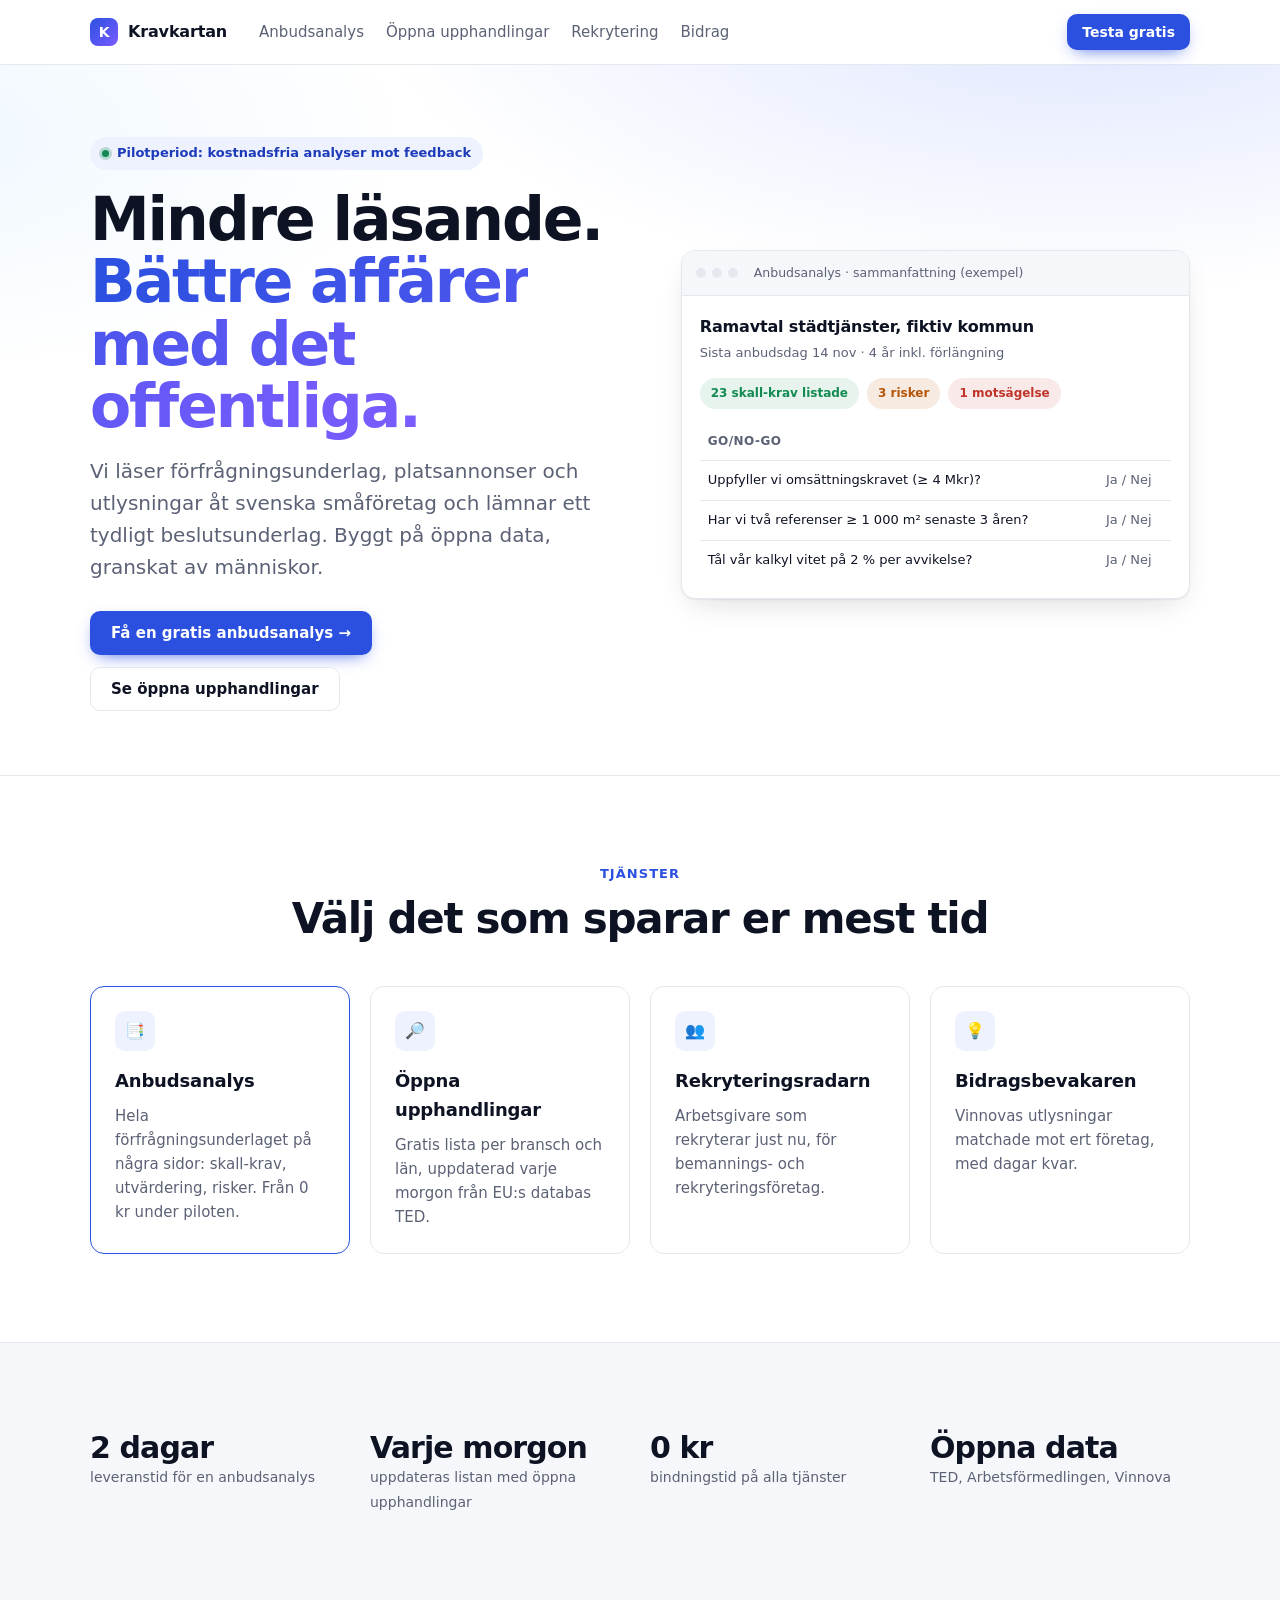
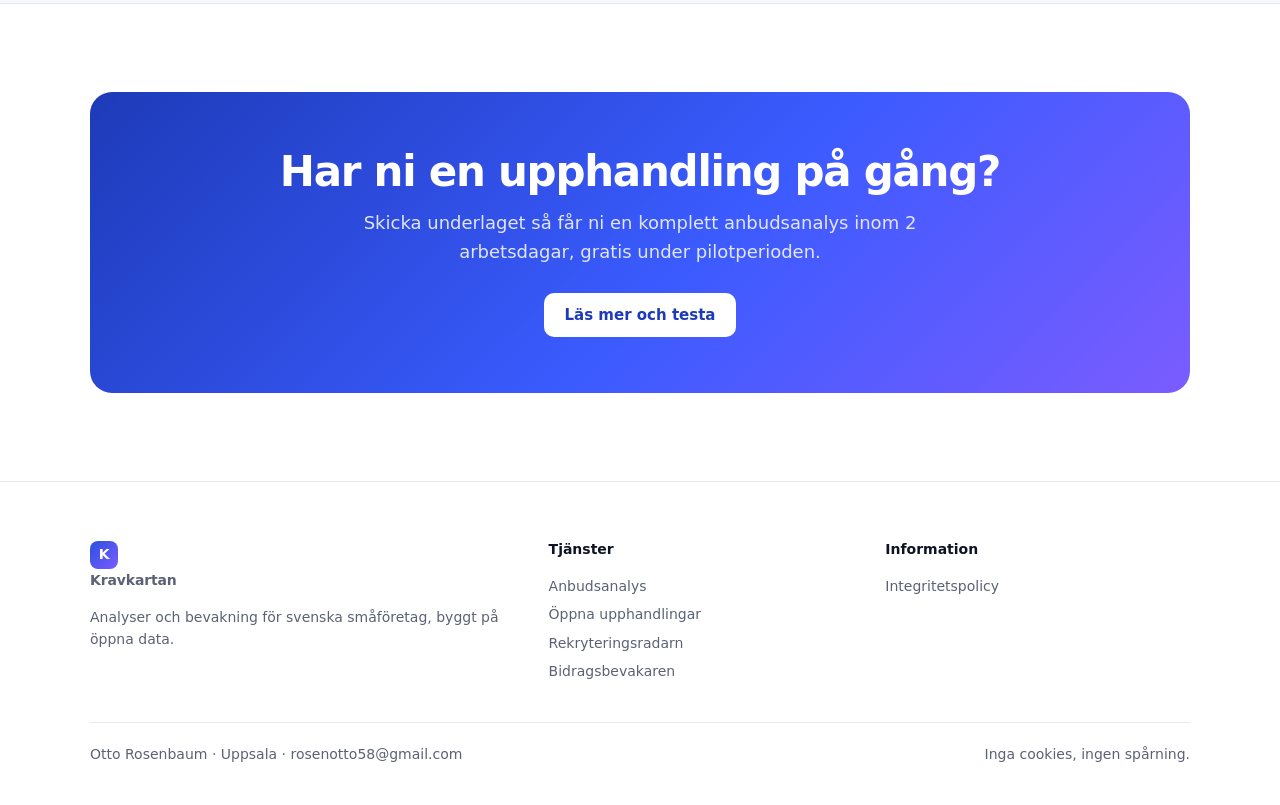
<file: index.html>
<!doctype html>
<html lang="sv">
<head>
<meta charset="utf-8">
<meta name="viewport" content="width=device-width, initial-scale=1">
<title>Kravkartan – analyser och bevakning för småföretag</title>
<meta name="description" content="Anbudsanalyser, upphandlingsbevakning, rekryteringsleads och bidragsbevakning för svenska småföretag. Byggt på öppna data.">
<link rel="stylesheet" href="style.css?v=3">
</head>
<body>

<nav class="nav"><div class="wrap">
  <a class="logo" href="./"><span class="logo-mark">K</span>Kravkartan</a>
  <div class="nav-links"><a href="upphandling/">Anbudsanalys</a><a href="bevakning/">Öppna upphandlingar</a><a href="rekrytering/">Rekrytering</a><a href="bidrag/">Bidrag</a></div>
  <a class="btn btn-primary btn-sm nav-cta" href="upphandling/">Testa gratis</a>
</div></nav>

<header class="hero"><div class="wrap">
  <div>
    <span class="pill"><span class="dot"></span>Pilotperiod: kostnadsfria analyser mot feedback</span>
    <h1>Mindre läsande. <span class="grad">Bättre affärer med det offentliga.</span></h1>
    <p class="lead">Vi läser förfrågningsunderlag, platsannonser och utlysningar åt svenska småföretag och lämnar
      ett tydligt beslutsunderlag. Byggt på öppna data, granskat av människor.</p>
    <div class="cta-row">
      <a class="btn btn-primary" href="upphandling/">Få en gratis anbudsanalys →</a>
      <a class="btn btn-secondary" href="bevakning/">Se öppna upphandlingar</a>
    </div>
  </div>
  <div class="mock">
    <div class="mock-bar"><i></i><i></i><i></i><span>Anbudsanalys · sammanfattning (exempel)</span></div>
    <div class="mock-body">
      <div class="mock-title">Ramavtal städtjänster, fiktiv kommun</div>
      <div class="mock-sub">Sista anbudsdag 14 nov · 4 år inkl. förlängning</div>
      <div class="chips"><span class="chip ok">23 skall-krav listade</span><span class="chip warn">3 risker</span><span class="chip danger">1 motsägelse</span></div>
      <div class="scroll-x"><table class="tbl">
        <tr><th>Go/no-go</th><th></th></tr>
        <tr><td>Uppfyller vi omsättningskravet (≥ 4 Mkr)?</td><td class="n">Ja / Nej</td></tr>
        <tr><td>Har vi två referenser ≥ 1 000 m² senaste 3 åren?</td><td class="n">Ja / Nej</td></tr>
        <tr><td>Tål vår kalkyl vitet på 2 % per avvikelse?</td><td class="n">Ja / Nej</td></tr>
      </table></div>
    </div>
  </div>
</div></header>

<section><div class="wrap">
  <div class="section-head center"><div class="kicker">Tjänster</div><h2>Välj det som sparar er mest tid</h2></div>
  <div class="grid-3" style="grid-template-columns:repeat(auto-fit,minmax(240px,1fr))">
    <a class="card" href="upphandling/" style="color:inherit;text-decoration:none;border-color:var(--accent)">
      <div class="icon">📑</div><h3>Anbudsanalys</h3><p>Hela förfrågningsunderlaget på några sidor: skall-krav, utvärdering, risker. Från 0 kr under piloten.</p></a>
    <a class="card" href="bevakning/" style="color:inherit;text-decoration:none">
      <div class="icon">🔎</div><h3>Öppna upphandlingar</h3><p>Gratis lista per bransch och län, uppdaterad varje morgon från EU:s databas TED.</p></a>
    <a class="card" href="rekrytering/" style="color:inherit;text-decoration:none">
      <div class="icon">👥</div><h3>Rekryteringsradarn</h3><p>Arbetsgivare som rekryterar just nu, för bemannings- och rekryteringsföretag.</p></a>
    <a class="card" href="bidrag/" style="color:inherit;text-decoration:none">
      <div class="icon">💡</div><h3>Bidragsbevakaren</h3><p>Vinnovas utlysningar matchade mot ert företag, med dagar kvar.</p></a>
  </div>
</div></section>

<section class="soft"><div class="wrap">
  <div class="facts">
    <div class="fact"><b>2 dagar</b><span>leveranstid för en anbudsanalys</span></div>
    <div class="fact"><b>Varje morgon</b><span>uppdateras listan med öppna upphandlingar</span></div>
    <div class="fact"><b>0 kr</b><span>bindningstid på alla tjänster</span></div>
    <div class="fact"><b>Öppna data</b><span>TED, Arbetsförmedlingen, Vinnova</span></div>
  </div>
</div></section>

<section style="padding-bottom:88px"><div class="wrap">
  <div class="cta-band">
    <h2>Har ni en upphandling på gång?</h2>
    <p>Skicka underlaget så får ni en komplett anbudsanalys inom 2 arbetsdagar, gratis under pilotperioden.</p>
    <div class="cta-row" style="justify-content:center"><a class="btn btn-primary" href="upphandling/">Läs mer och testa</a></div>
  </div>
</div></section>

<footer class="footer"><div class="wrap">
  <div class="cols">
    <div><a class="logo" href="./"><span class="logo-mark">K</span>Kravkartan</a>
      <p style="margin:12px 0 0;max-width:30em">Analyser och bevakning för svenska småföretag, byggt på öppna data.</p></div>
    <div><h4>Tjänster</h4><a href="upphandling/">Anbudsanalys</a><a href="bevakning/">Öppna upphandlingar</a><a href="rekrytering/">Rekryteringsradarn</a><a href="bidrag/">Bidragsbevakaren</a></div>
    <div><h4>Information</h4><a href="integritet.html">Integritetspolicy</a></div>
  </div>
  <div class="legal"><span data-seller></span><span>Inga cookies, ingen spårning.</span></div>
</div></footer>
<script src="config.js?v=3"></script><script src="site.js?v=3"></script>
</body>
</html>
</file>
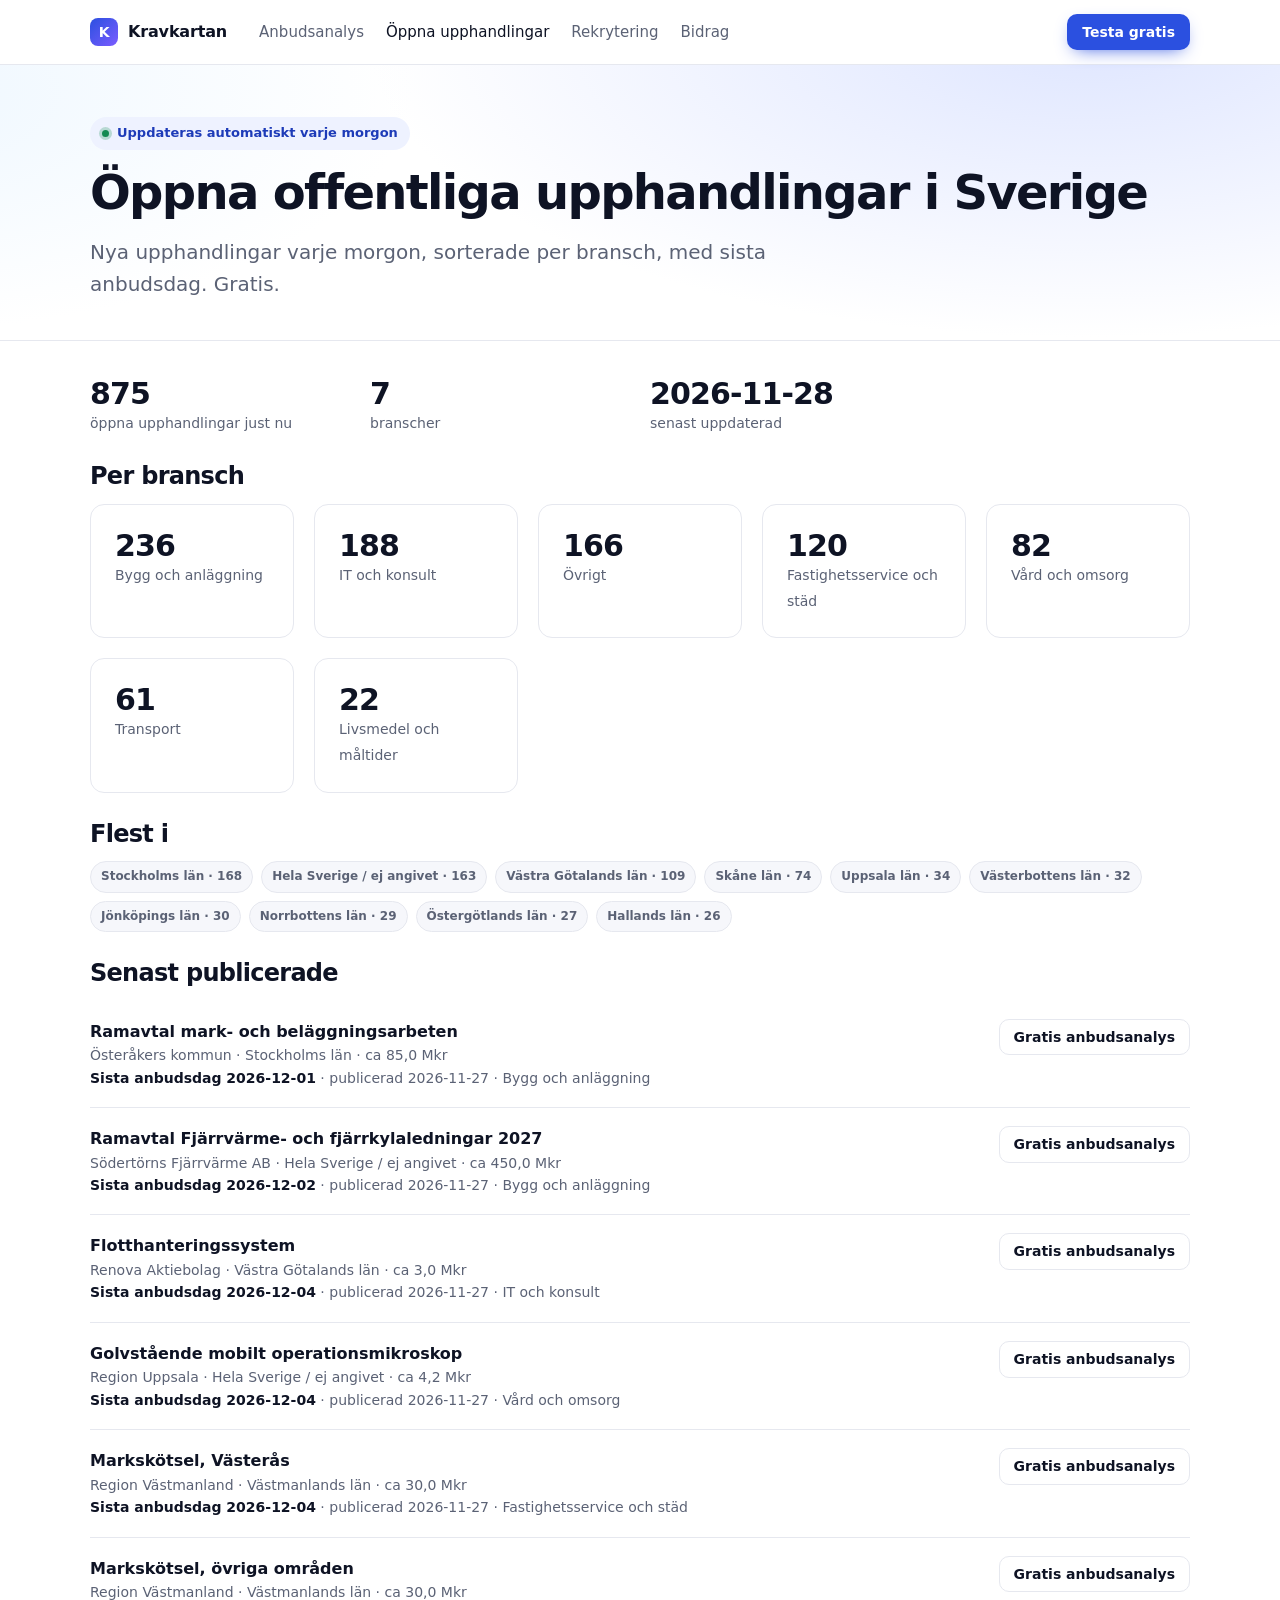
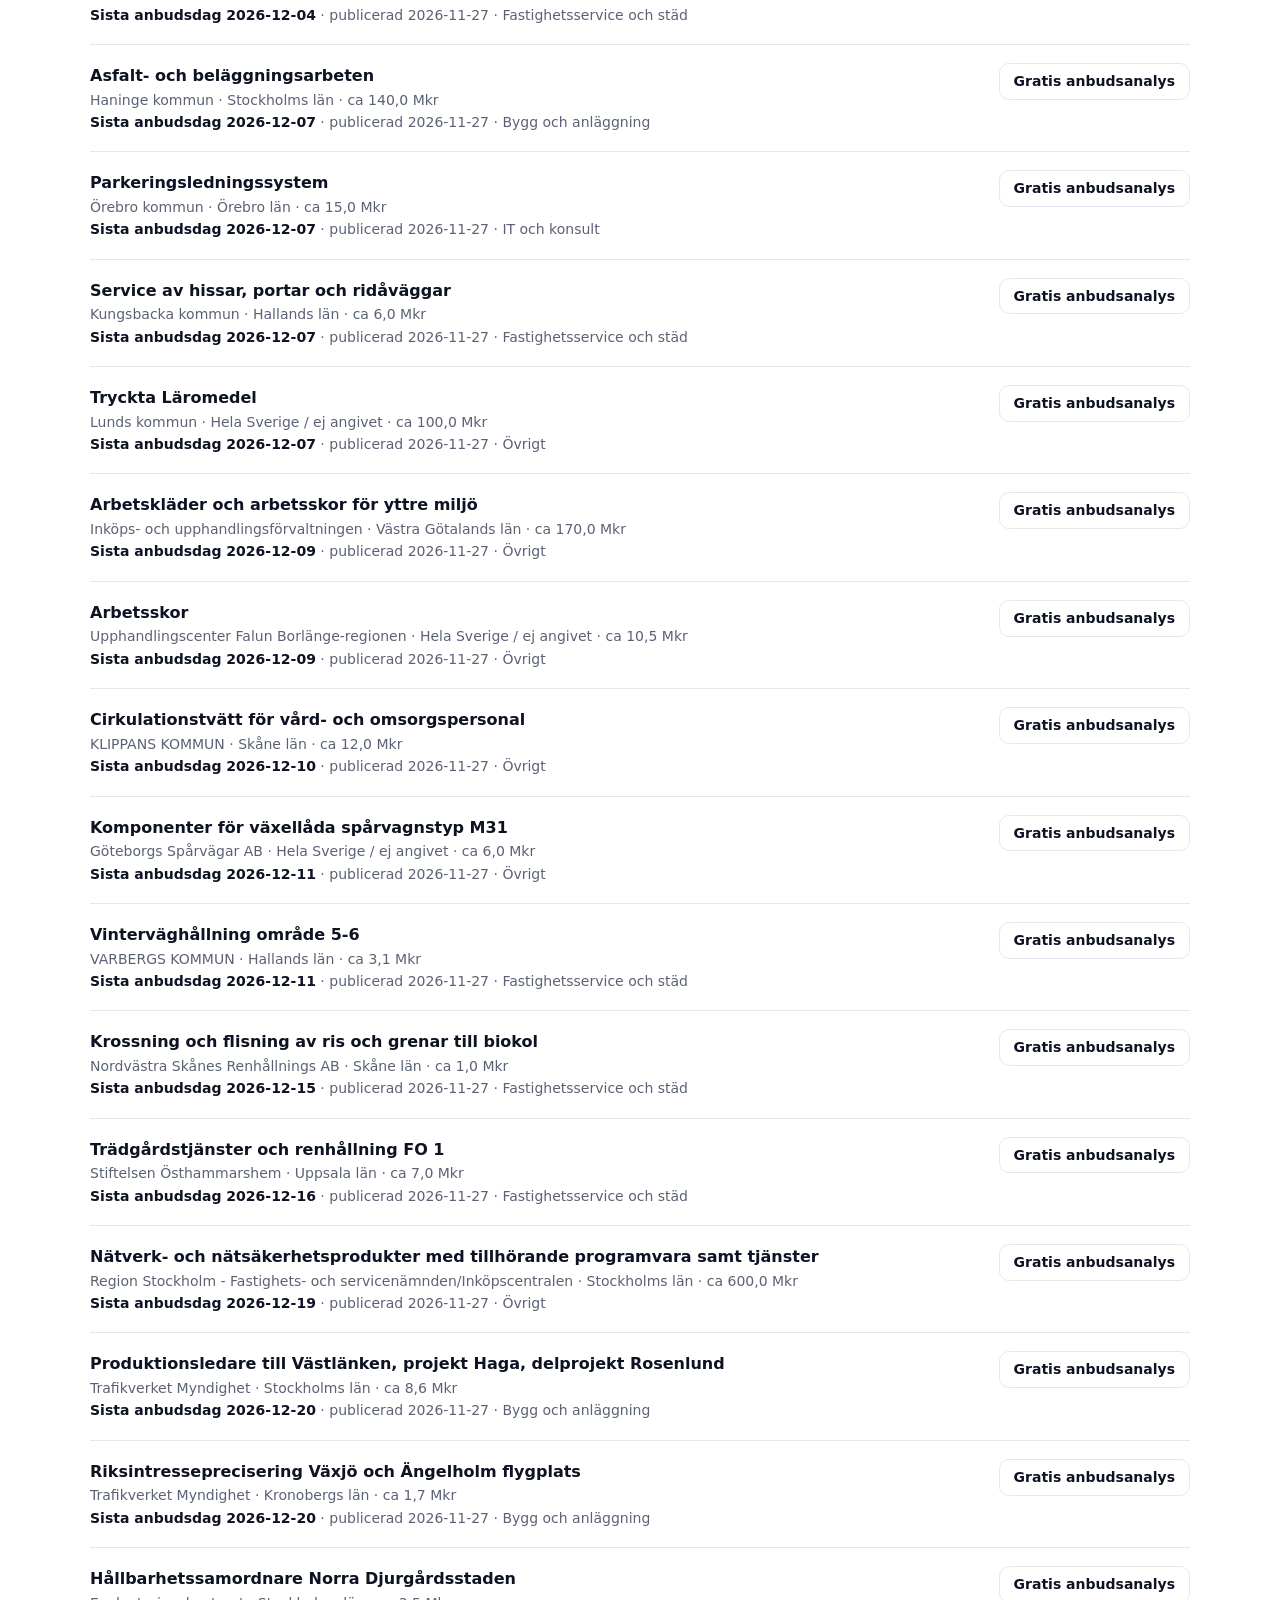
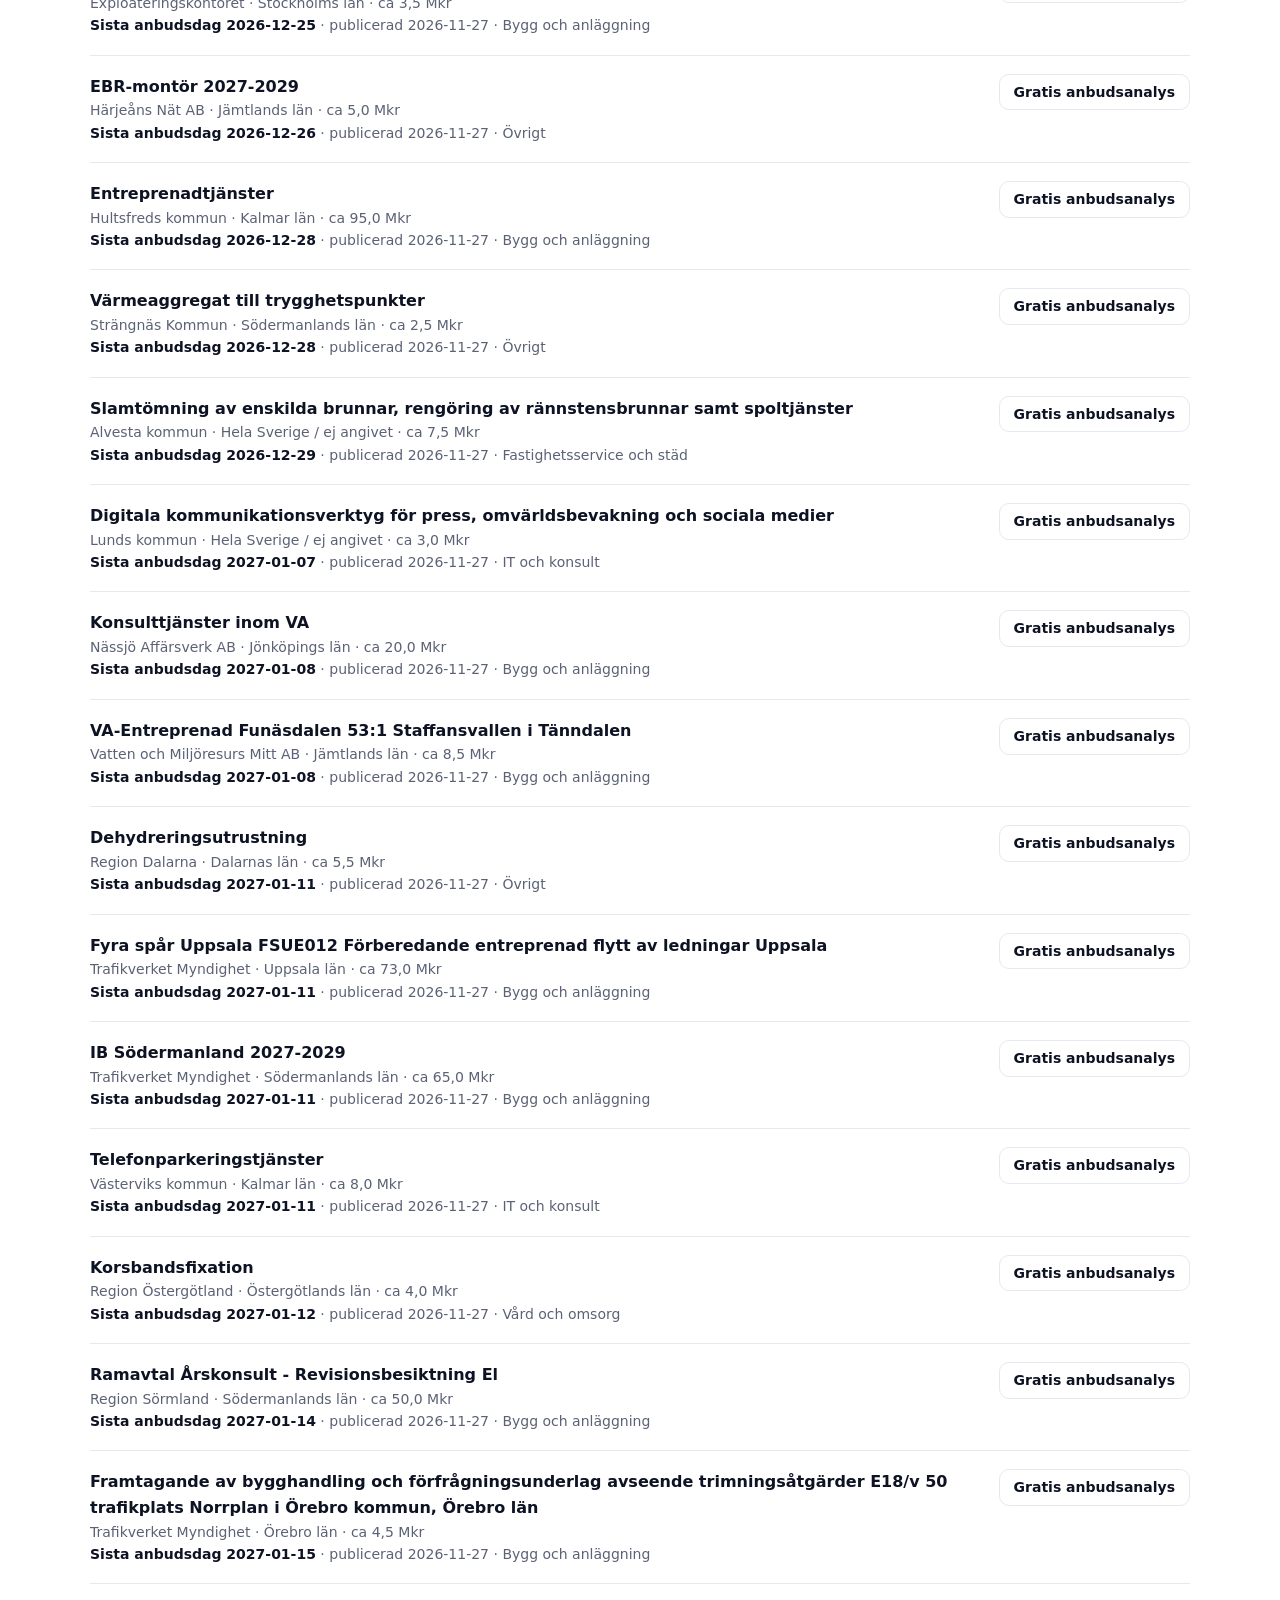
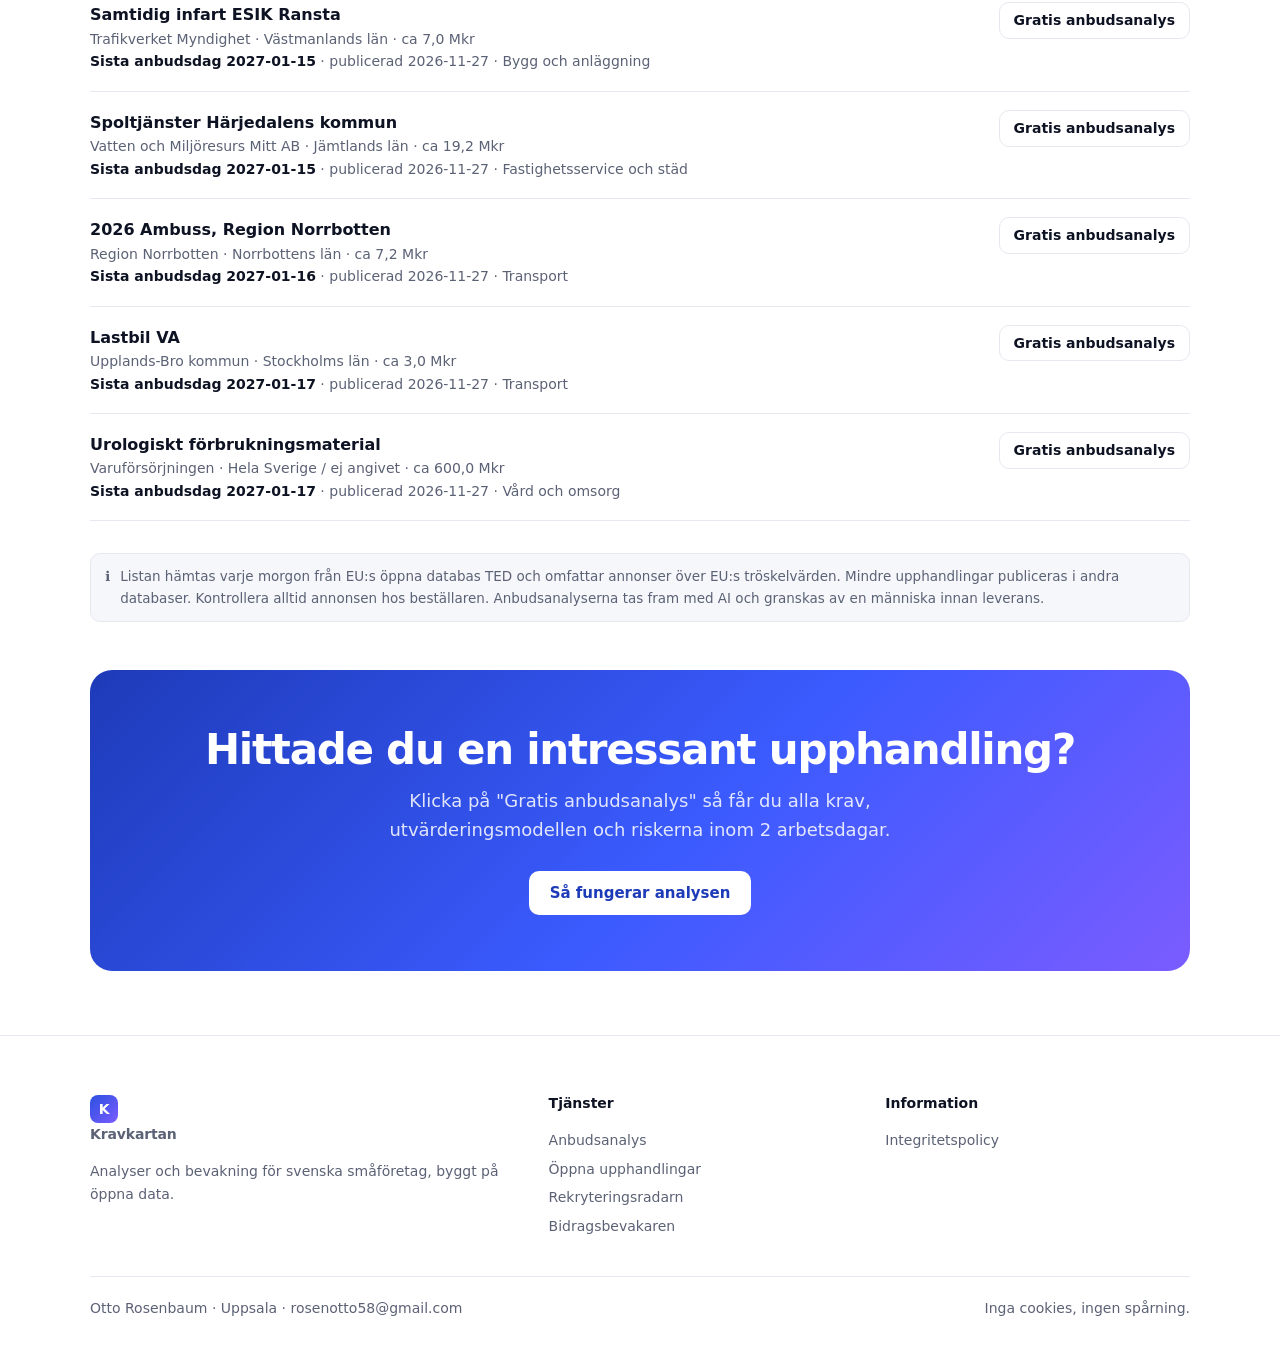
<file: bevakning/index.html>
<!doctype html>
<html lang="sv"><head><meta charset="utf-8"><meta name="viewport" content="width=device-width, initial-scale=1">
<title>Öppna offentliga upphandlingar i Sverige – Kravkartan</title><meta name="description" content="Nya upphandlingar varje morgon, sorterade per bransch, med sista anbudsdag. Gratis.">
<link rel="stylesheet" href="../style.css?v=3"></head>
<body>
<nav class="nav"><div class="wrap">
  <a class="logo" href="../"><span class="logo-mark">K</span>Kravkartan</a>
  <div class="nav-links"><a href="../upphandling/">Anbudsanalys</a><a href="../bevakning/" aria-current="page">Öppna upphandlingar</a>
    <a href="../rekrytering/">Rekrytering</a><a href="../bidrag/">Bidrag</a></div>
  <a class="btn btn-primary btn-sm nav-cta" href="../upphandling/">Testa gratis</a>
</div></nav>
<header class="hero" style="padding:52px 0 40px"><div class="wrap" style="display:block">
  <span class="pill"><span class="dot"></span>Uppdateras automatiskt varje morgon</span>
  <h1 style="font-size:clamp(32px,4.4vw,48px)">Öppna offentliga upphandlingar i Sverige</h1><p class="lead" style="margin:0">Nya upphandlingar varje morgon, sorterade per bransch, med sista anbudsdag. Gratis.</p>
</div></header>
<main><div class="wrap" style="padding-top:36px;padding-bottom:64px"><div class="facts" style="margin-bottom:28px"><div class="fact"><b>875</b><span>öppna upphandlingar just nu</span></div><div class="fact"><b>7</b><span>branscher</span></div><div class="fact"><b>2026-11-28</b><span>senast uppdaterad</span></div></div><h2 style="font-size:24px">Per bransch</h2><div class="grid-3" style="grid-template-columns:repeat(auto-fit,minmax(170px,1fr));margin-bottom:28px"><a class="card" href="bygg.html" style="color:inherit;text-decoration:none"><div class="fact"><b>236</b><span>Bygg och anläggning</span></div></a><a class="card" href="it-konsult.html" style="color:inherit;text-decoration:none"><div class="fact"><b>188</b><span>IT och konsult</span></div></a><a class="card" href="ovrigt.html" style="color:inherit;text-decoration:none"><div class="fact"><b>166</b><span>Övrigt</span></div></a><a class="card" href="fastighet-stad.html" style="color:inherit;text-decoration:none"><div class="fact"><b>120</b><span>Fastighetsservice och städ</span></div></a><a class="card" href="vard-omsorg.html" style="color:inherit;text-decoration:none"><div class="fact"><b>82</b><span>Vård och omsorg</span></div></a><a class="card" href="transport.html" style="color:inherit;text-decoration:none"><div class="fact"><b>61</b><span>Transport</span></div></a><a class="card" href="livsmedel.html" style="color:inherit;text-decoration:none"><div class="fact"><b>22</b><span>Livsmedel och måltider</span></div></a></div><h2 style="font-size:24px">Flest i</h2><div class="chips" style="margin-bottom:28px"><span class="chip">Stockholms län · 168</span><span class="chip">Hela Sverige / ej angivet · 163</span><span class="chip">Västra Götalands län · 109</span><span class="chip">Skåne län · 74</span><span class="chip">Uppsala län · 34</span><span class="chip">Västerbottens län · 32</span><span class="chip">Jönköpings län · 30</span><span class="chip">Norrbottens län · 29</span><span class="chip">Östergötlands län · 27</span><span class="chip">Hallands län · 26</span></div><h2 style="font-size:24px">Senast publicerade</h2><div class="list-item"><div><a class="t" href="https://ted.europa.eu/sv/notice/-/detail/828123-2026" rel="noopener">Ramavtal mark- och beläggningsarbeten</a><div class="m">Österåkers kommun · Stockholms län · ca 85,0 Mkr</div><div class="m"><span class="deadline">Sista anbudsdag 2026-12-01</span> · publicerad 2026-11-27 · Bygg och anläggning</div></div><a class="btn btn-secondary btn-sm" href="mailto:rosenotto58@gmail.com?subject=Gratis%20anbudsanalys%3A%20Ramavtal%20mark-%20och%20bel%C3%A4ggningsarbeten%20%28828123-2026%29&body=Hej%21%0A%0AVi%20funderar%20p%C3%A5%20att%20l%C3%A4mna%20anbud%20i%3A%0ARamavtal%20mark-%20och%20bel%C3%A4ggningsarbeten%0A%C3%96ster%C3%A5kers%20kommun%0ATED%3A%20https%3A//ted.europa.eu/sv/notice/-/detail/828123-2026%0A%0AVi%20vill%20g%C3%A4rna%20ha%20en%20gratis%20pilotanalys%20%28kravmatris%2C%20skall-krav%2C%20utv%C3%A4rderingsmodell%2C%20risker%29.%0AF%C3%B6retag%3A%0AKontaktperson%3A%0A%0A%28k%C3%A4lla%3A%20bevakning%29">Gratis anbudsanalys</a></div><div class="list-item"><div><a class="t" href="https://ted.europa.eu/sv/notice/-/detail/827351-2026" rel="noopener">Ramavtal Fjärrvärme- och fjärrkylaledningar 2027</a><div class="m">Södertörns Fjärrvärme AB · Hela Sverige / ej angivet · ca 450,0 Mkr</div><div class="m"><span class="deadline">Sista anbudsdag 2026-12-02</span> · publicerad 2026-11-27 · Bygg och anläggning</div></div><a class="btn btn-secondary btn-sm" href="mailto:rosenotto58@gmail.com?subject=Gratis%20anbudsanalys%3A%20Ramavtal%20Fj%C3%A4rrv%C3%A4rme-%20och%20fj%C3%A4rrkylaledningar%202027%20%28827351-2026%29&body=Hej%21%0A%0AVi%20funderar%20p%C3%A5%20att%20l%C3%A4mna%20anbud%20i%3A%0ARamavtal%20Fj%C3%A4rrv%C3%A4rme-%20och%20fj%C3%A4rrkylaledningar%202027%0AS%C3%B6dert%C3%B6rns%20Fj%C3%A4rrv%C3%A4rme%20AB%0ATED%3A%20https%3A//ted.europa.eu/sv/notice/-/detail/827351-2026%0A%0AVi%20vill%20g%C3%A4rna%20ha%20en%20gratis%20pilotanalys%20%28kravmatris%2C%20skall-krav%2C%20utv%C3%A4rderingsmodell%2C%20risker%29.%0AF%C3%B6retag%3A%0AKontaktperson%3A%0A%0A%28k%C3%A4lla%3A%20bevakning%29">Gratis anbudsanalys</a></div><div class="list-item"><div><a class="t" href="https://ted.europa.eu/sv/notice/-/detail/825773-2026" rel="noopener">Flotthanteringssystem</a><div class="m">Renova Aktiebolag · Västra Götalands län · ca 3,0 Mkr</div><div class="m"><span class="deadline">Sista anbudsdag 2026-12-04</span> · publicerad 2026-11-27 · IT och konsult</div></div><a class="btn btn-secondary btn-sm" href="mailto:rosenotto58@gmail.com?subject=Gratis%20anbudsanalys%3A%20Flotthanteringssystem%20%28825773-2026%29&body=Hej%21%0A%0AVi%20funderar%20p%C3%A5%20att%20l%C3%A4mna%20anbud%20i%3A%0AFlotthanteringssystem%0ARenova%20Aktiebolag%0ATED%3A%20https%3A//ted.europa.eu/sv/notice/-/detail/825773-2026%0A%0AVi%20vill%20g%C3%A4rna%20ha%20en%20gratis%20pilotanalys%20%28kravmatris%2C%20skall-krav%2C%20utv%C3%A4rderingsmodell%2C%20risker%29.%0AF%C3%B6retag%3A%0AKontaktperson%3A%0A%0A%28k%C3%A4lla%3A%20bevakning%29">Gratis anbudsanalys</a></div><div class="list-item"><div><a class="t" href="https://ted.europa.eu/sv/notice/-/detail/827071-2026" rel="noopener">Golvstående mobilt operationsmikroskop</a><div class="m">Region Uppsala · Hela Sverige / ej angivet · ca 4,2 Mkr</div><div class="m"><span class="deadline">Sista anbudsdag 2026-12-04</span> · publicerad 2026-11-27 · Vård och omsorg</div></div><a class="btn btn-secondary btn-sm" href="mailto:rosenotto58@gmail.com?subject=Gratis%20anbudsanalys%3A%20Golvst%C3%A5ende%20mobilt%20operationsmikroskop%20%28827071-2026%29&body=Hej%21%0A%0AVi%20funderar%20p%C3%A5%20att%20l%C3%A4mna%20anbud%20i%3A%0AGolvst%C3%A5ende%20mobilt%20operationsmikroskop%0ARegion%20Uppsala%0ATED%3A%20https%3A//ted.europa.eu/sv/notice/-/detail/827071-2026%0A%0AVi%20vill%20g%C3%A4rna%20ha%20en%20gratis%20pilotanalys%20%28kravmatris%2C%20skall-krav%2C%20utv%C3%A4rderingsmodell%2C%20risker%29.%0AF%C3%B6retag%3A%0AKontaktperson%3A%0A%0A%28k%C3%A4lla%3A%20bevakning%29">Gratis anbudsanalys</a></div><div class="list-item"><div><a class="t" href="https://ted.europa.eu/sv/notice/-/detail/827004-2026" rel="noopener">Markskötsel, Västerås</a><div class="m">Region Västmanland · Västmanlands län · ca 30,0 Mkr</div><div class="m"><span class="deadline">Sista anbudsdag 2026-12-04</span> · publicerad 2026-11-27 · Fastighetsservice och städ</div></div><a class="btn btn-secondary btn-sm" href="mailto:rosenotto58@gmail.com?subject=Gratis%20anbudsanalys%3A%20Marksk%C3%B6tsel%2C%20V%C3%A4ster%C3%A5s%20%28827004-2026%29&body=Hej%21%0A%0AVi%20funderar%20p%C3%A5%20att%20l%C3%A4mna%20anbud%20i%3A%0AMarksk%C3%B6tsel%2C%20V%C3%A4ster%C3%A5s%0ARegion%20V%C3%A4stmanland%0ATED%3A%20https%3A//ted.europa.eu/sv/notice/-/detail/827004-2026%0A%0AVi%20vill%20g%C3%A4rna%20ha%20en%20gratis%20pilotanalys%20%28kravmatris%2C%20skall-krav%2C%20utv%C3%A4rderingsmodell%2C%20risker%29.%0AF%C3%B6retag%3A%0AKontaktperson%3A%0A%0A%28k%C3%A4lla%3A%20bevakning%29">Gratis anbudsanalys</a></div><div class="list-item"><div><a class="t" href="https://ted.europa.eu/sv/notice/-/detail/825801-2026" rel="noopener">Markskötsel, övriga områden</a><div class="m">Region Västmanland · Västmanlands län · ca 30,0 Mkr</div><div class="m"><span class="deadline">Sista anbudsdag 2026-12-04</span> · publicerad 2026-11-27 · Fastighetsservice och städ</div></div><a class="btn btn-secondary btn-sm" href="mailto:rosenotto58@gmail.com?subject=Gratis%20anbudsanalys%3A%20Marksk%C3%B6tsel%2C%20%C3%B6vriga%20omr%C3%A5den%20%28825801-2026%29&body=Hej%21%0A%0AVi%20funderar%20p%C3%A5%20att%20l%C3%A4mna%20anbud%20i%3A%0AMarksk%C3%B6tsel%2C%20%C3%B6vriga%20omr%C3%A5den%0ARegion%20V%C3%A4stmanland%0ATED%3A%20https%3A//ted.europa.eu/sv/notice/-/detail/825801-2026%0A%0AVi%20vill%20g%C3%A4rna%20ha%20en%20gratis%20pilotanalys%20%28kravmatris%2C%20skall-krav%2C%20utv%C3%A4rderingsmodell%2C%20risker%29.%0AF%C3%B6retag%3A%0AKontaktperson%3A%0A%0A%28k%C3%A4lla%3A%20bevakning%29">Gratis anbudsanalys</a></div><div class="list-item"><div><a class="t" href="https://ted.europa.eu/sv/notice/-/detail/824604-2026" rel="noopener">Asfalt- och beläggningsarbeten</a><div class="m">Haninge kommun · Stockholms län · ca 140,0 Mkr</div><div class="m"><span class="deadline">Sista anbudsdag 2026-12-07</span> · publicerad 2026-11-27 · Bygg och anläggning</div></div><a class="btn btn-secondary btn-sm" href="mailto:rosenotto58@gmail.com?subject=Gratis%20anbudsanalys%3A%20Asfalt-%20och%20bel%C3%A4ggningsarbeten%20%28824604-2026%29&body=Hej%21%0A%0AVi%20funderar%20p%C3%A5%20att%20l%C3%A4mna%20anbud%20i%3A%0AAsfalt-%20och%20bel%C3%A4ggningsarbeten%0AHaninge%20kommun%0ATED%3A%20https%3A//ted.europa.eu/sv/notice/-/detail/824604-2026%0A%0AVi%20vill%20g%C3%A4rna%20ha%20en%20gratis%20pilotanalys%20%28kravmatris%2C%20skall-krav%2C%20utv%C3%A4rderingsmodell%2C%20risker%29.%0AF%C3%B6retag%3A%0AKontaktperson%3A%0A%0A%28k%C3%A4lla%3A%20bevakning%29">Gratis anbudsanalys</a></div><div class="list-item"><div><a class="t" href="https://ted.europa.eu/sv/notice/-/detail/824591-2026" rel="noopener">Parkeringsledningssystem</a><div class="m">Örebro kommun · Örebro län · ca 15,0 Mkr</div><div class="m"><span class="deadline">Sista anbudsdag 2026-12-07</span> · publicerad 2026-11-27 · IT och konsult</div></div><a class="btn btn-secondary btn-sm" href="mailto:rosenotto58@gmail.com?subject=Gratis%20anbudsanalys%3A%20Parkeringsledningssystem%20%28824591-2026%29&body=Hej%21%0A%0AVi%20funderar%20p%C3%A5%20att%20l%C3%A4mna%20anbud%20i%3A%0AParkeringsledningssystem%0A%C3%96rebro%20kommun%0ATED%3A%20https%3A//ted.europa.eu/sv/notice/-/detail/824591-2026%0A%0AVi%20vill%20g%C3%A4rna%20ha%20en%20gratis%20pilotanalys%20%28kravmatris%2C%20skall-krav%2C%20utv%C3%A4rderingsmodell%2C%20risker%29.%0AF%C3%B6retag%3A%0AKontaktperson%3A%0A%0A%28k%C3%A4lla%3A%20bevakning%29">Gratis anbudsanalys</a></div><div class="list-item"><div><a class="t" href="https://ted.europa.eu/sv/notice/-/detail/825701-2026" rel="noopener">Service av hissar, portar och ridåväggar</a><div class="m">Kungsbacka kommun · Hallands län · ca 6,0 Mkr</div><div class="m"><span class="deadline">Sista anbudsdag 2026-12-07</span> · publicerad 2026-11-27 · Fastighetsservice och städ</div></div><a class="btn btn-secondary btn-sm" href="mailto:rosenotto58@gmail.com?subject=Gratis%20anbudsanalys%3A%20Service%20av%20hissar%2C%20portar%20och%20rid%C3%A5v%C3%A4ggar%20%28825701-2026%29&body=Hej%21%0A%0AVi%20funderar%20p%C3%A5%20att%20l%C3%A4mna%20anbud%20i%3A%0AService%20av%20hissar%2C%20portar%20och%20rid%C3%A5v%C3%A4ggar%0AKungsbacka%20kommun%0ATED%3A%20https%3A//ted.europa.eu/sv/notice/-/detail/825701-2026%0A%0AVi%20vill%20g%C3%A4rna%20ha%20en%20gratis%20pilotanalys%20%28kravmatris%2C%20skall-krav%2C%20utv%C3%A4rderingsmodell%2C%20risker%29.%0AF%C3%B6retag%3A%0AKontaktperson%3A%0A%0A%28k%C3%A4lla%3A%20bevakning%29">Gratis anbudsanalys</a></div><div class="list-item"><div><a class="t" href="https://ted.europa.eu/sv/notice/-/detail/826659-2026" rel="noopener">Tryckta Läromedel</a><div class="m">Lunds kommun · Hela Sverige / ej angivet · ca 100,0 Mkr</div><div class="m"><span class="deadline">Sista anbudsdag 2026-12-07</span> · publicerad 2026-11-27 · Övrigt</div></div><a class="btn btn-secondary btn-sm" href="mailto:rosenotto58@gmail.com?subject=Gratis%20anbudsanalys%3A%20Tryckta%20L%C3%A4romedel%20%28826659-2026%29&body=Hej%21%0A%0AVi%20funderar%20p%C3%A5%20att%20l%C3%A4mna%20anbud%20i%3A%0ATryckta%20L%C3%A4romedel%0ALunds%20kommun%0ATED%3A%20https%3A//ted.europa.eu/sv/notice/-/detail/826659-2026%0A%0AVi%20vill%20g%C3%A4rna%20ha%20en%20gratis%20pilotanalys%20%28kravmatris%2C%20skall-krav%2C%20utv%C3%A4rderingsmodell%2C%20risker%29.%0AF%C3%B6retag%3A%0AKontaktperson%3A%0A%0A%28k%C3%A4lla%3A%20bevakning%29">Gratis anbudsanalys</a></div><div class="list-item"><div><a class="t" href="https://ted.europa.eu/sv/notice/-/detail/827396-2026" rel="noopener">Arbetskläder och arbetsskor för yttre miljö</a><div class="m">Inköps- och upphandlingsförvaltningen · Västra Götalands län · ca 170,0 Mkr</div><div class="m"><span class="deadline">Sista anbudsdag 2026-12-09</span> · publicerad 2026-11-27 · Övrigt</div></div><a class="btn btn-secondary btn-sm" href="mailto:rosenotto58@gmail.com?subject=Gratis%20anbudsanalys%3A%20Arbetskl%C3%A4der%20och%20arbetsskor%20f%C3%B6r%20yttre%20milj%C3%B6%20%28827396-2026%29&body=Hej%21%0A%0AVi%20funderar%20p%C3%A5%20att%20l%C3%A4mna%20anbud%20i%3A%0AArbetskl%C3%A4der%20och%20arbetsskor%20f%C3%B6r%20yttre%20milj%C3%B6%0AInk%C3%B6ps-%20och%20upphandlingsf%C3%B6rvaltningen%0ATED%3A%20https%3A//ted.europa.eu/sv/notice/-/detail/827396-2026%0A%0AVi%20vill%20g%C3%A4rna%20ha%20en%20gratis%20pilotanalys%20%28kravmatris%2C%20skall-krav%2C%20utv%C3%A4rderingsmodell%2C%20risker%29.%0AF%C3%B6retag%3A%0AKontaktperson%3A%0A%0A%28k%C3%A4lla%3A%20bevakning%29">Gratis anbudsanalys</a></div><div class="list-item"><div><a class="t" href="https://ted.europa.eu/sv/notice/-/detail/826417-2026" rel="noopener">Arbetsskor</a><div class="m">Upphandlingscenter Falun Borlänge-regionen · Hela Sverige / ej angivet · ca 10,5 Mkr</div><div class="m"><span class="deadline">Sista anbudsdag 2026-12-09</span> · publicerad 2026-11-27 · Övrigt</div></div><a class="btn btn-secondary btn-sm" href="mailto:rosenotto58@gmail.com?subject=Gratis%20anbudsanalys%3A%20Arbetsskor%20%28826417-2026%29&body=Hej%21%0A%0AVi%20funderar%20p%C3%A5%20att%20l%C3%A4mna%20anbud%20i%3A%0AArbetsskor%0AUpphandlingscenter%20Falun%20Borl%C3%A4nge-regionen%0ATED%3A%20https%3A//ted.europa.eu/sv/notice/-/detail/826417-2026%0A%0AVi%20vill%20g%C3%A4rna%20ha%20en%20gratis%20pilotanalys%20%28kravmatris%2C%20skall-krav%2C%20utv%C3%A4rderingsmodell%2C%20risker%29.%0AF%C3%B6retag%3A%0AKontaktperson%3A%0A%0A%28k%C3%A4lla%3A%20bevakning%29">Gratis anbudsanalys</a></div><div class="list-item"><div><a class="t" href="https://ted.europa.eu/sv/notice/-/detail/826513-2026" rel="noopener">Cirkulationstvätt för vård- och omsorgspersonal</a><div class="m">KLIPPANS KOMMUN · Skåne län · ca 12,0 Mkr</div><div class="m"><span class="deadline">Sista anbudsdag 2026-12-10</span> · publicerad 2026-11-27 · Övrigt</div></div><a class="btn btn-secondary btn-sm" href="mailto:rosenotto58@gmail.com?subject=Gratis%20anbudsanalys%3A%20Cirkulationstv%C3%A4tt%20f%C3%B6r%20v%C3%A5rd-%20och%20omsorgspersonal%20%28826513-2026%29&body=Hej%21%0A%0AVi%20funderar%20p%C3%A5%20att%20l%C3%A4mna%20anbud%20i%3A%0ACirkulationstv%C3%A4tt%20f%C3%B6r%20v%C3%A5rd-%20och%20omsorgspersonal%0AKLIPPANS%20KOMMUN%0ATED%3A%20https%3A//ted.europa.eu/sv/notice/-/detail/826513-2026%0A%0AVi%20vill%20g%C3%A4rna%20ha%20en%20gratis%20pilotanalys%20%28kravmatris%2C%20skall-krav%2C%20utv%C3%A4rderingsmodell%2C%20risker%29.%0AF%C3%B6retag%3A%0AKontaktperson%3A%0A%0A%28k%C3%A4lla%3A%20bevakning%29">Gratis anbudsanalys</a></div><div class="list-item"><div><a class="t" href="https://ted.europa.eu/sv/notice/-/detail/824887-2026" rel="noopener">Komponenter för växellåda spårvagnstyp M31</a><div class="m">Göteborgs Spårvägar AB · Hela Sverige / ej angivet · ca 6,0 Mkr</div><div class="m"><span class="deadline">Sista anbudsdag 2026-12-11</span> · publicerad 2026-11-27 · Övrigt</div></div><a class="btn btn-secondary btn-sm" href="mailto:rosenotto58@gmail.com?subject=Gratis%20anbudsanalys%3A%20Komponenter%20f%C3%B6r%20v%C3%A4xell%C3%A5da%20sp%C3%A5rvagnstyp%20M31%20%28824887-2026%29&body=Hej%21%0A%0AVi%20funderar%20p%C3%A5%20att%20l%C3%A4mna%20anbud%20i%3A%0AKomponenter%20f%C3%B6r%20v%C3%A4xell%C3%A5da%20sp%C3%A5rvagnstyp%20M31%0AG%C3%B6teborgs%20Sp%C3%A5rv%C3%A4gar%20AB%0ATED%3A%20https%3A//ted.europa.eu/sv/notice/-/detail/824887-2026%0A%0AVi%20vill%20g%C3%A4rna%20ha%20en%20gratis%20pilotanalys%20%28kravmatris%2C%20skall-krav%2C%20utv%C3%A4rderingsmodell%2C%20risker%29.%0AF%C3%B6retag%3A%0AKontaktperson%3A%0A%0A%28k%C3%A4lla%3A%20bevakning%29">Gratis anbudsanalys</a></div><div class="list-item"><div><a class="t" href="https://ted.europa.eu/sv/notice/-/detail/825586-2026" rel="noopener">Vinterväghållning område 5-6</a><div class="m">VARBERGS KOMMUN · Hallands län · ca 3,1 Mkr</div><div class="m"><span class="deadline">Sista anbudsdag 2026-12-11</span> · publicerad 2026-11-27 · Fastighetsservice och städ</div></div><a class="btn btn-secondary btn-sm" href="mailto:rosenotto58@gmail.com?subject=Gratis%20anbudsanalys%3A%20Vinterv%C3%A4gh%C3%A5llning%20omr%C3%A5de%205-6%20%28825586-2026%29&body=Hej%21%0A%0AVi%20funderar%20p%C3%A5%20att%20l%C3%A4mna%20anbud%20i%3A%0AVinterv%C3%A4gh%C3%A5llning%20omr%C3%A5de%205-6%0AVARBERGS%20KOMMUN%0ATED%3A%20https%3A//ted.europa.eu/sv/notice/-/detail/825586-2026%0A%0AVi%20vill%20g%C3%A4rna%20ha%20en%20gratis%20pilotanalys%20%28kravmatris%2C%20skall-krav%2C%20utv%C3%A4rderingsmodell%2C%20risker%29.%0AF%C3%B6retag%3A%0AKontaktperson%3A%0A%0A%28k%C3%A4lla%3A%20bevakning%29">Gratis anbudsanalys</a></div><div class="list-item"><div><a class="t" href="https://ted.europa.eu/sv/notice/-/detail/824763-2026" rel="noopener">Krossning och flisning av ris och grenar till biokol</a><div class="m">Nordvästra Skånes Renhållnings AB · Skåne län · ca 1,0 Mkr</div><div class="m"><span class="deadline">Sista anbudsdag 2026-12-15</span> · publicerad 2026-11-27 · Fastighetsservice och städ</div></div><a class="btn btn-secondary btn-sm" href="mailto:rosenotto58@gmail.com?subject=Gratis%20anbudsanalys%3A%20Krossning%20och%20flisning%20av%20ris%20och%20grenar%20till%20biokol%20%28824763-2026%29&body=Hej%21%0A%0AVi%20funderar%20p%C3%A5%20att%20l%C3%A4mna%20anbud%20i%3A%0AKrossning%20och%20flisning%20av%20ris%20och%20grenar%20till%20biokol%0ANordv%C3%A4stra%20Sk%C3%A5nes%20Renh%C3%A5llnings%20AB%0ATED%3A%20https%3A//ted.europa.eu/sv/notice/-/detail/824763-2026%0A%0AVi%20vill%20g%C3%A4rna%20ha%20en%20gratis%20pilotanalys%20%28kravmatris%2C%20skall-krav%2C%20utv%C3%A4rderingsmodell%2C%20risker%29.%0AF%C3%B6retag%3A%0AKontaktperson%3A%0A%0A%28k%C3%A4lla%3A%20bevakning%29">Gratis anbudsanalys</a></div><div class="list-item"><div><a class="t" href="https://ted.europa.eu/sv/notice/-/detail/827163-2026" rel="noopener">Trädgårdstjänster och renhållning FO 1</a><div class="m">Stiftelsen Östhammarshem · Uppsala län · ca 7,0 Mkr</div><div class="m"><span class="deadline">Sista anbudsdag 2026-12-16</span> · publicerad 2026-11-27 · Fastighetsservice och städ</div></div><a class="btn btn-secondary btn-sm" href="mailto:rosenotto58@gmail.com?subject=Gratis%20anbudsanalys%3A%20Tr%C3%A4dg%C3%A5rdstj%C3%A4nster%20och%20renh%C3%A5llning%20FO%201%20%28827163-2026%29&body=Hej%21%0A%0AVi%20funderar%20p%C3%A5%20att%20l%C3%A4mna%20anbud%20i%3A%0ATr%C3%A4dg%C3%A5rdstj%C3%A4nster%20och%20renh%C3%A5llning%20FO%201%0AStiftelsen%20%C3%96sthammarshem%0ATED%3A%20https%3A//ted.europa.eu/sv/notice/-/detail/827163-2026%0A%0AVi%20vill%20g%C3%A4rna%20ha%20en%20gratis%20pilotanalys%20%28kravmatris%2C%20skall-krav%2C%20utv%C3%A4rderingsmodell%2C%20risker%29.%0AF%C3%B6retag%3A%0AKontaktperson%3A%0A%0A%28k%C3%A4lla%3A%20bevakning%29">Gratis anbudsanalys</a></div><div class="list-item"><div><a class="t" href="https://ted.europa.eu/sv/notice/-/detail/827189-2026" rel="noopener">Nätverk- och nätsäkerhetsprodukter med tillhörande programvara samt tjänster</a><div class="m">Region Stockholm - Fastighets- och servicenämnden/Inköpscentralen · Stockholms län · ca 600,0 Mkr</div><div class="m"><span class="deadline">Sista anbudsdag 2026-12-19</span> · publicerad 2026-11-27 · Övrigt</div></div><a class="btn btn-secondary btn-sm" href="mailto:rosenotto58@gmail.com?subject=Gratis%20anbudsanalys%3A%20N%C3%A4tverk-%20och%20n%C3%A4ts%C3%A4kerhetsprodukter%20med%20tillh%C3%B6rande%20programvara%20samt%20tj%C3%A4nster%20%28827189-2026%29&body=Hej%21%0A%0AVi%20funderar%20p%C3%A5%20att%20l%C3%A4mna%20anbud%20i%3A%0AN%C3%A4tverk-%20och%20n%C3%A4ts%C3%A4kerhetsprodukter%20med%20tillh%C3%B6rande%20programvara%20samt%20tj%C3%A4nster%0ARegion%20Stockholm%20-%20Fastighets-%20och%20servicen%C3%A4mnden/Ink%C3%B6pscentralen%0ATED%3A%20https%3A//ted.europa.eu/sv/notice/-/detail/827189-2026%0A%0AVi%20vill%20g%C3%A4rna%20ha%20en%20gratis%20pilotanalys%20%28kravmatris%2C%20skall-krav%2C%20utv%C3%A4rderingsmodell%2C%20risker%29.%0AF%C3%B6retag%3A%0AKontaktperson%3A%0A%0A%28k%C3%A4lla%3A%20bevakning%29">Gratis anbudsanalys</a></div><div class="list-item"><div><a class="t" href="https://ted.europa.eu/sv/notice/-/detail/827081-2026" rel="noopener">Produktionsledare till Västlänken, projekt Haga, delprojekt Rosenlund</a><div class="m">Trafikverket Myndighet · Stockholms län · ca 8,6 Mkr</div><div class="m"><span class="deadline">Sista anbudsdag 2026-12-20</span> · publicerad 2026-11-27 · Bygg och anläggning</div></div><a class="btn btn-secondary btn-sm" href="mailto:rosenotto58@gmail.com?subject=Gratis%20anbudsanalys%3A%20Produktionsledare%20till%20V%C3%A4stl%C3%A4nken%2C%20projekt%20Haga%2C%20delprojekt%20Rosenlund%20%28827081-2026%29&body=Hej%21%0A%0AVi%20funderar%20p%C3%A5%20att%20l%C3%A4mna%20anbud%20i%3A%0AProduktionsledare%20till%20V%C3%A4stl%C3%A4nken%2C%20projekt%20Haga%2C%20delprojekt%20Rosenlund%0ATrafikverket%20Myndighet%0ATED%3A%20https%3A//ted.europa.eu/sv/notice/-/detail/827081-2026%0A%0AVi%20vill%20g%C3%A4rna%20ha%20en%20gratis%20pilotanalys%20%28kravmatris%2C%20skall-krav%2C%20utv%C3%A4rderingsmodell%2C%20risker%29.%0AF%C3%B6retag%3A%0AKontaktperson%3A%0A%0A%28k%C3%A4lla%3A%20bevakning%29">Gratis anbudsanalys</a></div><div class="list-item"><div><a class="t" href="https://ted.europa.eu/sv/notice/-/detail/825653-2026" rel="noopener">Riksintresseprecisering Växjö och Ängelholm flygplats</a><div class="m">Trafikverket Myndighet · Kronobergs län · ca 1,7 Mkr</div><div class="m"><span class="deadline">Sista anbudsdag 2026-12-20</span> · publicerad 2026-11-27 · Bygg och anläggning</div></div><a class="btn btn-secondary btn-sm" href="mailto:rosenotto58@gmail.com?subject=Gratis%20anbudsanalys%3A%20Riksintresseprecisering%20V%C3%A4xj%C3%B6%20och%20%C3%84ngelholm%20flygplats%20%28825653-2026%29&body=Hej%21%0A%0AVi%20funderar%20p%C3%A5%20att%20l%C3%A4mna%20anbud%20i%3A%0ARiksintresseprecisering%20V%C3%A4xj%C3%B6%20och%20%C3%84ngelholm%20flygplats%0ATrafikverket%20Myndighet%0ATED%3A%20https%3A//ted.europa.eu/sv/notice/-/detail/825653-2026%0A%0AVi%20vill%20g%C3%A4rna%20ha%20en%20gratis%20pilotanalys%20%28kravmatris%2C%20skall-krav%2C%20utv%C3%A4rderingsmodell%2C%20risker%29.%0AF%C3%B6retag%3A%0AKontaktperson%3A%0A%0A%28k%C3%A4lla%3A%20bevakning%29">Gratis anbudsanalys</a></div><div class="list-item"><div><a class="t" href="https://ted.europa.eu/sv/notice/-/detail/825112-2026" rel="noopener">Hållbarhetssamordnare Norra Djurgårdsstaden</a><div class="m">Exploateringskontoret · Stockholms län · ca 3,5 Mkr</div><div class="m"><span class="deadline">Sista anbudsdag 2026-12-25</span> · publicerad 2026-11-27 · Bygg och anläggning</div></div><a class="btn btn-secondary btn-sm" href="mailto:rosenotto58@gmail.com?subject=Gratis%20anbudsanalys%3A%20H%C3%A5llbarhetssamordnare%20Norra%20Djurg%C3%A5rdsstaden%20%28825112-2026%29&body=Hej%21%0A%0AVi%20funderar%20p%C3%A5%20att%20l%C3%A4mna%20anbud%20i%3A%0AH%C3%A5llbarhetssamordnare%20Norra%20Djurg%C3%A5rdsstaden%0AExploateringskontoret%0ATED%3A%20https%3A//ted.europa.eu/sv/notice/-/detail/825112-2026%0A%0AVi%20vill%20g%C3%A4rna%20ha%20en%20gratis%20pilotanalys%20%28kravmatris%2C%20skall-krav%2C%20utv%C3%A4rderingsmodell%2C%20risker%29.%0AF%C3%B6retag%3A%0AKontaktperson%3A%0A%0A%28k%C3%A4lla%3A%20bevakning%29">Gratis anbudsanalys</a></div><div class="list-item"><div><a class="t" href="https://ted.europa.eu/sv/notice/-/detail/825494-2026" rel="noopener">EBR-montör 2027-2029</a><div class="m">Härjeåns Nät AB · Jämtlands län · ca 5,0 Mkr</div><div class="m"><span class="deadline">Sista anbudsdag 2026-12-26</span> · publicerad 2026-11-27 · Övrigt</div></div><a class="btn btn-secondary btn-sm" href="mailto:rosenotto58@gmail.com?subject=Gratis%20anbudsanalys%3A%20EBR-mont%C3%B6r%202027-2029%20%28825494-2026%29&body=Hej%21%0A%0AVi%20funderar%20p%C3%A5%20att%20l%C3%A4mna%20anbud%20i%3A%0AEBR-mont%C3%B6r%202027-2029%0AH%C3%A4rje%C3%A5ns%20N%C3%A4t%20AB%0ATED%3A%20https%3A//ted.europa.eu/sv/notice/-/detail/825494-2026%0A%0AVi%20vill%20g%C3%A4rna%20ha%20en%20gratis%20pilotanalys%20%28kravmatris%2C%20skall-krav%2C%20utv%C3%A4rderingsmodell%2C%20risker%29.%0AF%C3%B6retag%3A%0AKontaktperson%3A%0A%0A%28k%C3%A4lla%3A%20bevakning%29">Gratis anbudsanalys</a></div><div class="list-item"><div><a class="t" href="https://ted.europa.eu/sv/notice/-/detail/827006-2026" rel="noopener">Entreprenadtjänster</a><div class="m">Hultsfreds kommun · Kalmar län · ca 95,0 Mkr</div><div class="m"><span class="deadline">Sista anbudsdag 2026-12-28</span> · publicerad 2026-11-27 · Bygg och anläggning</div></div><a class="btn btn-secondary btn-sm" href="mailto:rosenotto58@gmail.com?subject=Gratis%20anbudsanalys%3A%20Entreprenadtj%C3%A4nster%20%28827006-2026%29&body=Hej%21%0A%0AVi%20funderar%20p%C3%A5%20att%20l%C3%A4mna%20anbud%20i%3A%0AEntreprenadtj%C3%A4nster%0AHultsfreds%20kommun%0ATED%3A%20https%3A//ted.europa.eu/sv/notice/-/detail/827006-2026%0A%0AVi%20vill%20g%C3%A4rna%20ha%20en%20gratis%20pilotanalys%20%28kravmatris%2C%20skall-krav%2C%20utv%C3%A4rderingsmodell%2C%20risker%29.%0AF%C3%B6retag%3A%0AKontaktperson%3A%0A%0A%28k%C3%A4lla%3A%20bevakning%29">Gratis anbudsanalys</a></div><div class="list-item"><div><a class="t" href="https://ted.europa.eu/sv/notice/-/detail/826435-2026" rel="noopener">Värmeaggregat till trygghetspunkter</a><div class="m">Strängnäs Kommun · Södermanlands län · ca 2,5 Mkr</div><div class="m"><span class="deadline">Sista anbudsdag 2026-12-28</span> · publicerad 2026-11-27 · Övrigt</div></div><a class="btn btn-secondary btn-sm" href="mailto:rosenotto58@gmail.com?subject=Gratis%20anbudsanalys%3A%20V%C3%A4rmeaggregat%20till%20trygghetspunkter%20%28826435-2026%29&body=Hej%21%0A%0AVi%20funderar%20p%C3%A5%20att%20l%C3%A4mna%20anbud%20i%3A%0AV%C3%A4rmeaggregat%20till%20trygghetspunkter%0AStr%C3%A4ngn%C3%A4s%20Kommun%0ATED%3A%20https%3A//ted.europa.eu/sv/notice/-/detail/826435-2026%0A%0AVi%20vill%20g%C3%A4rna%20ha%20en%20gratis%20pilotanalys%20%28kravmatris%2C%20skall-krav%2C%20utv%C3%A4rderingsmodell%2C%20risker%29.%0AF%C3%B6retag%3A%0AKontaktperson%3A%0A%0A%28k%C3%A4lla%3A%20bevakning%29">Gratis anbudsanalys</a></div><div class="list-item"><div><a class="t" href="https://ted.europa.eu/sv/notice/-/detail/827937-2026" rel="noopener">Slamtömning av enskilda brunnar, rengöring av rännstensbrunnar samt spoltjänster</a><div class="m">Alvesta kommun · Hela Sverige / ej angivet · ca 7,5 Mkr</div><div class="m"><span class="deadline">Sista anbudsdag 2026-12-29</span> · publicerad 2026-11-27 · Fastighetsservice och städ</div></div><a class="btn btn-secondary btn-sm" href="mailto:rosenotto58@gmail.com?subject=Gratis%20anbudsanalys%3A%20Slamt%C3%B6mning%20av%20enskilda%20brunnar%2C%20reng%C3%B6ring%20av%20r%C3%A4nnstensbrunnar%20samt%20spoltj%C3%A4nster%20%28827937-2026%29&body=Hej%21%0A%0AVi%20funderar%20p%C3%A5%20att%20l%C3%A4mna%20anbud%20i%3A%0ASlamt%C3%B6mning%20av%20enskilda%20brunnar%2C%20reng%C3%B6ring%20av%20r%C3%A4nnstensbrunnar%20samt%20spoltj%C3%A4nster%0AAlvesta%20kommun%0ATED%3A%20https%3A//ted.europa.eu/sv/notice/-/detail/827937-2026%0A%0AVi%20vill%20g%C3%A4rna%20ha%20en%20gratis%20pilotanalys%20%28kravmatris%2C%20skall-krav%2C%20utv%C3%A4rderingsmodell%2C%20risker%29.%0AF%C3%B6retag%3A%0AKontaktperson%3A%0A%0A%28k%C3%A4lla%3A%20bevakning%29">Gratis anbudsanalys</a></div><div class="list-item"><div><a class="t" href="https://ted.europa.eu/sv/notice/-/detail/827178-2026" rel="noopener">Digitala kommunikationsverktyg för press, omvärldsbevakning och sociala medier</a><div class="m">Lunds kommun · Hela Sverige / ej angivet · ca 3,0 Mkr</div><div class="m"><span class="deadline">Sista anbudsdag 2027-01-07</span> · publicerad 2026-11-27 · IT och konsult</div></div><a class="btn btn-secondary btn-sm" href="mailto:rosenotto58@gmail.com?subject=Gratis%20anbudsanalys%3A%20Digitala%20kommunikationsverktyg%20f%C3%B6r%20press%2C%20omv%C3%A4rldsbevakning%20och%20sociala%20medier%20%28827178-2026%29&body=Hej%21%0A%0AVi%20funderar%20p%C3%A5%20att%20l%C3%A4mna%20anbud%20i%3A%0ADigitala%20kommunikationsverktyg%20f%C3%B6r%20press%2C%20omv%C3%A4rldsbevakning%20och%20sociala%20medier%0ALunds%20kommun%0ATED%3A%20https%3A//ted.europa.eu/sv/notice/-/detail/827178-2026%0A%0AVi%20vill%20g%C3%A4rna%20ha%20en%20gratis%20pilotanalys%20%28kravmatris%2C%20skall-krav%2C%20utv%C3%A4rderingsmodell%2C%20risker%29.%0AF%C3%B6retag%3A%0AKontaktperson%3A%0A%0A%28k%C3%A4lla%3A%20bevakning%29">Gratis anbudsanalys</a></div><div class="list-item"><div><a class="t" href="https://ted.europa.eu/sv/notice/-/detail/827850-2026" rel="noopener">Konsulttjänster inom VA</a><div class="m">Nässjö Affärsverk AB · Jönköpings län · ca 20,0 Mkr</div><div class="m"><span class="deadline">Sista anbudsdag 2027-01-08</span> · publicerad 2026-11-27 · Bygg och anläggning</div></div><a class="btn btn-secondary btn-sm" href="mailto:rosenotto58@gmail.com?subject=Gratis%20anbudsanalys%3A%20Konsulttj%C3%A4nster%20inom%20VA%20%28827850-2026%29&body=Hej%21%0A%0AVi%20funderar%20p%C3%A5%20att%20l%C3%A4mna%20anbud%20i%3A%0AKonsulttj%C3%A4nster%20inom%20VA%0AN%C3%A4ssj%C3%B6%20Aff%C3%A4rsverk%20AB%0ATED%3A%20https%3A//ted.europa.eu/sv/notice/-/detail/827850-2026%0A%0AVi%20vill%20g%C3%A4rna%20ha%20en%20gratis%20pilotanalys%20%28kravmatris%2C%20skall-krav%2C%20utv%C3%A4rderingsmodell%2C%20risker%29.%0AF%C3%B6retag%3A%0AKontaktperson%3A%0A%0A%28k%C3%A4lla%3A%20bevakning%29">Gratis anbudsanalys</a></div><div class="list-item"><div><a class="t" href="https://ted.europa.eu/sv/notice/-/detail/827468-2026" rel="noopener">VA-Entreprenad Funäsdalen 53:1 Staffansvallen i Tänndalen</a><div class="m">Vatten och Miljöresurs Mitt AB · Jämtlands län · ca 8,5 Mkr</div><div class="m"><span class="deadline">Sista anbudsdag 2027-01-08</span> · publicerad 2026-11-27 · Bygg och anläggning</div></div><a class="btn btn-secondary btn-sm" href="mailto:rosenotto58@gmail.com?subject=Gratis%20anbudsanalys%3A%20VA-Entreprenad%20Fun%C3%A4sdalen%2053%3A1%20Staffansvallen%20i%20T%C3%A4nndalen%20%28827468-2026%29&body=Hej%21%0A%0AVi%20funderar%20p%C3%A5%20att%20l%C3%A4mna%20anbud%20i%3A%0AVA-Entreprenad%20Fun%C3%A4sdalen%2053%3A1%20Staffansvallen%20i%20T%C3%A4nndalen%0AVatten%20och%20Milj%C3%B6resurs%20Mitt%20AB%0ATED%3A%20https%3A//ted.europa.eu/sv/notice/-/detail/827468-2026%0A%0AVi%20vill%20g%C3%A4rna%20ha%20en%20gratis%20pilotanalys%20%28kravmatris%2C%20skall-krav%2C%20utv%C3%A4rderingsmodell%2C%20risker%29.%0AF%C3%B6retag%3A%0AKontaktperson%3A%0A%0A%28k%C3%A4lla%3A%20bevakning%29">Gratis anbudsanalys</a></div><div class="list-item"><div><a class="t" href="https://ted.europa.eu/sv/notice/-/detail/826349-2026" rel="noopener">Dehydreringsutrustning</a><div class="m">Region Dalarna · Dalarnas län · ca 5,5 Mkr</div><div class="m"><span class="deadline">Sista anbudsdag 2027-01-11</span> · publicerad 2026-11-27 · Övrigt</div></div><a class="btn btn-secondary btn-sm" href="mailto:rosenotto58@gmail.com?subject=Gratis%20anbudsanalys%3A%20Dehydreringsutrustning%20%28826349-2026%29&body=Hej%21%0A%0AVi%20funderar%20p%C3%A5%20att%20l%C3%A4mna%20anbud%20i%3A%0ADehydreringsutrustning%0ARegion%20Dalarna%0ATED%3A%20https%3A//ted.europa.eu/sv/notice/-/detail/826349-2026%0A%0AVi%20vill%20g%C3%A4rna%20ha%20en%20gratis%20pilotanalys%20%28kravmatris%2C%20skall-krav%2C%20utv%C3%A4rderingsmodell%2C%20risker%29.%0AF%C3%B6retag%3A%0AKontaktperson%3A%0A%0A%28k%C3%A4lla%3A%20bevakning%29">Gratis anbudsanalys</a></div><div class="list-item"><div><a class="t" href="https://ted.europa.eu/sv/notice/-/detail/827772-2026" rel="noopener">Fyra spår Uppsala FSUE012 Förberedande entreprenad flytt av ledningar Uppsala</a><div class="m">Trafikverket Myndighet · Uppsala län · ca 73,0 Mkr</div><div class="m"><span class="deadline">Sista anbudsdag 2027-01-11</span> · publicerad 2026-11-27 · Bygg och anläggning</div></div><a class="btn btn-secondary btn-sm" href="mailto:rosenotto58@gmail.com?subject=Gratis%20anbudsanalys%3A%20Fyra%20sp%C3%A5r%20Uppsala%20FSUE012%20F%C3%B6rberedande%20entreprenad%20flytt%20av%20ledningar%20Uppsala%20%28827772-2026%29&body=Hej%21%0A%0AVi%20funderar%20p%C3%A5%20att%20l%C3%A4mna%20anbud%20i%3A%0AFyra%20sp%C3%A5r%20Uppsala%20FSUE012%20F%C3%B6rberedande%20entreprenad%20flytt%20av%20ledningar%20Uppsala%0ATrafikverket%20Myndighet%0ATED%3A%20https%3A//ted.europa.eu/sv/notice/-/detail/827772-2026%0A%0AVi%20vill%20g%C3%A4rna%20ha%20en%20gratis%20pilotanalys%20%28kravmatris%2C%20skall-krav%2C%20utv%C3%A4rderingsmodell%2C%20risker%29.%0AF%C3%B6retag%3A%0AKontaktperson%3A%0A%0A%28k%C3%A4lla%3A%20bevakning%29">Gratis anbudsanalys</a></div><div class="list-item"><div><a class="t" href="https://ted.europa.eu/sv/notice/-/detail/826421-2026" rel="noopener">IB Södermanland 2027-2029</a><div class="m">Trafikverket Myndighet · Södermanlands län · ca 65,0 Mkr</div><div class="m"><span class="deadline">Sista anbudsdag 2027-01-11</span> · publicerad 2026-11-27 · Bygg och anläggning</div></div><a class="btn btn-secondary btn-sm" href="mailto:rosenotto58@gmail.com?subject=Gratis%20anbudsanalys%3A%20IB%20S%C3%B6dermanland%202027-2029%20%28826421-2026%29&body=Hej%21%0A%0AVi%20funderar%20p%C3%A5%20att%20l%C3%A4mna%20anbud%20i%3A%0AIB%20S%C3%B6dermanland%202027-2029%0ATrafikverket%20Myndighet%0ATED%3A%20https%3A//ted.europa.eu/sv/notice/-/detail/826421-2026%0A%0AVi%20vill%20g%C3%A4rna%20ha%20en%20gratis%20pilotanalys%20%28kravmatris%2C%20skall-krav%2C%20utv%C3%A4rderingsmodell%2C%20risker%29.%0AF%C3%B6retag%3A%0AKontaktperson%3A%0A%0A%28k%C3%A4lla%3A%20bevakning%29">Gratis anbudsanalys</a></div><div class="list-item"><div><a class="t" href="https://ted.europa.eu/sv/notice/-/detail/825650-2026" rel="noopener">Telefonparkeringstjänster</a><div class="m">Västerviks kommun · Kalmar län · ca 8,0 Mkr</div><div class="m"><span class="deadline">Sista anbudsdag 2027-01-11</span> · publicerad 2026-11-27 · IT och konsult</div></div><a class="btn btn-secondary btn-sm" href="mailto:rosenotto58@gmail.com?subject=Gratis%20anbudsanalys%3A%20Telefonparkeringstj%C3%A4nster%20%28825650-2026%29&body=Hej%21%0A%0AVi%20funderar%20p%C3%A5%20att%20l%C3%A4mna%20anbud%20i%3A%0ATelefonparkeringstj%C3%A4nster%0AV%C3%A4sterviks%20kommun%0ATED%3A%20https%3A//ted.europa.eu/sv/notice/-/detail/825650-2026%0A%0AVi%20vill%20g%C3%A4rna%20ha%20en%20gratis%20pilotanalys%20%28kravmatris%2C%20skall-krav%2C%20utv%C3%A4rderingsmodell%2C%20risker%29.%0AF%C3%B6retag%3A%0AKontaktperson%3A%0A%0A%28k%C3%A4lla%3A%20bevakning%29">Gratis anbudsanalys</a></div><div class="list-item"><div><a class="t" href="https://ted.europa.eu/sv/notice/-/detail/825286-2026" rel="noopener">Korsbandsfixation</a><div class="m">Region Östergötland · Östergötlands län · ca 4,0 Mkr</div><div class="m"><span class="deadline">Sista anbudsdag 2027-01-12</span> · publicerad 2026-11-27 · Vård och omsorg</div></div><a class="btn btn-secondary btn-sm" href="mailto:rosenotto58@gmail.com?subject=Gratis%20anbudsanalys%3A%20Korsbandsfixation%20%28825286-2026%29&body=Hej%21%0A%0AVi%20funderar%20p%C3%A5%20att%20l%C3%A4mna%20anbud%20i%3A%0AKorsbandsfixation%0ARegion%20%C3%96sterg%C3%B6tland%0ATED%3A%20https%3A//ted.europa.eu/sv/notice/-/detail/825286-2026%0A%0AVi%20vill%20g%C3%A4rna%20ha%20en%20gratis%20pilotanalys%20%28kravmatris%2C%20skall-krav%2C%20utv%C3%A4rderingsmodell%2C%20risker%29.%0AF%C3%B6retag%3A%0AKontaktperson%3A%0A%0A%28k%C3%A4lla%3A%20bevakning%29">Gratis anbudsanalys</a></div><div class="list-item"><div><a class="t" href="https://ted.europa.eu/sv/notice/-/detail/826192-2026" rel="noopener">Ramavtal Årskonsult - Revisionsbesiktning El</a><div class="m">Region Sörmland · Södermanlands län · ca 50,0 Mkr</div><div class="m"><span class="deadline">Sista anbudsdag 2027-01-14</span> · publicerad 2026-11-27 · Bygg och anläggning</div></div><a class="btn btn-secondary btn-sm" href="mailto:rosenotto58@gmail.com?subject=Gratis%20anbudsanalys%3A%20Ramavtal%20%C3%85rskonsult%20-%20Revisionsbesiktning%20El%20%28826192-2026%29&body=Hej%21%0A%0AVi%20funderar%20p%C3%A5%20att%20l%C3%A4mna%20anbud%20i%3A%0ARamavtal%20%C3%85rskonsult%20-%20Revisionsbesiktning%20El%0ARegion%20S%C3%B6rmland%0ATED%3A%20https%3A//ted.europa.eu/sv/notice/-/detail/826192-2026%0A%0AVi%20vill%20g%C3%A4rna%20ha%20en%20gratis%20pilotanalys%20%28kravmatris%2C%20skall-krav%2C%20utv%C3%A4rderingsmodell%2C%20risker%29.%0AF%C3%B6retag%3A%0AKontaktperson%3A%0A%0A%28k%C3%A4lla%3A%20bevakning%29">Gratis anbudsanalys</a></div><div class="list-item"><div><a class="t" href="https://ted.europa.eu/sv/notice/-/detail/826188-2026" rel="noopener">Framtagande av bygghandling och förfrågningsunderlag avseende trimningsåtgärder E18/v 50 trafikplats Norrplan i Örebro kommun, Örebro län</a><div class="m">Trafikverket Myndighet · Örebro län · ca 4,5 Mkr</div><div class="m"><span class="deadline">Sista anbudsdag 2027-01-15</span> · publicerad 2026-11-27 · Bygg och anläggning</div></div><a class="btn btn-secondary btn-sm" href="mailto:rosenotto58@gmail.com?subject=Gratis%20anbudsanalys%3A%20Framtagande%20av%20bygghandling%20och%20f%C3%B6rfr%C3%A5gningsunderlag%20avseende%20trimnings%C3%A5tg%C3%A4rder%20E18/v%2050%20trafikplats%20Norrplan%20i%20%C3%96rebro%20kommun%2C%20%C3%96rebro%20l%C3%A4n%20%28826188-2026%29&body=Hej%21%0A%0AVi%20funderar%20p%C3%A5%20att%20l%C3%A4mna%20anbud%20i%3A%0AFramtagande%20av%20bygghandling%20och%20f%C3%B6rfr%C3%A5gningsunderlag%20avseende%20trimnings%C3%A5tg%C3%A4rder%20E18/v%2050%20trafikplats%20Norrplan%20i%20%C3%96rebro%20kommun%2C%20%C3%96rebro%20l%C3%A4n%0ATrafikverket%20Myndighet%0ATED%3A%20https%3A//ted.europa.eu/sv/notice/-/detail/826188-2026%0A%0AVi%20vill%20g%C3%A4rna%20ha%20en%20gratis%20pilotanalys%20%28kravmatris%2C%20skall-krav%2C%20utv%C3%A4rderingsmodell%2C%20risker%29.%0AF%C3%B6retag%3A%0AKontaktperson%3A%0A%0A%28k%C3%A4lla%3A%20bevakning%29">Gratis anbudsanalys</a></div><div class="list-item"><div><a class="t" href="https://ted.europa.eu/sv/notice/-/detail/824712-2026" rel="noopener">Samtidig infart ESIK Ransta</a><div class="m">Trafikverket Myndighet · Västmanlands län · ca 7,0 Mkr</div><div class="m"><span class="deadline">Sista anbudsdag 2027-01-15</span> · publicerad 2026-11-27 · Bygg och anläggning</div></div><a class="btn btn-secondary btn-sm" href="mailto:rosenotto58@gmail.com?subject=Gratis%20anbudsanalys%3A%20Samtidig%20infart%20ESIK%20Ransta%20%28824712-2026%29&body=Hej%21%0A%0AVi%20funderar%20p%C3%A5%20att%20l%C3%A4mna%20anbud%20i%3A%0ASamtidig%20infart%20ESIK%20Ransta%0ATrafikverket%20Myndighet%0ATED%3A%20https%3A//ted.europa.eu/sv/notice/-/detail/824712-2026%0A%0AVi%20vill%20g%C3%A4rna%20ha%20en%20gratis%20pilotanalys%20%28kravmatris%2C%20skall-krav%2C%20utv%C3%A4rderingsmodell%2C%20risker%29.%0AF%C3%B6retag%3A%0AKontaktperson%3A%0A%0A%28k%C3%A4lla%3A%20bevakning%29">Gratis anbudsanalys</a></div><div class="list-item"><div><a class="t" href="https://ted.europa.eu/sv/notice/-/detail/825536-2026" rel="noopener">Spoltjänster Härjedalens kommun</a><div class="m">Vatten och Miljöresurs Mitt AB · Jämtlands län · ca 19,2 Mkr</div><div class="m"><span class="deadline">Sista anbudsdag 2027-01-15</span> · publicerad 2026-11-27 · Fastighetsservice och städ</div></div><a class="btn btn-secondary btn-sm" href="mailto:rosenotto58@gmail.com?subject=Gratis%20anbudsanalys%3A%20Spoltj%C3%A4nster%20H%C3%A4rjedalens%20kommun%20%28825536-2026%29&body=Hej%21%0A%0AVi%20funderar%20p%C3%A5%20att%20l%C3%A4mna%20anbud%20i%3A%0ASpoltj%C3%A4nster%20H%C3%A4rjedalens%20kommun%0AVatten%20och%20Milj%C3%B6resurs%20Mitt%20AB%0ATED%3A%20https%3A//ted.europa.eu/sv/notice/-/detail/825536-2026%0A%0AVi%20vill%20g%C3%A4rna%20ha%20en%20gratis%20pilotanalys%20%28kravmatris%2C%20skall-krav%2C%20utv%C3%A4rderingsmodell%2C%20risker%29.%0AF%C3%B6retag%3A%0AKontaktperson%3A%0A%0A%28k%C3%A4lla%3A%20bevakning%29">Gratis anbudsanalys</a></div><div class="list-item"><div><a class="t" href="https://ted.europa.eu/sv/notice/-/detail/826995-2026" rel="noopener">2026 Ambuss, Region Norrbotten</a><div class="m">Region Norrbotten · Norrbottens län · ca 7,2 Mkr</div><div class="m"><span class="deadline">Sista anbudsdag 2027-01-16</span> · publicerad 2026-11-27 · Transport</div></div><a class="btn btn-secondary btn-sm" href="mailto:rosenotto58@gmail.com?subject=Gratis%20anbudsanalys%3A%202026%20Ambuss%2C%20Region%20Norrbotten%20%28826995-2026%29&body=Hej%21%0A%0AVi%20funderar%20p%C3%A5%20att%20l%C3%A4mna%20anbud%20i%3A%0A2026%20Ambuss%2C%20Region%20Norrbotten%0ARegion%20Norrbotten%0ATED%3A%20https%3A//ted.europa.eu/sv/notice/-/detail/826995-2026%0A%0AVi%20vill%20g%C3%A4rna%20ha%20en%20gratis%20pilotanalys%20%28kravmatris%2C%20skall-krav%2C%20utv%C3%A4rderingsmodell%2C%20risker%29.%0AF%C3%B6retag%3A%0AKontaktperson%3A%0A%0A%28k%C3%A4lla%3A%20bevakning%29">Gratis anbudsanalys</a></div><div class="list-item"><div><a class="t" href="https://ted.europa.eu/sv/notice/-/detail/827620-2026" rel="noopener">Lastbil VA</a><div class="m">Upplands-Bro kommun · Stockholms län · ca 3,0 Mkr</div><div class="m"><span class="deadline">Sista anbudsdag 2027-01-17</span> · publicerad 2026-11-27 · Transport</div></div><a class="btn btn-secondary btn-sm" href="mailto:rosenotto58@gmail.com?subject=Gratis%20anbudsanalys%3A%20Lastbil%20VA%20%28827620-2026%29&body=Hej%21%0A%0AVi%20funderar%20p%C3%A5%20att%20l%C3%A4mna%20anbud%20i%3A%0ALastbil%20VA%0AUpplands-Bro%20kommun%0ATED%3A%20https%3A//ted.europa.eu/sv/notice/-/detail/827620-2026%0A%0AVi%20vill%20g%C3%A4rna%20ha%20en%20gratis%20pilotanalys%20%28kravmatris%2C%20skall-krav%2C%20utv%C3%A4rderingsmodell%2C%20risker%29.%0AF%C3%B6retag%3A%0AKontaktperson%3A%0A%0A%28k%C3%A4lla%3A%20bevakning%29">Gratis anbudsanalys</a></div><div class="list-item"><div><a class="t" href="https://ted.europa.eu/sv/notice/-/detail/825726-2026" rel="noopener">Urologiskt förbrukningsmaterial</a><div class="m">Varuförsörjningen · Hela Sverige / ej angivet · ca 600,0 Mkr</div><div class="m"><span class="deadline">Sista anbudsdag 2027-01-17</span> · publicerad 2026-11-27 · Vård och omsorg</div></div><a class="btn btn-secondary btn-sm" href="mailto:rosenotto58@gmail.com?subject=Gratis%20anbudsanalys%3A%20Urologiskt%20f%C3%B6rbrukningsmaterial%20%28825726-2026%29&body=Hej%21%0A%0AVi%20funderar%20p%C3%A5%20att%20l%C3%A4mna%20anbud%20i%3A%0AUrologiskt%20f%C3%B6rbrukningsmaterial%0AVaruf%C3%B6rs%C3%B6rjningen%0ATED%3A%20https%3A//ted.europa.eu/sv/notice/-/detail/825726-2026%0A%0AVi%20vill%20g%C3%A4rna%20ha%20en%20gratis%20pilotanalys%20%28kravmatris%2C%20skall-krav%2C%20utv%C3%A4rderingsmodell%2C%20risker%29.%0AF%C3%B6retag%3A%0AKontaktperson%3A%0A%0A%28k%C3%A4lla%3A%20bevakning%29">Gratis anbudsanalys</a></div>
<div class="ai-note" style="margin-top:32px">ℹ️ <span>Listan hämtas varje morgon från EU:s öppna databas TED och omfattar annonser
över EU:s tröskelvärden. Mindre upphandlingar publiceras i andra databaser. Kontrollera alltid annonsen hos beställaren.
Anbudsanalyserna tas fram med AI och granskas av en människa innan leverans.</span></div>
<div class="cta-band" style="margin-top:48px"><h2>Hittade du en intressant upphandling?</h2>
<p>Klicka på "Gratis anbudsanalys" så får du alla krav, utvärderingsmodellen och riskerna inom 2 arbetsdagar.</p>
<div class="cta-row" style="justify-content:center"><a class="btn btn-primary" href="../upphandling/">Så fungerar analysen</a></div></div>
</div></main>
<footer class="footer"><div class="wrap">
  <div class="cols">
    <div><a class="logo" href="../"><span class="logo-mark">K</span>Kravkartan</a>
      <p style="margin:12px 0 0;max-width:30em">Analyser och bevakning för svenska småföretag, byggt på öppna data.</p></div>
    <div><h4>Tjänster</h4><a href="../upphandling/">Anbudsanalys</a><a href="../bevakning/">Öppna upphandlingar</a><a href="../rekrytering/">Rekryteringsradarn</a><a href="../bidrag/">Bidragsbevakaren</a></div>
    <div><h4>Information</h4><a href="../integritet.html">Integritetspolicy</a></div>
  </div>
  <div class="legal"><span data-seller></span><span>Inga cookies, ingen spårning.</span></div>
</div></footer>
<script src="../config.js?v=3"></script><script src="../site.js?v=3"></script></body></html>
</file>
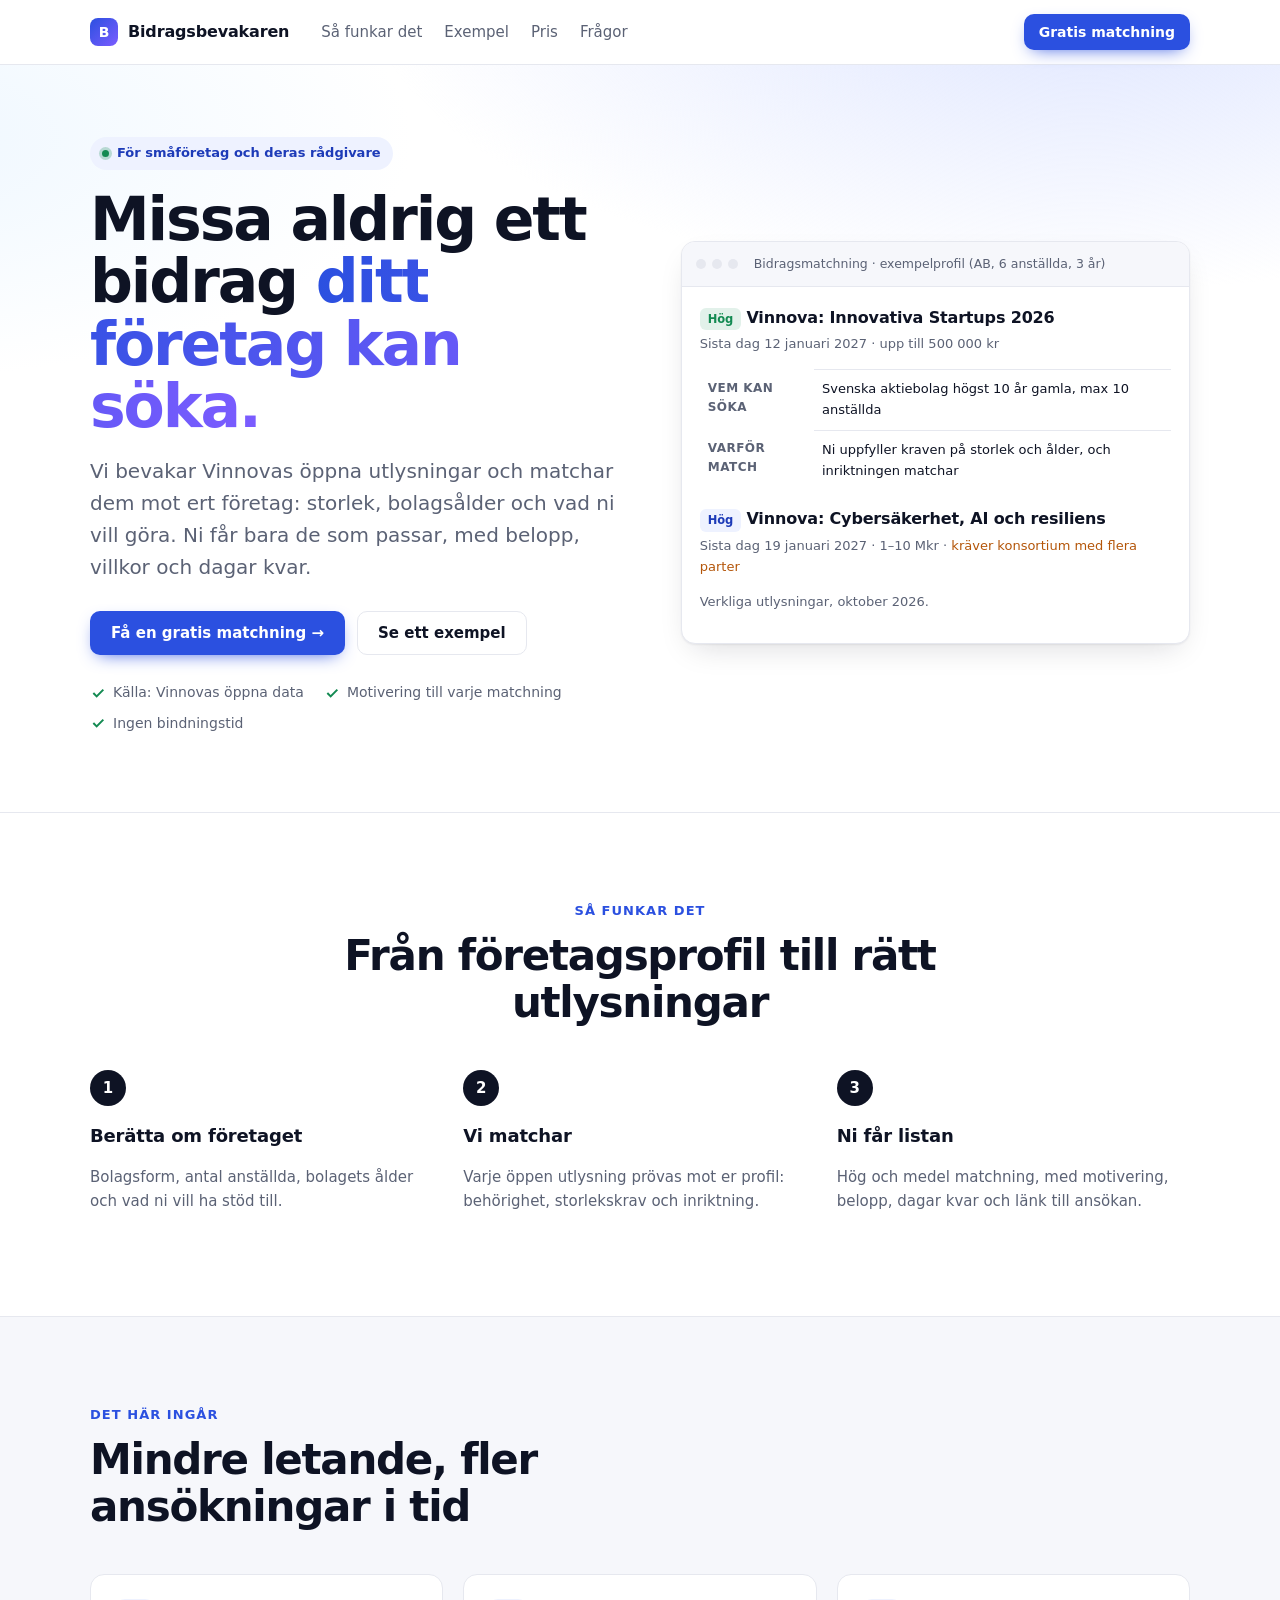
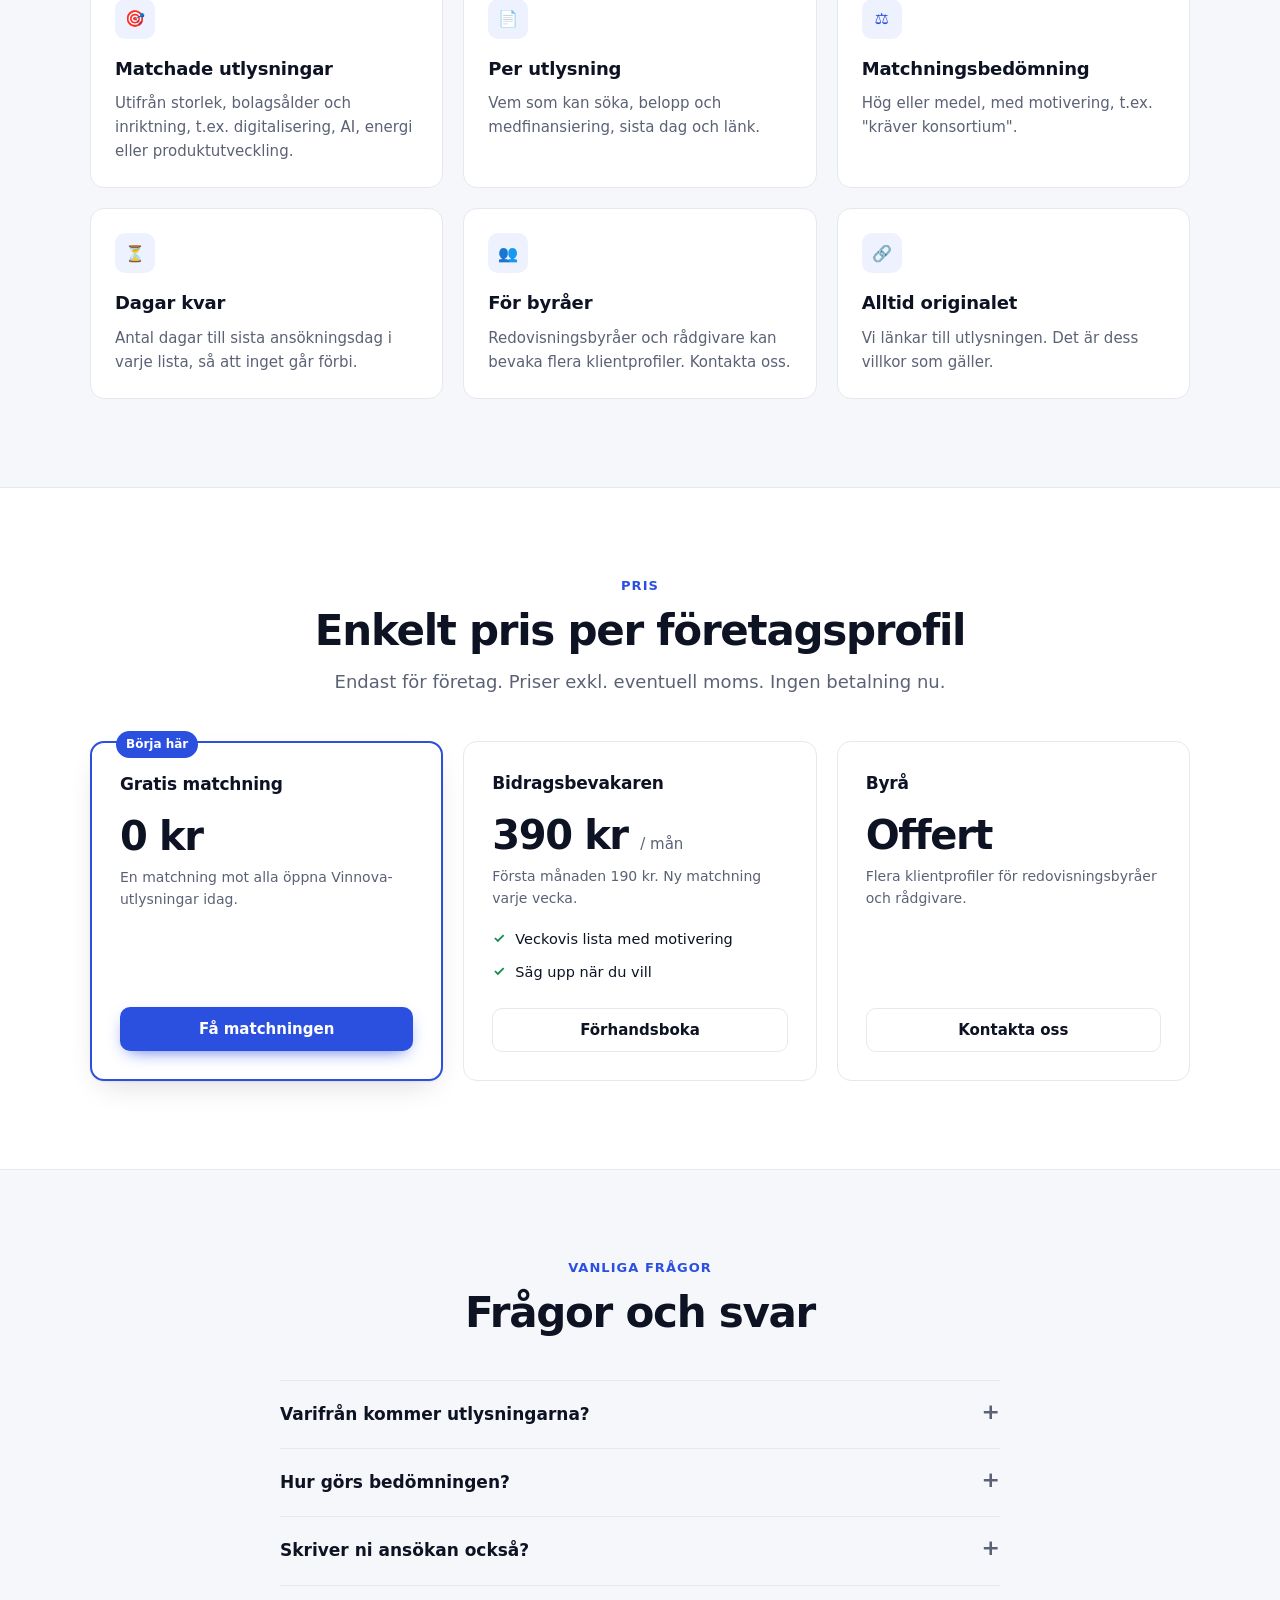
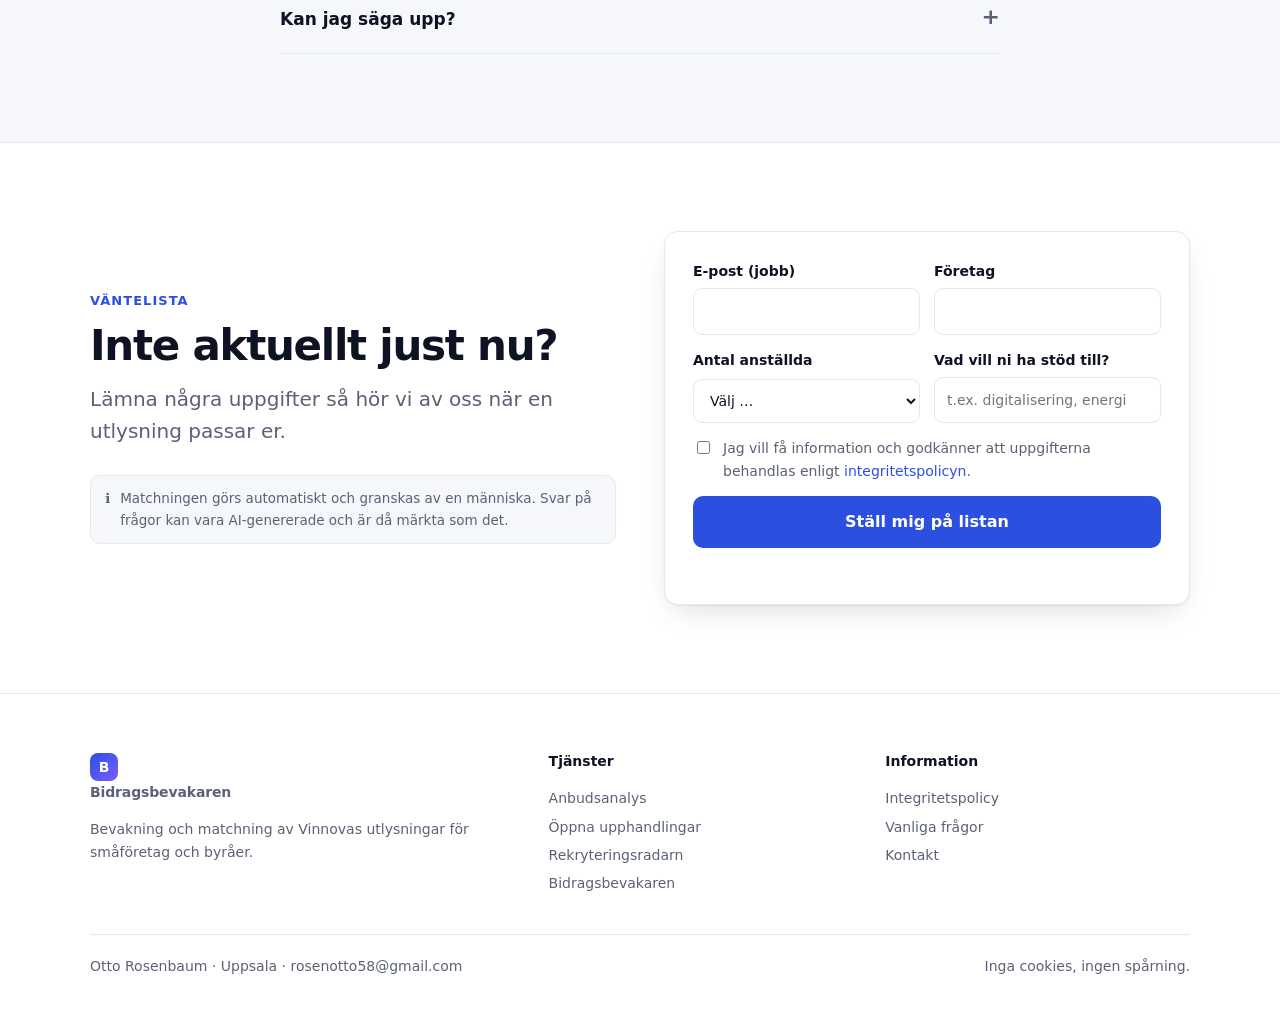
<file: bidrag/index.html>
<!doctype html>
<html lang="sv">
<head>
<meta charset="utf-8">
<meta name="viewport" content="width=device-width, initial-scale=1">
<title>Bidragsbevakaren – Vinnova-utlysningar som passar ditt företag</title>
<meta name="description" content="Vi bevakar Vinnovas utlysningar och mejlar bara de som passar ditt företag, med matchning, belopp och dagar kvar. 390 kr/mån.">
<link rel="stylesheet" href="../style.css?v=3">
</head>
<body>

<nav class="nav"><div class="wrap">
  <a class="logo" href="../"><span class="logo-mark">B</span>Bidragsbevakaren</a>
  <div class="nav-links"><a href="#sa-funkar-det">Så funkar det</a><a href="#exempel">Exempel</a><a href="#priser">Pris</a><a href="#fragor">Frågor</a></div>
  <a class="btn btn-primary btn-sm nav-cta" data-mail-subject="Gratis bidragsmatchning"
     data-mail-body="Hej!\n\nVi vill ha en gratis matchning mot öppna utlysningar.\n\nFöretag:\nAktiebolag (ja/nej):\nAntal anställda:\nBolagets ålder (år):\nVad vill ni ha stöd till:" href="#priser">Gratis matchning</a>
</div></nav>

<header class="hero"><div class="wrap">
  <div>
    <span class="pill"><span class="dot"></span>För småföretag och deras rådgivare</span>
    <h1>Missa aldrig ett bidrag <span class="grad">ditt företag kan söka.</span></h1>
    <p class="lead">Vi bevakar Vinnovas öppna utlysningar och matchar dem mot ert företag: storlek, bolagsålder och vad ni vill göra.
      Ni får bara de som passar, med belopp, villkor och dagar kvar.</p>
    <div class="cta-row">
      <a class="btn btn-primary" data-mail-subject="Gratis bidragsmatchning"
         data-mail-body="Hej!\n\nVi vill ha en gratis matchning mot öppna utlysningar.\n\nFöretag:\nAktiebolag (ja/nej):\nAntal anställda:\nBolagets ålder (år):\nVad vill ni ha stöd till:" href="#priser">Få en gratis matchning →</a>
      <a class="btn btn-secondary" href="#exempel">Se ett exempel</a>
    </div>
    <ul class="trust">
      <li><svg width="16" height="16" viewBox="0 0 24 24" fill="none" stroke="currentColor" stroke-width="3"><path d="M5 12l5 5L20 7"/></svg>Källa: Vinnovas öppna data</li>
      <li><svg width="16" height="16" viewBox="0 0 24 24" fill="none" stroke="currentColor" stroke-width="3"><path d="M5 12l5 5L20 7"/></svg>Motivering till varje matchning</li>
      <li><svg width="16" height="16" viewBox="0 0 24 24" fill="none" stroke="currentColor" stroke-width="3"><path d="M5 12l5 5L20 7"/></svg>Ingen bindningstid</li>
    </ul>
  </div>
  <div class="mock" id="exempel">
    <div class="mock-bar"><i></i><i></i><i></i><span>Bidragsmatchning · exempelprofil (AB, 6 anställda, 3 år)</span></div>
    <div class="mock-body">
      <div class="mock-title"><span class="tag eval">Hög</span> Vinnova: Innovativa Startups 2026</div>
      <div class="mock-sub">Sista dag 12 januari 2027 · upp till 500 000 kr</div>
      <div class="scroll-x"><table class="tbl">
        <tr><th>Vem kan söka</th><td>Svenska aktiebolag högst 10 år gamla, max 10 anställda</td></tr>
        <tr><th>Varför match</th><td>Ni uppfyller kraven på storlek och ålder, och inriktningen matchar</td></tr>
      </table></div>
      <div class="mock-title" style="margin-top:16px"><span class="tag skall">Hög</span> Vinnova: Cybersäkerhet, AI och resiliens</div>
      <div class="mock-sub">Sista dag 19 januari 2027 · 1–10 Mkr · <span style="color:var(--warn)">kräver konsortium med flera parter</span></div>
      <p class="fine">Verkliga utlysningar, oktober 2026.</p>
    </div>
  </div>
</div></header>

<section id="sa-funkar-det"><div class="wrap">
  <div class="section-head center"><div class="kicker">Så funkar det</div><h2>Från företagsprofil till rätt utlysningar</h2></div>
  <div class="grid-3 steps">
    <div class="step"><h3>Berätta om företaget</h3><p class="fine" style="font-size:15px">Bolagsform, antal anställda, bolagets ålder och vad ni vill ha stöd till.</p></div>
    <div class="step"><h3>Vi matchar</h3><p class="fine" style="font-size:15px">Varje öppen utlysning prövas mot er profil: behörighet, storlekskrav och inriktning.</p></div>
    <div class="step"><h3>Ni får listan</h3><p class="fine" style="font-size:15px">Hög och medel matchning, med motivering, belopp, dagar kvar och länk till ansökan.</p></div>
  </div>
</div></section>

<section class="soft"><div class="wrap">
  <div class="section-head"><div class="kicker">Det här ingår</div><h2>Mindre letande, fler ansökningar i tid</h2></div>
  <div class="grid-3">
    <div class="card"><div class="icon">🎯</div><h3>Matchade utlysningar</h3><p>Utifrån storlek, bolagsålder och inriktning, t.ex. digitalisering, AI, energi eller produktutveckling.</p></div>
    <div class="card"><div class="icon">📄</div><h3>Per utlysning</h3><p>Vem som kan söka, belopp och medfinansiering, sista dag och länk.</p></div>
    <div class="card"><div class="icon">⚖️</div><h3>Matchningsbedömning</h3><p>Hög eller medel, med motivering, t.ex. "kräver konsortium".</p></div>
    <div class="card"><div class="icon">⏳</div><h3>Dagar kvar</h3><p>Antal dagar till sista ansökningsdag i varje lista, så att inget går förbi.</p></div>
    <div class="card"><div class="icon">👥</div><h3>För byråer</h3><p>Redovisningsbyråer och rådgivare kan bevaka flera klientprofiler. Kontakta oss.</p></div>
    <div class="card"><div class="icon">🔗</div><h3>Alltid originalet</h3><p>Vi länkar till utlysningen. Det är dess villkor som gäller.</p></div>
  </div>
</div></section>

<section id="priser"><div class="wrap">
  <div class="section-head center"><div class="kicker">Pris</div><h2>Enkelt pris per företagsprofil</h2>
    <p>Endast för företag. Priser exkl. eventuell moms. Ingen betalning nu.</p></div>
  <div class="pricing">
    <div class="plan featured"><span class="ribbon">Börja här</span><h3>Gratis matchning</h3><div class="price-big">0 kr</div>
      <p class="desc">En matchning mot alla öppna Vinnova-utlysningar idag.</p>
      <a class="btn btn-primary btn-block" data-mail-subject="Gratis bidragsmatchning"
         data-mail-body="Hej!\n\nVi vill ha en gratis matchning mot öppna utlysningar.\n\nFöretag:\nAktiebolag (ja/nej):\nAntal anställda:\nBolagets ålder (år):\nVad vill ni ha stöd till:" href="#">Få matchningen</a></div>
    <div class="plan"><h3>Bidragsbevakaren</h3><div class="price-big">390 kr <small>/ mån</small></div>
      <p class="desc">Första månaden 190 kr. Ny matchning varje vecka.</p>
      <ul><li><svg width="14" height="14" viewBox="0 0 24 24" fill="none" stroke="currentColor" stroke-width="3"><path d="M5 12l5 5L20 7"/></svg>Veckovis lista med motivering</li>
          <li><svg width="14" height="14" viewBox="0 0 24 24" fill="none" stroke="currentColor" stroke-width="3"><path d="M5 12l5 5L20 7"/></svg>Säg upp när du vill</li></ul>
      <a class="btn btn-secondary btn-block" data-stripe="bidrag" href="#">Förhandsboka</a></div>
    <div class="plan"><h3>Byrå</h3><div class="price-big">Offert</div>
      <p class="desc">Flera klientprofiler för redovisningsbyråer och rådgivare.</p>
      <a class="btn btn-secondary btn-block" data-mail-subject="Bidragsbevakning för byrå"
         data-mail-body="Hej!\n\nVi är en byrå och vill veta mer om bevakning för flera klienter.\n\nByrå:\nAntal klienter:\nKontaktperson:" href="#">Kontakta oss</a></div>
  </div>
</div></section>

<section class="soft" id="fragor"><div class="wrap narrow">
  <div class="section-head center"><div class="kicker">Vanliga frågor</div><h2>Frågor och svar</h2></div>
  <div class="faq">
    <details><summary>Varifrån kommer utlysningarna?</summary><p>Från Vinnovas öppna data. Fler källor (t.ex. Tillväxtverket och regioner) läggs till när vi kan hämta
      dem tillförlitligt. Vi länkar alltid till originalet. Det är den texten som gäller.</p></details>
    <details><summary>Hur görs bedömningen?</summary><p>Automatiskt utifrån fasta regler (storlek, bolagsålder, nyckelord), och den granskas innan utskick.
      Det är ett beslutsstöd, inte en garanti för att ni beviljas stöd.</p></details>
    <details><summary>Skriver ni ansökan också?</summary><p>Inte i nuläget. Tjänsten är bevakning och matchning.</p></details>
    <details><summary>Kan jag säga upp?</summary><p>Ja, när som helst. Tjänsten löper ut vid slutet av den betalda månaden.</p></details>
  </div>
</div></section>

<section id="vantelista"><div class="wrap"><div class="grid-2">
  <div><div class="kicker">Väntelista</div><h2>Inte aktuellt just nu?</h2>
    <p class="lead">Lämna några uppgifter så hör vi av oss när en utlysning passar er.</p>
    <div class="ai-note">ℹ️ <span>Matchningen görs automatiskt och granskas av en människa. Svar på frågor kan vara AI-genererade och är då märkta som det.</span></div></div>
  <div class="form-card"><form data-waitlist>
    <input type="hidden" name="nisch" value="bidrag"><input type="hidden" name="kalla" value="">
    <div class="form-row"><label>E-post (jobb)<input type="email" name="email" required autocomplete="email"></label>
      <label>Företag<input type="text" name="foretag" required></label></div>
    <div class="form-row"><label>Antal anställda
        <select name="anstallda" required><option value="">Välj …</option><option>0–1</option><option>2–9</option><option>10–49</option><option>50–249</option><option>Jag är rådgivare/byrå</option></select></label>
      <label>Vad vill ni ha stöd till?<input type="text" name="behov" required placeholder="t.ex. digitalisering, energi"></label></div>
    <label class="inline"><input type="checkbox" name="samtycke" required>
      <span>Jag vill få information och godkänner att uppgifterna behandlas enligt <a href="../integritet.html">integritetspolicyn</a>.</span></label>
    <button type="submit">Ställ mig på listan</button><div class="form-msg" role="status"></div>
  </form></div>
</div></div></section>

<footer class="footer"><div class="wrap">
  <div class="cols">
    <div><a class="logo" href="../"><span class="logo-mark">B</span>Bidragsbevakaren</a>
      <p style="margin:12px 0 0;max-width:30em">Bevakning och matchning av Vinnovas utlysningar för småföretag och byråer.</p></div>
    <div><h4>Tjänster</h4><a href="../upphandling/">Anbudsanalys</a><a href="../bevakning/">Öppna upphandlingar</a><a href="../rekrytering/">Rekryteringsradarn</a><a href="../bidrag/">Bidragsbevakaren</a></div>
    <div><h4>Information</h4><a href="../integritet.html">Integritetspolicy</a><a href="#fragor">Vanliga frågor</a><a href="#vantelista">Kontakt</a></div>
  </div>
  <div class="legal"><span data-seller></span><span>Inga cookies, ingen spårning.</span></div>
</div></footer>
<script src="../config.js?v=3"></script><script src="../site.js?v=3"></script>
</body>
</html>
</file>
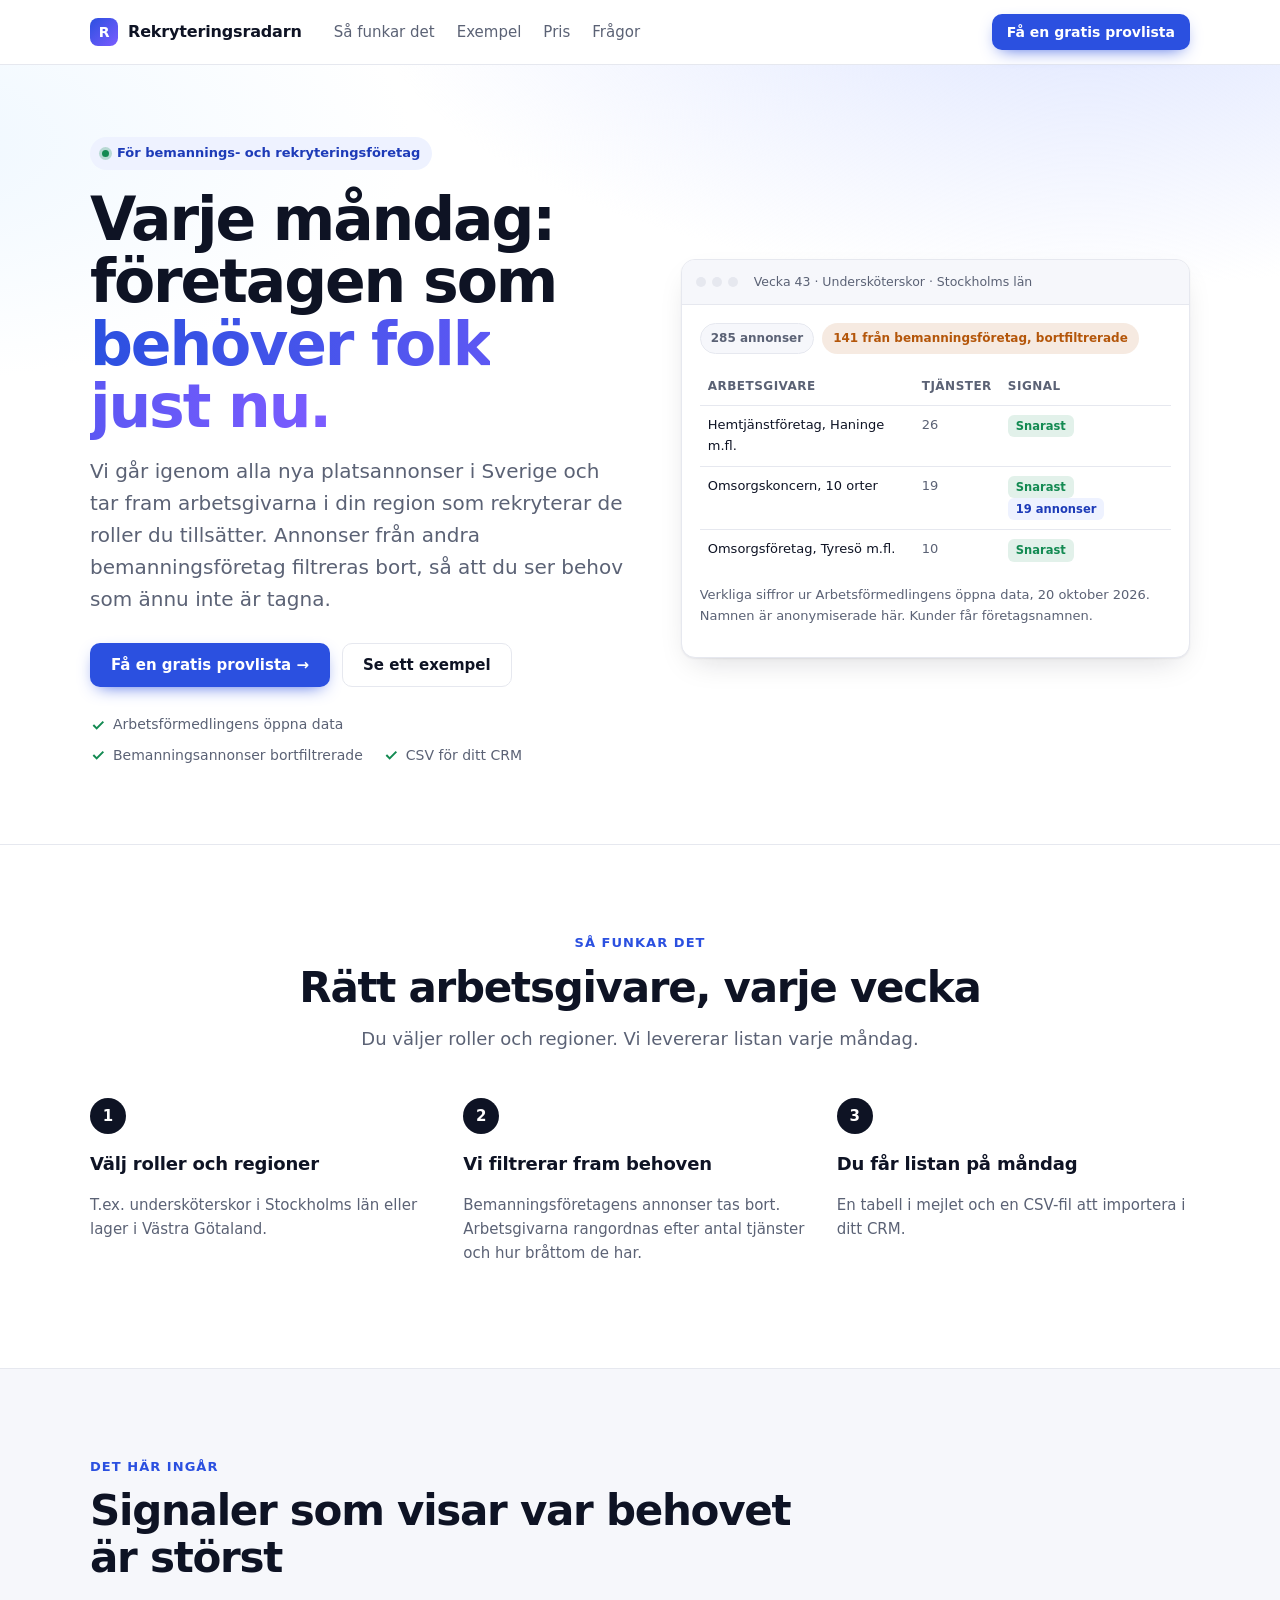
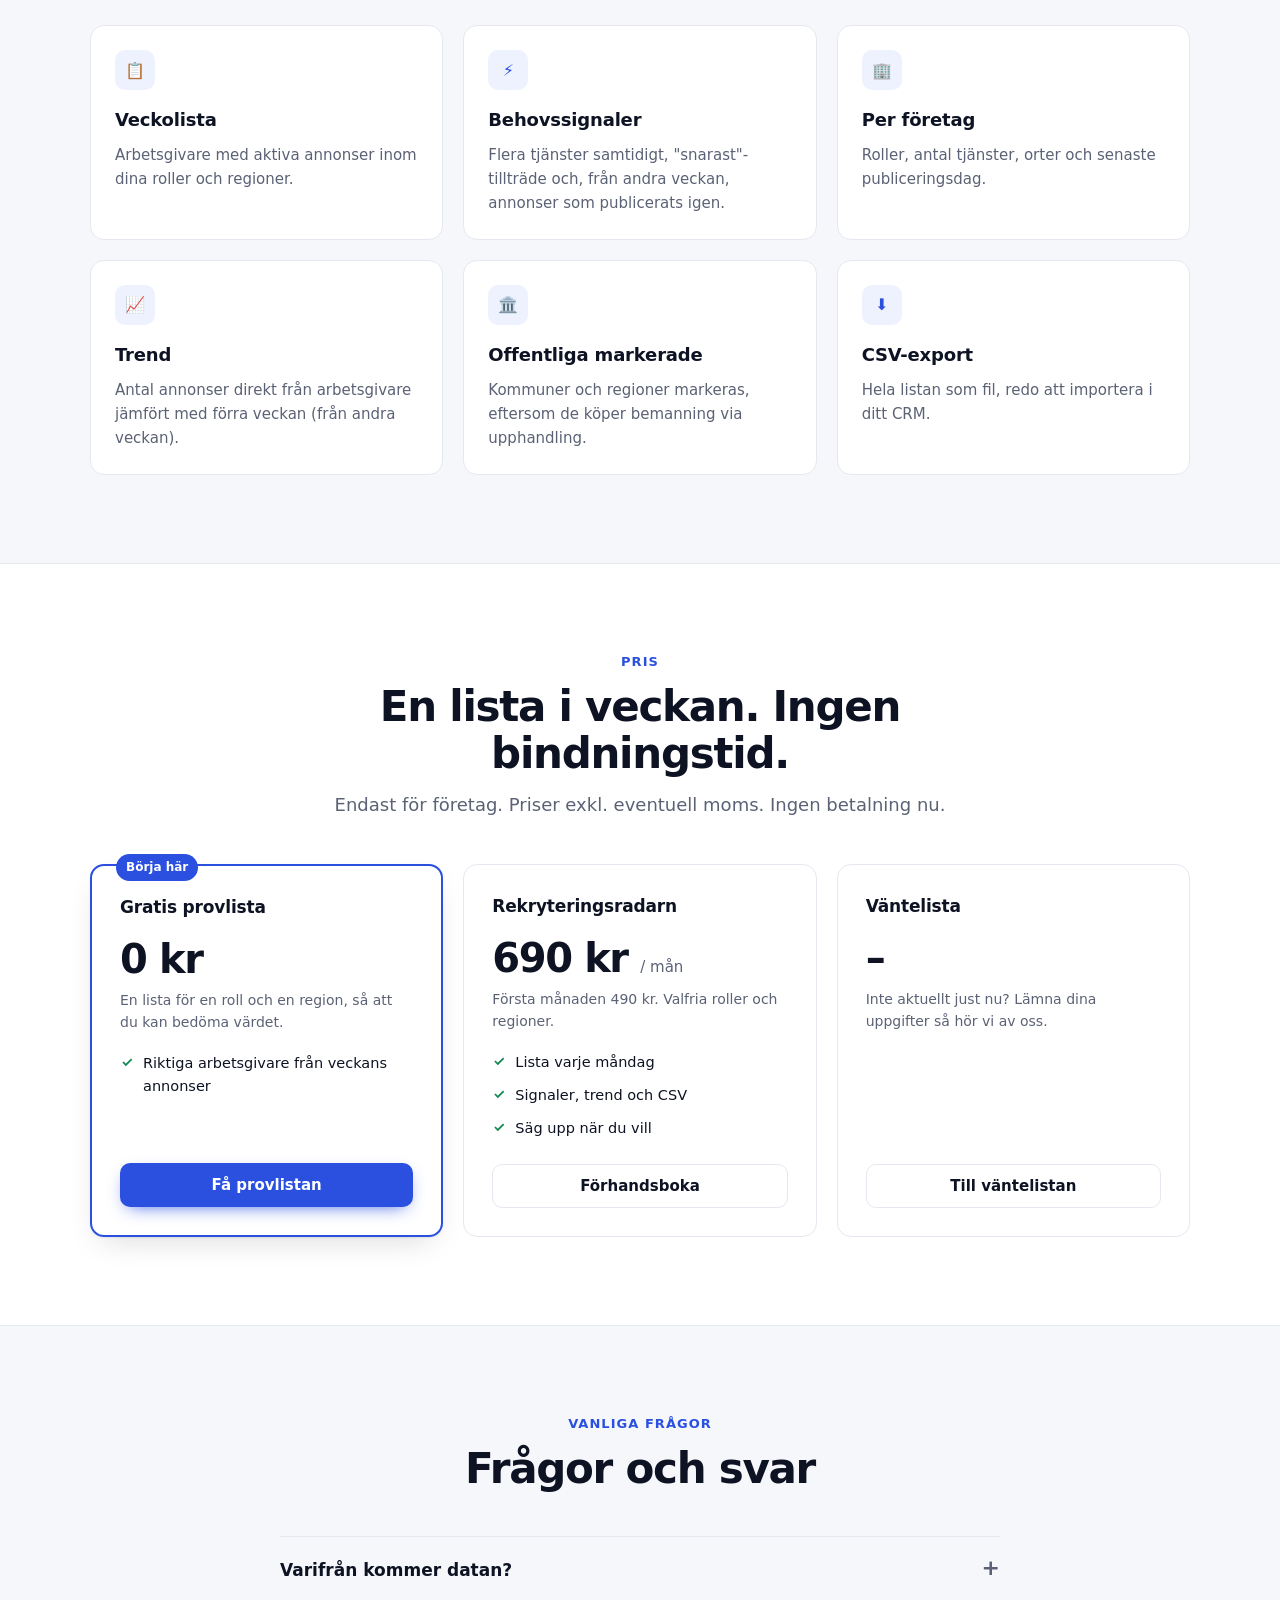
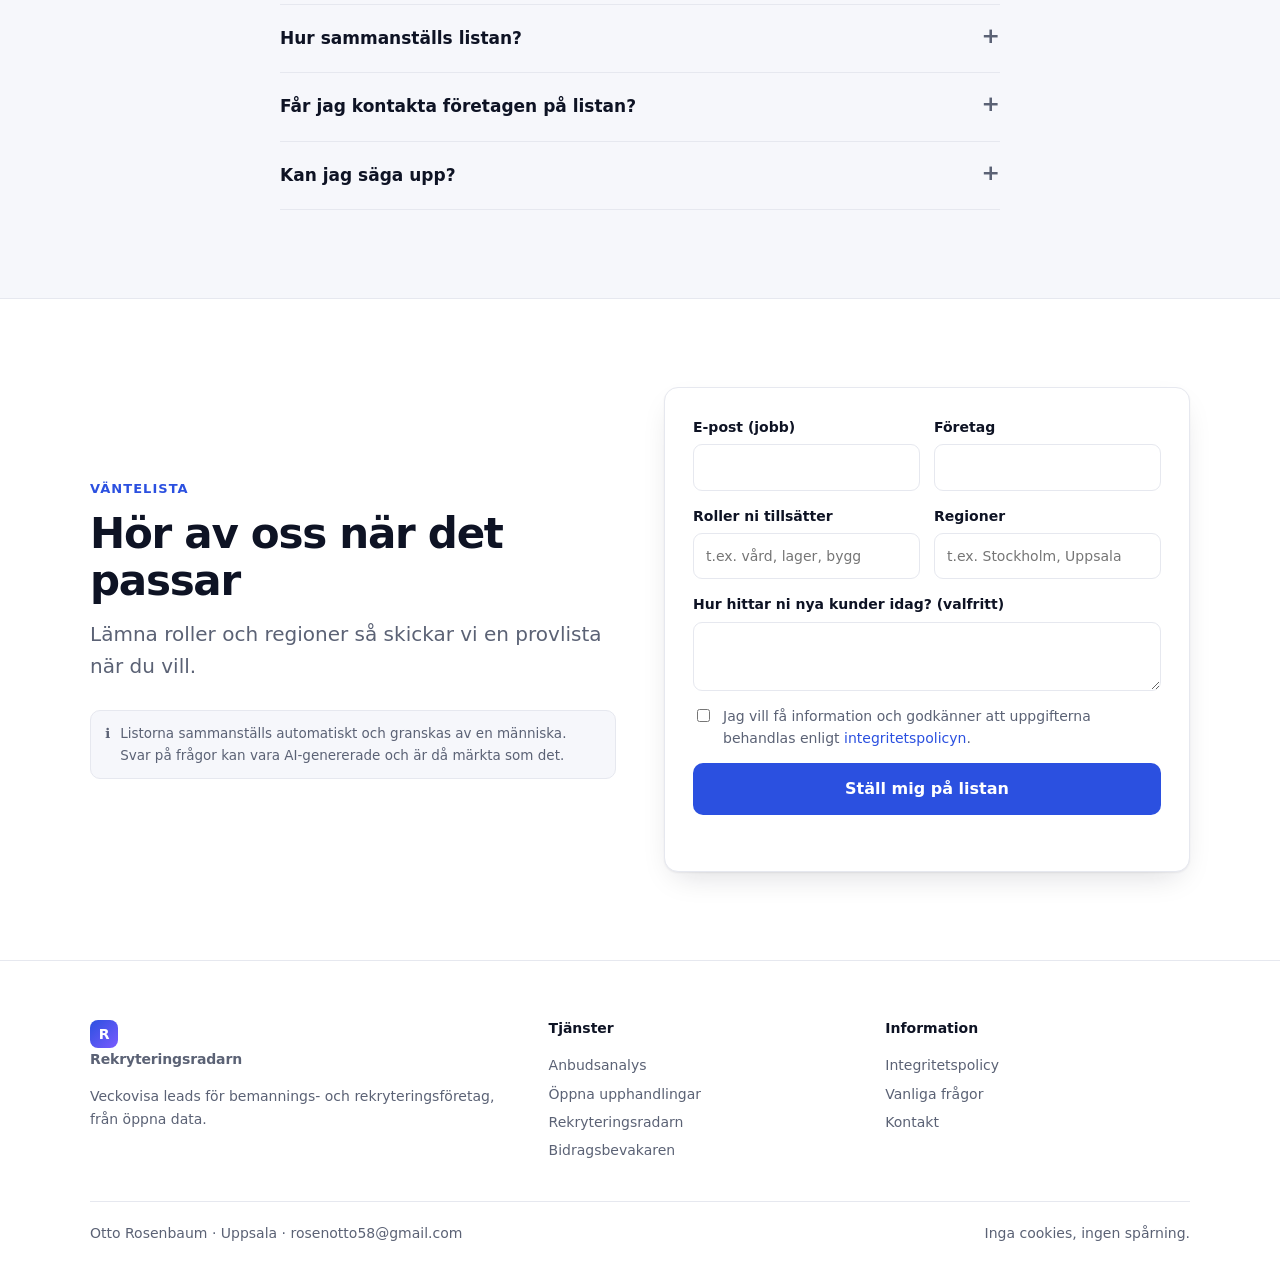
<file: rekrytering/index.html>
<!doctype html>
<html lang="sv">
<head>
<meta charset="utf-8">
<meta name="viewport" content="width=device-width, initial-scale=1">
<title>Rekryteringsradarn – veckovisa leads för bemannings- och rekryteringsföretag</title>
<meta name="description" content="Varje måndag: arbetsgivarna i din region som rekryterar de roller du tillsätter, utan annonser från bemanningsföretag. Tabell och CSV. 690 kr/mån.">
<link rel="stylesheet" href="../style.css?v=3">
</head>
<body>

<nav class="nav"><div class="wrap">
  <a class="logo" href="../"><span class="logo-mark">R</span>Rekryteringsradarn</a>
  <div class="nav-links"><a href="#sa-funkar-det">Så funkar det</a><a href="#exempel">Exempel</a><a href="#priser">Pris</a><a href="#fragor">Frågor</a></div>
  <a class="btn btn-primary btn-sm nav-cta" data-mail-subject="Gratis provlista: Rekryteringsradarn"
     data-mail-body="Hej!\n\nVi vill ha en gratis provlista.\n\nRoller vi tillsätter:\nRegion/län:\nFöretag:\nKontaktperson:" href="#priser">Få en gratis provlista</a>
</div></nav>

<header class="hero"><div class="wrap">
  <div>
    <span class="pill"><span class="dot"></span>För bemannings- och rekryteringsföretag</span>
    <h1>Varje måndag: företagen som <span class="grad">behöver folk just nu.</span></h1>
    <p class="lead">Vi går igenom alla nya platsannonser i Sverige och tar fram arbetsgivarna i din region som rekryterar
      de roller du tillsätter. Annonser från andra bemanningsföretag filtreras bort, så att du ser behov som ännu inte är tagna.</p>
    <div class="cta-row">
      <a class="btn btn-primary" data-mail-subject="Gratis provlista: Rekryteringsradarn"
         data-mail-body="Hej!\n\nVi vill ha en gratis provlista.\n\nRoller vi tillsätter:\nRegion/län:\nFöretag:\nKontaktperson:" href="#priser">Få en gratis provlista →</a>
      <a class="btn btn-secondary" href="#exempel">Se ett exempel</a>
    </div>
    <ul class="trust">
      <li><svg width="16" height="16" viewBox="0 0 24 24" fill="none" stroke="currentColor" stroke-width="3"><path d="M5 12l5 5L20 7"/></svg>Arbetsförmedlingens öppna data</li>
      <li><svg width="16" height="16" viewBox="0 0 24 24" fill="none" stroke="currentColor" stroke-width="3"><path d="M5 12l5 5L20 7"/></svg>Bemanningsannonser bortfiltrerade</li>
      <li><svg width="16" height="16" viewBox="0 0 24 24" fill="none" stroke="currentColor" stroke-width="3"><path d="M5 12l5 5L20 7"/></svg>CSV för ditt CRM</li>
    </ul>
  </div>
  <div class="mock">
    <div class="mock-bar"><i></i><i></i><i></i><span>Vecka 43 · Undersköterskor · Stockholms län</span></div>
    <div class="mock-body">
      <div class="chips"><span class="chip">285 annonser</span><span class="chip warn">141 från bemanningsföretag, bortfiltrerade</span></div>
      <div class="scroll-x"><table class="tbl">
        <tr><th>Arbetsgivare</th><th>Tjänster</th><th>Signal</th></tr>
        <tr><td>Hemtjänstföretag, Haninge m.fl.</td><td class="n">26</td><td><span class="tag eval">Snarast</span></td></tr>
        <tr><td>Omsorgskoncern, 10 orter</td><td class="n">19</td><td><span class="tag eval">Snarast</span> <span class="tag skall">19 annonser</span></td></tr>
        <tr><td>Omsorgsföretag, Tyresö m.fl.</td><td class="n">10</td><td><span class="tag eval">Snarast</span></td></tr>
      </table></div>
      <p class="fine">Verkliga siffror ur Arbetsförmedlingens öppna data, 20 oktober 2026. Namnen är anonymiserade här. Kunder får företagsnamnen.</p>
    </div>
  </div>
</div></header>

<section id="sa-funkar-det"><div class="wrap">
  <div class="section-head center"><div class="kicker">Så funkar det</div><h2>Rätt arbetsgivare, varje vecka</h2>
    <p>Du väljer roller och regioner. Vi levererar listan varje måndag.</p></div>
  <div class="grid-3 steps">
    <div class="step"><h3>Välj roller och regioner</h3><p class="fine" style="font-size:15px">T.ex. undersköterskor i Stockholms län eller lager i Västra Götaland.</p></div>
    <div class="step"><h3>Vi filtrerar fram behoven</h3><p class="fine" style="font-size:15px">Bemanningsföretagens annonser tas bort. Arbetsgivarna rangordnas efter antal tjänster och hur bråttom de har.</p></div>
    <div class="step"><h3>Du får listan på måndag</h3><p class="fine" style="font-size:15px">En tabell i mejlet och en CSV-fil att importera i ditt CRM.</p></div>
  </div>
</div></section>

<section class="soft" id="exempel"><div class="wrap">
  <div class="section-head"><div class="kicker">Det här ingår</div><h2>Signaler som visar var behovet är störst</h2></div>
  <div class="grid-3">
    <div class="card"><div class="icon">📋</div><h3>Veckolista</h3><p>Arbetsgivare med aktiva annonser inom dina roller och regioner.</p></div>
    <div class="card"><div class="icon">⚡</div><h3>Behovssignaler</h3><p>Flera tjänster samtidigt, "snarast"-tillträde och, från andra veckan, annonser som publicerats igen.</p></div>
    <div class="card"><div class="icon">🏢</div><h3>Per företag</h3><p>Roller, antal tjänster, orter och senaste publiceringsdag.</p></div>
    <div class="card"><div class="icon">📈</div><h3>Trend</h3><p>Antal annonser direkt från arbetsgivare jämfört med förra veckan (från andra veckan).</p></div>
    <div class="card"><div class="icon">🏛️</div><h3>Offentliga markerade</h3><p>Kommuner och regioner markeras, eftersom de köper bemanning via upphandling.</p></div>
    <div class="card"><div class="icon">⬇️</div><h3>CSV-export</h3><p>Hela listan som fil, redo att importera i ditt CRM.</p></div>
  </div>
</div></section>

<section id="priser"><div class="wrap">
  <div class="section-head center"><div class="kicker">Pris</div><h2>En lista i veckan. Ingen bindningstid.</h2>
    <p>Endast för företag. Priser exkl. eventuell moms. Ingen betalning nu.</p></div>
  <div class="pricing">
    <div class="plan featured"><span class="ribbon">Börja här</span><h3>Gratis provlista</h3><div class="price-big">0 kr</div>
      <p class="desc">En lista för en roll och en region, så att du kan bedöma värdet.</p>
      <ul><li><svg width="14" height="14" viewBox="0 0 24 24" fill="none" stroke="currentColor" stroke-width="3"><path d="M5 12l5 5L20 7"/></svg>Riktiga arbetsgivare från veckans annonser</li></ul>
      <a class="btn btn-primary btn-block" data-mail-subject="Gratis provlista: Rekryteringsradarn"
         data-mail-body="Hej!\n\nVi vill ha en gratis provlista.\n\nRoller vi tillsätter:\nRegion/län:\nFöretag:\nKontaktperson:" href="#">Få provlistan</a></div>
    <div class="plan"><h3>Rekryteringsradarn</h3><div class="price-big">690 kr <small>/ mån</small></div>
      <p class="desc">Första månaden 490 kr. Valfria roller och regioner.</p>
      <ul><li><svg width="14" height="14" viewBox="0 0 24 24" fill="none" stroke="currentColor" stroke-width="3"><path d="M5 12l5 5L20 7"/></svg>Lista varje måndag</li>
          <li><svg width="14" height="14" viewBox="0 0 24 24" fill="none" stroke="currentColor" stroke-width="3"><path d="M5 12l5 5L20 7"/></svg>Signaler, trend och CSV</li>
          <li><svg width="14" height="14" viewBox="0 0 24 24" fill="none" stroke="currentColor" stroke-width="3"><path d="M5 12l5 5L20 7"/></svg>Säg upp när du vill</li></ul>
      <a class="btn btn-secondary btn-block" data-stripe="rekrytering" href="#">Förhandsboka</a></div>
    <div class="plan"><h3>Väntelista</h3><div class="price-big">–</div>
      <p class="desc">Inte aktuellt just nu? Lämna dina uppgifter så hör vi av oss.</p>
      <a class="btn btn-secondary btn-block" href="#vantelista">Till väntelistan</a></div>
  </div>
</div></section>

<section class="soft" id="fragor"><div class="wrap narrow">
  <div class="section-head center"><div class="kicker">Vanliga frågor</div><h2>Frågor och svar</h2></div>
  <div class="faq">
    <details><summary>Varifrån kommer datan?</summary><p>Från Arbetsförmedlingens öppna data om platsannonser (JobTech). Vi redovisar arbetsgivare och roller.
      Kontaktpersoner och andra personuppgifter i annonserna tas inte med.</p></details>
    <details><summary>Hur sammanställs listan?</summary><p>Automatiskt enligt fasta regler, och sedan granskas den innan utskick. Signalerna är ett beslutsstöd,
      ingen garanti för att ett företag vill anlita er.</p></details>
    <details><summary>Får jag kontakta företagen på listan?</summary><p>Du ansvarar själv för att din kontakt följer marknadsföringslagen och GDPR.
      Kontakta till exempel företagets allmänna kanaler och erbjud alltid möjlighet att tacka nej.</p></details>
    <details><summary>Kan jag säga upp?</summary><p>Ja, när som helst. Tjänsten löper ut vid slutet av den betalda månaden.</p></details>
  </div>
</div></section>

<section id="vantelista"><div class="wrap"><div class="grid-2">
  <div><div class="kicker">Väntelista</div><h2>Hör av oss när det passar</h2>
    <p class="lead">Lämna roller och regioner så skickar vi en provlista när du vill.</p>
    <div class="ai-note">ℹ️ <span>Listorna sammanställs automatiskt och granskas av en människa. Svar på frågor kan vara AI-genererade och är då märkta som det.</span></div></div>
  <div class="form-card"><form data-waitlist>
    <input type="hidden" name="nisch" value="rekrytering"><input type="hidden" name="kalla" value="">
    <div class="form-row"><label>E-post (jobb)<input type="email" name="email" required autocomplete="email"></label>
      <label>Företag<input type="text" name="foretag" required></label></div>
    <div class="form-row"><label>Roller ni tillsätter<input type="text" name="roller" required placeholder="t.ex. vård, lager, bygg"></label>
      <label>Regioner<input type="text" name="regioner" required placeholder="t.ex. Stockholm, Uppsala"></label></div>
    <label>Hur hittar ni nya kunder idag? (valfritt)<textarea name="idag" rows="2"></textarea></label>
    <label class="inline"><input type="checkbox" name="samtycke" required>
      <span>Jag vill få information och godkänner att uppgifterna behandlas enligt <a href="../integritet.html">integritetspolicyn</a>.</span></label>
    <button type="submit">Ställ mig på listan</button><div class="form-msg" role="status"></div>
  </form></div>
</div></div></section>

<footer class="footer"><div class="wrap">
  <div class="cols">
    <div><a class="logo" href="../"><span class="logo-mark">R</span>Rekryteringsradarn</a>
      <p style="margin:12px 0 0;max-width:30em">Veckovisa leads för bemannings- och rekryteringsföretag, från öppna data.</p></div>
    <div><h4>Tjänster</h4><a href="../upphandling/">Anbudsanalys</a><a href="../bevakning/">Öppna upphandlingar</a><a href="../rekrytering/">Rekryteringsradarn</a><a href="../bidrag/">Bidragsbevakaren</a></div>
    <div><h4>Information</h4><a href="../integritet.html">Integritetspolicy</a><a href="#fragor">Vanliga frågor</a><a href="#vantelista">Kontakt</a></div>
  </div>
  <div class="legal"><span data-seller></span><span>Inga cookies, ingen spårning.</span></div>
</div></footer>
<script src="../config.js?v=3"></script><script src="../site.js?v=3"></script>
</body>
</html>
</file>
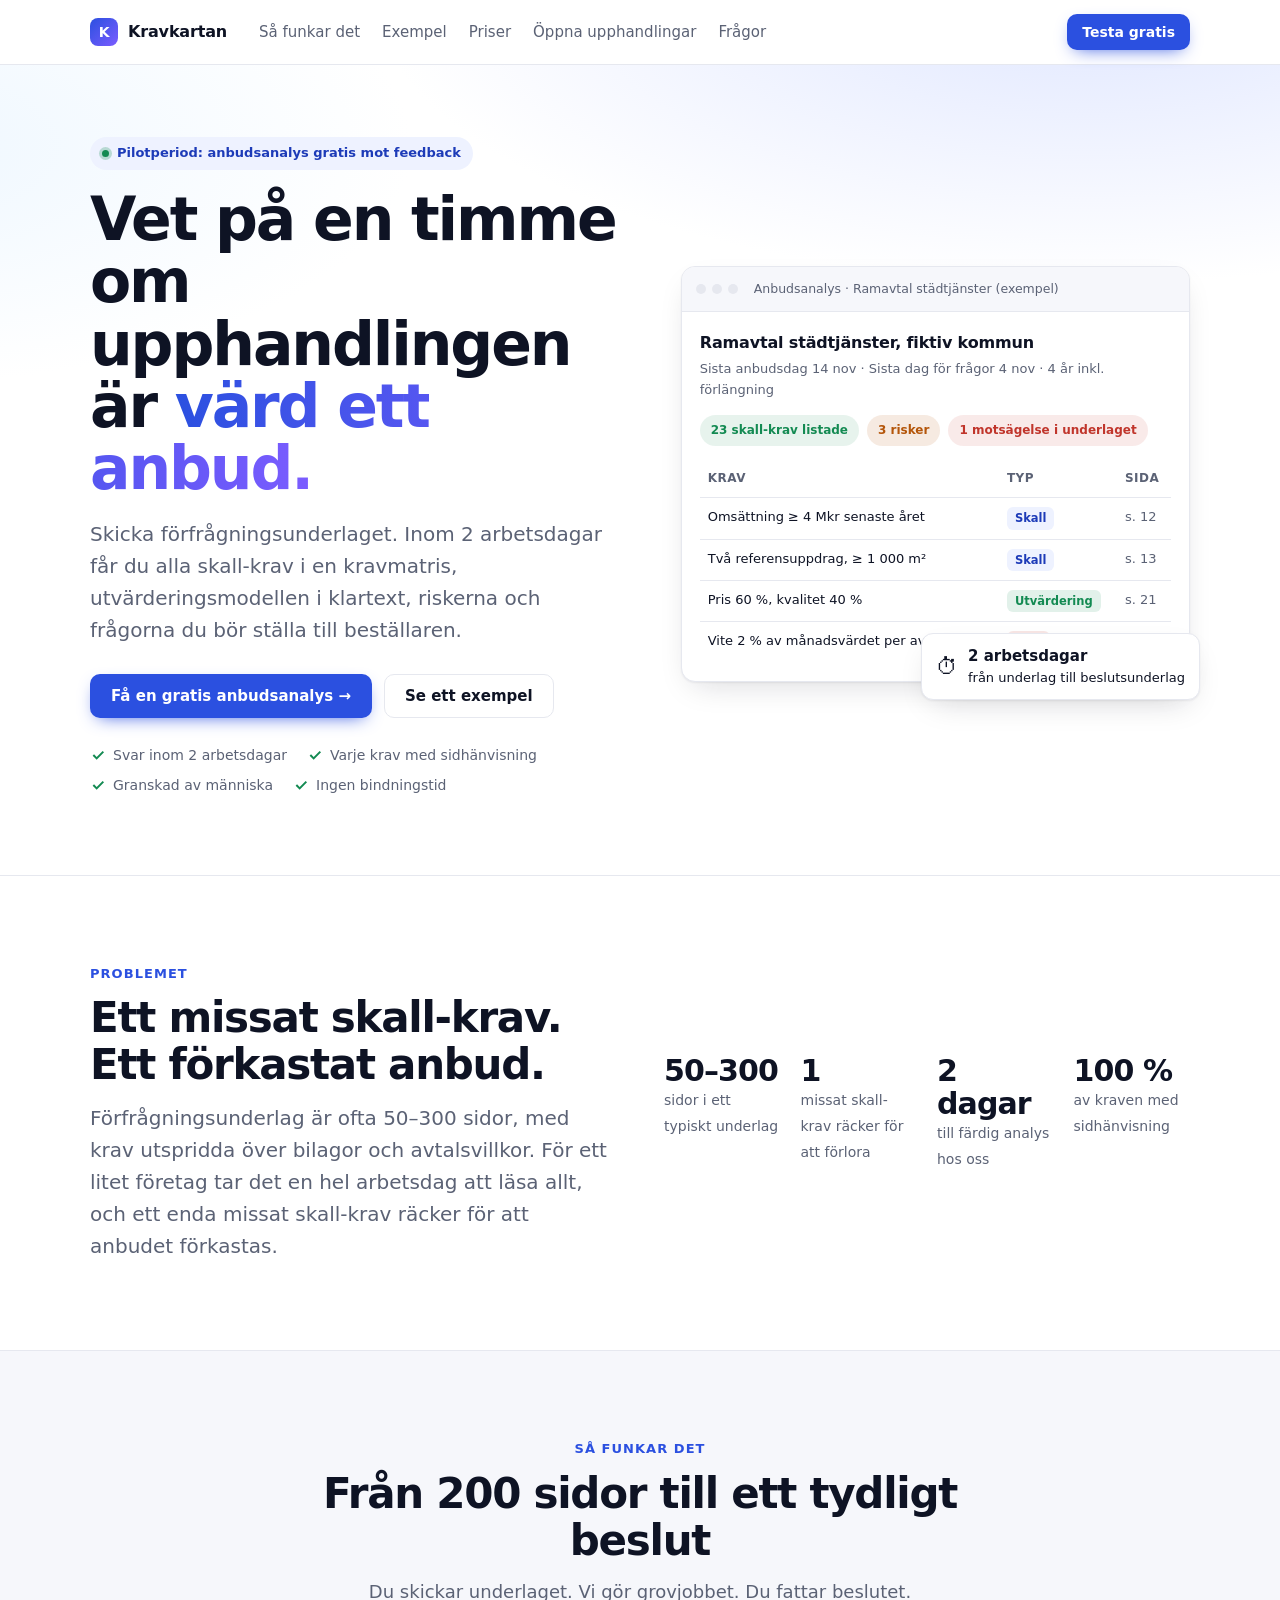
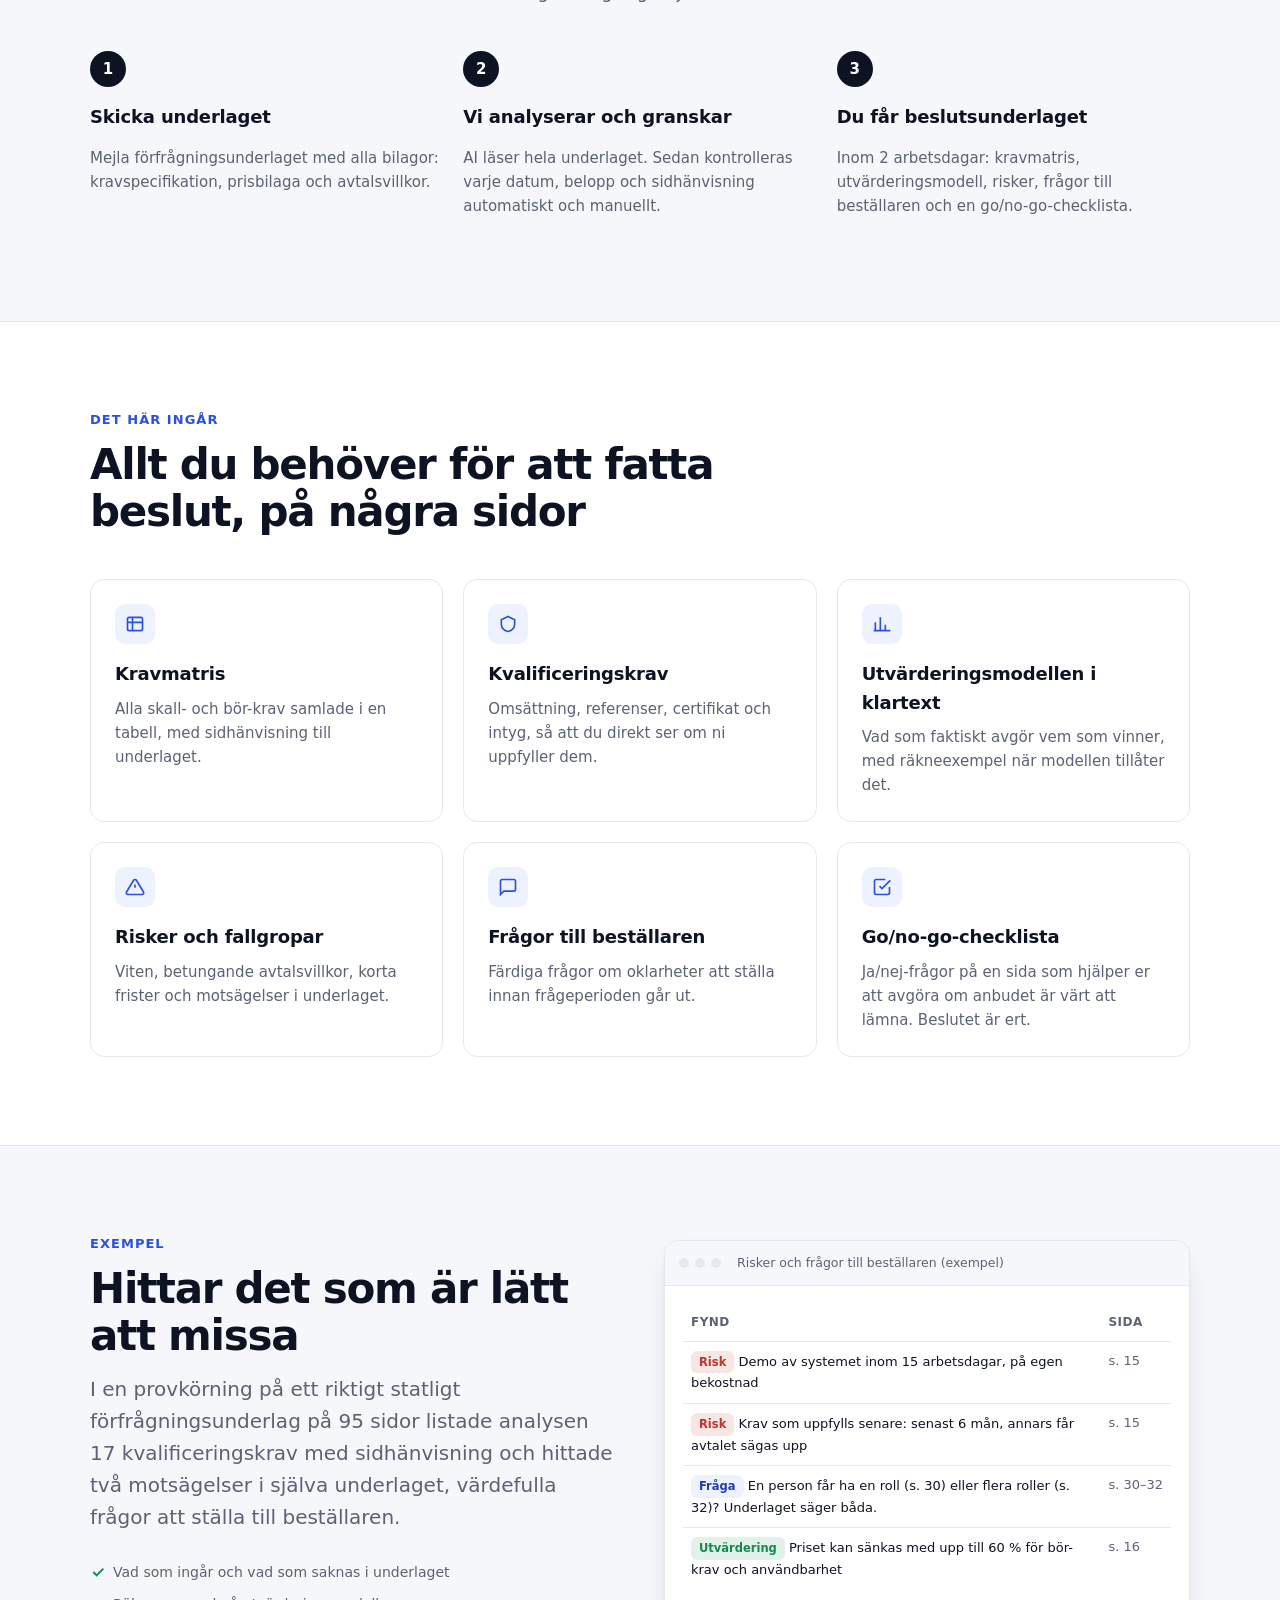
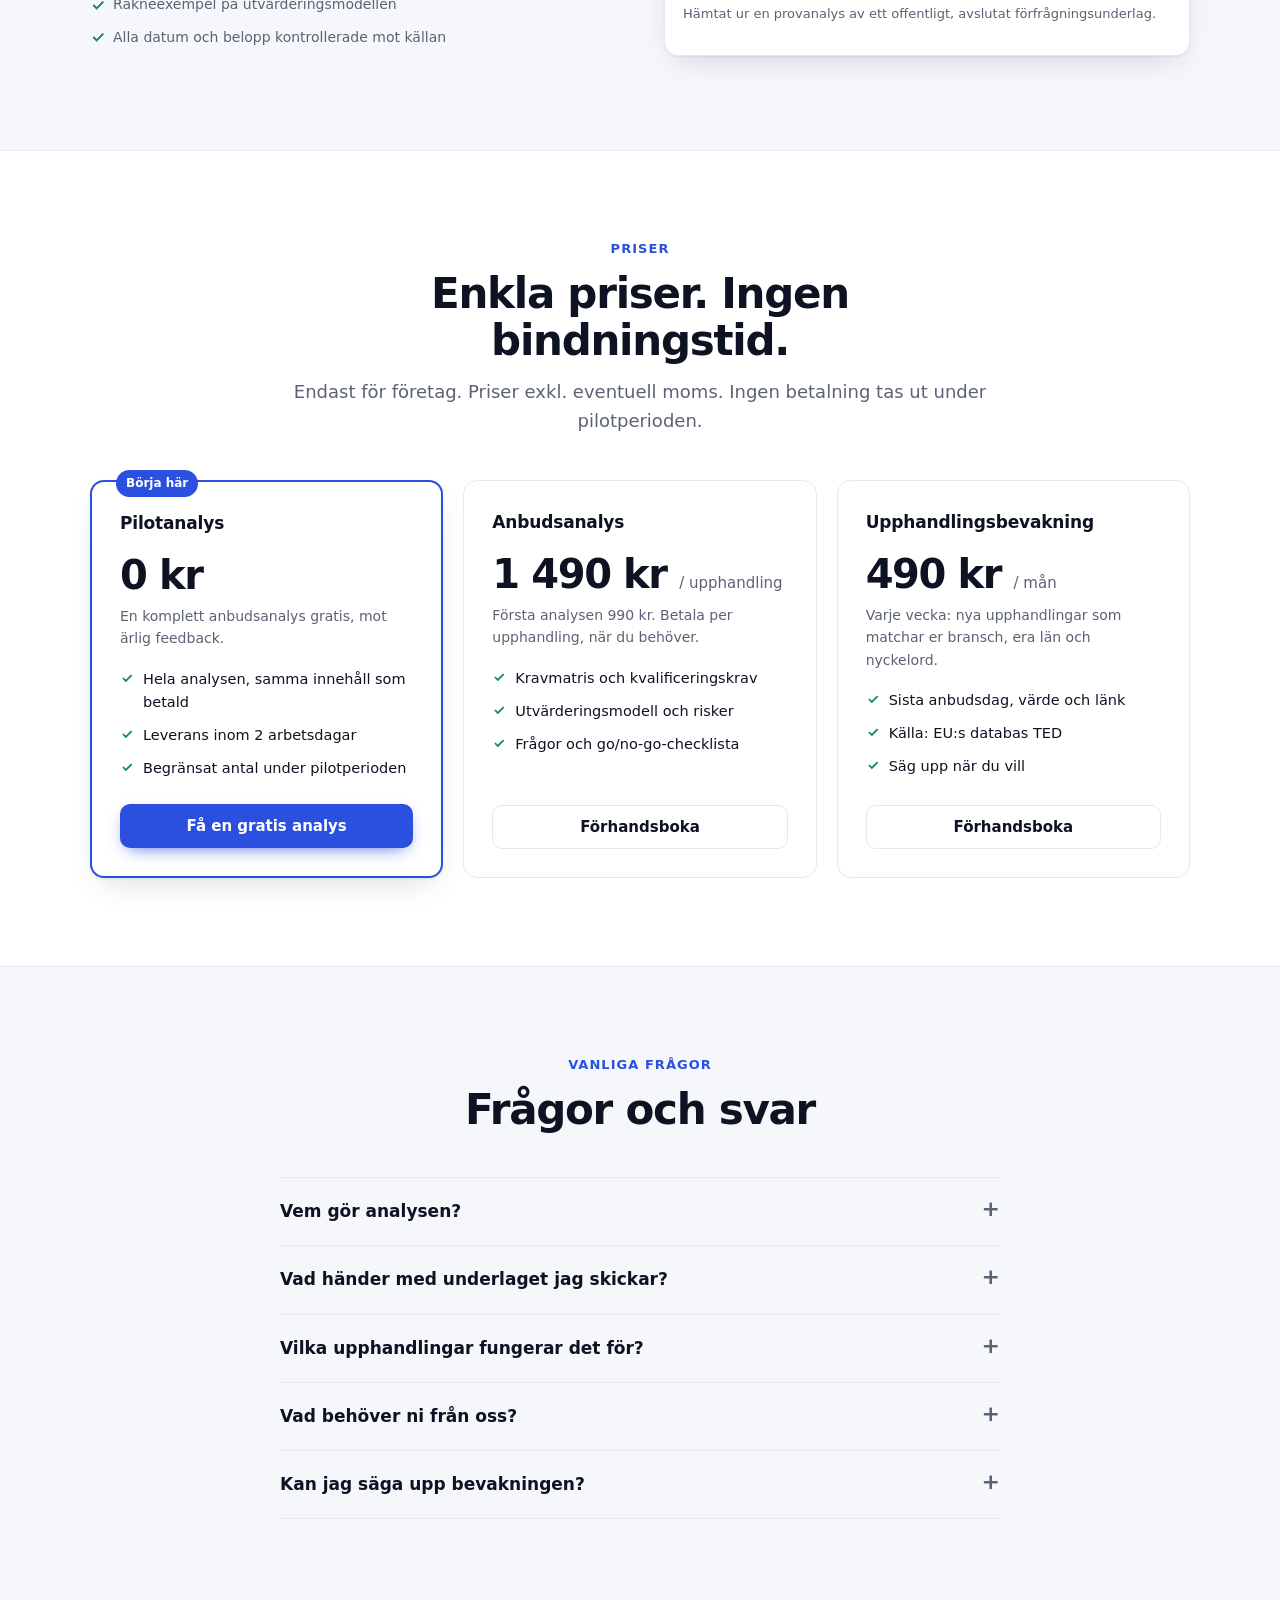
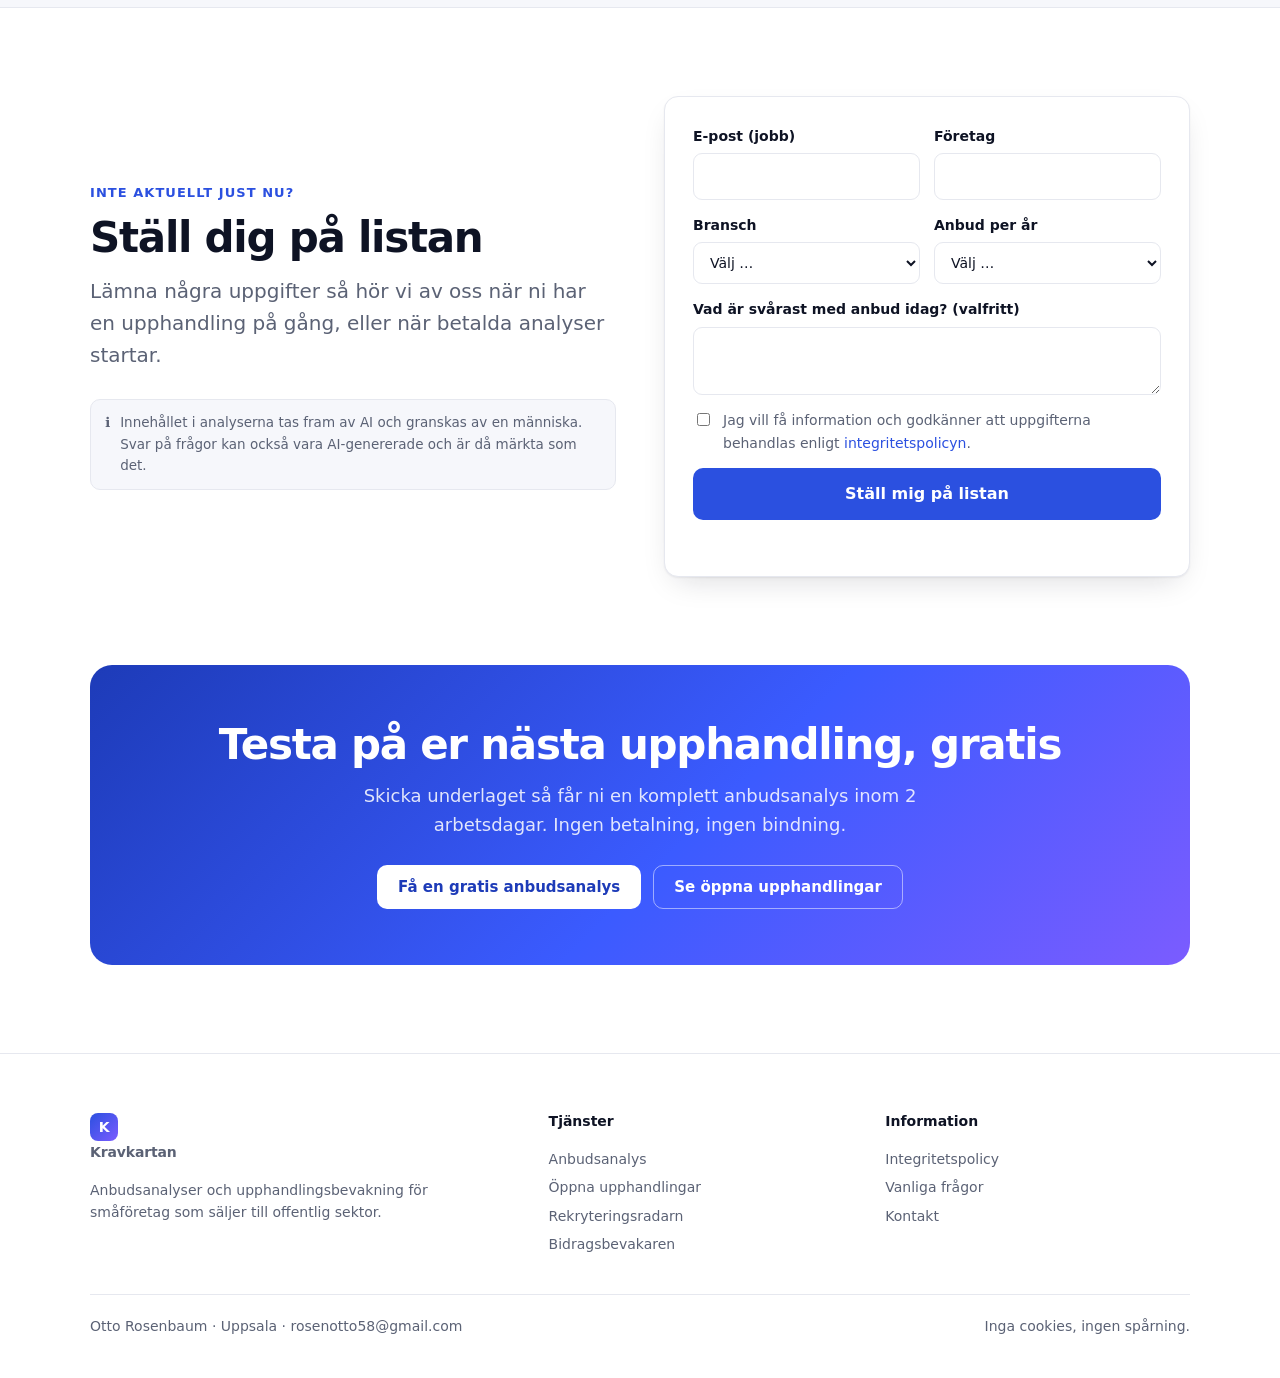
<file: upphandling/index.html>
<!doctype html>
<html lang="sv">
<head>
<meta charset="utf-8">
<meta name="viewport" content="width=device-width, initial-scale=1">
<title>Kravkartan – anbudsanalys för småföretag i offentlig upphandling</title>
<meta name="description" content="Skicka förfrågningsunderlaget och få inom 2 arbetsdagar en kravmatris med alla skall-krav, utvärderingsmodellen i klartext, risker och ett go/no-go-underlag. Pilotanalys gratis.">
<link rel="stylesheet" href="../style.css?v=3">
</head>
<body>

<nav class="nav"><div class="wrap">
  <a class="logo" href="../"><span class="logo-mark">K</span>Kravkartan</a>
  <div class="nav-links">
    <a href="#sa-funkar-det">Så funkar det</a>
    <a href="#exempel">Exempel</a>
    <a href="#priser">Priser</a>
    <a href="../bevakning/">Öppna upphandlingar</a>
    <a href="#fragor">Frågor</a>
  </div>
  <a class="btn btn-primary btn-sm nav-cta" data-mail-subject="Gratis pilotanalys"
     data-mail-body="Hej!\n\nVi vill ha en gratis pilotanalys av en upphandling.\n\nUpphandling (namn eller länk):\nFöretag:\nKontaktperson:\n\nVi bifogar förfrågningsunderlaget med bilagor." href="#priser">Testa gratis</a>
</div></nav>

<header class="hero"><div class="wrap">
  <div>
    <span class="pill"><span class="dot"></span>Pilotperiod: anbudsanalys gratis mot feedback</span>
    <h1>Vet på en timme om upphandlingen är <span class="grad">värd ett anbud.</span></h1>
    <p class="lead">Skicka förfrågningsunderlaget. Inom 2 arbetsdagar får du alla skall-krav i en kravmatris,
      utvärderingsmodellen i klartext, riskerna och frågorna du bör ställa till beställaren.</p>
    <div class="cta-row">
      <a class="btn btn-primary" data-mail-subject="Gratis pilotanalys"
         data-mail-body="Hej!\n\nVi vill ha en gratis pilotanalys av en upphandling.\n\nUpphandling (namn eller länk):\nFöretag:\nKontaktperson:\n\nVi bifogar förfrågningsunderlaget med bilagor." href="#priser">Få en gratis anbudsanalys →</a>
      <a class="btn btn-secondary" href="#exempel">Se ett exempel</a>
    </div>
    <ul class="trust">
      <li><svg width="16" height="16" viewBox="0 0 24 24" fill="none" stroke="currentColor" stroke-width="3"><path d="M5 12l5 5L20 7"/></svg>Svar inom 2 arbetsdagar</li>
      <li><svg width="16" height="16" viewBox="0 0 24 24" fill="none" stroke="currentColor" stroke-width="3"><path d="M5 12l5 5L20 7"/></svg>Varje krav med sidhänvisning</li>
      <li><svg width="16" height="16" viewBox="0 0 24 24" fill="none" stroke="currentColor" stroke-width="3"><path d="M5 12l5 5L20 7"/></svg>Granskad av människa</li>
      <li><svg width="16" height="16" viewBox="0 0 24 24" fill="none" stroke="currentColor" stroke-width="3"><path d="M5 12l5 5L20 7"/></svg>Ingen bindningstid</li>
    </ul>
  </div>

  <div class="floating">
    <div class="mock">
      <div class="mock-bar"><i></i><i></i><i></i><span>Anbudsanalys · Ramavtal städtjänster (exempel)</span></div>
      <div class="mock-body">
        <div class="mock-title">Ramavtal städtjänster, fiktiv kommun</div>
        <div class="mock-sub">Sista anbudsdag 14 nov · Sista dag för frågor 4 nov · 4 år inkl. förlängning</div>
        <div class="chips">
          <span class="chip ok">23 skall-krav listade</span>
          <span class="chip warn">3 risker</span>
          <span class="chip danger">1 motsägelse i underlaget</span>
        </div>
        <div class="scroll-x"><table class="tbl">
          <tr><th>Krav</th><th>Typ</th><th>Sida</th></tr>
          <tr><td>Omsättning ≥ 4 Mkr senaste året</td><td><span class="tag skall">Skall</span></td><td class="n">s. 12</td></tr>
          <tr><td>Två referensuppdrag, ≥ 1 000 m²</td><td><span class="tag skall">Skall</span></td><td class="n">s. 13</td></tr>
          <tr><td>Pris 60 %, kvalitet 40 %</td><td><span class="tag eval">Utvärdering</span></td><td class="n">s. 21</td></tr>
          <tr><td>Vite 2 % av månadsvärdet per avvikelse</td><td><span class="tag risk">Risk</span></td><td class="n">s. 34</td></tr>
        </table></div>
      </div>
    </div>
    <div class="badge-float"><span style="font-size:22px">⏱</span><div><b>2 arbetsdagar</b>från underlag till beslutsunderlag</div></div>
  </div>
</div></header>

<section id="problem"><div class="wrap">
  <div class="grid-2">
    <div>
      <div class="kicker">Problemet</div>
      <h2>Ett missat skall-krav. Ett förkastat anbud.</h2>
      <p class="lead" style="margin:0">Förfrågningsunderlag är ofta 50–300 sidor, med krav utspridda över bilagor och avtalsvillkor.
        För ett litet företag tar det en hel arbetsdag att läsa allt, och ett enda missat skall-krav räcker för att anbudet förkastas.</p>
    </div>
    <div class="facts">
      <div class="fact"><b>50–300</b><span>sidor i ett typiskt underlag</span></div>
      <div class="fact"><b>1</b><span>missat skall-krav räcker för att förlora</span></div>
      <div class="fact"><b>2 dagar</b><span>till färdig analys hos oss</span></div>
      <div class="fact"><b>100 %</b><span>av kraven med sidhänvisning</span></div>
    </div>
  </div>
</div></section>

<section id="sa-funkar-det" class="soft"><div class="wrap">
  <div class="section-head center">
    <div class="kicker">Så funkar det</div>
    <h2>Från 200 sidor till ett tydligt beslut</h2>
    <p>Du skickar underlaget. Vi gör grovjobbet. Du fattar beslutet.</p>
  </div>
  <div class="grid-3 steps">
    <div class="step"><h3>Skicka underlaget</h3><p class="fine" style="font-size:15px">Mejla förfrågningsunderlaget med alla bilagor: kravspecifikation, prisbilaga och avtalsvillkor.</p></div>
    <div class="step"><h3>Vi analyserar och granskar</h3><p class="fine" style="font-size:15px">AI läser hela underlaget. Sedan kontrolleras varje datum, belopp och sidhänvisning automatiskt och manuellt.</p></div>
    <div class="step"><h3>Du får beslutsunderlaget</h3><p class="fine" style="font-size:15px">Inom 2 arbetsdagar: kravmatris, utvärderingsmodell, risker, frågor till beställaren och en go/no-go-checklista.</p></div>
  </div>
</div></section>

<section id="innehall"><div class="wrap">
  <div class="section-head">
    <div class="kicker">Det här ingår</div>
    <h2>Allt du behöver för att fatta beslut, på några sidor</h2>
  </div>
  <div class="grid-3">
    <div class="card"><div class="icon"><svg width="20" height="20" viewBox="0 0 24 24" fill="none" stroke="currentColor" stroke-width="2"><rect x="3" y="4" width="18" height="16" rx="2"/><path d="M3 10h18M9 4v16"/></svg></div>
      <h3>Kravmatris</h3><p>Alla skall- och bör-krav samlade i en tabell, med sidhänvisning till underlaget.</p></div>
    <div class="card"><div class="icon"><svg width="20" height="20" viewBox="0 0 24 24" fill="none" stroke="currentColor" stroke-width="2"><path d="M12 3l8 4v5c0 5-3.5 8-8 9-4.5-1-8-4-8-9V7z"/></svg></div>
      <h3>Kvalificeringskrav</h3><p>Omsättning, referenser, certifikat och intyg, så att du direkt ser om ni uppfyller dem.</p></div>
    <div class="card"><div class="icon"><svg width="20" height="20" viewBox="0 0 24 24" fill="none" stroke="currentColor" stroke-width="2"><path d="M4 20V10M10 20V4M16 20v-7M22 20H2"/></svg></div>
      <h3>Utvärderingsmodellen i klartext</h3><p>Vad som faktiskt avgör vem som vinner, med räkneexempel när modellen tillåter det.</p></div>
    <div class="card"><div class="icon"><svg width="20" height="20" viewBox="0 0 24 24" fill="none" stroke="currentColor" stroke-width="2"><path d="M12 9v4M12 17h.01M10.3 3.9L1.8 18a2 2 0 001.7 3h17a2 2 0 001.7-3L13.7 3.9a2 2 0 00-3.4 0z"/></svg></div>
      <h3>Risker och fallgropar</h3><p>Viten, betungande avtalsvillkor, korta frister och motsägelser i underlaget.</p></div>
    <div class="card"><div class="icon"><svg width="20" height="20" viewBox="0 0 24 24" fill="none" stroke="currentColor" stroke-width="2"><path d="M21 15a2 2 0 01-2 2H7l-4 4V5a2 2 0 012-2h14a2 2 0 012 2z"/></svg></div>
      <h3>Frågor till beställaren</h3><p>Färdiga frågor om oklarheter att ställa innan frågeperioden går ut.</p></div>
    <div class="card"><div class="icon"><svg width="20" height="20" viewBox="0 0 24 24" fill="none" stroke="currentColor" stroke-width="2"><path d="M9 11l3 3L22 4M21 12v7a2 2 0 01-2 2H5a2 2 0 01-2-2V5a2 2 0 012-2h11"/></svg></div>
      <h3>Go/no-go-checklista</h3><p>Ja/nej-frågor på en sida som hjälper er att avgöra om anbudet är värt att lämna. Beslutet är ert.</p></div>
  </div>
</div></section>

<section id="exempel" class="soft"><div class="wrap">
  <div class="grid-2">
    <div>
      <div class="kicker">Exempel</div>
      <h2>Hittar det som är lätt att missa</h2>
      <p class="lead">I en provkörning på ett riktigt statligt förfrågningsunderlag på 95 sidor listade analysen 17 kvalificeringskrav
        med sidhänvisning och hittade två motsägelser i själva underlaget, värdefulla frågor att ställa till beställaren.</p>
      <ul class="trust" style="flex-direction:column;gap:10px">
        <li><svg width="16" height="16" viewBox="0 0 24 24" fill="none" stroke="currentColor" stroke-width="3"><path d="M5 12l5 5L20 7"/></svg>Vad som ingår och vad som saknas i underlaget</li>
        <li><svg width="16" height="16" viewBox="0 0 24 24" fill="none" stroke="currentColor" stroke-width="3"><path d="M5 12l5 5L20 7"/></svg>Räkneexempel på utvärderingsmodellen</li>
        <li><svg width="16" height="16" viewBox="0 0 24 24" fill="none" stroke="currentColor" stroke-width="3"><path d="M5 12l5 5L20 7"/></svg>Alla datum och belopp kontrollerade mot källan</li>
      </ul>
    </div>
    <div class="mock">
      <div class="mock-bar"><i></i><i></i><i></i><span>Risker och frågor till beställaren (exempel)</span></div>
      <div class="mock-body">
        <div class="scroll-x"><table class="tbl">
          <tr><th>Fynd</th><th>Sida</th></tr>
          <tr><td><span class="tag risk">Risk</span> Demo av systemet inom 15 arbetsdagar, på egen bekostnad</td><td class="n">s. 15</td></tr>
          <tr><td><span class="tag risk">Risk</span> Krav som uppfylls senare: senast 6 mån, annars får avtalet sägas upp</td><td class="n">s. 15</td></tr>
          <tr><td><span class="tag skall">Fråga</span> En person får ha en roll (s. 30) eller flera roller (s. 32)? Underlaget säger båda.</td><td class="n">s. 30–32</td></tr>
          <tr><td><span class="tag eval">Utvärdering</span> Priset kan sänkas med upp till 60 % för bör-krav och användbarhet</td><td class="n">s. 16</td></tr>
        </table></div>
        <p class="fine">Hämtat ur en provanalys av ett offentligt, avslutat förfrågningsunderlag.</p>
      </div>
    </div>
  </div>
</div></section>

<section id="priser"><div class="wrap">
  <div class="section-head center">
    <div class="kicker">Priser</div>
    <h2>Enkla priser. Ingen bindningstid.</h2>
    <p>Endast för företag. Priser exkl. eventuell moms. Ingen betalning tas ut under pilotperioden.</p>
  </div>
  <div class="pricing">
    <div class="plan featured"><span class="ribbon">Börja här</span>
      <h3>Pilotanalys</h3><div class="price-big">0 kr</div>
      <p class="desc">En komplett anbudsanalys gratis, mot ärlig feedback.</p>
      <ul>
        <li><svg width="14" height="14" viewBox="0 0 24 24" fill="none" stroke="currentColor" stroke-width="3"><path d="M5 12l5 5L20 7"/></svg>Hela analysen, samma innehåll som betald</li>
        <li><svg width="14" height="14" viewBox="0 0 24 24" fill="none" stroke="currentColor" stroke-width="3"><path d="M5 12l5 5L20 7"/></svg>Leverans inom 2 arbetsdagar</li>
        <li><svg width="14" height="14" viewBox="0 0 24 24" fill="none" stroke="currentColor" stroke-width="3"><path d="M5 12l5 5L20 7"/></svg>Begränsat antal under pilotperioden</li>
      </ul>
      <a class="btn btn-primary btn-block" data-mail-subject="Gratis pilotanalys"
         data-mail-body="Hej!\n\nVi vill ha en gratis pilotanalys av en upphandling.\n\nUpphandling (namn eller länk):\nFöretag:\nKontaktperson:\n\nVi bifogar förfrågningsunderlaget med bilagor." href="#">Få en gratis analys</a>
    </div>
    <div class="plan">
      <h3>Anbudsanalys</h3><div class="price-big">1 490 kr <small>/ upphandling</small></div>
      <p class="desc">Första analysen 990 kr. Betala per upphandling, när du behöver.</p>
      <ul>
        <li><svg width="14" height="14" viewBox="0 0 24 24" fill="none" stroke="currentColor" stroke-width="3"><path d="M5 12l5 5L20 7"/></svg>Kravmatris och kvalificeringskrav</li>
        <li><svg width="14" height="14" viewBox="0 0 24 24" fill="none" stroke="currentColor" stroke-width="3"><path d="M5 12l5 5L20 7"/></svg>Utvärderingsmodell och risker</li>
        <li><svg width="14" height="14" viewBox="0 0 24 24" fill="none" stroke="currentColor" stroke-width="3"><path d="M5 12l5 5L20 7"/></svg>Frågor och go/no-go-checklista</li>
      </ul>
      <a class="btn btn-secondary btn-block" data-stripe="upphandling_analys" href="#">Förhandsboka</a>
    </div>
    <div class="plan">
      <h3>Upphandlingsbevakning</h3><div class="price-big">490 kr <small>/ mån</small></div>
      <p class="desc">Varje vecka: nya upphandlingar som matchar er bransch, era län och nyckelord.</p>
      <ul>
        <li><svg width="14" height="14" viewBox="0 0 24 24" fill="none" stroke="currentColor" stroke-width="3"><path d="M5 12l5 5L20 7"/></svg>Sista anbudsdag, värde och länk</li>
        <li><svg width="14" height="14" viewBox="0 0 24 24" fill="none" stroke="currentColor" stroke-width="3"><path d="M5 12l5 5L20 7"/></svg>Källa: EU:s databas TED</li>
        <li><svg width="14" height="14" viewBox="0 0 24 24" fill="none" stroke="currentColor" stroke-width="3"><path d="M5 12l5 5L20 7"/></svg>Säg upp när du vill</li>
      </ul>
      <a class="btn btn-secondary btn-block" data-stripe="upphandling_bevakning" href="#">Förhandsboka</a>
    </div>
  </div>
</div></section>

<section id="fragor" class="soft"><div class="wrap narrow">
  <div class="section-head center"><div class="kicker">Vanliga frågor</div><h2>Frågor och svar</h2></div>
  <div class="faq">
    <details><summary>Vem gör analysen?</summary>
      <p>Analysen tas fram av en AI (Claude från Anthropic). Datum, belopp och sidhänvisningar kontrolleras sedan automatiskt
      och hela analysen granskas manuellt innan leverans. Den är ett beslutsstöd och ersätter inte juridisk rådgivning.
      Ansvaret för anbudet är alltid ert.</p></details>
    <details><summary>Vad händer med underlaget jag skickar?</summary>
      <p>Det används bara för att ta fram er analys och raderas 90 dagar efter leverans. Det används inte för att träna
      AI-modeller. Se <a href="../integritet.html">integritetspolicyn</a>.</p></details>
    <details><summary>Vilka upphandlingar fungerar det för?</summary>
      <p>Svenska offentliga upphandlingar, stora som små, med underlag i PDF- eller Word-format på upp till cirka 300 sidor.</p></details>
    <details><summary>Vad behöver ni från oss?</summary>
      <p>Hela förfrågningsunderlaget med alla bilagor: kravspecifikation, prisbilaga, avtalsutkast och allmänna villkor.
      Viten och betalningsvillkor står ofta i avtalsbilagorna.</p></details>
    <details><summary>Kan jag säga upp bevakningen?</summary>
      <p>Ja, när som helst. Den löper ut vid slutet av den betalda månaden.</p></details>
  </div>
</div></section>

<section id="vantelista"><div class="wrap">
  <div class="grid-2">
    <div>
      <div class="kicker">Inte aktuellt just nu?</div>
      <h2>Ställ dig på listan</h2>
      <p class="lead">Lämna några uppgifter så hör vi av oss när ni har en upphandling på gång, eller när betalda analyser startar.</p>
      <div class="ai-note">ℹ️ <span>Innehållet i analyserna tas fram av AI och granskas av en människa. Svar på frågor kan också vara AI-genererade och är då märkta som det.</span></div>
    </div>
    <div class="form-card">
      <form data-waitlist>
        <input type="hidden" name="nisch" value="upphandling">
        <input type="hidden" name="kalla" value="">
        <div class="form-row">
          <label>E-post (jobb)<input type="email" name="email" required autocomplete="email"></label>
          <label>Företag<input type="text" name="foretag" required></label>
        </div>
        <div class="form-row">
          <label>Bransch
            <select name="bransch" required>
              <option value="">Välj …</option><option>Bygg och anläggning</option><option>IT och konsult</option>
              <option>Fastighetsservice och städ</option><option>Transport</option><option>Annat</option>
            </select>
          </label>
          <label>Anbud per år
            <select name="anbud_per_ar" required>
              <option value="">Välj …</option><option>0 – vill börja</option><option>1–5</option><option>6–20</option><option>Fler än 20</option>
            </select>
          </label>
        </div>
        <label>Vad är svårast med anbud idag? (valfritt)<textarea name="problem" rows="2"></textarea></label>
        <label class="inline"><input type="checkbox" name="samtycke" required>
          <span>Jag vill få information och godkänner att uppgifterna behandlas enligt <a href="../integritet.html">integritetspolicyn</a>.</span></label>
        <button type="submit">Ställ mig på listan</button>
        <div class="form-msg" role="status"></div>
      </form>
    </div>
  </div>
</div></section>

<section style="padding-top:0"><div class="wrap">
  <div class="cta-band">
    <h2>Testa på er nästa upphandling, gratis</h2>
    <p>Skicka underlaget så får ni en komplett anbudsanalys inom 2 arbetsdagar. Ingen betalning, ingen bindning.</p>
    <div class="cta-row" style="justify-content:center">
      <a class="btn btn-primary" data-mail-subject="Gratis pilotanalys"
         data-mail-body="Hej!\n\nVi vill ha en gratis pilotanalys av en upphandling.\n\nUpphandling (namn eller länk):\nFöretag:\nKontaktperson:\n\nVi bifogar förfrågningsunderlaget med bilagor." href="#">Få en gratis anbudsanalys</a>
      <a class="btn btn-secondary" href="../bevakning/">Se öppna upphandlingar</a>
    </div>
  </div>
</div></section>

<footer class="footer"><div class="wrap">
  <div class="cols">
    <div><a class="logo" href="../"><span class="logo-mark">K</span>Kravkartan</a>
      <p style="margin:12px 0 0;max-width:30em">Anbudsanalyser och upphandlingsbevakning för småföretag som säljer till offentlig sektor.</p></div>
    <div><h4>Tjänster</h4><a href="../upphandling/">Anbudsanalys</a><a href="../bevakning/">Öppna upphandlingar</a><a href="../rekrytering/">Rekryteringsradarn</a><a href="../bidrag/">Bidragsbevakaren</a></div>
    <div><h4>Information</h4><a href="../integritet.html">Integritetspolicy</a><a href="#fragor">Vanliga frågor</a><a href="#vantelista">Kontakt</a></div>
  </div>
  <div class="legal"><span data-seller></span><span>Inga cookies, ingen spårning.</span></div>
</div></footer>

<script src="../config.js?v=3"></script>
<script src="../site.js?v=3"></script>
</body>
</html>
</file>
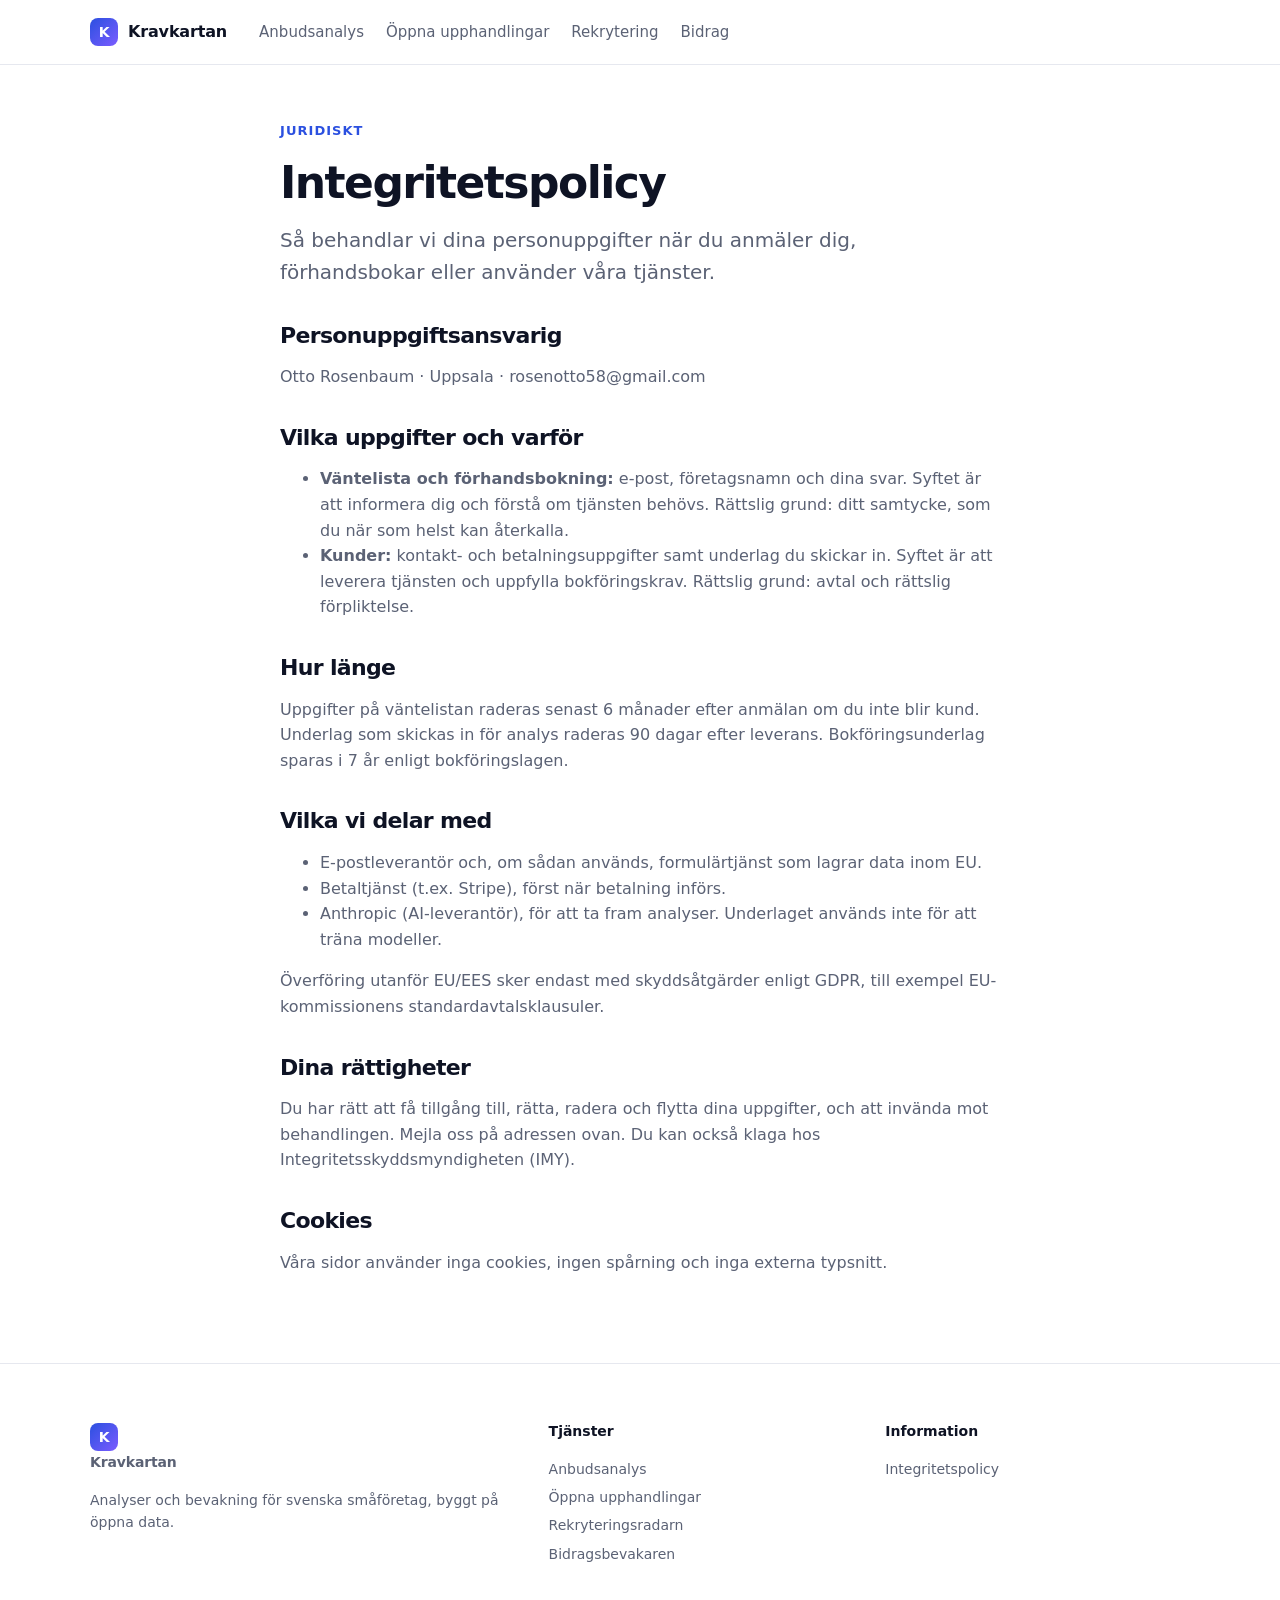
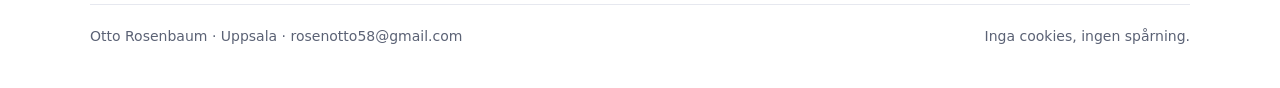
<file: integritet.html>
<!doctype html>
<html lang="sv">
<head>
<meta charset="utf-8">
<meta name="viewport" content="width=device-width, initial-scale=1">
<title>Integritetspolicy – Kravkartan</title>
<link rel="stylesheet" href="style.css?v=3">
</head>
<body>
<nav class="nav"><div class="wrap">
  <a class="logo" href="./"><span class="logo-mark">K</span>Kravkartan</a>
  <div class="nav-links"><a href="upphandling/">Anbudsanalys</a><a href="bevakning/">Öppna upphandlingar</a><a href="rekrytering/">Rekrytering</a><a href="bidrag/">Bidrag</a></div>
</div></nav>

<main class="doc"><div class="wrap narrow" style="padding-top:56px;padding-bottom:72px">
  <div class="kicker">Juridiskt</div>
  <h1>Integritetspolicy</h1>
  <p class="lead">Så behandlar vi dina personuppgifter när du anmäler dig, förhandsbokar eller använder våra tjänster.</p>

  <h2>Personuppgiftsansvarig</h2>
  <p data-seller></p>

  <h2>Vilka uppgifter och varför</h2>
  <ul>
    <li><strong>Väntelista och förhandsbokning:</strong> e-post, företagsnamn och dina svar. Syftet är att informera dig och förstå
      om tjänsten behövs. Rättslig grund: ditt samtycke, som du när som helst kan återkalla.</li>
    <li><strong>Kunder:</strong> kontakt- och betalningsuppgifter samt underlag du skickar in. Syftet är att leverera tjänsten och
      uppfylla bokföringskrav. Rättslig grund: avtal och rättslig förpliktelse.</li>
  </ul>

  <h2>Hur länge</h2>
  <p>Uppgifter på väntelistan raderas senast 6 månader efter anmälan om du inte blir kund. Underlag som skickas in för analys
    raderas 90 dagar efter leverans. Bokföringsunderlag sparas i 7 år enligt bokföringslagen.</p>

  <h2>Vilka vi delar med</h2>
  <ul>
    <li>E-postleverantör och, om sådan används, formulärtjänst som lagrar data inom EU.</li>
    <li>Betaltjänst (t.ex. Stripe), först när betalning införs.</li>
    <li>Anthropic (AI-leverantör), för att ta fram analyser. Underlaget används inte för att träna modeller.</li>
  </ul>
  <p>Överföring utanför EU/EES sker endast med skyddsåtgärder enligt GDPR, till exempel EU-kommissionens standardavtalsklausuler.</p>

  <h2>Dina rättigheter</h2>
  <p>Du har rätt att få tillgång till, rätta, radera och flytta dina uppgifter, och att invända mot behandlingen.
    Mejla oss på adressen ovan. Du kan också klaga hos Integritetsskyddsmyndigheten (IMY).</p>

  <h2>Cookies</h2>
  <p>Våra sidor använder inga cookies, ingen spårning och inga externa typsnitt.</p>
</div></main>

<footer class="footer"><div class="wrap">
  <div class="cols">
    <div><a class="logo" href="./"><span class="logo-mark">K</span>Kravkartan</a>
      <p style="margin:12px 0 0;max-width:30em">Analyser och bevakning för svenska småföretag, byggt på öppna data.</p></div>
    <div><h4>Tjänster</h4><a href="upphandling/">Anbudsanalys</a><a href="bevakning/">Öppna upphandlingar</a><a href="rekrytering/">Rekryteringsradarn</a><a href="bidrag/">Bidragsbevakaren</a></div>
    <div><h4>Information</h4><a href="integritet.html">Integritetspolicy</a></div>
  </div>
  <div class="legal"><span data-seller></span><span>Inga cookies, ingen spårning.</span></div>
</div></footer>
<script src="config.js?v=3"></script><script src="site.js?v=3"></script>
</body>
</html>
</file>
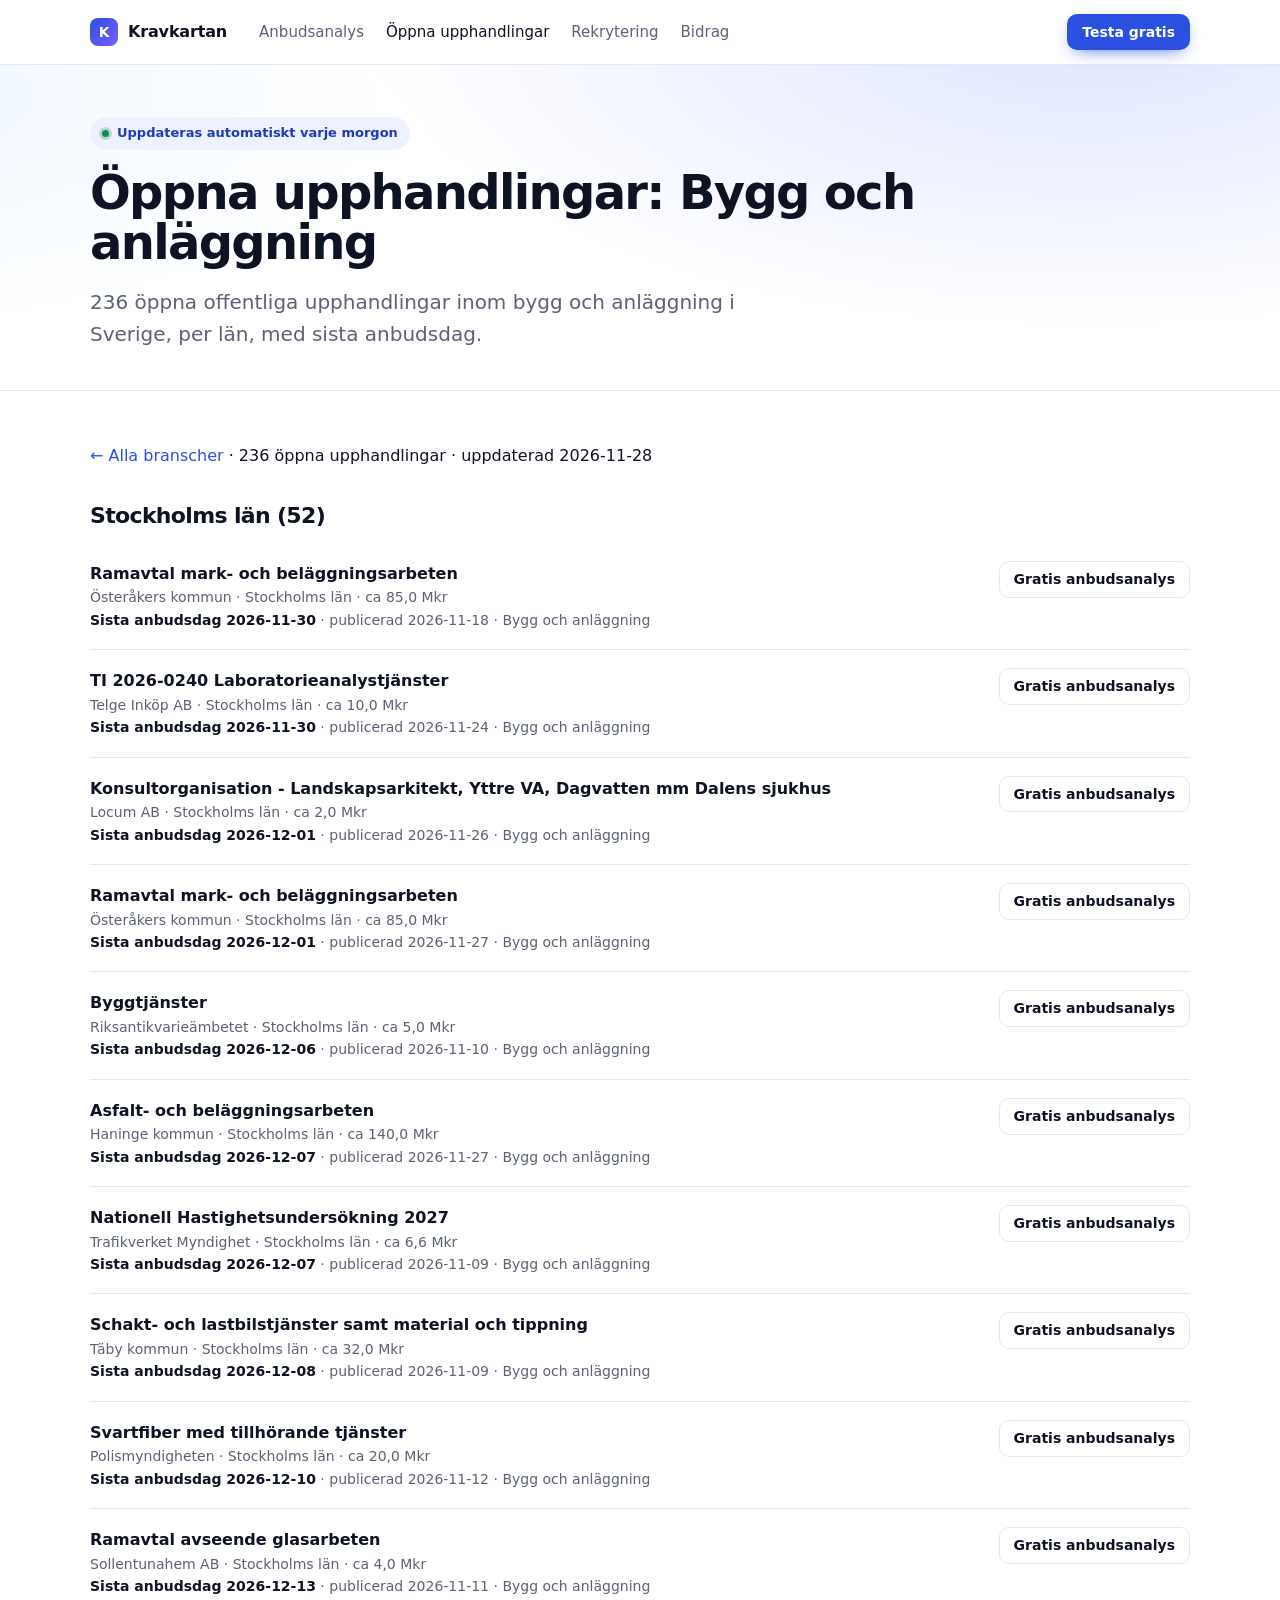
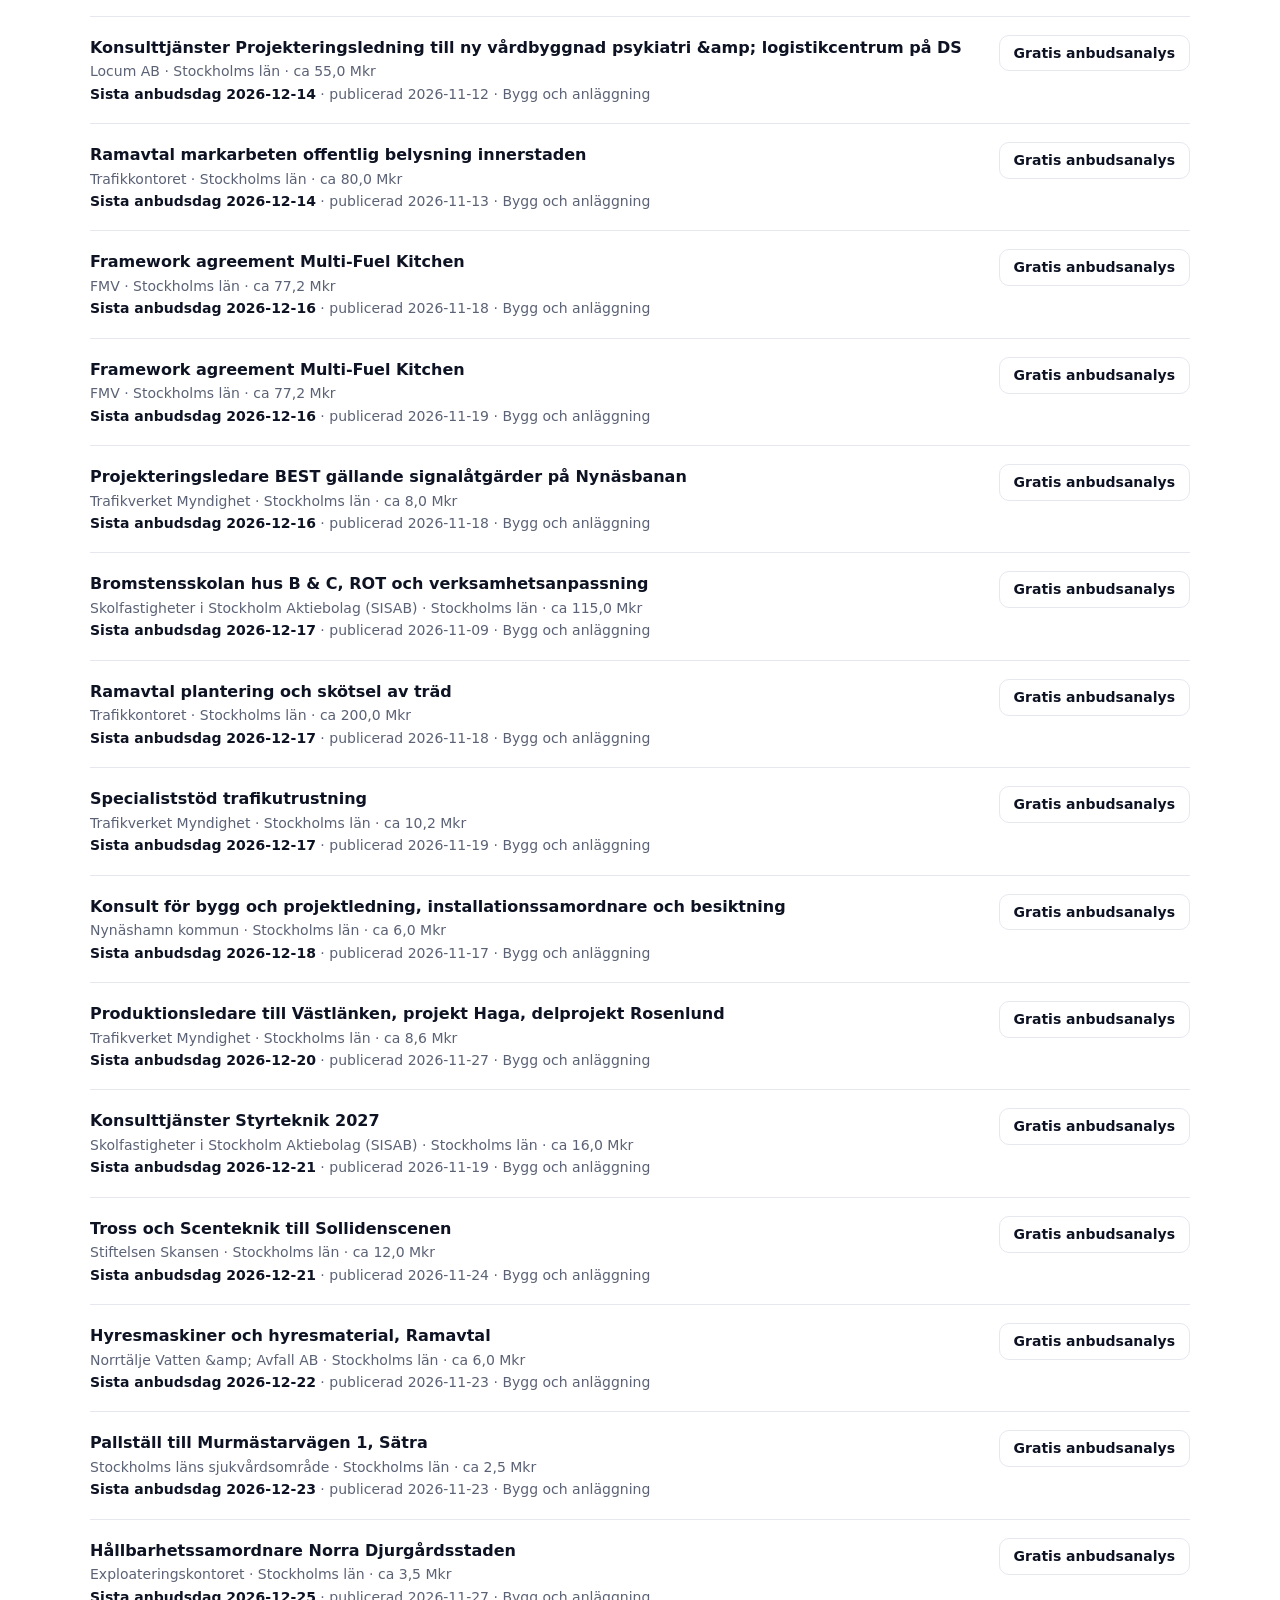
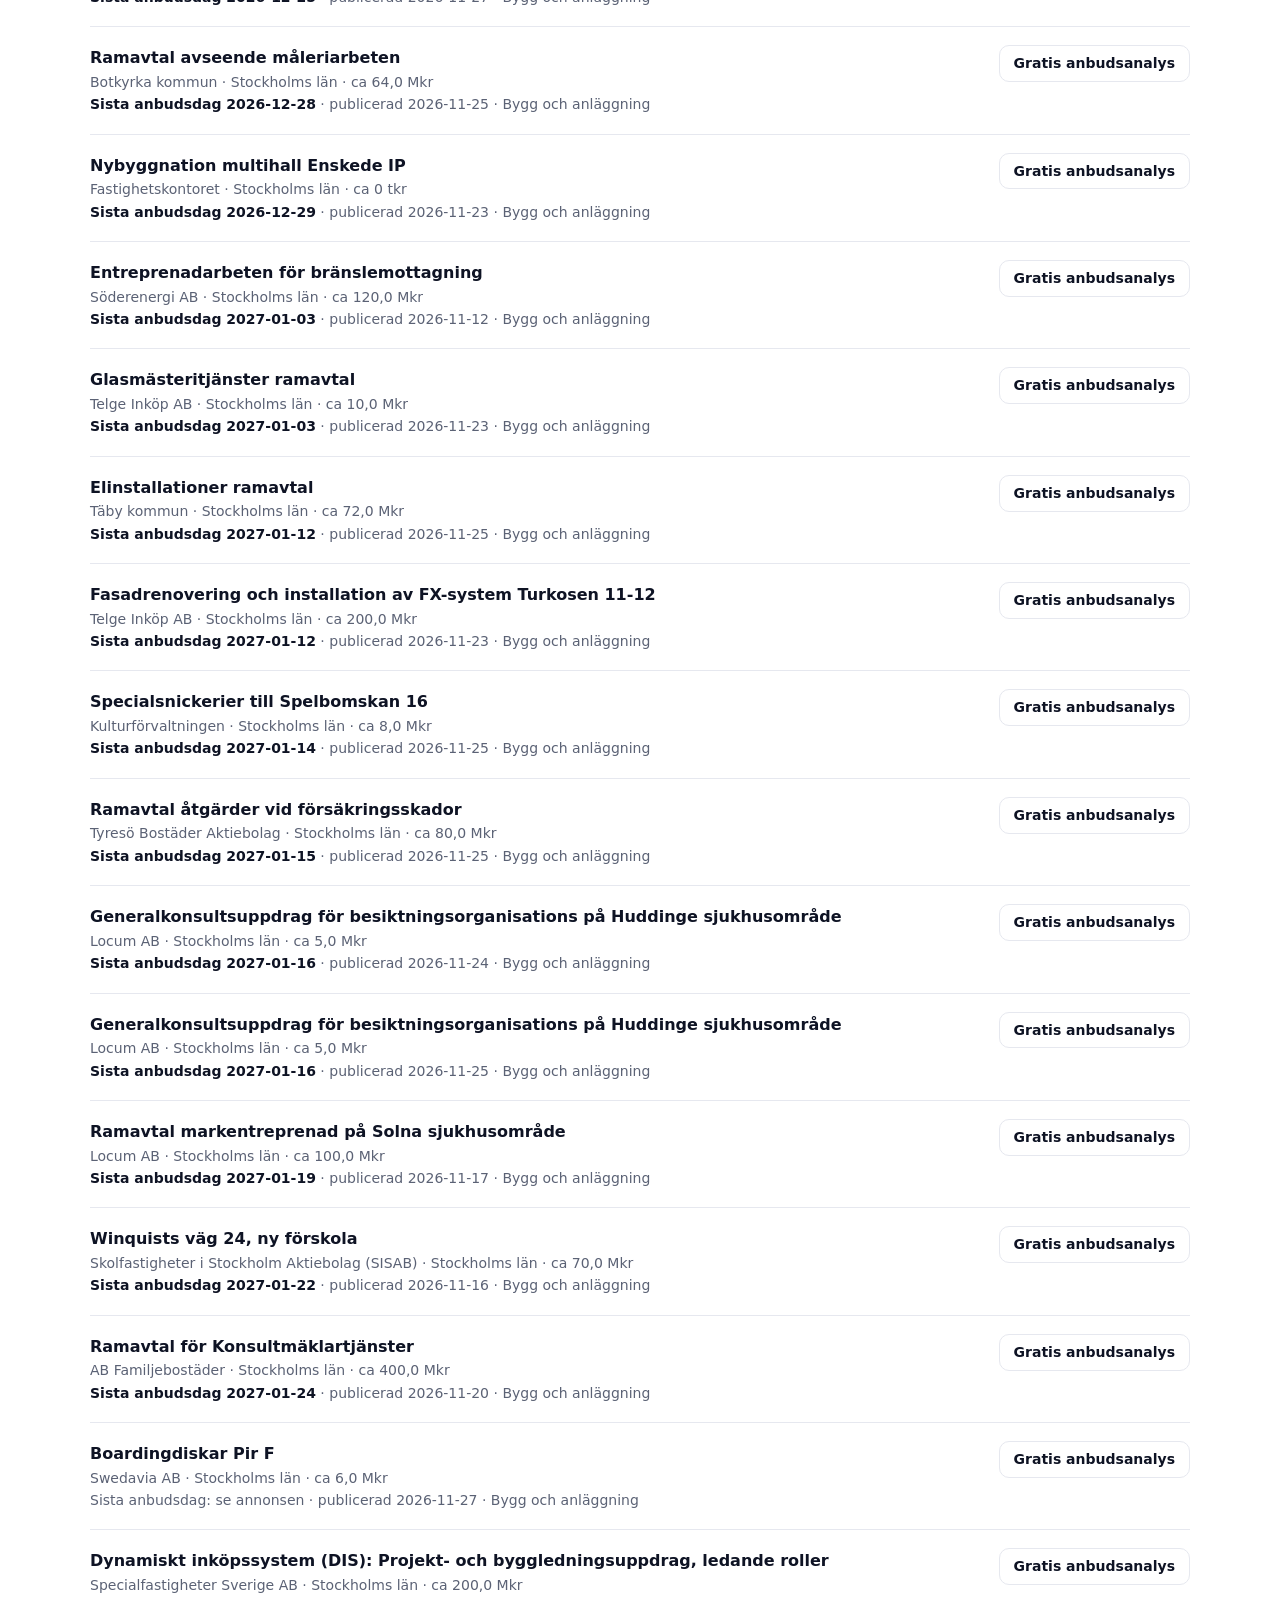
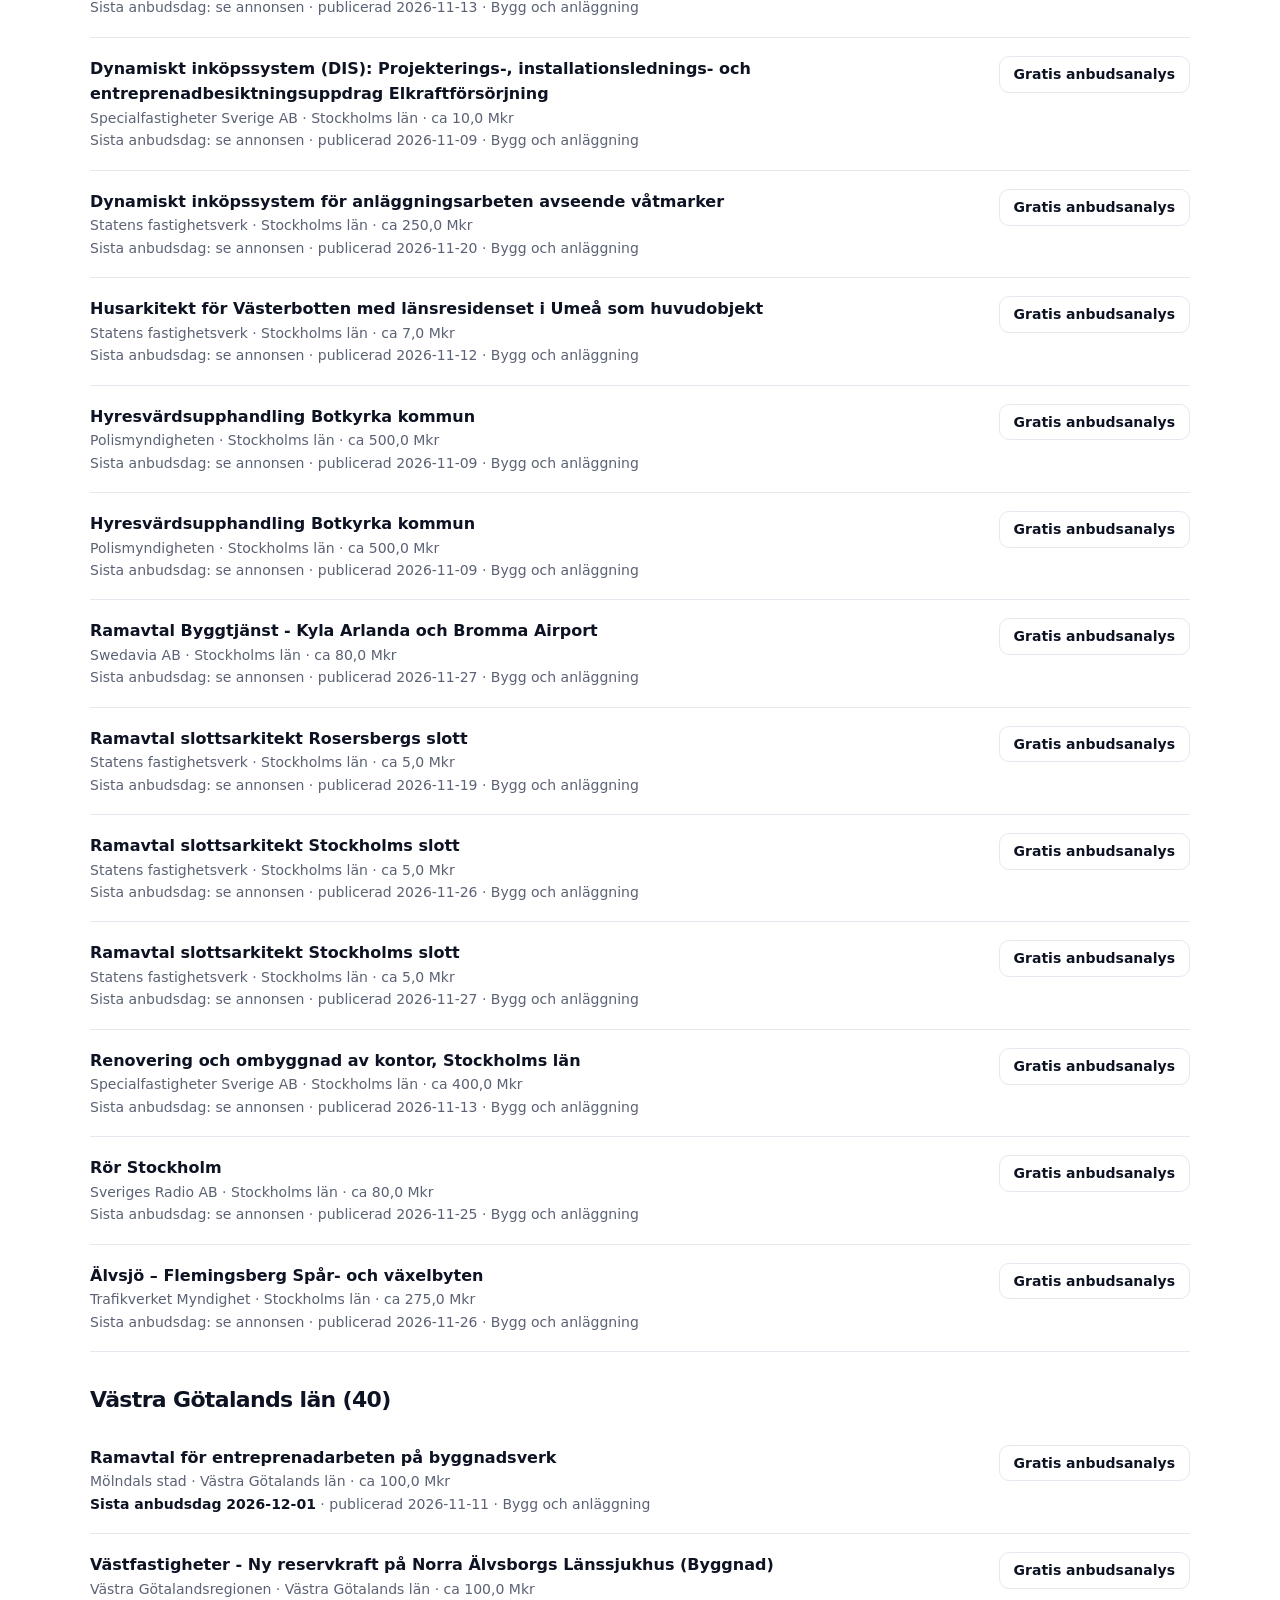
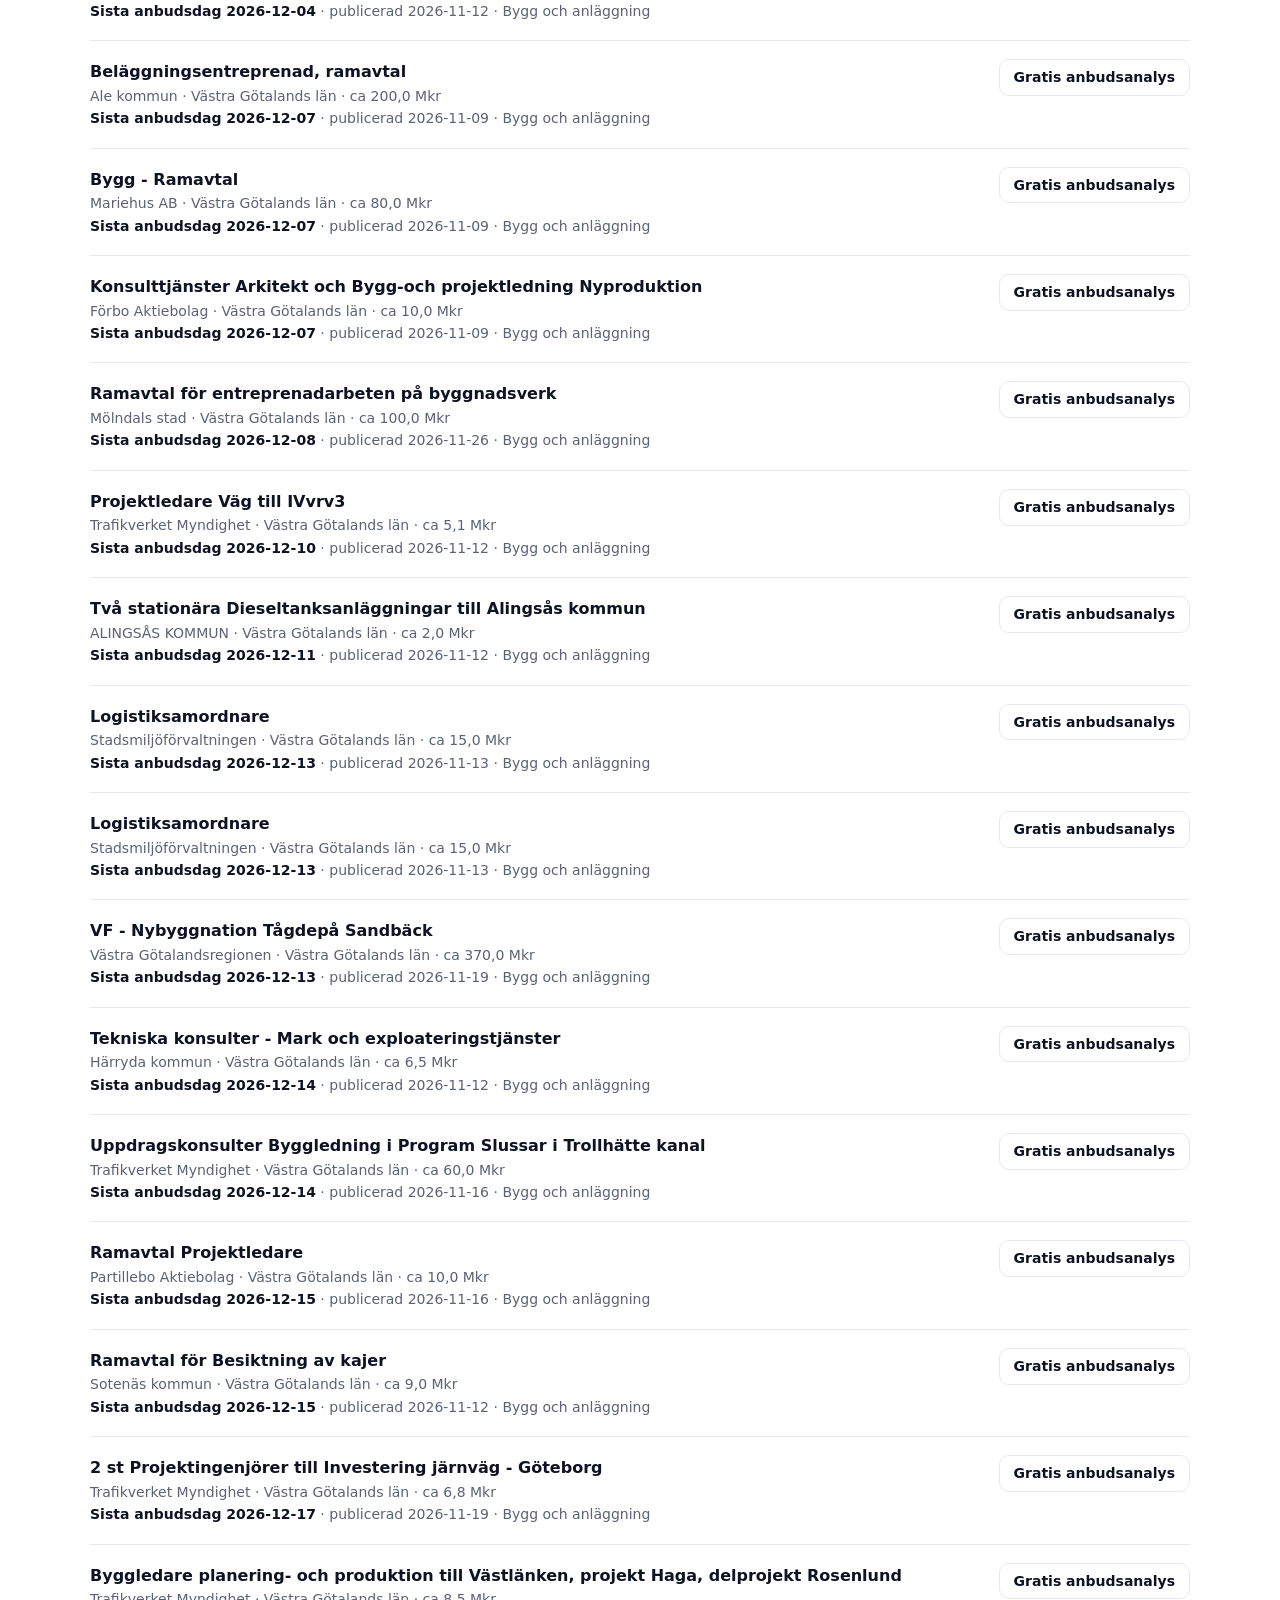
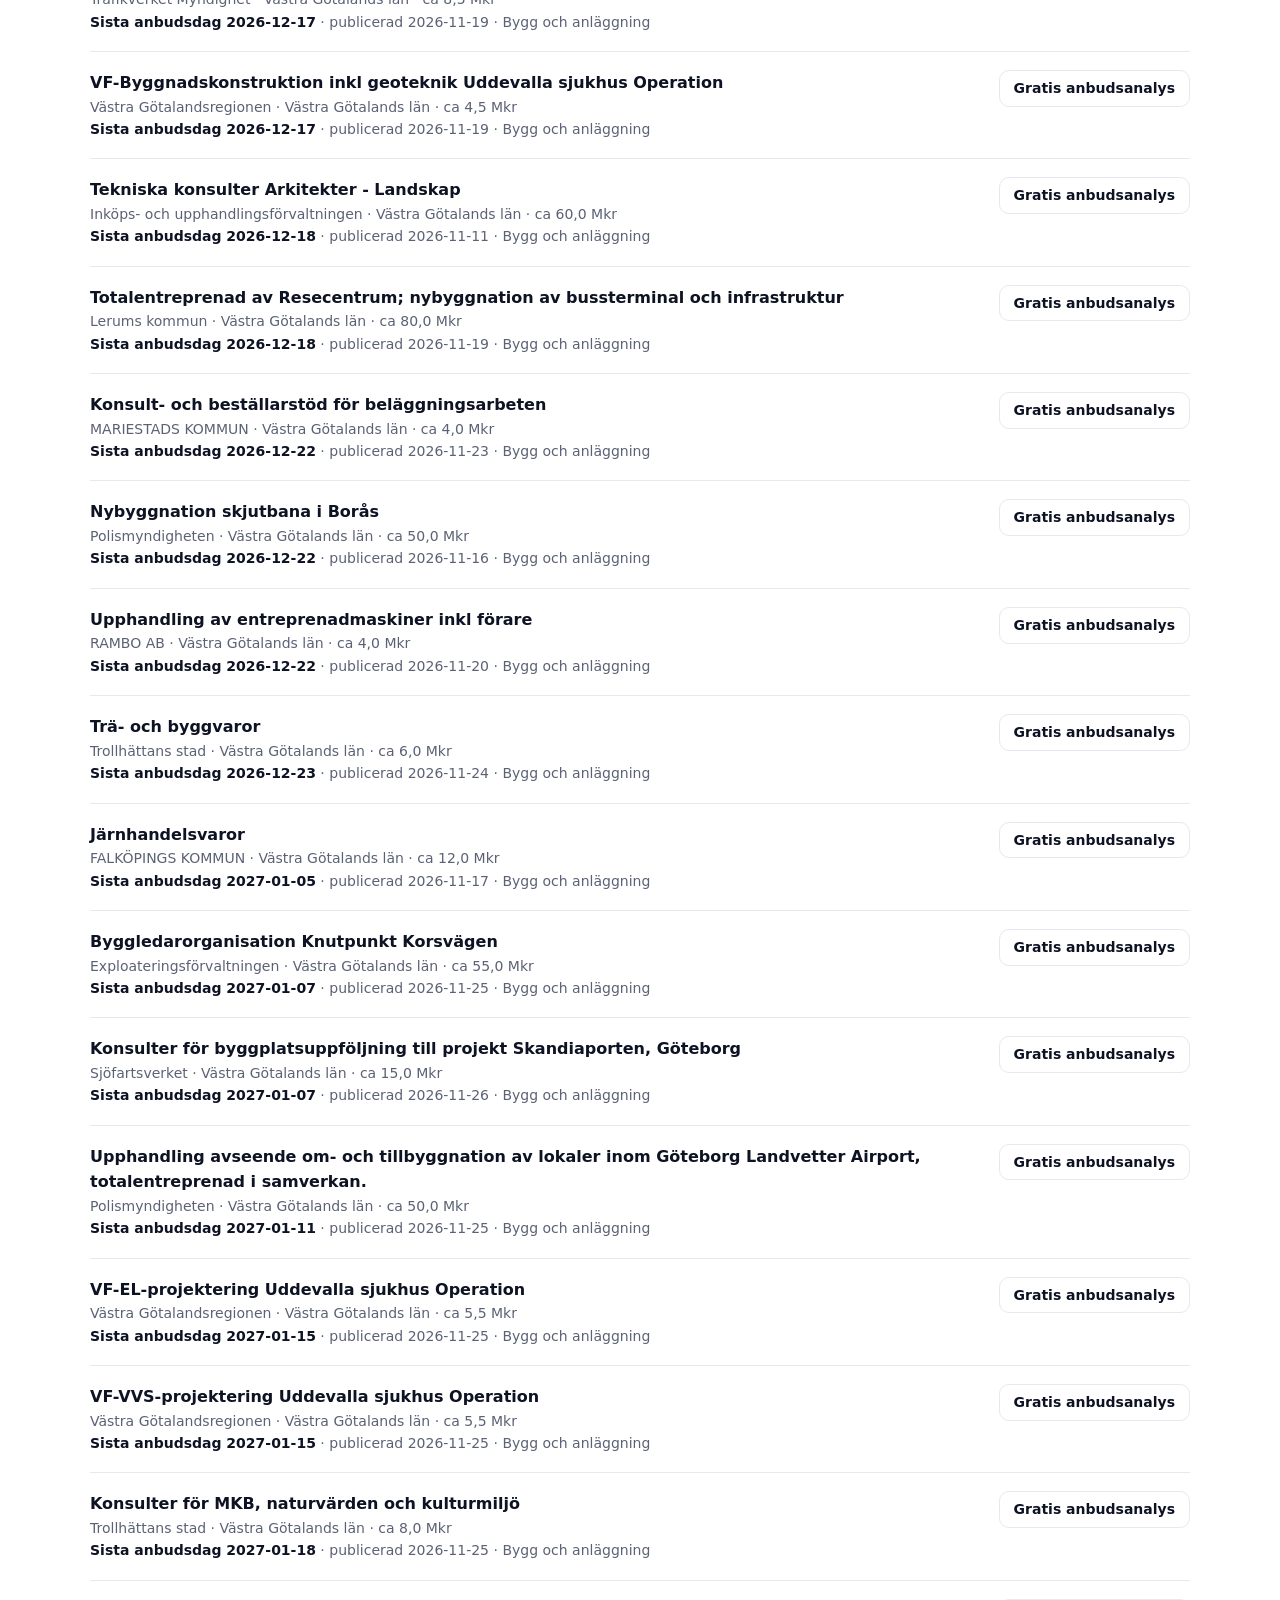
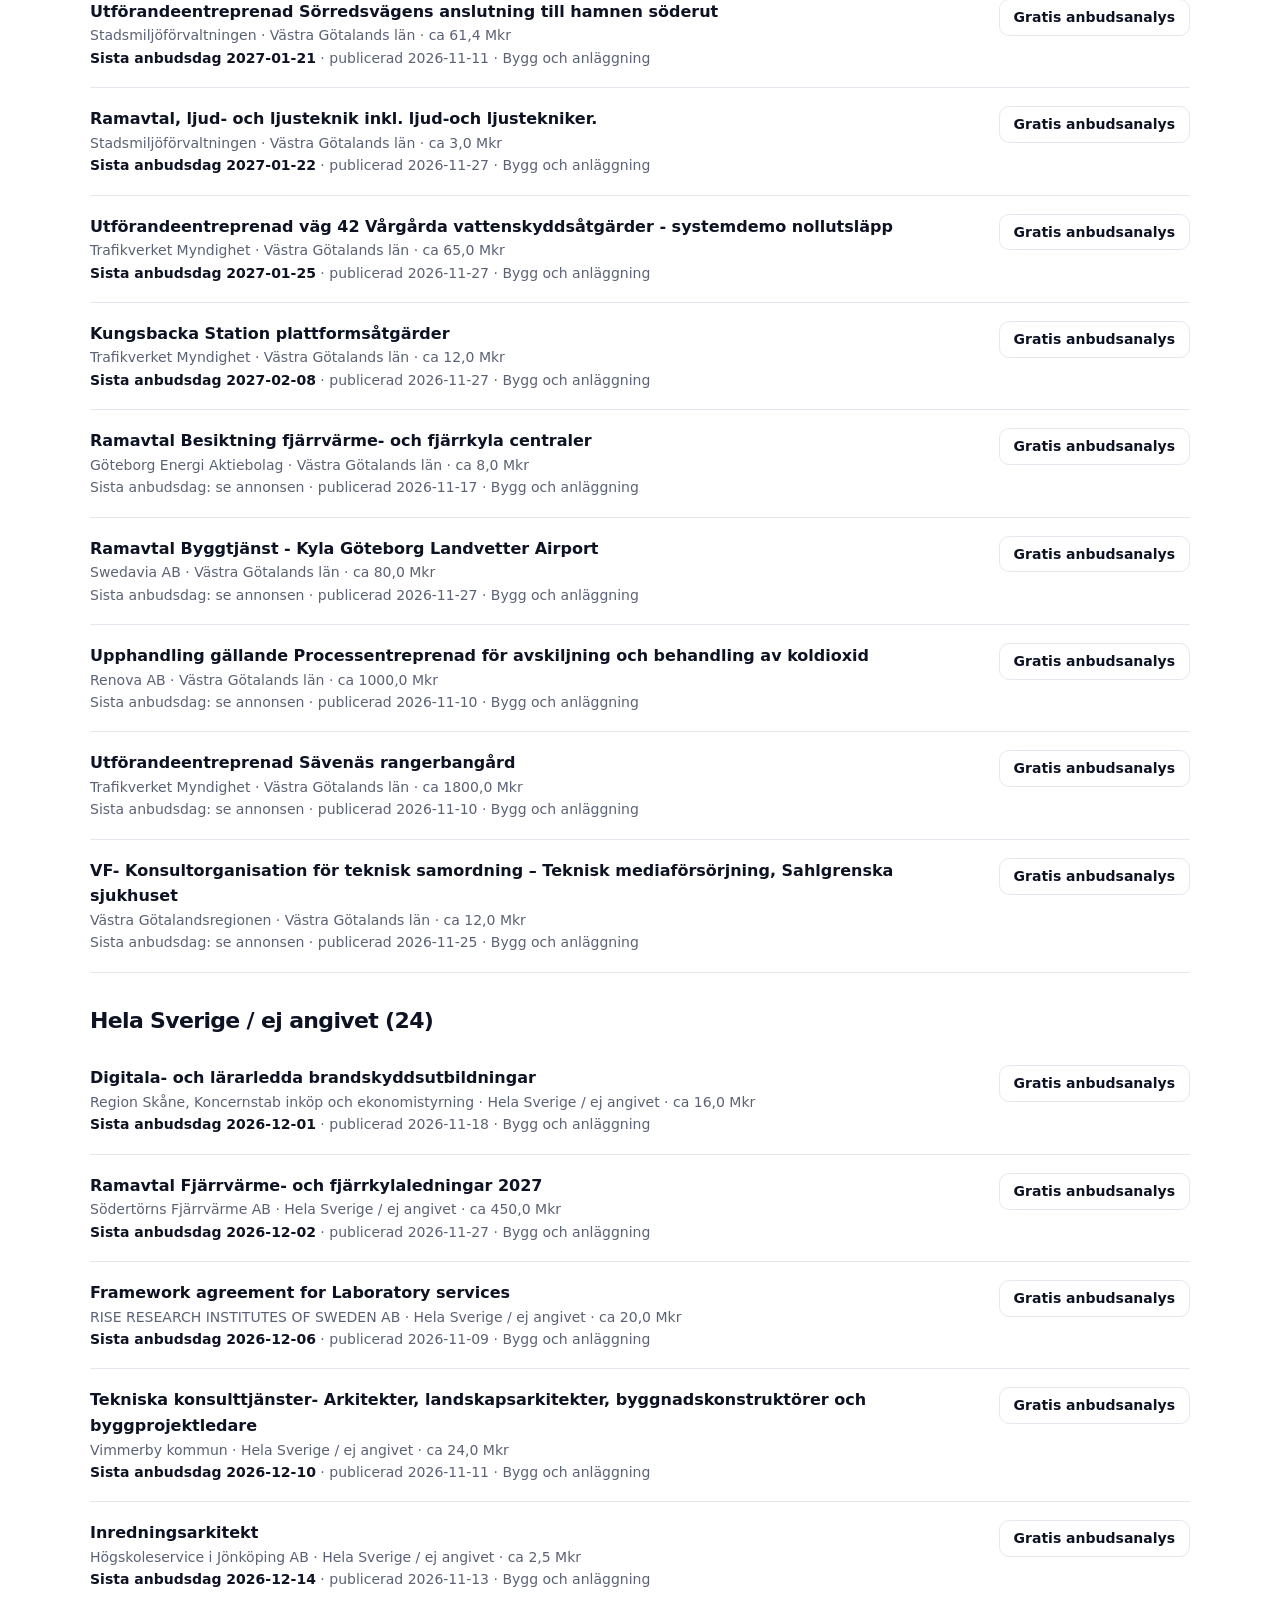
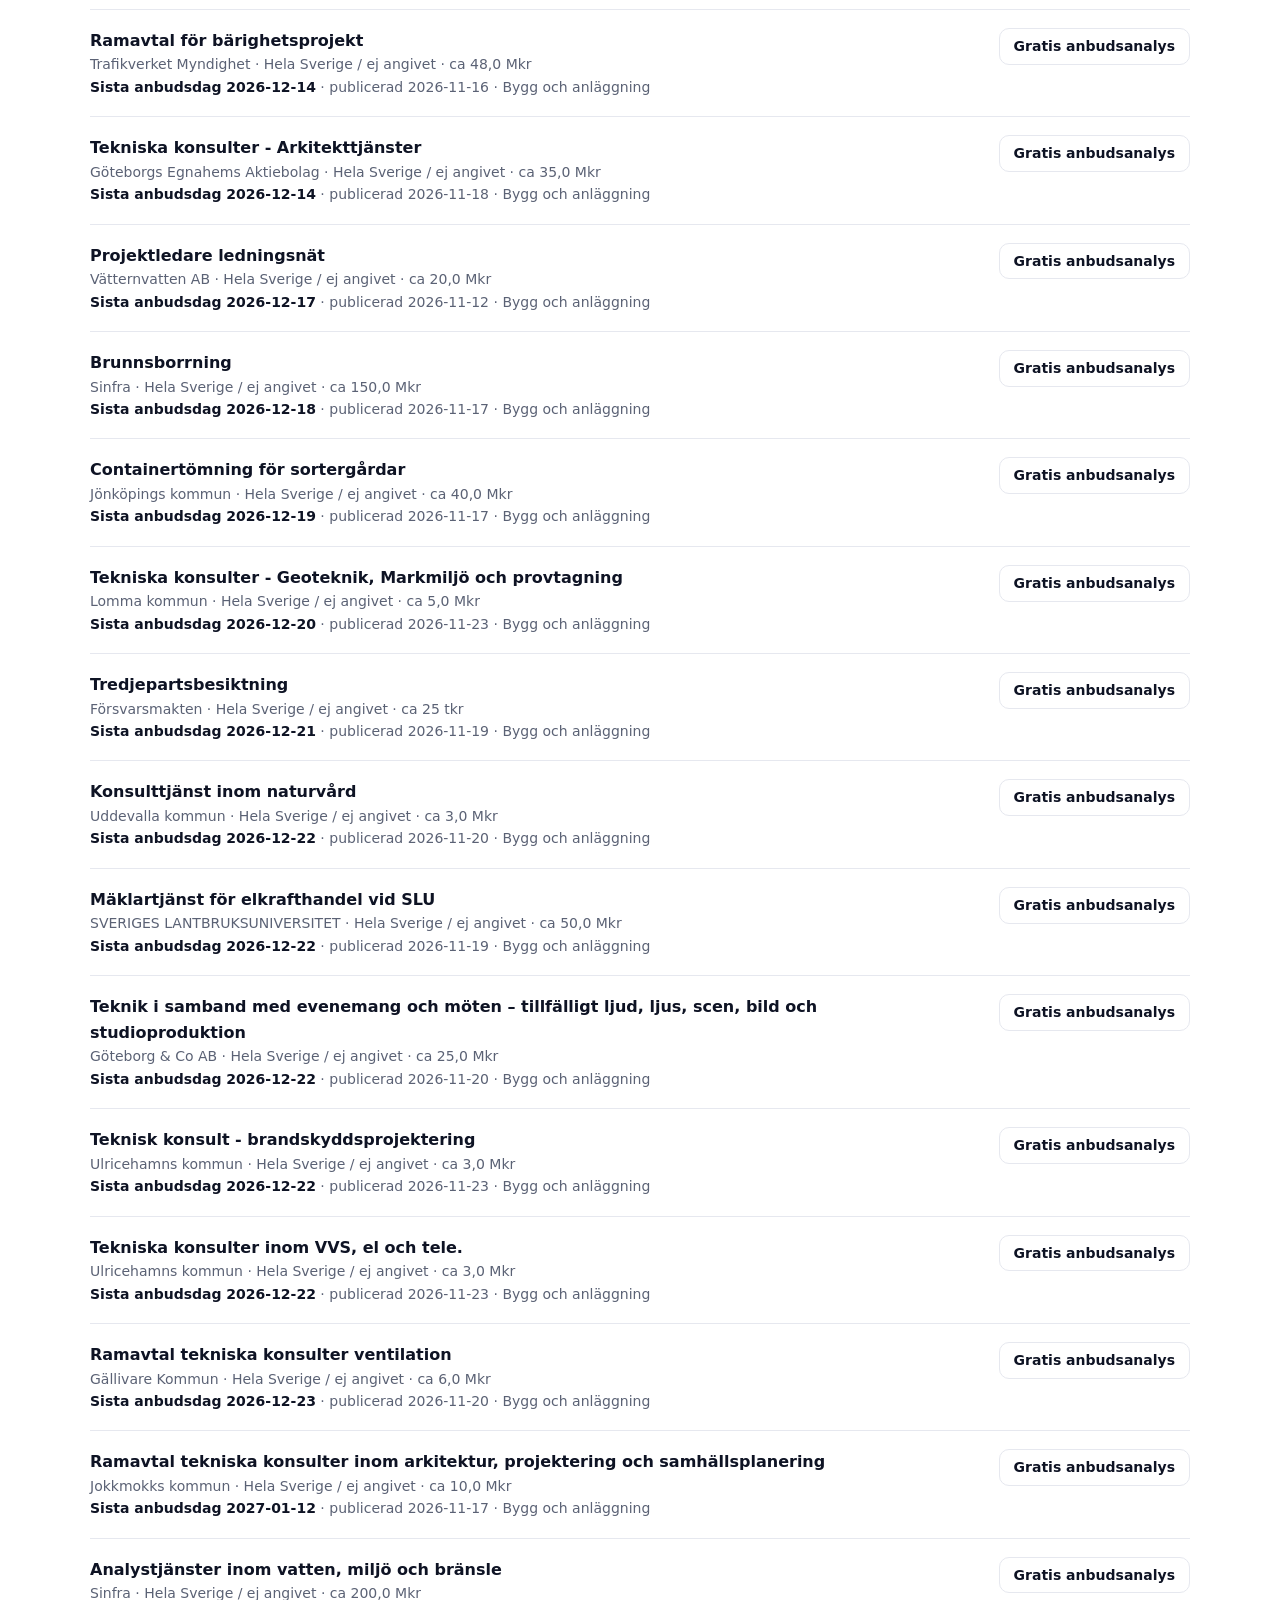
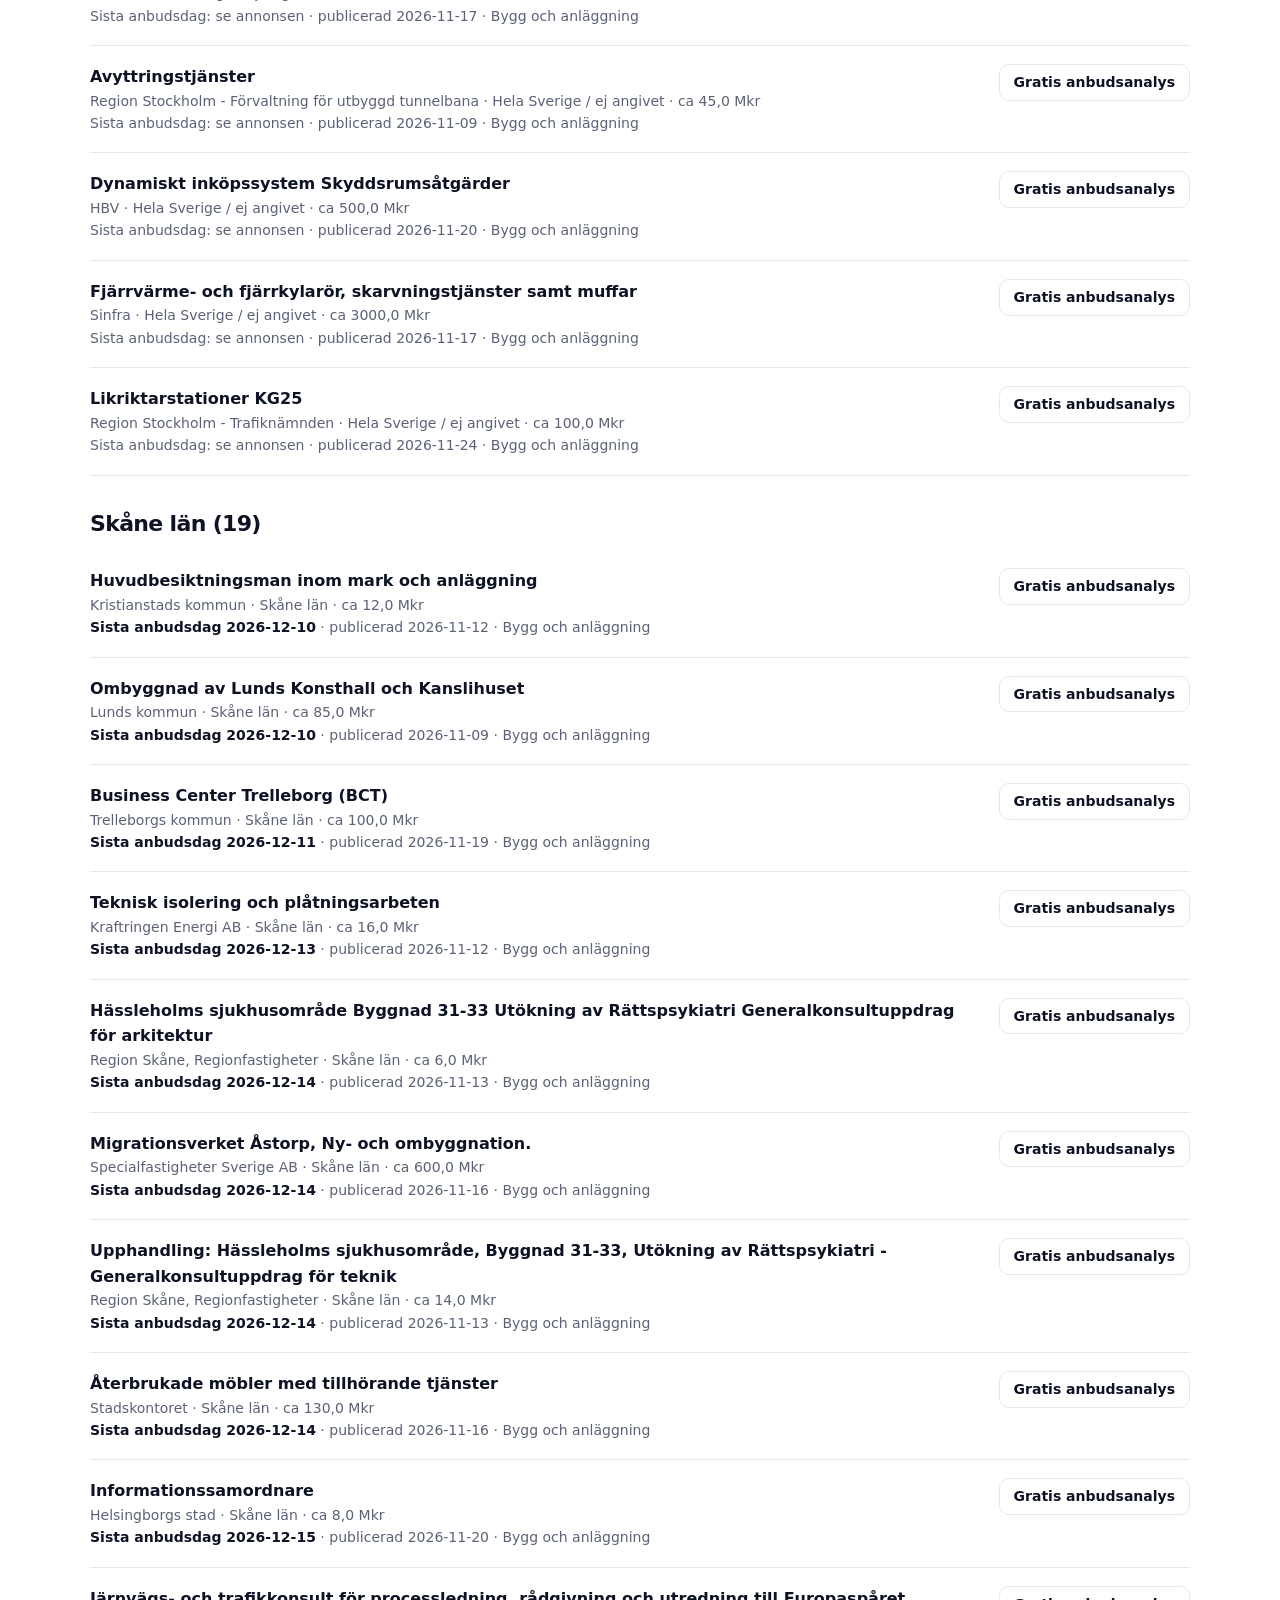
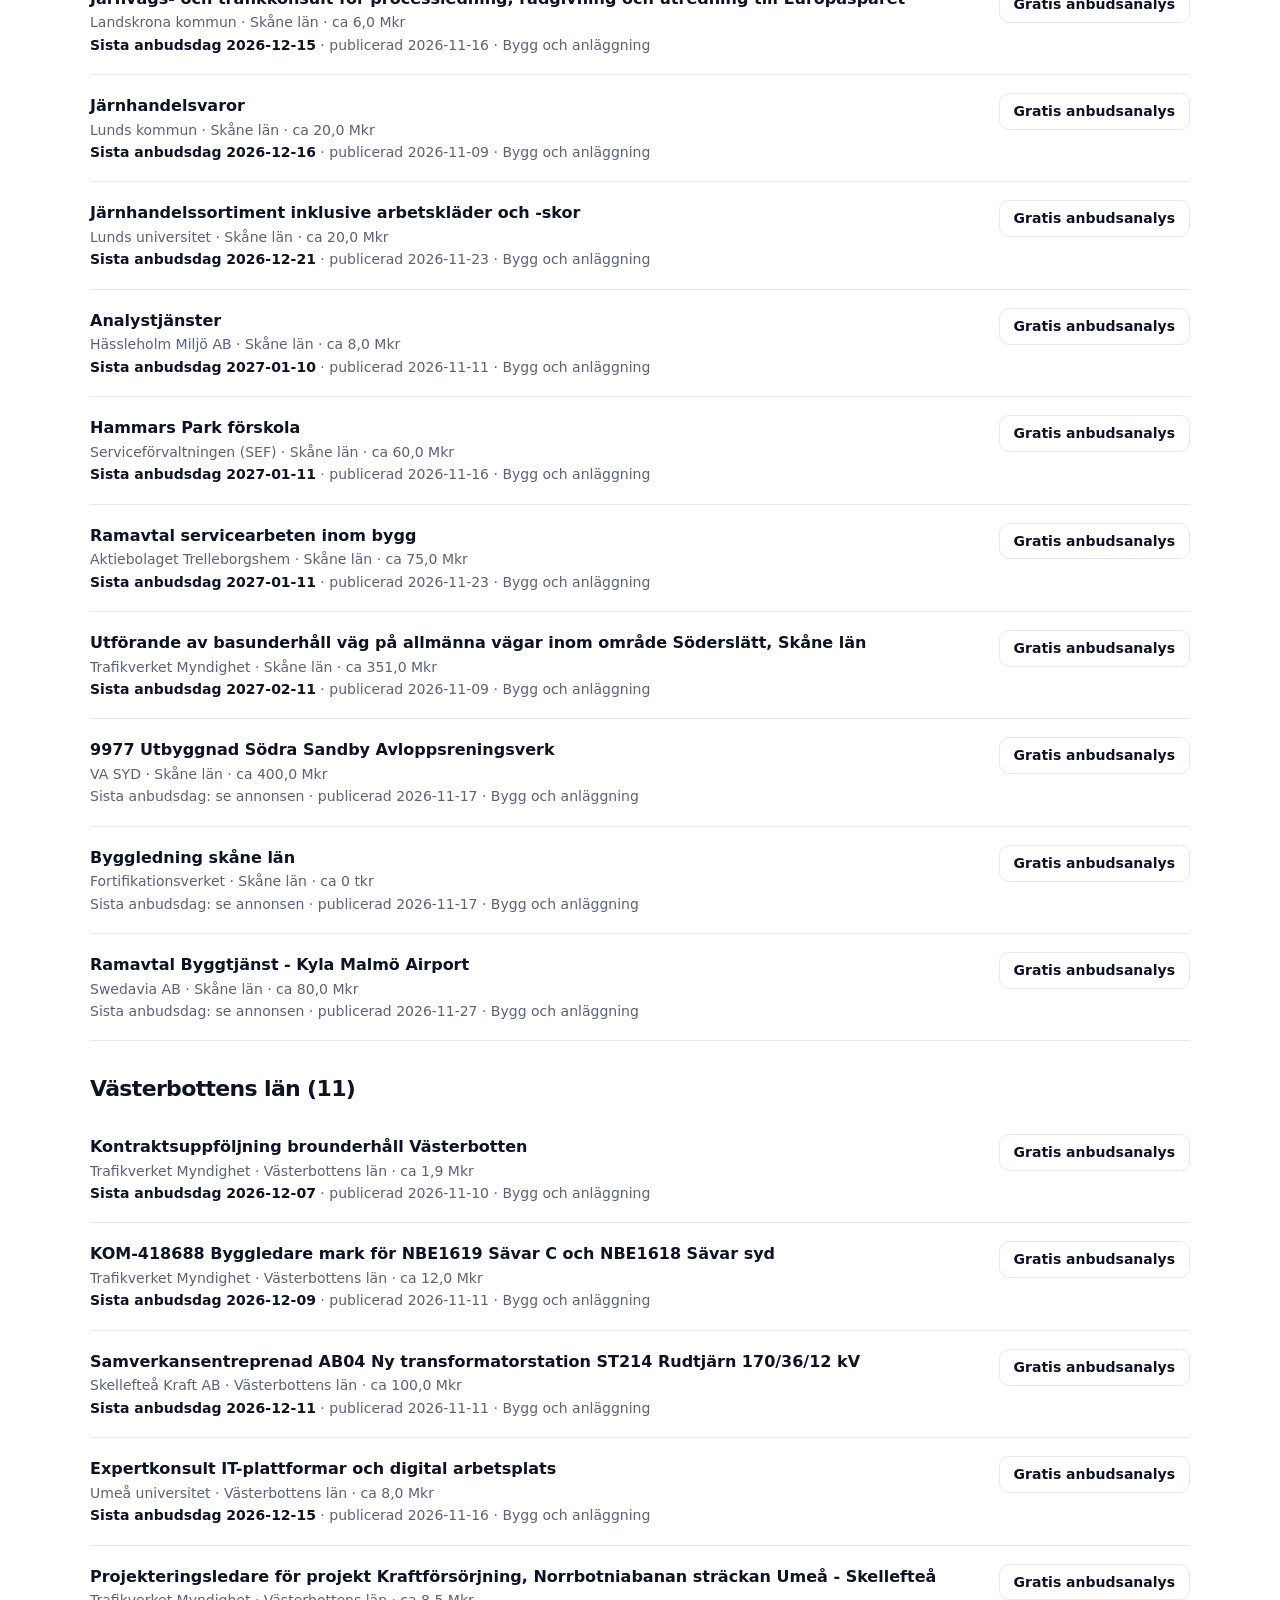
<file: bevakning/bygg.html>
<!doctype html>
<html lang="sv"><head><meta charset="utf-8"><meta name="viewport" content="width=device-width, initial-scale=1">
<title>Öppna upphandlingar: Bygg och anläggning – Kravkartan</title><meta name="description" content="236 öppna offentliga upphandlingar inom bygg och anläggning i Sverige, per län, med sista anbudsdag.">
<link rel="stylesheet" href="../style.css?v=3"></head>
<body>
<nav class="nav"><div class="wrap">
  <a class="logo" href="../"><span class="logo-mark">K</span>Kravkartan</a>
  <div class="nav-links"><a href="../upphandling/">Anbudsanalys</a><a href="../bevakning/" aria-current="page">Öppna upphandlingar</a>
    <a href="../rekrytering/">Rekrytering</a><a href="../bidrag/">Bidrag</a></div>
  <a class="btn btn-primary btn-sm nav-cta" href="../upphandling/">Testa gratis</a>
</div></nav>
<header class="hero" style="padding:52px 0 40px"><div class="wrap" style="display:block">
  <span class="pill"><span class="dot"></span>Uppdateras automatiskt varje morgon</span>
  <h1 style="font-size:clamp(32px,4.4vw,48px)">Öppna upphandlingar: Bygg och anläggning</h1><p class="lead" style="margin:0">236 öppna offentliga upphandlingar inom bygg och anläggning i Sverige, per län, med sista anbudsdag.</p>
</div></header>
<main><div class="wrap" style="padding-top:36px;padding-bottom:64px"><p><a href="index.html">← Alla branscher</a> · 236 öppna upphandlingar · uppdaterad 2026-11-28</p><h2 style="font-size:22px;margin-top:36px">Stockholms län (52)</h2><div class="list-item"><div><a class="t" href="https://ted.europa.eu/sv/notice/-/detail/801427-2026" rel="noopener">Ramavtal mark- och beläggningsarbeten</a><div class="m">Österåkers kommun · Stockholms län · ca 85,0 Mkr</div><div class="m"><span class="deadline">Sista anbudsdag 2026-11-30</span> · publicerad 2026-11-18 · Bygg och anläggning</div></div><a class="btn btn-secondary btn-sm" href="mailto:rosenotto58@gmail.com?subject=Gratis%20anbudsanalys%3A%20Ramavtal%20mark-%20och%20bel%C3%A4ggningsarbeten%20%28801427-2026%29&body=Hej%21%0A%0AVi%20funderar%20p%C3%A5%20att%20l%C3%A4mna%20anbud%20i%3A%0ARamavtal%20mark-%20och%20bel%C3%A4ggningsarbeten%0A%C3%96ster%C3%A5kers%20kommun%0ATED%3A%20https%3A//ted.europa.eu/sv/notice/-/detail/801427-2026%0A%0AVi%20vill%20g%C3%A4rna%20ha%20en%20gratis%20pilotanalys%20%28kravmatris%2C%20skall-krav%2C%20utv%C3%A4rderingsmodell%2C%20risker%29.%0AF%C3%B6retag%3A%0AKontaktperson%3A%0A%0A%28k%C3%A4lla%3A%20bevakning%29">Gratis anbudsanalys</a></div><div class="list-item"><div><a class="t" href="https://ted.europa.eu/sv/notice/-/detail/816427-2026" rel="noopener">TI 2026-0240 Laboratorieanalystjänster</a><div class="m">Telge Inköp AB · Stockholms län · ca 10,0 Mkr</div><div class="m"><span class="deadline">Sista anbudsdag 2026-11-30</span> · publicerad 2026-11-24 · Bygg och anläggning</div></div><a class="btn btn-secondary btn-sm" href="mailto:rosenotto58@gmail.com?subject=Gratis%20anbudsanalys%3A%20TI%202026-0240%20Laboratorieanalystj%C3%A4nster%20%28816427-2026%29&body=Hej%21%0A%0AVi%20funderar%20p%C3%A5%20att%20l%C3%A4mna%20anbud%20i%3A%0ATI%202026-0240%20Laboratorieanalystj%C3%A4nster%0ATelge%20Ink%C3%B6p%20AB%0ATED%3A%20https%3A//ted.europa.eu/sv/notice/-/detail/816427-2026%0A%0AVi%20vill%20g%C3%A4rna%20ha%20en%20gratis%20pilotanalys%20%28kravmatris%2C%20skall-krav%2C%20utv%C3%A4rderingsmodell%2C%20risker%29.%0AF%C3%B6retag%3A%0AKontaktperson%3A%0A%0A%28k%C3%A4lla%3A%20bevakning%29">Gratis anbudsanalys</a></div><div class="list-item"><div><a class="t" href="https://ted.europa.eu/sv/notice/-/detail/822516-2026" rel="noopener">Konsultorganisation - Landskapsarkitekt, Yttre VA, Dagvatten mm Dalens sjukhus</a><div class="m">Locum AB · Stockholms län · ca 2,0 Mkr</div><div class="m"><span class="deadline">Sista anbudsdag 2026-12-01</span> · publicerad 2026-11-26 · Bygg och anläggning</div></div><a class="btn btn-secondary btn-sm" href="mailto:rosenotto58@gmail.com?subject=Gratis%20anbudsanalys%3A%20Konsultorganisation%20-%20Landskapsarkitekt%2C%20Yttre%20VA%2C%20Dagvatten%20mm%20Dalens%20sjukhus%20%28822516-2026%29&body=Hej%21%0A%0AVi%20funderar%20p%C3%A5%20att%20l%C3%A4mna%20anbud%20i%3A%0AKonsultorganisation%20-%20Landskapsarkitekt%2C%20Yttre%20VA%2C%20Dagvatten%20mm%20Dalens%20sjukhus%0ALocum%20AB%0ATED%3A%20https%3A//ted.europa.eu/sv/notice/-/detail/822516-2026%0A%0AVi%20vill%20g%C3%A4rna%20ha%20en%20gratis%20pilotanalys%20%28kravmatris%2C%20skall-krav%2C%20utv%C3%A4rderingsmodell%2C%20risker%29.%0AF%C3%B6retag%3A%0AKontaktperson%3A%0A%0A%28k%C3%A4lla%3A%20bevakning%29">Gratis anbudsanalys</a></div><div class="list-item"><div><a class="t" href="https://ted.europa.eu/sv/notice/-/detail/828123-2026" rel="noopener">Ramavtal mark- och beläggningsarbeten</a><div class="m">Österåkers kommun · Stockholms län · ca 85,0 Mkr</div><div class="m"><span class="deadline">Sista anbudsdag 2026-12-01</span> · publicerad 2026-11-27 · Bygg och anläggning</div></div><a class="btn btn-secondary btn-sm" href="mailto:rosenotto58@gmail.com?subject=Gratis%20anbudsanalys%3A%20Ramavtal%20mark-%20och%20bel%C3%A4ggningsarbeten%20%28828123-2026%29&body=Hej%21%0A%0AVi%20funderar%20p%C3%A5%20att%20l%C3%A4mna%20anbud%20i%3A%0ARamavtal%20mark-%20och%20bel%C3%A4ggningsarbeten%0A%C3%96ster%C3%A5kers%20kommun%0ATED%3A%20https%3A//ted.europa.eu/sv/notice/-/detail/828123-2026%0A%0AVi%20vill%20g%C3%A4rna%20ha%20en%20gratis%20pilotanalys%20%28kravmatris%2C%20skall-krav%2C%20utv%C3%A4rderingsmodell%2C%20risker%29.%0AF%C3%B6retag%3A%0AKontaktperson%3A%0A%0A%28k%C3%A4lla%3A%20bevakning%29">Gratis anbudsanalys</a></div><div class="list-item"><div><a class="t" href="https://ted.europa.eu/sv/notice/-/detail/780125-2026" rel="noopener">Byggtjänster</a><div class="m">Riksantikvarieämbetet · Stockholms län · ca 5,0 Mkr</div><div class="m"><span class="deadline">Sista anbudsdag 2026-12-06</span> · publicerad 2026-11-10 · Bygg och anläggning</div></div><a class="btn btn-secondary btn-sm" href="mailto:rosenotto58@gmail.com?subject=Gratis%20anbudsanalys%3A%20Byggtj%C3%A4nster%20%28780125-2026%29&body=Hej%21%0A%0AVi%20funderar%20p%C3%A5%20att%20l%C3%A4mna%20anbud%20i%3A%0AByggtj%C3%A4nster%0ARiksantikvarie%C3%A4mbetet%0ATED%3A%20https%3A//ted.europa.eu/sv/notice/-/detail/780125-2026%0A%0AVi%20vill%20g%C3%A4rna%20ha%20en%20gratis%20pilotanalys%20%28kravmatris%2C%20skall-krav%2C%20utv%C3%A4rderingsmodell%2C%20risker%29.%0AF%C3%B6retag%3A%0AKontaktperson%3A%0A%0A%28k%C3%A4lla%3A%20bevakning%29">Gratis anbudsanalys</a></div><div class="list-item"><div><a class="t" href="https://ted.europa.eu/sv/notice/-/detail/824604-2026" rel="noopener">Asfalt- och beläggningsarbeten</a><div class="m">Haninge kommun · Stockholms län · ca 140,0 Mkr</div><div class="m"><span class="deadline">Sista anbudsdag 2026-12-07</span> · publicerad 2026-11-27 · Bygg och anläggning</div></div><a class="btn btn-secondary btn-sm" href="mailto:rosenotto58@gmail.com?subject=Gratis%20anbudsanalys%3A%20Asfalt-%20och%20bel%C3%A4ggningsarbeten%20%28824604-2026%29&body=Hej%21%0A%0AVi%20funderar%20p%C3%A5%20att%20l%C3%A4mna%20anbud%20i%3A%0AAsfalt-%20och%20bel%C3%A4ggningsarbeten%0AHaninge%20kommun%0ATED%3A%20https%3A//ted.europa.eu/sv/notice/-/detail/824604-2026%0A%0AVi%20vill%20g%C3%A4rna%20ha%20en%20gratis%20pilotanalys%20%28kravmatris%2C%20skall-krav%2C%20utv%C3%A4rderingsmodell%2C%20risker%29.%0AF%C3%B6retag%3A%0AKontaktperson%3A%0A%0A%28k%C3%A4lla%3A%20bevakning%29">Gratis anbudsanalys</a></div><div class="list-item"><div><a class="t" href="https://ted.europa.eu/sv/notice/-/detail/775983-2026" rel="noopener">Nationell Hastighetsundersökning 2027</a><div class="m">Trafikverket Myndighet · Stockholms län · ca 6,6 Mkr</div><div class="m"><span class="deadline">Sista anbudsdag 2026-12-07</span> · publicerad 2026-11-09 · Bygg och anläggning</div></div><a class="btn btn-secondary btn-sm" href="mailto:rosenotto58@gmail.com?subject=Gratis%20anbudsanalys%3A%20Nationell%20Hastighetsunders%C3%B6kning%202027%20%28775983-2026%29&body=Hej%21%0A%0AVi%20funderar%20p%C3%A5%20att%20l%C3%A4mna%20anbud%20i%3A%0ANationell%20Hastighetsunders%C3%B6kning%202027%0ATrafikverket%20Myndighet%0ATED%3A%20https%3A//ted.europa.eu/sv/notice/-/detail/775983-2026%0A%0AVi%20vill%20g%C3%A4rna%20ha%20en%20gratis%20pilotanalys%20%28kravmatris%2C%20skall-krav%2C%20utv%C3%A4rderingsmodell%2C%20risker%29.%0AF%C3%B6retag%3A%0AKontaktperson%3A%0A%0A%28k%C3%A4lla%3A%20bevakning%29">Gratis anbudsanalys</a></div><div class="list-item"><div><a class="t" href="https://ted.europa.eu/sv/notice/-/detail/775940-2026" rel="noopener">Schakt- och lastbilstjänster samt material och tippning</a><div class="m">Täby kommun · Stockholms län · ca 32,0 Mkr</div><div class="m"><span class="deadline">Sista anbudsdag 2026-12-08</span> · publicerad 2026-11-09 · Bygg och anläggning</div></div><a class="btn btn-secondary btn-sm" href="mailto:rosenotto58@gmail.com?subject=Gratis%20anbudsanalys%3A%20Schakt-%20och%20lastbilstj%C3%A4nster%20samt%20material%20och%20tippning%20%28775940-2026%29&body=Hej%21%0A%0AVi%20funderar%20p%C3%A5%20att%20l%C3%A4mna%20anbud%20i%3A%0ASchakt-%20och%20lastbilstj%C3%A4nster%20samt%20material%20och%20tippning%0AT%C3%A4by%20kommun%0ATED%3A%20https%3A//ted.europa.eu/sv/notice/-/detail/775940-2026%0A%0AVi%20vill%20g%C3%A4rna%20ha%20en%20gratis%20pilotanalys%20%28kravmatris%2C%20skall-krav%2C%20utv%C3%A4rderingsmodell%2C%20risker%29.%0AF%C3%B6retag%3A%0AKontaktperson%3A%0A%0A%28k%C3%A4lla%3A%20bevakning%29">Gratis anbudsanalys</a></div><div class="list-item"><div><a class="t" href="https://ted.europa.eu/sv/notice/-/detail/786302-2026" rel="noopener">Svartfiber med tillhörande tjänster</a><div class="m">Polismyndigheten · Stockholms län · ca 20,0 Mkr</div><div class="m"><span class="deadline">Sista anbudsdag 2026-12-10</span> · publicerad 2026-11-12 · Bygg och anläggning</div></div><a class="btn btn-secondary btn-sm" href="mailto:rosenotto58@gmail.com?subject=Gratis%20anbudsanalys%3A%20Svartfiber%20med%20tillh%C3%B6rande%20tj%C3%A4nster%20%28786302-2026%29&body=Hej%21%0A%0AVi%20funderar%20p%C3%A5%20att%20l%C3%A4mna%20anbud%20i%3A%0ASvartfiber%20med%20tillh%C3%B6rande%20tj%C3%A4nster%0APolismyndigheten%0ATED%3A%20https%3A//ted.europa.eu/sv/notice/-/detail/786302-2026%0A%0AVi%20vill%20g%C3%A4rna%20ha%20en%20gratis%20pilotanalys%20%28kravmatris%2C%20skall-krav%2C%20utv%C3%A4rderingsmodell%2C%20risker%29.%0AF%C3%B6retag%3A%0AKontaktperson%3A%0A%0A%28k%C3%A4lla%3A%20bevakning%29">Gratis anbudsanalys</a></div><div class="list-item"><div><a class="t" href="https://ted.europa.eu/sv/notice/-/detail/785253-2026" rel="noopener">Ramavtal avseende glasarbeten</a><div class="m">Sollentunahem AB · Stockholms län · ca 4,0 Mkr</div><div class="m"><span class="deadline">Sista anbudsdag 2026-12-13</span> · publicerad 2026-11-11 · Bygg och anläggning</div></div><a class="btn btn-secondary btn-sm" href="mailto:rosenotto58@gmail.com?subject=Gratis%20anbudsanalys%3A%20Ramavtal%20avseende%20glasarbeten%20%28785253-2026%29&body=Hej%21%0A%0AVi%20funderar%20p%C3%A5%20att%20l%C3%A4mna%20anbud%20i%3A%0ARamavtal%20avseende%20glasarbeten%0ASollentunahem%20AB%0ATED%3A%20https%3A//ted.europa.eu/sv/notice/-/detail/785253-2026%0A%0AVi%20vill%20g%C3%A4rna%20ha%20en%20gratis%20pilotanalys%20%28kravmatris%2C%20skall-krav%2C%20utv%C3%A4rderingsmodell%2C%20risker%29.%0AF%C3%B6retag%3A%0AKontaktperson%3A%0A%0A%28k%C3%A4lla%3A%20bevakning%29">Gratis anbudsanalys</a></div><div class="list-item"><div><a class="t" href="https://ted.europa.eu/sv/notice/-/detail/787397-2026" rel="noopener">Konsulttjänster Projekteringsledning till ny vårdbyggnad psykiatri &amp;amp; logistikcentrum på DS</a><div class="m">Locum AB · Stockholms län · ca 55,0 Mkr</div><div class="m"><span class="deadline">Sista anbudsdag 2026-12-14</span> · publicerad 2026-11-12 · Bygg och anläggning</div></div><a class="btn btn-secondary btn-sm" href="mailto:rosenotto58@gmail.com?subject=Gratis%20anbudsanalys%3A%20Konsulttj%C3%A4nster%20Projekteringsledning%20till%20ny%20v%C3%A5rdbyggnad%20psykiatri%20%26amp%3B%20logistikcentrum%20p%C3%A5%20DS%20%28787397-2026%29&body=Hej%21%0A%0AVi%20funderar%20p%C3%A5%20att%20l%C3%A4mna%20anbud%20i%3A%0AKonsulttj%C3%A4nster%20Projekteringsledning%20till%20ny%20v%C3%A5rdbyggnad%20psykiatri%20%26amp%3B%20logistikcentrum%20p%C3%A5%20DS%0ALocum%20AB%0ATED%3A%20https%3A//ted.europa.eu/sv/notice/-/detail/787397-2026%0A%0AVi%20vill%20g%C3%A4rna%20ha%20en%20gratis%20pilotanalys%20%28kravmatris%2C%20skall-krav%2C%20utv%C3%A4rderingsmodell%2C%20risker%29.%0AF%C3%B6retag%3A%0AKontaktperson%3A%0A%0A%28k%C3%A4lla%3A%20bevakning%29">Gratis anbudsanalys</a></div><div class="list-item"><div><a class="t" href="https://ted.europa.eu/sv/notice/-/detail/792107-2026" rel="noopener">Ramavtal markarbeten offentlig belysning innerstaden</a><div class="m">Trafikkontoret · Stockholms län · ca 80,0 Mkr</div><div class="m"><span class="deadline">Sista anbudsdag 2026-12-14</span> · publicerad 2026-11-13 · Bygg och anläggning</div></div><a class="btn btn-secondary btn-sm" href="mailto:rosenotto58@gmail.com?subject=Gratis%20anbudsanalys%3A%20Ramavtal%20markarbeten%20offentlig%20belysning%20innerstaden%20%28792107-2026%29&body=Hej%21%0A%0AVi%20funderar%20p%C3%A5%20att%20l%C3%A4mna%20anbud%20i%3A%0ARamavtal%20markarbeten%20offentlig%20belysning%20innerstaden%0ATrafikkontoret%0ATED%3A%20https%3A//ted.europa.eu/sv/notice/-/detail/792107-2026%0A%0AVi%20vill%20g%C3%A4rna%20ha%20en%20gratis%20pilotanalys%20%28kravmatris%2C%20skall-krav%2C%20utv%C3%A4rderingsmodell%2C%20risker%29.%0AF%C3%B6retag%3A%0AKontaktperson%3A%0A%0A%28k%C3%A4lla%3A%20bevakning%29">Gratis anbudsanalys</a></div><div class="list-item"><div><a class="t" href="https://ted.europa.eu/sv/notice/-/detail/803584-2026" rel="noopener">Framework agreement Multi-Fuel Kitchen</a><div class="m">FMV · Stockholms län · ca 77,2 Mkr</div><div class="m"><span class="deadline">Sista anbudsdag 2026-12-16</span> · publicerad 2026-11-18 · Bygg och anläggning</div></div><a class="btn btn-secondary btn-sm" href="mailto:rosenotto58@gmail.com?subject=Gratis%20anbudsanalys%3A%20Framework%20agreement%20Multi-Fuel%20Kitchen%20%28803584-2026%29&body=Hej%21%0A%0AVi%20funderar%20p%C3%A5%20att%20l%C3%A4mna%20anbud%20i%3A%0AFramework%20agreement%20Multi-Fuel%20Kitchen%0AFMV%0ATED%3A%20https%3A//ted.europa.eu/sv/notice/-/detail/803584-2026%0A%0AVi%20vill%20g%C3%A4rna%20ha%20en%20gratis%20pilotanalys%20%28kravmatris%2C%20skall-krav%2C%20utv%C3%A4rderingsmodell%2C%20risker%29.%0AF%C3%B6retag%3A%0AKontaktperson%3A%0A%0A%28k%C3%A4lla%3A%20bevakning%29">Gratis anbudsanalys</a></div><div class="list-item"><div><a class="t" href="https://ted.europa.eu/sv/notice/-/detail/806737-2026" rel="noopener">Framework agreement Multi-Fuel Kitchen</a><div class="m">FMV · Stockholms län · ca 77,2 Mkr</div><div class="m"><span class="deadline">Sista anbudsdag 2026-12-16</span> · publicerad 2026-11-19 · Bygg och anläggning</div></div><a class="btn btn-secondary btn-sm" href="mailto:rosenotto58@gmail.com?subject=Gratis%20anbudsanalys%3A%20Framework%20agreement%20Multi-Fuel%20Kitchen%20%28806737-2026%29&body=Hej%21%0A%0AVi%20funderar%20p%C3%A5%20att%20l%C3%A4mna%20anbud%20i%3A%0AFramework%20agreement%20Multi-Fuel%20Kitchen%0AFMV%0ATED%3A%20https%3A//ted.europa.eu/sv/notice/-/detail/806737-2026%0A%0AVi%20vill%20g%C3%A4rna%20ha%20en%20gratis%20pilotanalys%20%28kravmatris%2C%20skall-krav%2C%20utv%C3%A4rderingsmodell%2C%20risker%29.%0AF%C3%B6retag%3A%0AKontaktperson%3A%0A%0A%28k%C3%A4lla%3A%20bevakning%29">Gratis anbudsanalys</a></div><div class="list-item"><div><a class="t" href="https://ted.europa.eu/sv/notice/-/detail/800586-2026" rel="noopener">Projekteringsledare BEST gällande signalåtgärder på Nynäsbanan</a><div class="m">Trafikverket Myndighet · Stockholms län · ca 8,0 Mkr</div><div class="m"><span class="deadline">Sista anbudsdag 2026-12-16</span> · publicerad 2026-11-18 · Bygg och anläggning</div></div><a class="btn btn-secondary btn-sm" href="mailto:rosenotto58@gmail.com?subject=Gratis%20anbudsanalys%3A%20Projekteringsledare%20BEST%20g%C3%A4llande%20signal%C3%A5tg%C3%A4rder%20p%C3%A5%20Nyn%C3%A4sbanan%20%28800586-2026%29&body=Hej%21%0A%0AVi%20funderar%20p%C3%A5%20att%20l%C3%A4mna%20anbud%20i%3A%0AProjekteringsledare%20BEST%20g%C3%A4llande%20signal%C3%A5tg%C3%A4rder%20p%C3%A5%20Nyn%C3%A4sbanan%0ATrafikverket%20Myndighet%0ATED%3A%20https%3A//ted.europa.eu/sv/notice/-/detail/800586-2026%0A%0AVi%20vill%20g%C3%A4rna%20ha%20en%20gratis%20pilotanalys%20%28kravmatris%2C%20skall-krav%2C%20utv%C3%A4rderingsmodell%2C%20risker%29.%0AF%C3%B6retag%3A%0AKontaktperson%3A%0A%0A%28k%C3%A4lla%3A%20bevakning%29">Gratis anbudsanalys</a></div><div class="list-item"><div><a class="t" href="https://ted.europa.eu/sv/notice/-/detail/776573-2026" rel="noopener">Bromstensskolan hus B &amp; C, ROT och verksamhetsanpassning</a><div class="m">Skolfastigheter i Stockholm Aktiebolag (SISAB) · Stockholms län · ca 115,0 Mkr</div><div class="m"><span class="deadline">Sista anbudsdag 2026-12-17</span> · publicerad 2026-11-09 · Bygg och anläggning</div></div><a class="btn btn-secondary btn-sm" href="mailto:rosenotto58@gmail.com?subject=Gratis%20anbudsanalys%3A%20Bromstensskolan%20hus%20B%20%26%20C%2C%20ROT%20och%20verksamhetsanpassning%20%28776573-2026%29&body=Hej%21%0A%0AVi%20funderar%20p%C3%A5%20att%20l%C3%A4mna%20anbud%20i%3A%0ABromstensskolan%20hus%20B%20%26%20C%2C%20ROT%20och%20verksamhetsanpassning%0ASkolfastigheter%20i%20Stockholm%20Aktiebolag%20%28SISAB%29%0ATED%3A%20https%3A//ted.europa.eu/sv/notice/-/detail/776573-2026%0A%0AVi%20vill%20g%C3%A4rna%20ha%20en%20gratis%20pilotanalys%20%28kravmatris%2C%20skall-krav%2C%20utv%C3%A4rderingsmodell%2C%20risker%29.%0AF%C3%B6retag%3A%0AKontaktperson%3A%0A%0A%28k%C3%A4lla%3A%20bevakning%29">Gratis anbudsanalys</a></div><div class="list-item"><div><a class="t" href="https://ted.europa.eu/sv/notice/-/detail/800384-2026" rel="noopener">Ramavtal plantering och skötsel av träd</a><div class="m">Trafikkontoret · Stockholms län · ca 200,0 Mkr</div><div class="m"><span class="deadline">Sista anbudsdag 2026-12-17</span> · publicerad 2026-11-18 · Bygg och anläggning</div></div><a class="btn btn-secondary btn-sm" href="mailto:rosenotto58@gmail.com?subject=Gratis%20anbudsanalys%3A%20Ramavtal%20plantering%20och%20sk%C3%B6tsel%20av%20tr%C3%A4d%20%28800384-2026%29&body=Hej%21%0A%0AVi%20funderar%20p%C3%A5%20att%20l%C3%A4mna%20anbud%20i%3A%0ARamavtal%20plantering%20och%20sk%C3%B6tsel%20av%20tr%C3%A4d%0ATrafikkontoret%0ATED%3A%20https%3A//ted.europa.eu/sv/notice/-/detail/800384-2026%0A%0AVi%20vill%20g%C3%A4rna%20ha%20en%20gratis%20pilotanalys%20%28kravmatris%2C%20skall-krav%2C%20utv%C3%A4rderingsmodell%2C%20risker%29.%0AF%C3%B6retag%3A%0AKontaktperson%3A%0A%0A%28k%C3%A4lla%3A%20bevakning%29">Gratis anbudsanalys</a></div><div class="list-item"><div><a class="t" href="https://ted.europa.eu/sv/notice/-/detail/804059-2026" rel="noopener">Specialiststöd trafikutrustning</a><div class="m">Trafikverket Myndighet · Stockholms län · ca 10,2 Mkr</div><div class="m"><span class="deadline">Sista anbudsdag 2026-12-17</span> · publicerad 2026-11-19 · Bygg och anläggning</div></div><a class="btn btn-secondary btn-sm" href="mailto:rosenotto58@gmail.com?subject=Gratis%20anbudsanalys%3A%20Specialistst%C3%B6d%20trafikutrustning%20%28804059-2026%29&body=Hej%21%0A%0AVi%20funderar%20p%C3%A5%20att%20l%C3%A4mna%20anbud%20i%3A%0ASpecialistst%C3%B6d%20trafikutrustning%0ATrafikverket%20Myndighet%0ATED%3A%20https%3A//ted.europa.eu/sv/notice/-/detail/804059-2026%0A%0AVi%20vill%20g%C3%A4rna%20ha%20en%20gratis%20pilotanalys%20%28kravmatris%2C%20skall-krav%2C%20utv%C3%A4rderingsmodell%2C%20risker%29.%0AF%C3%B6retag%3A%0AKontaktperson%3A%0A%0A%28k%C3%A4lla%3A%20bevakning%29">Gratis anbudsanalys</a></div><div class="list-item"><div><a class="t" href="https://ted.europa.eu/sv/notice/-/detail/799278-2026" rel="noopener">Konsult för bygg och projektledning, installationssamordnare och besiktning</a><div class="m">Nynäshamn kommun · Stockholms län · ca 6,0 Mkr</div><div class="m"><span class="deadline">Sista anbudsdag 2026-12-18</span> · publicerad 2026-11-17 · Bygg och anläggning</div></div><a class="btn btn-secondary btn-sm" href="mailto:rosenotto58@gmail.com?subject=Gratis%20anbudsanalys%3A%20Konsult%20f%C3%B6r%20bygg%20och%20projektledning%2C%20installationssamordnare%20och%20besiktning%20%28799278-2026%29&body=Hej%21%0A%0AVi%20funderar%20p%C3%A5%20att%20l%C3%A4mna%20anbud%20i%3A%0AKonsult%20f%C3%B6r%20bygg%20och%20projektledning%2C%20installationssamordnare%20och%20besiktning%0ANyn%C3%A4shamn%20kommun%0ATED%3A%20https%3A//ted.europa.eu/sv/notice/-/detail/799278-2026%0A%0AVi%20vill%20g%C3%A4rna%20ha%20en%20gratis%20pilotanalys%20%28kravmatris%2C%20skall-krav%2C%20utv%C3%A4rderingsmodell%2C%20risker%29.%0AF%C3%B6retag%3A%0AKontaktperson%3A%0A%0A%28k%C3%A4lla%3A%20bevakning%29">Gratis anbudsanalys</a></div><div class="list-item"><div><a class="t" href="https://ted.europa.eu/sv/notice/-/detail/827081-2026" rel="noopener">Produktionsledare till Västlänken, projekt Haga, delprojekt Rosenlund</a><div class="m">Trafikverket Myndighet · Stockholms län · ca 8,6 Mkr</div><div class="m"><span class="deadline">Sista anbudsdag 2026-12-20</span> · publicerad 2026-11-27 · Bygg och anläggning</div></div><a class="btn btn-secondary btn-sm" href="mailto:rosenotto58@gmail.com?subject=Gratis%20anbudsanalys%3A%20Produktionsledare%20till%20V%C3%A4stl%C3%A4nken%2C%20projekt%20Haga%2C%20delprojekt%20Rosenlund%20%28827081-2026%29&body=Hej%21%0A%0AVi%20funderar%20p%C3%A5%20att%20l%C3%A4mna%20anbud%20i%3A%0AProduktionsledare%20till%20V%C3%A4stl%C3%A4nken%2C%20projekt%20Haga%2C%20delprojekt%20Rosenlund%0ATrafikverket%20Myndighet%0ATED%3A%20https%3A//ted.europa.eu/sv/notice/-/detail/827081-2026%0A%0AVi%20vill%20g%C3%A4rna%20ha%20en%20gratis%20pilotanalys%20%28kravmatris%2C%20skall-krav%2C%20utv%C3%A4rderingsmodell%2C%20risker%29.%0AF%C3%B6retag%3A%0AKontaktperson%3A%0A%0A%28k%C3%A4lla%3A%20bevakning%29">Gratis anbudsanalys</a></div><div class="list-item"><div><a class="t" href="https://ted.europa.eu/sv/notice/-/detail/806723-2026" rel="noopener">Konsulttjänster Styrteknik 2027</a><div class="m">Skolfastigheter i Stockholm Aktiebolag (SISAB) · Stockholms län · ca 16,0 Mkr</div><div class="m"><span class="deadline">Sista anbudsdag 2026-12-21</span> · publicerad 2026-11-19 · Bygg och anläggning</div></div><a class="btn btn-secondary btn-sm" href="mailto:rosenotto58@gmail.com?subject=Gratis%20anbudsanalys%3A%20Konsulttj%C3%A4nster%20Styrteknik%202027%20%28806723-2026%29&body=Hej%21%0A%0AVi%20funderar%20p%C3%A5%20att%20l%C3%A4mna%20anbud%20i%3A%0AKonsulttj%C3%A4nster%20Styrteknik%202027%0ASkolfastigheter%20i%20Stockholm%20Aktiebolag%20%28SISAB%29%0ATED%3A%20https%3A//ted.europa.eu/sv/notice/-/detail/806723-2026%0A%0AVi%20vill%20g%C3%A4rna%20ha%20en%20gratis%20pilotanalys%20%28kravmatris%2C%20skall-krav%2C%20utv%C3%A4rderingsmodell%2C%20risker%29.%0AF%C3%B6retag%3A%0AKontaktperson%3A%0A%0A%28k%C3%A4lla%3A%20bevakning%29">Gratis anbudsanalys</a></div><div class="list-item"><div><a class="t" href="https://ted.europa.eu/sv/notice/-/detail/817430-2026" rel="noopener">Tross och Scenteknik till Sollidenscenen</a><div class="m">Stiftelsen Skansen · Stockholms län · ca 12,0 Mkr</div><div class="m"><span class="deadline">Sista anbudsdag 2026-12-21</span> · publicerad 2026-11-24 · Bygg och anläggning</div></div><a class="btn btn-secondary btn-sm" href="mailto:rosenotto58@gmail.com?subject=Gratis%20anbudsanalys%3A%20Tross%20och%20Scenteknik%20till%20Sollidenscenen%20%28817430-2026%29&body=Hej%21%0A%0AVi%20funderar%20p%C3%A5%20att%20l%C3%A4mna%20anbud%20i%3A%0ATross%20och%20Scenteknik%20till%20Sollidenscenen%0AStiftelsen%20Skansen%0ATED%3A%20https%3A//ted.europa.eu/sv/notice/-/detail/817430-2026%0A%0AVi%20vill%20g%C3%A4rna%20ha%20en%20gratis%20pilotanalys%20%28kravmatris%2C%20skall-krav%2C%20utv%C3%A4rderingsmodell%2C%20risker%29.%0AF%C3%B6retag%3A%0AKontaktperson%3A%0A%0A%28k%C3%A4lla%3A%20bevakning%29">Gratis anbudsanalys</a></div><div class="list-item"><div><a class="t" href="https://ted.europa.eu/sv/notice/-/detail/812004-2026" rel="noopener">Hyresmaskiner och hyresmaterial, Ramavtal</a><div class="m">Norrtälje Vatten &amp;amp; Avfall AB · Stockholms län · ca 6,0 Mkr</div><div class="m"><span class="deadline">Sista anbudsdag 2026-12-22</span> · publicerad 2026-11-23 · Bygg och anläggning</div></div><a class="btn btn-secondary btn-sm" href="mailto:rosenotto58@gmail.com?subject=Gratis%20anbudsanalys%3A%20Hyresmaskiner%20och%20hyresmaterial%2C%20Ramavtal%20%28812004-2026%29&body=Hej%21%0A%0AVi%20funderar%20p%C3%A5%20att%20l%C3%A4mna%20anbud%20i%3A%0AHyresmaskiner%20och%20hyresmaterial%2C%20Ramavtal%0ANorrt%C3%A4lje%20Vatten%20%26amp%3B%20Avfall%20AB%0ATED%3A%20https%3A//ted.europa.eu/sv/notice/-/detail/812004-2026%0A%0AVi%20vill%20g%C3%A4rna%20ha%20en%20gratis%20pilotanalys%20%28kravmatris%2C%20skall-krav%2C%20utv%C3%A4rderingsmodell%2C%20risker%29.%0AF%C3%B6retag%3A%0AKontaktperson%3A%0A%0A%28k%C3%A4lla%3A%20bevakning%29">Gratis anbudsanalys</a></div><div class="list-item"><div><a class="t" href="https://ted.europa.eu/sv/notice/-/detail/813398-2026" rel="noopener">Pallställ till Murmästarvägen 1, Sätra</a><div class="m">Stockholms läns sjukvårdsområde · Stockholms län · ca 2,5 Mkr</div><div class="m"><span class="deadline">Sista anbudsdag 2026-12-23</span> · publicerad 2026-11-23 · Bygg och anläggning</div></div><a class="btn btn-secondary btn-sm" href="mailto:rosenotto58@gmail.com?subject=Gratis%20anbudsanalys%3A%20Pallst%C3%A4ll%20till%20Murm%C3%A4starv%C3%A4gen%201%2C%20S%C3%A4tra%20%28813398-2026%29&body=Hej%21%0A%0AVi%20funderar%20p%C3%A5%20att%20l%C3%A4mna%20anbud%20i%3A%0APallst%C3%A4ll%20till%20Murm%C3%A4starv%C3%A4gen%201%2C%20S%C3%A4tra%0AStockholms%20l%C3%A4ns%20sjukv%C3%A5rdsomr%C3%A5de%0ATED%3A%20https%3A//ted.europa.eu/sv/notice/-/detail/813398-2026%0A%0AVi%20vill%20g%C3%A4rna%20ha%20en%20gratis%20pilotanalys%20%28kravmatris%2C%20skall-krav%2C%20utv%C3%A4rderingsmodell%2C%20risker%29.%0AF%C3%B6retag%3A%0AKontaktperson%3A%0A%0A%28k%C3%A4lla%3A%20bevakning%29">Gratis anbudsanalys</a></div><div class="list-item"><div><a class="t" href="https://ted.europa.eu/sv/notice/-/detail/825112-2026" rel="noopener">Hållbarhetssamordnare Norra Djurgårdsstaden</a><div class="m">Exploateringskontoret · Stockholms län · ca 3,5 Mkr</div><div class="m"><span class="deadline">Sista anbudsdag 2026-12-25</span> · publicerad 2026-11-27 · Bygg och anläggning</div></div><a class="btn btn-secondary btn-sm" href="mailto:rosenotto58@gmail.com?subject=Gratis%20anbudsanalys%3A%20H%C3%A5llbarhetssamordnare%20Norra%20Djurg%C3%A5rdsstaden%20%28825112-2026%29&body=Hej%21%0A%0AVi%20funderar%20p%C3%A5%20att%20l%C3%A4mna%20anbud%20i%3A%0AH%C3%A5llbarhetssamordnare%20Norra%20Djurg%C3%A5rdsstaden%0AExploateringskontoret%0ATED%3A%20https%3A//ted.europa.eu/sv/notice/-/detail/825112-2026%0A%0AVi%20vill%20g%C3%A4rna%20ha%20en%20gratis%20pilotanalys%20%28kravmatris%2C%20skall-krav%2C%20utv%C3%A4rderingsmodell%2C%20risker%29.%0AF%C3%B6retag%3A%0AKontaktperson%3A%0A%0A%28k%C3%A4lla%3A%20bevakning%29">Gratis anbudsanalys</a></div><div class="list-item"><div><a class="t" href="https://ted.europa.eu/sv/notice/-/detail/819845-2026" rel="noopener">Ramavtal avseende måleriarbeten</a><div class="m">Botkyrka kommun · Stockholms län · ca 64,0 Mkr</div><div class="m"><span class="deadline">Sista anbudsdag 2026-12-28</span> · publicerad 2026-11-25 · Bygg och anläggning</div></div><a class="btn btn-secondary btn-sm" href="mailto:rosenotto58@gmail.com?subject=Gratis%20anbudsanalys%3A%20Ramavtal%20avseende%20m%C3%A5leriarbeten%20%28819845-2026%29&body=Hej%21%0A%0AVi%20funderar%20p%C3%A5%20att%20l%C3%A4mna%20anbud%20i%3A%0ARamavtal%20avseende%20m%C3%A5leriarbeten%0ABotkyrka%20kommun%0ATED%3A%20https%3A//ted.europa.eu/sv/notice/-/detail/819845-2026%0A%0AVi%20vill%20g%C3%A4rna%20ha%20en%20gratis%20pilotanalys%20%28kravmatris%2C%20skall-krav%2C%20utv%C3%A4rderingsmodell%2C%20risker%29.%0AF%C3%B6retag%3A%0AKontaktperson%3A%0A%0A%28k%C3%A4lla%3A%20bevakning%29">Gratis anbudsanalys</a></div><div class="list-item"><div><a class="t" href="https://ted.europa.eu/sv/notice/-/detail/812503-2026" rel="noopener">Nybyggnation multihall Enskede IP</a><div class="m">Fastighetskontoret · Stockholms län · ca 0 tkr</div><div class="m"><span class="deadline">Sista anbudsdag 2026-12-29</span> · publicerad 2026-11-23 · Bygg och anläggning</div></div><a class="btn btn-secondary btn-sm" href="mailto:rosenotto58@gmail.com?subject=Gratis%20anbudsanalys%3A%20Nybyggnation%20multihall%20Enskede%20IP%20%28812503-2026%29&body=Hej%21%0A%0AVi%20funderar%20p%C3%A5%20att%20l%C3%A4mna%20anbud%20i%3A%0ANybyggnation%20multihall%20Enskede%20IP%0AFastighetskontoret%0ATED%3A%20https%3A//ted.europa.eu/sv/notice/-/detail/812503-2026%0A%0AVi%20vill%20g%C3%A4rna%20ha%20en%20gratis%20pilotanalys%20%28kravmatris%2C%20skall-krav%2C%20utv%C3%A4rderingsmodell%2C%20risker%29.%0AF%C3%B6retag%3A%0AKontaktperson%3A%0A%0A%28k%C3%A4lla%3A%20bevakning%29">Gratis anbudsanalys</a></div><div class="list-item"><div><a class="t" href="https://ted.europa.eu/sv/notice/-/detail/788767-2026" rel="noopener">Entreprenadarbeten för bränslemottagning</a><div class="m">Söderenergi AB · Stockholms län · ca 120,0 Mkr</div><div class="m"><span class="deadline">Sista anbudsdag 2027-01-03</span> · publicerad 2026-11-12 · Bygg och anläggning</div></div><a class="btn btn-secondary btn-sm" href="mailto:rosenotto58@gmail.com?subject=Gratis%20anbudsanalys%3A%20Entreprenadarbeten%20f%C3%B6r%20br%C3%A4nslemottagning%20%28788767-2026%29&body=Hej%21%0A%0AVi%20funderar%20p%C3%A5%20att%20l%C3%A4mna%20anbud%20i%3A%0AEntreprenadarbeten%20f%C3%B6r%20br%C3%A4nslemottagning%0AS%C3%B6derenergi%20AB%0ATED%3A%20https%3A//ted.europa.eu/sv/notice/-/detail/788767-2026%0A%0AVi%20vill%20g%C3%A4rna%20ha%20en%20gratis%20pilotanalys%20%28kravmatris%2C%20skall-krav%2C%20utv%C3%A4rderingsmodell%2C%20risker%29.%0AF%C3%B6retag%3A%0AKontaktperson%3A%0A%0A%28k%C3%A4lla%3A%20bevakning%29">Gratis anbudsanalys</a></div><div class="list-item"><div><a class="t" href="https://ted.europa.eu/sv/notice/-/detail/811372-2026" rel="noopener">Glasmästeritjänster ramavtal</a><div class="m">Telge Inköp AB · Stockholms län · ca 10,0 Mkr</div><div class="m"><span class="deadline">Sista anbudsdag 2027-01-03</span> · publicerad 2026-11-23 · Bygg och anläggning</div></div><a class="btn btn-secondary btn-sm" href="mailto:rosenotto58@gmail.com?subject=Gratis%20anbudsanalys%3A%20Glasm%C3%A4steritj%C3%A4nster%20ramavtal%20%28811372-2026%29&body=Hej%21%0A%0AVi%20funderar%20p%C3%A5%20att%20l%C3%A4mna%20anbud%20i%3A%0AGlasm%C3%A4steritj%C3%A4nster%20ramavtal%0ATelge%20Ink%C3%B6p%20AB%0ATED%3A%20https%3A//ted.europa.eu/sv/notice/-/detail/811372-2026%0A%0AVi%20vill%20g%C3%A4rna%20ha%20en%20gratis%20pilotanalys%20%28kravmatris%2C%20skall-krav%2C%20utv%C3%A4rderingsmodell%2C%20risker%29.%0AF%C3%B6retag%3A%0AKontaktperson%3A%0A%0A%28k%C3%A4lla%3A%20bevakning%29">Gratis anbudsanalys</a></div><div class="list-item"><div><a class="t" href="https://ted.europa.eu/sv/notice/-/detail/817697-2026" rel="noopener">Elinstallationer ramavtal</a><div class="m">Täby kommun · Stockholms län · ca 72,0 Mkr</div><div class="m"><span class="deadline">Sista anbudsdag 2027-01-12</span> · publicerad 2026-11-25 · Bygg och anläggning</div></div><a class="btn btn-secondary btn-sm" href="mailto:rosenotto58@gmail.com?subject=Gratis%20anbudsanalys%3A%20Elinstallationer%20ramavtal%20%28817697-2026%29&body=Hej%21%0A%0AVi%20funderar%20p%C3%A5%20att%20l%C3%A4mna%20anbud%20i%3A%0AElinstallationer%20ramavtal%0AT%C3%A4by%20kommun%0ATED%3A%20https%3A//ted.europa.eu/sv/notice/-/detail/817697-2026%0A%0AVi%20vill%20g%C3%A4rna%20ha%20en%20gratis%20pilotanalys%20%28kravmatris%2C%20skall-krav%2C%20utv%C3%A4rderingsmodell%2C%20risker%29.%0AF%C3%B6retag%3A%0AKontaktperson%3A%0A%0A%28k%C3%A4lla%3A%20bevakning%29">Gratis anbudsanalys</a></div><div class="list-item"><div><a class="t" href="https://ted.europa.eu/sv/notice/-/detail/812093-2026" rel="noopener">Fasadrenovering och installation av FX-system Turkosen 11-12</a><div class="m">Telge Inköp AB · Stockholms län · ca 200,0 Mkr</div><div class="m"><span class="deadline">Sista anbudsdag 2027-01-12</span> · publicerad 2026-11-23 · Bygg och anläggning</div></div><a class="btn btn-secondary btn-sm" href="mailto:rosenotto58@gmail.com?subject=Gratis%20anbudsanalys%3A%20Fasadrenovering%20och%20installation%20av%20FX-system%20Turkosen%2011-12%20%28812093-2026%29&body=Hej%21%0A%0AVi%20funderar%20p%C3%A5%20att%20l%C3%A4mna%20anbud%20i%3A%0AFasadrenovering%20och%20installation%20av%20FX-system%20Turkosen%2011-12%0ATelge%20Ink%C3%B6p%20AB%0ATED%3A%20https%3A//ted.europa.eu/sv/notice/-/detail/812093-2026%0A%0AVi%20vill%20g%C3%A4rna%20ha%20en%20gratis%20pilotanalys%20%28kravmatris%2C%20skall-krav%2C%20utv%C3%A4rderingsmodell%2C%20risker%29.%0AF%C3%B6retag%3A%0AKontaktperson%3A%0A%0A%28k%C3%A4lla%3A%20bevakning%29">Gratis anbudsanalys</a></div><div class="list-item"><div><a class="t" href="https://ted.europa.eu/sv/notice/-/detail/817562-2026" rel="noopener">Specialsnickerier till Spelbomskan 16</a><div class="m">Kulturförvaltningen · Stockholms län · ca 8,0 Mkr</div><div class="m"><span class="deadline">Sista anbudsdag 2027-01-14</span> · publicerad 2026-11-25 · Bygg och anläggning</div></div><a class="btn btn-secondary btn-sm" href="mailto:rosenotto58@gmail.com?subject=Gratis%20anbudsanalys%3A%20Specialsnickerier%20till%20Spelbomskan%2016%20%28817562-2026%29&body=Hej%21%0A%0AVi%20funderar%20p%C3%A5%20att%20l%C3%A4mna%20anbud%20i%3A%0ASpecialsnickerier%20till%20Spelbomskan%2016%0AKulturf%C3%B6rvaltningen%0ATED%3A%20https%3A//ted.europa.eu/sv/notice/-/detail/817562-2026%0A%0AVi%20vill%20g%C3%A4rna%20ha%20en%20gratis%20pilotanalys%20%28kravmatris%2C%20skall-krav%2C%20utv%C3%A4rderingsmodell%2C%20risker%29.%0AF%C3%B6retag%3A%0AKontaktperson%3A%0A%0A%28k%C3%A4lla%3A%20bevakning%29">Gratis anbudsanalys</a></div><div class="list-item"><div><a class="t" href="https://ted.europa.eu/sv/notice/-/detail/817779-2026" rel="noopener">Ramavtal åtgärder vid försäkringsskador</a><div class="m">Tyresö Bostäder Aktiebolag · Stockholms län · ca 80,0 Mkr</div><div class="m"><span class="deadline">Sista anbudsdag 2027-01-15</span> · publicerad 2026-11-25 · Bygg och anläggning</div></div><a class="btn btn-secondary btn-sm" href="mailto:rosenotto58@gmail.com?subject=Gratis%20anbudsanalys%3A%20Ramavtal%20%C3%A5tg%C3%A4rder%20vid%20f%C3%B6rs%C3%A4kringsskador%20%28817779-2026%29&body=Hej%21%0A%0AVi%20funderar%20p%C3%A5%20att%20l%C3%A4mna%20anbud%20i%3A%0ARamavtal%20%C3%A5tg%C3%A4rder%20vid%20f%C3%B6rs%C3%A4kringsskador%0ATyres%C3%B6%20Bost%C3%A4der%20Aktiebolag%0ATED%3A%20https%3A//ted.europa.eu/sv/notice/-/detail/817779-2026%0A%0AVi%20vill%20g%C3%A4rna%20ha%20en%20gratis%20pilotanalys%20%28kravmatris%2C%20skall-krav%2C%20utv%C3%A4rderingsmodell%2C%20risker%29.%0AF%C3%B6retag%3A%0AKontaktperson%3A%0A%0A%28k%C3%A4lla%3A%20bevakning%29">Gratis anbudsanalys</a></div><div class="list-item"><div><a class="t" href="https://ted.europa.eu/sv/notice/-/detail/815493-2026" rel="noopener">Generalkonsultsuppdrag för besiktningsorganisations på Huddinge sjukhusområde</a><div class="m">Locum AB · Stockholms län · ca 5,0 Mkr</div><div class="m"><span class="deadline">Sista anbudsdag 2027-01-16</span> · publicerad 2026-11-24 · Bygg och anläggning</div></div><a class="btn btn-secondary btn-sm" href="mailto:rosenotto58@gmail.com?subject=Gratis%20anbudsanalys%3A%20Generalkonsultsuppdrag%20f%C3%B6r%20besiktningsorganisations%20p%C3%A5%20Huddinge%20sjukhusomr%C3%A5de%20%28815493-2026%29&body=Hej%21%0A%0AVi%20funderar%20p%C3%A5%20att%20l%C3%A4mna%20anbud%20i%3A%0AGeneralkonsultsuppdrag%20f%C3%B6r%20besiktningsorganisations%20p%C3%A5%20Huddinge%20sjukhusomr%C3%A5de%0ALocum%20AB%0ATED%3A%20https%3A//ted.europa.eu/sv/notice/-/detail/815493-2026%0A%0AVi%20vill%20g%C3%A4rna%20ha%20en%20gratis%20pilotanalys%20%28kravmatris%2C%20skall-krav%2C%20utv%C3%A4rderingsmodell%2C%20risker%29.%0AF%C3%B6retag%3A%0AKontaktperson%3A%0A%0A%28k%C3%A4lla%3A%20bevakning%29">Gratis anbudsanalys</a></div><div class="list-item"><div><a class="t" href="https://ted.europa.eu/sv/notice/-/detail/818957-2026" rel="noopener">Generalkonsultsuppdrag för besiktningsorganisations på Huddinge sjukhusområde</a><div class="m">Locum AB · Stockholms län · ca 5,0 Mkr</div><div class="m"><span class="deadline">Sista anbudsdag 2027-01-16</span> · publicerad 2026-11-25 · Bygg och anläggning</div></div><a class="btn btn-secondary btn-sm" href="mailto:rosenotto58@gmail.com?subject=Gratis%20anbudsanalys%3A%20Generalkonsultsuppdrag%20f%C3%B6r%20besiktningsorganisations%20p%C3%A5%20Huddinge%20sjukhusomr%C3%A5de%20%28818957-2026%29&body=Hej%21%0A%0AVi%20funderar%20p%C3%A5%20att%20l%C3%A4mna%20anbud%20i%3A%0AGeneralkonsultsuppdrag%20f%C3%B6r%20besiktningsorganisations%20p%C3%A5%20Huddinge%20sjukhusomr%C3%A5de%0ALocum%20AB%0ATED%3A%20https%3A//ted.europa.eu/sv/notice/-/detail/818957-2026%0A%0AVi%20vill%20g%C3%A4rna%20ha%20en%20gratis%20pilotanalys%20%28kravmatris%2C%20skall-krav%2C%20utv%C3%A4rderingsmodell%2C%20risker%29.%0AF%C3%B6retag%3A%0AKontaktperson%3A%0A%0A%28k%C3%A4lla%3A%20bevakning%29">Gratis anbudsanalys</a></div><div class="list-item"><div><a class="t" href="https://ted.europa.eu/sv/notice/-/detail/799685-2026" rel="noopener">Ramavtal markentreprenad på Solna sjukhusområde</a><div class="m">Locum AB · Stockholms län · ca 100,0 Mkr</div><div class="m"><span class="deadline">Sista anbudsdag 2027-01-19</span> · publicerad 2026-11-17 · Bygg och anläggning</div></div><a class="btn btn-secondary btn-sm" href="mailto:rosenotto58@gmail.com?subject=Gratis%20anbudsanalys%3A%20Ramavtal%20markentreprenad%20p%C3%A5%20Solna%20sjukhusomr%C3%A5de%20%28799685-2026%29&body=Hej%21%0A%0AVi%20funderar%20p%C3%A5%20att%20l%C3%A4mna%20anbud%20i%3A%0ARamavtal%20markentreprenad%20p%C3%A5%20Solna%20sjukhusomr%C3%A5de%0ALocum%20AB%0ATED%3A%20https%3A//ted.europa.eu/sv/notice/-/detail/799685-2026%0A%0AVi%20vill%20g%C3%A4rna%20ha%20en%20gratis%20pilotanalys%20%28kravmatris%2C%20skall-krav%2C%20utv%C3%A4rderingsmodell%2C%20risker%29.%0AF%C3%B6retag%3A%0AKontaktperson%3A%0A%0A%28k%C3%A4lla%3A%20bevakning%29">Gratis anbudsanalys</a></div><div class="list-item"><div><a class="t" href="https://ted.europa.eu/sv/notice/-/detail/795738-2026" rel="noopener">Winquists väg 24, ny förskola</a><div class="m">Skolfastigheter i Stockholm Aktiebolag (SISAB) · Stockholms län · ca 70,0 Mkr</div><div class="m"><span class="deadline">Sista anbudsdag 2027-01-22</span> · publicerad 2026-11-16 · Bygg och anläggning</div></div><a class="btn btn-secondary btn-sm" href="mailto:rosenotto58@gmail.com?subject=Gratis%20anbudsanalys%3A%20Winquists%20v%C3%A4g%2024%2C%20ny%20f%C3%B6rskola%20%28795738-2026%29&body=Hej%21%0A%0AVi%20funderar%20p%C3%A5%20att%20l%C3%A4mna%20anbud%20i%3A%0AWinquists%20v%C3%A4g%2024%2C%20ny%20f%C3%B6rskola%0ASkolfastigheter%20i%20Stockholm%20Aktiebolag%20%28SISAB%29%0ATED%3A%20https%3A//ted.europa.eu/sv/notice/-/detail/795738-2026%0A%0AVi%20vill%20g%C3%A4rna%20ha%20en%20gratis%20pilotanalys%20%28kravmatris%2C%20skall-krav%2C%20utv%C3%A4rderingsmodell%2C%20risker%29.%0AF%C3%B6retag%3A%0AKontaktperson%3A%0A%0A%28k%C3%A4lla%3A%20bevakning%29">Gratis anbudsanalys</a></div><div class="list-item"><div><a class="t" href="https://ted.europa.eu/sv/notice/-/detail/810084-2026" rel="noopener">Ramavtal för Konsultmäklartjänster</a><div class="m">AB Familjebostäder · Stockholms län · ca 400,0 Mkr</div><div class="m"><span class="deadline">Sista anbudsdag 2027-01-24</span> · publicerad 2026-11-20 · Bygg och anläggning</div></div><a class="btn btn-secondary btn-sm" href="mailto:rosenotto58@gmail.com?subject=Gratis%20anbudsanalys%3A%20Ramavtal%20f%C3%B6r%20Konsultm%C3%A4klartj%C3%A4nster%20%28810084-2026%29&body=Hej%21%0A%0AVi%20funderar%20p%C3%A5%20att%20l%C3%A4mna%20anbud%20i%3A%0ARamavtal%20f%C3%B6r%20Konsultm%C3%A4klartj%C3%A4nster%0AAB%20Familjebost%C3%A4der%0ATED%3A%20https%3A//ted.europa.eu/sv/notice/-/detail/810084-2026%0A%0AVi%20vill%20g%C3%A4rna%20ha%20en%20gratis%20pilotanalys%20%28kravmatris%2C%20skall-krav%2C%20utv%C3%A4rderingsmodell%2C%20risker%29.%0AF%C3%B6retag%3A%0AKontaktperson%3A%0A%0A%28k%C3%A4lla%3A%20bevakning%29">Gratis anbudsanalys</a></div><div class="list-item"><div><a class="t" href="https://ted.europa.eu/sv/notice/-/detail/827603-2026" rel="noopener">Boardingdiskar Pir F</a><div class="m">Swedavia AB · Stockholms län · ca 6,0 Mkr</div><div class="m">Sista anbudsdag: se annonsen · publicerad 2026-11-27 · Bygg och anläggning</div></div><a class="btn btn-secondary btn-sm" href="mailto:rosenotto58@gmail.com?subject=Gratis%20anbudsanalys%3A%20Boardingdiskar%20Pir%20F%20%28827603-2026%29&body=Hej%21%0A%0AVi%20funderar%20p%C3%A5%20att%20l%C3%A4mna%20anbud%20i%3A%0ABoardingdiskar%20Pir%20F%0ASwedavia%20AB%0ATED%3A%20https%3A//ted.europa.eu/sv/notice/-/detail/827603-2026%0A%0AVi%20vill%20g%C3%A4rna%20ha%20en%20gratis%20pilotanalys%20%28kravmatris%2C%20skall-krav%2C%20utv%C3%A4rderingsmodell%2C%20risker%29.%0AF%C3%B6retag%3A%0AKontaktperson%3A%0A%0A%28k%C3%A4lla%3A%20bevakning%29">Gratis anbudsanalys</a></div><div class="list-item"><div><a class="t" href="https://ted.europa.eu/sv/notice/-/detail/791943-2026" rel="noopener">Dynamiskt inköpssystem (DIS): Projekt- och byggledningsuppdrag, ledande roller</a><div class="m">Specialfastigheter Sverige AB · Stockholms län · ca 200,0 Mkr</div><div class="m">Sista anbudsdag: se annonsen · publicerad 2026-11-13 · Bygg och anläggning</div></div><a class="btn btn-secondary btn-sm" href="mailto:rosenotto58@gmail.com?subject=Gratis%20anbudsanalys%3A%20Dynamiskt%20ink%C3%B6pssystem%20%28DIS%29%3A%20Projekt-%20och%20byggledningsuppdrag%2C%20ledande%20roller%20%28791943-2026%29&body=Hej%21%0A%0AVi%20funderar%20p%C3%A5%20att%20l%C3%A4mna%20anbud%20i%3A%0ADynamiskt%20ink%C3%B6pssystem%20%28DIS%29%3A%20Projekt-%20och%20byggledningsuppdrag%2C%20ledande%20roller%0ASpecialfastigheter%20Sverige%20AB%0ATED%3A%20https%3A//ted.europa.eu/sv/notice/-/detail/791943-2026%0A%0AVi%20vill%20g%C3%A4rna%20ha%20en%20gratis%20pilotanalys%20%28kravmatris%2C%20skall-krav%2C%20utv%C3%A4rderingsmodell%2C%20risker%29.%0AF%C3%B6retag%3A%0AKontaktperson%3A%0A%0A%28k%C3%A4lla%3A%20bevakning%29">Gratis anbudsanalys</a></div><div class="list-item"><div><a class="t" href="https://ted.europa.eu/sv/notice/-/detail/776310-2026" rel="noopener">Dynamiskt inköpssystem (DIS): Projekterings-, installationslednings- och entreprenadbesiktningsuppdrag Elkraftförsörjning</a><div class="m">Specialfastigheter Sverige AB · Stockholms län · ca 10,0 Mkr</div><div class="m">Sista anbudsdag: se annonsen · publicerad 2026-11-09 · Bygg och anläggning</div></div><a class="btn btn-secondary btn-sm" href="mailto:rosenotto58@gmail.com?subject=Gratis%20anbudsanalys%3A%20Dynamiskt%20ink%C3%B6pssystem%20%28DIS%29%3A%20Projekterings-%2C%20installationslednings-%20och%20entreprenadbesiktningsuppdrag%20Elkraftf%C3%B6rs%C3%B6rjning%20%28776310-2026%29&body=Hej%21%0A%0AVi%20funderar%20p%C3%A5%20att%20l%C3%A4mna%20anbud%20i%3A%0ADynamiskt%20ink%C3%B6pssystem%20%28DIS%29%3A%20Projekterings-%2C%20installationslednings-%20och%20entreprenadbesiktningsuppdrag%20Elkraftf%C3%B6rs%C3%B6rjning%0ASpecialfastigheter%20Sverige%20AB%0ATED%3A%20https%3A//ted.europa.eu/sv/notice/-/detail/776310-2026%0A%0AVi%20vill%20g%C3%A4rna%20ha%20en%20gratis%20pilotanalys%20%28kravmatris%2C%20skall-krav%2C%20utv%C3%A4rderingsmodell%2C%20risker%29.%0AF%C3%B6retag%3A%0AKontaktperson%3A%0A%0A%28k%C3%A4lla%3A%20bevakning%29">Gratis anbudsanalys</a></div><div class="list-item"><div><a class="t" href="https://ted.europa.eu/sv/notice/-/detail/809702-2026" rel="noopener">Dynamiskt inköpssystem för anläggningsarbeten avseende våtmarker</a><div class="m">Statens fastighetsverk · Stockholms län · ca 250,0 Mkr</div><div class="m">Sista anbudsdag: se annonsen · publicerad 2026-11-20 · Bygg och anläggning</div></div><a class="btn btn-secondary btn-sm" href="mailto:rosenotto58@gmail.com?subject=Gratis%20anbudsanalys%3A%20Dynamiskt%20ink%C3%B6pssystem%20f%C3%B6r%20anl%C3%A4ggningsarbeten%20avseende%20v%C3%A5tmarker%20%28809702-2026%29&body=Hej%21%0A%0AVi%20funderar%20p%C3%A5%20att%20l%C3%A4mna%20anbud%20i%3A%0ADynamiskt%20ink%C3%B6pssystem%20f%C3%B6r%20anl%C3%A4ggningsarbeten%20avseende%20v%C3%A5tmarker%0AStatens%20fastighetsverk%0ATED%3A%20https%3A//ted.europa.eu/sv/notice/-/detail/809702-2026%0A%0AVi%20vill%20g%C3%A4rna%20ha%20en%20gratis%20pilotanalys%20%28kravmatris%2C%20skall-krav%2C%20utv%C3%A4rderingsmodell%2C%20risker%29.%0AF%C3%B6retag%3A%0AKontaktperson%3A%0A%0A%28k%C3%A4lla%3A%20bevakning%29">Gratis anbudsanalys</a></div><div class="list-item"><div><a class="t" href="https://ted.europa.eu/sv/notice/-/detail/787571-2026" rel="noopener">Husarkitekt för Västerbotten med länsresidenset i Umeå som huvudobjekt</a><div class="m">Statens fastighetsverk · Stockholms län · ca 7,0 Mkr</div><div class="m">Sista anbudsdag: se annonsen · publicerad 2026-11-12 · Bygg och anläggning</div></div><a class="btn btn-secondary btn-sm" href="mailto:rosenotto58@gmail.com?subject=Gratis%20anbudsanalys%3A%20Husarkitekt%20f%C3%B6r%20V%C3%A4sterbotten%20med%20l%C3%A4nsresidenset%20i%20Ume%C3%A5%20som%20huvudobjekt%20%28787571-2026%29&body=Hej%21%0A%0AVi%20funderar%20p%C3%A5%20att%20l%C3%A4mna%20anbud%20i%3A%0AHusarkitekt%20f%C3%B6r%20V%C3%A4sterbotten%20med%20l%C3%A4nsresidenset%20i%20Ume%C3%A5%20som%20huvudobjekt%0AStatens%20fastighetsverk%0ATED%3A%20https%3A//ted.europa.eu/sv/notice/-/detail/787571-2026%0A%0AVi%20vill%20g%C3%A4rna%20ha%20en%20gratis%20pilotanalys%20%28kravmatris%2C%20skall-krav%2C%20utv%C3%A4rderingsmodell%2C%20risker%29.%0AF%C3%B6retag%3A%0AKontaktperson%3A%0A%0A%28k%C3%A4lla%3A%20bevakning%29">Gratis anbudsanalys</a></div><div class="list-item"><div><a class="t" href="https://ted.europa.eu/sv/notice/-/detail/777550-2026" rel="noopener">Hyresvärdsupphandling Botkyrka kommun</a><div class="m">Polismyndigheten · Stockholms län · ca 500,0 Mkr</div><div class="m">Sista anbudsdag: se annonsen · publicerad 2026-11-09 · Bygg och anläggning</div></div><a class="btn btn-secondary btn-sm" href="mailto:rosenotto58@gmail.com?subject=Gratis%20anbudsanalys%3A%20Hyresv%C3%A4rdsupphandling%20Botkyrka%20kommun%20%28777550-2026%29&body=Hej%21%0A%0AVi%20funderar%20p%C3%A5%20att%20l%C3%A4mna%20anbud%20i%3A%0AHyresv%C3%A4rdsupphandling%20Botkyrka%20kommun%0APolismyndigheten%0ATED%3A%20https%3A//ted.europa.eu/sv/notice/-/detail/777550-2026%0A%0AVi%20vill%20g%C3%A4rna%20ha%20en%20gratis%20pilotanalys%20%28kravmatris%2C%20skall-krav%2C%20utv%C3%A4rderingsmodell%2C%20risker%29.%0AF%C3%B6retag%3A%0AKontaktperson%3A%0A%0A%28k%C3%A4lla%3A%20bevakning%29">Gratis anbudsanalys</a></div><div class="list-item"><div><a class="t" href="https://ted.europa.eu/sv/notice/-/detail/778027-2026" rel="noopener">Hyresvärdsupphandling Botkyrka kommun</a><div class="m">Polismyndigheten · Stockholms län · ca 500,0 Mkr</div><div class="m">Sista anbudsdag: se annonsen · publicerad 2026-11-09 · Bygg och anläggning</div></div><a class="btn btn-secondary btn-sm" href="mailto:rosenotto58@gmail.com?subject=Gratis%20anbudsanalys%3A%20Hyresv%C3%A4rdsupphandling%20Botkyrka%20kommun%20%28778027-2026%29&body=Hej%21%0A%0AVi%20funderar%20p%C3%A5%20att%20l%C3%A4mna%20anbud%20i%3A%0AHyresv%C3%A4rdsupphandling%20Botkyrka%20kommun%0APolismyndigheten%0ATED%3A%20https%3A//ted.europa.eu/sv/notice/-/detail/778027-2026%0A%0AVi%20vill%20g%C3%A4rna%20ha%20en%20gratis%20pilotanalys%20%28kravmatris%2C%20skall-krav%2C%20utv%C3%A4rderingsmodell%2C%20risker%29.%0AF%C3%B6retag%3A%0AKontaktperson%3A%0A%0A%28k%C3%A4lla%3A%20bevakning%29">Gratis anbudsanalys</a></div><div class="list-item"><div><a class="t" href="https://ted.europa.eu/sv/notice/-/detail/826223-2026" rel="noopener">Ramavtal Byggtjänst - Kyla Arlanda och Bromma Airport</a><div class="m">Swedavia AB · Stockholms län · ca 80,0 Mkr</div><div class="m">Sista anbudsdag: se annonsen · publicerad 2026-11-27 · Bygg och anläggning</div></div><a class="btn btn-secondary btn-sm" href="mailto:rosenotto58@gmail.com?subject=Gratis%20anbudsanalys%3A%20Ramavtal%20Byggtj%C3%A4nst%20-%20Kyla%20Arlanda%20och%20Bromma%20Airport%20%28826223-2026%29&body=Hej%21%0A%0AVi%20funderar%20p%C3%A5%20att%20l%C3%A4mna%20anbud%20i%3A%0ARamavtal%20Byggtj%C3%A4nst%20-%20Kyla%20Arlanda%20och%20Bromma%20Airport%0ASwedavia%20AB%0ATED%3A%20https%3A//ted.europa.eu/sv/notice/-/detail/826223-2026%0A%0AVi%20vill%20g%C3%A4rna%20ha%20en%20gratis%20pilotanalys%20%28kravmatris%2C%20skall-krav%2C%20utv%C3%A4rderingsmodell%2C%20risker%29.%0AF%C3%B6retag%3A%0AKontaktperson%3A%0A%0A%28k%C3%A4lla%3A%20bevakning%29">Gratis anbudsanalys</a></div><div class="list-item"><div><a class="t" href="https://ted.europa.eu/sv/notice/-/detail/805387-2026" rel="noopener">Ramavtal slottsarkitekt Rosersbergs slott</a><div class="m">Statens fastighetsverk · Stockholms län · ca 5,0 Mkr</div><div class="m">Sista anbudsdag: se annonsen · publicerad 2026-11-19 · Bygg och anläggning</div></div><a class="btn btn-secondary btn-sm" href="mailto:rosenotto58@gmail.com?subject=Gratis%20anbudsanalys%3A%20Ramavtal%20slottsarkitekt%20Rosersbergs%20slott%20%28805387-2026%29&body=Hej%21%0A%0AVi%20funderar%20p%C3%A5%20att%20l%C3%A4mna%20anbud%20i%3A%0ARamavtal%20slottsarkitekt%20Rosersbergs%20slott%0AStatens%20fastighetsverk%0ATED%3A%20https%3A//ted.europa.eu/sv/notice/-/detail/805387-2026%0A%0AVi%20vill%20g%C3%A4rna%20ha%20en%20gratis%20pilotanalys%20%28kravmatris%2C%20skall-krav%2C%20utv%C3%A4rderingsmodell%2C%20risker%29.%0AF%C3%B6retag%3A%0AKontaktperson%3A%0A%0A%28k%C3%A4lla%3A%20bevakning%29">Gratis anbudsanalys</a></div><div class="list-item"><div><a class="t" href="https://ted.europa.eu/sv/notice/-/detail/821054-2026" rel="noopener">Ramavtal slottsarkitekt Stockholms slott</a><div class="m">Statens fastighetsverk · Stockholms län · ca 5,0 Mkr</div><div class="m">Sista anbudsdag: se annonsen · publicerad 2026-11-26 · Bygg och anläggning</div></div><a class="btn btn-secondary btn-sm" href="mailto:rosenotto58@gmail.com?subject=Gratis%20anbudsanalys%3A%20Ramavtal%20slottsarkitekt%20Stockholms%20slott%20%28821054-2026%29&body=Hej%21%0A%0AVi%20funderar%20p%C3%A5%20att%20l%C3%A4mna%20anbud%20i%3A%0ARamavtal%20slottsarkitekt%20Stockholms%20slott%0AStatens%20fastighetsverk%0ATED%3A%20https%3A//ted.europa.eu/sv/notice/-/detail/821054-2026%0A%0AVi%20vill%20g%C3%A4rna%20ha%20en%20gratis%20pilotanalys%20%28kravmatris%2C%20skall-krav%2C%20utv%C3%A4rderingsmodell%2C%20risker%29.%0AF%C3%B6retag%3A%0AKontaktperson%3A%0A%0A%28k%C3%A4lla%3A%20bevakning%29">Gratis anbudsanalys</a></div><div class="list-item"><div><a class="t" href="https://ted.europa.eu/sv/notice/-/detail/827845-2026" rel="noopener">Ramavtal slottsarkitekt Stockholms slott</a><div class="m">Statens fastighetsverk · Stockholms län · ca 5,0 Mkr</div><div class="m">Sista anbudsdag: se annonsen · publicerad 2026-11-27 · Bygg och anläggning</div></div><a class="btn btn-secondary btn-sm" href="mailto:rosenotto58@gmail.com?subject=Gratis%20anbudsanalys%3A%20Ramavtal%20slottsarkitekt%20Stockholms%20slott%20%28827845-2026%29&body=Hej%21%0A%0AVi%20funderar%20p%C3%A5%20att%20l%C3%A4mna%20anbud%20i%3A%0ARamavtal%20slottsarkitekt%20Stockholms%20slott%0AStatens%20fastighetsverk%0ATED%3A%20https%3A//ted.europa.eu/sv/notice/-/detail/827845-2026%0A%0AVi%20vill%20g%C3%A4rna%20ha%20en%20gratis%20pilotanalys%20%28kravmatris%2C%20skall-krav%2C%20utv%C3%A4rderingsmodell%2C%20risker%29.%0AF%C3%B6retag%3A%0AKontaktperson%3A%0A%0A%28k%C3%A4lla%3A%20bevakning%29">Gratis anbudsanalys</a></div><div class="list-item"><div><a class="t" href="https://ted.europa.eu/sv/notice/-/detail/790034-2026" rel="noopener">Renovering och ombyggnad av kontor, Stockholms län</a><div class="m">Specialfastigheter Sverige AB · Stockholms län · ca 400,0 Mkr</div><div class="m">Sista anbudsdag: se annonsen · publicerad 2026-11-13 · Bygg och anläggning</div></div><a class="btn btn-secondary btn-sm" href="mailto:rosenotto58@gmail.com?subject=Gratis%20anbudsanalys%3A%20Renovering%20och%20ombyggnad%20av%20kontor%2C%20Stockholms%20l%C3%A4n%20%28790034-2026%29&body=Hej%21%0A%0AVi%20funderar%20p%C3%A5%20att%20l%C3%A4mna%20anbud%20i%3A%0ARenovering%20och%20ombyggnad%20av%20kontor%2C%20Stockholms%20l%C3%A4n%0ASpecialfastigheter%20Sverige%20AB%0ATED%3A%20https%3A//ted.europa.eu/sv/notice/-/detail/790034-2026%0A%0AVi%20vill%20g%C3%A4rna%20ha%20en%20gratis%20pilotanalys%20%28kravmatris%2C%20skall-krav%2C%20utv%C3%A4rderingsmodell%2C%20risker%29.%0AF%C3%B6retag%3A%0AKontaktperson%3A%0A%0A%28k%C3%A4lla%3A%20bevakning%29">Gratis anbudsanalys</a></div><div class="list-item"><div><a class="t" href="https://ted.europa.eu/sv/notice/-/detail/817686-2026" rel="noopener">Rör Stockholm</a><div class="m">Sveriges Radio AB · Stockholms län · ca 80,0 Mkr</div><div class="m">Sista anbudsdag: se annonsen · publicerad 2026-11-25 · Bygg och anläggning</div></div><a class="btn btn-secondary btn-sm" href="mailto:rosenotto58@gmail.com?subject=Gratis%20anbudsanalys%3A%20R%C3%B6r%20Stockholm%20%28817686-2026%29&body=Hej%21%0A%0AVi%20funderar%20p%C3%A5%20att%20l%C3%A4mna%20anbud%20i%3A%0AR%C3%B6r%20Stockholm%0ASveriges%20Radio%20AB%0ATED%3A%20https%3A//ted.europa.eu/sv/notice/-/detail/817686-2026%0A%0AVi%20vill%20g%C3%A4rna%20ha%20en%20gratis%20pilotanalys%20%28kravmatris%2C%20skall-krav%2C%20utv%C3%A4rderingsmodell%2C%20risker%29.%0AF%C3%B6retag%3A%0AKontaktperson%3A%0A%0A%28k%C3%A4lla%3A%20bevakning%29">Gratis anbudsanalys</a></div><div class="list-item"><div><a class="t" href="https://ted.europa.eu/sv/notice/-/detail/821601-2026" rel="noopener">Älvsjö – Flemingsberg Spår- och växelbyten</a><div class="m">Trafikverket Myndighet · Stockholms län · ca 275,0 Mkr</div><div class="m">Sista anbudsdag: se annonsen · publicerad 2026-11-26 · Bygg och anläggning</div></div><a class="btn btn-secondary btn-sm" href="mailto:rosenotto58@gmail.com?subject=Gratis%20anbudsanalys%3A%20%C3%84lvsj%C3%B6%20%E2%80%93%20Flemingsberg%20Sp%C3%A5r-%20och%20v%C3%A4xelbyten%20%28821601-2026%29&body=Hej%21%0A%0AVi%20funderar%20p%C3%A5%20att%20l%C3%A4mna%20anbud%20i%3A%0A%C3%84lvsj%C3%B6%20%E2%80%93%20Flemingsberg%20Sp%C3%A5r-%20och%20v%C3%A4xelbyten%0ATrafikverket%20Myndighet%0ATED%3A%20https%3A//ted.europa.eu/sv/notice/-/detail/821601-2026%0A%0AVi%20vill%20g%C3%A4rna%20ha%20en%20gratis%20pilotanalys%20%28kravmatris%2C%20skall-krav%2C%20utv%C3%A4rderingsmodell%2C%20risker%29.%0AF%C3%B6retag%3A%0AKontaktperson%3A%0A%0A%28k%C3%A4lla%3A%20bevakning%29">Gratis anbudsanalys</a></div><h2 style="font-size:22px;margin-top:36px">Västra Götalands län (40)</h2><div class="list-item"><div><a class="t" href="https://ted.europa.eu/sv/notice/-/detail/785376-2026" rel="noopener">Ramavtal för entreprenadarbeten på byggnadsverk</a><div class="m">Mölndals stad · Västra Götalands län · ca 100,0 Mkr</div><div class="m"><span class="deadline">Sista anbudsdag 2026-12-01</span> · publicerad 2026-11-11 · Bygg och anläggning</div></div><a class="btn btn-secondary btn-sm" href="mailto:rosenotto58@gmail.com?subject=Gratis%20anbudsanalys%3A%20Ramavtal%20f%C3%B6r%20entreprenadarbeten%20p%C3%A5%20byggnadsverk%20%28785376-2026%29&body=Hej%21%0A%0AVi%20funderar%20p%C3%A5%20att%20l%C3%A4mna%20anbud%20i%3A%0ARamavtal%20f%C3%B6r%20entreprenadarbeten%20p%C3%A5%20byggnadsverk%0AM%C3%B6lndals%20stad%0ATED%3A%20https%3A//ted.europa.eu/sv/notice/-/detail/785376-2026%0A%0AVi%20vill%20g%C3%A4rna%20ha%20en%20gratis%20pilotanalys%20%28kravmatris%2C%20skall-krav%2C%20utv%C3%A4rderingsmodell%2C%20risker%29.%0AF%C3%B6retag%3A%0AKontaktperson%3A%0A%0A%28k%C3%A4lla%3A%20bevakning%29">Gratis anbudsanalys</a></div><div class="list-item"><div><a class="t" href="https://ted.europa.eu/sv/notice/-/detail/787284-2026" rel="noopener">Västfastigheter - Ny reservkraft på Norra Älvsborgs Länssjukhus (Byggnad)</a><div class="m">Västra Götalandsregionen · Västra Götalands län · ca 100,0 Mkr</div><div class="m"><span class="deadline">Sista anbudsdag 2026-12-04</span> · publicerad 2026-11-12 · Bygg och anläggning</div></div><a class="btn btn-secondary btn-sm" href="mailto:rosenotto58@gmail.com?subject=Gratis%20anbudsanalys%3A%20V%C3%A4stfastigheter%20-%20Ny%20reservkraft%20p%C3%A5%20Norra%20%C3%84lvsborgs%20L%C3%A4nssjukhus%20%28Byggnad%29%20%28787284-2026%29&body=Hej%21%0A%0AVi%20funderar%20p%C3%A5%20att%20l%C3%A4mna%20anbud%20i%3A%0AV%C3%A4stfastigheter%20-%20Ny%20reservkraft%20p%C3%A5%20Norra%20%C3%84lvsborgs%20L%C3%A4nssjukhus%20%28Byggnad%29%0AV%C3%A4stra%20G%C3%B6talandsregionen%0ATED%3A%20https%3A//ted.europa.eu/sv/notice/-/detail/787284-2026%0A%0AVi%20vill%20g%C3%A4rna%20ha%20en%20gratis%20pilotanalys%20%28kravmatris%2C%20skall-krav%2C%20utv%C3%A4rderingsmodell%2C%20risker%29.%0AF%C3%B6retag%3A%0AKontaktperson%3A%0A%0A%28k%C3%A4lla%3A%20bevakning%29">Gratis anbudsanalys</a></div><div class="list-item"><div><a class="t" href="https://ted.europa.eu/sv/notice/-/detail/775688-2026" rel="noopener">Beläggningsentreprenad, ramavtal</a><div class="m">Ale kommun · Västra Götalands län · ca 200,0 Mkr</div><div class="m"><span class="deadline">Sista anbudsdag 2026-12-07</span> · publicerad 2026-11-09 · Bygg och anläggning</div></div><a class="btn btn-secondary btn-sm" href="mailto:rosenotto58@gmail.com?subject=Gratis%20anbudsanalys%3A%20Bel%C3%A4ggningsentreprenad%2C%20ramavtal%20%28775688-2026%29&body=Hej%21%0A%0AVi%20funderar%20p%C3%A5%20att%20l%C3%A4mna%20anbud%20i%3A%0ABel%C3%A4ggningsentreprenad%2C%20ramavtal%0AAle%20kommun%0ATED%3A%20https%3A//ted.europa.eu/sv/notice/-/detail/775688-2026%0A%0AVi%20vill%20g%C3%A4rna%20ha%20en%20gratis%20pilotanalys%20%28kravmatris%2C%20skall-krav%2C%20utv%C3%A4rderingsmodell%2C%20risker%29.%0AF%C3%B6retag%3A%0AKontaktperson%3A%0A%0A%28k%C3%A4lla%3A%20bevakning%29">Gratis anbudsanalys</a></div><div class="list-item"><div><a class="t" href="https://ted.europa.eu/sv/notice/-/detail/776155-2026" rel="noopener">Bygg - Ramavtal</a><div class="m">Mariehus AB · Västra Götalands län · ca 80,0 Mkr</div><div class="m"><span class="deadline">Sista anbudsdag 2026-12-07</span> · publicerad 2026-11-09 · Bygg och anläggning</div></div><a class="btn btn-secondary btn-sm" href="mailto:rosenotto58@gmail.com?subject=Gratis%20anbudsanalys%3A%20Bygg%20-%20Ramavtal%20%28776155-2026%29&body=Hej%21%0A%0AVi%20funderar%20p%C3%A5%20att%20l%C3%A4mna%20anbud%20i%3A%0ABygg%20-%20Ramavtal%0AMariehus%20AB%0ATED%3A%20https%3A//ted.europa.eu/sv/notice/-/detail/776155-2026%0A%0AVi%20vill%20g%C3%A4rna%20ha%20en%20gratis%20pilotanalys%20%28kravmatris%2C%20skall-krav%2C%20utv%C3%A4rderingsmodell%2C%20risker%29.%0AF%C3%B6retag%3A%0AKontaktperson%3A%0A%0A%28k%C3%A4lla%3A%20bevakning%29">Gratis anbudsanalys</a></div><div class="list-item"><div><a class="t" href="https://ted.europa.eu/sv/notice/-/detail/778419-2026" rel="noopener">Konsulttjänster Arkitekt och Bygg-och projektledning Nyproduktion</a><div class="m">Förbo Aktiebolag · Västra Götalands län · ca 10,0 Mkr</div><div class="m"><span class="deadline">Sista anbudsdag 2026-12-07</span> · publicerad 2026-11-09 · Bygg och anläggning</div></div><a class="btn btn-secondary btn-sm" href="mailto:rosenotto58@gmail.com?subject=Gratis%20anbudsanalys%3A%20Konsulttj%C3%A4nster%20Arkitekt%20och%20Bygg-och%20projektledning%20Nyproduktion%20%28778419-2026%29&body=Hej%21%0A%0AVi%20funderar%20p%C3%A5%20att%20l%C3%A4mna%20anbud%20i%3A%0AKonsulttj%C3%A4nster%20Arkitekt%20och%20Bygg-och%20projektledning%20Nyproduktion%0AF%C3%B6rbo%20Aktiebolag%0ATED%3A%20https%3A//ted.europa.eu/sv/notice/-/detail/778419-2026%0A%0AVi%20vill%20g%C3%A4rna%20ha%20en%20gratis%20pilotanalys%20%28kravmatris%2C%20skall-krav%2C%20utv%C3%A4rderingsmodell%2C%20risker%29.%0AF%C3%B6retag%3A%0AKontaktperson%3A%0A%0A%28k%C3%A4lla%3A%20bevakning%29">Gratis anbudsanalys</a></div><div class="list-item"><div><a class="t" href="https://ted.europa.eu/sv/notice/-/detail/823299-2026" rel="noopener">Ramavtal för entreprenadarbeten på byggnadsverk</a><div class="m">Mölndals stad · Västra Götalands län · ca 100,0 Mkr</div><div class="m"><span class="deadline">Sista anbudsdag 2026-12-08</span> · publicerad 2026-11-26 · Bygg och anläggning</div></div><a class="btn btn-secondary btn-sm" href="mailto:rosenotto58@gmail.com?subject=Gratis%20anbudsanalys%3A%20Ramavtal%20f%C3%B6r%20entreprenadarbeten%20p%C3%A5%20byggnadsverk%20%28823299-2026%29&body=Hej%21%0A%0AVi%20funderar%20p%C3%A5%20att%20l%C3%A4mna%20anbud%20i%3A%0ARamavtal%20f%C3%B6r%20entreprenadarbeten%20p%C3%A5%20byggnadsverk%0AM%C3%B6lndals%20stad%0ATED%3A%20https%3A//ted.europa.eu/sv/notice/-/detail/823299-2026%0A%0AVi%20vill%20g%C3%A4rna%20ha%20en%20gratis%20pilotanalys%20%28kravmatris%2C%20skall-krav%2C%20utv%C3%A4rderingsmodell%2C%20risker%29.%0AF%C3%B6retag%3A%0AKontaktperson%3A%0A%0A%28k%C3%A4lla%3A%20bevakning%29">Gratis anbudsanalys</a></div><div class="list-item"><div><a class="t" href="https://ted.europa.eu/sv/notice/-/detail/787894-2026" rel="noopener">Projektledare Väg till IVvrv3</a><div class="m">Trafikverket Myndighet · Västra Götalands län · ca 5,1 Mkr</div><div class="m"><span class="deadline">Sista anbudsdag 2026-12-10</span> · publicerad 2026-11-12 · Bygg och anläggning</div></div><a class="btn btn-secondary btn-sm" href="mailto:rosenotto58@gmail.com?subject=Gratis%20anbudsanalys%3A%20Projektledare%20V%C3%A4g%20till%20IVvrv3%20%28787894-2026%29&body=Hej%21%0A%0AVi%20funderar%20p%C3%A5%20att%20l%C3%A4mna%20anbud%20i%3A%0AProjektledare%20V%C3%A4g%20till%20IVvrv3%0ATrafikverket%20Myndighet%0ATED%3A%20https%3A//ted.europa.eu/sv/notice/-/detail/787894-2026%0A%0AVi%20vill%20g%C3%A4rna%20ha%20en%20gratis%20pilotanalys%20%28kravmatris%2C%20skall-krav%2C%20utv%C3%A4rderingsmodell%2C%20risker%29.%0AF%C3%B6retag%3A%0AKontaktperson%3A%0A%0A%28k%C3%A4lla%3A%20bevakning%29">Gratis anbudsanalys</a></div><div class="list-item"><div><a class="t" href="https://ted.europa.eu/sv/notice/-/detail/787679-2026" rel="noopener">Två stationära Dieseltanksanläggningar till Alingsås kommun</a><div class="m">ALINGSÅS KOMMUN · Västra Götalands län · ca 2,0 Mkr</div><div class="m"><span class="deadline">Sista anbudsdag 2026-12-11</span> · publicerad 2026-11-12 · Bygg och anläggning</div></div><a class="btn btn-secondary btn-sm" href="mailto:rosenotto58@gmail.com?subject=Gratis%20anbudsanalys%3A%20Tv%C3%A5%20station%C3%A4ra%20Dieseltanksanl%C3%A4ggningar%20till%20Alings%C3%A5s%20kommun%20%28787679-2026%29&body=Hej%21%0A%0AVi%20funderar%20p%C3%A5%20att%20l%C3%A4mna%20anbud%20i%3A%0ATv%C3%A5%20station%C3%A4ra%20Dieseltanksanl%C3%A4ggningar%20till%20Alings%C3%A5s%20kommun%0AALINGS%C3%85S%20KOMMUN%0ATED%3A%20https%3A//ted.europa.eu/sv/notice/-/detail/787679-2026%0A%0AVi%20vill%20g%C3%A4rna%20ha%20en%20gratis%20pilotanalys%20%28kravmatris%2C%20skall-krav%2C%20utv%C3%A4rderingsmodell%2C%20risker%29.%0AF%C3%B6retag%3A%0AKontaktperson%3A%0A%0A%28k%C3%A4lla%3A%20bevakning%29">Gratis anbudsanalys</a></div><div class="list-item"><div><a class="t" href="https://ted.europa.eu/sv/notice/-/detail/789749-2026" rel="noopener">Logistiksamordnare</a><div class="m">Stadsmiljöförvaltningen · Västra Götalands län · ca 15,0 Mkr</div><div class="m"><span class="deadline">Sista anbudsdag 2026-12-13</span> · publicerad 2026-11-13 · Bygg och anläggning</div></div><a class="btn btn-secondary btn-sm" href="mailto:rosenotto58@gmail.com?subject=Gratis%20anbudsanalys%3A%20Logistiksamordnare%20%28789749-2026%29&body=Hej%21%0A%0AVi%20funderar%20p%C3%A5%20att%20l%C3%A4mna%20anbud%20i%3A%0ALogistiksamordnare%0AStadsmilj%C3%B6f%C3%B6rvaltningen%0ATED%3A%20https%3A//ted.europa.eu/sv/notice/-/detail/789749-2026%0A%0AVi%20vill%20g%C3%A4rna%20ha%20en%20gratis%20pilotanalys%20%28kravmatris%2C%20skall-krav%2C%20utv%C3%A4rderingsmodell%2C%20risker%29.%0AF%C3%B6retag%3A%0AKontaktperson%3A%0A%0A%28k%C3%A4lla%3A%20bevakning%29">Gratis anbudsanalys</a></div><div class="list-item"><div><a class="t" href="https://ted.europa.eu/sv/notice/-/detail/790679-2026" rel="noopener">Logistiksamordnare</a><div class="m">Stadsmiljöförvaltningen · Västra Götalands län · ca 15,0 Mkr</div><div class="m"><span class="deadline">Sista anbudsdag 2026-12-13</span> · publicerad 2026-11-13 · Bygg och anläggning</div></div><a class="btn btn-secondary btn-sm" href="mailto:rosenotto58@gmail.com?subject=Gratis%20anbudsanalys%3A%20Logistiksamordnare%20%28790679-2026%29&body=Hej%21%0A%0AVi%20funderar%20p%C3%A5%20att%20l%C3%A4mna%20anbud%20i%3A%0ALogistiksamordnare%0AStadsmilj%C3%B6f%C3%B6rvaltningen%0ATED%3A%20https%3A//ted.europa.eu/sv/notice/-/detail/790679-2026%0A%0AVi%20vill%20g%C3%A4rna%20ha%20en%20gratis%20pilotanalys%20%28kravmatris%2C%20skall-krav%2C%20utv%C3%A4rderingsmodell%2C%20risker%29.%0AF%C3%B6retag%3A%0AKontaktperson%3A%0A%0A%28k%C3%A4lla%3A%20bevakning%29">Gratis anbudsanalys</a></div><div class="list-item"><div><a class="t" href="https://ted.europa.eu/sv/notice/-/detail/806139-2026" rel="noopener">VF - Nybyggnation Tågdepå Sandbäck</a><div class="m">Västra Götalandsregionen · Västra Götalands län · ca 370,0 Mkr</div><div class="m"><span class="deadline">Sista anbudsdag 2026-12-13</span> · publicerad 2026-11-19 · Bygg och anläggning</div></div><a class="btn btn-secondary btn-sm" href="mailto:rosenotto58@gmail.com?subject=Gratis%20anbudsanalys%3A%20VF%20-%20Nybyggnation%20T%C3%A5gdep%C3%A5%20Sandb%C3%A4ck%20%28806139-2026%29&body=Hej%21%0A%0AVi%20funderar%20p%C3%A5%20att%20l%C3%A4mna%20anbud%20i%3A%0AVF%20-%20Nybyggnation%20T%C3%A5gdep%C3%A5%20Sandb%C3%A4ck%0AV%C3%A4stra%20G%C3%B6talandsregionen%0ATED%3A%20https%3A//ted.europa.eu/sv/notice/-/detail/806139-2026%0A%0AVi%20vill%20g%C3%A4rna%20ha%20en%20gratis%20pilotanalys%20%28kravmatris%2C%20skall-krav%2C%20utv%C3%A4rderingsmodell%2C%20risker%29.%0AF%C3%B6retag%3A%0AKontaktperson%3A%0A%0A%28k%C3%A4lla%3A%20bevakning%29">Gratis anbudsanalys</a></div><div class="list-item"><div><a class="t" href="https://ted.europa.eu/sv/notice/-/detail/789204-2026" rel="noopener">Tekniska konsulter - Mark och exploateringstjänster</a><div class="m">Härryda kommun · Västra Götalands län · ca 6,5 Mkr</div><div class="m"><span class="deadline">Sista anbudsdag 2026-12-14</span> · publicerad 2026-11-12 · Bygg och anläggning</div></div><a class="btn btn-secondary btn-sm" href="mailto:rosenotto58@gmail.com?subject=Gratis%20anbudsanalys%3A%20Tekniska%20konsulter%20-%20Mark%20och%20exploateringstj%C3%A4nster%20%28789204-2026%29&body=Hej%21%0A%0AVi%20funderar%20p%C3%A5%20att%20l%C3%A4mna%20anbud%20i%3A%0ATekniska%20konsulter%20-%20Mark%20och%20exploateringstj%C3%A4nster%0AH%C3%A4rryda%20kommun%0ATED%3A%20https%3A//ted.europa.eu/sv/notice/-/detail/789204-2026%0A%0AVi%20vill%20g%C3%A4rna%20ha%20en%20gratis%20pilotanalys%20%28kravmatris%2C%20skall-krav%2C%20utv%C3%A4rderingsmodell%2C%20risker%29.%0AF%C3%B6retag%3A%0AKontaktperson%3A%0A%0A%28k%C3%A4lla%3A%20bevakning%29">Gratis anbudsanalys</a></div><div class="list-item"><div><a class="t" href="https://ted.europa.eu/sv/notice/-/detail/796064-2026" rel="noopener">Uppdragskonsulter Byggledning i Program Slussar i Trollhätte kanal</a><div class="m">Trafikverket Myndighet · Västra Götalands län · ca 60,0 Mkr</div><div class="m"><span class="deadline">Sista anbudsdag 2026-12-14</span> · publicerad 2026-11-16 · Bygg och anläggning</div></div><a class="btn btn-secondary btn-sm" href="mailto:rosenotto58@gmail.com?subject=Gratis%20anbudsanalys%3A%20Uppdragskonsulter%20Byggledning%20i%20Program%20Slussar%20i%20Trollh%C3%A4tte%20kanal%20%28796064-2026%29&body=Hej%21%0A%0AVi%20funderar%20p%C3%A5%20att%20l%C3%A4mna%20anbud%20i%3A%0AUppdragskonsulter%20Byggledning%20i%20Program%20Slussar%20i%20Trollh%C3%A4tte%20kanal%0ATrafikverket%20Myndighet%0ATED%3A%20https%3A//ted.europa.eu/sv/notice/-/detail/796064-2026%0A%0AVi%20vill%20g%C3%A4rna%20ha%20en%20gratis%20pilotanalys%20%28kravmatris%2C%20skall-krav%2C%20utv%C3%A4rderingsmodell%2C%20risker%29.%0AF%C3%B6retag%3A%0AKontaktperson%3A%0A%0A%28k%C3%A4lla%3A%20bevakning%29">Gratis anbudsanalys</a></div><div class="list-item"><div><a class="t" href="https://ted.europa.eu/sv/notice/-/detail/796303-2026" rel="noopener">Ramavtal Projektledare</a><div class="m">Partillebo Aktiebolag · Västra Götalands län · ca 10,0 Mkr</div><div class="m"><span class="deadline">Sista anbudsdag 2026-12-15</span> · publicerad 2026-11-16 · Bygg och anläggning</div></div><a class="btn btn-secondary btn-sm" href="mailto:rosenotto58@gmail.com?subject=Gratis%20anbudsanalys%3A%20Ramavtal%20Projektledare%20%28796303-2026%29&body=Hej%21%0A%0AVi%20funderar%20p%C3%A5%20att%20l%C3%A4mna%20anbud%20i%3A%0ARamavtal%20Projektledare%0APartillebo%20Aktiebolag%0ATED%3A%20https%3A//ted.europa.eu/sv/notice/-/detail/796303-2026%0A%0AVi%20vill%20g%C3%A4rna%20ha%20en%20gratis%20pilotanalys%20%28kravmatris%2C%20skall-krav%2C%20utv%C3%A4rderingsmodell%2C%20risker%29.%0AF%C3%B6retag%3A%0AKontaktperson%3A%0A%0A%28k%C3%A4lla%3A%20bevakning%29">Gratis anbudsanalys</a></div><div class="list-item"><div><a class="t" href="https://ted.europa.eu/sv/notice/-/detail/789277-2026" rel="noopener">Ramavtal för Besiktning av kajer</a><div class="m">Sotenäs kommun · Västra Götalands län · ca 9,0 Mkr</div><div class="m"><span class="deadline">Sista anbudsdag 2026-12-15</span> · publicerad 2026-11-12 · Bygg och anläggning</div></div><a class="btn btn-secondary btn-sm" href="mailto:rosenotto58@gmail.com?subject=Gratis%20anbudsanalys%3A%20Ramavtal%20f%C3%B6r%20Besiktning%20av%20kajer%20%28789277-2026%29&body=Hej%21%0A%0AVi%20funderar%20p%C3%A5%20att%20l%C3%A4mna%20anbud%20i%3A%0ARamavtal%20f%C3%B6r%20Besiktning%20av%20kajer%0ASoten%C3%A4s%20kommun%0ATED%3A%20https%3A//ted.europa.eu/sv/notice/-/detail/789277-2026%0A%0AVi%20vill%20g%C3%A4rna%20ha%20en%20gratis%20pilotanalys%20%28kravmatris%2C%20skall-krav%2C%20utv%C3%A4rderingsmodell%2C%20risker%29.%0AF%C3%B6retag%3A%0AKontaktperson%3A%0A%0A%28k%C3%A4lla%3A%20bevakning%29">Gratis anbudsanalys</a></div><div class="list-item"><div><a class="t" href="https://ted.europa.eu/sv/notice/-/detail/804264-2026" rel="noopener">2 st Projektingenjörer till Investering järnväg - Göteborg</a><div class="m">Trafikverket Myndighet · Västra Götalands län · ca 6,8 Mkr</div><div class="m"><span class="deadline">Sista anbudsdag 2026-12-17</span> · publicerad 2026-11-19 · Bygg och anläggning</div></div><a class="btn btn-secondary btn-sm" href="mailto:rosenotto58@gmail.com?subject=Gratis%20anbudsanalys%3A%202%20st%20Projektingenj%C3%B6rer%20till%20Investering%20j%C3%A4rnv%C3%A4g%20-%20G%C3%B6teborg%20%28804264-2026%29&body=Hej%21%0A%0AVi%20funderar%20p%C3%A5%20att%20l%C3%A4mna%20anbud%20i%3A%0A2%20st%20Projektingenj%C3%B6rer%20till%20Investering%20j%C3%A4rnv%C3%A4g%20-%20G%C3%B6teborg%0ATrafikverket%20Myndighet%0ATED%3A%20https%3A//ted.europa.eu/sv/notice/-/detail/804264-2026%0A%0AVi%20vill%20g%C3%A4rna%20ha%20en%20gratis%20pilotanalys%20%28kravmatris%2C%20skall-krav%2C%20utv%C3%A4rderingsmodell%2C%20risker%29.%0AF%C3%B6retag%3A%0AKontaktperson%3A%0A%0A%28k%C3%A4lla%3A%20bevakning%29">Gratis anbudsanalys</a></div><div class="list-item"><div><a class="t" href="https://ted.europa.eu/sv/notice/-/detail/806102-2026" rel="noopener">Byggledare planering- och produktion till Västlänken, projekt Haga, delprojekt Rosenlund</a><div class="m">Trafikverket Myndighet · Västra Götalands län · ca 8,5 Mkr</div><div class="m"><span class="deadline">Sista anbudsdag 2026-12-17</span> · publicerad 2026-11-19 · Bygg och anläggning</div></div><a class="btn btn-secondary btn-sm" href="mailto:rosenotto58@gmail.com?subject=Gratis%20anbudsanalys%3A%20Byggledare%20planering-%20och%20produktion%20till%20V%C3%A4stl%C3%A4nken%2C%20projekt%20Haga%2C%20delprojekt%20Rosenlund%20%28806102-2026%29&body=Hej%21%0A%0AVi%20funderar%20p%C3%A5%20att%20l%C3%A4mna%20anbud%20i%3A%0AByggledare%20planering-%20och%20produktion%20till%20V%C3%A4stl%C3%A4nken%2C%20projekt%20Haga%2C%20delprojekt%20Rosenlund%0ATrafikverket%20Myndighet%0ATED%3A%20https%3A//ted.europa.eu/sv/notice/-/detail/806102-2026%0A%0AVi%20vill%20g%C3%A4rna%20ha%20en%20gratis%20pilotanalys%20%28kravmatris%2C%20skall-krav%2C%20utv%C3%A4rderingsmodell%2C%20risker%29.%0AF%C3%B6retag%3A%0AKontaktperson%3A%0A%0A%28k%C3%A4lla%3A%20bevakning%29">Gratis anbudsanalys</a></div><div class="list-item"><div><a class="t" href="https://ted.europa.eu/sv/notice/-/detail/806909-2026" rel="noopener">VF-Byggnadskonstruktion inkl geoteknik Uddevalla sjukhus Operation</a><div class="m">Västra Götalandsregionen · Västra Götalands län · ca 4,5 Mkr</div><div class="m"><span class="deadline">Sista anbudsdag 2026-12-17</span> · publicerad 2026-11-19 · Bygg och anläggning</div></div><a class="btn btn-secondary btn-sm" href="mailto:rosenotto58@gmail.com?subject=Gratis%20anbudsanalys%3A%20VF-Byggnadskonstruktion%20inkl%20geoteknik%20Uddevalla%20sjukhus%20Operation%20%28806909-2026%29&body=Hej%21%0A%0AVi%20funderar%20p%C3%A5%20att%20l%C3%A4mna%20anbud%20i%3A%0AVF-Byggnadskonstruktion%20inkl%20geoteknik%20Uddevalla%20sjukhus%20Operation%0AV%C3%A4stra%20G%C3%B6talandsregionen%0ATED%3A%20https%3A//ted.europa.eu/sv/notice/-/detail/806909-2026%0A%0AVi%20vill%20g%C3%A4rna%20ha%20en%20gratis%20pilotanalys%20%28kravmatris%2C%20skall-krav%2C%20utv%C3%A4rderingsmodell%2C%20risker%29.%0AF%C3%B6retag%3A%0AKontaktperson%3A%0A%0A%28k%C3%A4lla%3A%20bevakning%29">Gratis anbudsanalys</a></div><div class="list-item"><div><a class="t" href="https://ted.europa.eu/sv/notice/-/detail/783068-2026" rel="noopener">Tekniska konsulter Arkitekter - Landskap</a><div class="m">Inköps- och upphandlingsförvaltningen · Västra Götalands län · ca 60,0 Mkr</div><div class="m"><span class="deadline">Sista anbudsdag 2026-12-18</span> · publicerad 2026-11-11 · Bygg och anläggning</div></div><a class="btn btn-secondary btn-sm" href="mailto:rosenotto58@gmail.com?subject=Gratis%20anbudsanalys%3A%20Tekniska%20konsulter%20Arkitekter%20-%20Landskap%20%28783068-2026%29&body=Hej%21%0A%0AVi%20funderar%20p%C3%A5%20att%20l%C3%A4mna%20anbud%20i%3A%0ATekniska%20konsulter%20Arkitekter%20-%20Landskap%0AInk%C3%B6ps-%20och%20upphandlingsf%C3%B6rvaltningen%0ATED%3A%20https%3A//ted.europa.eu/sv/notice/-/detail/783068-2026%0A%0AVi%20vill%20g%C3%A4rna%20ha%20en%20gratis%20pilotanalys%20%28kravmatris%2C%20skall-krav%2C%20utv%C3%A4rderingsmodell%2C%20risker%29.%0AF%C3%B6retag%3A%0AKontaktperson%3A%0A%0A%28k%C3%A4lla%3A%20bevakning%29">Gratis anbudsanalys</a></div><div class="list-item"><div><a class="t" href="https://ted.europa.eu/sv/notice/-/detail/804012-2026" rel="noopener">Totalentreprenad av Resecentrum; nybyggnation av bussterminal och infrastruktur</a><div class="m">Lerums kommun · Västra Götalands län · ca 80,0 Mkr</div><div class="m"><span class="deadline">Sista anbudsdag 2026-12-18</span> · publicerad 2026-11-19 · Bygg och anläggning</div></div><a class="btn btn-secondary btn-sm" href="mailto:rosenotto58@gmail.com?subject=Gratis%20anbudsanalys%3A%20Totalentreprenad%20av%20Resecentrum%3B%20nybyggnation%20av%20bussterminal%20och%20infrastruktur%20%28804012-2026%29&body=Hej%21%0A%0AVi%20funderar%20p%C3%A5%20att%20l%C3%A4mna%20anbud%20i%3A%0ATotalentreprenad%20av%20Resecentrum%3B%20nybyggnation%20av%20bussterminal%20och%20infrastruktur%0ALerums%20kommun%0ATED%3A%20https%3A//ted.europa.eu/sv/notice/-/detail/804012-2026%0A%0AVi%20vill%20g%C3%A4rna%20ha%20en%20gratis%20pilotanalys%20%28kravmatris%2C%20skall-krav%2C%20utv%C3%A4rderingsmodell%2C%20risker%29.%0AF%C3%B6retag%3A%0AKontaktperson%3A%0A%0A%28k%C3%A4lla%3A%20bevakning%29">Gratis anbudsanalys</a></div><div class="list-item"><div><a class="t" href="https://ted.europa.eu/sv/notice/-/detail/812906-2026" rel="noopener">Konsult- och beställarstöd för beläggningsarbeten</a><div class="m">MARIESTADS KOMMUN · Västra Götalands län · ca 4,0 Mkr</div><div class="m"><span class="deadline">Sista anbudsdag 2026-12-22</span> · publicerad 2026-11-23 · Bygg och anläggning</div></div><a class="btn btn-secondary btn-sm" href="mailto:rosenotto58@gmail.com?subject=Gratis%20anbudsanalys%3A%20Konsult-%20och%20best%C3%A4llarst%C3%B6d%20f%C3%B6r%20bel%C3%A4ggningsarbeten%20%28812906-2026%29&body=Hej%21%0A%0AVi%20funderar%20p%C3%A5%20att%20l%C3%A4mna%20anbud%20i%3A%0AKonsult-%20och%20best%C3%A4llarst%C3%B6d%20f%C3%B6r%20bel%C3%A4ggningsarbeten%0AMARIESTADS%20KOMMUN%0ATED%3A%20https%3A//ted.europa.eu/sv/notice/-/detail/812906-2026%0A%0AVi%20vill%20g%C3%A4rna%20ha%20en%20gratis%20pilotanalys%20%28kravmatris%2C%20skall-krav%2C%20utv%C3%A4rderingsmodell%2C%20risker%29.%0AF%C3%B6retag%3A%0AKontaktperson%3A%0A%0A%28k%C3%A4lla%3A%20bevakning%29">Gratis anbudsanalys</a></div><div class="list-item"><div><a class="t" href="https://ted.europa.eu/sv/notice/-/detail/795479-2026" rel="noopener">Nybyggnation skjutbana i Borås</a><div class="m">Polismyndigheten · Västra Götalands län · ca 50,0 Mkr</div><div class="m"><span class="deadline">Sista anbudsdag 2026-12-22</span> · publicerad 2026-11-16 · Bygg och anläggning</div></div><a class="btn btn-secondary btn-sm" href="mailto:rosenotto58@gmail.com?subject=Gratis%20anbudsanalys%3A%20Nybyggnation%20skjutbana%20i%20Bor%C3%A5s%20%28795479-2026%29&body=Hej%21%0A%0AVi%20funderar%20p%C3%A5%20att%20l%C3%A4mna%20anbud%20i%3A%0ANybyggnation%20skjutbana%20i%20Bor%C3%A5s%0APolismyndigheten%0ATED%3A%20https%3A//ted.europa.eu/sv/notice/-/detail/795479-2026%0A%0AVi%20vill%20g%C3%A4rna%20ha%20en%20gratis%20pilotanalys%20%28kravmatris%2C%20skall-krav%2C%20utv%C3%A4rderingsmodell%2C%20risker%29.%0AF%C3%B6retag%3A%0AKontaktperson%3A%0A%0A%28k%C3%A4lla%3A%20bevakning%29">Gratis anbudsanalys</a></div><div class="list-item"><div><a class="t" href="https://ted.europa.eu/sv/notice/-/detail/810655-2026" rel="noopener">Upphandling av entreprenadmaskiner inkl förare</a><div class="m">RAMBO AB · Västra Götalands län · ca 4,0 Mkr</div><div class="m"><span class="deadline">Sista anbudsdag 2026-12-22</span> · publicerad 2026-11-20 · Bygg och anläggning</div></div><a class="btn btn-secondary btn-sm" href="mailto:rosenotto58@gmail.com?subject=Gratis%20anbudsanalys%3A%20Upphandling%20av%20entreprenadmaskiner%20inkl%20f%C3%B6rare%20%28810655-2026%29&body=Hej%21%0A%0AVi%20funderar%20p%C3%A5%20att%20l%C3%A4mna%20anbud%20i%3A%0AUpphandling%20av%20entreprenadmaskiner%20inkl%20f%C3%B6rare%0ARAMBO%20AB%0ATED%3A%20https%3A//ted.europa.eu/sv/notice/-/detail/810655-2026%0A%0AVi%20vill%20g%C3%A4rna%20ha%20en%20gratis%20pilotanalys%20%28kravmatris%2C%20skall-krav%2C%20utv%C3%A4rderingsmodell%2C%20risker%29.%0AF%C3%B6retag%3A%0AKontaktperson%3A%0A%0A%28k%C3%A4lla%3A%20bevakning%29">Gratis anbudsanalys</a></div><div class="list-item"><div><a class="t" href="https://ted.europa.eu/sv/notice/-/detail/815944-2026" rel="noopener">Trä- och byggvaror</a><div class="m">Trollhättans stad · Västra Götalands län · ca 6,0 Mkr</div><div class="m"><span class="deadline">Sista anbudsdag 2026-12-23</span> · publicerad 2026-11-24 · Bygg och anläggning</div></div><a class="btn btn-secondary btn-sm" href="mailto:rosenotto58@gmail.com?subject=Gratis%20anbudsanalys%3A%20Tr%C3%A4-%20och%20byggvaror%20%28815944-2026%29&body=Hej%21%0A%0AVi%20funderar%20p%C3%A5%20att%20l%C3%A4mna%20anbud%20i%3A%0ATr%C3%A4-%20och%20byggvaror%0ATrollh%C3%A4ttans%20stad%0ATED%3A%20https%3A//ted.europa.eu/sv/notice/-/detail/815944-2026%0A%0AVi%20vill%20g%C3%A4rna%20ha%20en%20gratis%20pilotanalys%20%28kravmatris%2C%20skall-krav%2C%20utv%C3%A4rderingsmodell%2C%20risker%29.%0AF%C3%B6retag%3A%0AKontaktperson%3A%0A%0A%28k%C3%A4lla%3A%20bevakning%29">Gratis anbudsanalys</a></div><div class="list-item"><div><a class="t" href="https://ted.europa.eu/sv/notice/-/detail/799530-2026" rel="noopener">Järnhandelsvaror</a><div class="m">FALKÖPINGS KOMMUN · Västra Götalands län · ca 12,0 Mkr</div><div class="m"><span class="deadline">Sista anbudsdag 2027-01-05</span> · publicerad 2026-11-17 · Bygg och anläggning</div></div><a class="btn btn-secondary btn-sm" href="mailto:rosenotto58@gmail.com?subject=Gratis%20anbudsanalys%3A%20J%C3%A4rnhandelsvaror%20%28799530-2026%29&body=Hej%21%0A%0AVi%20funderar%20p%C3%A5%20att%20l%C3%A4mna%20anbud%20i%3A%0AJ%C3%A4rnhandelsvaror%0AFALK%C3%96PINGS%20KOMMUN%0ATED%3A%20https%3A//ted.europa.eu/sv/notice/-/detail/799530-2026%0A%0AVi%20vill%20g%C3%A4rna%20ha%20en%20gratis%20pilotanalys%20%28kravmatris%2C%20skall-krav%2C%20utv%C3%A4rderingsmodell%2C%20risker%29.%0AF%C3%B6retag%3A%0AKontaktperson%3A%0A%0A%28k%C3%A4lla%3A%20bevakning%29">Gratis anbudsanalys</a></div><div class="list-item"><div><a class="t" href="https://ted.europa.eu/sv/notice/-/detail/819501-2026" rel="noopener">Byggledarorganisation Knutpunkt Korsvägen</a><div class="m">Exploateringsförvaltningen · Västra Götalands län · ca 55,0 Mkr</div><div class="m"><span class="deadline">Sista anbudsdag 2027-01-07</span> · publicerad 2026-11-25 · Bygg och anläggning</div></div><a class="btn btn-secondary btn-sm" href="mailto:rosenotto58@gmail.com?subject=Gratis%20anbudsanalys%3A%20Byggledarorganisation%20Knutpunkt%20Korsv%C3%A4gen%20%28819501-2026%29&body=Hej%21%0A%0AVi%20funderar%20p%C3%A5%20att%20l%C3%A4mna%20anbud%20i%3A%0AByggledarorganisation%20Knutpunkt%20Korsv%C3%A4gen%0AExploateringsf%C3%B6rvaltningen%0ATED%3A%20https%3A//ted.europa.eu/sv/notice/-/detail/819501-2026%0A%0AVi%20vill%20g%C3%A4rna%20ha%20en%20gratis%20pilotanalys%20%28kravmatris%2C%20skall-krav%2C%20utv%C3%A4rderingsmodell%2C%20risker%29.%0AF%C3%B6retag%3A%0AKontaktperson%3A%0A%0A%28k%C3%A4lla%3A%20bevakning%29">Gratis anbudsanalys</a></div><div class="list-item"><div><a class="t" href="https://ted.europa.eu/sv/notice/-/detail/821084-2026" rel="noopener">Konsulter för byggplatsuppföljning till projekt Skandiaporten, Göteborg</a><div class="m">Sjöfartsverket · Västra Götalands län · ca 15,0 Mkr</div><div class="m"><span class="deadline">Sista anbudsdag 2027-01-07</span> · publicerad 2026-11-26 · Bygg och anläggning</div></div><a class="btn btn-secondary btn-sm" href="mailto:rosenotto58@gmail.com?subject=Gratis%20anbudsanalys%3A%20Konsulter%20f%C3%B6r%20byggplatsuppf%C3%B6ljning%20till%20projekt%20Skandiaporten%2C%20G%C3%B6teborg%20%28821084-2026%29&body=Hej%21%0A%0AVi%20funderar%20p%C3%A5%20att%20l%C3%A4mna%20anbud%20i%3A%0AKonsulter%20f%C3%B6r%20byggplatsuppf%C3%B6ljning%20till%20projekt%20Skandiaporten%2C%20G%C3%B6teborg%0ASj%C3%B6fartsverket%0ATED%3A%20https%3A//ted.europa.eu/sv/notice/-/detail/821084-2026%0A%0AVi%20vill%20g%C3%A4rna%20ha%20en%20gratis%20pilotanalys%20%28kravmatris%2C%20skall-krav%2C%20utv%C3%A4rderingsmodell%2C%20risker%29.%0AF%C3%B6retag%3A%0AKontaktperson%3A%0A%0A%28k%C3%A4lla%3A%20bevakning%29">Gratis anbudsanalys</a></div><div class="list-item"><div><a class="t" href="https://ted.europa.eu/sv/notice/-/detail/818900-2026" rel="noopener">Upphandling avseende om- och tillbyggnation av lokaler inom Göteborg Landvetter Airport, totalentreprenad i samverkan.</a><div class="m">Polismyndigheten · Västra Götalands län · ca 50,0 Mkr</div><div class="m"><span class="deadline">Sista anbudsdag 2027-01-11</span> · publicerad 2026-11-25 · Bygg och anläggning</div></div><a class="btn btn-secondary btn-sm" href="mailto:rosenotto58@gmail.com?subject=Gratis%20anbudsanalys%3A%20Upphandling%20avseende%20om-%20och%20tillbyggnation%20av%20lokaler%20inom%20G%C3%B6teborg%20Landvetter%20Airport%2C%20totalentreprenad%20i%20samverkan.%20%28818900-2026%29&body=Hej%21%0A%0AVi%20funderar%20p%C3%A5%20att%20l%C3%A4mna%20anbud%20i%3A%0AUpphandling%20avseende%20om-%20och%20tillbyggnation%20av%20lokaler%20inom%20G%C3%B6teborg%20Landvetter%20Airport%2C%20totalentreprenad%20i%20samverkan.%0APolismyndigheten%0ATED%3A%20https%3A//ted.europa.eu/sv/notice/-/detail/818900-2026%0A%0AVi%20vill%20g%C3%A4rna%20ha%20en%20gratis%20pilotanalys%20%28kravmatris%2C%20skall-krav%2C%20utv%C3%A4rderingsmodell%2C%20risker%29.%0AF%C3%B6retag%3A%0AKontaktperson%3A%0A%0A%28k%C3%A4lla%3A%20bevakning%29">Gratis anbudsanalys</a></div><div class="list-item"><div><a class="t" href="https://ted.europa.eu/sv/notice/-/detail/819791-2026" rel="noopener">VF-EL-projektering Uddevalla sjukhus Operation</a><div class="m">Västra Götalandsregionen · Västra Götalands län · ca 5,5 Mkr</div><div class="m"><span class="deadline">Sista anbudsdag 2027-01-15</span> · publicerad 2026-11-25 · Bygg och anläggning</div></div><a class="btn btn-secondary btn-sm" href="mailto:rosenotto58@gmail.com?subject=Gratis%20anbudsanalys%3A%20VF-EL-projektering%20Uddevalla%20sjukhus%20Operation%20%28819791-2026%29&body=Hej%21%0A%0AVi%20funderar%20p%C3%A5%20att%20l%C3%A4mna%20anbud%20i%3A%0AVF-EL-projektering%20Uddevalla%20sjukhus%20Operation%0AV%C3%A4stra%20G%C3%B6talandsregionen%0ATED%3A%20https%3A//ted.europa.eu/sv/notice/-/detail/819791-2026%0A%0AVi%20vill%20g%C3%A4rna%20ha%20en%20gratis%20pilotanalys%20%28kravmatris%2C%20skall-krav%2C%20utv%C3%A4rderingsmodell%2C%20risker%29.%0AF%C3%B6retag%3A%0AKontaktperson%3A%0A%0A%28k%C3%A4lla%3A%20bevakning%29">Gratis anbudsanalys</a></div><div class="list-item"><div><a class="t" href="https://ted.europa.eu/sv/notice/-/detail/818568-2026" rel="noopener">VF-VVS-projektering Uddevalla sjukhus Operation</a><div class="m">Västra Götalandsregionen · Västra Götalands län · ca 5,5 Mkr</div><div class="m"><span class="deadline">Sista anbudsdag 2027-01-15</span> · publicerad 2026-11-25 · Bygg och anläggning</div></div><a class="btn btn-secondary btn-sm" href="mailto:rosenotto58@gmail.com?subject=Gratis%20anbudsanalys%3A%20VF-VVS-projektering%20Uddevalla%20sjukhus%20Operation%20%28818568-2026%29&body=Hej%21%0A%0AVi%20funderar%20p%C3%A5%20att%20l%C3%A4mna%20anbud%20i%3A%0AVF-VVS-projektering%20Uddevalla%20sjukhus%20Operation%0AV%C3%A4stra%20G%C3%B6talandsregionen%0ATED%3A%20https%3A//ted.europa.eu/sv/notice/-/detail/818568-2026%0A%0AVi%20vill%20g%C3%A4rna%20ha%20en%20gratis%20pilotanalys%20%28kravmatris%2C%20skall-krav%2C%20utv%C3%A4rderingsmodell%2C%20risker%29.%0AF%C3%B6retag%3A%0AKontaktperson%3A%0A%0A%28k%C3%A4lla%3A%20bevakning%29">Gratis anbudsanalys</a></div><div class="list-item"><div><a class="t" href="https://ted.europa.eu/sv/notice/-/detail/818756-2026" rel="noopener">Konsulter för MKB, naturvärden och kulturmiljö</a><div class="m">Trollhättans stad · Västra Götalands län · ca 8,0 Mkr</div><div class="m"><span class="deadline">Sista anbudsdag 2027-01-18</span> · publicerad 2026-11-25 · Bygg och anläggning</div></div><a class="btn btn-secondary btn-sm" href="mailto:rosenotto58@gmail.com?subject=Gratis%20anbudsanalys%3A%20Konsulter%20f%C3%B6r%20MKB%2C%20naturv%C3%A4rden%20och%20kulturmilj%C3%B6%20%28818756-2026%29&body=Hej%21%0A%0AVi%20funderar%20p%C3%A5%20att%20l%C3%A4mna%20anbud%20i%3A%0AKonsulter%20f%C3%B6r%20MKB%2C%20naturv%C3%A4rden%20och%20kulturmilj%C3%B6%0ATrollh%C3%A4ttans%20stad%0ATED%3A%20https%3A//ted.europa.eu/sv/notice/-/detail/818756-2026%0A%0AVi%20vill%20g%C3%A4rna%20ha%20en%20gratis%20pilotanalys%20%28kravmatris%2C%20skall-krav%2C%20utv%C3%A4rderingsmodell%2C%20risker%29.%0AF%C3%B6retag%3A%0AKontaktperson%3A%0A%0A%28k%C3%A4lla%3A%20bevakning%29">Gratis anbudsanalys</a></div><div class="list-item"><div><a class="t" href="https://ted.europa.eu/sv/notice/-/detail/785969-2026" rel="noopener">Utförandeentreprenad Sörredsvägens anslutning till hamnen söderut</a><div class="m">Stadsmiljöförvaltningen · Västra Götalands län · ca 61,4 Mkr</div><div class="m"><span class="deadline">Sista anbudsdag 2027-01-21</span> · publicerad 2026-11-11 · Bygg och anläggning</div></div><a class="btn btn-secondary btn-sm" href="mailto:rosenotto58@gmail.com?subject=Gratis%20anbudsanalys%3A%20Utf%C3%B6randeentreprenad%20S%C3%B6rredsv%C3%A4gens%20anslutning%20till%20hamnen%20s%C3%B6derut%20%28785969-2026%29&body=Hej%21%0A%0AVi%20funderar%20p%C3%A5%20att%20l%C3%A4mna%20anbud%20i%3A%0AUtf%C3%B6randeentreprenad%20S%C3%B6rredsv%C3%A4gens%20anslutning%20till%20hamnen%20s%C3%B6derut%0AStadsmilj%C3%B6f%C3%B6rvaltningen%0ATED%3A%20https%3A//ted.europa.eu/sv/notice/-/detail/785969-2026%0A%0AVi%20vill%20g%C3%A4rna%20ha%20en%20gratis%20pilotanalys%20%28kravmatris%2C%20skall-krav%2C%20utv%C3%A4rderingsmodell%2C%20risker%29.%0AF%C3%B6retag%3A%0AKontaktperson%3A%0A%0A%28k%C3%A4lla%3A%20bevakning%29">Gratis anbudsanalys</a></div><div class="list-item"><div><a class="t" href="https://ted.europa.eu/sv/notice/-/detail/825019-2026" rel="noopener">Ramavtal, ljud- och ljusteknik inkl. ljud-och ljustekniker.</a><div class="m">Stadsmiljöförvaltningen · Västra Götalands län · ca 3,0 Mkr</div><div class="m"><span class="deadline">Sista anbudsdag 2027-01-22</span> · publicerad 2026-11-27 · Bygg och anläggning</div></div><a class="btn btn-secondary btn-sm" href="mailto:rosenotto58@gmail.com?subject=Gratis%20anbudsanalys%3A%20Ramavtal%2C%20ljud-%20och%20ljusteknik%20inkl.%20ljud-och%20ljustekniker.%20%28825019-2026%29&body=Hej%21%0A%0AVi%20funderar%20p%C3%A5%20att%20l%C3%A4mna%20anbud%20i%3A%0ARamavtal%2C%20ljud-%20och%20ljusteknik%20inkl.%20ljud-och%20ljustekniker.%0AStadsmilj%C3%B6f%C3%B6rvaltningen%0ATED%3A%20https%3A//ted.europa.eu/sv/notice/-/detail/825019-2026%0A%0AVi%20vill%20g%C3%A4rna%20ha%20en%20gratis%20pilotanalys%20%28kravmatris%2C%20skall-krav%2C%20utv%C3%A4rderingsmodell%2C%20risker%29.%0AF%C3%B6retag%3A%0AKontaktperson%3A%0A%0A%28k%C3%A4lla%3A%20bevakning%29">Gratis anbudsanalys</a></div><div class="list-item"><div><a class="t" href="https://ted.europa.eu/sv/notice/-/detail/827827-2026" rel="noopener">Utförandeentreprenad väg 42 Vårgårda vattenskyddsåtgärder - systemdemo nollutsläpp</a><div class="m">Trafikverket Myndighet · Västra Götalands län · ca 65,0 Mkr</div><div class="m"><span class="deadline">Sista anbudsdag 2027-01-25</span> · publicerad 2026-11-27 · Bygg och anläggning</div></div><a class="btn btn-secondary btn-sm" href="mailto:rosenotto58@gmail.com?subject=Gratis%20anbudsanalys%3A%20Utf%C3%B6randeentreprenad%20v%C3%A4g%2042%20V%C3%A5rg%C3%A5rda%20vattenskydds%C3%A5tg%C3%A4rder%20-%20systemdemo%20nollutsl%C3%A4pp%20%28827827-2026%29&body=Hej%21%0A%0AVi%20funderar%20p%C3%A5%20att%20l%C3%A4mna%20anbud%20i%3A%0AUtf%C3%B6randeentreprenad%20v%C3%A4g%2042%20V%C3%A5rg%C3%A5rda%20vattenskydds%C3%A5tg%C3%A4rder%20-%20systemdemo%20nollutsl%C3%A4pp%0ATrafikverket%20Myndighet%0ATED%3A%20https%3A//ted.europa.eu/sv/notice/-/detail/827827-2026%0A%0AVi%20vill%20g%C3%A4rna%20ha%20en%20gratis%20pilotanalys%20%28kravmatris%2C%20skall-krav%2C%20utv%C3%A4rderingsmodell%2C%20risker%29.%0AF%C3%B6retag%3A%0AKontaktperson%3A%0A%0A%28k%C3%A4lla%3A%20bevakning%29">Gratis anbudsanalys</a></div><div class="list-item"><div><a class="t" href="https://ted.europa.eu/sv/notice/-/detail/826836-2026" rel="noopener">Kungsbacka Station plattformsåtgärder</a><div class="m">Trafikverket Myndighet · Västra Götalands län · ca 12,0 Mkr</div><div class="m"><span class="deadline">Sista anbudsdag 2027-02-08</span> · publicerad 2026-11-27 · Bygg och anläggning</div></div><a class="btn btn-secondary btn-sm" href="mailto:rosenotto58@gmail.com?subject=Gratis%20anbudsanalys%3A%20Kungsbacka%20Station%20plattforms%C3%A5tg%C3%A4rder%20%28826836-2026%29&body=Hej%21%0A%0AVi%20funderar%20p%C3%A5%20att%20l%C3%A4mna%20anbud%20i%3A%0AKungsbacka%20Station%20plattforms%C3%A5tg%C3%A4rder%0ATrafikverket%20Myndighet%0ATED%3A%20https%3A//ted.europa.eu/sv/notice/-/detail/826836-2026%0A%0AVi%20vill%20g%C3%A4rna%20ha%20en%20gratis%20pilotanalys%20%28kravmatris%2C%20skall-krav%2C%20utv%C3%A4rderingsmodell%2C%20risker%29.%0AF%C3%B6retag%3A%0AKontaktperson%3A%0A%0A%28k%C3%A4lla%3A%20bevakning%29">Gratis anbudsanalys</a></div><div class="list-item"><div><a class="t" href="https://ted.europa.eu/sv/notice/-/detail/797612-2026" rel="noopener">Ramavtal Besiktning fjärrvärme- och fjärrkyla centraler</a><div class="m">Göteborg Energi Aktiebolag · Västra Götalands län · ca 8,0 Mkr</div><div class="m">Sista anbudsdag: se annonsen · publicerad 2026-11-17 · Bygg och anläggning</div></div><a class="btn btn-secondary btn-sm" href="mailto:rosenotto58@gmail.com?subject=Gratis%20anbudsanalys%3A%20Ramavtal%20Besiktning%20fj%C3%A4rrv%C3%A4rme-%20och%20fj%C3%A4rrkyla%20centraler%20%28797612-2026%29&body=Hej%21%0A%0AVi%20funderar%20p%C3%A5%20att%20l%C3%A4mna%20anbud%20i%3A%0ARamavtal%20Besiktning%20fj%C3%A4rrv%C3%A4rme-%20och%20fj%C3%A4rrkyla%20centraler%0AG%C3%B6teborg%20Energi%20Aktiebolag%0ATED%3A%20https%3A//ted.europa.eu/sv/notice/-/detail/797612-2026%0A%0AVi%20vill%20g%C3%A4rna%20ha%20en%20gratis%20pilotanalys%20%28kravmatris%2C%20skall-krav%2C%20utv%C3%A4rderingsmodell%2C%20risker%29.%0AF%C3%B6retag%3A%0AKontaktperson%3A%0A%0A%28k%C3%A4lla%3A%20bevakning%29">Gratis anbudsanalys</a></div><div class="list-item"><div><a class="t" href="https://ted.europa.eu/sv/notice/-/detail/827492-2026" rel="noopener">Ramavtal Byggtjänst - Kyla Göteborg Landvetter Airport</a><div class="m">Swedavia AB · Västra Götalands län · ca 80,0 Mkr</div><div class="m">Sista anbudsdag: se annonsen · publicerad 2026-11-27 · Bygg och anläggning</div></div><a class="btn btn-secondary btn-sm" href="mailto:rosenotto58@gmail.com?subject=Gratis%20anbudsanalys%3A%20Ramavtal%20Byggtj%C3%A4nst%20-%20Kyla%20G%C3%B6teborg%20Landvetter%20Airport%20%28827492-2026%29&body=Hej%21%0A%0AVi%20funderar%20p%C3%A5%20att%20l%C3%A4mna%20anbud%20i%3A%0ARamavtal%20Byggtj%C3%A4nst%20-%20Kyla%20G%C3%B6teborg%20Landvetter%20Airport%0ASwedavia%20AB%0ATED%3A%20https%3A//ted.europa.eu/sv/notice/-/detail/827492-2026%0A%0AVi%20vill%20g%C3%A4rna%20ha%20en%20gratis%20pilotanalys%20%28kravmatris%2C%20skall-krav%2C%20utv%C3%A4rderingsmodell%2C%20risker%29.%0AF%C3%B6retag%3A%0AKontaktperson%3A%0A%0A%28k%C3%A4lla%3A%20bevakning%29">Gratis anbudsanalys</a></div><div class="list-item"><div><a class="t" href="https://ted.europa.eu/sv/notice/-/detail/780777-2026" rel="noopener">Upphandling gällande Processentreprenad för avskiljning och behandling av koldioxid</a><div class="m">Renova AB · Västra Götalands län · ca 1000,0 Mkr</div><div class="m">Sista anbudsdag: se annonsen · publicerad 2026-11-10 · Bygg och anläggning</div></div><a class="btn btn-secondary btn-sm" href="mailto:rosenotto58@gmail.com?subject=Gratis%20anbudsanalys%3A%20Upphandling%20g%C3%A4llande%20Processentreprenad%20f%C3%B6r%20avskiljning%20och%20behandling%20av%20koldioxid%20%28780777-2026%29&body=Hej%21%0A%0AVi%20funderar%20p%C3%A5%20att%20l%C3%A4mna%20anbud%20i%3A%0AUpphandling%20g%C3%A4llande%20Processentreprenad%20f%C3%B6r%20avskiljning%20och%20behandling%20av%20koldioxid%0ARenova%20AB%0ATED%3A%20https%3A//ted.europa.eu/sv/notice/-/detail/780777-2026%0A%0AVi%20vill%20g%C3%A4rna%20ha%20en%20gratis%20pilotanalys%20%28kravmatris%2C%20skall-krav%2C%20utv%C3%A4rderingsmodell%2C%20risker%29.%0AF%C3%B6retag%3A%0AKontaktperson%3A%0A%0A%28k%C3%A4lla%3A%20bevakning%29">Gratis anbudsanalys</a></div><div class="list-item"><div><a class="t" href="https://ted.europa.eu/sv/notice/-/detail/780611-2026" rel="noopener">Utförandeentreprenad Sävenäs rangerbangård</a><div class="m">Trafikverket Myndighet · Västra Götalands län · ca 1800,0 Mkr</div><div class="m">Sista anbudsdag: se annonsen · publicerad 2026-11-10 · Bygg och anläggning</div></div><a class="btn btn-secondary btn-sm" href="mailto:rosenotto58@gmail.com?subject=Gratis%20anbudsanalys%3A%20Utf%C3%B6randeentreprenad%20S%C3%A4ven%C3%A4s%20rangerbang%C3%A5rd%20%28780611-2026%29&body=Hej%21%0A%0AVi%20funderar%20p%C3%A5%20att%20l%C3%A4mna%20anbud%20i%3A%0AUtf%C3%B6randeentreprenad%20S%C3%A4ven%C3%A4s%20rangerbang%C3%A5rd%0ATrafikverket%20Myndighet%0ATED%3A%20https%3A//ted.europa.eu/sv/notice/-/detail/780611-2026%0A%0AVi%20vill%20g%C3%A4rna%20ha%20en%20gratis%20pilotanalys%20%28kravmatris%2C%20skall-krav%2C%20utv%C3%A4rderingsmodell%2C%20risker%29.%0AF%C3%B6retag%3A%0AKontaktperson%3A%0A%0A%28k%C3%A4lla%3A%20bevakning%29">Gratis anbudsanalys</a></div><div class="list-item"><div><a class="t" href="https://ted.europa.eu/sv/notice/-/detail/820105-2026" rel="noopener">VF- Konsultorganisation för teknisk samordning – Teknisk mediaförsörjning, Sahlgrenska sjukhuset</a><div class="m">Västra Götalandsregionen · Västra Götalands län · ca 12,0 Mkr</div><div class="m">Sista anbudsdag: se annonsen · publicerad 2026-11-25 · Bygg och anläggning</div></div><a class="btn btn-secondary btn-sm" href="mailto:rosenotto58@gmail.com?subject=Gratis%20anbudsanalys%3A%20VF-%20Konsultorganisation%20f%C3%B6r%20teknisk%20samordning%20%E2%80%93%20Teknisk%20mediaf%C3%B6rs%C3%B6rjning%2C%20Sahlgrenska%20sjukhuset%20%28820105-2026%29&body=Hej%21%0A%0AVi%20funderar%20p%C3%A5%20att%20l%C3%A4mna%20anbud%20i%3A%0AVF-%20Konsultorganisation%20f%C3%B6r%20teknisk%20samordning%20%E2%80%93%20Teknisk%20mediaf%C3%B6rs%C3%B6rjning%2C%20Sahlgrenska%20sjukhuset%0AV%C3%A4stra%20G%C3%B6talandsregionen%0ATED%3A%20https%3A//ted.europa.eu/sv/notice/-/detail/820105-2026%0A%0AVi%20vill%20g%C3%A4rna%20ha%20en%20gratis%20pilotanalys%20%28kravmatris%2C%20skall-krav%2C%20utv%C3%A4rderingsmodell%2C%20risker%29.%0AF%C3%B6retag%3A%0AKontaktperson%3A%0A%0A%28k%C3%A4lla%3A%20bevakning%29">Gratis anbudsanalys</a></div><h2 style="font-size:22px;margin-top:36px">Hela Sverige / ej angivet (24)</h2><div class="list-item"><div><a class="t" href="https://ted.europa.eu/sv/notice/-/detail/800674-2026" rel="noopener">Digitala- och lärarledda brandskyddsutbildningar</a><div class="m">Region Skåne, Koncernstab inköp och ekonomistyrning · Hela Sverige / ej angivet · ca 16,0 Mkr</div><div class="m"><span class="deadline">Sista anbudsdag 2026-12-01</span> · publicerad 2026-11-18 · Bygg och anläggning</div></div><a class="btn btn-secondary btn-sm" href="mailto:rosenotto58@gmail.com?subject=Gratis%20anbudsanalys%3A%20Digitala-%20och%20l%C3%A4rarledda%20brandskyddsutbildningar%20%28800674-2026%29&body=Hej%21%0A%0AVi%20funderar%20p%C3%A5%20att%20l%C3%A4mna%20anbud%20i%3A%0ADigitala-%20och%20l%C3%A4rarledda%20brandskyddsutbildningar%0ARegion%20Sk%C3%A5ne%2C%20Koncernstab%20ink%C3%B6p%20och%20ekonomistyrning%0ATED%3A%20https%3A//ted.europa.eu/sv/notice/-/detail/800674-2026%0A%0AVi%20vill%20g%C3%A4rna%20ha%20en%20gratis%20pilotanalys%20%28kravmatris%2C%20skall-krav%2C%20utv%C3%A4rderingsmodell%2C%20risker%29.%0AF%C3%B6retag%3A%0AKontaktperson%3A%0A%0A%28k%C3%A4lla%3A%20bevakning%29">Gratis anbudsanalys</a></div><div class="list-item"><div><a class="t" href="https://ted.europa.eu/sv/notice/-/detail/827351-2026" rel="noopener">Ramavtal Fjärrvärme- och fjärrkylaledningar 2027</a><div class="m">Södertörns Fjärrvärme AB · Hela Sverige / ej angivet · ca 450,0 Mkr</div><div class="m"><span class="deadline">Sista anbudsdag 2026-12-02</span> · publicerad 2026-11-27 · Bygg och anläggning</div></div><a class="btn btn-secondary btn-sm" href="mailto:rosenotto58@gmail.com?subject=Gratis%20anbudsanalys%3A%20Ramavtal%20Fj%C3%A4rrv%C3%A4rme-%20och%20fj%C3%A4rrkylaledningar%202027%20%28827351-2026%29&body=Hej%21%0A%0AVi%20funderar%20p%C3%A5%20att%20l%C3%A4mna%20anbud%20i%3A%0ARamavtal%20Fj%C3%A4rrv%C3%A4rme-%20och%20fj%C3%A4rrkylaledningar%202027%0AS%C3%B6dert%C3%B6rns%20Fj%C3%A4rrv%C3%A4rme%20AB%0ATED%3A%20https%3A//ted.europa.eu/sv/notice/-/detail/827351-2026%0A%0AVi%20vill%20g%C3%A4rna%20ha%20en%20gratis%20pilotanalys%20%28kravmatris%2C%20skall-krav%2C%20utv%C3%A4rderingsmodell%2C%20risker%29.%0AF%C3%B6retag%3A%0AKontaktperson%3A%0A%0A%28k%C3%A4lla%3A%20bevakning%29">Gratis anbudsanalys</a></div><div class="list-item"><div><a class="t" href="https://ted.europa.eu/sv/notice/-/detail/775484-2026" rel="noopener">Framework agreement for Laboratory services</a><div class="m">RISE RESEARCH INSTITUTES OF SWEDEN AB · Hela Sverige / ej angivet · ca 20,0 Mkr</div><div class="m"><span class="deadline">Sista anbudsdag 2026-12-06</span> · publicerad 2026-11-09 · Bygg och anläggning</div></div><a class="btn btn-secondary btn-sm" href="mailto:rosenotto58@gmail.com?subject=Gratis%20anbudsanalys%3A%20Framework%20agreement%20for%20Laboratory%20services%20%28775484-2026%29&body=Hej%21%0A%0AVi%20funderar%20p%C3%A5%20att%20l%C3%A4mna%20anbud%20i%3A%0AFramework%20agreement%20for%20Laboratory%20services%0ARISE%20RESEARCH%20INSTITUTES%20OF%20SWEDEN%20AB%0ATED%3A%20https%3A//ted.europa.eu/sv/notice/-/detail/775484-2026%0A%0AVi%20vill%20g%C3%A4rna%20ha%20en%20gratis%20pilotanalys%20%28kravmatris%2C%20skall-krav%2C%20utv%C3%A4rderingsmodell%2C%20risker%29.%0AF%C3%B6retag%3A%0AKontaktperson%3A%0A%0A%28k%C3%A4lla%3A%20bevakning%29">Gratis anbudsanalys</a></div><div class="list-item"><div><a class="t" href="https://ted.europa.eu/sv/notice/-/detail/785922-2026" rel="noopener">Tekniska konsulttjänster- Arkitekter, landskapsarkitekter, byggnadskonstruktörer och byggprojektledare</a><div class="m">Vimmerby kommun · Hela Sverige / ej angivet · ca 24,0 Mkr</div><div class="m"><span class="deadline">Sista anbudsdag 2026-12-10</span> · publicerad 2026-11-11 · Bygg och anläggning</div></div><a class="btn btn-secondary btn-sm" href="mailto:rosenotto58@gmail.com?subject=Gratis%20anbudsanalys%3A%20Tekniska%20konsulttj%C3%A4nster-%20Arkitekter%2C%20landskapsarkitekter%2C%20byggnadskonstrukt%C3%B6rer%20och%20byggprojektledare%20%28785922-2026%29&body=Hej%21%0A%0AVi%20funderar%20p%C3%A5%20att%20l%C3%A4mna%20anbud%20i%3A%0ATekniska%20konsulttj%C3%A4nster-%20Arkitekter%2C%20landskapsarkitekter%2C%20byggnadskonstrukt%C3%B6rer%20och%20byggprojektledare%0AVimmerby%20kommun%0ATED%3A%20https%3A//ted.europa.eu/sv/notice/-/detail/785922-2026%0A%0AVi%20vill%20g%C3%A4rna%20ha%20en%20gratis%20pilotanalys%20%28kravmatris%2C%20skall-krav%2C%20utv%C3%A4rderingsmodell%2C%20risker%29.%0AF%C3%B6retag%3A%0AKontaktperson%3A%0A%0A%28k%C3%A4lla%3A%20bevakning%29">Gratis anbudsanalys</a></div><div class="list-item"><div><a class="t" href="https://ted.europa.eu/sv/notice/-/detail/791057-2026" rel="noopener">Inredningsarkitekt</a><div class="m">Högskoleservice i Jönköping AB · Hela Sverige / ej angivet · ca 2,5 Mkr</div><div class="m"><span class="deadline">Sista anbudsdag 2026-12-14</span> · publicerad 2026-11-13 · Bygg och anläggning</div></div><a class="btn btn-secondary btn-sm" href="mailto:rosenotto58@gmail.com?subject=Gratis%20anbudsanalys%3A%20Inredningsarkitekt%20%28791057-2026%29&body=Hej%21%0A%0AVi%20funderar%20p%C3%A5%20att%20l%C3%A4mna%20anbud%20i%3A%0AInredningsarkitekt%0AH%C3%B6gskoleservice%20i%20J%C3%B6nk%C3%B6ping%20AB%0ATED%3A%20https%3A//ted.europa.eu/sv/notice/-/detail/791057-2026%0A%0AVi%20vill%20g%C3%A4rna%20ha%20en%20gratis%20pilotanalys%20%28kravmatris%2C%20skall-krav%2C%20utv%C3%A4rderingsmodell%2C%20risker%29.%0AF%C3%B6retag%3A%0AKontaktperson%3A%0A%0A%28k%C3%A4lla%3A%20bevakning%29">Gratis anbudsanalys</a></div><div class="list-item"><div><a class="t" href="https://ted.europa.eu/sv/notice/-/detail/796370-2026" rel="noopener">Ramavtal för bärighetsprojekt</a><div class="m">Trafikverket Myndighet · Hela Sverige / ej angivet · ca 48,0 Mkr</div><div class="m"><span class="deadline">Sista anbudsdag 2026-12-14</span> · publicerad 2026-11-16 · Bygg och anläggning</div></div><a class="btn btn-secondary btn-sm" href="mailto:rosenotto58@gmail.com?subject=Gratis%20anbudsanalys%3A%20Ramavtal%20f%C3%B6r%20b%C3%A4righetsprojekt%20%28796370-2026%29&body=Hej%21%0A%0AVi%20funderar%20p%C3%A5%20att%20l%C3%A4mna%20anbud%20i%3A%0ARamavtal%20f%C3%B6r%20b%C3%A4righetsprojekt%0ATrafikverket%20Myndighet%0ATED%3A%20https%3A//ted.europa.eu/sv/notice/-/detail/796370-2026%0A%0AVi%20vill%20g%C3%A4rna%20ha%20en%20gratis%20pilotanalys%20%28kravmatris%2C%20skall-krav%2C%20utv%C3%A4rderingsmodell%2C%20risker%29.%0AF%C3%B6retag%3A%0AKontaktperson%3A%0A%0A%28k%C3%A4lla%3A%20bevakning%29">Gratis anbudsanalys</a></div><div class="list-item"><div><a class="t" href="https://ted.europa.eu/sv/notice/-/detail/802442-2026" rel="noopener">Tekniska konsulter - Arkitekttjänster</a><div class="m">Göteborgs Egnahems Aktiebolag · Hela Sverige / ej angivet · ca 35,0 Mkr</div><div class="m"><span class="deadline">Sista anbudsdag 2026-12-14</span> · publicerad 2026-11-18 · Bygg och anläggning</div></div><a class="btn btn-secondary btn-sm" href="mailto:rosenotto58@gmail.com?subject=Gratis%20anbudsanalys%3A%20Tekniska%20konsulter%20-%20Arkitekttj%C3%A4nster%20%28802442-2026%29&body=Hej%21%0A%0AVi%20funderar%20p%C3%A5%20att%20l%C3%A4mna%20anbud%20i%3A%0ATekniska%20konsulter%20-%20Arkitekttj%C3%A4nster%0AG%C3%B6teborgs%20Egnahems%20Aktiebolag%0ATED%3A%20https%3A//ted.europa.eu/sv/notice/-/detail/802442-2026%0A%0AVi%20vill%20g%C3%A4rna%20ha%20en%20gratis%20pilotanalys%20%28kravmatris%2C%20skall-krav%2C%20utv%C3%A4rderingsmodell%2C%20risker%29.%0AF%C3%B6retag%3A%0AKontaktperson%3A%0A%0A%28k%C3%A4lla%3A%20bevakning%29">Gratis anbudsanalys</a></div><div class="list-item"><div><a class="t" href="https://ted.europa.eu/sv/notice/-/detail/786665-2026" rel="noopener">Projektledare ledningsnät</a><div class="m">Vätternvatten AB · Hela Sverige / ej angivet · ca 20,0 Mkr</div><div class="m"><span class="deadline">Sista anbudsdag 2026-12-17</span> · publicerad 2026-11-12 · Bygg och anläggning</div></div><a class="btn btn-secondary btn-sm" href="mailto:rosenotto58@gmail.com?subject=Gratis%20anbudsanalys%3A%20Projektledare%20ledningsn%C3%A4t%20%28786665-2026%29&body=Hej%21%0A%0AVi%20funderar%20p%C3%A5%20att%20l%C3%A4mna%20anbud%20i%3A%0AProjektledare%20ledningsn%C3%A4t%0AV%C3%A4tternvatten%20AB%0ATED%3A%20https%3A//ted.europa.eu/sv/notice/-/detail/786665-2026%0A%0AVi%20vill%20g%C3%A4rna%20ha%20en%20gratis%20pilotanalys%20%28kravmatris%2C%20skall-krav%2C%20utv%C3%A4rderingsmodell%2C%20risker%29.%0AF%C3%B6retag%3A%0AKontaktperson%3A%0A%0A%28k%C3%A4lla%3A%20bevakning%29">Gratis anbudsanalys</a></div><div class="list-item"><div><a class="t" href="https://ted.europa.eu/sv/notice/-/detail/798188-2026" rel="noopener">Brunnsborrning</a><div class="m">Sinfra · Hela Sverige / ej angivet · ca 150,0 Mkr</div><div class="m"><span class="deadline">Sista anbudsdag 2026-12-18</span> · publicerad 2026-11-17 · Bygg och anläggning</div></div><a class="btn btn-secondary btn-sm" href="mailto:rosenotto58@gmail.com?subject=Gratis%20anbudsanalys%3A%20Brunnsborrning%20%28798188-2026%29&body=Hej%21%0A%0AVi%20funderar%20p%C3%A5%20att%20l%C3%A4mna%20anbud%20i%3A%0ABrunnsborrning%0ASinfra%0ATED%3A%20https%3A//ted.europa.eu/sv/notice/-/detail/798188-2026%0A%0AVi%20vill%20g%C3%A4rna%20ha%20en%20gratis%20pilotanalys%20%28kravmatris%2C%20skall-krav%2C%20utv%C3%A4rderingsmodell%2C%20risker%29.%0AF%C3%B6retag%3A%0AKontaktperson%3A%0A%0A%28k%C3%A4lla%3A%20bevakning%29">Gratis anbudsanalys</a></div><div class="list-item"><div><a class="t" href="https://ted.europa.eu/sv/notice/-/detail/798109-2026" rel="noopener">Containertömning för sortergårdar</a><div class="m">Jönköpings kommun · Hela Sverige / ej angivet · ca 40,0 Mkr</div><div class="m"><span class="deadline">Sista anbudsdag 2026-12-19</span> · publicerad 2026-11-17 · Bygg och anläggning</div></div><a class="btn btn-secondary btn-sm" href="mailto:rosenotto58@gmail.com?subject=Gratis%20anbudsanalys%3A%20Containert%C3%B6mning%20f%C3%B6r%20sorterg%C3%A5rdar%20%28798109-2026%29&body=Hej%21%0A%0AVi%20funderar%20p%C3%A5%20att%20l%C3%A4mna%20anbud%20i%3A%0AContainert%C3%B6mning%20f%C3%B6r%20sorterg%C3%A5rdar%0AJ%C3%B6nk%C3%B6pings%20kommun%0ATED%3A%20https%3A//ted.europa.eu/sv/notice/-/detail/798109-2026%0A%0AVi%20vill%20g%C3%A4rna%20ha%20en%20gratis%20pilotanalys%20%28kravmatris%2C%20skall-krav%2C%20utv%C3%A4rderingsmodell%2C%20risker%29.%0AF%C3%B6retag%3A%0AKontaktperson%3A%0A%0A%28k%C3%A4lla%3A%20bevakning%29">Gratis anbudsanalys</a></div><div class="list-item"><div><a class="t" href="https://ted.europa.eu/sv/notice/-/detail/812482-2026" rel="noopener">Tekniska konsulter - Geoteknik, Markmiljö och provtagning</a><div class="m">Lomma kommun · Hela Sverige / ej angivet · ca 5,0 Mkr</div><div class="m"><span class="deadline">Sista anbudsdag 2026-12-20</span> · publicerad 2026-11-23 · Bygg och anläggning</div></div><a class="btn btn-secondary btn-sm" href="mailto:rosenotto58@gmail.com?subject=Gratis%20anbudsanalys%3A%20Tekniska%20konsulter%20-%20Geoteknik%2C%20Markmilj%C3%B6%20och%20provtagning%20%28812482-2026%29&body=Hej%21%0A%0AVi%20funderar%20p%C3%A5%20att%20l%C3%A4mna%20anbud%20i%3A%0ATekniska%20konsulter%20-%20Geoteknik%2C%20Markmilj%C3%B6%20och%20provtagning%0ALomma%20kommun%0ATED%3A%20https%3A//ted.europa.eu/sv/notice/-/detail/812482-2026%0A%0AVi%20vill%20g%C3%A4rna%20ha%20en%20gratis%20pilotanalys%20%28kravmatris%2C%20skall-krav%2C%20utv%C3%A4rderingsmodell%2C%20risker%29.%0AF%C3%B6retag%3A%0AKontaktperson%3A%0A%0A%28k%C3%A4lla%3A%20bevakning%29">Gratis anbudsanalys</a></div><div class="list-item"><div><a class="t" href="https://ted.europa.eu/sv/notice/-/detail/805567-2026" rel="noopener">Tredjepartsbesiktning</a><div class="m">Försvarsmakten · Hela Sverige / ej angivet · ca 25 tkr</div><div class="m"><span class="deadline">Sista anbudsdag 2026-12-21</span> · publicerad 2026-11-19 · Bygg och anläggning</div></div><a class="btn btn-secondary btn-sm" href="mailto:rosenotto58@gmail.com?subject=Gratis%20anbudsanalys%3A%20Tredjepartsbesiktning%20%28805567-2026%29&body=Hej%21%0A%0AVi%20funderar%20p%C3%A5%20att%20l%C3%A4mna%20anbud%20i%3A%0ATredjepartsbesiktning%0AF%C3%B6rsvarsmakten%0ATED%3A%20https%3A//ted.europa.eu/sv/notice/-/detail/805567-2026%0A%0AVi%20vill%20g%C3%A4rna%20ha%20en%20gratis%20pilotanalys%20%28kravmatris%2C%20skall-krav%2C%20utv%C3%A4rderingsmodell%2C%20risker%29.%0AF%C3%B6retag%3A%0AKontaktperson%3A%0A%0A%28k%C3%A4lla%3A%20bevakning%29">Gratis anbudsanalys</a></div><div class="list-item"><div><a class="t" href="https://ted.europa.eu/sv/notice/-/detail/807600-2026" rel="noopener">Konsulttjänst inom naturvård</a><div class="m">Uddevalla kommun · Hela Sverige / ej angivet · ca 3,0 Mkr</div><div class="m"><span class="deadline">Sista anbudsdag 2026-12-22</span> · publicerad 2026-11-20 · Bygg och anläggning</div></div><a class="btn btn-secondary btn-sm" href="mailto:rosenotto58@gmail.com?subject=Gratis%20anbudsanalys%3A%20Konsulttj%C3%A4nst%20inom%20naturv%C3%A5rd%20%28807600-2026%29&body=Hej%21%0A%0AVi%20funderar%20p%C3%A5%20att%20l%C3%A4mna%20anbud%20i%3A%0AKonsulttj%C3%A4nst%20inom%20naturv%C3%A5rd%0AUddevalla%20kommun%0ATED%3A%20https%3A//ted.europa.eu/sv/notice/-/detail/807600-2026%0A%0AVi%20vill%20g%C3%A4rna%20ha%20en%20gratis%20pilotanalys%20%28kravmatris%2C%20skall-krav%2C%20utv%C3%A4rderingsmodell%2C%20risker%29.%0AF%C3%B6retag%3A%0AKontaktperson%3A%0A%0A%28k%C3%A4lla%3A%20bevakning%29">Gratis anbudsanalys</a></div><div class="list-item"><div><a class="t" href="https://ted.europa.eu/sv/notice/-/detail/805720-2026" rel="noopener">Mäklartjänst för elkrafthandel vid SLU</a><div class="m">SVERIGES LANTBRUKSUNIVERSITET · Hela Sverige / ej angivet · ca 50,0 Mkr</div><div class="m"><span class="deadline">Sista anbudsdag 2026-12-22</span> · publicerad 2026-11-19 · Bygg och anläggning</div></div><a class="btn btn-secondary btn-sm" href="mailto:rosenotto58@gmail.com?subject=Gratis%20anbudsanalys%3A%20M%C3%A4klartj%C3%A4nst%20f%C3%B6r%20elkrafthandel%20vid%20SLU%20%28805720-2026%29&body=Hej%21%0A%0AVi%20funderar%20p%C3%A5%20att%20l%C3%A4mna%20anbud%20i%3A%0AM%C3%A4klartj%C3%A4nst%20f%C3%B6r%20elkrafthandel%20vid%20SLU%0ASVERIGES%20LANTBRUKSUNIVERSITET%0ATED%3A%20https%3A//ted.europa.eu/sv/notice/-/detail/805720-2026%0A%0AVi%20vill%20g%C3%A4rna%20ha%20en%20gratis%20pilotanalys%20%28kravmatris%2C%20skall-krav%2C%20utv%C3%A4rderingsmodell%2C%20risker%29.%0AF%C3%B6retag%3A%0AKontaktperson%3A%0A%0A%28k%C3%A4lla%3A%20bevakning%29">Gratis anbudsanalys</a></div><div class="list-item"><div><a class="t" href="https://ted.europa.eu/sv/notice/-/detail/810578-2026" rel="noopener">Teknik i samband med evenemang och möten – tillfälligt ljud, ljus, scen, bild och studioproduktion</a><div class="m">Göteborg &amp; Co AB · Hela Sverige / ej angivet · ca 25,0 Mkr</div><div class="m"><span class="deadline">Sista anbudsdag 2026-12-22</span> · publicerad 2026-11-20 · Bygg och anläggning</div></div><a class="btn btn-secondary btn-sm" href="mailto:rosenotto58@gmail.com?subject=Gratis%20anbudsanalys%3A%20Teknik%20i%20samband%20med%20evenemang%20och%20m%C3%B6ten%20%E2%80%93%20tillf%C3%A4lligt%20ljud%2C%20ljus%2C%20scen%2C%20bild%20och%20studioproduktion%20%28810578-2026%29&body=Hej%21%0A%0AVi%20funderar%20p%C3%A5%20att%20l%C3%A4mna%20anbud%20i%3A%0ATeknik%20i%20samband%20med%20evenemang%20och%20m%C3%B6ten%20%E2%80%93%20tillf%C3%A4lligt%20ljud%2C%20ljus%2C%20scen%2C%20bild%20och%20studioproduktion%0AG%C3%B6teborg%20%26%20Co%20AB%0ATED%3A%20https%3A//ted.europa.eu/sv/notice/-/detail/810578-2026%0A%0AVi%20vill%20g%C3%A4rna%20ha%20en%20gratis%20pilotanalys%20%28kravmatris%2C%20skall-krav%2C%20utv%C3%A4rderingsmodell%2C%20risker%29.%0AF%C3%B6retag%3A%0AKontaktperson%3A%0A%0A%28k%C3%A4lla%3A%20bevakning%29">Gratis anbudsanalys</a></div><div class="list-item"><div><a class="t" href="https://ted.europa.eu/sv/notice/-/detail/812099-2026" rel="noopener">Teknisk konsult - brandskyddsprojektering</a><div class="m">Ulricehamns kommun · Hela Sverige / ej angivet · ca 3,0 Mkr</div><div class="m"><span class="deadline">Sista anbudsdag 2026-12-22</span> · publicerad 2026-11-23 · Bygg och anläggning</div></div><a class="btn btn-secondary btn-sm" href="mailto:rosenotto58@gmail.com?subject=Gratis%20anbudsanalys%3A%20Teknisk%20konsult%20-%20brandskyddsprojektering%20%28812099-2026%29&body=Hej%21%0A%0AVi%20funderar%20p%C3%A5%20att%20l%C3%A4mna%20anbud%20i%3A%0ATeknisk%20konsult%20-%20brandskyddsprojektering%0AUlricehamns%20kommun%0ATED%3A%20https%3A//ted.europa.eu/sv/notice/-/detail/812099-2026%0A%0AVi%20vill%20g%C3%A4rna%20ha%20en%20gratis%20pilotanalys%20%28kravmatris%2C%20skall-krav%2C%20utv%C3%A4rderingsmodell%2C%20risker%29.%0AF%C3%B6retag%3A%0AKontaktperson%3A%0A%0A%28k%C3%A4lla%3A%20bevakning%29">Gratis anbudsanalys</a></div><div class="list-item"><div><a class="t" href="https://ted.europa.eu/sv/notice/-/detail/812806-2026" rel="noopener">Tekniska konsulter inom VVS, el och tele.</a><div class="m">Ulricehamns kommun · Hela Sverige / ej angivet · ca 3,0 Mkr</div><div class="m"><span class="deadline">Sista anbudsdag 2026-12-22</span> · publicerad 2026-11-23 · Bygg och anläggning</div></div><a class="btn btn-secondary btn-sm" href="mailto:rosenotto58@gmail.com?subject=Gratis%20anbudsanalys%3A%20Tekniska%20konsulter%20inom%20VVS%2C%20el%20och%20tele.%20%28812806-2026%29&body=Hej%21%0A%0AVi%20funderar%20p%C3%A5%20att%20l%C3%A4mna%20anbud%20i%3A%0ATekniska%20konsulter%20inom%20VVS%2C%20el%20och%20tele.%0AUlricehamns%20kommun%0ATED%3A%20https%3A//ted.europa.eu/sv/notice/-/detail/812806-2026%0A%0AVi%20vill%20g%C3%A4rna%20ha%20en%20gratis%20pilotanalys%20%28kravmatris%2C%20skall-krav%2C%20utv%C3%A4rderingsmodell%2C%20risker%29.%0AF%C3%B6retag%3A%0AKontaktperson%3A%0A%0A%28k%C3%A4lla%3A%20bevakning%29">Gratis anbudsanalys</a></div><div class="list-item"><div><a class="t" href="https://ted.europa.eu/sv/notice/-/detail/809769-2026" rel="noopener">Ramavtal tekniska konsulter ventilation</a><div class="m">Gällivare Kommun · Hela Sverige / ej angivet · ca 6,0 Mkr</div><div class="m"><span class="deadline">Sista anbudsdag 2026-12-23</span> · publicerad 2026-11-20 · Bygg och anläggning</div></div><a class="btn btn-secondary btn-sm" href="mailto:rosenotto58@gmail.com?subject=Gratis%20anbudsanalys%3A%20Ramavtal%20tekniska%20konsulter%20ventilation%20%28809769-2026%29&body=Hej%21%0A%0AVi%20funderar%20p%C3%A5%20att%20l%C3%A4mna%20anbud%20i%3A%0ARamavtal%20tekniska%20konsulter%20ventilation%0AG%C3%A4llivare%20Kommun%0ATED%3A%20https%3A//ted.europa.eu/sv/notice/-/detail/809769-2026%0A%0AVi%20vill%20g%C3%A4rna%20ha%20en%20gratis%20pilotanalys%20%28kravmatris%2C%20skall-krav%2C%20utv%C3%A4rderingsmodell%2C%20risker%29.%0AF%C3%B6retag%3A%0AKontaktperson%3A%0A%0A%28k%C3%A4lla%3A%20bevakning%29">Gratis anbudsanalys</a></div><div class="list-item"><div><a class="t" href="https://ted.europa.eu/sv/notice/-/detail/797239-2026" rel="noopener">Ramavtal tekniska konsulter inom arkitektur, projektering och samhällsplanering</a><div class="m">Jokkmokks kommun · Hela Sverige / ej angivet · ca 10,0 Mkr</div><div class="m"><span class="deadline">Sista anbudsdag 2027-01-12</span> · publicerad 2026-11-17 · Bygg och anläggning</div></div><a class="btn btn-secondary btn-sm" href="mailto:rosenotto58@gmail.com?subject=Gratis%20anbudsanalys%3A%20Ramavtal%20tekniska%20konsulter%20inom%20arkitektur%2C%20projektering%20och%20samh%C3%A4llsplanering%20%28797239-2026%29&body=Hej%21%0A%0AVi%20funderar%20p%C3%A5%20att%20l%C3%A4mna%20anbud%20i%3A%0ARamavtal%20tekniska%20konsulter%20inom%20arkitektur%2C%20projektering%20och%20samh%C3%A4llsplanering%0AJokkmokks%20kommun%0ATED%3A%20https%3A//ted.europa.eu/sv/notice/-/detail/797239-2026%0A%0AVi%20vill%20g%C3%A4rna%20ha%20en%20gratis%20pilotanalys%20%28kravmatris%2C%20skall-krav%2C%20utv%C3%A4rderingsmodell%2C%20risker%29.%0AF%C3%B6retag%3A%0AKontaktperson%3A%0A%0A%28k%C3%A4lla%3A%20bevakning%29">Gratis anbudsanalys</a></div><div class="list-item"><div><a class="t" href="https://ted.europa.eu/sv/notice/-/detail/797128-2026" rel="noopener">Analystjänster inom vatten, miljö och bränsle</a><div class="m">Sinfra · Hela Sverige / ej angivet · ca 200,0 Mkr</div><div class="m">Sista anbudsdag: se annonsen · publicerad 2026-11-17 · Bygg och anläggning</div></div><a class="btn btn-secondary btn-sm" href="mailto:rosenotto58@gmail.com?subject=Gratis%20anbudsanalys%3A%20Analystj%C3%A4nster%20inom%20vatten%2C%20milj%C3%B6%20och%20br%C3%A4nsle%20%28797128-2026%29&body=Hej%21%0A%0AVi%20funderar%20p%C3%A5%20att%20l%C3%A4mna%20anbud%20i%3A%0AAnalystj%C3%A4nster%20inom%20vatten%2C%20milj%C3%B6%20och%20br%C3%A4nsle%0ASinfra%0ATED%3A%20https%3A//ted.europa.eu/sv/notice/-/detail/797128-2026%0A%0AVi%20vill%20g%C3%A4rna%20ha%20en%20gratis%20pilotanalys%20%28kravmatris%2C%20skall-krav%2C%20utv%C3%A4rderingsmodell%2C%20risker%29.%0AF%C3%B6retag%3A%0AKontaktperson%3A%0A%0A%28k%C3%A4lla%3A%20bevakning%29">Gratis anbudsanalys</a></div><div class="list-item"><div><a class="t" href="https://ted.europa.eu/sv/notice/-/detail/777410-2026" rel="noopener">Avyttringstjänster</a><div class="m">Region Stockholm - Förvaltning för utbyggd tunnelbana · Hela Sverige / ej angivet · ca 45,0 Mkr</div><div class="m">Sista anbudsdag: se annonsen · publicerad 2026-11-09 · Bygg och anläggning</div></div><a class="btn btn-secondary btn-sm" href="mailto:rosenotto58@gmail.com?subject=Gratis%20anbudsanalys%3A%20Avyttringstj%C3%A4nster%20%28777410-2026%29&body=Hej%21%0A%0AVi%20funderar%20p%C3%A5%20att%20l%C3%A4mna%20anbud%20i%3A%0AAvyttringstj%C3%A4nster%0ARegion%20Stockholm%20-%20F%C3%B6rvaltning%20f%C3%B6r%20utbyggd%20tunnelbana%0ATED%3A%20https%3A//ted.europa.eu/sv/notice/-/detail/777410-2026%0A%0AVi%20vill%20g%C3%A4rna%20ha%20en%20gratis%20pilotanalys%20%28kravmatris%2C%20skall-krav%2C%20utv%C3%A4rderingsmodell%2C%20risker%29.%0AF%C3%B6retag%3A%0AKontaktperson%3A%0A%0A%28k%C3%A4lla%3A%20bevakning%29">Gratis anbudsanalys</a></div><div class="list-item"><div><a class="t" href="https://ted.europa.eu/sv/notice/-/detail/809432-2026" rel="noopener">Dynamiskt inköpssystem Skyddsrumsåtgärder</a><div class="m">HBV · Hela Sverige / ej angivet · ca 500,0 Mkr</div><div class="m">Sista anbudsdag: se annonsen · publicerad 2026-11-20 · Bygg och anläggning</div></div><a class="btn btn-secondary btn-sm" href="mailto:rosenotto58@gmail.com?subject=Gratis%20anbudsanalys%3A%20Dynamiskt%20ink%C3%B6pssystem%20Skyddsrums%C3%A5tg%C3%A4rder%20%28809432-2026%29&body=Hej%21%0A%0AVi%20funderar%20p%C3%A5%20att%20l%C3%A4mna%20anbud%20i%3A%0ADynamiskt%20ink%C3%B6pssystem%20Skyddsrums%C3%A5tg%C3%A4rder%0AHBV%0ATED%3A%20https%3A//ted.europa.eu/sv/notice/-/detail/809432-2026%0A%0AVi%20vill%20g%C3%A4rna%20ha%20en%20gratis%20pilotanalys%20%28kravmatris%2C%20skall-krav%2C%20utv%C3%A4rderingsmodell%2C%20risker%29.%0AF%C3%B6retag%3A%0AKontaktperson%3A%0A%0A%28k%C3%A4lla%3A%20bevakning%29">Gratis anbudsanalys</a></div><div class="list-item"><div><a class="t" href="https://ted.europa.eu/sv/notice/-/detail/799750-2026" rel="noopener">Fjärrvärme- och fjärrkylarör, skarvningstjänster samt muffar</a><div class="m">Sinfra · Hela Sverige / ej angivet · ca 3000,0 Mkr</div><div class="m">Sista anbudsdag: se annonsen · publicerad 2026-11-17 · Bygg och anläggning</div></div><a class="btn btn-secondary btn-sm" href="mailto:rosenotto58@gmail.com?subject=Gratis%20anbudsanalys%3A%20Fj%C3%A4rrv%C3%A4rme-%20och%20fj%C3%A4rrkylar%C3%B6r%2C%20skarvningstj%C3%A4nster%20samt%20muffar%20%28799750-2026%29&body=Hej%21%0A%0AVi%20funderar%20p%C3%A5%20att%20l%C3%A4mna%20anbud%20i%3A%0AFj%C3%A4rrv%C3%A4rme-%20och%20fj%C3%A4rrkylar%C3%B6r%2C%20skarvningstj%C3%A4nster%20samt%20muffar%0ASinfra%0ATED%3A%20https%3A//ted.europa.eu/sv/notice/-/detail/799750-2026%0A%0AVi%20vill%20g%C3%A4rna%20ha%20en%20gratis%20pilotanalys%20%28kravmatris%2C%20skall-krav%2C%20utv%C3%A4rderingsmodell%2C%20risker%29.%0AF%C3%B6retag%3A%0AKontaktperson%3A%0A%0A%28k%C3%A4lla%3A%20bevakning%29">Gratis anbudsanalys</a></div><div class="list-item"><div><a class="t" href="https://ted.europa.eu/sv/notice/-/detail/816666-2026" rel="noopener">Likriktarstationer KG25</a><div class="m">Region Stockholm - Trafiknämnden · Hela Sverige / ej angivet · ca 100,0 Mkr</div><div class="m">Sista anbudsdag: se annonsen · publicerad 2026-11-24 · Bygg och anläggning</div></div><a class="btn btn-secondary btn-sm" href="mailto:rosenotto58@gmail.com?subject=Gratis%20anbudsanalys%3A%20Likriktarstationer%20KG25%20%28816666-2026%29&body=Hej%21%0A%0AVi%20funderar%20p%C3%A5%20att%20l%C3%A4mna%20anbud%20i%3A%0ALikriktarstationer%20KG25%0ARegion%20Stockholm%20-%20Trafikn%C3%A4mnden%0ATED%3A%20https%3A//ted.europa.eu/sv/notice/-/detail/816666-2026%0A%0AVi%20vill%20g%C3%A4rna%20ha%20en%20gratis%20pilotanalys%20%28kravmatris%2C%20skall-krav%2C%20utv%C3%A4rderingsmodell%2C%20risker%29.%0AF%C3%B6retag%3A%0AKontaktperson%3A%0A%0A%28k%C3%A4lla%3A%20bevakning%29">Gratis anbudsanalys</a></div><h2 style="font-size:22px;margin-top:36px">Skåne län (19)</h2><div class="list-item"><div><a class="t" href="https://ted.europa.eu/sv/notice/-/detail/789254-2026" rel="noopener">Huvudbesiktningsman inom mark och anläggning</a><div class="m">Kristianstads kommun · Skåne län · ca 12,0 Mkr</div><div class="m"><span class="deadline">Sista anbudsdag 2026-12-10</span> · publicerad 2026-11-12 · Bygg och anläggning</div></div><a class="btn btn-secondary btn-sm" href="mailto:rosenotto58@gmail.com?subject=Gratis%20anbudsanalys%3A%20Huvudbesiktningsman%20inom%20mark%20och%20anl%C3%A4ggning%20%28789254-2026%29&body=Hej%21%0A%0AVi%20funderar%20p%C3%A5%20att%20l%C3%A4mna%20anbud%20i%3A%0AHuvudbesiktningsman%20inom%20mark%20och%20anl%C3%A4ggning%0AKristianstads%20kommun%0ATED%3A%20https%3A//ted.europa.eu/sv/notice/-/detail/789254-2026%0A%0AVi%20vill%20g%C3%A4rna%20ha%20en%20gratis%20pilotanalys%20%28kravmatris%2C%20skall-krav%2C%20utv%C3%A4rderingsmodell%2C%20risker%29.%0AF%C3%B6retag%3A%0AKontaktperson%3A%0A%0A%28k%C3%A4lla%3A%20bevakning%29">Gratis anbudsanalys</a></div><div class="list-item"><div><a class="t" href="https://ted.europa.eu/sv/notice/-/detail/777502-2026" rel="noopener">Ombyggnad av Lunds Konsthall och Kanslihuset</a><div class="m">Lunds kommun · Skåne län · ca 85,0 Mkr</div><div class="m"><span class="deadline">Sista anbudsdag 2026-12-10</span> · publicerad 2026-11-09 · Bygg och anläggning</div></div><a class="btn btn-secondary btn-sm" href="mailto:rosenotto58@gmail.com?subject=Gratis%20anbudsanalys%3A%20Ombyggnad%20av%20Lunds%20Konsthall%20och%20Kanslihuset%20%28777502-2026%29&body=Hej%21%0A%0AVi%20funderar%20p%C3%A5%20att%20l%C3%A4mna%20anbud%20i%3A%0AOmbyggnad%20av%20Lunds%20Konsthall%20och%20Kanslihuset%0ALunds%20kommun%0ATED%3A%20https%3A//ted.europa.eu/sv/notice/-/detail/777502-2026%0A%0AVi%20vill%20g%C3%A4rna%20ha%20en%20gratis%20pilotanalys%20%28kravmatris%2C%20skall-krav%2C%20utv%C3%A4rderingsmodell%2C%20risker%29.%0AF%C3%B6retag%3A%0AKontaktperson%3A%0A%0A%28k%C3%A4lla%3A%20bevakning%29">Gratis anbudsanalys</a></div><div class="list-item"><div><a class="t" href="https://ted.europa.eu/sv/notice/-/detail/804175-2026" rel="noopener">Business Center Trelleborg (BCT)</a><div class="m">Trelleborgs kommun · Skåne län · ca 100,0 Mkr</div><div class="m"><span class="deadline">Sista anbudsdag 2026-12-11</span> · publicerad 2026-11-19 · Bygg och anläggning</div></div><a class="btn btn-secondary btn-sm" href="mailto:rosenotto58@gmail.com?subject=Gratis%20anbudsanalys%3A%20Business%20Center%20Trelleborg%20%28BCT%29%20%28804175-2026%29&body=Hej%21%0A%0AVi%20funderar%20p%C3%A5%20att%20l%C3%A4mna%20anbud%20i%3A%0ABusiness%20Center%20Trelleborg%20%28BCT%29%0ATrelleborgs%20kommun%0ATED%3A%20https%3A//ted.europa.eu/sv/notice/-/detail/804175-2026%0A%0AVi%20vill%20g%C3%A4rna%20ha%20en%20gratis%20pilotanalys%20%28kravmatris%2C%20skall-krav%2C%20utv%C3%A4rderingsmodell%2C%20risker%29.%0AF%C3%B6retag%3A%0AKontaktperson%3A%0A%0A%28k%C3%A4lla%3A%20bevakning%29">Gratis anbudsanalys</a></div><div class="list-item"><div><a class="t" href="https://ted.europa.eu/sv/notice/-/detail/789037-2026" rel="noopener">Teknisk isolering och plåtningsarbeten</a><div class="m">Kraftringen Energi AB · Skåne län · ca 16,0 Mkr</div><div class="m"><span class="deadline">Sista anbudsdag 2026-12-13</span> · publicerad 2026-11-12 · Bygg och anläggning</div></div><a class="btn btn-secondary btn-sm" href="mailto:rosenotto58@gmail.com?subject=Gratis%20anbudsanalys%3A%20Teknisk%20isolering%20och%20pl%C3%A5tningsarbeten%20%28789037-2026%29&body=Hej%21%0A%0AVi%20funderar%20p%C3%A5%20att%20l%C3%A4mna%20anbud%20i%3A%0ATeknisk%20isolering%20och%20pl%C3%A5tningsarbeten%0AKraftringen%20Energi%20AB%0ATED%3A%20https%3A//ted.europa.eu/sv/notice/-/detail/789037-2026%0A%0AVi%20vill%20g%C3%A4rna%20ha%20en%20gratis%20pilotanalys%20%28kravmatris%2C%20skall-krav%2C%20utv%C3%A4rderingsmodell%2C%20risker%29.%0AF%C3%B6retag%3A%0AKontaktperson%3A%0A%0A%28k%C3%A4lla%3A%20bevakning%29">Gratis anbudsanalys</a></div><div class="list-item"><div><a class="t" href="https://ted.europa.eu/sv/notice/-/detail/789984-2026" rel="noopener">Hässleholms sjukhusområde Byggnad 31-33 Utökning av Rättspsykiatri Generalkonsultuppdrag för arkitektur</a><div class="m">Region Skåne, Regionfastigheter · Skåne län · ca 6,0 Mkr</div><div class="m"><span class="deadline">Sista anbudsdag 2026-12-14</span> · publicerad 2026-11-13 · Bygg och anläggning</div></div><a class="btn btn-secondary btn-sm" href="mailto:rosenotto58@gmail.com?subject=Gratis%20anbudsanalys%3A%20H%C3%A4ssleholms%20sjukhusomr%C3%A5de%20Byggnad%2031-33%20Ut%C3%B6kning%20av%20R%C3%A4ttspsykiatri%20Generalkonsultuppdrag%20f%C3%B6r%20arkitektur%20%28789984-2026%29&body=Hej%21%0A%0AVi%20funderar%20p%C3%A5%20att%20l%C3%A4mna%20anbud%20i%3A%0AH%C3%A4ssleholms%20sjukhusomr%C3%A5de%20Byggnad%2031-33%20Ut%C3%B6kning%20av%20R%C3%A4ttspsykiatri%20Generalkonsultuppdrag%20f%C3%B6r%20arkitektur%0ARegion%20Sk%C3%A5ne%2C%20Regionfastigheter%0ATED%3A%20https%3A//ted.europa.eu/sv/notice/-/detail/789984-2026%0A%0AVi%20vill%20g%C3%A4rna%20ha%20en%20gratis%20pilotanalys%20%28kravmatris%2C%20skall-krav%2C%20utv%C3%A4rderingsmodell%2C%20risker%29.%0AF%C3%B6retag%3A%0AKontaktperson%3A%0A%0A%28k%C3%A4lla%3A%20bevakning%29">Gratis anbudsanalys</a></div><div class="list-item"><div><a class="t" href="https://ted.europa.eu/sv/notice/-/detail/792838-2026" rel="noopener">Migrationsverket Åstorp, Ny- och ombyggnation.</a><div class="m">Specialfastigheter Sverige AB · Skåne län · ca 600,0 Mkr</div><div class="m"><span class="deadline">Sista anbudsdag 2026-12-14</span> · publicerad 2026-11-16 · Bygg och anläggning</div></div><a class="btn btn-secondary btn-sm" href="mailto:rosenotto58@gmail.com?subject=Gratis%20anbudsanalys%3A%20Migrationsverket%20%C3%85storp%2C%20Ny-%20och%20ombyggnation.%20%28792838-2026%29&body=Hej%21%0A%0AVi%20funderar%20p%C3%A5%20att%20l%C3%A4mna%20anbud%20i%3A%0AMigrationsverket%20%C3%85storp%2C%20Ny-%20och%20ombyggnation.%0ASpecialfastigheter%20Sverige%20AB%0ATED%3A%20https%3A//ted.europa.eu/sv/notice/-/detail/792838-2026%0A%0AVi%20vill%20g%C3%A4rna%20ha%20en%20gratis%20pilotanalys%20%28kravmatris%2C%20skall-krav%2C%20utv%C3%A4rderingsmodell%2C%20risker%29.%0AF%C3%B6retag%3A%0AKontaktperson%3A%0A%0A%28k%C3%A4lla%3A%20bevakning%29">Gratis anbudsanalys</a></div><div class="list-item"><div><a class="t" href="https://ted.europa.eu/sv/notice/-/detail/789888-2026" rel="noopener">Upphandling: Hässleholms sjukhusområde, Byggnad 31-33, Utökning av Rättspsykiatri - Generalkonsultuppdrag för teknik</a><div class="m">Region Skåne, Regionfastigheter · Skåne län · ca 14,0 Mkr</div><div class="m"><span class="deadline">Sista anbudsdag 2026-12-14</span> · publicerad 2026-11-13 · Bygg och anläggning</div></div><a class="btn btn-secondary btn-sm" href="mailto:rosenotto58@gmail.com?subject=Gratis%20anbudsanalys%3A%20Upphandling%3A%20H%C3%A4ssleholms%20sjukhusomr%C3%A5de%2C%20Byggnad%2031-33%2C%20Ut%C3%B6kning%20av%20R%C3%A4ttspsykiatri%20-%20Generalkonsultuppdrag%20f%C3%B6r%20teknik%20%28789888-2026%29&body=Hej%21%0A%0AVi%20funderar%20p%C3%A5%20att%20l%C3%A4mna%20anbud%20i%3A%0AUpphandling%3A%20H%C3%A4ssleholms%20sjukhusomr%C3%A5de%2C%20Byggnad%2031-33%2C%20Ut%C3%B6kning%20av%20R%C3%A4ttspsykiatri%20-%20Generalkonsultuppdrag%20f%C3%B6r%20teknik%0ARegion%20Sk%C3%A5ne%2C%20Regionfastigheter%0ATED%3A%20https%3A//ted.europa.eu/sv/notice/-/detail/789888-2026%0A%0AVi%20vill%20g%C3%A4rna%20ha%20en%20gratis%20pilotanalys%20%28kravmatris%2C%20skall-krav%2C%20utv%C3%A4rderingsmodell%2C%20risker%29.%0AF%C3%B6retag%3A%0AKontaktperson%3A%0A%0A%28k%C3%A4lla%3A%20bevakning%29">Gratis anbudsanalys</a></div><div class="list-item"><div><a class="t" href="https://ted.europa.eu/sv/notice/-/detail/794663-2026" rel="noopener">Återbrukade möbler med tillhörande tjänster</a><div class="m">Stadskontoret · Skåne län · ca 130,0 Mkr</div><div class="m"><span class="deadline">Sista anbudsdag 2026-12-14</span> · publicerad 2026-11-16 · Bygg och anläggning</div></div><a class="btn btn-secondary btn-sm" href="mailto:rosenotto58@gmail.com?subject=Gratis%20anbudsanalys%3A%20%C3%85terbrukade%20m%C3%B6bler%20med%20tillh%C3%B6rande%20tj%C3%A4nster%20%28794663-2026%29&body=Hej%21%0A%0AVi%20funderar%20p%C3%A5%20att%20l%C3%A4mna%20anbud%20i%3A%0A%C3%85terbrukade%20m%C3%B6bler%20med%20tillh%C3%B6rande%20tj%C3%A4nster%0AStadskontoret%0ATED%3A%20https%3A//ted.europa.eu/sv/notice/-/detail/794663-2026%0A%0AVi%20vill%20g%C3%A4rna%20ha%20en%20gratis%20pilotanalys%20%28kravmatris%2C%20skall-krav%2C%20utv%C3%A4rderingsmodell%2C%20risker%29.%0AF%C3%B6retag%3A%0AKontaktperson%3A%0A%0A%28k%C3%A4lla%3A%20bevakning%29">Gratis anbudsanalys</a></div><div class="list-item"><div><a class="t" href="https://ted.europa.eu/sv/notice/-/detail/809113-2026" rel="noopener">Informationssamordnare</a><div class="m">Helsingborgs stad · Skåne län · ca 8,0 Mkr</div><div class="m"><span class="deadline">Sista anbudsdag 2026-12-15</span> · publicerad 2026-11-20 · Bygg och anläggning</div></div><a class="btn btn-secondary btn-sm" href="mailto:rosenotto58@gmail.com?subject=Gratis%20anbudsanalys%3A%20Informationssamordnare%20%28809113-2026%29&body=Hej%21%0A%0AVi%20funderar%20p%C3%A5%20att%20l%C3%A4mna%20anbud%20i%3A%0AInformationssamordnare%0AHelsingborgs%20stad%0ATED%3A%20https%3A//ted.europa.eu/sv/notice/-/detail/809113-2026%0A%0AVi%20vill%20g%C3%A4rna%20ha%20en%20gratis%20pilotanalys%20%28kravmatris%2C%20skall-krav%2C%20utv%C3%A4rderingsmodell%2C%20risker%29.%0AF%C3%B6retag%3A%0AKontaktperson%3A%0A%0A%28k%C3%A4lla%3A%20bevakning%29">Gratis anbudsanalys</a></div><div class="list-item"><div><a class="t" href="https://ted.europa.eu/sv/notice/-/detail/792924-2026" rel="noopener">Järnvägs- och trafikkonsult för processledning, rådgivning och utredning till Europaspåret</a><div class="m">Landskrona kommun · Skåne län · ca 6,0 Mkr</div><div class="m"><span class="deadline">Sista anbudsdag 2026-12-15</span> · publicerad 2026-11-16 · Bygg och anläggning</div></div><a class="btn btn-secondary btn-sm" href="mailto:rosenotto58@gmail.com?subject=Gratis%20anbudsanalys%3A%20J%C3%A4rnv%C3%A4gs-%20och%20trafikkonsult%20f%C3%B6r%20processledning%2C%20r%C3%A5dgivning%20och%20utredning%20till%20Europasp%C3%A5ret%20%28792924-2026%29&body=Hej%21%0A%0AVi%20funderar%20p%C3%A5%20att%20l%C3%A4mna%20anbud%20i%3A%0AJ%C3%A4rnv%C3%A4gs-%20och%20trafikkonsult%20f%C3%B6r%20processledning%2C%20r%C3%A5dgivning%20och%20utredning%20till%20Europasp%C3%A5ret%0ALandskrona%20kommun%0ATED%3A%20https%3A//ted.europa.eu/sv/notice/-/detail/792924-2026%0A%0AVi%20vill%20g%C3%A4rna%20ha%20en%20gratis%20pilotanalys%20%28kravmatris%2C%20skall-krav%2C%20utv%C3%A4rderingsmodell%2C%20risker%29.%0AF%C3%B6retag%3A%0AKontaktperson%3A%0A%0A%28k%C3%A4lla%3A%20bevakning%29">Gratis anbudsanalys</a></div><div class="list-item"><div><a class="t" href="https://ted.europa.eu/sv/notice/-/detail/778292-2026" rel="noopener">Järnhandelsvaror</a><div class="m">Lunds kommun · Skåne län · ca 20,0 Mkr</div><div class="m"><span class="deadline">Sista anbudsdag 2026-12-16</span> · publicerad 2026-11-09 · Bygg och anläggning</div></div><a class="btn btn-secondary btn-sm" href="mailto:rosenotto58@gmail.com?subject=Gratis%20anbudsanalys%3A%20J%C3%A4rnhandelsvaror%20%28778292-2026%29&body=Hej%21%0A%0AVi%20funderar%20p%C3%A5%20att%20l%C3%A4mna%20anbud%20i%3A%0AJ%C3%A4rnhandelsvaror%0ALunds%20kommun%0ATED%3A%20https%3A//ted.europa.eu/sv/notice/-/detail/778292-2026%0A%0AVi%20vill%20g%C3%A4rna%20ha%20en%20gratis%20pilotanalys%20%28kravmatris%2C%20skall-krav%2C%20utv%C3%A4rderingsmodell%2C%20risker%29.%0AF%C3%B6retag%3A%0AKontaktperson%3A%0A%0A%28k%C3%A4lla%3A%20bevakning%29">Gratis anbudsanalys</a></div><div class="list-item"><div><a class="t" href="https://ted.europa.eu/sv/notice/-/detail/811623-2026" rel="noopener">Järnhandelssortiment inklusive arbetskläder och -skor</a><div class="m">Lunds universitet · Skåne län · ca 20,0 Mkr</div><div class="m"><span class="deadline">Sista anbudsdag 2026-12-21</span> · publicerad 2026-11-23 · Bygg och anläggning</div></div><a class="btn btn-secondary btn-sm" href="mailto:rosenotto58@gmail.com?subject=Gratis%20anbudsanalys%3A%20J%C3%A4rnhandelssortiment%20inklusive%20arbetskl%C3%A4der%20och%20-skor%20%28811623-2026%29&body=Hej%21%0A%0AVi%20funderar%20p%C3%A5%20att%20l%C3%A4mna%20anbud%20i%3A%0AJ%C3%A4rnhandelssortiment%20inklusive%20arbetskl%C3%A4der%20och%20-skor%0ALunds%20universitet%0ATED%3A%20https%3A//ted.europa.eu/sv/notice/-/detail/811623-2026%0A%0AVi%20vill%20g%C3%A4rna%20ha%20en%20gratis%20pilotanalys%20%28kravmatris%2C%20skall-krav%2C%20utv%C3%A4rderingsmodell%2C%20risker%29.%0AF%C3%B6retag%3A%0AKontaktperson%3A%0A%0A%28k%C3%A4lla%3A%20bevakning%29">Gratis anbudsanalys</a></div><div class="list-item"><div><a class="t" href="https://ted.europa.eu/sv/notice/-/detail/786250-2026" rel="noopener">Analystjänster</a><div class="m">Hässleholm Miljö AB · Skåne län · ca 8,0 Mkr</div><div class="m"><span class="deadline">Sista anbudsdag 2027-01-10</span> · publicerad 2026-11-11 · Bygg och anläggning</div></div><a class="btn btn-secondary btn-sm" href="mailto:rosenotto58@gmail.com?subject=Gratis%20anbudsanalys%3A%20Analystj%C3%A4nster%20%28786250-2026%29&body=Hej%21%0A%0AVi%20funderar%20p%C3%A5%20att%20l%C3%A4mna%20anbud%20i%3A%0AAnalystj%C3%A4nster%0AH%C3%A4ssleholm%20Milj%C3%B6%20AB%0ATED%3A%20https%3A//ted.europa.eu/sv/notice/-/detail/786250-2026%0A%0AVi%20vill%20g%C3%A4rna%20ha%20en%20gratis%20pilotanalys%20%28kravmatris%2C%20skall-krav%2C%20utv%C3%A4rderingsmodell%2C%20risker%29.%0AF%C3%B6retag%3A%0AKontaktperson%3A%0A%0A%28k%C3%A4lla%3A%20bevakning%29">Gratis anbudsanalys</a></div><div class="list-item"><div><a class="t" href="https://ted.europa.eu/sv/notice/-/detail/796249-2026" rel="noopener">Hammars Park förskola</a><div class="m">Serviceförvaltningen (SEF) · Skåne län · ca 60,0 Mkr</div><div class="m"><span class="deadline">Sista anbudsdag 2027-01-11</span> · publicerad 2026-11-16 · Bygg och anläggning</div></div><a class="btn btn-secondary btn-sm" href="mailto:rosenotto58@gmail.com?subject=Gratis%20anbudsanalys%3A%20Hammars%20Park%20f%C3%B6rskola%20%28796249-2026%29&body=Hej%21%0A%0AVi%20funderar%20p%C3%A5%20att%20l%C3%A4mna%20anbud%20i%3A%0AHammars%20Park%20f%C3%B6rskola%0AServicef%C3%B6rvaltningen%20%28SEF%29%0ATED%3A%20https%3A//ted.europa.eu/sv/notice/-/detail/796249-2026%0A%0AVi%20vill%20g%C3%A4rna%20ha%20en%20gratis%20pilotanalys%20%28kravmatris%2C%20skall-krav%2C%20utv%C3%A4rderingsmodell%2C%20risker%29.%0AF%C3%B6retag%3A%0AKontaktperson%3A%0A%0A%28k%C3%A4lla%3A%20bevakning%29">Gratis anbudsanalys</a></div><div class="list-item"><div><a class="t" href="https://ted.europa.eu/sv/notice/-/detail/812236-2026" rel="noopener">Ramavtal servicearbeten inom bygg</a><div class="m">Aktiebolaget Trelleborgshem · Skåne län · ca 75,0 Mkr</div><div class="m"><span class="deadline">Sista anbudsdag 2027-01-11</span> · publicerad 2026-11-23 · Bygg och anläggning</div></div><a class="btn btn-secondary btn-sm" href="mailto:rosenotto58@gmail.com?subject=Gratis%20anbudsanalys%3A%20Ramavtal%20servicearbeten%20inom%20bygg%20%28812236-2026%29&body=Hej%21%0A%0AVi%20funderar%20p%C3%A5%20att%20l%C3%A4mna%20anbud%20i%3A%0ARamavtal%20servicearbeten%20inom%20bygg%0AAktiebolaget%20Trelleborgshem%0ATED%3A%20https%3A//ted.europa.eu/sv/notice/-/detail/812236-2026%0A%0AVi%20vill%20g%C3%A4rna%20ha%20en%20gratis%20pilotanalys%20%28kravmatris%2C%20skall-krav%2C%20utv%C3%A4rderingsmodell%2C%20risker%29.%0AF%C3%B6retag%3A%0AKontaktperson%3A%0A%0A%28k%C3%A4lla%3A%20bevakning%29">Gratis anbudsanalys</a></div><div class="list-item"><div><a class="t" href="https://ted.europa.eu/sv/notice/-/detail/777743-2026" rel="noopener">Utförande av basunderhåll väg på allmänna vägar inom område Söderslätt, Skåne län</a><div class="m">Trafikverket Myndighet · Skåne län · ca 351,0 Mkr</div><div class="m"><span class="deadline">Sista anbudsdag 2027-02-11</span> · publicerad 2026-11-09 · Bygg och anläggning</div></div><a class="btn btn-secondary btn-sm" href="mailto:rosenotto58@gmail.com?subject=Gratis%20anbudsanalys%3A%20Utf%C3%B6rande%20av%20basunderh%C3%A5ll%20v%C3%A4g%20p%C3%A5%20allm%C3%A4nna%20v%C3%A4gar%20inom%20omr%C3%A5de%20S%C3%B6dersl%C3%A4tt%2C%20Sk%C3%A5ne%20l%C3%A4n%20%28777743-2026%29&body=Hej%21%0A%0AVi%20funderar%20p%C3%A5%20att%20l%C3%A4mna%20anbud%20i%3A%0AUtf%C3%B6rande%20av%20basunderh%C3%A5ll%20v%C3%A4g%20p%C3%A5%20allm%C3%A4nna%20v%C3%A4gar%20inom%20omr%C3%A5de%20S%C3%B6dersl%C3%A4tt%2C%20Sk%C3%A5ne%20l%C3%A4n%0ATrafikverket%20Myndighet%0ATED%3A%20https%3A//ted.europa.eu/sv/notice/-/detail/777743-2026%0A%0AVi%20vill%20g%C3%A4rna%20ha%20en%20gratis%20pilotanalys%20%28kravmatris%2C%20skall-krav%2C%20utv%C3%A4rderingsmodell%2C%20risker%29.%0AF%C3%B6retag%3A%0AKontaktperson%3A%0A%0A%28k%C3%A4lla%3A%20bevakning%29">Gratis anbudsanalys</a></div><div class="list-item"><div><a class="t" href="https://ted.europa.eu/sv/notice/-/detail/798246-2026" rel="noopener">9977 Utbyggnad Södra Sandby Avloppsreningsverk</a><div class="m">VA SYD · Skåne län · ca 400,0 Mkr</div><div class="m">Sista anbudsdag: se annonsen · publicerad 2026-11-17 · Bygg och anläggning</div></div><a class="btn btn-secondary btn-sm" href="mailto:rosenotto58@gmail.com?subject=Gratis%20anbudsanalys%3A%209977%20Utbyggnad%20S%C3%B6dra%20Sandby%20Avloppsreningsverk%20%28798246-2026%29&body=Hej%21%0A%0AVi%20funderar%20p%C3%A5%20att%20l%C3%A4mna%20anbud%20i%3A%0A9977%20Utbyggnad%20S%C3%B6dra%20Sandby%20Avloppsreningsverk%0AVA%20SYD%0ATED%3A%20https%3A//ted.europa.eu/sv/notice/-/detail/798246-2026%0A%0AVi%20vill%20g%C3%A4rna%20ha%20en%20gratis%20pilotanalys%20%28kravmatris%2C%20skall-krav%2C%20utv%C3%A4rderingsmodell%2C%20risker%29.%0AF%C3%B6retag%3A%0AKontaktperson%3A%0A%0A%28k%C3%A4lla%3A%20bevakning%29">Gratis anbudsanalys</a></div><div class="list-item"><div><a class="t" href="https://ted.europa.eu/sv/notice/-/detail/798468-2026" rel="noopener">Byggledning skåne län</a><div class="m">Fortifikationsverket · Skåne län · ca 0 tkr</div><div class="m">Sista anbudsdag: se annonsen · publicerad 2026-11-17 · Bygg och anläggning</div></div><a class="btn btn-secondary btn-sm" href="mailto:rosenotto58@gmail.com?subject=Gratis%20anbudsanalys%3A%20Byggledning%20sk%C3%A5ne%20l%C3%A4n%20%28798468-2026%29&body=Hej%21%0A%0AVi%20funderar%20p%C3%A5%20att%20l%C3%A4mna%20anbud%20i%3A%0AByggledning%20sk%C3%A5ne%20l%C3%A4n%0AFortifikationsverket%0ATED%3A%20https%3A//ted.europa.eu/sv/notice/-/detail/798468-2026%0A%0AVi%20vill%20g%C3%A4rna%20ha%20en%20gratis%20pilotanalys%20%28kravmatris%2C%20skall-krav%2C%20utv%C3%A4rderingsmodell%2C%20risker%29.%0AF%C3%B6retag%3A%0AKontaktperson%3A%0A%0A%28k%C3%A4lla%3A%20bevakning%29">Gratis anbudsanalys</a></div><div class="list-item"><div><a class="t" href="https://ted.europa.eu/sv/notice/-/detail/825914-2026" rel="noopener">Ramavtal Byggtjänst - Kyla Malmö Airport</a><div class="m">Swedavia AB · Skåne län · ca 80,0 Mkr</div><div class="m">Sista anbudsdag: se annonsen · publicerad 2026-11-27 · Bygg och anläggning</div></div><a class="btn btn-secondary btn-sm" href="mailto:rosenotto58@gmail.com?subject=Gratis%20anbudsanalys%3A%20Ramavtal%20Byggtj%C3%A4nst%20-%20Kyla%20Malm%C3%B6%20Airport%20%28825914-2026%29&body=Hej%21%0A%0AVi%20funderar%20p%C3%A5%20att%20l%C3%A4mna%20anbud%20i%3A%0ARamavtal%20Byggtj%C3%A4nst%20-%20Kyla%20Malm%C3%B6%20Airport%0ASwedavia%20AB%0ATED%3A%20https%3A//ted.europa.eu/sv/notice/-/detail/825914-2026%0A%0AVi%20vill%20g%C3%A4rna%20ha%20en%20gratis%20pilotanalys%20%28kravmatris%2C%20skall-krav%2C%20utv%C3%A4rderingsmodell%2C%20risker%29.%0AF%C3%B6retag%3A%0AKontaktperson%3A%0A%0A%28k%C3%A4lla%3A%20bevakning%29">Gratis anbudsanalys</a></div><h2 style="font-size:22px;margin-top:36px">Västerbottens län (11)</h2><div class="list-item"><div><a class="t" href="https://ted.europa.eu/sv/notice/-/detail/782666-2026" rel="noopener">Kontraktsuppföljning brounderhåll Västerbotten</a><div class="m">Trafikverket Myndighet · Västerbottens län · ca 1,9 Mkr</div><div class="m"><span class="deadline">Sista anbudsdag 2026-12-07</span> · publicerad 2026-11-10 · Bygg och anläggning</div></div><a class="btn btn-secondary btn-sm" href="mailto:rosenotto58@gmail.com?subject=Gratis%20anbudsanalys%3A%20Kontraktsuppf%C3%B6ljning%20brounderh%C3%A5ll%20V%C3%A4sterbotten%20%28782666-2026%29&body=Hej%21%0A%0AVi%20funderar%20p%C3%A5%20att%20l%C3%A4mna%20anbud%20i%3A%0AKontraktsuppf%C3%B6ljning%20brounderh%C3%A5ll%20V%C3%A4sterbotten%0ATrafikverket%20Myndighet%0ATED%3A%20https%3A//ted.europa.eu/sv/notice/-/detail/782666-2026%0A%0AVi%20vill%20g%C3%A4rna%20ha%20en%20gratis%20pilotanalys%20%28kravmatris%2C%20skall-krav%2C%20utv%C3%A4rderingsmodell%2C%20risker%29.%0AF%C3%B6retag%3A%0AKontaktperson%3A%0A%0A%28k%C3%A4lla%3A%20bevakning%29">Gratis anbudsanalys</a></div><div class="list-item"><div><a class="t" href="https://ted.europa.eu/sv/notice/-/detail/783856-2026" rel="noopener">KOM-418688 Byggledare mark för NBE1619 Sävar C och NBE1618 Sävar syd</a><div class="m">Trafikverket Myndighet · Västerbottens län · ca 12,0 Mkr</div><div class="m"><span class="deadline">Sista anbudsdag 2026-12-09</span> · publicerad 2026-11-11 · Bygg och anläggning</div></div><a class="btn btn-secondary btn-sm" href="mailto:rosenotto58@gmail.com?subject=Gratis%20anbudsanalys%3A%20KOM-418688%20Byggledare%20mark%20f%C3%B6r%20NBE1619%20S%C3%A4var%20C%20och%20NBE1618%20S%C3%A4var%20syd%20%28783856-2026%29&body=Hej%21%0A%0AVi%20funderar%20p%C3%A5%20att%20l%C3%A4mna%20anbud%20i%3A%0AKOM-418688%20Byggledare%20mark%20f%C3%B6r%20NBE1619%20S%C3%A4var%20C%20och%20NBE1618%20S%C3%A4var%20syd%0ATrafikverket%20Myndighet%0ATED%3A%20https%3A//ted.europa.eu/sv/notice/-/detail/783856-2026%0A%0AVi%20vill%20g%C3%A4rna%20ha%20en%20gratis%20pilotanalys%20%28kravmatris%2C%20skall-krav%2C%20utv%C3%A4rderingsmodell%2C%20risker%29.%0AF%C3%B6retag%3A%0AKontaktperson%3A%0A%0A%28k%C3%A4lla%3A%20bevakning%29">Gratis anbudsanalys</a></div><div class="list-item"><div><a class="t" href="https://ted.europa.eu/sv/notice/-/detail/784791-2026" rel="noopener">Samverkansentreprenad AB04 Ny transformatorstation ST214 Rudtjärn 170/36/12 kV</a><div class="m">Skellefteå Kraft AB · Västerbottens län · ca 100,0 Mkr</div><div class="m"><span class="deadline">Sista anbudsdag 2026-12-11</span> · publicerad 2026-11-11 · Bygg och anläggning</div></div><a class="btn btn-secondary btn-sm" href="mailto:rosenotto58@gmail.com?subject=Gratis%20anbudsanalys%3A%20Samverkansentreprenad%20AB04%20Ny%20transformatorstation%20ST214%20Rudtj%C3%A4rn%20170/36/12%20kV%20%28784791-2026%29&body=Hej%21%0A%0AVi%20funderar%20p%C3%A5%20att%20l%C3%A4mna%20anbud%20i%3A%0ASamverkansentreprenad%20AB04%20Ny%20transformatorstation%20ST214%20Rudtj%C3%A4rn%20170/36/12%20kV%0ASkellefte%C3%A5%20Kraft%20AB%0ATED%3A%20https%3A//ted.europa.eu/sv/notice/-/detail/784791-2026%0A%0AVi%20vill%20g%C3%A4rna%20ha%20en%20gratis%20pilotanalys%20%28kravmatris%2C%20skall-krav%2C%20utv%C3%A4rderingsmodell%2C%20risker%29.%0AF%C3%B6retag%3A%0AKontaktperson%3A%0A%0A%28k%C3%A4lla%3A%20bevakning%29">Gratis anbudsanalys</a></div><div class="list-item"><div><a class="t" href="https://ted.europa.eu/sv/notice/-/detail/793996-2026" rel="noopener">Expertkonsult IT-plattformar och digital arbetsplats</a><div class="m">Umeå universitet · Västerbottens län · ca 8,0 Mkr</div><div class="m"><span class="deadline">Sista anbudsdag 2026-12-15</span> · publicerad 2026-11-16 · Bygg och anläggning</div></div><a class="btn btn-secondary btn-sm" href="mailto:rosenotto58@gmail.com?subject=Gratis%20anbudsanalys%3A%20Expertkonsult%20IT-plattformar%20och%20digital%20arbetsplats%20%28793996-2026%29&body=Hej%21%0A%0AVi%20funderar%20p%C3%A5%20att%20l%C3%A4mna%20anbud%20i%3A%0AExpertkonsult%20IT-plattformar%20och%20digital%20arbetsplats%0AUme%C3%A5%20universitet%0ATED%3A%20https%3A//ted.europa.eu/sv/notice/-/detail/793996-2026%0A%0AVi%20vill%20g%C3%A4rna%20ha%20en%20gratis%20pilotanalys%20%28kravmatris%2C%20skall-krav%2C%20utv%C3%A4rderingsmodell%2C%20risker%29.%0AF%C3%B6retag%3A%0AKontaktperson%3A%0A%0A%28k%C3%A4lla%3A%20bevakning%29">Gratis anbudsanalys</a></div><div class="list-item"><div><a class="t" href="https://ted.europa.eu/sv/notice/-/detail/800475-2026" rel="noopener">Projekteringsledare för projekt Kraftförsörjning, Norrbotniabanan sträckan Umeå - Skellefteå</a><div class="m">Trafikverket Myndighet · Västerbottens län · ca 8,5 Mkr</div><div class="m"><span class="deadline">Sista anbudsdag 2026-12-16</span> · publicerad 2026-11-18 · Bygg och anläggning</div></div><a class="btn btn-secondary btn-sm" href="mailto:rosenotto58@gmail.com?subject=Gratis%20anbudsanalys%3A%20Projekteringsledare%20f%C3%B6r%20projekt%20Kraftf%C3%B6rs%C3%B6rjning%2C%20Norrbotniabanan%20str%C3%A4ckan%20Ume%C3%A5%20-%20Skellefte%C3%A5%20%28800475-2026%29&body=Hej%21%0A%0AVi%20funderar%20p%C3%A5%20att%20l%C3%A4mna%20anbud%20i%3A%0AProjekteringsledare%20f%C3%B6r%20projekt%20Kraftf%C3%B6rs%C3%B6rjning%2C%20Norrbotniabanan%20str%C3%A4ckan%20Ume%C3%A5%20-%20Skellefte%C3%A5%0ATrafikverket%20Myndighet%0ATED%3A%20https%3A//ted.europa.eu/sv/notice/-/detail/800475-2026%0A%0AVi%20vill%20g%C3%A4rna%20ha%20en%20gratis%20pilotanalys%20%28kravmatris%2C%20skall-krav%2C%20utv%C3%A4rderingsmodell%2C%20risker%29.%0AF%C3%B6retag%3A%0AKontaktperson%3A%0A%0A%28k%C3%A4lla%3A%20bevakning%29">Gratis anbudsanalys</a></div><div class="list-item"><div><a class="t" href="https://ted.europa.eu/sv/notice/-/detail/803429-2026" rel="noopener">Konferensutrustning</a><div class="m">Umeå kommun · Västerbottens län · ca 25,0 Mkr</div><div class="m"><span class="deadline">Sista anbudsdag 2026-12-17</span> · publicerad 2026-11-18 · Bygg och anläggning</div></div><a class="btn btn-secondary btn-sm" href="mailto:rosenotto58@gmail.com?subject=Gratis%20anbudsanalys%3A%20Konferensutrustning%20%28803429-2026%29&body=Hej%21%0A%0AVi%20funderar%20p%C3%A5%20att%20l%C3%A4mna%20anbud%20i%3A%0AKonferensutrustning%0AUme%C3%A5%20kommun%0ATED%3A%20https%3A//ted.europa.eu/sv/notice/-/detail/803429-2026%0A%0AVi%20vill%20g%C3%A4rna%20ha%20en%20gratis%20pilotanalys%20%28kravmatris%2C%20skall-krav%2C%20utv%C3%A4rderingsmodell%2C%20risker%29.%0AF%C3%B6retag%3A%0AKontaktperson%3A%0A%0A%28k%C3%A4lla%3A%20bevakning%29">Gratis anbudsanalys</a></div><div class="list-item"><div><a class="t" href="https://ted.europa.eu/sv/notice/-/detail/793095-2026" rel="noopener">P 10 Processrör ( Ingår i projekt Nordporten)</a><div class="m">Umeå Hamn AB · Västerbottens län · ca 80,0 Mkr</div><div class="m"><span class="deadline">Sista anbudsdag 2026-12-17</span> · publicerad 2026-11-16 · Bygg och anläggning</div></div><a class="btn btn-secondary btn-sm" href="mailto:rosenotto58@gmail.com?subject=Gratis%20anbudsanalys%3A%20P%2010%20Processr%C3%B6r%20%28%20Ing%C3%A5r%20i%20projekt%20Nordporten%29%20%28793095-2026%29&body=Hej%21%0A%0AVi%20funderar%20p%C3%A5%20att%20l%C3%A4mna%20anbud%20i%3A%0AP%2010%20Processr%C3%B6r%20%28%20Ing%C3%A5r%20i%20projekt%20Nordporten%29%0AUme%C3%A5%20Hamn%20AB%0ATED%3A%20https%3A//ted.europa.eu/sv/notice/-/detail/793095-2026%0A%0AVi%20vill%20g%C3%A4rna%20ha%20en%20gratis%20pilotanalys%20%28kravmatris%2C%20skall-krav%2C%20utv%C3%A4rderingsmodell%2C%20risker%29.%0AF%C3%B6retag%3A%0AKontaktperson%3A%0A%0A%28k%C3%A4lla%3A%20bevakning%29">Gratis anbudsanalys</a></div><div class="list-item"><div><a class="t" href="https://ted.europa.eu/sv/notice/-/detail/786192-2026" rel="noopener">Byggledare Bro, Stora Projekt, Norrbotniabanan</a><div class="m">Trafikverket Myndighet · Västerbottens län · ca 10,2 Mkr</div><div class="m"><span class="deadline">Sista anbudsdag 2027-01-11</span> · publicerad 2026-11-11 · Bygg och anläggning</div></div><a class="btn btn-secondary btn-sm" href="mailto:rosenotto58@gmail.com?subject=Gratis%20anbudsanalys%3A%20Byggledare%20Bro%2C%20Stora%20Projekt%2C%20Norrbotniabanan%20%28786192-2026%29&body=Hej%21%0A%0AVi%20funderar%20p%C3%A5%20att%20l%C3%A4mna%20anbud%20i%3A%0AByggledare%20Bro%2C%20Stora%20Projekt%2C%20Norrbotniabanan%0ATrafikverket%20Myndighet%0ATED%3A%20https%3A//ted.europa.eu/sv/notice/-/detail/786192-2026%0A%0AVi%20vill%20g%C3%A4rna%20ha%20en%20gratis%20pilotanalys%20%28kravmatris%2C%20skall-krav%2C%20utv%C3%A4rderingsmodell%2C%20risker%29.%0AF%C3%B6retag%3A%0AKontaktperson%3A%0A%0A%28k%C3%A4lla%3A%20bevakning%29">Gratis anbudsanalys</a></div><div class="list-item"><div><a class="t" href="https://ted.europa.eu/sv/notice/-/detail/783393-2026" rel="noopener">Byggledare Mark, Stora Projekt, Norrbotniabanan</a><div class="m">Trafikverket Myndighet · Västerbottens län · ca 10,2 Mkr</div><div class="m"><span class="deadline">Sista anbudsdag 2027-01-11</span> · publicerad 2026-11-11 · Bygg och anläggning</div></div><a class="btn btn-secondary btn-sm" href="mailto:rosenotto58@gmail.com?subject=Gratis%20anbudsanalys%3A%20Byggledare%20Mark%2C%20Stora%20Projekt%2C%20Norrbotniabanan%20%28783393-2026%29&body=Hej%21%0A%0AVi%20funderar%20p%C3%A5%20att%20l%C3%A4mna%20anbud%20i%3A%0AByggledare%20Mark%2C%20Stora%20Projekt%2C%20Norrbotniabanan%0ATrafikverket%20Myndighet%0ATED%3A%20https%3A//ted.europa.eu/sv/notice/-/detail/783393-2026%0A%0AVi%20vill%20g%C3%A4rna%20ha%20en%20gratis%20pilotanalys%20%28kravmatris%2C%20skall-krav%2C%20utv%C3%A4rderingsmodell%2C%20risker%29.%0AF%C3%B6retag%3A%0AKontaktperson%3A%0A%0A%28k%C3%A4lla%3A%20bevakning%29">Gratis anbudsanalys</a></div><div class="list-item"><div><a class="t" href="https://ted.europa.eu/sv/notice/-/detail/803631-2026" rel="noopener">NBE2603 Norrbotniabanan- Långmyran Järnvägsterass samt broar Bygdeå-Robertsfors</a><div class="m">Trafikverket Myndighet · Västerbottens län · ca 533,0 Mkr</div><div class="m">Sista anbudsdag: se annonsen · publicerad 2026-11-18 · Bygg och anläggning</div></div><a class="btn btn-secondary btn-sm" href="mailto:rosenotto58@gmail.com?subject=Gratis%20anbudsanalys%3A%20NBE2603%20Norrbotniabanan-%20L%C3%A5ngmyran%20J%C3%A4rnv%C3%A4gsterass%20samt%20broar%20Bygde%C3%A5-Robertsfors%20%28803631-2026%29&body=Hej%21%0A%0AVi%20funderar%20p%C3%A5%20att%20l%C3%A4mna%20anbud%20i%3A%0ANBE2603%20Norrbotniabanan-%20L%C3%A5ngmyran%20J%C3%A4rnv%C3%A4gsterass%20samt%20broar%20Bygde%C3%A5-Robertsfors%0ATrafikverket%20Myndighet%0ATED%3A%20https%3A//ted.europa.eu/sv/notice/-/detail/803631-2026%0A%0AVi%20vill%20g%C3%A4rna%20ha%20en%20gratis%20pilotanalys%20%28kravmatris%2C%20skall-krav%2C%20utv%C3%A4rderingsmodell%2C%20risker%29.%0AF%C3%B6retag%3A%0AKontaktperson%3A%0A%0A%28k%C3%A4lla%3A%20bevakning%29">Gratis anbudsanalys</a></div><div class="list-item"><div><a class="t" href="https://ted.europa.eu/sv/notice/-/detail/826452-2026" rel="noopener">Ramavtal Byggtjänst - Kyla Umeå Airport</a><div class="m">Swedavia AB · Västerbottens län · ca 80,0 Mkr</div><div class="m">Sista anbudsdag: se annonsen · publicerad 2026-11-27 · Bygg och anläggning</div></div><a class="btn btn-secondary btn-sm" href="mailto:rosenotto58@gmail.com?subject=Gratis%20anbudsanalys%3A%20Ramavtal%20Byggtj%C3%A4nst%20-%20Kyla%20Ume%C3%A5%20Airport%20%28826452-2026%29&body=Hej%21%0A%0AVi%20funderar%20p%C3%A5%20att%20l%C3%A4mna%20anbud%20i%3A%0ARamavtal%20Byggtj%C3%A4nst%20-%20Kyla%20Ume%C3%A5%20Airport%0ASwedavia%20AB%0ATED%3A%20https%3A//ted.europa.eu/sv/notice/-/detail/826452-2026%0A%0AVi%20vill%20g%C3%A4rna%20ha%20en%20gratis%20pilotanalys%20%28kravmatris%2C%20skall-krav%2C%20utv%C3%A4rderingsmodell%2C%20risker%29.%0AF%C3%B6retag%3A%0AKontaktperson%3A%0A%0A%28k%C3%A4lla%3A%20bevakning%29">Gratis anbudsanalys</a></div><h2 style="font-size:22px;margin-top:36px">Norrbottens län (8)</h2><div class="list-item"><div><a class="t" href="https://ted.europa.eu/sv/notice/-/detail/776536-2026" rel="noopener">Vibrationsmätning, riskanalys och besiktnig</a><div class="m">Luleå kommun · Norrbottens län · ca 6,0 Mkr</div><div class="m"><span class="deadline">Sista anbudsdag 2026-12-04</span> · publicerad 2026-11-09 · Bygg och anläggning</div></div><a class="btn btn-secondary btn-sm" href="mailto:rosenotto58@gmail.com?subject=Gratis%20anbudsanalys%3A%20Vibrationsm%C3%A4tning%2C%20riskanalys%20och%20besiktnig%20%28776536-2026%29&body=Hej%21%0A%0AVi%20funderar%20p%C3%A5%20att%20l%C3%A4mna%20anbud%20i%3A%0AVibrationsm%C3%A4tning%2C%20riskanalys%20och%20besiktnig%0ALule%C3%A5%20kommun%0ATED%3A%20https%3A//ted.europa.eu/sv/notice/-/detail/776536-2026%0A%0AVi%20vill%20g%C3%A4rna%20ha%20en%20gratis%20pilotanalys%20%28kravmatris%2C%20skall-krav%2C%20utv%C3%A4rderingsmodell%2C%20risker%29.%0AF%C3%B6retag%3A%0AKontaktperson%3A%0A%0A%28k%C3%A4lla%3A%20bevakning%29">Gratis anbudsanalys</a></div><div class="list-item"><div><a class="t" href="https://ted.europa.eu/sv/notice/-/detail/781401-2026" rel="noopener">Myndighetsbesiktning tekniska konsulter brand</a><div class="m">Aktiebolaget PiteEnergi · Norrbottens län · ca 4,0 Mkr</div><div class="m"><span class="deadline">Sista anbudsdag 2026-12-10</span> · publicerad 2026-11-10 · Bygg och anläggning</div></div><a class="btn btn-secondary btn-sm" href="mailto:rosenotto58@gmail.com?subject=Gratis%20anbudsanalys%3A%20Myndighetsbesiktning%20tekniska%20konsulter%20brand%20%28781401-2026%29&body=Hej%21%0A%0AVi%20funderar%20p%C3%A5%20att%20l%C3%A4mna%20anbud%20i%3A%0AMyndighetsbesiktning%20tekniska%20konsulter%20brand%0AAktiebolaget%20PiteEnergi%0ATED%3A%20https%3A//ted.europa.eu/sv/notice/-/detail/781401-2026%0A%0AVi%20vill%20g%C3%A4rna%20ha%20en%20gratis%20pilotanalys%20%28kravmatris%2C%20skall-krav%2C%20utv%C3%A4rderingsmodell%2C%20risker%29.%0AF%C3%B6retag%3A%0AKontaktperson%3A%0A%0A%28k%C3%A4lla%3A%20bevakning%29">Gratis anbudsanalys</a></div><div class="list-item"><div><a class="t" href="https://ted.europa.eu/sv/notice/-/detail/796797-2026" rel="noopener">Ramavtal Entreprenad Bygg, Luleå, Boden och Sunderbyn</a><div class="m">Region Norrbotten · Norrbottens län · ca 120,0 Mkr</div><div class="m"><span class="deadline">Sista anbudsdag 2026-12-17</span> · publicerad 2026-11-17 · Bygg och anläggning</div></div><a class="btn btn-secondary btn-sm" href="mailto:rosenotto58@gmail.com?subject=Gratis%20anbudsanalys%3A%20Ramavtal%20Entreprenad%20Bygg%2C%20Lule%C3%A5%2C%20Boden%20och%20Sunderbyn%20%28796797-2026%29&body=Hej%21%0A%0AVi%20funderar%20p%C3%A5%20att%20l%C3%A4mna%20anbud%20i%3A%0ARamavtal%20Entreprenad%20Bygg%2C%20Lule%C3%A5%2C%20Boden%20och%20Sunderbyn%0ARegion%20Norrbotten%0ATED%3A%20https%3A//ted.europa.eu/sv/notice/-/detail/796797-2026%0A%0AVi%20vill%20g%C3%A4rna%20ha%20en%20gratis%20pilotanalys%20%28kravmatris%2C%20skall-krav%2C%20utv%C3%A4rderingsmodell%2C%20risker%29.%0AF%C3%B6retag%3A%0AKontaktperson%3A%0A%0A%28k%C3%A4lla%3A%20bevakning%29">Gratis anbudsanalys</a></div><div class="list-item"><div><a class="t" href="https://ted.europa.eu/sv/notice/-/detail/795218-2026" rel="noopener">Drift och underhåll samt reinvesteringar inom Belysning, Norrbottens län</a><div class="m">Trafikverket Myndighet · Norrbottens län · ca 80,0 Mkr</div><div class="m"><span class="deadline">Sista anbudsdag 2027-01-13</span> · publicerad 2026-11-16 · Bygg och anläggning</div></div><a class="btn btn-secondary btn-sm" href="mailto:rosenotto58@gmail.com?subject=Gratis%20anbudsanalys%3A%20Drift%20och%20underh%C3%A5ll%20samt%20reinvesteringar%20inom%20Belysning%2C%20Norrbottens%20l%C3%A4n%20%28795218-2026%29&body=Hej%21%0A%0AVi%20funderar%20p%C3%A5%20att%20l%C3%A4mna%20anbud%20i%3A%0ADrift%20och%20underh%C3%A5ll%20samt%20reinvesteringar%20inom%20Belysning%2C%20Norrbottens%20l%C3%A4n%0ATrafikverket%20Myndighet%0ATED%3A%20https%3A//ted.europa.eu/sv/notice/-/detail/795218-2026%0A%0AVi%20vill%20g%C3%A4rna%20ha%20en%20gratis%20pilotanalys%20%28kravmatris%2C%20skall-krav%2C%20utv%C3%A4rderingsmodell%2C%20risker%29.%0AF%C3%B6retag%3A%0AKontaktperson%3A%0A%0A%28k%C3%A4lla%3A%20bevakning%29">Gratis anbudsanalys</a></div><div class="list-item"><div><a class="t" href="https://ted.europa.eu/sv/notice/-/detail/782671-2026" rel="noopener">Entreprenad, typbyggnader Förråd, Boden</a><div class="m">Fortifikationsverket · Norrbottens län · ca 200,0 Mkr</div><div class="m">Sista anbudsdag: se annonsen · publicerad 2026-11-10 · Bygg och anläggning</div></div><a class="btn btn-secondary btn-sm" href="mailto:rosenotto58@gmail.com?subject=Gratis%20anbudsanalys%3A%20Entreprenad%2C%20typbyggnader%20F%C3%B6rr%C3%A5d%2C%20Boden%20%28782671-2026%29&body=Hej%21%0A%0AVi%20funderar%20p%C3%A5%20att%20l%C3%A4mna%20anbud%20i%3A%0AEntreprenad%2C%20typbyggnader%20F%C3%B6rr%C3%A5d%2C%20Boden%0AFortifikationsverket%0ATED%3A%20https%3A//ted.europa.eu/sv/notice/-/detail/782671-2026%0A%0AVi%20vill%20g%C3%A4rna%20ha%20en%20gratis%20pilotanalys%20%28kravmatris%2C%20skall-krav%2C%20utv%C3%A4rderingsmodell%2C%20risker%29.%0AF%C3%B6retag%3A%0AKontaktperson%3A%0A%0A%28k%C3%A4lla%3A%20bevakning%29">Gratis anbudsanalys</a></div><div class="list-item"><div><a class="t" href="https://ted.europa.eu/sv/notice/-/detail/813481-2026" rel="noopener">Huvudstråk VA Luleå-Sunderbyn, etapp 1</a><div class="m">Luleå kommun · Norrbottens län · ca 110,0 Mkr</div><div class="m">Sista anbudsdag: se annonsen · publicerad 2026-11-23 · Bygg och anläggning</div></div><a class="btn btn-secondary btn-sm" href="mailto:rosenotto58@gmail.com?subject=Gratis%20anbudsanalys%3A%20Huvudstr%C3%A5k%20VA%20Lule%C3%A5-Sunderbyn%2C%20etapp%201%20%28813481-2026%29&body=Hej%21%0A%0AVi%20funderar%20p%C3%A5%20att%20l%C3%A4mna%20anbud%20i%3A%0AHuvudstr%C3%A5k%20VA%20Lule%C3%A5-Sunderbyn%2C%20etapp%201%0ALule%C3%A5%20kommun%0ATED%3A%20https%3A//ted.europa.eu/sv/notice/-/detail/813481-2026%0A%0AVi%20vill%20g%C3%A4rna%20ha%20en%20gratis%20pilotanalys%20%28kravmatris%2C%20skall-krav%2C%20utv%C3%A4rderingsmodell%2C%20risker%29.%0AF%C3%B6retag%3A%0AKontaktperson%3A%0A%0A%28k%C3%A4lla%3A%20bevakning%29">Gratis anbudsanalys</a></div><div class="list-item"><div><a class="t" href="https://ted.europa.eu/sv/notice/-/detail/828038-2026" rel="noopener">Ramavtal Byggtjänst - Kyla Kiruna Airport</a><div class="m">Swedavia AB · Norrbottens län · ca 80,0 Mkr</div><div class="m">Sista anbudsdag: se annonsen · publicerad 2026-11-27 · Bygg och anläggning</div></div><a class="btn btn-secondary btn-sm" href="mailto:rosenotto58@gmail.com?subject=Gratis%20anbudsanalys%3A%20Ramavtal%20Byggtj%C3%A4nst%20-%20Kyla%20Kiruna%20Airport%20%28828038-2026%29&body=Hej%21%0A%0AVi%20funderar%20p%C3%A5%20att%20l%C3%A4mna%20anbud%20i%3A%0ARamavtal%20Byggtj%C3%A4nst%20-%20Kyla%20Kiruna%20Airport%0ASwedavia%20AB%0ATED%3A%20https%3A//ted.europa.eu/sv/notice/-/detail/828038-2026%0A%0AVi%20vill%20g%C3%A4rna%20ha%20en%20gratis%20pilotanalys%20%28kravmatris%2C%20skall-krav%2C%20utv%C3%A4rderingsmodell%2C%20risker%29.%0AF%C3%B6retag%3A%0AKontaktperson%3A%0A%0A%28k%C3%A4lla%3A%20bevakning%29">Gratis anbudsanalys</a></div><div class="list-item"><div><a class="t" href="https://ted.europa.eu/sv/notice/-/detail/825375-2026" rel="noopener">Ramavtal Byggtjänst - Kyla Luleå Airport</a><div class="m">Swedavia AB · Norrbottens län · ca 80,0 Mkr</div><div class="m">Sista anbudsdag: se annonsen · publicerad 2026-11-27 · Bygg och anläggning</div></div><a class="btn btn-secondary btn-sm" href="mailto:rosenotto58@gmail.com?subject=Gratis%20anbudsanalys%3A%20Ramavtal%20Byggtj%C3%A4nst%20-%20Kyla%20Lule%C3%A5%20Airport%20%28825375-2026%29&body=Hej%21%0A%0AVi%20funderar%20p%C3%A5%20att%20l%C3%A4mna%20anbud%20i%3A%0ARamavtal%20Byggtj%C3%A4nst%20-%20Kyla%20Lule%C3%A5%20Airport%0ASwedavia%20AB%0ATED%3A%20https%3A//ted.europa.eu/sv/notice/-/detail/825375-2026%0A%0AVi%20vill%20g%C3%A4rna%20ha%20en%20gratis%20pilotanalys%20%28kravmatris%2C%20skall-krav%2C%20utv%C3%A4rderingsmodell%2C%20risker%29.%0AF%C3%B6retag%3A%0AKontaktperson%3A%0A%0A%28k%C3%A4lla%3A%20bevakning%29">Gratis anbudsanalys</a></div><h2 style="font-size:22px;margin-top:36px">Uppsala län (8)</h2><div class="list-item"><div><a class="t" href="https://ted.europa.eu/sv/notice/-/detail/777878-2026" rel="noopener">Projektering och Dokumentstöd VO Underhåll El, kraft och vägbelysning C-, T-, U- och D-län, Mellersta Regionen</a><div class="m">Trafikverket Myndighet · Uppsala län · ca 14,0 Mkr</div><div class="m"><span class="deadline">Sista anbudsdag 2026-12-07</span> · publicerad 2026-11-09 · Bygg och anläggning</div></div><a class="btn btn-secondary btn-sm" href="mailto:rosenotto58@gmail.com?subject=Gratis%20anbudsanalys%3A%20Projektering%20och%20Dokumentst%C3%B6d%20VO%20Underh%C3%A5ll%20El%2C%20kraft%20och%20v%C3%A4gbelysning%20C-%2C%20T-%2C%20U-%20och%20D-l%C3%A4n%2C%20Mellersta%20Regionen%20%28777878-2026%29&body=Hej%21%0A%0AVi%20funderar%20p%C3%A5%20att%20l%C3%A4mna%20anbud%20i%3A%0AProjektering%20och%20Dokumentst%C3%B6d%20VO%20Underh%C3%A5ll%20El%2C%20kraft%20och%20v%C3%A4gbelysning%20C-%2C%20T-%2C%20U-%20och%20D-l%C3%A4n%2C%20Mellersta%20Regionen%0ATrafikverket%20Myndighet%0ATED%3A%20https%3A//ted.europa.eu/sv/notice/-/detail/777878-2026%0A%0AVi%20vill%20g%C3%A4rna%20ha%20en%20gratis%20pilotanalys%20%28kravmatris%2C%20skall-krav%2C%20utv%C3%A4rderingsmodell%2C%20risker%29.%0AF%C3%B6retag%3A%0AKontaktperson%3A%0A%0A%28k%C3%A4lla%3A%20bevakning%29">Gratis anbudsanalys</a></div><div class="list-item"><div><a class="t" href="https://ted.europa.eu/sv/notice/-/detail/775156-2026" rel="noopener">Kontroll och mätning enligt kontrollprogram för Spårvägen</a><div class="m">Uppsala kommun · Uppsala län · ca 11,0 Mkr</div><div class="m"><span class="deadline">Sista anbudsdag 2026-12-08</span> · publicerad 2026-11-09 · Bygg och anläggning</div></div><a class="btn btn-secondary btn-sm" href="mailto:rosenotto58@gmail.com?subject=Gratis%20anbudsanalys%3A%20Kontroll%20och%20m%C3%A4tning%20enligt%20kontrollprogram%20f%C3%B6r%20Sp%C3%A5rv%C3%A4gen%20%28775156-2026%29&body=Hej%21%0A%0AVi%20funderar%20p%C3%A5%20att%20l%C3%A4mna%20anbud%20i%3A%0AKontroll%20och%20m%C3%A4tning%20enligt%20kontrollprogram%20f%C3%B6r%20Sp%C3%A5rv%C3%A4gen%0AUppsala%20kommun%0ATED%3A%20https%3A//ted.europa.eu/sv/notice/-/detail/775156-2026%0A%0AVi%20vill%20g%C3%A4rna%20ha%20en%20gratis%20pilotanalys%20%28kravmatris%2C%20skall-krav%2C%20utv%C3%A4rderingsmodell%2C%20risker%29.%0AF%C3%B6retag%3A%0AKontaktperson%3A%0A%0A%28k%C3%A4lla%3A%20bevakning%29">Gratis anbudsanalys</a></div><div class="list-item"><div><a class="t" href="https://ted.europa.eu/sv/notice/-/detail/800766-2026" rel="noopener">Totalentreprenad (ABT06) i samverkan avseende nybyggnation vattenverk samt om- och utbyggnation avloppsreningsverk</a><div class="m">Gästrike Vatten AB · Uppsala län · ca 0 tkr</div><div class="m"><span class="deadline">Sista anbudsdag 2026-12-22</span> · publicerad 2026-11-18 · Bygg och anläggning</div></div><a class="btn btn-secondary btn-sm" href="mailto:rosenotto58@gmail.com?subject=Gratis%20anbudsanalys%3A%20Totalentreprenad%20%28ABT06%29%20i%20samverkan%20avseende%20nybyggnation%20vattenverk%20samt%20om-%20och%20utbyggnation%20avloppsreningsverk%20%28800766-2026%29&body=Hej%21%0A%0AVi%20funderar%20p%C3%A5%20att%20l%C3%A4mna%20anbud%20i%3A%0ATotalentreprenad%20%28ABT06%29%20i%20samverkan%20avseende%20nybyggnation%20vattenverk%20samt%20om-%20och%20utbyggnation%20avloppsreningsverk%0AG%C3%A4strike%20Vatten%20AB%0ATED%3A%20https%3A//ted.europa.eu/sv/notice/-/detail/800766-2026%0A%0AVi%20vill%20g%C3%A4rna%20ha%20en%20gratis%20pilotanalys%20%28kravmatris%2C%20skall-krav%2C%20utv%C3%A4rderingsmodell%2C%20risker%29.%0AF%C3%B6retag%3A%0AKontaktperson%3A%0A%0A%28k%C3%A4lla%3A%20bevakning%29">Gratis anbudsanalys</a></div><div class="list-item"><div><a class="t" href="https://ted.europa.eu/sv/notice/-/detail/790398-2026" rel="noopener">Nybyggnation Rejektvattenrening</a><div class="m">Uppsala Vatten och Avfall AB · Uppsala län · ca 80,0 Mkr</div><div class="m"><span class="deadline">Sista anbudsdag 2027-01-08</span> · publicerad 2026-11-13 · Bygg och anläggning</div></div><a class="btn btn-secondary btn-sm" href="mailto:rosenotto58@gmail.com?subject=Gratis%20anbudsanalys%3A%20Nybyggnation%20Rejektvattenrening%20%28790398-2026%29&body=Hej%21%0A%0AVi%20funderar%20p%C3%A5%20att%20l%C3%A4mna%20anbud%20i%3A%0ANybyggnation%20Rejektvattenrening%0AUppsala%20Vatten%20och%20Avfall%20AB%0ATED%3A%20https%3A//ted.europa.eu/sv/notice/-/detail/790398-2026%0A%0AVi%20vill%20g%C3%A4rna%20ha%20en%20gratis%20pilotanalys%20%28kravmatris%2C%20skall-krav%2C%20utv%C3%A4rderingsmodell%2C%20risker%29.%0AF%C3%B6retag%3A%0AKontaktperson%3A%0A%0A%28k%C3%A4lla%3A%20bevakning%29">Gratis anbudsanalys</a></div><div class="list-item"><div><a class="t" href="https://ted.europa.eu/sv/notice/-/detail/827772-2026" rel="noopener">Fyra spår Uppsala FSUE012 Förberedande entreprenad flytt av ledningar Uppsala</a><div class="m">Trafikverket Myndighet · Uppsala län · ca 73,0 Mkr</div><div class="m"><span class="deadline">Sista anbudsdag 2027-01-11</span> · publicerad 2026-11-27 · Bygg och anläggning</div></div><a class="btn btn-secondary btn-sm" href="mailto:rosenotto58@gmail.com?subject=Gratis%20anbudsanalys%3A%20Fyra%20sp%C3%A5r%20Uppsala%20FSUE012%20F%C3%B6rberedande%20entreprenad%20flytt%20av%20ledningar%20Uppsala%20%28827772-2026%29&body=Hej%21%0A%0AVi%20funderar%20p%C3%A5%20att%20l%C3%A4mna%20anbud%20i%3A%0AFyra%20sp%C3%A5r%20Uppsala%20FSUE012%20F%C3%B6rberedande%20entreprenad%20flytt%20av%20ledningar%20Uppsala%0ATrafikverket%20Myndighet%0ATED%3A%20https%3A//ted.europa.eu/sv/notice/-/detail/827772-2026%0A%0AVi%20vill%20g%C3%A4rna%20ha%20en%20gratis%20pilotanalys%20%28kravmatris%2C%20skall-krav%2C%20utv%C3%A4rderingsmodell%2C%20risker%29.%0AF%C3%B6retag%3A%0AKontaktperson%3A%0A%0A%28k%C3%A4lla%3A%20bevakning%29">Gratis anbudsanalys</a></div><div class="list-item"><div><a class="t" href="https://ted.europa.eu/sv/notice/-/detail/825749-2026" rel="noopener">Nybyggnation Rejektvattenrening</a><div class="m">Uppsala Vatten och Avfall AB · Uppsala län · ca 80,0 Mkr</div><div class="m"><span class="deadline">Sista anbudsdag 2027-01-22</span> · publicerad 2026-11-27 · Bygg och anläggning</div></div><a class="btn btn-secondary btn-sm" href="mailto:rosenotto58@gmail.com?subject=Gratis%20anbudsanalys%3A%20Nybyggnation%20Rejektvattenrening%20%28825749-2026%29&body=Hej%21%0A%0AVi%20funderar%20p%C3%A5%20att%20l%C3%A4mna%20anbud%20i%3A%0ANybyggnation%20Rejektvattenrening%0AUppsala%20Vatten%20och%20Avfall%20AB%0ATED%3A%20https%3A//ted.europa.eu/sv/notice/-/detail/825749-2026%0A%0AVi%20vill%20g%C3%A4rna%20ha%20en%20gratis%20pilotanalys%20%28kravmatris%2C%20skall-krav%2C%20utv%C3%A4rderingsmodell%2C%20risker%29.%0AF%C3%B6retag%3A%0AKontaktperson%3A%0A%0A%28k%C3%A4lla%3A%20bevakning%29">Gratis anbudsanalys</a></div><div class="list-item"><div><a class="t" href="https://ted.europa.eu/sv/notice/-/detail/820785-2026" rel="noopener">Funktionsförråd och utbildningslokaler, Enköping</a><div class="m">Fortifikationsverket · Uppsala län · ca 85,0 Mkr</div><div class="m">Sista anbudsdag: se annonsen · publicerad 2026-11-26 · Bygg och anläggning</div></div><a class="btn btn-secondary btn-sm" href="mailto:rosenotto58@gmail.com?subject=Gratis%20anbudsanalys%3A%20Funktionsf%C3%B6rr%C3%A5d%20och%20utbildningslokaler%2C%20Enk%C3%B6ping%20%28820785-2026%29&body=Hej%21%0A%0AVi%20funderar%20p%C3%A5%20att%20l%C3%A4mna%20anbud%20i%3A%0AFunktionsf%C3%B6rr%C3%A5d%20och%20utbildningslokaler%2C%20Enk%C3%B6ping%0AFortifikationsverket%0ATED%3A%20https%3A//ted.europa.eu/sv/notice/-/detail/820785-2026%0A%0AVi%20vill%20g%C3%A4rna%20ha%20en%20gratis%20pilotanalys%20%28kravmatris%2C%20skall-krav%2C%20utv%C3%A4rderingsmodell%2C%20risker%29.%0AF%C3%B6retag%3A%0AKontaktperson%3A%0A%0A%28k%C3%A4lla%3A%20bevakning%29">Gratis anbudsanalys</a></div><div class="list-item"><div><a class="t" href="https://ted.europa.eu/sv/notice/-/detail/784275-2026" rel="noopener">Väg 50 Nykyrka-Brattebro backe</a><div class="m">Trafikverket Myndighet · Uppsala län · ca 850,0 Mkr</div><div class="m">Sista anbudsdag: se annonsen · publicerad 2026-11-11 · Bygg och anläggning</div></div><a class="btn btn-secondary btn-sm" href="mailto:rosenotto58@gmail.com?subject=Gratis%20anbudsanalys%3A%20V%C3%A4g%2050%20Nykyrka-Brattebro%20backe%20%28784275-2026%29&body=Hej%21%0A%0AVi%20funderar%20p%C3%A5%20att%20l%C3%A4mna%20anbud%20i%3A%0AV%C3%A4g%2050%20Nykyrka-Brattebro%20backe%0ATrafikverket%20Myndighet%0ATED%3A%20https%3A//ted.europa.eu/sv/notice/-/detail/784275-2026%0A%0AVi%20vill%20g%C3%A4rna%20ha%20en%20gratis%20pilotanalys%20%28kravmatris%2C%20skall-krav%2C%20utv%C3%A4rderingsmodell%2C%20risker%29.%0AF%C3%B6retag%3A%0AKontaktperson%3A%0A%0A%28k%C3%A4lla%3A%20bevakning%29">Gratis anbudsanalys</a></div><h2 style="font-size:22px;margin-top:36px">Jönköpings län (8)</h2><div class="list-item"><div><a class="t" href="https://ted.europa.eu/sv/notice/-/detail/776804-2026" rel="noopener">Tekniska konsulter - Geoteknik</a><div class="m">Sävsjö kommun · Jönköpings län · ca 10,0 Mkr</div><div class="m"><span class="deadline">Sista anbudsdag 2026-12-07</span> · publicerad 2026-11-09 · Bygg och anläggning</div></div><a class="btn btn-secondary btn-sm" href="mailto:rosenotto58@gmail.com?subject=Gratis%20anbudsanalys%3A%20Tekniska%20konsulter%20-%20Geoteknik%20%28776804-2026%29&body=Hej%21%0A%0AVi%20funderar%20p%C3%A5%20att%20l%C3%A4mna%20anbud%20i%3A%0ATekniska%20konsulter%20-%20Geoteknik%0AS%C3%A4vsj%C3%B6%20kommun%0ATED%3A%20https%3A//ted.europa.eu/sv/notice/-/detail/776804-2026%0A%0AVi%20vill%20g%C3%A4rna%20ha%20en%20gratis%20pilotanalys%20%28kravmatris%2C%20skall-krav%2C%20utv%C3%A4rderingsmodell%2C%20risker%29.%0AF%C3%B6retag%3A%0AKontaktperson%3A%0A%0A%28k%C3%A4lla%3A%20bevakning%29">Gratis anbudsanalys</a></div><div class="list-item"><div><a class="t" href="https://ted.europa.eu/sv/notice/-/detail/783725-2026" rel="noopener">Transformatorstation Gjutaren - Montageentreprenad</a><div class="m">Nässjö Affärsverk Elnät AB · Jönköpings län · ca 2,8 Mkr</div><div class="m"><span class="deadline">Sista anbudsdag 2026-12-11</span> · publicerad 2026-11-11 · Bygg och anläggning</div></div><a class="btn btn-secondary btn-sm" href="mailto:rosenotto58@gmail.com?subject=Gratis%20anbudsanalys%3A%20Transformatorstation%20Gjutaren%20-%20Montageentreprenad%20%28783725-2026%29&body=Hej%21%0A%0AVi%20funderar%20p%C3%A5%20att%20l%C3%A4mna%20anbud%20i%3A%0ATransformatorstation%20Gjutaren%20-%20Montageentreprenad%0AN%C3%A4ssj%C3%B6%20Aff%C3%A4rsverk%20Eln%C3%A4t%20AB%0ATED%3A%20https%3A//ted.europa.eu/sv/notice/-/detail/783725-2026%0A%0AVi%20vill%20g%C3%A4rna%20ha%20en%20gratis%20pilotanalys%20%28kravmatris%2C%20skall-krav%2C%20utv%C3%A4rderingsmodell%2C%20risker%29.%0AF%C3%B6retag%3A%0AKontaktperson%3A%0A%0A%28k%C3%A4lla%3A%20bevakning%29">Gratis anbudsanalys</a></div><div class="list-item"><div><a class="t" href="https://ted.europa.eu/sv/notice/-/detail/795341-2026" rel="noopener">VA-material 2027</a><div class="m">Njudung Energi Vetlanda AB · Jönköpings län · ca 50,0 Mkr</div><div class="m"><span class="deadline">Sista anbudsdag 2026-12-14</span> · publicerad 2026-11-16 · Bygg och anläggning</div></div><a class="btn btn-secondary btn-sm" href="mailto:rosenotto58@gmail.com?subject=Gratis%20anbudsanalys%3A%20VA-material%202027%20%28795341-2026%29&body=Hej%21%0A%0AVi%20funderar%20p%C3%A5%20att%20l%C3%A4mna%20anbud%20i%3A%0AVA-material%202027%0ANjudung%20Energi%20Vetlanda%20AB%0ATED%3A%20https%3A//ted.europa.eu/sv/notice/-/detail/795341-2026%0A%0AVi%20vill%20g%C3%A4rna%20ha%20en%20gratis%20pilotanalys%20%28kravmatris%2C%20skall-krav%2C%20utv%C3%A4rderingsmodell%2C%20risker%29.%0AF%C3%B6retag%3A%0AKontaktperson%3A%0A%0A%28k%C3%A4lla%3A%20bevakning%29">Gratis anbudsanalys</a></div><div class="list-item"><div><a class="t" href="https://ted.europa.eu/sv/notice/-/detail/792880-2026" rel="noopener">Tekniska konsulttjänster GIS och MBK</a><div class="m">TRANÅS KOMMUN · Jönköpings län · ca 10,0 Mkr</div><div class="m"><span class="deadline">Sista anbudsdag 2026-12-18</span> · publicerad 2026-11-16 · Bygg och anläggning</div></div><a class="btn btn-secondary btn-sm" href="mailto:rosenotto58@gmail.com?subject=Gratis%20anbudsanalys%3A%20Tekniska%20konsulttj%C3%A4nster%20GIS%20och%20MBK%20%28792880-2026%29&body=Hej%21%0A%0AVi%20funderar%20p%C3%A5%20att%20l%C3%A4mna%20anbud%20i%3A%0ATekniska%20konsulttj%C3%A4nster%20GIS%20och%20MBK%0ATRAN%C3%85S%20KOMMUN%0ATED%3A%20https%3A//ted.europa.eu/sv/notice/-/detail/792880-2026%0A%0AVi%20vill%20g%C3%A4rna%20ha%20en%20gratis%20pilotanalys%20%28kravmatris%2C%20skall-krav%2C%20utv%C3%A4rderingsmodell%2C%20risker%29.%0AF%C3%B6retag%3A%0AKontaktperson%3A%0A%0A%28k%C3%A4lla%3A%20bevakning%29">Gratis anbudsanalys</a></div><div class="list-item"><div><a class="t" href="https://ted.europa.eu/sv/notice/-/detail/798066-2026" rel="noopener">Tekniska konsulttjänster GIS och MBK</a><div class="m">TRANÅS KOMMUN · Jönköpings län · ca 10,0 Mkr</div><div class="m"><span class="deadline">Sista anbudsdag 2026-12-18</span> · publicerad 2026-11-17 · Bygg och anläggning</div></div><a class="btn btn-secondary btn-sm" href="mailto:rosenotto58@gmail.com?subject=Gratis%20anbudsanalys%3A%20Tekniska%20konsulttj%C3%A4nster%20GIS%20och%20MBK%20%28798066-2026%29&body=Hej%21%0A%0AVi%20funderar%20p%C3%A5%20att%20l%C3%A4mna%20anbud%20i%3A%0ATekniska%20konsulttj%C3%A4nster%20GIS%20och%20MBK%0ATRAN%C3%85S%20KOMMUN%0ATED%3A%20https%3A//ted.europa.eu/sv/notice/-/detail/798066-2026%0A%0AVi%20vill%20g%C3%A4rna%20ha%20en%20gratis%20pilotanalys%20%28kravmatris%2C%20skall-krav%2C%20utv%C3%A4rderingsmodell%2C%20risker%29.%0AF%C3%B6retag%3A%0AKontaktperson%3A%0A%0A%28k%C3%A4lla%3A%20bevakning%29">Gratis anbudsanalys</a></div><div class="list-item"><div><a class="t" href="https://ted.europa.eu/sv/notice/-/detail/811791-2026" rel="noopener">Tekniska konsulter - VVS</a><div class="m">Sävsjö kommun · Jönköpings län · ca 4,0 Mkr</div><div class="m"><span class="deadline">Sista anbudsdag 2026-12-22</span> · publicerad 2026-11-23 · Bygg och anläggning</div></div><a class="btn btn-secondary btn-sm" href="mailto:rosenotto58@gmail.com?subject=Gratis%20anbudsanalys%3A%20Tekniska%20konsulter%20-%20VVS%20%28811791-2026%29&body=Hej%21%0A%0AVi%20funderar%20p%C3%A5%20att%20l%C3%A4mna%20anbud%20i%3A%0ATekniska%20konsulter%20-%20VVS%0AS%C3%A4vsj%C3%B6%20kommun%0ATED%3A%20https%3A//ted.europa.eu/sv/notice/-/detail/811791-2026%0A%0AVi%20vill%20g%C3%A4rna%20ha%20en%20gratis%20pilotanalys%20%28kravmatris%2C%20skall-krav%2C%20utv%C3%A4rderingsmodell%2C%20risker%29.%0AF%C3%B6retag%3A%0AKontaktperson%3A%0A%0A%28k%C3%A4lla%3A%20bevakning%29">Gratis anbudsanalys</a></div><div class="list-item"><div><a class="t" href="https://ted.europa.eu/sv/notice/-/detail/827850-2026" rel="noopener">Konsulttjänster inom VA</a><div class="m">Nässjö Affärsverk AB · Jönköpings län · ca 20,0 Mkr</div><div class="m"><span class="deadline">Sista anbudsdag 2027-01-08</span> · publicerad 2026-11-27 · Bygg och anläggning</div></div><a class="btn btn-secondary btn-sm" href="mailto:rosenotto58@gmail.com?subject=Gratis%20anbudsanalys%3A%20Konsulttj%C3%A4nster%20inom%20VA%20%28827850-2026%29&body=Hej%21%0A%0AVi%20funderar%20p%C3%A5%20att%20l%C3%A4mna%20anbud%20i%3A%0AKonsulttj%C3%A4nster%20inom%20VA%0AN%C3%A4ssj%C3%B6%20Aff%C3%A4rsverk%20AB%0ATED%3A%20https%3A//ted.europa.eu/sv/notice/-/detail/827850-2026%0A%0AVi%20vill%20g%C3%A4rna%20ha%20en%20gratis%20pilotanalys%20%28kravmatris%2C%20skall-krav%2C%20utv%C3%A4rderingsmodell%2C%20risker%29.%0AF%C3%B6retag%3A%0AKontaktperson%3A%0A%0A%28k%C3%A4lla%3A%20bevakning%29">Gratis anbudsanalys</a></div><div class="list-item"><div><a class="t" href="https://ted.europa.eu/sv/notice/-/detail/824375-2026" rel="noopener">Saneringstjänster - rivning och klotter</a><div class="m">Nässjö kommun · Jönköpings län · ca 9,8 Mkr</div><div class="m"><span class="deadline">Sista anbudsdag 2027-01-11</span> · publicerad 2026-11-26 · Bygg och anläggning</div></div><a class="btn btn-secondary btn-sm" href="mailto:rosenotto58@gmail.com?subject=Gratis%20anbudsanalys%3A%20Saneringstj%C3%A4nster%20-%20rivning%20och%20klotter%20%28824375-2026%29&body=Hej%21%0A%0AVi%20funderar%20p%C3%A5%20att%20l%C3%A4mna%20anbud%20i%3A%0ASaneringstj%C3%A4nster%20-%20rivning%20och%20klotter%0AN%C3%A4ssj%C3%B6%20kommun%0ATED%3A%20https%3A//ted.europa.eu/sv/notice/-/detail/824375-2026%0A%0AVi%20vill%20g%C3%A4rna%20ha%20en%20gratis%20pilotanalys%20%28kravmatris%2C%20skall-krav%2C%20utv%C3%A4rderingsmodell%2C%20risker%29.%0AF%C3%B6retag%3A%0AKontaktperson%3A%0A%0A%28k%C3%A4lla%3A%20bevakning%29">Gratis anbudsanalys</a></div><h2 style="font-size:22px;margin-top:36px">Örebro län (7)</h2><div class="list-item"><div><a class="t" href="https://ted.europa.eu/sv/notice/-/detail/801617-2026" rel="noopener">Arkitekter, inredning, TIL och landskap, ramavtal</a><div class="m">Kumla kommun · Örebro län · ca 10,0 Mkr</div><div class="m"><span class="deadline">Sista anbudsdag 2026-12-02</span> · publicerad 2026-11-18 · Bygg och anläggning</div></div><a class="btn btn-secondary btn-sm" href="mailto:rosenotto58@gmail.com?subject=Gratis%20anbudsanalys%3A%20Arkitekter%2C%20inredning%2C%20TIL%20och%20landskap%2C%20ramavtal%20%28801617-2026%29&body=Hej%21%0A%0AVi%20funderar%20p%C3%A5%20att%20l%C3%A4mna%20anbud%20i%3A%0AArkitekter%2C%20inredning%2C%20TIL%20och%20landskap%2C%20ramavtal%0AKumla%20kommun%0ATED%3A%20https%3A//ted.europa.eu/sv/notice/-/detail/801617-2026%0A%0AVi%20vill%20g%C3%A4rna%20ha%20en%20gratis%20pilotanalys%20%28kravmatris%2C%20skall-krav%2C%20utv%C3%A4rderingsmodell%2C%20risker%29.%0AF%C3%B6retag%3A%0AKontaktperson%3A%0A%0A%28k%C3%A4lla%3A%20bevakning%29">Gratis anbudsanalys</a></div><div class="list-item"><div><a class="t" href="https://ted.europa.eu/sv/notice/-/detail/775961-2026" rel="noopener">Beläggningsarbeten och anläggningsarbeten i Degerfors kommun</a><div class="m">Degerfors Kommun · Örebro län · ca 50,0 Mkr</div><div class="m"><span class="deadline">Sista anbudsdag 2026-12-11</span> · publicerad 2026-11-09 · Bygg och anläggning</div></div><a class="btn btn-secondary btn-sm" href="mailto:rosenotto58@gmail.com?subject=Gratis%20anbudsanalys%3A%20Bel%C3%A4ggningsarbeten%20och%20anl%C3%A4ggningsarbeten%20i%20Degerfors%20kommun%20%28775961-2026%29&body=Hej%21%0A%0AVi%20funderar%20p%C3%A5%20att%20l%C3%A4mna%20anbud%20i%3A%0ABel%C3%A4ggningsarbeten%20och%20anl%C3%A4ggningsarbeten%20i%20Degerfors%20kommun%0ADegerfors%20Kommun%0ATED%3A%20https%3A//ted.europa.eu/sv/notice/-/detail/775961-2026%0A%0AVi%20vill%20g%C3%A4rna%20ha%20en%20gratis%20pilotanalys%20%28kravmatris%2C%20skall-krav%2C%20utv%C3%A4rderingsmodell%2C%20risker%29.%0AF%C3%B6retag%3A%0AKontaktperson%3A%0A%0A%28k%C3%A4lla%3A%20bevakning%29">Gratis anbudsanalys</a></div><div class="list-item"><div><a class="t" href="https://ted.europa.eu/sv/notice/-/detail/788597-2026" rel="noopener">Stängselarbeten i Örebro län 2026</a><div class="m">LÄNSSTYRELSEN I ÖREBRO LÄN · Örebro län · ca 8,0 Mkr</div><div class="m"><span class="deadline">Sista anbudsdag 2026-12-11</span> · publicerad 2026-11-12 · Bygg och anläggning</div></div><a class="btn btn-secondary btn-sm" href="mailto:rosenotto58@gmail.com?subject=Gratis%20anbudsanalys%3A%20St%C3%A4ngselarbeten%20i%20%C3%96rebro%20l%C3%A4n%202026%20%28788597-2026%29&body=Hej%21%0A%0AVi%20funderar%20p%C3%A5%20att%20l%C3%A4mna%20anbud%20i%3A%0ASt%C3%A4ngselarbeten%20i%20%C3%96rebro%20l%C3%A4n%202026%0AL%C3%84NSSTYRELSEN%20I%20%C3%96REBRO%20L%C3%84N%0ATED%3A%20https%3A//ted.europa.eu/sv/notice/-/detail/788597-2026%0A%0AVi%20vill%20g%C3%A4rna%20ha%20en%20gratis%20pilotanalys%20%28kravmatris%2C%20skall-krav%2C%20utv%C3%A4rderingsmodell%2C%20risker%29.%0AF%C3%B6retag%3A%0AKontaktperson%3A%0A%0A%28k%C3%A4lla%3A%20bevakning%29">Gratis anbudsanalys</a></div><div class="list-item"><div><a class="t" href="https://ted.europa.eu/sv/notice/-/detail/807148-2026" rel="noopener">Ny mottagningsstation och reservkraftsanläggning USÖ</a><div class="m">Region Örebro Län · Örebro län · ca 200,0 Mkr</div><div class="m"><span class="deadline">Sista anbudsdag 2026-12-23</span> · publicerad 2026-11-19 · Bygg och anläggning</div></div><a class="btn btn-secondary btn-sm" href="mailto:rosenotto58@gmail.com?subject=Gratis%20anbudsanalys%3A%20Ny%20mottagningsstation%20och%20reservkraftsanl%C3%A4ggning%20US%C3%96%20%28807148-2026%29&body=Hej%21%0A%0AVi%20funderar%20p%C3%A5%20att%20l%C3%A4mna%20anbud%20i%3A%0ANy%20mottagningsstation%20och%20reservkraftsanl%C3%A4ggning%20US%C3%96%0ARegion%20%C3%96rebro%20L%C3%A4n%0ATED%3A%20https%3A//ted.europa.eu/sv/notice/-/detail/807148-2026%0A%0AVi%20vill%20g%C3%A4rna%20ha%20en%20gratis%20pilotanalys%20%28kravmatris%2C%20skall-krav%2C%20utv%C3%A4rderingsmodell%2C%20risker%29.%0AF%C3%B6retag%3A%0AKontaktperson%3A%0A%0A%28k%C3%A4lla%3A%20bevakning%29">Gratis anbudsanalys</a></div><div class="list-item"><div><a class="t" href="https://ted.europa.eu/sv/notice/-/detail/826188-2026" rel="noopener">Framtagande av bygghandling och förfrågningsunderlag avseende trimningsåtgärder E18/v 50 trafikplats Norrplan i Örebro kommun, Örebro län</a><div class="m">Trafikverket Myndighet · Örebro län · ca 4,5 Mkr</div><div class="m"><span class="deadline">Sista anbudsdag 2027-01-15</span> · publicerad 2026-11-27 · Bygg och anläggning</div></div><a class="btn btn-secondary btn-sm" href="mailto:rosenotto58@gmail.com?subject=Gratis%20anbudsanalys%3A%20Framtagande%20av%20bygghandling%20och%20f%C3%B6rfr%C3%A5gningsunderlag%20avseende%20trimnings%C3%A5tg%C3%A4rder%20E18/v%2050%20trafikplats%20Norrplan%20i%20%C3%96rebro%20kommun%2C%20%C3%96rebro%20l%C3%A4n%20%28826188-2026%29&body=Hej%21%0A%0AVi%20funderar%20p%C3%A5%20att%20l%C3%A4mna%20anbud%20i%3A%0AFramtagande%20av%20bygghandling%20och%20f%C3%B6rfr%C3%A5gningsunderlag%20avseende%20trimnings%C3%A5tg%C3%A4rder%20E18/v%2050%20trafikplats%20Norrplan%20i%20%C3%96rebro%20kommun%2C%20%C3%96rebro%20l%C3%A4n%0ATrafikverket%20Myndighet%0ATED%3A%20https%3A//ted.europa.eu/sv/notice/-/detail/826188-2026%0A%0AVi%20vill%20g%C3%A4rna%20ha%20en%20gratis%20pilotanalys%20%28kravmatris%2C%20skall-krav%2C%20utv%C3%A4rderingsmodell%2C%20risker%29.%0AF%C3%B6retag%3A%0AKontaktperson%3A%0A%0A%28k%C3%A4lla%3A%20bevakning%29">Gratis anbudsanalys</a></div><div class="list-item"><div><a class="t" href="https://ted.europa.eu/sv/notice/-/detail/824657-2026" rel="noopener">DIS Tekniska konsulter</a><div class="m">ÖrebroBostäder Aktiebolag · Örebro län · ca 100,0 Mkr</div><div class="m">Sista anbudsdag: se annonsen · publicerad 2026-11-27 · Bygg och anläggning</div></div><a class="btn btn-secondary btn-sm" href="mailto:rosenotto58@gmail.com?subject=Gratis%20anbudsanalys%3A%20DIS%20Tekniska%20konsulter%20%28824657-2026%29&body=Hej%21%0A%0AVi%20funderar%20p%C3%A5%20att%20l%C3%A4mna%20anbud%20i%3A%0ADIS%20Tekniska%20konsulter%0A%C3%96rebroBost%C3%A4der%20Aktiebolag%0ATED%3A%20https%3A//ted.europa.eu/sv/notice/-/detail/824657-2026%0A%0AVi%20vill%20g%C3%A4rna%20ha%20en%20gratis%20pilotanalys%20%28kravmatris%2C%20skall-krav%2C%20utv%C3%A4rderingsmodell%2C%20risker%29.%0AF%C3%B6retag%3A%0AKontaktperson%3A%0A%0A%28k%C3%A4lla%3A%20bevakning%29">Gratis anbudsanalys</a></div><div class="list-item"><div><a class="t" href="https://ted.europa.eu/sv/notice/-/detail/797218-2026" rel="noopener">Östra Björkborn teknisk infrastruktur</a><div class="m">Karlskoga Elnät AB · Örebro län · ca 70,0 Mkr</div><div class="m">Sista anbudsdag: se annonsen · publicerad 2026-11-17 · Bygg och anläggning</div></div><a class="btn btn-secondary btn-sm" href="mailto:rosenotto58@gmail.com?subject=Gratis%20anbudsanalys%3A%20%C3%96stra%20Bj%C3%B6rkborn%20teknisk%20infrastruktur%20%28797218-2026%29&body=Hej%21%0A%0AVi%20funderar%20p%C3%A5%20att%20l%C3%A4mna%20anbud%20i%3A%0A%C3%96stra%20Bj%C3%B6rkborn%20teknisk%20infrastruktur%0AKarlskoga%20Eln%C3%A4t%20AB%0ATED%3A%20https%3A//ted.europa.eu/sv/notice/-/detail/797218-2026%0A%0AVi%20vill%20g%C3%A4rna%20ha%20en%20gratis%20pilotanalys%20%28kravmatris%2C%20skall-krav%2C%20utv%C3%A4rderingsmodell%2C%20risker%29.%0AF%C3%B6retag%3A%0AKontaktperson%3A%0A%0A%28k%C3%A4lla%3A%20bevakning%29">Gratis anbudsanalys</a></div><h2 style="font-size:22px;margin-top:36px">Hallands län (7)</h2><div class="list-item"><div><a class="t" href="https://ted.europa.eu/sv/notice/-/detail/794329-2026" rel="noopener">Teknisk konsult Landskapsarkitektur resurskompetens</a><div class="m">VARBERGS KOMMUN · Hallands län · ca 8,0 Mkr</div><div class="m"><span class="deadline">Sista anbudsdag 2026-12-03</span> · publicerad 2026-11-16 · Bygg och anläggning</div></div><a class="btn btn-secondary btn-sm" href="mailto:rosenotto58@gmail.com?subject=Gratis%20anbudsanalys%3A%20Teknisk%20konsult%20Landskapsarkitektur%20resurskompetens%20%28794329-2026%29&body=Hej%21%0A%0AVi%20funderar%20p%C3%A5%20att%20l%C3%A4mna%20anbud%20i%3A%0ATeknisk%20konsult%20Landskapsarkitektur%20resurskompetens%0AVARBERGS%20KOMMUN%0ATED%3A%20https%3A//ted.europa.eu/sv/notice/-/detail/794329-2026%0A%0AVi%20vill%20g%C3%A4rna%20ha%20en%20gratis%20pilotanalys%20%28kravmatris%2C%20skall-krav%2C%20utv%C3%A4rderingsmodell%2C%20risker%29.%0AF%C3%B6retag%3A%0AKontaktperson%3A%0A%0A%28k%C3%A4lla%3A%20bevakning%29">Gratis anbudsanalys</a></div><div class="list-item"><div><a class="t" href="https://ted.europa.eu/sv/notice/-/detail/785421-2026" rel="noopener">Projekteringsledare byggnadsverk till Västlänken, projekt Haga, delprojekt Rosenlund</a><div class="m">Trafikverket Myndighet · Hallands län · ca 6,8 Mkr</div><div class="m"><span class="deadline">Sista anbudsdag 2026-12-09</span> · publicerad 2026-11-11 · Bygg och anläggning</div></div><a class="btn btn-secondary btn-sm" href="mailto:rosenotto58@gmail.com?subject=Gratis%20anbudsanalys%3A%20Projekteringsledare%20byggnadsverk%20till%20V%C3%A4stl%C3%A4nken%2C%20projekt%20Haga%2C%20delprojekt%20Rosenlund%20%28785421-2026%29&body=Hej%21%0A%0AVi%20funderar%20p%C3%A5%20att%20l%C3%A4mna%20anbud%20i%3A%0AProjekteringsledare%20byggnadsverk%20till%20V%C3%A4stl%C3%A4nken%2C%20projekt%20Haga%2C%20delprojekt%20Rosenlund%0ATrafikverket%20Myndighet%0ATED%3A%20https%3A//ted.europa.eu/sv/notice/-/detail/785421-2026%0A%0AVi%20vill%20g%C3%A4rna%20ha%20en%20gratis%20pilotanalys%20%28kravmatris%2C%20skall-krav%2C%20utv%C3%A4rderingsmodell%2C%20risker%29.%0AF%C3%B6retag%3A%0AKontaktperson%3A%0A%0A%28k%C3%A4lla%3A%20bevakning%29">Gratis anbudsanalys</a></div><div class="list-item"><div><a class="t" href="https://ted.europa.eu/sv/notice/-/detail/783583-2026" rel="noopener">Ramavtal Byggvaror</a><div class="m">VARBERGS KOMMUN · Hallands län · ca 12,5 Mkr</div><div class="m"><span class="deadline">Sista anbudsdag 2026-12-11</span> · publicerad 2026-11-11 · Bygg och anläggning</div></div><a class="btn btn-secondary btn-sm" href="mailto:rosenotto58@gmail.com?subject=Gratis%20anbudsanalys%3A%20Ramavtal%20Byggvaror%20%28783583-2026%29&body=Hej%21%0A%0AVi%20funderar%20p%C3%A5%20att%20l%C3%A4mna%20anbud%20i%3A%0ARamavtal%20Byggvaror%0AVARBERGS%20KOMMUN%0ATED%3A%20https%3A//ted.europa.eu/sv/notice/-/detail/783583-2026%0A%0AVi%20vill%20g%C3%A4rna%20ha%20en%20gratis%20pilotanalys%20%28kravmatris%2C%20skall-krav%2C%20utv%C3%A4rderingsmodell%2C%20risker%29.%0AF%C3%B6retag%3A%0AKontaktperson%3A%0A%0A%28k%C3%A4lla%3A%20bevakning%29">Gratis anbudsanalys</a></div><div class="list-item"><div><a class="t" href="https://ted.europa.eu/sv/notice/-/detail/792797-2026" rel="noopener">Ramavtal Järnhandelsvaror</a><div class="m">VARBERGS KOMMUN · Hallands län · ca 6,0 Mkr</div><div class="m"><span class="deadline">Sista anbudsdag 2026-12-14</span> · publicerad 2026-11-13 · Bygg och anläggning</div></div><a class="btn btn-secondary btn-sm" href="mailto:rosenotto58@gmail.com?subject=Gratis%20anbudsanalys%3A%20Ramavtal%20J%C3%A4rnhandelsvaror%20%28792797-2026%29&body=Hej%21%0A%0AVi%20funderar%20p%C3%A5%20att%20l%C3%A4mna%20anbud%20i%3A%0ARamavtal%20J%C3%A4rnhandelsvaror%0AVARBERGS%20KOMMUN%0ATED%3A%20https%3A//ted.europa.eu/sv/notice/-/detail/792797-2026%0A%0AVi%20vill%20g%C3%A4rna%20ha%20en%20gratis%20pilotanalys%20%28kravmatris%2C%20skall-krav%2C%20utv%C3%A4rderingsmodell%2C%20risker%29.%0AF%C3%B6retag%3A%0AKontaktperson%3A%0A%0A%28k%C3%A4lla%3A%20bevakning%29">Gratis anbudsanalys</a></div><div class="list-item"><div><a class="t" href="https://ted.europa.eu/sv/notice/-/detail/794249-2026" rel="noopener">Väg 168 Ekelöv-Kareby färdigställande vägplan</a><div class="m">Trafikverket Myndighet · Hallands län · ca 7,0 Mkr</div><div class="m"><span class="deadline">Sista anbudsdag 2026-12-14</span> · publicerad 2026-11-16 · Bygg och anläggning</div></div><a class="btn btn-secondary btn-sm" href="mailto:rosenotto58@gmail.com?subject=Gratis%20anbudsanalys%3A%20V%C3%A4g%20168%20Ekel%C3%B6v-Kareby%20f%C3%A4rdigst%C3%A4llande%20v%C3%A4gplan%20%28794249-2026%29&body=Hej%21%0A%0AVi%20funderar%20p%C3%A5%20att%20l%C3%A4mna%20anbud%20i%3A%0AV%C3%A4g%20168%20Ekel%C3%B6v-Kareby%20f%C3%A4rdigst%C3%A4llande%20v%C3%A4gplan%0ATrafikverket%20Myndighet%0ATED%3A%20https%3A//ted.europa.eu/sv/notice/-/detail/794249-2026%0A%0AVi%20vill%20g%C3%A4rna%20ha%20en%20gratis%20pilotanalys%20%28kravmatris%2C%20skall-krav%2C%20utv%C3%A4rderingsmodell%2C%20risker%29.%0AF%C3%B6retag%3A%0AKontaktperson%3A%0A%0A%28k%C3%A4lla%3A%20bevakning%29">Gratis anbudsanalys</a></div><div class="list-item"><div><a class="t" href="https://ted.europa.eu/sv/notice/-/detail/788565-2026" rel="noopener">Entreprenad Halmstad Arena - Åtgärder ishall E</a><div class="m">HALMSTADS KOMMUN · Hallands län · ca 25,0 Mkr</div><div class="m"><span class="deadline">Sista anbudsdag 2027-01-21</span> · publicerad 2026-11-12 · Bygg och anläggning</div></div><a class="btn btn-secondary btn-sm" href="mailto:rosenotto58@gmail.com?subject=Gratis%20anbudsanalys%3A%20Entreprenad%20Halmstad%20Arena%20-%20%C3%85tg%C3%A4rder%20ishall%20E%20%28788565-2026%29&body=Hej%21%0A%0AVi%20funderar%20p%C3%A5%20att%20l%C3%A4mna%20anbud%20i%3A%0AEntreprenad%20Halmstad%20Arena%20-%20%C3%85tg%C3%A4rder%20ishall%20E%0AHALMSTADS%20KOMMUN%0ATED%3A%20https%3A//ted.europa.eu/sv/notice/-/detail/788565-2026%0A%0AVi%20vill%20g%C3%A4rna%20ha%20en%20gratis%20pilotanalys%20%28kravmatris%2C%20skall-krav%2C%20utv%C3%A4rderingsmodell%2C%20risker%29.%0AF%C3%B6retag%3A%0AKontaktperson%3A%0A%0A%28k%C3%A4lla%3A%20bevakning%29">Gratis anbudsanalys</a></div><div class="list-item"><div><a class="t" href="https://ted.europa.eu/sv/notice/-/detail/797035-2026" rel="noopener">Reinvestering UE, E6/E20 Etapp 3N och 9S, Hallands län</a><div class="m">Trafikverket Myndighet · Hallands län · ca 93,0 Mkr</div><div class="m"><span class="deadline">Sista anbudsdag 2027-01-22</span> · publicerad 2026-11-17 · Bygg och anläggning</div></div><a class="btn btn-secondary btn-sm" href="mailto:rosenotto58@gmail.com?subject=Gratis%20anbudsanalys%3A%20Reinvestering%20UE%2C%20E6/E20%20Etapp%203N%20och%209S%2C%20Hallands%20l%C3%A4n%20%28797035-2026%29&body=Hej%21%0A%0AVi%20funderar%20p%C3%A5%20att%20l%C3%A4mna%20anbud%20i%3A%0AReinvestering%20UE%2C%20E6/E20%20Etapp%203N%20och%209S%2C%20Hallands%20l%C3%A4n%0ATrafikverket%20Myndighet%0ATED%3A%20https%3A//ted.europa.eu/sv/notice/-/detail/797035-2026%0A%0AVi%20vill%20g%C3%A4rna%20ha%20en%20gratis%20pilotanalys%20%28kravmatris%2C%20skall-krav%2C%20utv%C3%A4rderingsmodell%2C%20risker%29.%0AF%C3%B6retag%3A%0AKontaktperson%3A%0A%0A%28k%C3%A4lla%3A%20bevakning%29">Gratis anbudsanalys</a></div><h2 style="font-size:22px;margin-top:36px">Västmanlands län (7)</h2><div class="list-item"><div><a class="t" href="https://ted.europa.eu/sv/notice/-/detail/778972-2026" rel="noopener">Rengöring luftbehandlings- och ventilationssystem samt OVK-besiktning</a><div class="m">Bostads AB Mimer · Västmanlands län · ca 18,0 Mkr</div><div class="m"><span class="deadline">Sista anbudsdag 2026-12-07</span> · publicerad 2026-11-09 · Bygg och anläggning</div></div><a class="btn btn-secondary btn-sm" href="mailto:rosenotto58@gmail.com?subject=Gratis%20anbudsanalys%3A%20Reng%C3%B6ring%20luftbehandlings-%20och%20ventilationssystem%20samt%20OVK-besiktning%20%28778972-2026%29&body=Hej%21%0A%0AVi%20funderar%20p%C3%A5%20att%20l%C3%A4mna%20anbud%20i%3A%0AReng%C3%B6ring%20luftbehandlings-%20och%20ventilationssystem%20samt%20OVK-besiktning%0ABostads%20AB%20Mimer%0ATED%3A%20https%3A//ted.europa.eu/sv/notice/-/detail/778972-2026%0A%0AVi%20vill%20g%C3%A4rna%20ha%20en%20gratis%20pilotanalys%20%28kravmatris%2C%20skall-krav%2C%20utv%C3%A4rderingsmodell%2C%20risker%29.%0AF%C3%B6retag%3A%0AKontaktperson%3A%0A%0A%28k%C3%A4lla%3A%20bevakning%29">Gratis anbudsanalys</a></div><div class="list-item"><div><a class="t" href="https://ted.europa.eu/sv/notice/-/detail/780460-2026" rel="noopener">Ramavtal El- och telearbeten</a><div class="m">Bostads AB Mimer · Västmanlands län · ca 75,0 Mkr</div><div class="m"><span class="deadline">Sista anbudsdag 2026-12-08</span> · publicerad 2026-11-10 · Bygg och anläggning</div></div><a class="btn btn-secondary btn-sm" href="mailto:rosenotto58@gmail.com?subject=Gratis%20anbudsanalys%3A%20Ramavtal%20El-%20och%20telearbeten%20%28780460-2026%29&body=Hej%21%0A%0AVi%20funderar%20p%C3%A5%20att%20l%C3%A4mna%20anbud%20i%3A%0ARamavtal%20El-%20och%20telearbeten%0ABostads%20AB%20Mimer%0ATED%3A%20https%3A//ted.europa.eu/sv/notice/-/detail/780460-2026%0A%0AVi%20vill%20g%C3%A4rna%20ha%20en%20gratis%20pilotanalys%20%28kravmatris%2C%20skall-krav%2C%20utv%C3%A4rderingsmodell%2C%20risker%29.%0AF%C3%B6retag%3A%0AKontaktperson%3A%0A%0A%28k%C3%A4lla%3A%20bevakning%29">Gratis anbudsanalys</a></div><div class="list-item"><div><a class="t" href="https://ted.europa.eu/sv/notice/-/detail/794435-2026" rel="noopener">Material till trä- och metallslöjd</a><div class="m">Västerås stad · Västmanlands län · ca 2,1 Mkr</div><div class="m"><span class="deadline">Sista anbudsdag 2026-12-15</span> · publicerad 2026-11-16 · Bygg och anläggning</div></div><a class="btn btn-secondary btn-sm" href="mailto:rosenotto58@gmail.com?subject=Gratis%20anbudsanalys%3A%20Material%20till%20tr%C3%A4-%20och%20metallsl%C3%B6jd%20%28794435-2026%29&body=Hej%21%0A%0AVi%20funderar%20p%C3%A5%20att%20l%C3%A4mna%20anbud%20i%3A%0AMaterial%20till%20tr%C3%A4-%20och%20metallsl%C3%B6jd%0AV%C3%A4ster%C3%A5s%20stad%0ATED%3A%20https%3A//ted.europa.eu/sv/notice/-/detail/794435-2026%0A%0AVi%20vill%20g%C3%A4rna%20ha%20en%20gratis%20pilotanalys%20%28kravmatris%2C%20skall-krav%2C%20utv%C3%A4rderingsmodell%2C%20risker%29.%0AF%C3%B6retag%3A%0AKontaktperson%3A%0A%0A%28k%C3%A4lla%3A%20bevakning%29">Gratis anbudsanalys</a></div><div class="list-item"><div><a class="t" href="https://ted.europa.eu/sv/notice/-/detail/802942-2026" rel="noopener">Upphandling Elenergi</a><div class="m">Mälardalens Universitet · Västmanlands län · ca 7,0 Mkr</div><div class="m"><span class="deadline">Sista anbudsdag 2026-12-17</span> · publicerad 2026-11-18 · Bygg och anläggning</div></div><a class="btn btn-secondary btn-sm" href="mailto:rosenotto58@gmail.com?subject=Gratis%20anbudsanalys%3A%20Upphandling%20Elenergi%20%28802942-2026%29&body=Hej%21%0A%0AVi%20funderar%20p%C3%A5%20att%20l%C3%A4mna%20anbud%20i%3A%0AUpphandling%20Elenergi%0AM%C3%A4lardalens%20Universitet%0ATED%3A%20https%3A//ted.europa.eu/sv/notice/-/detail/802942-2026%0A%0AVi%20vill%20g%C3%A4rna%20ha%20en%20gratis%20pilotanalys%20%28kravmatris%2C%20skall-krav%2C%20utv%C3%A4rderingsmodell%2C%20risker%29.%0AF%C3%B6retag%3A%0AKontaktperson%3A%0A%0A%28k%C3%A4lla%3A%20bevakning%29">Gratis anbudsanalys</a></div><div class="list-item"><div><a class="t" href="https://ted.europa.eu/sv/notice/-/detail/776259-2026" rel="noopener">Mälarbanan – Framtidsanpassningar projekteringspaket 1 samt paket 2</a><div class="m">Trafikverket Myndighet · Västmanlands län · ca 80,0 Mkr</div><div class="m"><span class="deadline">Sista anbudsdag 2027-01-15</span> · publicerad 2026-11-09 · Bygg och anläggning</div></div><a class="btn btn-secondary btn-sm" href="mailto:rosenotto58@gmail.com?subject=Gratis%20anbudsanalys%3A%20M%C3%A4larbanan%20%E2%80%93%20Framtidsanpassningar%20projekteringspaket%201%20samt%20paket%202%20%28776259-2026%29&body=Hej%21%0A%0AVi%20funderar%20p%C3%A5%20att%20l%C3%A4mna%20anbud%20i%3A%0AM%C3%A4larbanan%20%E2%80%93%20Framtidsanpassningar%20projekteringspaket%201%20samt%20paket%202%0ATrafikverket%20Myndighet%0ATED%3A%20https%3A//ted.europa.eu/sv/notice/-/detail/776259-2026%0A%0AVi%20vill%20g%C3%A4rna%20ha%20en%20gratis%20pilotanalys%20%28kravmatris%2C%20skall-krav%2C%20utv%C3%A4rderingsmodell%2C%20risker%29.%0AF%C3%B6retag%3A%0AKontaktperson%3A%0A%0A%28k%C3%A4lla%3A%20bevakning%29">Gratis anbudsanalys</a></div><div class="list-item"><div><a class="t" href="https://ted.europa.eu/sv/notice/-/detail/824712-2026" rel="noopener">Samtidig infart ESIK Ransta</a><div class="m">Trafikverket Myndighet · Västmanlands län · ca 7,0 Mkr</div><div class="m"><span class="deadline">Sista anbudsdag 2027-01-15</span> · publicerad 2026-11-27 · Bygg och anläggning</div></div><a class="btn btn-secondary btn-sm" href="mailto:rosenotto58@gmail.com?subject=Gratis%20anbudsanalys%3A%20Samtidig%20infart%20ESIK%20Ransta%20%28824712-2026%29&body=Hej%21%0A%0AVi%20funderar%20p%C3%A5%20att%20l%C3%A4mna%20anbud%20i%3A%0ASamtidig%20infart%20ESIK%20Ransta%0ATrafikverket%20Myndighet%0ATED%3A%20https%3A//ted.europa.eu/sv/notice/-/detail/824712-2026%0A%0AVi%20vill%20g%C3%A4rna%20ha%20en%20gratis%20pilotanalys%20%28kravmatris%2C%20skall-krav%2C%20utv%C3%A4rderingsmodell%2C%20risker%29.%0AF%C3%B6retag%3A%0AKontaktperson%3A%0A%0A%28k%C3%A4lla%3A%20bevakning%29">Gratis anbudsanalys</a></div><div class="list-item"><div><a class="t" href="https://ted.europa.eu/sv/notice/-/detail/798497-2026" rel="noopener">Byggledning Skaraborg</a><div class="m">Fortifikationsverket · Västmanlands län · ca 0 tkr</div><div class="m">Sista anbudsdag: se annonsen · publicerad 2026-11-17 · Bygg och anläggning</div></div><a class="btn btn-secondary btn-sm" href="mailto:rosenotto58@gmail.com?subject=Gratis%20anbudsanalys%3A%20Byggledning%20Skaraborg%20%28798497-2026%29&body=Hej%21%0A%0AVi%20funderar%20p%C3%A5%20att%20l%C3%A4mna%20anbud%20i%3A%0AByggledning%20Skaraborg%0AFortifikationsverket%0ATED%3A%20https%3A//ted.europa.eu/sv/notice/-/detail/798497-2026%0A%0AVi%20vill%20g%C3%A4rna%20ha%20en%20gratis%20pilotanalys%20%28kravmatris%2C%20skall-krav%2C%20utv%C3%A4rderingsmodell%2C%20risker%29.%0AF%C3%B6retag%3A%0AKontaktperson%3A%0A%0A%28k%C3%A4lla%3A%20bevakning%29">Gratis anbudsanalys</a></div><h2 style="font-size:22px;margin-top:36px">Södermanlands län (7)</h2><div class="list-item"><div><a class="t" href="https://ted.europa.eu/sv/notice/-/detail/781127-2026" rel="noopener">Konsulter för byggplatsuppföljning (BPU)</a><div class="m">Nyköpings kommun · Södermanlands län · ca 0 tkr</div><div class="m"><span class="deadline">Sista anbudsdag 2026-12-11</span> · publicerad 2026-11-10 · Bygg och anläggning</div></div><a class="btn btn-secondary btn-sm" href="mailto:rosenotto58@gmail.com?subject=Gratis%20anbudsanalys%3A%20Konsulter%20f%C3%B6r%20byggplatsuppf%C3%B6ljning%20%28BPU%29%20%28781127-2026%29&body=Hej%21%0A%0AVi%20funderar%20p%C3%A5%20att%20l%C3%A4mna%20anbud%20i%3A%0AKonsulter%20f%C3%B6r%20byggplatsuppf%C3%B6ljning%20%28BPU%29%0ANyk%C3%B6pings%20kommun%0ATED%3A%20https%3A//ted.europa.eu/sv/notice/-/detail/781127-2026%0A%0AVi%20vill%20g%C3%A4rna%20ha%20en%20gratis%20pilotanalys%20%28kravmatris%2C%20skall-krav%2C%20utv%C3%A4rderingsmodell%2C%20risker%29.%0AF%C3%B6retag%3A%0AKontaktperson%3A%0A%0A%28k%C3%A4lla%3A%20bevakning%29">Gratis anbudsanalys</a></div><div class="list-item"><div><a class="t" href="https://ted.europa.eu/sv/notice/-/detail/796582-2026" rel="noopener">Samverkan Badhus &amp;amp; Sporthall Oxelösund</a><div class="m">Oxelösunds kommun · Södermanlands län · ca 300,0 Mkr</div><div class="m"><span class="deadline">Sista anbudsdag 2026-12-15</span> · publicerad 2026-11-16 · Bygg och anläggning</div></div><a class="btn btn-secondary btn-sm" href="mailto:rosenotto58@gmail.com?subject=Gratis%20anbudsanalys%3A%20Samverkan%20Badhus%20%26amp%3B%20Sporthall%20Oxel%C3%B6sund%20%28796582-2026%29&body=Hej%21%0A%0AVi%20funderar%20p%C3%A5%20att%20l%C3%A4mna%20anbud%20i%3A%0ASamverkan%20Badhus%20%26amp%3B%20Sporthall%20Oxel%C3%B6sund%0AOxel%C3%B6sunds%20kommun%0ATED%3A%20https%3A//ted.europa.eu/sv/notice/-/detail/796582-2026%0A%0AVi%20vill%20g%C3%A4rna%20ha%20en%20gratis%20pilotanalys%20%28kravmatris%2C%20skall-krav%2C%20utv%C3%A4rderingsmodell%2C%20risker%29.%0AF%C3%B6retag%3A%0AKontaktperson%3A%0A%0A%28k%C3%A4lla%3A%20bevakning%29">Gratis anbudsanalys</a></div><div class="list-item"><div><a class="t" href="https://ted.europa.eu/sv/notice/-/detail/826421-2026" rel="noopener">IB Södermanland 2027-2029</a><div class="m">Trafikverket Myndighet · Södermanlands län · ca 65,0 Mkr</div><div class="m"><span class="deadline">Sista anbudsdag 2027-01-11</span> · publicerad 2026-11-27 · Bygg och anläggning</div></div><a class="btn btn-secondary btn-sm" href="mailto:rosenotto58@gmail.com?subject=Gratis%20anbudsanalys%3A%20IB%20S%C3%B6dermanland%202027-2029%20%28826421-2026%29&body=Hej%21%0A%0AVi%20funderar%20p%C3%A5%20att%20l%C3%A4mna%20anbud%20i%3A%0AIB%20S%C3%B6dermanland%202027-2029%0ATrafikverket%20Myndighet%0ATED%3A%20https%3A//ted.europa.eu/sv/notice/-/detail/826421-2026%0A%0AVi%20vill%20g%C3%A4rna%20ha%20en%20gratis%20pilotanalys%20%28kravmatris%2C%20skall-krav%2C%20utv%C3%A4rderingsmodell%2C%20risker%29.%0AF%C3%B6retag%3A%0AKontaktperson%3A%0A%0A%28k%C3%A4lla%3A%20bevakning%29">Gratis anbudsanalys</a></div><div class="list-item"><div><a class="t" href="https://ted.europa.eu/sv/notice/-/detail/800606-2026" rel="noopener">Ramavtal Byggarbeten</a><div class="m">Eskilstuna Kommunfastigheter Aktiebolag · Södermanlands län · ca 1000,0 Mkr</div><div class="m"><span class="deadline">Sista anbudsdag 2027-01-14</span> · publicerad 2026-11-18 · Bygg och anläggning</div></div><a class="btn btn-secondary btn-sm" href="mailto:rosenotto58@gmail.com?subject=Gratis%20anbudsanalys%3A%20Ramavtal%20Byggarbeten%20%28800606-2026%29&body=Hej%21%0A%0AVi%20funderar%20p%C3%A5%20att%20l%C3%A4mna%20anbud%20i%3A%0ARamavtal%20Byggarbeten%0AEskilstuna%20Kommunfastigheter%20Aktiebolag%0ATED%3A%20https%3A//ted.europa.eu/sv/notice/-/detail/800606-2026%0A%0AVi%20vill%20g%C3%A4rna%20ha%20en%20gratis%20pilotanalys%20%28kravmatris%2C%20skall-krav%2C%20utv%C3%A4rderingsmodell%2C%20risker%29.%0AF%C3%B6retag%3A%0AKontaktperson%3A%0A%0A%28k%C3%A4lla%3A%20bevakning%29">Gratis anbudsanalys</a></div><div class="list-item"><div><a class="t" href="https://ted.europa.eu/sv/notice/-/detail/826192-2026" rel="noopener">Ramavtal Årskonsult - Revisionsbesiktning El</a><div class="m">Region Sörmland · Södermanlands län · ca 50,0 Mkr</div><div class="m"><span class="deadline">Sista anbudsdag 2027-01-14</span> · publicerad 2026-11-27 · Bygg och anläggning</div></div><a class="btn btn-secondary btn-sm" href="mailto:rosenotto58@gmail.com?subject=Gratis%20anbudsanalys%3A%20Ramavtal%20%C3%85rskonsult%20-%20Revisionsbesiktning%20El%20%28826192-2026%29&body=Hej%21%0A%0AVi%20funderar%20p%C3%A5%20att%20l%C3%A4mna%20anbud%20i%3A%0ARamavtal%20%C3%85rskonsult%20-%20Revisionsbesiktning%20El%0ARegion%20S%C3%B6rmland%0ATED%3A%20https%3A//ted.europa.eu/sv/notice/-/detail/826192-2026%0A%0AVi%20vill%20g%C3%A4rna%20ha%20en%20gratis%20pilotanalys%20%28kravmatris%2C%20skall-krav%2C%20utv%C3%A4rderingsmodell%2C%20risker%29.%0AF%C3%B6retag%3A%0AKontaktperson%3A%0A%0A%28k%C3%A4lla%3A%20bevakning%29">Gratis anbudsanalys</a></div><div class="list-item"><div><a class="t" href="https://ted.europa.eu/sv/notice/-/detail/821501-2026" rel="noopener">Ramavtal årskonsulter - Arkitekter inkl. inredningsarkitekter</a><div class="m">Region Sörmland · Södermanlands län · ca 15,0 Mkr</div><div class="m"><span class="deadline">Sista anbudsdag 2027-01-14</span> · publicerad 2026-11-26 · Bygg och anläggning</div></div><a class="btn btn-secondary btn-sm" href="mailto:rosenotto58@gmail.com?subject=Gratis%20anbudsanalys%3A%20Ramavtal%20%C3%A5rskonsulter%20-%20Arkitekter%20inkl.%20inredningsarkitekter%20%28821501-2026%29&body=Hej%21%0A%0AVi%20funderar%20p%C3%A5%20att%20l%C3%A4mna%20anbud%20i%3A%0ARamavtal%20%C3%A5rskonsulter%20-%20Arkitekter%20inkl.%20inredningsarkitekter%0ARegion%20S%C3%B6rmland%0ATED%3A%20https%3A//ted.europa.eu/sv/notice/-/detail/821501-2026%0A%0AVi%20vill%20g%C3%A4rna%20ha%20en%20gratis%20pilotanalys%20%28kravmatris%2C%20skall-krav%2C%20utv%C3%A4rderingsmodell%2C%20risker%29.%0AF%C3%B6retag%3A%0AKontaktperson%3A%0A%0A%28k%C3%A4lla%3A%20bevakning%29">Gratis anbudsanalys</a></div><div class="list-item"><div><a class="t" href="https://ted.europa.eu/sv/notice/-/detail/824955-2026" rel="noopener">Nyköpings Resecentrum Markentreprenad</a><div class="m">Nyköpings kommun · Södermanlands län · ca 0 tkr</div><div class="m"><span class="deadline">Sista anbudsdag 2027-01-23</span> · publicerad 2026-11-27 · Bygg och anläggning</div></div><a class="btn btn-secondary btn-sm" href="mailto:rosenotto58@gmail.com?subject=Gratis%20anbudsanalys%3A%20Nyk%C3%B6pings%20Resecentrum%20Markentreprenad%20%28824955-2026%29&body=Hej%21%0A%0AVi%20funderar%20p%C3%A5%20att%20l%C3%A4mna%20anbud%20i%3A%0ANyk%C3%B6pings%20Resecentrum%20Markentreprenad%0ANyk%C3%B6pings%20kommun%0ATED%3A%20https%3A//ted.europa.eu/sv/notice/-/detail/824955-2026%0A%0AVi%20vill%20g%C3%A4rna%20ha%20en%20gratis%20pilotanalys%20%28kravmatris%2C%20skall-krav%2C%20utv%C3%A4rderingsmodell%2C%20risker%29.%0AF%C3%B6retag%3A%0AKontaktperson%3A%0A%0A%28k%C3%A4lla%3A%20bevakning%29">Gratis anbudsanalys</a></div><h2 style="font-size:22px;margin-top:36px">Kronobergs län (7)</h2><div class="list-item"><div><a class="t" href="https://ted.europa.eu/sv/notice/-/detail/815926-2026" rel="noopener">Sundet Externslammottagning</a><div class="m">Växjö kommun · Kronobergs län · ca 100,0 Mkr</div><div class="m"><span class="deadline">Sista anbudsdag 2026-12-12</span> · publicerad 2026-11-24 · Bygg och anläggning</div></div><a class="btn btn-secondary btn-sm" href="mailto:rosenotto58@gmail.com?subject=Gratis%20anbudsanalys%3A%20Sundet%20Externslammottagning%20%28815926-2026%29&body=Hej%21%0A%0AVi%20funderar%20p%C3%A5%20att%20l%C3%A4mna%20anbud%20i%3A%0ASundet%20Externslammottagning%0AV%C3%A4xj%C3%B6%20kommun%0ATED%3A%20https%3A//ted.europa.eu/sv/notice/-/detail/815926-2026%0A%0AVi%20vill%20g%C3%A4rna%20ha%20en%20gratis%20pilotanalys%20%28kravmatris%2C%20skall-krav%2C%20utv%C3%A4rderingsmodell%2C%20risker%29.%0AF%C3%B6retag%3A%0AKontaktperson%3A%0A%0A%28k%C3%A4lla%3A%20bevakning%29">Gratis anbudsanalys</a></div><div class="list-item"><div><a class="t" href="https://ted.europa.eu/sv/notice/-/detail/825653-2026" rel="noopener">Riksintresseprecisering Växjö och Ängelholm flygplats</a><div class="m">Trafikverket Myndighet · Kronobergs län · ca 1,7 Mkr</div><div class="m"><span class="deadline">Sista anbudsdag 2026-12-20</span> · publicerad 2026-11-27 · Bygg och anläggning</div></div><a class="btn btn-secondary btn-sm" href="mailto:rosenotto58@gmail.com?subject=Gratis%20anbudsanalys%3A%20Riksintresseprecisering%20V%C3%A4xj%C3%B6%20och%20%C3%84ngelholm%20flygplats%20%28825653-2026%29&body=Hej%21%0A%0AVi%20funderar%20p%C3%A5%20att%20l%C3%A4mna%20anbud%20i%3A%0ARiksintresseprecisering%20V%C3%A4xj%C3%B6%20och%20%C3%84ngelholm%20flygplats%0ATrafikverket%20Myndighet%0ATED%3A%20https%3A//ted.europa.eu/sv/notice/-/detail/825653-2026%0A%0AVi%20vill%20g%C3%A4rna%20ha%20en%20gratis%20pilotanalys%20%28kravmatris%2C%20skall-krav%2C%20utv%C3%A4rderingsmodell%2C%20risker%29.%0AF%C3%B6retag%3A%0AKontaktperson%3A%0A%0A%28k%C3%A4lla%3A%20bevakning%29">Gratis anbudsanalys</a></div><div class="list-item"><div><a class="t" href="https://ted.europa.eu/sv/notice/-/detail/808671-2026" rel="noopener">Fjärrstyrning av portar och utbyte av portar på Äskya avfallsanläggning samt serviceavtal för samtiga SSAMs portar</a><div class="m">Södra Smålands Avfall och Miljö (SSAM) · Kronobergs län · ca 2,5 Mkr</div><div class="m"><span class="deadline">Sista anbudsdag 2026-12-22</span> · publicerad 2026-11-20 · Bygg och anläggning</div></div><a class="btn btn-secondary btn-sm" href="mailto:rosenotto58@gmail.com?subject=Gratis%20anbudsanalys%3A%20Fj%C3%A4rrstyrning%20av%20portar%20och%20utbyte%20av%20portar%20p%C3%A5%20%C3%84skya%20avfallsanl%C3%A4ggning%20samt%20serviceavtal%20f%C3%B6r%20samtiga%20SSAMs%20portar%20%28808671-2026%29&body=Hej%21%0A%0AVi%20funderar%20p%C3%A5%20att%20l%C3%A4mna%20anbud%20i%3A%0AFj%C3%A4rrstyrning%20av%20portar%20och%20utbyte%20av%20portar%20p%C3%A5%20%C3%84skya%20avfallsanl%C3%A4ggning%20samt%20serviceavtal%20f%C3%B6r%20samtiga%20SSAMs%20portar%0AS%C3%B6dra%20Sm%C3%A5lands%20Avfall%20och%20Milj%C3%B6%20%28SSAM%29%0ATED%3A%20https%3A//ted.europa.eu/sv/notice/-/detail/808671-2026%0A%0AVi%20vill%20g%C3%A4rna%20ha%20en%20gratis%20pilotanalys%20%28kravmatris%2C%20skall-krav%2C%20utv%C3%A4rderingsmodell%2C%20risker%29.%0AF%C3%B6retag%3A%0AKontaktperson%3A%0A%0A%28k%C3%A4lla%3A%20bevakning%29">Gratis anbudsanalys</a></div><div class="list-item"><div><a class="t" href="https://ted.europa.eu/sv/notice/-/detail/827621-2026" rel="noopener">Byggledare byggnadsverk för väg och järnvägsbroar i Blekinge, Kronoberg och Skåne län i Södra regionen</a><div class="m">Trafikverket Myndighet · Kronobergs län · ca 6,8 Mkr</div><div class="m"><span class="deadline">Sista anbudsdag 2027-01-18</span> · publicerad 2026-11-27 · Bygg och anläggning</div></div><a class="btn btn-secondary btn-sm" href="mailto:rosenotto58@gmail.com?subject=Gratis%20anbudsanalys%3A%20Byggledare%20byggnadsverk%20f%C3%B6r%20v%C3%A4g%20och%20j%C3%A4rnv%C3%A4gsbroar%20i%20Blekinge%2C%20Kronoberg%20och%20Sk%C3%A5ne%20l%C3%A4n%20i%20S%C3%B6dra%20regionen%20%28827621-2026%29&body=Hej%21%0A%0AVi%20funderar%20p%C3%A5%20att%20l%C3%A4mna%20anbud%20i%3A%0AByggledare%20byggnadsverk%20f%C3%B6r%20v%C3%A4g%20och%20j%C3%A4rnv%C3%A4gsbroar%20i%20Blekinge%2C%20Kronoberg%20och%20Sk%C3%A5ne%20l%C3%A4n%20i%20S%C3%B6dra%20regionen%0ATrafikverket%20Myndighet%0ATED%3A%20https%3A//ted.europa.eu/sv/notice/-/detail/827621-2026%0A%0AVi%20vill%20g%C3%A4rna%20ha%20en%20gratis%20pilotanalys%20%28kravmatris%2C%20skall-krav%2C%20utv%C3%A4rderingsmodell%2C%20risker%29.%0AF%C3%B6retag%3A%0AKontaktperson%3A%0A%0A%28k%C3%A4lla%3A%20bevakning%29">Gratis anbudsanalys</a></div><div class="list-item"><div><a class="t" href="https://ted.europa.eu/sv/notice/-/detail/825948-2026" rel="noopener">Eventgolv Tipshallen Växjö</a><div class="m">Växjö kommun · Kronobergs län · ca 7,0 Mkr</div><div class="m"><span class="deadline">Sista anbudsdag 2027-01-19</span> · publicerad 2026-11-27 · Bygg och anläggning</div></div><a class="btn btn-secondary btn-sm" href="mailto:rosenotto58@gmail.com?subject=Gratis%20anbudsanalys%3A%20Eventgolv%20Tipshallen%20V%C3%A4xj%C3%B6%20%28825948-2026%29&body=Hej%21%0A%0AVi%20funderar%20p%C3%A5%20att%20l%C3%A4mna%20anbud%20i%3A%0AEventgolv%20Tipshallen%20V%C3%A4xj%C3%B6%0AV%C3%A4xj%C3%B6%20kommun%0ATED%3A%20https%3A//ted.europa.eu/sv/notice/-/detail/825948-2026%0A%0AVi%20vill%20g%C3%A4rna%20ha%20en%20gratis%20pilotanalys%20%28kravmatris%2C%20skall-krav%2C%20utv%C3%A4rderingsmodell%2C%20risker%29.%0AF%C3%B6retag%3A%0AKontaktperson%3A%0A%0A%28k%C3%A4lla%3A%20bevakning%29">Gratis anbudsanalys</a></div><div class="list-item"><div><a class="t" href="https://ted.europa.eu/sv/notice/-/detail/797554-2026" rel="noopener">DIS Tekniska konsulter</a><div class="m">Alvesta kommun · Kronobergs län · ca 15,0 Mkr</div><div class="m">Sista anbudsdag: se annonsen · publicerad 2026-11-17 · Bygg och anläggning</div></div><a class="btn btn-secondary btn-sm" href="mailto:rosenotto58@gmail.com?subject=Gratis%20anbudsanalys%3A%20DIS%20Tekniska%20konsulter%20%28797554-2026%29&body=Hej%21%0A%0AVi%20funderar%20p%C3%A5%20att%20l%C3%A4mna%20anbud%20i%3A%0ADIS%20Tekniska%20konsulter%0AAlvesta%20kommun%0ATED%3A%20https%3A//ted.europa.eu/sv/notice/-/detail/797554-2026%0A%0AVi%20vill%20g%C3%A4rna%20ha%20en%20gratis%20pilotanalys%20%28kravmatris%2C%20skall-krav%2C%20utv%C3%A4rderingsmodell%2C%20risker%29.%0AF%C3%B6retag%3A%0AKontaktperson%3A%0A%0A%28k%C3%A4lla%3A%20bevakning%29">Gratis anbudsanalys</a></div><div class="list-item"><div><a class="t" href="https://ted.europa.eu/sv/notice/-/detail/808382-2026" rel="noopener">Dynamiskt inköpssystem för Tekniska konsulter</a><div class="m">Växjö kommun · Kronobergs län · ca 200,0 Mkr</div><div class="m">Sista anbudsdag: se annonsen · publicerad 2026-11-20 · Bygg och anläggning</div></div><a class="btn btn-secondary btn-sm" href="mailto:rosenotto58@gmail.com?subject=Gratis%20anbudsanalys%3A%20Dynamiskt%20ink%C3%B6pssystem%20f%C3%B6r%20Tekniska%20konsulter%20%28808382-2026%29&body=Hej%21%0A%0AVi%20funderar%20p%C3%A5%20att%20l%C3%A4mna%20anbud%20i%3A%0ADynamiskt%20ink%C3%B6pssystem%20f%C3%B6r%20Tekniska%20konsulter%0AV%C3%A4xj%C3%B6%20kommun%0ATED%3A%20https%3A//ted.europa.eu/sv/notice/-/detail/808382-2026%0A%0AVi%20vill%20g%C3%A4rna%20ha%20en%20gratis%20pilotanalys%20%28kravmatris%2C%20skall-krav%2C%20utv%C3%A4rderingsmodell%2C%20risker%29.%0AF%C3%B6retag%3A%0AKontaktperson%3A%0A%0A%28k%C3%A4lla%3A%20bevakning%29">Gratis anbudsanalys</a></div><h2 style="font-size:22px;margin-top:36px">Gävleborgs län (6)</h2><div class="list-item"><div><a class="t" href="https://ted.europa.eu/sv/notice/-/detail/777925-2026" rel="noopener">Byggmaterial och järnhandelsvaror, Hudiksvall 2026</a><div class="m">Hudiksvalls kommun · Gävleborgs län · ca 17,0 Mkr</div><div class="m"><span class="deadline">Sista anbudsdag 2026-12-08</span> · publicerad 2026-11-09 · Bygg och anläggning</div></div><a class="btn btn-secondary btn-sm" href="mailto:rosenotto58@gmail.com?subject=Gratis%20anbudsanalys%3A%20Byggmaterial%20och%20j%C3%A4rnhandelsvaror%2C%20Hudiksvall%202026%20%28777925-2026%29&body=Hej%21%0A%0AVi%20funderar%20p%C3%A5%20att%20l%C3%A4mna%20anbud%20i%3A%0AByggmaterial%20och%20j%C3%A4rnhandelsvaror%2C%20Hudiksvall%202026%0AHudiksvalls%20kommun%0ATED%3A%20https%3A//ted.europa.eu/sv/notice/-/detail/777925-2026%0A%0AVi%20vill%20g%C3%A4rna%20ha%20en%20gratis%20pilotanalys%20%28kravmatris%2C%20skall-krav%2C%20utv%C3%A4rderingsmodell%2C%20risker%29.%0AF%C3%B6retag%3A%0AKontaktperson%3A%0A%0A%28k%C3%A4lla%3A%20bevakning%29">Gratis anbudsanalys</a></div><div class="list-item"><div><a class="t" href="https://ted.europa.eu/sv/notice/-/detail/800207-2026" rel="noopener">Streamad film och fysiska medier</a><div class="m">Gävle kommun · Gävleborgs län · ca 4,4 Mkr</div><div class="m"><span class="deadline">Sista anbudsdag 2026-12-14</span> · publicerad 2026-11-18 · Bygg och anläggning</div></div><a class="btn btn-secondary btn-sm" href="mailto:rosenotto58@gmail.com?subject=Gratis%20anbudsanalys%3A%20Streamad%20film%20och%20fysiska%20medier%20%28800207-2026%29&body=Hej%21%0A%0AVi%20funderar%20p%C3%A5%20att%20l%C3%A4mna%20anbud%20i%3A%0AStreamad%20film%20och%20fysiska%20medier%0AG%C3%A4vle%20kommun%0ATED%3A%20https%3A//ted.europa.eu/sv/notice/-/detail/800207-2026%0A%0AVi%20vill%20g%C3%A4rna%20ha%20en%20gratis%20pilotanalys%20%28kravmatris%2C%20skall-krav%2C%20utv%C3%A4rderingsmodell%2C%20risker%29.%0AF%C3%B6retag%3A%0AKontaktperson%3A%0A%0A%28k%C3%A4lla%3A%20bevakning%29">Gratis anbudsanalys</a></div><div class="list-item"><div><a class="t" href="https://ted.europa.eu/sv/notice/-/detail/801039-2026" rel="noopener">Generalkonsultuppdrag Ny arkivbyggnad Gävle</a><div class="m">Region Gävleborg · Gävleborgs län · ca 4,0 Mkr</div><div class="m"><span class="deadline">Sista anbudsdag 2026-12-17</span> · publicerad 2026-11-18 · Bygg och anläggning</div></div><a class="btn btn-secondary btn-sm" href="mailto:rosenotto58@gmail.com?subject=Gratis%20anbudsanalys%3A%20Generalkonsultuppdrag%20Ny%20arkivbyggnad%20G%C3%A4vle%20%28801039-2026%29&body=Hej%21%0A%0AVi%20funderar%20p%C3%A5%20att%20l%C3%A4mna%20anbud%20i%3A%0AGeneralkonsultuppdrag%20Ny%20arkivbyggnad%20G%C3%A4vle%0ARegion%20G%C3%A4vleborg%0ATED%3A%20https%3A//ted.europa.eu/sv/notice/-/detail/801039-2026%0A%0AVi%20vill%20g%C3%A4rna%20ha%20en%20gratis%20pilotanalys%20%28kravmatris%2C%20skall-krav%2C%20utv%C3%A4rderingsmodell%2C%20risker%29.%0AF%C3%B6retag%3A%0AKontaktperson%3A%0A%0A%28k%C3%A4lla%3A%20bevakning%29">Gratis anbudsanalys</a></div><div class="list-item"><div><a class="t" href="https://ted.europa.eu/sv/notice/-/detail/799735-2026" rel="noopener">Beläggningsarbeten och anläggningsarbeten - Hudiksvalls kommun</a><div class="m">Hudiksvalls kommun · Gävleborgs län · ca 120,0 Mkr</div><div class="m"><span class="deadline">Sista anbudsdag 2026-12-18</span> · publicerad 2026-11-17 · Bygg och anläggning</div></div><a class="btn btn-secondary btn-sm" href="mailto:rosenotto58@gmail.com?subject=Gratis%20anbudsanalys%3A%20Bel%C3%A4ggningsarbeten%20och%20anl%C3%A4ggningsarbeten%20-%20Hudiksvalls%20kommun%20%28799735-2026%29&body=Hej%21%0A%0AVi%20funderar%20p%C3%A5%20att%20l%C3%A4mna%20anbud%20i%3A%0ABel%C3%A4ggningsarbeten%20och%20anl%C3%A4ggningsarbeten%20-%20Hudiksvalls%20kommun%0AHudiksvalls%20kommun%0ATED%3A%20https%3A//ted.europa.eu/sv/notice/-/detail/799735-2026%0A%0AVi%20vill%20g%C3%A4rna%20ha%20en%20gratis%20pilotanalys%20%28kravmatris%2C%20skall-krav%2C%20utv%C3%A4rderingsmodell%2C%20risker%29.%0AF%C3%B6retag%3A%0AKontaktperson%3A%0A%0A%28k%C3%A4lla%3A%20bevakning%29">Gratis anbudsanalys</a></div><div class="list-item"><div><a class="t" href="https://ted.europa.eu/sv/notice/-/detail/803919-2026" rel="noopener">Hantverkartjäster för Plåtarbeten samt snöskottning av tak och is-borttagning och Ventilationsarbeten i Nordanstig kommun</a><div class="m">Nordanstigs kommun · Gävleborgs län · ca 1,3 Mkr</div><div class="m"><span class="deadline">Sista anbudsdag 2027-01-12</span> · publicerad 2026-11-19 · Bygg och anläggning</div></div><a class="btn btn-secondary btn-sm" href="mailto:rosenotto58@gmail.com?subject=Gratis%20anbudsanalys%3A%20Hantverkartj%C3%A4ster%20f%C3%B6r%20Pl%C3%A5tarbeten%20samt%20sn%C3%B6skottning%20av%20tak%20och%20is-borttagning%20och%20Ventilationsarbeten%20i%20Nordanstig%20kommun%20%28803919-2026%29&body=Hej%21%0A%0AVi%20funderar%20p%C3%A5%20att%20l%C3%A4mna%20anbud%20i%3A%0AHantverkartj%C3%A4ster%20f%C3%B6r%20Pl%C3%A5tarbeten%20samt%20sn%C3%B6skottning%20av%20tak%20och%20is-borttagning%20och%20Ventilationsarbeten%20i%20Nordanstig%20kommun%0ANordanstigs%20kommun%0ATED%3A%20https%3A//ted.europa.eu/sv/notice/-/detail/803919-2026%0A%0AVi%20vill%20g%C3%A4rna%20ha%20en%20gratis%20pilotanalys%20%28kravmatris%2C%20skall-krav%2C%20utv%C3%A4rderingsmodell%2C%20risker%29.%0AF%C3%B6retag%3A%0AKontaktperson%3A%0A%0A%28k%C3%A4lla%3A%20bevakning%29">Gratis anbudsanalys</a></div><div class="list-item"><div><a class="t" href="https://ted.europa.eu/sv/notice/-/detail/815475-2026" rel="noopener">Arbetsmaskiner med förare Bollnäs kommun och Helsinge Vatten AB</a><div class="m">Bollnäs kommun · Gävleborgs län · ca 0 tkr</div><div class="m"><span class="deadline">Sista anbudsdag 2027-01-13</span> · publicerad 2026-11-24 · Bygg och anläggning</div></div><a class="btn btn-secondary btn-sm" href="mailto:rosenotto58@gmail.com?subject=Gratis%20anbudsanalys%3A%20Arbetsmaskiner%20med%20f%C3%B6rare%20Bolln%C3%A4s%20kommun%20och%20Helsinge%20Vatten%20AB%20%28815475-2026%29&body=Hej%21%0A%0AVi%20funderar%20p%C3%A5%20att%20l%C3%A4mna%20anbud%20i%3A%0AArbetsmaskiner%20med%20f%C3%B6rare%20Bolln%C3%A4s%20kommun%20och%20Helsinge%20Vatten%20AB%0ABolln%C3%A4s%20kommun%0ATED%3A%20https%3A//ted.europa.eu/sv/notice/-/detail/815475-2026%0A%0AVi%20vill%20g%C3%A4rna%20ha%20en%20gratis%20pilotanalys%20%28kravmatris%2C%20skall-krav%2C%20utv%C3%A4rderingsmodell%2C%20risker%29.%0AF%C3%B6retag%3A%0AKontaktperson%3A%0A%0A%28k%C3%A4lla%3A%20bevakning%29">Gratis anbudsanalys</a></div><h2 style="font-size:22px;margin-top:36px">Värmlands län (5)</h2><div class="list-item"><div><a class="t" href="https://ted.europa.eu/sv/notice/-/detail/796199-2026" rel="noopener">Moradal-Bensjöbacken U_N, Spår o växelbyte, produktion</a><div class="m">Trafikverket Myndighet · Värmlands län · ca 150,0 Mkr</div><div class="m"><span class="deadline">Sista anbudsdag 2026-12-14</span> · publicerad 2026-11-16 · Bygg och anläggning</div></div><a class="btn btn-secondary btn-sm" href="mailto:rosenotto58@gmail.com?subject=Gratis%20anbudsanalys%3A%20Moradal-Bensj%C3%B6backen%20U_N%2C%20Sp%C3%A5r%20o%20v%C3%A4xelbyte%2C%20produktion%20%28796199-2026%29&body=Hej%21%0A%0AVi%20funderar%20p%C3%A5%20att%20l%C3%A4mna%20anbud%20i%3A%0AMoradal-Bensj%C3%B6backen%20U_N%2C%20Sp%C3%A5r%20o%20v%C3%A4xelbyte%2C%20produktion%0ATrafikverket%20Myndighet%0ATED%3A%20https%3A//ted.europa.eu/sv/notice/-/detail/796199-2026%0A%0AVi%20vill%20g%C3%A4rna%20ha%20en%20gratis%20pilotanalys%20%28kravmatris%2C%20skall-krav%2C%20utv%C3%A4rderingsmodell%2C%20risker%29.%0AF%C3%B6retag%3A%0AKontaktperson%3A%0A%0A%28k%C3%A4lla%3A%20bevakning%29">Gratis anbudsanalys</a></div><div class="list-item"><div><a class="t" href="https://ted.europa.eu/sv/notice/-/detail/789628-2026" rel="noopener">NUVA-0043 Ådalsbanan (projektering)</a><div class="m">Trafikverket Myndighet · Värmlands län · ca 6,0 Mkr</div><div class="m"><span class="deadline">Sista anbudsdag 2026-12-15</span> · publicerad 2026-11-13 · Bygg och anläggning</div></div><a class="btn btn-secondary btn-sm" href="mailto:rosenotto58@gmail.com?subject=Gratis%20anbudsanalys%3A%20NUVA-0043%20%C3%85dalsbanan%20%28projektering%29%20%28789628-2026%29&body=Hej%21%0A%0AVi%20funderar%20p%C3%A5%20att%20l%C3%A4mna%20anbud%20i%3A%0ANUVA-0043%20%C3%85dalsbanan%20%28projektering%29%0ATrafikverket%20Myndighet%0ATED%3A%20https%3A//ted.europa.eu/sv/notice/-/detail/789628-2026%0A%0AVi%20vill%20g%C3%A4rna%20ha%20en%20gratis%20pilotanalys%20%28kravmatris%2C%20skall-krav%2C%20utv%C3%A4rderingsmodell%2C%20risker%29.%0AF%C3%B6retag%3A%0AKontaktperson%3A%0A%0A%28k%C3%A4lla%3A%20bevakning%29">Gratis anbudsanalys</a></div><div class="list-item"><div><a class="t" href="https://ted.europa.eu/sv/notice/-/detail/801393-2026" rel="noopener">Tekniska konsulter</a><div class="m">Kristinehamns kommun · Värmlands län · ca 32,0 Mkr</div><div class="m"><span class="deadline">Sista anbudsdag 2026-12-17</span> · publicerad 2026-11-18 · Bygg och anläggning</div></div><a class="btn btn-secondary btn-sm" href="mailto:rosenotto58@gmail.com?subject=Gratis%20anbudsanalys%3A%20Tekniska%20konsulter%20%28801393-2026%29&body=Hej%21%0A%0AVi%20funderar%20p%C3%A5%20att%20l%C3%A4mna%20anbud%20i%3A%0ATekniska%20konsulter%0AKristinehamns%20kommun%0ATED%3A%20https%3A//ted.europa.eu/sv/notice/-/detail/801393-2026%0A%0AVi%20vill%20g%C3%A4rna%20ha%20en%20gratis%20pilotanalys%20%28kravmatris%2C%20skall-krav%2C%20utv%C3%A4rderingsmodell%2C%20risker%29.%0AF%C3%B6retag%3A%0AKontaktperson%3A%0A%0A%28k%C3%A4lla%3A%20bevakning%29">Gratis anbudsanalys</a></div><div class="list-item"><div><a class="t" href="https://ted.europa.eu/sv/notice/-/detail/795058-2026" rel="noopener">Tekniska konsulter projektering, projektledning, KA samt Besiktning Bygg</a><div class="m">Forshaga kommun (Inköpscentral) · Värmlands län · ca 6,0 Mkr</div><div class="m"><span class="deadline">Sista anbudsdag 2026-12-18</span> · publicerad 2026-11-16 · Bygg och anläggning</div></div><a class="btn btn-secondary btn-sm" href="mailto:rosenotto58@gmail.com?subject=Gratis%20anbudsanalys%3A%20Tekniska%20konsulter%20projektering%2C%20projektledning%2C%20KA%20samt%20Besiktning%20Bygg%20%28795058-2026%29&body=Hej%21%0A%0AVi%20funderar%20p%C3%A5%20att%20l%C3%A4mna%20anbud%20i%3A%0ATekniska%20konsulter%20projektering%2C%20projektledning%2C%20KA%20samt%20Besiktning%20Bygg%0AForshaga%20kommun%20%28Ink%C3%B6pscentral%29%0ATED%3A%20https%3A//ted.europa.eu/sv/notice/-/detail/795058-2026%0A%0AVi%20vill%20g%C3%A4rna%20ha%20en%20gratis%20pilotanalys%20%28kravmatris%2C%20skall-krav%2C%20utv%C3%A4rderingsmodell%2C%20risker%29.%0AF%C3%B6retag%3A%0AKontaktperson%3A%0A%0A%28k%C3%A4lla%3A%20bevakning%29">Gratis anbudsanalys</a></div><div class="list-item"><div><a class="t" href="https://ted.europa.eu/sv/notice/-/detail/821814-2026" rel="noopener">Tekniska konsulter</a><div class="m">Karlstads Energi AB · Värmlands län · ca 10,0 Mkr</div><div class="m"><span class="deadline">Sista anbudsdag 2026-12-29</span> · publicerad 2026-11-26 · Bygg och anläggning</div></div><a class="btn btn-secondary btn-sm" href="mailto:rosenotto58@gmail.com?subject=Gratis%20anbudsanalys%3A%20Tekniska%20konsulter%20%28821814-2026%29&body=Hej%21%0A%0AVi%20funderar%20p%C3%A5%20att%20l%C3%A4mna%20anbud%20i%3A%0ATekniska%20konsulter%0AKarlstads%20Energi%20AB%0ATED%3A%20https%3A//ted.europa.eu/sv/notice/-/detail/821814-2026%0A%0AVi%20vill%20g%C3%A4rna%20ha%20en%20gratis%20pilotanalys%20%28kravmatris%2C%20skall-krav%2C%20utv%C3%A4rderingsmodell%2C%20risker%29.%0AF%C3%B6retag%3A%0AKontaktperson%3A%0A%0A%28k%C3%A4lla%3A%20bevakning%29">Gratis anbudsanalys</a></div><h2 style="font-size:22px;margin-top:36px">Kalmar län (5)</h2><div class="list-item"><div><a class="t" href="https://ted.europa.eu/sv/notice/-/detail/811525-2026" rel="noopener">Ramavtal elektriker</a><div class="m">Västerviks Bostads Aktiebolag · Kalmar län · ca 113,3 Mkr</div><div class="m"><span class="deadline">Sista anbudsdag 2026-12-22</span> · publicerad 2026-11-23 · Bygg och anläggning</div></div><a class="btn btn-secondary btn-sm" href="mailto:rosenotto58@gmail.com?subject=Gratis%20anbudsanalys%3A%20Ramavtal%20elektriker%20%28811525-2026%29&body=Hej%21%0A%0AVi%20funderar%20p%C3%A5%20att%20l%C3%A4mna%20anbud%20i%3A%0ARamavtal%20elektriker%0AV%C3%A4sterviks%20Bostads%20Aktiebolag%0ATED%3A%20https%3A//ted.europa.eu/sv/notice/-/detail/811525-2026%0A%0AVi%20vill%20g%C3%A4rna%20ha%20en%20gratis%20pilotanalys%20%28kravmatris%2C%20skall-krav%2C%20utv%C3%A4rderingsmodell%2C%20risker%29.%0AF%C3%B6retag%3A%0AKontaktperson%3A%0A%0A%28k%C3%A4lla%3A%20bevakning%29">Gratis anbudsanalys</a></div><div class="list-item"><div><a class="t" href="https://ted.europa.eu/sv/notice/-/detail/827006-2026" rel="noopener">Entreprenadtjänster</a><div class="m">Hultsfreds kommun · Kalmar län · ca 95,0 Mkr</div><div class="m"><span class="deadline">Sista anbudsdag 2026-12-28</span> · publicerad 2026-11-27 · Bygg och anläggning</div></div><a class="btn btn-secondary btn-sm" href="mailto:rosenotto58@gmail.com?subject=Gratis%20anbudsanalys%3A%20Entreprenadtj%C3%A4nster%20%28827006-2026%29&body=Hej%21%0A%0AVi%20funderar%20p%C3%A5%20att%20l%C3%A4mna%20anbud%20i%3A%0AEntreprenadtj%C3%A4nster%0AHultsfreds%20kommun%0ATED%3A%20https%3A//ted.europa.eu/sv/notice/-/detail/827006-2026%0A%0AVi%20vill%20g%C3%A4rna%20ha%20en%20gratis%20pilotanalys%20%28kravmatris%2C%20skall-krav%2C%20utv%C3%A4rderingsmodell%2C%20risker%29.%0AF%C3%B6retag%3A%0AKontaktperson%3A%0A%0A%28k%C3%A4lla%3A%20bevakning%29">Gratis anbudsanalys</a></div><div class="list-item"><div><a class="t" href="https://ted.europa.eu/sv/notice/-/detail/798469-2026" rel="noopener">Bryggor trä, betong och övriga konstruktioner</a><div class="m">Kalmar Kommun · Kalmar län · ca 40,0 Mkr</div><div class="m"><span class="deadline">Sista anbudsdag 2027-01-08</span> · publicerad 2026-11-17 · Bygg och anläggning</div></div><a class="btn btn-secondary btn-sm" href="mailto:rosenotto58@gmail.com?subject=Gratis%20anbudsanalys%3A%20Bryggor%20tr%C3%A4%2C%20betong%20och%20%C3%B6vriga%20konstruktioner%20%28798469-2026%29&body=Hej%21%0A%0AVi%20funderar%20p%C3%A5%20att%20l%C3%A4mna%20anbud%20i%3A%0ABryggor%20tr%C3%A4%2C%20betong%20och%20%C3%B6vriga%20konstruktioner%0AKalmar%20Kommun%0ATED%3A%20https%3A//ted.europa.eu/sv/notice/-/detail/798469-2026%0A%0AVi%20vill%20g%C3%A4rna%20ha%20en%20gratis%20pilotanalys%20%28kravmatris%2C%20skall-krav%2C%20utv%C3%A4rderingsmodell%2C%20risker%29.%0AF%C3%B6retag%3A%0AKontaktperson%3A%0A%0A%28k%C3%A4lla%3A%20bevakning%29">Gratis anbudsanalys</a></div><div class="list-item"><div><a class="t" href="https://ted.europa.eu/sv/notice/-/detail/811364-2026" rel="noopener">Ombyggnad Hus 19 Västervik</a><div class="m">Region Kalmar Län · Kalmar län · ca 65,0 Mkr</div><div class="m"><span class="deadline">Sista anbudsdag 2027-01-14</span> · publicerad 2026-11-23 · Bygg och anläggning</div></div><a class="btn btn-secondary btn-sm" href="mailto:rosenotto58@gmail.com?subject=Gratis%20anbudsanalys%3A%20Ombyggnad%20Hus%2019%20V%C3%A4stervik%20%28811364-2026%29&body=Hej%21%0A%0AVi%20funderar%20p%C3%A5%20att%20l%C3%A4mna%20anbud%20i%3A%0AOmbyggnad%20Hus%2019%20V%C3%A4stervik%0ARegion%20Kalmar%20L%C3%A4n%0ATED%3A%20https%3A//ted.europa.eu/sv/notice/-/detail/811364-2026%0A%0AVi%20vill%20g%C3%A4rna%20ha%20en%20gratis%20pilotanalys%20%28kravmatris%2C%20skall-krav%2C%20utv%C3%A4rderingsmodell%2C%20risker%29.%0AF%C3%B6retag%3A%0AKontaktperson%3A%0A%0A%28k%C3%A4lla%3A%20bevakning%29">Gratis anbudsanalys</a></div><div class="list-item"><div><a class="t" href="https://ted.europa.eu/sv/notice/-/detail/820475-2026" rel="noopener">Tekniska konsulttjänster</a><div class="m">Kalmar Kommun · Kalmar län · ca 24,0 Mkr</div><div class="m"><span class="deadline">Sista anbudsdag 2027-01-14</span> · publicerad 2026-11-26 · Bygg och anläggning</div></div><a class="btn btn-secondary btn-sm" href="mailto:rosenotto58@gmail.com?subject=Gratis%20anbudsanalys%3A%20Tekniska%20konsulttj%C3%A4nster%20%28820475-2026%29&body=Hej%21%0A%0AVi%20funderar%20p%C3%A5%20att%20l%C3%A4mna%20anbud%20i%3A%0ATekniska%20konsulttj%C3%A4nster%0AKalmar%20Kommun%0ATED%3A%20https%3A//ted.europa.eu/sv/notice/-/detail/820475-2026%0A%0AVi%20vill%20g%C3%A4rna%20ha%20en%20gratis%20pilotanalys%20%28kravmatris%2C%20skall-krav%2C%20utv%C3%A4rderingsmodell%2C%20risker%29.%0AF%C3%B6retag%3A%0AKontaktperson%3A%0A%0A%28k%C3%A4lla%3A%20bevakning%29">Gratis anbudsanalys</a></div><h2 style="font-size:22px;margin-top:36px">Västernorrlands län (4)</h2><div class="list-item"><div><a class="t" href="https://ted.europa.eu/sv/notice/-/detail/800471-2026" rel="noopener">Norra viltpassage E4 Ovansjö och Spjute/Bjästa, bygghandling och vägplan</a><div class="m">Trafikverket Myndighet · Västernorrlands län · ca 15,6 Mkr</div><div class="m"><span class="deadline">Sista anbudsdag 2026-12-16</span> · publicerad 2026-11-18 · Bygg och anläggning</div></div><a class="btn btn-secondary btn-sm" href="mailto:rosenotto58@gmail.com?subject=Gratis%20anbudsanalys%3A%20Norra%20viltpassage%20E4%20Ovansj%C3%B6%20och%20Spjute/Bj%C3%A4sta%2C%20bygghandling%20och%20v%C3%A4gplan%20%28800471-2026%29&body=Hej%21%0A%0AVi%20funderar%20p%C3%A5%20att%20l%C3%A4mna%20anbud%20i%3A%0ANorra%20viltpassage%20E4%20Ovansj%C3%B6%20och%20Spjute/Bj%C3%A4sta%2C%20bygghandling%20och%20v%C3%A4gplan%0ATrafikverket%20Myndighet%0ATED%3A%20https%3A//ted.europa.eu/sv/notice/-/detail/800471-2026%0A%0AVi%20vill%20g%C3%A4rna%20ha%20en%20gratis%20pilotanalys%20%28kravmatris%2C%20skall-krav%2C%20utv%C3%A4rderingsmodell%2C%20risker%29.%0AF%C3%B6retag%3A%0AKontaktperson%3A%0A%0A%28k%C3%A4lla%3A%20bevakning%29">Gratis anbudsanalys</a></div><div class="list-item"><div><a class="t" href="https://ted.europa.eu/sv/notice/-/detail/805721-2026" rel="noopener">Fiberutbyggnad Björna-Bjurholm</a><div class="m">Övik Energi AB · Västernorrlands län · ca 11,0 Mkr</div><div class="m"><span class="deadline">Sista anbudsdag 2026-12-19</span> · publicerad 2026-11-19 · Bygg och anläggning</div></div><a class="btn btn-secondary btn-sm" href="mailto:rosenotto58@gmail.com?subject=Gratis%20anbudsanalys%3A%20Fiberutbyggnad%20Bj%C3%B6rna-Bjurholm%20%28805721-2026%29&body=Hej%21%0A%0AVi%20funderar%20p%C3%A5%20att%20l%C3%A4mna%20anbud%20i%3A%0AFiberutbyggnad%20Bj%C3%B6rna-Bjurholm%0A%C3%96vik%20Energi%20AB%0ATED%3A%20https%3A//ted.europa.eu/sv/notice/-/detail/805721-2026%0A%0AVi%20vill%20g%C3%A4rna%20ha%20en%20gratis%20pilotanalys%20%28kravmatris%2C%20skall-krav%2C%20utv%C3%A4rderingsmodell%2C%20risker%29.%0AF%C3%B6retag%3A%0AKontaktperson%3A%0A%0A%28k%C3%A4lla%3A%20bevakning%29">Gratis anbudsanalys</a></div><div class="list-item"><div><a class="t" href="https://ted.europa.eu/sv/notice/-/detail/827534-2026" rel="noopener">Uppdrag - Björnaskolan och Björna simhall</a><div class="m">Örnsköldsviks kommun · Västernorrlands län · ca 150,0 Mkr</div><div class="m"><span class="deadline">Sista anbudsdag 2027-01-23</span> · publicerad 2026-11-27 · Bygg och anläggning</div></div><a class="btn btn-secondary btn-sm" href="mailto:rosenotto58@gmail.com?subject=Gratis%20anbudsanalys%3A%20Uppdrag%20-%20Bj%C3%B6rnaskolan%20och%20Bj%C3%B6rna%20simhall%20%28827534-2026%29&body=Hej%21%0A%0AVi%20funderar%20p%C3%A5%20att%20l%C3%A4mna%20anbud%20i%3A%0AUppdrag%20-%20Bj%C3%B6rnaskolan%20och%20Bj%C3%B6rna%20simhall%0A%C3%96rnsk%C3%B6ldsviks%20kommun%0ATED%3A%20https%3A//ted.europa.eu/sv/notice/-/detail/827534-2026%0A%0AVi%20vill%20g%C3%A4rna%20ha%20en%20gratis%20pilotanalys%20%28kravmatris%2C%20skall-krav%2C%20utv%C3%A4rderingsmodell%2C%20risker%29.%0AF%C3%B6retag%3A%0AKontaktperson%3A%0A%0A%28k%C3%A4lla%3A%20bevakning%29">Gratis anbudsanalys</a></div><div class="list-item"><div><a class="t" href="https://ted.europa.eu/sv/notice/-/detail/791110-2026" rel="noopener">Schaktfri förläggning Elinorr 2026</a><div class="m">Elinorr-förbundet Ekonomisk förening · Västernorrlands län · ca 200,0 Mkr</div><div class="m">Sista anbudsdag: se annonsen · publicerad 2026-11-13 · Bygg och anläggning</div></div><a class="btn btn-secondary btn-sm" href="mailto:rosenotto58@gmail.com?subject=Gratis%20anbudsanalys%3A%20Schaktfri%20f%C3%B6rl%C3%A4ggning%20Elinorr%202026%20%28791110-2026%29&body=Hej%21%0A%0AVi%20funderar%20p%C3%A5%20att%20l%C3%A4mna%20anbud%20i%3A%0ASchaktfri%20f%C3%B6rl%C3%A4ggning%20Elinorr%202026%0AElinorr-f%C3%B6rbundet%20Ekonomisk%20f%C3%B6rening%0ATED%3A%20https%3A//ted.europa.eu/sv/notice/-/detail/791110-2026%0A%0AVi%20vill%20g%C3%A4rna%20ha%20en%20gratis%20pilotanalys%20%28kravmatris%2C%20skall-krav%2C%20utv%C3%A4rderingsmodell%2C%20risker%29.%0AF%C3%B6retag%3A%0AKontaktperson%3A%0A%0A%28k%C3%A4lla%3A%20bevakning%29">Gratis anbudsanalys</a></div><h2 style="font-size:22px;margin-top:36px">Östergötlands län (3)</h2><div class="list-item"><div><a class="t" href="https://ted.europa.eu/sv/notice/-/detail/779081-2026" rel="noopener">Träslöjdsmaskiner, besiktning och service</a><div class="m">Linköpings kommun · Östergötlands län · ca 18,8 Mkr</div><div class="m"><span class="deadline">Sista anbudsdag 2026-12-08</span> · publicerad 2026-11-09 · Bygg och anläggning</div></div><a class="btn btn-secondary btn-sm" href="mailto:rosenotto58@gmail.com?subject=Gratis%20anbudsanalys%3A%20Tr%C3%A4sl%C3%B6jdsmaskiner%2C%20besiktning%20och%20service%20%28779081-2026%29&body=Hej%21%0A%0AVi%20funderar%20p%C3%A5%20att%20l%C3%A4mna%20anbud%20i%3A%0ATr%C3%A4sl%C3%B6jdsmaskiner%2C%20besiktning%20och%20service%0ALink%C3%B6pings%20kommun%0ATED%3A%20https%3A//ted.europa.eu/sv/notice/-/detail/779081-2026%0A%0AVi%20vill%20g%C3%A4rna%20ha%20en%20gratis%20pilotanalys%20%28kravmatris%2C%20skall-krav%2C%20utv%C3%A4rderingsmodell%2C%20risker%29.%0AF%C3%B6retag%3A%0AKontaktperson%3A%0A%0A%28k%C3%A4lla%3A%20bevakning%29">Gratis anbudsanalys</a></div><div class="list-item"><div><a class="t" href="https://ted.europa.eu/sv/notice/-/detail/791743-2026" rel="noopener">Ramavtal Sakkunnig VVS (inkl SRÖ) ver.2</a><div class="m">Lejonfastigheter AB · Östergötlands län · ca 8,0 Mkr</div><div class="m"><span class="deadline">Sista anbudsdag 2026-12-16</span> · publicerad 2026-11-13 · Bygg och anläggning</div></div><a class="btn btn-secondary btn-sm" href="mailto:rosenotto58@gmail.com?subject=Gratis%20anbudsanalys%3A%20Ramavtal%20Sakkunnig%20VVS%20%28inkl%20SR%C3%96%29%20ver.2%20%28791743-2026%29&body=Hej%21%0A%0AVi%20funderar%20p%C3%A5%20att%20l%C3%A4mna%20anbud%20i%3A%0ARamavtal%20Sakkunnig%20VVS%20%28inkl%20SR%C3%96%29%20ver.2%0ALejonfastigheter%20AB%0ATED%3A%20https%3A//ted.europa.eu/sv/notice/-/detail/791743-2026%0A%0AVi%20vill%20g%C3%A4rna%20ha%20en%20gratis%20pilotanalys%20%28kravmatris%2C%20skall-krav%2C%20utv%C3%A4rderingsmodell%2C%20risker%29.%0AF%C3%B6retag%3A%0AKontaktperson%3A%0A%0A%28k%C3%A4lla%3A%20bevakning%29">Gratis anbudsanalys</a></div><div class="list-item"><div><a class="t" href="https://ted.europa.eu/sv/notice/-/detail/794861-2026" rel="noopener">Ramavtal för genomförande av energideklarationer</a><div class="m">Norrköpings kommun · Östergötlands län · ca 4,0 Mkr</div><div class="m"><span class="deadline">Sista anbudsdag 2026-12-16</span> · publicerad 2026-11-16 · Bygg och anläggning</div></div><a class="btn btn-secondary btn-sm" href="mailto:rosenotto58@gmail.com?subject=Gratis%20anbudsanalys%3A%20Ramavtal%20f%C3%B6r%20genomf%C3%B6rande%20av%20energideklarationer%20%28794861-2026%29&body=Hej%21%0A%0AVi%20funderar%20p%C3%A5%20att%20l%C3%A4mna%20anbud%20i%3A%0ARamavtal%20f%C3%B6r%20genomf%C3%B6rande%20av%20energideklarationer%0ANorrk%C3%B6pings%20kommun%0ATED%3A%20https%3A//ted.europa.eu/sv/notice/-/detail/794861-2026%0A%0AVi%20vill%20g%C3%A4rna%20ha%20en%20gratis%20pilotanalys%20%28kravmatris%2C%20skall-krav%2C%20utv%C3%A4rderingsmodell%2C%20risker%29.%0AF%C3%B6retag%3A%0AKontaktperson%3A%0A%0A%28k%C3%A4lla%3A%20bevakning%29">Gratis anbudsanalys</a></div><h2 style="font-size:22px;margin-top:36px">Dalarnas län (2)</h2><div class="list-item"><div><a class="t" href="https://ted.europa.eu/sv/notice/-/detail/776399-2026" rel="noopener">Ramavtal för köp och leverans av avfallskärl</a><div class="m">Falu Energi och Vatten AB · Dalarnas län · ca 8,0 Mkr</div><div class="m"><span class="deadline">Sista anbudsdag 2026-12-08</span> · publicerad 2026-11-09 · Bygg och anläggning</div></div><a class="btn btn-secondary btn-sm" href="mailto:rosenotto58@gmail.com?subject=Gratis%20anbudsanalys%3A%20Ramavtal%20f%C3%B6r%20k%C3%B6p%20och%20leverans%20av%20avfallsk%C3%A4rl%20%28776399-2026%29&body=Hej%21%0A%0AVi%20funderar%20p%C3%A5%20att%20l%C3%A4mna%20anbud%20i%3A%0ARamavtal%20f%C3%B6r%20k%C3%B6p%20och%20leverans%20av%20avfallsk%C3%A4rl%0AFalu%20Energi%20och%20Vatten%20AB%0ATED%3A%20https%3A//ted.europa.eu/sv/notice/-/detail/776399-2026%0A%0AVi%20vill%20g%C3%A4rna%20ha%20en%20gratis%20pilotanalys%20%28kravmatris%2C%20skall-krav%2C%20utv%C3%A4rderingsmodell%2C%20risker%29.%0AF%C3%B6retag%3A%0AKontaktperson%3A%0A%0A%28k%C3%A4lla%3A%20bevakning%29">Gratis anbudsanalys</a></div><div class="list-item"><div><a class="t" href="https://ted.europa.eu/sv/notice/-/detail/811261-2026" rel="noopener">Maskin och transporttjänster</a><div class="m">Västerbergslagen Energi AB · Dalarnas län · ca 40,0 Mkr</div><div class="m"><span class="deadline">Sista anbudsdag 2026-12-22</span> · publicerad 2026-11-23 · Bygg och anläggning</div></div><a class="btn btn-secondary btn-sm" href="mailto:rosenotto58@gmail.com?subject=Gratis%20anbudsanalys%3A%20Maskin%20och%20transporttj%C3%A4nster%20%28811261-2026%29&body=Hej%21%0A%0AVi%20funderar%20p%C3%A5%20att%20l%C3%A4mna%20anbud%20i%3A%0AMaskin%20och%20transporttj%C3%A4nster%0AV%C3%A4sterbergslagen%20Energi%20AB%0ATED%3A%20https%3A//ted.europa.eu/sv/notice/-/detail/811261-2026%0A%0AVi%20vill%20g%C3%A4rna%20ha%20en%20gratis%20pilotanalys%20%28kravmatris%2C%20skall-krav%2C%20utv%C3%A4rderingsmodell%2C%20risker%29.%0AF%C3%B6retag%3A%0AKontaktperson%3A%0A%0A%28k%C3%A4lla%3A%20bevakning%29">Gratis anbudsanalys</a></div><h2 style="font-size:22px;margin-top:36px">Jämtlands län (2)</h2><div class="list-item"><div><a class="t" href="https://ted.europa.eu/sv/notice/-/detail/827468-2026" rel="noopener">VA-Entreprenad Funäsdalen 53:1 Staffansvallen i Tänndalen</a><div class="m">Vatten och Miljöresurs Mitt AB · Jämtlands län · ca 8,5 Mkr</div><div class="m"><span class="deadline">Sista anbudsdag 2027-01-08</span> · publicerad 2026-11-27 · Bygg och anläggning</div></div><a class="btn btn-secondary btn-sm" href="mailto:rosenotto58@gmail.com?subject=Gratis%20anbudsanalys%3A%20VA-Entreprenad%20Fun%C3%A4sdalen%2053%3A1%20Staffansvallen%20i%20T%C3%A4nndalen%20%28827468-2026%29&body=Hej%21%0A%0AVi%20funderar%20p%C3%A5%20att%20l%C3%A4mna%20anbud%20i%3A%0AVA-Entreprenad%20Fun%C3%A4sdalen%2053%3A1%20Staffansvallen%20i%20T%C3%A4nndalen%0AVatten%20och%20Milj%C3%B6resurs%20Mitt%20AB%0ATED%3A%20https%3A//ted.europa.eu/sv/notice/-/detail/827468-2026%0A%0AVi%20vill%20g%C3%A4rna%20ha%20en%20gratis%20pilotanalys%20%28kravmatris%2C%20skall-krav%2C%20utv%C3%A4rderingsmodell%2C%20risker%29.%0AF%C3%B6retag%3A%0AKontaktperson%3A%0A%0A%28k%C3%A4lla%3A%20bevakning%29">Gratis anbudsanalys</a></div><div class="list-item"><div><a class="t" href="https://ted.europa.eu/sv/notice/-/detail/824984-2026" rel="noopener">Ramavtal Byggtjänst - Kyla Åre Östersund Airport</a><div class="m">Swedavia AB · Jämtlands län · ca 80,0 Mkr</div><div class="m">Sista anbudsdag: se annonsen · publicerad 2026-11-27 · Bygg och anläggning</div></div><a class="btn btn-secondary btn-sm" href="mailto:rosenotto58@gmail.com?subject=Gratis%20anbudsanalys%3A%20Ramavtal%20Byggtj%C3%A4nst%20-%20Kyla%20%C3%85re%20%C3%96stersund%20Airport%20%28824984-2026%29&body=Hej%21%0A%0AVi%20funderar%20p%C3%A5%20att%20l%C3%A4mna%20anbud%20i%3A%0ARamavtal%20Byggtj%C3%A4nst%20-%20Kyla%20%C3%85re%20%C3%96stersund%20Airport%0ASwedavia%20AB%0ATED%3A%20https%3A//ted.europa.eu/sv/notice/-/detail/824984-2026%0A%0AVi%20vill%20g%C3%A4rna%20ha%20en%20gratis%20pilotanalys%20%28kravmatris%2C%20skall-krav%2C%20utv%C3%A4rderingsmodell%2C%20risker%29.%0AF%C3%B6retag%3A%0AKontaktperson%3A%0A%0A%28k%C3%A4lla%3A%20bevakning%29">Gratis anbudsanalys</a></div><h2 style="font-size:22px;margin-top:36px">Blekinge län (2)</h2><div class="list-item"><div><a class="t" href="https://ted.europa.eu/sv/notice/-/detail/817385-2026" rel="noopener">Upphandling av partnering för överföringsledning för bortledning av reserv råvatten från intags stationen vid Mörrumsån till det nya vattenverket vid Långasjön</a><div class="m">Karlshamn Energi AB · Blekinge län · ca 140,0 Mkr</div><div class="m"><span class="deadline">Sista anbudsdag 2027-01-09</span> · publicerad 2026-11-24 · Bygg och anläggning</div></div><a class="btn btn-secondary btn-sm" href="mailto:rosenotto58@gmail.com?subject=Gratis%20anbudsanalys%3A%20Upphandling%20av%20partnering%20f%C3%B6r%20%C3%B6verf%C3%B6ringsledning%20f%C3%B6r%20bortledning%20av%20reserv%20r%C3%A5vatten%20fr%C3%A5n%20intags%20stationen%20vid%20M%C3%B6rrums%C3%A5n%20till%20det%20nya%20vattenverket%20vid%20L%C3%A5ngasj%C3%B6n%20%28817385-2026%29&body=Hej%21%0A%0AVi%20funderar%20p%C3%A5%20att%20l%C3%A4mna%20anbud%20i%3A%0AUpphandling%20av%20partnering%20f%C3%B6r%20%C3%B6verf%C3%B6ringsledning%20f%C3%B6r%20bortledning%20av%20reserv%20r%C3%A5vatten%20fr%C3%A5n%20intags%20stationen%20vid%20M%C3%B6rrums%C3%A5n%20till%20det%20nya%20vattenverket%20vid%20L%C3%A5ngasj%C3%B6n%0AKarlshamn%20Energi%20AB%0ATED%3A%20https%3A//ted.europa.eu/sv/notice/-/detail/817385-2026%0A%0AVi%20vill%20g%C3%A4rna%20ha%20en%20gratis%20pilotanalys%20%28kravmatris%2C%20skall-krav%2C%20utv%C3%A4rderingsmodell%2C%20risker%29.%0AF%C3%B6retag%3A%0AKontaktperson%3A%0A%0A%28k%C3%A4lla%3A%20bevakning%29">Gratis anbudsanalys</a></div><div class="list-item"><div><a class="t" href="https://ted.europa.eu/sv/notice/-/detail/797968-2026" rel="noopener">Byggledning blekinge län</a><div class="m">Fortifikationsverket · Blekinge län · ca 0 tkr</div><div class="m">Sista anbudsdag: se annonsen · publicerad 2026-11-17 · Bygg och anläggning</div></div><a class="btn btn-secondary btn-sm" href="mailto:rosenotto58@gmail.com?subject=Gratis%20anbudsanalys%3A%20Byggledning%20blekinge%20l%C3%A4n%20%28797968-2026%29&body=Hej%21%0A%0AVi%20funderar%20p%C3%A5%20att%20l%C3%A4mna%20anbud%20i%3A%0AByggledning%20blekinge%20l%C3%A4n%0AFortifikationsverket%0ATED%3A%20https%3A//ted.europa.eu/sv/notice/-/detail/797968-2026%0A%0AVi%20vill%20g%C3%A4rna%20ha%20en%20gratis%20pilotanalys%20%28kravmatris%2C%20skall-krav%2C%20utv%C3%A4rderingsmodell%2C%20risker%29.%0AF%C3%B6retag%3A%0AKontaktperson%3A%0A%0A%28k%C3%A4lla%3A%20bevakning%29">Gratis anbudsanalys</a></div><h2 style="font-size:22px;margin-top:36px">Gotlands län (2)</h2><div class="list-item"><div><a class="t" href="https://ted.europa.eu/sv/notice/-/detail/789150-2026" rel="noopener">Kappelshamns - Hamn inkl farled</a><div class="m">Fortifikationsverket · Gotlands län · ca 350,0 Mkr</div><div class="m">Sista anbudsdag: se annonsen · publicerad 2026-11-12 · Bygg och anläggning</div></div><a class="btn btn-secondary btn-sm" href="mailto:rosenotto58@gmail.com?subject=Gratis%20anbudsanalys%3A%20Kappelshamns%20-%20Hamn%20inkl%20farled%20%28789150-2026%29&body=Hej%21%0A%0AVi%20funderar%20p%C3%A5%20att%20l%C3%A4mna%20anbud%20i%3A%0AKappelshamns%20-%20Hamn%20inkl%20farled%0AFortifikationsverket%0ATED%3A%20https%3A//ted.europa.eu/sv/notice/-/detail/789150-2026%0A%0AVi%20vill%20g%C3%A4rna%20ha%20en%20gratis%20pilotanalys%20%28kravmatris%2C%20skall-krav%2C%20utv%C3%A4rderingsmodell%2C%20risker%29.%0AF%C3%B6retag%3A%0AKontaktperson%3A%0A%0A%28k%C3%A4lla%3A%20bevakning%29">Gratis anbudsanalys</a></div><div class="list-item"><div><a class="t" href="https://ted.europa.eu/sv/notice/-/detail/826365-2026" rel="noopener">Ramavtal Byggtjänst - Kyla Visby Airport</a><div class="m">Swedavia AB · Gotlands län · ca 80,0 Mkr</div><div class="m">Sista anbudsdag: se annonsen · publicerad 2026-11-27 · Bygg och anläggning</div></div><a class="btn btn-secondary btn-sm" href="mailto:rosenotto58@gmail.com?subject=Gratis%20anbudsanalys%3A%20Ramavtal%20Byggtj%C3%A4nst%20-%20Kyla%20Visby%20Airport%20%28826365-2026%29&body=Hej%21%0A%0AVi%20funderar%20p%C3%A5%20att%20l%C3%A4mna%20anbud%20i%3A%0ARamavtal%20Byggtj%C3%A4nst%20-%20Kyla%20Visby%20Airport%0ASwedavia%20AB%0ATED%3A%20https%3A//ted.europa.eu/sv/notice/-/detail/826365-2026%0A%0AVi%20vill%20g%C3%A4rna%20ha%20en%20gratis%20pilotanalys%20%28kravmatris%2C%20skall-krav%2C%20utv%C3%A4rderingsmodell%2C%20risker%29.%0AF%C3%B6retag%3A%0AKontaktperson%3A%0A%0A%28k%C3%A4lla%3A%20bevakning%29">Gratis anbudsanalys</a></div>
<div class="ai-note" style="margin-top:32px">ℹ️ <span>Listan hämtas varje morgon från EU:s öppna databas TED och omfattar annonser
över EU:s tröskelvärden. Mindre upphandlingar publiceras i andra databaser. Kontrollera alltid annonsen hos beställaren.
Anbudsanalyserna tas fram med AI och granskas av en människa innan leverans.</span></div>
<div class="cta-band" style="margin-top:48px"><h2>Hittade du en intressant upphandling?</h2>
<p>Klicka på "Gratis anbudsanalys" så får du alla krav, utvärderingsmodellen och riskerna inom 2 arbetsdagar.</p>
<div class="cta-row" style="justify-content:center"><a class="btn btn-primary" href="../upphandling/">Så fungerar analysen</a></div></div>
</div></main>
<footer class="footer"><div class="wrap">
  <div class="cols">
    <div><a class="logo" href="../"><span class="logo-mark">K</span>Kravkartan</a>
      <p style="margin:12px 0 0;max-width:30em">Analyser och bevakning för svenska småföretag, byggt på öppna data.</p></div>
    <div><h4>Tjänster</h4><a href="../upphandling/">Anbudsanalys</a><a href="../bevakning/">Öppna upphandlingar</a><a href="../rekrytering/">Rekryteringsradarn</a><a href="../bidrag/">Bidragsbevakaren</a></div>
    <div><h4>Information</h4><a href="../integritet.html">Integritetspolicy</a></div>
  </div>
  <div class="legal"><span data-seller></span><span>Inga cookies, ingen spårning.</span></div>
</div></footer>
<script src="../config.js?v=3"></script><script src="../site.js?v=3"></script></body></html>
</file>
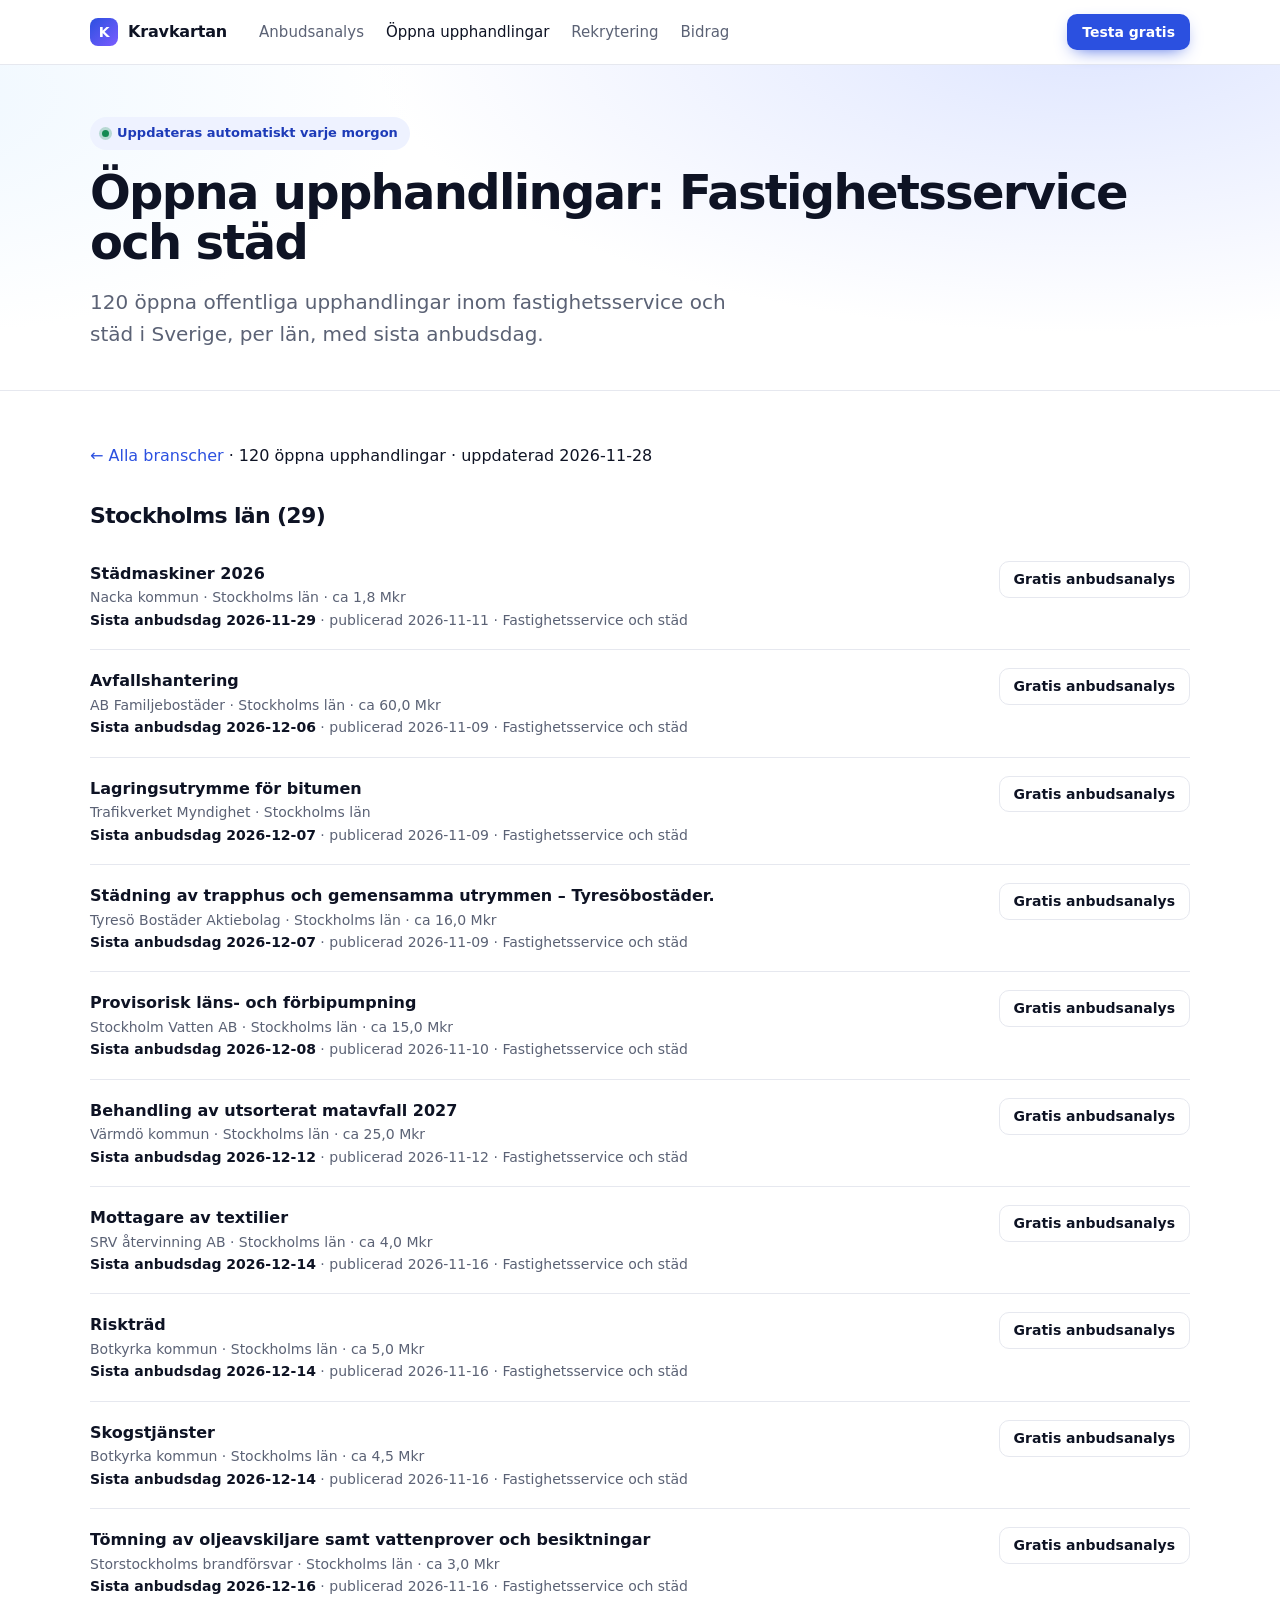
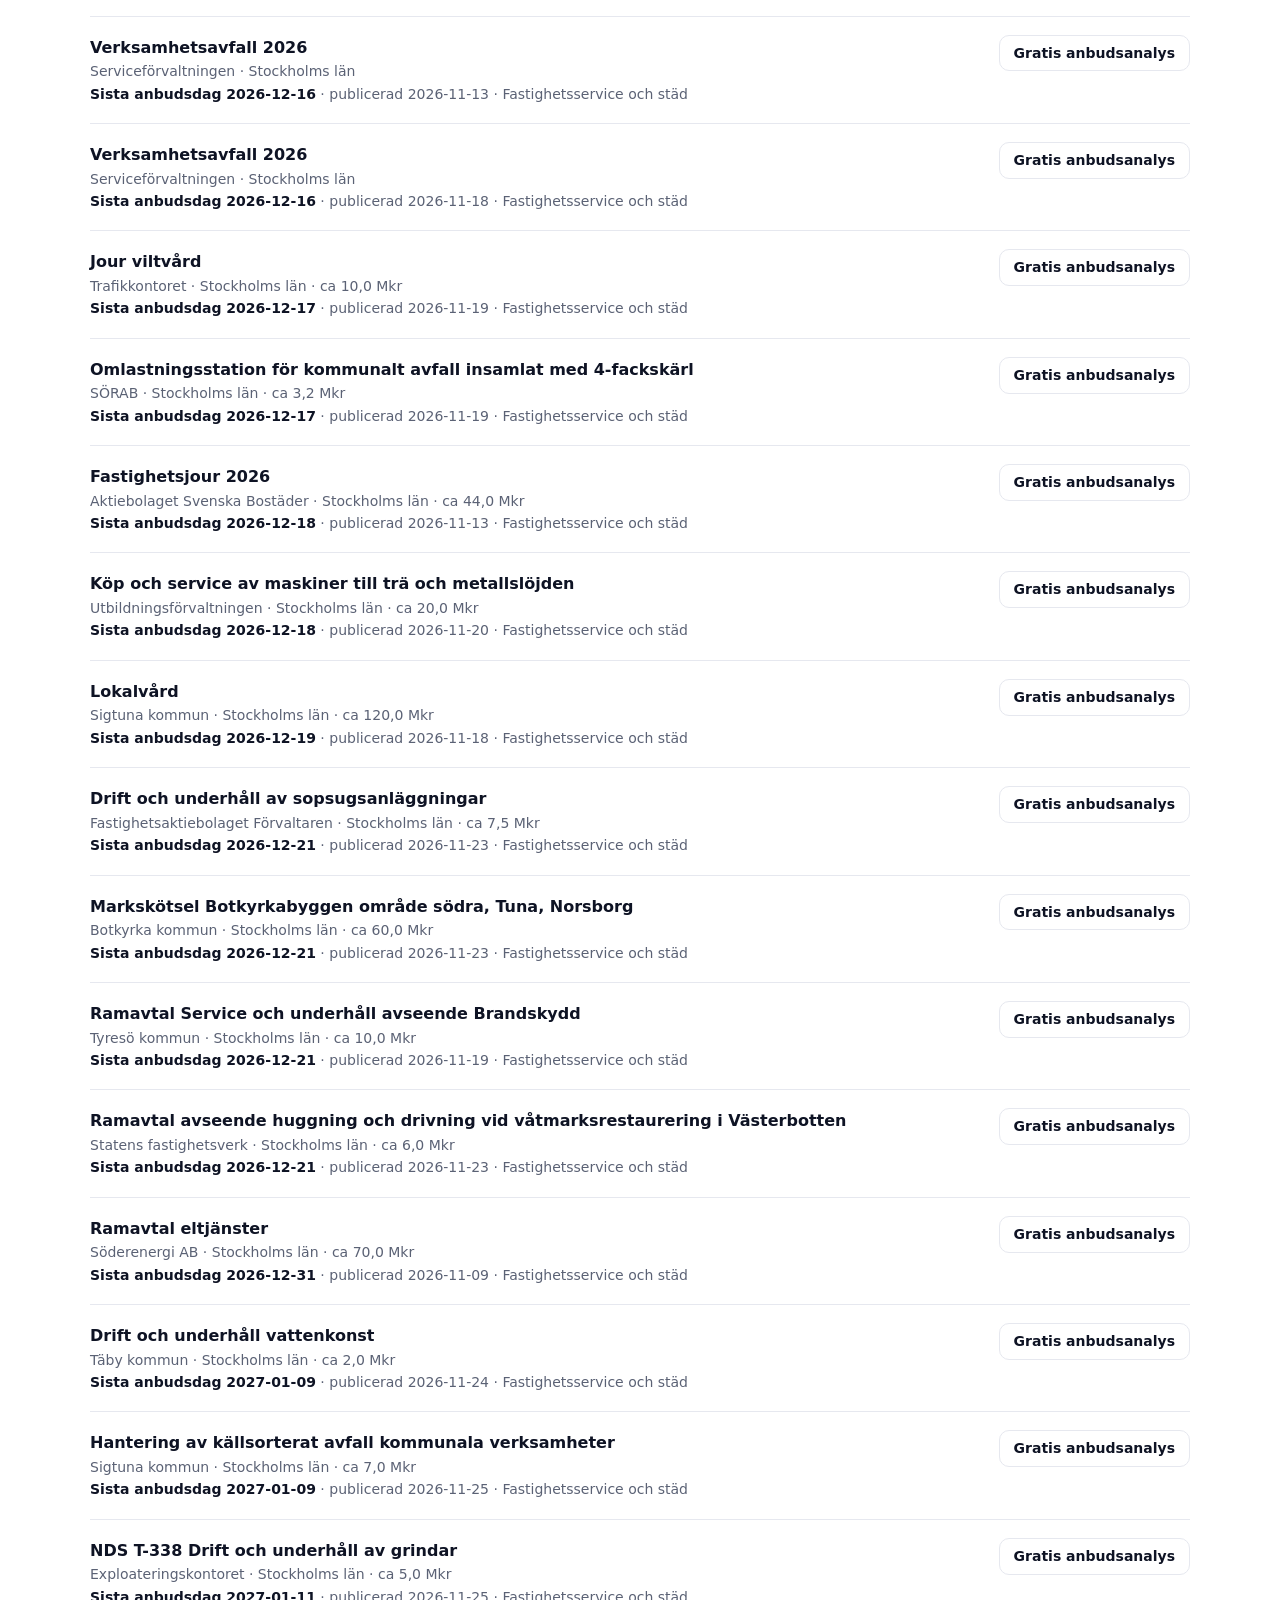
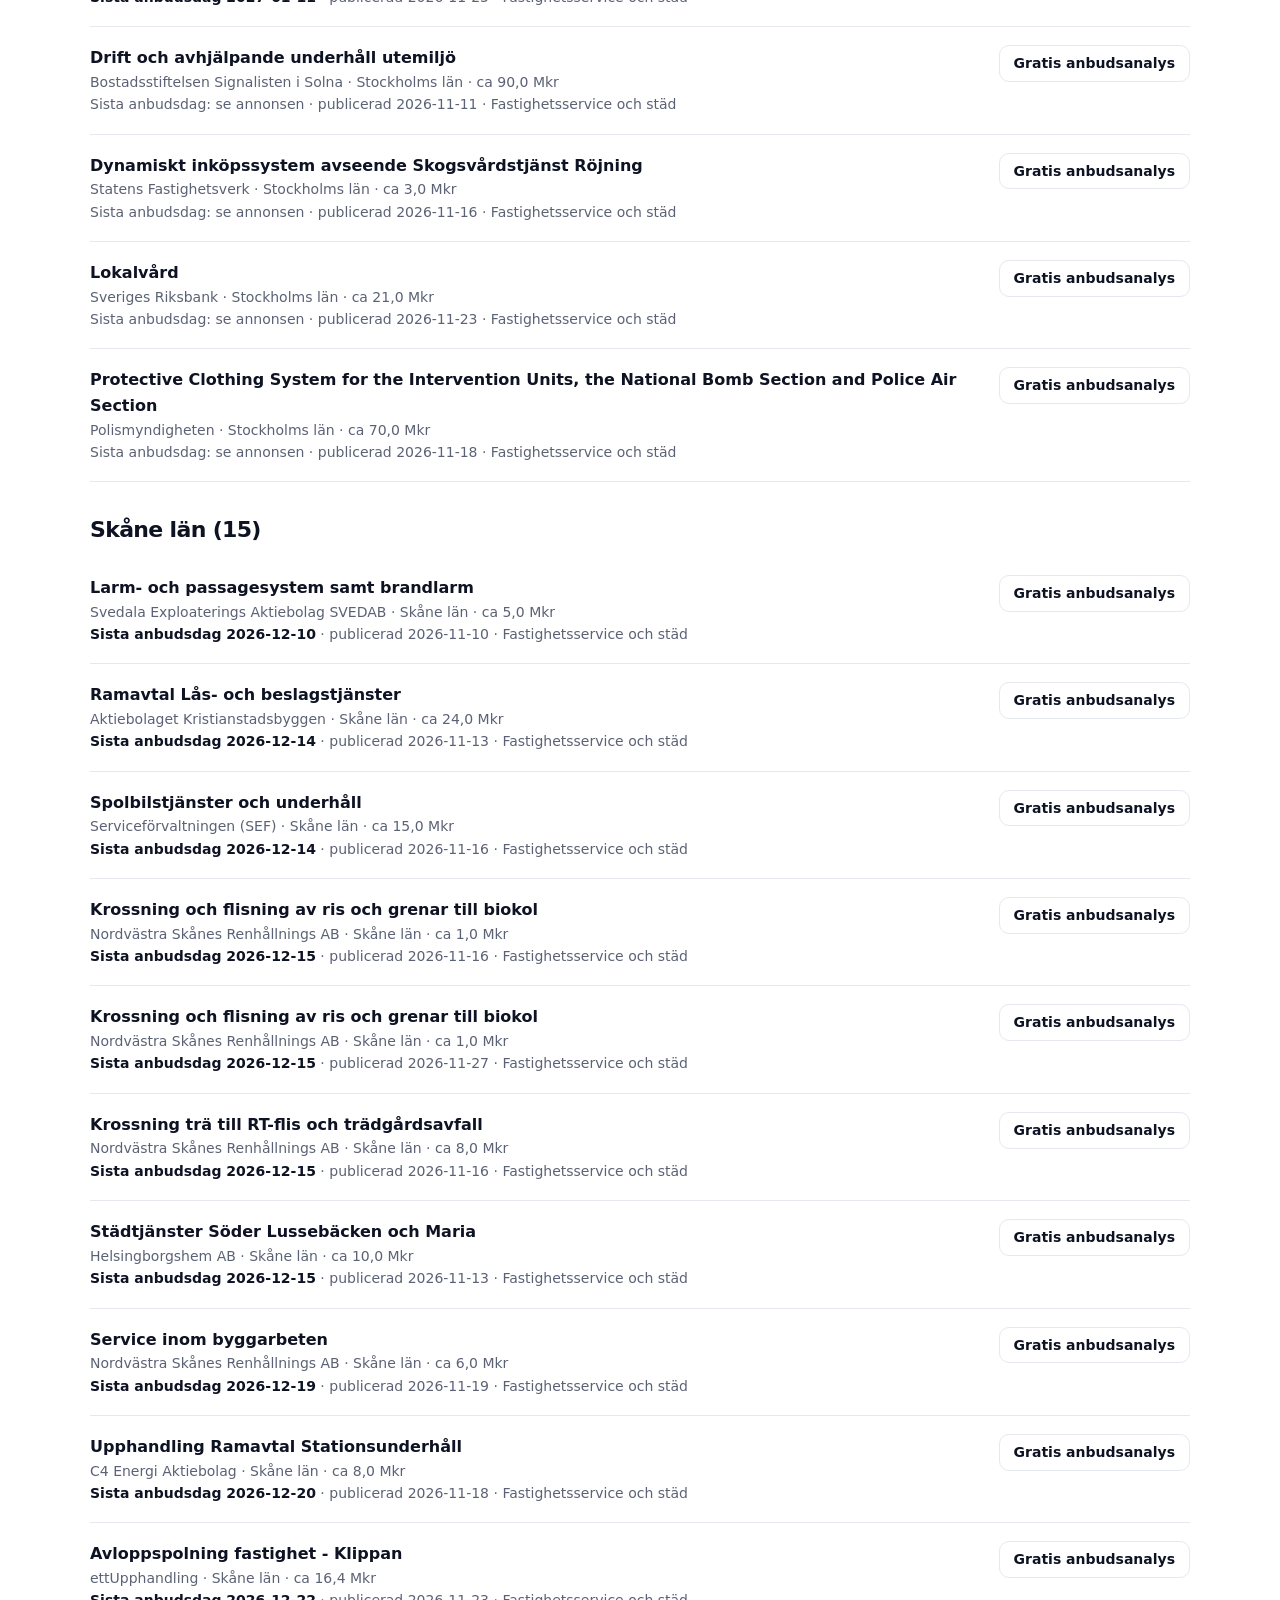
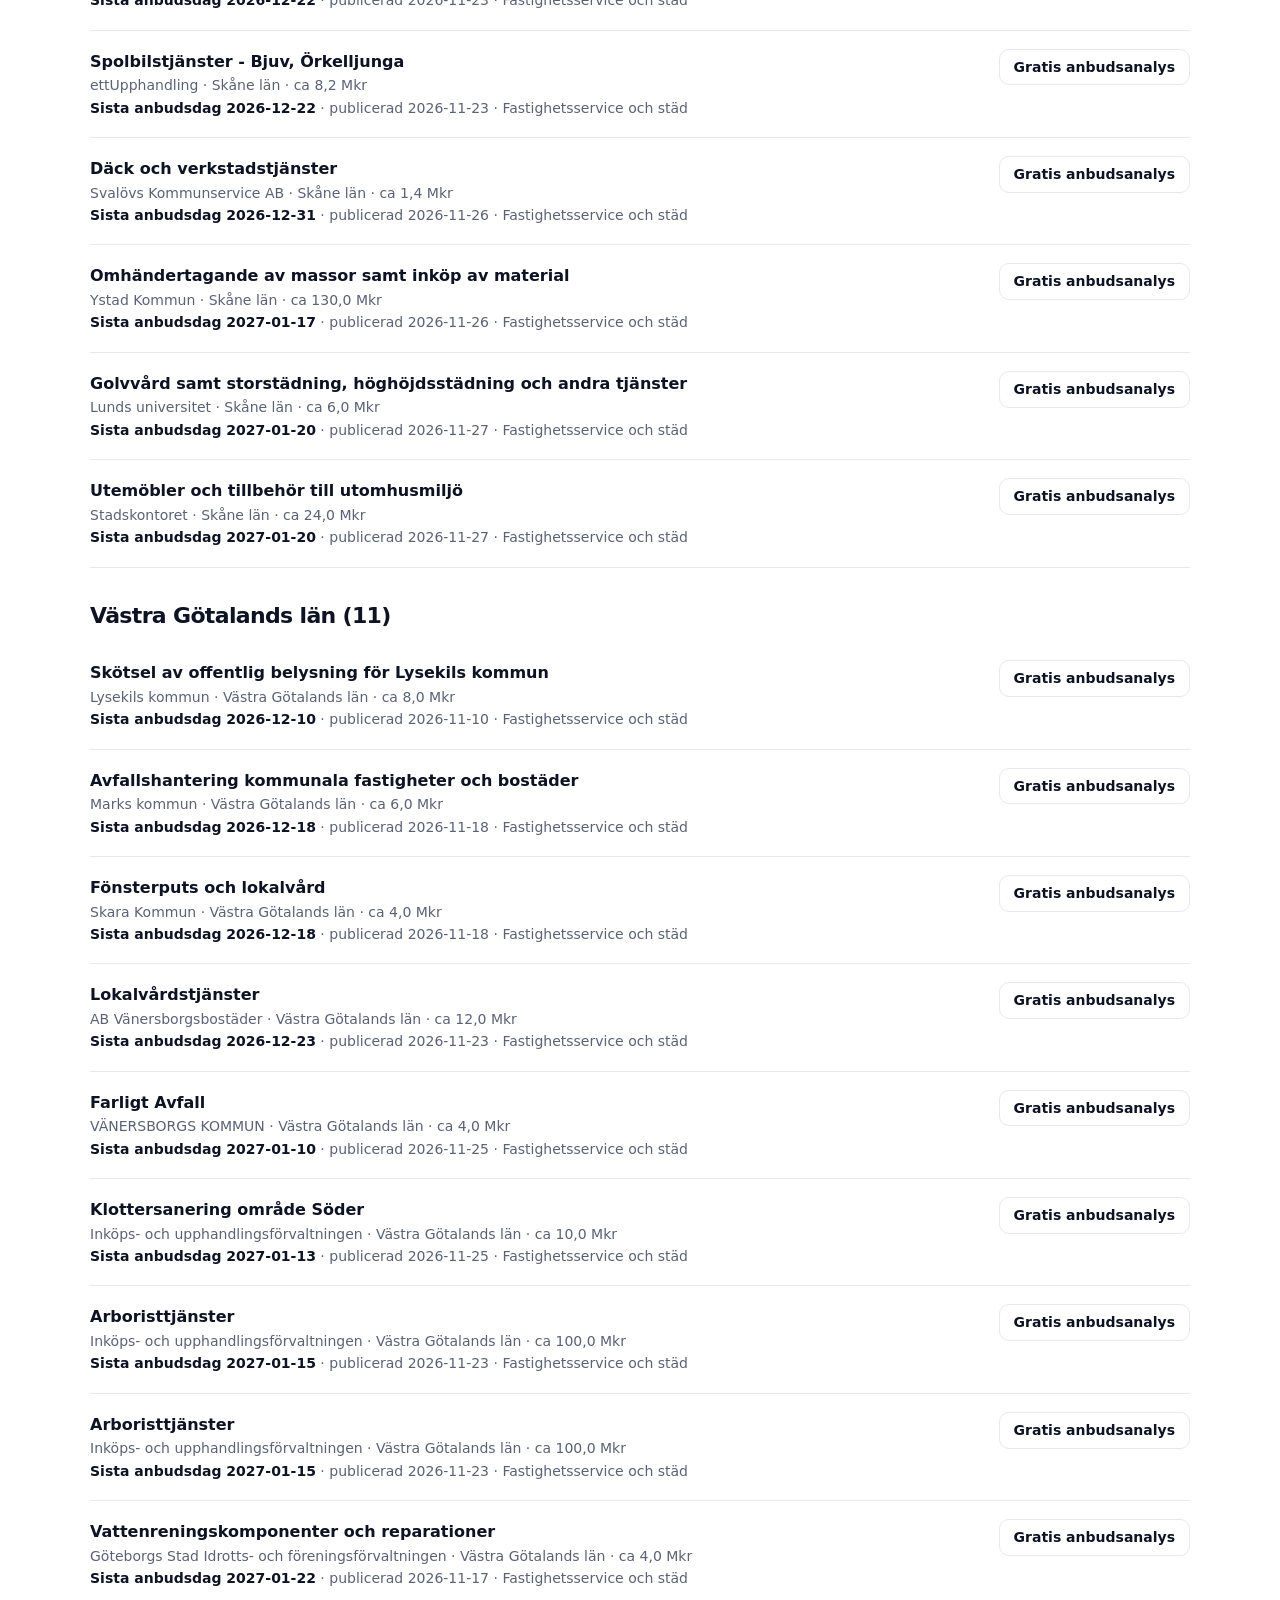
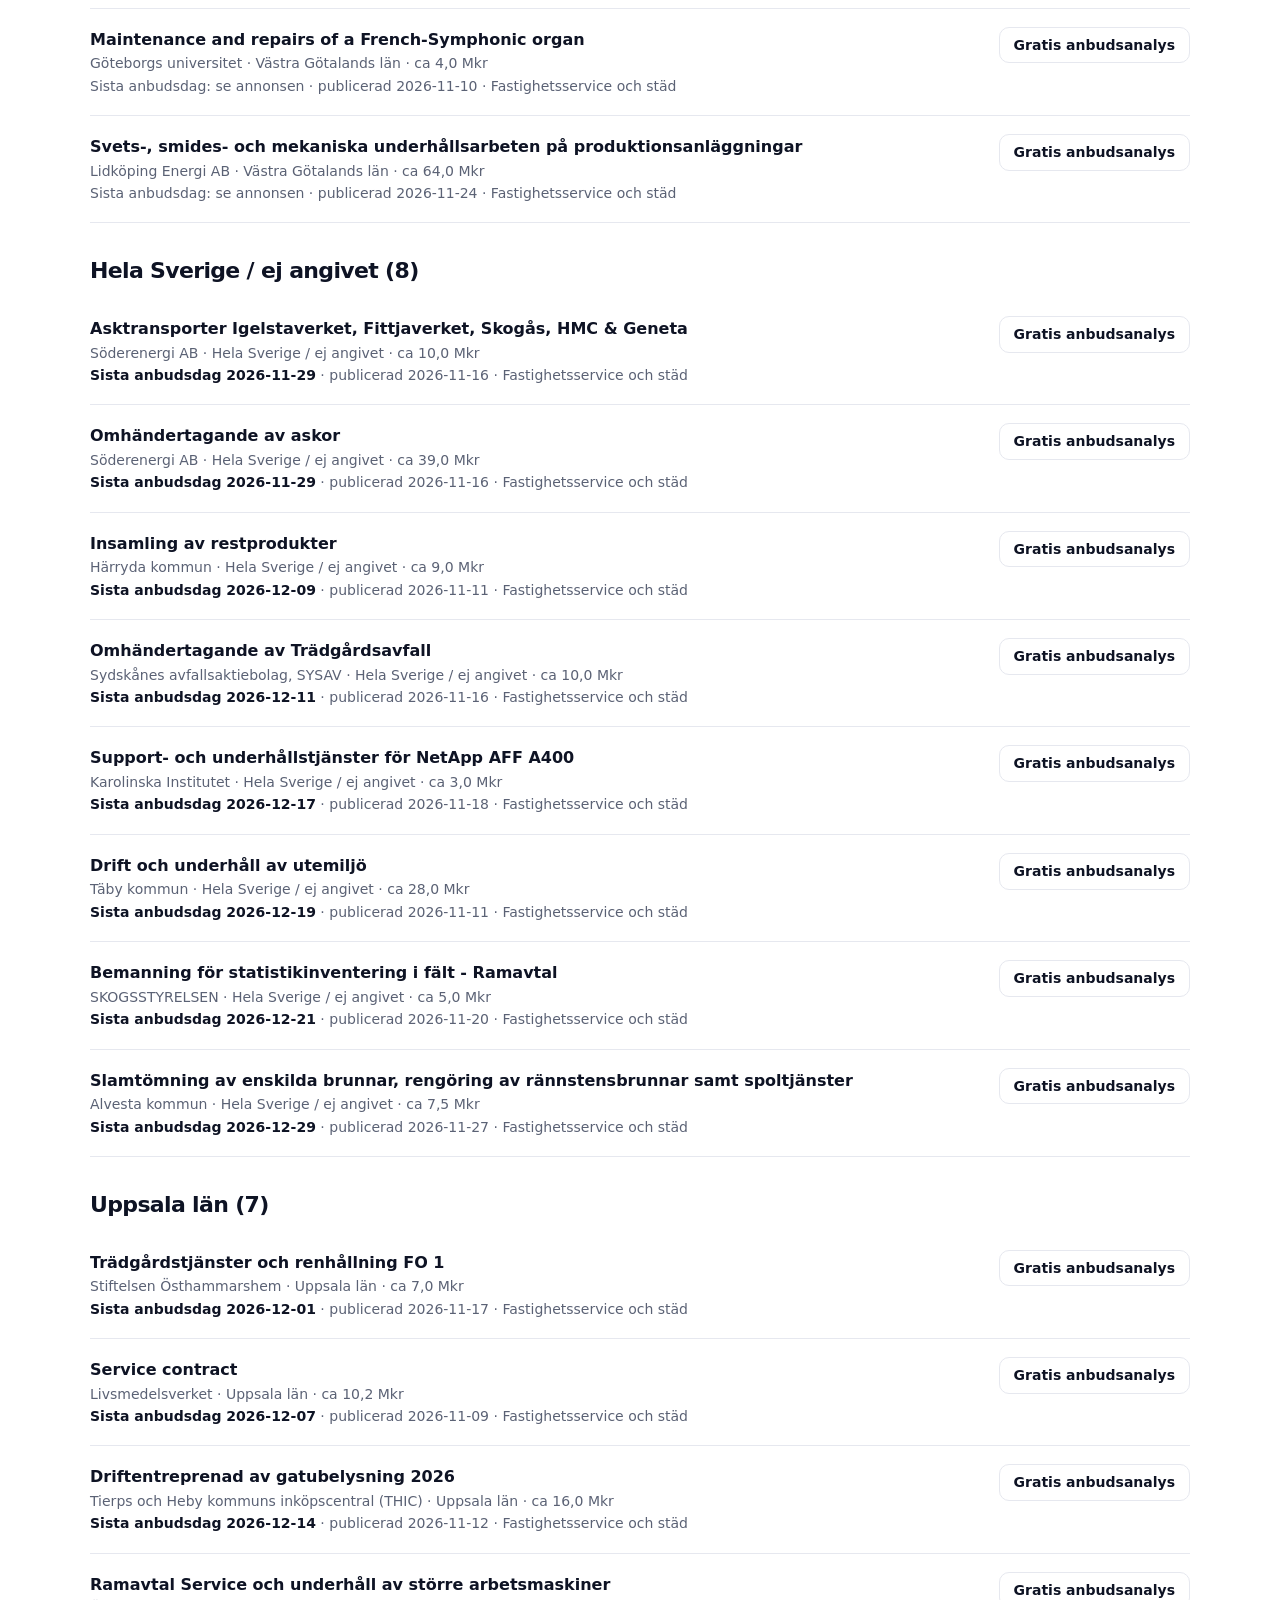
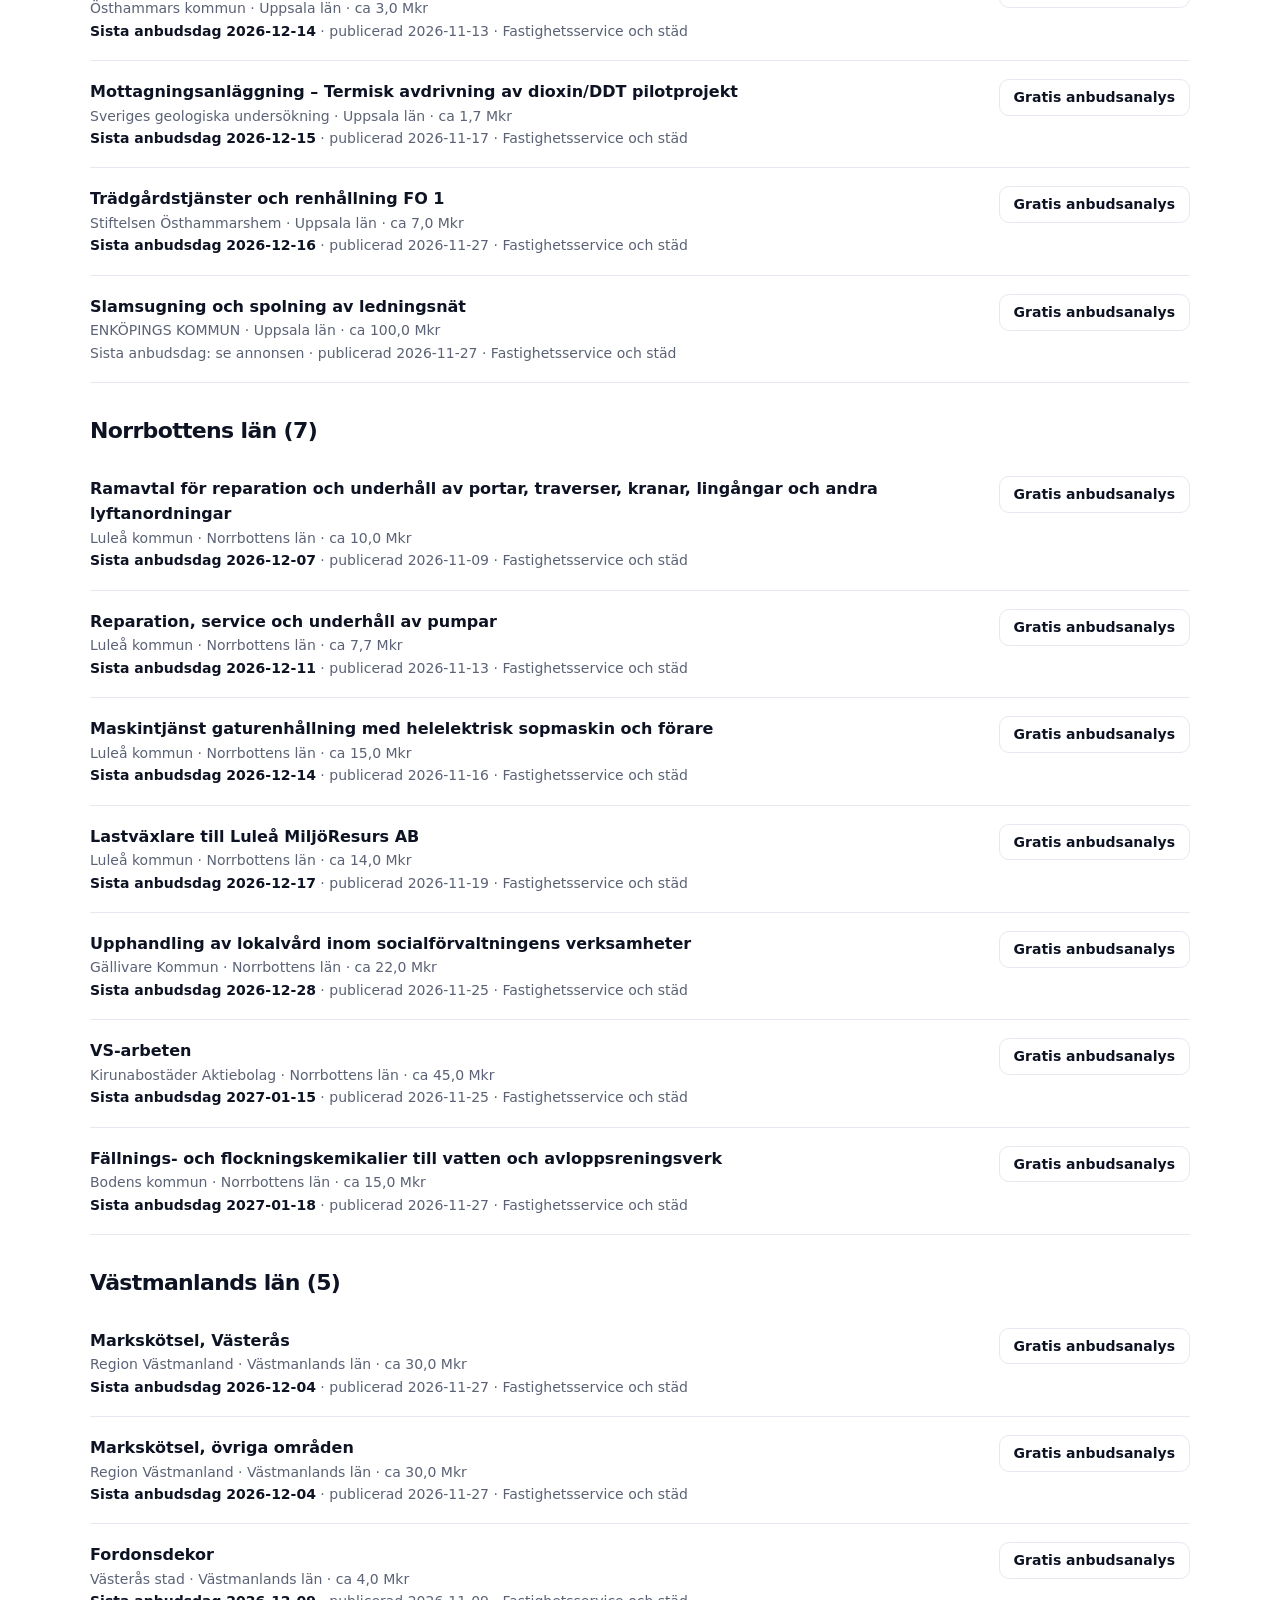
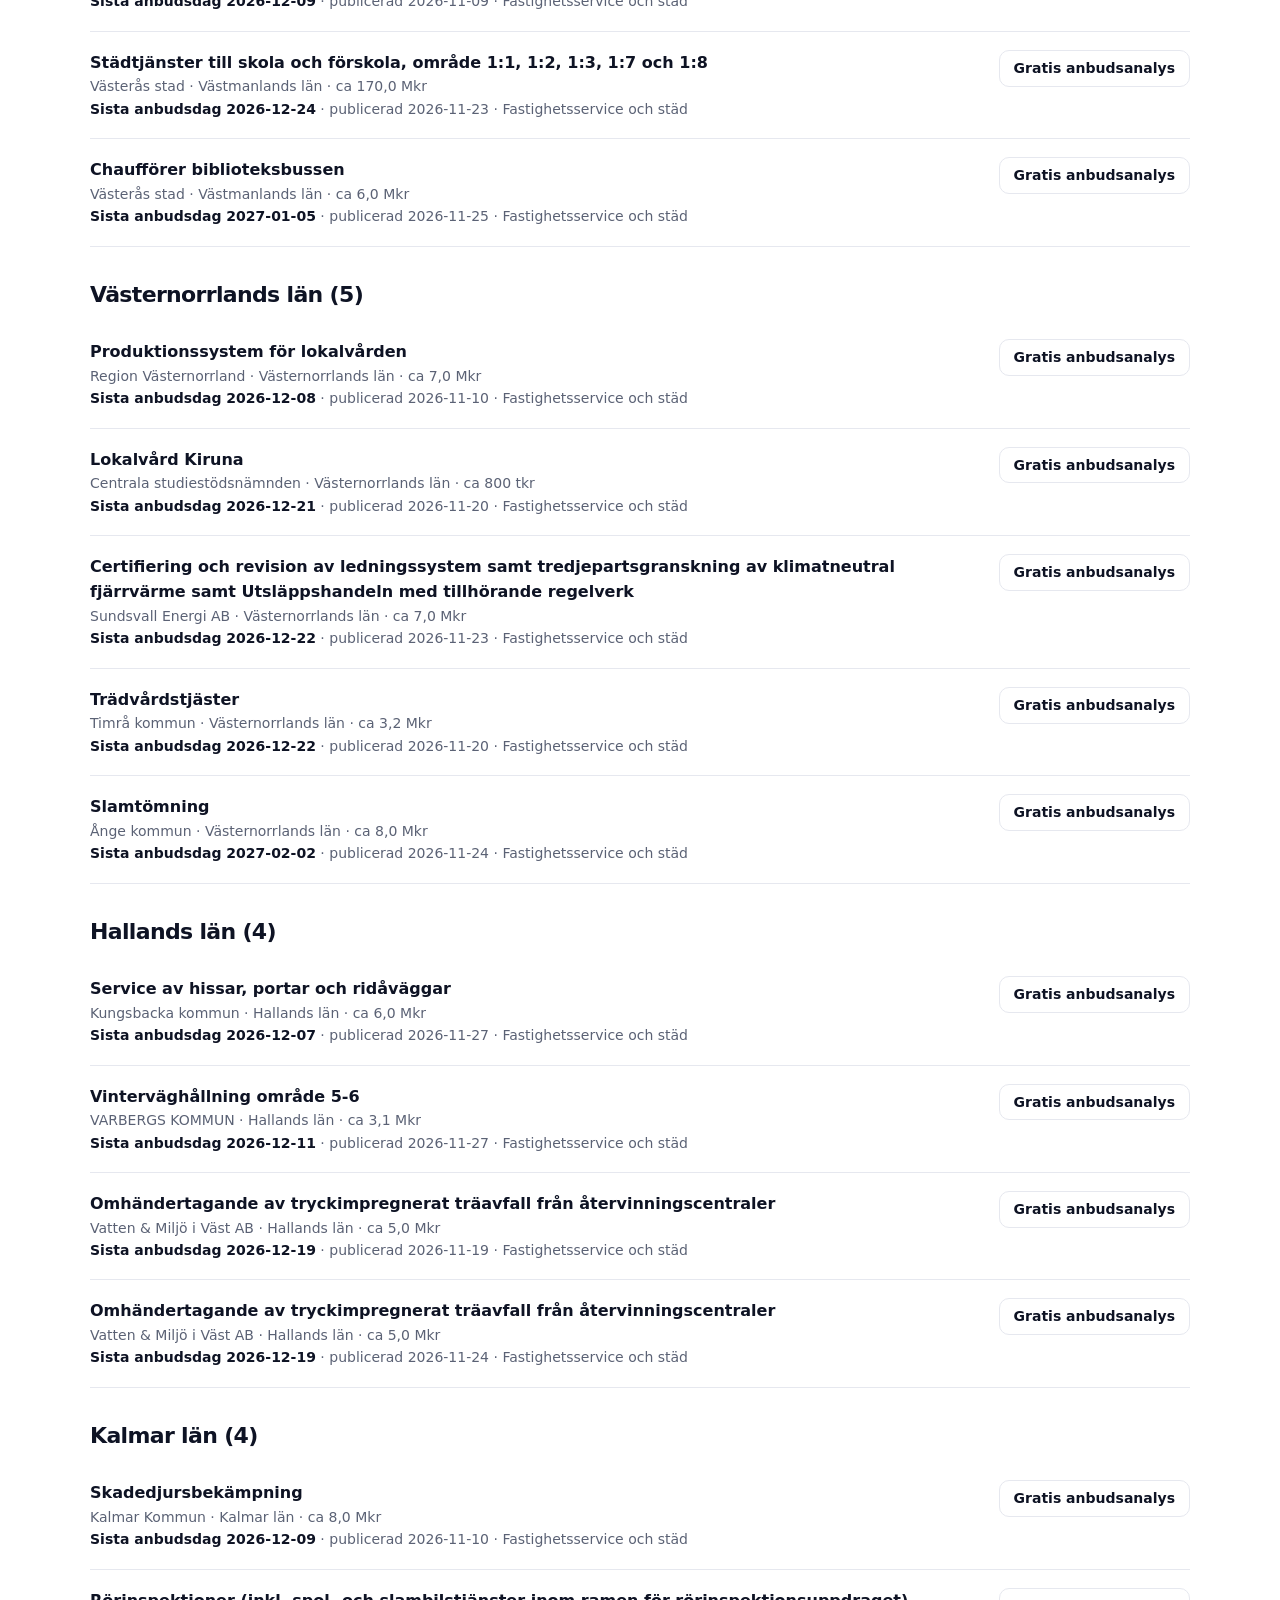
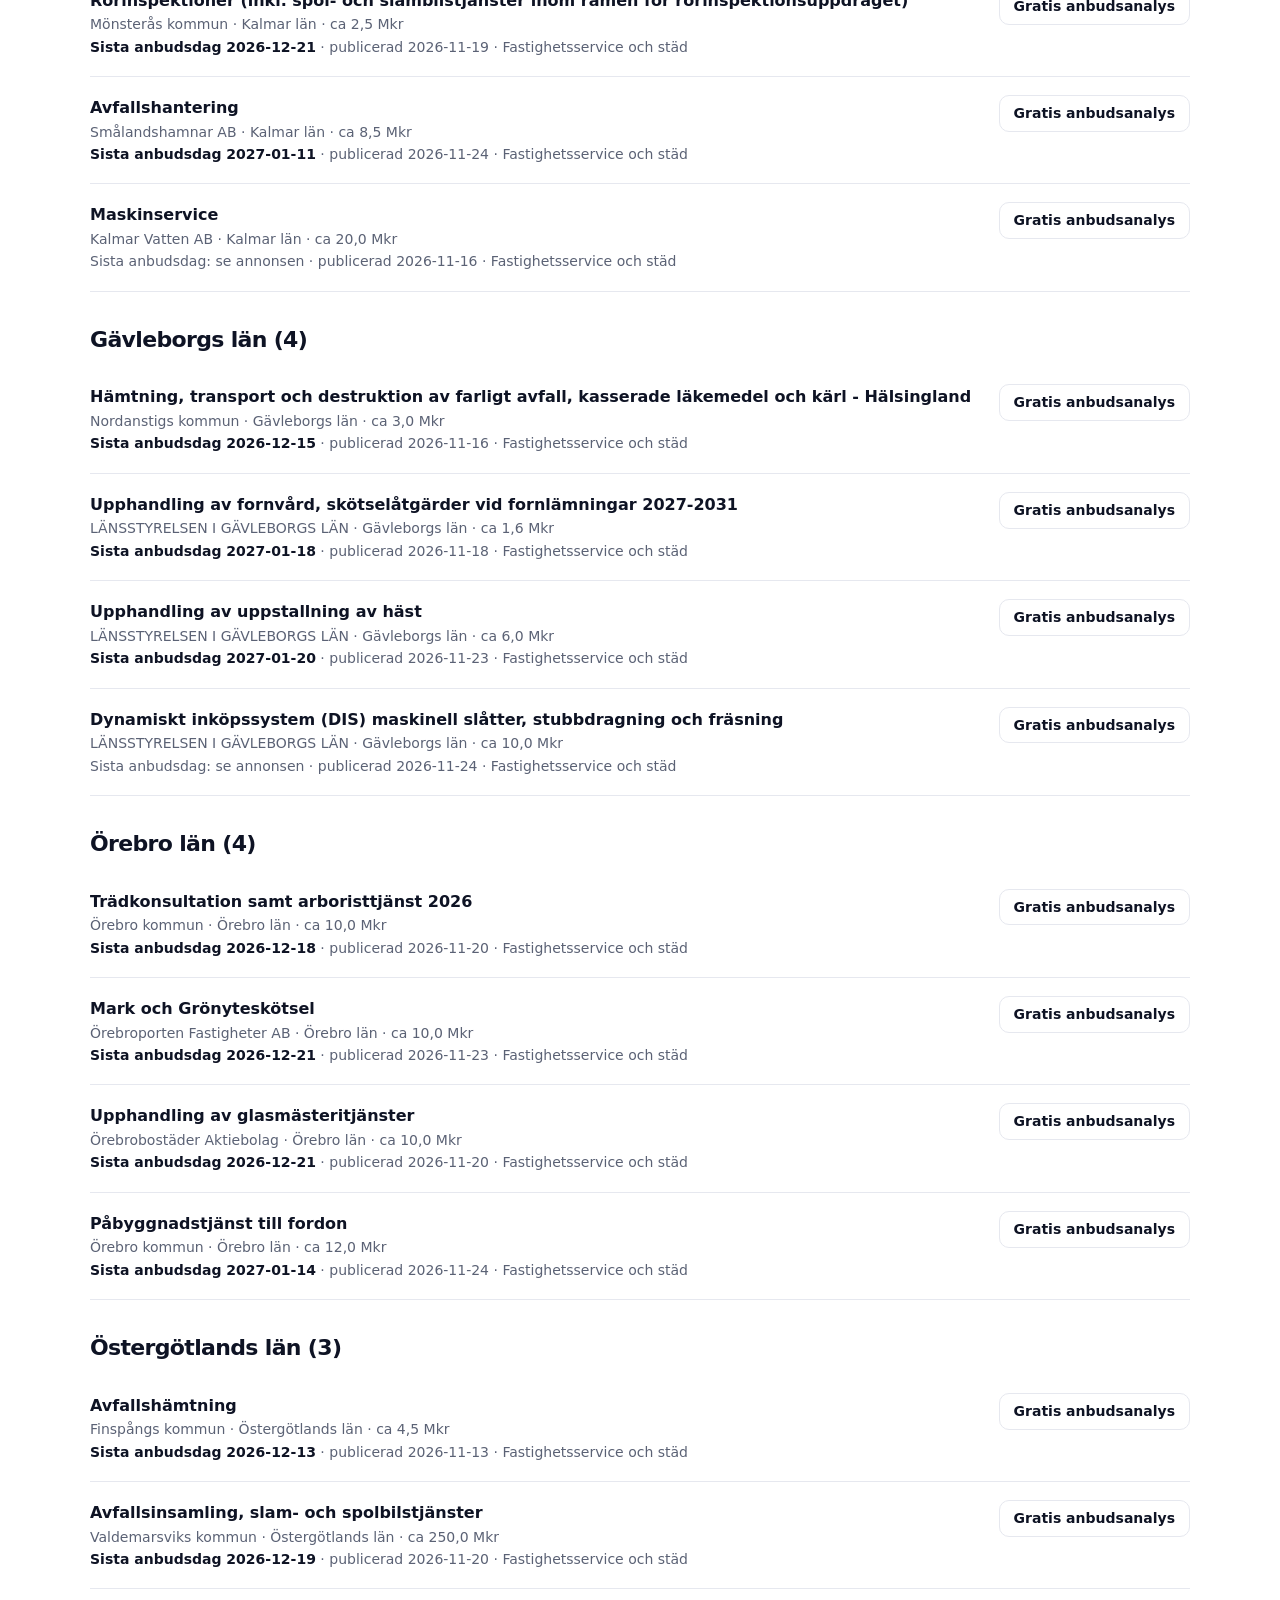
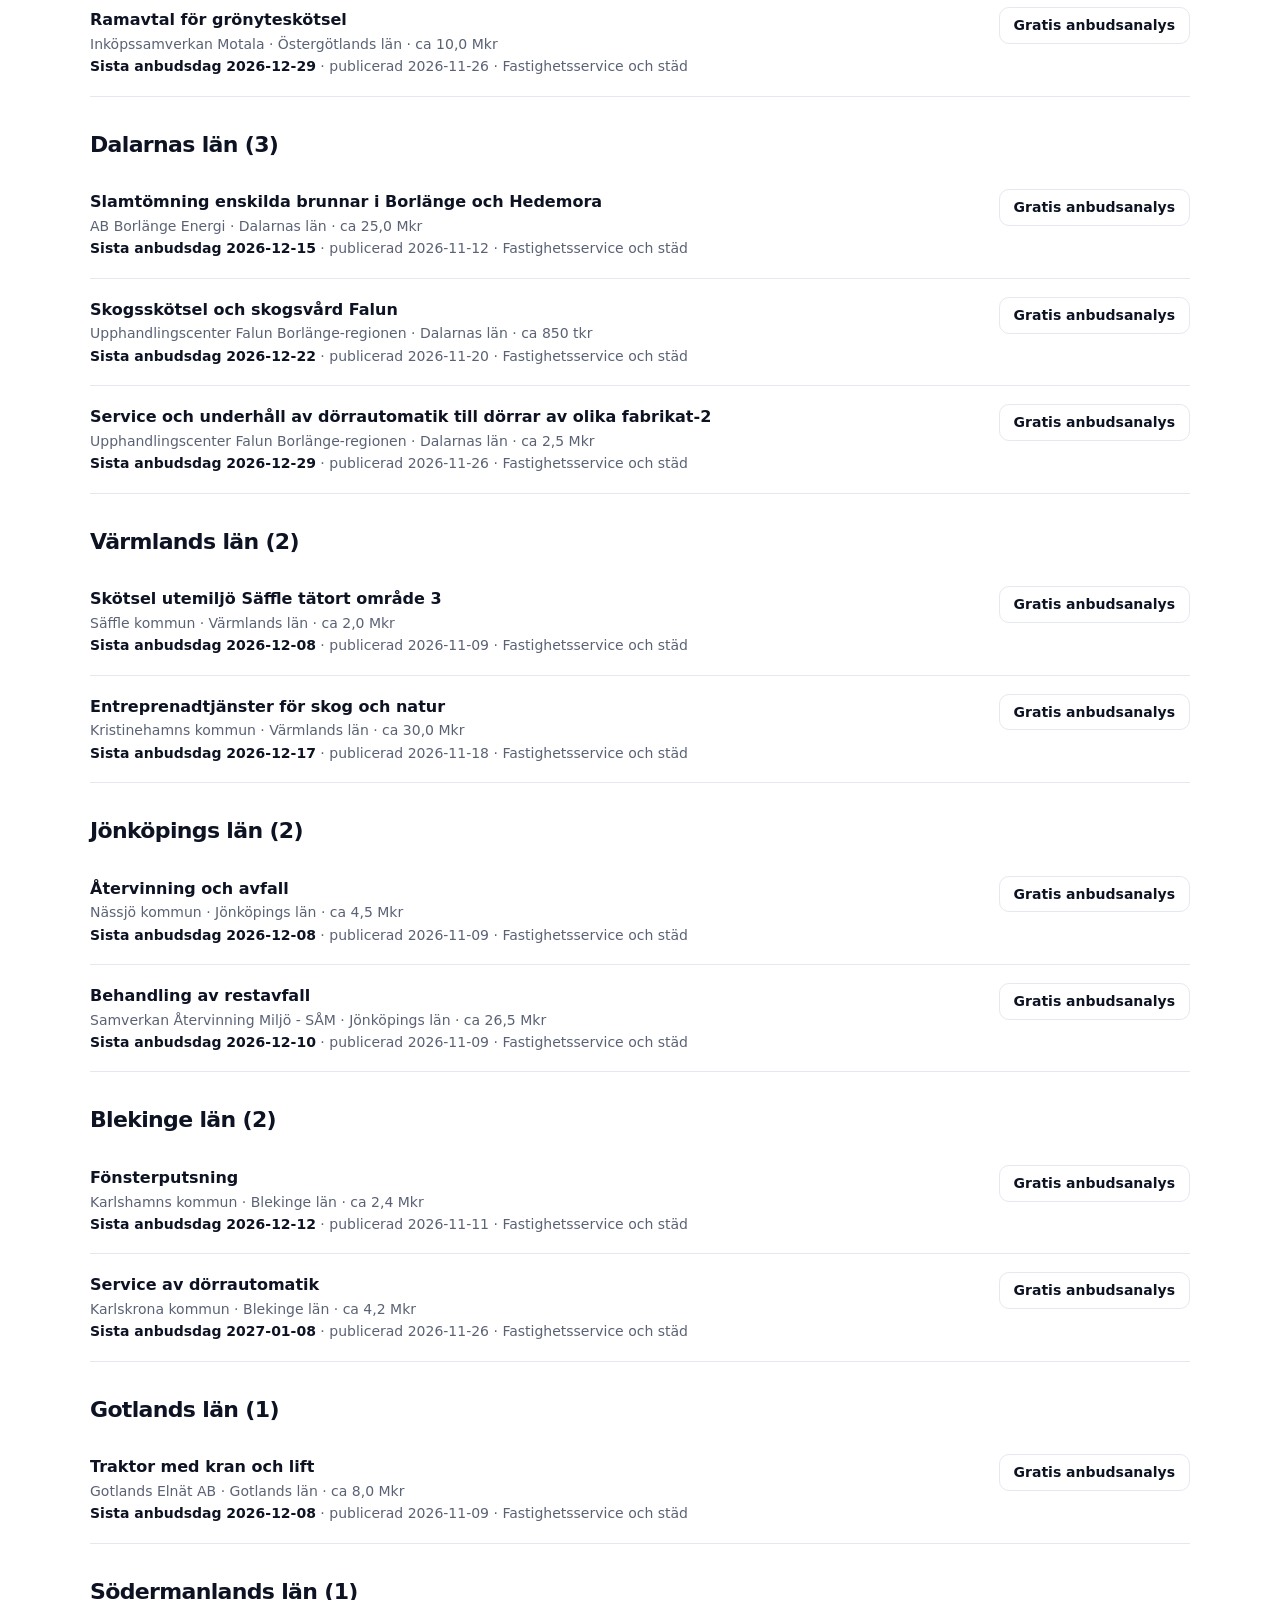
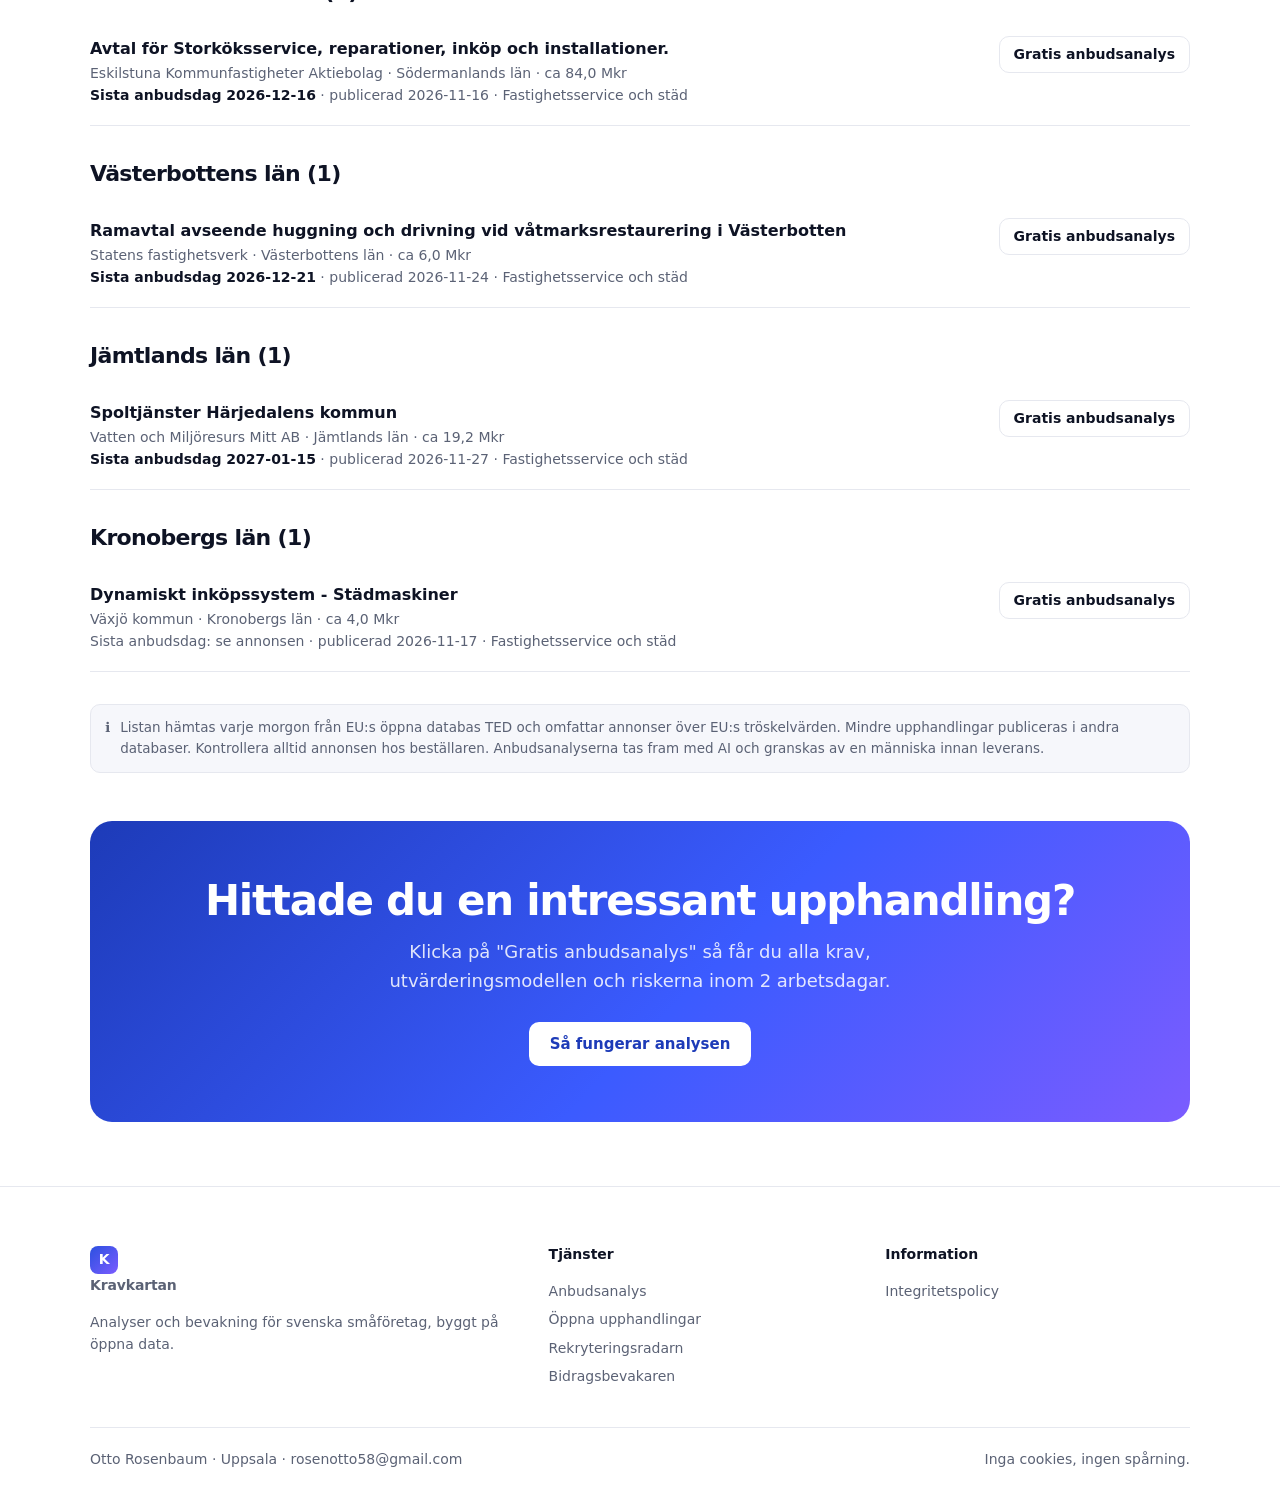
<file: bevakning/fastighet-stad.html>
<!doctype html>
<html lang="sv"><head><meta charset="utf-8"><meta name="viewport" content="width=device-width, initial-scale=1">
<title>Öppna upphandlingar: Fastighetsservice och städ – Kravkartan</title><meta name="description" content="120 öppna offentliga upphandlingar inom fastighetsservice och städ i Sverige, per län, med sista anbudsdag.">
<link rel="stylesheet" href="../style.css?v=3"></head>
<body>
<nav class="nav"><div class="wrap">
  <a class="logo" href="../"><span class="logo-mark">K</span>Kravkartan</a>
  <div class="nav-links"><a href="../upphandling/">Anbudsanalys</a><a href="../bevakning/" aria-current="page">Öppna upphandlingar</a>
    <a href="../rekrytering/">Rekrytering</a><a href="../bidrag/">Bidrag</a></div>
  <a class="btn btn-primary btn-sm nav-cta" href="../upphandling/">Testa gratis</a>
</div></nav>
<header class="hero" style="padding:52px 0 40px"><div class="wrap" style="display:block">
  <span class="pill"><span class="dot"></span>Uppdateras automatiskt varje morgon</span>
  <h1 style="font-size:clamp(32px,4.4vw,48px)">Öppna upphandlingar: Fastighetsservice och städ</h1><p class="lead" style="margin:0">120 öppna offentliga upphandlingar inom fastighetsservice och städ i Sverige, per län, med sista anbudsdag.</p>
</div></header>
<main><div class="wrap" style="padding-top:36px;padding-bottom:64px"><p><a href="index.html">← Alla branscher</a> · 120 öppna upphandlingar · uppdaterad 2026-11-28</p><h2 style="font-size:22px;margin-top:36px">Stockholms län (29)</h2><div class="list-item"><div><a class="t" href="https://ted.europa.eu/sv/notice/-/detail/783275-2026" rel="noopener">Städmaskiner 2026</a><div class="m">Nacka kommun · Stockholms län · ca 1,8 Mkr</div><div class="m"><span class="deadline">Sista anbudsdag 2026-11-29</span> · publicerad 2026-11-11 · Fastighetsservice och städ</div></div><a class="btn btn-secondary btn-sm" href="mailto:rosenotto58@gmail.com?subject=Gratis%20anbudsanalys%3A%20St%C3%A4dmaskiner%202026%20%28783275-2026%29&body=Hej%21%0A%0AVi%20funderar%20p%C3%A5%20att%20l%C3%A4mna%20anbud%20i%3A%0ASt%C3%A4dmaskiner%202026%0ANacka%20kommun%0ATED%3A%20https%3A//ted.europa.eu/sv/notice/-/detail/783275-2026%0A%0AVi%20vill%20g%C3%A4rna%20ha%20en%20gratis%20pilotanalys%20%28kravmatris%2C%20skall-krav%2C%20utv%C3%A4rderingsmodell%2C%20risker%29.%0AF%C3%B6retag%3A%0AKontaktperson%3A%0A%0A%28k%C3%A4lla%3A%20bevakning%29">Gratis anbudsanalys</a></div><div class="list-item"><div><a class="t" href="https://ted.europa.eu/sv/notice/-/detail/776249-2026" rel="noopener">Avfallshantering</a><div class="m">AB Familjebostäder · Stockholms län · ca 60,0 Mkr</div><div class="m"><span class="deadline">Sista anbudsdag 2026-12-06</span> · publicerad 2026-11-09 · Fastighetsservice och städ</div></div><a class="btn btn-secondary btn-sm" href="mailto:rosenotto58@gmail.com?subject=Gratis%20anbudsanalys%3A%20Avfallshantering%20%28776249-2026%29&body=Hej%21%0A%0AVi%20funderar%20p%C3%A5%20att%20l%C3%A4mna%20anbud%20i%3A%0AAvfallshantering%0AAB%20Familjebost%C3%A4der%0ATED%3A%20https%3A//ted.europa.eu/sv/notice/-/detail/776249-2026%0A%0AVi%20vill%20g%C3%A4rna%20ha%20en%20gratis%20pilotanalys%20%28kravmatris%2C%20skall-krav%2C%20utv%C3%A4rderingsmodell%2C%20risker%29.%0AF%C3%B6retag%3A%0AKontaktperson%3A%0A%0A%28k%C3%A4lla%3A%20bevakning%29">Gratis anbudsanalys</a></div><div class="list-item"><div><a class="t" href="https://ted.europa.eu/sv/notice/-/detail/777750-2026" rel="noopener">Lagringsutrymme för bitumen</a><div class="m">Trafikverket Myndighet · Stockholms län</div><div class="m"><span class="deadline">Sista anbudsdag 2026-12-07</span> · publicerad 2026-11-09 · Fastighetsservice och städ</div></div><a class="btn btn-secondary btn-sm" href="mailto:rosenotto58@gmail.com?subject=Gratis%20anbudsanalys%3A%20Lagringsutrymme%20f%C3%B6r%20bitumen%20%28777750-2026%29&body=Hej%21%0A%0AVi%20funderar%20p%C3%A5%20att%20l%C3%A4mna%20anbud%20i%3A%0ALagringsutrymme%20f%C3%B6r%20bitumen%0ATrafikverket%20Myndighet%0ATED%3A%20https%3A//ted.europa.eu/sv/notice/-/detail/777750-2026%0A%0AVi%20vill%20g%C3%A4rna%20ha%20en%20gratis%20pilotanalys%20%28kravmatris%2C%20skall-krav%2C%20utv%C3%A4rderingsmodell%2C%20risker%29.%0AF%C3%B6retag%3A%0AKontaktperson%3A%0A%0A%28k%C3%A4lla%3A%20bevakning%29">Gratis anbudsanalys</a></div><div class="list-item"><div><a class="t" href="https://ted.europa.eu/sv/notice/-/detail/776497-2026" rel="noopener">Städning av trapphus och gemensamma utrymmen – Tyresöbostäder.</a><div class="m">Tyresö Bostäder Aktiebolag · Stockholms län · ca 16,0 Mkr</div><div class="m"><span class="deadline">Sista anbudsdag 2026-12-07</span> · publicerad 2026-11-09 · Fastighetsservice och städ</div></div><a class="btn btn-secondary btn-sm" href="mailto:rosenotto58@gmail.com?subject=Gratis%20anbudsanalys%3A%20St%C3%A4dning%20av%20trapphus%20och%20gemensamma%20utrymmen%20%E2%80%93%20Tyres%C3%B6bost%C3%A4der.%20%28776497-2026%29&body=Hej%21%0A%0AVi%20funderar%20p%C3%A5%20att%20l%C3%A4mna%20anbud%20i%3A%0ASt%C3%A4dning%20av%20trapphus%20och%20gemensamma%20utrymmen%20%E2%80%93%20Tyres%C3%B6bost%C3%A4der.%0ATyres%C3%B6%20Bost%C3%A4der%20Aktiebolag%0ATED%3A%20https%3A//ted.europa.eu/sv/notice/-/detail/776497-2026%0A%0AVi%20vill%20g%C3%A4rna%20ha%20en%20gratis%20pilotanalys%20%28kravmatris%2C%20skall-krav%2C%20utv%C3%A4rderingsmodell%2C%20risker%29.%0AF%C3%B6retag%3A%0AKontaktperson%3A%0A%0A%28k%C3%A4lla%3A%20bevakning%29">Gratis anbudsanalys</a></div><div class="list-item"><div><a class="t" href="https://ted.europa.eu/sv/notice/-/detail/781532-2026" rel="noopener">Provisorisk läns- och förbipumpning</a><div class="m">Stockholm Vatten AB · Stockholms län · ca 15,0 Mkr</div><div class="m"><span class="deadline">Sista anbudsdag 2026-12-08</span> · publicerad 2026-11-10 · Fastighetsservice och städ</div></div><a class="btn btn-secondary btn-sm" href="mailto:rosenotto58@gmail.com?subject=Gratis%20anbudsanalys%3A%20Provisorisk%20l%C3%A4ns-%20och%20f%C3%B6rbipumpning%20%28781532-2026%29&body=Hej%21%0A%0AVi%20funderar%20p%C3%A5%20att%20l%C3%A4mna%20anbud%20i%3A%0AProvisorisk%20l%C3%A4ns-%20och%20f%C3%B6rbipumpning%0AStockholm%20Vatten%20AB%0ATED%3A%20https%3A//ted.europa.eu/sv/notice/-/detail/781532-2026%0A%0AVi%20vill%20g%C3%A4rna%20ha%20en%20gratis%20pilotanalys%20%28kravmatris%2C%20skall-krav%2C%20utv%C3%A4rderingsmodell%2C%20risker%29.%0AF%C3%B6retag%3A%0AKontaktperson%3A%0A%0A%28k%C3%A4lla%3A%20bevakning%29">Gratis anbudsanalys</a></div><div class="list-item"><div><a class="t" href="https://ted.europa.eu/sv/notice/-/detail/788060-2026" rel="noopener">Behandling av utsorterat matavfall 2027</a><div class="m">Värmdö kommun · Stockholms län · ca 25,0 Mkr</div><div class="m"><span class="deadline">Sista anbudsdag 2026-12-12</span> · publicerad 2026-11-12 · Fastighetsservice och städ</div></div><a class="btn btn-secondary btn-sm" href="mailto:rosenotto58@gmail.com?subject=Gratis%20anbudsanalys%3A%20Behandling%20av%20utsorterat%20matavfall%202027%20%28788060-2026%29&body=Hej%21%0A%0AVi%20funderar%20p%C3%A5%20att%20l%C3%A4mna%20anbud%20i%3A%0ABehandling%20av%20utsorterat%20matavfall%202027%0AV%C3%A4rmd%C3%B6%20kommun%0ATED%3A%20https%3A//ted.europa.eu/sv/notice/-/detail/788060-2026%0A%0AVi%20vill%20g%C3%A4rna%20ha%20en%20gratis%20pilotanalys%20%28kravmatris%2C%20skall-krav%2C%20utv%C3%A4rderingsmodell%2C%20risker%29.%0AF%C3%B6retag%3A%0AKontaktperson%3A%0A%0A%28k%C3%A4lla%3A%20bevakning%29">Gratis anbudsanalys</a></div><div class="list-item"><div><a class="t" href="https://ted.europa.eu/sv/notice/-/detail/795877-2026" rel="noopener">Mottagare av textilier</a><div class="m">SRV återvinning AB · Stockholms län · ca 4,0 Mkr</div><div class="m"><span class="deadline">Sista anbudsdag 2026-12-14</span> · publicerad 2026-11-16 · Fastighetsservice och städ</div></div><a class="btn btn-secondary btn-sm" href="mailto:rosenotto58@gmail.com?subject=Gratis%20anbudsanalys%3A%20Mottagare%20av%20textilier%20%28795877-2026%29&body=Hej%21%0A%0AVi%20funderar%20p%C3%A5%20att%20l%C3%A4mna%20anbud%20i%3A%0AMottagare%20av%20textilier%0ASRV%20%C3%A5tervinning%20AB%0ATED%3A%20https%3A//ted.europa.eu/sv/notice/-/detail/795877-2026%0A%0AVi%20vill%20g%C3%A4rna%20ha%20en%20gratis%20pilotanalys%20%28kravmatris%2C%20skall-krav%2C%20utv%C3%A4rderingsmodell%2C%20risker%29.%0AF%C3%B6retag%3A%0AKontaktperson%3A%0A%0A%28k%C3%A4lla%3A%20bevakning%29">Gratis anbudsanalys</a></div><div class="list-item"><div><a class="t" href="https://ted.europa.eu/sv/notice/-/detail/793085-2026" rel="noopener">Riskträd</a><div class="m">Botkyrka kommun · Stockholms län · ca 5,0 Mkr</div><div class="m"><span class="deadline">Sista anbudsdag 2026-12-14</span> · publicerad 2026-11-16 · Fastighetsservice och städ</div></div><a class="btn btn-secondary btn-sm" href="mailto:rosenotto58@gmail.com?subject=Gratis%20anbudsanalys%3A%20Risktr%C3%A4d%20%28793085-2026%29&body=Hej%21%0A%0AVi%20funderar%20p%C3%A5%20att%20l%C3%A4mna%20anbud%20i%3A%0ARisktr%C3%A4d%0ABotkyrka%20kommun%0ATED%3A%20https%3A//ted.europa.eu/sv/notice/-/detail/793085-2026%0A%0AVi%20vill%20g%C3%A4rna%20ha%20en%20gratis%20pilotanalys%20%28kravmatris%2C%20skall-krav%2C%20utv%C3%A4rderingsmodell%2C%20risker%29.%0AF%C3%B6retag%3A%0AKontaktperson%3A%0A%0A%28k%C3%A4lla%3A%20bevakning%29">Gratis anbudsanalys</a></div><div class="list-item"><div><a class="t" href="https://ted.europa.eu/sv/notice/-/detail/795602-2026" rel="noopener">Skogstjänster</a><div class="m">Botkyrka kommun · Stockholms län · ca 4,5 Mkr</div><div class="m"><span class="deadline">Sista anbudsdag 2026-12-14</span> · publicerad 2026-11-16 · Fastighetsservice och städ</div></div><a class="btn btn-secondary btn-sm" href="mailto:rosenotto58@gmail.com?subject=Gratis%20anbudsanalys%3A%20Skogstj%C3%A4nster%20%28795602-2026%29&body=Hej%21%0A%0AVi%20funderar%20p%C3%A5%20att%20l%C3%A4mna%20anbud%20i%3A%0ASkogstj%C3%A4nster%0ABotkyrka%20kommun%0ATED%3A%20https%3A//ted.europa.eu/sv/notice/-/detail/795602-2026%0A%0AVi%20vill%20g%C3%A4rna%20ha%20en%20gratis%20pilotanalys%20%28kravmatris%2C%20skall-krav%2C%20utv%C3%A4rderingsmodell%2C%20risker%29.%0AF%C3%B6retag%3A%0AKontaktperson%3A%0A%0A%28k%C3%A4lla%3A%20bevakning%29">Gratis anbudsanalys</a></div><div class="list-item"><div><a class="t" href="https://ted.europa.eu/sv/notice/-/detail/794272-2026" rel="noopener">Tömning av oljeavskiljare samt vattenprover och besiktningar</a><div class="m">Storstockholms brandförsvar · Stockholms län · ca 3,0 Mkr</div><div class="m"><span class="deadline">Sista anbudsdag 2026-12-16</span> · publicerad 2026-11-16 · Fastighetsservice och städ</div></div><a class="btn btn-secondary btn-sm" href="mailto:rosenotto58@gmail.com?subject=Gratis%20anbudsanalys%3A%20T%C3%B6mning%20av%20oljeavskiljare%20samt%20vattenprover%20och%20besiktningar%20%28794272-2026%29&body=Hej%21%0A%0AVi%20funderar%20p%C3%A5%20att%20l%C3%A4mna%20anbud%20i%3A%0AT%C3%B6mning%20av%20oljeavskiljare%20samt%20vattenprover%20och%20besiktningar%0AStorstockholms%20brandf%C3%B6rsvar%0ATED%3A%20https%3A//ted.europa.eu/sv/notice/-/detail/794272-2026%0A%0AVi%20vill%20g%C3%A4rna%20ha%20en%20gratis%20pilotanalys%20%28kravmatris%2C%20skall-krav%2C%20utv%C3%A4rderingsmodell%2C%20risker%29.%0AF%C3%B6retag%3A%0AKontaktperson%3A%0A%0A%28k%C3%A4lla%3A%20bevakning%29">Gratis anbudsanalys</a></div><div class="list-item"><div><a class="t" href="https://ted.europa.eu/sv/notice/-/detail/789491-2026" rel="noopener">Verksamhetsavfall 2026</a><div class="m">Serviceförvaltningen · Stockholms län</div><div class="m"><span class="deadline">Sista anbudsdag 2026-12-16</span> · publicerad 2026-11-13 · Fastighetsservice och städ</div></div><a class="btn btn-secondary btn-sm" href="mailto:rosenotto58@gmail.com?subject=Gratis%20anbudsanalys%3A%20Verksamhetsavfall%202026%20%28789491-2026%29&body=Hej%21%0A%0AVi%20funderar%20p%C3%A5%20att%20l%C3%A4mna%20anbud%20i%3A%0AVerksamhetsavfall%202026%0AServicef%C3%B6rvaltningen%0ATED%3A%20https%3A//ted.europa.eu/sv/notice/-/detail/789491-2026%0A%0AVi%20vill%20g%C3%A4rna%20ha%20en%20gratis%20pilotanalys%20%28kravmatris%2C%20skall-krav%2C%20utv%C3%A4rderingsmodell%2C%20risker%29.%0AF%C3%B6retag%3A%0AKontaktperson%3A%0A%0A%28k%C3%A4lla%3A%20bevakning%29">Gratis anbudsanalys</a></div><div class="list-item"><div><a class="t" href="https://ted.europa.eu/sv/notice/-/detail/801783-2026" rel="noopener">Verksamhetsavfall 2026</a><div class="m">Serviceförvaltningen · Stockholms län</div><div class="m"><span class="deadline">Sista anbudsdag 2026-12-16</span> · publicerad 2026-11-18 · Fastighetsservice och städ</div></div><a class="btn btn-secondary btn-sm" href="mailto:rosenotto58@gmail.com?subject=Gratis%20anbudsanalys%3A%20Verksamhetsavfall%202026%20%28801783-2026%29&body=Hej%21%0A%0AVi%20funderar%20p%C3%A5%20att%20l%C3%A4mna%20anbud%20i%3A%0AVerksamhetsavfall%202026%0AServicef%C3%B6rvaltningen%0ATED%3A%20https%3A//ted.europa.eu/sv/notice/-/detail/801783-2026%0A%0AVi%20vill%20g%C3%A4rna%20ha%20en%20gratis%20pilotanalys%20%28kravmatris%2C%20skall-krav%2C%20utv%C3%A4rderingsmodell%2C%20risker%29.%0AF%C3%B6retag%3A%0AKontaktperson%3A%0A%0A%28k%C3%A4lla%3A%20bevakning%29">Gratis anbudsanalys</a></div><div class="list-item"><div><a class="t" href="https://ted.europa.eu/sv/notice/-/detail/805230-2026" rel="noopener">Jour viltvård</a><div class="m">Trafikkontoret · Stockholms län · ca 10,0 Mkr</div><div class="m"><span class="deadline">Sista anbudsdag 2026-12-17</span> · publicerad 2026-11-19 · Fastighetsservice och städ</div></div><a class="btn btn-secondary btn-sm" href="mailto:rosenotto58@gmail.com?subject=Gratis%20anbudsanalys%3A%20Jour%20viltv%C3%A5rd%20%28805230-2026%29&body=Hej%21%0A%0AVi%20funderar%20p%C3%A5%20att%20l%C3%A4mna%20anbud%20i%3A%0AJour%20viltv%C3%A5rd%0ATrafikkontoret%0ATED%3A%20https%3A//ted.europa.eu/sv/notice/-/detail/805230-2026%0A%0AVi%20vill%20g%C3%A4rna%20ha%20en%20gratis%20pilotanalys%20%28kravmatris%2C%20skall-krav%2C%20utv%C3%A4rderingsmodell%2C%20risker%29.%0AF%C3%B6retag%3A%0AKontaktperson%3A%0A%0A%28k%C3%A4lla%3A%20bevakning%29">Gratis anbudsanalys</a></div><div class="list-item"><div><a class="t" href="https://ted.europa.eu/sv/notice/-/detail/806521-2026" rel="noopener">Omlastningsstation för kommunalt avfall insamlat med 4-fackskärl</a><div class="m">SÖRAB · Stockholms län · ca 3,2 Mkr</div><div class="m"><span class="deadline">Sista anbudsdag 2026-12-17</span> · publicerad 2026-11-19 · Fastighetsservice och städ</div></div><a class="btn btn-secondary btn-sm" href="mailto:rosenotto58@gmail.com?subject=Gratis%20anbudsanalys%3A%20Omlastningsstation%20f%C3%B6r%20kommunalt%20avfall%20insamlat%20med%204-facksk%C3%A4rl%20%28806521-2026%29&body=Hej%21%0A%0AVi%20funderar%20p%C3%A5%20att%20l%C3%A4mna%20anbud%20i%3A%0AOmlastningsstation%20f%C3%B6r%20kommunalt%20avfall%20insamlat%20med%204-facksk%C3%A4rl%0AS%C3%96RAB%0ATED%3A%20https%3A//ted.europa.eu/sv/notice/-/detail/806521-2026%0A%0AVi%20vill%20g%C3%A4rna%20ha%20en%20gratis%20pilotanalys%20%28kravmatris%2C%20skall-krav%2C%20utv%C3%A4rderingsmodell%2C%20risker%29.%0AF%C3%B6retag%3A%0AKontaktperson%3A%0A%0A%28k%C3%A4lla%3A%20bevakning%29">Gratis anbudsanalys</a></div><div class="list-item"><div><a class="t" href="https://ted.europa.eu/sv/notice/-/detail/789578-2026" rel="noopener">Fastighetsjour 2026</a><div class="m">Aktiebolaget Svenska Bostäder · Stockholms län · ca 44,0 Mkr</div><div class="m"><span class="deadline">Sista anbudsdag 2026-12-18</span> · publicerad 2026-11-13 · Fastighetsservice och städ</div></div><a class="btn btn-secondary btn-sm" href="mailto:rosenotto58@gmail.com?subject=Gratis%20anbudsanalys%3A%20Fastighetsjour%202026%20%28789578-2026%29&body=Hej%21%0A%0AVi%20funderar%20p%C3%A5%20att%20l%C3%A4mna%20anbud%20i%3A%0AFastighetsjour%202026%0AAktiebolaget%20Svenska%20Bost%C3%A4der%0ATED%3A%20https%3A//ted.europa.eu/sv/notice/-/detail/789578-2026%0A%0AVi%20vill%20g%C3%A4rna%20ha%20en%20gratis%20pilotanalys%20%28kravmatris%2C%20skall-krav%2C%20utv%C3%A4rderingsmodell%2C%20risker%29.%0AF%C3%B6retag%3A%0AKontaktperson%3A%0A%0A%28k%C3%A4lla%3A%20bevakning%29">Gratis anbudsanalys</a></div><div class="list-item"><div><a class="t" href="https://ted.europa.eu/sv/notice/-/detail/809876-2026" rel="noopener">Köp och service av maskiner till trä och metallslöjden</a><div class="m">Utbildningsförvaltningen · Stockholms län · ca 20,0 Mkr</div><div class="m"><span class="deadline">Sista anbudsdag 2026-12-18</span> · publicerad 2026-11-20 · Fastighetsservice och städ</div></div><a class="btn btn-secondary btn-sm" href="mailto:rosenotto58@gmail.com?subject=Gratis%20anbudsanalys%3A%20K%C3%B6p%20och%20service%20av%20maskiner%20till%20tr%C3%A4%20och%20metallsl%C3%B6jden%20%28809876-2026%29&body=Hej%21%0A%0AVi%20funderar%20p%C3%A5%20att%20l%C3%A4mna%20anbud%20i%3A%0AK%C3%B6p%20och%20service%20av%20maskiner%20till%20tr%C3%A4%20och%20metallsl%C3%B6jden%0AUtbildningsf%C3%B6rvaltningen%0ATED%3A%20https%3A//ted.europa.eu/sv/notice/-/detail/809876-2026%0A%0AVi%20vill%20g%C3%A4rna%20ha%20en%20gratis%20pilotanalys%20%28kravmatris%2C%20skall-krav%2C%20utv%C3%A4rderingsmodell%2C%20risker%29.%0AF%C3%B6retag%3A%0AKontaktperson%3A%0A%0A%28k%C3%A4lla%3A%20bevakning%29">Gratis anbudsanalys</a></div><div class="list-item"><div><a class="t" href="https://ted.europa.eu/sv/notice/-/detail/801607-2026" rel="noopener">Lokalvård</a><div class="m">Sigtuna kommun · Stockholms län · ca 120,0 Mkr</div><div class="m"><span class="deadline">Sista anbudsdag 2026-12-19</span> · publicerad 2026-11-18 · Fastighetsservice och städ</div></div><a class="btn btn-secondary btn-sm" href="mailto:rosenotto58@gmail.com?subject=Gratis%20anbudsanalys%3A%20Lokalv%C3%A5rd%20%28801607-2026%29&body=Hej%21%0A%0AVi%20funderar%20p%C3%A5%20att%20l%C3%A4mna%20anbud%20i%3A%0ALokalv%C3%A5rd%0ASigtuna%20kommun%0ATED%3A%20https%3A//ted.europa.eu/sv/notice/-/detail/801607-2026%0A%0AVi%20vill%20g%C3%A4rna%20ha%20en%20gratis%20pilotanalys%20%28kravmatris%2C%20skall-krav%2C%20utv%C3%A4rderingsmodell%2C%20risker%29.%0AF%C3%B6retag%3A%0AKontaktperson%3A%0A%0A%28k%C3%A4lla%3A%20bevakning%29">Gratis anbudsanalys</a></div><div class="list-item"><div><a class="t" href="https://ted.europa.eu/sv/notice/-/detail/813630-2026" rel="noopener">Drift och underhåll av sopsugsanläggningar</a><div class="m">Fastighetsaktiebolaget Förvaltaren · Stockholms län · ca 7,5 Mkr</div><div class="m"><span class="deadline">Sista anbudsdag 2026-12-21</span> · publicerad 2026-11-23 · Fastighetsservice och städ</div></div><a class="btn btn-secondary btn-sm" href="mailto:rosenotto58@gmail.com?subject=Gratis%20anbudsanalys%3A%20Drift%20och%20underh%C3%A5ll%20av%20sopsugsanl%C3%A4ggningar%20%28813630-2026%29&body=Hej%21%0A%0AVi%20funderar%20p%C3%A5%20att%20l%C3%A4mna%20anbud%20i%3A%0ADrift%20och%20underh%C3%A5ll%20av%20sopsugsanl%C3%A4ggningar%0AFastighetsaktiebolaget%20F%C3%B6rvaltaren%0ATED%3A%20https%3A//ted.europa.eu/sv/notice/-/detail/813630-2026%0A%0AVi%20vill%20g%C3%A4rna%20ha%20en%20gratis%20pilotanalys%20%28kravmatris%2C%20skall-krav%2C%20utv%C3%A4rderingsmodell%2C%20risker%29.%0AF%C3%B6retag%3A%0AKontaktperson%3A%0A%0A%28k%C3%A4lla%3A%20bevakning%29">Gratis anbudsanalys</a></div><div class="list-item"><div><a class="t" href="https://ted.europa.eu/sv/notice/-/detail/811816-2026" rel="noopener">Markskötsel Botkyrkabyggen område södra, Tuna, Norsborg</a><div class="m">Botkyrka kommun · Stockholms län · ca 60,0 Mkr</div><div class="m"><span class="deadline">Sista anbudsdag 2026-12-21</span> · publicerad 2026-11-23 · Fastighetsservice och städ</div></div><a class="btn btn-secondary btn-sm" href="mailto:rosenotto58@gmail.com?subject=Gratis%20anbudsanalys%3A%20Marksk%C3%B6tsel%20Botkyrkabyggen%20omr%C3%A5de%20s%C3%B6dra%2C%20Tuna%2C%20Norsborg%20%28811816-2026%29&body=Hej%21%0A%0AVi%20funderar%20p%C3%A5%20att%20l%C3%A4mna%20anbud%20i%3A%0AMarksk%C3%B6tsel%20Botkyrkabyggen%20omr%C3%A5de%20s%C3%B6dra%2C%20Tuna%2C%20Norsborg%0ABotkyrka%20kommun%0ATED%3A%20https%3A//ted.europa.eu/sv/notice/-/detail/811816-2026%0A%0AVi%20vill%20g%C3%A4rna%20ha%20en%20gratis%20pilotanalys%20%28kravmatris%2C%20skall-krav%2C%20utv%C3%A4rderingsmodell%2C%20risker%29.%0AF%C3%B6retag%3A%0AKontaktperson%3A%0A%0A%28k%C3%A4lla%3A%20bevakning%29">Gratis anbudsanalys</a></div><div class="list-item"><div><a class="t" href="https://ted.europa.eu/sv/notice/-/detail/807199-2026" rel="noopener">Ramavtal Service och underhåll avseende Brandskydd</a><div class="m">Tyresö kommun · Stockholms län · ca 10,0 Mkr</div><div class="m"><span class="deadline">Sista anbudsdag 2026-12-21</span> · publicerad 2026-11-19 · Fastighetsservice och städ</div></div><a class="btn btn-secondary btn-sm" href="mailto:rosenotto58@gmail.com?subject=Gratis%20anbudsanalys%3A%20Ramavtal%20Service%20och%20underh%C3%A5ll%20avseende%20Brandskydd%20%28807199-2026%29&body=Hej%21%0A%0AVi%20funderar%20p%C3%A5%20att%20l%C3%A4mna%20anbud%20i%3A%0ARamavtal%20Service%20och%20underh%C3%A5ll%20avseende%20Brandskydd%0ATyres%C3%B6%20kommun%0ATED%3A%20https%3A//ted.europa.eu/sv/notice/-/detail/807199-2026%0A%0AVi%20vill%20g%C3%A4rna%20ha%20en%20gratis%20pilotanalys%20%28kravmatris%2C%20skall-krav%2C%20utv%C3%A4rderingsmodell%2C%20risker%29.%0AF%C3%B6retag%3A%0AKontaktperson%3A%0A%0A%28k%C3%A4lla%3A%20bevakning%29">Gratis anbudsanalys</a></div><div class="list-item"><div><a class="t" href="https://ted.europa.eu/sv/notice/-/detail/813092-2026" rel="noopener">Ramavtal avseende huggning och drivning vid våtmarksrestaurering i Västerbotten</a><div class="m">Statens fastighetsverk · Stockholms län · ca 6,0 Mkr</div><div class="m"><span class="deadline">Sista anbudsdag 2026-12-21</span> · publicerad 2026-11-23 · Fastighetsservice och städ</div></div><a class="btn btn-secondary btn-sm" href="mailto:rosenotto58@gmail.com?subject=Gratis%20anbudsanalys%3A%20Ramavtal%20avseende%20huggning%20och%20drivning%20vid%20v%C3%A5tmarksrestaurering%20i%20V%C3%A4sterbotten%20%28813092-2026%29&body=Hej%21%0A%0AVi%20funderar%20p%C3%A5%20att%20l%C3%A4mna%20anbud%20i%3A%0ARamavtal%20avseende%20huggning%20och%20drivning%20vid%20v%C3%A5tmarksrestaurering%20i%20V%C3%A4sterbotten%0AStatens%20fastighetsverk%0ATED%3A%20https%3A//ted.europa.eu/sv/notice/-/detail/813092-2026%0A%0AVi%20vill%20g%C3%A4rna%20ha%20en%20gratis%20pilotanalys%20%28kravmatris%2C%20skall-krav%2C%20utv%C3%A4rderingsmodell%2C%20risker%29.%0AF%C3%B6retag%3A%0AKontaktperson%3A%0A%0A%28k%C3%A4lla%3A%20bevakning%29">Gratis anbudsanalys</a></div><div class="list-item"><div><a class="t" href="https://ted.europa.eu/sv/notice/-/detail/778991-2026" rel="noopener">Ramavtal eltjänster</a><div class="m">Söderenergi AB · Stockholms län · ca 70,0 Mkr</div><div class="m"><span class="deadline">Sista anbudsdag 2026-12-31</span> · publicerad 2026-11-09 · Fastighetsservice och städ</div></div><a class="btn btn-secondary btn-sm" href="mailto:rosenotto58@gmail.com?subject=Gratis%20anbudsanalys%3A%20Ramavtal%20eltj%C3%A4nster%20%28778991-2026%29&body=Hej%21%0A%0AVi%20funderar%20p%C3%A5%20att%20l%C3%A4mna%20anbud%20i%3A%0ARamavtal%20eltj%C3%A4nster%0AS%C3%B6derenergi%20AB%0ATED%3A%20https%3A//ted.europa.eu/sv/notice/-/detail/778991-2026%0A%0AVi%20vill%20g%C3%A4rna%20ha%20en%20gratis%20pilotanalys%20%28kravmatris%2C%20skall-krav%2C%20utv%C3%A4rderingsmodell%2C%20risker%29.%0AF%C3%B6retag%3A%0AKontaktperson%3A%0A%0A%28k%C3%A4lla%3A%20bevakning%29">Gratis anbudsanalys</a></div><div class="list-item"><div><a class="t" href="https://ted.europa.eu/sv/notice/-/detail/817490-2026" rel="noopener">Drift och underhåll vattenkonst</a><div class="m">Täby kommun · Stockholms län · ca 2,0 Mkr</div><div class="m"><span class="deadline">Sista anbudsdag 2027-01-09</span> · publicerad 2026-11-24 · Fastighetsservice och städ</div></div><a class="btn btn-secondary btn-sm" href="mailto:rosenotto58@gmail.com?subject=Gratis%20anbudsanalys%3A%20Drift%20och%20underh%C3%A5ll%20vattenkonst%20%28817490-2026%29&body=Hej%21%0A%0AVi%20funderar%20p%C3%A5%20att%20l%C3%A4mna%20anbud%20i%3A%0ADrift%20och%20underh%C3%A5ll%20vattenkonst%0AT%C3%A4by%20kommun%0ATED%3A%20https%3A//ted.europa.eu/sv/notice/-/detail/817490-2026%0A%0AVi%20vill%20g%C3%A4rna%20ha%20en%20gratis%20pilotanalys%20%28kravmatris%2C%20skall-krav%2C%20utv%C3%A4rderingsmodell%2C%20risker%29.%0AF%C3%B6retag%3A%0AKontaktperson%3A%0A%0A%28k%C3%A4lla%3A%20bevakning%29">Gratis anbudsanalys</a></div><div class="list-item"><div><a class="t" href="https://ted.europa.eu/sv/notice/-/detail/820196-2026" rel="noopener">Hantering av källsorterat avfall kommunala verksamheter</a><div class="m">Sigtuna kommun · Stockholms län · ca 7,0 Mkr</div><div class="m"><span class="deadline">Sista anbudsdag 2027-01-09</span> · publicerad 2026-11-25 · Fastighetsservice och städ</div></div><a class="btn btn-secondary btn-sm" href="mailto:rosenotto58@gmail.com?subject=Gratis%20anbudsanalys%3A%20Hantering%20av%20k%C3%A4llsorterat%20avfall%20kommunala%20verksamheter%20%28820196-2026%29&body=Hej%21%0A%0AVi%20funderar%20p%C3%A5%20att%20l%C3%A4mna%20anbud%20i%3A%0AHantering%20av%20k%C3%A4llsorterat%20avfall%20kommunala%20verksamheter%0ASigtuna%20kommun%0ATED%3A%20https%3A//ted.europa.eu/sv/notice/-/detail/820196-2026%0A%0AVi%20vill%20g%C3%A4rna%20ha%20en%20gratis%20pilotanalys%20%28kravmatris%2C%20skall-krav%2C%20utv%C3%A4rderingsmodell%2C%20risker%29.%0AF%C3%B6retag%3A%0AKontaktperson%3A%0A%0A%28k%C3%A4lla%3A%20bevakning%29">Gratis anbudsanalys</a></div><div class="list-item"><div><a class="t" href="https://ted.europa.eu/sv/notice/-/detail/817771-2026" rel="noopener">NDS T-338 Drift och underhåll av grindar</a><div class="m">Exploateringskontoret · Stockholms län · ca 5,0 Mkr</div><div class="m"><span class="deadline">Sista anbudsdag 2027-01-11</span> · publicerad 2026-11-25 · Fastighetsservice och städ</div></div><a class="btn btn-secondary btn-sm" href="mailto:rosenotto58@gmail.com?subject=Gratis%20anbudsanalys%3A%20NDS%20T-338%20Drift%20och%20underh%C3%A5ll%20av%20grindar%20%28817771-2026%29&body=Hej%21%0A%0AVi%20funderar%20p%C3%A5%20att%20l%C3%A4mna%20anbud%20i%3A%0ANDS%20T-338%20Drift%20och%20underh%C3%A5ll%20av%20grindar%0AExploateringskontoret%0ATED%3A%20https%3A//ted.europa.eu/sv/notice/-/detail/817771-2026%0A%0AVi%20vill%20g%C3%A4rna%20ha%20en%20gratis%20pilotanalys%20%28kravmatris%2C%20skall-krav%2C%20utv%C3%A4rderingsmodell%2C%20risker%29.%0AF%C3%B6retag%3A%0AKontaktperson%3A%0A%0A%28k%C3%A4lla%3A%20bevakning%29">Gratis anbudsanalys</a></div><div class="list-item"><div><a class="t" href="https://ted.europa.eu/sv/notice/-/detail/785605-2026" rel="noopener">Drift och avhjälpande underhåll utemiljö</a><div class="m">Bostadsstiftelsen Signalisten i Solna · Stockholms län · ca 90,0 Mkr</div><div class="m">Sista anbudsdag: se annonsen · publicerad 2026-11-11 · Fastighetsservice och städ</div></div><a class="btn btn-secondary btn-sm" href="mailto:rosenotto58@gmail.com?subject=Gratis%20anbudsanalys%3A%20Drift%20och%20avhj%C3%A4lpande%20underh%C3%A5ll%20utemilj%C3%B6%20%28785605-2026%29&body=Hej%21%0A%0AVi%20funderar%20p%C3%A5%20att%20l%C3%A4mna%20anbud%20i%3A%0ADrift%20och%20avhj%C3%A4lpande%20underh%C3%A5ll%20utemilj%C3%B6%0ABostadsstiftelsen%20Signalisten%20i%20Solna%0ATED%3A%20https%3A//ted.europa.eu/sv/notice/-/detail/785605-2026%0A%0AVi%20vill%20g%C3%A4rna%20ha%20en%20gratis%20pilotanalys%20%28kravmatris%2C%20skall-krav%2C%20utv%C3%A4rderingsmodell%2C%20risker%29.%0AF%C3%B6retag%3A%0AKontaktperson%3A%0A%0A%28k%C3%A4lla%3A%20bevakning%29">Gratis anbudsanalys</a></div><div class="list-item"><div><a class="t" href="https://ted.europa.eu/sv/notice/-/detail/795657-2026" rel="noopener">Dynamiskt inköpssystem avseende Skogsvårdstjänst Röjning</a><div class="m">Statens Fastighetsverk · Stockholms län · ca 3,0 Mkr</div><div class="m">Sista anbudsdag: se annonsen · publicerad 2026-11-16 · Fastighetsservice och städ</div></div><a class="btn btn-secondary btn-sm" href="mailto:rosenotto58@gmail.com?subject=Gratis%20anbudsanalys%3A%20Dynamiskt%20ink%C3%B6pssystem%20avseende%20Skogsv%C3%A5rdstj%C3%A4nst%20R%C3%B6jning%20%28795657-2026%29&body=Hej%21%0A%0AVi%20funderar%20p%C3%A5%20att%20l%C3%A4mna%20anbud%20i%3A%0ADynamiskt%20ink%C3%B6pssystem%20avseende%20Skogsv%C3%A5rdstj%C3%A4nst%20R%C3%B6jning%0AStatens%20Fastighetsverk%0ATED%3A%20https%3A//ted.europa.eu/sv/notice/-/detail/795657-2026%0A%0AVi%20vill%20g%C3%A4rna%20ha%20en%20gratis%20pilotanalys%20%28kravmatris%2C%20skall-krav%2C%20utv%C3%A4rderingsmodell%2C%20risker%29.%0AF%C3%B6retag%3A%0AKontaktperson%3A%0A%0A%28k%C3%A4lla%3A%20bevakning%29">Gratis anbudsanalys</a></div><div class="list-item"><div><a class="t" href="https://ted.europa.eu/sv/notice/-/detail/811154-2026" rel="noopener">Lokalvård</a><div class="m">Sveriges Riksbank · Stockholms län · ca 21,0 Mkr</div><div class="m">Sista anbudsdag: se annonsen · publicerad 2026-11-23 · Fastighetsservice och städ</div></div><a class="btn btn-secondary btn-sm" href="mailto:rosenotto58@gmail.com?subject=Gratis%20anbudsanalys%3A%20Lokalv%C3%A5rd%20%28811154-2026%29&body=Hej%21%0A%0AVi%20funderar%20p%C3%A5%20att%20l%C3%A4mna%20anbud%20i%3A%0ALokalv%C3%A5rd%0ASveriges%20Riksbank%0ATED%3A%20https%3A//ted.europa.eu/sv/notice/-/detail/811154-2026%0A%0AVi%20vill%20g%C3%A4rna%20ha%20en%20gratis%20pilotanalys%20%28kravmatris%2C%20skall-krav%2C%20utv%C3%A4rderingsmodell%2C%20risker%29.%0AF%C3%B6retag%3A%0AKontaktperson%3A%0A%0A%28k%C3%A4lla%3A%20bevakning%29">Gratis anbudsanalys</a></div><div class="list-item"><div><a class="t" href="https://ted.europa.eu/sv/notice/-/detail/801400-2026" rel="noopener">Protective Clothing System for the Intervention Units, the National Bomb Section and Police Air Section</a><div class="m">Polismyndigheten · Stockholms län · ca 70,0 Mkr</div><div class="m">Sista anbudsdag: se annonsen · publicerad 2026-11-18 · Fastighetsservice och städ</div></div><a class="btn btn-secondary btn-sm" href="mailto:rosenotto58@gmail.com?subject=Gratis%20anbudsanalys%3A%20Protective%20Clothing%20System%20for%20the%20Intervention%20Units%2C%20the%20National%20Bomb%20Section%20and%20Police%20Air%20Section%20%28801400-2026%29&body=Hej%21%0A%0AVi%20funderar%20p%C3%A5%20att%20l%C3%A4mna%20anbud%20i%3A%0AProtective%20Clothing%20System%20for%20the%20Intervention%20Units%2C%20the%20National%20Bomb%20Section%20and%20Police%20Air%20Section%0APolismyndigheten%0ATED%3A%20https%3A//ted.europa.eu/sv/notice/-/detail/801400-2026%0A%0AVi%20vill%20g%C3%A4rna%20ha%20en%20gratis%20pilotanalys%20%28kravmatris%2C%20skall-krav%2C%20utv%C3%A4rderingsmodell%2C%20risker%29.%0AF%C3%B6retag%3A%0AKontaktperson%3A%0A%0A%28k%C3%A4lla%3A%20bevakning%29">Gratis anbudsanalys</a></div><h2 style="font-size:22px;margin-top:36px">Skåne län (15)</h2><div class="list-item"><div><a class="t" href="https://ted.europa.eu/sv/notice/-/detail/781958-2026" rel="noopener">Larm- och passagesystem samt brandlarm</a><div class="m">Svedala Exploaterings Aktiebolag SVEDAB · Skåne län · ca 5,0 Mkr</div><div class="m"><span class="deadline">Sista anbudsdag 2026-12-10</span> · publicerad 2026-11-10 · Fastighetsservice och städ</div></div><a class="btn btn-secondary btn-sm" href="mailto:rosenotto58@gmail.com?subject=Gratis%20anbudsanalys%3A%20Larm-%20och%20passagesystem%20samt%20brandlarm%20%28781958-2026%29&body=Hej%21%0A%0AVi%20funderar%20p%C3%A5%20att%20l%C3%A4mna%20anbud%20i%3A%0ALarm-%20och%20passagesystem%20samt%20brandlarm%0ASvedala%20Exploaterings%20Aktiebolag%20SVEDAB%0ATED%3A%20https%3A//ted.europa.eu/sv/notice/-/detail/781958-2026%0A%0AVi%20vill%20g%C3%A4rna%20ha%20en%20gratis%20pilotanalys%20%28kravmatris%2C%20skall-krav%2C%20utv%C3%A4rderingsmodell%2C%20risker%29.%0AF%C3%B6retag%3A%0AKontaktperson%3A%0A%0A%28k%C3%A4lla%3A%20bevakning%29">Gratis anbudsanalys</a></div><div class="list-item"><div><a class="t" href="https://ted.europa.eu/sv/notice/-/detail/791871-2026" rel="noopener">Ramavtal Lås- och beslagstjänster</a><div class="m">Aktiebolaget Kristianstadsbyggen · Skåne län · ca 24,0 Mkr</div><div class="m"><span class="deadline">Sista anbudsdag 2026-12-14</span> · publicerad 2026-11-13 · Fastighetsservice och städ</div></div><a class="btn btn-secondary btn-sm" href="mailto:rosenotto58@gmail.com?subject=Gratis%20anbudsanalys%3A%20Ramavtal%20L%C3%A5s-%20och%20beslagstj%C3%A4nster%20%28791871-2026%29&body=Hej%21%0A%0AVi%20funderar%20p%C3%A5%20att%20l%C3%A4mna%20anbud%20i%3A%0ARamavtal%20L%C3%A5s-%20och%20beslagstj%C3%A4nster%0AAktiebolaget%20Kristianstadsbyggen%0ATED%3A%20https%3A//ted.europa.eu/sv/notice/-/detail/791871-2026%0A%0AVi%20vill%20g%C3%A4rna%20ha%20en%20gratis%20pilotanalys%20%28kravmatris%2C%20skall-krav%2C%20utv%C3%A4rderingsmodell%2C%20risker%29.%0AF%C3%B6retag%3A%0AKontaktperson%3A%0A%0A%28k%C3%A4lla%3A%20bevakning%29">Gratis anbudsanalys</a></div><div class="list-item"><div><a class="t" href="https://ted.europa.eu/sv/notice/-/detail/794477-2026" rel="noopener">Spolbilstjänster och underhåll</a><div class="m">Serviceförvaltningen (SEF) · Skåne län · ca 15,0 Mkr</div><div class="m"><span class="deadline">Sista anbudsdag 2026-12-14</span> · publicerad 2026-11-16 · Fastighetsservice och städ</div></div><a class="btn btn-secondary btn-sm" href="mailto:rosenotto58@gmail.com?subject=Gratis%20anbudsanalys%3A%20Spolbilstj%C3%A4nster%20och%20underh%C3%A5ll%20%28794477-2026%29&body=Hej%21%0A%0AVi%20funderar%20p%C3%A5%20att%20l%C3%A4mna%20anbud%20i%3A%0ASpolbilstj%C3%A4nster%20och%20underh%C3%A5ll%0AServicef%C3%B6rvaltningen%20%28SEF%29%0ATED%3A%20https%3A//ted.europa.eu/sv/notice/-/detail/794477-2026%0A%0AVi%20vill%20g%C3%A4rna%20ha%20en%20gratis%20pilotanalys%20%28kravmatris%2C%20skall-krav%2C%20utv%C3%A4rderingsmodell%2C%20risker%29.%0AF%C3%B6retag%3A%0AKontaktperson%3A%0A%0A%28k%C3%A4lla%3A%20bevakning%29">Gratis anbudsanalys</a></div><div class="list-item"><div><a class="t" href="https://ted.europa.eu/sv/notice/-/detail/794095-2026" rel="noopener">Krossning och flisning av ris och grenar till biokol</a><div class="m">Nordvästra Skånes Renhållnings AB · Skåne län · ca 1,0 Mkr</div><div class="m"><span class="deadline">Sista anbudsdag 2026-12-15</span> · publicerad 2026-11-16 · Fastighetsservice och städ</div></div><a class="btn btn-secondary btn-sm" href="mailto:rosenotto58@gmail.com?subject=Gratis%20anbudsanalys%3A%20Krossning%20och%20flisning%20av%20ris%20och%20grenar%20till%20biokol%20%28794095-2026%29&body=Hej%21%0A%0AVi%20funderar%20p%C3%A5%20att%20l%C3%A4mna%20anbud%20i%3A%0AKrossning%20och%20flisning%20av%20ris%20och%20grenar%20till%20biokol%0ANordv%C3%A4stra%20Sk%C3%A5nes%20Renh%C3%A5llnings%20AB%0ATED%3A%20https%3A//ted.europa.eu/sv/notice/-/detail/794095-2026%0A%0AVi%20vill%20g%C3%A4rna%20ha%20en%20gratis%20pilotanalys%20%28kravmatris%2C%20skall-krav%2C%20utv%C3%A4rderingsmodell%2C%20risker%29.%0AF%C3%B6retag%3A%0AKontaktperson%3A%0A%0A%28k%C3%A4lla%3A%20bevakning%29">Gratis anbudsanalys</a></div><div class="list-item"><div><a class="t" href="https://ted.europa.eu/sv/notice/-/detail/824763-2026" rel="noopener">Krossning och flisning av ris och grenar till biokol</a><div class="m">Nordvästra Skånes Renhållnings AB · Skåne län · ca 1,0 Mkr</div><div class="m"><span class="deadline">Sista anbudsdag 2026-12-15</span> · publicerad 2026-11-27 · Fastighetsservice och städ</div></div><a class="btn btn-secondary btn-sm" href="mailto:rosenotto58@gmail.com?subject=Gratis%20anbudsanalys%3A%20Krossning%20och%20flisning%20av%20ris%20och%20grenar%20till%20biokol%20%28824763-2026%29&body=Hej%21%0A%0AVi%20funderar%20p%C3%A5%20att%20l%C3%A4mna%20anbud%20i%3A%0AKrossning%20och%20flisning%20av%20ris%20och%20grenar%20till%20biokol%0ANordv%C3%A4stra%20Sk%C3%A5nes%20Renh%C3%A5llnings%20AB%0ATED%3A%20https%3A//ted.europa.eu/sv/notice/-/detail/824763-2026%0A%0AVi%20vill%20g%C3%A4rna%20ha%20en%20gratis%20pilotanalys%20%28kravmatris%2C%20skall-krav%2C%20utv%C3%A4rderingsmodell%2C%20risker%29.%0AF%C3%B6retag%3A%0AKontaktperson%3A%0A%0A%28k%C3%A4lla%3A%20bevakning%29">Gratis anbudsanalys</a></div><div class="list-item"><div><a class="t" href="https://ted.europa.eu/sv/notice/-/detail/794085-2026" rel="noopener">Krossning trä till RT-flis och trädgårdsavfall</a><div class="m">Nordvästra Skånes Renhållnings AB · Skåne län · ca 8,0 Mkr</div><div class="m"><span class="deadline">Sista anbudsdag 2026-12-15</span> · publicerad 2026-11-16 · Fastighetsservice och städ</div></div><a class="btn btn-secondary btn-sm" href="mailto:rosenotto58@gmail.com?subject=Gratis%20anbudsanalys%3A%20Krossning%20tr%C3%A4%20till%20RT-flis%20och%20tr%C3%A4dg%C3%A5rdsavfall%20%28794085-2026%29&body=Hej%21%0A%0AVi%20funderar%20p%C3%A5%20att%20l%C3%A4mna%20anbud%20i%3A%0AKrossning%20tr%C3%A4%20till%20RT-flis%20och%20tr%C3%A4dg%C3%A5rdsavfall%0ANordv%C3%A4stra%20Sk%C3%A5nes%20Renh%C3%A5llnings%20AB%0ATED%3A%20https%3A//ted.europa.eu/sv/notice/-/detail/794085-2026%0A%0AVi%20vill%20g%C3%A4rna%20ha%20en%20gratis%20pilotanalys%20%28kravmatris%2C%20skall-krav%2C%20utv%C3%A4rderingsmodell%2C%20risker%29.%0AF%C3%B6retag%3A%0AKontaktperson%3A%0A%0A%28k%C3%A4lla%3A%20bevakning%29">Gratis anbudsanalys</a></div><div class="list-item"><div><a class="t" href="https://ted.europa.eu/sv/notice/-/detail/789584-2026" rel="noopener">Städtjänster Söder Lussebäcken och Maria</a><div class="m">Helsingborgshem AB · Skåne län · ca 10,0 Mkr</div><div class="m"><span class="deadline">Sista anbudsdag 2026-12-15</span> · publicerad 2026-11-13 · Fastighetsservice och städ</div></div><a class="btn btn-secondary btn-sm" href="mailto:rosenotto58@gmail.com?subject=Gratis%20anbudsanalys%3A%20St%C3%A4dtj%C3%A4nster%20S%C3%B6der%20Lusseb%C3%A4cken%20och%20Maria%20%28789584-2026%29&body=Hej%21%0A%0AVi%20funderar%20p%C3%A5%20att%20l%C3%A4mna%20anbud%20i%3A%0ASt%C3%A4dtj%C3%A4nster%20S%C3%B6der%20Lusseb%C3%A4cken%20och%20Maria%0AHelsingborgshem%20AB%0ATED%3A%20https%3A//ted.europa.eu/sv/notice/-/detail/789584-2026%0A%0AVi%20vill%20g%C3%A4rna%20ha%20en%20gratis%20pilotanalys%20%28kravmatris%2C%20skall-krav%2C%20utv%C3%A4rderingsmodell%2C%20risker%29.%0AF%C3%B6retag%3A%0AKontaktperson%3A%0A%0A%28k%C3%A4lla%3A%20bevakning%29">Gratis anbudsanalys</a></div><div class="list-item"><div><a class="t" href="https://ted.europa.eu/sv/notice/-/detail/805729-2026" rel="noopener">Service inom byggarbeten</a><div class="m">Nordvästra Skånes Renhållnings AB · Skåne län · ca 6,0 Mkr</div><div class="m"><span class="deadline">Sista anbudsdag 2026-12-19</span> · publicerad 2026-11-19 · Fastighetsservice och städ</div></div><a class="btn btn-secondary btn-sm" href="mailto:rosenotto58@gmail.com?subject=Gratis%20anbudsanalys%3A%20Service%20inom%20byggarbeten%20%28805729-2026%29&body=Hej%21%0A%0AVi%20funderar%20p%C3%A5%20att%20l%C3%A4mna%20anbud%20i%3A%0AService%20inom%20byggarbeten%0ANordv%C3%A4stra%20Sk%C3%A5nes%20Renh%C3%A5llnings%20AB%0ATED%3A%20https%3A//ted.europa.eu/sv/notice/-/detail/805729-2026%0A%0AVi%20vill%20g%C3%A4rna%20ha%20en%20gratis%20pilotanalys%20%28kravmatris%2C%20skall-krav%2C%20utv%C3%A4rderingsmodell%2C%20risker%29.%0AF%C3%B6retag%3A%0AKontaktperson%3A%0A%0A%28k%C3%A4lla%3A%20bevakning%29">Gratis anbudsanalys</a></div><div class="list-item"><div><a class="t" href="https://ted.europa.eu/sv/notice/-/detail/803368-2026" rel="noopener">Upphandling Ramavtal Stationsunderhåll</a><div class="m">C4 Energi Aktiebolag · Skåne län · ca 8,0 Mkr</div><div class="m"><span class="deadline">Sista anbudsdag 2026-12-20</span> · publicerad 2026-11-18 · Fastighetsservice och städ</div></div><a class="btn btn-secondary btn-sm" href="mailto:rosenotto58@gmail.com?subject=Gratis%20anbudsanalys%3A%20Upphandling%20Ramavtal%20Stationsunderh%C3%A5ll%20%28803368-2026%29&body=Hej%21%0A%0AVi%20funderar%20p%C3%A5%20att%20l%C3%A4mna%20anbud%20i%3A%0AUpphandling%20Ramavtal%20Stationsunderh%C3%A5ll%0AC4%20Energi%20Aktiebolag%0ATED%3A%20https%3A//ted.europa.eu/sv/notice/-/detail/803368-2026%0A%0AVi%20vill%20g%C3%A4rna%20ha%20en%20gratis%20pilotanalys%20%28kravmatris%2C%20skall-krav%2C%20utv%C3%A4rderingsmodell%2C%20risker%29.%0AF%C3%B6retag%3A%0AKontaktperson%3A%0A%0A%28k%C3%A4lla%3A%20bevakning%29">Gratis anbudsanalys</a></div><div class="list-item"><div><a class="t" href="https://ted.europa.eu/sv/notice/-/detail/811041-2026" rel="noopener">Avloppspolning fastighet - Klippan</a><div class="m">ettUpphandling · Skåne län · ca 16,4 Mkr</div><div class="m"><span class="deadline">Sista anbudsdag 2026-12-22</span> · publicerad 2026-11-23 · Fastighetsservice och städ</div></div><a class="btn btn-secondary btn-sm" href="mailto:rosenotto58@gmail.com?subject=Gratis%20anbudsanalys%3A%20Avloppspolning%20fastighet%20-%20Klippan%20%28811041-2026%29&body=Hej%21%0A%0AVi%20funderar%20p%C3%A5%20att%20l%C3%A4mna%20anbud%20i%3A%0AAvloppspolning%20fastighet%20-%20Klippan%0AettUpphandling%0ATED%3A%20https%3A//ted.europa.eu/sv/notice/-/detail/811041-2026%0A%0AVi%20vill%20g%C3%A4rna%20ha%20en%20gratis%20pilotanalys%20%28kravmatris%2C%20skall-krav%2C%20utv%C3%A4rderingsmodell%2C%20risker%29.%0AF%C3%B6retag%3A%0AKontaktperson%3A%0A%0A%28k%C3%A4lla%3A%20bevakning%29">Gratis anbudsanalys</a></div><div class="list-item"><div><a class="t" href="https://ted.europa.eu/sv/notice/-/detail/811666-2026" rel="noopener">Spolbilstjänster - Bjuv, Örkelljunga</a><div class="m">ettUpphandling · Skåne län · ca 8,2 Mkr</div><div class="m"><span class="deadline">Sista anbudsdag 2026-12-22</span> · publicerad 2026-11-23 · Fastighetsservice och städ</div></div><a class="btn btn-secondary btn-sm" href="mailto:rosenotto58@gmail.com?subject=Gratis%20anbudsanalys%3A%20Spolbilstj%C3%A4nster%20-%20Bjuv%2C%20%C3%96rkelljunga%20%28811666-2026%29&body=Hej%21%0A%0AVi%20funderar%20p%C3%A5%20att%20l%C3%A4mna%20anbud%20i%3A%0ASpolbilstj%C3%A4nster%20-%20Bjuv%2C%20%C3%96rkelljunga%0AettUpphandling%0ATED%3A%20https%3A//ted.europa.eu/sv/notice/-/detail/811666-2026%0A%0AVi%20vill%20g%C3%A4rna%20ha%20en%20gratis%20pilotanalys%20%28kravmatris%2C%20skall-krav%2C%20utv%C3%A4rderingsmodell%2C%20risker%29.%0AF%C3%B6retag%3A%0AKontaktperson%3A%0A%0A%28k%C3%A4lla%3A%20bevakning%29">Gratis anbudsanalys</a></div><div class="list-item"><div><a class="t" href="https://ted.europa.eu/sv/notice/-/detail/820628-2026" rel="noopener">Däck och verkstadstjänster</a><div class="m">Svalövs Kommunservice AB · Skåne län · ca 1,4 Mkr</div><div class="m"><span class="deadline">Sista anbudsdag 2026-12-31</span> · publicerad 2026-11-26 · Fastighetsservice och städ</div></div><a class="btn btn-secondary btn-sm" href="mailto:rosenotto58@gmail.com?subject=Gratis%20anbudsanalys%3A%20D%C3%A4ck%20och%20verkstadstj%C3%A4nster%20%28820628-2026%29&body=Hej%21%0A%0AVi%20funderar%20p%C3%A5%20att%20l%C3%A4mna%20anbud%20i%3A%0AD%C3%A4ck%20och%20verkstadstj%C3%A4nster%0ASval%C3%B6vs%20Kommunservice%20AB%0ATED%3A%20https%3A//ted.europa.eu/sv/notice/-/detail/820628-2026%0A%0AVi%20vill%20g%C3%A4rna%20ha%20en%20gratis%20pilotanalys%20%28kravmatris%2C%20skall-krav%2C%20utv%C3%A4rderingsmodell%2C%20risker%29.%0AF%C3%B6retag%3A%0AKontaktperson%3A%0A%0A%28k%C3%A4lla%3A%20bevakning%29">Gratis anbudsanalys</a></div><div class="list-item"><div><a class="t" href="https://ted.europa.eu/sv/notice/-/detail/822439-2026" rel="noopener">Omhändertagande av massor samt inköp av material</a><div class="m">Ystad Kommun · Skåne län · ca 130,0 Mkr</div><div class="m"><span class="deadline">Sista anbudsdag 2027-01-17</span> · publicerad 2026-11-26 · Fastighetsservice och städ</div></div><a class="btn btn-secondary btn-sm" href="mailto:rosenotto58@gmail.com?subject=Gratis%20anbudsanalys%3A%20Omh%C3%A4ndertagande%20av%20massor%20samt%20ink%C3%B6p%20av%20material%20%28822439-2026%29&body=Hej%21%0A%0AVi%20funderar%20p%C3%A5%20att%20l%C3%A4mna%20anbud%20i%3A%0AOmh%C3%A4ndertagande%20av%20massor%20samt%20ink%C3%B6p%20av%20material%0AYstad%20Kommun%0ATED%3A%20https%3A//ted.europa.eu/sv/notice/-/detail/822439-2026%0A%0AVi%20vill%20g%C3%A4rna%20ha%20en%20gratis%20pilotanalys%20%28kravmatris%2C%20skall-krav%2C%20utv%C3%A4rderingsmodell%2C%20risker%29.%0AF%C3%B6retag%3A%0AKontaktperson%3A%0A%0A%28k%C3%A4lla%3A%20bevakning%29">Gratis anbudsanalys</a></div><div class="list-item"><div><a class="t" href="https://ted.europa.eu/sv/notice/-/detail/826991-2026" rel="noopener">Golvvård samt storstädning, höghöjdsstädning och andra tjänster</a><div class="m">Lunds universitet · Skåne län · ca 6,0 Mkr</div><div class="m"><span class="deadline">Sista anbudsdag 2027-01-20</span> · publicerad 2026-11-27 · Fastighetsservice och städ</div></div><a class="btn btn-secondary btn-sm" href="mailto:rosenotto58@gmail.com?subject=Gratis%20anbudsanalys%3A%20Golvv%C3%A5rd%20samt%20storst%C3%A4dning%2C%20h%C3%B6gh%C3%B6jdsst%C3%A4dning%20och%20andra%20tj%C3%A4nster%20%28826991-2026%29&body=Hej%21%0A%0AVi%20funderar%20p%C3%A5%20att%20l%C3%A4mna%20anbud%20i%3A%0AGolvv%C3%A5rd%20samt%20storst%C3%A4dning%2C%20h%C3%B6gh%C3%B6jdsst%C3%A4dning%20och%20andra%20tj%C3%A4nster%0ALunds%20universitet%0ATED%3A%20https%3A//ted.europa.eu/sv/notice/-/detail/826991-2026%0A%0AVi%20vill%20g%C3%A4rna%20ha%20en%20gratis%20pilotanalys%20%28kravmatris%2C%20skall-krav%2C%20utv%C3%A4rderingsmodell%2C%20risker%29.%0AF%C3%B6retag%3A%0AKontaktperson%3A%0A%0A%28k%C3%A4lla%3A%20bevakning%29">Gratis anbudsanalys</a></div><div class="list-item"><div><a class="t" href="https://ted.europa.eu/sv/notice/-/detail/825093-2026" rel="noopener">Utemöbler och tillbehör till utomhusmiljö</a><div class="m">Stadskontoret · Skåne län · ca 24,0 Mkr</div><div class="m"><span class="deadline">Sista anbudsdag 2027-01-20</span> · publicerad 2026-11-27 · Fastighetsservice och städ</div></div><a class="btn btn-secondary btn-sm" href="mailto:rosenotto58@gmail.com?subject=Gratis%20anbudsanalys%3A%20Utem%C3%B6bler%20och%20tillbeh%C3%B6r%20till%20utomhusmilj%C3%B6%20%28825093-2026%29&body=Hej%21%0A%0AVi%20funderar%20p%C3%A5%20att%20l%C3%A4mna%20anbud%20i%3A%0AUtem%C3%B6bler%20och%20tillbeh%C3%B6r%20till%20utomhusmilj%C3%B6%0AStadskontoret%0ATED%3A%20https%3A//ted.europa.eu/sv/notice/-/detail/825093-2026%0A%0AVi%20vill%20g%C3%A4rna%20ha%20en%20gratis%20pilotanalys%20%28kravmatris%2C%20skall-krav%2C%20utv%C3%A4rderingsmodell%2C%20risker%29.%0AF%C3%B6retag%3A%0AKontaktperson%3A%0A%0A%28k%C3%A4lla%3A%20bevakning%29">Gratis anbudsanalys</a></div><h2 style="font-size:22px;margin-top:36px">Västra Götalands län (11)</h2><div class="list-item"><div><a class="t" href="https://ted.europa.eu/sv/notice/-/detail/782234-2026" rel="noopener">Skötsel av offentlig belysning för Lysekils kommun</a><div class="m">Lysekils kommun · Västra Götalands län · ca 8,0 Mkr</div><div class="m"><span class="deadline">Sista anbudsdag 2026-12-10</span> · publicerad 2026-11-10 · Fastighetsservice och städ</div></div><a class="btn btn-secondary btn-sm" href="mailto:rosenotto58@gmail.com?subject=Gratis%20anbudsanalys%3A%20Sk%C3%B6tsel%20av%20offentlig%20belysning%20f%C3%B6r%20Lysekils%20kommun%20%28782234-2026%29&body=Hej%21%0A%0AVi%20funderar%20p%C3%A5%20att%20l%C3%A4mna%20anbud%20i%3A%0ASk%C3%B6tsel%20av%20offentlig%20belysning%20f%C3%B6r%20Lysekils%20kommun%0ALysekils%20kommun%0ATED%3A%20https%3A//ted.europa.eu/sv/notice/-/detail/782234-2026%0A%0AVi%20vill%20g%C3%A4rna%20ha%20en%20gratis%20pilotanalys%20%28kravmatris%2C%20skall-krav%2C%20utv%C3%A4rderingsmodell%2C%20risker%29.%0AF%C3%B6retag%3A%0AKontaktperson%3A%0A%0A%28k%C3%A4lla%3A%20bevakning%29">Gratis anbudsanalys</a></div><div class="list-item"><div><a class="t" href="https://ted.europa.eu/sv/notice/-/detail/800315-2026" rel="noopener">Avfallshantering kommunala fastigheter och bostäder</a><div class="m">Marks kommun · Västra Götalands län · ca 6,0 Mkr</div><div class="m"><span class="deadline">Sista anbudsdag 2026-12-18</span> · publicerad 2026-11-18 · Fastighetsservice och städ</div></div><a class="btn btn-secondary btn-sm" href="mailto:rosenotto58@gmail.com?subject=Gratis%20anbudsanalys%3A%20Avfallshantering%20kommunala%20fastigheter%20och%20bost%C3%A4der%20%28800315-2026%29&body=Hej%21%0A%0AVi%20funderar%20p%C3%A5%20att%20l%C3%A4mna%20anbud%20i%3A%0AAvfallshantering%20kommunala%20fastigheter%20och%20bost%C3%A4der%0AMarks%20kommun%0ATED%3A%20https%3A//ted.europa.eu/sv/notice/-/detail/800315-2026%0A%0AVi%20vill%20g%C3%A4rna%20ha%20en%20gratis%20pilotanalys%20%28kravmatris%2C%20skall-krav%2C%20utv%C3%A4rderingsmodell%2C%20risker%29.%0AF%C3%B6retag%3A%0AKontaktperson%3A%0A%0A%28k%C3%A4lla%3A%20bevakning%29">Gratis anbudsanalys</a></div><div class="list-item"><div><a class="t" href="https://ted.europa.eu/sv/notice/-/detail/800971-2026" rel="noopener">Fönsterputs och lokalvård</a><div class="m">Skara Kommun · Västra Götalands län · ca 4,0 Mkr</div><div class="m"><span class="deadline">Sista anbudsdag 2026-12-18</span> · publicerad 2026-11-18 · Fastighetsservice och städ</div></div><a class="btn btn-secondary btn-sm" href="mailto:rosenotto58@gmail.com?subject=Gratis%20anbudsanalys%3A%20F%C3%B6nsterputs%20och%20lokalv%C3%A5rd%20%28800971-2026%29&body=Hej%21%0A%0AVi%20funderar%20p%C3%A5%20att%20l%C3%A4mna%20anbud%20i%3A%0AF%C3%B6nsterputs%20och%20lokalv%C3%A5rd%0ASkara%20Kommun%0ATED%3A%20https%3A//ted.europa.eu/sv/notice/-/detail/800971-2026%0A%0AVi%20vill%20g%C3%A4rna%20ha%20en%20gratis%20pilotanalys%20%28kravmatris%2C%20skall-krav%2C%20utv%C3%A4rderingsmodell%2C%20risker%29.%0AF%C3%B6retag%3A%0AKontaktperson%3A%0A%0A%28k%C3%A4lla%3A%20bevakning%29">Gratis anbudsanalys</a></div><div class="list-item"><div><a class="t" href="https://ted.europa.eu/sv/notice/-/detail/811585-2026" rel="noopener">Lokalvårdstjänster</a><div class="m">AB Vänersborgsbostäder · Västra Götalands län · ca 12,0 Mkr</div><div class="m"><span class="deadline">Sista anbudsdag 2026-12-23</span> · publicerad 2026-11-23 · Fastighetsservice och städ</div></div><a class="btn btn-secondary btn-sm" href="mailto:rosenotto58@gmail.com?subject=Gratis%20anbudsanalys%3A%20Lokalv%C3%A5rdstj%C3%A4nster%20%28811585-2026%29&body=Hej%21%0A%0AVi%20funderar%20p%C3%A5%20att%20l%C3%A4mna%20anbud%20i%3A%0ALokalv%C3%A5rdstj%C3%A4nster%0AAB%20V%C3%A4nersborgsbost%C3%A4der%0ATED%3A%20https%3A//ted.europa.eu/sv/notice/-/detail/811585-2026%0A%0AVi%20vill%20g%C3%A4rna%20ha%20en%20gratis%20pilotanalys%20%28kravmatris%2C%20skall-krav%2C%20utv%C3%A4rderingsmodell%2C%20risker%29.%0AF%C3%B6retag%3A%0AKontaktperson%3A%0A%0A%28k%C3%A4lla%3A%20bevakning%29">Gratis anbudsanalys</a></div><div class="list-item"><div><a class="t" href="https://ted.europa.eu/sv/notice/-/detail/819320-2026" rel="noopener">Farligt Avfall</a><div class="m">VÄNERSBORGS KOMMUN · Västra Götalands län · ca 4,0 Mkr</div><div class="m"><span class="deadline">Sista anbudsdag 2027-01-10</span> · publicerad 2026-11-25 · Fastighetsservice och städ</div></div><a class="btn btn-secondary btn-sm" href="mailto:rosenotto58@gmail.com?subject=Gratis%20anbudsanalys%3A%20Farligt%20Avfall%20%28819320-2026%29&body=Hej%21%0A%0AVi%20funderar%20p%C3%A5%20att%20l%C3%A4mna%20anbud%20i%3A%0AFarligt%20Avfall%0AV%C3%84NERSBORGS%20KOMMUN%0ATED%3A%20https%3A//ted.europa.eu/sv/notice/-/detail/819320-2026%0A%0AVi%20vill%20g%C3%A4rna%20ha%20en%20gratis%20pilotanalys%20%28kravmatris%2C%20skall-krav%2C%20utv%C3%A4rderingsmodell%2C%20risker%29.%0AF%C3%B6retag%3A%0AKontaktperson%3A%0A%0A%28k%C3%A4lla%3A%20bevakning%29">Gratis anbudsanalys</a></div><div class="list-item"><div><a class="t" href="https://ted.europa.eu/sv/notice/-/detail/818729-2026" rel="noopener">Klottersanering område Söder</a><div class="m">Inköps- och upphandlingsförvaltningen · Västra Götalands län · ca 10,0 Mkr</div><div class="m"><span class="deadline">Sista anbudsdag 2027-01-13</span> · publicerad 2026-11-25 · Fastighetsservice och städ</div></div><a class="btn btn-secondary btn-sm" href="mailto:rosenotto58@gmail.com?subject=Gratis%20anbudsanalys%3A%20Klottersanering%20omr%C3%A5de%20S%C3%B6der%20%28818729-2026%29&body=Hej%21%0A%0AVi%20funderar%20p%C3%A5%20att%20l%C3%A4mna%20anbud%20i%3A%0AKlottersanering%20omr%C3%A5de%20S%C3%B6der%0AInk%C3%B6ps-%20och%20upphandlingsf%C3%B6rvaltningen%0ATED%3A%20https%3A//ted.europa.eu/sv/notice/-/detail/818729-2026%0A%0AVi%20vill%20g%C3%A4rna%20ha%20en%20gratis%20pilotanalys%20%28kravmatris%2C%20skall-krav%2C%20utv%C3%A4rderingsmodell%2C%20risker%29.%0AF%C3%B6retag%3A%0AKontaktperson%3A%0A%0A%28k%C3%A4lla%3A%20bevakning%29">Gratis anbudsanalys</a></div><div class="list-item"><div><a class="t" href="https://ted.europa.eu/sv/notice/-/detail/811642-2026" rel="noopener">Arboristtjänster</a><div class="m">Inköps- och upphandlingsförvaltningen · Västra Götalands län · ca 100,0 Mkr</div><div class="m"><span class="deadline">Sista anbudsdag 2027-01-15</span> · publicerad 2026-11-23 · Fastighetsservice och städ</div></div><a class="btn btn-secondary btn-sm" href="mailto:rosenotto58@gmail.com?subject=Gratis%20anbudsanalys%3A%20Arboristtj%C3%A4nster%20%28811642-2026%29&body=Hej%21%0A%0AVi%20funderar%20p%C3%A5%20att%20l%C3%A4mna%20anbud%20i%3A%0AArboristtj%C3%A4nster%0AInk%C3%B6ps-%20och%20upphandlingsf%C3%B6rvaltningen%0ATED%3A%20https%3A//ted.europa.eu/sv/notice/-/detail/811642-2026%0A%0AVi%20vill%20g%C3%A4rna%20ha%20en%20gratis%20pilotanalys%20%28kravmatris%2C%20skall-krav%2C%20utv%C3%A4rderingsmodell%2C%20risker%29.%0AF%C3%B6retag%3A%0AKontaktperson%3A%0A%0A%28k%C3%A4lla%3A%20bevakning%29">Gratis anbudsanalys</a></div><div class="list-item"><div><a class="t" href="https://ted.europa.eu/sv/notice/-/detail/812883-2026" rel="noopener">Arboristtjänster</a><div class="m">Inköps- och upphandlingsförvaltningen · Västra Götalands län · ca 100,0 Mkr</div><div class="m"><span class="deadline">Sista anbudsdag 2027-01-15</span> · publicerad 2026-11-23 · Fastighetsservice och städ</div></div><a class="btn btn-secondary btn-sm" href="mailto:rosenotto58@gmail.com?subject=Gratis%20anbudsanalys%3A%20Arboristtj%C3%A4nster%20%28812883-2026%29&body=Hej%21%0A%0AVi%20funderar%20p%C3%A5%20att%20l%C3%A4mna%20anbud%20i%3A%0AArboristtj%C3%A4nster%0AInk%C3%B6ps-%20och%20upphandlingsf%C3%B6rvaltningen%0ATED%3A%20https%3A//ted.europa.eu/sv/notice/-/detail/812883-2026%0A%0AVi%20vill%20g%C3%A4rna%20ha%20en%20gratis%20pilotanalys%20%28kravmatris%2C%20skall-krav%2C%20utv%C3%A4rderingsmodell%2C%20risker%29.%0AF%C3%B6retag%3A%0AKontaktperson%3A%0A%0A%28k%C3%A4lla%3A%20bevakning%29">Gratis anbudsanalys</a></div><div class="list-item"><div><a class="t" href="https://ted.europa.eu/sv/notice/-/detail/796765-2026" rel="noopener">Vattenreningskomponenter och reparationer</a><div class="m">Göteborgs Stad Idrotts- och föreningsförvaltningen · Västra Götalands län · ca 4,0 Mkr</div><div class="m"><span class="deadline">Sista anbudsdag 2027-01-22</span> · publicerad 2026-11-17 · Fastighetsservice och städ</div></div><a class="btn btn-secondary btn-sm" href="mailto:rosenotto58@gmail.com?subject=Gratis%20anbudsanalys%3A%20Vattenreningskomponenter%20och%20reparationer%20%28796765-2026%29&body=Hej%21%0A%0AVi%20funderar%20p%C3%A5%20att%20l%C3%A4mna%20anbud%20i%3A%0AVattenreningskomponenter%20och%20reparationer%0AG%C3%B6teborgs%20Stad%20Idrotts-%20och%20f%C3%B6reningsf%C3%B6rvaltningen%0ATED%3A%20https%3A//ted.europa.eu/sv/notice/-/detail/796765-2026%0A%0AVi%20vill%20g%C3%A4rna%20ha%20en%20gratis%20pilotanalys%20%28kravmatris%2C%20skall-krav%2C%20utv%C3%A4rderingsmodell%2C%20risker%29.%0AF%C3%B6retag%3A%0AKontaktperson%3A%0A%0A%28k%C3%A4lla%3A%20bevakning%29">Gratis anbudsanalys</a></div><div class="list-item"><div><a class="t" href="https://ted.europa.eu/sv/notice/-/detail/779933-2026" rel="noopener">Maintenance and repairs of a French-Symphonic organ</a><div class="m">Göteborgs universitet · Västra Götalands län · ca 4,0 Mkr</div><div class="m">Sista anbudsdag: se annonsen · publicerad 2026-11-10 · Fastighetsservice och städ</div></div><a class="btn btn-secondary btn-sm" href="mailto:rosenotto58@gmail.com?subject=Gratis%20anbudsanalys%3A%20Maintenance%20and%20repairs%20of%20a%20French-Symphonic%20organ%20%28779933-2026%29&body=Hej%21%0A%0AVi%20funderar%20p%C3%A5%20att%20l%C3%A4mna%20anbud%20i%3A%0AMaintenance%20and%20repairs%20of%20a%20French-Symphonic%20organ%0AG%C3%B6teborgs%20universitet%0ATED%3A%20https%3A//ted.europa.eu/sv/notice/-/detail/779933-2026%0A%0AVi%20vill%20g%C3%A4rna%20ha%20en%20gratis%20pilotanalys%20%28kravmatris%2C%20skall-krav%2C%20utv%C3%A4rderingsmodell%2C%20risker%29.%0AF%C3%B6retag%3A%0AKontaktperson%3A%0A%0A%28k%C3%A4lla%3A%20bevakning%29">Gratis anbudsanalys</a></div><div class="list-item"><div><a class="t" href="https://ted.europa.eu/sv/notice/-/detail/816077-2026" rel="noopener">Svets-, smides- och mekaniska underhållsarbeten på produktionsanläggningar</a><div class="m">Lidköping Energi AB · Västra Götalands län · ca 64,0 Mkr</div><div class="m">Sista anbudsdag: se annonsen · publicerad 2026-11-24 · Fastighetsservice och städ</div></div><a class="btn btn-secondary btn-sm" href="mailto:rosenotto58@gmail.com?subject=Gratis%20anbudsanalys%3A%20Svets-%2C%20smides-%20och%20mekaniska%20underh%C3%A5llsarbeten%20p%C3%A5%20produktionsanl%C3%A4ggningar%20%28816077-2026%29&body=Hej%21%0A%0AVi%20funderar%20p%C3%A5%20att%20l%C3%A4mna%20anbud%20i%3A%0ASvets-%2C%20smides-%20och%20mekaniska%20underh%C3%A5llsarbeten%20p%C3%A5%20produktionsanl%C3%A4ggningar%0ALidk%C3%B6ping%20Energi%20AB%0ATED%3A%20https%3A//ted.europa.eu/sv/notice/-/detail/816077-2026%0A%0AVi%20vill%20g%C3%A4rna%20ha%20en%20gratis%20pilotanalys%20%28kravmatris%2C%20skall-krav%2C%20utv%C3%A4rderingsmodell%2C%20risker%29.%0AF%C3%B6retag%3A%0AKontaktperson%3A%0A%0A%28k%C3%A4lla%3A%20bevakning%29">Gratis anbudsanalys</a></div><h2 style="font-size:22px;margin-top:36px">Hela Sverige / ej angivet (8)</h2><div class="list-item"><div><a class="t" href="https://ted.europa.eu/sv/notice/-/detail/794065-2026" rel="noopener">Asktransporter Igelstaverket, Fittjaverket, Skogås, HMC &amp; Geneta</a><div class="m">Söderenergi AB · Hela Sverige / ej angivet · ca 10,0 Mkr</div><div class="m"><span class="deadline">Sista anbudsdag 2026-11-29</span> · publicerad 2026-11-16 · Fastighetsservice och städ</div></div><a class="btn btn-secondary btn-sm" href="mailto:rosenotto58@gmail.com?subject=Gratis%20anbudsanalys%3A%20Asktransporter%20Igelstaverket%2C%20Fittjaverket%2C%20Skog%C3%A5s%2C%20HMC%20%26%20Geneta%20%28794065-2026%29&body=Hej%21%0A%0AVi%20funderar%20p%C3%A5%20att%20l%C3%A4mna%20anbud%20i%3A%0AAsktransporter%20Igelstaverket%2C%20Fittjaverket%2C%20Skog%C3%A5s%2C%20HMC%20%26%20Geneta%0AS%C3%B6derenergi%20AB%0ATED%3A%20https%3A//ted.europa.eu/sv/notice/-/detail/794065-2026%0A%0AVi%20vill%20g%C3%A4rna%20ha%20en%20gratis%20pilotanalys%20%28kravmatris%2C%20skall-krav%2C%20utv%C3%A4rderingsmodell%2C%20risker%29.%0AF%C3%B6retag%3A%0AKontaktperson%3A%0A%0A%28k%C3%A4lla%3A%20bevakning%29">Gratis anbudsanalys</a></div><div class="list-item"><div><a class="t" href="https://ted.europa.eu/sv/notice/-/detail/793760-2026" rel="noopener">Omhändertagande av askor</a><div class="m">Söderenergi AB · Hela Sverige / ej angivet · ca 39,0 Mkr</div><div class="m"><span class="deadline">Sista anbudsdag 2026-11-29</span> · publicerad 2026-11-16 · Fastighetsservice och städ</div></div><a class="btn btn-secondary btn-sm" href="mailto:rosenotto58@gmail.com?subject=Gratis%20anbudsanalys%3A%20Omh%C3%A4ndertagande%20av%20askor%20%28793760-2026%29&body=Hej%21%0A%0AVi%20funderar%20p%C3%A5%20att%20l%C3%A4mna%20anbud%20i%3A%0AOmh%C3%A4ndertagande%20av%20askor%0AS%C3%B6derenergi%20AB%0ATED%3A%20https%3A//ted.europa.eu/sv/notice/-/detail/793760-2026%0A%0AVi%20vill%20g%C3%A4rna%20ha%20en%20gratis%20pilotanalys%20%28kravmatris%2C%20skall-krav%2C%20utv%C3%A4rderingsmodell%2C%20risker%29.%0AF%C3%B6retag%3A%0AKontaktperson%3A%0A%0A%28k%C3%A4lla%3A%20bevakning%29">Gratis anbudsanalys</a></div><div class="list-item"><div><a class="t" href="https://ted.europa.eu/sv/notice/-/detail/783077-2026" rel="noopener">Insamling av restprodukter</a><div class="m">Härryda kommun · Hela Sverige / ej angivet · ca 9,0 Mkr</div><div class="m"><span class="deadline">Sista anbudsdag 2026-12-09</span> · publicerad 2026-11-11 · Fastighetsservice och städ</div></div><a class="btn btn-secondary btn-sm" href="mailto:rosenotto58@gmail.com?subject=Gratis%20anbudsanalys%3A%20Insamling%20av%20restprodukter%20%28783077-2026%29&body=Hej%21%0A%0AVi%20funderar%20p%C3%A5%20att%20l%C3%A4mna%20anbud%20i%3A%0AInsamling%20av%20restprodukter%0AH%C3%A4rryda%20kommun%0ATED%3A%20https%3A//ted.europa.eu/sv/notice/-/detail/783077-2026%0A%0AVi%20vill%20g%C3%A4rna%20ha%20en%20gratis%20pilotanalys%20%28kravmatris%2C%20skall-krav%2C%20utv%C3%A4rderingsmodell%2C%20risker%29.%0AF%C3%B6retag%3A%0AKontaktperson%3A%0A%0A%28k%C3%A4lla%3A%20bevakning%29">Gratis anbudsanalys</a></div><div class="list-item"><div><a class="t" href="https://ted.europa.eu/sv/notice/-/detail/793364-2026" rel="noopener">Omhändertagande av Trädgårdsavfall</a><div class="m">Sydskånes avfallsaktiebolag, SYSAV · Hela Sverige / ej angivet · ca 10,0 Mkr</div><div class="m"><span class="deadline">Sista anbudsdag 2026-12-11</span> · publicerad 2026-11-16 · Fastighetsservice och städ</div></div><a class="btn btn-secondary btn-sm" href="mailto:rosenotto58@gmail.com?subject=Gratis%20anbudsanalys%3A%20Omh%C3%A4ndertagande%20av%20Tr%C3%A4dg%C3%A5rdsavfall%20%28793364-2026%29&body=Hej%21%0A%0AVi%20funderar%20p%C3%A5%20att%20l%C3%A4mna%20anbud%20i%3A%0AOmh%C3%A4ndertagande%20av%20Tr%C3%A4dg%C3%A5rdsavfall%0ASydsk%C3%A5nes%20avfallsaktiebolag%2C%20SYSAV%0ATED%3A%20https%3A//ted.europa.eu/sv/notice/-/detail/793364-2026%0A%0AVi%20vill%20g%C3%A4rna%20ha%20en%20gratis%20pilotanalys%20%28kravmatris%2C%20skall-krav%2C%20utv%C3%A4rderingsmodell%2C%20risker%29.%0AF%C3%B6retag%3A%0AKontaktperson%3A%0A%0A%28k%C3%A4lla%3A%20bevakning%29">Gratis anbudsanalys</a></div><div class="list-item"><div><a class="t" href="https://ted.europa.eu/sv/notice/-/detail/802438-2026" rel="noopener">Support- och underhållstjänster för NetApp AFF A400</a><div class="m">Karolinska Institutet · Hela Sverige / ej angivet · ca 3,0 Mkr</div><div class="m"><span class="deadline">Sista anbudsdag 2026-12-17</span> · publicerad 2026-11-18 · Fastighetsservice och städ</div></div><a class="btn btn-secondary btn-sm" href="mailto:rosenotto58@gmail.com?subject=Gratis%20anbudsanalys%3A%20Support-%20och%20underh%C3%A5llstj%C3%A4nster%20f%C3%B6r%20NetApp%20AFF%20A400%20%28802438-2026%29&body=Hej%21%0A%0AVi%20funderar%20p%C3%A5%20att%20l%C3%A4mna%20anbud%20i%3A%0ASupport-%20och%20underh%C3%A5llstj%C3%A4nster%20f%C3%B6r%20NetApp%20AFF%20A400%0AKarolinska%20Institutet%0ATED%3A%20https%3A//ted.europa.eu/sv/notice/-/detail/802438-2026%0A%0AVi%20vill%20g%C3%A4rna%20ha%20en%20gratis%20pilotanalys%20%28kravmatris%2C%20skall-krav%2C%20utv%C3%A4rderingsmodell%2C%20risker%29.%0AF%C3%B6retag%3A%0AKontaktperson%3A%0A%0A%28k%C3%A4lla%3A%20bevakning%29">Gratis anbudsanalys</a></div><div class="list-item"><div><a class="t" href="https://ted.europa.eu/sv/notice/-/detail/784160-2026" rel="noopener">Drift och underhåll av utemiljö</a><div class="m">Täby kommun · Hela Sverige / ej angivet · ca 28,0 Mkr</div><div class="m"><span class="deadline">Sista anbudsdag 2026-12-19</span> · publicerad 2026-11-11 · Fastighetsservice och städ</div></div><a class="btn btn-secondary btn-sm" href="mailto:rosenotto58@gmail.com?subject=Gratis%20anbudsanalys%3A%20Drift%20och%20underh%C3%A5ll%20av%20utemilj%C3%B6%20%28784160-2026%29&body=Hej%21%0A%0AVi%20funderar%20p%C3%A5%20att%20l%C3%A4mna%20anbud%20i%3A%0ADrift%20och%20underh%C3%A5ll%20av%20utemilj%C3%B6%0AT%C3%A4by%20kommun%0ATED%3A%20https%3A//ted.europa.eu/sv/notice/-/detail/784160-2026%0A%0AVi%20vill%20g%C3%A4rna%20ha%20en%20gratis%20pilotanalys%20%28kravmatris%2C%20skall-krav%2C%20utv%C3%A4rderingsmodell%2C%20risker%29.%0AF%C3%B6retag%3A%0AKontaktperson%3A%0A%0A%28k%C3%A4lla%3A%20bevakning%29">Gratis anbudsanalys</a></div><div class="list-item"><div><a class="t" href="https://ted.europa.eu/sv/notice/-/detail/808712-2026" rel="noopener">Bemanning för statistikinventering i fält - Ramavtal</a><div class="m">SKOGSSTYRELSEN · Hela Sverige / ej angivet · ca 5,0 Mkr</div><div class="m"><span class="deadline">Sista anbudsdag 2026-12-21</span> · publicerad 2026-11-20 · Fastighetsservice och städ</div></div><a class="btn btn-secondary btn-sm" href="mailto:rosenotto58@gmail.com?subject=Gratis%20anbudsanalys%3A%20Bemanning%20f%C3%B6r%20statistikinventering%20i%20f%C3%A4lt%20-%20Ramavtal%20%28808712-2026%29&body=Hej%21%0A%0AVi%20funderar%20p%C3%A5%20att%20l%C3%A4mna%20anbud%20i%3A%0ABemanning%20f%C3%B6r%20statistikinventering%20i%20f%C3%A4lt%20-%20Ramavtal%0ASKOGSSTYRELSEN%0ATED%3A%20https%3A//ted.europa.eu/sv/notice/-/detail/808712-2026%0A%0AVi%20vill%20g%C3%A4rna%20ha%20en%20gratis%20pilotanalys%20%28kravmatris%2C%20skall-krav%2C%20utv%C3%A4rderingsmodell%2C%20risker%29.%0AF%C3%B6retag%3A%0AKontaktperson%3A%0A%0A%28k%C3%A4lla%3A%20bevakning%29">Gratis anbudsanalys</a></div><div class="list-item"><div><a class="t" href="https://ted.europa.eu/sv/notice/-/detail/827937-2026" rel="noopener">Slamtömning av enskilda brunnar, rengöring av rännstensbrunnar samt spoltjänster</a><div class="m">Alvesta kommun · Hela Sverige / ej angivet · ca 7,5 Mkr</div><div class="m"><span class="deadline">Sista anbudsdag 2026-12-29</span> · publicerad 2026-11-27 · Fastighetsservice och städ</div></div><a class="btn btn-secondary btn-sm" href="mailto:rosenotto58@gmail.com?subject=Gratis%20anbudsanalys%3A%20Slamt%C3%B6mning%20av%20enskilda%20brunnar%2C%20reng%C3%B6ring%20av%20r%C3%A4nnstensbrunnar%20samt%20spoltj%C3%A4nster%20%28827937-2026%29&body=Hej%21%0A%0AVi%20funderar%20p%C3%A5%20att%20l%C3%A4mna%20anbud%20i%3A%0ASlamt%C3%B6mning%20av%20enskilda%20brunnar%2C%20reng%C3%B6ring%20av%20r%C3%A4nnstensbrunnar%20samt%20spoltj%C3%A4nster%0AAlvesta%20kommun%0ATED%3A%20https%3A//ted.europa.eu/sv/notice/-/detail/827937-2026%0A%0AVi%20vill%20g%C3%A4rna%20ha%20en%20gratis%20pilotanalys%20%28kravmatris%2C%20skall-krav%2C%20utv%C3%A4rderingsmodell%2C%20risker%29.%0AF%C3%B6retag%3A%0AKontaktperson%3A%0A%0A%28k%C3%A4lla%3A%20bevakning%29">Gratis anbudsanalys</a></div><h2 style="font-size:22px;margin-top:36px">Uppsala län (7)</h2><div class="list-item"><div><a class="t" href="https://ted.europa.eu/sv/notice/-/detail/799605-2026" rel="noopener">Trädgårdstjänster och renhållning FO 1</a><div class="m">Stiftelsen Östhammarshem · Uppsala län · ca 7,0 Mkr</div><div class="m"><span class="deadline">Sista anbudsdag 2026-12-01</span> · publicerad 2026-11-17 · Fastighetsservice och städ</div></div><a class="btn btn-secondary btn-sm" href="mailto:rosenotto58@gmail.com?subject=Gratis%20anbudsanalys%3A%20Tr%C3%A4dg%C3%A5rdstj%C3%A4nster%20och%20renh%C3%A5llning%20FO%201%20%28799605-2026%29&body=Hej%21%0A%0AVi%20funderar%20p%C3%A5%20att%20l%C3%A4mna%20anbud%20i%3A%0ATr%C3%A4dg%C3%A5rdstj%C3%A4nster%20och%20renh%C3%A5llning%20FO%201%0AStiftelsen%20%C3%96sthammarshem%0ATED%3A%20https%3A//ted.europa.eu/sv/notice/-/detail/799605-2026%0A%0AVi%20vill%20g%C3%A4rna%20ha%20en%20gratis%20pilotanalys%20%28kravmatris%2C%20skall-krav%2C%20utv%C3%A4rderingsmodell%2C%20risker%29.%0AF%C3%B6retag%3A%0AKontaktperson%3A%0A%0A%28k%C3%A4lla%3A%20bevakning%29">Gratis anbudsanalys</a></div><div class="list-item"><div><a class="t" href="https://ted.europa.eu/sv/notice/-/detail/776294-2026" rel="noopener">Service contract</a><div class="m">Livsmedelsverket · Uppsala län · ca 10,2 Mkr</div><div class="m"><span class="deadline">Sista anbudsdag 2026-12-07</span> · publicerad 2026-11-09 · Fastighetsservice och städ</div></div><a class="btn btn-secondary btn-sm" href="mailto:rosenotto58@gmail.com?subject=Gratis%20anbudsanalys%3A%20Service%20contract%20%28776294-2026%29&body=Hej%21%0A%0AVi%20funderar%20p%C3%A5%20att%20l%C3%A4mna%20anbud%20i%3A%0AService%20contract%0ALivsmedelsverket%0ATED%3A%20https%3A//ted.europa.eu/sv/notice/-/detail/776294-2026%0A%0AVi%20vill%20g%C3%A4rna%20ha%20en%20gratis%20pilotanalys%20%28kravmatris%2C%20skall-krav%2C%20utv%C3%A4rderingsmodell%2C%20risker%29.%0AF%C3%B6retag%3A%0AKontaktperson%3A%0A%0A%28k%C3%A4lla%3A%20bevakning%29">Gratis anbudsanalys</a></div><div class="list-item"><div><a class="t" href="https://ted.europa.eu/sv/notice/-/detail/786946-2026" rel="noopener">Driftentreprenad av gatubelysning 2026</a><div class="m">Tierps och Heby kommuns inköpscentral (THIC) · Uppsala län · ca 16,0 Mkr</div><div class="m"><span class="deadline">Sista anbudsdag 2026-12-14</span> · publicerad 2026-11-12 · Fastighetsservice och städ</div></div><a class="btn btn-secondary btn-sm" href="mailto:rosenotto58@gmail.com?subject=Gratis%20anbudsanalys%3A%20Driftentreprenad%20av%20gatubelysning%202026%20%28786946-2026%29&body=Hej%21%0A%0AVi%20funderar%20p%C3%A5%20att%20l%C3%A4mna%20anbud%20i%3A%0ADriftentreprenad%20av%20gatubelysning%202026%0ATierps%20och%20Heby%20kommuns%20ink%C3%B6pscentral%20%28THIC%29%0ATED%3A%20https%3A//ted.europa.eu/sv/notice/-/detail/786946-2026%0A%0AVi%20vill%20g%C3%A4rna%20ha%20en%20gratis%20pilotanalys%20%28kravmatris%2C%20skall-krav%2C%20utv%C3%A4rderingsmodell%2C%20risker%29.%0AF%C3%B6retag%3A%0AKontaktperson%3A%0A%0A%28k%C3%A4lla%3A%20bevakning%29">Gratis anbudsanalys</a></div><div class="list-item"><div><a class="t" href="https://ted.europa.eu/sv/notice/-/detail/790077-2026" rel="noopener">Ramavtal Service och underhåll av större arbetsmaskiner</a><div class="m">Östhammars kommun · Uppsala län · ca 3,0 Mkr</div><div class="m"><span class="deadline">Sista anbudsdag 2026-12-14</span> · publicerad 2026-11-13 · Fastighetsservice och städ</div></div><a class="btn btn-secondary btn-sm" href="mailto:rosenotto58@gmail.com?subject=Gratis%20anbudsanalys%3A%20Ramavtal%20Service%20och%20underh%C3%A5ll%20av%20st%C3%B6rre%20arbetsmaskiner%20%28790077-2026%29&body=Hej%21%0A%0AVi%20funderar%20p%C3%A5%20att%20l%C3%A4mna%20anbud%20i%3A%0ARamavtal%20Service%20och%20underh%C3%A5ll%20av%20st%C3%B6rre%20arbetsmaskiner%0A%C3%96sthammars%20kommun%0ATED%3A%20https%3A//ted.europa.eu/sv/notice/-/detail/790077-2026%0A%0AVi%20vill%20g%C3%A4rna%20ha%20en%20gratis%20pilotanalys%20%28kravmatris%2C%20skall-krav%2C%20utv%C3%A4rderingsmodell%2C%20risker%29.%0AF%C3%B6retag%3A%0AKontaktperson%3A%0A%0A%28k%C3%A4lla%3A%20bevakning%29">Gratis anbudsanalys</a></div><div class="list-item"><div><a class="t" href="https://ted.europa.eu/sv/notice/-/detail/796734-2026" rel="noopener">Mottagningsanläggning – Termisk avdrivning av dioxin/DDT pilotprojekt</a><div class="m">Sveriges geologiska undersökning · Uppsala län · ca 1,7 Mkr</div><div class="m"><span class="deadline">Sista anbudsdag 2026-12-15</span> · publicerad 2026-11-17 · Fastighetsservice och städ</div></div><a class="btn btn-secondary btn-sm" href="mailto:rosenotto58@gmail.com?subject=Gratis%20anbudsanalys%3A%20Mottagningsanl%C3%A4ggning%20%E2%80%93%20Termisk%20avdrivning%20av%20dioxin/DDT%20pilotprojekt%20%28796734-2026%29&body=Hej%21%0A%0AVi%20funderar%20p%C3%A5%20att%20l%C3%A4mna%20anbud%20i%3A%0AMottagningsanl%C3%A4ggning%20%E2%80%93%20Termisk%20avdrivning%20av%20dioxin/DDT%20pilotprojekt%0ASveriges%20geologiska%20unders%C3%B6kning%0ATED%3A%20https%3A//ted.europa.eu/sv/notice/-/detail/796734-2026%0A%0AVi%20vill%20g%C3%A4rna%20ha%20en%20gratis%20pilotanalys%20%28kravmatris%2C%20skall-krav%2C%20utv%C3%A4rderingsmodell%2C%20risker%29.%0AF%C3%B6retag%3A%0AKontaktperson%3A%0A%0A%28k%C3%A4lla%3A%20bevakning%29">Gratis anbudsanalys</a></div><div class="list-item"><div><a class="t" href="https://ted.europa.eu/sv/notice/-/detail/827163-2026" rel="noopener">Trädgårdstjänster och renhållning FO 1</a><div class="m">Stiftelsen Östhammarshem · Uppsala län · ca 7,0 Mkr</div><div class="m"><span class="deadline">Sista anbudsdag 2026-12-16</span> · publicerad 2026-11-27 · Fastighetsservice och städ</div></div><a class="btn btn-secondary btn-sm" href="mailto:rosenotto58@gmail.com?subject=Gratis%20anbudsanalys%3A%20Tr%C3%A4dg%C3%A5rdstj%C3%A4nster%20och%20renh%C3%A5llning%20FO%201%20%28827163-2026%29&body=Hej%21%0A%0AVi%20funderar%20p%C3%A5%20att%20l%C3%A4mna%20anbud%20i%3A%0ATr%C3%A4dg%C3%A5rdstj%C3%A4nster%20och%20renh%C3%A5llning%20FO%201%0AStiftelsen%20%C3%96sthammarshem%0ATED%3A%20https%3A//ted.europa.eu/sv/notice/-/detail/827163-2026%0A%0AVi%20vill%20g%C3%A4rna%20ha%20en%20gratis%20pilotanalys%20%28kravmatris%2C%20skall-krav%2C%20utv%C3%A4rderingsmodell%2C%20risker%29.%0AF%C3%B6retag%3A%0AKontaktperson%3A%0A%0A%28k%C3%A4lla%3A%20bevakning%29">Gratis anbudsanalys</a></div><div class="list-item"><div><a class="t" href="https://ted.europa.eu/sv/notice/-/detail/825287-2026" rel="noopener">Slamsugning och spolning av ledningsnät</a><div class="m">ENKÖPINGS KOMMUN · Uppsala län · ca 100,0 Mkr</div><div class="m">Sista anbudsdag: se annonsen · publicerad 2026-11-27 · Fastighetsservice och städ</div></div><a class="btn btn-secondary btn-sm" href="mailto:rosenotto58@gmail.com?subject=Gratis%20anbudsanalys%3A%20Slamsugning%20och%20spolning%20av%20ledningsn%C3%A4t%20%28825287-2026%29&body=Hej%21%0A%0AVi%20funderar%20p%C3%A5%20att%20l%C3%A4mna%20anbud%20i%3A%0ASlamsugning%20och%20spolning%20av%20ledningsn%C3%A4t%0AENK%C3%96PINGS%20KOMMUN%0ATED%3A%20https%3A//ted.europa.eu/sv/notice/-/detail/825287-2026%0A%0AVi%20vill%20g%C3%A4rna%20ha%20en%20gratis%20pilotanalys%20%28kravmatris%2C%20skall-krav%2C%20utv%C3%A4rderingsmodell%2C%20risker%29.%0AF%C3%B6retag%3A%0AKontaktperson%3A%0A%0A%28k%C3%A4lla%3A%20bevakning%29">Gratis anbudsanalys</a></div><h2 style="font-size:22px;margin-top:36px">Norrbottens län (7)</h2><div class="list-item"><div><a class="t" href="https://ted.europa.eu/sv/notice/-/detail/776409-2026" rel="noopener">Ramavtal för reparation och underhåll av portar, traverser, kranar, lingångar och andra lyftanordningar</a><div class="m">Luleå kommun · Norrbottens län · ca 10,0 Mkr</div><div class="m"><span class="deadline">Sista anbudsdag 2026-12-07</span> · publicerad 2026-11-09 · Fastighetsservice och städ</div></div><a class="btn btn-secondary btn-sm" href="mailto:rosenotto58@gmail.com?subject=Gratis%20anbudsanalys%3A%20Ramavtal%20f%C3%B6r%20reparation%20och%20underh%C3%A5ll%20av%20portar%2C%20traverser%2C%20kranar%2C%20ling%C3%A5ngar%20och%20andra%20lyftanordningar%20%28776409-2026%29&body=Hej%21%0A%0AVi%20funderar%20p%C3%A5%20att%20l%C3%A4mna%20anbud%20i%3A%0ARamavtal%20f%C3%B6r%20reparation%20och%20underh%C3%A5ll%20av%20portar%2C%20traverser%2C%20kranar%2C%20ling%C3%A5ngar%20och%20andra%20lyftanordningar%0ALule%C3%A5%20kommun%0ATED%3A%20https%3A//ted.europa.eu/sv/notice/-/detail/776409-2026%0A%0AVi%20vill%20g%C3%A4rna%20ha%20en%20gratis%20pilotanalys%20%28kravmatris%2C%20skall-krav%2C%20utv%C3%A4rderingsmodell%2C%20risker%29.%0AF%C3%B6retag%3A%0AKontaktperson%3A%0A%0A%28k%C3%A4lla%3A%20bevakning%29">Gratis anbudsanalys</a></div><div class="list-item"><div><a class="t" href="https://ted.europa.eu/sv/notice/-/detail/790906-2026" rel="noopener">Reparation, service och underhåll av pumpar</a><div class="m">Luleå kommun · Norrbottens län · ca 7,7 Mkr</div><div class="m"><span class="deadline">Sista anbudsdag 2026-12-11</span> · publicerad 2026-11-13 · Fastighetsservice och städ</div></div><a class="btn btn-secondary btn-sm" href="mailto:rosenotto58@gmail.com?subject=Gratis%20anbudsanalys%3A%20Reparation%2C%20service%20och%20underh%C3%A5ll%20av%20pumpar%20%28790906-2026%29&body=Hej%21%0A%0AVi%20funderar%20p%C3%A5%20att%20l%C3%A4mna%20anbud%20i%3A%0AReparation%2C%20service%20och%20underh%C3%A5ll%20av%20pumpar%0ALule%C3%A5%20kommun%0ATED%3A%20https%3A//ted.europa.eu/sv/notice/-/detail/790906-2026%0A%0AVi%20vill%20g%C3%A4rna%20ha%20en%20gratis%20pilotanalys%20%28kravmatris%2C%20skall-krav%2C%20utv%C3%A4rderingsmodell%2C%20risker%29.%0AF%C3%B6retag%3A%0AKontaktperson%3A%0A%0A%28k%C3%A4lla%3A%20bevakning%29">Gratis anbudsanalys</a></div><div class="list-item"><div><a class="t" href="https://ted.europa.eu/sv/notice/-/detail/795840-2026" rel="noopener">Maskintjänst gaturenhållning med helelektrisk sopmaskin och förare</a><div class="m">Luleå kommun · Norrbottens län · ca 15,0 Mkr</div><div class="m"><span class="deadline">Sista anbudsdag 2026-12-14</span> · publicerad 2026-11-16 · Fastighetsservice och städ</div></div><a class="btn btn-secondary btn-sm" href="mailto:rosenotto58@gmail.com?subject=Gratis%20anbudsanalys%3A%20Maskintj%C3%A4nst%20gaturenh%C3%A5llning%20med%20helelektrisk%20sopmaskin%20och%20f%C3%B6rare%20%28795840-2026%29&body=Hej%21%0A%0AVi%20funderar%20p%C3%A5%20att%20l%C3%A4mna%20anbud%20i%3A%0AMaskintj%C3%A4nst%20gaturenh%C3%A5llning%20med%20helelektrisk%20sopmaskin%20och%20f%C3%B6rare%0ALule%C3%A5%20kommun%0ATED%3A%20https%3A//ted.europa.eu/sv/notice/-/detail/795840-2026%0A%0AVi%20vill%20g%C3%A4rna%20ha%20en%20gratis%20pilotanalys%20%28kravmatris%2C%20skall-krav%2C%20utv%C3%A4rderingsmodell%2C%20risker%29.%0AF%C3%B6retag%3A%0AKontaktperson%3A%0A%0A%28k%C3%A4lla%3A%20bevakning%29">Gratis anbudsanalys</a></div><div class="list-item"><div><a class="t" href="https://ted.europa.eu/sv/notice/-/detail/805983-2026" rel="noopener">Lastväxlare till Luleå MiljöResurs AB</a><div class="m">Luleå kommun · Norrbottens län · ca 14,0 Mkr</div><div class="m"><span class="deadline">Sista anbudsdag 2026-12-17</span> · publicerad 2026-11-19 · Fastighetsservice och städ</div></div><a class="btn btn-secondary btn-sm" href="mailto:rosenotto58@gmail.com?subject=Gratis%20anbudsanalys%3A%20Lastv%C3%A4xlare%20till%20Lule%C3%A5%20Milj%C3%B6Resurs%20AB%20%28805983-2026%29&body=Hej%21%0A%0AVi%20funderar%20p%C3%A5%20att%20l%C3%A4mna%20anbud%20i%3A%0ALastv%C3%A4xlare%20till%20Lule%C3%A5%20Milj%C3%B6Resurs%20AB%0ALule%C3%A5%20kommun%0ATED%3A%20https%3A//ted.europa.eu/sv/notice/-/detail/805983-2026%0A%0AVi%20vill%20g%C3%A4rna%20ha%20en%20gratis%20pilotanalys%20%28kravmatris%2C%20skall-krav%2C%20utv%C3%A4rderingsmodell%2C%20risker%29.%0AF%C3%B6retag%3A%0AKontaktperson%3A%0A%0A%28k%C3%A4lla%3A%20bevakning%29">Gratis anbudsanalys</a></div><div class="list-item"><div><a class="t" href="https://ted.europa.eu/sv/notice/-/detail/818941-2026" rel="noopener">Upphandling av lokalvård inom socialförvaltningens verksamheter</a><div class="m">Gällivare Kommun · Norrbottens län · ca 22,0 Mkr</div><div class="m"><span class="deadline">Sista anbudsdag 2026-12-28</span> · publicerad 2026-11-25 · Fastighetsservice och städ</div></div><a class="btn btn-secondary btn-sm" href="mailto:rosenotto58@gmail.com?subject=Gratis%20anbudsanalys%3A%20Upphandling%20av%20lokalv%C3%A5rd%20inom%20socialf%C3%B6rvaltningens%20verksamheter%20%28818941-2026%29&body=Hej%21%0A%0AVi%20funderar%20p%C3%A5%20att%20l%C3%A4mna%20anbud%20i%3A%0AUpphandling%20av%20lokalv%C3%A5rd%20inom%20socialf%C3%B6rvaltningens%20verksamheter%0AG%C3%A4llivare%20Kommun%0ATED%3A%20https%3A//ted.europa.eu/sv/notice/-/detail/818941-2026%0A%0AVi%20vill%20g%C3%A4rna%20ha%20en%20gratis%20pilotanalys%20%28kravmatris%2C%20skall-krav%2C%20utv%C3%A4rderingsmodell%2C%20risker%29.%0AF%C3%B6retag%3A%0AKontaktperson%3A%0A%0A%28k%C3%A4lla%3A%20bevakning%29">Gratis anbudsanalys</a></div><div class="list-item"><div><a class="t" href="https://ted.europa.eu/sv/notice/-/detail/817672-2026" rel="noopener">VS-arbeten</a><div class="m">Kirunabostäder Aktiebolag · Norrbottens län · ca 45,0 Mkr</div><div class="m"><span class="deadline">Sista anbudsdag 2027-01-15</span> · publicerad 2026-11-25 · Fastighetsservice och städ</div></div><a class="btn btn-secondary btn-sm" href="mailto:rosenotto58@gmail.com?subject=Gratis%20anbudsanalys%3A%20VS-arbeten%20%28817672-2026%29&body=Hej%21%0A%0AVi%20funderar%20p%C3%A5%20att%20l%C3%A4mna%20anbud%20i%3A%0AVS-arbeten%0AKirunabost%C3%A4der%20Aktiebolag%0ATED%3A%20https%3A//ted.europa.eu/sv/notice/-/detail/817672-2026%0A%0AVi%20vill%20g%C3%A4rna%20ha%20en%20gratis%20pilotanalys%20%28kravmatris%2C%20skall-krav%2C%20utv%C3%A4rderingsmodell%2C%20risker%29.%0AF%C3%B6retag%3A%0AKontaktperson%3A%0A%0A%28k%C3%A4lla%3A%20bevakning%29">Gratis anbudsanalys</a></div><div class="list-item"><div><a class="t" href="https://ted.europa.eu/sv/notice/-/detail/827289-2026" rel="noopener">Fällnings- och flockningskemikalier till vatten och avloppsreningsverk</a><div class="m">Bodens kommun · Norrbottens län · ca 15,0 Mkr</div><div class="m"><span class="deadline">Sista anbudsdag 2027-01-18</span> · publicerad 2026-11-27 · Fastighetsservice och städ</div></div><a class="btn btn-secondary btn-sm" href="mailto:rosenotto58@gmail.com?subject=Gratis%20anbudsanalys%3A%20F%C3%A4llnings-%20och%20flockningskemikalier%20till%20vatten%20och%20avloppsreningsverk%20%28827289-2026%29&body=Hej%21%0A%0AVi%20funderar%20p%C3%A5%20att%20l%C3%A4mna%20anbud%20i%3A%0AF%C3%A4llnings-%20och%20flockningskemikalier%20till%20vatten%20och%20avloppsreningsverk%0ABodens%20kommun%0ATED%3A%20https%3A//ted.europa.eu/sv/notice/-/detail/827289-2026%0A%0AVi%20vill%20g%C3%A4rna%20ha%20en%20gratis%20pilotanalys%20%28kravmatris%2C%20skall-krav%2C%20utv%C3%A4rderingsmodell%2C%20risker%29.%0AF%C3%B6retag%3A%0AKontaktperson%3A%0A%0A%28k%C3%A4lla%3A%20bevakning%29">Gratis anbudsanalys</a></div><h2 style="font-size:22px;margin-top:36px">Västmanlands län (5)</h2><div class="list-item"><div><a class="t" href="https://ted.europa.eu/sv/notice/-/detail/827004-2026" rel="noopener">Markskötsel, Västerås</a><div class="m">Region Västmanland · Västmanlands län · ca 30,0 Mkr</div><div class="m"><span class="deadline">Sista anbudsdag 2026-12-04</span> · publicerad 2026-11-27 · Fastighetsservice och städ</div></div><a class="btn btn-secondary btn-sm" href="mailto:rosenotto58@gmail.com?subject=Gratis%20anbudsanalys%3A%20Marksk%C3%B6tsel%2C%20V%C3%A4ster%C3%A5s%20%28827004-2026%29&body=Hej%21%0A%0AVi%20funderar%20p%C3%A5%20att%20l%C3%A4mna%20anbud%20i%3A%0AMarksk%C3%B6tsel%2C%20V%C3%A4ster%C3%A5s%0ARegion%20V%C3%A4stmanland%0ATED%3A%20https%3A//ted.europa.eu/sv/notice/-/detail/827004-2026%0A%0AVi%20vill%20g%C3%A4rna%20ha%20en%20gratis%20pilotanalys%20%28kravmatris%2C%20skall-krav%2C%20utv%C3%A4rderingsmodell%2C%20risker%29.%0AF%C3%B6retag%3A%0AKontaktperson%3A%0A%0A%28k%C3%A4lla%3A%20bevakning%29">Gratis anbudsanalys</a></div><div class="list-item"><div><a class="t" href="https://ted.europa.eu/sv/notice/-/detail/825801-2026" rel="noopener">Markskötsel, övriga områden</a><div class="m">Region Västmanland · Västmanlands län · ca 30,0 Mkr</div><div class="m"><span class="deadline">Sista anbudsdag 2026-12-04</span> · publicerad 2026-11-27 · Fastighetsservice och städ</div></div><a class="btn btn-secondary btn-sm" href="mailto:rosenotto58@gmail.com?subject=Gratis%20anbudsanalys%3A%20Marksk%C3%B6tsel%2C%20%C3%B6vriga%20omr%C3%A5den%20%28825801-2026%29&body=Hej%21%0A%0AVi%20funderar%20p%C3%A5%20att%20l%C3%A4mna%20anbud%20i%3A%0AMarksk%C3%B6tsel%2C%20%C3%B6vriga%20omr%C3%A5den%0ARegion%20V%C3%A4stmanland%0ATED%3A%20https%3A//ted.europa.eu/sv/notice/-/detail/825801-2026%0A%0AVi%20vill%20g%C3%A4rna%20ha%20en%20gratis%20pilotanalys%20%28kravmatris%2C%20skall-krav%2C%20utv%C3%A4rderingsmodell%2C%20risker%29.%0AF%C3%B6retag%3A%0AKontaktperson%3A%0A%0A%28k%C3%A4lla%3A%20bevakning%29">Gratis anbudsanalys</a></div><div class="list-item"><div><a class="t" href="https://ted.europa.eu/sv/notice/-/detail/775890-2026" rel="noopener">Fordonsdekor</a><div class="m">Västerås stad · Västmanlands län · ca 4,0 Mkr</div><div class="m"><span class="deadline">Sista anbudsdag 2026-12-09</span> · publicerad 2026-11-09 · Fastighetsservice och städ</div></div><a class="btn btn-secondary btn-sm" href="mailto:rosenotto58@gmail.com?subject=Gratis%20anbudsanalys%3A%20Fordonsdekor%20%28775890-2026%29&body=Hej%21%0A%0AVi%20funderar%20p%C3%A5%20att%20l%C3%A4mna%20anbud%20i%3A%0AFordonsdekor%0AV%C3%A4ster%C3%A5s%20stad%0ATED%3A%20https%3A//ted.europa.eu/sv/notice/-/detail/775890-2026%0A%0AVi%20vill%20g%C3%A4rna%20ha%20en%20gratis%20pilotanalys%20%28kravmatris%2C%20skall-krav%2C%20utv%C3%A4rderingsmodell%2C%20risker%29.%0AF%C3%B6retag%3A%0AKontaktperson%3A%0A%0A%28k%C3%A4lla%3A%20bevakning%29">Gratis anbudsanalys</a></div><div class="list-item"><div><a class="t" href="https://ted.europa.eu/sv/notice/-/detail/811413-2026" rel="noopener">Städtjänster till skola och förskola, område 1:1, 1:2, 1:3, 1:7 och 1:8</a><div class="m">Västerås stad · Västmanlands län · ca 170,0 Mkr</div><div class="m"><span class="deadline">Sista anbudsdag 2026-12-24</span> · publicerad 2026-11-23 · Fastighetsservice och städ</div></div><a class="btn btn-secondary btn-sm" href="mailto:rosenotto58@gmail.com?subject=Gratis%20anbudsanalys%3A%20St%C3%A4dtj%C3%A4nster%20till%20skola%20och%20f%C3%B6rskola%2C%20omr%C3%A5de%201%3A1%2C%201%3A2%2C%201%3A3%2C%201%3A7%20och%201%3A8%20%28811413-2026%29&body=Hej%21%0A%0AVi%20funderar%20p%C3%A5%20att%20l%C3%A4mna%20anbud%20i%3A%0ASt%C3%A4dtj%C3%A4nster%20till%20skola%20och%20f%C3%B6rskola%2C%20omr%C3%A5de%201%3A1%2C%201%3A2%2C%201%3A3%2C%201%3A7%20och%201%3A8%0AV%C3%A4ster%C3%A5s%20stad%0ATED%3A%20https%3A//ted.europa.eu/sv/notice/-/detail/811413-2026%0A%0AVi%20vill%20g%C3%A4rna%20ha%20en%20gratis%20pilotanalys%20%28kravmatris%2C%20skall-krav%2C%20utv%C3%A4rderingsmodell%2C%20risker%29.%0AF%C3%B6retag%3A%0AKontaktperson%3A%0A%0A%28k%C3%A4lla%3A%20bevakning%29">Gratis anbudsanalys</a></div><div class="list-item"><div><a class="t" href="https://ted.europa.eu/sv/notice/-/detail/819661-2026" rel="noopener">Chaufförer biblioteksbussen</a><div class="m">Västerås stad · Västmanlands län · ca 6,0 Mkr</div><div class="m"><span class="deadline">Sista anbudsdag 2027-01-05</span> · publicerad 2026-11-25 · Fastighetsservice och städ</div></div><a class="btn btn-secondary btn-sm" href="mailto:rosenotto58@gmail.com?subject=Gratis%20anbudsanalys%3A%20Chauff%C3%B6rer%20biblioteksbussen%20%28819661-2026%29&body=Hej%21%0A%0AVi%20funderar%20p%C3%A5%20att%20l%C3%A4mna%20anbud%20i%3A%0AChauff%C3%B6rer%20biblioteksbussen%0AV%C3%A4ster%C3%A5s%20stad%0ATED%3A%20https%3A//ted.europa.eu/sv/notice/-/detail/819661-2026%0A%0AVi%20vill%20g%C3%A4rna%20ha%20en%20gratis%20pilotanalys%20%28kravmatris%2C%20skall-krav%2C%20utv%C3%A4rderingsmodell%2C%20risker%29.%0AF%C3%B6retag%3A%0AKontaktperson%3A%0A%0A%28k%C3%A4lla%3A%20bevakning%29">Gratis anbudsanalys</a></div><h2 style="font-size:22px;margin-top:36px">Västernorrlands län (5)</h2><div class="list-item"><div><a class="t" href="https://ted.europa.eu/sv/notice/-/detail/780311-2026" rel="noopener">Produktionssystem för lokalvården</a><div class="m">Region Västernorrland · Västernorrlands län · ca 7,0 Mkr</div><div class="m"><span class="deadline">Sista anbudsdag 2026-12-08</span> · publicerad 2026-11-10 · Fastighetsservice och städ</div></div><a class="btn btn-secondary btn-sm" href="mailto:rosenotto58@gmail.com?subject=Gratis%20anbudsanalys%3A%20Produktionssystem%20f%C3%B6r%20lokalv%C3%A5rden%20%28780311-2026%29&body=Hej%21%0A%0AVi%20funderar%20p%C3%A5%20att%20l%C3%A4mna%20anbud%20i%3A%0AProduktionssystem%20f%C3%B6r%20lokalv%C3%A5rden%0ARegion%20V%C3%A4sternorrland%0ATED%3A%20https%3A//ted.europa.eu/sv/notice/-/detail/780311-2026%0A%0AVi%20vill%20g%C3%A4rna%20ha%20en%20gratis%20pilotanalys%20%28kravmatris%2C%20skall-krav%2C%20utv%C3%A4rderingsmodell%2C%20risker%29.%0AF%C3%B6retag%3A%0AKontaktperson%3A%0A%0A%28k%C3%A4lla%3A%20bevakning%29">Gratis anbudsanalys</a></div><div class="list-item"><div><a class="t" href="https://ted.europa.eu/sv/notice/-/detail/808568-2026" rel="noopener">Lokalvård Kiruna</a><div class="m">Centrala studiestödsnämnden · Västernorrlands län · ca 800 tkr</div><div class="m"><span class="deadline">Sista anbudsdag 2026-12-21</span> · publicerad 2026-11-20 · Fastighetsservice och städ</div></div><a class="btn btn-secondary btn-sm" href="mailto:rosenotto58@gmail.com?subject=Gratis%20anbudsanalys%3A%20Lokalv%C3%A5rd%20Kiruna%20%28808568-2026%29&body=Hej%21%0A%0AVi%20funderar%20p%C3%A5%20att%20l%C3%A4mna%20anbud%20i%3A%0ALokalv%C3%A5rd%20Kiruna%0ACentrala%20studiest%C3%B6dsn%C3%A4mnden%0ATED%3A%20https%3A//ted.europa.eu/sv/notice/-/detail/808568-2026%0A%0AVi%20vill%20g%C3%A4rna%20ha%20en%20gratis%20pilotanalys%20%28kravmatris%2C%20skall-krav%2C%20utv%C3%A4rderingsmodell%2C%20risker%29.%0AF%C3%B6retag%3A%0AKontaktperson%3A%0A%0A%28k%C3%A4lla%3A%20bevakning%29">Gratis anbudsanalys</a></div><div class="list-item"><div><a class="t" href="https://ted.europa.eu/sv/notice/-/detail/812015-2026" rel="noopener">Certifiering och revision av ledningssystem samt tredjepartsgranskning av klimatneutral fjärrvärme samt Utsläppshandeln med tillhörande regelverk</a><div class="m">Sundsvall Energi AB · Västernorrlands län · ca 7,0 Mkr</div><div class="m"><span class="deadline">Sista anbudsdag 2026-12-22</span> · publicerad 2026-11-23 · Fastighetsservice och städ</div></div><a class="btn btn-secondary btn-sm" href="mailto:rosenotto58@gmail.com?subject=Gratis%20anbudsanalys%3A%20Certifiering%20och%20revision%20av%20ledningssystem%20samt%20tredjepartsgranskning%20av%20klimatneutral%20fj%C3%A4rrv%C3%A4rme%20samt%20Utsl%C3%A4ppshandeln%20med%20tillh%C3%B6rande%20regelverk%20%28812015-2026%29&body=Hej%21%0A%0AVi%20funderar%20p%C3%A5%20att%20l%C3%A4mna%20anbud%20i%3A%0ACertifiering%20och%20revision%20av%20ledningssystem%20samt%20tredjepartsgranskning%20av%20klimatneutral%20fj%C3%A4rrv%C3%A4rme%20samt%20Utsl%C3%A4ppshandeln%20med%20tillh%C3%B6rande%20regelverk%0ASundsvall%20Energi%20AB%0ATED%3A%20https%3A//ted.europa.eu/sv/notice/-/detail/812015-2026%0A%0AVi%20vill%20g%C3%A4rna%20ha%20en%20gratis%20pilotanalys%20%28kravmatris%2C%20skall-krav%2C%20utv%C3%A4rderingsmodell%2C%20risker%29.%0AF%C3%B6retag%3A%0AKontaktperson%3A%0A%0A%28k%C3%A4lla%3A%20bevakning%29">Gratis anbudsanalys</a></div><div class="list-item"><div><a class="t" href="https://ted.europa.eu/sv/notice/-/detail/809543-2026" rel="noopener">Trädvårdstjäster</a><div class="m">Timrå kommun · Västernorrlands län · ca 3,2 Mkr</div><div class="m"><span class="deadline">Sista anbudsdag 2026-12-22</span> · publicerad 2026-11-20 · Fastighetsservice och städ</div></div><a class="btn btn-secondary btn-sm" href="mailto:rosenotto58@gmail.com?subject=Gratis%20anbudsanalys%3A%20Tr%C3%A4dv%C3%A5rdstj%C3%A4ster%20%28809543-2026%29&body=Hej%21%0A%0AVi%20funderar%20p%C3%A5%20att%20l%C3%A4mna%20anbud%20i%3A%0ATr%C3%A4dv%C3%A5rdstj%C3%A4ster%0ATimr%C3%A5%20kommun%0ATED%3A%20https%3A//ted.europa.eu/sv/notice/-/detail/809543-2026%0A%0AVi%20vill%20g%C3%A4rna%20ha%20en%20gratis%20pilotanalys%20%28kravmatris%2C%20skall-krav%2C%20utv%C3%A4rderingsmodell%2C%20risker%29.%0AF%C3%B6retag%3A%0AKontaktperson%3A%0A%0A%28k%C3%A4lla%3A%20bevakning%29">Gratis anbudsanalys</a></div><div class="list-item"><div><a class="t" href="https://ted.europa.eu/sv/notice/-/detail/816969-2026" rel="noopener">Slamtömning</a><div class="m">Ånge kommun · Västernorrlands län · ca 8,0 Mkr</div><div class="m"><span class="deadline">Sista anbudsdag 2027-02-02</span> · publicerad 2026-11-24 · Fastighetsservice och städ</div></div><a class="btn btn-secondary btn-sm" href="mailto:rosenotto58@gmail.com?subject=Gratis%20anbudsanalys%3A%20Slamt%C3%B6mning%20%28816969-2026%29&body=Hej%21%0A%0AVi%20funderar%20p%C3%A5%20att%20l%C3%A4mna%20anbud%20i%3A%0ASlamt%C3%B6mning%0A%C3%85nge%20kommun%0ATED%3A%20https%3A//ted.europa.eu/sv/notice/-/detail/816969-2026%0A%0AVi%20vill%20g%C3%A4rna%20ha%20en%20gratis%20pilotanalys%20%28kravmatris%2C%20skall-krav%2C%20utv%C3%A4rderingsmodell%2C%20risker%29.%0AF%C3%B6retag%3A%0AKontaktperson%3A%0A%0A%28k%C3%A4lla%3A%20bevakning%29">Gratis anbudsanalys</a></div><h2 style="font-size:22px;margin-top:36px">Hallands län (4)</h2><div class="list-item"><div><a class="t" href="https://ted.europa.eu/sv/notice/-/detail/825701-2026" rel="noopener">Service av hissar, portar och ridåväggar</a><div class="m">Kungsbacka kommun · Hallands län · ca 6,0 Mkr</div><div class="m"><span class="deadline">Sista anbudsdag 2026-12-07</span> · publicerad 2026-11-27 · Fastighetsservice och städ</div></div><a class="btn btn-secondary btn-sm" href="mailto:rosenotto58@gmail.com?subject=Gratis%20anbudsanalys%3A%20Service%20av%20hissar%2C%20portar%20och%20rid%C3%A5v%C3%A4ggar%20%28825701-2026%29&body=Hej%21%0A%0AVi%20funderar%20p%C3%A5%20att%20l%C3%A4mna%20anbud%20i%3A%0AService%20av%20hissar%2C%20portar%20och%20rid%C3%A5v%C3%A4ggar%0AKungsbacka%20kommun%0ATED%3A%20https%3A//ted.europa.eu/sv/notice/-/detail/825701-2026%0A%0AVi%20vill%20g%C3%A4rna%20ha%20en%20gratis%20pilotanalys%20%28kravmatris%2C%20skall-krav%2C%20utv%C3%A4rderingsmodell%2C%20risker%29.%0AF%C3%B6retag%3A%0AKontaktperson%3A%0A%0A%28k%C3%A4lla%3A%20bevakning%29">Gratis anbudsanalys</a></div><div class="list-item"><div><a class="t" href="https://ted.europa.eu/sv/notice/-/detail/825586-2026" rel="noopener">Vinterväghållning område 5-6</a><div class="m">VARBERGS KOMMUN · Hallands län · ca 3,1 Mkr</div><div class="m"><span class="deadline">Sista anbudsdag 2026-12-11</span> · publicerad 2026-11-27 · Fastighetsservice och städ</div></div><a class="btn btn-secondary btn-sm" href="mailto:rosenotto58@gmail.com?subject=Gratis%20anbudsanalys%3A%20Vinterv%C3%A4gh%C3%A5llning%20omr%C3%A5de%205-6%20%28825586-2026%29&body=Hej%21%0A%0AVi%20funderar%20p%C3%A5%20att%20l%C3%A4mna%20anbud%20i%3A%0AVinterv%C3%A4gh%C3%A5llning%20omr%C3%A5de%205-6%0AVARBERGS%20KOMMUN%0ATED%3A%20https%3A//ted.europa.eu/sv/notice/-/detail/825586-2026%0A%0AVi%20vill%20g%C3%A4rna%20ha%20en%20gratis%20pilotanalys%20%28kravmatris%2C%20skall-krav%2C%20utv%C3%A4rderingsmodell%2C%20risker%29.%0AF%C3%B6retag%3A%0AKontaktperson%3A%0A%0A%28k%C3%A4lla%3A%20bevakning%29">Gratis anbudsanalys</a></div><div class="list-item"><div><a class="t" href="https://ted.europa.eu/sv/notice/-/detail/805568-2026" rel="noopener">Omhändertagande av tryckimpregnerat träavfall från återvinningscentraler</a><div class="m">Vatten &amp; Miljö i Väst AB · Hallands län · ca 5,0 Mkr</div><div class="m"><span class="deadline">Sista anbudsdag 2026-12-19</span> · publicerad 2026-11-19 · Fastighetsservice och städ</div></div><a class="btn btn-secondary btn-sm" href="mailto:rosenotto58@gmail.com?subject=Gratis%20anbudsanalys%3A%20Omh%C3%A4ndertagande%20av%20tryckimpregnerat%20tr%C3%A4avfall%20fr%C3%A5n%20%C3%A5tervinningscentraler%20%28805568-2026%29&body=Hej%21%0A%0AVi%20funderar%20p%C3%A5%20att%20l%C3%A4mna%20anbud%20i%3A%0AOmh%C3%A4ndertagande%20av%20tryckimpregnerat%20tr%C3%A4avfall%20fr%C3%A5n%20%C3%A5tervinningscentraler%0AVatten%20%26%20Milj%C3%B6%20i%20V%C3%A4st%20AB%0ATED%3A%20https%3A//ted.europa.eu/sv/notice/-/detail/805568-2026%0A%0AVi%20vill%20g%C3%A4rna%20ha%20en%20gratis%20pilotanalys%20%28kravmatris%2C%20skall-krav%2C%20utv%C3%A4rderingsmodell%2C%20risker%29.%0AF%C3%B6retag%3A%0AKontaktperson%3A%0A%0A%28k%C3%A4lla%3A%20bevakning%29">Gratis anbudsanalys</a></div><div class="list-item"><div><a class="t" href="https://ted.europa.eu/sv/notice/-/detail/815687-2026" rel="noopener">Omhändertagande av tryckimpregnerat träavfall från återvinningscentraler</a><div class="m">Vatten &amp; Miljö i Väst AB · Hallands län · ca 5,0 Mkr</div><div class="m"><span class="deadline">Sista anbudsdag 2026-12-19</span> · publicerad 2026-11-24 · Fastighetsservice och städ</div></div><a class="btn btn-secondary btn-sm" href="mailto:rosenotto58@gmail.com?subject=Gratis%20anbudsanalys%3A%20Omh%C3%A4ndertagande%20av%20tryckimpregnerat%20tr%C3%A4avfall%20fr%C3%A5n%20%C3%A5tervinningscentraler%20%28815687-2026%29&body=Hej%21%0A%0AVi%20funderar%20p%C3%A5%20att%20l%C3%A4mna%20anbud%20i%3A%0AOmh%C3%A4ndertagande%20av%20tryckimpregnerat%20tr%C3%A4avfall%20fr%C3%A5n%20%C3%A5tervinningscentraler%0AVatten%20%26%20Milj%C3%B6%20i%20V%C3%A4st%20AB%0ATED%3A%20https%3A//ted.europa.eu/sv/notice/-/detail/815687-2026%0A%0AVi%20vill%20g%C3%A4rna%20ha%20en%20gratis%20pilotanalys%20%28kravmatris%2C%20skall-krav%2C%20utv%C3%A4rderingsmodell%2C%20risker%29.%0AF%C3%B6retag%3A%0AKontaktperson%3A%0A%0A%28k%C3%A4lla%3A%20bevakning%29">Gratis anbudsanalys</a></div><h2 style="font-size:22px;margin-top:36px">Kalmar län (4)</h2><div class="list-item"><div><a class="t" href="https://ted.europa.eu/sv/notice/-/detail/780601-2026" rel="noopener">Skadedjursbekämpning</a><div class="m">Kalmar Kommun · Kalmar län · ca 8,0 Mkr</div><div class="m"><span class="deadline">Sista anbudsdag 2026-12-09</span> · publicerad 2026-11-10 · Fastighetsservice och städ</div></div><a class="btn btn-secondary btn-sm" href="mailto:rosenotto58@gmail.com?subject=Gratis%20anbudsanalys%3A%20Skadedjursbek%C3%A4mpning%20%28780601-2026%29&body=Hej%21%0A%0AVi%20funderar%20p%C3%A5%20att%20l%C3%A4mna%20anbud%20i%3A%0ASkadedjursbek%C3%A4mpning%0AKalmar%20Kommun%0ATED%3A%20https%3A//ted.europa.eu/sv/notice/-/detail/780601-2026%0A%0AVi%20vill%20g%C3%A4rna%20ha%20en%20gratis%20pilotanalys%20%28kravmatris%2C%20skall-krav%2C%20utv%C3%A4rderingsmodell%2C%20risker%29.%0AF%C3%B6retag%3A%0AKontaktperson%3A%0A%0A%28k%C3%A4lla%3A%20bevakning%29">Gratis anbudsanalys</a></div><div class="list-item"><div><a class="t" href="https://ted.europa.eu/sv/notice/-/detail/807018-2026" rel="noopener">Rörinspektioner (inkl. spol- och slambilstjänster inom ramen för rörinspektionsuppdraget)</a><div class="m">Mönsterås kommun · Kalmar län · ca 2,5 Mkr</div><div class="m"><span class="deadline">Sista anbudsdag 2026-12-21</span> · publicerad 2026-11-19 · Fastighetsservice och städ</div></div><a class="btn btn-secondary btn-sm" href="mailto:rosenotto58@gmail.com?subject=Gratis%20anbudsanalys%3A%20R%C3%B6rinspektioner%20%28inkl.%20spol-%20och%20slambilstj%C3%A4nster%20inom%20ramen%20f%C3%B6r%20r%C3%B6rinspektionsuppdraget%29%20%28807018-2026%29&body=Hej%21%0A%0AVi%20funderar%20p%C3%A5%20att%20l%C3%A4mna%20anbud%20i%3A%0AR%C3%B6rinspektioner%20%28inkl.%20spol-%20och%20slambilstj%C3%A4nster%20inom%20ramen%20f%C3%B6r%20r%C3%B6rinspektionsuppdraget%29%0AM%C3%B6nster%C3%A5s%20kommun%0ATED%3A%20https%3A//ted.europa.eu/sv/notice/-/detail/807018-2026%0A%0AVi%20vill%20g%C3%A4rna%20ha%20en%20gratis%20pilotanalys%20%28kravmatris%2C%20skall-krav%2C%20utv%C3%A4rderingsmodell%2C%20risker%29.%0AF%C3%B6retag%3A%0AKontaktperson%3A%0A%0A%28k%C3%A4lla%3A%20bevakning%29">Gratis anbudsanalys</a></div><div class="list-item"><div><a class="t" href="https://ted.europa.eu/sv/notice/-/detail/816881-2026" rel="noopener">Avfallshantering</a><div class="m">Smålandshamnar AB · Kalmar län · ca 8,5 Mkr</div><div class="m"><span class="deadline">Sista anbudsdag 2027-01-11</span> · publicerad 2026-11-24 · Fastighetsservice och städ</div></div><a class="btn btn-secondary btn-sm" href="mailto:rosenotto58@gmail.com?subject=Gratis%20anbudsanalys%3A%20Avfallshantering%20%28816881-2026%29&body=Hej%21%0A%0AVi%20funderar%20p%C3%A5%20att%20l%C3%A4mna%20anbud%20i%3A%0AAvfallshantering%0ASm%C3%A5landshamnar%20AB%0ATED%3A%20https%3A//ted.europa.eu/sv/notice/-/detail/816881-2026%0A%0AVi%20vill%20g%C3%A4rna%20ha%20en%20gratis%20pilotanalys%20%28kravmatris%2C%20skall-krav%2C%20utv%C3%A4rderingsmodell%2C%20risker%29.%0AF%C3%B6retag%3A%0AKontaktperson%3A%0A%0A%28k%C3%A4lla%3A%20bevakning%29">Gratis anbudsanalys</a></div><div class="list-item"><div><a class="t" href="https://ted.europa.eu/sv/notice/-/detail/792859-2026" rel="noopener">Maskinservice</a><div class="m">Kalmar Vatten AB · Kalmar län · ca 20,0 Mkr</div><div class="m">Sista anbudsdag: se annonsen · publicerad 2026-11-16 · Fastighetsservice och städ</div></div><a class="btn btn-secondary btn-sm" href="mailto:rosenotto58@gmail.com?subject=Gratis%20anbudsanalys%3A%20Maskinservice%20%28792859-2026%29&body=Hej%21%0A%0AVi%20funderar%20p%C3%A5%20att%20l%C3%A4mna%20anbud%20i%3A%0AMaskinservice%0AKalmar%20Vatten%20AB%0ATED%3A%20https%3A//ted.europa.eu/sv/notice/-/detail/792859-2026%0A%0AVi%20vill%20g%C3%A4rna%20ha%20en%20gratis%20pilotanalys%20%28kravmatris%2C%20skall-krav%2C%20utv%C3%A4rderingsmodell%2C%20risker%29.%0AF%C3%B6retag%3A%0AKontaktperson%3A%0A%0A%28k%C3%A4lla%3A%20bevakning%29">Gratis anbudsanalys</a></div><h2 style="font-size:22px;margin-top:36px">Gävleborgs län (4)</h2><div class="list-item"><div><a class="t" href="https://ted.europa.eu/sv/notice/-/detail/796089-2026" rel="noopener">Hämtning, transport och destruktion av farligt avfall, kasserade läkemedel och kärl - Hälsingland</a><div class="m">Nordanstigs kommun · Gävleborgs län · ca 3,0 Mkr</div><div class="m"><span class="deadline">Sista anbudsdag 2026-12-15</span> · publicerad 2026-11-16 · Fastighetsservice och städ</div></div><a class="btn btn-secondary btn-sm" href="mailto:rosenotto58@gmail.com?subject=Gratis%20anbudsanalys%3A%20H%C3%A4mtning%2C%20transport%20och%20destruktion%20av%20farligt%20avfall%2C%20kasserade%20l%C3%A4kemedel%20och%20k%C3%A4rl%20-%20H%C3%A4lsingland%20%28796089-2026%29&body=Hej%21%0A%0AVi%20funderar%20p%C3%A5%20att%20l%C3%A4mna%20anbud%20i%3A%0AH%C3%A4mtning%2C%20transport%20och%20destruktion%20av%20farligt%20avfall%2C%20kasserade%20l%C3%A4kemedel%20och%20k%C3%A4rl%20-%20H%C3%A4lsingland%0ANordanstigs%20kommun%0ATED%3A%20https%3A//ted.europa.eu/sv/notice/-/detail/796089-2026%0A%0AVi%20vill%20g%C3%A4rna%20ha%20en%20gratis%20pilotanalys%20%28kravmatris%2C%20skall-krav%2C%20utv%C3%A4rderingsmodell%2C%20risker%29.%0AF%C3%B6retag%3A%0AKontaktperson%3A%0A%0A%28k%C3%A4lla%3A%20bevakning%29">Gratis anbudsanalys</a></div><div class="list-item"><div><a class="t" href="https://ted.europa.eu/sv/notice/-/detail/802347-2026" rel="noopener">Upphandling av fornvård, skötselåtgärder vid fornlämningar 2027-2031</a><div class="m">LÄNSSTYRELSEN I GÄVLEBORGS LÄN · Gävleborgs län · ca 1,6 Mkr</div><div class="m"><span class="deadline">Sista anbudsdag 2027-01-18</span> · publicerad 2026-11-18 · Fastighetsservice och städ</div></div><a class="btn btn-secondary btn-sm" href="mailto:rosenotto58@gmail.com?subject=Gratis%20anbudsanalys%3A%20Upphandling%20av%20fornv%C3%A5rd%2C%20sk%C3%B6tsel%C3%A5tg%C3%A4rder%20vid%20fornl%C3%A4mningar%202027-2031%20%28802347-2026%29&body=Hej%21%0A%0AVi%20funderar%20p%C3%A5%20att%20l%C3%A4mna%20anbud%20i%3A%0AUpphandling%20av%20fornv%C3%A5rd%2C%20sk%C3%B6tsel%C3%A5tg%C3%A4rder%20vid%20fornl%C3%A4mningar%202027-2031%0AL%C3%84NSSTYRELSEN%20I%20G%C3%84VLEBORGS%20L%C3%84N%0ATED%3A%20https%3A//ted.europa.eu/sv/notice/-/detail/802347-2026%0A%0AVi%20vill%20g%C3%A4rna%20ha%20en%20gratis%20pilotanalys%20%28kravmatris%2C%20skall-krav%2C%20utv%C3%A4rderingsmodell%2C%20risker%29.%0AF%C3%B6retag%3A%0AKontaktperson%3A%0A%0A%28k%C3%A4lla%3A%20bevakning%29">Gratis anbudsanalys</a></div><div class="list-item"><div><a class="t" href="https://ted.europa.eu/sv/notice/-/detail/812416-2026" rel="noopener">Upphandling av uppstallning av häst</a><div class="m">LÄNSSTYRELSEN I GÄVLEBORGS LÄN · Gävleborgs län · ca 6,0 Mkr</div><div class="m"><span class="deadline">Sista anbudsdag 2027-01-20</span> · publicerad 2026-11-23 · Fastighetsservice och städ</div></div><a class="btn btn-secondary btn-sm" href="mailto:rosenotto58@gmail.com?subject=Gratis%20anbudsanalys%3A%20Upphandling%20av%20uppstallning%20av%20h%C3%A4st%20%28812416-2026%29&body=Hej%21%0A%0AVi%20funderar%20p%C3%A5%20att%20l%C3%A4mna%20anbud%20i%3A%0AUpphandling%20av%20uppstallning%20av%20h%C3%A4st%0AL%C3%84NSSTYRELSEN%20I%20G%C3%84VLEBORGS%20L%C3%84N%0ATED%3A%20https%3A//ted.europa.eu/sv/notice/-/detail/812416-2026%0A%0AVi%20vill%20g%C3%A4rna%20ha%20en%20gratis%20pilotanalys%20%28kravmatris%2C%20skall-krav%2C%20utv%C3%A4rderingsmodell%2C%20risker%29.%0AF%C3%B6retag%3A%0AKontaktperson%3A%0A%0A%28k%C3%A4lla%3A%20bevakning%29">Gratis anbudsanalys</a></div><div class="list-item"><div><a class="t" href="https://ted.europa.eu/sv/notice/-/detail/817235-2026" rel="noopener">Dynamiskt inköpssystem (DIS) maskinell slåtter, stubbdragning och fräsning</a><div class="m">LÄNSSTYRELSEN I GÄVLEBORGS LÄN · Gävleborgs län · ca 10,0 Mkr</div><div class="m">Sista anbudsdag: se annonsen · publicerad 2026-11-24 · Fastighetsservice och städ</div></div><a class="btn btn-secondary btn-sm" href="mailto:rosenotto58@gmail.com?subject=Gratis%20anbudsanalys%3A%20Dynamiskt%20ink%C3%B6pssystem%20%28DIS%29%20maskinell%20sl%C3%A5tter%2C%20stubbdragning%20och%20fr%C3%A4sning%20%28817235-2026%29&body=Hej%21%0A%0AVi%20funderar%20p%C3%A5%20att%20l%C3%A4mna%20anbud%20i%3A%0ADynamiskt%20ink%C3%B6pssystem%20%28DIS%29%20maskinell%20sl%C3%A5tter%2C%20stubbdragning%20och%20fr%C3%A4sning%0AL%C3%84NSSTYRELSEN%20I%20G%C3%84VLEBORGS%20L%C3%84N%0ATED%3A%20https%3A//ted.europa.eu/sv/notice/-/detail/817235-2026%0A%0AVi%20vill%20g%C3%A4rna%20ha%20en%20gratis%20pilotanalys%20%28kravmatris%2C%20skall-krav%2C%20utv%C3%A4rderingsmodell%2C%20risker%29.%0AF%C3%B6retag%3A%0AKontaktperson%3A%0A%0A%28k%C3%A4lla%3A%20bevakning%29">Gratis anbudsanalys</a></div><h2 style="font-size:22px;margin-top:36px">Örebro län (4)</h2><div class="list-item"><div><a class="t" href="https://ted.europa.eu/sv/notice/-/detail/809124-2026" rel="noopener">Trädkonsultation samt arboristtjänst 2026</a><div class="m">Örebro kommun · Örebro län · ca 10,0 Mkr</div><div class="m"><span class="deadline">Sista anbudsdag 2026-12-18</span> · publicerad 2026-11-20 · Fastighetsservice och städ</div></div><a class="btn btn-secondary btn-sm" href="mailto:rosenotto58@gmail.com?subject=Gratis%20anbudsanalys%3A%20Tr%C3%A4dkonsultation%20samt%20arboristtj%C3%A4nst%202026%20%28809124-2026%29&body=Hej%21%0A%0AVi%20funderar%20p%C3%A5%20att%20l%C3%A4mna%20anbud%20i%3A%0ATr%C3%A4dkonsultation%20samt%20arboristtj%C3%A4nst%202026%0A%C3%96rebro%20kommun%0ATED%3A%20https%3A//ted.europa.eu/sv/notice/-/detail/809124-2026%0A%0AVi%20vill%20g%C3%A4rna%20ha%20en%20gratis%20pilotanalys%20%28kravmatris%2C%20skall-krav%2C%20utv%C3%A4rderingsmodell%2C%20risker%29.%0AF%C3%B6retag%3A%0AKontaktperson%3A%0A%0A%28k%C3%A4lla%3A%20bevakning%29">Gratis anbudsanalys</a></div><div class="list-item"><div><a class="t" href="https://ted.europa.eu/sv/notice/-/detail/812311-2026" rel="noopener">Mark och Grönyteskötsel</a><div class="m">Örebroporten Fastigheter AB · Örebro län · ca 10,0 Mkr</div><div class="m"><span class="deadline">Sista anbudsdag 2026-12-21</span> · publicerad 2026-11-23 · Fastighetsservice och städ</div></div><a class="btn btn-secondary btn-sm" href="mailto:rosenotto58@gmail.com?subject=Gratis%20anbudsanalys%3A%20Mark%20och%20Gr%C3%B6nytesk%C3%B6tsel%20%28812311-2026%29&body=Hej%21%0A%0AVi%20funderar%20p%C3%A5%20att%20l%C3%A4mna%20anbud%20i%3A%0AMark%20och%20Gr%C3%B6nytesk%C3%B6tsel%0A%C3%96rebroporten%20Fastigheter%20AB%0ATED%3A%20https%3A//ted.europa.eu/sv/notice/-/detail/812311-2026%0A%0AVi%20vill%20g%C3%A4rna%20ha%20en%20gratis%20pilotanalys%20%28kravmatris%2C%20skall-krav%2C%20utv%C3%A4rderingsmodell%2C%20risker%29.%0AF%C3%B6retag%3A%0AKontaktperson%3A%0A%0A%28k%C3%A4lla%3A%20bevakning%29">Gratis anbudsanalys</a></div><div class="list-item"><div><a class="t" href="https://ted.europa.eu/sv/notice/-/detail/808965-2026" rel="noopener">Upphandling av glasmästeritjänster</a><div class="m">Örebrobostäder Aktiebolag · Örebro län · ca 10,0 Mkr</div><div class="m"><span class="deadline">Sista anbudsdag 2026-12-21</span> · publicerad 2026-11-20 · Fastighetsservice och städ</div></div><a class="btn btn-secondary btn-sm" href="mailto:rosenotto58@gmail.com?subject=Gratis%20anbudsanalys%3A%20Upphandling%20av%20glasm%C3%A4steritj%C3%A4nster%20%28808965-2026%29&body=Hej%21%0A%0AVi%20funderar%20p%C3%A5%20att%20l%C3%A4mna%20anbud%20i%3A%0AUpphandling%20av%20glasm%C3%A4steritj%C3%A4nster%0A%C3%96rebrobost%C3%A4der%20Aktiebolag%0ATED%3A%20https%3A//ted.europa.eu/sv/notice/-/detail/808965-2026%0A%0AVi%20vill%20g%C3%A4rna%20ha%20en%20gratis%20pilotanalys%20%28kravmatris%2C%20skall-krav%2C%20utv%C3%A4rderingsmodell%2C%20risker%29.%0AF%C3%B6retag%3A%0AKontaktperson%3A%0A%0A%28k%C3%A4lla%3A%20bevakning%29">Gratis anbudsanalys</a></div><div class="list-item"><div><a class="t" href="https://ted.europa.eu/sv/notice/-/detail/816946-2026" rel="noopener">Påbyggnadstjänst till fordon</a><div class="m">Örebro kommun · Örebro län · ca 12,0 Mkr</div><div class="m"><span class="deadline">Sista anbudsdag 2027-01-14</span> · publicerad 2026-11-24 · Fastighetsservice och städ</div></div><a class="btn btn-secondary btn-sm" href="mailto:rosenotto58@gmail.com?subject=Gratis%20anbudsanalys%3A%20P%C3%A5byggnadstj%C3%A4nst%20till%20fordon%20%28816946-2026%29&body=Hej%21%0A%0AVi%20funderar%20p%C3%A5%20att%20l%C3%A4mna%20anbud%20i%3A%0AP%C3%A5byggnadstj%C3%A4nst%20till%20fordon%0A%C3%96rebro%20kommun%0ATED%3A%20https%3A//ted.europa.eu/sv/notice/-/detail/816946-2026%0A%0AVi%20vill%20g%C3%A4rna%20ha%20en%20gratis%20pilotanalys%20%28kravmatris%2C%20skall-krav%2C%20utv%C3%A4rderingsmodell%2C%20risker%29.%0AF%C3%B6retag%3A%0AKontaktperson%3A%0A%0A%28k%C3%A4lla%3A%20bevakning%29">Gratis anbudsanalys</a></div><h2 style="font-size:22px;margin-top:36px">Östergötlands län (3)</h2><div class="list-item"><div><a class="t" href="https://ted.europa.eu/sv/notice/-/detail/790168-2026" rel="noopener">Avfallshämtning</a><div class="m">Finspångs kommun · Östergötlands län · ca 4,5 Mkr</div><div class="m"><span class="deadline">Sista anbudsdag 2026-12-13</span> · publicerad 2026-11-13 · Fastighetsservice och städ</div></div><a class="btn btn-secondary btn-sm" href="mailto:rosenotto58@gmail.com?subject=Gratis%20anbudsanalys%3A%20Avfallsh%C3%A4mtning%20%28790168-2026%29&body=Hej%21%0A%0AVi%20funderar%20p%C3%A5%20att%20l%C3%A4mna%20anbud%20i%3A%0AAvfallsh%C3%A4mtning%0AFinsp%C3%A5ngs%20kommun%0ATED%3A%20https%3A//ted.europa.eu/sv/notice/-/detail/790168-2026%0A%0AVi%20vill%20g%C3%A4rna%20ha%20en%20gratis%20pilotanalys%20%28kravmatris%2C%20skall-krav%2C%20utv%C3%A4rderingsmodell%2C%20risker%29.%0AF%C3%B6retag%3A%0AKontaktperson%3A%0A%0A%28k%C3%A4lla%3A%20bevakning%29">Gratis anbudsanalys</a></div><div class="list-item"><div><a class="t" href="https://ted.europa.eu/sv/notice/-/detail/807276-2026" rel="noopener">Avfallsinsamling, slam- och spolbilstjänster</a><div class="m">Valdemarsviks kommun · Östergötlands län · ca 250,0 Mkr</div><div class="m"><span class="deadline">Sista anbudsdag 2026-12-19</span> · publicerad 2026-11-20 · Fastighetsservice och städ</div></div><a class="btn btn-secondary btn-sm" href="mailto:rosenotto58@gmail.com?subject=Gratis%20anbudsanalys%3A%20Avfallsinsamling%2C%20slam-%20och%20spolbilstj%C3%A4nster%20%28807276-2026%29&body=Hej%21%0A%0AVi%20funderar%20p%C3%A5%20att%20l%C3%A4mna%20anbud%20i%3A%0AAvfallsinsamling%2C%20slam-%20och%20spolbilstj%C3%A4nster%0AValdemarsviks%20kommun%0ATED%3A%20https%3A//ted.europa.eu/sv/notice/-/detail/807276-2026%0A%0AVi%20vill%20g%C3%A4rna%20ha%20en%20gratis%20pilotanalys%20%28kravmatris%2C%20skall-krav%2C%20utv%C3%A4rderingsmodell%2C%20risker%29.%0AF%C3%B6retag%3A%0AKontaktperson%3A%0A%0A%28k%C3%A4lla%3A%20bevakning%29">Gratis anbudsanalys</a></div><div class="list-item"><div><a class="t" href="https://ted.europa.eu/sv/notice/-/detail/823857-2026" rel="noopener">Ramavtal för grönyteskötsel</a><div class="m">Inköpssamverkan Motala · Östergötlands län · ca 10,0 Mkr</div><div class="m"><span class="deadline">Sista anbudsdag 2026-12-29</span> · publicerad 2026-11-26 · Fastighetsservice och städ</div></div><a class="btn btn-secondary btn-sm" href="mailto:rosenotto58@gmail.com?subject=Gratis%20anbudsanalys%3A%20Ramavtal%20f%C3%B6r%20gr%C3%B6nytesk%C3%B6tsel%20%28823857-2026%29&body=Hej%21%0A%0AVi%20funderar%20p%C3%A5%20att%20l%C3%A4mna%20anbud%20i%3A%0ARamavtal%20f%C3%B6r%20gr%C3%B6nytesk%C3%B6tsel%0AInk%C3%B6pssamverkan%20Motala%0ATED%3A%20https%3A//ted.europa.eu/sv/notice/-/detail/823857-2026%0A%0AVi%20vill%20g%C3%A4rna%20ha%20en%20gratis%20pilotanalys%20%28kravmatris%2C%20skall-krav%2C%20utv%C3%A4rderingsmodell%2C%20risker%29.%0AF%C3%B6retag%3A%0AKontaktperson%3A%0A%0A%28k%C3%A4lla%3A%20bevakning%29">Gratis anbudsanalys</a></div><h2 style="font-size:22px;margin-top:36px">Dalarnas län (3)</h2><div class="list-item"><div><a class="t" href="https://ted.europa.eu/sv/notice/-/detail/787060-2026" rel="noopener">Slamtömning enskilda brunnar i Borlänge och Hedemora</a><div class="m">AB Borlänge Energi · Dalarnas län · ca 25,0 Mkr</div><div class="m"><span class="deadline">Sista anbudsdag 2026-12-15</span> · publicerad 2026-11-12 · Fastighetsservice och städ</div></div><a class="btn btn-secondary btn-sm" href="mailto:rosenotto58@gmail.com?subject=Gratis%20anbudsanalys%3A%20Slamt%C3%B6mning%20enskilda%20brunnar%20i%20Borl%C3%A4nge%20och%20Hedemora%20%28787060-2026%29&body=Hej%21%0A%0AVi%20funderar%20p%C3%A5%20att%20l%C3%A4mna%20anbud%20i%3A%0ASlamt%C3%B6mning%20enskilda%20brunnar%20i%20Borl%C3%A4nge%20och%20Hedemora%0AAB%20Borl%C3%A4nge%20Energi%0ATED%3A%20https%3A//ted.europa.eu/sv/notice/-/detail/787060-2026%0A%0AVi%20vill%20g%C3%A4rna%20ha%20en%20gratis%20pilotanalys%20%28kravmatris%2C%20skall-krav%2C%20utv%C3%A4rderingsmodell%2C%20risker%29.%0AF%C3%B6retag%3A%0AKontaktperson%3A%0A%0A%28k%C3%A4lla%3A%20bevakning%29">Gratis anbudsanalys</a></div><div class="list-item"><div><a class="t" href="https://ted.europa.eu/sv/notice/-/detail/809184-2026" rel="noopener">Skogsskötsel och skogsvård Falun</a><div class="m">Upphandlingscenter Falun Borlänge-regionen · Dalarnas län · ca 850 tkr</div><div class="m"><span class="deadline">Sista anbudsdag 2026-12-22</span> · publicerad 2026-11-20 · Fastighetsservice och städ</div></div><a class="btn btn-secondary btn-sm" href="mailto:rosenotto58@gmail.com?subject=Gratis%20anbudsanalys%3A%20Skogssk%C3%B6tsel%20och%20skogsv%C3%A5rd%20Falun%20%28809184-2026%29&body=Hej%21%0A%0AVi%20funderar%20p%C3%A5%20att%20l%C3%A4mna%20anbud%20i%3A%0ASkogssk%C3%B6tsel%20och%20skogsv%C3%A5rd%20Falun%0AUpphandlingscenter%20Falun%20Borl%C3%A4nge-regionen%0ATED%3A%20https%3A//ted.europa.eu/sv/notice/-/detail/809184-2026%0A%0AVi%20vill%20g%C3%A4rna%20ha%20en%20gratis%20pilotanalys%20%28kravmatris%2C%20skall-krav%2C%20utv%C3%A4rderingsmodell%2C%20risker%29.%0AF%C3%B6retag%3A%0AKontaktperson%3A%0A%0A%28k%C3%A4lla%3A%20bevakning%29">Gratis anbudsanalys</a></div><div class="list-item"><div><a class="t" href="https://ted.europa.eu/sv/notice/-/detail/823499-2026" rel="noopener">Service och underhåll av dörrautomatik till dörrar av olika fabrikat-2</a><div class="m">Upphandlingscenter Falun Borlänge-regionen · Dalarnas län · ca 2,5 Mkr</div><div class="m"><span class="deadline">Sista anbudsdag 2026-12-29</span> · publicerad 2026-11-26 · Fastighetsservice och städ</div></div><a class="btn btn-secondary btn-sm" href="mailto:rosenotto58@gmail.com?subject=Gratis%20anbudsanalys%3A%20Service%20och%20underh%C3%A5ll%20av%20d%C3%B6rrautomatik%20till%20d%C3%B6rrar%20av%20olika%20fabrikat-2%20%28823499-2026%29&body=Hej%21%0A%0AVi%20funderar%20p%C3%A5%20att%20l%C3%A4mna%20anbud%20i%3A%0AService%20och%20underh%C3%A5ll%20av%20d%C3%B6rrautomatik%20till%20d%C3%B6rrar%20av%20olika%20fabrikat-2%0AUpphandlingscenter%20Falun%20Borl%C3%A4nge-regionen%0ATED%3A%20https%3A//ted.europa.eu/sv/notice/-/detail/823499-2026%0A%0AVi%20vill%20g%C3%A4rna%20ha%20en%20gratis%20pilotanalys%20%28kravmatris%2C%20skall-krav%2C%20utv%C3%A4rderingsmodell%2C%20risker%29.%0AF%C3%B6retag%3A%0AKontaktperson%3A%0A%0A%28k%C3%A4lla%3A%20bevakning%29">Gratis anbudsanalys</a></div><h2 style="font-size:22px;margin-top:36px">Värmlands län (2)</h2><div class="list-item"><div><a class="t" href="https://ted.europa.eu/sv/notice/-/detail/778458-2026" rel="noopener">Skötsel utemiljö Säffle tätort område 3</a><div class="m">Säffle kommun · Värmlands län · ca 2,0 Mkr</div><div class="m"><span class="deadline">Sista anbudsdag 2026-12-08</span> · publicerad 2026-11-09 · Fastighetsservice och städ</div></div><a class="btn btn-secondary btn-sm" href="mailto:rosenotto58@gmail.com?subject=Gratis%20anbudsanalys%3A%20Sk%C3%B6tsel%20utemilj%C3%B6%20S%C3%A4ffle%20t%C3%A4tort%20omr%C3%A5de%203%20%28778458-2026%29&body=Hej%21%0A%0AVi%20funderar%20p%C3%A5%20att%20l%C3%A4mna%20anbud%20i%3A%0ASk%C3%B6tsel%20utemilj%C3%B6%20S%C3%A4ffle%20t%C3%A4tort%20omr%C3%A5de%203%0AS%C3%A4ffle%20kommun%0ATED%3A%20https%3A//ted.europa.eu/sv/notice/-/detail/778458-2026%0A%0AVi%20vill%20g%C3%A4rna%20ha%20en%20gratis%20pilotanalys%20%28kravmatris%2C%20skall-krav%2C%20utv%C3%A4rderingsmodell%2C%20risker%29.%0AF%C3%B6retag%3A%0AKontaktperson%3A%0A%0A%28k%C3%A4lla%3A%20bevakning%29">Gratis anbudsanalys</a></div><div class="list-item"><div><a class="t" href="https://ted.europa.eu/sv/notice/-/detail/800161-2026" rel="noopener">Entreprenadtjänster för skog och natur</a><div class="m">Kristinehamns kommun · Värmlands län · ca 30,0 Mkr</div><div class="m"><span class="deadline">Sista anbudsdag 2026-12-17</span> · publicerad 2026-11-18 · Fastighetsservice och städ</div></div><a class="btn btn-secondary btn-sm" href="mailto:rosenotto58@gmail.com?subject=Gratis%20anbudsanalys%3A%20Entreprenadtj%C3%A4nster%20f%C3%B6r%20skog%20och%20natur%20%28800161-2026%29&body=Hej%21%0A%0AVi%20funderar%20p%C3%A5%20att%20l%C3%A4mna%20anbud%20i%3A%0AEntreprenadtj%C3%A4nster%20f%C3%B6r%20skog%20och%20natur%0AKristinehamns%20kommun%0ATED%3A%20https%3A//ted.europa.eu/sv/notice/-/detail/800161-2026%0A%0AVi%20vill%20g%C3%A4rna%20ha%20en%20gratis%20pilotanalys%20%28kravmatris%2C%20skall-krav%2C%20utv%C3%A4rderingsmodell%2C%20risker%29.%0AF%C3%B6retag%3A%0AKontaktperson%3A%0A%0A%28k%C3%A4lla%3A%20bevakning%29">Gratis anbudsanalys</a></div><h2 style="font-size:22px;margin-top:36px">Jönköpings län (2)</h2><div class="list-item"><div><a class="t" href="https://ted.europa.eu/sv/notice/-/detail/777120-2026" rel="noopener">Återvinning och avfall</a><div class="m">Nässjö kommun · Jönköpings län · ca 4,5 Mkr</div><div class="m"><span class="deadline">Sista anbudsdag 2026-12-08</span> · publicerad 2026-11-09 · Fastighetsservice och städ</div></div><a class="btn btn-secondary btn-sm" href="mailto:rosenotto58@gmail.com?subject=Gratis%20anbudsanalys%3A%20%C3%85tervinning%20och%20avfall%20%28777120-2026%29&body=Hej%21%0A%0AVi%20funderar%20p%C3%A5%20att%20l%C3%A4mna%20anbud%20i%3A%0A%C3%85tervinning%20och%20avfall%0AN%C3%A4ssj%C3%B6%20kommun%0ATED%3A%20https%3A//ted.europa.eu/sv/notice/-/detail/777120-2026%0A%0AVi%20vill%20g%C3%A4rna%20ha%20en%20gratis%20pilotanalys%20%28kravmatris%2C%20skall-krav%2C%20utv%C3%A4rderingsmodell%2C%20risker%29.%0AF%C3%B6retag%3A%0AKontaktperson%3A%0A%0A%28k%C3%A4lla%3A%20bevakning%29">Gratis anbudsanalys</a></div><div class="list-item"><div><a class="t" href="https://ted.europa.eu/sv/notice/-/detail/776908-2026" rel="noopener">Behandling av restavfall</a><div class="m">Samverkan Återvinning Miljö - SÅM · Jönköpings län · ca 26,5 Mkr</div><div class="m"><span class="deadline">Sista anbudsdag 2026-12-10</span> · publicerad 2026-11-09 · Fastighetsservice och städ</div></div><a class="btn btn-secondary btn-sm" href="mailto:rosenotto58@gmail.com?subject=Gratis%20anbudsanalys%3A%20Behandling%20av%20restavfall%20%28776908-2026%29&body=Hej%21%0A%0AVi%20funderar%20p%C3%A5%20att%20l%C3%A4mna%20anbud%20i%3A%0ABehandling%20av%20restavfall%0ASamverkan%20%C3%85tervinning%20Milj%C3%B6%20-%20S%C3%85M%0ATED%3A%20https%3A//ted.europa.eu/sv/notice/-/detail/776908-2026%0A%0AVi%20vill%20g%C3%A4rna%20ha%20en%20gratis%20pilotanalys%20%28kravmatris%2C%20skall-krav%2C%20utv%C3%A4rderingsmodell%2C%20risker%29.%0AF%C3%B6retag%3A%0AKontaktperson%3A%0A%0A%28k%C3%A4lla%3A%20bevakning%29">Gratis anbudsanalys</a></div><h2 style="font-size:22px;margin-top:36px">Blekinge län (2)</h2><div class="list-item"><div><a class="t" href="https://ted.europa.eu/sv/notice/-/detail/784893-2026" rel="noopener">Fönsterputsning</a><div class="m">Karlshamns kommun · Blekinge län · ca 2,4 Mkr</div><div class="m"><span class="deadline">Sista anbudsdag 2026-12-12</span> · publicerad 2026-11-11 · Fastighetsservice och städ</div></div><a class="btn btn-secondary btn-sm" href="mailto:rosenotto58@gmail.com?subject=Gratis%20anbudsanalys%3A%20F%C3%B6nsterputsning%20%28784893-2026%29&body=Hej%21%0A%0AVi%20funderar%20p%C3%A5%20att%20l%C3%A4mna%20anbud%20i%3A%0AF%C3%B6nsterputsning%0AKarlshamns%20kommun%0ATED%3A%20https%3A//ted.europa.eu/sv/notice/-/detail/784893-2026%0A%0AVi%20vill%20g%C3%A4rna%20ha%20en%20gratis%20pilotanalys%20%28kravmatris%2C%20skall-krav%2C%20utv%C3%A4rderingsmodell%2C%20risker%29.%0AF%C3%B6retag%3A%0AKontaktperson%3A%0A%0A%28k%C3%A4lla%3A%20bevakning%29">Gratis anbudsanalys</a></div><div class="list-item"><div><a class="t" href="https://ted.europa.eu/sv/notice/-/detail/821197-2026" rel="noopener">Service av dörrautomatik</a><div class="m">Karlskrona kommun · Blekinge län · ca 4,2 Mkr</div><div class="m"><span class="deadline">Sista anbudsdag 2027-01-08</span> · publicerad 2026-11-26 · Fastighetsservice och städ</div></div><a class="btn btn-secondary btn-sm" href="mailto:rosenotto58@gmail.com?subject=Gratis%20anbudsanalys%3A%20Service%20av%20d%C3%B6rrautomatik%20%28821197-2026%29&body=Hej%21%0A%0AVi%20funderar%20p%C3%A5%20att%20l%C3%A4mna%20anbud%20i%3A%0AService%20av%20d%C3%B6rrautomatik%0AKarlskrona%20kommun%0ATED%3A%20https%3A//ted.europa.eu/sv/notice/-/detail/821197-2026%0A%0AVi%20vill%20g%C3%A4rna%20ha%20en%20gratis%20pilotanalys%20%28kravmatris%2C%20skall-krav%2C%20utv%C3%A4rderingsmodell%2C%20risker%29.%0AF%C3%B6retag%3A%0AKontaktperson%3A%0A%0A%28k%C3%A4lla%3A%20bevakning%29">Gratis anbudsanalys</a></div><h2 style="font-size:22px;margin-top:36px">Gotlands län (1)</h2><div class="list-item"><div><a class="t" href="https://ted.europa.eu/sv/notice/-/detail/776197-2026" rel="noopener">Traktor med kran och lift</a><div class="m">Gotlands Elnät AB · Gotlands län · ca 8,0 Mkr</div><div class="m"><span class="deadline">Sista anbudsdag 2026-12-08</span> · publicerad 2026-11-09 · Fastighetsservice och städ</div></div><a class="btn btn-secondary btn-sm" href="mailto:rosenotto58@gmail.com?subject=Gratis%20anbudsanalys%3A%20Traktor%20med%20kran%20och%20lift%20%28776197-2026%29&body=Hej%21%0A%0AVi%20funderar%20p%C3%A5%20att%20l%C3%A4mna%20anbud%20i%3A%0ATraktor%20med%20kran%20och%20lift%0AGotlands%20Eln%C3%A4t%20AB%0ATED%3A%20https%3A//ted.europa.eu/sv/notice/-/detail/776197-2026%0A%0AVi%20vill%20g%C3%A4rna%20ha%20en%20gratis%20pilotanalys%20%28kravmatris%2C%20skall-krav%2C%20utv%C3%A4rderingsmodell%2C%20risker%29.%0AF%C3%B6retag%3A%0AKontaktperson%3A%0A%0A%28k%C3%A4lla%3A%20bevakning%29">Gratis anbudsanalys</a></div><h2 style="font-size:22px;margin-top:36px">Södermanlands län (1)</h2><div class="list-item"><div><a class="t" href="https://ted.europa.eu/sv/notice/-/detail/794571-2026" rel="noopener">Avtal för Storköksservice, reparationer, inköp och installationer.</a><div class="m">Eskilstuna Kommunfastigheter Aktiebolag · Södermanlands län · ca 84,0 Mkr</div><div class="m"><span class="deadline">Sista anbudsdag 2026-12-16</span> · publicerad 2026-11-16 · Fastighetsservice och städ</div></div><a class="btn btn-secondary btn-sm" href="mailto:rosenotto58@gmail.com?subject=Gratis%20anbudsanalys%3A%20Avtal%20f%C3%B6r%20Stork%C3%B6ksservice%2C%20reparationer%2C%20ink%C3%B6p%20och%20installationer.%20%28794571-2026%29&body=Hej%21%0A%0AVi%20funderar%20p%C3%A5%20att%20l%C3%A4mna%20anbud%20i%3A%0AAvtal%20f%C3%B6r%20Stork%C3%B6ksservice%2C%20reparationer%2C%20ink%C3%B6p%20och%20installationer.%0AEskilstuna%20Kommunfastigheter%20Aktiebolag%0ATED%3A%20https%3A//ted.europa.eu/sv/notice/-/detail/794571-2026%0A%0AVi%20vill%20g%C3%A4rna%20ha%20en%20gratis%20pilotanalys%20%28kravmatris%2C%20skall-krav%2C%20utv%C3%A4rderingsmodell%2C%20risker%29.%0AF%C3%B6retag%3A%0AKontaktperson%3A%0A%0A%28k%C3%A4lla%3A%20bevakning%29">Gratis anbudsanalys</a></div><h2 style="font-size:22px;margin-top:36px">Västerbottens län (1)</h2><div class="list-item"><div><a class="t" href="https://ted.europa.eu/sv/notice/-/detail/815506-2026" rel="noopener">Ramavtal avseende huggning och drivning vid våtmarksrestaurering i Västerbotten</a><div class="m">Statens fastighetsverk · Västerbottens län · ca 6,0 Mkr</div><div class="m"><span class="deadline">Sista anbudsdag 2026-12-21</span> · publicerad 2026-11-24 · Fastighetsservice och städ</div></div><a class="btn btn-secondary btn-sm" href="mailto:rosenotto58@gmail.com?subject=Gratis%20anbudsanalys%3A%20Ramavtal%20avseende%20huggning%20och%20drivning%20vid%20v%C3%A5tmarksrestaurering%20i%20V%C3%A4sterbotten%20%28815506-2026%29&body=Hej%21%0A%0AVi%20funderar%20p%C3%A5%20att%20l%C3%A4mna%20anbud%20i%3A%0ARamavtal%20avseende%20huggning%20och%20drivning%20vid%20v%C3%A5tmarksrestaurering%20i%20V%C3%A4sterbotten%0AStatens%20fastighetsverk%0ATED%3A%20https%3A//ted.europa.eu/sv/notice/-/detail/815506-2026%0A%0AVi%20vill%20g%C3%A4rna%20ha%20en%20gratis%20pilotanalys%20%28kravmatris%2C%20skall-krav%2C%20utv%C3%A4rderingsmodell%2C%20risker%29.%0AF%C3%B6retag%3A%0AKontaktperson%3A%0A%0A%28k%C3%A4lla%3A%20bevakning%29">Gratis anbudsanalys</a></div><h2 style="font-size:22px;margin-top:36px">Jämtlands län (1)</h2><div class="list-item"><div><a class="t" href="https://ted.europa.eu/sv/notice/-/detail/825536-2026" rel="noopener">Spoltjänster Härjedalens kommun</a><div class="m">Vatten och Miljöresurs Mitt AB · Jämtlands län · ca 19,2 Mkr</div><div class="m"><span class="deadline">Sista anbudsdag 2027-01-15</span> · publicerad 2026-11-27 · Fastighetsservice och städ</div></div><a class="btn btn-secondary btn-sm" href="mailto:rosenotto58@gmail.com?subject=Gratis%20anbudsanalys%3A%20Spoltj%C3%A4nster%20H%C3%A4rjedalens%20kommun%20%28825536-2026%29&body=Hej%21%0A%0AVi%20funderar%20p%C3%A5%20att%20l%C3%A4mna%20anbud%20i%3A%0ASpoltj%C3%A4nster%20H%C3%A4rjedalens%20kommun%0AVatten%20och%20Milj%C3%B6resurs%20Mitt%20AB%0ATED%3A%20https%3A//ted.europa.eu/sv/notice/-/detail/825536-2026%0A%0AVi%20vill%20g%C3%A4rna%20ha%20en%20gratis%20pilotanalys%20%28kravmatris%2C%20skall-krav%2C%20utv%C3%A4rderingsmodell%2C%20risker%29.%0AF%C3%B6retag%3A%0AKontaktperson%3A%0A%0A%28k%C3%A4lla%3A%20bevakning%29">Gratis anbudsanalys</a></div><h2 style="font-size:22px;margin-top:36px">Kronobergs län (1)</h2><div class="list-item"><div><a class="t" href="https://ted.europa.eu/sv/notice/-/detail/796832-2026" rel="noopener">Dynamiskt inköpssystem - Städmaskiner</a><div class="m">Växjö kommun · Kronobergs län · ca 4,0 Mkr</div><div class="m">Sista anbudsdag: se annonsen · publicerad 2026-11-17 · Fastighetsservice och städ</div></div><a class="btn btn-secondary btn-sm" href="mailto:rosenotto58@gmail.com?subject=Gratis%20anbudsanalys%3A%20Dynamiskt%20ink%C3%B6pssystem%20-%20St%C3%A4dmaskiner%20%28796832-2026%29&body=Hej%21%0A%0AVi%20funderar%20p%C3%A5%20att%20l%C3%A4mna%20anbud%20i%3A%0ADynamiskt%20ink%C3%B6pssystem%20-%20St%C3%A4dmaskiner%0AV%C3%A4xj%C3%B6%20kommun%0ATED%3A%20https%3A//ted.europa.eu/sv/notice/-/detail/796832-2026%0A%0AVi%20vill%20g%C3%A4rna%20ha%20en%20gratis%20pilotanalys%20%28kravmatris%2C%20skall-krav%2C%20utv%C3%A4rderingsmodell%2C%20risker%29.%0AF%C3%B6retag%3A%0AKontaktperson%3A%0A%0A%28k%C3%A4lla%3A%20bevakning%29">Gratis anbudsanalys</a></div>
<div class="ai-note" style="margin-top:32px">ℹ️ <span>Listan hämtas varje morgon från EU:s öppna databas TED och omfattar annonser
över EU:s tröskelvärden. Mindre upphandlingar publiceras i andra databaser. Kontrollera alltid annonsen hos beställaren.
Anbudsanalyserna tas fram med AI och granskas av en människa innan leverans.</span></div>
<div class="cta-band" style="margin-top:48px"><h2>Hittade du en intressant upphandling?</h2>
<p>Klicka på "Gratis anbudsanalys" så får du alla krav, utvärderingsmodellen och riskerna inom 2 arbetsdagar.</p>
<div class="cta-row" style="justify-content:center"><a class="btn btn-primary" href="../upphandling/">Så fungerar analysen</a></div></div>
</div></main>
<footer class="footer"><div class="wrap">
  <div class="cols">
    <div><a class="logo" href="../"><span class="logo-mark">K</span>Kravkartan</a>
      <p style="margin:12px 0 0;max-width:30em">Analyser och bevakning för svenska småföretag, byggt på öppna data.</p></div>
    <div><h4>Tjänster</h4><a href="../upphandling/">Anbudsanalys</a><a href="../bevakning/">Öppna upphandlingar</a><a href="../rekrytering/">Rekryteringsradarn</a><a href="../bidrag/">Bidragsbevakaren</a></div>
    <div><h4>Information</h4><a href="../integritet.html">Integritetspolicy</a></div>
  </div>
  <div class="legal"><span data-seller></span><span>Inga cookies, ingen spårning.</span></div>
</div></footer>
<script src="../config.js?v=3"></script><script src="../site.js?v=3"></script></body></html>
</file>
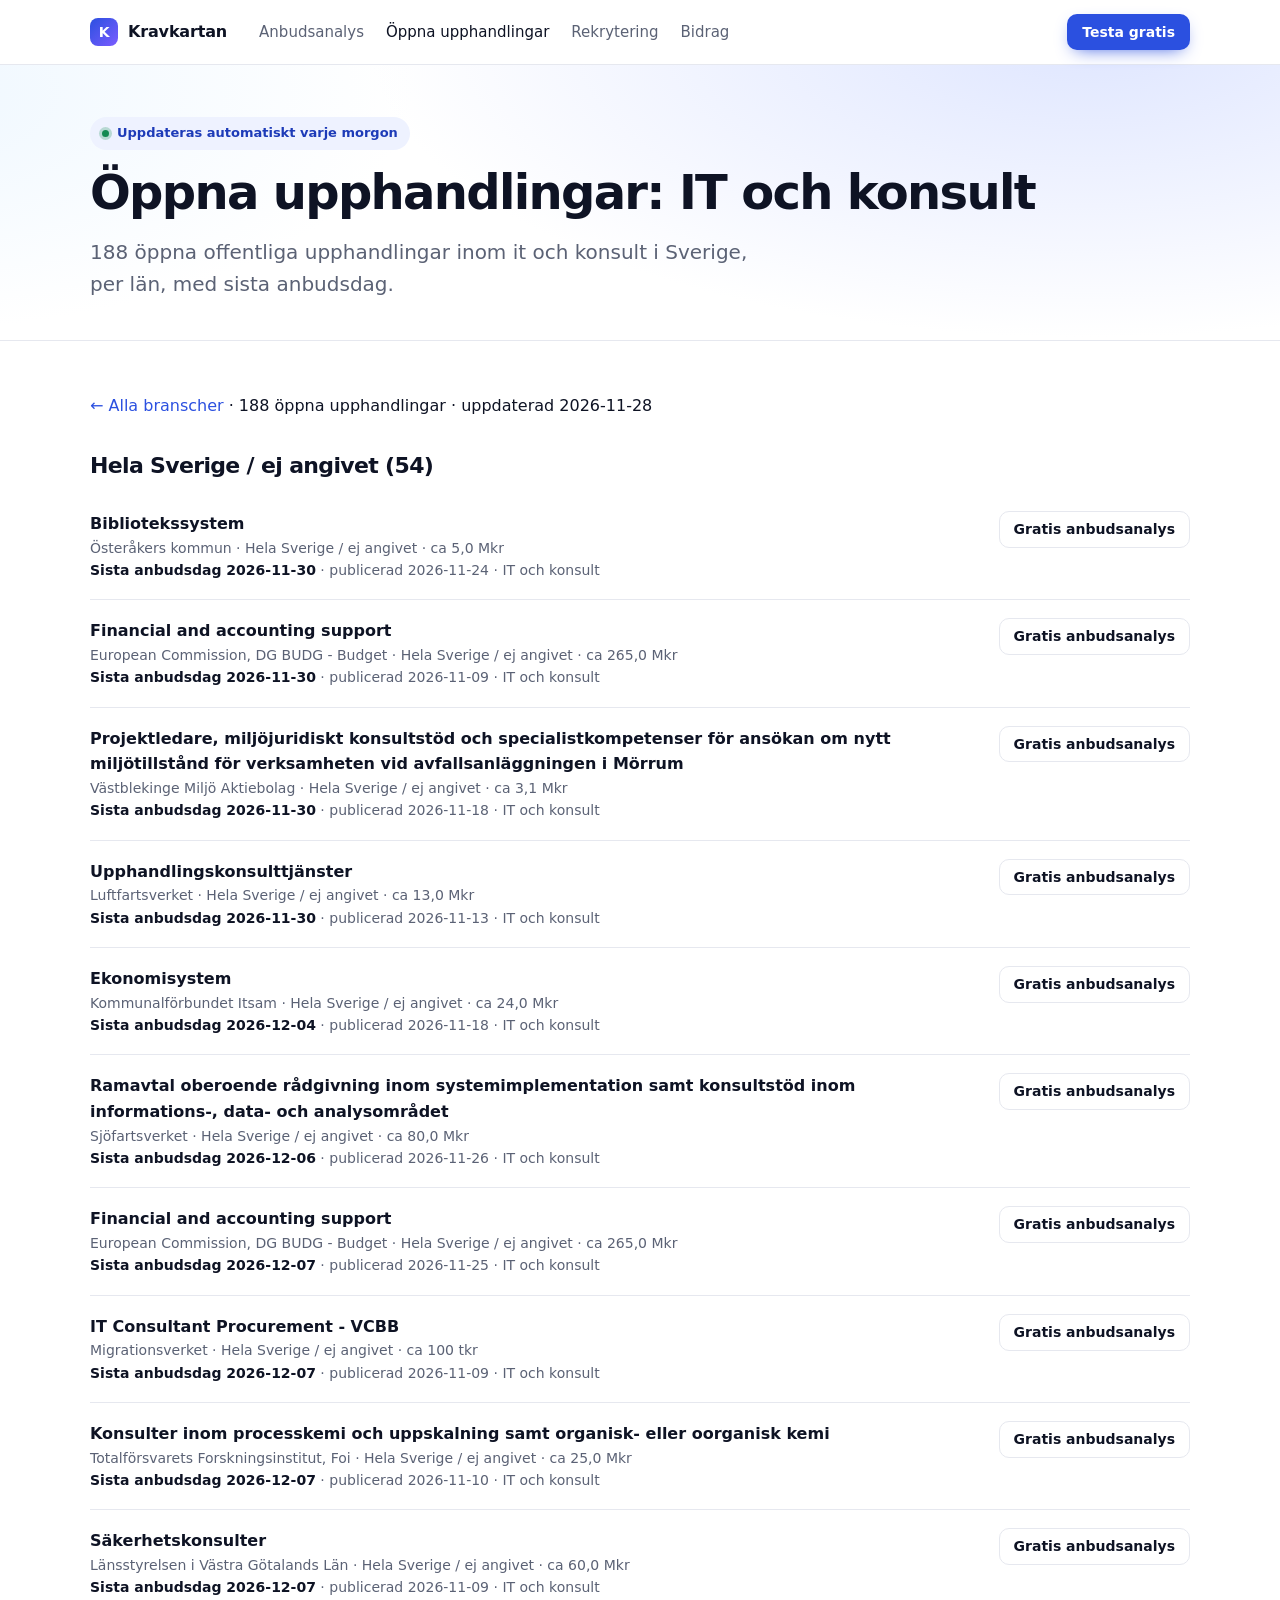
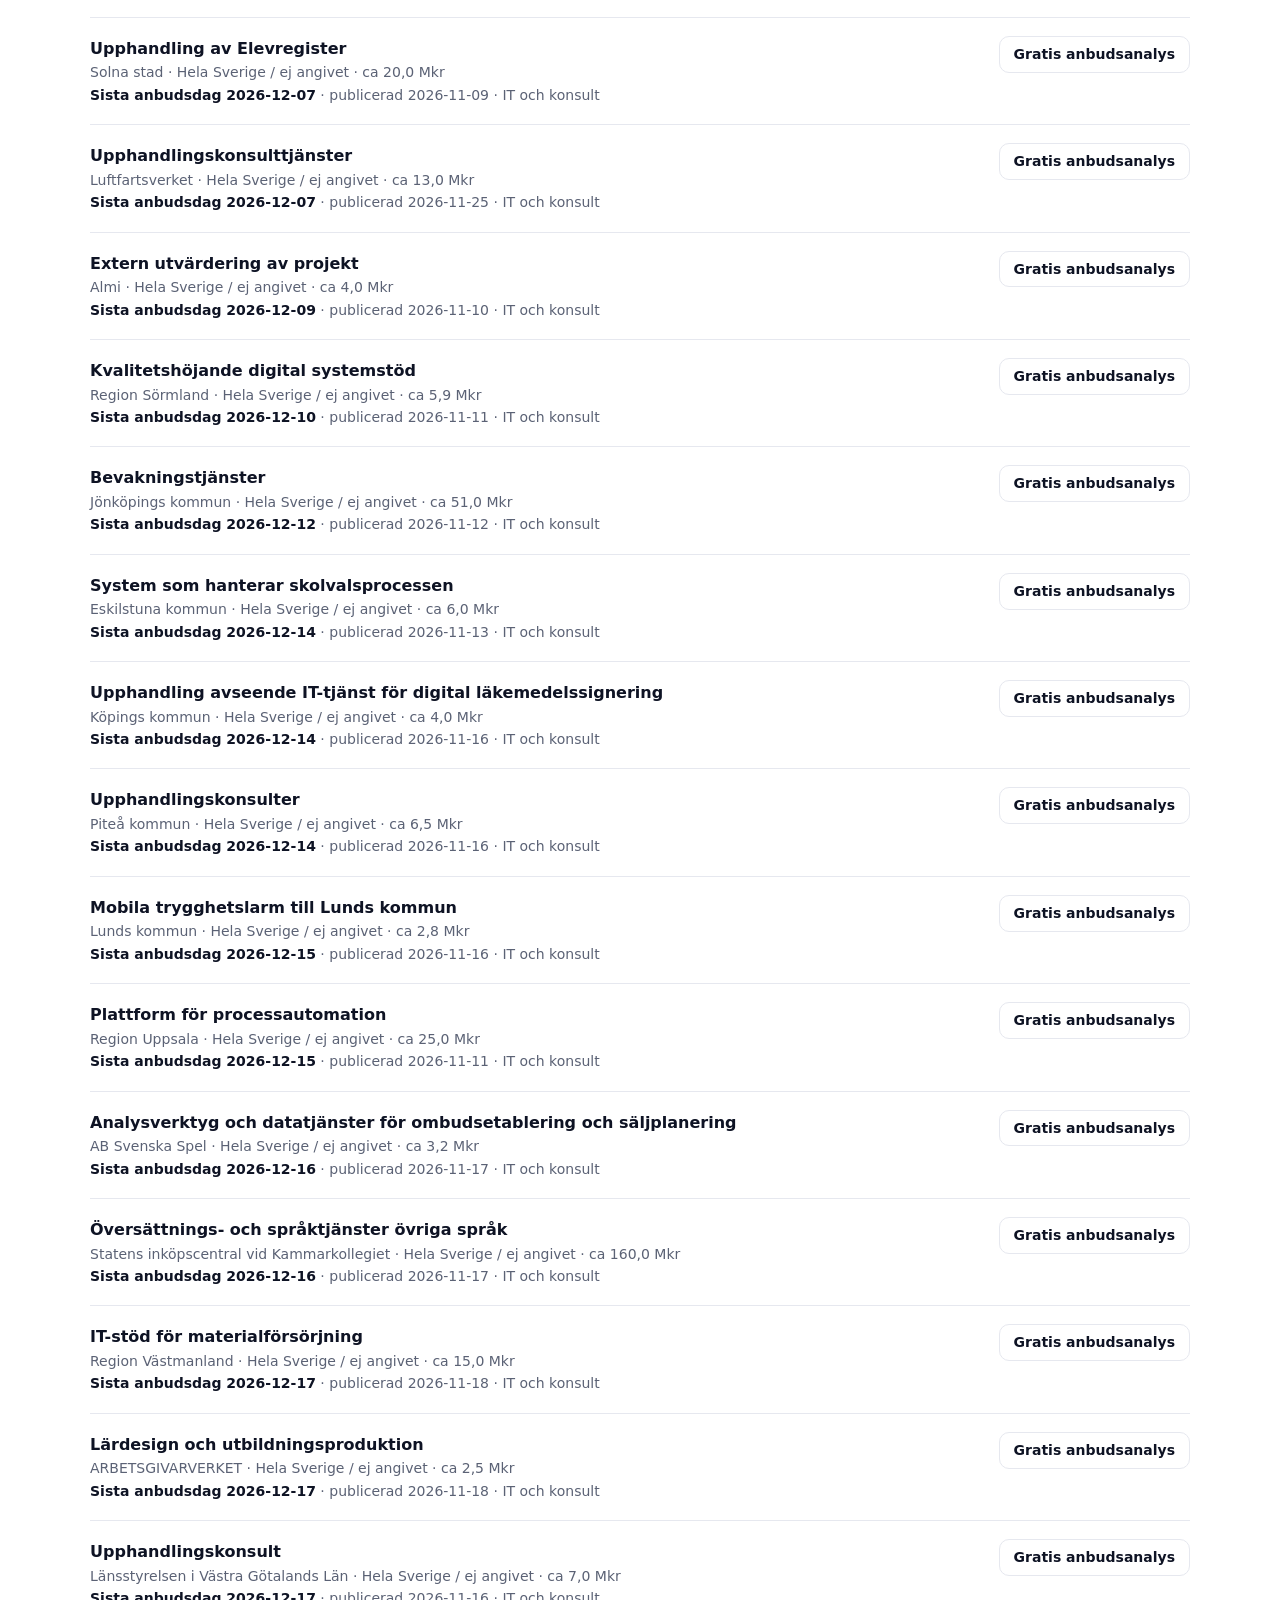
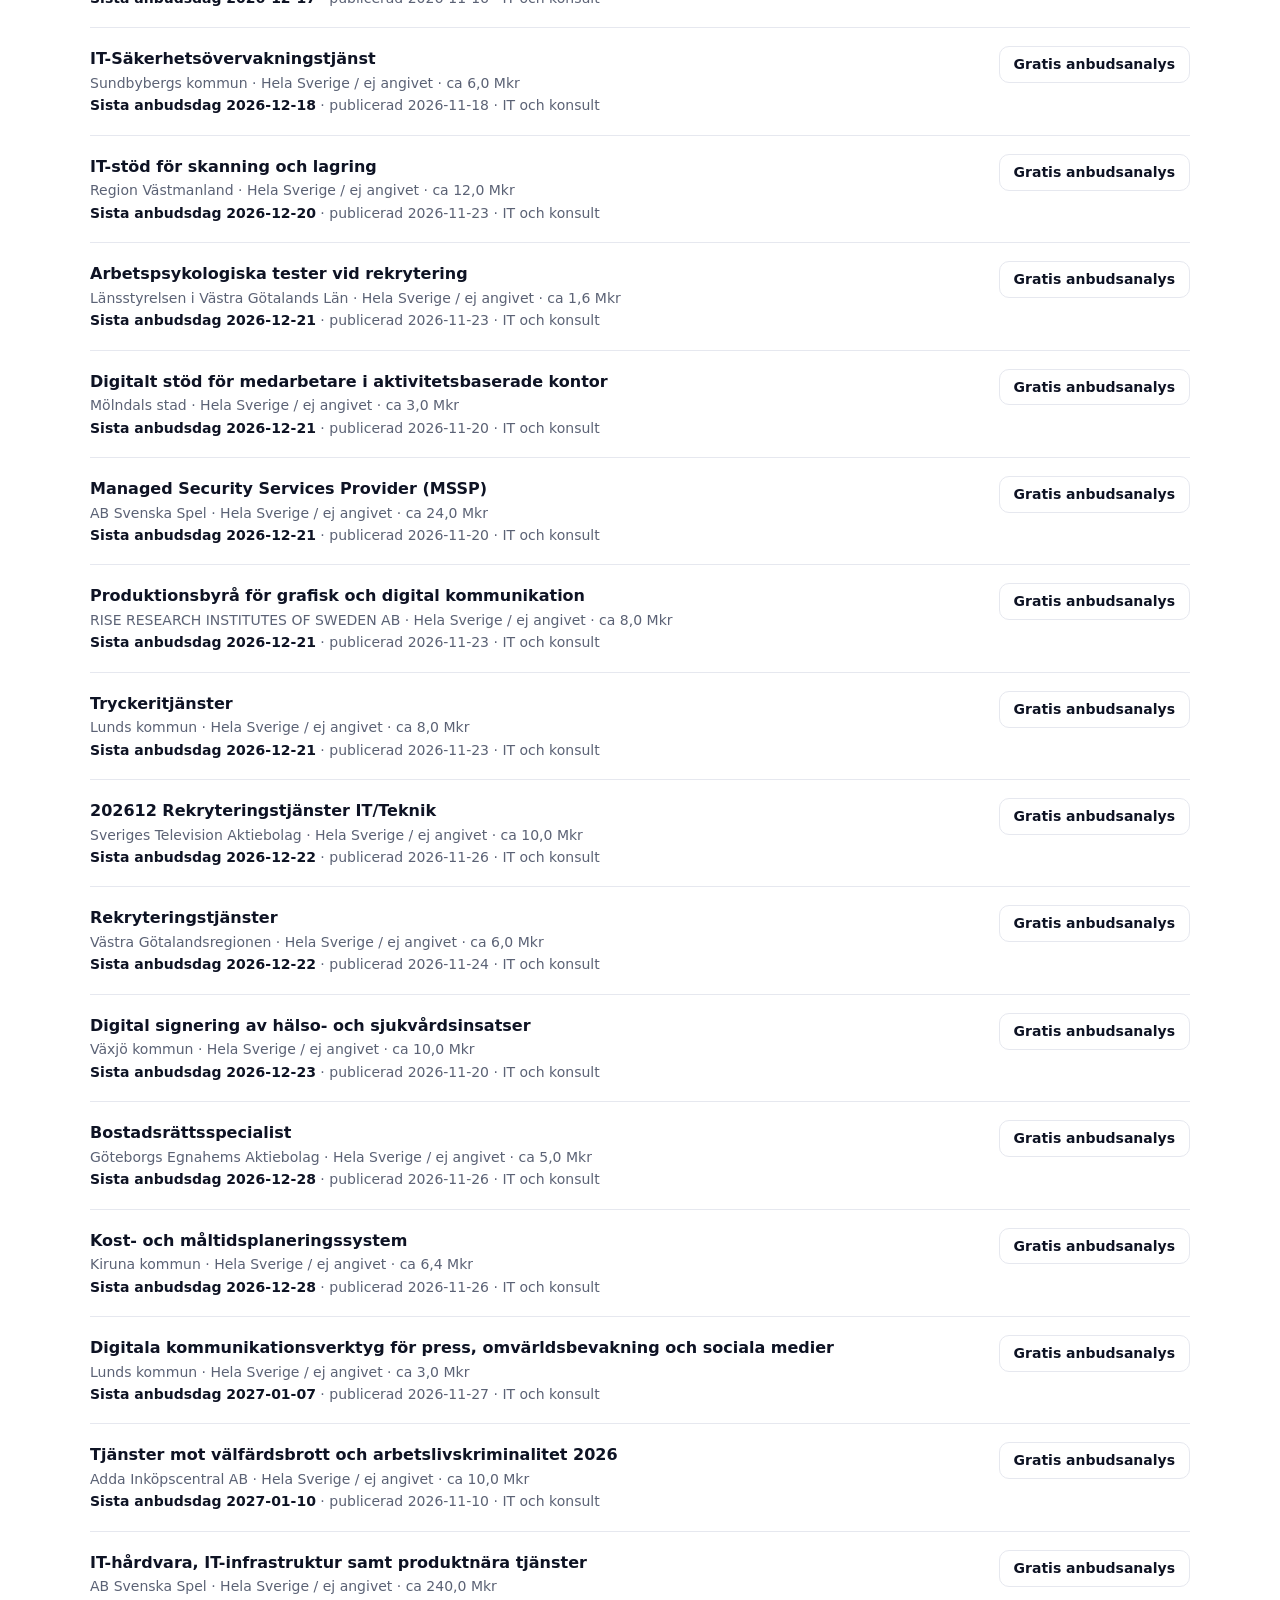
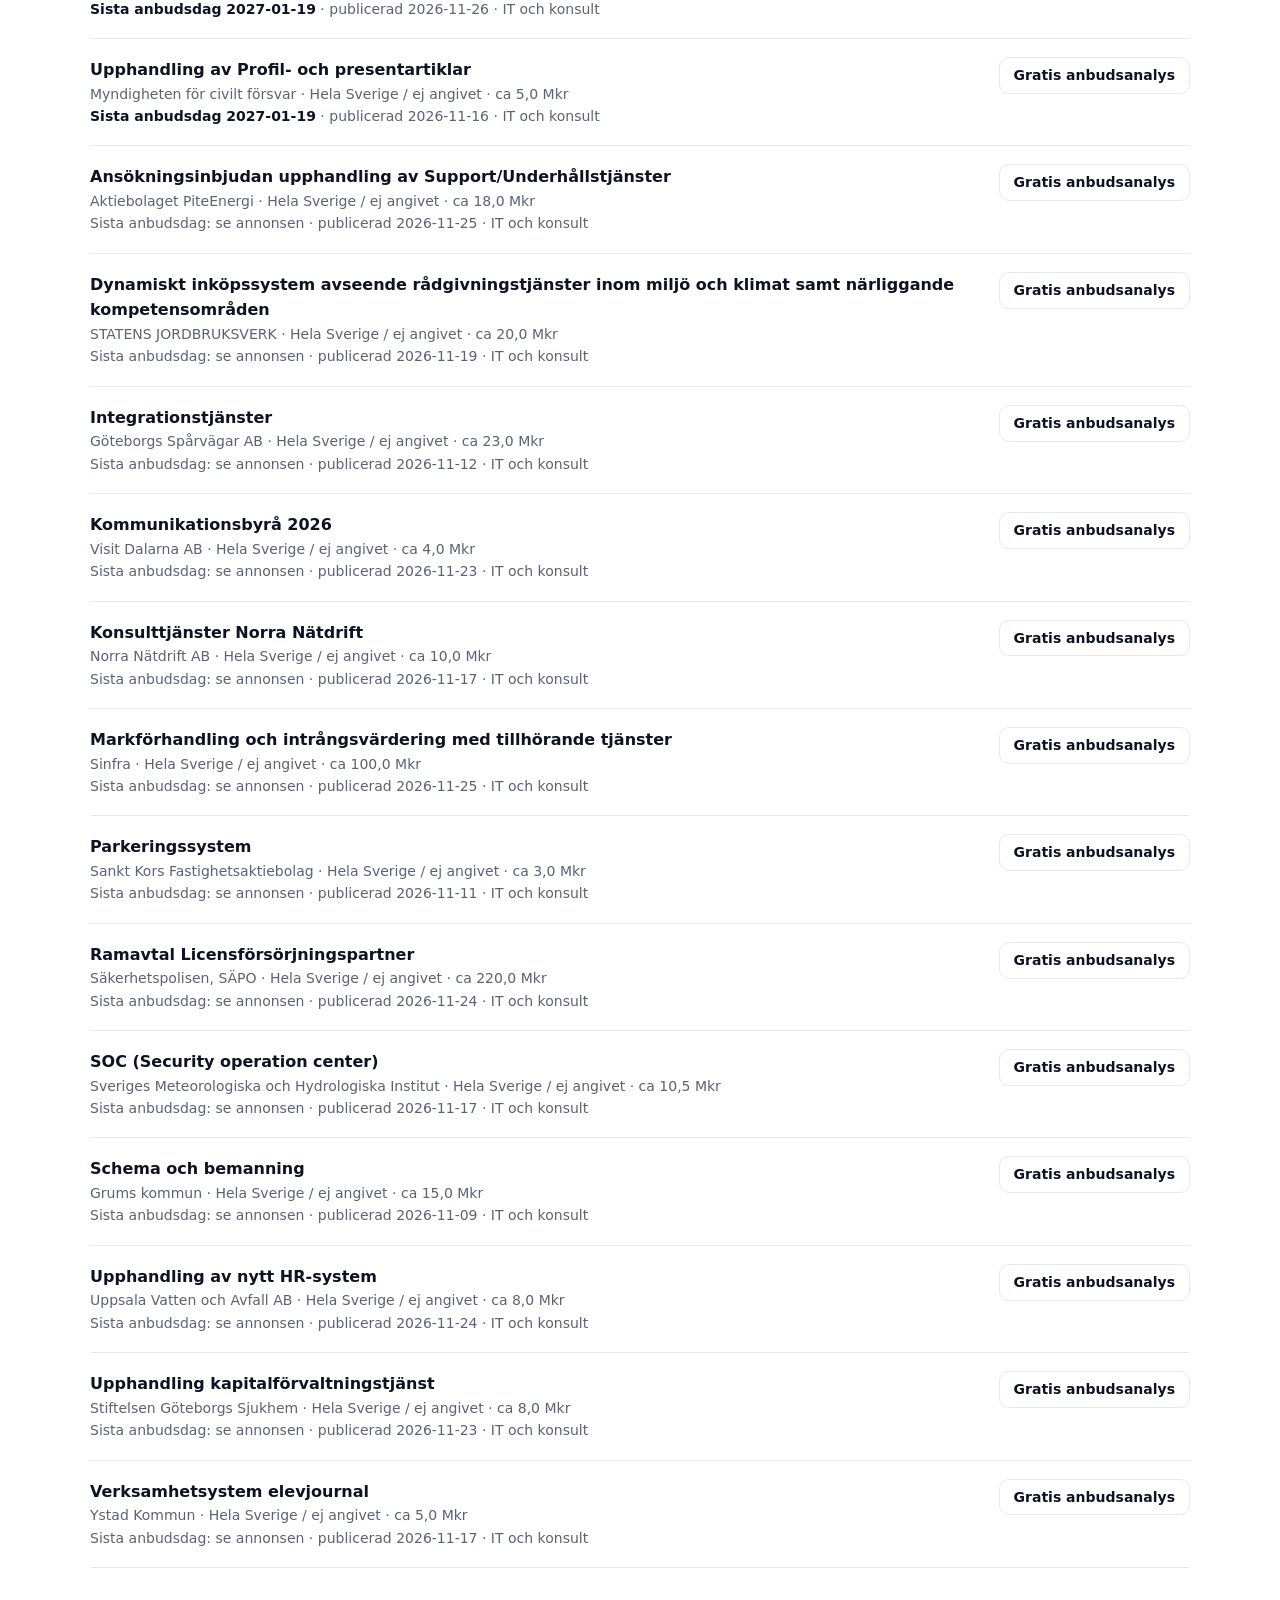
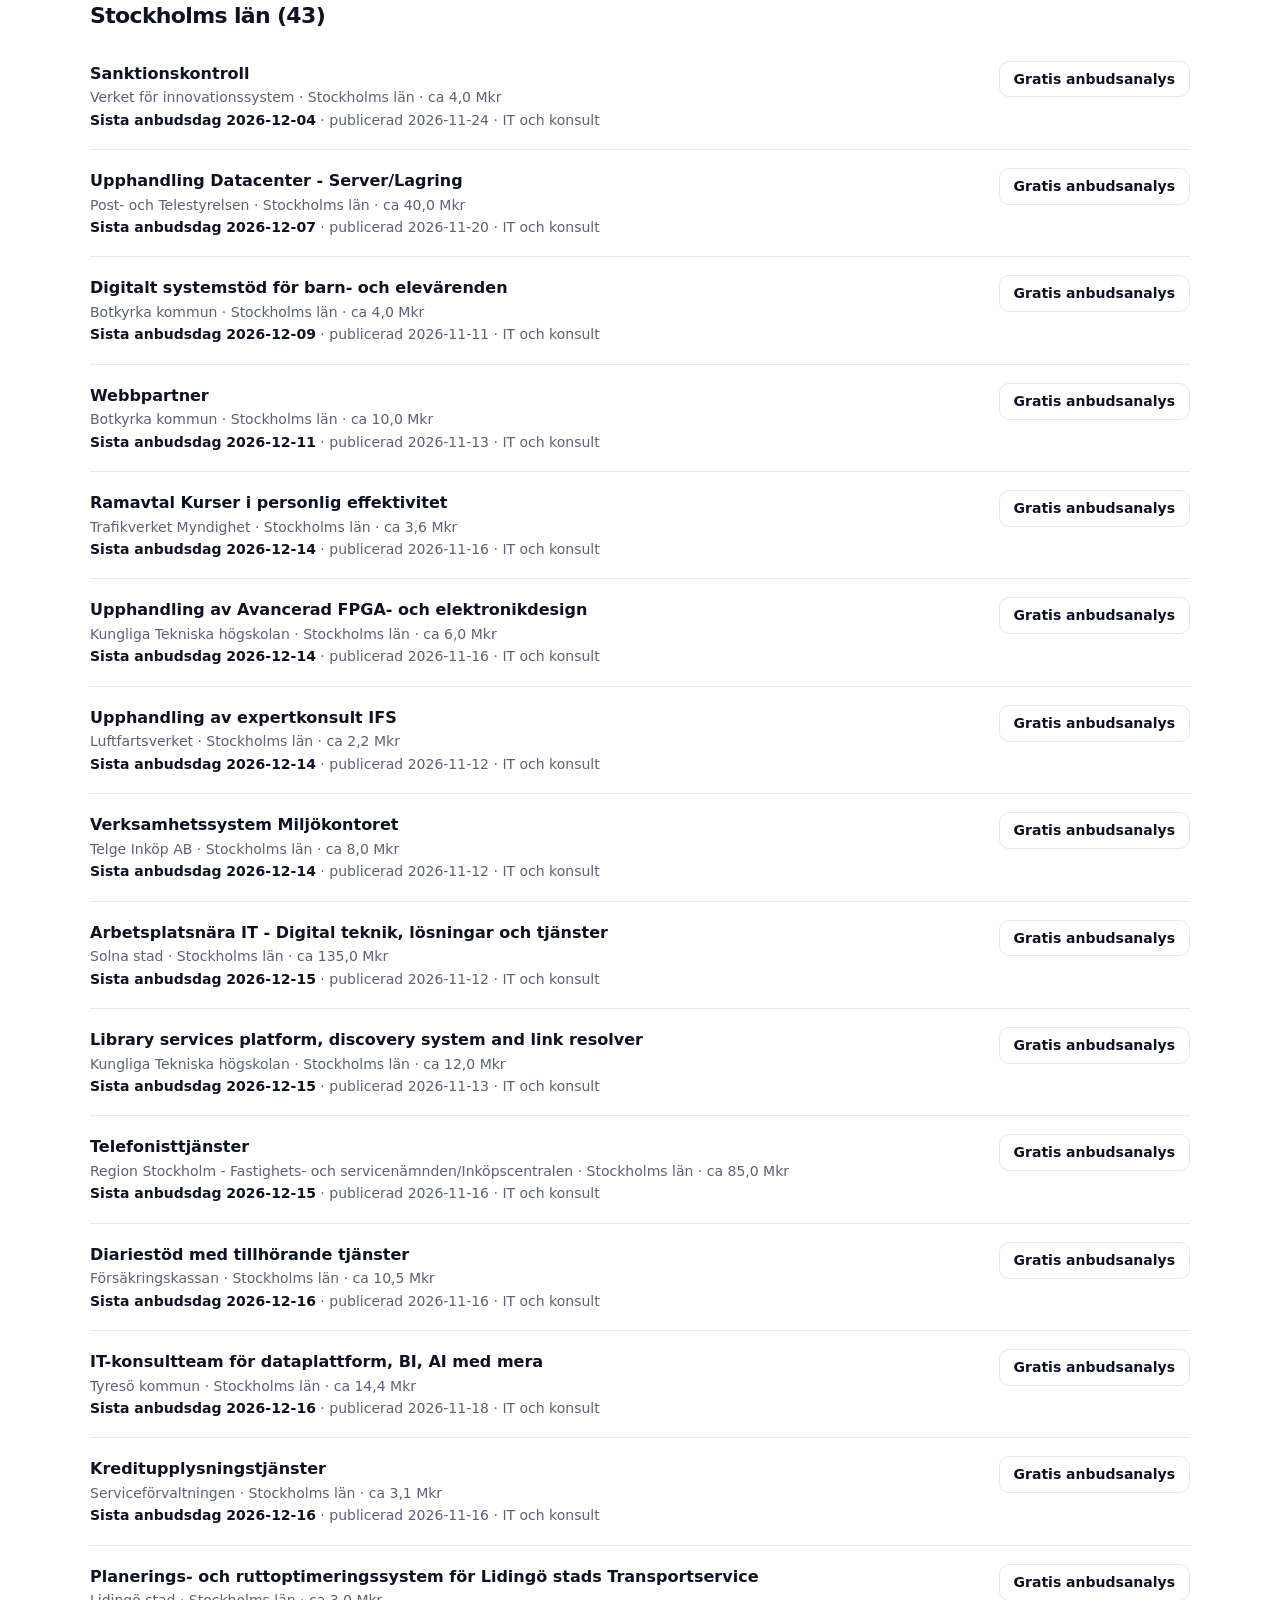
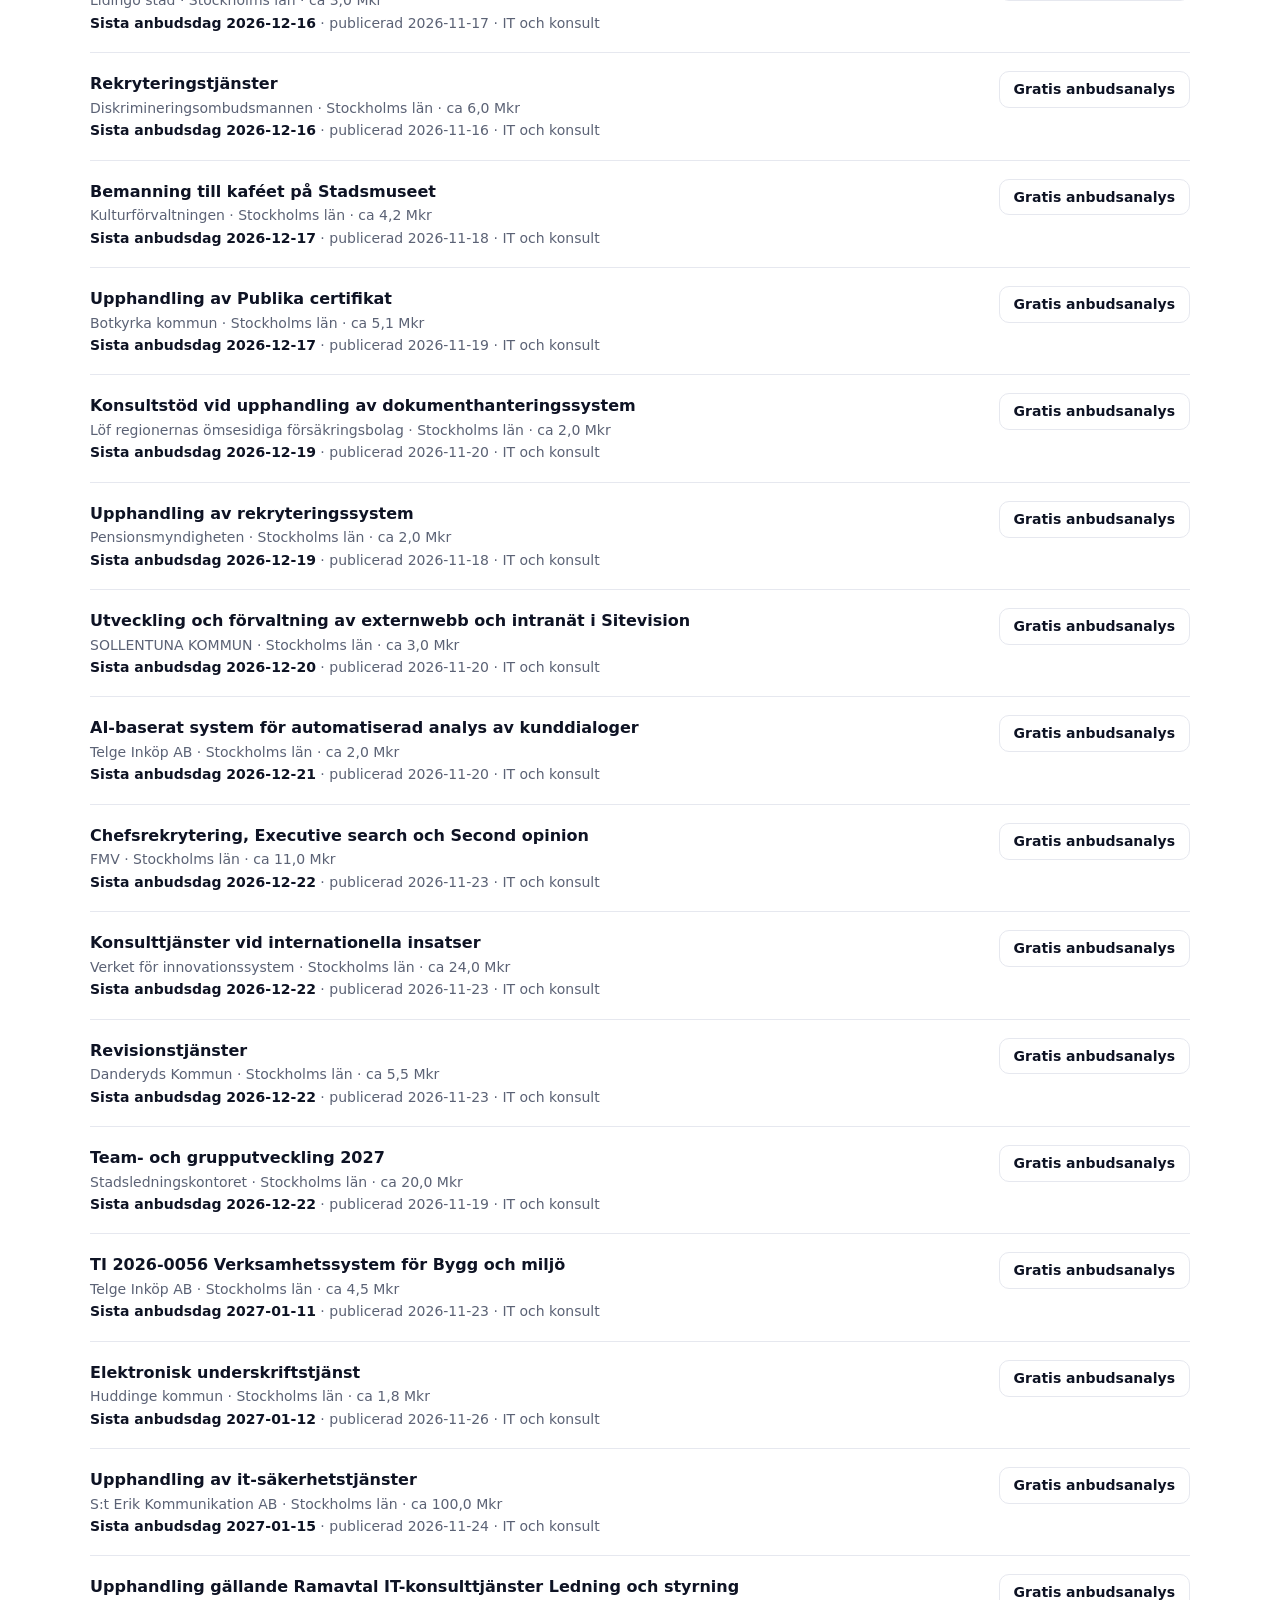
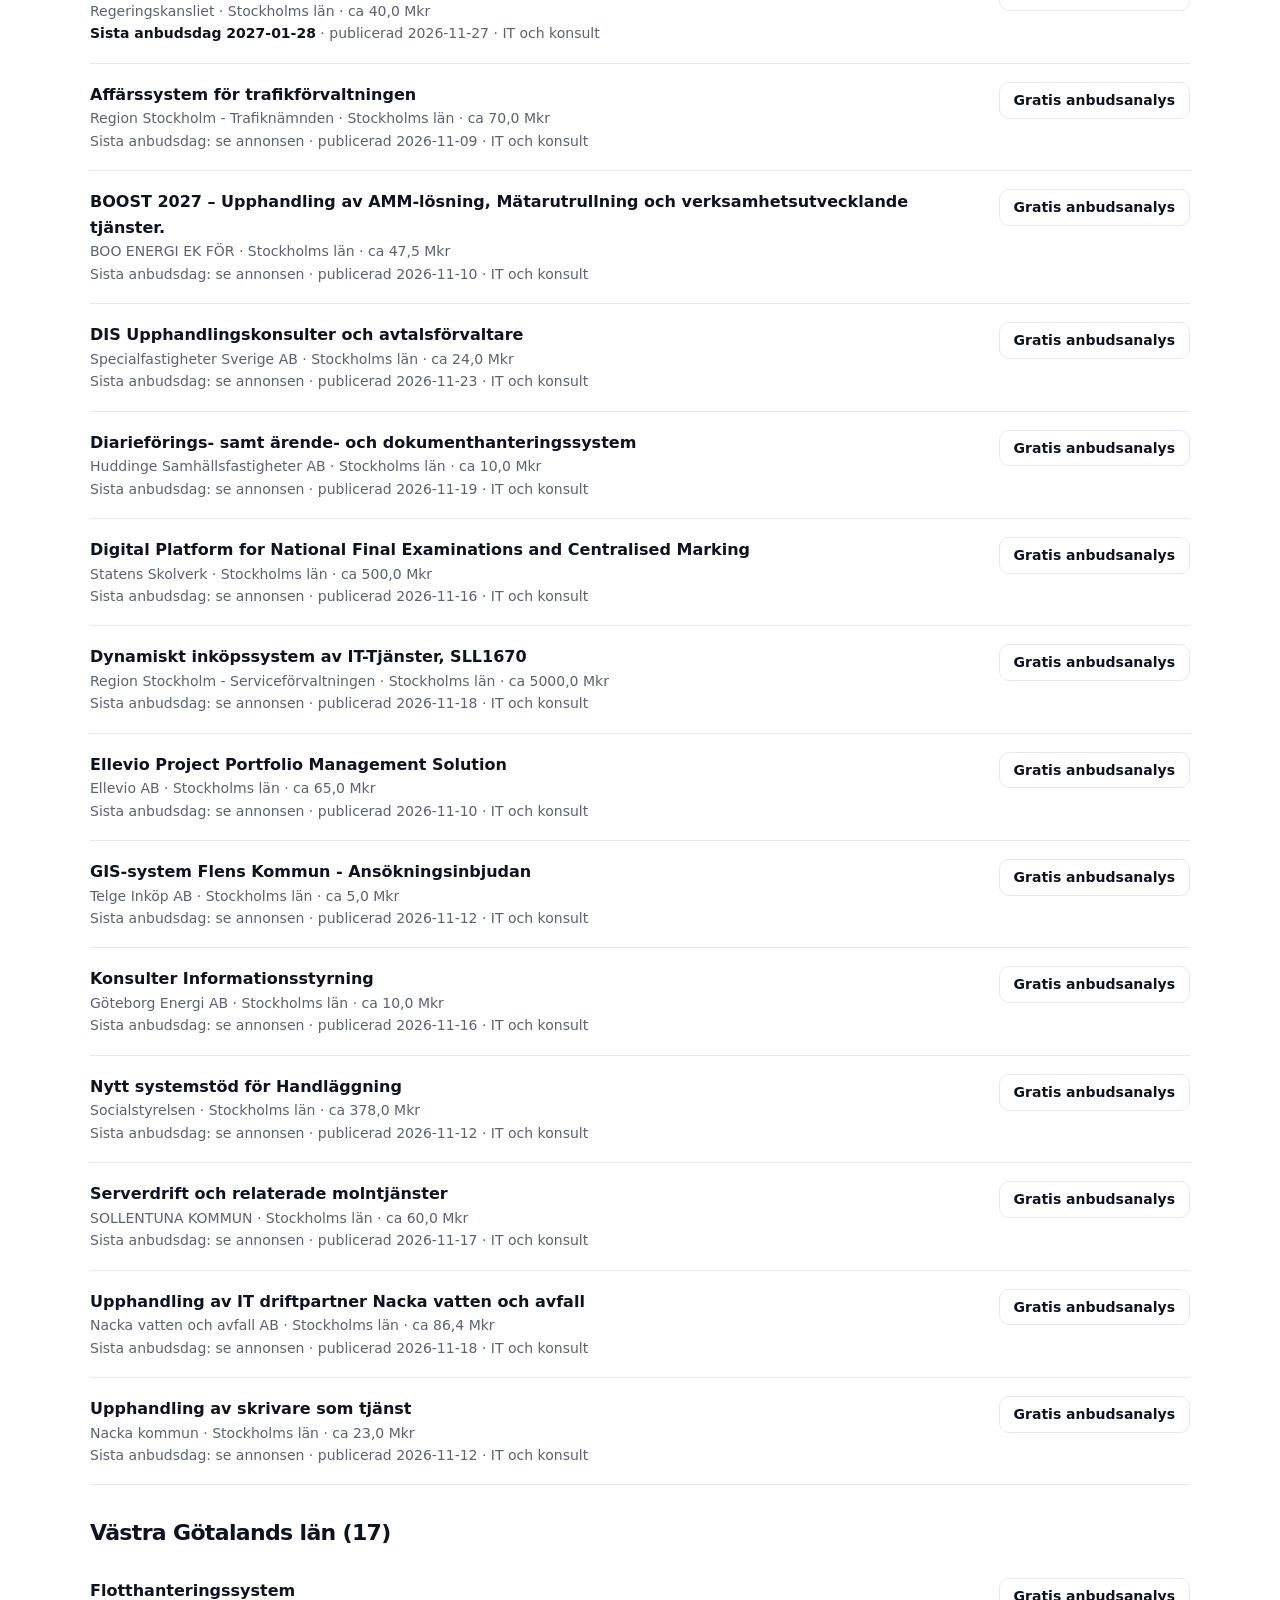
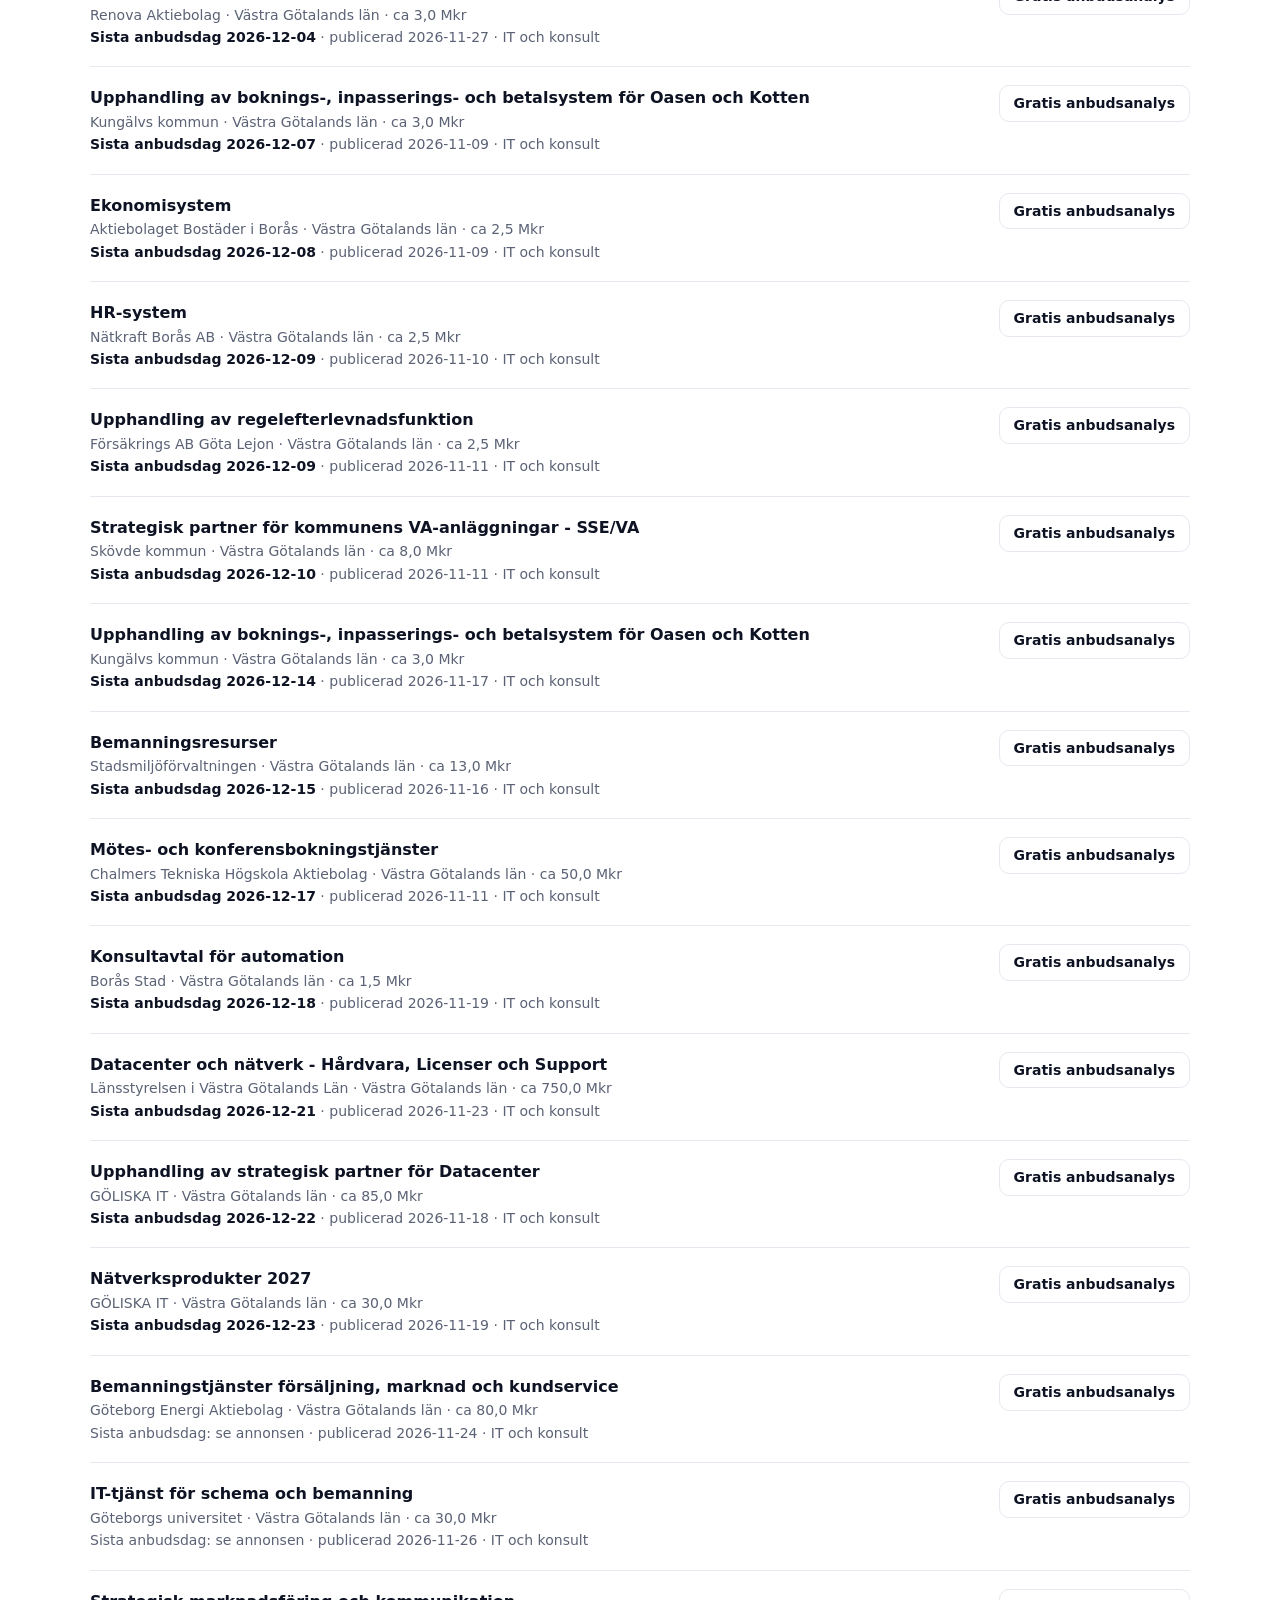
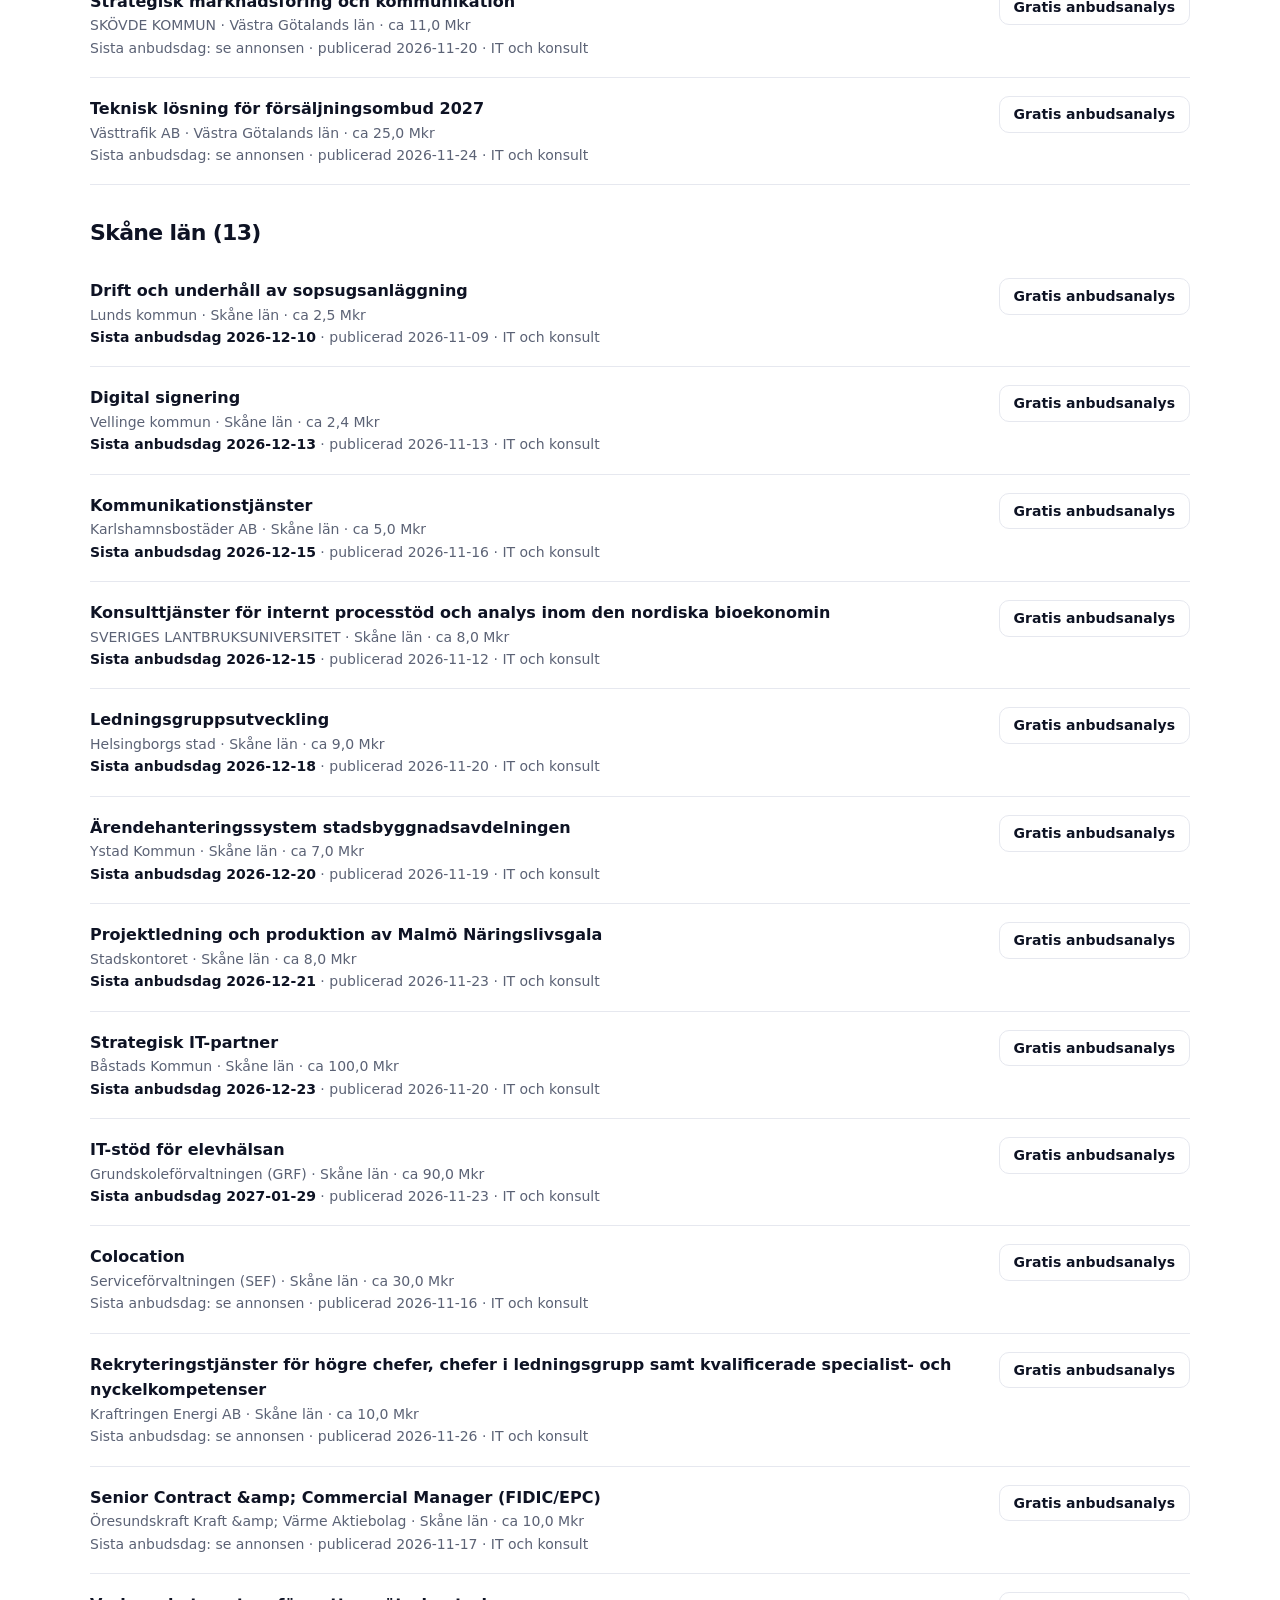
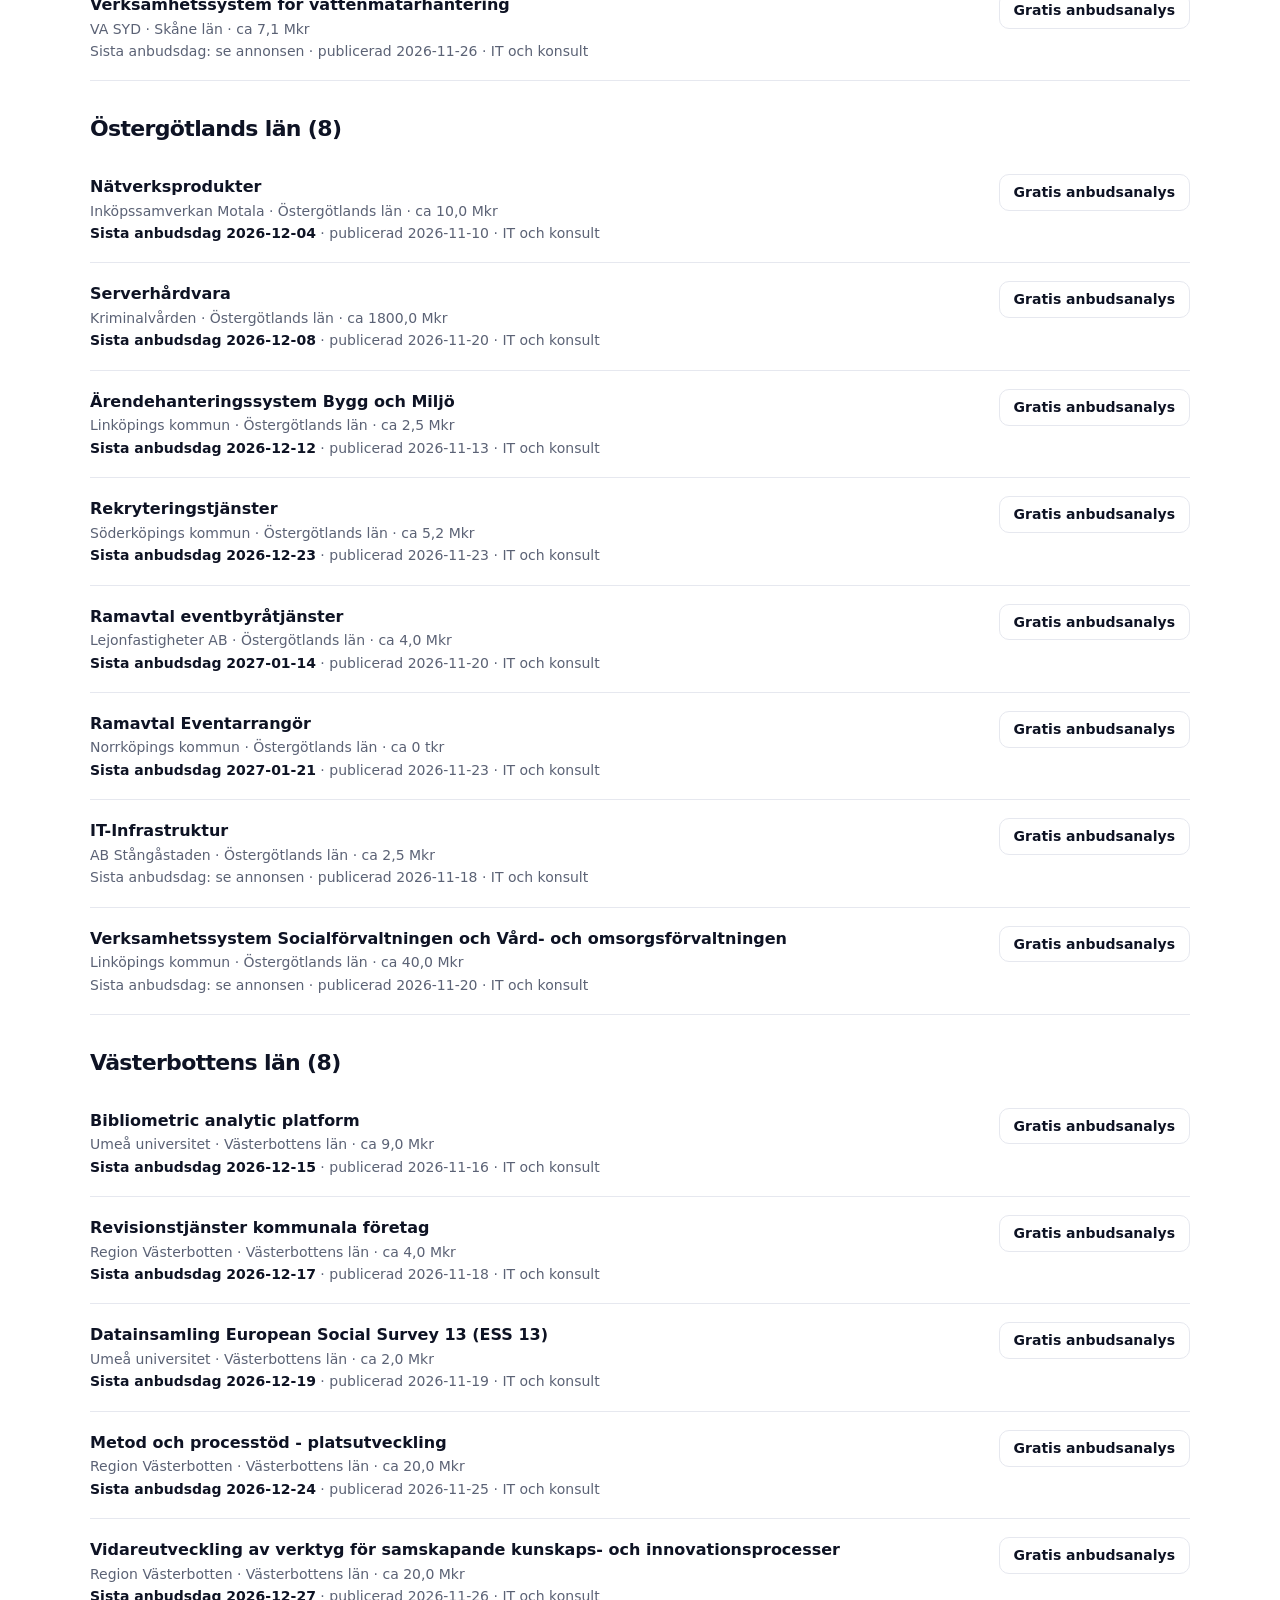
<file: bevakning/it-konsult.html>
<!doctype html>
<html lang="sv"><head><meta charset="utf-8"><meta name="viewport" content="width=device-width, initial-scale=1">
<title>Öppna upphandlingar: IT och konsult – Kravkartan</title><meta name="description" content="188 öppna offentliga upphandlingar inom it och konsult i Sverige, per län, med sista anbudsdag.">
<link rel="stylesheet" href="../style.css?v=3"></head>
<body>
<nav class="nav"><div class="wrap">
  <a class="logo" href="../"><span class="logo-mark">K</span>Kravkartan</a>
  <div class="nav-links"><a href="../upphandling/">Anbudsanalys</a><a href="../bevakning/" aria-current="page">Öppna upphandlingar</a>
    <a href="../rekrytering/">Rekrytering</a><a href="../bidrag/">Bidrag</a></div>
  <a class="btn btn-primary btn-sm nav-cta" href="../upphandling/">Testa gratis</a>
</div></nav>
<header class="hero" style="padding:52px 0 40px"><div class="wrap" style="display:block">
  <span class="pill"><span class="dot"></span>Uppdateras automatiskt varje morgon</span>
  <h1 style="font-size:clamp(32px,4.4vw,48px)">Öppna upphandlingar: IT och konsult</h1><p class="lead" style="margin:0">188 öppna offentliga upphandlingar inom it och konsult i Sverige, per län, med sista anbudsdag.</p>
</div></header>
<main><div class="wrap" style="padding-top:36px;padding-bottom:64px"><p><a href="index.html">← Alla branscher</a> · 188 öppna upphandlingar · uppdaterad 2026-11-28</p><h2 style="font-size:22px;margin-top:36px">Hela Sverige / ej angivet (54)</h2><div class="list-item"><div><a class="t" href="https://ted.europa.eu/sv/notice/-/detail/814797-2026" rel="noopener">Bibliotekssystem</a><div class="m">Österåkers kommun · Hela Sverige / ej angivet · ca 5,0 Mkr</div><div class="m"><span class="deadline">Sista anbudsdag 2026-11-30</span> · publicerad 2026-11-24 · IT och konsult</div></div><a class="btn btn-secondary btn-sm" href="mailto:rosenotto58@gmail.com?subject=Gratis%20anbudsanalys%3A%20Bibliotekssystem%20%28814797-2026%29&body=Hej%21%0A%0AVi%20funderar%20p%C3%A5%20att%20l%C3%A4mna%20anbud%20i%3A%0ABibliotekssystem%0A%C3%96ster%C3%A5kers%20kommun%0ATED%3A%20https%3A//ted.europa.eu/sv/notice/-/detail/814797-2026%0A%0AVi%20vill%20g%C3%A4rna%20ha%20en%20gratis%20pilotanalys%20%28kravmatris%2C%20skall-krav%2C%20utv%C3%A4rderingsmodell%2C%20risker%29.%0AF%C3%B6retag%3A%0AKontaktperson%3A%0A%0A%28k%C3%A4lla%3A%20bevakning%29">Gratis anbudsanalys</a></div><div class="list-item"><div><a class="t" href="https://ted.europa.eu/sv/notice/-/detail/778712-2026" rel="noopener">Financial and accounting support</a><div class="m">European Commission, DG BUDG - Budget · Hela Sverige / ej angivet · ca 265,0 Mkr</div><div class="m"><span class="deadline">Sista anbudsdag 2026-11-30</span> · publicerad 2026-11-09 · IT och konsult</div></div><a class="btn btn-secondary btn-sm" href="mailto:rosenotto58@gmail.com?subject=Gratis%20anbudsanalys%3A%20Financial%20and%20accounting%20support%20%28778712-2026%29&body=Hej%21%0A%0AVi%20funderar%20p%C3%A5%20att%20l%C3%A4mna%20anbud%20i%3A%0AFinancial%20and%20accounting%20support%0AEuropean%20Commission%2C%20DG%20BUDG%20-%20Budget%0ATED%3A%20https%3A//ted.europa.eu/sv/notice/-/detail/778712-2026%0A%0AVi%20vill%20g%C3%A4rna%20ha%20en%20gratis%20pilotanalys%20%28kravmatris%2C%20skall-krav%2C%20utv%C3%A4rderingsmodell%2C%20risker%29.%0AF%C3%B6retag%3A%0AKontaktperson%3A%0A%0A%28k%C3%A4lla%3A%20bevakning%29">Gratis anbudsanalys</a></div><div class="list-item"><div><a class="t" href="https://ted.europa.eu/sv/notice/-/detail/803727-2026" rel="noopener">Projektledare, miljöjuridiskt konsultstöd och specialistkompetenser för ansökan om nytt miljötillstånd för verksamheten vid avfallsanläggningen i Mörrum</a><div class="m">Västblekinge Miljö Aktiebolag · Hela Sverige / ej angivet · ca 3,1 Mkr</div><div class="m"><span class="deadline">Sista anbudsdag 2026-11-30</span> · publicerad 2026-11-18 · IT och konsult</div></div><a class="btn btn-secondary btn-sm" href="mailto:rosenotto58@gmail.com?subject=Gratis%20anbudsanalys%3A%20Projektledare%2C%20milj%C3%B6juridiskt%20konsultst%C3%B6d%20och%20specialistkompetenser%20f%C3%B6r%20ans%C3%B6kan%20om%20nytt%20milj%C3%B6tillst%C3%A5nd%20f%C3%B6r%20verksamheten%20vid%20avfallsanl%C3%A4ggningen%20i%20M%C3%B6rrum%20%28803727-2026%29&body=Hej%21%0A%0AVi%20funderar%20p%C3%A5%20att%20l%C3%A4mna%20anbud%20i%3A%0AProjektledare%2C%20milj%C3%B6juridiskt%20konsultst%C3%B6d%20och%20specialistkompetenser%20f%C3%B6r%20ans%C3%B6kan%20om%20nytt%20milj%C3%B6tillst%C3%A5nd%20f%C3%B6r%20verksamheten%20vid%20avfallsanl%C3%A4ggningen%20i%20M%C3%B6rrum%0AV%C3%A4stblekinge%20Milj%C3%B6%20Aktiebolag%0ATED%3A%20https%3A//ted.europa.eu/sv/notice/-/detail/803727-2026%0A%0AVi%20vill%20g%C3%A4rna%20ha%20en%20gratis%20pilotanalys%20%28kravmatris%2C%20skall-krav%2C%20utv%C3%A4rderingsmodell%2C%20risker%29.%0AF%C3%B6retag%3A%0AKontaktperson%3A%0A%0A%28k%C3%A4lla%3A%20bevakning%29">Gratis anbudsanalys</a></div><div class="list-item"><div><a class="t" href="https://ted.europa.eu/sv/notice/-/detail/792660-2026" rel="noopener">Upphandlingskonsulttjänster</a><div class="m">Luftfartsverket · Hela Sverige / ej angivet · ca 13,0 Mkr</div><div class="m"><span class="deadline">Sista anbudsdag 2026-11-30</span> · publicerad 2026-11-13 · IT och konsult</div></div><a class="btn btn-secondary btn-sm" href="mailto:rosenotto58@gmail.com?subject=Gratis%20anbudsanalys%3A%20Upphandlingskonsulttj%C3%A4nster%20%28792660-2026%29&body=Hej%21%0A%0AVi%20funderar%20p%C3%A5%20att%20l%C3%A4mna%20anbud%20i%3A%0AUpphandlingskonsulttj%C3%A4nster%0ALuftfartsverket%0ATED%3A%20https%3A//ted.europa.eu/sv/notice/-/detail/792660-2026%0A%0AVi%20vill%20g%C3%A4rna%20ha%20en%20gratis%20pilotanalys%20%28kravmatris%2C%20skall-krav%2C%20utv%C3%A4rderingsmodell%2C%20risker%29.%0AF%C3%B6retag%3A%0AKontaktperson%3A%0A%0A%28k%C3%A4lla%3A%20bevakning%29">Gratis anbudsanalys</a></div><div class="list-item"><div><a class="t" href="https://ted.europa.eu/sv/notice/-/detail/801702-2026" rel="noopener">Ekonomisystem</a><div class="m">Kommunalförbundet Itsam · Hela Sverige / ej angivet · ca 24,0 Mkr</div><div class="m"><span class="deadline">Sista anbudsdag 2026-12-04</span> · publicerad 2026-11-18 · IT och konsult</div></div><a class="btn btn-secondary btn-sm" href="mailto:rosenotto58@gmail.com?subject=Gratis%20anbudsanalys%3A%20Ekonomisystem%20%28801702-2026%29&body=Hej%21%0A%0AVi%20funderar%20p%C3%A5%20att%20l%C3%A4mna%20anbud%20i%3A%0AEkonomisystem%0AKommunalf%C3%B6rbundet%20Itsam%0ATED%3A%20https%3A//ted.europa.eu/sv/notice/-/detail/801702-2026%0A%0AVi%20vill%20g%C3%A4rna%20ha%20en%20gratis%20pilotanalys%20%28kravmatris%2C%20skall-krav%2C%20utv%C3%A4rderingsmodell%2C%20risker%29.%0AF%C3%B6retag%3A%0AKontaktperson%3A%0A%0A%28k%C3%A4lla%3A%20bevakning%29">Gratis anbudsanalys</a></div><div class="list-item"><div><a class="t" href="https://ted.europa.eu/sv/notice/-/detail/824075-2026" rel="noopener">Ramavtal oberoende rådgivning inom systemimplementation samt konsultstöd inom informations-, data- och analysområdet</a><div class="m">Sjöfartsverket · Hela Sverige / ej angivet · ca 80,0 Mkr</div><div class="m"><span class="deadline">Sista anbudsdag 2026-12-06</span> · publicerad 2026-11-26 · IT och konsult</div></div><a class="btn btn-secondary btn-sm" href="mailto:rosenotto58@gmail.com?subject=Gratis%20anbudsanalys%3A%20Ramavtal%20oberoende%20r%C3%A5dgivning%20inom%20systemimplementation%20samt%20konsultst%C3%B6d%20inom%20informations-%2C%20data-%20och%20analysomr%C3%A5det%20%28824075-2026%29&body=Hej%21%0A%0AVi%20funderar%20p%C3%A5%20att%20l%C3%A4mna%20anbud%20i%3A%0ARamavtal%20oberoende%20r%C3%A5dgivning%20inom%20systemimplementation%20samt%20konsultst%C3%B6d%20inom%20informations-%2C%20data-%20och%20analysomr%C3%A5det%0ASj%C3%B6fartsverket%0ATED%3A%20https%3A//ted.europa.eu/sv/notice/-/detail/824075-2026%0A%0AVi%20vill%20g%C3%A4rna%20ha%20en%20gratis%20pilotanalys%20%28kravmatris%2C%20skall-krav%2C%20utv%C3%A4rderingsmodell%2C%20risker%29.%0AF%C3%B6retag%3A%0AKontaktperson%3A%0A%0A%28k%C3%A4lla%3A%20bevakning%29">Gratis anbudsanalys</a></div><div class="list-item"><div><a class="t" href="https://ted.europa.eu/sv/notice/-/detail/819731-2026" rel="noopener">Financial and accounting support</a><div class="m">European Commission, DG BUDG - Budget · Hela Sverige / ej angivet · ca 265,0 Mkr</div><div class="m"><span class="deadline">Sista anbudsdag 2026-12-07</span> · publicerad 2026-11-25 · IT och konsult</div></div><a class="btn btn-secondary btn-sm" href="mailto:rosenotto58@gmail.com?subject=Gratis%20anbudsanalys%3A%20Financial%20and%20accounting%20support%20%28819731-2026%29&body=Hej%21%0A%0AVi%20funderar%20p%C3%A5%20att%20l%C3%A4mna%20anbud%20i%3A%0AFinancial%20and%20accounting%20support%0AEuropean%20Commission%2C%20DG%20BUDG%20-%20Budget%0ATED%3A%20https%3A//ted.europa.eu/sv/notice/-/detail/819731-2026%0A%0AVi%20vill%20g%C3%A4rna%20ha%20en%20gratis%20pilotanalys%20%28kravmatris%2C%20skall-krav%2C%20utv%C3%A4rderingsmodell%2C%20risker%29.%0AF%C3%B6retag%3A%0AKontaktperson%3A%0A%0A%28k%C3%A4lla%3A%20bevakning%29">Gratis anbudsanalys</a></div><div class="list-item"><div><a class="t" href="https://ted.europa.eu/sv/notice/-/detail/775993-2026" rel="noopener">IT Consultant Procurement - VCBB</a><div class="m">Migrationsverket · Hela Sverige / ej angivet · ca 100 tkr</div><div class="m"><span class="deadline">Sista anbudsdag 2026-12-07</span> · publicerad 2026-11-09 · IT och konsult</div></div><a class="btn btn-secondary btn-sm" href="mailto:rosenotto58@gmail.com?subject=Gratis%20anbudsanalys%3A%20IT%20Consultant%20Procurement%20-%20VCBB%20%28775993-2026%29&body=Hej%21%0A%0AVi%20funderar%20p%C3%A5%20att%20l%C3%A4mna%20anbud%20i%3A%0AIT%20Consultant%20Procurement%20-%20VCBB%0AMigrationsverket%0ATED%3A%20https%3A//ted.europa.eu/sv/notice/-/detail/775993-2026%0A%0AVi%20vill%20g%C3%A4rna%20ha%20en%20gratis%20pilotanalys%20%28kravmatris%2C%20skall-krav%2C%20utv%C3%A4rderingsmodell%2C%20risker%29.%0AF%C3%B6retag%3A%0AKontaktperson%3A%0A%0A%28k%C3%A4lla%3A%20bevakning%29">Gratis anbudsanalys</a></div><div class="list-item"><div><a class="t" href="https://ted.europa.eu/sv/notice/-/detail/781298-2026" rel="noopener">Konsulter inom processkemi och uppskalning samt organisk- eller oorganisk kemi</a><div class="m">Totalförsvarets Forskningsinstitut, Foi · Hela Sverige / ej angivet · ca 25,0 Mkr</div><div class="m"><span class="deadline">Sista anbudsdag 2026-12-07</span> · publicerad 2026-11-10 · IT och konsult</div></div><a class="btn btn-secondary btn-sm" href="mailto:rosenotto58@gmail.com?subject=Gratis%20anbudsanalys%3A%20Konsulter%20inom%20processkemi%20och%20uppskalning%20samt%20organisk-%20eller%20oorganisk%20kemi%20%28781298-2026%29&body=Hej%21%0A%0AVi%20funderar%20p%C3%A5%20att%20l%C3%A4mna%20anbud%20i%3A%0AKonsulter%20inom%20processkemi%20och%20uppskalning%20samt%20organisk-%20eller%20oorganisk%20kemi%0ATotalf%C3%B6rsvarets%20Forskningsinstitut%2C%20Foi%0ATED%3A%20https%3A//ted.europa.eu/sv/notice/-/detail/781298-2026%0A%0AVi%20vill%20g%C3%A4rna%20ha%20en%20gratis%20pilotanalys%20%28kravmatris%2C%20skall-krav%2C%20utv%C3%A4rderingsmodell%2C%20risker%29.%0AF%C3%B6retag%3A%0AKontaktperson%3A%0A%0A%28k%C3%A4lla%3A%20bevakning%29">Gratis anbudsanalys</a></div><div class="list-item"><div><a class="t" href="https://ted.europa.eu/sv/notice/-/detail/775645-2026" rel="noopener">Säkerhetskonsulter</a><div class="m">Länsstyrelsen i Västra Götalands Län · Hela Sverige / ej angivet · ca 60,0 Mkr</div><div class="m"><span class="deadline">Sista anbudsdag 2026-12-07</span> · publicerad 2026-11-09 · IT och konsult</div></div><a class="btn btn-secondary btn-sm" href="mailto:rosenotto58@gmail.com?subject=Gratis%20anbudsanalys%3A%20S%C3%A4kerhetskonsulter%20%28775645-2026%29&body=Hej%21%0A%0AVi%20funderar%20p%C3%A5%20att%20l%C3%A4mna%20anbud%20i%3A%0AS%C3%A4kerhetskonsulter%0AL%C3%A4nsstyrelsen%20i%20V%C3%A4stra%20G%C3%B6talands%20L%C3%A4n%0ATED%3A%20https%3A//ted.europa.eu/sv/notice/-/detail/775645-2026%0A%0AVi%20vill%20g%C3%A4rna%20ha%20en%20gratis%20pilotanalys%20%28kravmatris%2C%20skall-krav%2C%20utv%C3%A4rderingsmodell%2C%20risker%29.%0AF%C3%B6retag%3A%0AKontaktperson%3A%0A%0A%28k%C3%A4lla%3A%20bevakning%29">Gratis anbudsanalys</a></div><div class="list-item"><div><a class="t" href="https://ted.europa.eu/sv/notice/-/detail/775744-2026" rel="noopener">Upphandling av Elevregister</a><div class="m">Solna stad · Hela Sverige / ej angivet · ca 20,0 Mkr</div><div class="m"><span class="deadline">Sista anbudsdag 2026-12-07</span> · publicerad 2026-11-09 · IT och konsult</div></div><a class="btn btn-secondary btn-sm" href="mailto:rosenotto58@gmail.com?subject=Gratis%20anbudsanalys%3A%20Upphandling%20av%20Elevregister%20%28775744-2026%29&body=Hej%21%0A%0AVi%20funderar%20p%C3%A5%20att%20l%C3%A4mna%20anbud%20i%3A%0AUpphandling%20av%20Elevregister%0ASolna%20stad%0ATED%3A%20https%3A//ted.europa.eu/sv/notice/-/detail/775744-2026%0A%0AVi%20vill%20g%C3%A4rna%20ha%20en%20gratis%20pilotanalys%20%28kravmatris%2C%20skall-krav%2C%20utv%C3%A4rderingsmodell%2C%20risker%29.%0AF%C3%B6retag%3A%0AKontaktperson%3A%0A%0A%28k%C3%A4lla%3A%20bevakning%29">Gratis anbudsanalys</a></div><div class="list-item"><div><a class="t" href="https://ted.europa.eu/sv/notice/-/detail/819182-2026" rel="noopener">Upphandlingskonsulttjänster</a><div class="m">Luftfartsverket · Hela Sverige / ej angivet · ca 13,0 Mkr</div><div class="m"><span class="deadline">Sista anbudsdag 2026-12-07</span> · publicerad 2026-11-25 · IT och konsult</div></div><a class="btn btn-secondary btn-sm" href="mailto:rosenotto58@gmail.com?subject=Gratis%20anbudsanalys%3A%20Upphandlingskonsulttj%C3%A4nster%20%28819182-2026%29&body=Hej%21%0A%0AVi%20funderar%20p%C3%A5%20att%20l%C3%A4mna%20anbud%20i%3A%0AUpphandlingskonsulttj%C3%A4nster%0ALuftfartsverket%0ATED%3A%20https%3A//ted.europa.eu/sv/notice/-/detail/819182-2026%0A%0AVi%20vill%20g%C3%A4rna%20ha%20en%20gratis%20pilotanalys%20%28kravmatris%2C%20skall-krav%2C%20utv%C3%A4rderingsmodell%2C%20risker%29.%0AF%C3%B6retag%3A%0AKontaktperson%3A%0A%0A%28k%C3%A4lla%3A%20bevakning%29">Gratis anbudsanalys</a></div><div class="list-item"><div><a class="t" href="https://ted.europa.eu/sv/notice/-/detail/779651-2026" rel="noopener">Extern utvärdering av projekt</a><div class="m">Almi · Hela Sverige / ej angivet · ca 4,0 Mkr</div><div class="m"><span class="deadline">Sista anbudsdag 2026-12-09</span> · publicerad 2026-11-10 · IT och konsult</div></div><a class="btn btn-secondary btn-sm" href="mailto:rosenotto58@gmail.com?subject=Gratis%20anbudsanalys%3A%20Extern%20utv%C3%A4rdering%20av%20projekt%20%28779651-2026%29&body=Hej%21%0A%0AVi%20funderar%20p%C3%A5%20att%20l%C3%A4mna%20anbud%20i%3A%0AExtern%20utv%C3%A4rdering%20av%20projekt%0AAlmi%0ATED%3A%20https%3A//ted.europa.eu/sv/notice/-/detail/779651-2026%0A%0AVi%20vill%20g%C3%A4rna%20ha%20en%20gratis%20pilotanalys%20%28kravmatris%2C%20skall-krav%2C%20utv%C3%A4rderingsmodell%2C%20risker%29.%0AF%C3%B6retag%3A%0AKontaktperson%3A%0A%0A%28k%C3%A4lla%3A%20bevakning%29">Gratis anbudsanalys</a></div><div class="list-item"><div><a class="t" href="https://ted.europa.eu/sv/notice/-/detail/783600-2026" rel="noopener">Kvalitetshöjande digital systemstöd</a><div class="m">Region Sörmland · Hela Sverige / ej angivet · ca 5,9 Mkr</div><div class="m"><span class="deadline">Sista anbudsdag 2026-12-10</span> · publicerad 2026-11-11 · IT och konsult</div></div><a class="btn btn-secondary btn-sm" href="mailto:rosenotto58@gmail.com?subject=Gratis%20anbudsanalys%3A%20Kvalitetsh%C3%B6jande%20digital%20systemst%C3%B6d%20%28783600-2026%29&body=Hej%21%0A%0AVi%20funderar%20p%C3%A5%20att%20l%C3%A4mna%20anbud%20i%3A%0AKvalitetsh%C3%B6jande%20digital%20systemst%C3%B6d%0ARegion%20S%C3%B6rmland%0ATED%3A%20https%3A//ted.europa.eu/sv/notice/-/detail/783600-2026%0A%0AVi%20vill%20g%C3%A4rna%20ha%20en%20gratis%20pilotanalys%20%28kravmatris%2C%20skall-krav%2C%20utv%C3%A4rderingsmodell%2C%20risker%29.%0AF%C3%B6retag%3A%0AKontaktperson%3A%0A%0A%28k%C3%A4lla%3A%20bevakning%29">Gratis anbudsanalys</a></div><div class="list-item"><div><a class="t" href="https://ted.europa.eu/sv/notice/-/detail/789172-2026" rel="noopener">Bevakningstjänster</a><div class="m">Jönköpings kommun · Hela Sverige / ej angivet · ca 51,0 Mkr</div><div class="m"><span class="deadline">Sista anbudsdag 2026-12-12</span> · publicerad 2026-11-12 · IT och konsult</div></div><a class="btn btn-secondary btn-sm" href="mailto:rosenotto58@gmail.com?subject=Gratis%20anbudsanalys%3A%20Bevakningstj%C3%A4nster%20%28789172-2026%29&body=Hej%21%0A%0AVi%20funderar%20p%C3%A5%20att%20l%C3%A4mna%20anbud%20i%3A%0ABevakningstj%C3%A4nster%0AJ%C3%B6nk%C3%B6pings%20kommun%0ATED%3A%20https%3A//ted.europa.eu/sv/notice/-/detail/789172-2026%0A%0AVi%20vill%20g%C3%A4rna%20ha%20en%20gratis%20pilotanalys%20%28kravmatris%2C%20skall-krav%2C%20utv%C3%A4rderingsmodell%2C%20risker%29.%0AF%C3%B6retag%3A%0AKontaktperson%3A%0A%0A%28k%C3%A4lla%3A%20bevakning%29">Gratis anbudsanalys</a></div><div class="list-item"><div><a class="t" href="https://ted.europa.eu/sv/notice/-/detail/792565-2026" rel="noopener">System som hanterar skolvalsprocessen</a><div class="m">Eskilstuna kommun · Hela Sverige / ej angivet · ca 6,0 Mkr</div><div class="m"><span class="deadline">Sista anbudsdag 2026-12-14</span> · publicerad 2026-11-13 · IT och konsult</div></div><a class="btn btn-secondary btn-sm" href="mailto:rosenotto58@gmail.com?subject=Gratis%20anbudsanalys%3A%20System%20som%20hanterar%20skolvalsprocessen%20%28792565-2026%29&body=Hej%21%0A%0AVi%20funderar%20p%C3%A5%20att%20l%C3%A4mna%20anbud%20i%3A%0ASystem%20som%20hanterar%20skolvalsprocessen%0AEskilstuna%20kommun%0ATED%3A%20https%3A//ted.europa.eu/sv/notice/-/detail/792565-2026%0A%0AVi%20vill%20g%C3%A4rna%20ha%20en%20gratis%20pilotanalys%20%28kravmatris%2C%20skall-krav%2C%20utv%C3%A4rderingsmodell%2C%20risker%29.%0AF%C3%B6retag%3A%0AKontaktperson%3A%0A%0A%28k%C3%A4lla%3A%20bevakning%29">Gratis anbudsanalys</a></div><div class="list-item"><div><a class="t" href="https://ted.europa.eu/sv/notice/-/detail/795771-2026" rel="noopener">Upphandling avseende IT-tjänst för digital läkemedelssignering</a><div class="m">Köpings kommun · Hela Sverige / ej angivet · ca 4,0 Mkr</div><div class="m"><span class="deadline">Sista anbudsdag 2026-12-14</span> · publicerad 2026-11-16 · IT och konsult</div></div><a class="btn btn-secondary btn-sm" href="mailto:rosenotto58@gmail.com?subject=Gratis%20anbudsanalys%3A%20Upphandling%20avseende%20IT-tj%C3%A4nst%20f%C3%B6r%20digital%20l%C3%A4kemedelssignering%20%28795771-2026%29&body=Hej%21%0A%0AVi%20funderar%20p%C3%A5%20att%20l%C3%A4mna%20anbud%20i%3A%0AUpphandling%20avseende%20IT-tj%C3%A4nst%20f%C3%B6r%20digital%20l%C3%A4kemedelssignering%0AK%C3%B6pings%20kommun%0ATED%3A%20https%3A//ted.europa.eu/sv/notice/-/detail/795771-2026%0A%0AVi%20vill%20g%C3%A4rna%20ha%20en%20gratis%20pilotanalys%20%28kravmatris%2C%20skall-krav%2C%20utv%C3%A4rderingsmodell%2C%20risker%29.%0AF%C3%B6retag%3A%0AKontaktperson%3A%0A%0A%28k%C3%A4lla%3A%20bevakning%29">Gratis anbudsanalys</a></div><div class="list-item"><div><a class="t" href="https://ted.europa.eu/sv/notice/-/detail/794358-2026" rel="noopener">Upphandlingskonsulter</a><div class="m">Piteå kommun · Hela Sverige / ej angivet · ca 6,5 Mkr</div><div class="m"><span class="deadline">Sista anbudsdag 2026-12-14</span> · publicerad 2026-11-16 · IT och konsult</div></div><a class="btn btn-secondary btn-sm" href="mailto:rosenotto58@gmail.com?subject=Gratis%20anbudsanalys%3A%20Upphandlingskonsulter%20%28794358-2026%29&body=Hej%21%0A%0AVi%20funderar%20p%C3%A5%20att%20l%C3%A4mna%20anbud%20i%3A%0AUpphandlingskonsulter%0APite%C3%A5%20kommun%0ATED%3A%20https%3A//ted.europa.eu/sv/notice/-/detail/794358-2026%0A%0AVi%20vill%20g%C3%A4rna%20ha%20en%20gratis%20pilotanalys%20%28kravmatris%2C%20skall-krav%2C%20utv%C3%A4rderingsmodell%2C%20risker%29.%0AF%C3%B6retag%3A%0AKontaktperson%3A%0A%0A%28k%C3%A4lla%3A%20bevakning%29">Gratis anbudsanalys</a></div><div class="list-item"><div><a class="t" href="https://ted.europa.eu/sv/notice/-/detail/793141-2026" rel="noopener">Mobila trygghetslarm till Lunds kommun</a><div class="m">Lunds kommun · Hela Sverige / ej angivet · ca 2,8 Mkr</div><div class="m"><span class="deadline">Sista anbudsdag 2026-12-15</span> · publicerad 2026-11-16 · IT och konsult</div></div><a class="btn btn-secondary btn-sm" href="mailto:rosenotto58@gmail.com?subject=Gratis%20anbudsanalys%3A%20Mobila%20trygghetslarm%20till%20Lunds%20kommun%20%28793141-2026%29&body=Hej%21%0A%0AVi%20funderar%20p%C3%A5%20att%20l%C3%A4mna%20anbud%20i%3A%0AMobila%20trygghetslarm%20till%20Lunds%20kommun%0ALunds%20kommun%0ATED%3A%20https%3A//ted.europa.eu/sv/notice/-/detail/793141-2026%0A%0AVi%20vill%20g%C3%A4rna%20ha%20en%20gratis%20pilotanalys%20%28kravmatris%2C%20skall-krav%2C%20utv%C3%A4rderingsmodell%2C%20risker%29.%0AF%C3%B6retag%3A%0AKontaktperson%3A%0A%0A%28k%C3%A4lla%3A%20bevakning%29">Gratis anbudsanalys</a></div><div class="list-item"><div><a class="t" href="https://ted.europa.eu/sv/notice/-/detail/784560-2026" rel="noopener">Plattform för processautomation</a><div class="m">Region Uppsala · Hela Sverige / ej angivet · ca 25,0 Mkr</div><div class="m"><span class="deadline">Sista anbudsdag 2026-12-15</span> · publicerad 2026-11-11 · IT och konsult</div></div><a class="btn btn-secondary btn-sm" href="mailto:rosenotto58@gmail.com?subject=Gratis%20anbudsanalys%3A%20Plattform%20f%C3%B6r%20processautomation%20%28784560-2026%29&body=Hej%21%0A%0AVi%20funderar%20p%C3%A5%20att%20l%C3%A4mna%20anbud%20i%3A%0APlattform%20f%C3%B6r%20processautomation%0ARegion%20Uppsala%0ATED%3A%20https%3A//ted.europa.eu/sv/notice/-/detail/784560-2026%0A%0AVi%20vill%20g%C3%A4rna%20ha%20en%20gratis%20pilotanalys%20%28kravmatris%2C%20skall-krav%2C%20utv%C3%A4rderingsmodell%2C%20risker%29.%0AF%C3%B6retag%3A%0AKontaktperson%3A%0A%0A%28k%C3%A4lla%3A%20bevakning%29">Gratis anbudsanalys</a></div><div class="list-item"><div><a class="t" href="https://ted.europa.eu/sv/notice/-/detail/799690-2026" rel="noopener">Analysverktyg och datatjänster för ombudsetablering och säljplanering</a><div class="m">AB Svenska Spel · Hela Sverige / ej angivet · ca 3,2 Mkr</div><div class="m"><span class="deadline">Sista anbudsdag 2026-12-16</span> · publicerad 2026-11-17 · IT och konsult</div></div><a class="btn btn-secondary btn-sm" href="mailto:rosenotto58@gmail.com?subject=Gratis%20anbudsanalys%3A%20Analysverktyg%20och%20datatj%C3%A4nster%20f%C3%B6r%20ombudsetablering%20och%20s%C3%A4ljplanering%20%28799690-2026%29&body=Hej%21%0A%0AVi%20funderar%20p%C3%A5%20att%20l%C3%A4mna%20anbud%20i%3A%0AAnalysverktyg%20och%20datatj%C3%A4nster%20f%C3%B6r%20ombudsetablering%20och%20s%C3%A4ljplanering%0AAB%20Svenska%20Spel%0ATED%3A%20https%3A//ted.europa.eu/sv/notice/-/detail/799690-2026%0A%0AVi%20vill%20g%C3%A4rna%20ha%20en%20gratis%20pilotanalys%20%28kravmatris%2C%20skall-krav%2C%20utv%C3%A4rderingsmodell%2C%20risker%29.%0AF%C3%B6retag%3A%0AKontaktperson%3A%0A%0A%28k%C3%A4lla%3A%20bevakning%29">Gratis anbudsanalys</a></div><div class="list-item"><div><a class="t" href="https://ted.europa.eu/sv/notice/-/detail/797627-2026" rel="noopener">Översättnings- och språktjänster övriga språk</a><div class="m">Statens inköpscentral vid Kammarkollegiet · Hela Sverige / ej angivet · ca 160,0 Mkr</div><div class="m"><span class="deadline">Sista anbudsdag 2026-12-16</span> · publicerad 2026-11-17 · IT och konsult</div></div><a class="btn btn-secondary btn-sm" href="mailto:rosenotto58@gmail.com?subject=Gratis%20anbudsanalys%3A%20%C3%96vers%C3%A4ttnings-%20och%20spr%C3%A5ktj%C3%A4nster%20%C3%B6vriga%20spr%C3%A5k%20%28797627-2026%29&body=Hej%21%0A%0AVi%20funderar%20p%C3%A5%20att%20l%C3%A4mna%20anbud%20i%3A%0A%C3%96vers%C3%A4ttnings-%20och%20spr%C3%A5ktj%C3%A4nster%20%C3%B6vriga%20spr%C3%A5k%0AStatens%20ink%C3%B6pscentral%20vid%20Kammarkollegiet%0ATED%3A%20https%3A//ted.europa.eu/sv/notice/-/detail/797627-2026%0A%0AVi%20vill%20g%C3%A4rna%20ha%20en%20gratis%20pilotanalys%20%28kravmatris%2C%20skall-krav%2C%20utv%C3%A4rderingsmodell%2C%20risker%29.%0AF%C3%B6retag%3A%0AKontaktperson%3A%0A%0A%28k%C3%A4lla%3A%20bevakning%29">Gratis anbudsanalys</a></div><div class="list-item"><div><a class="t" href="https://ted.europa.eu/sv/notice/-/detail/800426-2026" rel="noopener">IT-stöd för materialförsörjning</a><div class="m">Region Västmanland · Hela Sverige / ej angivet · ca 15,0 Mkr</div><div class="m"><span class="deadline">Sista anbudsdag 2026-12-17</span> · publicerad 2026-11-18 · IT och konsult</div></div><a class="btn btn-secondary btn-sm" href="mailto:rosenotto58@gmail.com?subject=Gratis%20anbudsanalys%3A%20IT-st%C3%B6d%20f%C3%B6r%20materialf%C3%B6rs%C3%B6rjning%20%28800426-2026%29&body=Hej%21%0A%0AVi%20funderar%20p%C3%A5%20att%20l%C3%A4mna%20anbud%20i%3A%0AIT-st%C3%B6d%20f%C3%B6r%20materialf%C3%B6rs%C3%B6rjning%0ARegion%20V%C3%A4stmanland%0ATED%3A%20https%3A//ted.europa.eu/sv/notice/-/detail/800426-2026%0A%0AVi%20vill%20g%C3%A4rna%20ha%20en%20gratis%20pilotanalys%20%28kravmatris%2C%20skall-krav%2C%20utv%C3%A4rderingsmodell%2C%20risker%29.%0AF%C3%B6retag%3A%0AKontaktperson%3A%0A%0A%28k%C3%A4lla%3A%20bevakning%29">Gratis anbudsanalys</a></div><div class="list-item"><div><a class="t" href="https://ted.europa.eu/sv/notice/-/detail/801984-2026" rel="noopener">Lärdesign och utbildningsproduktion</a><div class="m">ARBETSGIVARVERKET · Hela Sverige / ej angivet · ca 2,5 Mkr</div><div class="m"><span class="deadline">Sista anbudsdag 2026-12-17</span> · publicerad 2026-11-18 · IT och konsult</div></div><a class="btn btn-secondary btn-sm" href="mailto:rosenotto58@gmail.com?subject=Gratis%20anbudsanalys%3A%20L%C3%A4rdesign%20och%20utbildningsproduktion%20%28801984-2026%29&body=Hej%21%0A%0AVi%20funderar%20p%C3%A5%20att%20l%C3%A4mna%20anbud%20i%3A%0AL%C3%A4rdesign%20och%20utbildningsproduktion%0AARBETSGIVARVERKET%0ATED%3A%20https%3A//ted.europa.eu/sv/notice/-/detail/801984-2026%0A%0AVi%20vill%20g%C3%A4rna%20ha%20en%20gratis%20pilotanalys%20%28kravmatris%2C%20skall-krav%2C%20utv%C3%A4rderingsmodell%2C%20risker%29.%0AF%C3%B6retag%3A%0AKontaktperson%3A%0A%0A%28k%C3%A4lla%3A%20bevakning%29">Gratis anbudsanalys</a></div><div class="list-item"><div><a class="t" href="https://ted.europa.eu/sv/notice/-/detail/793862-2026" rel="noopener">Upphandlingskonsult</a><div class="m">Länsstyrelsen i Västra Götalands Län · Hela Sverige / ej angivet · ca 7,0 Mkr</div><div class="m"><span class="deadline">Sista anbudsdag 2026-12-17</span> · publicerad 2026-11-16 · IT och konsult</div></div><a class="btn btn-secondary btn-sm" href="mailto:rosenotto58@gmail.com?subject=Gratis%20anbudsanalys%3A%20Upphandlingskonsult%20%28793862-2026%29&body=Hej%21%0A%0AVi%20funderar%20p%C3%A5%20att%20l%C3%A4mna%20anbud%20i%3A%0AUpphandlingskonsult%0AL%C3%A4nsstyrelsen%20i%20V%C3%A4stra%20G%C3%B6talands%20L%C3%A4n%0ATED%3A%20https%3A//ted.europa.eu/sv/notice/-/detail/793862-2026%0A%0AVi%20vill%20g%C3%A4rna%20ha%20en%20gratis%20pilotanalys%20%28kravmatris%2C%20skall-krav%2C%20utv%C3%A4rderingsmodell%2C%20risker%29.%0AF%C3%B6retag%3A%0AKontaktperson%3A%0A%0A%28k%C3%A4lla%3A%20bevakning%29">Gratis anbudsanalys</a></div><div class="list-item"><div><a class="t" href="https://ted.europa.eu/sv/notice/-/detail/801670-2026" rel="noopener">IT-Säkerhetsövervakningstjänst</a><div class="m">Sundbybergs kommun · Hela Sverige / ej angivet · ca 6,0 Mkr</div><div class="m"><span class="deadline">Sista anbudsdag 2026-12-18</span> · publicerad 2026-11-18 · IT och konsult</div></div><a class="btn btn-secondary btn-sm" href="mailto:rosenotto58@gmail.com?subject=Gratis%20anbudsanalys%3A%20IT-S%C3%A4kerhets%C3%B6vervakningstj%C3%A4nst%20%28801670-2026%29&body=Hej%21%0A%0AVi%20funderar%20p%C3%A5%20att%20l%C3%A4mna%20anbud%20i%3A%0AIT-S%C3%A4kerhets%C3%B6vervakningstj%C3%A4nst%0ASundbybergs%20kommun%0ATED%3A%20https%3A//ted.europa.eu/sv/notice/-/detail/801670-2026%0A%0AVi%20vill%20g%C3%A4rna%20ha%20en%20gratis%20pilotanalys%20%28kravmatris%2C%20skall-krav%2C%20utv%C3%A4rderingsmodell%2C%20risker%29.%0AF%C3%B6retag%3A%0AKontaktperson%3A%0A%0A%28k%C3%A4lla%3A%20bevakning%29">Gratis anbudsanalys</a></div><div class="list-item"><div><a class="t" href="https://ted.europa.eu/sv/notice/-/detail/812134-2026" rel="noopener">IT-stöd för skanning och lagring</a><div class="m">Region Västmanland · Hela Sverige / ej angivet · ca 12,0 Mkr</div><div class="m"><span class="deadline">Sista anbudsdag 2026-12-20</span> · publicerad 2026-11-23 · IT och konsult</div></div><a class="btn btn-secondary btn-sm" href="mailto:rosenotto58@gmail.com?subject=Gratis%20anbudsanalys%3A%20IT-st%C3%B6d%20f%C3%B6r%20skanning%20och%20lagring%20%28812134-2026%29&body=Hej%21%0A%0AVi%20funderar%20p%C3%A5%20att%20l%C3%A4mna%20anbud%20i%3A%0AIT-st%C3%B6d%20f%C3%B6r%20skanning%20och%20lagring%0ARegion%20V%C3%A4stmanland%0ATED%3A%20https%3A//ted.europa.eu/sv/notice/-/detail/812134-2026%0A%0AVi%20vill%20g%C3%A4rna%20ha%20en%20gratis%20pilotanalys%20%28kravmatris%2C%20skall-krav%2C%20utv%C3%A4rderingsmodell%2C%20risker%29.%0AF%C3%B6retag%3A%0AKontaktperson%3A%0A%0A%28k%C3%A4lla%3A%20bevakning%29">Gratis anbudsanalys</a></div><div class="list-item"><div><a class="t" href="https://ted.europa.eu/sv/notice/-/detail/812161-2026" rel="noopener">Arbetspsykologiska tester vid rekrytering</a><div class="m">Länsstyrelsen i Västra Götalands Län · Hela Sverige / ej angivet · ca 1,6 Mkr</div><div class="m"><span class="deadline">Sista anbudsdag 2026-12-21</span> · publicerad 2026-11-23 · IT och konsult</div></div><a class="btn btn-secondary btn-sm" href="mailto:rosenotto58@gmail.com?subject=Gratis%20anbudsanalys%3A%20Arbetspsykologiska%20tester%20vid%20rekrytering%20%28812161-2026%29&body=Hej%21%0A%0AVi%20funderar%20p%C3%A5%20att%20l%C3%A4mna%20anbud%20i%3A%0AArbetspsykologiska%20tester%20vid%20rekrytering%0AL%C3%A4nsstyrelsen%20i%20V%C3%A4stra%20G%C3%B6talands%20L%C3%A4n%0ATED%3A%20https%3A//ted.europa.eu/sv/notice/-/detail/812161-2026%0A%0AVi%20vill%20g%C3%A4rna%20ha%20en%20gratis%20pilotanalys%20%28kravmatris%2C%20skall-krav%2C%20utv%C3%A4rderingsmodell%2C%20risker%29.%0AF%C3%B6retag%3A%0AKontaktperson%3A%0A%0A%28k%C3%A4lla%3A%20bevakning%29">Gratis anbudsanalys</a></div><div class="list-item"><div><a class="t" href="https://ted.europa.eu/sv/notice/-/detail/807517-2026" rel="noopener">Digitalt stöd för medarbetare i aktivitetsbaserade kontor</a><div class="m">Mölndals stad · Hela Sverige / ej angivet · ca 3,0 Mkr</div><div class="m"><span class="deadline">Sista anbudsdag 2026-12-21</span> · publicerad 2026-11-20 · IT och konsult</div></div><a class="btn btn-secondary btn-sm" href="mailto:rosenotto58@gmail.com?subject=Gratis%20anbudsanalys%3A%20Digitalt%20st%C3%B6d%20f%C3%B6r%20medarbetare%20i%20aktivitetsbaserade%20kontor%20%28807517-2026%29&body=Hej%21%0A%0AVi%20funderar%20p%C3%A5%20att%20l%C3%A4mna%20anbud%20i%3A%0ADigitalt%20st%C3%B6d%20f%C3%B6r%20medarbetare%20i%20aktivitetsbaserade%20kontor%0AM%C3%B6lndals%20stad%0ATED%3A%20https%3A//ted.europa.eu/sv/notice/-/detail/807517-2026%0A%0AVi%20vill%20g%C3%A4rna%20ha%20en%20gratis%20pilotanalys%20%28kravmatris%2C%20skall-krav%2C%20utv%C3%A4rderingsmodell%2C%20risker%29.%0AF%C3%B6retag%3A%0AKontaktperson%3A%0A%0A%28k%C3%A4lla%3A%20bevakning%29">Gratis anbudsanalys</a></div><div class="list-item"><div><a class="t" href="https://ted.europa.eu/sv/notice/-/detail/809583-2026" rel="noopener">Managed Security Services Provider (MSSP)</a><div class="m">AB Svenska Spel · Hela Sverige / ej angivet · ca 24,0 Mkr</div><div class="m"><span class="deadline">Sista anbudsdag 2026-12-21</span> · publicerad 2026-11-20 · IT och konsult</div></div><a class="btn btn-secondary btn-sm" href="mailto:rosenotto58@gmail.com?subject=Gratis%20anbudsanalys%3A%20Managed%20Security%20Services%20Provider%20%28MSSP%29%20%28809583-2026%29&body=Hej%21%0A%0AVi%20funderar%20p%C3%A5%20att%20l%C3%A4mna%20anbud%20i%3A%0AManaged%20Security%20Services%20Provider%20%28MSSP%29%0AAB%20Svenska%20Spel%0ATED%3A%20https%3A//ted.europa.eu/sv/notice/-/detail/809583-2026%0A%0AVi%20vill%20g%C3%A4rna%20ha%20en%20gratis%20pilotanalys%20%28kravmatris%2C%20skall-krav%2C%20utv%C3%A4rderingsmodell%2C%20risker%29.%0AF%C3%B6retag%3A%0AKontaktperson%3A%0A%0A%28k%C3%A4lla%3A%20bevakning%29">Gratis anbudsanalys</a></div><div class="list-item"><div><a class="t" href="https://ted.europa.eu/sv/notice/-/detail/813445-2026" rel="noopener">Produktionsbyrå för grafisk och digital kommunikation</a><div class="m">RISE RESEARCH INSTITUTES OF SWEDEN AB · Hela Sverige / ej angivet · ca 8,0 Mkr</div><div class="m"><span class="deadline">Sista anbudsdag 2026-12-21</span> · publicerad 2026-11-23 · IT och konsult</div></div><a class="btn btn-secondary btn-sm" href="mailto:rosenotto58@gmail.com?subject=Gratis%20anbudsanalys%3A%20Produktionsbyr%C3%A5%20f%C3%B6r%20grafisk%20och%20digital%20kommunikation%20%28813445-2026%29&body=Hej%21%0A%0AVi%20funderar%20p%C3%A5%20att%20l%C3%A4mna%20anbud%20i%3A%0AProduktionsbyr%C3%A5%20f%C3%B6r%20grafisk%20och%20digital%20kommunikation%0ARISE%20RESEARCH%20INSTITUTES%20OF%20SWEDEN%20AB%0ATED%3A%20https%3A//ted.europa.eu/sv/notice/-/detail/813445-2026%0A%0AVi%20vill%20g%C3%A4rna%20ha%20en%20gratis%20pilotanalys%20%28kravmatris%2C%20skall-krav%2C%20utv%C3%A4rderingsmodell%2C%20risker%29.%0AF%C3%B6retag%3A%0AKontaktperson%3A%0A%0A%28k%C3%A4lla%3A%20bevakning%29">Gratis anbudsanalys</a></div><div class="list-item"><div><a class="t" href="https://ted.europa.eu/sv/notice/-/detail/812751-2026" rel="noopener">Tryckeritjänster</a><div class="m">Lunds kommun · Hela Sverige / ej angivet · ca 8,0 Mkr</div><div class="m"><span class="deadline">Sista anbudsdag 2026-12-21</span> · publicerad 2026-11-23 · IT och konsult</div></div><a class="btn btn-secondary btn-sm" href="mailto:rosenotto58@gmail.com?subject=Gratis%20anbudsanalys%3A%20Tryckeritj%C3%A4nster%20%28812751-2026%29&body=Hej%21%0A%0AVi%20funderar%20p%C3%A5%20att%20l%C3%A4mna%20anbud%20i%3A%0ATryckeritj%C3%A4nster%0ALunds%20kommun%0ATED%3A%20https%3A//ted.europa.eu/sv/notice/-/detail/812751-2026%0A%0AVi%20vill%20g%C3%A4rna%20ha%20en%20gratis%20pilotanalys%20%28kravmatris%2C%20skall-krav%2C%20utv%C3%A4rderingsmodell%2C%20risker%29.%0AF%C3%B6retag%3A%0AKontaktperson%3A%0A%0A%28k%C3%A4lla%3A%20bevakning%29">Gratis anbudsanalys</a></div><div class="list-item"><div><a class="t" href="https://ted.europa.eu/sv/notice/-/detail/820618-2026" rel="noopener">202612 Rekryteringstjänster IT/Teknik</a><div class="m">Sveriges Television Aktiebolag · Hela Sverige / ej angivet · ca 10,0 Mkr</div><div class="m"><span class="deadline">Sista anbudsdag 2026-12-22</span> · publicerad 2026-11-26 · IT och konsult</div></div><a class="btn btn-secondary btn-sm" href="mailto:rosenotto58@gmail.com?subject=Gratis%20anbudsanalys%3A%20202612%20Rekryteringstj%C3%A4nster%20IT/Teknik%20%28820618-2026%29&body=Hej%21%0A%0AVi%20funderar%20p%C3%A5%20att%20l%C3%A4mna%20anbud%20i%3A%0A202612%20Rekryteringstj%C3%A4nster%20IT/Teknik%0ASveriges%20Television%20Aktiebolag%0ATED%3A%20https%3A//ted.europa.eu/sv/notice/-/detail/820618-2026%0A%0AVi%20vill%20g%C3%A4rna%20ha%20en%20gratis%20pilotanalys%20%28kravmatris%2C%20skall-krav%2C%20utv%C3%A4rderingsmodell%2C%20risker%29.%0AF%C3%B6retag%3A%0AKontaktperson%3A%0A%0A%28k%C3%A4lla%3A%20bevakning%29">Gratis anbudsanalys</a></div><div class="list-item"><div><a class="t" href="https://ted.europa.eu/sv/notice/-/detail/816081-2026" rel="noopener">Rekryteringstjänster</a><div class="m">Västra Götalandsregionen · Hela Sverige / ej angivet · ca 6,0 Mkr</div><div class="m"><span class="deadline">Sista anbudsdag 2026-12-22</span> · publicerad 2026-11-24 · IT och konsult</div></div><a class="btn btn-secondary btn-sm" href="mailto:rosenotto58@gmail.com?subject=Gratis%20anbudsanalys%3A%20Rekryteringstj%C3%A4nster%20%28816081-2026%29&body=Hej%21%0A%0AVi%20funderar%20p%C3%A5%20att%20l%C3%A4mna%20anbud%20i%3A%0ARekryteringstj%C3%A4nster%0AV%C3%A4stra%20G%C3%B6talandsregionen%0ATED%3A%20https%3A//ted.europa.eu/sv/notice/-/detail/816081-2026%0A%0AVi%20vill%20g%C3%A4rna%20ha%20en%20gratis%20pilotanalys%20%28kravmatris%2C%20skall-krav%2C%20utv%C3%A4rderingsmodell%2C%20risker%29.%0AF%C3%B6retag%3A%0AKontaktperson%3A%0A%0A%28k%C3%A4lla%3A%20bevakning%29">Gratis anbudsanalys</a></div><div class="list-item"><div><a class="t" href="https://ted.europa.eu/sv/notice/-/detail/809993-2026" rel="noopener">Digital signering av hälso- och sjukvårdsinsatser</a><div class="m">Växjö kommun · Hela Sverige / ej angivet · ca 10,0 Mkr</div><div class="m"><span class="deadline">Sista anbudsdag 2026-12-23</span> · publicerad 2026-11-20 · IT och konsult</div></div><a class="btn btn-secondary btn-sm" href="mailto:rosenotto58@gmail.com?subject=Gratis%20anbudsanalys%3A%20Digital%20signering%20av%20h%C3%A4lso-%20och%20sjukv%C3%A5rdsinsatser%20%28809993-2026%29&body=Hej%21%0A%0AVi%20funderar%20p%C3%A5%20att%20l%C3%A4mna%20anbud%20i%3A%0ADigital%20signering%20av%20h%C3%A4lso-%20och%20sjukv%C3%A5rdsinsatser%0AV%C3%A4xj%C3%B6%20kommun%0ATED%3A%20https%3A//ted.europa.eu/sv/notice/-/detail/809993-2026%0A%0AVi%20vill%20g%C3%A4rna%20ha%20en%20gratis%20pilotanalys%20%28kravmatris%2C%20skall-krav%2C%20utv%C3%A4rderingsmodell%2C%20risker%29.%0AF%C3%B6retag%3A%0AKontaktperson%3A%0A%0A%28k%C3%A4lla%3A%20bevakning%29">Gratis anbudsanalys</a></div><div class="list-item"><div><a class="t" href="https://ted.europa.eu/sv/notice/-/detail/821979-2026" rel="noopener">Bostadsrättsspecialist</a><div class="m">Göteborgs Egnahems Aktiebolag · Hela Sverige / ej angivet · ca 5,0 Mkr</div><div class="m"><span class="deadline">Sista anbudsdag 2026-12-28</span> · publicerad 2026-11-26 · IT och konsult</div></div><a class="btn btn-secondary btn-sm" href="mailto:rosenotto58@gmail.com?subject=Gratis%20anbudsanalys%3A%20Bostadsr%C3%A4ttsspecialist%20%28821979-2026%29&body=Hej%21%0A%0AVi%20funderar%20p%C3%A5%20att%20l%C3%A4mna%20anbud%20i%3A%0ABostadsr%C3%A4ttsspecialist%0AG%C3%B6teborgs%20Egnahems%20Aktiebolag%0ATED%3A%20https%3A//ted.europa.eu/sv/notice/-/detail/821979-2026%0A%0AVi%20vill%20g%C3%A4rna%20ha%20en%20gratis%20pilotanalys%20%28kravmatris%2C%20skall-krav%2C%20utv%C3%A4rderingsmodell%2C%20risker%29.%0AF%C3%B6retag%3A%0AKontaktperson%3A%0A%0A%28k%C3%A4lla%3A%20bevakning%29">Gratis anbudsanalys</a></div><div class="list-item"><div><a class="t" href="https://ted.europa.eu/sv/notice/-/detail/824396-2026" rel="noopener">Kost- och måltidsplaneringssystem</a><div class="m">Kiruna kommun · Hela Sverige / ej angivet · ca 6,4 Mkr</div><div class="m"><span class="deadline">Sista anbudsdag 2026-12-28</span> · publicerad 2026-11-26 · IT och konsult</div></div><a class="btn btn-secondary btn-sm" href="mailto:rosenotto58@gmail.com?subject=Gratis%20anbudsanalys%3A%20Kost-%20och%20m%C3%A5ltidsplaneringssystem%20%28824396-2026%29&body=Hej%21%0A%0AVi%20funderar%20p%C3%A5%20att%20l%C3%A4mna%20anbud%20i%3A%0AKost-%20och%20m%C3%A5ltidsplaneringssystem%0AKiruna%20kommun%0ATED%3A%20https%3A//ted.europa.eu/sv/notice/-/detail/824396-2026%0A%0AVi%20vill%20g%C3%A4rna%20ha%20en%20gratis%20pilotanalys%20%28kravmatris%2C%20skall-krav%2C%20utv%C3%A4rderingsmodell%2C%20risker%29.%0AF%C3%B6retag%3A%0AKontaktperson%3A%0A%0A%28k%C3%A4lla%3A%20bevakning%29">Gratis anbudsanalys</a></div><div class="list-item"><div><a class="t" href="https://ted.europa.eu/sv/notice/-/detail/827178-2026" rel="noopener">Digitala kommunikationsverktyg för press, omvärldsbevakning och sociala medier</a><div class="m">Lunds kommun · Hela Sverige / ej angivet · ca 3,0 Mkr</div><div class="m"><span class="deadline">Sista anbudsdag 2027-01-07</span> · publicerad 2026-11-27 · IT och konsult</div></div><a class="btn btn-secondary btn-sm" href="mailto:rosenotto58@gmail.com?subject=Gratis%20anbudsanalys%3A%20Digitala%20kommunikationsverktyg%20f%C3%B6r%20press%2C%20omv%C3%A4rldsbevakning%20och%20sociala%20medier%20%28827178-2026%29&body=Hej%21%0A%0AVi%20funderar%20p%C3%A5%20att%20l%C3%A4mna%20anbud%20i%3A%0ADigitala%20kommunikationsverktyg%20f%C3%B6r%20press%2C%20omv%C3%A4rldsbevakning%20och%20sociala%20medier%0ALunds%20kommun%0ATED%3A%20https%3A//ted.europa.eu/sv/notice/-/detail/827178-2026%0A%0AVi%20vill%20g%C3%A4rna%20ha%20en%20gratis%20pilotanalys%20%28kravmatris%2C%20skall-krav%2C%20utv%C3%A4rderingsmodell%2C%20risker%29.%0AF%C3%B6retag%3A%0AKontaktperson%3A%0A%0A%28k%C3%A4lla%3A%20bevakning%29">Gratis anbudsanalys</a></div><div class="list-item"><div><a class="t" href="https://ted.europa.eu/sv/notice/-/detail/781106-2026" rel="noopener">Tjänster mot välfärdsbrott och arbetslivskriminalitet 2026</a><div class="m">Adda Inköpscentral AB · Hela Sverige / ej angivet · ca 10,0 Mkr</div><div class="m"><span class="deadline">Sista anbudsdag 2027-01-10</span> · publicerad 2026-11-10 · IT och konsult</div></div><a class="btn btn-secondary btn-sm" href="mailto:rosenotto58@gmail.com?subject=Gratis%20anbudsanalys%3A%20Tj%C3%A4nster%20mot%20v%C3%A4lf%C3%A4rdsbrott%20och%20arbetslivskriminalitet%202026%20%28781106-2026%29&body=Hej%21%0A%0AVi%20funderar%20p%C3%A5%20att%20l%C3%A4mna%20anbud%20i%3A%0ATj%C3%A4nster%20mot%20v%C3%A4lf%C3%A4rdsbrott%20och%20arbetslivskriminalitet%202026%0AAdda%20Ink%C3%B6pscentral%20AB%0ATED%3A%20https%3A//ted.europa.eu/sv/notice/-/detail/781106-2026%0A%0AVi%20vill%20g%C3%A4rna%20ha%20en%20gratis%20pilotanalys%20%28kravmatris%2C%20skall-krav%2C%20utv%C3%A4rderingsmodell%2C%20risker%29.%0AF%C3%B6retag%3A%0AKontaktperson%3A%0A%0A%28k%C3%A4lla%3A%20bevakning%29">Gratis anbudsanalys</a></div><div class="list-item"><div><a class="t" href="https://ted.europa.eu/sv/notice/-/detail/822225-2026" rel="noopener">IT-hårdvara, IT-infrastruktur samt produktnära tjänster</a><div class="m">AB Svenska Spel · Hela Sverige / ej angivet · ca 240,0 Mkr</div><div class="m"><span class="deadline">Sista anbudsdag 2027-01-19</span> · publicerad 2026-11-26 · IT och konsult</div></div><a class="btn btn-secondary btn-sm" href="mailto:rosenotto58@gmail.com?subject=Gratis%20anbudsanalys%3A%20IT-h%C3%A5rdvara%2C%20IT-infrastruktur%20samt%20produktn%C3%A4ra%20tj%C3%A4nster%20%28822225-2026%29&body=Hej%21%0A%0AVi%20funderar%20p%C3%A5%20att%20l%C3%A4mna%20anbud%20i%3A%0AIT-h%C3%A5rdvara%2C%20IT-infrastruktur%20samt%20produktn%C3%A4ra%20tj%C3%A4nster%0AAB%20Svenska%20Spel%0ATED%3A%20https%3A//ted.europa.eu/sv/notice/-/detail/822225-2026%0A%0AVi%20vill%20g%C3%A4rna%20ha%20en%20gratis%20pilotanalys%20%28kravmatris%2C%20skall-krav%2C%20utv%C3%A4rderingsmodell%2C%20risker%29.%0AF%C3%B6retag%3A%0AKontaktperson%3A%0A%0A%28k%C3%A4lla%3A%20bevakning%29">Gratis anbudsanalys</a></div><div class="list-item"><div><a class="t" href="https://ted.europa.eu/sv/notice/-/detail/793786-2026" rel="noopener">Upphandling av Profil- och presentartiklar</a><div class="m">Myndigheten för civilt försvar · Hela Sverige / ej angivet · ca 5,0 Mkr</div><div class="m"><span class="deadline">Sista anbudsdag 2027-01-19</span> · publicerad 2026-11-16 · IT och konsult</div></div><a class="btn btn-secondary btn-sm" href="mailto:rosenotto58@gmail.com?subject=Gratis%20anbudsanalys%3A%20Upphandling%20av%20Profil-%20och%20presentartiklar%20%28793786-2026%29&body=Hej%21%0A%0AVi%20funderar%20p%C3%A5%20att%20l%C3%A4mna%20anbud%20i%3A%0AUpphandling%20av%20Profil-%20och%20presentartiklar%0AMyndigheten%20f%C3%B6r%20civilt%20f%C3%B6rsvar%0ATED%3A%20https%3A//ted.europa.eu/sv/notice/-/detail/793786-2026%0A%0AVi%20vill%20g%C3%A4rna%20ha%20en%20gratis%20pilotanalys%20%28kravmatris%2C%20skall-krav%2C%20utv%C3%A4rderingsmodell%2C%20risker%29.%0AF%C3%B6retag%3A%0AKontaktperson%3A%0A%0A%28k%C3%A4lla%3A%20bevakning%29">Gratis anbudsanalys</a></div><div class="list-item"><div><a class="t" href="https://ted.europa.eu/sv/notice/-/detail/820054-2026" rel="noopener">Ansökningsinbjudan upphandling av Support/Underhållstjänster</a><div class="m">Aktiebolaget PiteEnergi · Hela Sverige / ej angivet · ca 18,0 Mkr</div><div class="m">Sista anbudsdag: se annonsen · publicerad 2026-11-25 · IT och konsult</div></div><a class="btn btn-secondary btn-sm" href="mailto:rosenotto58@gmail.com?subject=Gratis%20anbudsanalys%3A%20Ans%C3%B6kningsinbjudan%20upphandling%20av%20Support/Underh%C3%A5llstj%C3%A4nster%20%28820054-2026%29&body=Hej%21%0A%0AVi%20funderar%20p%C3%A5%20att%20l%C3%A4mna%20anbud%20i%3A%0AAns%C3%B6kningsinbjudan%20upphandling%20av%20Support/Underh%C3%A5llstj%C3%A4nster%0AAktiebolaget%20PiteEnergi%0ATED%3A%20https%3A//ted.europa.eu/sv/notice/-/detail/820054-2026%0A%0AVi%20vill%20g%C3%A4rna%20ha%20en%20gratis%20pilotanalys%20%28kravmatris%2C%20skall-krav%2C%20utv%C3%A4rderingsmodell%2C%20risker%29.%0AF%C3%B6retag%3A%0AKontaktperson%3A%0A%0A%28k%C3%A4lla%3A%20bevakning%29">Gratis anbudsanalys</a></div><div class="list-item"><div><a class="t" href="https://ted.europa.eu/sv/notice/-/detail/806831-2026" rel="noopener">Dynamiskt inköpssystem avseende rådgivningstjänster inom miljö och klimat samt närliggande kompetensområden</a><div class="m">STATENS JORDBRUKSVERK · Hela Sverige / ej angivet · ca 20,0 Mkr</div><div class="m">Sista anbudsdag: se annonsen · publicerad 2026-11-19 · IT och konsult</div></div><a class="btn btn-secondary btn-sm" href="mailto:rosenotto58@gmail.com?subject=Gratis%20anbudsanalys%3A%20Dynamiskt%20ink%C3%B6pssystem%20avseende%20r%C3%A5dgivningstj%C3%A4nster%20inom%20milj%C3%B6%20och%20klimat%20samt%20n%C3%A4rliggande%20kompetensomr%C3%A5den%20%28806831-2026%29&body=Hej%21%0A%0AVi%20funderar%20p%C3%A5%20att%20l%C3%A4mna%20anbud%20i%3A%0ADynamiskt%20ink%C3%B6pssystem%20avseende%20r%C3%A5dgivningstj%C3%A4nster%20inom%20milj%C3%B6%20och%20klimat%20samt%20n%C3%A4rliggande%20kompetensomr%C3%A5den%0ASTATENS%20JORDBRUKSVERK%0ATED%3A%20https%3A//ted.europa.eu/sv/notice/-/detail/806831-2026%0A%0AVi%20vill%20g%C3%A4rna%20ha%20en%20gratis%20pilotanalys%20%28kravmatris%2C%20skall-krav%2C%20utv%C3%A4rderingsmodell%2C%20risker%29.%0AF%C3%B6retag%3A%0AKontaktperson%3A%0A%0A%28k%C3%A4lla%3A%20bevakning%29">Gratis anbudsanalys</a></div><div class="list-item"><div><a class="t" href="https://ted.europa.eu/sv/notice/-/detail/787271-2026" rel="noopener">Integrationstjänster</a><div class="m">Göteborgs Spårvägar AB · Hela Sverige / ej angivet · ca 23,0 Mkr</div><div class="m">Sista anbudsdag: se annonsen · publicerad 2026-11-12 · IT och konsult</div></div><a class="btn btn-secondary btn-sm" href="mailto:rosenotto58@gmail.com?subject=Gratis%20anbudsanalys%3A%20Integrationstj%C3%A4nster%20%28787271-2026%29&body=Hej%21%0A%0AVi%20funderar%20p%C3%A5%20att%20l%C3%A4mna%20anbud%20i%3A%0AIntegrationstj%C3%A4nster%0AG%C3%B6teborgs%20Sp%C3%A5rv%C3%A4gar%20AB%0ATED%3A%20https%3A//ted.europa.eu/sv/notice/-/detail/787271-2026%0A%0AVi%20vill%20g%C3%A4rna%20ha%20en%20gratis%20pilotanalys%20%28kravmatris%2C%20skall-krav%2C%20utv%C3%A4rderingsmodell%2C%20risker%29.%0AF%C3%B6retag%3A%0AKontaktperson%3A%0A%0A%28k%C3%A4lla%3A%20bevakning%29">Gratis anbudsanalys</a></div><div class="list-item"><div><a class="t" href="https://ted.europa.eu/sv/notice/-/detail/811106-2026" rel="noopener">Kommunikationsbyrå 2026</a><div class="m">Visit Dalarna AB · Hela Sverige / ej angivet · ca 4,0 Mkr</div><div class="m">Sista anbudsdag: se annonsen · publicerad 2026-11-23 · IT och konsult</div></div><a class="btn btn-secondary btn-sm" href="mailto:rosenotto58@gmail.com?subject=Gratis%20anbudsanalys%3A%20Kommunikationsbyr%C3%A5%202026%20%28811106-2026%29&body=Hej%21%0A%0AVi%20funderar%20p%C3%A5%20att%20l%C3%A4mna%20anbud%20i%3A%0AKommunikationsbyr%C3%A5%202026%0AVisit%20Dalarna%20AB%0ATED%3A%20https%3A//ted.europa.eu/sv/notice/-/detail/811106-2026%0A%0AVi%20vill%20g%C3%A4rna%20ha%20en%20gratis%20pilotanalys%20%28kravmatris%2C%20skall-krav%2C%20utv%C3%A4rderingsmodell%2C%20risker%29.%0AF%C3%B6retag%3A%0AKontaktperson%3A%0A%0A%28k%C3%A4lla%3A%20bevakning%29">Gratis anbudsanalys</a></div><div class="list-item"><div><a class="t" href="https://ted.europa.eu/sv/notice/-/detail/799095-2026" rel="noopener">Konsulttjänster Norra Nätdrift</a><div class="m">Norra Nätdrift AB · Hela Sverige / ej angivet · ca 10,0 Mkr</div><div class="m">Sista anbudsdag: se annonsen · publicerad 2026-11-17 · IT och konsult</div></div><a class="btn btn-secondary btn-sm" href="mailto:rosenotto58@gmail.com?subject=Gratis%20anbudsanalys%3A%20Konsulttj%C3%A4nster%20Norra%20N%C3%A4tdrift%20%28799095-2026%29&body=Hej%21%0A%0AVi%20funderar%20p%C3%A5%20att%20l%C3%A4mna%20anbud%20i%3A%0AKonsulttj%C3%A4nster%20Norra%20N%C3%A4tdrift%0ANorra%20N%C3%A4tdrift%20AB%0ATED%3A%20https%3A//ted.europa.eu/sv/notice/-/detail/799095-2026%0A%0AVi%20vill%20g%C3%A4rna%20ha%20en%20gratis%20pilotanalys%20%28kravmatris%2C%20skall-krav%2C%20utv%C3%A4rderingsmodell%2C%20risker%29.%0AF%C3%B6retag%3A%0AKontaktperson%3A%0A%0A%28k%C3%A4lla%3A%20bevakning%29">Gratis anbudsanalys</a></div><div class="list-item"><div><a class="t" href="https://ted.europa.eu/sv/notice/-/detail/818817-2026" rel="noopener">Markförhandling och intrångsvärdering med tillhörande tjänster</a><div class="m">Sinfra · Hela Sverige / ej angivet · ca 100,0 Mkr</div><div class="m">Sista anbudsdag: se annonsen · publicerad 2026-11-25 · IT och konsult</div></div><a class="btn btn-secondary btn-sm" href="mailto:rosenotto58@gmail.com?subject=Gratis%20anbudsanalys%3A%20Markf%C3%B6rhandling%20och%20intr%C3%A5ngsv%C3%A4rdering%20med%20tillh%C3%B6rande%20tj%C3%A4nster%20%28818817-2026%29&body=Hej%21%0A%0AVi%20funderar%20p%C3%A5%20att%20l%C3%A4mna%20anbud%20i%3A%0AMarkf%C3%B6rhandling%20och%20intr%C3%A5ngsv%C3%A4rdering%20med%20tillh%C3%B6rande%20tj%C3%A4nster%0ASinfra%0ATED%3A%20https%3A//ted.europa.eu/sv/notice/-/detail/818817-2026%0A%0AVi%20vill%20g%C3%A4rna%20ha%20en%20gratis%20pilotanalys%20%28kravmatris%2C%20skall-krav%2C%20utv%C3%A4rderingsmodell%2C%20risker%29.%0AF%C3%B6retag%3A%0AKontaktperson%3A%0A%0A%28k%C3%A4lla%3A%20bevakning%29">Gratis anbudsanalys</a></div><div class="list-item"><div><a class="t" href="https://ted.europa.eu/sv/notice/-/detail/783318-2026" rel="noopener">Parkeringssystem</a><div class="m">Sankt Kors Fastighetsaktiebolag · Hela Sverige / ej angivet · ca 3,0 Mkr</div><div class="m">Sista anbudsdag: se annonsen · publicerad 2026-11-11 · IT och konsult</div></div><a class="btn btn-secondary btn-sm" href="mailto:rosenotto58@gmail.com?subject=Gratis%20anbudsanalys%3A%20Parkeringssystem%20%28783318-2026%29&body=Hej%21%0A%0AVi%20funderar%20p%C3%A5%20att%20l%C3%A4mna%20anbud%20i%3A%0AParkeringssystem%0ASankt%20Kors%20Fastighetsaktiebolag%0ATED%3A%20https%3A//ted.europa.eu/sv/notice/-/detail/783318-2026%0A%0AVi%20vill%20g%C3%A4rna%20ha%20en%20gratis%20pilotanalys%20%28kravmatris%2C%20skall-krav%2C%20utv%C3%A4rderingsmodell%2C%20risker%29.%0AF%C3%B6retag%3A%0AKontaktperson%3A%0A%0A%28k%C3%A4lla%3A%20bevakning%29">Gratis anbudsanalys</a></div><div class="list-item"><div><a class="t" href="https://ted.europa.eu/sv/notice/-/detail/817113-2026" rel="noopener">Ramavtal Licensförsörjningspartner</a><div class="m">Säkerhetspolisen, SÄPO · Hela Sverige / ej angivet · ca 220,0 Mkr</div><div class="m">Sista anbudsdag: se annonsen · publicerad 2026-11-24 · IT och konsult</div></div><a class="btn btn-secondary btn-sm" href="mailto:rosenotto58@gmail.com?subject=Gratis%20anbudsanalys%3A%20Ramavtal%20Licensf%C3%B6rs%C3%B6rjningspartner%20%28817113-2026%29&body=Hej%21%0A%0AVi%20funderar%20p%C3%A5%20att%20l%C3%A4mna%20anbud%20i%3A%0ARamavtal%20Licensf%C3%B6rs%C3%B6rjningspartner%0AS%C3%A4kerhetspolisen%2C%20S%C3%84PO%0ATED%3A%20https%3A//ted.europa.eu/sv/notice/-/detail/817113-2026%0A%0AVi%20vill%20g%C3%A4rna%20ha%20en%20gratis%20pilotanalys%20%28kravmatris%2C%20skall-krav%2C%20utv%C3%A4rderingsmodell%2C%20risker%29.%0AF%C3%B6retag%3A%0AKontaktperson%3A%0A%0A%28k%C3%A4lla%3A%20bevakning%29">Gratis anbudsanalys</a></div><div class="list-item"><div><a class="t" href="https://ted.europa.eu/sv/notice/-/detail/797693-2026" rel="noopener">SOC (Security operation center)</a><div class="m">Sveriges Meteorologiska och Hydrologiska Institut · Hela Sverige / ej angivet · ca 10,5 Mkr</div><div class="m">Sista anbudsdag: se annonsen · publicerad 2026-11-17 · IT och konsult</div></div><a class="btn btn-secondary btn-sm" href="mailto:rosenotto58@gmail.com?subject=Gratis%20anbudsanalys%3A%20SOC%20%28Security%20operation%20center%29%20%28797693-2026%29&body=Hej%21%0A%0AVi%20funderar%20p%C3%A5%20att%20l%C3%A4mna%20anbud%20i%3A%0ASOC%20%28Security%20operation%20center%29%0ASveriges%20Meteorologiska%20och%20Hydrologiska%20Institut%0ATED%3A%20https%3A//ted.europa.eu/sv/notice/-/detail/797693-2026%0A%0AVi%20vill%20g%C3%A4rna%20ha%20en%20gratis%20pilotanalys%20%28kravmatris%2C%20skall-krav%2C%20utv%C3%A4rderingsmodell%2C%20risker%29.%0AF%C3%B6retag%3A%0AKontaktperson%3A%0A%0A%28k%C3%A4lla%3A%20bevakning%29">Gratis anbudsanalys</a></div><div class="list-item"><div><a class="t" href="https://ted.europa.eu/sv/notice/-/detail/775191-2026" rel="noopener">Schema och bemanning</a><div class="m">Grums kommun · Hela Sverige / ej angivet · ca 15,0 Mkr</div><div class="m">Sista anbudsdag: se annonsen · publicerad 2026-11-09 · IT och konsult</div></div><a class="btn btn-secondary btn-sm" href="mailto:rosenotto58@gmail.com?subject=Gratis%20anbudsanalys%3A%20Schema%20och%20bemanning%20%28775191-2026%29&body=Hej%21%0A%0AVi%20funderar%20p%C3%A5%20att%20l%C3%A4mna%20anbud%20i%3A%0ASchema%20och%20bemanning%0AGrums%20kommun%0ATED%3A%20https%3A//ted.europa.eu/sv/notice/-/detail/775191-2026%0A%0AVi%20vill%20g%C3%A4rna%20ha%20en%20gratis%20pilotanalys%20%28kravmatris%2C%20skall-krav%2C%20utv%C3%A4rderingsmodell%2C%20risker%29.%0AF%C3%B6retag%3A%0AKontaktperson%3A%0A%0A%28k%C3%A4lla%3A%20bevakning%29">Gratis anbudsanalys</a></div><div class="list-item"><div><a class="t" href="https://ted.europa.eu/sv/notice/-/detail/816120-2026" rel="noopener">Upphandling av nytt HR-system</a><div class="m">Uppsala Vatten och Avfall AB · Hela Sverige / ej angivet · ca 8,0 Mkr</div><div class="m">Sista anbudsdag: se annonsen · publicerad 2026-11-24 · IT och konsult</div></div><a class="btn btn-secondary btn-sm" href="mailto:rosenotto58@gmail.com?subject=Gratis%20anbudsanalys%3A%20Upphandling%20av%20nytt%20HR-system%20%28816120-2026%29&body=Hej%21%0A%0AVi%20funderar%20p%C3%A5%20att%20l%C3%A4mna%20anbud%20i%3A%0AUpphandling%20av%20nytt%20HR-system%0AUppsala%20Vatten%20och%20Avfall%20AB%0ATED%3A%20https%3A//ted.europa.eu/sv/notice/-/detail/816120-2026%0A%0AVi%20vill%20g%C3%A4rna%20ha%20en%20gratis%20pilotanalys%20%28kravmatris%2C%20skall-krav%2C%20utv%C3%A4rderingsmodell%2C%20risker%29.%0AF%C3%B6retag%3A%0AKontaktperson%3A%0A%0A%28k%C3%A4lla%3A%20bevakning%29">Gratis anbudsanalys</a></div><div class="list-item"><div><a class="t" href="https://ted.europa.eu/sv/notice/-/detail/812410-2026" rel="noopener">Upphandling kapitalförvaltningstjänst</a><div class="m">Stiftelsen Göteborgs Sjukhem · Hela Sverige / ej angivet · ca 8,0 Mkr</div><div class="m">Sista anbudsdag: se annonsen · publicerad 2026-11-23 · IT och konsult</div></div><a class="btn btn-secondary btn-sm" href="mailto:rosenotto58@gmail.com?subject=Gratis%20anbudsanalys%3A%20Upphandling%20kapitalf%C3%B6rvaltningstj%C3%A4nst%20%28812410-2026%29&body=Hej%21%0A%0AVi%20funderar%20p%C3%A5%20att%20l%C3%A4mna%20anbud%20i%3A%0AUpphandling%20kapitalf%C3%B6rvaltningstj%C3%A4nst%0AStiftelsen%20G%C3%B6teborgs%20Sjukhem%0ATED%3A%20https%3A//ted.europa.eu/sv/notice/-/detail/812410-2026%0A%0AVi%20vill%20g%C3%A4rna%20ha%20en%20gratis%20pilotanalys%20%28kravmatris%2C%20skall-krav%2C%20utv%C3%A4rderingsmodell%2C%20risker%29.%0AF%C3%B6retag%3A%0AKontaktperson%3A%0A%0A%28k%C3%A4lla%3A%20bevakning%29">Gratis anbudsanalys</a></div><div class="list-item"><div><a class="t" href="https://ted.europa.eu/sv/notice/-/detail/799190-2026" rel="noopener">Verksamhetsystem elevjournal</a><div class="m">Ystad Kommun · Hela Sverige / ej angivet · ca 5,0 Mkr</div><div class="m">Sista anbudsdag: se annonsen · publicerad 2026-11-17 · IT och konsult</div></div><a class="btn btn-secondary btn-sm" href="mailto:rosenotto58@gmail.com?subject=Gratis%20anbudsanalys%3A%20Verksamhetsystem%20elevjournal%20%28799190-2026%29&body=Hej%21%0A%0AVi%20funderar%20p%C3%A5%20att%20l%C3%A4mna%20anbud%20i%3A%0AVerksamhetsystem%20elevjournal%0AYstad%20Kommun%0ATED%3A%20https%3A//ted.europa.eu/sv/notice/-/detail/799190-2026%0A%0AVi%20vill%20g%C3%A4rna%20ha%20en%20gratis%20pilotanalys%20%28kravmatris%2C%20skall-krav%2C%20utv%C3%A4rderingsmodell%2C%20risker%29.%0AF%C3%B6retag%3A%0AKontaktperson%3A%0A%0A%28k%C3%A4lla%3A%20bevakning%29">Gratis anbudsanalys</a></div><h2 style="font-size:22px;margin-top:36px">Stockholms län (43)</h2><div class="list-item"><div><a class="t" href="https://ted.europa.eu/sv/notice/-/detail/815079-2026" rel="noopener">Sanktionskontroll</a><div class="m">Verket för innovationssystem · Stockholms län · ca 4,0 Mkr</div><div class="m"><span class="deadline">Sista anbudsdag 2026-12-04</span> · publicerad 2026-11-24 · IT och konsult</div></div><a class="btn btn-secondary btn-sm" href="mailto:rosenotto58@gmail.com?subject=Gratis%20anbudsanalys%3A%20Sanktionskontroll%20%28815079-2026%29&body=Hej%21%0A%0AVi%20funderar%20p%C3%A5%20att%20l%C3%A4mna%20anbud%20i%3A%0ASanktionskontroll%0AVerket%20f%C3%B6r%20innovationssystem%0ATED%3A%20https%3A//ted.europa.eu/sv/notice/-/detail/815079-2026%0A%0AVi%20vill%20g%C3%A4rna%20ha%20en%20gratis%20pilotanalys%20%28kravmatris%2C%20skall-krav%2C%20utv%C3%A4rderingsmodell%2C%20risker%29.%0AF%C3%B6retag%3A%0AKontaktperson%3A%0A%0A%28k%C3%A4lla%3A%20bevakning%29">Gratis anbudsanalys</a></div><div class="list-item"><div><a class="t" href="https://ted.europa.eu/sv/notice/-/detail/807279-2026" rel="noopener">Upphandling Datacenter - Server/Lagring</a><div class="m">Post- och Telestyrelsen · Stockholms län · ca 40,0 Mkr</div><div class="m"><span class="deadline">Sista anbudsdag 2026-12-07</span> · publicerad 2026-11-20 · IT och konsult</div></div><a class="btn btn-secondary btn-sm" href="mailto:rosenotto58@gmail.com?subject=Gratis%20anbudsanalys%3A%20Upphandling%20Datacenter%20-%20Server/Lagring%20%28807279-2026%29&body=Hej%21%0A%0AVi%20funderar%20p%C3%A5%20att%20l%C3%A4mna%20anbud%20i%3A%0AUpphandling%20Datacenter%20-%20Server/Lagring%0APost-%20och%20Telestyrelsen%0ATED%3A%20https%3A//ted.europa.eu/sv/notice/-/detail/807279-2026%0A%0AVi%20vill%20g%C3%A4rna%20ha%20en%20gratis%20pilotanalys%20%28kravmatris%2C%20skall-krav%2C%20utv%C3%A4rderingsmodell%2C%20risker%29.%0AF%C3%B6retag%3A%0AKontaktperson%3A%0A%0A%28k%C3%A4lla%3A%20bevakning%29">Gratis anbudsanalys</a></div><div class="list-item"><div><a class="t" href="https://ted.europa.eu/sv/notice/-/detail/783783-2026" rel="noopener">Digitalt systemstöd för barn- och elevärenden</a><div class="m">Botkyrka kommun · Stockholms län · ca 4,0 Mkr</div><div class="m"><span class="deadline">Sista anbudsdag 2026-12-09</span> · publicerad 2026-11-11 · IT och konsult</div></div><a class="btn btn-secondary btn-sm" href="mailto:rosenotto58@gmail.com?subject=Gratis%20anbudsanalys%3A%20Digitalt%20systemst%C3%B6d%20f%C3%B6r%20barn-%20och%20elev%C3%A4renden%20%28783783-2026%29&body=Hej%21%0A%0AVi%20funderar%20p%C3%A5%20att%20l%C3%A4mna%20anbud%20i%3A%0ADigitalt%20systemst%C3%B6d%20f%C3%B6r%20barn-%20och%20elev%C3%A4renden%0ABotkyrka%20kommun%0ATED%3A%20https%3A//ted.europa.eu/sv/notice/-/detail/783783-2026%0A%0AVi%20vill%20g%C3%A4rna%20ha%20en%20gratis%20pilotanalys%20%28kravmatris%2C%20skall-krav%2C%20utv%C3%A4rderingsmodell%2C%20risker%29.%0AF%C3%B6retag%3A%0AKontaktperson%3A%0A%0A%28k%C3%A4lla%3A%20bevakning%29">Gratis anbudsanalys</a></div><div class="list-item"><div><a class="t" href="https://ted.europa.eu/sv/notice/-/detail/789633-2026" rel="noopener">Webbpartner</a><div class="m">Botkyrka kommun · Stockholms län · ca 10,0 Mkr</div><div class="m"><span class="deadline">Sista anbudsdag 2026-12-11</span> · publicerad 2026-11-13 · IT och konsult</div></div><a class="btn btn-secondary btn-sm" href="mailto:rosenotto58@gmail.com?subject=Gratis%20anbudsanalys%3A%20Webbpartner%20%28789633-2026%29&body=Hej%21%0A%0AVi%20funderar%20p%C3%A5%20att%20l%C3%A4mna%20anbud%20i%3A%0AWebbpartner%0ABotkyrka%20kommun%0ATED%3A%20https%3A//ted.europa.eu/sv/notice/-/detail/789633-2026%0A%0AVi%20vill%20g%C3%A4rna%20ha%20en%20gratis%20pilotanalys%20%28kravmatris%2C%20skall-krav%2C%20utv%C3%A4rderingsmodell%2C%20risker%29.%0AF%C3%B6retag%3A%0AKontaktperson%3A%0A%0A%28k%C3%A4lla%3A%20bevakning%29">Gratis anbudsanalys</a></div><div class="list-item"><div><a class="t" href="https://ted.europa.eu/sv/notice/-/detail/793562-2026" rel="noopener">Ramavtal Kurser i personlig effektivitet</a><div class="m">Trafikverket Myndighet · Stockholms län · ca 3,6 Mkr</div><div class="m"><span class="deadline">Sista anbudsdag 2026-12-14</span> · publicerad 2026-11-16 · IT och konsult</div></div><a class="btn btn-secondary btn-sm" href="mailto:rosenotto58@gmail.com?subject=Gratis%20anbudsanalys%3A%20Ramavtal%20Kurser%20i%20personlig%20effektivitet%20%28793562-2026%29&body=Hej%21%0A%0AVi%20funderar%20p%C3%A5%20att%20l%C3%A4mna%20anbud%20i%3A%0ARamavtal%20Kurser%20i%20personlig%20effektivitet%0ATrafikverket%20Myndighet%0ATED%3A%20https%3A//ted.europa.eu/sv/notice/-/detail/793562-2026%0A%0AVi%20vill%20g%C3%A4rna%20ha%20en%20gratis%20pilotanalys%20%28kravmatris%2C%20skall-krav%2C%20utv%C3%A4rderingsmodell%2C%20risker%29.%0AF%C3%B6retag%3A%0AKontaktperson%3A%0A%0A%28k%C3%A4lla%3A%20bevakning%29">Gratis anbudsanalys</a></div><div class="list-item"><div><a class="t" href="https://ted.europa.eu/sv/notice/-/detail/793625-2026" rel="noopener">Upphandling av Avancerad FPGA- och elektronikdesign</a><div class="m">Kungliga Tekniska högskolan · Stockholms län · ca 6,0 Mkr</div><div class="m"><span class="deadline">Sista anbudsdag 2026-12-14</span> · publicerad 2026-11-16 · IT och konsult</div></div><a class="btn btn-secondary btn-sm" href="mailto:rosenotto58@gmail.com?subject=Gratis%20anbudsanalys%3A%20Upphandling%20av%20Avancerad%20FPGA-%20och%20elektronikdesign%20%28793625-2026%29&body=Hej%21%0A%0AVi%20funderar%20p%C3%A5%20att%20l%C3%A4mna%20anbud%20i%3A%0AUpphandling%20av%20Avancerad%20FPGA-%20och%20elektronikdesign%0AKungliga%20Tekniska%20h%C3%B6gskolan%0ATED%3A%20https%3A//ted.europa.eu/sv/notice/-/detail/793625-2026%0A%0AVi%20vill%20g%C3%A4rna%20ha%20en%20gratis%20pilotanalys%20%28kravmatris%2C%20skall-krav%2C%20utv%C3%A4rderingsmodell%2C%20risker%29.%0AF%C3%B6retag%3A%0AKontaktperson%3A%0A%0A%28k%C3%A4lla%3A%20bevakning%29">Gratis anbudsanalys</a></div><div class="list-item"><div><a class="t" href="https://ted.europa.eu/sv/notice/-/detail/788165-2026" rel="noopener">Upphandling av expertkonsult IFS</a><div class="m">Luftfartsverket · Stockholms län · ca 2,2 Mkr</div><div class="m"><span class="deadline">Sista anbudsdag 2026-12-14</span> · publicerad 2026-11-12 · IT och konsult</div></div><a class="btn btn-secondary btn-sm" href="mailto:rosenotto58@gmail.com?subject=Gratis%20anbudsanalys%3A%20Upphandling%20av%20expertkonsult%20IFS%20%28788165-2026%29&body=Hej%21%0A%0AVi%20funderar%20p%C3%A5%20att%20l%C3%A4mna%20anbud%20i%3A%0AUpphandling%20av%20expertkonsult%20IFS%0ALuftfartsverket%0ATED%3A%20https%3A//ted.europa.eu/sv/notice/-/detail/788165-2026%0A%0AVi%20vill%20g%C3%A4rna%20ha%20en%20gratis%20pilotanalys%20%28kravmatris%2C%20skall-krav%2C%20utv%C3%A4rderingsmodell%2C%20risker%29.%0AF%C3%B6retag%3A%0AKontaktperson%3A%0A%0A%28k%C3%A4lla%3A%20bevakning%29">Gratis anbudsanalys</a></div><div class="list-item"><div><a class="t" href="https://ted.europa.eu/sv/notice/-/detail/786542-2026" rel="noopener">Verksamhetssystem Miljökontoret</a><div class="m">Telge Inköp AB · Stockholms län · ca 8,0 Mkr</div><div class="m"><span class="deadline">Sista anbudsdag 2026-12-14</span> · publicerad 2026-11-12 · IT och konsult</div></div><a class="btn btn-secondary btn-sm" href="mailto:rosenotto58@gmail.com?subject=Gratis%20anbudsanalys%3A%20Verksamhetssystem%20Milj%C3%B6kontoret%20%28786542-2026%29&body=Hej%21%0A%0AVi%20funderar%20p%C3%A5%20att%20l%C3%A4mna%20anbud%20i%3A%0AVerksamhetssystem%20Milj%C3%B6kontoret%0ATelge%20Ink%C3%B6p%20AB%0ATED%3A%20https%3A//ted.europa.eu/sv/notice/-/detail/786542-2026%0A%0AVi%20vill%20g%C3%A4rna%20ha%20en%20gratis%20pilotanalys%20%28kravmatris%2C%20skall-krav%2C%20utv%C3%A4rderingsmodell%2C%20risker%29.%0AF%C3%B6retag%3A%0AKontaktperson%3A%0A%0A%28k%C3%A4lla%3A%20bevakning%29">Gratis anbudsanalys</a></div><div class="list-item"><div><a class="t" href="https://ted.europa.eu/sv/notice/-/detail/786314-2026" rel="noopener">Arbetsplatsnära IT - Digital teknik, lösningar och tjänster</a><div class="m">Solna stad · Stockholms län · ca 135,0 Mkr</div><div class="m"><span class="deadline">Sista anbudsdag 2026-12-15</span> · publicerad 2026-11-12 · IT och konsult</div></div><a class="btn btn-secondary btn-sm" href="mailto:rosenotto58@gmail.com?subject=Gratis%20anbudsanalys%3A%20Arbetsplatsn%C3%A4ra%20IT%20-%20Digital%20teknik%2C%20l%C3%B6sningar%20och%20tj%C3%A4nster%20%28786314-2026%29&body=Hej%21%0A%0AVi%20funderar%20p%C3%A5%20att%20l%C3%A4mna%20anbud%20i%3A%0AArbetsplatsn%C3%A4ra%20IT%20-%20Digital%20teknik%2C%20l%C3%B6sningar%20och%20tj%C3%A4nster%0ASolna%20stad%0ATED%3A%20https%3A//ted.europa.eu/sv/notice/-/detail/786314-2026%0A%0AVi%20vill%20g%C3%A4rna%20ha%20en%20gratis%20pilotanalys%20%28kravmatris%2C%20skall-krav%2C%20utv%C3%A4rderingsmodell%2C%20risker%29.%0AF%C3%B6retag%3A%0AKontaktperson%3A%0A%0A%28k%C3%A4lla%3A%20bevakning%29">Gratis anbudsanalys</a></div><div class="list-item"><div><a class="t" href="https://ted.europa.eu/sv/notice/-/detail/790262-2026" rel="noopener">Library services platform, discovery system and link resolver</a><div class="m">Kungliga Tekniska högskolan · Stockholms län · ca 12,0 Mkr</div><div class="m"><span class="deadline">Sista anbudsdag 2026-12-15</span> · publicerad 2026-11-13 · IT och konsult</div></div><a class="btn btn-secondary btn-sm" href="mailto:rosenotto58@gmail.com?subject=Gratis%20anbudsanalys%3A%20Library%20services%20platform%2C%20discovery%20system%20and%20link%20resolver%20%28790262-2026%29&body=Hej%21%0A%0AVi%20funderar%20p%C3%A5%20att%20l%C3%A4mna%20anbud%20i%3A%0ALibrary%20services%20platform%2C%20discovery%20system%20and%20link%20resolver%0AKungliga%20Tekniska%20h%C3%B6gskolan%0ATED%3A%20https%3A//ted.europa.eu/sv/notice/-/detail/790262-2026%0A%0AVi%20vill%20g%C3%A4rna%20ha%20en%20gratis%20pilotanalys%20%28kravmatris%2C%20skall-krav%2C%20utv%C3%A4rderingsmodell%2C%20risker%29.%0AF%C3%B6retag%3A%0AKontaktperson%3A%0A%0A%28k%C3%A4lla%3A%20bevakning%29">Gratis anbudsanalys</a></div><div class="list-item"><div><a class="t" href="https://ted.europa.eu/sv/notice/-/detail/796218-2026" rel="noopener">Telefonisttjänster</a><div class="m">Region Stockholm - Fastighets- och servicenämnden/Inköpscentralen · Stockholms län · ca 85,0 Mkr</div><div class="m"><span class="deadline">Sista anbudsdag 2026-12-15</span> · publicerad 2026-11-16 · IT och konsult</div></div><a class="btn btn-secondary btn-sm" href="mailto:rosenotto58@gmail.com?subject=Gratis%20anbudsanalys%3A%20Telefonisttj%C3%A4nster%20%28796218-2026%29&body=Hej%21%0A%0AVi%20funderar%20p%C3%A5%20att%20l%C3%A4mna%20anbud%20i%3A%0ATelefonisttj%C3%A4nster%0ARegion%20Stockholm%20-%20Fastighets-%20och%20servicen%C3%A4mnden/Ink%C3%B6pscentralen%0ATED%3A%20https%3A//ted.europa.eu/sv/notice/-/detail/796218-2026%0A%0AVi%20vill%20g%C3%A4rna%20ha%20en%20gratis%20pilotanalys%20%28kravmatris%2C%20skall-krav%2C%20utv%C3%A4rderingsmodell%2C%20risker%29.%0AF%C3%B6retag%3A%0AKontaktperson%3A%0A%0A%28k%C3%A4lla%3A%20bevakning%29">Gratis anbudsanalys</a></div><div class="list-item"><div><a class="t" href="https://ted.europa.eu/sv/notice/-/detail/795666-2026" rel="noopener">Diariestöd med tillhörande tjänster</a><div class="m">Försäkringskassan · Stockholms län · ca 10,5 Mkr</div><div class="m"><span class="deadline">Sista anbudsdag 2026-12-16</span> · publicerad 2026-11-16 · IT och konsult</div></div><a class="btn btn-secondary btn-sm" href="mailto:rosenotto58@gmail.com?subject=Gratis%20anbudsanalys%3A%20Diariest%C3%B6d%20med%20tillh%C3%B6rande%20tj%C3%A4nster%20%28795666-2026%29&body=Hej%21%0A%0AVi%20funderar%20p%C3%A5%20att%20l%C3%A4mna%20anbud%20i%3A%0ADiariest%C3%B6d%20med%20tillh%C3%B6rande%20tj%C3%A4nster%0AF%C3%B6rs%C3%A4kringskassan%0ATED%3A%20https%3A//ted.europa.eu/sv/notice/-/detail/795666-2026%0A%0AVi%20vill%20g%C3%A4rna%20ha%20en%20gratis%20pilotanalys%20%28kravmatris%2C%20skall-krav%2C%20utv%C3%A4rderingsmodell%2C%20risker%29.%0AF%C3%B6retag%3A%0AKontaktperson%3A%0A%0A%28k%C3%A4lla%3A%20bevakning%29">Gratis anbudsanalys</a></div><div class="list-item"><div><a class="t" href="https://ted.europa.eu/sv/notice/-/detail/801809-2026" rel="noopener">IT-konsultteam för dataplattform, BI, AI med mera</a><div class="m">Tyresö kommun · Stockholms län · ca 14,4 Mkr</div><div class="m"><span class="deadline">Sista anbudsdag 2026-12-16</span> · publicerad 2026-11-18 · IT och konsult</div></div><a class="btn btn-secondary btn-sm" href="mailto:rosenotto58@gmail.com?subject=Gratis%20anbudsanalys%3A%20IT-konsultteam%20f%C3%B6r%20dataplattform%2C%20BI%2C%20AI%20med%20mera%20%28801809-2026%29&body=Hej%21%0A%0AVi%20funderar%20p%C3%A5%20att%20l%C3%A4mna%20anbud%20i%3A%0AIT-konsultteam%20f%C3%B6r%20dataplattform%2C%20BI%2C%20AI%20med%20mera%0ATyres%C3%B6%20kommun%0ATED%3A%20https%3A//ted.europa.eu/sv/notice/-/detail/801809-2026%0A%0AVi%20vill%20g%C3%A4rna%20ha%20en%20gratis%20pilotanalys%20%28kravmatris%2C%20skall-krav%2C%20utv%C3%A4rderingsmodell%2C%20risker%29.%0AF%C3%B6retag%3A%0AKontaktperson%3A%0A%0A%28k%C3%A4lla%3A%20bevakning%29">Gratis anbudsanalys</a></div><div class="list-item"><div><a class="t" href="https://ted.europa.eu/sv/notice/-/detail/793401-2026" rel="noopener">Kreditupplysningstjänster</a><div class="m">Serviceförvaltningen · Stockholms län · ca 3,1 Mkr</div><div class="m"><span class="deadline">Sista anbudsdag 2026-12-16</span> · publicerad 2026-11-16 · IT och konsult</div></div><a class="btn btn-secondary btn-sm" href="mailto:rosenotto58@gmail.com?subject=Gratis%20anbudsanalys%3A%20Kreditupplysningstj%C3%A4nster%20%28793401-2026%29&body=Hej%21%0A%0AVi%20funderar%20p%C3%A5%20att%20l%C3%A4mna%20anbud%20i%3A%0AKreditupplysningstj%C3%A4nster%0AServicef%C3%B6rvaltningen%0ATED%3A%20https%3A//ted.europa.eu/sv/notice/-/detail/793401-2026%0A%0AVi%20vill%20g%C3%A4rna%20ha%20en%20gratis%20pilotanalys%20%28kravmatris%2C%20skall-krav%2C%20utv%C3%A4rderingsmodell%2C%20risker%29.%0AF%C3%B6retag%3A%0AKontaktperson%3A%0A%0A%28k%C3%A4lla%3A%20bevakning%29">Gratis anbudsanalys</a></div><div class="list-item"><div><a class="t" href="https://ted.europa.eu/sv/notice/-/detail/797432-2026" rel="noopener">Planerings- och ruttoptimeringssystem för Lidingö stads Transportservice</a><div class="m">Lidingö stad · Stockholms län · ca 3,0 Mkr</div><div class="m"><span class="deadline">Sista anbudsdag 2026-12-16</span> · publicerad 2026-11-17 · IT och konsult</div></div><a class="btn btn-secondary btn-sm" href="mailto:rosenotto58@gmail.com?subject=Gratis%20anbudsanalys%3A%20Planerings-%20och%20ruttoptimeringssystem%20f%C3%B6r%20Liding%C3%B6%20stads%20Transportservice%20%28797432-2026%29&body=Hej%21%0A%0AVi%20funderar%20p%C3%A5%20att%20l%C3%A4mna%20anbud%20i%3A%0APlanerings-%20och%20ruttoptimeringssystem%20f%C3%B6r%20Liding%C3%B6%20stads%20Transportservice%0ALiding%C3%B6%20stad%0ATED%3A%20https%3A//ted.europa.eu/sv/notice/-/detail/797432-2026%0A%0AVi%20vill%20g%C3%A4rna%20ha%20en%20gratis%20pilotanalys%20%28kravmatris%2C%20skall-krav%2C%20utv%C3%A4rderingsmodell%2C%20risker%29.%0AF%C3%B6retag%3A%0AKontaktperson%3A%0A%0A%28k%C3%A4lla%3A%20bevakning%29">Gratis anbudsanalys</a></div><div class="list-item"><div><a class="t" href="https://ted.europa.eu/sv/notice/-/detail/793361-2026" rel="noopener">Rekryteringstjänster</a><div class="m">Diskrimineringsombudsmannen · Stockholms län · ca 6,0 Mkr</div><div class="m"><span class="deadline">Sista anbudsdag 2026-12-16</span> · publicerad 2026-11-16 · IT och konsult</div></div><a class="btn btn-secondary btn-sm" href="mailto:rosenotto58@gmail.com?subject=Gratis%20anbudsanalys%3A%20Rekryteringstj%C3%A4nster%20%28793361-2026%29&body=Hej%21%0A%0AVi%20funderar%20p%C3%A5%20att%20l%C3%A4mna%20anbud%20i%3A%0ARekryteringstj%C3%A4nster%0ADiskrimineringsombudsmannen%0ATED%3A%20https%3A//ted.europa.eu/sv/notice/-/detail/793361-2026%0A%0AVi%20vill%20g%C3%A4rna%20ha%20en%20gratis%20pilotanalys%20%28kravmatris%2C%20skall-krav%2C%20utv%C3%A4rderingsmodell%2C%20risker%29.%0AF%C3%B6retag%3A%0AKontaktperson%3A%0A%0A%28k%C3%A4lla%3A%20bevakning%29">Gratis anbudsanalys</a></div><div class="list-item"><div><a class="t" href="https://ted.europa.eu/sv/notice/-/detail/803084-2026" rel="noopener">Bemanning till kaféet på Stadsmuseet</a><div class="m">Kulturförvaltningen · Stockholms län · ca 4,2 Mkr</div><div class="m"><span class="deadline">Sista anbudsdag 2026-12-17</span> · publicerad 2026-11-18 · IT och konsult</div></div><a class="btn btn-secondary btn-sm" href="mailto:rosenotto58@gmail.com?subject=Gratis%20anbudsanalys%3A%20Bemanning%20till%20kaf%C3%A9et%20p%C3%A5%20Stadsmuseet%20%28803084-2026%29&body=Hej%21%0A%0AVi%20funderar%20p%C3%A5%20att%20l%C3%A4mna%20anbud%20i%3A%0ABemanning%20till%20kaf%C3%A9et%20p%C3%A5%20Stadsmuseet%0AKulturf%C3%B6rvaltningen%0ATED%3A%20https%3A//ted.europa.eu/sv/notice/-/detail/803084-2026%0A%0AVi%20vill%20g%C3%A4rna%20ha%20en%20gratis%20pilotanalys%20%28kravmatris%2C%20skall-krav%2C%20utv%C3%A4rderingsmodell%2C%20risker%29.%0AF%C3%B6retag%3A%0AKontaktperson%3A%0A%0A%28k%C3%A4lla%3A%20bevakning%29">Gratis anbudsanalys</a></div><div class="list-item"><div><a class="t" href="https://ted.europa.eu/sv/notice/-/detail/805467-2026" rel="noopener">Upphandling av Publika certifikat</a><div class="m">Botkyrka kommun · Stockholms län · ca 5,1 Mkr</div><div class="m"><span class="deadline">Sista anbudsdag 2026-12-17</span> · publicerad 2026-11-19 · IT och konsult</div></div><a class="btn btn-secondary btn-sm" href="mailto:rosenotto58@gmail.com?subject=Gratis%20anbudsanalys%3A%20Upphandling%20av%20Publika%20certifikat%20%28805467-2026%29&body=Hej%21%0A%0AVi%20funderar%20p%C3%A5%20att%20l%C3%A4mna%20anbud%20i%3A%0AUpphandling%20av%20Publika%20certifikat%0ABotkyrka%20kommun%0ATED%3A%20https%3A//ted.europa.eu/sv/notice/-/detail/805467-2026%0A%0AVi%20vill%20g%C3%A4rna%20ha%20en%20gratis%20pilotanalys%20%28kravmatris%2C%20skall-krav%2C%20utv%C3%A4rderingsmodell%2C%20risker%29.%0AF%C3%B6retag%3A%0AKontaktperson%3A%0A%0A%28k%C3%A4lla%3A%20bevakning%29">Gratis anbudsanalys</a></div><div class="list-item"><div><a class="t" href="https://ted.europa.eu/sv/notice/-/detail/808072-2026" rel="noopener">Konsultstöd vid upphandling av dokumenthanteringssystem</a><div class="m">Löf regionernas ömsesidiga försäkringsbolag · Stockholms län · ca 2,0 Mkr</div><div class="m"><span class="deadline">Sista anbudsdag 2026-12-19</span> · publicerad 2026-11-20 · IT och konsult</div></div><a class="btn btn-secondary btn-sm" href="mailto:rosenotto58@gmail.com?subject=Gratis%20anbudsanalys%3A%20Konsultst%C3%B6d%20vid%20upphandling%20av%20dokumenthanteringssystem%20%28808072-2026%29&body=Hej%21%0A%0AVi%20funderar%20p%C3%A5%20att%20l%C3%A4mna%20anbud%20i%3A%0AKonsultst%C3%B6d%20vid%20upphandling%20av%20dokumenthanteringssystem%0AL%C3%B6f%20regionernas%20%C3%B6msesidiga%20f%C3%B6rs%C3%A4kringsbolag%0ATED%3A%20https%3A//ted.europa.eu/sv/notice/-/detail/808072-2026%0A%0AVi%20vill%20g%C3%A4rna%20ha%20en%20gratis%20pilotanalys%20%28kravmatris%2C%20skall-krav%2C%20utv%C3%A4rderingsmodell%2C%20risker%29.%0AF%C3%B6retag%3A%0AKontaktperson%3A%0A%0A%28k%C3%A4lla%3A%20bevakning%29">Gratis anbudsanalys</a></div><div class="list-item"><div><a class="t" href="https://ted.europa.eu/sv/notice/-/detail/800756-2026" rel="noopener">Upphandling av rekryteringssystem</a><div class="m">Pensionsmyndigheten · Stockholms län · ca 2,0 Mkr</div><div class="m"><span class="deadline">Sista anbudsdag 2026-12-19</span> · publicerad 2026-11-18 · IT och konsult</div></div><a class="btn btn-secondary btn-sm" href="mailto:rosenotto58@gmail.com?subject=Gratis%20anbudsanalys%3A%20Upphandling%20av%20rekryteringssystem%20%28800756-2026%29&body=Hej%21%0A%0AVi%20funderar%20p%C3%A5%20att%20l%C3%A4mna%20anbud%20i%3A%0AUpphandling%20av%20rekryteringssystem%0APensionsmyndigheten%0ATED%3A%20https%3A//ted.europa.eu/sv/notice/-/detail/800756-2026%0A%0AVi%20vill%20g%C3%A4rna%20ha%20en%20gratis%20pilotanalys%20%28kravmatris%2C%20skall-krav%2C%20utv%C3%A4rderingsmodell%2C%20risker%29.%0AF%C3%B6retag%3A%0AKontaktperson%3A%0A%0A%28k%C3%A4lla%3A%20bevakning%29">Gratis anbudsanalys</a></div><div class="list-item"><div><a class="t" href="https://ted.europa.eu/sv/notice/-/detail/807760-2026" rel="noopener">Utveckling och förvaltning av externwebb och intranät i Sitevision</a><div class="m">SOLLENTUNA KOMMUN · Stockholms län · ca 3,0 Mkr</div><div class="m"><span class="deadline">Sista anbudsdag 2026-12-20</span> · publicerad 2026-11-20 · IT och konsult</div></div><a class="btn btn-secondary btn-sm" href="mailto:rosenotto58@gmail.com?subject=Gratis%20anbudsanalys%3A%20Utveckling%20och%20f%C3%B6rvaltning%20av%20externwebb%20och%20intran%C3%A4t%20i%20Sitevision%20%28807760-2026%29&body=Hej%21%0A%0AVi%20funderar%20p%C3%A5%20att%20l%C3%A4mna%20anbud%20i%3A%0AUtveckling%20och%20f%C3%B6rvaltning%20av%20externwebb%20och%20intran%C3%A4t%20i%20Sitevision%0ASOLLENTUNA%20KOMMUN%0ATED%3A%20https%3A//ted.europa.eu/sv/notice/-/detail/807760-2026%0A%0AVi%20vill%20g%C3%A4rna%20ha%20en%20gratis%20pilotanalys%20%28kravmatris%2C%20skall-krav%2C%20utv%C3%A4rderingsmodell%2C%20risker%29.%0AF%C3%B6retag%3A%0AKontaktperson%3A%0A%0A%28k%C3%A4lla%3A%20bevakning%29">Gratis anbudsanalys</a></div><div class="list-item"><div><a class="t" href="https://ted.europa.eu/sv/notice/-/detail/810555-2026" rel="noopener">AI-baserat system för automatiserad analys av kunddialoger</a><div class="m">Telge Inköp AB · Stockholms län · ca 2,0 Mkr</div><div class="m"><span class="deadline">Sista anbudsdag 2026-12-21</span> · publicerad 2026-11-20 · IT och konsult</div></div><a class="btn btn-secondary btn-sm" href="mailto:rosenotto58@gmail.com?subject=Gratis%20anbudsanalys%3A%20AI-baserat%20system%20f%C3%B6r%20automatiserad%20analys%20av%20kunddialoger%20%28810555-2026%29&body=Hej%21%0A%0AVi%20funderar%20p%C3%A5%20att%20l%C3%A4mna%20anbud%20i%3A%0AAI-baserat%20system%20f%C3%B6r%20automatiserad%20analys%20av%20kunddialoger%0ATelge%20Ink%C3%B6p%20AB%0ATED%3A%20https%3A//ted.europa.eu/sv/notice/-/detail/810555-2026%0A%0AVi%20vill%20g%C3%A4rna%20ha%20en%20gratis%20pilotanalys%20%28kravmatris%2C%20skall-krav%2C%20utv%C3%A4rderingsmodell%2C%20risker%29.%0AF%C3%B6retag%3A%0AKontaktperson%3A%0A%0A%28k%C3%A4lla%3A%20bevakning%29">Gratis anbudsanalys</a></div><div class="list-item"><div><a class="t" href="https://ted.europa.eu/sv/notice/-/detail/811913-2026" rel="noopener">Chefsrekrytering, Executive search och Second opinion</a><div class="m">FMV · Stockholms län · ca 11,0 Mkr</div><div class="m"><span class="deadline">Sista anbudsdag 2026-12-22</span> · publicerad 2026-11-23 · IT och konsult</div></div><a class="btn btn-secondary btn-sm" href="mailto:rosenotto58@gmail.com?subject=Gratis%20anbudsanalys%3A%20Chefsrekrytering%2C%20Executive%20search%20och%20Second%20opinion%20%28811913-2026%29&body=Hej%21%0A%0AVi%20funderar%20p%C3%A5%20att%20l%C3%A4mna%20anbud%20i%3A%0AChefsrekrytering%2C%20Executive%20search%20och%20Second%20opinion%0AFMV%0ATED%3A%20https%3A//ted.europa.eu/sv/notice/-/detail/811913-2026%0A%0AVi%20vill%20g%C3%A4rna%20ha%20en%20gratis%20pilotanalys%20%28kravmatris%2C%20skall-krav%2C%20utv%C3%A4rderingsmodell%2C%20risker%29.%0AF%C3%B6retag%3A%0AKontaktperson%3A%0A%0A%28k%C3%A4lla%3A%20bevakning%29">Gratis anbudsanalys</a></div><div class="list-item"><div><a class="t" href="https://ted.europa.eu/sv/notice/-/detail/811930-2026" rel="noopener">Konsulttjänster vid internationella insatser</a><div class="m">Verket för innovationssystem · Stockholms län · ca 24,0 Mkr</div><div class="m"><span class="deadline">Sista anbudsdag 2026-12-22</span> · publicerad 2026-11-23 · IT och konsult</div></div><a class="btn btn-secondary btn-sm" href="mailto:rosenotto58@gmail.com?subject=Gratis%20anbudsanalys%3A%20Konsulttj%C3%A4nster%20vid%20internationella%20insatser%20%28811930-2026%29&body=Hej%21%0A%0AVi%20funderar%20p%C3%A5%20att%20l%C3%A4mna%20anbud%20i%3A%0AKonsulttj%C3%A4nster%20vid%20internationella%20insatser%0AVerket%20f%C3%B6r%20innovationssystem%0ATED%3A%20https%3A//ted.europa.eu/sv/notice/-/detail/811930-2026%0A%0AVi%20vill%20g%C3%A4rna%20ha%20en%20gratis%20pilotanalys%20%28kravmatris%2C%20skall-krav%2C%20utv%C3%A4rderingsmodell%2C%20risker%29.%0AF%C3%B6retag%3A%0AKontaktperson%3A%0A%0A%28k%C3%A4lla%3A%20bevakning%29">Gratis anbudsanalys</a></div><div class="list-item"><div><a class="t" href="https://ted.europa.eu/sv/notice/-/detail/813663-2026" rel="noopener">Revisionstjänster</a><div class="m">Danderyds Kommun · Stockholms län · ca 5,5 Mkr</div><div class="m"><span class="deadline">Sista anbudsdag 2026-12-22</span> · publicerad 2026-11-23 · IT och konsult</div></div><a class="btn btn-secondary btn-sm" href="mailto:rosenotto58@gmail.com?subject=Gratis%20anbudsanalys%3A%20Revisionstj%C3%A4nster%20%28813663-2026%29&body=Hej%21%0A%0AVi%20funderar%20p%C3%A5%20att%20l%C3%A4mna%20anbud%20i%3A%0ARevisionstj%C3%A4nster%0ADanderyds%20Kommun%0ATED%3A%20https%3A//ted.europa.eu/sv/notice/-/detail/813663-2026%0A%0AVi%20vill%20g%C3%A4rna%20ha%20en%20gratis%20pilotanalys%20%28kravmatris%2C%20skall-krav%2C%20utv%C3%A4rderingsmodell%2C%20risker%29.%0AF%C3%B6retag%3A%0AKontaktperson%3A%0A%0A%28k%C3%A4lla%3A%20bevakning%29">Gratis anbudsanalys</a></div><div class="list-item"><div><a class="t" href="https://ted.europa.eu/sv/notice/-/detail/806566-2026" rel="noopener">Team- och grupputveckling 2027</a><div class="m">Stadsledningskontoret · Stockholms län · ca 20,0 Mkr</div><div class="m"><span class="deadline">Sista anbudsdag 2026-12-22</span> · publicerad 2026-11-19 · IT och konsult</div></div><a class="btn btn-secondary btn-sm" href="mailto:rosenotto58@gmail.com?subject=Gratis%20anbudsanalys%3A%20Team-%20och%20grupputveckling%202027%20%28806566-2026%29&body=Hej%21%0A%0AVi%20funderar%20p%C3%A5%20att%20l%C3%A4mna%20anbud%20i%3A%0ATeam-%20och%20grupputveckling%202027%0AStadsledningskontoret%0ATED%3A%20https%3A//ted.europa.eu/sv/notice/-/detail/806566-2026%0A%0AVi%20vill%20g%C3%A4rna%20ha%20en%20gratis%20pilotanalys%20%28kravmatris%2C%20skall-krav%2C%20utv%C3%A4rderingsmodell%2C%20risker%29.%0AF%C3%B6retag%3A%0AKontaktperson%3A%0A%0A%28k%C3%A4lla%3A%20bevakning%29">Gratis anbudsanalys</a></div><div class="list-item"><div><a class="t" href="https://ted.europa.eu/sv/notice/-/detail/811394-2026" rel="noopener">TI 2026-0056 Verksamhetssystem för Bygg och miljö</a><div class="m">Telge Inköp AB · Stockholms län · ca 4,5 Mkr</div><div class="m"><span class="deadline">Sista anbudsdag 2027-01-11</span> · publicerad 2026-11-23 · IT och konsult</div></div><a class="btn btn-secondary btn-sm" href="mailto:rosenotto58@gmail.com?subject=Gratis%20anbudsanalys%3A%20TI%202026-0056%20Verksamhetssystem%20f%C3%B6r%20Bygg%20och%20milj%C3%B6%20%28811394-2026%29&body=Hej%21%0A%0AVi%20funderar%20p%C3%A5%20att%20l%C3%A4mna%20anbud%20i%3A%0ATI%202026-0056%20Verksamhetssystem%20f%C3%B6r%20Bygg%20och%20milj%C3%B6%0ATelge%20Ink%C3%B6p%20AB%0ATED%3A%20https%3A//ted.europa.eu/sv/notice/-/detail/811394-2026%0A%0AVi%20vill%20g%C3%A4rna%20ha%20en%20gratis%20pilotanalys%20%28kravmatris%2C%20skall-krav%2C%20utv%C3%A4rderingsmodell%2C%20risker%29.%0AF%C3%B6retag%3A%0AKontaktperson%3A%0A%0A%28k%C3%A4lla%3A%20bevakning%29">Gratis anbudsanalys</a></div><div class="list-item"><div><a class="t" href="https://ted.europa.eu/sv/notice/-/detail/823975-2026" rel="noopener">Elektronisk underskriftstjänst</a><div class="m">Huddinge kommun · Stockholms län · ca 1,8 Mkr</div><div class="m"><span class="deadline">Sista anbudsdag 2027-01-12</span> · publicerad 2026-11-26 · IT och konsult</div></div><a class="btn btn-secondary btn-sm" href="mailto:rosenotto58@gmail.com?subject=Gratis%20anbudsanalys%3A%20Elektronisk%20underskriftstj%C3%A4nst%20%28823975-2026%29&body=Hej%21%0A%0AVi%20funderar%20p%C3%A5%20att%20l%C3%A4mna%20anbud%20i%3A%0AElektronisk%20underskriftstj%C3%A4nst%0AHuddinge%20kommun%0ATED%3A%20https%3A//ted.europa.eu/sv/notice/-/detail/823975-2026%0A%0AVi%20vill%20g%C3%A4rna%20ha%20en%20gratis%20pilotanalys%20%28kravmatris%2C%20skall-krav%2C%20utv%C3%A4rderingsmodell%2C%20risker%29.%0AF%C3%B6retag%3A%0AKontaktperson%3A%0A%0A%28k%C3%A4lla%3A%20bevakning%29">Gratis anbudsanalys</a></div><div class="list-item"><div><a class="t" href="https://ted.europa.eu/sv/notice/-/detail/816065-2026" rel="noopener">Upphandling av it-säkerhetstjänster</a><div class="m">S:t Erik Kommunikation AB · Stockholms län · ca 100,0 Mkr</div><div class="m"><span class="deadline">Sista anbudsdag 2027-01-15</span> · publicerad 2026-11-24 · IT och konsult</div></div><a class="btn btn-secondary btn-sm" href="mailto:rosenotto58@gmail.com?subject=Gratis%20anbudsanalys%3A%20Upphandling%20av%20it-s%C3%A4kerhetstj%C3%A4nster%20%28816065-2026%29&body=Hej%21%0A%0AVi%20funderar%20p%C3%A5%20att%20l%C3%A4mna%20anbud%20i%3A%0AUpphandling%20av%20it-s%C3%A4kerhetstj%C3%A4nster%0AS%3At%20Erik%20Kommunikation%20AB%0ATED%3A%20https%3A//ted.europa.eu/sv/notice/-/detail/816065-2026%0A%0AVi%20vill%20g%C3%A4rna%20ha%20en%20gratis%20pilotanalys%20%28kravmatris%2C%20skall-krav%2C%20utv%C3%A4rderingsmodell%2C%20risker%29.%0AF%C3%B6retag%3A%0AKontaktperson%3A%0A%0A%28k%C3%A4lla%3A%20bevakning%29">Gratis anbudsanalys</a></div><div class="list-item"><div><a class="t" href="https://ted.europa.eu/sv/notice/-/detail/827927-2026" rel="noopener">Upphandling gällande Ramavtal IT-konsulttjänster Ledning och styrning</a><div class="m">Regeringskansliet · Stockholms län · ca 40,0 Mkr</div><div class="m"><span class="deadline">Sista anbudsdag 2027-01-28</span> · publicerad 2026-11-27 · IT och konsult</div></div><a class="btn btn-secondary btn-sm" href="mailto:rosenotto58@gmail.com?subject=Gratis%20anbudsanalys%3A%20Upphandling%20g%C3%A4llande%20Ramavtal%20IT-konsulttj%C3%A4nster%20Ledning%20och%20styrning%20%28827927-2026%29&body=Hej%21%0A%0AVi%20funderar%20p%C3%A5%20att%20l%C3%A4mna%20anbud%20i%3A%0AUpphandling%20g%C3%A4llande%20Ramavtal%20IT-konsulttj%C3%A4nster%20Ledning%20och%20styrning%0ARegeringskansliet%0ATED%3A%20https%3A//ted.europa.eu/sv/notice/-/detail/827927-2026%0A%0AVi%20vill%20g%C3%A4rna%20ha%20en%20gratis%20pilotanalys%20%28kravmatris%2C%20skall-krav%2C%20utv%C3%A4rderingsmodell%2C%20risker%29.%0AF%C3%B6retag%3A%0AKontaktperson%3A%0A%0A%28k%C3%A4lla%3A%20bevakning%29">Gratis anbudsanalys</a></div><div class="list-item"><div><a class="t" href="https://ted.europa.eu/sv/notice/-/detail/778905-2026" rel="noopener">Affärssystem för trafikförvaltningen</a><div class="m">Region Stockholm - Trafiknämnden · Stockholms län · ca 70,0 Mkr</div><div class="m">Sista anbudsdag: se annonsen · publicerad 2026-11-09 · IT och konsult</div></div><a class="btn btn-secondary btn-sm" href="mailto:rosenotto58@gmail.com?subject=Gratis%20anbudsanalys%3A%20Aff%C3%A4rssystem%20f%C3%B6r%20trafikf%C3%B6rvaltningen%20%28778905-2026%29&body=Hej%21%0A%0AVi%20funderar%20p%C3%A5%20att%20l%C3%A4mna%20anbud%20i%3A%0AAff%C3%A4rssystem%20f%C3%B6r%20trafikf%C3%B6rvaltningen%0ARegion%20Stockholm%20-%20Trafikn%C3%A4mnden%0ATED%3A%20https%3A//ted.europa.eu/sv/notice/-/detail/778905-2026%0A%0AVi%20vill%20g%C3%A4rna%20ha%20en%20gratis%20pilotanalys%20%28kravmatris%2C%20skall-krav%2C%20utv%C3%A4rderingsmodell%2C%20risker%29.%0AF%C3%B6retag%3A%0AKontaktperson%3A%0A%0A%28k%C3%A4lla%3A%20bevakning%29">Gratis anbudsanalys</a></div><div class="list-item"><div><a class="t" href="https://ted.europa.eu/sv/notice/-/detail/782146-2026" rel="noopener">BOOST 2027 – Upphandling av AMM-lösning, Mätarutrullning och verksamhetsutvecklande tjänster.</a><div class="m">BOO ENERGI EK FÖR · Stockholms län · ca 47,5 Mkr</div><div class="m">Sista anbudsdag: se annonsen · publicerad 2026-11-10 · IT och konsult</div></div><a class="btn btn-secondary btn-sm" href="mailto:rosenotto58@gmail.com?subject=Gratis%20anbudsanalys%3A%20BOOST%202027%20%E2%80%93%20Upphandling%20av%20AMM-l%C3%B6sning%2C%20M%C3%A4tarutrullning%20och%20verksamhetsutvecklande%20tj%C3%A4nster.%20%28782146-2026%29&body=Hej%21%0A%0AVi%20funderar%20p%C3%A5%20att%20l%C3%A4mna%20anbud%20i%3A%0ABOOST%202027%20%E2%80%93%20Upphandling%20av%20AMM-l%C3%B6sning%2C%20M%C3%A4tarutrullning%20och%20verksamhetsutvecklande%20tj%C3%A4nster.%0ABOO%20ENERGI%20EK%20F%C3%96R%0ATED%3A%20https%3A//ted.europa.eu/sv/notice/-/detail/782146-2026%0A%0AVi%20vill%20g%C3%A4rna%20ha%20en%20gratis%20pilotanalys%20%28kravmatris%2C%20skall-krav%2C%20utv%C3%A4rderingsmodell%2C%20risker%29.%0AF%C3%B6retag%3A%0AKontaktperson%3A%0A%0A%28k%C3%A4lla%3A%20bevakning%29">Gratis anbudsanalys</a></div><div class="list-item"><div><a class="t" href="https://ted.europa.eu/sv/notice/-/detail/813131-2026" rel="noopener">DIS Upphandlingskonsulter och avtalsförvaltare</a><div class="m">Specialfastigheter Sverige AB · Stockholms län · ca 24,0 Mkr</div><div class="m">Sista anbudsdag: se annonsen · publicerad 2026-11-23 · IT och konsult</div></div><a class="btn btn-secondary btn-sm" href="mailto:rosenotto58@gmail.com?subject=Gratis%20anbudsanalys%3A%20DIS%20Upphandlingskonsulter%20och%20avtalsf%C3%B6rvaltare%20%28813131-2026%29&body=Hej%21%0A%0AVi%20funderar%20p%C3%A5%20att%20l%C3%A4mna%20anbud%20i%3A%0ADIS%20Upphandlingskonsulter%20och%20avtalsf%C3%B6rvaltare%0ASpecialfastigheter%20Sverige%20AB%0ATED%3A%20https%3A//ted.europa.eu/sv/notice/-/detail/813131-2026%0A%0AVi%20vill%20g%C3%A4rna%20ha%20en%20gratis%20pilotanalys%20%28kravmatris%2C%20skall-krav%2C%20utv%C3%A4rderingsmodell%2C%20risker%29.%0AF%C3%B6retag%3A%0AKontaktperson%3A%0A%0A%28k%C3%A4lla%3A%20bevakning%29">Gratis anbudsanalys</a></div><div class="list-item"><div><a class="t" href="https://ted.europa.eu/sv/notice/-/detail/805109-2026" rel="noopener">Diarieförings- samt ärende- och dokumenthanteringssystem</a><div class="m">Huddinge Samhällsfastigheter AB · Stockholms län · ca 10,0 Mkr</div><div class="m">Sista anbudsdag: se annonsen · publicerad 2026-11-19 · IT och konsult</div></div><a class="btn btn-secondary btn-sm" href="mailto:rosenotto58@gmail.com?subject=Gratis%20anbudsanalys%3A%20Diarief%C3%B6rings-%20samt%20%C3%A4rende-%20och%20dokumenthanteringssystem%20%28805109-2026%29&body=Hej%21%0A%0AVi%20funderar%20p%C3%A5%20att%20l%C3%A4mna%20anbud%20i%3A%0ADiarief%C3%B6rings-%20samt%20%C3%A4rende-%20och%20dokumenthanteringssystem%0AHuddinge%20Samh%C3%A4llsfastigheter%20AB%0ATED%3A%20https%3A//ted.europa.eu/sv/notice/-/detail/805109-2026%0A%0AVi%20vill%20g%C3%A4rna%20ha%20en%20gratis%20pilotanalys%20%28kravmatris%2C%20skall-krav%2C%20utv%C3%A4rderingsmodell%2C%20risker%29.%0AF%C3%B6retag%3A%0AKontaktperson%3A%0A%0A%28k%C3%A4lla%3A%20bevakning%29">Gratis anbudsanalys</a></div><div class="list-item"><div><a class="t" href="https://ted.europa.eu/sv/notice/-/detail/795314-2026" rel="noopener">Digital Platform for National Final Examinations and Centralised Marking</a><div class="m">Statens Skolverk · Stockholms län · ca 500,0 Mkr</div><div class="m">Sista anbudsdag: se annonsen · publicerad 2026-11-16 · IT och konsult</div></div><a class="btn btn-secondary btn-sm" href="mailto:rosenotto58@gmail.com?subject=Gratis%20anbudsanalys%3A%20Digital%20Platform%20for%20National%20Final%20Examinations%20and%20Centralised%20Marking%20%28795314-2026%29&body=Hej%21%0A%0AVi%20funderar%20p%C3%A5%20att%20l%C3%A4mna%20anbud%20i%3A%0ADigital%20Platform%20for%20National%20Final%20Examinations%20and%20Centralised%20Marking%0AStatens%20Skolverk%0ATED%3A%20https%3A//ted.europa.eu/sv/notice/-/detail/795314-2026%0A%0AVi%20vill%20g%C3%A4rna%20ha%20en%20gratis%20pilotanalys%20%28kravmatris%2C%20skall-krav%2C%20utv%C3%A4rderingsmodell%2C%20risker%29.%0AF%C3%B6retag%3A%0AKontaktperson%3A%0A%0A%28k%C3%A4lla%3A%20bevakning%29">Gratis anbudsanalys</a></div><div class="list-item"><div><a class="t" href="https://ted.europa.eu/sv/notice/-/detail/802963-2026" rel="noopener">Dynamiskt inköpssystem av IT-Tjänster, SLL1670</a><div class="m">Region Stockholm - Serviceförvaltningen · Stockholms län · ca 5000,0 Mkr</div><div class="m">Sista anbudsdag: se annonsen · publicerad 2026-11-18 · IT och konsult</div></div><a class="btn btn-secondary btn-sm" href="mailto:rosenotto58@gmail.com?subject=Gratis%20anbudsanalys%3A%20Dynamiskt%20ink%C3%B6pssystem%20av%20IT-Tj%C3%A4nster%2C%20SLL1670%20%28802963-2026%29&body=Hej%21%0A%0AVi%20funderar%20p%C3%A5%20att%20l%C3%A4mna%20anbud%20i%3A%0ADynamiskt%20ink%C3%B6pssystem%20av%20IT-Tj%C3%A4nster%2C%20SLL1670%0ARegion%20Stockholm%20-%20Servicef%C3%B6rvaltningen%0ATED%3A%20https%3A//ted.europa.eu/sv/notice/-/detail/802963-2026%0A%0AVi%20vill%20g%C3%A4rna%20ha%20en%20gratis%20pilotanalys%20%28kravmatris%2C%20skall-krav%2C%20utv%C3%A4rderingsmodell%2C%20risker%29.%0AF%C3%B6retag%3A%0AKontaktperson%3A%0A%0A%28k%C3%A4lla%3A%20bevakning%29">Gratis anbudsanalys</a></div><div class="list-item"><div><a class="t" href="https://ted.europa.eu/sv/notice/-/detail/781593-2026" rel="noopener">Ellevio Project Portfolio Management Solution</a><div class="m">Ellevio AB · Stockholms län · ca 65,0 Mkr</div><div class="m">Sista anbudsdag: se annonsen · publicerad 2026-11-10 · IT och konsult</div></div><a class="btn btn-secondary btn-sm" href="mailto:rosenotto58@gmail.com?subject=Gratis%20anbudsanalys%3A%20Ellevio%20Project%20Portfolio%20Management%20Solution%20%28781593-2026%29&body=Hej%21%0A%0AVi%20funderar%20p%C3%A5%20att%20l%C3%A4mna%20anbud%20i%3A%0AEllevio%20Project%20Portfolio%20Management%20Solution%0AEllevio%20AB%0ATED%3A%20https%3A//ted.europa.eu/sv/notice/-/detail/781593-2026%0A%0AVi%20vill%20g%C3%A4rna%20ha%20en%20gratis%20pilotanalys%20%28kravmatris%2C%20skall-krav%2C%20utv%C3%A4rderingsmodell%2C%20risker%29.%0AF%C3%B6retag%3A%0AKontaktperson%3A%0A%0A%28k%C3%A4lla%3A%20bevakning%29">Gratis anbudsanalys</a></div><div class="list-item"><div><a class="t" href="https://ted.europa.eu/sv/notice/-/detail/786316-2026" rel="noopener">GIS-system Flens Kommun - Ansökningsinbjudan</a><div class="m">Telge Inköp AB · Stockholms län · ca 5,0 Mkr</div><div class="m">Sista anbudsdag: se annonsen · publicerad 2026-11-12 · IT och konsult</div></div><a class="btn btn-secondary btn-sm" href="mailto:rosenotto58@gmail.com?subject=Gratis%20anbudsanalys%3A%20GIS-system%20Flens%20Kommun%20-%20Ans%C3%B6kningsinbjudan%20%28786316-2026%29&body=Hej%21%0A%0AVi%20funderar%20p%C3%A5%20att%20l%C3%A4mna%20anbud%20i%3A%0AGIS-system%20Flens%20Kommun%20-%20Ans%C3%B6kningsinbjudan%0ATelge%20Ink%C3%B6p%20AB%0ATED%3A%20https%3A//ted.europa.eu/sv/notice/-/detail/786316-2026%0A%0AVi%20vill%20g%C3%A4rna%20ha%20en%20gratis%20pilotanalys%20%28kravmatris%2C%20skall-krav%2C%20utv%C3%A4rderingsmodell%2C%20risker%29.%0AF%C3%B6retag%3A%0AKontaktperson%3A%0A%0A%28k%C3%A4lla%3A%20bevakning%29">Gratis anbudsanalys</a></div><div class="list-item"><div><a class="t" href="https://ted.europa.eu/sv/notice/-/detail/795382-2026" rel="noopener">Konsulter Informationsstyrning</a><div class="m">Göteborg Energi AB · Stockholms län · ca 10,0 Mkr</div><div class="m">Sista anbudsdag: se annonsen · publicerad 2026-11-16 · IT och konsult</div></div><a class="btn btn-secondary btn-sm" href="mailto:rosenotto58@gmail.com?subject=Gratis%20anbudsanalys%3A%20Konsulter%20Informationsstyrning%20%28795382-2026%29&body=Hej%21%0A%0AVi%20funderar%20p%C3%A5%20att%20l%C3%A4mna%20anbud%20i%3A%0AKonsulter%20Informationsstyrning%0AG%C3%B6teborg%20Energi%20AB%0ATED%3A%20https%3A//ted.europa.eu/sv/notice/-/detail/795382-2026%0A%0AVi%20vill%20g%C3%A4rna%20ha%20en%20gratis%20pilotanalys%20%28kravmatris%2C%20skall-krav%2C%20utv%C3%A4rderingsmodell%2C%20risker%29.%0AF%C3%B6retag%3A%0AKontaktperson%3A%0A%0A%28k%C3%A4lla%3A%20bevakning%29">Gratis anbudsanalys</a></div><div class="list-item"><div><a class="t" href="https://ted.europa.eu/sv/notice/-/detail/787890-2026" rel="noopener">Nytt systemstöd för Handläggning</a><div class="m">Socialstyrelsen · Stockholms län · ca 378,0 Mkr</div><div class="m">Sista anbudsdag: se annonsen · publicerad 2026-11-12 · IT och konsult</div></div><a class="btn btn-secondary btn-sm" href="mailto:rosenotto58@gmail.com?subject=Gratis%20anbudsanalys%3A%20Nytt%20systemst%C3%B6d%20f%C3%B6r%20Handl%C3%A4ggning%20%28787890-2026%29&body=Hej%21%0A%0AVi%20funderar%20p%C3%A5%20att%20l%C3%A4mna%20anbud%20i%3A%0ANytt%20systemst%C3%B6d%20f%C3%B6r%20Handl%C3%A4ggning%0ASocialstyrelsen%0ATED%3A%20https%3A//ted.europa.eu/sv/notice/-/detail/787890-2026%0A%0AVi%20vill%20g%C3%A4rna%20ha%20en%20gratis%20pilotanalys%20%28kravmatris%2C%20skall-krav%2C%20utv%C3%A4rderingsmodell%2C%20risker%29.%0AF%C3%B6retag%3A%0AKontaktperson%3A%0A%0A%28k%C3%A4lla%3A%20bevakning%29">Gratis anbudsanalys</a></div><div class="list-item"><div><a class="t" href="https://ted.europa.eu/sv/notice/-/detail/799672-2026" rel="noopener">Serverdrift och relaterade molntjänster</a><div class="m">SOLLENTUNA KOMMUN · Stockholms län · ca 60,0 Mkr</div><div class="m">Sista anbudsdag: se annonsen · publicerad 2026-11-17 · IT och konsult</div></div><a class="btn btn-secondary btn-sm" href="mailto:rosenotto58@gmail.com?subject=Gratis%20anbudsanalys%3A%20Serverdrift%20och%20relaterade%20molntj%C3%A4nster%20%28799672-2026%29&body=Hej%21%0A%0AVi%20funderar%20p%C3%A5%20att%20l%C3%A4mna%20anbud%20i%3A%0AServerdrift%20och%20relaterade%20molntj%C3%A4nster%0ASOLLENTUNA%20KOMMUN%0ATED%3A%20https%3A//ted.europa.eu/sv/notice/-/detail/799672-2026%0A%0AVi%20vill%20g%C3%A4rna%20ha%20en%20gratis%20pilotanalys%20%28kravmatris%2C%20skall-krav%2C%20utv%C3%A4rderingsmodell%2C%20risker%29.%0AF%C3%B6retag%3A%0AKontaktperson%3A%0A%0A%28k%C3%A4lla%3A%20bevakning%29">Gratis anbudsanalys</a></div><div class="list-item"><div><a class="t" href="https://ted.europa.eu/sv/notice/-/detail/801686-2026" rel="noopener">Upphandling av IT driftpartner Nacka vatten och avfall</a><div class="m">Nacka vatten och avfall AB · Stockholms län · ca 86,4 Mkr</div><div class="m">Sista anbudsdag: se annonsen · publicerad 2026-11-18 · IT och konsult</div></div><a class="btn btn-secondary btn-sm" href="mailto:rosenotto58@gmail.com?subject=Gratis%20anbudsanalys%3A%20Upphandling%20av%20IT%20driftpartner%20Nacka%20vatten%20och%20avfall%20%28801686-2026%29&body=Hej%21%0A%0AVi%20funderar%20p%C3%A5%20att%20l%C3%A4mna%20anbud%20i%3A%0AUpphandling%20av%20IT%20driftpartner%20Nacka%20vatten%20och%20avfall%0ANacka%20vatten%20och%20avfall%20AB%0ATED%3A%20https%3A//ted.europa.eu/sv/notice/-/detail/801686-2026%0A%0AVi%20vill%20g%C3%A4rna%20ha%20en%20gratis%20pilotanalys%20%28kravmatris%2C%20skall-krav%2C%20utv%C3%A4rderingsmodell%2C%20risker%29.%0AF%C3%B6retag%3A%0AKontaktperson%3A%0A%0A%28k%C3%A4lla%3A%20bevakning%29">Gratis anbudsanalys</a></div><div class="list-item"><div><a class="t" href="https://ted.europa.eu/sv/notice/-/detail/789038-2026" rel="noopener">Upphandling av skrivare som tjänst</a><div class="m">Nacka kommun · Stockholms län · ca 23,0 Mkr</div><div class="m">Sista anbudsdag: se annonsen · publicerad 2026-11-12 · IT och konsult</div></div><a class="btn btn-secondary btn-sm" href="mailto:rosenotto58@gmail.com?subject=Gratis%20anbudsanalys%3A%20Upphandling%20av%20skrivare%20som%20tj%C3%A4nst%20%28789038-2026%29&body=Hej%21%0A%0AVi%20funderar%20p%C3%A5%20att%20l%C3%A4mna%20anbud%20i%3A%0AUpphandling%20av%20skrivare%20som%20tj%C3%A4nst%0ANacka%20kommun%0ATED%3A%20https%3A//ted.europa.eu/sv/notice/-/detail/789038-2026%0A%0AVi%20vill%20g%C3%A4rna%20ha%20en%20gratis%20pilotanalys%20%28kravmatris%2C%20skall-krav%2C%20utv%C3%A4rderingsmodell%2C%20risker%29.%0AF%C3%B6retag%3A%0AKontaktperson%3A%0A%0A%28k%C3%A4lla%3A%20bevakning%29">Gratis anbudsanalys</a></div><h2 style="font-size:22px;margin-top:36px">Västra Götalands län (17)</h2><div class="list-item"><div><a class="t" href="https://ted.europa.eu/sv/notice/-/detail/825773-2026" rel="noopener">Flotthanteringssystem</a><div class="m">Renova Aktiebolag · Västra Götalands län · ca 3,0 Mkr</div><div class="m"><span class="deadline">Sista anbudsdag 2026-12-04</span> · publicerad 2026-11-27 · IT och konsult</div></div><a class="btn btn-secondary btn-sm" href="mailto:rosenotto58@gmail.com?subject=Gratis%20anbudsanalys%3A%20Flotthanteringssystem%20%28825773-2026%29&body=Hej%21%0A%0AVi%20funderar%20p%C3%A5%20att%20l%C3%A4mna%20anbud%20i%3A%0AFlotthanteringssystem%0ARenova%20Aktiebolag%0ATED%3A%20https%3A//ted.europa.eu/sv/notice/-/detail/825773-2026%0A%0AVi%20vill%20g%C3%A4rna%20ha%20en%20gratis%20pilotanalys%20%28kravmatris%2C%20skall-krav%2C%20utv%C3%A4rderingsmodell%2C%20risker%29.%0AF%C3%B6retag%3A%0AKontaktperson%3A%0A%0A%28k%C3%A4lla%3A%20bevakning%29">Gratis anbudsanalys</a></div><div class="list-item"><div><a class="t" href="https://ted.europa.eu/sv/notice/-/detail/777993-2026" rel="noopener">Upphandling av boknings-, inpasserings- och betalsystem för Oasen och Kotten</a><div class="m">Kungälvs kommun · Västra Götalands län · ca 3,0 Mkr</div><div class="m"><span class="deadline">Sista anbudsdag 2026-12-07</span> · publicerad 2026-11-09 · IT och konsult</div></div><a class="btn btn-secondary btn-sm" href="mailto:rosenotto58@gmail.com?subject=Gratis%20anbudsanalys%3A%20Upphandling%20av%20boknings-%2C%20inpasserings-%20och%20betalsystem%20f%C3%B6r%20Oasen%20och%20Kotten%20%28777993-2026%29&body=Hej%21%0A%0AVi%20funderar%20p%C3%A5%20att%20l%C3%A4mna%20anbud%20i%3A%0AUpphandling%20av%20boknings-%2C%20inpasserings-%20och%20betalsystem%20f%C3%B6r%20Oasen%20och%20Kotten%0AKung%C3%A4lvs%20kommun%0ATED%3A%20https%3A//ted.europa.eu/sv/notice/-/detail/777993-2026%0A%0AVi%20vill%20g%C3%A4rna%20ha%20en%20gratis%20pilotanalys%20%28kravmatris%2C%20skall-krav%2C%20utv%C3%A4rderingsmodell%2C%20risker%29.%0AF%C3%B6retag%3A%0AKontaktperson%3A%0A%0A%28k%C3%A4lla%3A%20bevakning%29">Gratis anbudsanalys</a></div><div class="list-item"><div><a class="t" href="https://ted.europa.eu/sv/notice/-/detail/777068-2026" rel="noopener">Ekonomisystem</a><div class="m">Aktiebolaget Bostäder i Borås · Västra Götalands län · ca 2,5 Mkr</div><div class="m"><span class="deadline">Sista anbudsdag 2026-12-08</span> · publicerad 2026-11-09 · IT och konsult</div></div><a class="btn btn-secondary btn-sm" href="mailto:rosenotto58@gmail.com?subject=Gratis%20anbudsanalys%3A%20Ekonomisystem%20%28777068-2026%29&body=Hej%21%0A%0AVi%20funderar%20p%C3%A5%20att%20l%C3%A4mna%20anbud%20i%3A%0AEkonomisystem%0AAktiebolaget%20Bost%C3%A4der%20i%20Bor%C3%A5s%0ATED%3A%20https%3A//ted.europa.eu/sv/notice/-/detail/777068-2026%0A%0AVi%20vill%20g%C3%A4rna%20ha%20en%20gratis%20pilotanalys%20%28kravmatris%2C%20skall-krav%2C%20utv%C3%A4rderingsmodell%2C%20risker%29.%0AF%C3%B6retag%3A%0AKontaktperson%3A%0A%0A%28k%C3%A4lla%3A%20bevakning%29">Gratis anbudsanalys</a></div><div class="list-item"><div><a class="t" href="https://ted.europa.eu/sv/notice/-/detail/779918-2026" rel="noopener">HR-system</a><div class="m">Nätkraft Borås AB · Västra Götalands län · ca 2,5 Mkr</div><div class="m"><span class="deadline">Sista anbudsdag 2026-12-09</span> · publicerad 2026-11-10 · IT och konsult</div></div><a class="btn btn-secondary btn-sm" href="mailto:rosenotto58@gmail.com?subject=Gratis%20anbudsanalys%3A%20HR-system%20%28779918-2026%29&body=Hej%21%0A%0AVi%20funderar%20p%C3%A5%20att%20l%C3%A4mna%20anbud%20i%3A%0AHR-system%0AN%C3%A4tkraft%20Bor%C3%A5s%20AB%0ATED%3A%20https%3A//ted.europa.eu/sv/notice/-/detail/779918-2026%0A%0AVi%20vill%20g%C3%A4rna%20ha%20en%20gratis%20pilotanalys%20%28kravmatris%2C%20skall-krav%2C%20utv%C3%A4rderingsmodell%2C%20risker%29.%0AF%C3%B6retag%3A%0AKontaktperson%3A%0A%0A%28k%C3%A4lla%3A%20bevakning%29">Gratis anbudsanalys</a></div><div class="list-item"><div><a class="t" href="https://ted.europa.eu/sv/notice/-/detail/784561-2026" rel="noopener">Upphandling av regelefterlevnadsfunktion</a><div class="m">Försäkrings AB Göta Lejon · Västra Götalands län · ca 2,5 Mkr</div><div class="m"><span class="deadline">Sista anbudsdag 2026-12-09</span> · publicerad 2026-11-11 · IT och konsult</div></div><a class="btn btn-secondary btn-sm" href="mailto:rosenotto58@gmail.com?subject=Gratis%20anbudsanalys%3A%20Upphandling%20av%20regelefterlevnadsfunktion%20%28784561-2026%29&body=Hej%21%0A%0AVi%20funderar%20p%C3%A5%20att%20l%C3%A4mna%20anbud%20i%3A%0AUpphandling%20av%20regelefterlevnadsfunktion%0AF%C3%B6rs%C3%A4krings%20AB%20G%C3%B6ta%20Lejon%0ATED%3A%20https%3A//ted.europa.eu/sv/notice/-/detail/784561-2026%0A%0AVi%20vill%20g%C3%A4rna%20ha%20en%20gratis%20pilotanalys%20%28kravmatris%2C%20skall-krav%2C%20utv%C3%A4rderingsmodell%2C%20risker%29.%0AF%C3%B6retag%3A%0AKontaktperson%3A%0A%0A%28k%C3%A4lla%3A%20bevakning%29">Gratis anbudsanalys</a></div><div class="list-item"><div><a class="t" href="https://ted.europa.eu/sv/notice/-/detail/784204-2026" rel="noopener">Strategisk partner för kommunens VA-anläggningar - SSE/VA</a><div class="m">Skövde kommun · Västra Götalands län · ca 8,0 Mkr</div><div class="m"><span class="deadline">Sista anbudsdag 2026-12-10</span> · publicerad 2026-11-11 · IT och konsult</div></div><a class="btn btn-secondary btn-sm" href="mailto:rosenotto58@gmail.com?subject=Gratis%20anbudsanalys%3A%20Strategisk%20partner%20f%C3%B6r%20kommunens%20VA-anl%C3%A4ggningar%20-%20SSE/VA%20%28784204-2026%29&body=Hej%21%0A%0AVi%20funderar%20p%C3%A5%20att%20l%C3%A4mna%20anbud%20i%3A%0AStrategisk%20partner%20f%C3%B6r%20kommunens%20VA-anl%C3%A4ggningar%20-%20SSE/VA%0ASk%C3%B6vde%20kommun%0ATED%3A%20https%3A//ted.europa.eu/sv/notice/-/detail/784204-2026%0A%0AVi%20vill%20g%C3%A4rna%20ha%20en%20gratis%20pilotanalys%20%28kravmatris%2C%20skall-krav%2C%20utv%C3%A4rderingsmodell%2C%20risker%29.%0AF%C3%B6retag%3A%0AKontaktperson%3A%0A%0A%28k%C3%A4lla%3A%20bevakning%29">Gratis anbudsanalys</a></div><div class="list-item"><div><a class="t" href="https://ted.europa.eu/sv/notice/-/detail/798562-2026" rel="noopener">Upphandling av boknings-, inpasserings- och betalsystem för Oasen och Kotten</a><div class="m">Kungälvs kommun · Västra Götalands län · ca 3,0 Mkr</div><div class="m"><span class="deadline">Sista anbudsdag 2026-12-14</span> · publicerad 2026-11-17 · IT och konsult</div></div><a class="btn btn-secondary btn-sm" href="mailto:rosenotto58@gmail.com?subject=Gratis%20anbudsanalys%3A%20Upphandling%20av%20boknings-%2C%20inpasserings-%20och%20betalsystem%20f%C3%B6r%20Oasen%20och%20Kotten%20%28798562-2026%29&body=Hej%21%0A%0AVi%20funderar%20p%C3%A5%20att%20l%C3%A4mna%20anbud%20i%3A%0AUpphandling%20av%20boknings-%2C%20inpasserings-%20och%20betalsystem%20f%C3%B6r%20Oasen%20och%20Kotten%0AKung%C3%A4lvs%20kommun%0ATED%3A%20https%3A//ted.europa.eu/sv/notice/-/detail/798562-2026%0A%0AVi%20vill%20g%C3%A4rna%20ha%20en%20gratis%20pilotanalys%20%28kravmatris%2C%20skall-krav%2C%20utv%C3%A4rderingsmodell%2C%20risker%29.%0AF%C3%B6retag%3A%0AKontaktperson%3A%0A%0A%28k%C3%A4lla%3A%20bevakning%29">Gratis anbudsanalys</a></div><div class="list-item"><div><a class="t" href="https://ted.europa.eu/sv/notice/-/detail/795686-2026" rel="noopener">Bemanningsresurser</a><div class="m">Stadsmiljöförvaltningen · Västra Götalands län · ca 13,0 Mkr</div><div class="m"><span class="deadline">Sista anbudsdag 2026-12-15</span> · publicerad 2026-11-16 · IT och konsult</div></div><a class="btn btn-secondary btn-sm" href="mailto:rosenotto58@gmail.com?subject=Gratis%20anbudsanalys%3A%20Bemanningsresurser%20%28795686-2026%29&body=Hej%21%0A%0AVi%20funderar%20p%C3%A5%20att%20l%C3%A4mna%20anbud%20i%3A%0ABemanningsresurser%0AStadsmilj%C3%B6f%C3%B6rvaltningen%0ATED%3A%20https%3A//ted.europa.eu/sv/notice/-/detail/795686-2026%0A%0AVi%20vill%20g%C3%A4rna%20ha%20en%20gratis%20pilotanalys%20%28kravmatris%2C%20skall-krav%2C%20utv%C3%A4rderingsmodell%2C%20risker%29.%0AF%C3%B6retag%3A%0AKontaktperson%3A%0A%0A%28k%C3%A4lla%3A%20bevakning%29">Gratis anbudsanalys</a></div><div class="list-item"><div><a class="t" href="https://ted.europa.eu/sv/notice/-/detail/784615-2026" rel="noopener">Mötes- och konferensbokningstjänster</a><div class="m">Chalmers Tekniska Högskola Aktiebolag · Västra Götalands län · ca 50,0 Mkr</div><div class="m"><span class="deadline">Sista anbudsdag 2026-12-17</span> · publicerad 2026-11-11 · IT och konsult</div></div><a class="btn btn-secondary btn-sm" href="mailto:rosenotto58@gmail.com?subject=Gratis%20anbudsanalys%3A%20M%C3%B6tes-%20och%20konferensbokningstj%C3%A4nster%20%28784615-2026%29&body=Hej%21%0A%0AVi%20funderar%20p%C3%A5%20att%20l%C3%A4mna%20anbud%20i%3A%0AM%C3%B6tes-%20och%20konferensbokningstj%C3%A4nster%0AChalmers%20Tekniska%20H%C3%B6gskola%20Aktiebolag%0ATED%3A%20https%3A//ted.europa.eu/sv/notice/-/detail/784615-2026%0A%0AVi%20vill%20g%C3%A4rna%20ha%20en%20gratis%20pilotanalys%20%28kravmatris%2C%20skall-krav%2C%20utv%C3%A4rderingsmodell%2C%20risker%29.%0AF%C3%B6retag%3A%0AKontaktperson%3A%0A%0A%28k%C3%A4lla%3A%20bevakning%29">Gratis anbudsanalys</a></div><div class="list-item"><div><a class="t" href="https://ted.europa.eu/sv/notice/-/detail/803881-2026" rel="noopener">Konsultavtal för automation</a><div class="m">Borås Stad · Västra Götalands län · ca 1,5 Mkr</div><div class="m"><span class="deadline">Sista anbudsdag 2026-12-18</span> · publicerad 2026-11-19 · IT och konsult</div></div><a class="btn btn-secondary btn-sm" href="mailto:rosenotto58@gmail.com?subject=Gratis%20anbudsanalys%3A%20Konsultavtal%20f%C3%B6r%20automation%20%28803881-2026%29&body=Hej%21%0A%0AVi%20funderar%20p%C3%A5%20att%20l%C3%A4mna%20anbud%20i%3A%0AKonsultavtal%20f%C3%B6r%20automation%0ABor%C3%A5s%20Stad%0ATED%3A%20https%3A//ted.europa.eu/sv/notice/-/detail/803881-2026%0A%0AVi%20vill%20g%C3%A4rna%20ha%20en%20gratis%20pilotanalys%20%28kravmatris%2C%20skall-krav%2C%20utv%C3%A4rderingsmodell%2C%20risker%29.%0AF%C3%B6retag%3A%0AKontaktperson%3A%0A%0A%28k%C3%A4lla%3A%20bevakning%29">Gratis anbudsanalys</a></div><div class="list-item"><div><a class="t" href="https://ted.europa.eu/sv/notice/-/detail/812146-2026" rel="noopener">Datacenter och nätverk - Hårdvara, Licenser och Support</a><div class="m">Länsstyrelsen i Västra Götalands Län · Västra Götalands län · ca 750,0 Mkr</div><div class="m"><span class="deadline">Sista anbudsdag 2026-12-21</span> · publicerad 2026-11-23 · IT och konsult</div></div><a class="btn btn-secondary btn-sm" href="mailto:rosenotto58@gmail.com?subject=Gratis%20anbudsanalys%3A%20Datacenter%20och%20n%C3%A4tverk%20-%20H%C3%A5rdvara%2C%20Licenser%20och%20Support%20%28812146-2026%29&body=Hej%21%0A%0AVi%20funderar%20p%C3%A5%20att%20l%C3%A4mna%20anbud%20i%3A%0ADatacenter%20och%20n%C3%A4tverk%20-%20H%C3%A5rdvara%2C%20Licenser%20och%20Support%0AL%C3%A4nsstyrelsen%20i%20V%C3%A4stra%20G%C3%B6talands%20L%C3%A4n%0ATED%3A%20https%3A//ted.europa.eu/sv/notice/-/detail/812146-2026%0A%0AVi%20vill%20g%C3%A4rna%20ha%20en%20gratis%20pilotanalys%20%28kravmatris%2C%20skall-krav%2C%20utv%C3%A4rderingsmodell%2C%20risker%29.%0AF%C3%B6retag%3A%0AKontaktperson%3A%0A%0A%28k%C3%A4lla%3A%20bevakning%29">Gratis anbudsanalys</a></div><div class="list-item"><div><a class="t" href="https://ted.europa.eu/sv/notice/-/detail/803624-2026" rel="noopener">Upphandling av strategisk partner för Datacenter</a><div class="m">GÖLISKA IT · Västra Götalands län · ca 85,0 Mkr</div><div class="m"><span class="deadline">Sista anbudsdag 2026-12-22</span> · publicerad 2026-11-18 · IT och konsult</div></div><a class="btn btn-secondary btn-sm" href="mailto:rosenotto58@gmail.com?subject=Gratis%20anbudsanalys%3A%20Upphandling%20av%20strategisk%20partner%20f%C3%B6r%20Datacenter%20%28803624-2026%29&body=Hej%21%0A%0AVi%20funderar%20p%C3%A5%20att%20l%C3%A4mna%20anbud%20i%3A%0AUpphandling%20av%20strategisk%20partner%20f%C3%B6r%20Datacenter%0AG%C3%96LISKA%20IT%0ATED%3A%20https%3A//ted.europa.eu/sv/notice/-/detail/803624-2026%0A%0AVi%20vill%20g%C3%A4rna%20ha%20en%20gratis%20pilotanalys%20%28kravmatris%2C%20skall-krav%2C%20utv%C3%A4rderingsmodell%2C%20risker%29.%0AF%C3%B6retag%3A%0AKontaktperson%3A%0A%0A%28k%C3%A4lla%3A%20bevakning%29">Gratis anbudsanalys</a></div><div class="list-item"><div><a class="t" href="https://ted.europa.eu/sv/notice/-/detail/804759-2026" rel="noopener">Nätverksprodukter 2027</a><div class="m">GÖLISKA IT · Västra Götalands län · ca 30,0 Mkr</div><div class="m"><span class="deadline">Sista anbudsdag 2026-12-23</span> · publicerad 2026-11-19 · IT och konsult</div></div><a class="btn btn-secondary btn-sm" href="mailto:rosenotto58@gmail.com?subject=Gratis%20anbudsanalys%3A%20N%C3%A4tverksprodukter%202027%20%28804759-2026%29&body=Hej%21%0A%0AVi%20funderar%20p%C3%A5%20att%20l%C3%A4mna%20anbud%20i%3A%0AN%C3%A4tverksprodukter%202027%0AG%C3%96LISKA%20IT%0ATED%3A%20https%3A//ted.europa.eu/sv/notice/-/detail/804759-2026%0A%0AVi%20vill%20g%C3%A4rna%20ha%20en%20gratis%20pilotanalys%20%28kravmatris%2C%20skall-krav%2C%20utv%C3%A4rderingsmodell%2C%20risker%29.%0AF%C3%B6retag%3A%0AKontaktperson%3A%0A%0A%28k%C3%A4lla%3A%20bevakning%29">Gratis anbudsanalys</a></div><div class="list-item"><div><a class="t" href="https://ted.europa.eu/sv/notice/-/detail/815787-2026" rel="noopener">Bemanningstjänster försäljning, marknad och kundservice</a><div class="m">Göteborg Energi Aktiebolag · Västra Götalands län · ca 80,0 Mkr</div><div class="m">Sista anbudsdag: se annonsen · publicerad 2026-11-24 · IT och konsult</div></div><a class="btn btn-secondary btn-sm" href="mailto:rosenotto58@gmail.com?subject=Gratis%20anbudsanalys%3A%20Bemanningstj%C3%A4nster%20f%C3%B6rs%C3%A4ljning%2C%20marknad%20och%20kundservice%20%28815787-2026%29&body=Hej%21%0A%0AVi%20funderar%20p%C3%A5%20att%20l%C3%A4mna%20anbud%20i%3A%0ABemanningstj%C3%A4nster%20f%C3%B6rs%C3%A4ljning%2C%20marknad%20och%20kundservice%0AG%C3%B6teborg%20Energi%20Aktiebolag%0ATED%3A%20https%3A//ted.europa.eu/sv/notice/-/detail/815787-2026%0A%0AVi%20vill%20g%C3%A4rna%20ha%20en%20gratis%20pilotanalys%20%28kravmatris%2C%20skall-krav%2C%20utv%C3%A4rderingsmodell%2C%20risker%29.%0AF%C3%B6retag%3A%0AKontaktperson%3A%0A%0A%28k%C3%A4lla%3A%20bevakning%29">Gratis anbudsanalys</a></div><div class="list-item"><div><a class="t" href="https://ted.europa.eu/sv/notice/-/detail/824103-2026" rel="noopener">IT-tjänst för schema och bemanning</a><div class="m">Göteborgs universitet · Västra Götalands län · ca 30,0 Mkr</div><div class="m">Sista anbudsdag: se annonsen · publicerad 2026-11-26 · IT och konsult</div></div><a class="btn btn-secondary btn-sm" href="mailto:rosenotto58@gmail.com?subject=Gratis%20anbudsanalys%3A%20IT-tj%C3%A4nst%20f%C3%B6r%20schema%20och%20bemanning%20%28824103-2026%29&body=Hej%21%0A%0AVi%20funderar%20p%C3%A5%20att%20l%C3%A4mna%20anbud%20i%3A%0AIT-tj%C3%A4nst%20f%C3%B6r%20schema%20och%20bemanning%0AG%C3%B6teborgs%20universitet%0ATED%3A%20https%3A//ted.europa.eu/sv/notice/-/detail/824103-2026%0A%0AVi%20vill%20g%C3%A4rna%20ha%20en%20gratis%20pilotanalys%20%28kravmatris%2C%20skall-krav%2C%20utv%C3%A4rderingsmodell%2C%20risker%29.%0AF%C3%B6retag%3A%0AKontaktperson%3A%0A%0A%28k%C3%A4lla%3A%20bevakning%29">Gratis anbudsanalys</a></div><div class="list-item"><div><a class="t" href="https://ted.europa.eu/sv/notice/-/detail/808866-2026" rel="noopener">Strategisk marknadsföring och kommunikation</a><div class="m">SKÖVDE KOMMUN · Västra Götalands län · ca 11,0 Mkr</div><div class="m">Sista anbudsdag: se annonsen · publicerad 2026-11-20 · IT och konsult</div></div><a class="btn btn-secondary btn-sm" href="mailto:rosenotto58@gmail.com?subject=Gratis%20anbudsanalys%3A%20Strategisk%20marknadsf%C3%B6ring%20och%20kommunikation%20%28808866-2026%29&body=Hej%21%0A%0AVi%20funderar%20p%C3%A5%20att%20l%C3%A4mna%20anbud%20i%3A%0AStrategisk%20marknadsf%C3%B6ring%20och%20kommunikation%0ASK%C3%96VDE%20KOMMUN%0ATED%3A%20https%3A//ted.europa.eu/sv/notice/-/detail/808866-2026%0A%0AVi%20vill%20g%C3%A4rna%20ha%20en%20gratis%20pilotanalys%20%28kravmatris%2C%20skall-krav%2C%20utv%C3%A4rderingsmodell%2C%20risker%29.%0AF%C3%B6retag%3A%0AKontaktperson%3A%0A%0A%28k%C3%A4lla%3A%20bevakning%29">Gratis anbudsanalys</a></div><div class="list-item"><div><a class="t" href="https://ted.europa.eu/sv/notice/-/detail/815450-2026" rel="noopener">Teknisk lösning för försäljningsombud 2027</a><div class="m">Västtrafik AB · Västra Götalands län · ca 25,0 Mkr</div><div class="m">Sista anbudsdag: se annonsen · publicerad 2026-11-24 · IT och konsult</div></div><a class="btn btn-secondary btn-sm" href="mailto:rosenotto58@gmail.com?subject=Gratis%20anbudsanalys%3A%20Teknisk%20l%C3%B6sning%20f%C3%B6r%20f%C3%B6rs%C3%A4ljningsombud%202027%20%28815450-2026%29&body=Hej%21%0A%0AVi%20funderar%20p%C3%A5%20att%20l%C3%A4mna%20anbud%20i%3A%0ATeknisk%20l%C3%B6sning%20f%C3%B6r%20f%C3%B6rs%C3%A4ljningsombud%202027%0AV%C3%A4sttrafik%20AB%0ATED%3A%20https%3A//ted.europa.eu/sv/notice/-/detail/815450-2026%0A%0AVi%20vill%20g%C3%A4rna%20ha%20en%20gratis%20pilotanalys%20%28kravmatris%2C%20skall-krav%2C%20utv%C3%A4rderingsmodell%2C%20risker%29.%0AF%C3%B6retag%3A%0AKontaktperson%3A%0A%0A%28k%C3%A4lla%3A%20bevakning%29">Gratis anbudsanalys</a></div><h2 style="font-size:22px;margin-top:36px">Skåne län (13)</h2><div class="list-item"><div><a class="t" href="https://ted.europa.eu/sv/notice/-/detail/777253-2026" rel="noopener">Drift och underhåll av sopsugsanläggning</a><div class="m">Lunds kommun · Skåne län · ca 2,5 Mkr</div><div class="m"><span class="deadline">Sista anbudsdag 2026-12-10</span> · publicerad 2026-11-09 · IT och konsult</div></div><a class="btn btn-secondary btn-sm" href="mailto:rosenotto58@gmail.com?subject=Gratis%20anbudsanalys%3A%20Drift%20och%20underh%C3%A5ll%20av%20sopsugsanl%C3%A4ggning%20%28777253-2026%29&body=Hej%21%0A%0AVi%20funderar%20p%C3%A5%20att%20l%C3%A4mna%20anbud%20i%3A%0ADrift%20och%20underh%C3%A5ll%20av%20sopsugsanl%C3%A4ggning%0ALunds%20kommun%0ATED%3A%20https%3A//ted.europa.eu/sv/notice/-/detail/777253-2026%0A%0AVi%20vill%20g%C3%A4rna%20ha%20en%20gratis%20pilotanalys%20%28kravmatris%2C%20skall-krav%2C%20utv%C3%A4rderingsmodell%2C%20risker%29.%0AF%C3%B6retag%3A%0AKontaktperson%3A%0A%0A%28k%C3%A4lla%3A%20bevakning%29">Gratis anbudsanalys</a></div><div class="list-item"><div><a class="t" href="https://ted.europa.eu/sv/notice/-/detail/789717-2026" rel="noopener">Digital signering</a><div class="m">Vellinge kommun · Skåne län · ca 2,4 Mkr</div><div class="m"><span class="deadline">Sista anbudsdag 2026-12-13</span> · publicerad 2026-11-13 · IT och konsult</div></div><a class="btn btn-secondary btn-sm" href="mailto:rosenotto58@gmail.com?subject=Gratis%20anbudsanalys%3A%20Digital%20signering%20%28789717-2026%29&body=Hej%21%0A%0AVi%20funderar%20p%C3%A5%20att%20l%C3%A4mna%20anbud%20i%3A%0ADigital%20signering%0AVellinge%20kommun%0ATED%3A%20https%3A//ted.europa.eu/sv/notice/-/detail/789717-2026%0A%0AVi%20vill%20g%C3%A4rna%20ha%20en%20gratis%20pilotanalys%20%28kravmatris%2C%20skall-krav%2C%20utv%C3%A4rderingsmodell%2C%20risker%29.%0AF%C3%B6retag%3A%0AKontaktperson%3A%0A%0A%28k%C3%A4lla%3A%20bevakning%29">Gratis anbudsanalys</a></div><div class="list-item"><div><a class="t" href="https://ted.europa.eu/sv/notice/-/detail/796471-2026" rel="noopener">Kommunikationstjänster</a><div class="m">Karlshamnsbostäder AB · Skåne län · ca 5,0 Mkr</div><div class="m"><span class="deadline">Sista anbudsdag 2026-12-15</span> · publicerad 2026-11-16 · IT och konsult</div></div><a class="btn btn-secondary btn-sm" href="mailto:rosenotto58@gmail.com?subject=Gratis%20anbudsanalys%3A%20Kommunikationstj%C3%A4nster%20%28796471-2026%29&body=Hej%21%0A%0AVi%20funderar%20p%C3%A5%20att%20l%C3%A4mna%20anbud%20i%3A%0AKommunikationstj%C3%A4nster%0AKarlshamnsbost%C3%A4der%20AB%0ATED%3A%20https%3A//ted.europa.eu/sv/notice/-/detail/796471-2026%0A%0AVi%20vill%20g%C3%A4rna%20ha%20en%20gratis%20pilotanalys%20%28kravmatris%2C%20skall-krav%2C%20utv%C3%A4rderingsmodell%2C%20risker%29.%0AF%C3%B6retag%3A%0AKontaktperson%3A%0A%0A%28k%C3%A4lla%3A%20bevakning%29">Gratis anbudsanalys</a></div><div class="list-item"><div><a class="t" href="https://ted.europa.eu/sv/notice/-/detail/788432-2026" rel="noopener">Konsulttjänster för internt processtöd och analys inom den nordiska bioekonomin</a><div class="m">SVERIGES LANTBRUKSUNIVERSITET · Skåne län · ca 8,0 Mkr</div><div class="m"><span class="deadline">Sista anbudsdag 2026-12-15</span> · publicerad 2026-11-12 · IT och konsult</div></div><a class="btn btn-secondary btn-sm" href="mailto:rosenotto58@gmail.com?subject=Gratis%20anbudsanalys%3A%20Konsulttj%C3%A4nster%20f%C3%B6r%20internt%20processt%C3%B6d%20och%20analys%20inom%20den%20nordiska%20bioekonomin%20%28788432-2026%29&body=Hej%21%0A%0AVi%20funderar%20p%C3%A5%20att%20l%C3%A4mna%20anbud%20i%3A%0AKonsulttj%C3%A4nster%20f%C3%B6r%20internt%20processt%C3%B6d%20och%20analys%20inom%20den%20nordiska%20bioekonomin%0ASVERIGES%20LANTBRUKSUNIVERSITET%0ATED%3A%20https%3A//ted.europa.eu/sv/notice/-/detail/788432-2026%0A%0AVi%20vill%20g%C3%A4rna%20ha%20en%20gratis%20pilotanalys%20%28kravmatris%2C%20skall-krav%2C%20utv%C3%A4rderingsmodell%2C%20risker%29.%0AF%C3%B6retag%3A%0AKontaktperson%3A%0A%0A%28k%C3%A4lla%3A%20bevakning%29">Gratis anbudsanalys</a></div><div class="list-item"><div><a class="t" href="https://ted.europa.eu/sv/notice/-/detail/810468-2026" rel="noopener">Ledningsgruppsutveckling</a><div class="m">Helsingborgs stad · Skåne län · ca 9,0 Mkr</div><div class="m"><span class="deadline">Sista anbudsdag 2026-12-18</span> · publicerad 2026-11-20 · IT och konsult</div></div><a class="btn btn-secondary btn-sm" href="mailto:rosenotto58@gmail.com?subject=Gratis%20anbudsanalys%3A%20Ledningsgruppsutveckling%20%28810468-2026%29&body=Hej%21%0A%0AVi%20funderar%20p%C3%A5%20att%20l%C3%A4mna%20anbud%20i%3A%0ALedningsgruppsutveckling%0AHelsingborgs%20stad%0ATED%3A%20https%3A//ted.europa.eu/sv/notice/-/detail/810468-2026%0A%0AVi%20vill%20g%C3%A4rna%20ha%20en%20gratis%20pilotanalys%20%28kravmatris%2C%20skall-krav%2C%20utv%C3%A4rderingsmodell%2C%20risker%29.%0AF%C3%B6retag%3A%0AKontaktperson%3A%0A%0A%28k%C3%A4lla%3A%20bevakning%29">Gratis anbudsanalys</a></div><div class="list-item"><div><a class="t" href="https://ted.europa.eu/sv/notice/-/detail/805063-2026" rel="noopener">Ärendehanteringssystem stadsbyggnadsavdelningen</a><div class="m">Ystad Kommun · Skåne län · ca 7,0 Mkr</div><div class="m"><span class="deadline">Sista anbudsdag 2026-12-20</span> · publicerad 2026-11-19 · IT och konsult</div></div><a class="btn btn-secondary btn-sm" href="mailto:rosenotto58@gmail.com?subject=Gratis%20anbudsanalys%3A%20%C3%84rendehanteringssystem%20stadsbyggnadsavdelningen%20%28805063-2026%29&body=Hej%21%0A%0AVi%20funderar%20p%C3%A5%20att%20l%C3%A4mna%20anbud%20i%3A%0A%C3%84rendehanteringssystem%20stadsbyggnadsavdelningen%0AYstad%20Kommun%0ATED%3A%20https%3A//ted.europa.eu/sv/notice/-/detail/805063-2026%0A%0AVi%20vill%20g%C3%A4rna%20ha%20en%20gratis%20pilotanalys%20%28kravmatris%2C%20skall-krav%2C%20utv%C3%A4rderingsmodell%2C%20risker%29.%0AF%C3%B6retag%3A%0AKontaktperson%3A%0A%0A%28k%C3%A4lla%3A%20bevakning%29">Gratis anbudsanalys</a></div><div class="list-item"><div><a class="t" href="https://ted.europa.eu/sv/notice/-/detail/812509-2026" rel="noopener">Projektledning och produktion av Malmö Näringslivsgala</a><div class="m">Stadskontoret · Skåne län · ca 8,0 Mkr</div><div class="m"><span class="deadline">Sista anbudsdag 2026-12-21</span> · publicerad 2026-11-23 · IT och konsult</div></div><a class="btn btn-secondary btn-sm" href="mailto:rosenotto58@gmail.com?subject=Gratis%20anbudsanalys%3A%20Projektledning%20och%20produktion%20av%20Malm%C3%B6%20N%C3%A4ringslivsgala%20%28812509-2026%29&body=Hej%21%0A%0AVi%20funderar%20p%C3%A5%20att%20l%C3%A4mna%20anbud%20i%3A%0AProjektledning%20och%20produktion%20av%20Malm%C3%B6%20N%C3%A4ringslivsgala%0AStadskontoret%0ATED%3A%20https%3A//ted.europa.eu/sv/notice/-/detail/812509-2026%0A%0AVi%20vill%20g%C3%A4rna%20ha%20en%20gratis%20pilotanalys%20%28kravmatris%2C%20skall-krav%2C%20utv%C3%A4rderingsmodell%2C%20risker%29.%0AF%C3%B6retag%3A%0AKontaktperson%3A%0A%0A%28k%C3%A4lla%3A%20bevakning%29">Gratis anbudsanalys</a></div><div class="list-item"><div><a class="t" href="https://ted.europa.eu/sv/notice/-/detail/809459-2026" rel="noopener">Strategisk IT-partner</a><div class="m">Båstads Kommun · Skåne län · ca 100,0 Mkr</div><div class="m"><span class="deadline">Sista anbudsdag 2026-12-23</span> · publicerad 2026-11-20 · IT och konsult</div></div><a class="btn btn-secondary btn-sm" href="mailto:rosenotto58@gmail.com?subject=Gratis%20anbudsanalys%3A%20Strategisk%20IT-partner%20%28809459-2026%29&body=Hej%21%0A%0AVi%20funderar%20p%C3%A5%20att%20l%C3%A4mna%20anbud%20i%3A%0AStrategisk%20IT-partner%0AB%C3%A5stads%20Kommun%0ATED%3A%20https%3A//ted.europa.eu/sv/notice/-/detail/809459-2026%0A%0AVi%20vill%20g%C3%A4rna%20ha%20en%20gratis%20pilotanalys%20%28kravmatris%2C%20skall-krav%2C%20utv%C3%A4rderingsmodell%2C%20risker%29.%0AF%C3%B6retag%3A%0AKontaktperson%3A%0A%0A%28k%C3%A4lla%3A%20bevakning%29">Gratis anbudsanalys</a></div><div class="list-item"><div><a class="t" href="https://ted.europa.eu/sv/notice/-/detail/812729-2026" rel="noopener">IT-stöd för elevhälsan</a><div class="m">Grundskoleförvaltningen (GRF) · Skåne län · ca 90,0 Mkr</div><div class="m"><span class="deadline">Sista anbudsdag 2027-01-29</span> · publicerad 2026-11-23 · IT och konsult</div></div><a class="btn btn-secondary btn-sm" href="mailto:rosenotto58@gmail.com?subject=Gratis%20anbudsanalys%3A%20IT-st%C3%B6d%20f%C3%B6r%20elevh%C3%A4lsan%20%28812729-2026%29&body=Hej%21%0A%0AVi%20funderar%20p%C3%A5%20att%20l%C3%A4mna%20anbud%20i%3A%0AIT-st%C3%B6d%20f%C3%B6r%20elevh%C3%A4lsan%0AGrundskolef%C3%B6rvaltningen%20%28GRF%29%0ATED%3A%20https%3A//ted.europa.eu/sv/notice/-/detail/812729-2026%0A%0AVi%20vill%20g%C3%A4rna%20ha%20en%20gratis%20pilotanalys%20%28kravmatris%2C%20skall-krav%2C%20utv%C3%A4rderingsmodell%2C%20risker%29.%0AF%C3%B6retag%3A%0AKontaktperson%3A%0A%0A%28k%C3%A4lla%3A%20bevakning%29">Gratis anbudsanalys</a></div><div class="list-item"><div><a class="t" href="https://ted.europa.eu/sv/notice/-/detail/795116-2026" rel="noopener">Colocation</a><div class="m">Serviceförvaltningen (SEF) · Skåne län · ca 30,0 Mkr</div><div class="m">Sista anbudsdag: se annonsen · publicerad 2026-11-16 · IT och konsult</div></div><a class="btn btn-secondary btn-sm" href="mailto:rosenotto58@gmail.com?subject=Gratis%20anbudsanalys%3A%20Colocation%20%28795116-2026%29&body=Hej%21%0A%0AVi%20funderar%20p%C3%A5%20att%20l%C3%A4mna%20anbud%20i%3A%0AColocation%0AServicef%C3%B6rvaltningen%20%28SEF%29%0ATED%3A%20https%3A//ted.europa.eu/sv/notice/-/detail/795116-2026%0A%0AVi%20vill%20g%C3%A4rna%20ha%20en%20gratis%20pilotanalys%20%28kravmatris%2C%20skall-krav%2C%20utv%C3%A4rderingsmodell%2C%20risker%29.%0AF%C3%B6retag%3A%0AKontaktperson%3A%0A%0A%28k%C3%A4lla%3A%20bevakning%29">Gratis anbudsanalys</a></div><div class="list-item"><div><a class="t" href="https://ted.europa.eu/sv/notice/-/detail/820929-2026" rel="noopener">Rekryteringstjänster för högre chefer, chefer i ledningsgrupp samt kvalificerade specialist- och nyckelkompetenser</a><div class="m">Kraftringen Energi AB · Skåne län · ca 10,0 Mkr</div><div class="m">Sista anbudsdag: se annonsen · publicerad 2026-11-26 · IT och konsult</div></div><a class="btn btn-secondary btn-sm" href="mailto:rosenotto58@gmail.com?subject=Gratis%20anbudsanalys%3A%20Rekryteringstj%C3%A4nster%20f%C3%B6r%20h%C3%B6gre%20chefer%2C%20chefer%20i%20ledningsgrupp%20samt%20kvalificerade%20specialist-%20och%20nyckelkompetenser%20%28820929-2026%29&body=Hej%21%0A%0AVi%20funderar%20p%C3%A5%20att%20l%C3%A4mna%20anbud%20i%3A%0ARekryteringstj%C3%A4nster%20f%C3%B6r%20h%C3%B6gre%20chefer%2C%20chefer%20i%20ledningsgrupp%20samt%20kvalificerade%20specialist-%20och%20nyckelkompetenser%0AKraftringen%20Energi%20AB%0ATED%3A%20https%3A//ted.europa.eu/sv/notice/-/detail/820929-2026%0A%0AVi%20vill%20g%C3%A4rna%20ha%20en%20gratis%20pilotanalys%20%28kravmatris%2C%20skall-krav%2C%20utv%C3%A4rderingsmodell%2C%20risker%29.%0AF%C3%B6retag%3A%0AKontaktperson%3A%0A%0A%28k%C3%A4lla%3A%20bevakning%29">Gratis anbudsanalys</a></div><div class="list-item"><div><a class="t" href="https://ted.europa.eu/sv/notice/-/detail/797058-2026" rel="noopener">Senior Contract &amp;amp; Commercial Manager (FIDIC/EPC)</a><div class="m">Öresundskraft Kraft &amp;amp; Värme Aktiebolag · Skåne län · ca 10,0 Mkr</div><div class="m">Sista anbudsdag: se annonsen · publicerad 2026-11-17 · IT och konsult</div></div><a class="btn btn-secondary btn-sm" href="mailto:rosenotto58@gmail.com?subject=Gratis%20anbudsanalys%3A%20Senior%20Contract%20%26amp%3B%20Commercial%20Manager%20%28FIDIC/EPC%29%20%28797058-2026%29&body=Hej%21%0A%0AVi%20funderar%20p%C3%A5%20att%20l%C3%A4mna%20anbud%20i%3A%0ASenior%20Contract%20%26amp%3B%20Commercial%20Manager%20%28FIDIC/EPC%29%0A%C3%96resundskraft%20Kraft%20%26amp%3B%20V%C3%A4rme%20Aktiebolag%0ATED%3A%20https%3A//ted.europa.eu/sv/notice/-/detail/797058-2026%0A%0AVi%20vill%20g%C3%A4rna%20ha%20en%20gratis%20pilotanalys%20%28kravmatris%2C%20skall-krav%2C%20utv%C3%A4rderingsmodell%2C%20risker%29.%0AF%C3%B6retag%3A%0AKontaktperson%3A%0A%0A%28k%C3%A4lla%3A%20bevakning%29">Gratis anbudsanalys</a></div><div class="list-item"><div><a class="t" href="https://ted.europa.eu/sv/notice/-/detail/824134-2026" rel="noopener">Verksamhetssystem för vattenmätarhantering</a><div class="m">VA SYD · Skåne län · ca 7,1 Mkr</div><div class="m">Sista anbudsdag: se annonsen · publicerad 2026-11-26 · IT och konsult</div></div><a class="btn btn-secondary btn-sm" href="mailto:rosenotto58@gmail.com?subject=Gratis%20anbudsanalys%3A%20Verksamhetssystem%20f%C3%B6r%20vattenm%C3%A4tarhantering%20%28824134-2026%29&body=Hej%21%0A%0AVi%20funderar%20p%C3%A5%20att%20l%C3%A4mna%20anbud%20i%3A%0AVerksamhetssystem%20f%C3%B6r%20vattenm%C3%A4tarhantering%0AVA%20SYD%0ATED%3A%20https%3A//ted.europa.eu/sv/notice/-/detail/824134-2026%0A%0AVi%20vill%20g%C3%A4rna%20ha%20en%20gratis%20pilotanalys%20%28kravmatris%2C%20skall-krav%2C%20utv%C3%A4rderingsmodell%2C%20risker%29.%0AF%C3%B6retag%3A%0AKontaktperson%3A%0A%0A%28k%C3%A4lla%3A%20bevakning%29">Gratis anbudsanalys</a></div><h2 style="font-size:22px;margin-top:36px">Östergötlands län (8)</h2><div class="list-item"><div><a class="t" href="https://ted.europa.eu/sv/notice/-/detail/782378-2026" rel="noopener">Nätverksprodukter</a><div class="m">Inköpssamverkan Motala · Östergötlands län · ca 10,0 Mkr</div><div class="m"><span class="deadline">Sista anbudsdag 2026-12-04</span> · publicerad 2026-11-10 · IT och konsult</div></div><a class="btn btn-secondary btn-sm" href="mailto:rosenotto58@gmail.com?subject=Gratis%20anbudsanalys%3A%20N%C3%A4tverksprodukter%20%28782378-2026%29&body=Hej%21%0A%0AVi%20funderar%20p%C3%A5%20att%20l%C3%A4mna%20anbud%20i%3A%0AN%C3%A4tverksprodukter%0AInk%C3%B6pssamverkan%20Motala%0ATED%3A%20https%3A//ted.europa.eu/sv/notice/-/detail/782378-2026%0A%0AVi%20vill%20g%C3%A4rna%20ha%20en%20gratis%20pilotanalys%20%28kravmatris%2C%20skall-krav%2C%20utv%C3%A4rderingsmodell%2C%20risker%29.%0AF%C3%B6retag%3A%0AKontaktperson%3A%0A%0A%28k%C3%A4lla%3A%20bevakning%29">Gratis anbudsanalys</a></div><div class="list-item"><div><a class="t" href="https://ted.europa.eu/sv/notice/-/detail/808737-2026" rel="noopener">Serverhårdvara</a><div class="m">Kriminalvården · Östergötlands län · ca 1800,0 Mkr</div><div class="m"><span class="deadline">Sista anbudsdag 2026-12-08</span> · publicerad 2026-11-20 · IT och konsult</div></div><a class="btn btn-secondary btn-sm" href="mailto:rosenotto58@gmail.com?subject=Gratis%20anbudsanalys%3A%20Serverh%C3%A5rdvara%20%28808737-2026%29&body=Hej%21%0A%0AVi%20funderar%20p%C3%A5%20att%20l%C3%A4mna%20anbud%20i%3A%0AServerh%C3%A5rdvara%0AKriminalv%C3%A5rden%0ATED%3A%20https%3A//ted.europa.eu/sv/notice/-/detail/808737-2026%0A%0AVi%20vill%20g%C3%A4rna%20ha%20en%20gratis%20pilotanalys%20%28kravmatris%2C%20skall-krav%2C%20utv%C3%A4rderingsmodell%2C%20risker%29.%0AF%C3%B6retag%3A%0AKontaktperson%3A%0A%0A%28k%C3%A4lla%3A%20bevakning%29">Gratis anbudsanalys</a></div><div class="list-item"><div><a class="t" href="https://ted.europa.eu/sv/notice/-/detail/791351-2026" rel="noopener">Ärendehanteringssystem Bygg och Miljö</a><div class="m">Linköpings kommun · Östergötlands län · ca 2,5 Mkr</div><div class="m"><span class="deadline">Sista anbudsdag 2026-12-12</span> · publicerad 2026-11-13 · IT och konsult</div></div><a class="btn btn-secondary btn-sm" href="mailto:rosenotto58@gmail.com?subject=Gratis%20anbudsanalys%3A%20%C3%84rendehanteringssystem%20Bygg%20och%20Milj%C3%B6%20%28791351-2026%29&body=Hej%21%0A%0AVi%20funderar%20p%C3%A5%20att%20l%C3%A4mna%20anbud%20i%3A%0A%C3%84rendehanteringssystem%20Bygg%20och%20Milj%C3%B6%0ALink%C3%B6pings%20kommun%0ATED%3A%20https%3A//ted.europa.eu/sv/notice/-/detail/791351-2026%0A%0AVi%20vill%20g%C3%A4rna%20ha%20en%20gratis%20pilotanalys%20%28kravmatris%2C%20skall-krav%2C%20utv%C3%A4rderingsmodell%2C%20risker%29.%0AF%C3%B6retag%3A%0AKontaktperson%3A%0A%0A%28k%C3%A4lla%3A%20bevakning%29">Gratis anbudsanalys</a></div><div class="list-item"><div><a class="t" href="https://ted.europa.eu/sv/notice/-/detail/812399-2026" rel="noopener">Rekryteringstjänster</a><div class="m">Söderköpings kommun · Östergötlands län · ca 5,2 Mkr</div><div class="m"><span class="deadline">Sista anbudsdag 2026-12-23</span> · publicerad 2026-11-23 · IT och konsult</div></div><a class="btn btn-secondary btn-sm" href="mailto:rosenotto58@gmail.com?subject=Gratis%20anbudsanalys%3A%20Rekryteringstj%C3%A4nster%20%28812399-2026%29&body=Hej%21%0A%0AVi%20funderar%20p%C3%A5%20att%20l%C3%A4mna%20anbud%20i%3A%0ARekryteringstj%C3%A4nster%0AS%C3%B6derk%C3%B6pings%20kommun%0ATED%3A%20https%3A//ted.europa.eu/sv/notice/-/detail/812399-2026%0A%0AVi%20vill%20g%C3%A4rna%20ha%20en%20gratis%20pilotanalys%20%28kravmatris%2C%20skall-krav%2C%20utv%C3%A4rderingsmodell%2C%20risker%29.%0AF%C3%B6retag%3A%0AKontaktperson%3A%0A%0A%28k%C3%A4lla%3A%20bevakning%29">Gratis anbudsanalys</a></div><div class="list-item"><div><a class="t" href="https://ted.europa.eu/sv/notice/-/detail/808850-2026" rel="noopener">Ramavtal eventbyråtjänster</a><div class="m">Lejonfastigheter AB · Östergötlands län · ca 4,0 Mkr</div><div class="m"><span class="deadline">Sista anbudsdag 2027-01-14</span> · publicerad 2026-11-20 · IT och konsult</div></div><a class="btn btn-secondary btn-sm" href="mailto:rosenotto58@gmail.com?subject=Gratis%20anbudsanalys%3A%20Ramavtal%20eventbyr%C3%A5tj%C3%A4nster%20%28808850-2026%29&body=Hej%21%0A%0AVi%20funderar%20p%C3%A5%20att%20l%C3%A4mna%20anbud%20i%3A%0ARamavtal%20eventbyr%C3%A5tj%C3%A4nster%0ALejonfastigheter%20AB%0ATED%3A%20https%3A//ted.europa.eu/sv/notice/-/detail/808850-2026%0A%0AVi%20vill%20g%C3%A4rna%20ha%20en%20gratis%20pilotanalys%20%28kravmatris%2C%20skall-krav%2C%20utv%C3%A4rderingsmodell%2C%20risker%29.%0AF%C3%B6retag%3A%0AKontaktperson%3A%0A%0A%28k%C3%A4lla%3A%20bevakning%29">Gratis anbudsanalys</a></div><div class="list-item"><div><a class="t" href="https://ted.europa.eu/sv/notice/-/detail/813443-2026" rel="noopener">Ramavtal Eventarrangör</a><div class="m">Norrköpings kommun · Östergötlands län · ca 0 tkr</div><div class="m"><span class="deadline">Sista anbudsdag 2027-01-21</span> · publicerad 2026-11-23 · IT och konsult</div></div><a class="btn btn-secondary btn-sm" href="mailto:rosenotto58@gmail.com?subject=Gratis%20anbudsanalys%3A%20Ramavtal%20Eventarrang%C3%B6r%20%28813443-2026%29&body=Hej%21%0A%0AVi%20funderar%20p%C3%A5%20att%20l%C3%A4mna%20anbud%20i%3A%0ARamavtal%20Eventarrang%C3%B6r%0ANorrk%C3%B6pings%20kommun%0ATED%3A%20https%3A//ted.europa.eu/sv/notice/-/detail/813443-2026%0A%0AVi%20vill%20g%C3%A4rna%20ha%20en%20gratis%20pilotanalys%20%28kravmatris%2C%20skall-krav%2C%20utv%C3%A4rderingsmodell%2C%20risker%29.%0AF%C3%B6retag%3A%0AKontaktperson%3A%0A%0A%28k%C3%A4lla%3A%20bevakning%29">Gratis anbudsanalys</a></div><div class="list-item"><div><a class="t" href="https://ted.europa.eu/sv/notice/-/detail/801536-2026" rel="noopener">IT-Infrastruktur</a><div class="m">AB Stångåstaden · Östergötlands län · ca 2,5 Mkr</div><div class="m">Sista anbudsdag: se annonsen · publicerad 2026-11-18 · IT och konsult</div></div><a class="btn btn-secondary btn-sm" href="mailto:rosenotto58@gmail.com?subject=Gratis%20anbudsanalys%3A%20IT-Infrastruktur%20%28801536-2026%29&body=Hej%21%0A%0AVi%20funderar%20p%C3%A5%20att%20l%C3%A4mna%20anbud%20i%3A%0AIT-Infrastruktur%0AAB%20St%C3%A5ng%C3%A5staden%0ATED%3A%20https%3A//ted.europa.eu/sv/notice/-/detail/801536-2026%0A%0AVi%20vill%20g%C3%A4rna%20ha%20en%20gratis%20pilotanalys%20%28kravmatris%2C%20skall-krav%2C%20utv%C3%A4rderingsmodell%2C%20risker%29.%0AF%C3%B6retag%3A%0AKontaktperson%3A%0A%0A%28k%C3%A4lla%3A%20bevakning%29">Gratis anbudsanalys</a></div><div class="list-item"><div><a class="t" href="https://ted.europa.eu/sv/notice/-/detail/807594-2026" rel="noopener">Verksamhetssystem Socialförvaltningen och Vård- och omsorgsförvaltningen</a><div class="m">Linköpings kommun · Östergötlands län · ca 40,0 Mkr</div><div class="m">Sista anbudsdag: se annonsen · publicerad 2026-11-20 · IT och konsult</div></div><a class="btn btn-secondary btn-sm" href="mailto:rosenotto58@gmail.com?subject=Gratis%20anbudsanalys%3A%20Verksamhetssystem%20Socialf%C3%B6rvaltningen%20och%20V%C3%A5rd-%20och%20omsorgsf%C3%B6rvaltningen%20%28807594-2026%29&body=Hej%21%0A%0AVi%20funderar%20p%C3%A5%20att%20l%C3%A4mna%20anbud%20i%3A%0AVerksamhetssystem%20Socialf%C3%B6rvaltningen%20och%20V%C3%A5rd-%20och%20omsorgsf%C3%B6rvaltningen%0ALink%C3%B6pings%20kommun%0ATED%3A%20https%3A//ted.europa.eu/sv/notice/-/detail/807594-2026%0A%0AVi%20vill%20g%C3%A4rna%20ha%20en%20gratis%20pilotanalys%20%28kravmatris%2C%20skall-krav%2C%20utv%C3%A4rderingsmodell%2C%20risker%29.%0AF%C3%B6retag%3A%0AKontaktperson%3A%0A%0A%28k%C3%A4lla%3A%20bevakning%29">Gratis anbudsanalys</a></div><h2 style="font-size:22px;margin-top:36px">Västerbottens län (8)</h2><div class="list-item"><div><a class="t" href="https://ted.europa.eu/sv/notice/-/detail/794847-2026" rel="noopener">Bibliometric analytic platform</a><div class="m">Umeå universitet · Västerbottens län · ca 9,0 Mkr</div><div class="m"><span class="deadline">Sista anbudsdag 2026-12-15</span> · publicerad 2026-11-16 · IT och konsult</div></div><a class="btn btn-secondary btn-sm" href="mailto:rosenotto58@gmail.com?subject=Gratis%20anbudsanalys%3A%20Bibliometric%20analytic%20platform%20%28794847-2026%29&body=Hej%21%0A%0AVi%20funderar%20p%C3%A5%20att%20l%C3%A4mna%20anbud%20i%3A%0ABibliometric%20analytic%20platform%0AUme%C3%A5%20universitet%0ATED%3A%20https%3A//ted.europa.eu/sv/notice/-/detail/794847-2026%0A%0AVi%20vill%20g%C3%A4rna%20ha%20en%20gratis%20pilotanalys%20%28kravmatris%2C%20skall-krav%2C%20utv%C3%A4rderingsmodell%2C%20risker%29.%0AF%C3%B6retag%3A%0AKontaktperson%3A%0A%0A%28k%C3%A4lla%3A%20bevakning%29">Gratis anbudsanalys</a></div><div class="list-item"><div><a class="t" href="https://ted.europa.eu/sv/notice/-/detail/802172-2026" rel="noopener">Revisionstjänster kommunala företag</a><div class="m">Region Västerbotten · Västerbottens län · ca 4,0 Mkr</div><div class="m"><span class="deadline">Sista anbudsdag 2026-12-17</span> · publicerad 2026-11-18 · IT och konsult</div></div><a class="btn btn-secondary btn-sm" href="mailto:rosenotto58@gmail.com?subject=Gratis%20anbudsanalys%3A%20Revisionstj%C3%A4nster%20kommunala%20f%C3%B6retag%20%28802172-2026%29&body=Hej%21%0A%0AVi%20funderar%20p%C3%A5%20att%20l%C3%A4mna%20anbud%20i%3A%0ARevisionstj%C3%A4nster%20kommunala%20f%C3%B6retag%0ARegion%20V%C3%A4sterbotten%0ATED%3A%20https%3A//ted.europa.eu/sv/notice/-/detail/802172-2026%0A%0AVi%20vill%20g%C3%A4rna%20ha%20en%20gratis%20pilotanalys%20%28kravmatris%2C%20skall-krav%2C%20utv%C3%A4rderingsmodell%2C%20risker%29.%0AF%C3%B6retag%3A%0AKontaktperson%3A%0A%0A%28k%C3%A4lla%3A%20bevakning%29">Gratis anbudsanalys</a></div><div class="list-item"><div><a class="t" href="https://ted.europa.eu/sv/notice/-/detail/804593-2026" rel="noopener">Datainsamling European Social Survey 13 (ESS 13)</a><div class="m">Umeå universitet · Västerbottens län · ca 2,0 Mkr</div><div class="m"><span class="deadline">Sista anbudsdag 2026-12-19</span> · publicerad 2026-11-19 · IT och konsult</div></div><a class="btn btn-secondary btn-sm" href="mailto:rosenotto58@gmail.com?subject=Gratis%20anbudsanalys%3A%20Datainsamling%20European%20Social%20Survey%2013%20%28ESS%2013%29%20%28804593-2026%29&body=Hej%21%0A%0AVi%20funderar%20p%C3%A5%20att%20l%C3%A4mna%20anbud%20i%3A%0ADatainsamling%20European%20Social%20Survey%2013%20%28ESS%2013%29%0AUme%C3%A5%20universitet%0ATED%3A%20https%3A//ted.europa.eu/sv/notice/-/detail/804593-2026%0A%0AVi%20vill%20g%C3%A4rna%20ha%20en%20gratis%20pilotanalys%20%28kravmatris%2C%20skall-krav%2C%20utv%C3%A4rderingsmodell%2C%20risker%29.%0AF%C3%B6retag%3A%0AKontaktperson%3A%0A%0A%28k%C3%A4lla%3A%20bevakning%29">Gratis anbudsanalys</a></div><div class="list-item"><div><a class="t" href="https://ted.europa.eu/sv/notice/-/detail/819538-2026" rel="noopener">Metod och processtöd - platsutveckling</a><div class="m">Region Västerbotten · Västerbottens län · ca 20,0 Mkr</div><div class="m"><span class="deadline">Sista anbudsdag 2026-12-24</span> · publicerad 2026-11-25 · IT och konsult</div></div><a class="btn btn-secondary btn-sm" href="mailto:rosenotto58@gmail.com?subject=Gratis%20anbudsanalys%3A%20Metod%20och%20processt%C3%B6d%20-%20platsutveckling%20%28819538-2026%29&body=Hej%21%0A%0AVi%20funderar%20p%C3%A5%20att%20l%C3%A4mna%20anbud%20i%3A%0AMetod%20och%20processt%C3%B6d%20-%20platsutveckling%0ARegion%20V%C3%A4sterbotten%0ATED%3A%20https%3A//ted.europa.eu/sv/notice/-/detail/819538-2026%0A%0AVi%20vill%20g%C3%A4rna%20ha%20en%20gratis%20pilotanalys%20%28kravmatris%2C%20skall-krav%2C%20utv%C3%A4rderingsmodell%2C%20risker%29.%0AF%C3%B6retag%3A%0AKontaktperson%3A%0A%0A%28k%C3%A4lla%3A%20bevakning%29">Gratis anbudsanalys</a></div><div class="list-item"><div><a class="t" href="https://ted.europa.eu/sv/notice/-/detail/822273-2026" rel="noopener">Vidareutveckling av verktyg för samskapande kunskaps- och innovationsprocesser</a><div class="m">Region Västerbotten · Västerbottens län · ca 20,0 Mkr</div><div class="m"><span class="deadline">Sista anbudsdag 2026-12-27</span> · publicerad 2026-11-26 · IT och konsult</div></div><a class="btn btn-secondary btn-sm" href="mailto:rosenotto58@gmail.com?subject=Gratis%20anbudsanalys%3A%20Vidareutveckling%20av%20verktyg%20f%C3%B6r%20samskapande%20kunskaps-%20och%20innovationsprocesser%20%28822273-2026%29&body=Hej%21%0A%0AVi%20funderar%20p%C3%A5%20att%20l%C3%A4mna%20anbud%20i%3A%0AVidareutveckling%20av%20verktyg%20f%C3%B6r%20samskapande%20kunskaps-%20och%20innovationsprocesser%0ARegion%20V%C3%A4sterbotten%0ATED%3A%20https%3A//ted.europa.eu/sv/notice/-/detail/822273-2026%0A%0AVi%20vill%20g%C3%A4rna%20ha%20en%20gratis%20pilotanalys%20%28kravmatris%2C%20skall-krav%2C%20utv%C3%A4rderingsmodell%2C%20risker%29.%0AF%C3%B6retag%3A%0AKontaktperson%3A%0A%0A%28k%C3%A4lla%3A%20bevakning%29">Gratis anbudsanalys</a></div><div class="list-item"><div><a class="t" href="https://ted.europa.eu/sv/notice/-/detail/823983-2026" rel="noopener">Integrerat och målstyrt samverkans- och samhandlingsstöd</a><div class="m">Region Västerbotten · Västerbottens län · ca 20,0 Mkr</div><div class="m"><span class="deadline">Sista anbudsdag 2026-12-31</span> · publicerad 2026-11-26 · IT och konsult</div></div><a class="btn btn-secondary btn-sm" href="mailto:rosenotto58@gmail.com?subject=Gratis%20anbudsanalys%3A%20Integrerat%20och%20m%C3%A5lstyrt%20samverkans-%20och%20samhandlingsst%C3%B6d%20%28823983-2026%29&body=Hej%21%0A%0AVi%20funderar%20p%C3%A5%20att%20l%C3%A4mna%20anbud%20i%3A%0AIntegrerat%20och%20m%C3%A5lstyrt%20samverkans-%20och%20samhandlingsst%C3%B6d%0ARegion%20V%C3%A4sterbotten%0ATED%3A%20https%3A//ted.europa.eu/sv/notice/-/detail/823983-2026%0A%0AVi%20vill%20g%C3%A4rna%20ha%20en%20gratis%20pilotanalys%20%28kravmatris%2C%20skall-krav%2C%20utv%C3%A4rderingsmodell%2C%20risker%29.%0AF%C3%B6retag%3A%0AKontaktperson%3A%0A%0A%28k%C3%A4lla%3A%20bevakning%29">Gratis anbudsanalys</a></div><div class="list-item"><div><a class="t" href="https://ted.europa.eu/sv/notice/-/detail/786733-2026" rel="noopener">Medarbetarenkät</a><div class="m">Umeå kommun · Västerbottens län · ca 6,0 Mkr</div><div class="m">Sista anbudsdag: se annonsen · publicerad 2026-11-12 · IT och konsult</div></div><a class="btn btn-secondary btn-sm" href="mailto:rosenotto58@gmail.com?subject=Gratis%20anbudsanalys%3A%20Medarbetarenk%C3%A4t%20%28786733-2026%29&body=Hej%21%0A%0AVi%20funderar%20p%C3%A5%20att%20l%C3%A4mna%20anbud%20i%3A%0AMedarbetarenk%C3%A4t%0AUme%C3%A5%20kommun%0ATED%3A%20https%3A//ted.europa.eu/sv/notice/-/detail/786733-2026%0A%0AVi%20vill%20g%C3%A4rna%20ha%20en%20gratis%20pilotanalys%20%28kravmatris%2C%20skall-krav%2C%20utv%C3%A4rderingsmodell%2C%20risker%29.%0AF%C3%B6retag%3A%0AKontaktperson%3A%0A%0A%28k%C3%A4lla%3A%20bevakning%29">Gratis anbudsanalys</a></div><div class="list-item"><div><a class="t" href="https://ted.europa.eu/sv/notice/-/detail/820328-2026" rel="noopener">Personal- och Lönesystem</a><div class="m">Sorsele kommun · Västerbottens län · ca 18,0 Mkr</div><div class="m">Sista anbudsdag: se annonsen · publicerad 2026-11-25 · IT och konsult</div></div><a class="btn btn-secondary btn-sm" href="mailto:rosenotto58@gmail.com?subject=Gratis%20anbudsanalys%3A%20Personal-%20och%20L%C3%B6nesystem%20%28820328-2026%29&body=Hej%21%0A%0AVi%20funderar%20p%C3%A5%20att%20l%C3%A4mna%20anbud%20i%3A%0APersonal-%20och%20L%C3%B6nesystem%0ASorsele%20kommun%0ATED%3A%20https%3A//ted.europa.eu/sv/notice/-/detail/820328-2026%0A%0AVi%20vill%20g%C3%A4rna%20ha%20en%20gratis%20pilotanalys%20%28kravmatris%2C%20skall-krav%2C%20utv%C3%A4rderingsmodell%2C%20risker%29.%0AF%C3%B6retag%3A%0AKontaktperson%3A%0A%0A%28k%C3%A4lla%3A%20bevakning%29">Gratis anbudsanalys</a></div><h2 style="font-size:22px;margin-top:36px">Jönköpings län (7)</h2><div class="list-item"><div><a class="t" href="https://ted.europa.eu/sv/notice/-/detail/807982-2026" rel="noopener">Chefsrekryteringstjänster</a><div class="m">Jönköpings kommun · Jönköpings län · ca 3,5 Mkr</div><div class="m"><span class="deadline">Sista anbudsdag 2026-12-19</span> · publicerad 2026-11-20 · IT och konsult</div></div><a class="btn btn-secondary btn-sm" href="mailto:rosenotto58@gmail.com?subject=Gratis%20anbudsanalys%3A%20Chefsrekryteringstj%C3%A4nster%20%28807982-2026%29&body=Hej%21%0A%0AVi%20funderar%20p%C3%A5%20att%20l%C3%A4mna%20anbud%20i%3A%0AChefsrekryteringstj%C3%A4nster%0AJ%C3%B6nk%C3%B6pings%20kommun%0ATED%3A%20https%3A//ted.europa.eu/sv/notice/-/detail/807982-2026%0A%0AVi%20vill%20g%C3%A4rna%20ha%20en%20gratis%20pilotanalys%20%28kravmatris%2C%20skall-krav%2C%20utv%C3%A4rderingsmodell%2C%20risker%29.%0AF%C3%B6retag%3A%0AKontaktperson%3A%0A%0A%28k%C3%A4lla%3A%20bevakning%29">Gratis anbudsanalys</a></div><div class="list-item"><div><a class="t" href="https://ted.europa.eu/sv/notice/-/detail/801829-2026" rel="noopener">Revisionstjänster</a><div class="m">Vaggeryds kommun · Jönköpings län · ca 5,0 Mkr</div><div class="m"><span class="deadline">Sista anbudsdag 2026-12-19</span> · publicerad 2026-11-18 · IT och konsult</div></div><a class="btn btn-secondary btn-sm" href="mailto:rosenotto58@gmail.com?subject=Gratis%20anbudsanalys%3A%20Revisionstj%C3%A4nster%20%28801829-2026%29&body=Hej%21%0A%0AVi%20funderar%20p%C3%A5%20att%20l%C3%A4mna%20anbud%20i%3A%0ARevisionstj%C3%A4nster%0AVaggeryds%20kommun%0ATED%3A%20https%3A//ted.europa.eu/sv/notice/-/detail/801829-2026%0A%0AVi%20vill%20g%C3%A4rna%20ha%20en%20gratis%20pilotanalys%20%28kravmatris%2C%20skall-krav%2C%20utv%C3%A4rderingsmodell%2C%20risker%29.%0AF%C3%B6retag%3A%0AKontaktperson%3A%0A%0A%28k%C3%A4lla%3A%20bevakning%29">Gratis anbudsanalys</a></div><div class="list-item"><div><a class="t" href="https://ted.europa.eu/sv/notice/-/detail/804151-2026" rel="noopener">Kostdatasystem</a><div class="m">Värnamo kommun · Jönköpings län · ca 3,5 Mkr</div><div class="m"><span class="deadline">Sista anbudsdag 2026-12-23</span> · publicerad 2026-11-19 · IT och konsult</div></div><a class="btn btn-secondary btn-sm" href="mailto:rosenotto58@gmail.com?subject=Gratis%20anbudsanalys%3A%20Kostdatasystem%20%28804151-2026%29&body=Hej%21%0A%0AVi%20funderar%20p%C3%A5%20att%20l%C3%A4mna%20anbud%20i%3A%0AKostdatasystem%0AV%C3%A4rnamo%20kommun%0ATED%3A%20https%3A//ted.europa.eu/sv/notice/-/detail/804151-2026%0A%0AVi%20vill%20g%C3%A4rna%20ha%20en%20gratis%20pilotanalys%20%28kravmatris%2C%20skall-krav%2C%20utv%C3%A4rderingsmodell%2C%20risker%29.%0AF%C3%B6retag%3A%0AKontaktperson%3A%0A%0A%28k%C3%A4lla%3A%20bevakning%29">Gratis anbudsanalys</a></div><div class="list-item"><div><a class="t" href="https://ted.europa.eu/sv/notice/-/detail/802799-2026" rel="noopener">Analysverktyg/BI</a><div class="m">Värnamo kommun · Jönköpings län · ca 7,5 Mkr</div><div class="m">Sista anbudsdag: se annonsen · publicerad 2026-11-18 · IT och konsult</div></div><a class="btn btn-secondary btn-sm" href="mailto:rosenotto58@gmail.com?subject=Gratis%20anbudsanalys%3A%20Analysverktyg/BI%20%28802799-2026%29&body=Hej%21%0A%0AVi%20funderar%20p%C3%A5%20att%20l%C3%A4mna%20anbud%20i%3A%0AAnalysverktyg/BI%0AV%C3%A4rnamo%20kommun%0ATED%3A%20https%3A//ted.europa.eu/sv/notice/-/detail/802799-2026%0A%0AVi%20vill%20g%C3%A4rna%20ha%20en%20gratis%20pilotanalys%20%28kravmatris%2C%20skall-krav%2C%20utv%C3%A4rderingsmodell%2C%20risker%29.%0AF%C3%B6retag%3A%0AKontaktperson%3A%0A%0A%28k%C3%A4lla%3A%20bevakning%29">Gratis anbudsanalys</a></div><div class="list-item"><div><a class="t" href="https://ted.europa.eu/sv/notice/-/detail/819277-2026" rel="noopener">Dynamiskt inköpssystem IT-konsulter</a><div class="m">SVERIGES DOMSTOLAR · Jönköpings län · ca 100,0 Mkr</div><div class="m">Sista anbudsdag: se annonsen · publicerad 2026-11-25 · IT och konsult</div></div><a class="btn btn-secondary btn-sm" href="mailto:rosenotto58@gmail.com?subject=Gratis%20anbudsanalys%3A%20Dynamiskt%20ink%C3%B6pssystem%20IT-konsulter%20%28819277-2026%29&body=Hej%21%0A%0AVi%20funderar%20p%C3%A5%20att%20l%C3%A4mna%20anbud%20i%3A%0ADynamiskt%20ink%C3%B6pssystem%20IT-konsulter%0ASVERIGES%20DOMSTOLAR%0ATED%3A%20https%3A//ted.europa.eu/sv/notice/-/detail/819277-2026%0A%0AVi%20vill%20g%C3%A4rna%20ha%20en%20gratis%20pilotanalys%20%28kravmatris%2C%20skall-krav%2C%20utv%C3%A4rderingsmodell%2C%20risker%29.%0AF%C3%B6retag%3A%0AKontaktperson%3A%0A%0A%28k%C3%A4lla%3A%20bevakning%29">Gratis anbudsanalys</a></div><div class="list-item"><div><a class="t" href="https://ted.europa.eu/sv/notice/-/detail/778974-2026" rel="noopener">Uppkoppling av fjärrvärmecentraler</a><div class="m">Jönköping Energi AB · Jönköpings län · ca 6,0 Mkr</div><div class="m">Sista anbudsdag: se annonsen · publicerad 2026-11-09 · IT och konsult</div></div><a class="btn btn-secondary btn-sm" href="mailto:rosenotto58@gmail.com?subject=Gratis%20anbudsanalys%3A%20Uppkoppling%20av%20fj%C3%A4rrv%C3%A4rmecentraler%20%28778974-2026%29&body=Hej%21%0A%0AVi%20funderar%20p%C3%A5%20att%20l%C3%A4mna%20anbud%20i%3A%0AUppkoppling%20av%20fj%C3%A4rrv%C3%A4rmecentraler%0AJ%C3%B6nk%C3%B6ping%20Energi%20AB%0ATED%3A%20https%3A//ted.europa.eu/sv/notice/-/detail/778974-2026%0A%0AVi%20vill%20g%C3%A4rna%20ha%20en%20gratis%20pilotanalys%20%28kravmatris%2C%20skall-krav%2C%20utv%C3%A4rderingsmodell%2C%20risker%29.%0AF%C3%B6retag%3A%0AKontaktperson%3A%0A%0A%28k%C3%A4lla%3A%20bevakning%29">Gratis anbudsanalys</a></div><div class="list-item"><div><a class="t" href="https://ted.europa.eu/sv/notice/-/detail/799568-2026" rel="noopener">Utbildningskonsulter Campus Värnamo</a><div class="m">Värnamo kommun · Jönköpings län · ca 1,5 Mkr</div><div class="m">Sista anbudsdag: se annonsen · publicerad 2026-11-17 · IT och konsult</div></div><a class="btn btn-secondary btn-sm" href="mailto:rosenotto58@gmail.com?subject=Gratis%20anbudsanalys%3A%20Utbildningskonsulter%20Campus%20V%C3%A4rnamo%20%28799568-2026%29&body=Hej%21%0A%0AVi%20funderar%20p%C3%A5%20att%20l%C3%A4mna%20anbud%20i%3A%0AUtbildningskonsulter%20Campus%20V%C3%A4rnamo%0AV%C3%A4rnamo%20kommun%0ATED%3A%20https%3A//ted.europa.eu/sv/notice/-/detail/799568-2026%0A%0AVi%20vill%20g%C3%A4rna%20ha%20en%20gratis%20pilotanalys%20%28kravmatris%2C%20skall-krav%2C%20utv%C3%A4rderingsmodell%2C%20risker%29.%0AF%C3%B6retag%3A%0AKontaktperson%3A%0A%0A%28k%C3%A4lla%3A%20bevakning%29">Gratis anbudsanalys</a></div><h2 style="font-size:22px;margin-top:36px">Hallands län (6)</h2><div class="list-item"><div><a class="t" href="https://ted.europa.eu/sv/notice/-/detail/775814-2026" rel="noopener">Marknads- opinions- och attitydundersökningar</a><div class="m">Inköps- och upphandlingsförvaltningen · Hallands län · ca 25,0 Mkr</div><div class="m"><span class="deadline">Sista anbudsdag 2026-12-09</span> · publicerad 2026-11-09 · IT och konsult</div></div><a class="btn btn-secondary btn-sm" href="mailto:rosenotto58@gmail.com?subject=Gratis%20anbudsanalys%3A%20Marknads-%20opinions-%20och%20attitydunders%C3%B6kningar%20%28775814-2026%29&body=Hej%21%0A%0AVi%20funderar%20p%C3%A5%20att%20l%C3%A4mna%20anbud%20i%3A%0AMarknads-%20opinions-%20och%20attitydunders%C3%B6kningar%0AInk%C3%B6ps-%20och%20upphandlingsf%C3%B6rvaltningen%0ATED%3A%20https%3A//ted.europa.eu/sv/notice/-/detail/775814-2026%0A%0AVi%20vill%20g%C3%A4rna%20ha%20en%20gratis%20pilotanalys%20%28kravmatris%2C%20skall-krav%2C%20utv%C3%A4rderingsmodell%2C%20risker%29.%0AF%C3%B6retag%3A%0AKontaktperson%3A%0A%0A%28k%C3%A4lla%3A%20bevakning%29">Gratis anbudsanalys</a></div><div class="list-item"><div><a class="t" href="https://ted.europa.eu/sv/notice/-/detail/785574-2026" rel="noopener">Bemanningstjänster sjuksköterskor</a><div class="m">Laholms kommun · Hallands län · ca 20,0 Mkr</div><div class="m"><span class="deadline">Sista anbudsdag 2026-12-11</span> · publicerad 2026-11-11 · IT och konsult</div></div><a class="btn btn-secondary btn-sm" href="mailto:rosenotto58@gmail.com?subject=Gratis%20anbudsanalys%3A%20Bemanningstj%C3%A4nster%20sjuksk%C3%B6terskor%20%28785574-2026%29&body=Hej%21%0A%0AVi%20funderar%20p%C3%A5%20att%20l%C3%A4mna%20anbud%20i%3A%0ABemanningstj%C3%A4nster%20sjuksk%C3%B6terskor%0ALaholms%20kommun%0ATED%3A%20https%3A//ted.europa.eu/sv/notice/-/detail/785574-2026%0A%0AVi%20vill%20g%C3%A4rna%20ha%20en%20gratis%20pilotanalys%20%28kravmatris%2C%20skall-krav%2C%20utv%C3%A4rderingsmodell%2C%20risker%29.%0AF%C3%B6retag%3A%0AKontaktperson%3A%0A%0A%28k%C3%A4lla%3A%20bevakning%29">Gratis anbudsanalys</a></div><div class="list-item"><div><a class="t" href="https://ted.europa.eu/sv/notice/-/detail/810357-2026" rel="noopener">Digitalt verktyg för insatser</a><div class="m">Kungsbacka kommun · Hallands län · ca 8,0 Mkr</div><div class="m"><span class="deadline">Sista anbudsdag 2026-12-20</span> · publicerad 2026-11-20 · IT och konsult</div></div><a class="btn btn-secondary btn-sm" href="mailto:rosenotto58@gmail.com?subject=Gratis%20anbudsanalys%3A%20Digitalt%20verktyg%20f%C3%B6r%20insatser%20%28810357-2026%29&body=Hej%21%0A%0AVi%20funderar%20p%C3%A5%20att%20l%C3%A4mna%20anbud%20i%3A%0ADigitalt%20verktyg%20f%C3%B6r%20insatser%0AKungsbacka%20kommun%0ATED%3A%20https%3A//ted.europa.eu/sv/notice/-/detail/810357-2026%0A%0AVi%20vill%20g%C3%A4rna%20ha%20en%20gratis%20pilotanalys%20%28kravmatris%2C%20skall-krav%2C%20utv%C3%A4rderingsmodell%2C%20risker%29.%0AF%C3%B6retag%3A%0AKontaktperson%3A%0A%0A%28k%C3%A4lla%3A%20bevakning%29">Gratis anbudsanalys</a></div><div class="list-item"><div><a class="t" href="https://ted.europa.eu/sv/notice/-/detail/801700-2026" rel="noopener">Revisionstjänster</a><div class="m">Falkenbergs Kommun · Hallands län · ca 3,5 Mkr</div><div class="m"><span class="deadline">Sista anbudsdag 2026-12-20</span> · publicerad 2026-11-18 · IT och konsult</div></div><a class="btn btn-secondary btn-sm" href="mailto:rosenotto58@gmail.com?subject=Gratis%20anbudsanalys%3A%20Revisionstj%C3%A4nster%20%28801700-2026%29&body=Hej%21%0A%0AVi%20funderar%20p%C3%A5%20att%20l%C3%A4mna%20anbud%20i%3A%0ARevisionstj%C3%A4nster%0AFalkenbergs%20Kommun%0ATED%3A%20https%3A//ted.europa.eu/sv/notice/-/detail/801700-2026%0A%0AVi%20vill%20g%C3%A4rna%20ha%20en%20gratis%20pilotanalys%20%28kravmatris%2C%20skall-krav%2C%20utv%C3%A4rderingsmodell%2C%20risker%29.%0AF%C3%B6retag%3A%0AKontaktperson%3A%0A%0A%28k%C3%A4lla%3A%20bevakning%29">Gratis anbudsanalys</a></div><div class="list-item"><div><a class="t" href="https://ted.europa.eu/sv/notice/-/detail/827562-2026" rel="noopener">Kundinformationssystem (KIS) för elnät, elhandel och fjärrvärme</a><div class="m">Falkenberg Energi AB · Hallands län · ca 20,0 Mkr</div><div class="m">Sista anbudsdag: se annonsen · publicerad 2026-11-27 · IT och konsult</div></div><a class="btn btn-secondary btn-sm" href="mailto:rosenotto58@gmail.com?subject=Gratis%20anbudsanalys%3A%20Kundinformationssystem%20%28KIS%29%20f%C3%B6r%20eln%C3%A4t%2C%20elhandel%20och%20fj%C3%A4rrv%C3%A4rme%20%28827562-2026%29&body=Hej%21%0A%0AVi%20funderar%20p%C3%A5%20att%20l%C3%A4mna%20anbud%20i%3A%0AKundinformationssystem%20%28KIS%29%20f%C3%B6r%20eln%C3%A4t%2C%20elhandel%20och%20fj%C3%A4rrv%C3%A4rme%0AFalkenberg%20Energi%20AB%0ATED%3A%20https%3A//ted.europa.eu/sv/notice/-/detail/827562-2026%0A%0AVi%20vill%20g%C3%A4rna%20ha%20en%20gratis%20pilotanalys%20%28kravmatris%2C%20skall-krav%2C%20utv%C3%A4rderingsmodell%2C%20risker%29.%0AF%C3%B6retag%3A%0AKontaktperson%3A%0A%0A%28k%C3%A4lla%3A%20bevakning%29">Gratis anbudsanalys</a></div><div class="list-item"><div><a class="t" href="https://ted.europa.eu/sv/notice/-/detail/782681-2026" rel="noopener">Utvecklingstjänster 2027</a><div class="m">Varberg Energi AB · Hallands län · ca 10,0 Mkr</div><div class="m">Sista anbudsdag: se annonsen · publicerad 2026-11-10 · IT och konsult</div></div><a class="btn btn-secondary btn-sm" href="mailto:rosenotto58@gmail.com?subject=Gratis%20anbudsanalys%3A%20Utvecklingstj%C3%A4nster%202027%20%28782681-2026%29&body=Hej%21%0A%0AVi%20funderar%20p%C3%A5%20att%20l%C3%A4mna%20anbud%20i%3A%0AUtvecklingstj%C3%A4nster%202027%0AVarberg%20Energi%20AB%0ATED%3A%20https%3A//ted.europa.eu/sv/notice/-/detail/782681-2026%0A%0AVi%20vill%20g%C3%A4rna%20ha%20en%20gratis%20pilotanalys%20%28kravmatris%2C%20skall-krav%2C%20utv%C3%A4rderingsmodell%2C%20risker%29.%0AF%C3%B6retag%3A%0AKontaktperson%3A%0A%0A%28k%C3%A4lla%3A%20bevakning%29">Gratis anbudsanalys</a></div><h2 style="font-size:22px;margin-top:36px">Blekinge län (4)</h2><div class="list-item"><div><a class="t" href="https://ted.europa.eu/sv/notice/-/detail/778077-2026" rel="noopener">Konsultmäklartjänster 2027</a><div class="m">Region Blekinge · Blekinge län · ca 4,8 Mkr</div><div class="m"><span class="deadline">Sista anbudsdag 2026-12-07</span> · publicerad 2026-11-09 · IT och konsult</div></div><a class="btn btn-secondary btn-sm" href="mailto:rosenotto58@gmail.com?subject=Gratis%20anbudsanalys%3A%20Konsultm%C3%A4klartj%C3%A4nster%202027%20%28778077-2026%29&body=Hej%21%0A%0AVi%20funderar%20p%C3%A5%20att%20l%C3%A4mna%20anbud%20i%3A%0AKonsultm%C3%A4klartj%C3%A4nster%202027%0ARegion%20Blekinge%0ATED%3A%20https%3A//ted.europa.eu/sv/notice/-/detail/778077-2026%0A%0AVi%20vill%20g%C3%A4rna%20ha%20en%20gratis%20pilotanalys%20%28kravmatris%2C%20skall-krav%2C%20utv%C3%A4rderingsmodell%2C%20risker%29.%0AF%C3%B6retag%3A%0AKontaktperson%3A%0A%0A%28k%C3%A4lla%3A%20bevakning%29">Gratis anbudsanalys</a></div><div class="list-item"><div><a class="t" href="https://ted.europa.eu/sv/notice/-/detail/794778-2026" rel="noopener">Kemikaliehanteringssystem</a><div class="m">Region Blekinge · Blekinge län · ca 2,1 Mkr</div><div class="m"><span class="deadline">Sista anbudsdag 2026-12-14</span> · publicerad 2026-11-16 · IT och konsult</div></div><a class="btn btn-secondary btn-sm" href="mailto:rosenotto58@gmail.com?subject=Gratis%20anbudsanalys%3A%20Kemikaliehanteringssystem%20%28794778-2026%29&body=Hej%21%0A%0AVi%20funderar%20p%C3%A5%20att%20l%C3%A4mna%20anbud%20i%3A%0AKemikaliehanteringssystem%0ARegion%20Blekinge%0ATED%3A%20https%3A//ted.europa.eu/sv/notice/-/detail/794778-2026%0A%0AVi%20vill%20g%C3%A4rna%20ha%20en%20gratis%20pilotanalys%20%28kravmatris%2C%20skall-krav%2C%20utv%C3%A4rderingsmodell%2C%20risker%29.%0AF%C3%B6retag%3A%0AKontaktperson%3A%0A%0A%28k%C3%A4lla%3A%20bevakning%29">Gratis anbudsanalys</a></div><div class="list-item"><div><a class="t" href="https://ted.europa.eu/sv/notice/-/detail/804556-2026" rel="noopener">Bevaknings- och säkerhetstjänster</a><div class="m">Karlshamns kommun · Blekinge län · ca 20,0 Mkr</div><div class="m"><span class="deadline">Sista anbudsdag 2026-12-19</span> · publicerad 2026-11-19 · IT och konsult</div></div><a class="btn btn-secondary btn-sm" href="mailto:rosenotto58@gmail.com?subject=Gratis%20anbudsanalys%3A%20Bevaknings-%20och%20s%C3%A4kerhetstj%C3%A4nster%20%28804556-2026%29&body=Hej%21%0A%0AVi%20funderar%20p%C3%A5%20att%20l%C3%A4mna%20anbud%20i%3A%0ABevaknings-%20och%20s%C3%A4kerhetstj%C3%A4nster%0AKarlshamns%20kommun%0ATED%3A%20https%3A//ted.europa.eu/sv/notice/-/detail/804556-2026%0A%0AVi%20vill%20g%C3%A4rna%20ha%20en%20gratis%20pilotanalys%20%28kravmatris%2C%20skall-krav%2C%20utv%C3%A4rderingsmodell%2C%20risker%29.%0AF%C3%B6retag%3A%0AKontaktperson%3A%0A%0A%28k%C3%A4lla%3A%20bevakning%29">Gratis anbudsanalys</a></div><div class="list-item"><div><a class="t" href="https://ted.europa.eu/sv/notice/-/detail/810804-2026" rel="noopener">Upphandling pulsverktyg</a><div class="m">Affärsverken Karlskrona Aktiebolag · Blekinge län · ca 1,0 Mkr</div><div class="m"><span class="deadline">Sista anbudsdag 2026-12-20</span> · publicerad 2026-11-20 · IT och konsult</div></div><a class="btn btn-secondary btn-sm" href="mailto:rosenotto58@gmail.com?subject=Gratis%20anbudsanalys%3A%20Upphandling%20pulsverktyg%20%28810804-2026%29&body=Hej%21%0A%0AVi%20funderar%20p%C3%A5%20att%20l%C3%A4mna%20anbud%20i%3A%0AUpphandling%20pulsverktyg%0AAff%C3%A4rsverken%20Karlskrona%20Aktiebolag%0ATED%3A%20https%3A//ted.europa.eu/sv/notice/-/detail/810804-2026%0A%0AVi%20vill%20g%C3%A4rna%20ha%20en%20gratis%20pilotanalys%20%28kravmatris%2C%20skall-krav%2C%20utv%C3%A4rderingsmodell%2C%20risker%29.%0AF%C3%B6retag%3A%0AKontaktperson%3A%0A%0A%28k%C3%A4lla%3A%20bevakning%29">Gratis anbudsanalys</a></div><h2 style="font-size:22px;margin-top:36px">Kalmar län (3)</h2><div class="list-item"><div><a class="t" href="https://ted.europa.eu/sv/notice/-/detail/799937-2026" rel="noopener">IT-tjänster</a><div class="m">Kalmar Läns Museum · Kalmar län · ca 6,0 Mkr</div><div class="m"><span class="deadline">Sista anbudsdag 2026-11-30</span> · publicerad 2026-11-17 · IT och konsult</div></div><a class="btn btn-secondary btn-sm" href="mailto:rosenotto58@gmail.com?subject=Gratis%20anbudsanalys%3A%20IT-tj%C3%A4nster%20%28799937-2026%29&body=Hej%21%0A%0AVi%20funderar%20p%C3%A5%20att%20l%C3%A4mna%20anbud%20i%3A%0AIT-tj%C3%A4nster%0AKalmar%20L%C3%A4ns%20Museum%0ATED%3A%20https%3A//ted.europa.eu/sv/notice/-/detail/799937-2026%0A%0AVi%20vill%20g%C3%A4rna%20ha%20en%20gratis%20pilotanalys%20%28kravmatris%2C%20skall-krav%2C%20utv%C3%A4rderingsmodell%2C%20risker%29.%0AF%C3%B6retag%3A%0AKontaktperson%3A%0A%0A%28k%C3%A4lla%3A%20bevakning%29">Gratis anbudsanalys</a></div><div class="list-item"><div><a class="t" href="https://ted.europa.eu/sv/notice/-/detail/788975-2026" rel="noopener">Verksamhetssystem Socialförvaltningen</a><div class="m">Västerviks kommun · Kalmar län · ca 75,0 Mkr</div><div class="m"><span class="deadline">Sista anbudsdag 2026-12-14</span> · publicerad 2026-11-12 · IT och konsult</div></div><a class="btn btn-secondary btn-sm" href="mailto:rosenotto58@gmail.com?subject=Gratis%20anbudsanalys%3A%20Verksamhetssystem%20Socialf%C3%B6rvaltningen%20%28788975-2026%29&body=Hej%21%0A%0AVi%20funderar%20p%C3%A5%20att%20l%C3%A4mna%20anbud%20i%3A%0AVerksamhetssystem%20Socialf%C3%B6rvaltningen%0AV%C3%A4sterviks%20kommun%0ATED%3A%20https%3A//ted.europa.eu/sv/notice/-/detail/788975-2026%0A%0AVi%20vill%20g%C3%A4rna%20ha%20en%20gratis%20pilotanalys%20%28kravmatris%2C%20skall-krav%2C%20utv%C3%A4rderingsmodell%2C%20risker%29.%0AF%C3%B6retag%3A%0AKontaktperson%3A%0A%0A%28k%C3%A4lla%3A%20bevakning%29">Gratis anbudsanalys</a></div><div class="list-item"><div><a class="t" href="https://ted.europa.eu/sv/notice/-/detail/825650-2026" rel="noopener">Telefonparkeringstjänster</a><div class="m">Västerviks kommun · Kalmar län · ca 8,0 Mkr</div><div class="m"><span class="deadline">Sista anbudsdag 2027-01-11</span> · publicerad 2026-11-27 · IT och konsult</div></div><a class="btn btn-secondary btn-sm" href="mailto:rosenotto58@gmail.com?subject=Gratis%20anbudsanalys%3A%20Telefonparkeringstj%C3%A4nster%20%28825650-2026%29&body=Hej%21%0A%0AVi%20funderar%20p%C3%A5%20att%20l%C3%A4mna%20anbud%20i%3A%0ATelefonparkeringstj%C3%A4nster%0AV%C3%A4sterviks%20kommun%0ATED%3A%20https%3A//ted.europa.eu/sv/notice/-/detail/825650-2026%0A%0AVi%20vill%20g%C3%A4rna%20ha%20en%20gratis%20pilotanalys%20%28kravmatris%2C%20skall-krav%2C%20utv%C3%A4rderingsmodell%2C%20risker%29.%0AF%C3%B6retag%3A%0AKontaktperson%3A%0A%0A%28k%C3%A4lla%3A%20bevakning%29">Gratis anbudsanalys</a></div><h2 style="font-size:22px;margin-top:36px">Örebro län (3)</h2><div class="list-item"><div><a class="t" href="https://ted.europa.eu/sv/notice/-/detail/824591-2026" rel="noopener">Parkeringsledningssystem</a><div class="m">Örebro kommun · Örebro län · ca 15,0 Mkr</div><div class="m"><span class="deadline">Sista anbudsdag 2026-12-07</span> · publicerad 2026-11-27 · IT och konsult</div></div><a class="btn btn-secondary btn-sm" href="mailto:rosenotto58@gmail.com?subject=Gratis%20anbudsanalys%3A%20Parkeringsledningssystem%20%28824591-2026%29&body=Hej%21%0A%0AVi%20funderar%20p%C3%A5%20att%20l%C3%A4mna%20anbud%20i%3A%0AParkeringsledningssystem%0A%C3%96rebro%20kommun%0ATED%3A%20https%3A//ted.europa.eu/sv/notice/-/detail/824591-2026%0A%0AVi%20vill%20g%C3%A4rna%20ha%20en%20gratis%20pilotanalys%20%28kravmatris%2C%20skall-krav%2C%20utv%C3%A4rderingsmodell%2C%20risker%29.%0AF%C3%B6retag%3A%0AKontaktperson%3A%0A%0A%28k%C3%A4lla%3A%20bevakning%29">Gratis anbudsanalys</a></div><div class="list-item"><div><a class="t" href="https://ted.europa.eu/sv/notice/-/detail/776216-2026" rel="noopener">Revisionstjänster 2026</a><div class="m">Askersunds kommun · Örebro län · ca 2,8 Mkr</div><div class="m"><span class="deadline">Sista anbudsdag 2026-12-07</span> · publicerad 2026-11-09 · IT och konsult</div></div><a class="btn btn-secondary btn-sm" href="mailto:rosenotto58@gmail.com?subject=Gratis%20anbudsanalys%3A%20Revisionstj%C3%A4nster%202026%20%28776216-2026%29&body=Hej%21%0A%0AVi%20funderar%20p%C3%A5%20att%20l%C3%A4mna%20anbud%20i%3A%0ARevisionstj%C3%A4nster%202026%0AAskersunds%20kommun%0ATED%3A%20https%3A//ted.europa.eu/sv/notice/-/detail/776216-2026%0A%0AVi%20vill%20g%C3%A4rna%20ha%20en%20gratis%20pilotanalys%20%28kravmatris%2C%20skall-krav%2C%20utv%C3%A4rderingsmodell%2C%20risker%29.%0AF%C3%B6retag%3A%0AKontaktperson%3A%0A%0A%28k%C3%A4lla%3A%20bevakning%29">Gratis anbudsanalys</a></div><div class="list-item"><div><a class="t" href="https://ted.europa.eu/sv/notice/-/detail/791803-2026" rel="noopener">Konsultstöd för leverans av TGM-material</a><div class="m">Trafikverket Myndighet · Örebro län · ca 12,0 Mkr</div><div class="m"><span class="deadline">Sista anbudsdag 2026-12-11</span> · publicerad 2026-11-13 · IT och konsult</div></div><a class="btn btn-secondary btn-sm" href="mailto:rosenotto58@gmail.com?subject=Gratis%20anbudsanalys%3A%20Konsultst%C3%B6d%20f%C3%B6r%20leverans%20av%20TGM-material%20%28791803-2026%29&body=Hej%21%0A%0AVi%20funderar%20p%C3%A5%20att%20l%C3%A4mna%20anbud%20i%3A%0AKonsultst%C3%B6d%20f%C3%B6r%20leverans%20av%20TGM-material%0ATrafikverket%20Myndighet%0ATED%3A%20https%3A//ted.europa.eu/sv/notice/-/detail/791803-2026%0A%0AVi%20vill%20g%C3%A4rna%20ha%20en%20gratis%20pilotanalys%20%28kravmatris%2C%20skall-krav%2C%20utv%C3%A4rderingsmodell%2C%20risker%29.%0AF%C3%B6retag%3A%0AKontaktperson%3A%0A%0A%28k%C3%A4lla%3A%20bevakning%29">Gratis anbudsanalys</a></div><h2 style="font-size:22px;margin-top:36px">Dalarnas län (3)</h2><div class="list-item"><div><a class="t" href="https://ted.europa.eu/sv/notice/-/detail/779418-2026" rel="noopener">IT-Partner</a><div class="m">Visit Dalarna AB · Dalarnas län · ca 2,8 Mkr</div><div class="m"><span class="deadline">Sista anbudsdag 2026-12-08</span> · publicerad 2026-11-10 · IT och konsult</div></div><a class="btn btn-secondary btn-sm" href="mailto:rosenotto58@gmail.com?subject=Gratis%20anbudsanalys%3A%20IT-Partner%20%28779418-2026%29&body=Hej%21%0A%0AVi%20funderar%20p%C3%A5%20att%20l%C3%A4mna%20anbud%20i%3A%0AIT-Partner%0AVisit%20Dalarna%20AB%0ATED%3A%20https%3A//ted.europa.eu/sv/notice/-/detail/779418-2026%0A%0AVi%20vill%20g%C3%A4rna%20ha%20en%20gratis%20pilotanalys%20%28kravmatris%2C%20skall-krav%2C%20utv%C3%A4rderingsmodell%2C%20risker%29.%0AF%C3%B6retag%3A%0AKontaktperson%3A%0A%0A%28k%C3%A4lla%3A%20bevakning%29">Gratis anbudsanalys</a></div><div class="list-item"><div><a class="t" href="https://ted.europa.eu/sv/notice/-/detail/776196-2026" rel="noopener">UL - Utvecklande ledarskap, UGL - Utveckling av grupp och ledare samt IL - Indirekt ledarskap</a><div class="m">Upphandlingscenter Falun Borlänge-regionen · Dalarnas län · ca 4,7 Mkr</div><div class="m"><span class="deadline">Sista anbudsdag 2026-12-08</span> · publicerad 2026-11-09 · IT och konsult</div></div><a class="btn btn-secondary btn-sm" href="mailto:rosenotto58@gmail.com?subject=Gratis%20anbudsanalys%3A%20UL%20-%20Utvecklande%20ledarskap%2C%20UGL%20-%20Utveckling%20av%20grupp%20och%20ledare%20samt%20IL%20-%20Indirekt%20ledarskap%20%28776196-2026%29&body=Hej%21%0A%0AVi%20funderar%20p%C3%A5%20att%20l%C3%A4mna%20anbud%20i%3A%0AUL%20-%20Utvecklande%20ledarskap%2C%20UGL%20-%20Utveckling%20av%20grupp%20och%20ledare%20samt%20IL%20-%20Indirekt%20ledarskap%0AUpphandlingscenter%20Falun%20Borl%C3%A4nge-regionen%0ATED%3A%20https%3A//ted.europa.eu/sv/notice/-/detail/776196-2026%0A%0AVi%20vill%20g%C3%A4rna%20ha%20en%20gratis%20pilotanalys%20%28kravmatris%2C%20skall-krav%2C%20utv%C3%A4rderingsmodell%2C%20risker%29.%0AF%C3%B6retag%3A%0AKontaktperson%3A%0A%0A%28k%C3%A4lla%3A%20bevakning%29">Gratis anbudsanalys</a></div><div class="list-item"><div><a class="t" href="https://ted.europa.eu/sv/notice/-/detail/804280-2026" rel="noopener">Språkbedömning vid rekrytering och anställning</a><div class="m">Upphandlingscenter Falun Borlänge-regionen · Dalarnas län · ca 2,0 Mkr</div><div class="m"><span class="deadline">Sista anbudsdag 2026-12-22</span> · publicerad 2026-11-19 · IT och konsult</div></div><a class="btn btn-secondary btn-sm" href="mailto:rosenotto58@gmail.com?subject=Gratis%20anbudsanalys%3A%20Spr%C3%A5kbed%C3%B6mning%20vid%20rekrytering%20och%20anst%C3%A4llning%20%28804280-2026%29&body=Hej%21%0A%0AVi%20funderar%20p%C3%A5%20att%20l%C3%A4mna%20anbud%20i%3A%0ASpr%C3%A5kbed%C3%B6mning%20vid%20rekrytering%20och%20anst%C3%A4llning%0AUpphandlingscenter%20Falun%20Borl%C3%A4nge-regionen%0ATED%3A%20https%3A//ted.europa.eu/sv/notice/-/detail/804280-2026%0A%0AVi%20vill%20g%C3%A4rna%20ha%20en%20gratis%20pilotanalys%20%28kravmatris%2C%20skall-krav%2C%20utv%C3%A4rderingsmodell%2C%20risker%29.%0AF%C3%B6retag%3A%0AKontaktperson%3A%0A%0A%28k%C3%A4lla%3A%20bevakning%29">Gratis anbudsanalys</a></div><h2 style="font-size:22px;margin-top:36px">Uppsala län (3)</h2><div class="list-item"><div><a class="t" href="https://ted.europa.eu/sv/notice/-/detail/785175-2026" rel="noopener">IT-Konsulter HSV LOG</a><div class="m">Region Uppsala · Uppsala län · ca 30,0 Mkr</div><div class="m"><span class="deadline">Sista anbudsdag 2026-12-09</span> · publicerad 2026-11-11 · IT och konsult</div></div><a class="btn btn-secondary btn-sm" href="mailto:rosenotto58@gmail.com?subject=Gratis%20anbudsanalys%3A%20IT-Konsulter%20HSV%20LOG%20%28785175-2026%29&body=Hej%21%0A%0AVi%20funderar%20p%C3%A5%20att%20l%C3%A4mna%20anbud%20i%3A%0AIT-Konsulter%20HSV%20LOG%0ARegion%20Uppsala%0ATED%3A%20https%3A//ted.europa.eu/sv/notice/-/detail/785175-2026%0A%0AVi%20vill%20g%C3%A4rna%20ha%20en%20gratis%20pilotanalys%20%28kravmatris%2C%20skall-krav%2C%20utv%C3%A4rderingsmodell%2C%20risker%29.%0AF%C3%B6retag%3A%0AKontaktperson%3A%0A%0A%28k%C3%A4lla%3A%20bevakning%29">Gratis anbudsanalys</a></div><div class="list-item"><div><a class="t" href="https://ted.europa.eu/sv/notice/-/detail/813935-2026" rel="noopener">Ramavtal för datasamordnare för projekt inom fyrspårsprogrammet</a><div class="m">Uppsala kommun · Uppsala län · ca 8,0 Mkr</div><div class="m"><span class="deadline">Sista anbudsdag 2026-12-20</span> · publicerad 2026-11-23 · IT och konsult</div></div><a class="btn btn-secondary btn-sm" href="mailto:rosenotto58@gmail.com?subject=Gratis%20anbudsanalys%3A%20Ramavtal%20f%C3%B6r%20datasamordnare%20f%C3%B6r%20projekt%20inom%20fyrsp%C3%A5rsprogrammet%20%28813935-2026%29&body=Hej%21%0A%0AVi%20funderar%20p%C3%A5%20att%20l%C3%A4mna%20anbud%20i%3A%0ARamavtal%20f%C3%B6r%20datasamordnare%20f%C3%B6r%20projekt%20inom%20fyrsp%C3%A5rsprogrammet%0AUppsala%20kommun%0ATED%3A%20https%3A//ted.europa.eu/sv/notice/-/detail/813935-2026%0A%0AVi%20vill%20g%C3%A4rna%20ha%20en%20gratis%20pilotanalys%20%28kravmatris%2C%20skall-krav%2C%20utv%C3%A4rderingsmodell%2C%20risker%29.%0AF%C3%B6retag%3A%0AKontaktperson%3A%0A%0A%28k%C3%A4lla%3A%20bevakning%29">Gratis anbudsanalys</a></div><div class="list-item"><div><a class="t" href="https://ted.europa.eu/sv/notice/-/detail/797979-2026" rel="noopener">Kunskapstjänster inom grovfoderproduktion och grovfoderanvändning</a><div class="m">SVERIGES LANTBRUKSUNIVERSITET · Uppsala län · ca 8,0 Mkr</div><div class="m"><span class="deadline">Sista anbudsdag 2026-12-29</span> · publicerad 2026-11-17 · IT och konsult</div></div><a class="btn btn-secondary btn-sm" href="mailto:rosenotto58@gmail.com?subject=Gratis%20anbudsanalys%3A%20Kunskapstj%C3%A4nster%20inom%20grovfoderproduktion%20och%20grovfoderanv%C3%A4ndning%20%28797979-2026%29&body=Hej%21%0A%0AVi%20funderar%20p%C3%A5%20att%20l%C3%A4mna%20anbud%20i%3A%0AKunskapstj%C3%A4nster%20inom%20grovfoderproduktion%20och%20grovfoderanv%C3%A4ndning%0ASVERIGES%20LANTBRUKSUNIVERSITET%0ATED%3A%20https%3A//ted.europa.eu/sv/notice/-/detail/797979-2026%0A%0AVi%20vill%20g%C3%A4rna%20ha%20en%20gratis%20pilotanalys%20%28kravmatris%2C%20skall-krav%2C%20utv%C3%A4rderingsmodell%2C%20risker%29.%0AF%C3%B6retag%3A%0AKontaktperson%3A%0A%0A%28k%C3%A4lla%3A%20bevakning%29">Gratis anbudsanalys</a></div><h2 style="font-size:22px;margin-top:36px">Västernorrlands län (3)</h2><div class="list-item"><div><a class="t" href="https://ted.europa.eu/sv/notice/-/detail/778679-2026" rel="noopener">Revision</a><div class="m">Sollefteå kommun · Västernorrlands län · ca 5,0 Mkr</div><div class="m"><span class="deadline">Sista anbudsdag 2026-12-10</span> · publicerad 2026-11-09 · IT och konsult</div></div><a class="btn btn-secondary btn-sm" href="mailto:rosenotto58@gmail.com?subject=Gratis%20anbudsanalys%3A%20Revision%20%28778679-2026%29&body=Hej%21%0A%0AVi%20funderar%20p%C3%A5%20att%20l%C3%A4mna%20anbud%20i%3A%0ARevision%0ASollefte%C3%A5%20kommun%0ATED%3A%20https%3A//ted.europa.eu/sv/notice/-/detail/778679-2026%0A%0AVi%20vill%20g%C3%A4rna%20ha%20en%20gratis%20pilotanalys%20%28kravmatris%2C%20skall-krav%2C%20utv%C3%A4rderingsmodell%2C%20risker%29.%0AF%C3%B6retag%3A%0AKontaktperson%3A%0A%0A%28k%C3%A4lla%3A%20bevakning%29">Gratis anbudsanalys</a></div><div class="list-item"><div><a class="t" href="https://ted.europa.eu/sv/notice/-/detail/789406-2026" rel="noopener">Bibliotekssystem</a><div class="m">Ånge kommun · Västernorrlands län · ca 3,0 Mkr</div><div class="m"><span class="deadline">Sista anbudsdag 2026-12-14</span> · publicerad 2026-11-12 · IT och konsult</div></div><a class="btn btn-secondary btn-sm" href="mailto:rosenotto58@gmail.com?subject=Gratis%20anbudsanalys%3A%20Bibliotekssystem%20%28789406-2026%29&body=Hej%21%0A%0AVi%20funderar%20p%C3%A5%20att%20l%C3%A4mna%20anbud%20i%3A%0ABibliotekssystem%0A%C3%85nge%20kommun%0ATED%3A%20https%3A//ted.europa.eu/sv/notice/-/detail/789406-2026%0A%0AVi%20vill%20g%C3%A4rna%20ha%20en%20gratis%20pilotanalys%20%28kravmatris%2C%20skall-krav%2C%20utv%C3%A4rderingsmodell%2C%20risker%29.%0AF%C3%B6retag%3A%0AKontaktperson%3A%0A%0A%28k%C3%A4lla%3A%20bevakning%29">Gratis anbudsanalys</a></div><div class="list-item"><div><a class="t" href="https://ted.europa.eu/sv/notice/-/detail/800100-2026" rel="noopener">HR-system</a><div class="m">Region Västernorrland · Västernorrlands län · ca 80,0 Mkr</div><div class="m">Sista anbudsdag: se annonsen · publicerad 2026-11-17 · IT och konsult</div></div><a class="btn btn-secondary btn-sm" href="mailto:rosenotto58@gmail.com?subject=Gratis%20anbudsanalys%3A%20HR-system%20%28800100-2026%29&body=Hej%21%0A%0AVi%20funderar%20p%C3%A5%20att%20l%C3%A4mna%20anbud%20i%3A%0AHR-system%0ARegion%20V%C3%A4sternorrland%0ATED%3A%20https%3A//ted.europa.eu/sv/notice/-/detail/800100-2026%0A%0AVi%20vill%20g%C3%A4rna%20ha%20en%20gratis%20pilotanalys%20%28kravmatris%2C%20skall-krav%2C%20utv%C3%A4rderingsmodell%2C%20risker%29.%0AF%C3%B6retag%3A%0AKontaktperson%3A%0A%0A%28k%C3%A4lla%3A%20bevakning%29">Gratis anbudsanalys</a></div><h2 style="font-size:22px;margin-top:36px">Gävleborgs län (3)</h2><div class="list-item"><div><a class="t" href="https://ted.europa.eu/sv/notice/-/detail/789215-2026" rel="noopener">Larm-, bevaknings-, parkerings- och laddtjänster.</a><div class="m">Söderhamns kommun · Gävleborgs län · ca 26,0 Mkr</div><div class="m"><span class="deadline">Sista anbudsdag 2026-12-16</span> · publicerad 2026-11-12 · IT och konsult</div></div><a class="btn btn-secondary btn-sm" href="mailto:rosenotto58@gmail.com?subject=Gratis%20anbudsanalys%3A%20Larm-%2C%20bevaknings-%2C%20parkerings-%20och%20laddtj%C3%A4nster.%20%28789215-2026%29&body=Hej%21%0A%0AVi%20funderar%20p%C3%A5%20att%20l%C3%A4mna%20anbud%20i%3A%0ALarm-%2C%20bevaknings-%2C%20parkerings-%20och%20laddtj%C3%A4nster.%0AS%C3%B6derhamns%20kommun%0ATED%3A%20https%3A//ted.europa.eu/sv/notice/-/detail/789215-2026%0A%0AVi%20vill%20g%C3%A4rna%20ha%20en%20gratis%20pilotanalys%20%28kravmatris%2C%20skall-krav%2C%20utv%C3%A4rderingsmodell%2C%20risker%29.%0AF%C3%B6retag%3A%0AKontaktperson%3A%0A%0A%28k%C3%A4lla%3A%20bevakning%29">Gratis anbudsanalys</a></div><div class="list-item"><div><a class="t" href="https://ted.europa.eu/sv/notice/-/detail/787949-2026" rel="noopener">Integrationsplattform</a><div class="m">Gävle kommun · Gävleborgs län · ca 10,0 Mkr</div><div class="m"><span class="deadline">Sista anbudsdag 2026-12-18</span> · publicerad 2026-11-12 · IT och konsult</div></div><a class="btn btn-secondary btn-sm" href="mailto:rosenotto58@gmail.com?subject=Gratis%20anbudsanalys%3A%20Integrationsplattform%20%28787949-2026%29&body=Hej%21%0A%0AVi%20funderar%20p%C3%A5%20att%20l%C3%A4mna%20anbud%20i%3A%0AIntegrationsplattform%0AG%C3%A4vle%20kommun%0ATED%3A%20https%3A//ted.europa.eu/sv/notice/-/detail/787949-2026%0A%0AVi%20vill%20g%C3%A4rna%20ha%20en%20gratis%20pilotanalys%20%28kravmatris%2C%20skall-krav%2C%20utv%C3%A4rderingsmodell%2C%20risker%29.%0AF%C3%B6retag%3A%0AKontaktperson%3A%0A%0A%28k%C3%A4lla%3A%20bevakning%29">Gratis anbudsanalys</a></div><div class="list-item"><div><a class="t" href="https://ted.europa.eu/sv/notice/-/detail/822754-2026" rel="noopener">CRM-konsult för administration av marknadsföringskampanjer inom kollektivtrafik</a><div class="m">Region Gävleborg · Gävleborgs län · ca 6,0 Mkr</div><div class="m"><span class="deadline">Sista anbudsdag 2027-01-25</span> · publicerad 2026-11-26 · IT och konsult</div></div><a class="btn btn-secondary btn-sm" href="mailto:rosenotto58@gmail.com?subject=Gratis%20anbudsanalys%3A%20CRM-konsult%20f%C3%B6r%20administration%20av%20marknadsf%C3%B6ringskampanjer%20inom%20kollektivtrafik%20%28822754-2026%29&body=Hej%21%0A%0AVi%20funderar%20p%C3%A5%20att%20l%C3%A4mna%20anbud%20i%3A%0ACRM-konsult%20f%C3%B6r%20administration%20av%20marknadsf%C3%B6ringskampanjer%20inom%20kollektivtrafik%0ARegion%20G%C3%A4vleborg%0ATED%3A%20https%3A//ted.europa.eu/sv/notice/-/detail/822754-2026%0A%0AVi%20vill%20g%C3%A4rna%20ha%20en%20gratis%20pilotanalys%20%28kravmatris%2C%20skall-krav%2C%20utv%C3%A4rderingsmodell%2C%20risker%29.%0AF%C3%B6retag%3A%0AKontaktperson%3A%0A%0A%28k%C3%A4lla%3A%20bevakning%29">Gratis anbudsanalys</a></div><h2 style="font-size:22px;margin-top:36px">Södermanlands län (3)</h2><div class="list-item"><div><a class="t" href="https://ted.europa.eu/sv/notice/-/detail/804873-2026" rel="noopener">IT-Partner</a><div class="m">Trosa Kommun · Södermanlands län · ca 60,0 Mkr</div><div class="m"><span class="deadline">Sista anbudsdag 2026-12-21</span> · publicerad 2026-11-19 · IT och konsult</div></div><a class="btn btn-secondary btn-sm" href="mailto:rosenotto58@gmail.com?subject=Gratis%20anbudsanalys%3A%20IT-Partner%20%28804873-2026%29&body=Hej%21%0A%0AVi%20funderar%20p%C3%A5%20att%20l%C3%A4mna%20anbud%20i%3A%0AIT-Partner%0ATrosa%20Kommun%0ATED%3A%20https%3A//ted.europa.eu/sv/notice/-/detail/804873-2026%0A%0AVi%20vill%20g%C3%A4rna%20ha%20en%20gratis%20pilotanalys%20%28kravmatris%2C%20skall-krav%2C%20utv%C3%A4rderingsmodell%2C%20risker%29.%0AF%C3%B6retag%3A%0AKontaktperson%3A%0A%0A%28k%C3%A4lla%3A%20bevakning%29">Gratis anbudsanalys</a></div><div class="list-item"><div><a class="t" href="https://ted.europa.eu/sv/notice/-/detail/821760-2026" rel="noopener">Upphandling av reklambyrå</a><div class="m">Spelinspektionen · Södermanlands län · ca 6,0 Mkr</div><div class="m"><span class="deadline">Sista anbudsdag 2027-01-12</span> · publicerad 2026-11-26 · IT och konsult</div></div><a class="btn btn-secondary btn-sm" href="mailto:rosenotto58@gmail.com?subject=Gratis%20anbudsanalys%3A%20Upphandling%20av%20reklambyr%C3%A5%20%28821760-2026%29&body=Hej%21%0A%0AVi%20funderar%20p%C3%A5%20att%20l%C3%A4mna%20anbud%20i%3A%0AUpphandling%20av%20reklambyr%C3%A5%0ASpelinspektionen%0ATED%3A%20https%3A//ted.europa.eu/sv/notice/-/detail/821760-2026%0A%0AVi%20vill%20g%C3%A4rna%20ha%20en%20gratis%20pilotanalys%20%28kravmatris%2C%20skall-krav%2C%20utv%C3%A4rderingsmodell%2C%20risker%29.%0AF%C3%B6retag%3A%0AKontaktperson%3A%0A%0A%28k%C3%A4lla%3A%20bevakning%29">Gratis anbudsanalys</a></div><div class="list-item"><div><a class="t" href="https://ted.europa.eu/sv/notice/-/detail/812432-2026" rel="noopener">Ekonomisystem</a><div class="m">Eskilstuna Kommunfastigheter Aktiebolag · Södermanlands län · ca 40,0 Mkr</div><div class="m"><span class="deadline">Sista anbudsdag 2027-02-15</span> · publicerad 2026-11-23 · IT och konsult</div></div><a class="btn btn-secondary btn-sm" href="mailto:rosenotto58@gmail.com?subject=Gratis%20anbudsanalys%3A%20Ekonomisystem%20%28812432-2026%29&body=Hej%21%0A%0AVi%20funderar%20p%C3%A5%20att%20l%C3%A4mna%20anbud%20i%3A%0AEkonomisystem%0AEskilstuna%20Kommunfastigheter%20Aktiebolag%0ATED%3A%20https%3A//ted.europa.eu/sv/notice/-/detail/812432-2026%0A%0AVi%20vill%20g%C3%A4rna%20ha%20en%20gratis%20pilotanalys%20%28kravmatris%2C%20skall-krav%2C%20utv%C3%A4rderingsmodell%2C%20risker%29.%0AF%C3%B6retag%3A%0AKontaktperson%3A%0A%0A%28k%C3%A4lla%3A%20bevakning%29">Gratis anbudsanalys</a></div><h2 style="font-size:22px;margin-top:36px">Värmlands län (2)</h2><div class="list-item"><div><a class="t" href="https://ted.europa.eu/sv/notice/-/detail/805615-2026" rel="noopener">Konferensrum som tjänst 2027 - 2031</a><div class="m">Region Värmland · Värmlands län · ca 15,0 Mkr</div><div class="m"><span class="deadline">Sista anbudsdag 2026-12-07</span> · publicerad 2026-11-19 · IT och konsult</div></div><a class="btn btn-secondary btn-sm" href="mailto:rosenotto58@gmail.com?subject=Gratis%20anbudsanalys%3A%20Konferensrum%20som%20tj%C3%A4nst%202027%20-%202031%20%28805615-2026%29&body=Hej%21%0A%0AVi%20funderar%20p%C3%A5%20att%20l%C3%A4mna%20anbud%20i%3A%0AKonferensrum%20som%20tj%C3%A4nst%202027%20-%202031%0ARegion%20V%C3%A4rmland%0ATED%3A%20https%3A//ted.europa.eu/sv/notice/-/detail/805615-2026%0A%0AVi%20vill%20g%C3%A4rna%20ha%20en%20gratis%20pilotanalys%20%28kravmatris%2C%20skall-krav%2C%20utv%C3%A4rderingsmodell%2C%20risker%29.%0AF%C3%B6retag%3A%0AKontaktperson%3A%0A%0A%28k%C3%A4lla%3A%20bevakning%29">Gratis anbudsanalys</a></div><div class="list-item"><div><a class="t" href="https://ted.europa.eu/sv/notice/-/detail/790023-2026" rel="noopener">Framtidens verksamhetssystem, planeringssystem och digitala lås</a><div class="m">Karlstads kommun · Värmlands län · ca 150,0 Mkr</div><div class="m">Sista anbudsdag: se annonsen · publicerad 2026-11-13 · IT och konsult</div></div><a class="btn btn-secondary btn-sm" href="mailto:rosenotto58@gmail.com?subject=Gratis%20anbudsanalys%3A%20Framtidens%20verksamhetssystem%2C%20planeringssystem%20och%20digitala%20l%C3%A5s%20%28790023-2026%29&body=Hej%21%0A%0AVi%20funderar%20p%C3%A5%20att%20l%C3%A4mna%20anbud%20i%3A%0AFramtidens%20verksamhetssystem%2C%20planeringssystem%20och%20digitala%20l%C3%A5s%0AKarlstads%20kommun%0ATED%3A%20https%3A//ted.europa.eu/sv/notice/-/detail/790023-2026%0A%0AVi%20vill%20g%C3%A4rna%20ha%20en%20gratis%20pilotanalys%20%28kravmatris%2C%20skall-krav%2C%20utv%C3%A4rderingsmodell%2C%20risker%29.%0AF%C3%B6retag%3A%0AKontaktperson%3A%0A%0A%28k%C3%A4lla%3A%20bevakning%29">Gratis anbudsanalys</a></div><h2 style="font-size:22px;margin-top:36px">Kronobergs län (1)</h2><div class="list-item"><div><a class="t" href="https://ted.europa.eu/sv/notice/-/detail/777409-2026" rel="noopener">Granskningar verksamhetsrevision</a><div class="m">Region Kronoberg · Kronobergs län · ca 5,0 Mkr</div><div class="m"><span class="deadline">Sista anbudsdag 2026-12-04</span> · publicerad 2026-11-09 · IT och konsult</div></div><a class="btn btn-secondary btn-sm" href="mailto:rosenotto58@gmail.com?subject=Gratis%20anbudsanalys%3A%20Granskningar%20verksamhetsrevision%20%28777409-2026%29&body=Hej%21%0A%0AVi%20funderar%20p%C3%A5%20att%20l%C3%A4mna%20anbud%20i%3A%0AGranskningar%20verksamhetsrevision%0ARegion%20Kronoberg%0ATED%3A%20https%3A//ted.europa.eu/sv/notice/-/detail/777409-2026%0A%0AVi%20vill%20g%C3%A4rna%20ha%20en%20gratis%20pilotanalys%20%28kravmatris%2C%20skall-krav%2C%20utv%C3%A4rderingsmodell%2C%20risker%29.%0AF%C3%B6retag%3A%0AKontaktperson%3A%0A%0A%28k%C3%A4lla%3A%20bevakning%29">Gratis anbudsanalys</a></div><h2 style="font-size:22px;margin-top:36px">Jämtlands län (1)</h2><div class="list-item"><div><a class="t" href="https://ted.europa.eu/sv/notice/-/detail/781282-2026" rel="noopener">Trygghetslarm ordinärt boende</a><div class="m">Upphandlingskontoret · Jämtlands län · ca 50,0 Mkr</div><div class="m"><span class="deadline">Sista anbudsdag 2026-12-07</span> · publicerad 2026-11-10 · IT och konsult</div></div><a class="btn btn-secondary btn-sm" href="mailto:rosenotto58@gmail.com?subject=Gratis%20anbudsanalys%3A%20Trygghetslarm%20ordin%C3%A4rt%20boende%20%28781282-2026%29&body=Hej%21%0A%0AVi%20funderar%20p%C3%A5%20att%20l%C3%A4mna%20anbud%20i%3A%0ATrygghetslarm%20ordin%C3%A4rt%20boende%0AUpphandlingskontoret%0ATED%3A%20https%3A//ted.europa.eu/sv/notice/-/detail/781282-2026%0A%0AVi%20vill%20g%C3%A4rna%20ha%20en%20gratis%20pilotanalys%20%28kravmatris%2C%20skall-krav%2C%20utv%C3%A4rderingsmodell%2C%20risker%29.%0AF%C3%B6retag%3A%0AKontaktperson%3A%0A%0A%28k%C3%A4lla%3A%20bevakning%29">Gratis anbudsanalys</a></div><h2 style="font-size:22px;margin-top:36px">Västmanlands län (1)</h2><div class="list-item"><div><a class="t" href="https://ted.europa.eu/sv/notice/-/detail/805310-2026" rel="noopener">EU-projektekonom</a><div class="m">Mälardalens Universitet · Västmanlands län · ca 7,2 Mkr</div><div class="m"><span class="deadline">Sista anbudsdag 2026-12-18</span> · publicerad 2026-11-19 · IT och konsult</div></div><a class="btn btn-secondary btn-sm" href="mailto:rosenotto58@gmail.com?subject=Gratis%20anbudsanalys%3A%20EU-projektekonom%20%28805310-2026%29&body=Hej%21%0A%0AVi%20funderar%20p%C3%A5%20att%20l%C3%A4mna%20anbud%20i%3A%0AEU-projektekonom%0AM%C3%A4lardalens%20Universitet%0ATED%3A%20https%3A//ted.europa.eu/sv/notice/-/detail/805310-2026%0A%0AVi%20vill%20g%C3%A4rna%20ha%20en%20gratis%20pilotanalys%20%28kravmatris%2C%20skall-krav%2C%20utv%C3%A4rderingsmodell%2C%20risker%29.%0AF%C3%B6retag%3A%0AKontaktperson%3A%0A%0A%28k%C3%A4lla%3A%20bevakning%29">Gratis anbudsanalys</a></div><h2 style="font-size:22px;margin-top:36px">Norrbottens län (1)</h2><div class="list-item"><div><a class="t" href="https://ted.europa.eu/sv/notice/-/detail/786291-2026" rel="noopener">HR-system</a><div class="m">Luleå tekniska universitet · Norrbottens län · ca 2,0 Mkr</div><div class="m">Sista anbudsdag: se annonsen · publicerad 2026-11-12 · IT och konsult</div></div><a class="btn btn-secondary btn-sm" href="mailto:rosenotto58@gmail.com?subject=Gratis%20anbudsanalys%3A%20HR-system%20%28786291-2026%29&body=Hej%21%0A%0AVi%20funderar%20p%C3%A5%20att%20l%C3%A4mna%20anbud%20i%3A%0AHR-system%0ALule%C3%A5%20tekniska%20universitet%0ATED%3A%20https%3A//ted.europa.eu/sv/notice/-/detail/786291-2026%0A%0AVi%20vill%20g%C3%A4rna%20ha%20en%20gratis%20pilotanalys%20%28kravmatris%2C%20skall-krav%2C%20utv%C3%A4rderingsmodell%2C%20risker%29.%0AF%C3%B6retag%3A%0AKontaktperson%3A%0A%0A%28k%C3%A4lla%3A%20bevakning%29">Gratis anbudsanalys</a></div><h2 style="font-size:22px;margin-top:36px">Gotlands län (1)</h2><div class="list-item"><div><a class="t" href="https://ted.europa.eu/sv/notice/-/detail/797101-2026" rel="noopener">Rekryteringssystem med tilläggstjänster</a><div class="m">Region Gotland · Gotlands län · ca 3,0 Mkr</div><div class="m">Sista anbudsdag: se annonsen · publicerad 2026-11-17 · IT och konsult</div></div><a class="btn btn-secondary btn-sm" href="mailto:rosenotto58@gmail.com?subject=Gratis%20anbudsanalys%3A%20Rekryteringssystem%20med%20till%C3%A4ggstj%C3%A4nster%20%28797101-2026%29&body=Hej%21%0A%0AVi%20funderar%20p%C3%A5%20att%20l%C3%A4mna%20anbud%20i%3A%0ARekryteringssystem%20med%20till%C3%A4ggstj%C3%A4nster%0ARegion%20Gotland%0ATED%3A%20https%3A//ted.europa.eu/sv/notice/-/detail/797101-2026%0A%0AVi%20vill%20g%C3%A4rna%20ha%20en%20gratis%20pilotanalys%20%28kravmatris%2C%20skall-krav%2C%20utv%C3%A4rderingsmodell%2C%20risker%29.%0AF%C3%B6retag%3A%0AKontaktperson%3A%0A%0A%28k%C3%A4lla%3A%20bevakning%29">Gratis anbudsanalys</a></div>
<div class="ai-note" style="margin-top:32px">ℹ️ <span>Listan hämtas varje morgon från EU:s öppna databas TED och omfattar annonser
över EU:s tröskelvärden. Mindre upphandlingar publiceras i andra databaser. Kontrollera alltid annonsen hos beställaren.
Anbudsanalyserna tas fram med AI och granskas av en människa innan leverans.</span></div>
<div class="cta-band" style="margin-top:48px"><h2>Hittade du en intressant upphandling?</h2>
<p>Klicka på "Gratis anbudsanalys" så får du alla krav, utvärderingsmodellen och riskerna inom 2 arbetsdagar.</p>
<div class="cta-row" style="justify-content:center"><a class="btn btn-primary" href="../upphandling/">Så fungerar analysen</a></div></div>
</div></main>
<footer class="footer"><div class="wrap">
  <div class="cols">
    <div><a class="logo" href="../"><span class="logo-mark">K</span>Kravkartan</a>
      <p style="margin:12px 0 0;max-width:30em">Analyser och bevakning för svenska småföretag, byggt på öppna data.</p></div>
    <div><h4>Tjänster</h4><a href="../upphandling/">Anbudsanalys</a><a href="../bevakning/">Öppna upphandlingar</a><a href="../rekrytering/">Rekryteringsradarn</a><a href="../bidrag/">Bidragsbevakaren</a></div>
    <div><h4>Information</h4><a href="../integritet.html">Integritetspolicy</a></div>
  </div>
  <div class="legal"><span data-seller></span><span>Inga cookies, ingen spårning.</span></div>
</div></footer>
<script src="../config.js?v=3"></script><script src="../site.js?v=3"></script></body></html>
</file>
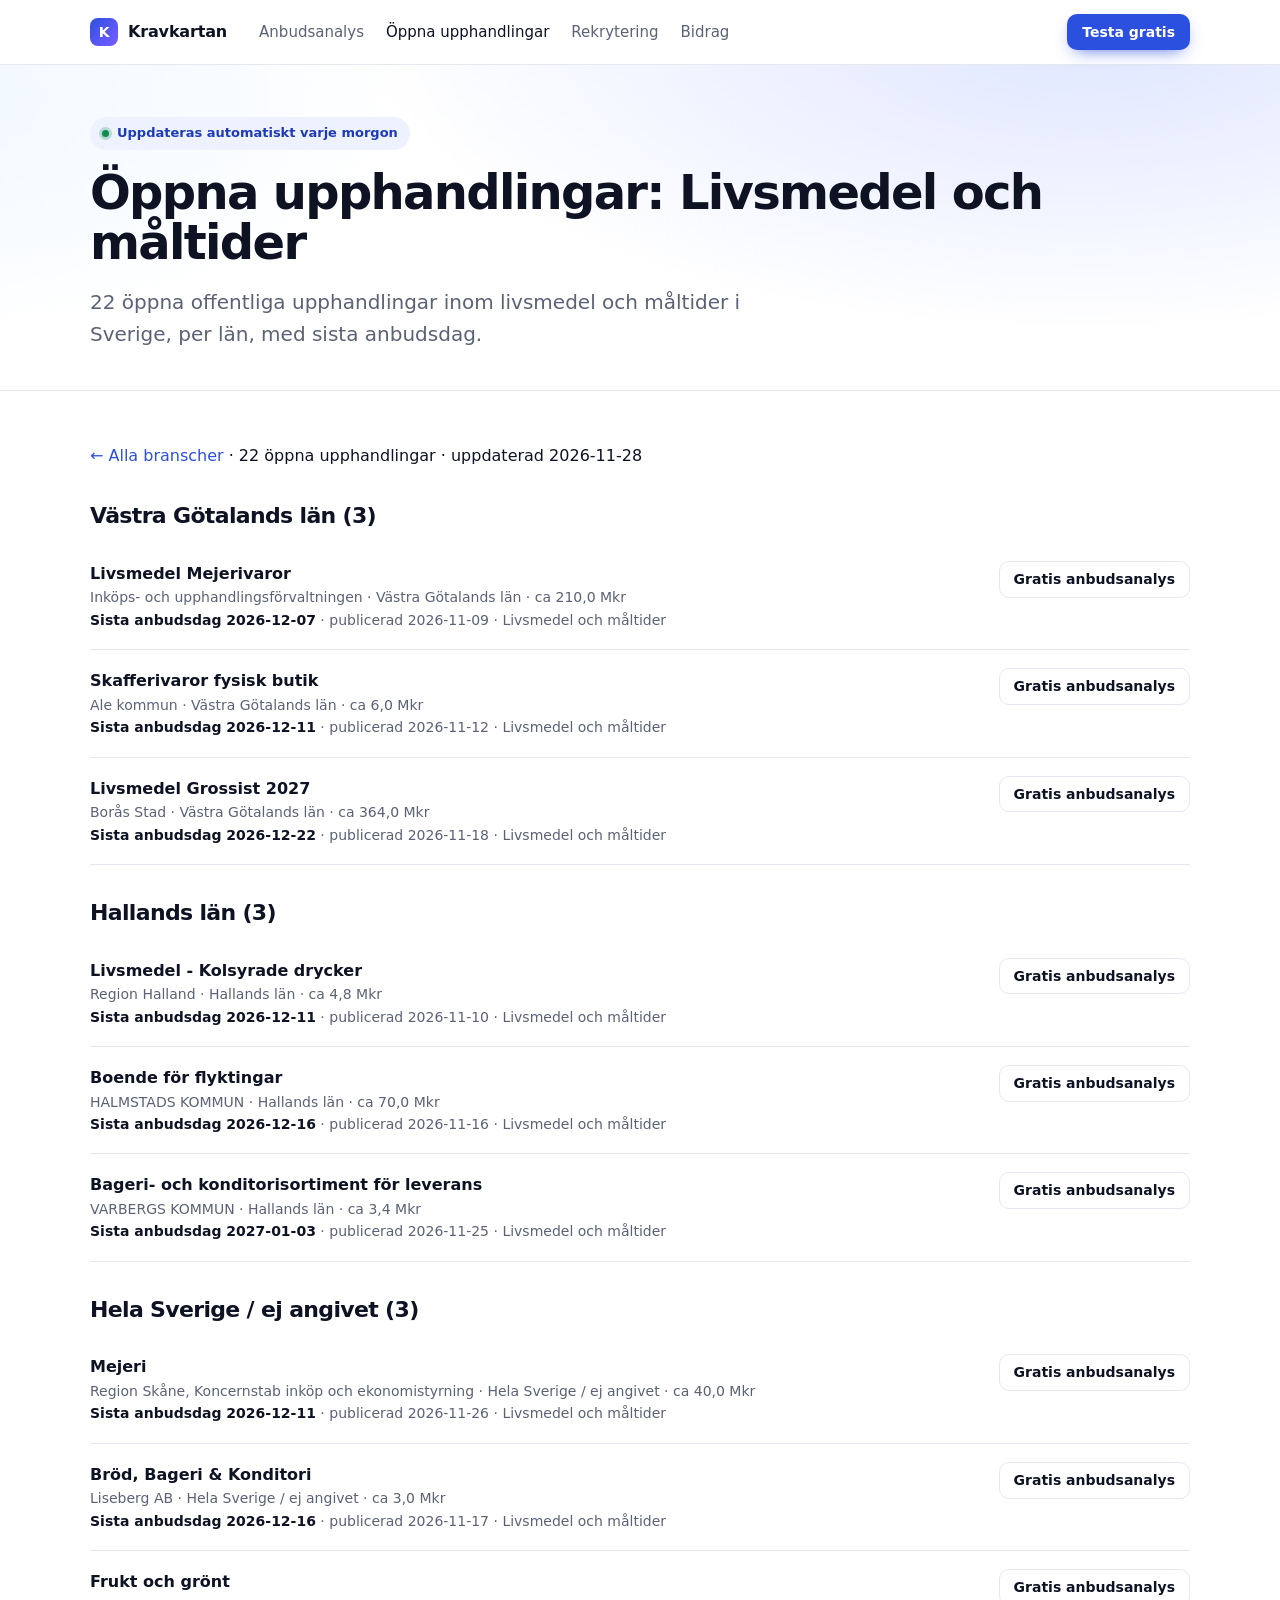
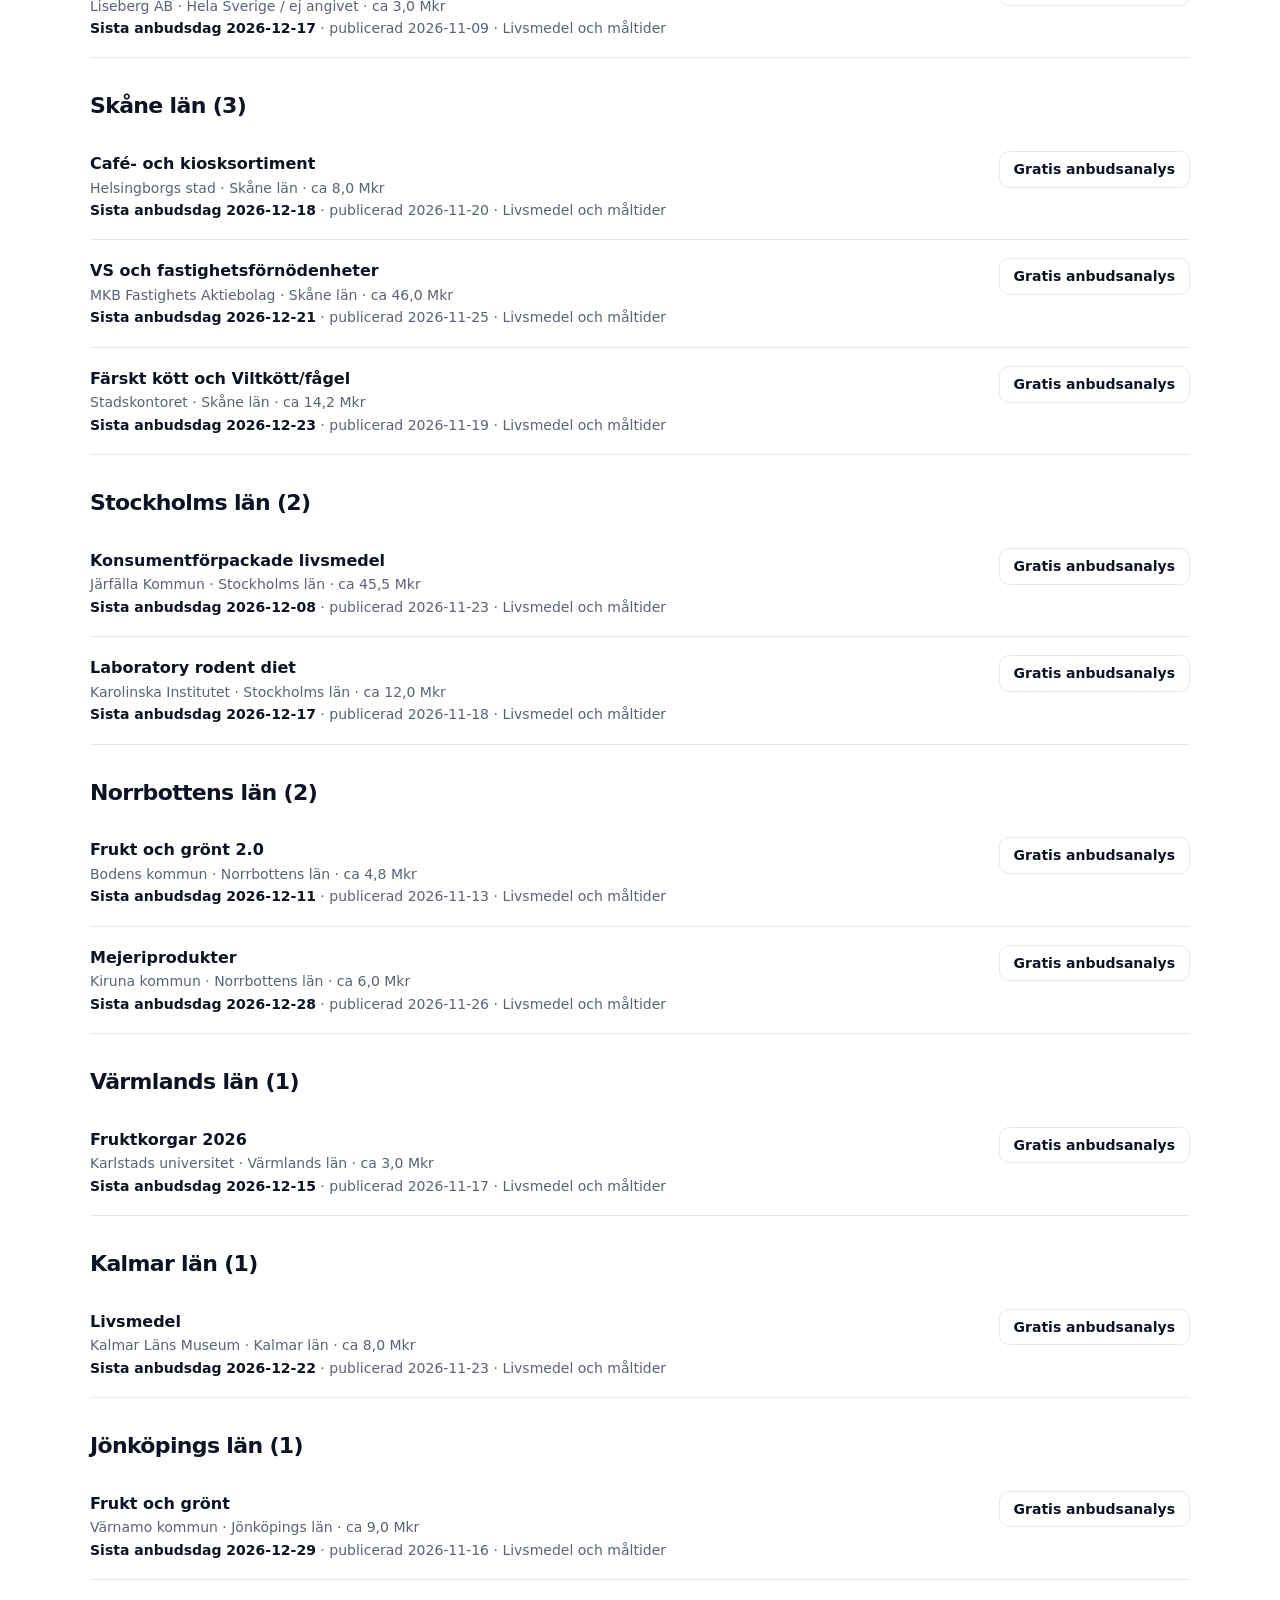
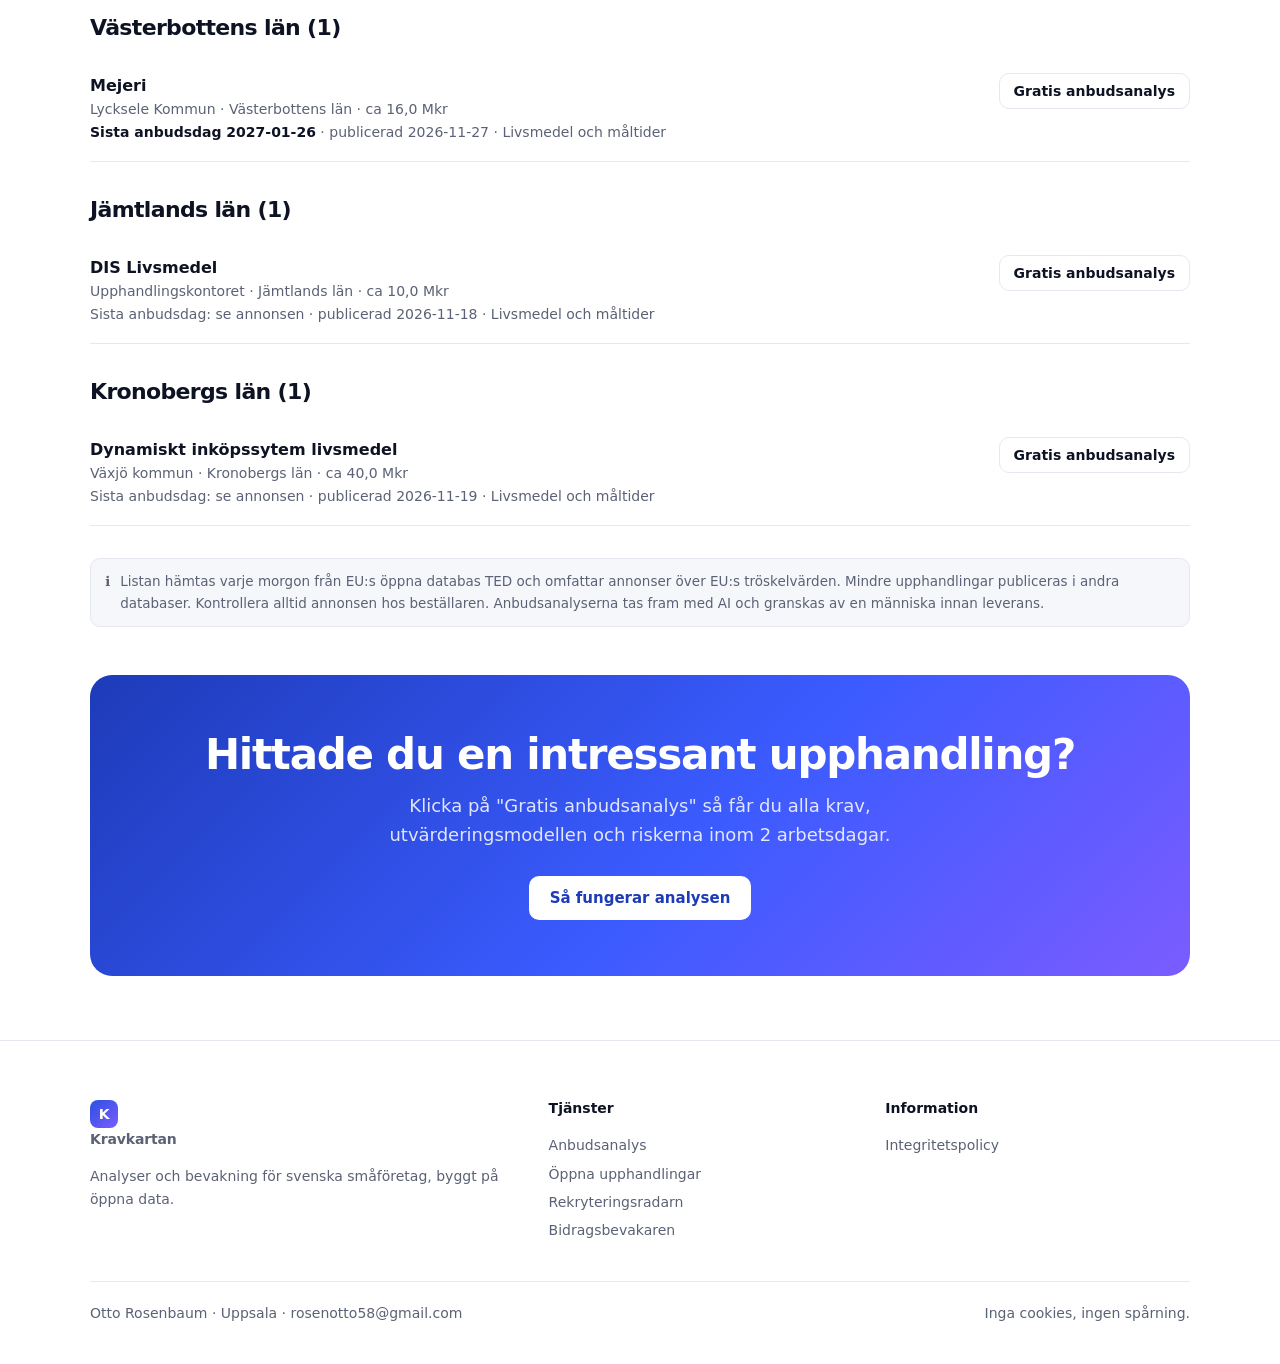
<file: bevakning/livsmedel.html>
<!doctype html>
<html lang="sv"><head><meta charset="utf-8"><meta name="viewport" content="width=device-width, initial-scale=1">
<title>Öppna upphandlingar: Livsmedel och måltider – Kravkartan</title><meta name="description" content="22 öppna offentliga upphandlingar inom livsmedel och måltider i Sverige, per län, med sista anbudsdag.">
<link rel="stylesheet" href="../style.css?v=3"></head>
<body>
<nav class="nav"><div class="wrap">
  <a class="logo" href="../"><span class="logo-mark">K</span>Kravkartan</a>
  <div class="nav-links"><a href="../upphandling/">Anbudsanalys</a><a href="../bevakning/" aria-current="page">Öppna upphandlingar</a>
    <a href="../rekrytering/">Rekrytering</a><a href="../bidrag/">Bidrag</a></div>
  <a class="btn btn-primary btn-sm nav-cta" href="../upphandling/">Testa gratis</a>
</div></nav>
<header class="hero" style="padding:52px 0 40px"><div class="wrap" style="display:block">
  <span class="pill"><span class="dot"></span>Uppdateras automatiskt varje morgon</span>
  <h1 style="font-size:clamp(32px,4.4vw,48px)">Öppna upphandlingar: Livsmedel och måltider</h1><p class="lead" style="margin:0">22 öppna offentliga upphandlingar inom livsmedel och måltider i Sverige, per län, med sista anbudsdag.</p>
</div></header>
<main><div class="wrap" style="padding-top:36px;padding-bottom:64px"><p><a href="index.html">← Alla branscher</a> · 22 öppna upphandlingar · uppdaterad 2026-11-28</p><h2 style="font-size:22px;margin-top:36px">Västra Götalands län (3)</h2><div class="list-item"><div><a class="t" href="https://ted.europa.eu/sv/notice/-/detail/776614-2026" rel="noopener">Livsmedel Mejerivaror</a><div class="m">Inköps- och upphandlingsförvaltningen · Västra Götalands län · ca 210,0 Mkr</div><div class="m"><span class="deadline">Sista anbudsdag 2026-12-07</span> · publicerad 2026-11-09 · Livsmedel och måltider</div></div><a class="btn btn-secondary btn-sm" href="mailto:rosenotto58@gmail.com?subject=Gratis%20anbudsanalys%3A%20Livsmedel%20Mejerivaror%20%28776614-2026%29&body=Hej%21%0A%0AVi%20funderar%20p%C3%A5%20att%20l%C3%A4mna%20anbud%20i%3A%0ALivsmedel%20Mejerivaror%0AInk%C3%B6ps-%20och%20upphandlingsf%C3%B6rvaltningen%0ATED%3A%20https%3A//ted.europa.eu/sv/notice/-/detail/776614-2026%0A%0AVi%20vill%20g%C3%A4rna%20ha%20en%20gratis%20pilotanalys%20%28kravmatris%2C%20skall-krav%2C%20utv%C3%A4rderingsmodell%2C%20risker%29.%0AF%C3%B6retag%3A%0AKontaktperson%3A%0A%0A%28k%C3%A4lla%3A%20bevakning%29">Gratis anbudsanalys</a></div><div class="list-item"><div><a class="t" href="https://ted.europa.eu/sv/notice/-/detail/786300-2026" rel="noopener">Skafferivaror fysisk butik</a><div class="m">Ale kommun · Västra Götalands län · ca 6,0 Mkr</div><div class="m"><span class="deadline">Sista anbudsdag 2026-12-11</span> · publicerad 2026-11-12 · Livsmedel och måltider</div></div><a class="btn btn-secondary btn-sm" href="mailto:rosenotto58@gmail.com?subject=Gratis%20anbudsanalys%3A%20Skafferivaror%20fysisk%20butik%20%28786300-2026%29&body=Hej%21%0A%0AVi%20funderar%20p%C3%A5%20att%20l%C3%A4mna%20anbud%20i%3A%0ASkafferivaror%20fysisk%20butik%0AAle%20kommun%0ATED%3A%20https%3A//ted.europa.eu/sv/notice/-/detail/786300-2026%0A%0AVi%20vill%20g%C3%A4rna%20ha%20en%20gratis%20pilotanalys%20%28kravmatris%2C%20skall-krav%2C%20utv%C3%A4rderingsmodell%2C%20risker%29.%0AF%C3%B6retag%3A%0AKontaktperson%3A%0A%0A%28k%C3%A4lla%3A%20bevakning%29">Gratis anbudsanalys</a></div><div class="list-item"><div><a class="t" href="https://ted.europa.eu/sv/notice/-/detail/801848-2026" rel="noopener">Livsmedel Grossist 2027</a><div class="m">Borås Stad · Västra Götalands län · ca 364,0 Mkr</div><div class="m"><span class="deadline">Sista anbudsdag 2026-12-22</span> · publicerad 2026-11-18 · Livsmedel och måltider</div></div><a class="btn btn-secondary btn-sm" href="mailto:rosenotto58@gmail.com?subject=Gratis%20anbudsanalys%3A%20Livsmedel%20Grossist%202027%20%28801848-2026%29&body=Hej%21%0A%0AVi%20funderar%20p%C3%A5%20att%20l%C3%A4mna%20anbud%20i%3A%0ALivsmedel%20Grossist%202027%0ABor%C3%A5s%20Stad%0ATED%3A%20https%3A//ted.europa.eu/sv/notice/-/detail/801848-2026%0A%0AVi%20vill%20g%C3%A4rna%20ha%20en%20gratis%20pilotanalys%20%28kravmatris%2C%20skall-krav%2C%20utv%C3%A4rderingsmodell%2C%20risker%29.%0AF%C3%B6retag%3A%0AKontaktperson%3A%0A%0A%28k%C3%A4lla%3A%20bevakning%29">Gratis anbudsanalys</a></div><h2 style="font-size:22px;margin-top:36px">Hallands län (3)</h2><div class="list-item"><div><a class="t" href="https://ted.europa.eu/sv/notice/-/detail/780530-2026" rel="noopener">Livsmedel - Kolsyrade drycker</a><div class="m">Region Halland · Hallands län · ca 4,8 Mkr</div><div class="m"><span class="deadline">Sista anbudsdag 2026-12-11</span> · publicerad 2026-11-10 · Livsmedel och måltider</div></div><a class="btn btn-secondary btn-sm" href="mailto:rosenotto58@gmail.com?subject=Gratis%20anbudsanalys%3A%20Livsmedel%20-%20Kolsyrade%20drycker%20%28780530-2026%29&body=Hej%21%0A%0AVi%20funderar%20p%C3%A5%20att%20l%C3%A4mna%20anbud%20i%3A%0ALivsmedel%20-%20Kolsyrade%20drycker%0ARegion%20Halland%0ATED%3A%20https%3A//ted.europa.eu/sv/notice/-/detail/780530-2026%0A%0AVi%20vill%20g%C3%A4rna%20ha%20en%20gratis%20pilotanalys%20%28kravmatris%2C%20skall-krav%2C%20utv%C3%A4rderingsmodell%2C%20risker%29.%0AF%C3%B6retag%3A%0AKontaktperson%3A%0A%0A%28k%C3%A4lla%3A%20bevakning%29">Gratis anbudsanalys</a></div><div class="list-item"><div><a class="t" href="https://ted.europa.eu/sv/notice/-/detail/794493-2026" rel="noopener">Boende för flyktingar</a><div class="m">HALMSTADS KOMMUN · Hallands län · ca 70,0 Mkr</div><div class="m"><span class="deadline">Sista anbudsdag 2026-12-16</span> · publicerad 2026-11-16 · Livsmedel och måltider</div></div><a class="btn btn-secondary btn-sm" href="mailto:rosenotto58@gmail.com?subject=Gratis%20anbudsanalys%3A%20Boende%20f%C3%B6r%20flyktingar%20%28794493-2026%29&body=Hej%21%0A%0AVi%20funderar%20p%C3%A5%20att%20l%C3%A4mna%20anbud%20i%3A%0ABoende%20f%C3%B6r%20flyktingar%0AHALMSTADS%20KOMMUN%0ATED%3A%20https%3A//ted.europa.eu/sv/notice/-/detail/794493-2026%0A%0AVi%20vill%20g%C3%A4rna%20ha%20en%20gratis%20pilotanalys%20%28kravmatris%2C%20skall-krav%2C%20utv%C3%A4rderingsmodell%2C%20risker%29.%0AF%C3%B6retag%3A%0AKontaktperson%3A%0A%0A%28k%C3%A4lla%3A%20bevakning%29">Gratis anbudsanalys</a></div><div class="list-item"><div><a class="t" href="https://ted.europa.eu/sv/notice/-/detail/819430-2026" rel="noopener">Bageri- och konditorisortiment för leverans</a><div class="m">VARBERGS KOMMUN · Hallands län · ca 3,4 Mkr</div><div class="m"><span class="deadline">Sista anbudsdag 2027-01-03</span> · publicerad 2026-11-25 · Livsmedel och måltider</div></div><a class="btn btn-secondary btn-sm" href="mailto:rosenotto58@gmail.com?subject=Gratis%20anbudsanalys%3A%20Bageri-%20och%20konditorisortiment%20f%C3%B6r%20leverans%20%28819430-2026%29&body=Hej%21%0A%0AVi%20funderar%20p%C3%A5%20att%20l%C3%A4mna%20anbud%20i%3A%0ABageri-%20och%20konditorisortiment%20f%C3%B6r%20leverans%0AVARBERGS%20KOMMUN%0ATED%3A%20https%3A//ted.europa.eu/sv/notice/-/detail/819430-2026%0A%0AVi%20vill%20g%C3%A4rna%20ha%20en%20gratis%20pilotanalys%20%28kravmatris%2C%20skall-krav%2C%20utv%C3%A4rderingsmodell%2C%20risker%29.%0AF%C3%B6retag%3A%0AKontaktperson%3A%0A%0A%28k%C3%A4lla%3A%20bevakning%29">Gratis anbudsanalys</a></div><h2 style="font-size:22px;margin-top:36px">Hela Sverige / ej angivet (3)</h2><div class="list-item"><div><a class="t" href="https://ted.europa.eu/sv/notice/-/detail/820872-2026" rel="noopener">Mejeri</a><div class="m">Region Skåne, Koncernstab inköp och ekonomistyrning · Hela Sverige / ej angivet · ca 40,0 Mkr</div><div class="m"><span class="deadline">Sista anbudsdag 2026-12-11</span> · publicerad 2026-11-26 · Livsmedel och måltider</div></div><a class="btn btn-secondary btn-sm" href="mailto:rosenotto58@gmail.com?subject=Gratis%20anbudsanalys%3A%20Mejeri%20%28820872-2026%29&body=Hej%21%0A%0AVi%20funderar%20p%C3%A5%20att%20l%C3%A4mna%20anbud%20i%3A%0AMejeri%0ARegion%20Sk%C3%A5ne%2C%20Koncernstab%20ink%C3%B6p%20och%20ekonomistyrning%0ATED%3A%20https%3A//ted.europa.eu/sv/notice/-/detail/820872-2026%0A%0AVi%20vill%20g%C3%A4rna%20ha%20en%20gratis%20pilotanalys%20%28kravmatris%2C%20skall-krav%2C%20utv%C3%A4rderingsmodell%2C%20risker%29.%0AF%C3%B6retag%3A%0AKontaktperson%3A%0A%0A%28k%C3%A4lla%3A%20bevakning%29">Gratis anbudsanalys</a></div><div class="list-item"><div><a class="t" href="https://ted.europa.eu/sv/notice/-/detail/797808-2026" rel="noopener">Bröd, Bageri &amp; Konditori</a><div class="m">Liseberg AB · Hela Sverige / ej angivet · ca 3,0 Mkr</div><div class="m"><span class="deadline">Sista anbudsdag 2026-12-16</span> · publicerad 2026-11-17 · Livsmedel och måltider</div></div><a class="btn btn-secondary btn-sm" href="mailto:rosenotto58@gmail.com?subject=Gratis%20anbudsanalys%3A%20Br%C3%B6d%2C%20Bageri%20%26%20Konditori%20%28797808-2026%29&body=Hej%21%0A%0AVi%20funderar%20p%C3%A5%20att%20l%C3%A4mna%20anbud%20i%3A%0ABr%C3%B6d%2C%20Bageri%20%26%20Konditori%0ALiseberg%20AB%0ATED%3A%20https%3A//ted.europa.eu/sv/notice/-/detail/797808-2026%0A%0AVi%20vill%20g%C3%A4rna%20ha%20en%20gratis%20pilotanalys%20%28kravmatris%2C%20skall-krav%2C%20utv%C3%A4rderingsmodell%2C%20risker%29.%0AF%C3%B6retag%3A%0AKontaktperson%3A%0A%0A%28k%C3%A4lla%3A%20bevakning%29">Gratis anbudsanalys</a></div><div class="list-item"><div><a class="t" href="https://ted.europa.eu/sv/notice/-/detail/776132-2026" rel="noopener">Frukt och grönt</a><div class="m">Liseberg AB · Hela Sverige / ej angivet · ca 3,0 Mkr</div><div class="m"><span class="deadline">Sista anbudsdag 2026-12-17</span> · publicerad 2026-11-09 · Livsmedel och måltider</div></div><a class="btn btn-secondary btn-sm" href="mailto:rosenotto58@gmail.com?subject=Gratis%20anbudsanalys%3A%20Frukt%20och%20gr%C3%B6nt%20%28776132-2026%29&body=Hej%21%0A%0AVi%20funderar%20p%C3%A5%20att%20l%C3%A4mna%20anbud%20i%3A%0AFrukt%20och%20gr%C3%B6nt%0ALiseberg%20AB%0ATED%3A%20https%3A//ted.europa.eu/sv/notice/-/detail/776132-2026%0A%0AVi%20vill%20g%C3%A4rna%20ha%20en%20gratis%20pilotanalys%20%28kravmatris%2C%20skall-krav%2C%20utv%C3%A4rderingsmodell%2C%20risker%29.%0AF%C3%B6retag%3A%0AKontaktperson%3A%0A%0A%28k%C3%A4lla%3A%20bevakning%29">Gratis anbudsanalys</a></div><h2 style="font-size:22px;margin-top:36px">Skåne län (3)</h2><div class="list-item"><div><a class="t" href="https://ted.europa.eu/sv/notice/-/detail/807478-2026" rel="noopener">Café- och kiosksortiment</a><div class="m">Helsingborgs stad · Skåne län · ca 8,0 Mkr</div><div class="m"><span class="deadline">Sista anbudsdag 2026-12-18</span> · publicerad 2026-11-20 · Livsmedel och måltider</div></div><a class="btn btn-secondary btn-sm" href="mailto:rosenotto58@gmail.com?subject=Gratis%20anbudsanalys%3A%20Caf%C3%A9-%20och%20kiosksortiment%20%28807478-2026%29&body=Hej%21%0A%0AVi%20funderar%20p%C3%A5%20att%20l%C3%A4mna%20anbud%20i%3A%0ACaf%C3%A9-%20och%20kiosksortiment%0AHelsingborgs%20stad%0ATED%3A%20https%3A//ted.europa.eu/sv/notice/-/detail/807478-2026%0A%0AVi%20vill%20g%C3%A4rna%20ha%20en%20gratis%20pilotanalys%20%28kravmatris%2C%20skall-krav%2C%20utv%C3%A4rderingsmodell%2C%20risker%29.%0AF%C3%B6retag%3A%0AKontaktperson%3A%0A%0A%28k%C3%A4lla%3A%20bevakning%29">Gratis anbudsanalys</a></div><div class="list-item"><div><a class="t" href="https://ted.europa.eu/sv/notice/-/detail/820265-2026" rel="noopener">VS och fastighetsförnödenheter</a><div class="m">MKB Fastighets Aktiebolag · Skåne län · ca 46,0 Mkr</div><div class="m"><span class="deadline">Sista anbudsdag 2026-12-21</span> · publicerad 2026-11-25 · Livsmedel och måltider</div></div><a class="btn btn-secondary btn-sm" href="mailto:rosenotto58@gmail.com?subject=Gratis%20anbudsanalys%3A%20VS%20och%20fastighetsf%C3%B6rn%C3%B6denheter%20%28820265-2026%29&body=Hej%21%0A%0AVi%20funderar%20p%C3%A5%20att%20l%C3%A4mna%20anbud%20i%3A%0AVS%20och%20fastighetsf%C3%B6rn%C3%B6denheter%0AMKB%20Fastighets%20Aktiebolag%0ATED%3A%20https%3A//ted.europa.eu/sv/notice/-/detail/820265-2026%0A%0AVi%20vill%20g%C3%A4rna%20ha%20en%20gratis%20pilotanalys%20%28kravmatris%2C%20skall-krav%2C%20utv%C3%A4rderingsmodell%2C%20risker%29.%0AF%C3%B6retag%3A%0AKontaktperson%3A%0A%0A%28k%C3%A4lla%3A%20bevakning%29">Gratis anbudsanalys</a></div><div class="list-item"><div><a class="t" href="https://ted.europa.eu/sv/notice/-/detail/806431-2026" rel="noopener">Färskt kött och Viltkött/fågel</a><div class="m">Stadskontoret · Skåne län · ca 14,2 Mkr</div><div class="m"><span class="deadline">Sista anbudsdag 2026-12-23</span> · publicerad 2026-11-19 · Livsmedel och måltider</div></div><a class="btn btn-secondary btn-sm" href="mailto:rosenotto58@gmail.com?subject=Gratis%20anbudsanalys%3A%20F%C3%A4rskt%20k%C3%B6tt%20och%20Viltk%C3%B6tt/f%C3%A5gel%20%28806431-2026%29&body=Hej%21%0A%0AVi%20funderar%20p%C3%A5%20att%20l%C3%A4mna%20anbud%20i%3A%0AF%C3%A4rskt%20k%C3%B6tt%20och%20Viltk%C3%B6tt/f%C3%A5gel%0AStadskontoret%0ATED%3A%20https%3A//ted.europa.eu/sv/notice/-/detail/806431-2026%0A%0AVi%20vill%20g%C3%A4rna%20ha%20en%20gratis%20pilotanalys%20%28kravmatris%2C%20skall-krav%2C%20utv%C3%A4rderingsmodell%2C%20risker%29.%0AF%C3%B6retag%3A%0AKontaktperson%3A%0A%0A%28k%C3%A4lla%3A%20bevakning%29">Gratis anbudsanalys</a></div><h2 style="font-size:22px;margin-top:36px">Stockholms län (2)</h2><div class="list-item"><div><a class="t" href="https://ted.europa.eu/sv/notice/-/detail/812167-2026" rel="noopener">Konsumentförpackade livsmedel</a><div class="m">Järfälla Kommun · Stockholms län · ca 45,5 Mkr</div><div class="m"><span class="deadline">Sista anbudsdag 2026-12-08</span> · publicerad 2026-11-23 · Livsmedel och måltider</div></div><a class="btn btn-secondary btn-sm" href="mailto:rosenotto58@gmail.com?subject=Gratis%20anbudsanalys%3A%20Konsumentf%C3%B6rpackade%20livsmedel%20%28812167-2026%29&body=Hej%21%0A%0AVi%20funderar%20p%C3%A5%20att%20l%C3%A4mna%20anbud%20i%3A%0AKonsumentf%C3%B6rpackade%20livsmedel%0AJ%C3%A4rf%C3%A4lla%20Kommun%0ATED%3A%20https%3A//ted.europa.eu/sv/notice/-/detail/812167-2026%0A%0AVi%20vill%20g%C3%A4rna%20ha%20en%20gratis%20pilotanalys%20%28kravmatris%2C%20skall-krav%2C%20utv%C3%A4rderingsmodell%2C%20risker%29.%0AF%C3%B6retag%3A%0AKontaktperson%3A%0A%0A%28k%C3%A4lla%3A%20bevakning%29">Gratis anbudsanalys</a></div><div class="list-item"><div><a class="t" href="https://ted.europa.eu/sv/notice/-/detail/803249-2026" rel="noopener">Laboratory rodent diet</a><div class="m">Karolinska Institutet · Stockholms län · ca 12,0 Mkr</div><div class="m"><span class="deadline">Sista anbudsdag 2026-12-17</span> · publicerad 2026-11-18 · Livsmedel och måltider</div></div><a class="btn btn-secondary btn-sm" href="mailto:rosenotto58@gmail.com?subject=Gratis%20anbudsanalys%3A%20Laboratory%20rodent%20diet%20%28803249-2026%29&body=Hej%21%0A%0AVi%20funderar%20p%C3%A5%20att%20l%C3%A4mna%20anbud%20i%3A%0ALaboratory%20rodent%20diet%0AKarolinska%20Institutet%0ATED%3A%20https%3A//ted.europa.eu/sv/notice/-/detail/803249-2026%0A%0AVi%20vill%20g%C3%A4rna%20ha%20en%20gratis%20pilotanalys%20%28kravmatris%2C%20skall-krav%2C%20utv%C3%A4rderingsmodell%2C%20risker%29.%0AF%C3%B6retag%3A%0AKontaktperson%3A%0A%0A%28k%C3%A4lla%3A%20bevakning%29">Gratis anbudsanalys</a></div><h2 style="font-size:22px;margin-top:36px">Norrbottens län (2)</h2><div class="list-item"><div><a class="t" href="https://ted.europa.eu/sv/notice/-/detail/792261-2026" rel="noopener">Frukt och grönt 2.0</a><div class="m">Bodens kommun · Norrbottens län · ca 4,8 Mkr</div><div class="m"><span class="deadline">Sista anbudsdag 2026-12-11</span> · publicerad 2026-11-13 · Livsmedel och måltider</div></div><a class="btn btn-secondary btn-sm" href="mailto:rosenotto58@gmail.com?subject=Gratis%20anbudsanalys%3A%20Frukt%20och%20gr%C3%B6nt%202.0%20%28792261-2026%29&body=Hej%21%0A%0AVi%20funderar%20p%C3%A5%20att%20l%C3%A4mna%20anbud%20i%3A%0AFrukt%20och%20gr%C3%B6nt%202.0%0ABodens%20kommun%0ATED%3A%20https%3A//ted.europa.eu/sv/notice/-/detail/792261-2026%0A%0AVi%20vill%20g%C3%A4rna%20ha%20en%20gratis%20pilotanalys%20%28kravmatris%2C%20skall-krav%2C%20utv%C3%A4rderingsmodell%2C%20risker%29.%0AF%C3%B6retag%3A%0AKontaktperson%3A%0A%0A%28k%C3%A4lla%3A%20bevakning%29">Gratis anbudsanalys</a></div><div class="list-item"><div><a class="t" href="https://ted.europa.eu/sv/notice/-/detail/823689-2026" rel="noopener">Mejeriprodukter</a><div class="m">Kiruna kommun · Norrbottens län · ca 6,0 Mkr</div><div class="m"><span class="deadline">Sista anbudsdag 2026-12-28</span> · publicerad 2026-11-26 · Livsmedel och måltider</div></div><a class="btn btn-secondary btn-sm" href="mailto:rosenotto58@gmail.com?subject=Gratis%20anbudsanalys%3A%20Mejeriprodukter%20%28823689-2026%29&body=Hej%21%0A%0AVi%20funderar%20p%C3%A5%20att%20l%C3%A4mna%20anbud%20i%3A%0AMejeriprodukter%0AKiruna%20kommun%0ATED%3A%20https%3A//ted.europa.eu/sv/notice/-/detail/823689-2026%0A%0AVi%20vill%20g%C3%A4rna%20ha%20en%20gratis%20pilotanalys%20%28kravmatris%2C%20skall-krav%2C%20utv%C3%A4rderingsmodell%2C%20risker%29.%0AF%C3%B6retag%3A%0AKontaktperson%3A%0A%0A%28k%C3%A4lla%3A%20bevakning%29">Gratis anbudsanalys</a></div><h2 style="font-size:22px;margin-top:36px">Värmlands län (1)</h2><div class="list-item"><div><a class="t" href="https://ted.europa.eu/sv/notice/-/detail/798823-2026" rel="noopener">Fruktkorgar 2026</a><div class="m">Karlstads universitet · Värmlands län · ca 3,0 Mkr</div><div class="m"><span class="deadline">Sista anbudsdag 2026-12-15</span> · publicerad 2026-11-17 · Livsmedel och måltider</div></div><a class="btn btn-secondary btn-sm" href="mailto:rosenotto58@gmail.com?subject=Gratis%20anbudsanalys%3A%20Fruktkorgar%202026%20%28798823-2026%29&body=Hej%21%0A%0AVi%20funderar%20p%C3%A5%20att%20l%C3%A4mna%20anbud%20i%3A%0AFruktkorgar%202026%0AKarlstads%20universitet%0ATED%3A%20https%3A//ted.europa.eu/sv/notice/-/detail/798823-2026%0A%0AVi%20vill%20g%C3%A4rna%20ha%20en%20gratis%20pilotanalys%20%28kravmatris%2C%20skall-krav%2C%20utv%C3%A4rderingsmodell%2C%20risker%29.%0AF%C3%B6retag%3A%0AKontaktperson%3A%0A%0A%28k%C3%A4lla%3A%20bevakning%29">Gratis anbudsanalys</a></div><h2 style="font-size:22px;margin-top:36px">Kalmar län (1)</h2><div class="list-item"><div><a class="t" href="https://ted.europa.eu/sv/notice/-/detail/813962-2026" rel="noopener">Livsmedel</a><div class="m">Kalmar Läns Museum · Kalmar län · ca 8,0 Mkr</div><div class="m"><span class="deadline">Sista anbudsdag 2026-12-22</span> · publicerad 2026-11-23 · Livsmedel och måltider</div></div><a class="btn btn-secondary btn-sm" href="mailto:rosenotto58@gmail.com?subject=Gratis%20anbudsanalys%3A%20Livsmedel%20%28813962-2026%29&body=Hej%21%0A%0AVi%20funderar%20p%C3%A5%20att%20l%C3%A4mna%20anbud%20i%3A%0ALivsmedel%0AKalmar%20L%C3%A4ns%20Museum%0ATED%3A%20https%3A//ted.europa.eu/sv/notice/-/detail/813962-2026%0A%0AVi%20vill%20g%C3%A4rna%20ha%20en%20gratis%20pilotanalys%20%28kravmatris%2C%20skall-krav%2C%20utv%C3%A4rderingsmodell%2C%20risker%29.%0AF%C3%B6retag%3A%0AKontaktperson%3A%0A%0A%28k%C3%A4lla%3A%20bevakning%29">Gratis anbudsanalys</a></div><h2 style="font-size:22px;margin-top:36px">Jönköpings län (1)</h2><div class="list-item"><div><a class="t" href="https://ted.europa.eu/sv/notice/-/detail/794491-2026" rel="noopener">Frukt och grönt</a><div class="m">Värnamo kommun · Jönköpings län · ca 9,0 Mkr</div><div class="m"><span class="deadline">Sista anbudsdag 2026-12-29</span> · publicerad 2026-11-16 · Livsmedel och måltider</div></div><a class="btn btn-secondary btn-sm" href="mailto:rosenotto58@gmail.com?subject=Gratis%20anbudsanalys%3A%20Frukt%20och%20gr%C3%B6nt%20%28794491-2026%29&body=Hej%21%0A%0AVi%20funderar%20p%C3%A5%20att%20l%C3%A4mna%20anbud%20i%3A%0AFrukt%20och%20gr%C3%B6nt%0AV%C3%A4rnamo%20kommun%0ATED%3A%20https%3A//ted.europa.eu/sv/notice/-/detail/794491-2026%0A%0AVi%20vill%20g%C3%A4rna%20ha%20en%20gratis%20pilotanalys%20%28kravmatris%2C%20skall-krav%2C%20utv%C3%A4rderingsmodell%2C%20risker%29.%0AF%C3%B6retag%3A%0AKontaktperson%3A%0A%0A%28k%C3%A4lla%3A%20bevakning%29">Gratis anbudsanalys</a></div><h2 style="font-size:22px;margin-top:36px">Västerbottens län (1)</h2><div class="list-item"><div><a class="t" href="https://ted.europa.eu/sv/notice/-/detail/826818-2026" rel="noopener">Mejeri</a><div class="m">Lycksele Kommun · Västerbottens län · ca 16,0 Mkr</div><div class="m"><span class="deadline">Sista anbudsdag 2027-01-26</span> · publicerad 2026-11-27 · Livsmedel och måltider</div></div><a class="btn btn-secondary btn-sm" href="mailto:rosenotto58@gmail.com?subject=Gratis%20anbudsanalys%3A%20Mejeri%20%28826818-2026%29&body=Hej%21%0A%0AVi%20funderar%20p%C3%A5%20att%20l%C3%A4mna%20anbud%20i%3A%0AMejeri%0ALycksele%20Kommun%0ATED%3A%20https%3A//ted.europa.eu/sv/notice/-/detail/826818-2026%0A%0AVi%20vill%20g%C3%A4rna%20ha%20en%20gratis%20pilotanalys%20%28kravmatris%2C%20skall-krav%2C%20utv%C3%A4rderingsmodell%2C%20risker%29.%0AF%C3%B6retag%3A%0AKontaktperson%3A%0A%0A%28k%C3%A4lla%3A%20bevakning%29">Gratis anbudsanalys</a></div><h2 style="font-size:22px;margin-top:36px">Jämtlands län (1)</h2><div class="list-item"><div><a class="t" href="https://ted.europa.eu/sv/notice/-/detail/801114-2026" rel="noopener">DIS Livsmedel</a><div class="m">Upphandlingskontoret · Jämtlands län · ca 10,0 Mkr</div><div class="m">Sista anbudsdag: se annonsen · publicerad 2026-11-18 · Livsmedel och måltider</div></div><a class="btn btn-secondary btn-sm" href="mailto:rosenotto58@gmail.com?subject=Gratis%20anbudsanalys%3A%20DIS%20Livsmedel%20%28801114-2026%29&body=Hej%21%0A%0AVi%20funderar%20p%C3%A5%20att%20l%C3%A4mna%20anbud%20i%3A%0ADIS%20Livsmedel%0AUpphandlingskontoret%0ATED%3A%20https%3A//ted.europa.eu/sv/notice/-/detail/801114-2026%0A%0AVi%20vill%20g%C3%A4rna%20ha%20en%20gratis%20pilotanalys%20%28kravmatris%2C%20skall-krav%2C%20utv%C3%A4rderingsmodell%2C%20risker%29.%0AF%C3%B6retag%3A%0AKontaktperson%3A%0A%0A%28k%C3%A4lla%3A%20bevakning%29">Gratis anbudsanalys</a></div><h2 style="font-size:22px;margin-top:36px">Kronobergs län (1)</h2><div class="list-item"><div><a class="t" href="https://ted.europa.eu/sv/notice/-/detail/804485-2026" rel="noopener">Dynamiskt inköpssytem livsmedel</a><div class="m">Växjö kommun · Kronobergs län · ca 40,0 Mkr</div><div class="m">Sista anbudsdag: se annonsen · publicerad 2026-11-19 · Livsmedel och måltider</div></div><a class="btn btn-secondary btn-sm" href="mailto:rosenotto58@gmail.com?subject=Gratis%20anbudsanalys%3A%20Dynamiskt%20ink%C3%B6pssytem%20livsmedel%20%28804485-2026%29&body=Hej%21%0A%0AVi%20funderar%20p%C3%A5%20att%20l%C3%A4mna%20anbud%20i%3A%0ADynamiskt%20ink%C3%B6pssytem%20livsmedel%0AV%C3%A4xj%C3%B6%20kommun%0ATED%3A%20https%3A//ted.europa.eu/sv/notice/-/detail/804485-2026%0A%0AVi%20vill%20g%C3%A4rna%20ha%20en%20gratis%20pilotanalys%20%28kravmatris%2C%20skall-krav%2C%20utv%C3%A4rderingsmodell%2C%20risker%29.%0AF%C3%B6retag%3A%0AKontaktperson%3A%0A%0A%28k%C3%A4lla%3A%20bevakning%29">Gratis anbudsanalys</a></div>
<div class="ai-note" style="margin-top:32px">ℹ️ <span>Listan hämtas varje morgon från EU:s öppna databas TED och omfattar annonser
över EU:s tröskelvärden. Mindre upphandlingar publiceras i andra databaser. Kontrollera alltid annonsen hos beställaren.
Anbudsanalyserna tas fram med AI och granskas av en människa innan leverans.</span></div>
<div class="cta-band" style="margin-top:48px"><h2>Hittade du en intressant upphandling?</h2>
<p>Klicka på "Gratis anbudsanalys" så får du alla krav, utvärderingsmodellen och riskerna inom 2 arbetsdagar.</p>
<div class="cta-row" style="justify-content:center"><a class="btn btn-primary" href="../upphandling/">Så fungerar analysen</a></div></div>
</div></main>
<footer class="footer"><div class="wrap">
  <div class="cols">
    <div><a class="logo" href="../"><span class="logo-mark">K</span>Kravkartan</a>
      <p style="margin:12px 0 0;max-width:30em">Analyser och bevakning för svenska småföretag, byggt på öppna data.</p></div>
    <div><h4>Tjänster</h4><a href="../upphandling/">Anbudsanalys</a><a href="../bevakning/">Öppna upphandlingar</a><a href="../rekrytering/">Rekryteringsradarn</a><a href="../bidrag/">Bidragsbevakaren</a></div>
    <div><h4>Information</h4><a href="../integritet.html">Integritetspolicy</a></div>
  </div>
  <div class="legal"><span data-seller></span><span>Inga cookies, ingen spårning.</span></div>
</div></footer>
<script src="../config.js?v=3"></script><script src="../site.js?v=3"></script></body></html>
</file>
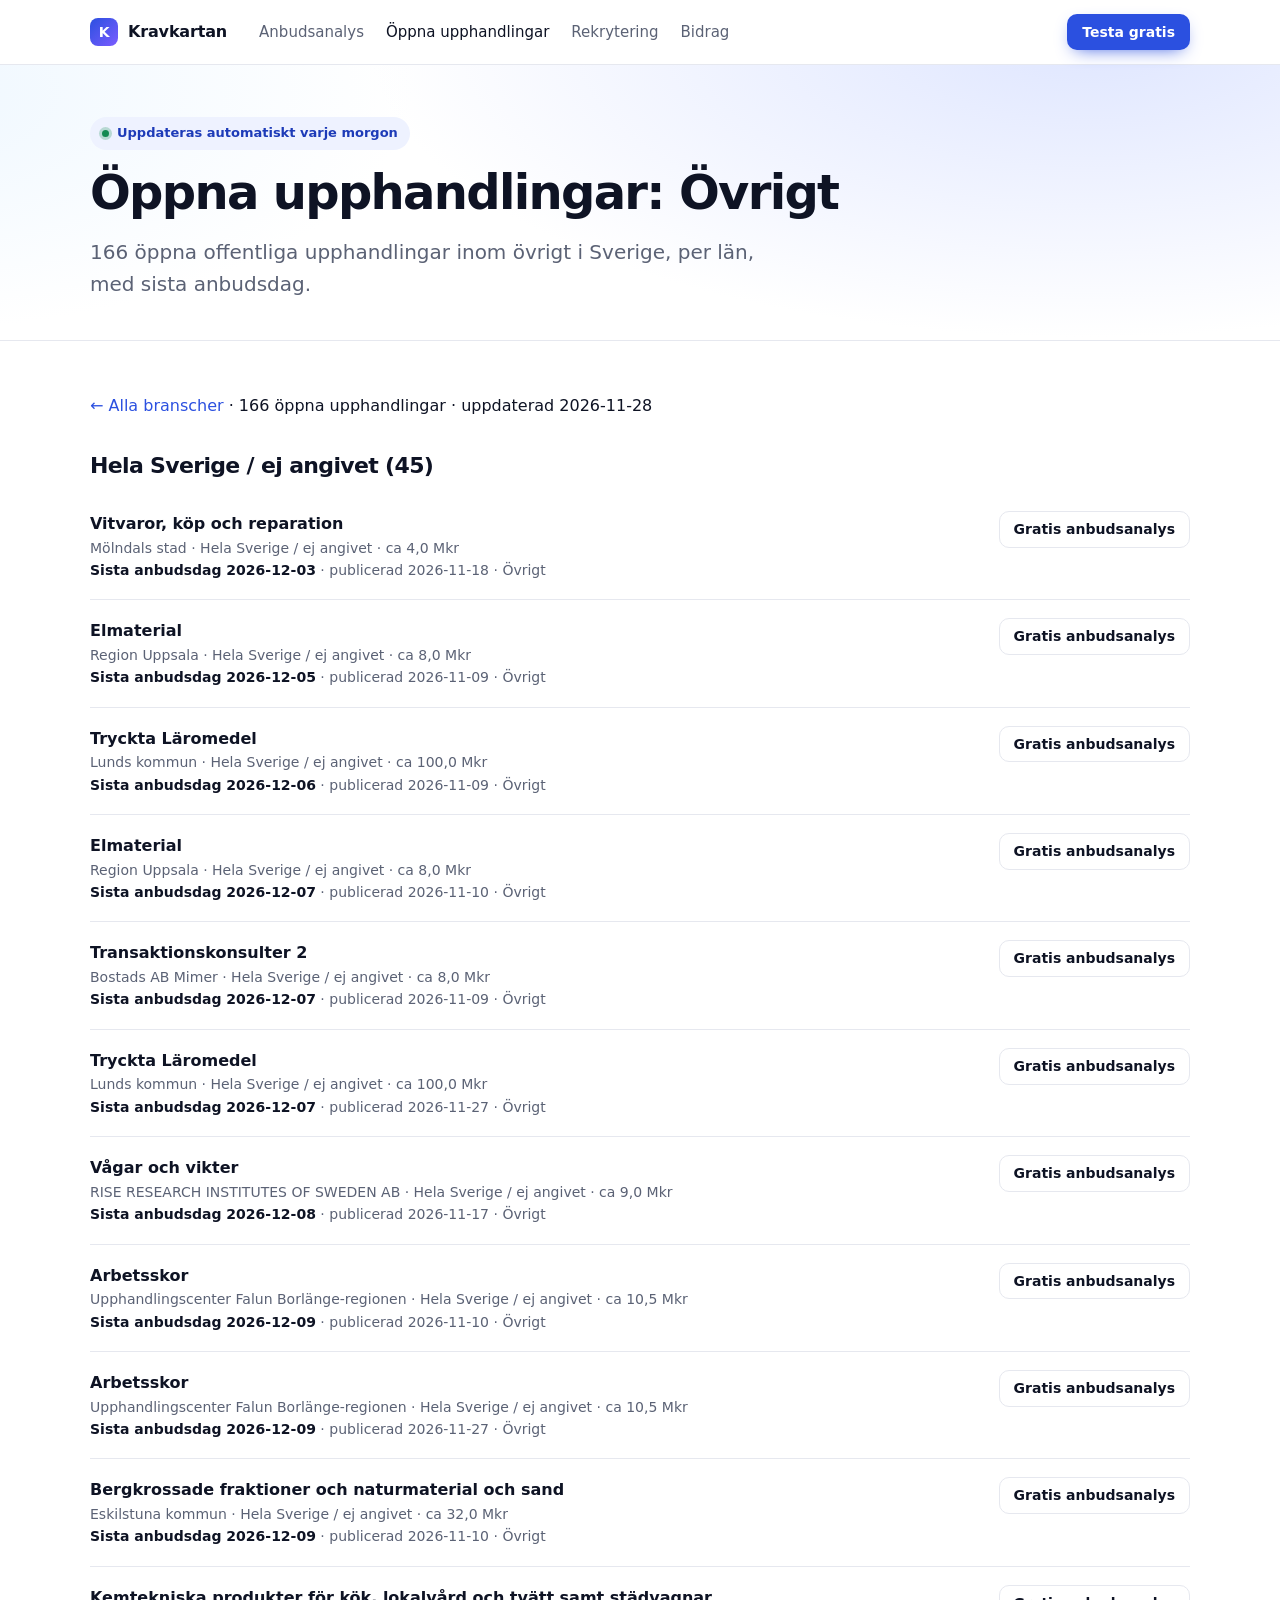
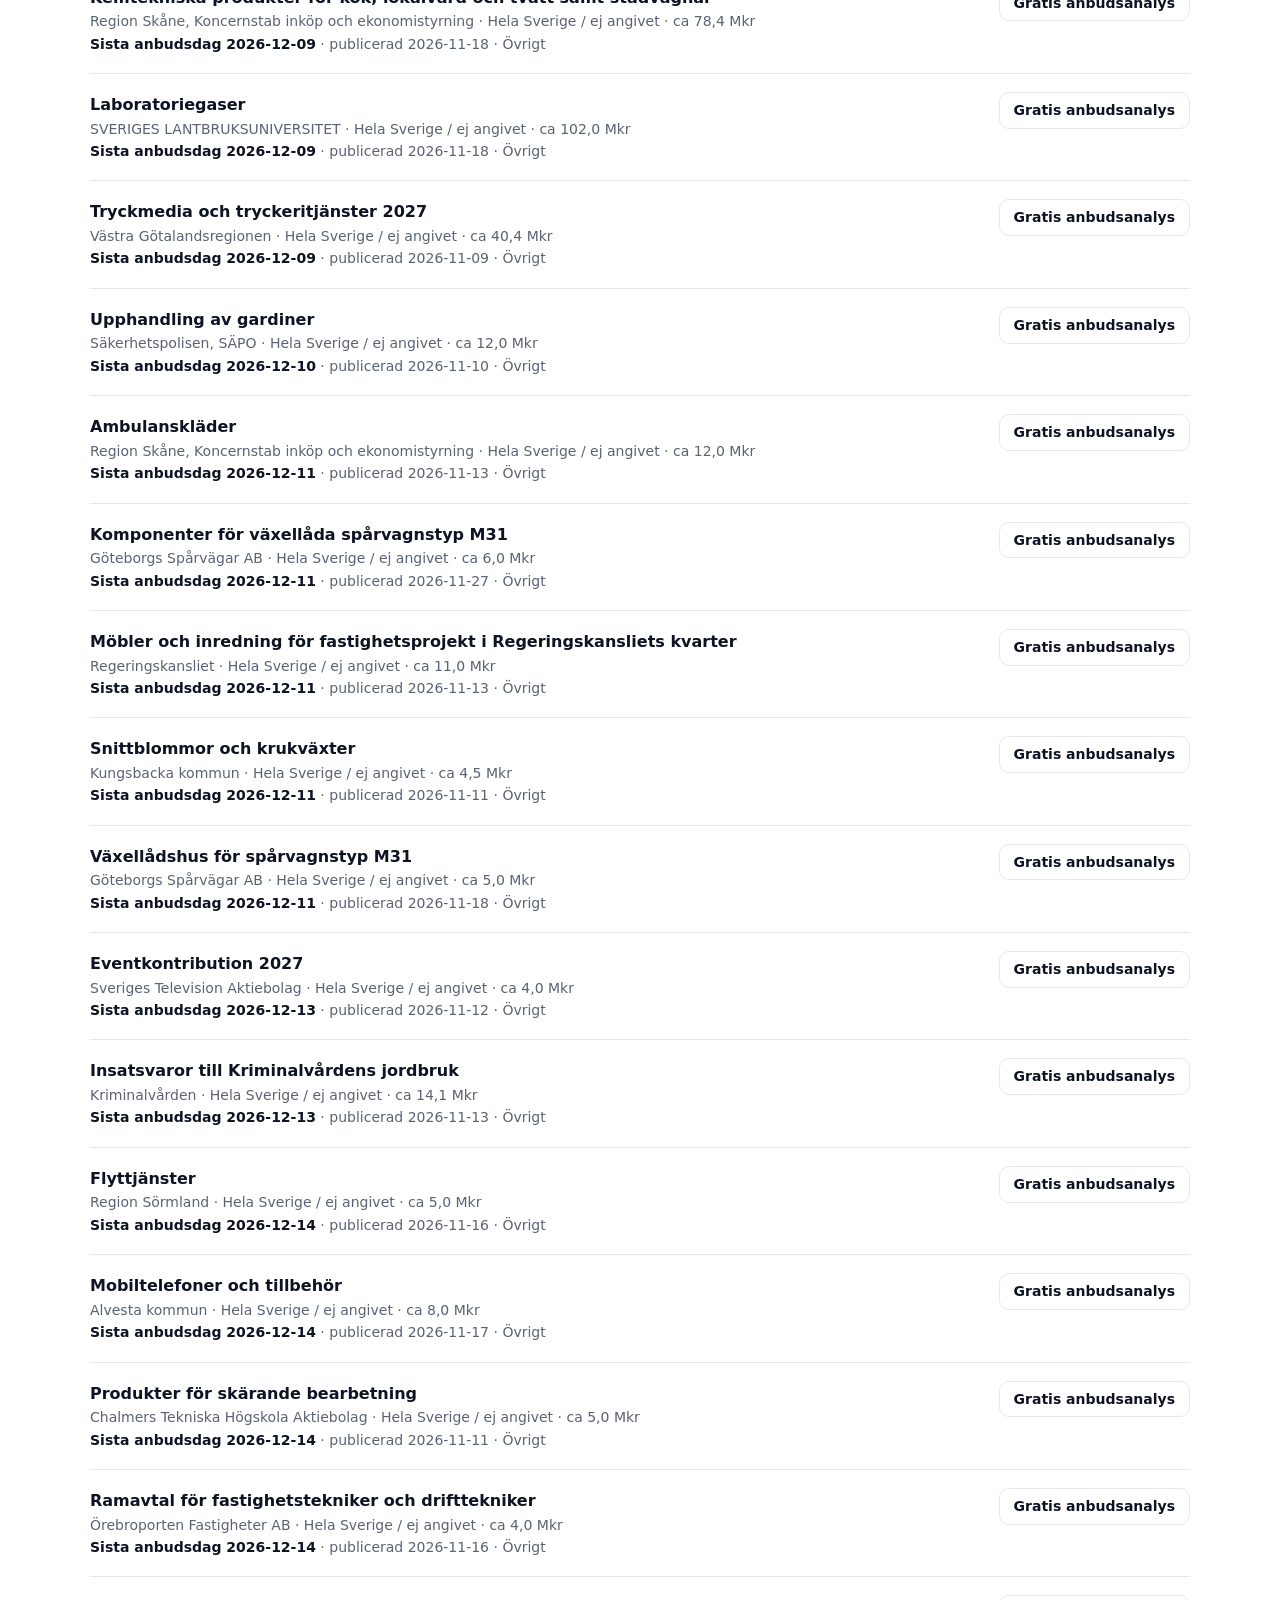
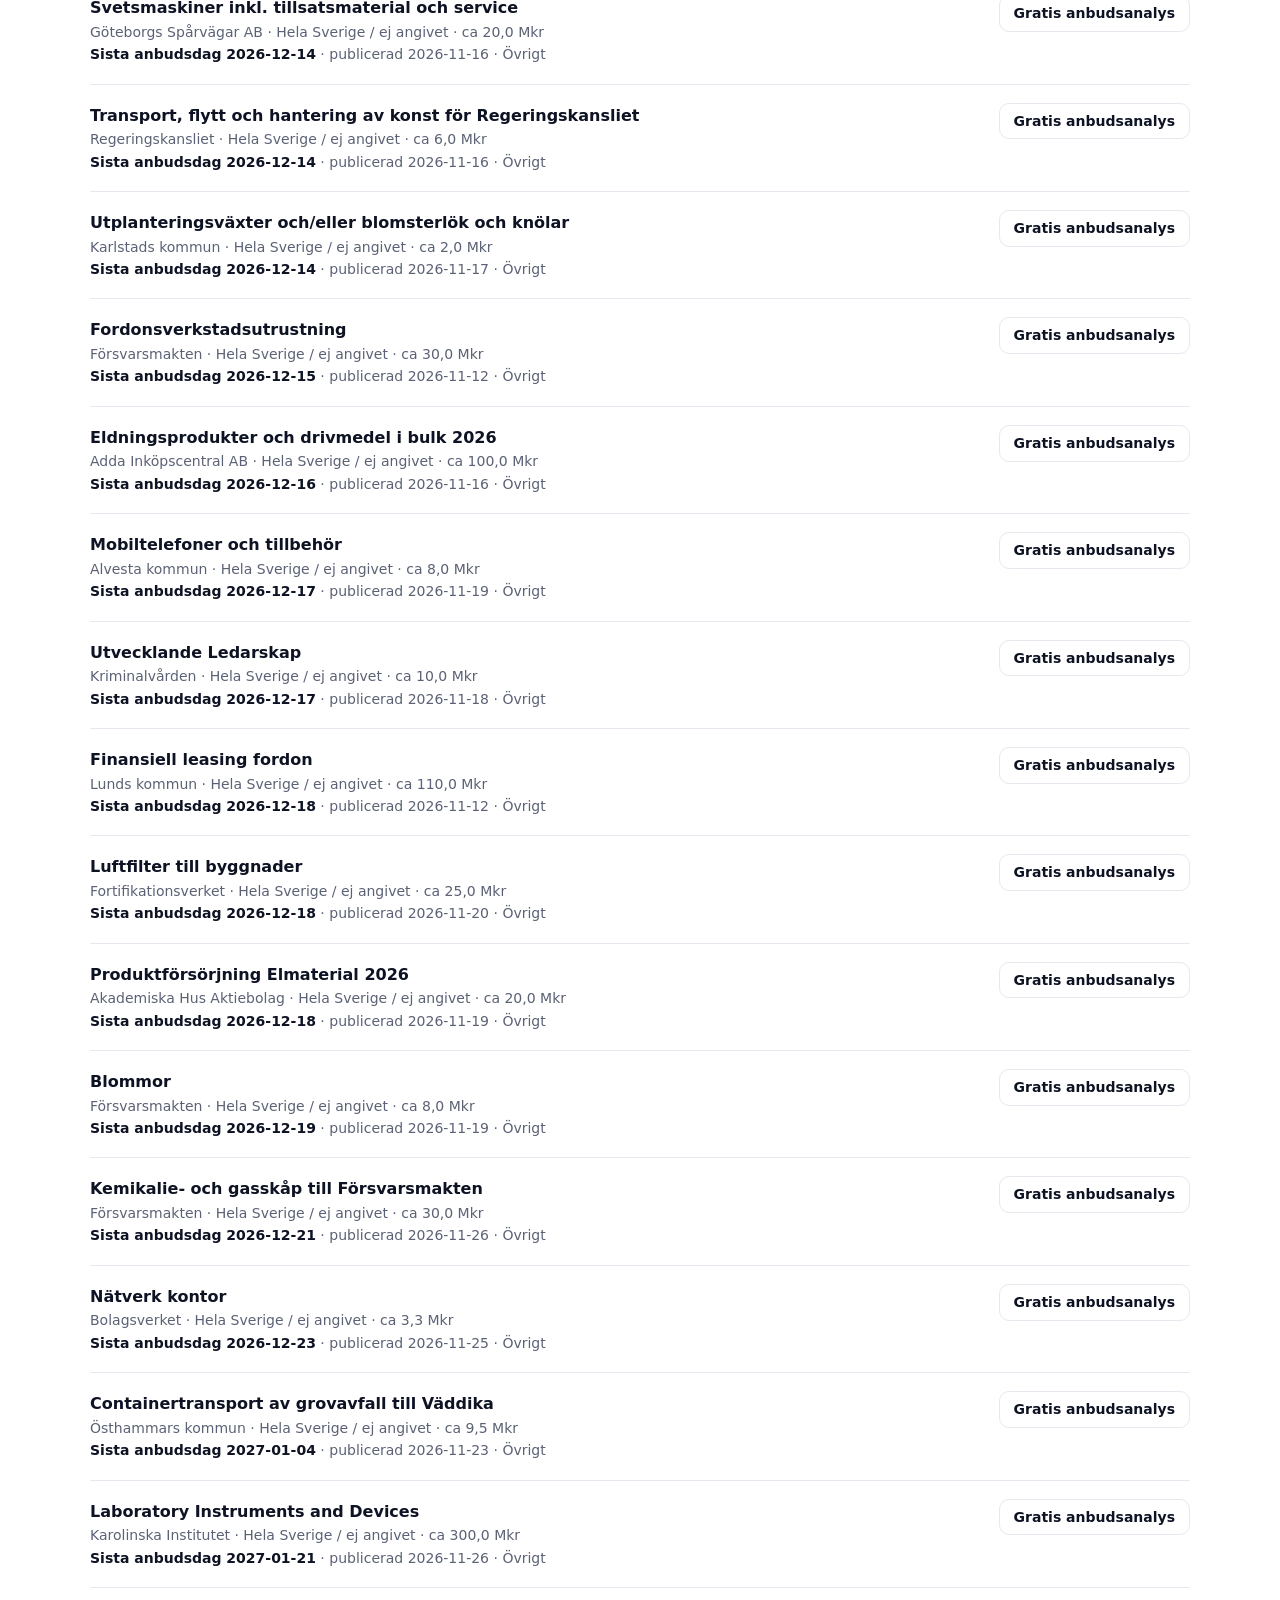
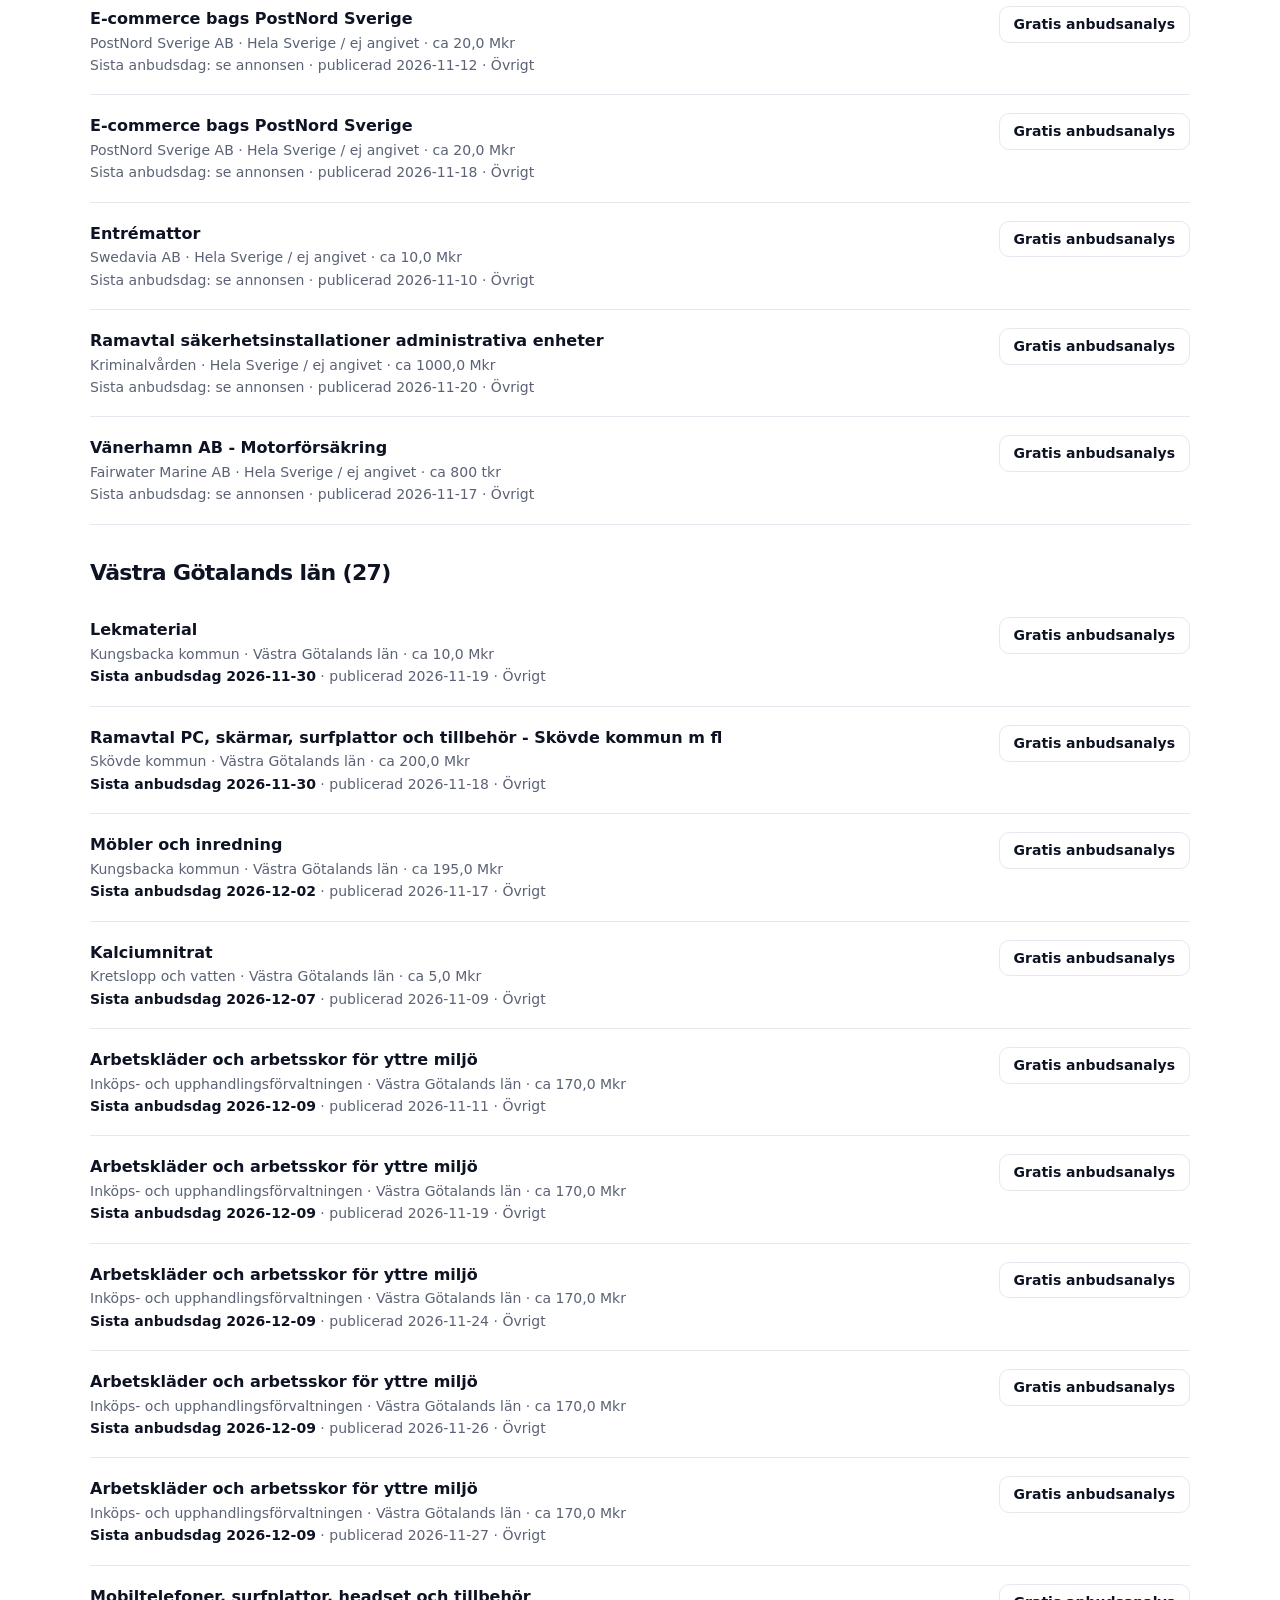
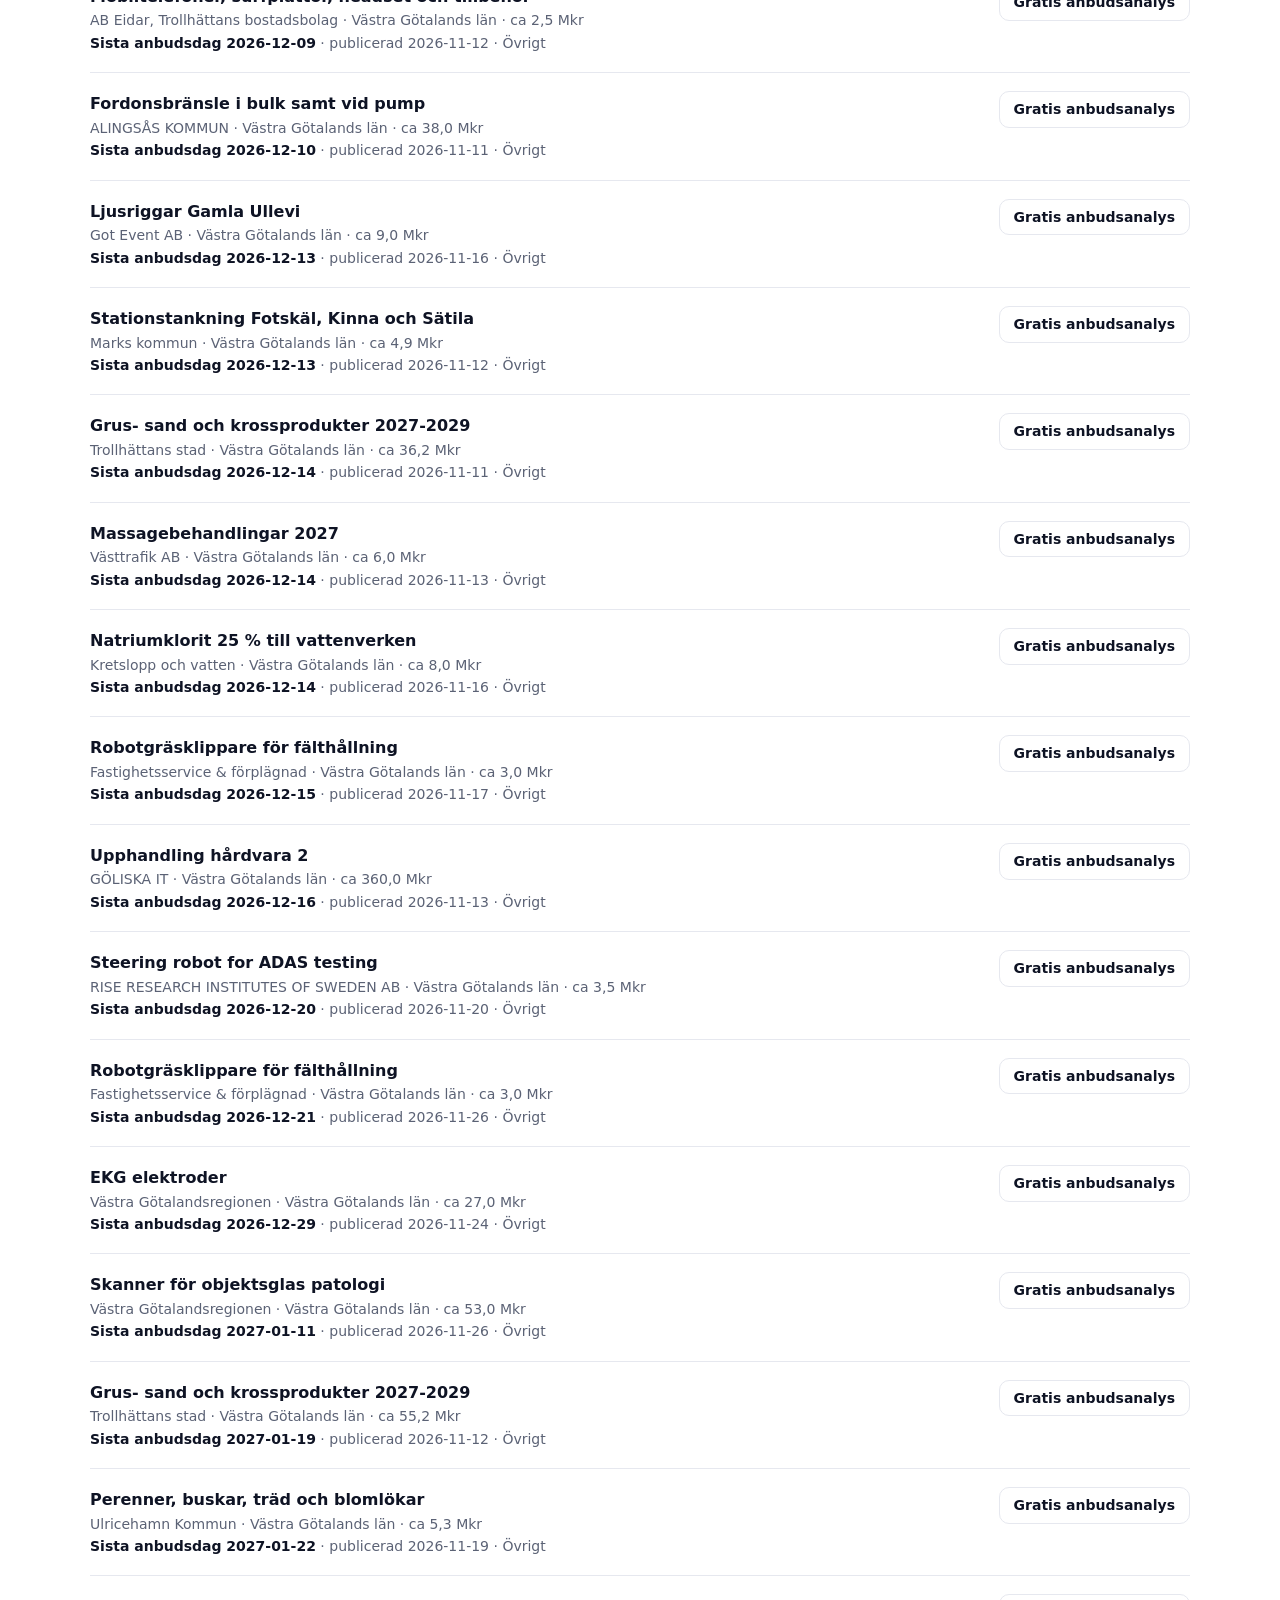
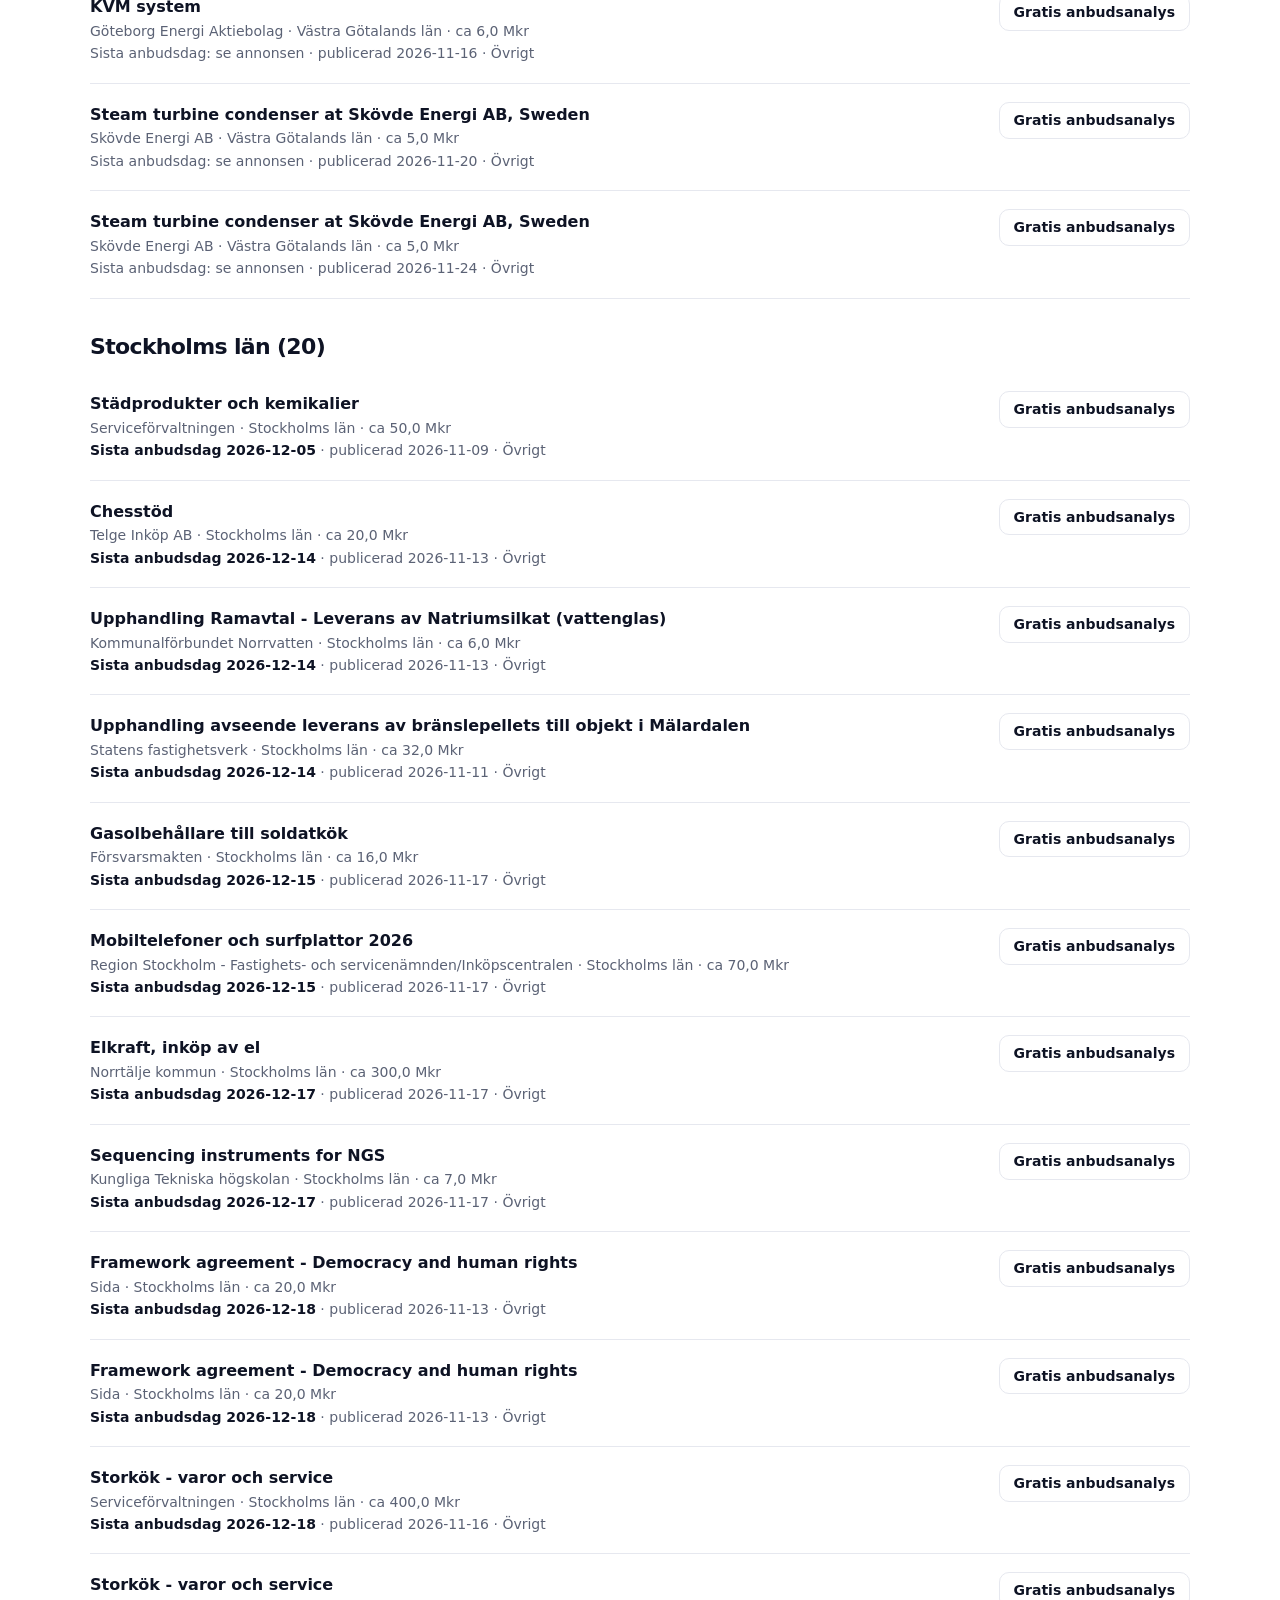
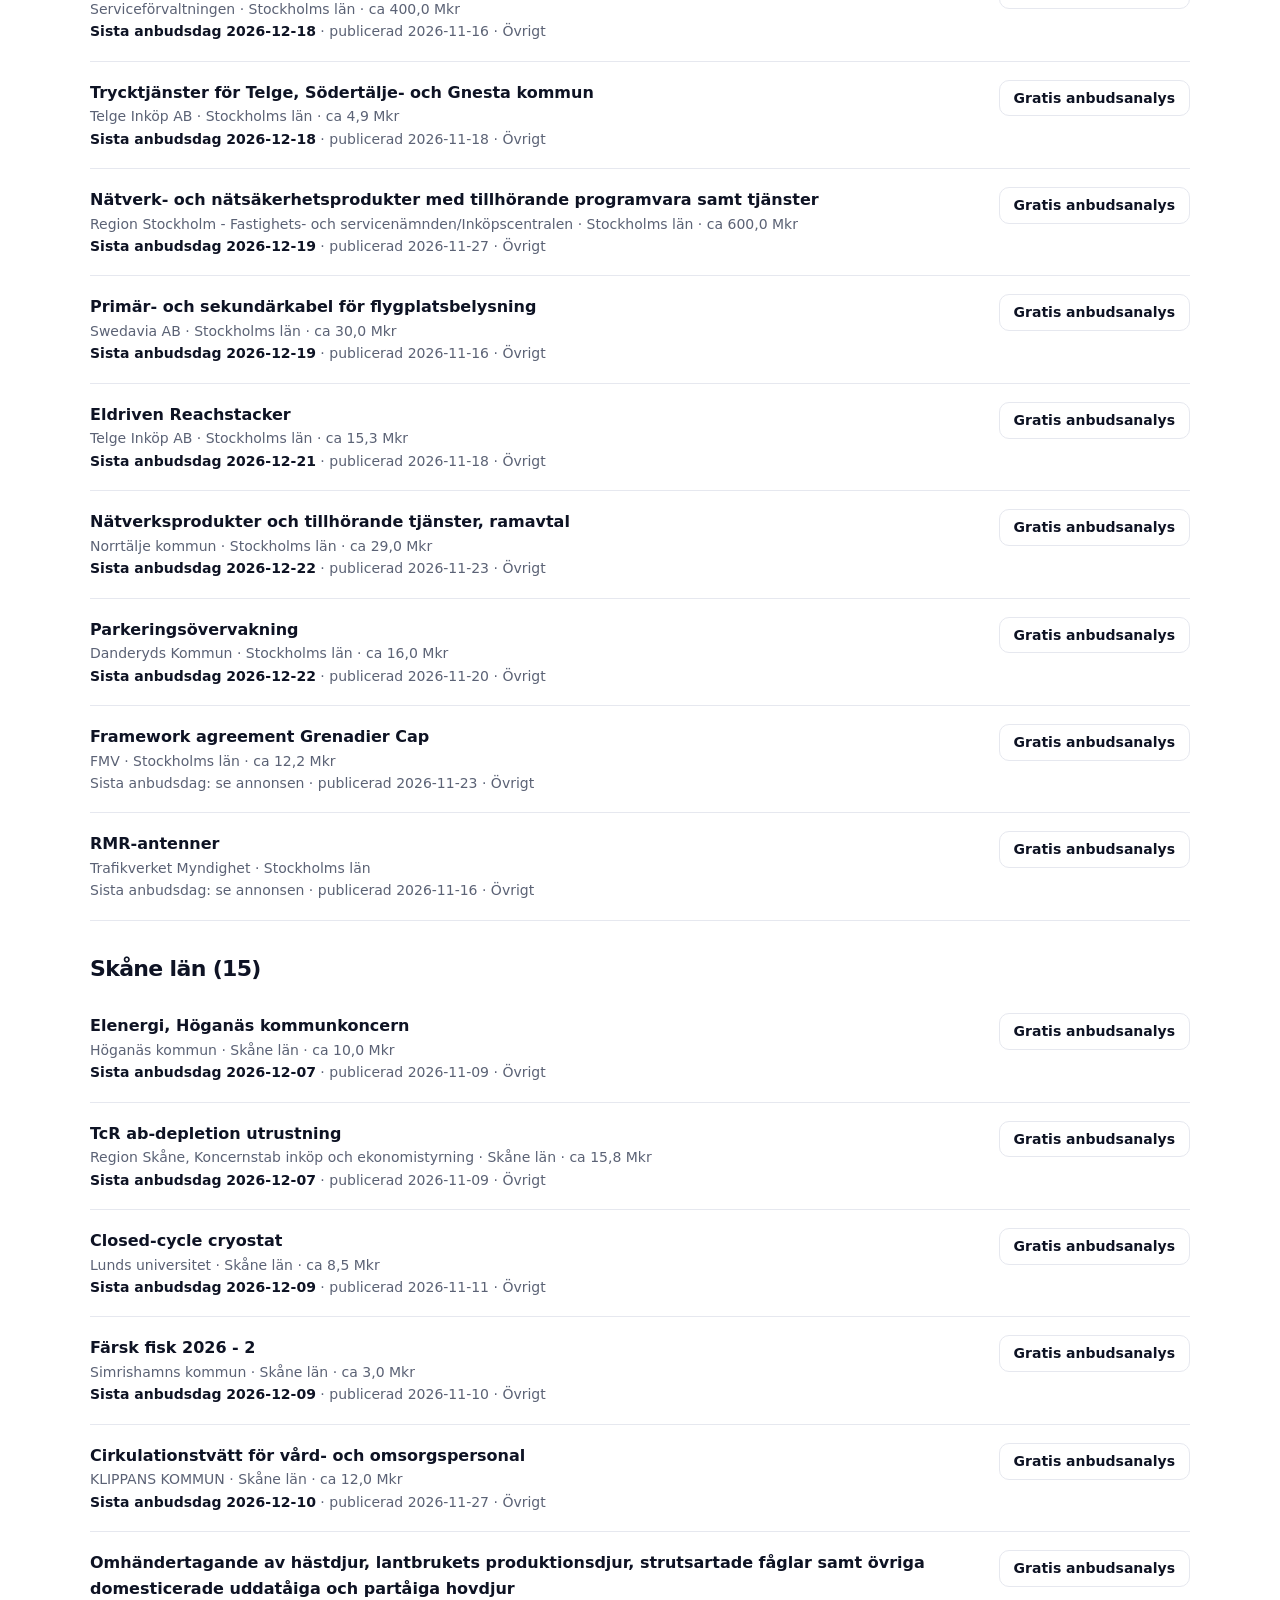
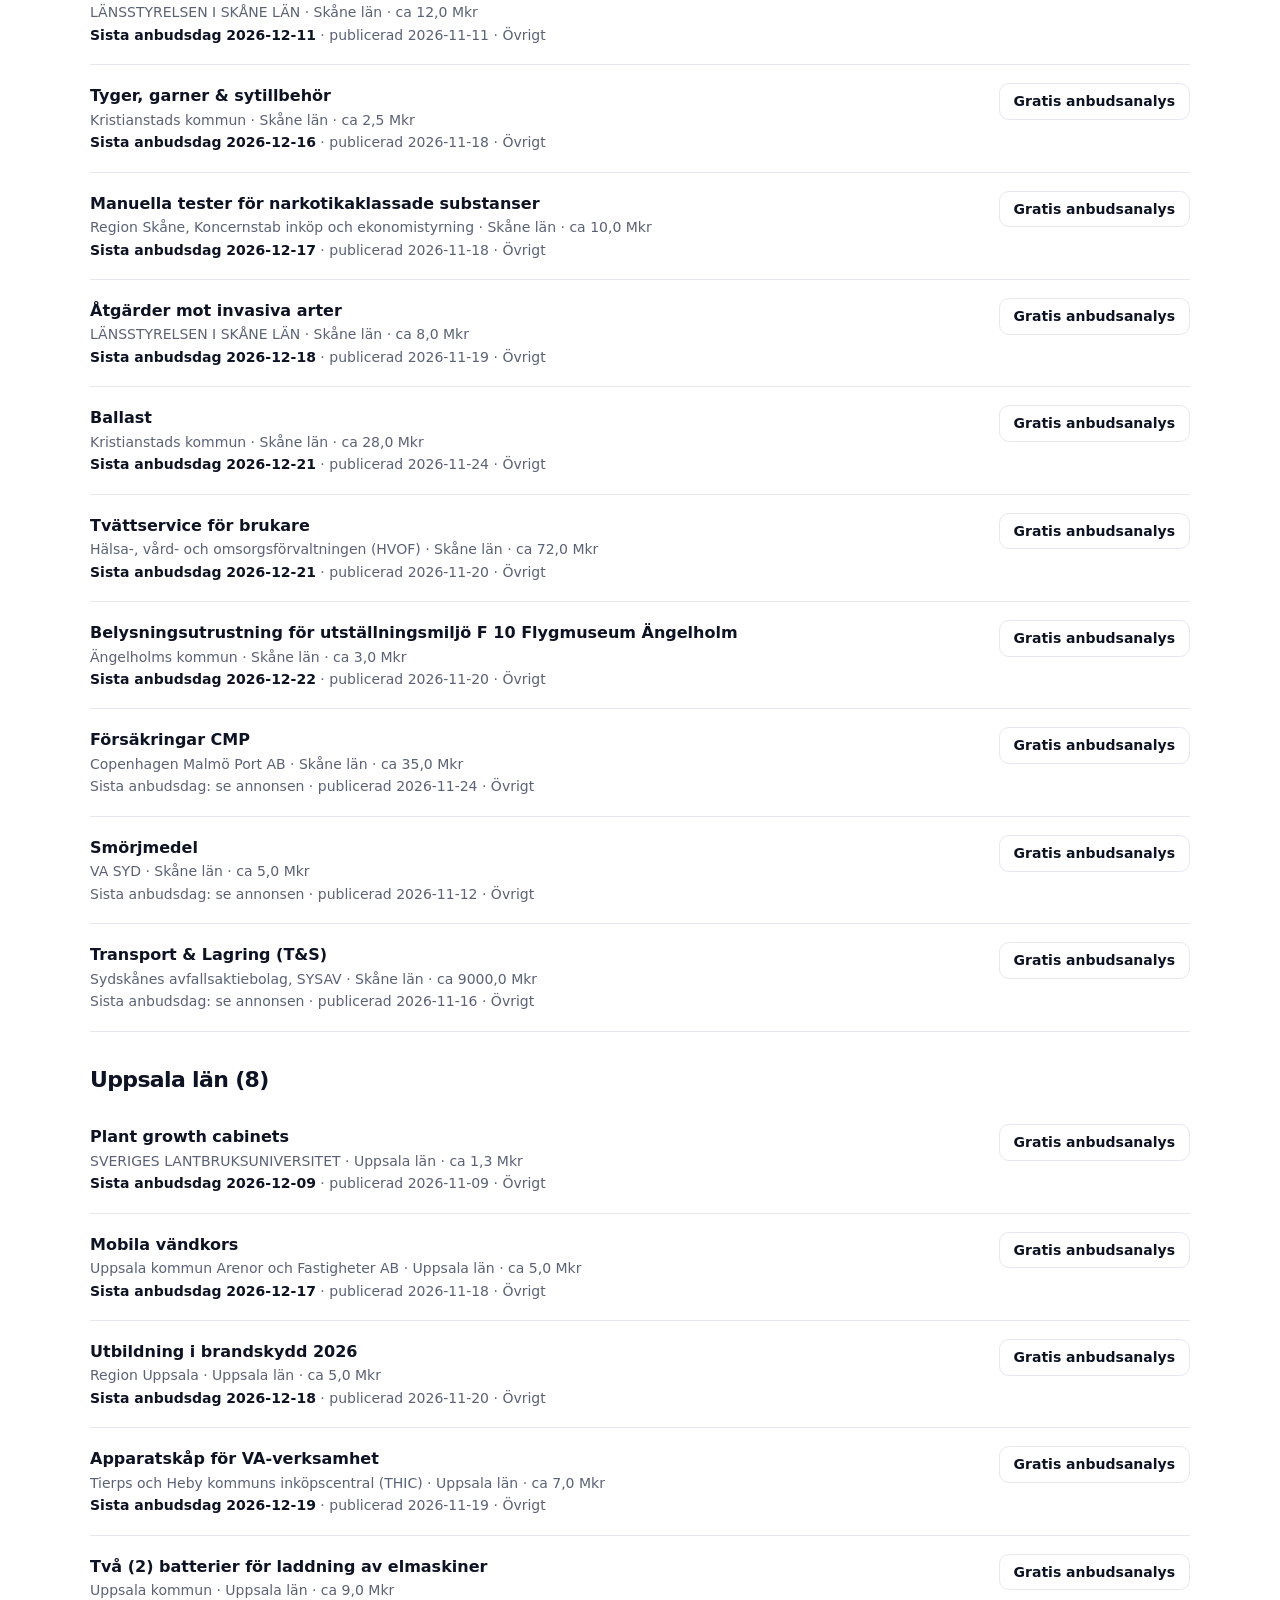
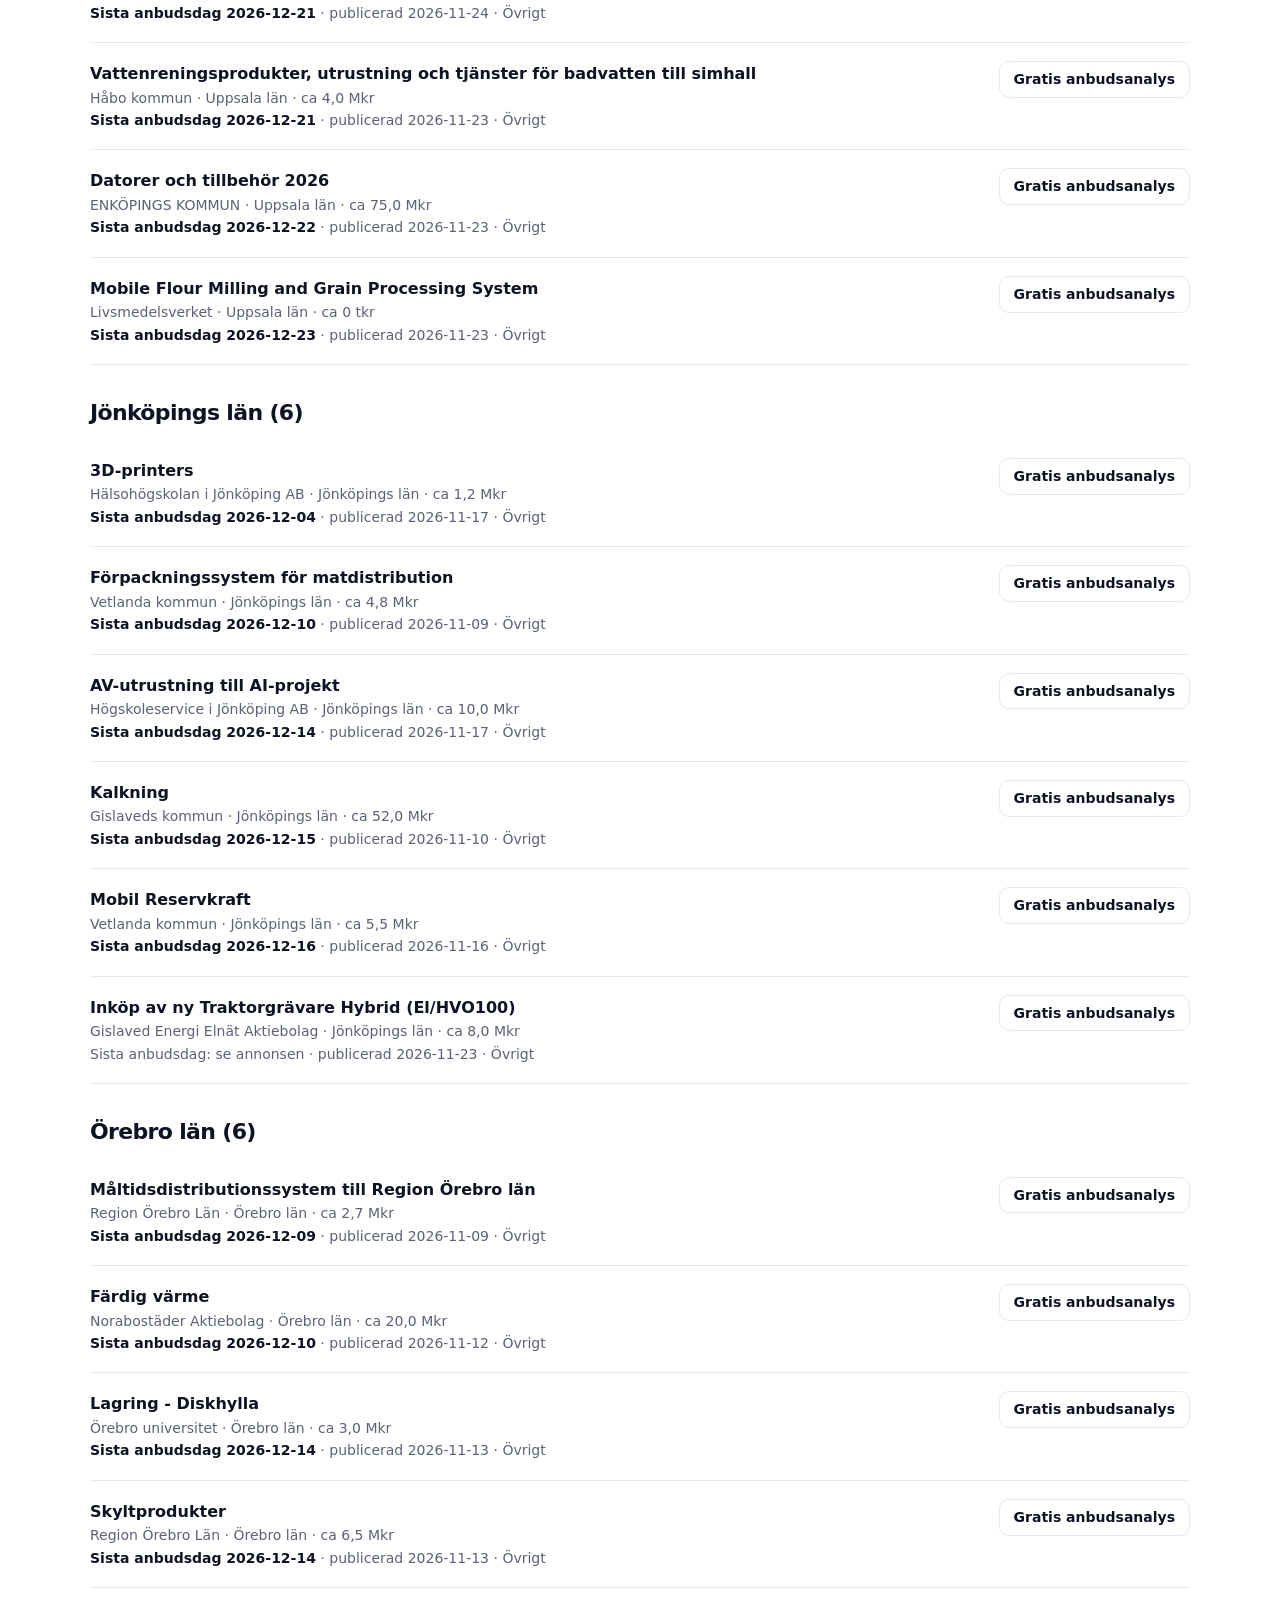
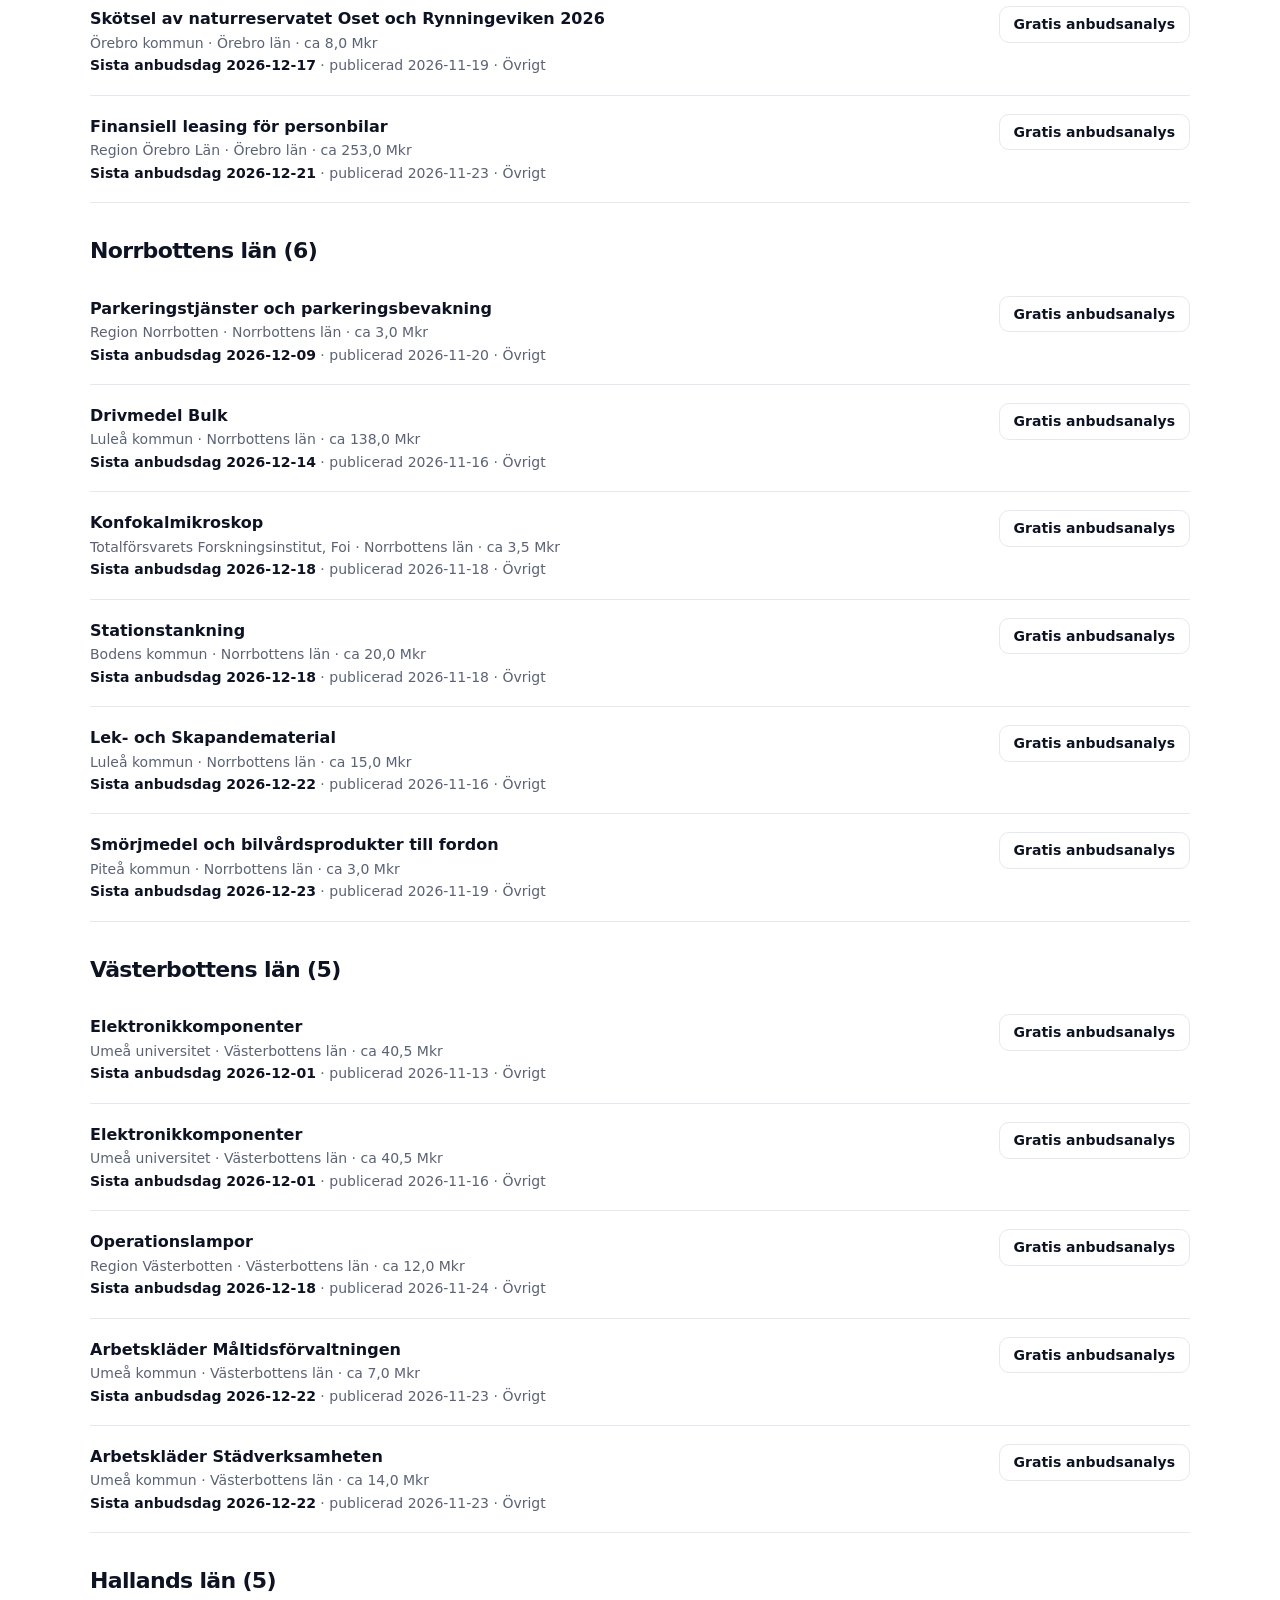
<file: bevakning/ovrigt.html>
<!doctype html>
<html lang="sv"><head><meta charset="utf-8"><meta name="viewport" content="width=device-width, initial-scale=1">
<title>Öppna upphandlingar: Övrigt – Kravkartan</title><meta name="description" content="166 öppna offentliga upphandlingar inom övrigt i Sverige, per län, med sista anbudsdag.">
<link rel="stylesheet" href="../style.css?v=3"></head>
<body>
<nav class="nav"><div class="wrap">
  <a class="logo" href="../"><span class="logo-mark">K</span>Kravkartan</a>
  <div class="nav-links"><a href="../upphandling/">Anbudsanalys</a><a href="../bevakning/" aria-current="page">Öppna upphandlingar</a>
    <a href="../rekrytering/">Rekrytering</a><a href="../bidrag/">Bidrag</a></div>
  <a class="btn btn-primary btn-sm nav-cta" href="../upphandling/">Testa gratis</a>
</div></nav>
<header class="hero" style="padding:52px 0 40px"><div class="wrap" style="display:block">
  <span class="pill"><span class="dot"></span>Uppdateras automatiskt varje morgon</span>
  <h1 style="font-size:clamp(32px,4.4vw,48px)">Öppna upphandlingar: Övrigt</h1><p class="lead" style="margin:0">166 öppna offentliga upphandlingar inom övrigt i Sverige, per län, med sista anbudsdag.</p>
</div></header>
<main><div class="wrap" style="padding-top:36px;padding-bottom:64px"><p><a href="index.html">← Alla branscher</a> · 166 öppna upphandlingar · uppdaterad 2026-11-28</p><h2 style="font-size:22px;margin-top:36px">Hela Sverige / ej angivet (45)</h2><div class="list-item"><div><a class="t" href="https://ted.europa.eu/sv/notice/-/detail/802060-2026" rel="noopener">Vitvaror, köp och reparation</a><div class="m">Mölndals stad · Hela Sverige / ej angivet · ca 4,0 Mkr</div><div class="m"><span class="deadline">Sista anbudsdag 2026-12-03</span> · publicerad 2026-11-18 · Övrigt</div></div><a class="btn btn-secondary btn-sm" href="mailto:rosenotto58@gmail.com?subject=Gratis%20anbudsanalys%3A%20Vitvaror%2C%20k%C3%B6p%20och%20reparation%20%28802060-2026%29&body=Hej%21%0A%0AVi%20funderar%20p%C3%A5%20att%20l%C3%A4mna%20anbud%20i%3A%0AVitvaror%2C%20k%C3%B6p%20och%20reparation%0AM%C3%B6lndals%20stad%0ATED%3A%20https%3A//ted.europa.eu/sv/notice/-/detail/802060-2026%0A%0AVi%20vill%20g%C3%A4rna%20ha%20en%20gratis%20pilotanalys%20%28kravmatris%2C%20skall-krav%2C%20utv%C3%A4rderingsmodell%2C%20risker%29.%0AF%C3%B6retag%3A%0AKontaktperson%3A%0A%0A%28k%C3%A4lla%3A%20bevakning%29">Gratis anbudsanalys</a></div><div class="list-item"><div><a class="t" href="https://ted.europa.eu/sv/notice/-/detail/775315-2026" rel="noopener">Elmaterial</a><div class="m">Region Uppsala · Hela Sverige / ej angivet · ca 8,0 Mkr</div><div class="m"><span class="deadline">Sista anbudsdag 2026-12-05</span> · publicerad 2026-11-09 · Övrigt</div></div><a class="btn btn-secondary btn-sm" href="mailto:rosenotto58@gmail.com?subject=Gratis%20anbudsanalys%3A%20Elmaterial%20%28775315-2026%29&body=Hej%21%0A%0AVi%20funderar%20p%C3%A5%20att%20l%C3%A4mna%20anbud%20i%3A%0AElmaterial%0ARegion%20Uppsala%0ATED%3A%20https%3A//ted.europa.eu/sv/notice/-/detail/775315-2026%0A%0AVi%20vill%20g%C3%A4rna%20ha%20en%20gratis%20pilotanalys%20%28kravmatris%2C%20skall-krav%2C%20utv%C3%A4rderingsmodell%2C%20risker%29.%0AF%C3%B6retag%3A%0AKontaktperson%3A%0A%0A%28k%C3%A4lla%3A%20bevakning%29">Gratis anbudsanalys</a></div><div class="list-item"><div><a class="t" href="https://ted.europa.eu/sv/notice/-/detail/777901-2026" rel="noopener">Tryckta Läromedel</a><div class="m">Lunds kommun · Hela Sverige / ej angivet · ca 100,0 Mkr</div><div class="m"><span class="deadline">Sista anbudsdag 2026-12-06</span> · publicerad 2026-11-09 · Övrigt</div></div><a class="btn btn-secondary btn-sm" href="mailto:rosenotto58@gmail.com?subject=Gratis%20anbudsanalys%3A%20Tryckta%20L%C3%A4romedel%20%28777901-2026%29&body=Hej%21%0A%0AVi%20funderar%20p%C3%A5%20att%20l%C3%A4mna%20anbud%20i%3A%0ATryckta%20L%C3%A4romedel%0ALunds%20kommun%0ATED%3A%20https%3A//ted.europa.eu/sv/notice/-/detail/777901-2026%0A%0AVi%20vill%20g%C3%A4rna%20ha%20en%20gratis%20pilotanalys%20%28kravmatris%2C%20skall-krav%2C%20utv%C3%A4rderingsmodell%2C%20risker%29.%0AF%C3%B6retag%3A%0AKontaktperson%3A%0A%0A%28k%C3%A4lla%3A%20bevakning%29">Gratis anbudsanalys</a></div><div class="list-item"><div><a class="t" href="https://ted.europa.eu/sv/notice/-/detail/782177-2026" rel="noopener">Elmaterial</a><div class="m">Region Uppsala · Hela Sverige / ej angivet · ca 8,0 Mkr</div><div class="m"><span class="deadline">Sista anbudsdag 2026-12-07</span> · publicerad 2026-11-10 · Övrigt</div></div><a class="btn btn-secondary btn-sm" href="mailto:rosenotto58@gmail.com?subject=Gratis%20anbudsanalys%3A%20Elmaterial%20%28782177-2026%29&body=Hej%21%0A%0AVi%20funderar%20p%C3%A5%20att%20l%C3%A4mna%20anbud%20i%3A%0AElmaterial%0ARegion%20Uppsala%0ATED%3A%20https%3A//ted.europa.eu/sv/notice/-/detail/782177-2026%0A%0AVi%20vill%20g%C3%A4rna%20ha%20en%20gratis%20pilotanalys%20%28kravmatris%2C%20skall-krav%2C%20utv%C3%A4rderingsmodell%2C%20risker%29.%0AF%C3%B6retag%3A%0AKontaktperson%3A%0A%0A%28k%C3%A4lla%3A%20bevakning%29">Gratis anbudsanalys</a></div><div class="list-item"><div><a class="t" href="https://ted.europa.eu/sv/notice/-/detail/775251-2026" rel="noopener">Transaktionskonsulter 2</a><div class="m">Bostads AB Mimer · Hela Sverige / ej angivet · ca 8,0 Mkr</div><div class="m"><span class="deadline">Sista anbudsdag 2026-12-07</span> · publicerad 2026-11-09 · Övrigt</div></div><a class="btn btn-secondary btn-sm" href="mailto:rosenotto58@gmail.com?subject=Gratis%20anbudsanalys%3A%20Transaktionskonsulter%202%20%28775251-2026%29&body=Hej%21%0A%0AVi%20funderar%20p%C3%A5%20att%20l%C3%A4mna%20anbud%20i%3A%0ATransaktionskonsulter%202%0ABostads%20AB%20Mimer%0ATED%3A%20https%3A//ted.europa.eu/sv/notice/-/detail/775251-2026%0A%0AVi%20vill%20g%C3%A4rna%20ha%20en%20gratis%20pilotanalys%20%28kravmatris%2C%20skall-krav%2C%20utv%C3%A4rderingsmodell%2C%20risker%29.%0AF%C3%B6retag%3A%0AKontaktperson%3A%0A%0A%28k%C3%A4lla%3A%20bevakning%29">Gratis anbudsanalys</a></div><div class="list-item"><div><a class="t" href="https://ted.europa.eu/sv/notice/-/detail/826659-2026" rel="noopener">Tryckta Läromedel</a><div class="m">Lunds kommun · Hela Sverige / ej angivet · ca 100,0 Mkr</div><div class="m"><span class="deadline">Sista anbudsdag 2026-12-07</span> · publicerad 2026-11-27 · Övrigt</div></div><a class="btn btn-secondary btn-sm" href="mailto:rosenotto58@gmail.com?subject=Gratis%20anbudsanalys%3A%20Tryckta%20L%C3%A4romedel%20%28826659-2026%29&body=Hej%21%0A%0AVi%20funderar%20p%C3%A5%20att%20l%C3%A4mna%20anbud%20i%3A%0ATryckta%20L%C3%A4romedel%0ALunds%20kommun%0ATED%3A%20https%3A//ted.europa.eu/sv/notice/-/detail/826659-2026%0A%0AVi%20vill%20g%C3%A4rna%20ha%20en%20gratis%20pilotanalys%20%28kravmatris%2C%20skall-krav%2C%20utv%C3%A4rderingsmodell%2C%20risker%29.%0AF%C3%B6retag%3A%0AKontaktperson%3A%0A%0A%28k%C3%A4lla%3A%20bevakning%29">Gratis anbudsanalys</a></div><div class="list-item"><div><a class="t" href="https://ted.europa.eu/sv/notice/-/detail/799411-2026" rel="noopener">Vågar och vikter</a><div class="m">RISE RESEARCH INSTITUTES OF SWEDEN AB · Hela Sverige / ej angivet · ca 9,0 Mkr</div><div class="m"><span class="deadline">Sista anbudsdag 2026-12-08</span> · publicerad 2026-11-17 · Övrigt</div></div><a class="btn btn-secondary btn-sm" href="mailto:rosenotto58@gmail.com?subject=Gratis%20anbudsanalys%3A%20V%C3%A5gar%20och%20vikter%20%28799411-2026%29&body=Hej%21%0A%0AVi%20funderar%20p%C3%A5%20att%20l%C3%A4mna%20anbud%20i%3A%0AV%C3%A5gar%20och%20vikter%0ARISE%20RESEARCH%20INSTITUTES%20OF%20SWEDEN%20AB%0ATED%3A%20https%3A//ted.europa.eu/sv/notice/-/detail/799411-2026%0A%0AVi%20vill%20g%C3%A4rna%20ha%20en%20gratis%20pilotanalys%20%28kravmatris%2C%20skall-krav%2C%20utv%C3%A4rderingsmodell%2C%20risker%29.%0AF%C3%B6retag%3A%0AKontaktperson%3A%0A%0A%28k%C3%A4lla%3A%20bevakning%29">Gratis anbudsanalys</a></div><div class="list-item"><div><a class="t" href="https://ted.europa.eu/sv/notice/-/detail/781346-2026" rel="noopener">Arbetsskor</a><div class="m">Upphandlingscenter Falun Borlänge-regionen · Hela Sverige / ej angivet · ca 10,5 Mkr</div><div class="m"><span class="deadline">Sista anbudsdag 2026-12-09</span> · publicerad 2026-11-10 · Övrigt</div></div><a class="btn btn-secondary btn-sm" href="mailto:rosenotto58@gmail.com?subject=Gratis%20anbudsanalys%3A%20Arbetsskor%20%28781346-2026%29&body=Hej%21%0A%0AVi%20funderar%20p%C3%A5%20att%20l%C3%A4mna%20anbud%20i%3A%0AArbetsskor%0AUpphandlingscenter%20Falun%20Borl%C3%A4nge-regionen%0ATED%3A%20https%3A//ted.europa.eu/sv/notice/-/detail/781346-2026%0A%0AVi%20vill%20g%C3%A4rna%20ha%20en%20gratis%20pilotanalys%20%28kravmatris%2C%20skall-krav%2C%20utv%C3%A4rderingsmodell%2C%20risker%29.%0AF%C3%B6retag%3A%0AKontaktperson%3A%0A%0A%28k%C3%A4lla%3A%20bevakning%29">Gratis anbudsanalys</a></div><div class="list-item"><div><a class="t" href="https://ted.europa.eu/sv/notice/-/detail/826417-2026" rel="noopener">Arbetsskor</a><div class="m">Upphandlingscenter Falun Borlänge-regionen · Hela Sverige / ej angivet · ca 10,5 Mkr</div><div class="m"><span class="deadline">Sista anbudsdag 2026-12-09</span> · publicerad 2026-11-27 · Övrigt</div></div><a class="btn btn-secondary btn-sm" href="mailto:rosenotto58@gmail.com?subject=Gratis%20anbudsanalys%3A%20Arbetsskor%20%28826417-2026%29&body=Hej%21%0A%0AVi%20funderar%20p%C3%A5%20att%20l%C3%A4mna%20anbud%20i%3A%0AArbetsskor%0AUpphandlingscenter%20Falun%20Borl%C3%A4nge-regionen%0ATED%3A%20https%3A//ted.europa.eu/sv/notice/-/detail/826417-2026%0A%0AVi%20vill%20g%C3%A4rna%20ha%20en%20gratis%20pilotanalys%20%28kravmatris%2C%20skall-krav%2C%20utv%C3%A4rderingsmodell%2C%20risker%29.%0AF%C3%B6retag%3A%0AKontaktperson%3A%0A%0A%28k%C3%A4lla%3A%20bevakning%29">Gratis anbudsanalys</a></div><div class="list-item"><div><a class="t" href="https://ted.europa.eu/sv/notice/-/detail/779834-2026" rel="noopener">Bergkrossade fraktioner och naturmaterial och sand</a><div class="m">Eskilstuna kommun · Hela Sverige / ej angivet · ca 32,0 Mkr</div><div class="m"><span class="deadline">Sista anbudsdag 2026-12-09</span> · publicerad 2026-11-10 · Övrigt</div></div><a class="btn btn-secondary btn-sm" href="mailto:rosenotto58@gmail.com?subject=Gratis%20anbudsanalys%3A%20Bergkrossade%20fraktioner%20och%20naturmaterial%20och%20sand%20%28779834-2026%29&body=Hej%21%0A%0AVi%20funderar%20p%C3%A5%20att%20l%C3%A4mna%20anbud%20i%3A%0ABergkrossade%20fraktioner%20och%20naturmaterial%20och%20sand%0AEskilstuna%20kommun%0ATED%3A%20https%3A//ted.europa.eu/sv/notice/-/detail/779834-2026%0A%0AVi%20vill%20g%C3%A4rna%20ha%20en%20gratis%20pilotanalys%20%28kravmatris%2C%20skall-krav%2C%20utv%C3%A4rderingsmodell%2C%20risker%29.%0AF%C3%B6retag%3A%0AKontaktperson%3A%0A%0A%28k%C3%A4lla%3A%20bevakning%29">Gratis anbudsanalys</a></div><div class="list-item"><div><a class="t" href="https://ted.europa.eu/sv/notice/-/detail/801170-2026" rel="noopener">Kemtekniska produkter för kök, lokalvård och tvätt samt städvagnar</a><div class="m">Region Skåne, Koncernstab inköp och ekonomistyrning · Hela Sverige / ej angivet · ca 78,4 Mkr</div><div class="m"><span class="deadline">Sista anbudsdag 2026-12-09</span> · publicerad 2026-11-18 · Övrigt</div></div><a class="btn btn-secondary btn-sm" href="mailto:rosenotto58@gmail.com?subject=Gratis%20anbudsanalys%3A%20Kemtekniska%20produkter%20f%C3%B6r%20k%C3%B6k%2C%20lokalv%C3%A5rd%20och%20tv%C3%A4tt%20samt%20st%C3%A4dvagnar%20%28801170-2026%29&body=Hej%21%0A%0AVi%20funderar%20p%C3%A5%20att%20l%C3%A4mna%20anbud%20i%3A%0AKemtekniska%20produkter%20f%C3%B6r%20k%C3%B6k%2C%20lokalv%C3%A5rd%20och%20tv%C3%A4tt%20samt%20st%C3%A4dvagnar%0ARegion%20Sk%C3%A5ne%2C%20Koncernstab%20ink%C3%B6p%20och%20ekonomistyrning%0ATED%3A%20https%3A//ted.europa.eu/sv/notice/-/detail/801170-2026%0A%0AVi%20vill%20g%C3%A4rna%20ha%20en%20gratis%20pilotanalys%20%28kravmatris%2C%20skall-krav%2C%20utv%C3%A4rderingsmodell%2C%20risker%29.%0AF%C3%B6retag%3A%0AKontaktperson%3A%0A%0A%28k%C3%A4lla%3A%20bevakning%29">Gratis anbudsanalys</a></div><div class="list-item"><div><a class="t" href="https://ted.europa.eu/sv/notice/-/detail/802362-2026" rel="noopener">Laboratoriegaser</a><div class="m">SVERIGES LANTBRUKSUNIVERSITET · Hela Sverige / ej angivet · ca 102,0 Mkr</div><div class="m"><span class="deadline">Sista anbudsdag 2026-12-09</span> · publicerad 2026-11-18 · Övrigt</div></div><a class="btn btn-secondary btn-sm" href="mailto:rosenotto58@gmail.com?subject=Gratis%20anbudsanalys%3A%20Laboratoriegaser%20%28802362-2026%29&body=Hej%21%0A%0AVi%20funderar%20p%C3%A5%20att%20l%C3%A4mna%20anbud%20i%3A%0ALaboratoriegaser%0ASVERIGES%20LANTBRUKSUNIVERSITET%0ATED%3A%20https%3A//ted.europa.eu/sv/notice/-/detail/802362-2026%0A%0AVi%20vill%20g%C3%A4rna%20ha%20en%20gratis%20pilotanalys%20%28kravmatris%2C%20skall-krav%2C%20utv%C3%A4rderingsmodell%2C%20risker%29.%0AF%C3%B6retag%3A%0AKontaktperson%3A%0A%0A%28k%C3%A4lla%3A%20bevakning%29">Gratis anbudsanalys</a></div><div class="list-item"><div><a class="t" href="https://ted.europa.eu/sv/notice/-/detail/776056-2026" rel="noopener">Tryckmedia och tryckeritjänster 2027</a><div class="m">Västra Götalandsregionen · Hela Sverige / ej angivet · ca 40,4 Mkr</div><div class="m"><span class="deadline">Sista anbudsdag 2026-12-09</span> · publicerad 2026-11-09 · Övrigt</div></div><a class="btn btn-secondary btn-sm" href="mailto:rosenotto58@gmail.com?subject=Gratis%20anbudsanalys%3A%20Tryckmedia%20och%20tryckeritj%C3%A4nster%202027%20%28776056-2026%29&body=Hej%21%0A%0AVi%20funderar%20p%C3%A5%20att%20l%C3%A4mna%20anbud%20i%3A%0ATryckmedia%20och%20tryckeritj%C3%A4nster%202027%0AV%C3%A4stra%20G%C3%B6talandsregionen%0ATED%3A%20https%3A//ted.europa.eu/sv/notice/-/detail/776056-2026%0A%0AVi%20vill%20g%C3%A4rna%20ha%20en%20gratis%20pilotanalys%20%28kravmatris%2C%20skall-krav%2C%20utv%C3%A4rderingsmodell%2C%20risker%29.%0AF%C3%B6retag%3A%0AKontaktperson%3A%0A%0A%28k%C3%A4lla%3A%20bevakning%29">Gratis anbudsanalys</a></div><div class="list-item"><div><a class="t" href="https://ted.europa.eu/sv/notice/-/detail/781567-2026" rel="noopener">Upphandling av gardiner</a><div class="m">Säkerhetspolisen, SÄPO · Hela Sverige / ej angivet · ca 12,0 Mkr</div><div class="m"><span class="deadline">Sista anbudsdag 2026-12-10</span> · publicerad 2026-11-10 · Övrigt</div></div><a class="btn btn-secondary btn-sm" href="mailto:rosenotto58@gmail.com?subject=Gratis%20anbudsanalys%3A%20Upphandling%20av%20gardiner%20%28781567-2026%29&body=Hej%21%0A%0AVi%20funderar%20p%C3%A5%20att%20l%C3%A4mna%20anbud%20i%3A%0AUpphandling%20av%20gardiner%0AS%C3%A4kerhetspolisen%2C%20S%C3%84PO%0ATED%3A%20https%3A//ted.europa.eu/sv/notice/-/detail/781567-2026%0A%0AVi%20vill%20g%C3%A4rna%20ha%20en%20gratis%20pilotanalys%20%28kravmatris%2C%20skall-krav%2C%20utv%C3%A4rderingsmodell%2C%20risker%29.%0AF%C3%B6retag%3A%0AKontaktperson%3A%0A%0A%28k%C3%A4lla%3A%20bevakning%29">Gratis anbudsanalys</a></div><div class="list-item"><div><a class="t" href="https://ted.europa.eu/sv/notice/-/detail/789577-2026" rel="noopener">Ambulanskläder</a><div class="m">Region Skåne, Koncernstab inköp och ekonomistyrning · Hela Sverige / ej angivet · ca 12,0 Mkr</div><div class="m"><span class="deadline">Sista anbudsdag 2026-12-11</span> · publicerad 2026-11-13 · Övrigt</div></div><a class="btn btn-secondary btn-sm" href="mailto:rosenotto58@gmail.com?subject=Gratis%20anbudsanalys%3A%20Ambulanskl%C3%A4der%20%28789577-2026%29&body=Hej%21%0A%0AVi%20funderar%20p%C3%A5%20att%20l%C3%A4mna%20anbud%20i%3A%0AAmbulanskl%C3%A4der%0ARegion%20Sk%C3%A5ne%2C%20Koncernstab%20ink%C3%B6p%20och%20ekonomistyrning%0ATED%3A%20https%3A//ted.europa.eu/sv/notice/-/detail/789577-2026%0A%0AVi%20vill%20g%C3%A4rna%20ha%20en%20gratis%20pilotanalys%20%28kravmatris%2C%20skall-krav%2C%20utv%C3%A4rderingsmodell%2C%20risker%29.%0AF%C3%B6retag%3A%0AKontaktperson%3A%0A%0A%28k%C3%A4lla%3A%20bevakning%29">Gratis anbudsanalys</a></div><div class="list-item"><div><a class="t" href="https://ted.europa.eu/sv/notice/-/detail/824887-2026" rel="noopener">Komponenter för växellåda spårvagnstyp M31</a><div class="m">Göteborgs Spårvägar AB · Hela Sverige / ej angivet · ca 6,0 Mkr</div><div class="m"><span class="deadline">Sista anbudsdag 2026-12-11</span> · publicerad 2026-11-27 · Övrigt</div></div><a class="btn btn-secondary btn-sm" href="mailto:rosenotto58@gmail.com?subject=Gratis%20anbudsanalys%3A%20Komponenter%20f%C3%B6r%20v%C3%A4xell%C3%A5da%20sp%C3%A5rvagnstyp%20M31%20%28824887-2026%29&body=Hej%21%0A%0AVi%20funderar%20p%C3%A5%20att%20l%C3%A4mna%20anbud%20i%3A%0AKomponenter%20f%C3%B6r%20v%C3%A4xell%C3%A5da%20sp%C3%A5rvagnstyp%20M31%0AG%C3%B6teborgs%20Sp%C3%A5rv%C3%A4gar%20AB%0ATED%3A%20https%3A//ted.europa.eu/sv/notice/-/detail/824887-2026%0A%0AVi%20vill%20g%C3%A4rna%20ha%20en%20gratis%20pilotanalys%20%28kravmatris%2C%20skall-krav%2C%20utv%C3%A4rderingsmodell%2C%20risker%29.%0AF%C3%B6retag%3A%0AKontaktperson%3A%0A%0A%28k%C3%A4lla%3A%20bevakning%29">Gratis anbudsanalys</a></div><div class="list-item"><div><a class="t" href="https://ted.europa.eu/sv/notice/-/detail/792563-2026" rel="noopener">Möbler och inredning för fastighetsprojekt i Regeringskansliets kvarter</a><div class="m">Regeringskansliet · Hela Sverige / ej angivet · ca 11,0 Mkr</div><div class="m"><span class="deadline">Sista anbudsdag 2026-12-11</span> · publicerad 2026-11-13 · Övrigt</div></div><a class="btn btn-secondary btn-sm" href="mailto:rosenotto58@gmail.com?subject=Gratis%20anbudsanalys%3A%20M%C3%B6bler%20och%20inredning%20f%C3%B6r%20fastighetsprojekt%20i%20Regeringskansliets%20kvarter%20%28792563-2026%29&body=Hej%21%0A%0AVi%20funderar%20p%C3%A5%20att%20l%C3%A4mna%20anbud%20i%3A%0AM%C3%B6bler%20och%20inredning%20f%C3%B6r%20fastighetsprojekt%20i%20Regeringskansliets%20kvarter%0ARegeringskansliet%0ATED%3A%20https%3A//ted.europa.eu/sv/notice/-/detail/792563-2026%0A%0AVi%20vill%20g%C3%A4rna%20ha%20en%20gratis%20pilotanalys%20%28kravmatris%2C%20skall-krav%2C%20utv%C3%A4rderingsmodell%2C%20risker%29.%0AF%C3%B6retag%3A%0AKontaktperson%3A%0A%0A%28k%C3%A4lla%3A%20bevakning%29">Gratis anbudsanalys</a></div><div class="list-item"><div><a class="t" href="https://ted.europa.eu/sv/notice/-/detail/784950-2026" rel="noopener">Snittblommor och krukväxter</a><div class="m">Kungsbacka kommun · Hela Sverige / ej angivet · ca 4,5 Mkr</div><div class="m"><span class="deadline">Sista anbudsdag 2026-12-11</span> · publicerad 2026-11-11 · Övrigt</div></div><a class="btn btn-secondary btn-sm" href="mailto:rosenotto58@gmail.com?subject=Gratis%20anbudsanalys%3A%20Snittblommor%20och%20krukv%C3%A4xter%20%28784950-2026%29&body=Hej%21%0A%0AVi%20funderar%20p%C3%A5%20att%20l%C3%A4mna%20anbud%20i%3A%0ASnittblommor%20och%20krukv%C3%A4xter%0AKungsbacka%20kommun%0ATED%3A%20https%3A//ted.europa.eu/sv/notice/-/detail/784950-2026%0A%0AVi%20vill%20g%C3%A4rna%20ha%20en%20gratis%20pilotanalys%20%28kravmatris%2C%20skall-krav%2C%20utv%C3%A4rderingsmodell%2C%20risker%29.%0AF%C3%B6retag%3A%0AKontaktperson%3A%0A%0A%28k%C3%A4lla%3A%20bevakning%29">Gratis anbudsanalys</a></div><div class="list-item"><div><a class="t" href="https://ted.europa.eu/sv/notice/-/detail/802148-2026" rel="noopener">Växellådshus för spårvagnstyp M31</a><div class="m">Göteborgs Spårvägar AB · Hela Sverige / ej angivet · ca 5,0 Mkr</div><div class="m"><span class="deadline">Sista anbudsdag 2026-12-11</span> · publicerad 2026-11-18 · Övrigt</div></div><a class="btn btn-secondary btn-sm" href="mailto:rosenotto58@gmail.com?subject=Gratis%20anbudsanalys%3A%20V%C3%A4xell%C3%A5dshus%20f%C3%B6r%20sp%C3%A5rvagnstyp%20M31%20%28802148-2026%29&body=Hej%21%0A%0AVi%20funderar%20p%C3%A5%20att%20l%C3%A4mna%20anbud%20i%3A%0AV%C3%A4xell%C3%A5dshus%20f%C3%B6r%20sp%C3%A5rvagnstyp%20M31%0AG%C3%B6teborgs%20Sp%C3%A5rv%C3%A4gar%20AB%0ATED%3A%20https%3A//ted.europa.eu/sv/notice/-/detail/802148-2026%0A%0AVi%20vill%20g%C3%A4rna%20ha%20en%20gratis%20pilotanalys%20%28kravmatris%2C%20skall-krav%2C%20utv%C3%A4rderingsmodell%2C%20risker%29.%0AF%C3%B6retag%3A%0AKontaktperson%3A%0A%0A%28k%C3%A4lla%3A%20bevakning%29">Gratis anbudsanalys</a></div><div class="list-item"><div><a class="t" href="https://ted.europa.eu/sv/notice/-/detail/789130-2026" rel="noopener">Eventkontribution 2027</a><div class="m">Sveriges Television Aktiebolag · Hela Sverige / ej angivet · ca 4,0 Mkr</div><div class="m"><span class="deadline">Sista anbudsdag 2026-12-13</span> · publicerad 2026-11-12 · Övrigt</div></div><a class="btn btn-secondary btn-sm" href="mailto:rosenotto58@gmail.com?subject=Gratis%20anbudsanalys%3A%20Eventkontribution%202027%20%28789130-2026%29&body=Hej%21%0A%0AVi%20funderar%20p%C3%A5%20att%20l%C3%A4mna%20anbud%20i%3A%0AEventkontribution%202027%0ASveriges%20Television%20Aktiebolag%0ATED%3A%20https%3A//ted.europa.eu/sv/notice/-/detail/789130-2026%0A%0AVi%20vill%20g%C3%A4rna%20ha%20en%20gratis%20pilotanalys%20%28kravmatris%2C%20skall-krav%2C%20utv%C3%A4rderingsmodell%2C%20risker%29.%0AF%C3%B6retag%3A%0AKontaktperson%3A%0A%0A%28k%C3%A4lla%3A%20bevakning%29">Gratis anbudsanalys</a></div><div class="list-item"><div><a class="t" href="https://ted.europa.eu/sv/notice/-/detail/791321-2026" rel="noopener">Insatsvaror till Kriminalvårdens jordbruk</a><div class="m">Kriminalvården · Hela Sverige / ej angivet · ca 14,1 Mkr</div><div class="m"><span class="deadline">Sista anbudsdag 2026-12-13</span> · publicerad 2026-11-13 · Övrigt</div></div><a class="btn btn-secondary btn-sm" href="mailto:rosenotto58@gmail.com?subject=Gratis%20anbudsanalys%3A%20Insatsvaror%20till%20Kriminalv%C3%A5rdens%20jordbruk%20%28791321-2026%29&body=Hej%21%0A%0AVi%20funderar%20p%C3%A5%20att%20l%C3%A4mna%20anbud%20i%3A%0AInsatsvaror%20till%20Kriminalv%C3%A5rdens%20jordbruk%0AKriminalv%C3%A5rden%0ATED%3A%20https%3A//ted.europa.eu/sv/notice/-/detail/791321-2026%0A%0AVi%20vill%20g%C3%A4rna%20ha%20en%20gratis%20pilotanalys%20%28kravmatris%2C%20skall-krav%2C%20utv%C3%A4rderingsmodell%2C%20risker%29.%0AF%C3%B6retag%3A%0AKontaktperson%3A%0A%0A%28k%C3%A4lla%3A%20bevakning%29">Gratis anbudsanalys</a></div><div class="list-item"><div><a class="t" href="https://ted.europa.eu/sv/notice/-/detail/793892-2026" rel="noopener">Flyttjänster</a><div class="m">Region Sörmland · Hela Sverige / ej angivet · ca 5,0 Mkr</div><div class="m"><span class="deadline">Sista anbudsdag 2026-12-14</span> · publicerad 2026-11-16 · Övrigt</div></div><a class="btn btn-secondary btn-sm" href="mailto:rosenotto58@gmail.com?subject=Gratis%20anbudsanalys%3A%20Flyttj%C3%A4nster%20%28793892-2026%29&body=Hej%21%0A%0AVi%20funderar%20p%C3%A5%20att%20l%C3%A4mna%20anbud%20i%3A%0AFlyttj%C3%A4nster%0ARegion%20S%C3%B6rmland%0ATED%3A%20https%3A//ted.europa.eu/sv/notice/-/detail/793892-2026%0A%0AVi%20vill%20g%C3%A4rna%20ha%20en%20gratis%20pilotanalys%20%28kravmatris%2C%20skall-krav%2C%20utv%C3%A4rderingsmodell%2C%20risker%29.%0AF%C3%B6retag%3A%0AKontaktperson%3A%0A%0A%28k%C3%A4lla%3A%20bevakning%29">Gratis anbudsanalys</a></div><div class="list-item"><div><a class="t" href="https://ted.europa.eu/sv/notice/-/detail/798933-2026" rel="noopener">Mobiltelefoner och tillbehör</a><div class="m">Alvesta kommun · Hela Sverige / ej angivet · ca 8,0 Mkr</div><div class="m"><span class="deadline">Sista anbudsdag 2026-12-14</span> · publicerad 2026-11-17 · Övrigt</div></div><a class="btn btn-secondary btn-sm" href="mailto:rosenotto58@gmail.com?subject=Gratis%20anbudsanalys%3A%20Mobiltelefoner%20och%20tillbeh%C3%B6r%20%28798933-2026%29&body=Hej%21%0A%0AVi%20funderar%20p%C3%A5%20att%20l%C3%A4mna%20anbud%20i%3A%0AMobiltelefoner%20och%20tillbeh%C3%B6r%0AAlvesta%20kommun%0ATED%3A%20https%3A//ted.europa.eu/sv/notice/-/detail/798933-2026%0A%0AVi%20vill%20g%C3%A4rna%20ha%20en%20gratis%20pilotanalys%20%28kravmatris%2C%20skall-krav%2C%20utv%C3%A4rderingsmodell%2C%20risker%29.%0AF%C3%B6retag%3A%0AKontaktperson%3A%0A%0A%28k%C3%A4lla%3A%20bevakning%29">Gratis anbudsanalys</a></div><div class="list-item"><div><a class="t" href="https://ted.europa.eu/sv/notice/-/detail/783942-2026" rel="noopener">Produkter för skärande bearbetning</a><div class="m">Chalmers Tekniska Högskola Aktiebolag · Hela Sverige / ej angivet · ca 5,0 Mkr</div><div class="m"><span class="deadline">Sista anbudsdag 2026-12-14</span> · publicerad 2026-11-11 · Övrigt</div></div><a class="btn btn-secondary btn-sm" href="mailto:rosenotto58@gmail.com?subject=Gratis%20anbudsanalys%3A%20Produkter%20f%C3%B6r%20sk%C3%A4rande%20bearbetning%20%28783942-2026%29&body=Hej%21%0A%0AVi%20funderar%20p%C3%A5%20att%20l%C3%A4mna%20anbud%20i%3A%0AProdukter%20f%C3%B6r%20sk%C3%A4rande%20bearbetning%0AChalmers%20Tekniska%20H%C3%B6gskola%20Aktiebolag%0ATED%3A%20https%3A//ted.europa.eu/sv/notice/-/detail/783942-2026%0A%0AVi%20vill%20g%C3%A4rna%20ha%20en%20gratis%20pilotanalys%20%28kravmatris%2C%20skall-krav%2C%20utv%C3%A4rderingsmodell%2C%20risker%29.%0AF%C3%B6retag%3A%0AKontaktperson%3A%0A%0A%28k%C3%A4lla%3A%20bevakning%29">Gratis anbudsanalys</a></div><div class="list-item"><div><a class="t" href="https://ted.europa.eu/sv/notice/-/detail/794812-2026" rel="noopener">Ramavtal för fastighetstekniker och drifttekniker</a><div class="m">Örebroporten Fastigheter AB · Hela Sverige / ej angivet · ca 4,0 Mkr</div><div class="m"><span class="deadline">Sista anbudsdag 2026-12-14</span> · publicerad 2026-11-16 · Övrigt</div></div><a class="btn btn-secondary btn-sm" href="mailto:rosenotto58@gmail.com?subject=Gratis%20anbudsanalys%3A%20Ramavtal%20f%C3%B6r%20fastighetstekniker%20och%20drifttekniker%20%28794812-2026%29&body=Hej%21%0A%0AVi%20funderar%20p%C3%A5%20att%20l%C3%A4mna%20anbud%20i%3A%0ARamavtal%20f%C3%B6r%20fastighetstekniker%20och%20drifttekniker%0A%C3%96rebroporten%20Fastigheter%20AB%0ATED%3A%20https%3A//ted.europa.eu/sv/notice/-/detail/794812-2026%0A%0AVi%20vill%20g%C3%A4rna%20ha%20en%20gratis%20pilotanalys%20%28kravmatris%2C%20skall-krav%2C%20utv%C3%A4rderingsmodell%2C%20risker%29.%0AF%C3%B6retag%3A%0AKontaktperson%3A%0A%0A%28k%C3%A4lla%3A%20bevakning%29">Gratis anbudsanalys</a></div><div class="list-item"><div><a class="t" href="https://ted.europa.eu/sv/notice/-/detail/793683-2026" rel="noopener">Svetsmaskiner inkl. tillsatsmaterial och service</a><div class="m">Göteborgs Spårvägar AB · Hela Sverige / ej angivet · ca 20,0 Mkr</div><div class="m"><span class="deadline">Sista anbudsdag 2026-12-14</span> · publicerad 2026-11-16 · Övrigt</div></div><a class="btn btn-secondary btn-sm" href="mailto:rosenotto58@gmail.com?subject=Gratis%20anbudsanalys%3A%20Svetsmaskiner%20inkl.%20tillsatsmaterial%20och%20service%20%28793683-2026%29&body=Hej%21%0A%0AVi%20funderar%20p%C3%A5%20att%20l%C3%A4mna%20anbud%20i%3A%0ASvetsmaskiner%20inkl.%20tillsatsmaterial%20och%20service%0AG%C3%B6teborgs%20Sp%C3%A5rv%C3%A4gar%20AB%0ATED%3A%20https%3A//ted.europa.eu/sv/notice/-/detail/793683-2026%0A%0AVi%20vill%20g%C3%A4rna%20ha%20en%20gratis%20pilotanalys%20%28kravmatris%2C%20skall-krav%2C%20utv%C3%A4rderingsmodell%2C%20risker%29.%0AF%C3%B6retag%3A%0AKontaktperson%3A%0A%0A%28k%C3%A4lla%3A%20bevakning%29">Gratis anbudsanalys</a></div><div class="list-item"><div><a class="t" href="https://ted.europa.eu/sv/notice/-/detail/794471-2026" rel="noopener">Transport, flytt och hantering av konst för Regeringskansliet</a><div class="m">Regeringskansliet · Hela Sverige / ej angivet · ca 6,0 Mkr</div><div class="m"><span class="deadline">Sista anbudsdag 2026-12-14</span> · publicerad 2026-11-16 · Övrigt</div></div><a class="btn btn-secondary btn-sm" href="mailto:rosenotto58@gmail.com?subject=Gratis%20anbudsanalys%3A%20Transport%2C%20flytt%20och%20hantering%20av%20konst%20f%C3%B6r%20Regeringskansliet%20%28794471-2026%29&body=Hej%21%0A%0AVi%20funderar%20p%C3%A5%20att%20l%C3%A4mna%20anbud%20i%3A%0ATransport%2C%20flytt%20och%20hantering%20av%20konst%20f%C3%B6r%20Regeringskansliet%0ARegeringskansliet%0ATED%3A%20https%3A//ted.europa.eu/sv/notice/-/detail/794471-2026%0A%0AVi%20vill%20g%C3%A4rna%20ha%20en%20gratis%20pilotanalys%20%28kravmatris%2C%20skall-krav%2C%20utv%C3%A4rderingsmodell%2C%20risker%29.%0AF%C3%B6retag%3A%0AKontaktperson%3A%0A%0A%28k%C3%A4lla%3A%20bevakning%29">Gratis anbudsanalys</a></div><div class="list-item"><div><a class="t" href="https://ted.europa.eu/sv/notice/-/detail/798831-2026" rel="noopener">Utplanteringsväxter och/eller blomsterlök och knölar</a><div class="m">Karlstads kommun · Hela Sverige / ej angivet · ca 2,0 Mkr</div><div class="m"><span class="deadline">Sista anbudsdag 2026-12-14</span> · publicerad 2026-11-17 · Övrigt</div></div><a class="btn btn-secondary btn-sm" href="mailto:rosenotto58@gmail.com?subject=Gratis%20anbudsanalys%3A%20Utplanteringsv%C3%A4xter%20och/eller%20blomsterl%C3%B6k%20och%20kn%C3%B6lar%20%28798831-2026%29&body=Hej%21%0A%0AVi%20funderar%20p%C3%A5%20att%20l%C3%A4mna%20anbud%20i%3A%0AUtplanteringsv%C3%A4xter%20och/eller%20blomsterl%C3%B6k%20och%20kn%C3%B6lar%0AKarlstads%20kommun%0ATED%3A%20https%3A//ted.europa.eu/sv/notice/-/detail/798831-2026%0A%0AVi%20vill%20g%C3%A4rna%20ha%20en%20gratis%20pilotanalys%20%28kravmatris%2C%20skall-krav%2C%20utv%C3%A4rderingsmodell%2C%20risker%29.%0AF%C3%B6retag%3A%0AKontaktperson%3A%0A%0A%28k%C3%A4lla%3A%20bevakning%29">Gratis anbudsanalys</a></div><div class="list-item"><div><a class="t" href="https://ted.europa.eu/sv/notice/-/detail/787954-2026" rel="noopener">Fordonsverkstadsutrustning</a><div class="m">Försvarsmakten · Hela Sverige / ej angivet · ca 30,0 Mkr</div><div class="m"><span class="deadline">Sista anbudsdag 2026-12-15</span> · publicerad 2026-11-12 · Övrigt</div></div><a class="btn btn-secondary btn-sm" href="mailto:rosenotto58@gmail.com?subject=Gratis%20anbudsanalys%3A%20Fordonsverkstadsutrustning%20%28787954-2026%29&body=Hej%21%0A%0AVi%20funderar%20p%C3%A5%20att%20l%C3%A4mna%20anbud%20i%3A%0AFordonsverkstadsutrustning%0AF%C3%B6rsvarsmakten%0ATED%3A%20https%3A//ted.europa.eu/sv/notice/-/detail/787954-2026%0A%0AVi%20vill%20g%C3%A4rna%20ha%20en%20gratis%20pilotanalys%20%28kravmatris%2C%20skall-krav%2C%20utv%C3%A4rderingsmodell%2C%20risker%29.%0AF%C3%B6retag%3A%0AKontaktperson%3A%0A%0A%28k%C3%A4lla%3A%20bevakning%29">Gratis anbudsanalys</a></div><div class="list-item"><div><a class="t" href="https://ted.europa.eu/sv/notice/-/detail/793596-2026" rel="noopener">Eldningsprodukter och drivmedel i bulk 2026</a><div class="m">Adda Inköpscentral AB · Hela Sverige / ej angivet · ca 100,0 Mkr</div><div class="m"><span class="deadline">Sista anbudsdag 2026-12-16</span> · publicerad 2026-11-16 · Övrigt</div></div><a class="btn btn-secondary btn-sm" href="mailto:rosenotto58@gmail.com?subject=Gratis%20anbudsanalys%3A%20Eldningsprodukter%20och%20drivmedel%20i%20bulk%202026%20%28793596-2026%29&body=Hej%21%0A%0AVi%20funderar%20p%C3%A5%20att%20l%C3%A4mna%20anbud%20i%3A%0AEldningsprodukter%20och%20drivmedel%20i%20bulk%202026%0AAdda%20Ink%C3%B6pscentral%20AB%0ATED%3A%20https%3A//ted.europa.eu/sv/notice/-/detail/793596-2026%0A%0AVi%20vill%20g%C3%A4rna%20ha%20en%20gratis%20pilotanalys%20%28kravmatris%2C%20skall-krav%2C%20utv%C3%A4rderingsmodell%2C%20risker%29.%0AF%C3%B6retag%3A%0AKontaktperson%3A%0A%0A%28k%C3%A4lla%3A%20bevakning%29">Gratis anbudsanalys</a></div><div class="list-item"><div><a class="t" href="https://ted.europa.eu/sv/notice/-/detail/804721-2026" rel="noopener">Mobiltelefoner och tillbehör</a><div class="m">Alvesta kommun · Hela Sverige / ej angivet · ca 8,0 Mkr</div><div class="m"><span class="deadline">Sista anbudsdag 2026-12-17</span> · publicerad 2026-11-19 · Övrigt</div></div><a class="btn btn-secondary btn-sm" href="mailto:rosenotto58@gmail.com?subject=Gratis%20anbudsanalys%3A%20Mobiltelefoner%20och%20tillbeh%C3%B6r%20%28804721-2026%29&body=Hej%21%0A%0AVi%20funderar%20p%C3%A5%20att%20l%C3%A4mna%20anbud%20i%3A%0AMobiltelefoner%20och%20tillbeh%C3%B6r%0AAlvesta%20kommun%0ATED%3A%20https%3A//ted.europa.eu/sv/notice/-/detail/804721-2026%0A%0AVi%20vill%20g%C3%A4rna%20ha%20en%20gratis%20pilotanalys%20%28kravmatris%2C%20skall-krav%2C%20utv%C3%A4rderingsmodell%2C%20risker%29.%0AF%C3%B6retag%3A%0AKontaktperson%3A%0A%0A%28k%C3%A4lla%3A%20bevakning%29">Gratis anbudsanalys</a></div><div class="list-item"><div><a class="t" href="https://ted.europa.eu/sv/notice/-/detail/800531-2026" rel="noopener">Utvecklande Ledarskap</a><div class="m">Kriminalvården · Hela Sverige / ej angivet · ca 10,0 Mkr</div><div class="m"><span class="deadline">Sista anbudsdag 2026-12-17</span> · publicerad 2026-11-18 · Övrigt</div></div><a class="btn btn-secondary btn-sm" href="mailto:rosenotto58@gmail.com?subject=Gratis%20anbudsanalys%3A%20Utvecklande%20Ledarskap%20%28800531-2026%29&body=Hej%21%0A%0AVi%20funderar%20p%C3%A5%20att%20l%C3%A4mna%20anbud%20i%3A%0AUtvecklande%20Ledarskap%0AKriminalv%C3%A5rden%0ATED%3A%20https%3A//ted.europa.eu/sv/notice/-/detail/800531-2026%0A%0AVi%20vill%20g%C3%A4rna%20ha%20en%20gratis%20pilotanalys%20%28kravmatris%2C%20skall-krav%2C%20utv%C3%A4rderingsmodell%2C%20risker%29.%0AF%C3%B6retag%3A%0AKontaktperson%3A%0A%0A%28k%C3%A4lla%3A%20bevakning%29">Gratis anbudsanalys</a></div><div class="list-item"><div><a class="t" href="https://ted.europa.eu/sv/notice/-/detail/787302-2026" rel="noopener">Finansiell leasing fordon</a><div class="m">Lunds kommun · Hela Sverige / ej angivet · ca 110,0 Mkr</div><div class="m"><span class="deadline">Sista anbudsdag 2026-12-18</span> · publicerad 2026-11-12 · Övrigt</div></div><a class="btn btn-secondary btn-sm" href="mailto:rosenotto58@gmail.com?subject=Gratis%20anbudsanalys%3A%20Finansiell%20leasing%20fordon%20%28787302-2026%29&body=Hej%21%0A%0AVi%20funderar%20p%C3%A5%20att%20l%C3%A4mna%20anbud%20i%3A%0AFinansiell%20leasing%20fordon%0ALunds%20kommun%0ATED%3A%20https%3A//ted.europa.eu/sv/notice/-/detail/787302-2026%0A%0AVi%20vill%20g%C3%A4rna%20ha%20en%20gratis%20pilotanalys%20%28kravmatris%2C%20skall-krav%2C%20utv%C3%A4rderingsmodell%2C%20risker%29.%0AF%C3%B6retag%3A%0AKontaktperson%3A%0A%0A%28k%C3%A4lla%3A%20bevakning%29">Gratis anbudsanalys</a></div><div class="list-item"><div><a class="t" href="https://ted.europa.eu/sv/notice/-/detail/809959-2026" rel="noopener">Luftfilter till byggnader</a><div class="m">Fortifikationsverket · Hela Sverige / ej angivet · ca 25,0 Mkr</div><div class="m"><span class="deadline">Sista anbudsdag 2026-12-18</span> · publicerad 2026-11-20 · Övrigt</div></div><a class="btn btn-secondary btn-sm" href="mailto:rosenotto58@gmail.com?subject=Gratis%20anbudsanalys%3A%20Luftfilter%20till%20byggnader%20%28809959-2026%29&body=Hej%21%0A%0AVi%20funderar%20p%C3%A5%20att%20l%C3%A4mna%20anbud%20i%3A%0ALuftfilter%20till%20byggnader%0AFortifikationsverket%0ATED%3A%20https%3A//ted.europa.eu/sv/notice/-/detail/809959-2026%0A%0AVi%20vill%20g%C3%A4rna%20ha%20en%20gratis%20pilotanalys%20%28kravmatris%2C%20skall-krav%2C%20utv%C3%A4rderingsmodell%2C%20risker%29.%0AF%C3%B6retag%3A%0AKontaktperson%3A%0A%0A%28k%C3%A4lla%3A%20bevakning%29">Gratis anbudsanalys</a></div><div class="list-item"><div><a class="t" href="https://ted.europa.eu/sv/notice/-/detail/805165-2026" rel="noopener">Produktförsörjning Elmaterial 2026</a><div class="m">Akademiska Hus Aktiebolag · Hela Sverige / ej angivet · ca 20,0 Mkr</div><div class="m"><span class="deadline">Sista anbudsdag 2026-12-18</span> · publicerad 2026-11-19 · Övrigt</div></div><a class="btn btn-secondary btn-sm" href="mailto:rosenotto58@gmail.com?subject=Gratis%20anbudsanalys%3A%20Produktf%C3%B6rs%C3%B6rjning%20Elmaterial%202026%20%28805165-2026%29&body=Hej%21%0A%0AVi%20funderar%20p%C3%A5%20att%20l%C3%A4mna%20anbud%20i%3A%0AProduktf%C3%B6rs%C3%B6rjning%20Elmaterial%202026%0AAkademiska%20Hus%20Aktiebolag%0ATED%3A%20https%3A//ted.europa.eu/sv/notice/-/detail/805165-2026%0A%0AVi%20vill%20g%C3%A4rna%20ha%20en%20gratis%20pilotanalys%20%28kravmatris%2C%20skall-krav%2C%20utv%C3%A4rderingsmodell%2C%20risker%29.%0AF%C3%B6retag%3A%0AKontaktperson%3A%0A%0A%28k%C3%A4lla%3A%20bevakning%29">Gratis anbudsanalys</a></div><div class="list-item"><div><a class="t" href="https://ted.europa.eu/sv/notice/-/detail/806845-2026" rel="noopener">Blommor</a><div class="m">Försvarsmakten · Hela Sverige / ej angivet · ca 8,0 Mkr</div><div class="m"><span class="deadline">Sista anbudsdag 2026-12-19</span> · publicerad 2026-11-19 · Övrigt</div></div><a class="btn btn-secondary btn-sm" href="mailto:rosenotto58@gmail.com?subject=Gratis%20anbudsanalys%3A%20Blommor%20%28806845-2026%29&body=Hej%21%0A%0AVi%20funderar%20p%C3%A5%20att%20l%C3%A4mna%20anbud%20i%3A%0ABlommor%0AF%C3%B6rsvarsmakten%0ATED%3A%20https%3A//ted.europa.eu/sv/notice/-/detail/806845-2026%0A%0AVi%20vill%20g%C3%A4rna%20ha%20en%20gratis%20pilotanalys%20%28kravmatris%2C%20skall-krav%2C%20utv%C3%A4rderingsmodell%2C%20risker%29.%0AF%C3%B6retag%3A%0AKontaktperson%3A%0A%0A%28k%C3%A4lla%3A%20bevakning%29">Gratis anbudsanalys</a></div><div class="list-item"><div><a class="t" href="https://ted.europa.eu/sv/notice/-/detail/821833-2026" rel="noopener">Kemikalie- och gasskåp till Försvarsmakten</a><div class="m">Försvarsmakten · Hela Sverige / ej angivet · ca 30,0 Mkr</div><div class="m"><span class="deadline">Sista anbudsdag 2026-12-21</span> · publicerad 2026-11-26 · Övrigt</div></div><a class="btn btn-secondary btn-sm" href="mailto:rosenotto58@gmail.com?subject=Gratis%20anbudsanalys%3A%20Kemikalie-%20och%20gassk%C3%A5p%20till%20F%C3%B6rsvarsmakten%20%28821833-2026%29&body=Hej%21%0A%0AVi%20funderar%20p%C3%A5%20att%20l%C3%A4mna%20anbud%20i%3A%0AKemikalie-%20och%20gassk%C3%A5p%20till%20F%C3%B6rsvarsmakten%0AF%C3%B6rsvarsmakten%0ATED%3A%20https%3A//ted.europa.eu/sv/notice/-/detail/821833-2026%0A%0AVi%20vill%20g%C3%A4rna%20ha%20en%20gratis%20pilotanalys%20%28kravmatris%2C%20skall-krav%2C%20utv%C3%A4rderingsmodell%2C%20risker%29.%0AF%C3%B6retag%3A%0AKontaktperson%3A%0A%0A%28k%C3%A4lla%3A%20bevakning%29">Gratis anbudsanalys</a></div><div class="list-item"><div><a class="t" href="https://ted.europa.eu/sv/notice/-/detail/819870-2026" rel="noopener">Nätverk kontor</a><div class="m">Bolagsverket · Hela Sverige / ej angivet · ca 3,3 Mkr</div><div class="m"><span class="deadline">Sista anbudsdag 2026-12-23</span> · publicerad 2026-11-25 · Övrigt</div></div><a class="btn btn-secondary btn-sm" href="mailto:rosenotto58@gmail.com?subject=Gratis%20anbudsanalys%3A%20N%C3%A4tverk%20kontor%20%28819870-2026%29&body=Hej%21%0A%0AVi%20funderar%20p%C3%A5%20att%20l%C3%A4mna%20anbud%20i%3A%0AN%C3%A4tverk%20kontor%0ABolagsverket%0ATED%3A%20https%3A//ted.europa.eu/sv/notice/-/detail/819870-2026%0A%0AVi%20vill%20g%C3%A4rna%20ha%20en%20gratis%20pilotanalys%20%28kravmatris%2C%20skall-krav%2C%20utv%C3%A4rderingsmodell%2C%20risker%29.%0AF%C3%B6retag%3A%0AKontaktperson%3A%0A%0A%28k%C3%A4lla%3A%20bevakning%29">Gratis anbudsanalys</a></div><div class="list-item"><div><a class="t" href="https://ted.europa.eu/sv/notice/-/detail/813019-2026" rel="noopener">Containertransport av grovavfall till Väddika</a><div class="m">Östhammars kommun · Hela Sverige / ej angivet · ca 9,5 Mkr</div><div class="m"><span class="deadline">Sista anbudsdag 2027-01-04</span> · publicerad 2026-11-23 · Övrigt</div></div><a class="btn btn-secondary btn-sm" href="mailto:rosenotto58@gmail.com?subject=Gratis%20anbudsanalys%3A%20Containertransport%20av%20grovavfall%20till%20V%C3%A4ddika%20%28813019-2026%29&body=Hej%21%0A%0AVi%20funderar%20p%C3%A5%20att%20l%C3%A4mna%20anbud%20i%3A%0AContainertransport%20av%20grovavfall%20till%20V%C3%A4ddika%0A%C3%96sthammars%20kommun%0ATED%3A%20https%3A//ted.europa.eu/sv/notice/-/detail/813019-2026%0A%0AVi%20vill%20g%C3%A4rna%20ha%20en%20gratis%20pilotanalys%20%28kravmatris%2C%20skall-krav%2C%20utv%C3%A4rderingsmodell%2C%20risker%29.%0AF%C3%B6retag%3A%0AKontaktperson%3A%0A%0A%28k%C3%A4lla%3A%20bevakning%29">Gratis anbudsanalys</a></div><div class="list-item"><div><a class="t" href="https://ted.europa.eu/sv/notice/-/detail/823206-2026" rel="noopener">Laboratory Instruments and Devices</a><div class="m">Karolinska Institutet · Hela Sverige / ej angivet · ca 300,0 Mkr</div><div class="m"><span class="deadline">Sista anbudsdag 2027-01-21</span> · publicerad 2026-11-26 · Övrigt</div></div><a class="btn btn-secondary btn-sm" href="mailto:rosenotto58@gmail.com?subject=Gratis%20anbudsanalys%3A%20Laboratory%20Instruments%20and%20Devices%20%28823206-2026%29&body=Hej%21%0A%0AVi%20funderar%20p%C3%A5%20att%20l%C3%A4mna%20anbud%20i%3A%0ALaboratory%20Instruments%20and%20Devices%0AKarolinska%20Institutet%0ATED%3A%20https%3A//ted.europa.eu/sv/notice/-/detail/823206-2026%0A%0AVi%20vill%20g%C3%A4rna%20ha%20en%20gratis%20pilotanalys%20%28kravmatris%2C%20skall-krav%2C%20utv%C3%A4rderingsmodell%2C%20risker%29.%0AF%C3%B6retag%3A%0AKontaktperson%3A%0A%0A%28k%C3%A4lla%3A%20bevakning%29">Gratis anbudsanalys</a></div><div class="list-item"><div><a class="t" href="https://ted.europa.eu/sv/notice/-/detail/786688-2026" rel="noopener">E-commerce bags PostNord Sverige</a><div class="m">PostNord Sverige AB · Hela Sverige / ej angivet · ca 20,0 Mkr</div><div class="m">Sista anbudsdag: se annonsen · publicerad 2026-11-12 · Övrigt</div></div><a class="btn btn-secondary btn-sm" href="mailto:rosenotto58@gmail.com?subject=Gratis%20anbudsanalys%3A%20E-commerce%20bags%20PostNord%20Sverige%20%28786688-2026%29&body=Hej%21%0A%0AVi%20funderar%20p%C3%A5%20att%20l%C3%A4mna%20anbud%20i%3A%0AE-commerce%20bags%20PostNord%20Sverige%0APostNord%20Sverige%20AB%0ATED%3A%20https%3A//ted.europa.eu/sv/notice/-/detail/786688-2026%0A%0AVi%20vill%20g%C3%A4rna%20ha%20en%20gratis%20pilotanalys%20%28kravmatris%2C%20skall-krav%2C%20utv%C3%A4rderingsmodell%2C%20risker%29.%0AF%C3%B6retag%3A%0AKontaktperson%3A%0A%0A%28k%C3%A4lla%3A%20bevakning%29">Gratis anbudsanalys</a></div><div class="list-item"><div><a class="t" href="https://ted.europa.eu/sv/notice/-/detail/803427-2026" rel="noopener">E-commerce bags PostNord Sverige</a><div class="m">PostNord Sverige AB · Hela Sverige / ej angivet · ca 20,0 Mkr</div><div class="m">Sista anbudsdag: se annonsen · publicerad 2026-11-18 · Övrigt</div></div><a class="btn btn-secondary btn-sm" href="mailto:rosenotto58@gmail.com?subject=Gratis%20anbudsanalys%3A%20E-commerce%20bags%20PostNord%20Sverige%20%28803427-2026%29&body=Hej%21%0A%0AVi%20funderar%20p%C3%A5%20att%20l%C3%A4mna%20anbud%20i%3A%0AE-commerce%20bags%20PostNord%20Sverige%0APostNord%20Sverige%20AB%0ATED%3A%20https%3A//ted.europa.eu/sv/notice/-/detail/803427-2026%0A%0AVi%20vill%20g%C3%A4rna%20ha%20en%20gratis%20pilotanalys%20%28kravmatris%2C%20skall-krav%2C%20utv%C3%A4rderingsmodell%2C%20risker%29.%0AF%C3%B6retag%3A%0AKontaktperson%3A%0A%0A%28k%C3%A4lla%3A%20bevakning%29">Gratis anbudsanalys</a></div><div class="list-item"><div><a class="t" href="https://ted.europa.eu/sv/notice/-/detail/782304-2026" rel="noopener">Entrémattor</a><div class="m">Swedavia AB · Hela Sverige / ej angivet · ca 10,0 Mkr</div><div class="m">Sista anbudsdag: se annonsen · publicerad 2026-11-10 · Övrigt</div></div><a class="btn btn-secondary btn-sm" href="mailto:rosenotto58@gmail.com?subject=Gratis%20anbudsanalys%3A%20Entr%C3%A9mattor%20%28782304-2026%29&body=Hej%21%0A%0AVi%20funderar%20p%C3%A5%20att%20l%C3%A4mna%20anbud%20i%3A%0AEntr%C3%A9mattor%0ASwedavia%20AB%0ATED%3A%20https%3A//ted.europa.eu/sv/notice/-/detail/782304-2026%0A%0AVi%20vill%20g%C3%A4rna%20ha%20en%20gratis%20pilotanalys%20%28kravmatris%2C%20skall-krav%2C%20utv%C3%A4rderingsmodell%2C%20risker%29.%0AF%C3%B6retag%3A%0AKontaktperson%3A%0A%0A%28k%C3%A4lla%3A%20bevakning%29">Gratis anbudsanalys</a></div><div class="list-item"><div><a class="t" href="https://ted.europa.eu/sv/notice/-/detail/810489-2026" rel="noopener">Ramavtal säkerhetsinstallationer administrativa enheter</a><div class="m">Kriminalvården · Hela Sverige / ej angivet · ca 1000,0 Mkr</div><div class="m">Sista anbudsdag: se annonsen · publicerad 2026-11-20 · Övrigt</div></div><a class="btn btn-secondary btn-sm" href="mailto:rosenotto58@gmail.com?subject=Gratis%20anbudsanalys%3A%20Ramavtal%20s%C3%A4kerhetsinstallationer%20administrativa%20enheter%20%28810489-2026%29&body=Hej%21%0A%0AVi%20funderar%20p%C3%A5%20att%20l%C3%A4mna%20anbud%20i%3A%0ARamavtal%20s%C3%A4kerhetsinstallationer%20administrativa%20enheter%0AKriminalv%C3%A5rden%0ATED%3A%20https%3A//ted.europa.eu/sv/notice/-/detail/810489-2026%0A%0AVi%20vill%20g%C3%A4rna%20ha%20en%20gratis%20pilotanalys%20%28kravmatris%2C%20skall-krav%2C%20utv%C3%A4rderingsmodell%2C%20risker%29.%0AF%C3%B6retag%3A%0AKontaktperson%3A%0A%0A%28k%C3%A4lla%3A%20bevakning%29">Gratis anbudsanalys</a></div><div class="list-item"><div><a class="t" href="https://ted.europa.eu/sv/notice/-/detail/798184-2026" rel="noopener">Vänerhamn AB - Motorförsäkring</a><div class="m">Fairwater Marine AB · Hela Sverige / ej angivet · ca 800 tkr</div><div class="m">Sista anbudsdag: se annonsen · publicerad 2026-11-17 · Övrigt</div></div><a class="btn btn-secondary btn-sm" href="mailto:rosenotto58@gmail.com?subject=Gratis%20anbudsanalys%3A%20V%C3%A4nerhamn%20AB%20-%20Motorf%C3%B6rs%C3%A4kring%20%28798184-2026%29&body=Hej%21%0A%0AVi%20funderar%20p%C3%A5%20att%20l%C3%A4mna%20anbud%20i%3A%0AV%C3%A4nerhamn%20AB%20-%20Motorf%C3%B6rs%C3%A4kring%0AFairwater%20Marine%20AB%0ATED%3A%20https%3A//ted.europa.eu/sv/notice/-/detail/798184-2026%0A%0AVi%20vill%20g%C3%A4rna%20ha%20en%20gratis%20pilotanalys%20%28kravmatris%2C%20skall-krav%2C%20utv%C3%A4rderingsmodell%2C%20risker%29.%0AF%C3%B6retag%3A%0AKontaktperson%3A%0A%0A%28k%C3%A4lla%3A%20bevakning%29">Gratis anbudsanalys</a></div><h2 style="font-size:22px;margin-top:36px">Västra Götalands län (27)</h2><div class="list-item"><div><a class="t" href="https://ted.europa.eu/sv/notice/-/detail/806796-2026" rel="noopener">Lekmaterial</a><div class="m">Kungsbacka kommun · Västra Götalands län · ca 10,0 Mkr</div><div class="m"><span class="deadline">Sista anbudsdag 2026-11-30</span> · publicerad 2026-11-19 · Övrigt</div></div><a class="btn btn-secondary btn-sm" href="mailto:rosenotto58@gmail.com?subject=Gratis%20anbudsanalys%3A%20Lekmaterial%20%28806796-2026%29&body=Hej%21%0A%0AVi%20funderar%20p%C3%A5%20att%20l%C3%A4mna%20anbud%20i%3A%0ALekmaterial%0AKungsbacka%20kommun%0ATED%3A%20https%3A//ted.europa.eu/sv/notice/-/detail/806796-2026%0A%0AVi%20vill%20g%C3%A4rna%20ha%20en%20gratis%20pilotanalys%20%28kravmatris%2C%20skall-krav%2C%20utv%C3%A4rderingsmodell%2C%20risker%29.%0AF%C3%B6retag%3A%0AKontaktperson%3A%0A%0A%28k%C3%A4lla%3A%20bevakning%29">Gratis anbudsanalys</a></div><div class="list-item"><div><a class="t" href="https://ted.europa.eu/sv/notice/-/detail/801344-2026" rel="noopener">Ramavtal PC, skärmar, surfplattor och tillbehör - Skövde kommun m fl</a><div class="m">Skövde kommun · Västra Götalands län · ca 200,0 Mkr</div><div class="m"><span class="deadline">Sista anbudsdag 2026-11-30</span> · publicerad 2026-11-18 · Övrigt</div></div><a class="btn btn-secondary btn-sm" href="mailto:rosenotto58@gmail.com?subject=Gratis%20anbudsanalys%3A%20Ramavtal%20PC%2C%20sk%C3%A4rmar%2C%20surfplattor%20och%20tillbeh%C3%B6r%20-%20Sk%C3%B6vde%20kommun%20m%20fl%20%28801344-2026%29&body=Hej%21%0A%0AVi%20funderar%20p%C3%A5%20att%20l%C3%A4mna%20anbud%20i%3A%0ARamavtal%20PC%2C%20sk%C3%A4rmar%2C%20surfplattor%20och%20tillbeh%C3%B6r%20-%20Sk%C3%B6vde%20kommun%20m%20fl%0ASk%C3%B6vde%20kommun%0ATED%3A%20https%3A//ted.europa.eu/sv/notice/-/detail/801344-2026%0A%0AVi%20vill%20g%C3%A4rna%20ha%20en%20gratis%20pilotanalys%20%28kravmatris%2C%20skall-krav%2C%20utv%C3%A4rderingsmodell%2C%20risker%29.%0AF%C3%B6retag%3A%0AKontaktperson%3A%0A%0A%28k%C3%A4lla%3A%20bevakning%29">Gratis anbudsanalys</a></div><div class="list-item"><div><a class="t" href="https://ted.europa.eu/sv/notice/-/detail/796842-2026" rel="noopener">Möbler och inredning</a><div class="m">Kungsbacka kommun · Västra Götalands län · ca 195,0 Mkr</div><div class="m"><span class="deadline">Sista anbudsdag 2026-12-02</span> · publicerad 2026-11-17 · Övrigt</div></div><a class="btn btn-secondary btn-sm" href="mailto:rosenotto58@gmail.com?subject=Gratis%20anbudsanalys%3A%20M%C3%B6bler%20och%20inredning%20%28796842-2026%29&body=Hej%21%0A%0AVi%20funderar%20p%C3%A5%20att%20l%C3%A4mna%20anbud%20i%3A%0AM%C3%B6bler%20och%20inredning%0AKungsbacka%20kommun%0ATED%3A%20https%3A//ted.europa.eu/sv/notice/-/detail/796842-2026%0A%0AVi%20vill%20g%C3%A4rna%20ha%20en%20gratis%20pilotanalys%20%28kravmatris%2C%20skall-krav%2C%20utv%C3%A4rderingsmodell%2C%20risker%29.%0AF%C3%B6retag%3A%0AKontaktperson%3A%0A%0A%28k%C3%A4lla%3A%20bevakning%29">Gratis anbudsanalys</a></div><div class="list-item"><div><a class="t" href="https://ted.europa.eu/sv/notice/-/detail/776368-2026" rel="noopener">Kalciumnitrat</a><div class="m">Kretslopp och vatten · Västra Götalands län · ca 5,0 Mkr</div><div class="m"><span class="deadline">Sista anbudsdag 2026-12-07</span> · publicerad 2026-11-09 · Övrigt</div></div><a class="btn btn-secondary btn-sm" href="mailto:rosenotto58@gmail.com?subject=Gratis%20anbudsanalys%3A%20Kalciumnitrat%20%28776368-2026%29&body=Hej%21%0A%0AVi%20funderar%20p%C3%A5%20att%20l%C3%A4mna%20anbud%20i%3A%0AKalciumnitrat%0AKretslopp%20och%20vatten%0ATED%3A%20https%3A//ted.europa.eu/sv/notice/-/detail/776368-2026%0A%0AVi%20vill%20g%C3%A4rna%20ha%20en%20gratis%20pilotanalys%20%28kravmatris%2C%20skall-krav%2C%20utv%C3%A4rderingsmodell%2C%20risker%29.%0AF%C3%B6retag%3A%0AKontaktperson%3A%0A%0A%28k%C3%A4lla%3A%20bevakning%29">Gratis anbudsanalys</a></div><div class="list-item"><div><a class="t" href="https://ted.europa.eu/sv/notice/-/detail/785564-2026" rel="noopener">Arbetskläder och arbetsskor för yttre miljö</a><div class="m">Inköps- och upphandlingsförvaltningen · Västra Götalands län · ca 170,0 Mkr</div><div class="m"><span class="deadline">Sista anbudsdag 2026-12-09</span> · publicerad 2026-11-11 · Övrigt</div></div><a class="btn btn-secondary btn-sm" href="mailto:rosenotto58@gmail.com?subject=Gratis%20anbudsanalys%3A%20Arbetskl%C3%A4der%20och%20arbetsskor%20f%C3%B6r%20yttre%20milj%C3%B6%20%28785564-2026%29&body=Hej%21%0A%0AVi%20funderar%20p%C3%A5%20att%20l%C3%A4mna%20anbud%20i%3A%0AArbetskl%C3%A4der%20och%20arbetsskor%20f%C3%B6r%20yttre%20milj%C3%B6%0AInk%C3%B6ps-%20och%20upphandlingsf%C3%B6rvaltningen%0ATED%3A%20https%3A//ted.europa.eu/sv/notice/-/detail/785564-2026%0A%0AVi%20vill%20g%C3%A4rna%20ha%20en%20gratis%20pilotanalys%20%28kravmatris%2C%20skall-krav%2C%20utv%C3%A4rderingsmodell%2C%20risker%29.%0AF%C3%B6retag%3A%0AKontaktperson%3A%0A%0A%28k%C3%A4lla%3A%20bevakning%29">Gratis anbudsanalys</a></div><div class="list-item"><div><a class="t" href="https://ted.europa.eu/sv/notice/-/detail/804504-2026" rel="noopener">Arbetskläder och arbetsskor för yttre miljö</a><div class="m">Inköps- och upphandlingsförvaltningen · Västra Götalands län · ca 170,0 Mkr</div><div class="m"><span class="deadline">Sista anbudsdag 2026-12-09</span> · publicerad 2026-11-19 · Övrigt</div></div><a class="btn btn-secondary btn-sm" href="mailto:rosenotto58@gmail.com?subject=Gratis%20anbudsanalys%3A%20Arbetskl%C3%A4der%20och%20arbetsskor%20f%C3%B6r%20yttre%20milj%C3%B6%20%28804504-2026%29&body=Hej%21%0A%0AVi%20funderar%20p%C3%A5%20att%20l%C3%A4mna%20anbud%20i%3A%0AArbetskl%C3%A4der%20och%20arbetsskor%20f%C3%B6r%20yttre%20milj%C3%B6%0AInk%C3%B6ps-%20och%20upphandlingsf%C3%B6rvaltningen%0ATED%3A%20https%3A//ted.europa.eu/sv/notice/-/detail/804504-2026%0A%0AVi%20vill%20g%C3%A4rna%20ha%20en%20gratis%20pilotanalys%20%28kravmatris%2C%20skall-krav%2C%20utv%C3%A4rderingsmodell%2C%20risker%29.%0AF%C3%B6retag%3A%0AKontaktperson%3A%0A%0A%28k%C3%A4lla%3A%20bevakning%29">Gratis anbudsanalys</a></div><div class="list-item"><div><a class="t" href="https://ted.europa.eu/sv/notice/-/detail/815406-2026" rel="noopener">Arbetskläder och arbetsskor för yttre miljö</a><div class="m">Inköps- och upphandlingsförvaltningen · Västra Götalands län · ca 170,0 Mkr</div><div class="m"><span class="deadline">Sista anbudsdag 2026-12-09</span> · publicerad 2026-11-24 · Övrigt</div></div><a class="btn btn-secondary btn-sm" href="mailto:rosenotto58@gmail.com?subject=Gratis%20anbudsanalys%3A%20Arbetskl%C3%A4der%20och%20arbetsskor%20f%C3%B6r%20yttre%20milj%C3%B6%20%28815406-2026%29&body=Hej%21%0A%0AVi%20funderar%20p%C3%A5%20att%20l%C3%A4mna%20anbud%20i%3A%0AArbetskl%C3%A4der%20och%20arbetsskor%20f%C3%B6r%20yttre%20milj%C3%B6%0AInk%C3%B6ps-%20och%20upphandlingsf%C3%B6rvaltningen%0ATED%3A%20https%3A//ted.europa.eu/sv/notice/-/detail/815406-2026%0A%0AVi%20vill%20g%C3%A4rna%20ha%20en%20gratis%20pilotanalys%20%28kravmatris%2C%20skall-krav%2C%20utv%C3%A4rderingsmodell%2C%20risker%29.%0AF%C3%B6retag%3A%0AKontaktperson%3A%0A%0A%28k%C3%A4lla%3A%20bevakning%29">Gratis anbudsanalys</a></div><div class="list-item"><div><a class="t" href="https://ted.europa.eu/sv/notice/-/detail/822781-2026" rel="noopener">Arbetskläder och arbetsskor för yttre miljö</a><div class="m">Inköps- och upphandlingsförvaltningen · Västra Götalands län · ca 170,0 Mkr</div><div class="m"><span class="deadline">Sista anbudsdag 2026-12-09</span> · publicerad 2026-11-26 · Övrigt</div></div><a class="btn btn-secondary btn-sm" href="mailto:rosenotto58@gmail.com?subject=Gratis%20anbudsanalys%3A%20Arbetskl%C3%A4der%20och%20arbetsskor%20f%C3%B6r%20yttre%20milj%C3%B6%20%28822781-2026%29&body=Hej%21%0A%0AVi%20funderar%20p%C3%A5%20att%20l%C3%A4mna%20anbud%20i%3A%0AArbetskl%C3%A4der%20och%20arbetsskor%20f%C3%B6r%20yttre%20milj%C3%B6%0AInk%C3%B6ps-%20och%20upphandlingsf%C3%B6rvaltningen%0ATED%3A%20https%3A//ted.europa.eu/sv/notice/-/detail/822781-2026%0A%0AVi%20vill%20g%C3%A4rna%20ha%20en%20gratis%20pilotanalys%20%28kravmatris%2C%20skall-krav%2C%20utv%C3%A4rderingsmodell%2C%20risker%29.%0AF%C3%B6retag%3A%0AKontaktperson%3A%0A%0A%28k%C3%A4lla%3A%20bevakning%29">Gratis anbudsanalys</a></div><div class="list-item"><div><a class="t" href="https://ted.europa.eu/sv/notice/-/detail/827396-2026" rel="noopener">Arbetskläder och arbetsskor för yttre miljö</a><div class="m">Inköps- och upphandlingsförvaltningen · Västra Götalands län · ca 170,0 Mkr</div><div class="m"><span class="deadline">Sista anbudsdag 2026-12-09</span> · publicerad 2026-11-27 · Övrigt</div></div><a class="btn btn-secondary btn-sm" href="mailto:rosenotto58@gmail.com?subject=Gratis%20anbudsanalys%3A%20Arbetskl%C3%A4der%20och%20arbetsskor%20f%C3%B6r%20yttre%20milj%C3%B6%20%28827396-2026%29&body=Hej%21%0A%0AVi%20funderar%20p%C3%A5%20att%20l%C3%A4mna%20anbud%20i%3A%0AArbetskl%C3%A4der%20och%20arbetsskor%20f%C3%B6r%20yttre%20milj%C3%B6%0AInk%C3%B6ps-%20och%20upphandlingsf%C3%B6rvaltningen%0ATED%3A%20https%3A//ted.europa.eu/sv/notice/-/detail/827396-2026%0A%0AVi%20vill%20g%C3%A4rna%20ha%20en%20gratis%20pilotanalys%20%28kravmatris%2C%20skall-krav%2C%20utv%C3%A4rderingsmodell%2C%20risker%29.%0AF%C3%B6retag%3A%0AKontaktperson%3A%0A%0A%28k%C3%A4lla%3A%20bevakning%29">Gratis anbudsanalys</a></div><div class="list-item"><div><a class="t" href="https://ted.europa.eu/sv/notice/-/detail/787398-2026" rel="noopener">Mobiltelefoner, surfplattor, headset och tillbehör</a><div class="m">AB Eidar, Trollhättans bostadsbolag · Västra Götalands län · ca 2,5 Mkr</div><div class="m"><span class="deadline">Sista anbudsdag 2026-12-09</span> · publicerad 2026-11-12 · Övrigt</div></div><a class="btn btn-secondary btn-sm" href="mailto:rosenotto58@gmail.com?subject=Gratis%20anbudsanalys%3A%20Mobiltelefoner%2C%20surfplattor%2C%20headset%20och%20tillbeh%C3%B6r%20%28787398-2026%29&body=Hej%21%0A%0AVi%20funderar%20p%C3%A5%20att%20l%C3%A4mna%20anbud%20i%3A%0AMobiltelefoner%2C%20surfplattor%2C%20headset%20och%20tillbeh%C3%B6r%0AAB%20Eidar%2C%20Trollh%C3%A4ttans%20bostadsbolag%0ATED%3A%20https%3A//ted.europa.eu/sv/notice/-/detail/787398-2026%0A%0AVi%20vill%20g%C3%A4rna%20ha%20en%20gratis%20pilotanalys%20%28kravmatris%2C%20skall-krav%2C%20utv%C3%A4rderingsmodell%2C%20risker%29.%0AF%C3%B6retag%3A%0AKontaktperson%3A%0A%0A%28k%C3%A4lla%3A%20bevakning%29">Gratis anbudsanalys</a></div><div class="list-item"><div><a class="t" href="https://ted.europa.eu/sv/notice/-/detail/784359-2026" rel="noopener">Fordonsbränsle i bulk samt vid pump</a><div class="m">ALINGSÅS KOMMUN · Västra Götalands län · ca 38,0 Mkr</div><div class="m"><span class="deadline">Sista anbudsdag 2026-12-10</span> · publicerad 2026-11-11 · Övrigt</div></div><a class="btn btn-secondary btn-sm" href="mailto:rosenotto58@gmail.com?subject=Gratis%20anbudsanalys%3A%20Fordonsbr%C3%A4nsle%20i%20bulk%20samt%20vid%20pump%20%28784359-2026%29&body=Hej%21%0A%0AVi%20funderar%20p%C3%A5%20att%20l%C3%A4mna%20anbud%20i%3A%0AFordonsbr%C3%A4nsle%20i%20bulk%20samt%20vid%20pump%0AALINGS%C3%85S%20KOMMUN%0ATED%3A%20https%3A//ted.europa.eu/sv/notice/-/detail/784359-2026%0A%0AVi%20vill%20g%C3%A4rna%20ha%20en%20gratis%20pilotanalys%20%28kravmatris%2C%20skall-krav%2C%20utv%C3%A4rderingsmodell%2C%20risker%29.%0AF%C3%B6retag%3A%0AKontaktperson%3A%0A%0A%28k%C3%A4lla%3A%20bevakning%29">Gratis anbudsanalys</a></div><div class="list-item"><div><a class="t" href="https://ted.europa.eu/sv/notice/-/detail/796185-2026" rel="noopener">Ljusriggar Gamla Ullevi</a><div class="m">Got Event AB · Västra Götalands län · ca 9,0 Mkr</div><div class="m"><span class="deadline">Sista anbudsdag 2026-12-13</span> · publicerad 2026-11-16 · Övrigt</div></div><a class="btn btn-secondary btn-sm" href="mailto:rosenotto58@gmail.com?subject=Gratis%20anbudsanalys%3A%20Ljusriggar%20Gamla%20Ullevi%20%28796185-2026%29&body=Hej%21%0A%0AVi%20funderar%20p%C3%A5%20att%20l%C3%A4mna%20anbud%20i%3A%0ALjusriggar%20Gamla%20Ullevi%0AGot%20Event%20AB%0ATED%3A%20https%3A//ted.europa.eu/sv/notice/-/detail/796185-2026%0A%0AVi%20vill%20g%C3%A4rna%20ha%20en%20gratis%20pilotanalys%20%28kravmatris%2C%20skall-krav%2C%20utv%C3%A4rderingsmodell%2C%20risker%29.%0AF%C3%B6retag%3A%0AKontaktperson%3A%0A%0A%28k%C3%A4lla%3A%20bevakning%29">Gratis anbudsanalys</a></div><div class="list-item"><div><a class="t" href="https://ted.europa.eu/sv/notice/-/detail/787944-2026" rel="noopener">Stationstankning Fotskäl, Kinna och Sätila</a><div class="m">Marks kommun · Västra Götalands län · ca 4,9 Mkr</div><div class="m"><span class="deadline">Sista anbudsdag 2026-12-13</span> · publicerad 2026-11-12 · Övrigt</div></div><a class="btn btn-secondary btn-sm" href="mailto:rosenotto58@gmail.com?subject=Gratis%20anbudsanalys%3A%20Stationstankning%20Fotsk%C3%A4l%2C%20Kinna%20och%20S%C3%A4tila%20%28787944-2026%29&body=Hej%21%0A%0AVi%20funderar%20p%C3%A5%20att%20l%C3%A4mna%20anbud%20i%3A%0AStationstankning%20Fotsk%C3%A4l%2C%20Kinna%20och%20S%C3%A4tila%0AMarks%20kommun%0ATED%3A%20https%3A//ted.europa.eu/sv/notice/-/detail/787944-2026%0A%0AVi%20vill%20g%C3%A4rna%20ha%20en%20gratis%20pilotanalys%20%28kravmatris%2C%20skall-krav%2C%20utv%C3%A4rderingsmodell%2C%20risker%29.%0AF%C3%B6retag%3A%0AKontaktperson%3A%0A%0A%28k%C3%A4lla%3A%20bevakning%29">Gratis anbudsanalys</a></div><div class="list-item"><div><a class="t" href="https://ted.europa.eu/sv/notice/-/detail/785433-2026" rel="noopener">Grus- sand och krossprodukter 2027-2029</a><div class="m">Trollhättans stad · Västra Götalands län · ca 36,2 Mkr</div><div class="m"><span class="deadline">Sista anbudsdag 2026-12-14</span> · publicerad 2026-11-11 · Övrigt</div></div><a class="btn btn-secondary btn-sm" href="mailto:rosenotto58@gmail.com?subject=Gratis%20anbudsanalys%3A%20Grus-%20sand%20och%20krossprodukter%202027-2029%20%28785433-2026%29&body=Hej%21%0A%0AVi%20funderar%20p%C3%A5%20att%20l%C3%A4mna%20anbud%20i%3A%0AGrus-%20sand%20och%20krossprodukter%202027-2029%0ATrollh%C3%A4ttans%20stad%0ATED%3A%20https%3A//ted.europa.eu/sv/notice/-/detail/785433-2026%0A%0AVi%20vill%20g%C3%A4rna%20ha%20en%20gratis%20pilotanalys%20%28kravmatris%2C%20skall-krav%2C%20utv%C3%A4rderingsmodell%2C%20risker%29.%0AF%C3%B6retag%3A%0AKontaktperson%3A%0A%0A%28k%C3%A4lla%3A%20bevakning%29">Gratis anbudsanalys</a></div><div class="list-item"><div><a class="t" href="https://ted.europa.eu/sv/notice/-/detail/791596-2026" rel="noopener">Massagebehandlingar 2027</a><div class="m">Västtrafik AB · Västra Götalands län · ca 6,0 Mkr</div><div class="m"><span class="deadline">Sista anbudsdag 2026-12-14</span> · publicerad 2026-11-13 · Övrigt</div></div><a class="btn btn-secondary btn-sm" href="mailto:rosenotto58@gmail.com?subject=Gratis%20anbudsanalys%3A%20Massagebehandlingar%202027%20%28791596-2026%29&body=Hej%21%0A%0AVi%20funderar%20p%C3%A5%20att%20l%C3%A4mna%20anbud%20i%3A%0AMassagebehandlingar%202027%0AV%C3%A4sttrafik%20AB%0ATED%3A%20https%3A//ted.europa.eu/sv/notice/-/detail/791596-2026%0A%0AVi%20vill%20g%C3%A4rna%20ha%20en%20gratis%20pilotanalys%20%28kravmatris%2C%20skall-krav%2C%20utv%C3%A4rderingsmodell%2C%20risker%29.%0AF%C3%B6retag%3A%0AKontaktperson%3A%0A%0A%28k%C3%A4lla%3A%20bevakning%29">Gratis anbudsanalys</a></div><div class="list-item"><div><a class="t" href="https://ted.europa.eu/sv/notice/-/detail/795045-2026" rel="noopener">Natriumklorit 25 % till vattenverken</a><div class="m">Kretslopp och vatten · Västra Götalands län · ca 8,0 Mkr</div><div class="m"><span class="deadline">Sista anbudsdag 2026-12-14</span> · publicerad 2026-11-16 · Övrigt</div></div><a class="btn btn-secondary btn-sm" href="mailto:rosenotto58@gmail.com?subject=Gratis%20anbudsanalys%3A%20Natriumklorit%2025%20%25%20till%20vattenverken%20%28795045-2026%29&body=Hej%21%0A%0AVi%20funderar%20p%C3%A5%20att%20l%C3%A4mna%20anbud%20i%3A%0ANatriumklorit%2025%20%25%20till%20vattenverken%0AKretslopp%20och%20vatten%0ATED%3A%20https%3A//ted.europa.eu/sv/notice/-/detail/795045-2026%0A%0AVi%20vill%20g%C3%A4rna%20ha%20en%20gratis%20pilotanalys%20%28kravmatris%2C%20skall-krav%2C%20utv%C3%A4rderingsmodell%2C%20risker%29.%0AF%C3%B6retag%3A%0AKontaktperson%3A%0A%0A%28k%C3%A4lla%3A%20bevakning%29">Gratis anbudsanalys</a></div><div class="list-item"><div><a class="t" href="https://ted.europa.eu/sv/notice/-/detail/798149-2026" rel="noopener">Robotgräsklippare för fälthållning</a><div class="m">Fastighetsservice &amp; förplägnad · Västra Götalands län · ca 3,0 Mkr</div><div class="m"><span class="deadline">Sista anbudsdag 2026-12-15</span> · publicerad 2026-11-17 · Övrigt</div></div><a class="btn btn-secondary btn-sm" href="mailto:rosenotto58@gmail.com?subject=Gratis%20anbudsanalys%3A%20Robotgr%C3%A4sklippare%20f%C3%B6r%20f%C3%A4lth%C3%A5llning%20%28798149-2026%29&body=Hej%21%0A%0AVi%20funderar%20p%C3%A5%20att%20l%C3%A4mna%20anbud%20i%3A%0ARobotgr%C3%A4sklippare%20f%C3%B6r%20f%C3%A4lth%C3%A5llning%0AFastighetsservice%20%26%20f%C3%B6rpl%C3%A4gnad%0ATED%3A%20https%3A//ted.europa.eu/sv/notice/-/detail/798149-2026%0A%0AVi%20vill%20g%C3%A4rna%20ha%20en%20gratis%20pilotanalys%20%28kravmatris%2C%20skall-krav%2C%20utv%C3%A4rderingsmodell%2C%20risker%29.%0AF%C3%B6retag%3A%0AKontaktperson%3A%0A%0A%28k%C3%A4lla%3A%20bevakning%29">Gratis anbudsanalys</a></div><div class="list-item"><div><a class="t" href="https://ted.europa.eu/sv/notice/-/detail/789874-2026" rel="noopener">Upphandling hårdvara 2</a><div class="m">GÖLISKA IT · Västra Götalands län · ca 360,0 Mkr</div><div class="m"><span class="deadline">Sista anbudsdag 2026-12-16</span> · publicerad 2026-11-13 · Övrigt</div></div><a class="btn btn-secondary btn-sm" href="mailto:rosenotto58@gmail.com?subject=Gratis%20anbudsanalys%3A%20Upphandling%20h%C3%A5rdvara%202%20%28789874-2026%29&body=Hej%21%0A%0AVi%20funderar%20p%C3%A5%20att%20l%C3%A4mna%20anbud%20i%3A%0AUpphandling%20h%C3%A5rdvara%202%0AG%C3%96LISKA%20IT%0ATED%3A%20https%3A//ted.europa.eu/sv/notice/-/detail/789874-2026%0A%0AVi%20vill%20g%C3%A4rna%20ha%20en%20gratis%20pilotanalys%20%28kravmatris%2C%20skall-krav%2C%20utv%C3%A4rderingsmodell%2C%20risker%29.%0AF%C3%B6retag%3A%0AKontaktperson%3A%0A%0A%28k%C3%A4lla%3A%20bevakning%29">Gratis anbudsanalys</a></div><div class="list-item"><div><a class="t" href="https://ted.europa.eu/sv/notice/-/detail/810036-2026" rel="noopener">Steering robot for ADAS testing</a><div class="m">RISE RESEARCH INSTITUTES OF SWEDEN AB · Västra Götalands län · ca 3,5 Mkr</div><div class="m"><span class="deadline">Sista anbudsdag 2026-12-20</span> · publicerad 2026-11-20 · Övrigt</div></div><a class="btn btn-secondary btn-sm" href="mailto:rosenotto58@gmail.com?subject=Gratis%20anbudsanalys%3A%20Steering%20robot%20for%20ADAS%20testing%20%28810036-2026%29&body=Hej%21%0A%0AVi%20funderar%20p%C3%A5%20att%20l%C3%A4mna%20anbud%20i%3A%0ASteering%20robot%20for%20ADAS%20testing%0ARISE%20RESEARCH%20INSTITUTES%20OF%20SWEDEN%20AB%0ATED%3A%20https%3A//ted.europa.eu/sv/notice/-/detail/810036-2026%0A%0AVi%20vill%20g%C3%A4rna%20ha%20en%20gratis%20pilotanalys%20%28kravmatris%2C%20skall-krav%2C%20utv%C3%A4rderingsmodell%2C%20risker%29.%0AF%C3%B6retag%3A%0AKontaktperson%3A%0A%0A%28k%C3%A4lla%3A%20bevakning%29">Gratis anbudsanalys</a></div><div class="list-item"><div><a class="t" href="https://ted.europa.eu/sv/notice/-/detail/821738-2026" rel="noopener">Robotgräsklippare för fälthållning</a><div class="m">Fastighetsservice &amp; förplägnad · Västra Götalands län · ca 3,0 Mkr</div><div class="m"><span class="deadline">Sista anbudsdag 2026-12-21</span> · publicerad 2026-11-26 · Övrigt</div></div><a class="btn btn-secondary btn-sm" href="mailto:rosenotto58@gmail.com?subject=Gratis%20anbudsanalys%3A%20Robotgr%C3%A4sklippare%20f%C3%B6r%20f%C3%A4lth%C3%A5llning%20%28821738-2026%29&body=Hej%21%0A%0AVi%20funderar%20p%C3%A5%20att%20l%C3%A4mna%20anbud%20i%3A%0ARobotgr%C3%A4sklippare%20f%C3%B6r%20f%C3%A4lth%C3%A5llning%0AFastighetsservice%20%26%20f%C3%B6rpl%C3%A4gnad%0ATED%3A%20https%3A//ted.europa.eu/sv/notice/-/detail/821738-2026%0A%0AVi%20vill%20g%C3%A4rna%20ha%20en%20gratis%20pilotanalys%20%28kravmatris%2C%20skall-krav%2C%20utv%C3%A4rderingsmodell%2C%20risker%29.%0AF%C3%B6retag%3A%0AKontaktperson%3A%0A%0A%28k%C3%A4lla%3A%20bevakning%29">Gratis anbudsanalys</a></div><div class="list-item"><div><a class="t" href="https://ted.europa.eu/sv/notice/-/detail/814911-2026" rel="noopener">EKG elektroder</a><div class="m">Västra Götalandsregionen · Västra Götalands län · ca 27,0 Mkr</div><div class="m"><span class="deadline">Sista anbudsdag 2026-12-29</span> · publicerad 2026-11-24 · Övrigt</div></div><a class="btn btn-secondary btn-sm" href="mailto:rosenotto58@gmail.com?subject=Gratis%20anbudsanalys%3A%20EKG%20elektroder%20%28814911-2026%29&body=Hej%21%0A%0AVi%20funderar%20p%C3%A5%20att%20l%C3%A4mna%20anbud%20i%3A%0AEKG%20elektroder%0AV%C3%A4stra%20G%C3%B6talandsregionen%0ATED%3A%20https%3A//ted.europa.eu/sv/notice/-/detail/814911-2026%0A%0AVi%20vill%20g%C3%A4rna%20ha%20en%20gratis%20pilotanalys%20%28kravmatris%2C%20skall-krav%2C%20utv%C3%A4rderingsmodell%2C%20risker%29.%0AF%C3%B6retag%3A%0AKontaktperson%3A%0A%0A%28k%C3%A4lla%3A%20bevakning%29">Gratis anbudsanalys</a></div><div class="list-item"><div><a class="t" href="https://ted.europa.eu/sv/notice/-/detail/823523-2026" rel="noopener">Skanner för objektsglas patologi</a><div class="m">Västra Götalandsregionen · Västra Götalands län · ca 53,0 Mkr</div><div class="m"><span class="deadline">Sista anbudsdag 2027-01-11</span> · publicerad 2026-11-26 · Övrigt</div></div><a class="btn btn-secondary btn-sm" href="mailto:rosenotto58@gmail.com?subject=Gratis%20anbudsanalys%3A%20Skanner%20f%C3%B6r%20objektsglas%20patologi%20%28823523-2026%29&body=Hej%21%0A%0AVi%20funderar%20p%C3%A5%20att%20l%C3%A4mna%20anbud%20i%3A%0ASkanner%20f%C3%B6r%20objektsglas%20patologi%0AV%C3%A4stra%20G%C3%B6talandsregionen%0ATED%3A%20https%3A//ted.europa.eu/sv/notice/-/detail/823523-2026%0A%0AVi%20vill%20g%C3%A4rna%20ha%20en%20gratis%20pilotanalys%20%28kravmatris%2C%20skall-krav%2C%20utv%C3%A4rderingsmodell%2C%20risker%29.%0AF%C3%B6retag%3A%0AKontaktperson%3A%0A%0A%28k%C3%A4lla%3A%20bevakning%29">Gratis anbudsanalys</a></div><div class="list-item"><div><a class="t" href="https://ted.europa.eu/sv/notice/-/detail/789252-2026" rel="noopener">Grus- sand och krossprodukter 2027-2029</a><div class="m">Trollhättans stad · Västra Götalands län · ca 55,2 Mkr</div><div class="m"><span class="deadline">Sista anbudsdag 2027-01-19</span> · publicerad 2026-11-12 · Övrigt</div></div><a class="btn btn-secondary btn-sm" href="mailto:rosenotto58@gmail.com?subject=Gratis%20anbudsanalys%3A%20Grus-%20sand%20och%20krossprodukter%202027-2029%20%28789252-2026%29&body=Hej%21%0A%0AVi%20funderar%20p%C3%A5%20att%20l%C3%A4mna%20anbud%20i%3A%0AGrus-%20sand%20och%20krossprodukter%202027-2029%0ATrollh%C3%A4ttans%20stad%0ATED%3A%20https%3A//ted.europa.eu/sv/notice/-/detail/789252-2026%0A%0AVi%20vill%20g%C3%A4rna%20ha%20en%20gratis%20pilotanalys%20%28kravmatris%2C%20skall-krav%2C%20utv%C3%A4rderingsmodell%2C%20risker%29.%0AF%C3%B6retag%3A%0AKontaktperson%3A%0A%0A%28k%C3%A4lla%3A%20bevakning%29">Gratis anbudsanalys</a></div><div class="list-item"><div><a class="t" href="https://ted.europa.eu/sv/notice/-/detail/807219-2026" rel="noopener">Perenner, buskar, träd och blomlökar</a><div class="m">Ulricehamn Kommun · Västra Götalands län · ca 5,3 Mkr</div><div class="m"><span class="deadline">Sista anbudsdag 2027-01-22</span> · publicerad 2026-11-19 · Övrigt</div></div><a class="btn btn-secondary btn-sm" href="mailto:rosenotto58@gmail.com?subject=Gratis%20anbudsanalys%3A%20Perenner%2C%20buskar%2C%20tr%C3%A4d%20och%20bloml%C3%B6kar%20%28807219-2026%29&body=Hej%21%0A%0AVi%20funderar%20p%C3%A5%20att%20l%C3%A4mna%20anbud%20i%3A%0APerenner%2C%20buskar%2C%20tr%C3%A4d%20och%20bloml%C3%B6kar%0AUlricehamn%20Kommun%0ATED%3A%20https%3A//ted.europa.eu/sv/notice/-/detail/807219-2026%0A%0AVi%20vill%20g%C3%A4rna%20ha%20en%20gratis%20pilotanalys%20%28kravmatris%2C%20skall-krav%2C%20utv%C3%A4rderingsmodell%2C%20risker%29.%0AF%C3%B6retag%3A%0AKontaktperson%3A%0A%0A%28k%C3%A4lla%3A%20bevakning%29">Gratis anbudsanalys</a></div><div class="list-item"><div><a class="t" href="https://ted.europa.eu/sv/notice/-/detail/796288-2026" rel="noopener">KVM system</a><div class="m">Göteborg Energi Aktiebolag · Västra Götalands län · ca 6,0 Mkr</div><div class="m">Sista anbudsdag: se annonsen · publicerad 2026-11-16 · Övrigt</div></div><a class="btn btn-secondary btn-sm" href="mailto:rosenotto58@gmail.com?subject=Gratis%20anbudsanalys%3A%20KVM%20system%20%28796288-2026%29&body=Hej%21%0A%0AVi%20funderar%20p%C3%A5%20att%20l%C3%A4mna%20anbud%20i%3A%0AKVM%20system%0AG%C3%B6teborg%20Energi%20Aktiebolag%0ATED%3A%20https%3A//ted.europa.eu/sv/notice/-/detail/796288-2026%0A%0AVi%20vill%20g%C3%A4rna%20ha%20en%20gratis%20pilotanalys%20%28kravmatris%2C%20skall-krav%2C%20utv%C3%A4rderingsmodell%2C%20risker%29.%0AF%C3%B6retag%3A%0AKontaktperson%3A%0A%0A%28k%C3%A4lla%3A%20bevakning%29">Gratis anbudsanalys</a></div><div class="list-item"><div><a class="t" href="https://ted.europa.eu/sv/notice/-/detail/809381-2026" rel="noopener">Steam turbine condenser at Skövde Energi AB, Sweden</a><div class="m">Skövde Energi AB · Västra Götalands län · ca 5,0 Mkr</div><div class="m">Sista anbudsdag: se annonsen · publicerad 2026-11-20 · Övrigt</div></div><a class="btn btn-secondary btn-sm" href="mailto:rosenotto58@gmail.com?subject=Gratis%20anbudsanalys%3A%20Steam%20turbine%20condenser%20at%20Sk%C3%B6vde%20Energi%20AB%2C%20Sweden%20%28809381-2026%29&body=Hej%21%0A%0AVi%20funderar%20p%C3%A5%20att%20l%C3%A4mna%20anbud%20i%3A%0ASteam%20turbine%20condenser%20at%20Sk%C3%B6vde%20Energi%20AB%2C%20Sweden%0ASk%C3%B6vde%20Energi%20AB%0ATED%3A%20https%3A//ted.europa.eu/sv/notice/-/detail/809381-2026%0A%0AVi%20vill%20g%C3%A4rna%20ha%20en%20gratis%20pilotanalys%20%28kravmatris%2C%20skall-krav%2C%20utv%C3%A4rderingsmodell%2C%20risker%29.%0AF%C3%B6retag%3A%0AKontaktperson%3A%0A%0A%28k%C3%A4lla%3A%20bevakning%29">Gratis anbudsanalys</a></div><div class="list-item"><div><a class="t" href="https://ted.europa.eu/sv/notice/-/detail/817224-2026" rel="noopener">Steam turbine condenser at Skövde Energi AB, Sweden</a><div class="m">Skövde Energi AB · Västra Götalands län · ca 5,0 Mkr</div><div class="m">Sista anbudsdag: se annonsen · publicerad 2026-11-24 · Övrigt</div></div><a class="btn btn-secondary btn-sm" href="mailto:rosenotto58@gmail.com?subject=Gratis%20anbudsanalys%3A%20Steam%20turbine%20condenser%20at%20Sk%C3%B6vde%20Energi%20AB%2C%20Sweden%20%28817224-2026%29&body=Hej%21%0A%0AVi%20funderar%20p%C3%A5%20att%20l%C3%A4mna%20anbud%20i%3A%0ASteam%20turbine%20condenser%20at%20Sk%C3%B6vde%20Energi%20AB%2C%20Sweden%0ASk%C3%B6vde%20Energi%20AB%0ATED%3A%20https%3A//ted.europa.eu/sv/notice/-/detail/817224-2026%0A%0AVi%20vill%20g%C3%A4rna%20ha%20en%20gratis%20pilotanalys%20%28kravmatris%2C%20skall-krav%2C%20utv%C3%A4rderingsmodell%2C%20risker%29.%0AF%C3%B6retag%3A%0AKontaktperson%3A%0A%0A%28k%C3%A4lla%3A%20bevakning%29">Gratis anbudsanalys</a></div><h2 style="font-size:22px;margin-top:36px">Stockholms län (20)</h2><div class="list-item"><div><a class="t" href="https://ted.europa.eu/sv/notice/-/detail/778287-2026" rel="noopener">Städprodukter och kemikalier</a><div class="m">Serviceförvaltningen · Stockholms län · ca 50,0 Mkr</div><div class="m"><span class="deadline">Sista anbudsdag 2026-12-05</span> · publicerad 2026-11-09 · Övrigt</div></div><a class="btn btn-secondary btn-sm" href="mailto:rosenotto58@gmail.com?subject=Gratis%20anbudsanalys%3A%20St%C3%A4dprodukter%20och%20kemikalier%20%28778287-2026%29&body=Hej%21%0A%0AVi%20funderar%20p%C3%A5%20att%20l%C3%A4mna%20anbud%20i%3A%0ASt%C3%A4dprodukter%20och%20kemikalier%0AServicef%C3%B6rvaltningen%0ATED%3A%20https%3A//ted.europa.eu/sv/notice/-/detail/778287-2026%0A%0AVi%20vill%20g%C3%A4rna%20ha%20en%20gratis%20pilotanalys%20%28kravmatris%2C%20skall-krav%2C%20utv%C3%A4rderingsmodell%2C%20risker%29.%0AF%C3%B6retag%3A%0AKontaktperson%3A%0A%0A%28k%C3%A4lla%3A%20bevakning%29">Gratis anbudsanalys</a></div><div class="list-item"><div><a class="t" href="https://ted.europa.eu/sv/notice/-/detail/792235-2026" rel="noopener">Chesstöd</a><div class="m">Telge Inköp AB · Stockholms län · ca 20,0 Mkr</div><div class="m"><span class="deadline">Sista anbudsdag 2026-12-14</span> · publicerad 2026-11-13 · Övrigt</div></div><a class="btn btn-secondary btn-sm" href="mailto:rosenotto58@gmail.com?subject=Gratis%20anbudsanalys%3A%20Chesst%C3%B6d%20%28792235-2026%29&body=Hej%21%0A%0AVi%20funderar%20p%C3%A5%20att%20l%C3%A4mna%20anbud%20i%3A%0AChesst%C3%B6d%0ATelge%20Ink%C3%B6p%20AB%0ATED%3A%20https%3A//ted.europa.eu/sv/notice/-/detail/792235-2026%0A%0AVi%20vill%20g%C3%A4rna%20ha%20en%20gratis%20pilotanalys%20%28kravmatris%2C%20skall-krav%2C%20utv%C3%A4rderingsmodell%2C%20risker%29.%0AF%C3%B6retag%3A%0AKontaktperson%3A%0A%0A%28k%C3%A4lla%3A%20bevakning%29">Gratis anbudsanalys</a></div><div class="list-item"><div><a class="t" href="https://ted.europa.eu/sv/notice/-/detail/791183-2026" rel="noopener">Upphandling Ramavtal - Leverans av Natriumsilkat (vattenglas)</a><div class="m">Kommunalförbundet Norrvatten · Stockholms län · ca 6,0 Mkr</div><div class="m"><span class="deadline">Sista anbudsdag 2026-12-14</span> · publicerad 2026-11-13 · Övrigt</div></div><a class="btn btn-secondary btn-sm" href="mailto:rosenotto58@gmail.com?subject=Gratis%20anbudsanalys%3A%20Upphandling%20Ramavtal%20-%20Leverans%20av%20Natriumsilkat%20%28vattenglas%29%20%28791183-2026%29&body=Hej%21%0A%0AVi%20funderar%20p%C3%A5%20att%20l%C3%A4mna%20anbud%20i%3A%0AUpphandling%20Ramavtal%20-%20Leverans%20av%20Natriumsilkat%20%28vattenglas%29%0AKommunalf%C3%B6rbundet%20Norrvatten%0ATED%3A%20https%3A//ted.europa.eu/sv/notice/-/detail/791183-2026%0A%0AVi%20vill%20g%C3%A4rna%20ha%20en%20gratis%20pilotanalys%20%28kravmatris%2C%20skall-krav%2C%20utv%C3%A4rderingsmodell%2C%20risker%29.%0AF%C3%B6retag%3A%0AKontaktperson%3A%0A%0A%28k%C3%A4lla%3A%20bevakning%29">Gratis anbudsanalys</a></div><div class="list-item"><div><a class="t" href="https://ted.europa.eu/sv/notice/-/detail/784047-2026" rel="noopener">Upphandling avseende leverans av bränslepellets till objekt i Mälardalen</a><div class="m">Statens fastighetsverk · Stockholms län · ca 32,0 Mkr</div><div class="m"><span class="deadline">Sista anbudsdag 2026-12-14</span> · publicerad 2026-11-11 · Övrigt</div></div><a class="btn btn-secondary btn-sm" href="mailto:rosenotto58@gmail.com?subject=Gratis%20anbudsanalys%3A%20Upphandling%20avseende%20leverans%20av%20br%C3%A4nslepellets%20till%20objekt%20i%20M%C3%A4lardalen%20%28784047-2026%29&body=Hej%21%0A%0AVi%20funderar%20p%C3%A5%20att%20l%C3%A4mna%20anbud%20i%3A%0AUpphandling%20avseende%20leverans%20av%20br%C3%A4nslepellets%20till%20objekt%20i%20M%C3%A4lardalen%0AStatens%20fastighetsverk%0ATED%3A%20https%3A//ted.europa.eu/sv/notice/-/detail/784047-2026%0A%0AVi%20vill%20g%C3%A4rna%20ha%20en%20gratis%20pilotanalys%20%28kravmatris%2C%20skall-krav%2C%20utv%C3%A4rderingsmodell%2C%20risker%29.%0AF%C3%B6retag%3A%0AKontaktperson%3A%0A%0A%28k%C3%A4lla%3A%20bevakning%29">Gratis anbudsanalys</a></div><div class="list-item"><div><a class="t" href="https://ted.europa.eu/sv/notice/-/detail/799298-2026" rel="noopener">Gasolbehållare till soldatkök</a><div class="m">Försvarsmakten · Stockholms län · ca 16,0 Mkr</div><div class="m"><span class="deadline">Sista anbudsdag 2026-12-15</span> · publicerad 2026-11-17 · Övrigt</div></div><a class="btn btn-secondary btn-sm" href="mailto:rosenotto58@gmail.com?subject=Gratis%20anbudsanalys%3A%20Gasolbeh%C3%A5llare%20till%20soldatk%C3%B6k%20%28799298-2026%29&body=Hej%21%0A%0AVi%20funderar%20p%C3%A5%20att%20l%C3%A4mna%20anbud%20i%3A%0AGasolbeh%C3%A5llare%20till%20soldatk%C3%B6k%0AF%C3%B6rsvarsmakten%0ATED%3A%20https%3A//ted.europa.eu/sv/notice/-/detail/799298-2026%0A%0AVi%20vill%20g%C3%A4rna%20ha%20en%20gratis%20pilotanalys%20%28kravmatris%2C%20skall-krav%2C%20utv%C3%A4rderingsmodell%2C%20risker%29.%0AF%C3%B6retag%3A%0AKontaktperson%3A%0A%0A%28k%C3%A4lla%3A%20bevakning%29">Gratis anbudsanalys</a></div><div class="list-item"><div><a class="t" href="https://ted.europa.eu/sv/notice/-/detail/797849-2026" rel="noopener">Mobiltelefoner och surfplattor 2026</a><div class="m">Region Stockholm - Fastighets- och servicenämnden/Inköpscentralen · Stockholms län · ca 70,0 Mkr</div><div class="m"><span class="deadline">Sista anbudsdag 2026-12-15</span> · publicerad 2026-11-17 · Övrigt</div></div><a class="btn btn-secondary btn-sm" href="mailto:rosenotto58@gmail.com?subject=Gratis%20anbudsanalys%3A%20Mobiltelefoner%20och%20surfplattor%202026%20%28797849-2026%29&body=Hej%21%0A%0AVi%20funderar%20p%C3%A5%20att%20l%C3%A4mna%20anbud%20i%3A%0AMobiltelefoner%20och%20surfplattor%202026%0ARegion%20Stockholm%20-%20Fastighets-%20och%20servicen%C3%A4mnden/Ink%C3%B6pscentralen%0ATED%3A%20https%3A//ted.europa.eu/sv/notice/-/detail/797849-2026%0A%0AVi%20vill%20g%C3%A4rna%20ha%20en%20gratis%20pilotanalys%20%28kravmatris%2C%20skall-krav%2C%20utv%C3%A4rderingsmodell%2C%20risker%29.%0AF%C3%B6retag%3A%0AKontaktperson%3A%0A%0A%28k%C3%A4lla%3A%20bevakning%29">Gratis anbudsanalys</a></div><div class="list-item"><div><a class="t" href="https://ted.europa.eu/sv/notice/-/detail/798991-2026" rel="noopener">Elkraft, inköp av el</a><div class="m">Norrtälje kommun · Stockholms län · ca 300,0 Mkr</div><div class="m"><span class="deadline">Sista anbudsdag 2026-12-17</span> · publicerad 2026-11-17 · Övrigt</div></div><a class="btn btn-secondary btn-sm" href="mailto:rosenotto58@gmail.com?subject=Gratis%20anbudsanalys%3A%20Elkraft%2C%20ink%C3%B6p%20av%20el%20%28798991-2026%29&body=Hej%21%0A%0AVi%20funderar%20p%C3%A5%20att%20l%C3%A4mna%20anbud%20i%3A%0AElkraft%2C%20ink%C3%B6p%20av%20el%0ANorrt%C3%A4lje%20kommun%0ATED%3A%20https%3A//ted.europa.eu/sv/notice/-/detail/798991-2026%0A%0AVi%20vill%20g%C3%A4rna%20ha%20en%20gratis%20pilotanalys%20%28kravmatris%2C%20skall-krav%2C%20utv%C3%A4rderingsmodell%2C%20risker%29.%0AF%C3%B6retag%3A%0AKontaktperson%3A%0A%0A%28k%C3%A4lla%3A%20bevakning%29">Gratis anbudsanalys</a></div><div class="list-item"><div><a class="t" href="https://ted.europa.eu/sv/notice/-/detail/799289-2026" rel="noopener">Sequencing instruments for NGS</a><div class="m">Kungliga Tekniska högskolan · Stockholms län · ca 7,0 Mkr</div><div class="m"><span class="deadline">Sista anbudsdag 2026-12-17</span> · publicerad 2026-11-17 · Övrigt</div></div><a class="btn btn-secondary btn-sm" href="mailto:rosenotto58@gmail.com?subject=Gratis%20anbudsanalys%3A%20Sequencing%20instruments%20for%20NGS%20%28799289-2026%29&body=Hej%21%0A%0AVi%20funderar%20p%C3%A5%20att%20l%C3%A4mna%20anbud%20i%3A%0ASequencing%20instruments%20for%20NGS%0AKungliga%20Tekniska%20h%C3%B6gskolan%0ATED%3A%20https%3A//ted.europa.eu/sv/notice/-/detail/799289-2026%0A%0AVi%20vill%20g%C3%A4rna%20ha%20en%20gratis%20pilotanalys%20%28kravmatris%2C%20skall-krav%2C%20utv%C3%A4rderingsmodell%2C%20risker%29.%0AF%C3%B6retag%3A%0AKontaktperson%3A%0A%0A%28k%C3%A4lla%3A%20bevakning%29">Gratis anbudsanalys</a></div><div class="list-item"><div><a class="t" href="https://ted.europa.eu/sv/notice/-/detail/789969-2026" rel="noopener">Framework agreement - Democracy and human rights</a><div class="m">Sida · Stockholms län · ca 20,0 Mkr</div><div class="m"><span class="deadline">Sista anbudsdag 2026-12-18</span> · publicerad 2026-11-13 · Övrigt</div></div><a class="btn btn-secondary btn-sm" href="mailto:rosenotto58@gmail.com?subject=Gratis%20anbudsanalys%3A%20Framework%20agreement%20-%20Democracy%20and%20human%20rights%20%28789969-2026%29&body=Hej%21%0A%0AVi%20funderar%20p%C3%A5%20att%20l%C3%A4mna%20anbud%20i%3A%0AFramework%20agreement%20-%20Democracy%20and%20human%20rights%0ASida%0ATED%3A%20https%3A//ted.europa.eu/sv/notice/-/detail/789969-2026%0A%0AVi%20vill%20g%C3%A4rna%20ha%20en%20gratis%20pilotanalys%20%28kravmatris%2C%20skall-krav%2C%20utv%C3%A4rderingsmodell%2C%20risker%29.%0AF%C3%B6retag%3A%0AKontaktperson%3A%0A%0A%28k%C3%A4lla%3A%20bevakning%29">Gratis anbudsanalys</a></div><div class="list-item"><div><a class="t" href="https://ted.europa.eu/sv/notice/-/detail/790945-2026" rel="noopener">Framework agreement - Democracy and human rights</a><div class="m">Sida · Stockholms län · ca 20,0 Mkr</div><div class="m"><span class="deadline">Sista anbudsdag 2026-12-18</span> · publicerad 2026-11-13 · Övrigt</div></div><a class="btn btn-secondary btn-sm" href="mailto:rosenotto58@gmail.com?subject=Gratis%20anbudsanalys%3A%20Framework%20agreement%20-%20Democracy%20and%20human%20rights%20%28790945-2026%29&body=Hej%21%0A%0AVi%20funderar%20p%C3%A5%20att%20l%C3%A4mna%20anbud%20i%3A%0AFramework%20agreement%20-%20Democracy%20and%20human%20rights%0ASida%0ATED%3A%20https%3A//ted.europa.eu/sv/notice/-/detail/790945-2026%0A%0AVi%20vill%20g%C3%A4rna%20ha%20en%20gratis%20pilotanalys%20%28kravmatris%2C%20skall-krav%2C%20utv%C3%A4rderingsmodell%2C%20risker%29.%0AF%C3%B6retag%3A%0AKontaktperson%3A%0A%0A%28k%C3%A4lla%3A%20bevakning%29">Gratis anbudsanalys</a></div><div class="list-item"><div><a class="t" href="https://ted.europa.eu/sv/notice/-/detail/796242-2026" rel="noopener">Storkök - varor och service</a><div class="m">Serviceförvaltningen · Stockholms län · ca 400,0 Mkr</div><div class="m"><span class="deadline">Sista anbudsdag 2026-12-18</span> · publicerad 2026-11-16 · Övrigt</div></div><a class="btn btn-secondary btn-sm" href="mailto:rosenotto58@gmail.com?subject=Gratis%20anbudsanalys%3A%20Stork%C3%B6k%20-%20varor%20och%20service%20%28796242-2026%29&body=Hej%21%0A%0AVi%20funderar%20p%C3%A5%20att%20l%C3%A4mna%20anbud%20i%3A%0AStork%C3%B6k%20-%20varor%20och%20service%0AServicef%C3%B6rvaltningen%0ATED%3A%20https%3A//ted.europa.eu/sv/notice/-/detail/796242-2026%0A%0AVi%20vill%20g%C3%A4rna%20ha%20en%20gratis%20pilotanalys%20%28kravmatris%2C%20skall-krav%2C%20utv%C3%A4rderingsmodell%2C%20risker%29.%0AF%C3%B6retag%3A%0AKontaktperson%3A%0A%0A%28k%C3%A4lla%3A%20bevakning%29">Gratis anbudsanalys</a></div><div class="list-item"><div><a class="t" href="https://ted.europa.eu/sv/notice/-/detail/796552-2026" rel="noopener">Storkök - varor och service</a><div class="m">Serviceförvaltningen · Stockholms län · ca 400,0 Mkr</div><div class="m"><span class="deadline">Sista anbudsdag 2026-12-18</span> · publicerad 2026-11-16 · Övrigt</div></div><a class="btn btn-secondary btn-sm" href="mailto:rosenotto58@gmail.com?subject=Gratis%20anbudsanalys%3A%20Stork%C3%B6k%20-%20varor%20och%20service%20%28796552-2026%29&body=Hej%21%0A%0AVi%20funderar%20p%C3%A5%20att%20l%C3%A4mna%20anbud%20i%3A%0AStork%C3%B6k%20-%20varor%20och%20service%0AServicef%C3%B6rvaltningen%0ATED%3A%20https%3A//ted.europa.eu/sv/notice/-/detail/796552-2026%0A%0AVi%20vill%20g%C3%A4rna%20ha%20en%20gratis%20pilotanalys%20%28kravmatris%2C%20skall-krav%2C%20utv%C3%A4rderingsmodell%2C%20risker%29.%0AF%C3%B6retag%3A%0AKontaktperson%3A%0A%0A%28k%C3%A4lla%3A%20bevakning%29">Gratis anbudsanalys</a></div><div class="list-item"><div><a class="t" href="https://ted.europa.eu/sv/notice/-/detail/802701-2026" rel="noopener">Trycktjänster för Telge, Södertälje- och Gnesta kommun</a><div class="m">Telge Inköp AB · Stockholms län · ca 4,9 Mkr</div><div class="m"><span class="deadline">Sista anbudsdag 2026-12-18</span> · publicerad 2026-11-18 · Övrigt</div></div><a class="btn btn-secondary btn-sm" href="mailto:rosenotto58@gmail.com?subject=Gratis%20anbudsanalys%3A%20Trycktj%C3%A4nster%20f%C3%B6r%20Telge%2C%20S%C3%B6dert%C3%A4lje-%20och%20Gnesta%20kommun%20%28802701-2026%29&body=Hej%21%0A%0AVi%20funderar%20p%C3%A5%20att%20l%C3%A4mna%20anbud%20i%3A%0ATrycktj%C3%A4nster%20f%C3%B6r%20Telge%2C%20S%C3%B6dert%C3%A4lje-%20och%20Gnesta%20kommun%0ATelge%20Ink%C3%B6p%20AB%0ATED%3A%20https%3A//ted.europa.eu/sv/notice/-/detail/802701-2026%0A%0AVi%20vill%20g%C3%A4rna%20ha%20en%20gratis%20pilotanalys%20%28kravmatris%2C%20skall-krav%2C%20utv%C3%A4rderingsmodell%2C%20risker%29.%0AF%C3%B6retag%3A%0AKontaktperson%3A%0A%0A%28k%C3%A4lla%3A%20bevakning%29">Gratis anbudsanalys</a></div><div class="list-item"><div><a class="t" href="https://ted.europa.eu/sv/notice/-/detail/827189-2026" rel="noopener">Nätverk- och nätsäkerhetsprodukter med tillhörande programvara samt tjänster</a><div class="m">Region Stockholm - Fastighets- och servicenämnden/Inköpscentralen · Stockholms län · ca 600,0 Mkr</div><div class="m"><span class="deadline">Sista anbudsdag 2026-12-19</span> · publicerad 2026-11-27 · Övrigt</div></div><a class="btn btn-secondary btn-sm" href="mailto:rosenotto58@gmail.com?subject=Gratis%20anbudsanalys%3A%20N%C3%A4tverk-%20och%20n%C3%A4ts%C3%A4kerhetsprodukter%20med%20tillh%C3%B6rande%20programvara%20samt%20tj%C3%A4nster%20%28827189-2026%29&body=Hej%21%0A%0AVi%20funderar%20p%C3%A5%20att%20l%C3%A4mna%20anbud%20i%3A%0AN%C3%A4tverk-%20och%20n%C3%A4ts%C3%A4kerhetsprodukter%20med%20tillh%C3%B6rande%20programvara%20samt%20tj%C3%A4nster%0ARegion%20Stockholm%20-%20Fastighets-%20och%20servicen%C3%A4mnden/Ink%C3%B6pscentralen%0ATED%3A%20https%3A//ted.europa.eu/sv/notice/-/detail/827189-2026%0A%0AVi%20vill%20g%C3%A4rna%20ha%20en%20gratis%20pilotanalys%20%28kravmatris%2C%20skall-krav%2C%20utv%C3%A4rderingsmodell%2C%20risker%29.%0AF%C3%B6retag%3A%0AKontaktperson%3A%0A%0A%28k%C3%A4lla%3A%20bevakning%29">Gratis anbudsanalys</a></div><div class="list-item"><div><a class="t" href="https://ted.europa.eu/sv/notice/-/detail/796087-2026" rel="noopener">Primär- och sekundärkabel för flygplatsbelysning</a><div class="m">Swedavia AB · Stockholms län · ca 30,0 Mkr</div><div class="m"><span class="deadline">Sista anbudsdag 2026-12-19</span> · publicerad 2026-11-16 · Övrigt</div></div><a class="btn btn-secondary btn-sm" href="mailto:rosenotto58@gmail.com?subject=Gratis%20anbudsanalys%3A%20Prim%C3%A4r-%20och%20sekund%C3%A4rkabel%20f%C3%B6r%20flygplatsbelysning%20%28796087-2026%29&body=Hej%21%0A%0AVi%20funderar%20p%C3%A5%20att%20l%C3%A4mna%20anbud%20i%3A%0APrim%C3%A4r-%20och%20sekund%C3%A4rkabel%20f%C3%B6r%20flygplatsbelysning%0ASwedavia%20AB%0ATED%3A%20https%3A//ted.europa.eu/sv/notice/-/detail/796087-2026%0A%0AVi%20vill%20g%C3%A4rna%20ha%20en%20gratis%20pilotanalys%20%28kravmatris%2C%20skall-krav%2C%20utv%C3%A4rderingsmodell%2C%20risker%29.%0AF%C3%B6retag%3A%0AKontaktperson%3A%0A%0A%28k%C3%A4lla%3A%20bevakning%29">Gratis anbudsanalys</a></div><div class="list-item"><div><a class="t" href="https://ted.europa.eu/sv/notice/-/detail/803582-2026" rel="noopener">Eldriven Reachstacker</a><div class="m">Telge Inköp AB · Stockholms län · ca 15,3 Mkr</div><div class="m"><span class="deadline">Sista anbudsdag 2026-12-21</span> · publicerad 2026-11-18 · Övrigt</div></div><a class="btn btn-secondary btn-sm" href="mailto:rosenotto58@gmail.com?subject=Gratis%20anbudsanalys%3A%20Eldriven%20Reachstacker%20%28803582-2026%29&body=Hej%21%0A%0AVi%20funderar%20p%C3%A5%20att%20l%C3%A4mna%20anbud%20i%3A%0AEldriven%20Reachstacker%0ATelge%20Ink%C3%B6p%20AB%0ATED%3A%20https%3A//ted.europa.eu/sv/notice/-/detail/803582-2026%0A%0AVi%20vill%20g%C3%A4rna%20ha%20en%20gratis%20pilotanalys%20%28kravmatris%2C%20skall-krav%2C%20utv%C3%A4rderingsmodell%2C%20risker%29.%0AF%C3%B6retag%3A%0AKontaktperson%3A%0A%0A%28k%C3%A4lla%3A%20bevakning%29">Gratis anbudsanalys</a></div><div class="list-item"><div><a class="t" href="https://ted.europa.eu/sv/notice/-/detail/813037-2026" rel="noopener">Nätverksprodukter och tillhörande tjänster, ramavtal</a><div class="m">Norrtälje kommun · Stockholms län · ca 29,0 Mkr</div><div class="m"><span class="deadline">Sista anbudsdag 2026-12-22</span> · publicerad 2026-11-23 · Övrigt</div></div><a class="btn btn-secondary btn-sm" href="mailto:rosenotto58@gmail.com?subject=Gratis%20anbudsanalys%3A%20N%C3%A4tverksprodukter%20och%20tillh%C3%B6rande%20tj%C3%A4nster%2C%20ramavtal%20%28813037-2026%29&body=Hej%21%0A%0AVi%20funderar%20p%C3%A5%20att%20l%C3%A4mna%20anbud%20i%3A%0AN%C3%A4tverksprodukter%20och%20tillh%C3%B6rande%20tj%C3%A4nster%2C%20ramavtal%0ANorrt%C3%A4lje%20kommun%0ATED%3A%20https%3A//ted.europa.eu/sv/notice/-/detail/813037-2026%0A%0AVi%20vill%20g%C3%A4rna%20ha%20en%20gratis%20pilotanalys%20%28kravmatris%2C%20skall-krav%2C%20utv%C3%A4rderingsmodell%2C%20risker%29.%0AF%C3%B6retag%3A%0AKontaktperson%3A%0A%0A%28k%C3%A4lla%3A%20bevakning%29">Gratis anbudsanalys</a></div><div class="list-item"><div><a class="t" href="https://ted.europa.eu/sv/notice/-/detail/807557-2026" rel="noopener">Parkeringsövervakning</a><div class="m">Danderyds Kommun · Stockholms län · ca 16,0 Mkr</div><div class="m"><span class="deadline">Sista anbudsdag 2026-12-22</span> · publicerad 2026-11-20 · Övrigt</div></div><a class="btn btn-secondary btn-sm" href="mailto:rosenotto58@gmail.com?subject=Gratis%20anbudsanalys%3A%20Parkerings%C3%B6vervakning%20%28807557-2026%29&body=Hej%21%0A%0AVi%20funderar%20p%C3%A5%20att%20l%C3%A4mna%20anbud%20i%3A%0AParkerings%C3%B6vervakning%0ADanderyds%20Kommun%0ATED%3A%20https%3A//ted.europa.eu/sv/notice/-/detail/807557-2026%0A%0AVi%20vill%20g%C3%A4rna%20ha%20en%20gratis%20pilotanalys%20%28kravmatris%2C%20skall-krav%2C%20utv%C3%A4rderingsmodell%2C%20risker%29.%0AF%C3%B6retag%3A%0AKontaktperson%3A%0A%0A%28k%C3%A4lla%3A%20bevakning%29">Gratis anbudsanalys</a></div><div class="list-item"><div><a class="t" href="https://ted.europa.eu/sv/notice/-/detail/811076-2026" rel="noopener">Framework agreement Grenadier Cap</a><div class="m">FMV · Stockholms län · ca 12,2 Mkr</div><div class="m">Sista anbudsdag: se annonsen · publicerad 2026-11-23 · Övrigt</div></div><a class="btn btn-secondary btn-sm" href="mailto:rosenotto58@gmail.com?subject=Gratis%20anbudsanalys%3A%20Framework%20agreement%20Grenadier%20Cap%20%28811076-2026%29&body=Hej%21%0A%0AVi%20funderar%20p%C3%A5%20att%20l%C3%A4mna%20anbud%20i%3A%0AFramework%20agreement%20Grenadier%20Cap%0AFMV%0ATED%3A%20https%3A//ted.europa.eu/sv/notice/-/detail/811076-2026%0A%0AVi%20vill%20g%C3%A4rna%20ha%20en%20gratis%20pilotanalys%20%28kravmatris%2C%20skall-krav%2C%20utv%C3%A4rderingsmodell%2C%20risker%29.%0AF%C3%B6retag%3A%0AKontaktperson%3A%0A%0A%28k%C3%A4lla%3A%20bevakning%29">Gratis anbudsanalys</a></div><div class="list-item"><div><a class="t" href="https://ted.europa.eu/sv/notice/-/detail/793437-2026" rel="noopener">RMR-antenner</a><div class="m">Trafikverket Myndighet · Stockholms län</div><div class="m">Sista anbudsdag: se annonsen · publicerad 2026-11-16 · Övrigt</div></div><a class="btn btn-secondary btn-sm" href="mailto:rosenotto58@gmail.com?subject=Gratis%20anbudsanalys%3A%20RMR-antenner%20%28793437-2026%29&body=Hej%21%0A%0AVi%20funderar%20p%C3%A5%20att%20l%C3%A4mna%20anbud%20i%3A%0ARMR-antenner%0ATrafikverket%20Myndighet%0ATED%3A%20https%3A//ted.europa.eu/sv/notice/-/detail/793437-2026%0A%0AVi%20vill%20g%C3%A4rna%20ha%20en%20gratis%20pilotanalys%20%28kravmatris%2C%20skall-krav%2C%20utv%C3%A4rderingsmodell%2C%20risker%29.%0AF%C3%B6retag%3A%0AKontaktperson%3A%0A%0A%28k%C3%A4lla%3A%20bevakning%29">Gratis anbudsanalys</a></div><h2 style="font-size:22px;margin-top:36px">Skåne län (15)</h2><div class="list-item"><div><a class="t" href="https://ted.europa.eu/sv/notice/-/detail/777557-2026" rel="noopener">Elenergi, Höganäs kommunkoncern</a><div class="m">Höganäs kommun · Skåne län · ca 10,0 Mkr</div><div class="m"><span class="deadline">Sista anbudsdag 2026-12-07</span> · publicerad 2026-11-09 · Övrigt</div></div><a class="btn btn-secondary btn-sm" href="mailto:rosenotto58@gmail.com?subject=Gratis%20anbudsanalys%3A%20Elenergi%2C%20H%C3%B6gan%C3%A4s%20kommunkoncern%20%28777557-2026%29&body=Hej%21%0A%0AVi%20funderar%20p%C3%A5%20att%20l%C3%A4mna%20anbud%20i%3A%0AElenergi%2C%20H%C3%B6gan%C3%A4s%20kommunkoncern%0AH%C3%B6gan%C3%A4s%20kommun%0ATED%3A%20https%3A//ted.europa.eu/sv/notice/-/detail/777557-2026%0A%0AVi%20vill%20g%C3%A4rna%20ha%20en%20gratis%20pilotanalys%20%28kravmatris%2C%20skall-krav%2C%20utv%C3%A4rderingsmodell%2C%20risker%29.%0AF%C3%B6retag%3A%0AKontaktperson%3A%0A%0A%28k%C3%A4lla%3A%20bevakning%29">Gratis anbudsanalys</a></div><div class="list-item"><div><a class="t" href="https://ted.europa.eu/sv/notice/-/detail/778582-2026" rel="noopener">TcR ab-depletion utrustning</a><div class="m">Region Skåne, Koncernstab inköp och ekonomistyrning · Skåne län · ca 15,8 Mkr</div><div class="m"><span class="deadline">Sista anbudsdag 2026-12-07</span> · publicerad 2026-11-09 · Övrigt</div></div><a class="btn btn-secondary btn-sm" href="mailto:rosenotto58@gmail.com?subject=Gratis%20anbudsanalys%3A%20TcR%20ab-depletion%20utrustning%20%28778582-2026%29&body=Hej%21%0A%0AVi%20funderar%20p%C3%A5%20att%20l%C3%A4mna%20anbud%20i%3A%0ATcR%20ab-depletion%20utrustning%0ARegion%20Sk%C3%A5ne%2C%20Koncernstab%20ink%C3%B6p%20och%20ekonomistyrning%0ATED%3A%20https%3A//ted.europa.eu/sv/notice/-/detail/778582-2026%0A%0AVi%20vill%20g%C3%A4rna%20ha%20en%20gratis%20pilotanalys%20%28kravmatris%2C%20skall-krav%2C%20utv%C3%A4rderingsmodell%2C%20risker%29.%0AF%C3%B6retag%3A%0AKontaktperson%3A%0A%0A%28k%C3%A4lla%3A%20bevakning%29">Gratis anbudsanalys</a></div><div class="list-item"><div><a class="t" href="https://ted.europa.eu/sv/notice/-/detail/783792-2026" rel="noopener">Closed-cycle cryostat</a><div class="m">Lunds universitet · Skåne län · ca 8,5 Mkr</div><div class="m"><span class="deadline">Sista anbudsdag 2026-12-09</span> · publicerad 2026-11-11 · Övrigt</div></div><a class="btn btn-secondary btn-sm" href="mailto:rosenotto58@gmail.com?subject=Gratis%20anbudsanalys%3A%20Closed-cycle%20cryostat%20%28783792-2026%29&body=Hej%21%0A%0AVi%20funderar%20p%C3%A5%20att%20l%C3%A4mna%20anbud%20i%3A%0AClosed-cycle%20cryostat%0ALunds%20universitet%0ATED%3A%20https%3A//ted.europa.eu/sv/notice/-/detail/783792-2026%0A%0AVi%20vill%20g%C3%A4rna%20ha%20en%20gratis%20pilotanalys%20%28kravmatris%2C%20skall-krav%2C%20utv%C3%A4rderingsmodell%2C%20risker%29.%0AF%C3%B6retag%3A%0AKontaktperson%3A%0A%0A%28k%C3%A4lla%3A%20bevakning%29">Gratis anbudsanalys</a></div><div class="list-item"><div><a class="t" href="https://ted.europa.eu/sv/notice/-/detail/779217-2026" rel="noopener">Färsk fisk 2026 - 2</a><div class="m">Simrishamns kommun · Skåne län · ca 3,0 Mkr</div><div class="m"><span class="deadline">Sista anbudsdag 2026-12-09</span> · publicerad 2026-11-10 · Övrigt</div></div><a class="btn btn-secondary btn-sm" href="mailto:rosenotto58@gmail.com?subject=Gratis%20anbudsanalys%3A%20F%C3%A4rsk%20fisk%202026%20-%202%20%28779217-2026%29&body=Hej%21%0A%0AVi%20funderar%20p%C3%A5%20att%20l%C3%A4mna%20anbud%20i%3A%0AF%C3%A4rsk%20fisk%202026%20-%202%0ASimrishamns%20kommun%0ATED%3A%20https%3A//ted.europa.eu/sv/notice/-/detail/779217-2026%0A%0AVi%20vill%20g%C3%A4rna%20ha%20en%20gratis%20pilotanalys%20%28kravmatris%2C%20skall-krav%2C%20utv%C3%A4rderingsmodell%2C%20risker%29.%0AF%C3%B6retag%3A%0AKontaktperson%3A%0A%0A%28k%C3%A4lla%3A%20bevakning%29">Gratis anbudsanalys</a></div><div class="list-item"><div><a class="t" href="https://ted.europa.eu/sv/notice/-/detail/826513-2026" rel="noopener">Cirkulationstvätt för vård- och omsorgspersonal</a><div class="m">KLIPPANS KOMMUN · Skåne län · ca 12,0 Mkr</div><div class="m"><span class="deadline">Sista anbudsdag 2026-12-10</span> · publicerad 2026-11-27 · Övrigt</div></div><a class="btn btn-secondary btn-sm" href="mailto:rosenotto58@gmail.com?subject=Gratis%20anbudsanalys%3A%20Cirkulationstv%C3%A4tt%20f%C3%B6r%20v%C3%A5rd-%20och%20omsorgspersonal%20%28826513-2026%29&body=Hej%21%0A%0AVi%20funderar%20p%C3%A5%20att%20l%C3%A4mna%20anbud%20i%3A%0ACirkulationstv%C3%A4tt%20f%C3%B6r%20v%C3%A5rd-%20och%20omsorgspersonal%0AKLIPPANS%20KOMMUN%0ATED%3A%20https%3A//ted.europa.eu/sv/notice/-/detail/826513-2026%0A%0AVi%20vill%20g%C3%A4rna%20ha%20en%20gratis%20pilotanalys%20%28kravmatris%2C%20skall-krav%2C%20utv%C3%A4rderingsmodell%2C%20risker%29.%0AF%C3%B6retag%3A%0AKontaktperson%3A%0A%0A%28k%C3%A4lla%3A%20bevakning%29">Gratis anbudsanalys</a></div><div class="list-item"><div><a class="t" href="https://ted.europa.eu/sv/notice/-/detail/785638-2026" rel="noopener">Omhändertagande av hästdjur, lantbrukets produktionsdjur, strutsartade fåglar samt övriga domesticerade uddatåiga och partåiga hovdjur</a><div class="m">LÄNSSTYRELSEN I SKÅNE LÄN · Skåne län · ca 12,0 Mkr</div><div class="m"><span class="deadline">Sista anbudsdag 2026-12-11</span> · publicerad 2026-11-11 · Övrigt</div></div><a class="btn btn-secondary btn-sm" href="mailto:rosenotto58@gmail.com?subject=Gratis%20anbudsanalys%3A%20Omh%C3%A4ndertagande%20av%20h%C3%A4stdjur%2C%20lantbrukets%20produktionsdjur%2C%20strutsartade%20f%C3%A5glar%20samt%20%C3%B6vriga%20domesticerade%20uddat%C3%A5iga%20och%20part%C3%A5iga%20hovdjur%20%28785638-2026%29&body=Hej%21%0A%0AVi%20funderar%20p%C3%A5%20att%20l%C3%A4mna%20anbud%20i%3A%0AOmh%C3%A4ndertagande%20av%20h%C3%A4stdjur%2C%20lantbrukets%20produktionsdjur%2C%20strutsartade%20f%C3%A5glar%20samt%20%C3%B6vriga%20domesticerade%20uddat%C3%A5iga%20och%20part%C3%A5iga%20hovdjur%0AL%C3%84NSSTYRELSEN%20I%20SK%C3%85NE%20L%C3%84N%0ATED%3A%20https%3A//ted.europa.eu/sv/notice/-/detail/785638-2026%0A%0AVi%20vill%20g%C3%A4rna%20ha%20en%20gratis%20pilotanalys%20%28kravmatris%2C%20skall-krav%2C%20utv%C3%A4rderingsmodell%2C%20risker%29.%0AF%C3%B6retag%3A%0AKontaktperson%3A%0A%0A%28k%C3%A4lla%3A%20bevakning%29">Gratis anbudsanalys</a></div><div class="list-item"><div><a class="t" href="https://ted.europa.eu/sv/notice/-/detail/802368-2026" rel="noopener">Tyger, garner &amp; sytillbehör</a><div class="m">Kristianstads kommun · Skåne län · ca 2,5 Mkr</div><div class="m"><span class="deadline">Sista anbudsdag 2026-12-16</span> · publicerad 2026-11-18 · Övrigt</div></div><a class="btn btn-secondary btn-sm" href="mailto:rosenotto58@gmail.com?subject=Gratis%20anbudsanalys%3A%20Tyger%2C%20garner%20%26%20sytillbeh%C3%B6r%20%28802368-2026%29&body=Hej%21%0A%0AVi%20funderar%20p%C3%A5%20att%20l%C3%A4mna%20anbud%20i%3A%0ATyger%2C%20garner%20%26%20sytillbeh%C3%B6r%0AKristianstads%20kommun%0ATED%3A%20https%3A//ted.europa.eu/sv/notice/-/detail/802368-2026%0A%0AVi%20vill%20g%C3%A4rna%20ha%20en%20gratis%20pilotanalys%20%28kravmatris%2C%20skall-krav%2C%20utv%C3%A4rderingsmodell%2C%20risker%29.%0AF%C3%B6retag%3A%0AKontaktperson%3A%0A%0A%28k%C3%A4lla%3A%20bevakning%29">Gratis anbudsanalys</a></div><div class="list-item"><div><a class="t" href="https://ted.europa.eu/sv/notice/-/detail/800349-2026" rel="noopener">Manuella tester för narkotikaklassade substanser</a><div class="m">Region Skåne, Koncernstab inköp och ekonomistyrning · Skåne län · ca 10,0 Mkr</div><div class="m"><span class="deadline">Sista anbudsdag 2026-12-17</span> · publicerad 2026-11-18 · Övrigt</div></div><a class="btn btn-secondary btn-sm" href="mailto:rosenotto58@gmail.com?subject=Gratis%20anbudsanalys%3A%20Manuella%20tester%20f%C3%B6r%20narkotikaklassade%20substanser%20%28800349-2026%29&body=Hej%21%0A%0AVi%20funderar%20p%C3%A5%20att%20l%C3%A4mna%20anbud%20i%3A%0AManuella%20tester%20f%C3%B6r%20narkotikaklassade%20substanser%0ARegion%20Sk%C3%A5ne%2C%20Koncernstab%20ink%C3%B6p%20och%20ekonomistyrning%0ATED%3A%20https%3A//ted.europa.eu/sv/notice/-/detail/800349-2026%0A%0AVi%20vill%20g%C3%A4rna%20ha%20en%20gratis%20pilotanalys%20%28kravmatris%2C%20skall-krav%2C%20utv%C3%A4rderingsmodell%2C%20risker%29.%0AF%C3%B6retag%3A%0AKontaktperson%3A%0A%0A%28k%C3%A4lla%3A%20bevakning%29">Gratis anbudsanalys</a></div><div class="list-item"><div><a class="t" href="https://ted.europa.eu/sv/notice/-/detail/807212-2026" rel="noopener">Åtgärder mot invasiva arter</a><div class="m">LÄNSSTYRELSEN I SKÅNE LÄN · Skåne län · ca 8,0 Mkr</div><div class="m"><span class="deadline">Sista anbudsdag 2026-12-18</span> · publicerad 2026-11-19 · Övrigt</div></div><a class="btn btn-secondary btn-sm" href="mailto:rosenotto58@gmail.com?subject=Gratis%20anbudsanalys%3A%20%C3%85tg%C3%A4rder%20mot%20invasiva%20arter%20%28807212-2026%29&body=Hej%21%0A%0AVi%20funderar%20p%C3%A5%20att%20l%C3%A4mna%20anbud%20i%3A%0A%C3%85tg%C3%A4rder%20mot%20invasiva%20arter%0AL%C3%84NSSTYRELSEN%20I%20SK%C3%85NE%20L%C3%84N%0ATED%3A%20https%3A//ted.europa.eu/sv/notice/-/detail/807212-2026%0A%0AVi%20vill%20g%C3%A4rna%20ha%20en%20gratis%20pilotanalys%20%28kravmatris%2C%20skall-krav%2C%20utv%C3%A4rderingsmodell%2C%20risker%29.%0AF%C3%B6retag%3A%0AKontaktperson%3A%0A%0A%28k%C3%A4lla%3A%20bevakning%29">Gratis anbudsanalys</a></div><div class="list-item"><div><a class="t" href="https://ted.europa.eu/sv/notice/-/detail/816003-2026" rel="noopener">Ballast</a><div class="m">Kristianstads kommun · Skåne län · ca 28,0 Mkr</div><div class="m"><span class="deadline">Sista anbudsdag 2026-12-21</span> · publicerad 2026-11-24 · Övrigt</div></div><a class="btn btn-secondary btn-sm" href="mailto:rosenotto58@gmail.com?subject=Gratis%20anbudsanalys%3A%20Ballast%20%28816003-2026%29&body=Hej%21%0A%0AVi%20funderar%20p%C3%A5%20att%20l%C3%A4mna%20anbud%20i%3A%0ABallast%0AKristianstads%20kommun%0ATED%3A%20https%3A//ted.europa.eu/sv/notice/-/detail/816003-2026%0A%0AVi%20vill%20g%C3%A4rna%20ha%20en%20gratis%20pilotanalys%20%28kravmatris%2C%20skall-krav%2C%20utv%C3%A4rderingsmodell%2C%20risker%29.%0AF%C3%B6retag%3A%0AKontaktperson%3A%0A%0A%28k%C3%A4lla%3A%20bevakning%29">Gratis anbudsanalys</a></div><div class="list-item"><div><a class="t" href="https://ted.europa.eu/sv/notice/-/detail/809722-2026" rel="noopener">Tvättservice för brukare</a><div class="m">Hälsa-, vård- och omsorgsförvaltningen (HVOF) · Skåne län · ca 72,0 Mkr</div><div class="m"><span class="deadline">Sista anbudsdag 2026-12-21</span> · publicerad 2026-11-20 · Övrigt</div></div><a class="btn btn-secondary btn-sm" href="mailto:rosenotto58@gmail.com?subject=Gratis%20anbudsanalys%3A%20Tv%C3%A4ttservice%20f%C3%B6r%20brukare%20%28809722-2026%29&body=Hej%21%0A%0AVi%20funderar%20p%C3%A5%20att%20l%C3%A4mna%20anbud%20i%3A%0ATv%C3%A4ttservice%20f%C3%B6r%20brukare%0AH%C3%A4lsa-%2C%20v%C3%A5rd-%20och%20omsorgsf%C3%B6rvaltningen%20%28HVOF%29%0ATED%3A%20https%3A//ted.europa.eu/sv/notice/-/detail/809722-2026%0A%0AVi%20vill%20g%C3%A4rna%20ha%20en%20gratis%20pilotanalys%20%28kravmatris%2C%20skall-krav%2C%20utv%C3%A4rderingsmodell%2C%20risker%29.%0AF%C3%B6retag%3A%0AKontaktperson%3A%0A%0A%28k%C3%A4lla%3A%20bevakning%29">Gratis anbudsanalys</a></div><div class="list-item"><div><a class="t" href="https://ted.europa.eu/sv/notice/-/detail/810255-2026" rel="noopener">Belysningsutrustning för utställningsmiljö F 10 Flygmuseum Ängelholm</a><div class="m">Ängelholms kommun · Skåne län · ca 3,0 Mkr</div><div class="m"><span class="deadline">Sista anbudsdag 2026-12-22</span> · publicerad 2026-11-20 · Övrigt</div></div><a class="btn btn-secondary btn-sm" href="mailto:rosenotto58@gmail.com?subject=Gratis%20anbudsanalys%3A%20Belysningsutrustning%20f%C3%B6r%20utst%C3%A4llningsmilj%C3%B6%20F%2010%20Flygmuseum%20%C3%84ngelholm%20%28810255-2026%29&body=Hej%21%0A%0AVi%20funderar%20p%C3%A5%20att%20l%C3%A4mna%20anbud%20i%3A%0ABelysningsutrustning%20f%C3%B6r%20utst%C3%A4llningsmilj%C3%B6%20F%2010%20Flygmuseum%20%C3%84ngelholm%0A%C3%84ngelholms%20kommun%0ATED%3A%20https%3A//ted.europa.eu/sv/notice/-/detail/810255-2026%0A%0AVi%20vill%20g%C3%A4rna%20ha%20en%20gratis%20pilotanalys%20%28kravmatris%2C%20skall-krav%2C%20utv%C3%A4rderingsmodell%2C%20risker%29.%0AF%C3%B6retag%3A%0AKontaktperson%3A%0A%0A%28k%C3%A4lla%3A%20bevakning%29">Gratis anbudsanalys</a></div><div class="list-item"><div><a class="t" href="https://ted.europa.eu/sv/notice/-/detail/816884-2026" rel="noopener">Försäkringar CMP</a><div class="m">Copenhagen Malmö Port AB · Skåne län · ca 35,0 Mkr</div><div class="m">Sista anbudsdag: se annonsen · publicerad 2026-11-24 · Övrigt</div></div><a class="btn btn-secondary btn-sm" href="mailto:rosenotto58@gmail.com?subject=Gratis%20anbudsanalys%3A%20F%C3%B6rs%C3%A4kringar%20CMP%20%28816884-2026%29&body=Hej%21%0A%0AVi%20funderar%20p%C3%A5%20att%20l%C3%A4mna%20anbud%20i%3A%0AF%C3%B6rs%C3%A4kringar%20CMP%0ACopenhagen%20Malm%C3%B6%20Port%20AB%0ATED%3A%20https%3A//ted.europa.eu/sv/notice/-/detail/816884-2026%0A%0AVi%20vill%20g%C3%A4rna%20ha%20en%20gratis%20pilotanalys%20%28kravmatris%2C%20skall-krav%2C%20utv%C3%A4rderingsmodell%2C%20risker%29.%0AF%C3%B6retag%3A%0AKontaktperson%3A%0A%0A%28k%C3%A4lla%3A%20bevakning%29">Gratis anbudsanalys</a></div><div class="list-item"><div><a class="t" href="https://ted.europa.eu/sv/notice/-/detail/789396-2026" rel="noopener">Smörjmedel</a><div class="m">VA SYD · Skåne län · ca 5,0 Mkr</div><div class="m">Sista anbudsdag: se annonsen · publicerad 2026-11-12 · Övrigt</div></div><a class="btn btn-secondary btn-sm" href="mailto:rosenotto58@gmail.com?subject=Gratis%20anbudsanalys%3A%20Sm%C3%B6rjmedel%20%28789396-2026%29&body=Hej%21%0A%0AVi%20funderar%20p%C3%A5%20att%20l%C3%A4mna%20anbud%20i%3A%0ASm%C3%B6rjmedel%0AVA%20SYD%0ATED%3A%20https%3A//ted.europa.eu/sv/notice/-/detail/789396-2026%0A%0AVi%20vill%20g%C3%A4rna%20ha%20en%20gratis%20pilotanalys%20%28kravmatris%2C%20skall-krav%2C%20utv%C3%A4rderingsmodell%2C%20risker%29.%0AF%C3%B6retag%3A%0AKontaktperson%3A%0A%0A%28k%C3%A4lla%3A%20bevakning%29">Gratis anbudsanalys</a></div><div class="list-item"><div><a class="t" href="https://ted.europa.eu/sv/notice/-/detail/793024-2026" rel="noopener">Transport &amp; Lagring (T&amp;S)</a><div class="m">Sydskånes avfallsaktiebolag, SYSAV · Skåne län · ca 9000,0 Mkr</div><div class="m">Sista anbudsdag: se annonsen · publicerad 2026-11-16 · Övrigt</div></div><a class="btn btn-secondary btn-sm" href="mailto:rosenotto58@gmail.com?subject=Gratis%20anbudsanalys%3A%20Transport%20%26%20Lagring%20%28T%26S%29%20%28793024-2026%29&body=Hej%21%0A%0AVi%20funderar%20p%C3%A5%20att%20l%C3%A4mna%20anbud%20i%3A%0ATransport%20%26%20Lagring%20%28T%26S%29%0ASydsk%C3%A5nes%20avfallsaktiebolag%2C%20SYSAV%0ATED%3A%20https%3A//ted.europa.eu/sv/notice/-/detail/793024-2026%0A%0AVi%20vill%20g%C3%A4rna%20ha%20en%20gratis%20pilotanalys%20%28kravmatris%2C%20skall-krav%2C%20utv%C3%A4rderingsmodell%2C%20risker%29.%0AF%C3%B6retag%3A%0AKontaktperson%3A%0A%0A%28k%C3%A4lla%3A%20bevakning%29">Gratis anbudsanalys</a></div><h2 style="font-size:22px;margin-top:36px">Uppsala län (8)</h2><div class="list-item"><div><a class="t" href="https://ted.europa.eu/sv/notice/-/detail/775760-2026" rel="noopener">Plant growth cabinets</a><div class="m">SVERIGES LANTBRUKSUNIVERSITET · Uppsala län · ca 1,3 Mkr</div><div class="m"><span class="deadline">Sista anbudsdag 2026-12-09</span> · publicerad 2026-11-09 · Övrigt</div></div><a class="btn btn-secondary btn-sm" href="mailto:rosenotto58@gmail.com?subject=Gratis%20anbudsanalys%3A%20Plant%20growth%20cabinets%20%28775760-2026%29&body=Hej%21%0A%0AVi%20funderar%20p%C3%A5%20att%20l%C3%A4mna%20anbud%20i%3A%0APlant%20growth%20cabinets%0ASVERIGES%20LANTBRUKSUNIVERSITET%0ATED%3A%20https%3A//ted.europa.eu/sv/notice/-/detail/775760-2026%0A%0AVi%20vill%20g%C3%A4rna%20ha%20en%20gratis%20pilotanalys%20%28kravmatris%2C%20skall-krav%2C%20utv%C3%A4rderingsmodell%2C%20risker%29.%0AF%C3%B6retag%3A%0AKontaktperson%3A%0A%0A%28k%C3%A4lla%3A%20bevakning%29">Gratis anbudsanalys</a></div><div class="list-item"><div><a class="t" href="https://ted.europa.eu/sv/notice/-/detail/801238-2026" rel="noopener">Mobila vändkors</a><div class="m">Uppsala kommun Arenor och Fastigheter AB · Uppsala län · ca 5,0 Mkr</div><div class="m"><span class="deadline">Sista anbudsdag 2026-12-17</span> · publicerad 2026-11-18 · Övrigt</div></div><a class="btn btn-secondary btn-sm" href="mailto:rosenotto58@gmail.com?subject=Gratis%20anbudsanalys%3A%20Mobila%20v%C3%A4ndkors%20%28801238-2026%29&body=Hej%21%0A%0AVi%20funderar%20p%C3%A5%20att%20l%C3%A4mna%20anbud%20i%3A%0AMobila%20v%C3%A4ndkors%0AUppsala%20kommun%20Arenor%20och%20Fastigheter%20AB%0ATED%3A%20https%3A//ted.europa.eu/sv/notice/-/detail/801238-2026%0A%0AVi%20vill%20g%C3%A4rna%20ha%20en%20gratis%20pilotanalys%20%28kravmatris%2C%20skall-krav%2C%20utv%C3%A4rderingsmodell%2C%20risker%29.%0AF%C3%B6retag%3A%0AKontaktperson%3A%0A%0A%28k%C3%A4lla%3A%20bevakning%29">Gratis anbudsanalys</a></div><div class="list-item"><div><a class="t" href="https://ted.europa.eu/sv/notice/-/detail/809739-2026" rel="noopener">Utbildning i brandskydd 2026</a><div class="m">Region Uppsala · Uppsala län · ca 5,0 Mkr</div><div class="m"><span class="deadline">Sista anbudsdag 2026-12-18</span> · publicerad 2026-11-20 · Övrigt</div></div><a class="btn btn-secondary btn-sm" href="mailto:rosenotto58@gmail.com?subject=Gratis%20anbudsanalys%3A%20Utbildning%20i%20brandskydd%202026%20%28809739-2026%29&body=Hej%21%0A%0AVi%20funderar%20p%C3%A5%20att%20l%C3%A4mna%20anbud%20i%3A%0AUtbildning%20i%20brandskydd%202026%0ARegion%20Uppsala%0ATED%3A%20https%3A//ted.europa.eu/sv/notice/-/detail/809739-2026%0A%0AVi%20vill%20g%C3%A4rna%20ha%20en%20gratis%20pilotanalys%20%28kravmatris%2C%20skall-krav%2C%20utv%C3%A4rderingsmodell%2C%20risker%29.%0AF%C3%B6retag%3A%0AKontaktperson%3A%0A%0A%28k%C3%A4lla%3A%20bevakning%29">Gratis anbudsanalys</a></div><div class="list-item"><div><a class="t" href="https://ted.europa.eu/sv/notice/-/detail/803788-2026" rel="noopener">Apparatskåp för VA-verksamhet</a><div class="m">Tierps och Heby kommuns inköpscentral (THIC) · Uppsala län · ca 7,0 Mkr</div><div class="m"><span class="deadline">Sista anbudsdag 2026-12-19</span> · publicerad 2026-11-19 · Övrigt</div></div><a class="btn btn-secondary btn-sm" href="mailto:rosenotto58@gmail.com?subject=Gratis%20anbudsanalys%3A%20Apparatsk%C3%A5p%20f%C3%B6r%20VA-verksamhet%20%28803788-2026%29&body=Hej%21%0A%0AVi%20funderar%20p%C3%A5%20att%20l%C3%A4mna%20anbud%20i%3A%0AApparatsk%C3%A5p%20f%C3%B6r%20VA-verksamhet%0ATierps%20och%20Heby%20kommuns%20ink%C3%B6pscentral%20%28THIC%29%0ATED%3A%20https%3A//ted.europa.eu/sv/notice/-/detail/803788-2026%0A%0AVi%20vill%20g%C3%A4rna%20ha%20en%20gratis%20pilotanalys%20%28kravmatris%2C%20skall-krav%2C%20utv%C3%A4rderingsmodell%2C%20risker%29.%0AF%C3%B6retag%3A%0AKontaktperson%3A%0A%0A%28k%C3%A4lla%3A%20bevakning%29">Gratis anbudsanalys</a></div><div class="list-item"><div><a class="t" href="https://ted.europa.eu/sv/notice/-/detail/814545-2026" rel="noopener">Två (2) batterier för laddning av elmaskiner</a><div class="m">Uppsala kommun · Uppsala län · ca 9,0 Mkr</div><div class="m"><span class="deadline">Sista anbudsdag 2026-12-21</span> · publicerad 2026-11-24 · Övrigt</div></div><a class="btn btn-secondary btn-sm" href="mailto:rosenotto58@gmail.com?subject=Gratis%20anbudsanalys%3A%20Tv%C3%A5%20%282%29%20batterier%20f%C3%B6r%20laddning%20av%20elmaskiner%20%28814545-2026%29&body=Hej%21%0A%0AVi%20funderar%20p%C3%A5%20att%20l%C3%A4mna%20anbud%20i%3A%0ATv%C3%A5%20%282%29%20batterier%20f%C3%B6r%20laddning%20av%20elmaskiner%0AUppsala%20kommun%0ATED%3A%20https%3A//ted.europa.eu/sv/notice/-/detail/814545-2026%0A%0AVi%20vill%20g%C3%A4rna%20ha%20en%20gratis%20pilotanalys%20%28kravmatris%2C%20skall-krav%2C%20utv%C3%A4rderingsmodell%2C%20risker%29.%0AF%C3%B6retag%3A%0AKontaktperson%3A%0A%0A%28k%C3%A4lla%3A%20bevakning%29">Gratis anbudsanalys</a></div><div class="list-item"><div><a class="t" href="https://ted.europa.eu/sv/notice/-/detail/813766-2026" rel="noopener">Vattenreningsprodukter, utrustning och tjänster för badvatten till simhall</a><div class="m">Håbo kommun · Uppsala län · ca 4,0 Mkr</div><div class="m"><span class="deadline">Sista anbudsdag 2026-12-21</span> · publicerad 2026-11-23 · Övrigt</div></div><a class="btn btn-secondary btn-sm" href="mailto:rosenotto58@gmail.com?subject=Gratis%20anbudsanalys%3A%20Vattenreningsprodukter%2C%20utrustning%20och%20tj%C3%A4nster%20f%C3%B6r%20badvatten%20till%20simhall%20%28813766-2026%29&body=Hej%21%0A%0AVi%20funderar%20p%C3%A5%20att%20l%C3%A4mna%20anbud%20i%3A%0AVattenreningsprodukter%2C%20utrustning%20och%20tj%C3%A4nster%20f%C3%B6r%20badvatten%20till%20simhall%0AH%C3%A5bo%20kommun%0ATED%3A%20https%3A//ted.europa.eu/sv/notice/-/detail/813766-2026%0A%0AVi%20vill%20g%C3%A4rna%20ha%20en%20gratis%20pilotanalys%20%28kravmatris%2C%20skall-krav%2C%20utv%C3%A4rderingsmodell%2C%20risker%29.%0AF%C3%B6retag%3A%0AKontaktperson%3A%0A%0A%28k%C3%A4lla%3A%20bevakning%29">Gratis anbudsanalys</a></div><div class="list-item"><div><a class="t" href="https://ted.europa.eu/sv/notice/-/detail/812104-2026" rel="noopener">Datorer och tillbehör 2026</a><div class="m">ENKÖPINGS KOMMUN · Uppsala län · ca 75,0 Mkr</div><div class="m"><span class="deadline">Sista anbudsdag 2026-12-22</span> · publicerad 2026-11-23 · Övrigt</div></div><a class="btn btn-secondary btn-sm" href="mailto:rosenotto58@gmail.com?subject=Gratis%20anbudsanalys%3A%20Datorer%20och%20tillbeh%C3%B6r%202026%20%28812104-2026%29&body=Hej%21%0A%0AVi%20funderar%20p%C3%A5%20att%20l%C3%A4mna%20anbud%20i%3A%0ADatorer%20och%20tillbeh%C3%B6r%202026%0AENK%C3%96PINGS%20KOMMUN%0ATED%3A%20https%3A//ted.europa.eu/sv/notice/-/detail/812104-2026%0A%0AVi%20vill%20g%C3%A4rna%20ha%20en%20gratis%20pilotanalys%20%28kravmatris%2C%20skall-krav%2C%20utv%C3%A4rderingsmodell%2C%20risker%29.%0AF%C3%B6retag%3A%0AKontaktperson%3A%0A%0A%28k%C3%A4lla%3A%20bevakning%29">Gratis anbudsanalys</a></div><div class="list-item"><div><a class="t" href="https://ted.europa.eu/sv/notice/-/detail/812289-2026" rel="noopener">Mobile Flour Milling and Grain Processing System</a><div class="m">Livsmedelsverket · Uppsala län · ca 0 tkr</div><div class="m"><span class="deadline">Sista anbudsdag 2026-12-23</span> · publicerad 2026-11-23 · Övrigt</div></div><a class="btn btn-secondary btn-sm" href="mailto:rosenotto58@gmail.com?subject=Gratis%20anbudsanalys%3A%20Mobile%20Flour%20Milling%20and%20Grain%20Processing%20System%20%28812289-2026%29&body=Hej%21%0A%0AVi%20funderar%20p%C3%A5%20att%20l%C3%A4mna%20anbud%20i%3A%0AMobile%20Flour%20Milling%20and%20Grain%20Processing%20System%0ALivsmedelsverket%0ATED%3A%20https%3A//ted.europa.eu/sv/notice/-/detail/812289-2026%0A%0AVi%20vill%20g%C3%A4rna%20ha%20en%20gratis%20pilotanalys%20%28kravmatris%2C%20skall-krav%2C%20utv%C3%A4rderingsmodell%2C%20risker%29.%0AF%C3%B6retag%3A%0AKontaktperson%3A%0A%0A%28k%C3%A4lla%3A%20bevakning%29">Gratis anbudsanalys</a></div><h2 style="font-size:22px;margin-top:36px">Jönköpings län (6)</h2><div class="list-item"><div><a class="t" href="https://ted.europa.eu/sv/notice/-/detail/799402-2026" rel="noopener">3D-printers</a><div class="m">Hälsohögskolan i Jönköping AB · Jönköpings län · ca 1,2 Mkr</div><div class="m"><span class="deadline">Sista anbudsdag 2026-12-04</span> · publicerad 2026-11-17 · Övrigt</div></div><a class="btn btn-secondary btn-sm" href="mailto:rosenotto58@gmail.com?subject=Gratis%20anbudsanalys%3A%203D-printers%20%28799402-2026%29&body=Hej%21%0A%0AVi%20funderar%20p%C3%A5%20att%20l%C3%A4mna%20anbud%20i%3A%0A3D-printers%0AH%C3%A4lsoh%C3%B6gskolan%20i%20J%C3%B6nk%C3%B6ping%20AB%0ATED%3A%20https%3A//ted.europa.eu/sv/notice/-/detail/799402-2026%0A%0AVi%20vill%20g%C3%A4rna%20ha%20en%20gratis%20pilotanalys%20%28kravmatris%2C%20skall-krav%2C%20utv%C3%A4rderingsmodell%2C%20risker%29.%0AF%C3%B6retag%3A%0AKontaktperson%3A%0A%0A%28k%C3%A4lla%3A%20bevakning%29">Gratis anbudsanalys</a></div><div class="list-item"><div><a class="t" href="https://ted.europa.eu/sv/notice/-/detail/775758-2026" rel="noopener">Förpackningssystem för matdistribution</a><div class="m">Vetlanda kommun · Jönköpings län · ca 4,8 Mkr</div><div class="m"><span class="deadline">Sista anbudsdag 2026-12-10</span> · publicerad 2026-11-09 · Övrigt</div></div><a class="btn btn-secondary btn-sm" href="mailto:rosenotto58@gmail.com?subject=Gratis%20anbudsanalys%3A%20F%C3%B6rpackningssystem%20f%C3%B6r%20matdistribution%20%28775758-2026%29&body=Hej%21%0A%0AVi%20funderar%20p%C3%A5%20att%20l%C3%A4mna%20anbud%20i%3A%0AF%C3%B6rpackningssystem%20f%C3%B6r%20matdistribution%0AVetlanda%20kommun%0ATED%3A%20https%3A//ted.europa.eu/sv/notice/-/detail/775758-2026%0A%0AVi%20vill%20g%C3%A4rna%20ha%20en%20gratis%20pilotanalys%20%28kravmatris%2C%20skall-krav%2C%20utv%C3%A4rderingsmodell%2C%20risker%29.%0AF%C3%B6retag%3A%0AKontaktperson%3A%0A%0A%28k%C3%A4lla%3A%20bevakning%29">Gratis anbudsanalys</a></div><div class="list-item"><div><a class="t" href="https://ted.europa.eu/sv/notice/-/detail/798624-2026" rel="noopener">AV-utrustning till AI-projekt</a><div class="m">Högskoleservice i Jönköping AB · Jönköpings län · ca 10,0 Mkr</div><div class="m"><span class="deadline">Sista anbudsdag 2026-12-14</span> · publicerad 2026-11-17 · Övrigt</div></div><a class="btn btn-secondary btn-sm" href="mailto:rosenotto58@gmail.com?subject=Gratis%20anbudsanalys%3A%20AV-utrustning%20till%20AI-projekt%20%28798624-2026%29&body=Hej%21%0A%0AVi%20funderar%20p%C3%A5%20att%20l%C3%A4mna%20anbud%20i%3A%0AAV-utrustning%20till%20AI-projekt%0AH%C3%B6gskoleservice%20i%20J%C3%B6nk%C3%B6ping%20AB%0ATED%3A%20https%3A//ted.europa.eu/sv/notice/-/detail/798624-2026%0A%0AVi%20vill%20g%C3%A4rna%20ha%20en%20gratis%20pilotanalys%20%28kravmatris%2C%20skall-krav%2C%20utv%C3%A4rderingsmodell%2C%20risker%29.%0AF%C3%B6retag%3A%0AKontaktperson%3A%0A%0A%28k%C3%A4lla%3A%20bevakning%29">Gratis anbudsanalys</a></div><div class="list-item"><div><a class="t" href="https://ted.europa.eu/sv/notice/-/detail/781491-2026" rel="noopener">Kalkning</a><div class="m">Gislaveds kommun · Jönköpings län · ca 52,0 Mkr</div><div class="m"><span class="deadline">Sista anbudsdag 2026-12-15</span> · publicerad 2026-11-10 · Övrigt</div></div><a class="btn btn-secondary btn-sm" href="mailto:rosenotto58@gmail.com?subject=Gratis%20anbudsanalys%3A%20Kalkning%20%28781491-2026%29&body=Hej%21%0A%0AVi%20funderar%20p%C3%A5%20att%20l%C3%A4mna%20anbud%20i%3A%0AKalkning%0AGislaveds%20kommun%0ATED%3A%20https%3A//ted.europa.eu/sv/notice/-/detail/781491-2026%0A%0AVi%20vill%20g%C3%A4rna%20ha%20en%20gratis%20pilotanalys%20%28kravmatris%2C%20skall-krav%2C%20utv%C3%A4rderingsmodell%2C%20risker%29.%0AF%C3%B6retag%3A%0AKontaktperson%3A%0A%0A%28k%C3%A4lla%3A%20bevakning%29">Gratis anbudsanalys</a></div><div class="list-item"><div><a class="t" href="https://ted.europa.eu/sv/notice/-/detail/793647-2026" rel="noopener">Mobil Reservkraft</a><div class="m">Vetlanda kommun · Jönköpings län · ca 5,5 Mkr</div><div class="m"><span class="deadline">Sista anbudsdag 2026-12-16</span> · publicerad 2026-11-16 · Övrigt</div></div><a class="btn btn-secondary btn-sm" href="mailto:rosenotto58@gmail.com?subject=Gratis%20anbudsanalys%3A%20Mobil%20Reservkraft%20%28793647-2026%29&body=Hej%21%0A%0AVi%20funderar%20p%C3%A5%20att%20l%C3%A4mna%20anbud%20i%3A%0AMobil%20Reservkraft%0AVetlanda%20kommun%0ATED%3A%20https%3A//ted.europa.eu/sv/notice/-/detail/793647-2026%0A%0AVi%20vill%20g%C3%A4rna%20ha%20en%20gratis%20pilotanalys%20%28kravmatris%2C%20skall-krav%2C%20utv%C3%A4rderingsmodell%2C%20risker%29.%0AF%C3%B6retag%3A%0AKontaktperson%3A%0A%0A%28k%C3%A4lla%3A%20bevakning%29">Gratis anbudsanalys</a></div><div class="list-item"><div><a class="t" href="https://ted.europa.eu/sv/notice/-/detail/812164-2026" rel="noopener">Inköp av ny Traktorgrävare Hybrid (El/HVO100)</a><div class="m">Gislaved Energi Elnät Aktiebolag · Jönköpings län · ca 8,0 Mkr</div><div class="m">Sista anbudsdag: se annonsen · publicerad 2026-11-23 · Övrigt</div></div><a class="btn btn-secondary btn-sm" href="mailto:rosenotto58@gmail.com?subject=Gratis%20anbudsanalys%3A%20Ink%C3%B6p%20av%20ny%20Traktorgr%C3%A4vare%20Hybrid%20%28El/HVO100%29%20%28812164-2026%29&body=Hej%21%0A%0AVi%20funderar%20p%C3%A5%20att%20l%C3%A4mna%20anbud%20i%3A%0AInk%C3%B6p%20av%20ny%20Traktorgr%C3%A4vare%20Hybrid%20%28El/HVO100%29%0AGislaved%20Energi%20Eln%C3%A4t%20Aktiebolag%0ATED%3A%20https%3A//ted.europa.eu/sv/notice/-/detail/812164-2026%0A%0AVi%20vill%20g%C3%A4rna%20ha%20en%20gratis%20pilotanalys%20%28kravmatris%2C%20skall-krav%2C%20utv%C3%A4rderingsmodell%2C%20risker%29.%0AF%C3%B6retag%3A%0AKontaktperson%3A%0A%0A%28k%C3%A4lla%3A%20bevakning%29">Gratis anbudsanalys</a></div><h2 style="font-size:22px;margin-top:36px">Örebro län (6)</h2><div class="list-item"><div><a class="t" href="https://ted.europa.eu/sv/notice/-/detail/775531-2026" rel="noopener">Måltidsdistributionssystem till Region Örebro län</a><div class="m">Region Örebro Län · Örebro län · ca 2,7 Mkr</div><div class="m"><span class="deadline">Sista anbudsdag 2026-12-09</span> · publicerad 2026-11-09 · Övrigt</div></div><a class="btn btn-secondary btn-sm" href="mailto:rosenotto58@gmail.com?subject=Gratis%20anbudsanalys%3A%20M%C3%A5ltidsdistributionssystem%20till%20Region%20%C3%96rebro%20l%C3%A4n%20%28775531-2026%29&body=Hej%21%0A%0AVi%20funderar%20p%C3%A5%20att%20l%C3%A4mna%20anbud%20i%3A%0AM%C3%A5ltidsdistributionssystem%20till%20Region%20%C3%96rebro%20l%C3%A4n%0ARegion%20%C3%96rebro%20L%C3%A4n%0ATED%3A%20https%3A//ted.europa.eu/sv/notice/-/detail/775531-2026%0A%0AVi%20vill%20g%C3%A4rna%20ha%20en%20gratis%20pilotanalys%20%28kravmatris%2C%20skall-krav%2C%20utv%C3%A4rderingsmodell%2C%20risker%29.%0AF%C3%B6retag%3A%0AKontaktperson%3A%0A%0A%28k%C3%A4lla%3A%20bevakning%29">Gratis anbudsanalys</a></div><div class="list-item"><div><a class="t" href="https://ted.europa.eu/sv/notice/-/detail/789073-2026" rel="noopener">Färdig värme</a><div class="m">Norabostäder Aktiebolag · Örebro län · ca 20,0 Mkr</div><div class="m"><span class="deadline">Sista anbudsdag 2026-12-10</span> · publicerad 2026-11-12 · Övrigt</div></div><a class="btn btn-secondary btn-sm" href="mailto:rosenotto58@gmail.com?subject=Gratis%20anbudsanalys%3A%20F%C3%A4rdig%20v%C3%A4rme%20%28789073-2026%29&body=Hej%21%0A%0AVi%20funderar%20p%C3%A5%20att%20l%C3%A4mna%20anbud%20i%3A%0AF%C3%A4rdig%20v%C3%A4rme%0ANorabost%C3%A4der%20Aktiebolag%0ATED%3A%20https%3A//ted.europa.eu/sv/notice/-/detail/789073-2026%0A%0AVi%20vill%20g%C3%A4rna%20ha%20en%20gratis%20pilotanalys%20%28kravmatris%2C%20skall-krav%2C%20utv%C3%A4rderingsmodell%2C%20risker%29.%0AF%C3%B6retag%3A%0AKontaktperson%3A%0A%0A%28k%C3%A4lla%3A%20bevakning%29">Gratis anbudsanalys</a></div><div class="list-item"><div><a class="t" href="https://ted.europa.eu/sv/notice/-/detail/789995-2026" rel="noopener">Lagring - Diskhylla</a><div class="m">Örebro universitet · Örebro län · ca 3,0 Mkr</div><div class="m"><span class="deadline">Sista anbudsdag 2026-12-14</span> · publicerad 2026-11-13 · Övrigt</div></div><a class="btn btn-secondary btn-sm" href="mailto:rosenotto58@gmail.com?subject=Gratis%20anbudsanalys%3A%20Lagring%20-%20Diskhylla%20%28789995-2026%29&body=Hej%21%0A%0AVi%20funderar%20p%C3%A5%20att%20l%C3%A4mna%20anbud%20i%3A%0ALagring%20-%20Diskhylla%0A%C3%96rebro%20universitet%0ATED%3A%20https%3A//ted.europa.eu/sv/notice/-/detail/789995-2026%0A%0AVi%20vill%20g%C3%A4rna%20ha%20en%20gratis%20pilotanalys%20%28kravmatris%2C%20skall-krav%2C%20utv%C3%A4rderingsmodell%2C%20risker%29.%0AF%C3%B6retag%3A%0AKontaktperson%3A%0A%0A%28k%C3%A4lla%3A%20bevakning%29">Gratis anbudsanalys</a></div><div class="list-item"><div><a class="t" href="https://ted.europa.eu/sv/notice/-/detail/792558-2026" rel="noopener">Skyltprodukter</a><div class="m">Region Örebro Län · Örebro län · ca 6,5 Mkr</div><div class="m"><span class="deadline">Sista anbudsdag 2026-12-14</span> · publicerad 2026-11-13 · Övrigt</div></div><a class="btn btn-secondary btn-sm" href="mailto:rosenotto58@gmail.com?subject=Gratis%20anbudsanalys%3A%20Skyltprodukter%20%28792558-2026%29&body=Hej%21%0A%0AVi%20funderar%20p%C3%A5%20att%20l%C3%A4mna%20anbud%20i%3A%0ASkyltprodukter%0ARegion%20%C3%96rebro%20L%C3%A4n%0ATED%3A%20https%3A//ted.europa.eu/sv/notice/-/detail/792558-2026%0A%0AVi%20vill%20g%C3%A4rna%20ha%20en%20gratis%20pilotanalys%20%28kravmatris%2C%20skall-krav%2C%20utv%C3%A4rderingsmodell%2C%20risker%29.%0AF%C3%B6retag%3A%0AKontaktperson%3A%0A%0A%28k%C3%A4lla%3A%20bevakning%29">Gratis anbudsanalys</a></div><div class="list-item"><div><a class="t" href="https://ted.europa.eu/sv/notice/-/detail/804615-2026" rel="noopener">Skötsel av naturreservatet Oset och Rynningeviken 2026</a><div class="m">Örebro kommun · Örebro län · ca 8,0 Mkr</div><div class="m"><span class="deadline">Sista anbudsdag 2026-12-17</span> · publicerad 2026-11-19 · Övrigt</div></div><a class="btn btn-secondary btn-sm" href="mailto:rosenotto58@gmail.com?subject=Gratis%20anbudsanalys%3A%20Sk%C3%B6tsel%20av%20naturreservatet%20Oset%20och%20Rynningeviken%202026%20%28804615-2026%29&body=Hej%21%0A%0AVi%20funderar%20p%C3%A5%20att%20l%C3%A4mna%20anbud%20i%3A%0ASk%C3%B6tsel%20av%20naturreservatet%20Oset%20och%20Rynningeviken%202026%0A%C3%96rebro%20kommun%0ATED%3A%20https%3A//ted.europa.eu/sv/notice/-/detail/804615-2026%0A%0AVi%20vill%20g%C3%A4rna%20ha%20en%20gratis%20pilotanalys%20%28kravmatris%2C%20skall-krav%2C%20utv%C3%A4rderingsmodell%2C%20risker%29.%0AF%C3%B6retag%3A%0AKontaktperson%3A%0A%0A%28k%C3%A4lla%3A%20bevakning%29">Gratis anbudsanalys</a></div><div class="list-item"><div><a class="t" href="https://ted.europa.eu/sv/notice/-/detail/813210-2026" rel="noopener">Finansiell leasing för personbilar</a><div class="m">Region Örebro Län · Örebro län · ca 253,0 Mkr</div><div class="m"><span class="deadline">Sista anbudsdag 2026-12-21</span> · publicerad 2026-11-23 · Övrigt</div></div><a class="btn btn-secondary btn-sm" href="mailto:rosenotto58@gmail.com?subject=Gratis%20anbudsanalys%3A%20Finansiell%20leasing%20f%C3%B6r%20personbilar%20%28813210-2026%29&body=Hej%21%0A%0AVi%20funderar%20p%C3%A5%20att%20l%C3%A4mna%20anbud%20i%3A%0AFinansiell%20leasing%20f%C3%B6r%20personbilar%0ARegion%20%C3%96rebro%20L%C3%A4n%0ATED%3A%20https%3A//ted.europa.eu/sv/notice/-/detail/813210-2026%0A%0AVi%20vill%20g%C3%A4rna%20ha%20en%20gratis%20pilotanalys%20%28kravmatris%2C%20skall-krav%2C%20utv%C3%A4rderingsmodell%2C%20risker%29.%0AF%C3%B6retag%3A%0AKontaktperson%3A%0A%0A%28k%C3%A4lla%3A%20bevakning%29">Gratis anbudsanalys</a></div><h2 style="font-size:22px;margin-top:36px">Norrbottens län (6)</h2><div class="list-item"><div><a class="t" href="https://ted.europa.eu/sv/notice/-/detail/808149-2026" rel="noopener">Parkeringstjänster och parkeringsbevakning</a><div class="m">Region Norrbotten · Norrbottens län · ca 3,0 Mkr</div><div class="m"><span class="deadline">Sista anbudsdag 2026-12-09</span> · publicerad 2026-11-20 · Övrigt</div></div><a class="btn btn-secondary btn-sm" href="mailto:rosenotto58@gmail.com?subject=Gratis%20anbudsanalys%3A%20Parkeringstj%C3%A4nster%20och%20parkeringsbevakning%20%28808149-2026%29&body=Hej%21%0A%0AVi%20funderar%20p%C3%A5%20att%20l%C3%A4mna%20anbud%20i%3A%0AParkeringstj%C3%A4nster%20och%20parkeringsbevakning%0ARegion%20Norrbotten%0ATED%3A%20https%3A//ted.europa.eu/sv/notice/-/detail/808149-2026%0A%0AVi%20vill%20g%C3%A4rna%20ha%20en%20gratis%20pilotanalys%20%28kravmatris%2C%20skall-krav%2C%20utv%C3%A4rderingsmodell%2C%20risker%29.%0AF%C3%B6retag%3A%0AKontaktperson%3A%0A%0A%28k%C3%A4lla%3A%20bevakning%29">Gratis anbudsanalys</a></div><div class="list-item"><div><a class="t" href="https://ted.europa.eu/sv/notice/-/detail/793754-2026" rel="noopener">Drivmedel Bulk</a><div class="m">Luleå kommun · Norrbottens län · ca 138,0 Mkr</div><div class="m"><span class="deadline">Sista anbudsdag 2026-12-14</span> · publicerad 2026-11-16 · Övrigt</div></div><a class="btn btn-secondary btn-sm" href="mailto:rosenotto58@gmail.com?subject=Gratis%20anbudsanalys%3A%20Drivmedel%20Bulk%20%28793754-2026%29&body=Hej%21%0A%0AVi%20funderar%20p%C3%A5%20att%20l%C3%A4mna%20anbud%20i%3A%0ADrivmedel%20Bulk%0ALule%C3%A5%20kommun%0ATED%3A%20https%3A//ted.europa.eu/sv/notice/-/detail/793754-2026%0A%0AVi%20vill%20g%C3%A4rna%20ha%20en%20gratis%20pilotanalys%20%28kravmatris%2C%20skall-krav%2C%20utv%C3%A4rderingsmodell%2C%20risker%29.%0AF%C3%B6retag%3A%0AKontaktperson%3A%0A%0A%28k%C3%A4lla%3A%20bevakning%29">Gratis anbudsanalys</a></div><div class="list-item"><div><a class="t" href="https://ted.europa.eu/sv/notice/-/detail/800307-2026" rel="noopener">Konfokalmikroskop</a><div class="m">Totalförsvarets Forskningsinstitut, Foi · Norrbottens län · ca 3,5 Mkr</div><div class="m"><span class="deadline">Sista anbudsdag 2026-12-18</span> · publicerad 2026-11-18 · Övrigt</div></div><a class="btn btn-secondary btn-sm" href="mailto:rosenotto58@gmail.com?subject=Gratis%20anbudsanalys%3A%20Konfokalmikroskop%20%28800307-2026%29&body=Hej%21%0A%0AVi%20funderar%20p%C3%A5%20att%20l%C3%A4mna%20anbud%20i%3A%0AKonfokalmikroskop%0ATotalf%C3%B6rsvarets%20Forskningsinstitut%2C%20Foi%0ATED%3A%20https%3A//ted.europa.eu/sv/notice/-/detail/800307-2026%0A%0AVi%20vill%20g%C3%A4rna%20ha%20en%20gratis%20pilotanalys%20%28kravmatris%2C%20skall-krav%2C%20utv%C3%A4rderingsmodell%2C%20risker%29.%0AF%C3%B6retag%3A%0AKontaktperson%3A%0A%0A%28k%C3%A4lla%3A%20bevakning%29">Gratis anbudsanalys</a></div><div class="list-item"><div><a class="t" href="https://ted.europa.eu/sv/notice/-/detail/802139-2026" rel="noopener">Stationstankning</a><div class="m">Bodens kommun · Norrbottens län · ca 20,0 Mkr</div><div class="m"><span class="deadline">Sista anbudsdag 2026-12-18</span> · publicerad 2026-11-18 · Övrigt</div></div><a class="btn btn-secondary btn-sm" href="mailto:rosenotto58@gmail.com?subject=Gratis%20anbudsanalys%3A%20Stationstankning%20%28802139-2026%29&body=Hej%21%0A%0AVi%20funderar%20p%C3%A5%20att%20l%C3%A4mna%20anbud%20i%3A%0AStationstankning%0ABodens%20kommun%0ATED%3A%20https%3A//ted.europa.eu/sv/notice/-/detail/802139-2026%0A%0AVi%20vill%20g%C3%A4rna%20ha%20en%20gratis%20pilotanalys%20%28kravmatris%2C%20skall-krav%2C%20utv%C3%A4rderingsmodell%2C%20risker%29.%0AF%C3%B6retag%3A%0AKontaktperson%3A%0A%0A%28k%C3%A4lla%3A%20bevakning%29">Gratis anbudsanalys</a></div><div class="list-item"><div><a class="t" href="https://ted.europa.eu/sv/notice/-/detail/793110-2026" rel="noopener">Lek- och Skapandematerial</a><div class="m">Luleå kommun · Norrbottens län · ca 15,0 Mkr</div><div class="m"><span class="deadline">Sista anbudsdag 2026-12-22</span> · publicerad 2026-11-16 · Övrigt</div></div><a class="btn btn-secondary btn-sm" href="mailto:rosenotto58@gmail.com?subject=Gratis%20anbudsanalys%3A%20Lek-%20och%20Skapandematerial%20%28793110-2026%29&body=Hej%21%0A%0AVi%20funderar%20p%C3%A5%20att%20l%C3%A4mna%20anbud%20i%3A%0ALek-%20och%20Skapandematerial%0ALule%C3%A5%20kommun%0ATED%3A%20https%3A//ted.europa.eu/sv/notice/-/detail/793110-2026%0A%0AVi%20vill%20g%C3%A4rna%20ha%20en%20gratis%20pilotanalys%20%28kravmatris%2C%20skall-krav%2C%20utv%C3%A4rderingsmodell%2C%20risker%29.%0AF%C3%B6retag%3A%0AKontaktperson%3A%0A%0A%28k%C3%A4lla%3A%20bevakning%29">Gratis anbudsanalys</a></div><div class="list-item"><div><a class="t" href="https://ted.europa.eu/sv/notice/-/detail/806785-2026" rel="noopener">Smörjmedel och bilvårdsprodukter till fordon</a><div class="m">Piteå kommun · Norrbottens län · ca 3,0 Mkr</div><div class="m"><span class="deadline">Sista anbudsdag 2026-12-23</span> · publicerad 2026-11-19 · Övrigt</div></div><a class="btn btn-secondary btn-sm" href="mailto:rosenotto58@gmail.com?subject=Gratis%20anbudsanalys%3A%20Sm%C3%B6rjmedel%20och%20bilv%C3%A5rdsprodukter%20till%20fordon%20%28806785-2026%29&body=Hej%21%0A%0AVi%20funderar%20p%C3%A5%20att%20l%C3%A4mna%20anbud%20i%3A%0ASm%C3%B6rjmedel%20och%20bilv%C3%A5rdsprodukter%20till%20fordon%0APite%C3%A5%20kommun%0ATED%3A%20https%3A//ted.europa.eu/sv/notice/-/detail/806785-2026%0A%0AVi%20vill%20g%C3%A4rna%20ha%20en%20gratis%20pilotanalys%20%28kravmatris%2C%20skall-krav%2C%20utv%C3%A4rderingsmodell%2C%20risker%29.%0AF%C3%B6retag%3A%0AKontaktperson%3A%0A%0A%28k%C3%A4lla%3A%20bevakning%29">Gratis anbudsanalys</a></div><h2 style="font-size:22px;margin-top:36px">Västerbottens län (5)</h2><div class="list-item"><div><a class="t" href="https://ted.europa.eu/sv/notice/-/detail/789917-2026" rel="noopener">Elektronikkomponenter</a><div class="m">Umeå universitet · Västerbottens län · ca 40,5 Mkr</div><div class="m"><span class="deadline">Sista anbudsdag 2026-12-01</span> · publicerad 2026-11-13 · Övrigt</div></div><a class="btn btn-secondary btn-sm" href="mailto:rosenotto58@gmail.com?subject=Gratis%20anbudsanalys%3A%20Elektronikkomponenter%20%28789917-2026%29&body=Hej%21%0A%0AVi%20funderar%20p%C3%A5%20att%20l%C3%A4mna%20anbud%20i%3A%0AElektronikkomponenter%0AUme%C3%A5%20universitet%0ATED%3A%20https%3A//ted.europa.eu/sv/notice/-/detail/789917-2026%0A%0AVi%20vill%20g%C3%A4rna%20ha%20en%20gratis%20pilotanalys%20%28kravmatris%2C%20skall-krav%2C%20utv%C3%A4rderingsmodell%2C%20risker%29.%0AF%C3%B6retag%3A%0AKontaktperson%3A%0A%0A%28k%C3%A4lla%3A%20bevakning%29">Gratis anbudsanalys</a></div><div class="list-item"><div><a class="t" href="https://ted.europa.eu/sv/notice/-/detail/794079-2026" rel="noopener">Elektronikkomponenter</a><div class="m">Umeå universitet · Västerbottens län · ca 40,5 Mkr</div><div class="m"><span class="deadline">Sista anbudsdag 2026-12-01</span> · publicerad 2026-11-16 · Övrigt</div></div><a class="btn btn-secondary btn-sm" href="mailto:rosenotto58@gmail.com?subject=Gratis%20anbudsanalys%3A%20Elektronikkomponenter%20%28794079-2026%29&body=Hej%21%0A%0AVi%20funderar%20p%C3%A5%20att%20l%C3%A4mna%20anbud%20i%3A%0AElektronikkomponenter%0AUme%C3%A5%20universitet%0ATED%3A%20https%3A//ted.europa.eu/sv/notice/-/detail/794079-2026%0A%0AVi%20vill%20g%C3%A4rna%20ha%20en%20gratis%20pilotanalys%20%28kravmatris%2C%20skall-krav%2C%20utv%C3%A4rderingsmodell%2C%20risker%29.%0AF%C3%B6retag%3A%0AKontaktperson%3A%0A%0A%28k%C3%A4lla%3A%20bevakning%29">Gratis anbudsanalys</a></div><div class="list-item"><div><a class="t" href="https://ted.europa.eu/sv/notice/-/detail/814773-2026" rel="noopener">Operationslampor</a><div class="m">Region Västerbotten · Västerbottens län · ca 12,0 Mkr</div><div class="m"><span class="deadline">Sista anbudsdag 2026-12-18</span> · publicerad 2026-11-24 · Övrigt</div></div><a class="btn btn-secondary btn-sm" href="mailto:rosenotto58@gmail.com?subject=Gratis%20anbudsanalys%3A%20Operationslampor%20%28814773-2026%29&body=Hej%21%0A%0AVi%20funderar%20p%C3%A5%20att%20l%C3%A4mna%20anbud%20i%3A%0AOperationslampor%0ARegion%20V%C3%A4sterbotten%0ATED%3A%20https%3A//ted.europa.eu/sv/notice/-/detail/814773-2026%0A%0AVi%20vill%20g%C3%A4rna%20ha%20en%20gratis%20pilotanalys%20%28kravmatris%2C%20skall-krav%2C%20utv%C3%A4rderingsmodell%2C%20risker%29.%0AF%C3%B6retag%3A%0AKontaktperson%3A%0A%0A%28k%C3%A4lla%3A%20bevakning%29">Gratis anbudsanalys</a></div><div class="list-item"><div><a class="t" href="https://ted.europa.eu/sv/notice/-/detail/812314-2026" rel="noopener">Arbetskläder Måltidsförvaltningen</a><div class="m">Umeå kommun · Västerbottens län · ca 7,0 Mkr</div><div class="m"><span class="deadline">Sista anbudsdag 2026-12-22</span> · publicerad 2026-11-23 · Övrigt</div></div><a class="btn btn-secondary btn-sm" href="mailto:rosenotto58@gmail.com?subject=Gratis%20anbudsanalys%3A%20Arbetskl%C3%A4der%20M%C3%A5ltidsf%C3%B6rvaltningen%20%28812314-2026%29&body=Hej%21%0A%0AVi%20funderar%20p%C3%A5%20att%20l%C3%A4mna%20anbud%20i%3A%0AArbetskl%C3%A4der%20M%C3%A5ltidsf%C3%B6rvaltningen%0AUme%C3%A5%20kommun%0ATED%3A%20https%3A//ted.europa.eu/sv/notice/-/detail/812314-2026%0A%0AVi%20vill%20g%C3%A4rna%20ha%20en%20gratis%20pilotanalys%20%28kravmatris%2C%20skall-krav%2C%20utv%C3%A4rderingsmodell%2C%20risker%29.%0AF%C3%B6retag%3A%0AKontaktperson%3A%0A%0A%28k%C3%A4lla%3A%20bevakning%29">Gratis anbudsanalys</a></div><div class="list-item"><div><a class="t" href="https://ted.europa.eu/sv/notice/-/detail/812855-2026" rel="noopener">Arbetskläder Städverksamheten</a><div class="m">Umeå kommun · Västerbottens län · ca 14,0 Mkr</div><div class="m"><span class="deadline">Sista anbudsdag 2026-12-22</span> · publicerad 2026-11-23 · Övrigt</div></div><a class="btn btn-secondary btn-sm" href="mailto:rosenotto58@gmail.com?subject=Gratis%20anbudsanalys%3A%20Arbetskl%C3%A4der%20St%C3%A4dverksamheten%20%28812855-2026%29&body=Hej%21%0A%0AVi%20funderar%20p%C3%A5%20att%20l%C3%A4mna%20anbud%20i%3A%0AArbetskl%C3%A4der%20St%C3%A4dverksamheten%0AUme%C3%A5%20kommun%0ATED%3A%20https%3A//ted.europa.eu/sv/notice/-/detail/812855-2026%0A%0AVi%20vill%20g%C3%A4rna%20ha%20en%20gratis%20pilotanalys%20%28kravmatris%2C%20skall-krav%2C%20utv%C3%A4rderingsmodell%2C%20risker%29.%0AF%C3%B6retag%3A%0AKontaktperson%3A%0A%0A%28k%C3%A4lla%3A%20bevakning%29">Gratis anbudsanalys</a></div><h2 style="font-size:22px;margin-top:36px">Hallands län (5)</h2><div class="list-item"><div><a class="t" href="https://ted.europa.eu/sv/notice/-/detail/798273-2026" rel="noopener">Profilprodukter</a><div class="m">Region Halland · Hallands län · ca 16,0 Mkr</div><div class="m"><span class="deadline">Sista anbudsdag 2026-12-15</span> · publicerad 2026-11-17 · Övrigt</div></div><a class="btn btn-secondary btn-sm" href="mailto:rosenotto58@gmail.com?subject=Gratis%20anbudsanalys%3A%20Profilprodukter%20%28798273-2026%29&body=Hej%21%0A%0AVi%20funderar%20p%C3%A5%20att%20l%C3%A4mna%20anbud%20i%3A%0AProfilprodukter%0ARegion%20Halland%0ATED%3A%20https%3A//ted.europa.eu/sv/notice/-/detail/798273-2026%0A%0AVi%20vill%20g%C3%A4rna%20ha%20en%20gratis%20pilotanalys%20%28kravmatris%2C%20skall-krav%2C%20utv%C3%A4rderingsmodell%2C%20risker%29.%0AF%C3%B6retag%3A%0AKontaktperson%3A%0A%0A%28k%C3%A4lla%3A%20bevakning%29">Gratis anbudsanalys</a></div><div class="list-item"><div><a class="t" href="https://ted.europa.eu/sv/notice/-/detail/796977-2026" rel="noopener">Entrémattor</a><div class="m">VARBERGS KOMMUN · Hallands län · ca 7,2 Mkr</div><div class="m"><span class="deadline">Sista anbudsdag 2026-12-18</span> · publicerad 2026-11-17 · Övrigt</div></div><a class="btn btn-secondary btn-sm" href="mailto:rosenotto58@gmail.com?subject=Gratis%20anbudsanalys%3A%20Entr%C3%A9mattor%20%28796977-2026%29&body=Hej%21%0A%0AVi%20funderar%20p%C3%A5%20att%20l%C3%A4mna%20anbud%20i%3A%0AEntr%C3%A9mattor%0AVARBERGS%20KOMMUN%0ATED%3A%20https%3A//ted.europa.eu/sv/notice/-/detail/796977-2026%0A%0AVi%20vill%20g%C3%A4rna%20ha%20en%20gratis%20pilotanalys%20%28kravmatris%2C%20skall-krav%2C%20utv%C3%A4rderingsmodell%2C%20risker%29.%0AF%C3%B6retag%3A%0AKontaktperson%3A%0A%0A%28k%C3%A4lla%3A%20bevakning%29">Gratis anbudsanalys</a></div><div class="list-item"><div><a class="t" href="https://ted.europa.eu/sv/notice/-/detail/802760-2026" rel="noopener">Fasta och mobila operatörstjänster</a><div class="m">HALMSTADS KOMMUN · Hallands län · ca 32,0 Mkr</div><div class="m"><span class="deadline">Sista anbudsdag 2026-12-19</span> · publicerad 2026-11-18 · Övrigt</div></div><a class="btn btn-secondary btn-sm" href="mailto:rosenotto58@gmail.com?subject=Gratis%20anbudsanalys%3A%20Fasta%20och%20mobila%20operat%C3%B6rstj%C3%A4nster%20%28802760-2026%29&body=Hej%21%0A%0AVi%20funderar%20p%C3%A5%20att%20l%C3%A4mna%20anbud%20i%3A%0AFasta%20och%20mobila%20operat%C3%B6rstj%C3%A4nster%0AHALMSTADS%20KOMMUN%0ATED%3A%20https%3A//ted.europa.eu/sv/notice/-/detail/802760-2026%0A%0AVi%20vill%20g%C3%A4rna%20ha%20en%20gratis%20pilotanalys%20%28kravmatris%2C%20skall-krav%2C%20utv%C3%A4rderingsmodell%2C%20risker%29.%0AF%C3%B6retag%3A%0AKontaktperson%3A%0A%0A%28k%C3%A4lla%3A%20bevakning%29">Gratis anbudsanalys</a></div><div class="list-item"><div><a class="t" href="https://ted.europa.eu/sv/notice/-/detail/818038-2026" rel="noopener">HLR</a><div class="m">Region Halland · Hallands län · ca 4,8 Mkr</div><div class="m"><span class="deadline">Sista anbudsdag 2026-12-24</span> · publicerad 2026-11-25 · Övrigt</div></div><a class="btn btn-secondary btn-sm" href="mailto:rosenotto58@gmail.com?subject=Gratis%20anbudsanalys%3A%20HLR%20%28818038-2026%29&body=Hej%21%0A%0AVi%20funderar%20p%C3%A5%20att%20l%C3%A4mna%20anbud%20i%3A%0AHLR%0ARegion%20Halland%0ATED%3A%20https%3A//ted.europa.eu/sv/notice/-/detail/818038-2026%0A%0AVi%20vill%20g%C3%A4rna%20ha%20en%20gratis%20pilotanalys%20%28kravmatris%2C%20skall-krav%2C%20utv%C3%A4rderingsmodell%2C%20risker%29.%0AF%C3%B6retag%3A%0AKontaktperson%3A%0A%0A%28k%C3%A4lla%3A%20bevakning%29">Gratis anbudsanalys</a></div><div class="list-item"><div><a class="t" href="https://ted.europa.eu/sv/notice/-/detail/817633-2026" rel="noopener">Bränsle och askhantering Oceanen</a><div class="m">Halmstads Energi och Miljö AB · Hallands län · ca 16,0 Mkr</div><div class="m">Sista anbudsdag: se annonsen · publicerad 2026-11-25 · Övrigt</div></div><a class="btn btn-secondary btn-sm" href="mailto:rosenotto58@gmail.com?subject=Gratis%20anbudsanalys%3A%20Br%C3%A4nsle%20och%20askhantering%20Oceanen%20%28817633-2026%29&body=Hej%21%0A%0AVi%20funderar%20p%C3%A5%20att%20l%C3%A4mna%20anbud%20i%3A%0ABr%C3%A4nsle%20och%20askhantering%20Oceanen%0AHalmstads%20Energi%20och%20Milj%C3%B6%20AB%0ATED%3A%20https%3A//ted.europa.eu/sv/notice/-/detail/817633-2026%0A%0AVi%20vill%20g%C3%A4rna%20ha%20en%20gratis%20pilotanalys%20%28kravmatris%2C%20skall-krav%2C%20utv%C3%A4rderingsmodell%2C%20risker%29.%0AF%C3%B6retag%3A%0AKontaktperson%3A%0A%0A%28k%C3%A4lla%3A%20bevakning%29">Gratis anbudsanalys</a></div><h2 style="font-size:22px;margin-top:36px">Gävleborgs län (4)</h2><div class="list-item"><div><a class="t" href="https://ted.europa.eu/sv/notice/-/detail/805200-2026" rel="noopener">Partner AV-tjänster och produkter</a><div class="m">Sandvikens kommun · Gävleborgs län · ca 15,0 Mkr</div><div class="m"><span class="deadline">Sista anbudsdag 2026-12-18</span> · publicerad 2026-11-19 · Övrigt</div></div><a class="btn btn-secondary btn-sm" href="mailto:rosenotto58@gmail.com?subject=Gratis%20anbudsanalys%3A%20Partner%20AV-tj%C3%A4nster%20och%20produkter%20%28805200-2026%29&body=Hej%21%0A%0AVi%20funderar%20p%C3%A5%20att%20l%C3%A4mna%20anbud%20i%3A%0APartner%20AV-tj%C3%A4nster%20och%20produkter%0ASandvikens%20kommun%0ATED%3A%20https%3A//ted.europa.eu/sv/notice/-/detail/805200-2026%0A%0AVi%20vill%20g%C3%A4rna%20ha%20en%20gratis%20pilotanalys%20%28kravmatris%2C%20skall-krav%2C%20utv%C3%A4rderingsmodell%2C%20risker%29.%0AF%C3%B6retag%3A%0AKontaktperson%3A%0A%0A%28k%C3%A4lla%3A%20bevakning%29">Gratis anbudsanalys</a></div><div class="list-item"><div><a class="t" href="https://ted.europa.eu/sv/notice/-/detail/803208-2026" rel="noopener">Resebyråtjänster</a><div class="m">Söderhamns kommun · Gävleborgs län · ca 16,5 Mkr</div><div class="m"><span class="deadline">Sista anbudsdag 2026-12-23</span> · publicerad 2026-11-18 · Övrigt</div></div><a class="btn btn-secondary btn-sm" href="mailto:rosenotto58@gmail.com?subject=Gratis%20anbudsanalys%3A%20Resebyr%C3%A5tj%C3%A4nster%20%28803208-2026%29&body=Hej%21%0A%0AVi%20funderar%20p%C3%A5%20att%20l%C3%A4mna%20anbud%20i%3A%0AResebyr%C3%A5tj%C3%A4nster%0AS%C3%B6derhamns%20kommun%0ATED%3A%20https%3A//ted.europa.eu/sv/notice/-/detail/803208-2026%0A%0AVi%20vill%20g%C3%A4rna%20ha%20en%20gratis%20pilotanalys%20%28kravmatris%2C%20skall-krav%2C%20utv%C3%A4rderingsmodell%2C%20risker%29.%0AF%C3%B6retag%3A%0AKontaktperson%3A%0A%0A%28k%C3%A4lla%3A%20bevakning%29">Gratis anbudsanalys</a></div><div class="list-item"><div><a class="t" href="https://ted.europa.eu/sv/notice/-/detail/821195-2026" rel="noopener">Ismaskin</a><div class="m">Sandvikens kommun · Gävleborgs län · ca 3,0 Mkr</div><div class="m"><span class="deadline">Sista anbudsdag 2026-12-24</span> · publicerad 2026-11-26 · Övrigt</div></div><a class="btn btn-secondary btn-sm" href="mailto:rosenotto58@gmail.com?subject=Gratis%20anbudsanalys%3A%20Ismaskin%20%28821195-2026%29&body=Hej%21%0A%0AVi%20funderar%20p%C3%A5%20att%20l%C3%A4mna%20anbud%20i%3A%0AIsmaskin%0ASandvikens%20kommun%0ATED%3A%20https%3A//ted.europa.eu/sv/notice/-/detail/821195-2026%0A%0AVi%20vill%20g%C3%A4rna%20ha%20en%20gratis%20pilotanalys%20%28kravmatris%2C%20skall-krav%2C%20utv%C3%A4rderingsmodell%2C%20risker%29.%0AF%C3%B6retag%3A%0AKontaktperson%3A%0A%0A%28k%C3%A4lla%3A%20bevakning%29">Gratis anbudsanalys</a></div><div class="list-item"><div><a class="t" href="https://ted.europa.eu/sv/notice/-/detail/820882-2026" rel="noopener">Träd och buskar</a><div class="m">Gävle kommun · Gävleborgs län · ca 5,0 Mkr</div><div class="m"><span class="deadline">Sista anbudsdag 2026-12-28</span> · publicerad 2026-11-26 · Övrigt</div></div><a class="btn btn-secondary btn-sm" href="mailto:rosenotto58@gmail.com?subject=Gratis%20anbudsanalys%3A%20Tr%C3%A4d%20och%20buskar%20%28820882-2026%29&body=Hej%21%0A%0AVi%20funderar%20p%C3%A5%20att%20l%C3%A4mna%20anbud%20i%3A%0ATr%C3%A4d%20och%20buskar%0AG%C3%A4vle%20kommun%0ATED%3A%20https%3A//ted.europa.eu/sv/notice/-/detail/820882-2026%0A%0AVi%20vill%20g%C3%A4rna%20ha%20en%20gratis%20pilotanalys%20%28kravmatris%2C%20skall-krav%2C%20utv%C3%A4rderingsmodell%2C%20risker%29.%0AF%C3%B6retag%3A%0AKontaktperson%3A%0A%0A%28k%C3%A4lla%3A%20bevakning%29">Gratis anbudsanalys</a></div><h2 style="font-size:22px;margin-top:36px">Blekinge län (3)</h2><div class="list-item"><div><a class="t" href="https://ted.europa.eu/sv/notice/-/detail/779317-2026" rel="noopener">Vattenreningssystem till kliniskt laboratorium</a><div class="m">Region Blekinge · Blekinge län · ca 5,0 Mkr</div><div class="m"><span class="deadline">Sista anbudsdag 2026-12-14</span> · publicerad 2026-11-10 · Övrigt</div></div><a class="btn btn-secondary btn-sm" href="mailto:rosenotto58@gmail.com?subject=Gratis%20anbudsanalys%3A%20Vattenreningssystem%20till%20kliniskt%20laboratorium%20%28779317-2026%29&body=Hej%21%0A%0AVi%20funderar%20p%C3%A5%20att%20l%C3%A4mna%20anbud%20i%3A%0AVattenreningssystem%20till%20kliniskt%20laboratorium%0ARegion%20Blekinge%0ATED%3A%20https%3A//ted.europa.eu/sv/notice/-/detail/779317-2026%0A%0AVi%20vill%20g%C3%A4rna%20ha%20en%20gratis%20pilotanalys%20%28kravmatris%2C%20skall-krav%2C%20utv%C3%A4rderingsmodell%2C%20risker%29.%0AF%C3%B6retag%3A%0AKontaktperson%3A%0A%0A%28k%C3%A4lla%3A%20bevakning%29">Gratis anbudsanalys</a></div><div class="list-item"><div><a class="t" href="https://ted.europa.eu/sv/notice/-/detail/810591-2026" rel="noopener">Kross för brännbart och returflis</a><div class="m">Affärsverken Karlskrona Aktiebolag · Blekinge län · ca 7,5 Mkr</div><div class="m"><span class="deadline">Sista anbudsdag 2026-12-21</span> · publicerad 2026-11-20 · Övrigt</div></div><a class="btn btn-secondary btn-sm" href="mailto:rosenotto58@gmail.com?subject=Gratis%20anbudsanalys%3A%20Kross%20f%C3%B6r%20br%C3%A4nnbart%20och%20returflis%20%28810591-2026%29&body=Hej%21%0A%0AVi%20funderar%20p%C3%A5%20att%20l%C3%A4mna%20anbud%20i%3A%0AKross%20f%C3%B6r%20br%C3%A4nnbart%20och%20returflis%0AAff%C3%A4rsverken%20Karlskrona%20Aktiebolag%0ATED%3A%20https%3A//ted.europa.eu/sv/notice/-/detail/810591-2026%0A%0AVi%20vill%20g%C3%A4rna%20ha%20en%20gratis%20pilotanalys%20%28kravmatris%2C%20skall-krav%2C%20utv%C3%A4rderingsmodell%2C%20risker%29.%0AF%C3%B6retag%3A%0AKontaktperson%3A%0A%0A%28k%C3%A4lla%3A%20bevakning%29">Gratis anbudsanalys</a></div><div class="list-item"><div><a class="t" href="https://ted.europa.eu/sv/notice/-/detail/813689-2026" rel="noopener">Blockering och anborrning fjärrvärme kulvert</a><div class="m">Affärsverken Karlskrona · Blekinge län</div><div class="m"><span class="deadline">Sista anbudsdag 2026-12-23</span> · publicerad 2026-11-23 · Övrigt</div></div><a class="btn btn-secondary btn-sm" href="mailto:rosenotto58@gmail.com?subject=Gratis%20anbudsanalys%3A%20Blockering%20och%20anborrning%20fj%C3%A4rrv%C3%A4rme%20kulvert%20%28813689-2026%29&body=Hej%21%0A%0AVi%20funderar%20p%C3%A5%20att%20l%C3%A4mna%20anbud%20i%3A%0ABlockering%20och%20anborrning%20fj%C3%A4rrv%C3%A4rme%20kulvert%0AAff%C3%A4rsverken%20Karlskrona%0ATED%3A%20https%3A//ted.europa.eu/sv/notice/-/detail/813689-2026%0A%0AVi%20vill%20g%C3%A4rna%20ha%20en%20gratis%20pilotanalys%20%28kravmatris%2C%20skall-krav%2C%20utv%C3%A4rderingsmodell%2C%20risker%29.%0AF%C3%B6retag%3A%0AKontaktperson%3A%0A%0A%28k%C3%A4lla%3A%20bevakning%29">Gratis anbudsanalys</a></div><h2 style="font-size:22px;margin-top:36px">Värmlands län (3)</h2><div class="list-item"><div><a class="t" href="https://ted.europa.eu/sv/notice/-/detail/796314-2026" rel="noopener">Låssmedstjänster</a><div class="m">Karlstads kommun · Värmlands län · ca 12,0 Mkr</div><div class="m"><span class="deadline">Sista anbudsdag 2026-12-15</span> · publicerad 2026-11-16 · Övrigt</div></div><a class="btn btn-secondary btn-sm" href="mailto:rosenotto58@gmail.com?subject=Gratis%20anbudsanalys%3A%20L%C3%A5ssmedstj%C3%A4nster%20%28796314-2026%29&body=Hej%21%0A%0AVi%20funderar%20p%C3%A5%20att%20l%C3%A4mna%20anbud%20i%3A%0AL%C3%A5ssmedstj%C3%A4nster%0AKarlstads%20kommun%0ATED%3A%20https%3A//ted.europa.eu/sv/notice/-/detail/796314-2026%0A%0AVi%20vill%20g%C3%A4rna%20ha%20en%20gratis%20pilotanalys%20%28kravmatris%2C%20skall-krav%2C%20utv%C3%A4rderingsmodell%2C%20risker%29.%0AF%C3%B6retag%3A%0AKontaktperson%3A%0A%0A%28k%C3%A4lla%3A%20bevakning%29">Gratis anbudsanalys</a></div><div class="list-item"><div><a class="t" href="https://ted.europa.eu/sv/notice/-/detail/797645-2026" rel="noopener">Banktjänster</a><div class="m">Forshaga kommun (Inköpscentral) · Värmlands län · ca 49,5 Mkr</div><div class="m"><span class="deadline">Sista anbudsdag 2026-12-16</span> · publicerad 2026-11-17 · Övrigt</div></div><a class="btn btn-secondary btn-sm" href="mailto:rosenotto58@gmail.com?subject=Gratis%20anbudsanalys%3A%20Banktj%C3%A4nster%20%28797645-2026%29&body=Hej%21%0A%0AVi%20funderar%20p%C3%A5%20att%20l%C3%A4mna%20anbud%20i%3A%0ABanktj%C3%A4nster%0AForshaga%20kommun%20%28Ink%C3%B6pscentral%29%0ATED%3A%20https%3A//ted.europa.eu/sv/notice/-/detail/797645-2026%0A%0AVi%20vill%20g%C3%A4rna%20ha%20en%20gratis%20pilotanalys%20%28kravmatris%2C%20skall-krav%2C%20utv%C3%A4rderingsmodell%2C%20risker%29.%0AF%C3%B6retag%3A%0AKontaktperson%3A%0A%0A%28k%C3%A4lla%3A%20bevakning%29">Gratis anbudsanalys</a></div><div class="list-item"><div><a class="t" href="https://ted.europa.eu/sv/notice/-/detail/797224-2026" rel="noopener">Upphandling av Brandskyddskläder</a><div class="m">Myndigheten för civilt försvar · Värmlands län · ca 15,0 Mkr</div><div class="m"><span class="deadline">Sista anbudsdag 2026-12-19</span> · publicerad 2026-11-17 · Övrigt</div></div><a class="btn btn-secondary btn-sm" href="mailto:rosenotto58@gmail.com?subject=Gratis%20anbudsanalys%3A%20Upphandling%20av%20Brandskyddskl%C3%A4der%20%28797224-2026%29&body=Hej%21%0A%0AVi%20funderar%20p%C3%A5%20att%20l%C3%A4mna%20anbud%20i%3A%0AUpphandling%20av%20Brandskyddskl%C3%A4der%0AMyndigheten%20f%C3%B6r%20civilt%20f%C3%B6rsvar%0ATED%3A%20https%3A//ted.europa.eu/sv/notice/-/detail/797224-2026%0A%0AVi%20vill%20g%C3%A4rna%20ha%20en%20gratis%20pilotanalys%20%28kravmatris%2C%20skall-krav%2C%20utv%C3%A4rderingsmodell%2C%20risker%29.%0AF%C3%B6retag%3A%0AKontaktperson%3A%0A%0A%28k%C3%A4lla%3A%20bevakning%29">Gratis anbudsanalys</a></div><h2 style="font-size:22px;margin-top:36px">Östergötlands län (3)</h2><div class="list-item"><div><a class="t" href="https://ted.europa.eu/sv/notice/-/detail/796630-2026" rel="noopener">Primärlagring, Objektslagring och back-up</a><div class="m">Kriminalvården · Östergötlands län · ca 1000,0 Mkr</div><div class="m"><span class="deadline">Sista anbudsdag 2026-12-21</span> · publicerad 2026-11-17 · Övrigt</div></div><a class="btn btn-secondary btn-sm" href="mailto:rosenotto58@gmail.com?subject=Gratis%20anbudsanalys%3A%20Prim%C3%A4rlagring%2C%20Objektslagring%20och%20back-up%20%28796630-2026%29&body=Hej%21%0A%0AVi%20funderar%20p%C3%A5%20att%20l%C3%A4mna%20anbud%20i%3A%0APrim%C3%A4rlagring%2C%20Objektslagring%20och%20back-up%0AKriminalv%C3%A5rden%0ATED%3A%20https%3A//ted.europa.eu/sv/notice/-/detail/796630-2026%0A%0AVi%20vill%20g%C3%A4rna%20ha%20en%20gratis%20pilotanalys%20%28kravmatris%2C%20skall-krav%2C%20utv%C3%A4rderingsmodell%2C%20risker%29.%0AF%C3%B6retag%3A%0AKontaktperson%3A%0A%0A%28k%C3%A4lla%3A%20bevakning%29">Gratis anbudsanalys</a></div><div class="list-item"><div><a class="t" href="https://ted.europa.eu/sv/notice/-/detail/794700-2026" rel="noopener">Stations- och personalkläder 2027</a><div class="m">Räddningstjänsten Östra Götaland · Östergötlands län · ca 5,4 Mkr</div><div class="m"><span class="deadline">Sista anbudsdag 2026-12-23</span> · publicerad 2026-11-16 · Övrigt</div></div><a class="btn btn-secondary btn-sm" href="mailto:rosenotto58@gmail.com?subject=Gratis%20anbudsanalys%3A%20Stations-%20och%20personalkl%C3%A4der%202027%20%28794700-2026%29&body=Hej%21%0A%0AVi%20funderar%20p%C3%A5%20att%20l%C3%A4mna%20anbud%20i%3A%0AStations-%20och%20personalkl%C3%A4der%202027%0AR%C3%A4ddningstj%C3%A4nsten%20%C3%96stra%20G%C3%B6taland%0ATED%3A%20https%3A//ted.europa.eu/sv/notice/-/detail/794700-2026%0A%0AVi%20vill%20g%C3%A4rna%20ha%20en%20gratis%20pilotanalys%20%28kravmatris%2C%20skall-krav%2C%20utv%C3%A4rderingsmodell%2C%20risker%29.%0AF%C3%B6retag%3A%0AKontaktperson%3A%0A%0A%28k%C3%A4lla%3A%20bevakning%29">Gratis anbudsanalys</a></div><div class="list-item"><div><a class="t" href="https://ted.europa.eu/sv/notice/-/detail/797844-2026" rel="noopener">Kryostater</a><div class="m">Region Östergötland · Östergötlands län · ca 5,0 Mkr</div><div class="m"><span class="deadline">Sista anbudsdag 2027-01-15</span> · publicerad 2026-11-17 · Övrigt</div></div><a class="btn btn-secondary btn-sm" href="mailto:rosenotto58@gmail.com?subject=Gratis%20anbudsanalys%3A%20Kryostater%20%28797844-2026%29&body=Hej%21%0A%0AVi%20funderar%20p%C3%A5%20att%20l%C3%A4mna%20anbud%20i%3A%0AKryostater%0ARegion%20%C3%96sterg%C3%B6tland%0ATED%3A%20https%3A//ted.europa.eu/sv/notice/-/detail/797844-2026%0A%0AVi%20vill%20g%C3%A4rna%20ha%20en%20gratis%20pilotanalys%20%28kravmatris%2C%20skall-krav%2C%20utv%C3%A4rderingsmodell%2C%20risker%29.%0AF%C3%B6retag%3A%0AKontaktperson%3A%0A%0A%28k%C3%A4lla%3A%20bevakning%29">Gratis anbudsanalys</a></div><h2 style="font-size:22px;margin-top:36px">Jämtlands län (2)</h2><div class="list-item"><div><a class="t" href="https://ted.europa.eu/sv/notice/-/detail/796371-2026" rel="noopener">Upphandling Fastighet och företagsförsäkring</a><div class="m">Härjegårdar Fastighets Aktiebolag · Jämtlands län · ca 9,0 Mkr</div><div class="m"><span class="deadline">Sista anbudsdag 2026-12-12</span> · publicerad 2026-11-16 · Övrigt</div></div><a class="btn btn-secondary btn-sm" href="mailto:rosenotto58@gmail.com?subject=Gratis%20anbudsanalys%3A%20Upphandling%20Fastighet%20och%20f%C3%B6retagsf%C3%B6rs%C3%A4kring%20%28796371-2026%29&body=Hej%21%0A%0AVi%20funderar%20p%C3%A5%20att%20l%C3%A4mna%20anbud%20i%3A%0AUpphandling%20Fastighet%20och%20f%C3%B6retagsf%C3%B6rs%C3%A4kring%0AH%C3%A4rjeg%C3%A5rdar%20Fastighets%20Aktiebolag%0ATED%3A%20https%3A//ted.europa.eu/sv/notice/-/detail/796371-2026%0A%0AVi%20vill%20g%C3%A4rna%20ha%20en%20gratis%20pilotanalys%20%28kravmatris%2C%20skall-krav%2C%20utv%C3%A4rderingsmodell%2C%20risker%29.%0AF%C3%B6retag%3A%0AKontaktperson%3A%0A%0A%28k%C3%A4lla%3A%20bevakning%29">Gratis anbudsanalys</a></div><div class="list-item"><div><a class="t" href="https://ted.europa.eu/sv/notice/-/detail/825494-2026" rel="noopener">EBR-montör 2027-2029</a><div class="m">Härjeåns Nät AB · Jämtlands län · ca 5,0 Mkr</div><div class="m"><span class="deadline">Sista anbudsdag 2026-12-26</span> · publicerad 2026-11-27 · Övrigt</div></div><a class="btn btn-secondary btn-sm" href="mailto:rosenotto58@gmail.com?subject=Gratis%20anbudsanalys%3A%20EBR-mont%C3%B6r%202027-2029%20%28825494-2026%29&body=Hej%21%0A%0AVi%20funderar%20p%C3%A5%20att%20l%C3%A4mna%20anbud%20i%3A%0AEBR-mont%C3%B6r%202027-2029%0AH%C3%A4rje%C3%A5ns%20N%C3%A4t%20AB%0ATED%3A%20https%3A//ted.europa.eu/sv/notice/-/detail/825494-2026%0A%0AVi%20vill%20g%C3%A4rna%20ha%20en%20gratis%20pilotanalys%20%28kravmatris%2C%20skall-krav%2C%20utv%C3%A4rderingsmodell%2C%20risker%29.%0AF%C3%B6retag%3A%0AKontaktperson%3A%0A%0A%28k%C3%A4lla%3A%20bevakning%29">Gratis anbudsanalys</a></div><h2 style="font-size:22px;margin-top:36px">Västernorrlands län (2)</h2><div class="list-item"><div><a class="t" href="https://ted.europa.eu/sv/notice/-/detail/795338-2026" rel="noopener">Beredskapstank</a><div class="m">Sundsvalls kommun · Västernorrlands län · ca 10,0 Mkr</div><div class="m"><span class="deadline">Sista anbudsdag 2026-12-14</span> · publicerad 2026-11-16 · Övrigt</div></div><a class="btn btn-secondary btn-sm" href="mailto:rosenotto58@gmail.com?subject=Gratis%20anbudsanalys%3A%20Beredskapstank%20%28795338-2026%29&body=Hej%21%0A%0AVi%20funderar%20p%C3%A5%20att%20l%C3%A4mna%20anbud%20i%3A%0ABeredskapstank%0ASundsvalls%20kommun%0ATED%3A%20https%3A//ted.europa.eu/sv/notice/-/detail/795338-2026%0A%0AVi%20vill%20g%C3%A4rna%20ha%20en%20gratis%20pilotanalys%20%28kravmatris%2C%20skall-krav%2C%20utv%C3%A4rderingsmodell%2C%20risker%29.%0AF%C3%B6retag%3A%0AKontaktperson%3A%0A%0A%28k%C3%A4lla%3A%20bevakning%29">Gratis anbudsanalys</a></div><div class="list-item"><div><a class="t" href="https://ted.europa.eu/sv/notice/-/detail/807392-2026" rel="noopener">DWDM 2026</a><div class="m">Försäkringskassan · Västernorrlands län · ca 60,0 Mkr</div><div class="m"><span class="deadline">Sista anbudsdag 2026-12-18</span> · publicerad 2026-11-20 · Övrigt</div></div><a class="btn btn-secondary btn-sm" href="mailto:rosenotto58@gmail.com?subject=Gratis%20anbudsanalys%3A%20DWDM%202026%20%28807392-2026%29&body=Hej%21%0A%0AVi%20funderar%20p%C3%A5%20att%20l%C3%A4mna%20anbud%20i%3A%0ADWDM%202026%0AF%C3%B6rs%C3%A4kringskassan%0ATED%3A%20https%3A//ted.europa.eu/sv/notice/-/detail/807392-2026%0A%0AVi%20vill%20g%C3%A4rna%20ha%20en%20gratis%20pilotanalys%20%28kravmatris%2C%20skall-krav%2C%20utv%C3%A4rderingsmodell%2C%20risker%29.%0AF%C3%B6retag%3A%0AKontaktperson%3A%0A%0A%28k%C3%A4lla%3A%20bevakning%29">Gratis anbudsanalys</a></div><h2 style="font-size:22px;margin-top:36px">Dalarnas län (2)</h2><div class="list-item"><div><a class="t" href="https://ted.europa.eu/sv/notice/-/detail/793048-2026" rel="noopener">Stationstankning</a><div class="m">Smedjebackens kommun · Dalarnas län · ca 13,0 Mkr</div><div class="m"><span class="deadline">Sista anbudsdag 2026-12-15</span> · publicerad 2026-11-16 · Övrigt</div></div><a class="btn btn-secondary btn-sm" href="mailto:rosenotto58@gmail.com?subject=Gratis%20anbudsanalys%3A%20Stationstankning%20%28793048-2026%29&body=Hej%21%0A%0AVi%20funderar%20p%C3%A5%20att%20l%C3%A4mna%20anbud%20i%3A%0AStationstankning%0ASmedjebackens%20kommun%0ATED%3A%20https%3A//ted.europa.eu/sv/notice/-/detail/793048-2026%0A%0AVi%20vill%20g%C3%A4rna%20ha%20en%20gratis%20pilotanalys%20%28kravmatris%2C%20skall-krav%2C%20utv%C3%A4rderingsmodell%2C%20risker%29.%0AF%C3%B6retag%3A%0AKontaktperson%3A%0A%0A%28k%C3%A4lla%3A%20bevakning%29">Gratis anbudsanalys</a></div><div class="list-item"><div><a class="t" href="https://ted.europa.eu/sv/notice/-/detail/826349-2026" rel="noopener">Dehydreringsutrustning</a><div class="m">Region Dalarna · Dalarnas län · ca 5,5 Mkr</div><div class="m"><span class="deadline">Sista anbudsdag 2027-01-11</span> · publicerad 2026-11-27 · Övrigt</div></div><a class="btn btn-secondary btn-sm" href="mailto:rosenotto58@gmail.com?subject=Gratis%20anbudsanalys%3A%20Dehydreringsutrustning%20%28826349-2026%29&body=Hej%21%0A%0AVi%20funderar%20p%C3%A5%20att%20l%C3%A4mna%20anbud%20i%3A%0ADehydreringsutrustning%0ARegion%20Dalarna%0ATED%3A%20https%3A//ted.europa.eu/sv/notice/-/detail/826349-2026%0A%0AVi%20vill%20g%C3%A4rna%20ha%20en%20gratis%20pilotanalys%20%28kravmatris%2C%20skall-krav%2C%20utv%C3%A4rderingsmodell%2C%20risker%29.%0AF%C3%B6retag%3A%0AKontaktperson%3A%0A%0A%28k%C3%A4lla%3A%20bevakning%29">Gratis anbudsanalys</a></div><h2 style="font-size:22px;margin-top:36px">Södermanlands län (2)</h2><div class="list-item"><div><a class="t" href="https://ted.europa.eu/sv/notice/-/detail/804100-2026" rel="noopener">Tvätteritjänst för brukare</a><div class="m">Eskilstuna kommun · Södermanlands län · ca 12,0 Mkr</div><div class="m"><span class="deadline">Sista anbudsdag 2026-12-18</span> · publicerad 2026-11-19 · Övrigt</div></div><a class="btn btn-secondary btn-sm" href="mailto:rosenotto58@gmail.com?subject=Gratis%20anbudsanalys%3A%20Tv%C3%A4tteritj%C3%A4nst%20f%C3%B6r%20brukare%20%28804100-2026%29&body=Hej%21%0A%0AVi%20funderar%20p%C3%A5%20att%20l%C3%A4mna%20anbud%20i%3A%0ATv%C3%A4tteritj%C3%A4nst%20f%C3%B6r%20brukare%0AEskilstuna%20kommun%0ATED%3A%20https%3A//ted.europa.eu/sv/notice/-/detail/804100-2026%0A%0AVi%20vill%20g%C3%A4rna%20ha%20en%20gratis%20pilotanalys%20%28kravmatris%2C%20skall-krav%2C%20utv%C3%A4rderingsmodell%2C%20risker%29.%0AF%C3%B6retag%3A%0AKontaktperson%3A%0A%0A%28k%C3%A4lla%3A%20bevakning%29">Gratis anbudsanalys</a></div><div class="list-item"><div><a class="t" href="https://ted.europa.eu/sv/notice/-/detail/826435-2026" rel="noopener">Värmeaggregat till trygghetspunkter</a><div class="m">Strängnäs Kommun · Södermanlands län · ca 2,5 Mkr</div><div class="m"><span class="deadline">Sista anbudsdag 2026-12-28</span> · publicerad 2026-11-27 · Övrigt</div></div><a class="btn btn-secondary btn-sm" href="mailto:rosenotto58@gmail.com?subject=Gratis%20anbudsanalys%3A%20V%C3%A4rmeaggregat%20till%20trygghetspunkter%20%28826435-2026%29&body=Hej%21%0A%0AVi%20funderar%20p%C3%A5%20att%20l%C3%A4mna%20anbud%20i%3A%0AV%C3%A4rmeaggregat%20till%20trygghetspunkter%0AStr%C3%A4ngn%C3%A4s%20Kommun%0ATED%3A%20https%3A//ted.europa.eu/sv/notice/-/detail/826435-2026%0A%0AVi%20vill%20g%C3%A4rna%20ha%20en%20gratis%20pilotanalys%20%28kravmatris%2C%20skall-krav%2C%20utv%C3%A4rderingsmodell%2C%20risker%29.%0AF%C3%B6retag%3A%0AKontaktperson%3A%0A%0A%28k%C3%A4lla%3A%20bevakning%29">Gratis anbudsanalys</a></div><h2 style="font-size:22px;margin-top:36px">Kronobergs län (1)</h2><div class="list-item"><div><a class="t" href="https://ted.europa.eu/sv/notice/-/detail/795145-2026" rel="noopener">Strategisk ledningsövning 2027–2029</a><div class="m">LÄNSSTYRELSEN I KRONOBERGS LÄN · Kronobergs län · ca 15,0 Mkr</div><div class="m"><span class="deadline">Sista anbudsdag 2026-12-13</span> · publicerad 2026-11-16 · Övrigt</div></div><a class="btn btn-secondary btn-sm" href="mailto:rosenotto58@gmail.com?subject=Gratis%20anbudsanalys%3A%20Strategisk%20lednings%C3%B6vning%202027%E2%80%932029%20%28795145-2026%29&body=Hej%21%0A%0AVi%20funderar%20p%C3%A5%20att%20l%C3%A4mna%20anbud%20i%3A%0AStrategisk%20lednings%C3%B6vning%202027%E2%80%932029%0AL%C3%84NSSTYRELSEN%20I%20KRONOBERGS%20L%C3%84N%0ATED%3A%20https%3A//ted.europa.eu/sv/notice/-/detail/795145-2026%0A%0AVi%20vill%20g%C3%A4rna%20ha%20en%20gratis%20pilotanalys%20%28kravmatris%2C%20skall-krav%2C%20utv%C3%A4rderingsmodell%2C%20risker%29.%0AF%C3%B6retag%3A%0AKontaktperson%3A%0A%0A%28k%C3%A4lla%3A%20bevakning%29">Gratis anbudsanalys</a></div><h2 style="font-size:22px;margin-top:36px">Kalmar län (1)</h2><div class="list-item"><div><a class="t" href="https://ted.europa.eu/sv/notice/-/detail/788046-2026" rel="noopener">Upphandling av Kemikalier Dricksvatten</a><div class="m">Kalmar Vatten AB · Kalmar län · ca 22,0 Mkr</div><div class="m"><span class="deadline">Sista anbudsdag 2027-01-15</span> · publicerad 2026-11-12 · Övrigt</div></div><a class="btn btn-secondary btn-sm" href="mailto:rosenotto58@gmail.com?subject=Gratis%20anbudsanalys%3A%20Upphandling%20av%20Kemikalier%20Dricksvatten%20%28788046-2026%29&body=Hej%21%0A%0AVi%20funderar%20p%C3%A5%20att%20l%C3%A4mna%20anbud%20i%3A%0AUpphandling%20av%20Kemikalier%20Dricksvatten%0AKalmar%20Vatten%20AB%0ATED%3A%20https%3A//ted.europa.eu/sv/notice/-/detail/788046-2026%0A%0AVi%20vill%20g%C3%A4rna%20ha%20en%20gratis%20pilotanalys%20%28kravmatris%2C%20skall-krav%2C%20utv%C3%A4rderingsmodell%2C%20risker%29.%0AF%C3%B6retag%3A%0AKontaktperson%3A%0A%0A%28k%C3%A4lla%3A%20bevakning%29">Gratis anbudsanalys</a></div>
<div class="ai-note" style="margin-top:32px">ℹ️ <span>Listan hämtas varje morgon från EU:s öppna databas TED och omfattar annonser
över EU:s tröskelvärden. Mindre upphandlingar publiceras i andra databaser. Kontrollera alltid annonsen hos beställaren.
Anbudsanalyserna tas fram med AI och granskas av en människa innan leverans.</span></div>
<div class="cta-band" style="margin-top:48px"><h2>Hittade du en intressant upphandling?</h2>
<p>Klicka på "Gratis anbudsanalys" så får du alla krav, utvärderingsmodellen och riskerna inom 2 arbetsdagar.</p>
<div class="cta-row" style="justify-content:center"><a class="btn btn-primary" href="../upphandling/">Så fungerar analysen</a></div></div>
</div></main>
<footer class="footer"><div class="wrap">
  <div class="cols">
    <div><a class="logo" href="../"><span class="logo-mark">K</span>Kravkartan</a>
      <p style="margin:12px 0 0;max-width:30em">Analyser och bevakning för svenska småföretag, byggt på öppna data.</p></div>
    <div><h4>Tjänster</h4><a href="../upphandling/">Anbudsanalys</a><a href="../bevakning/">Öppna upphandlingar</a><a href="../rekrytering/">Rekryteringsradarn</a><a href="../bidrag/">Bidragsbevakaren</a></div>
    <div><h4>Information</h4><a href="../integritet.html">Integritetspolicy</a></div>
  </div>
  <div class="legal"><span data-seller></span><span>Inga cookies, ingen spårning.</span></div>
</div></footer>
<script src="../config.js?v=3"></script><script src="../site.js?v=3"></script></body></html>
</file>
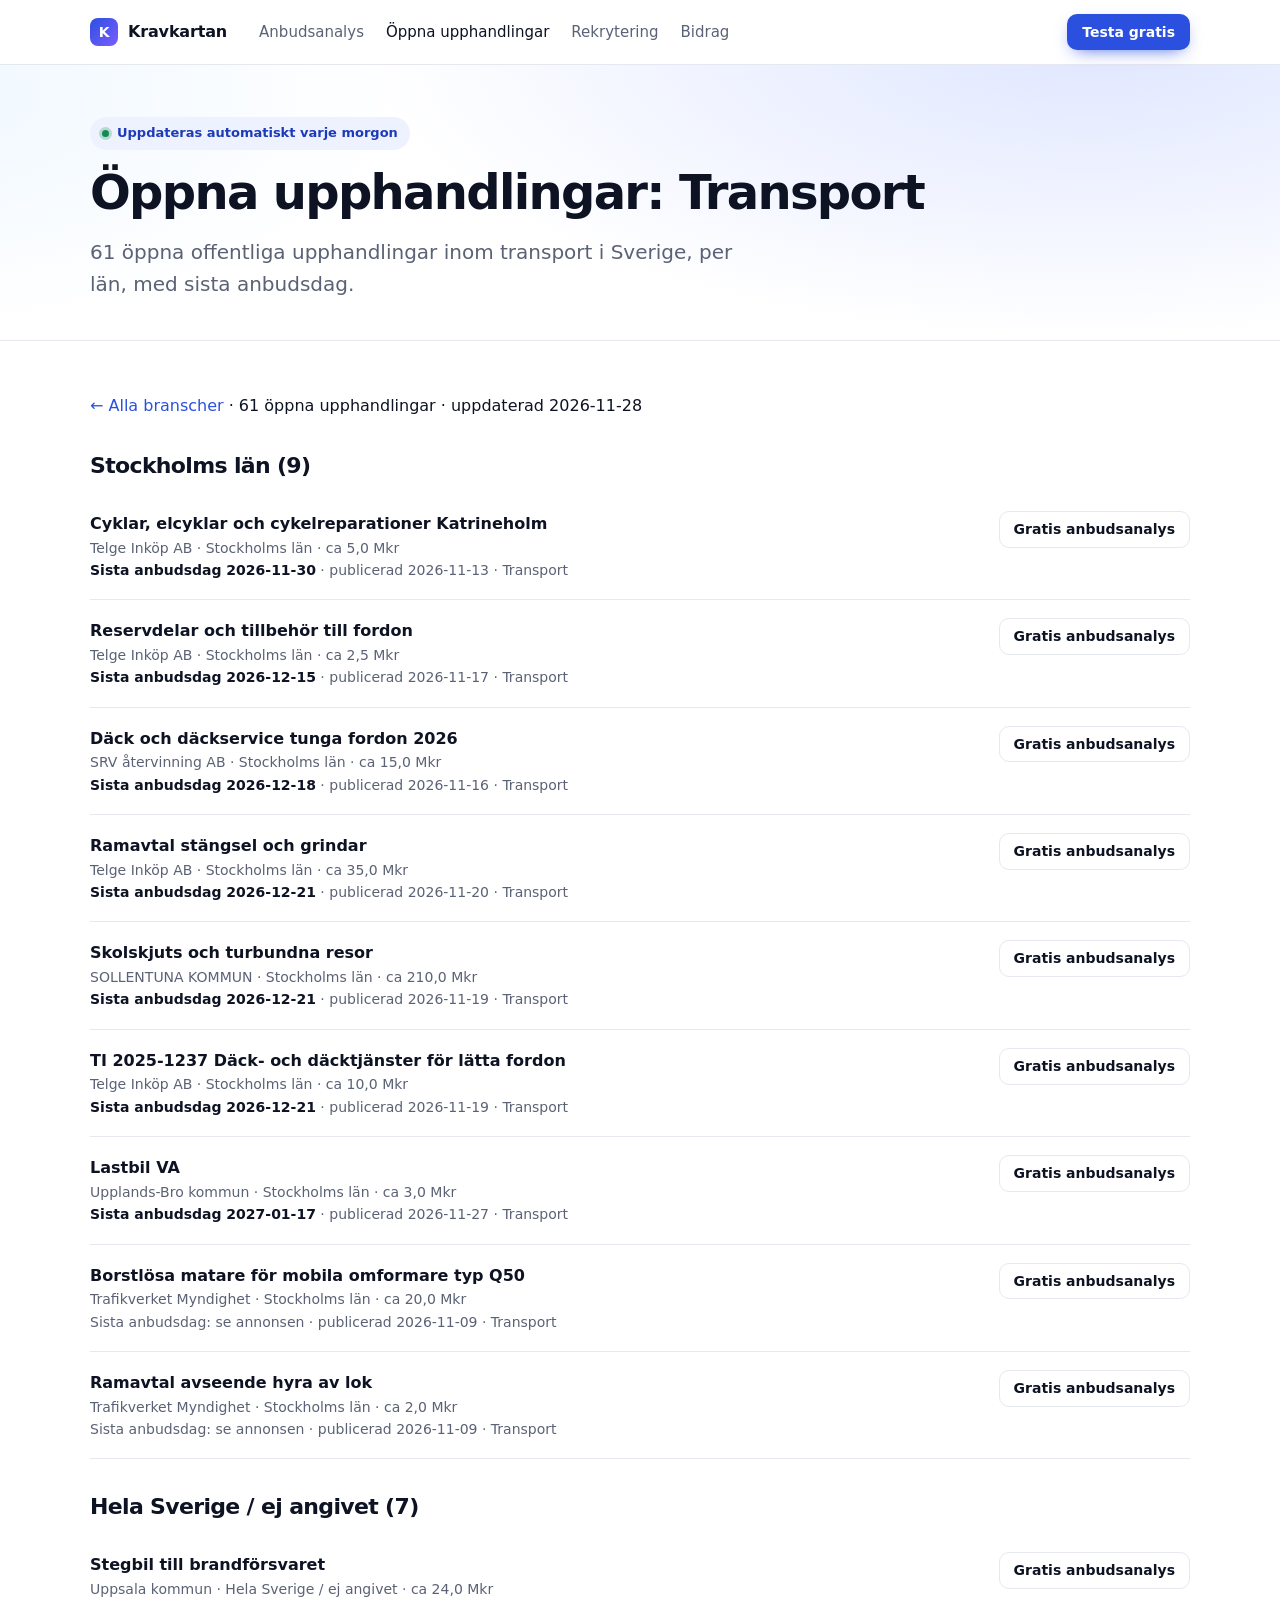
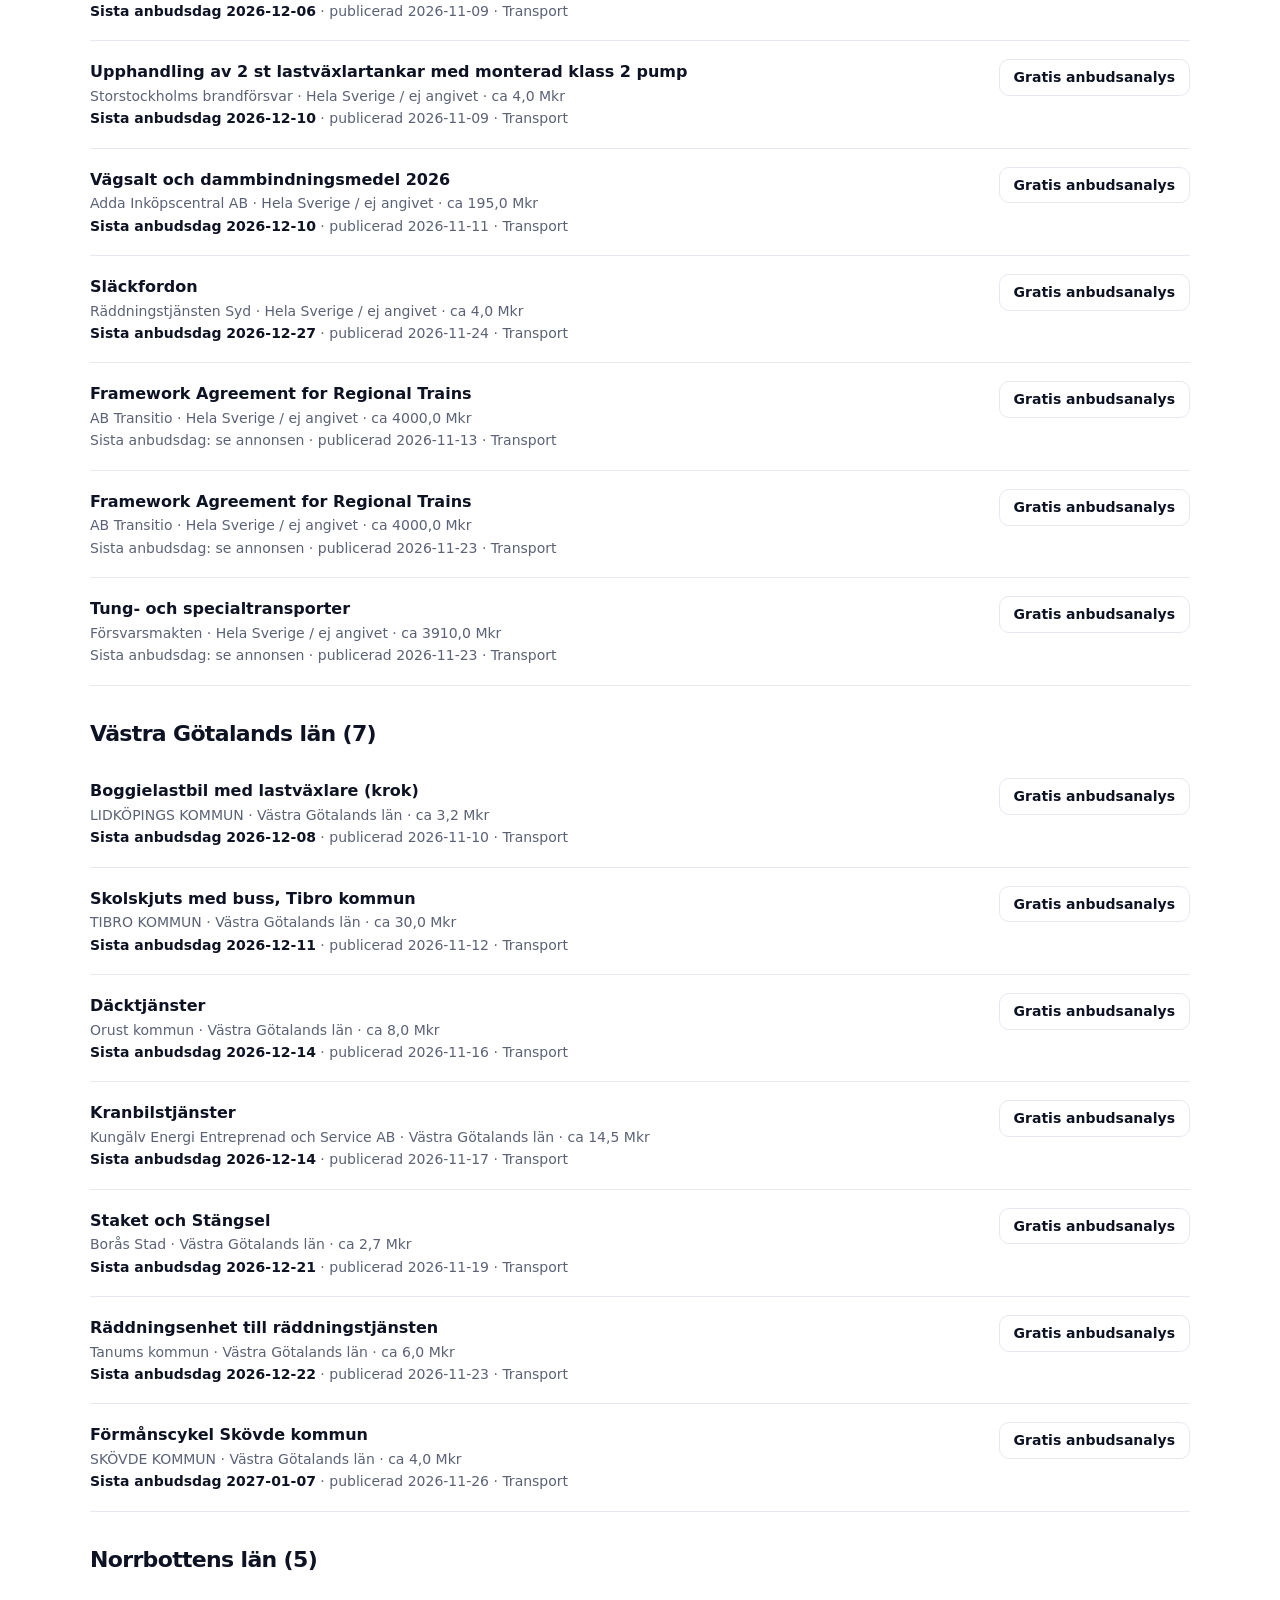
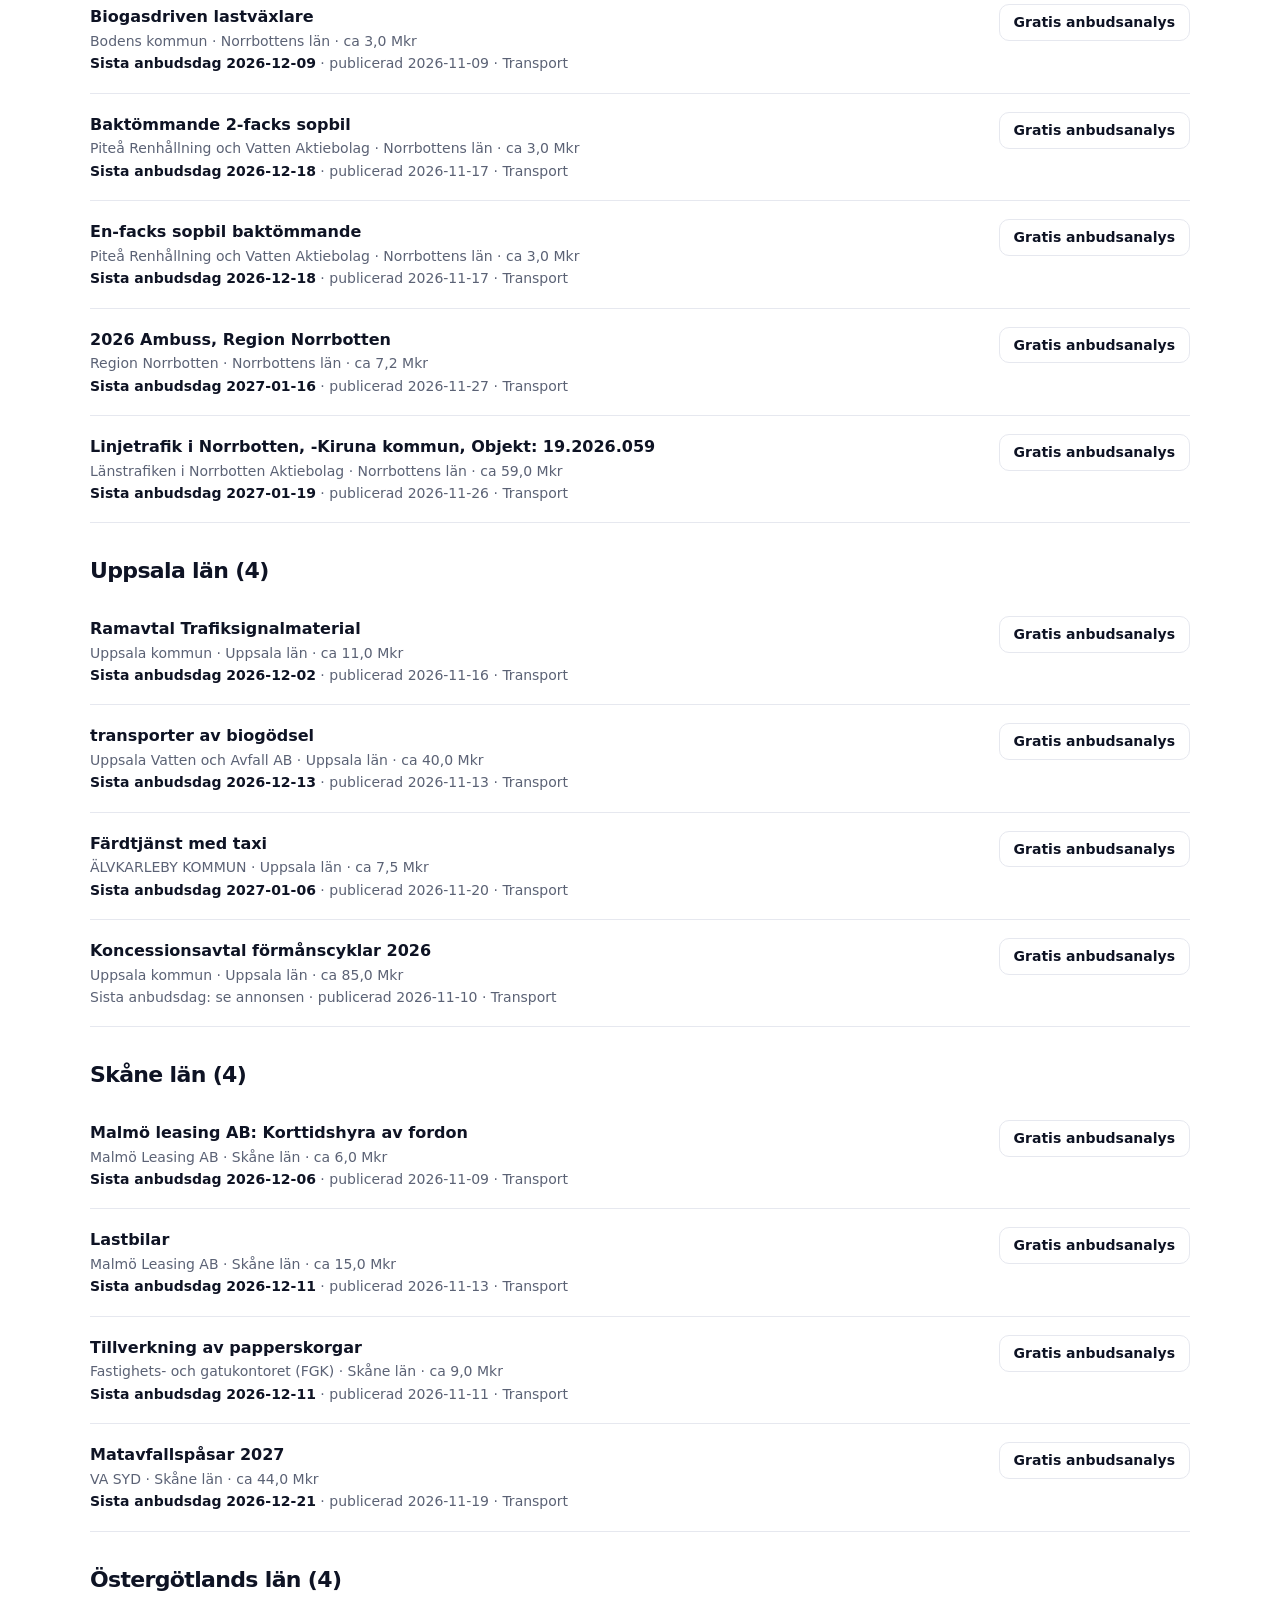
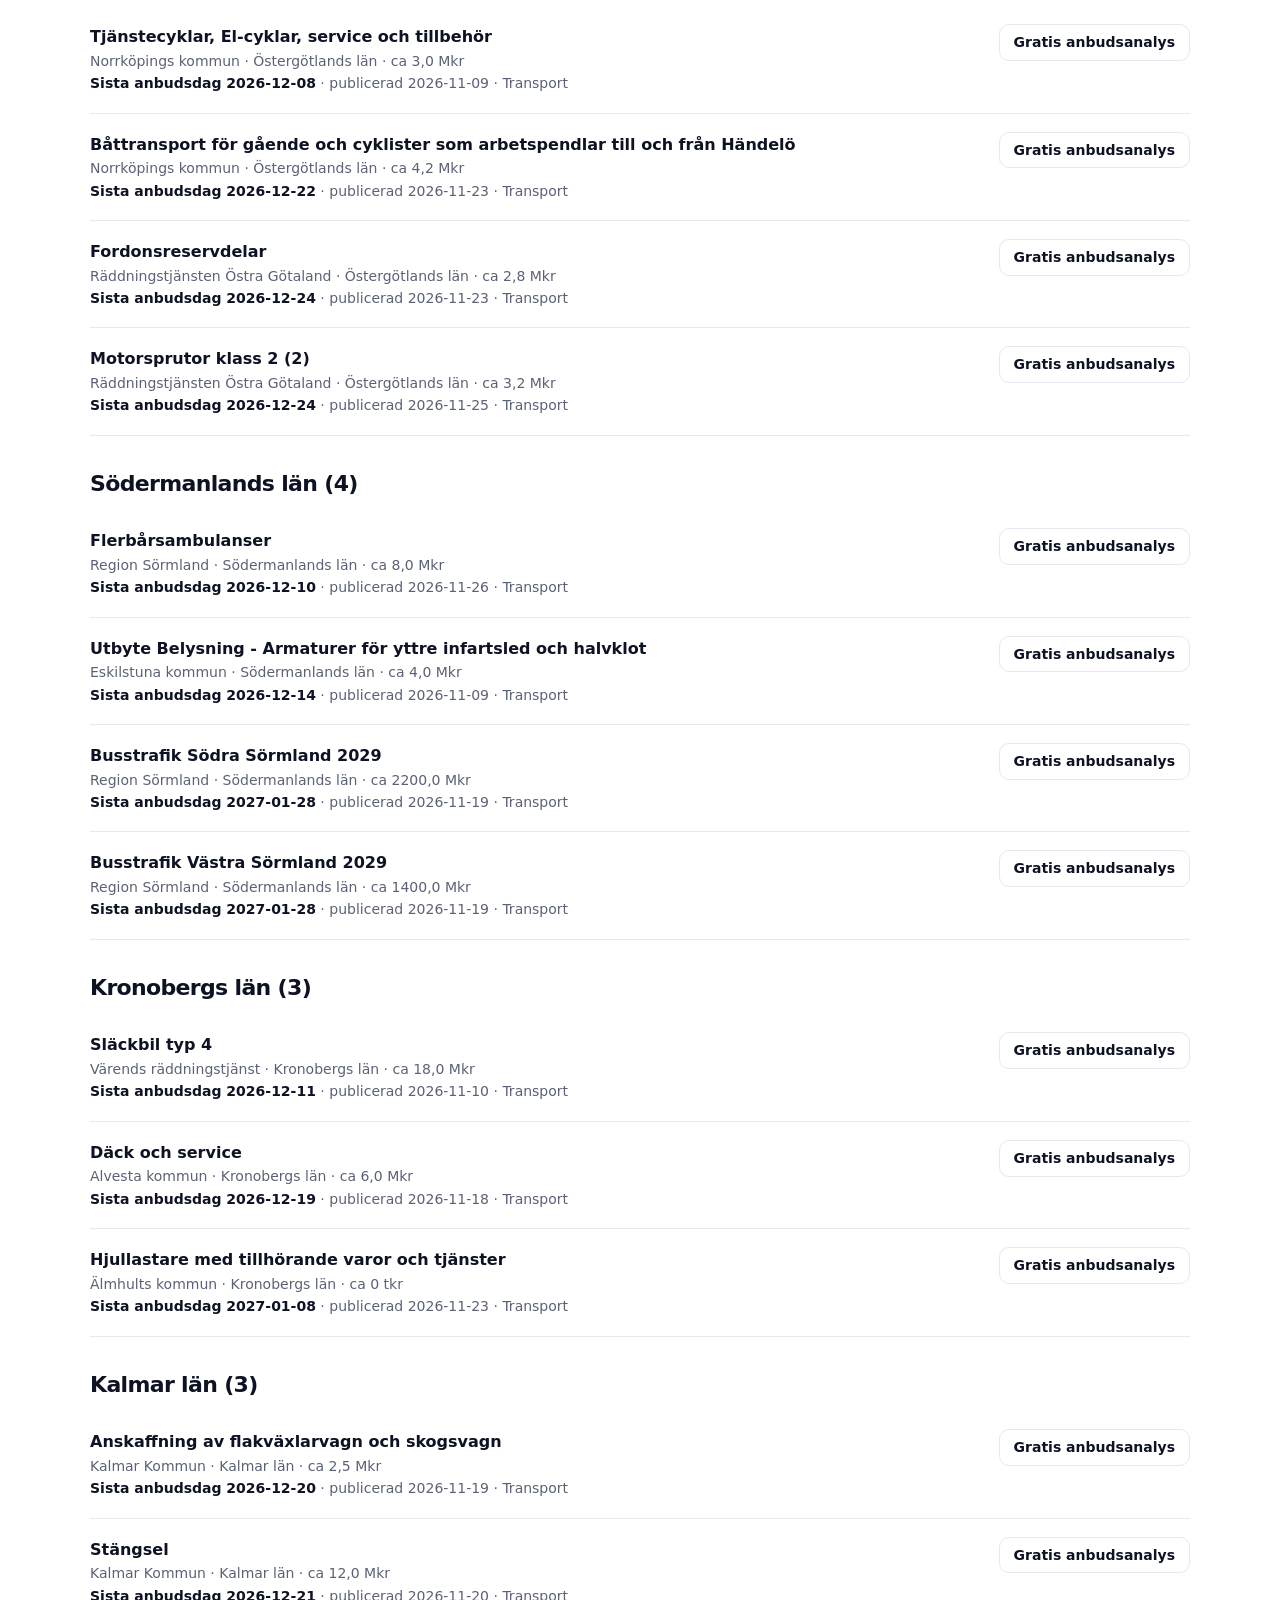
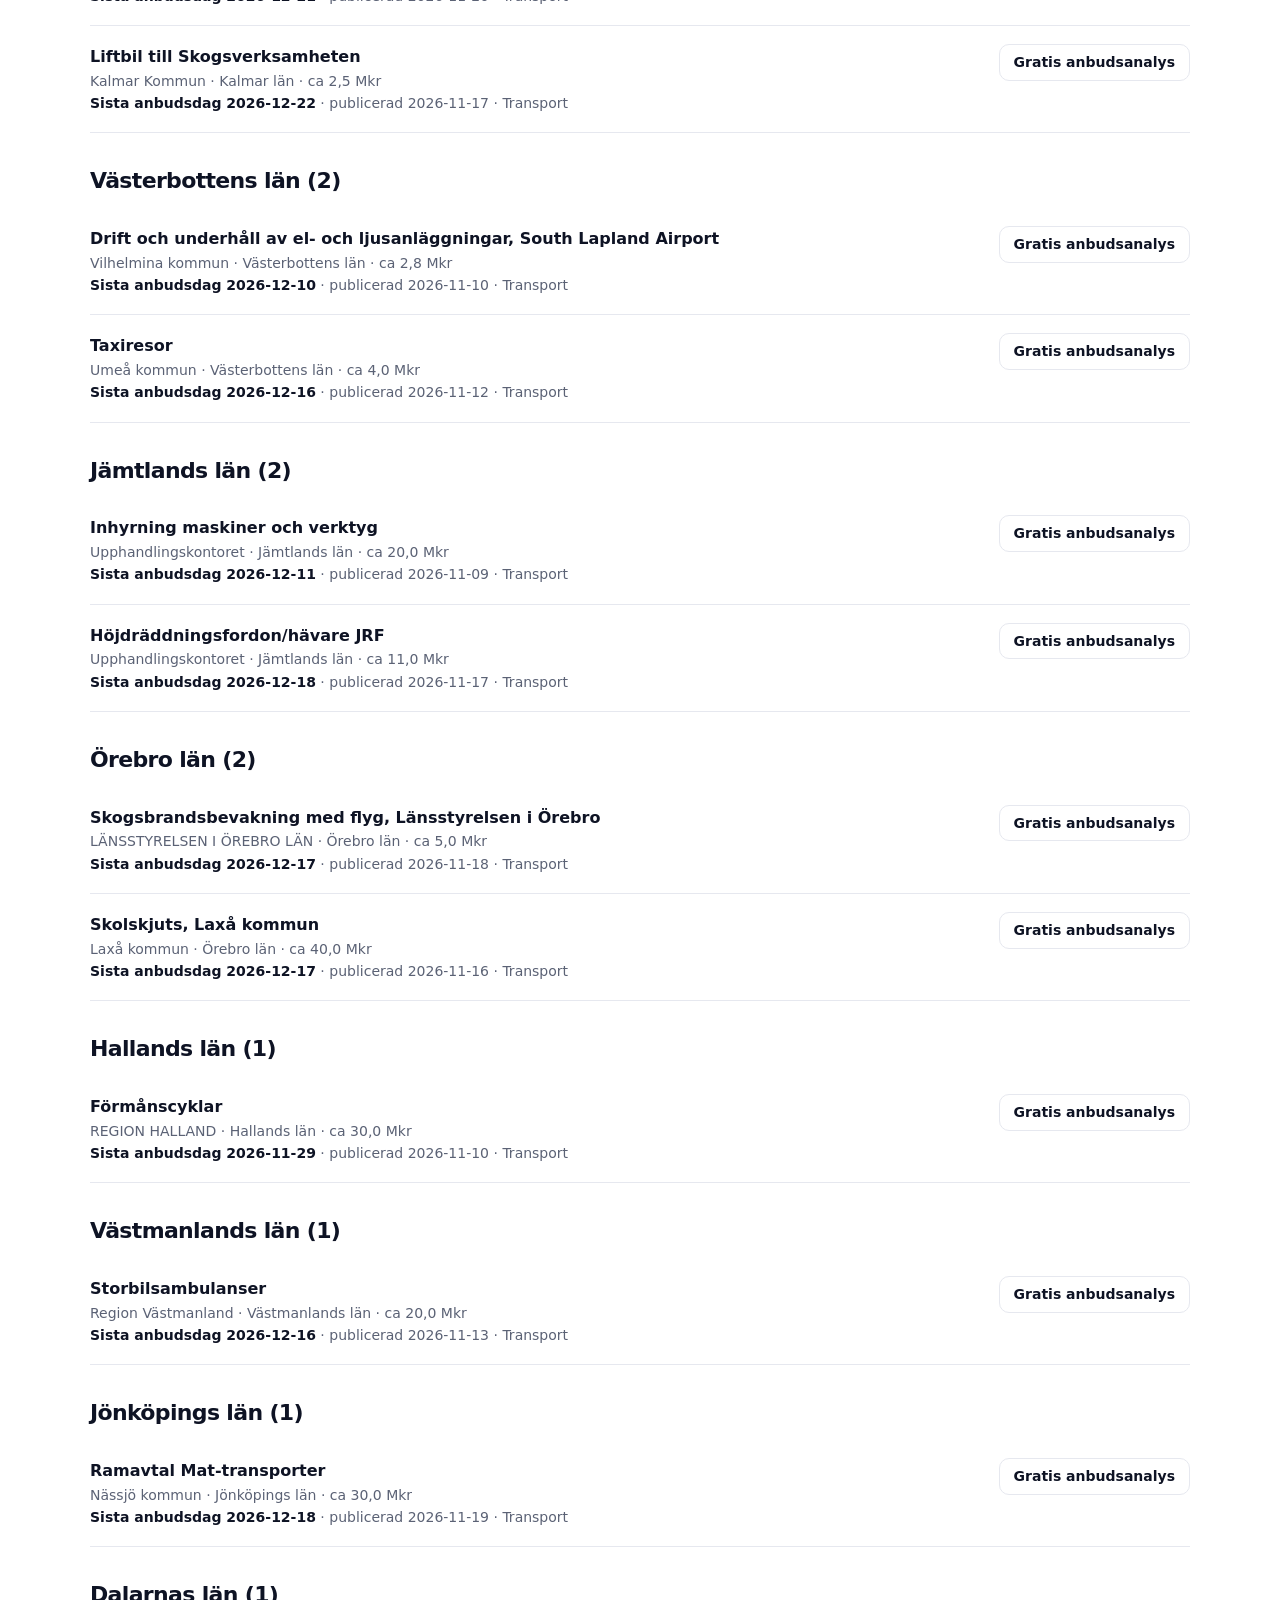
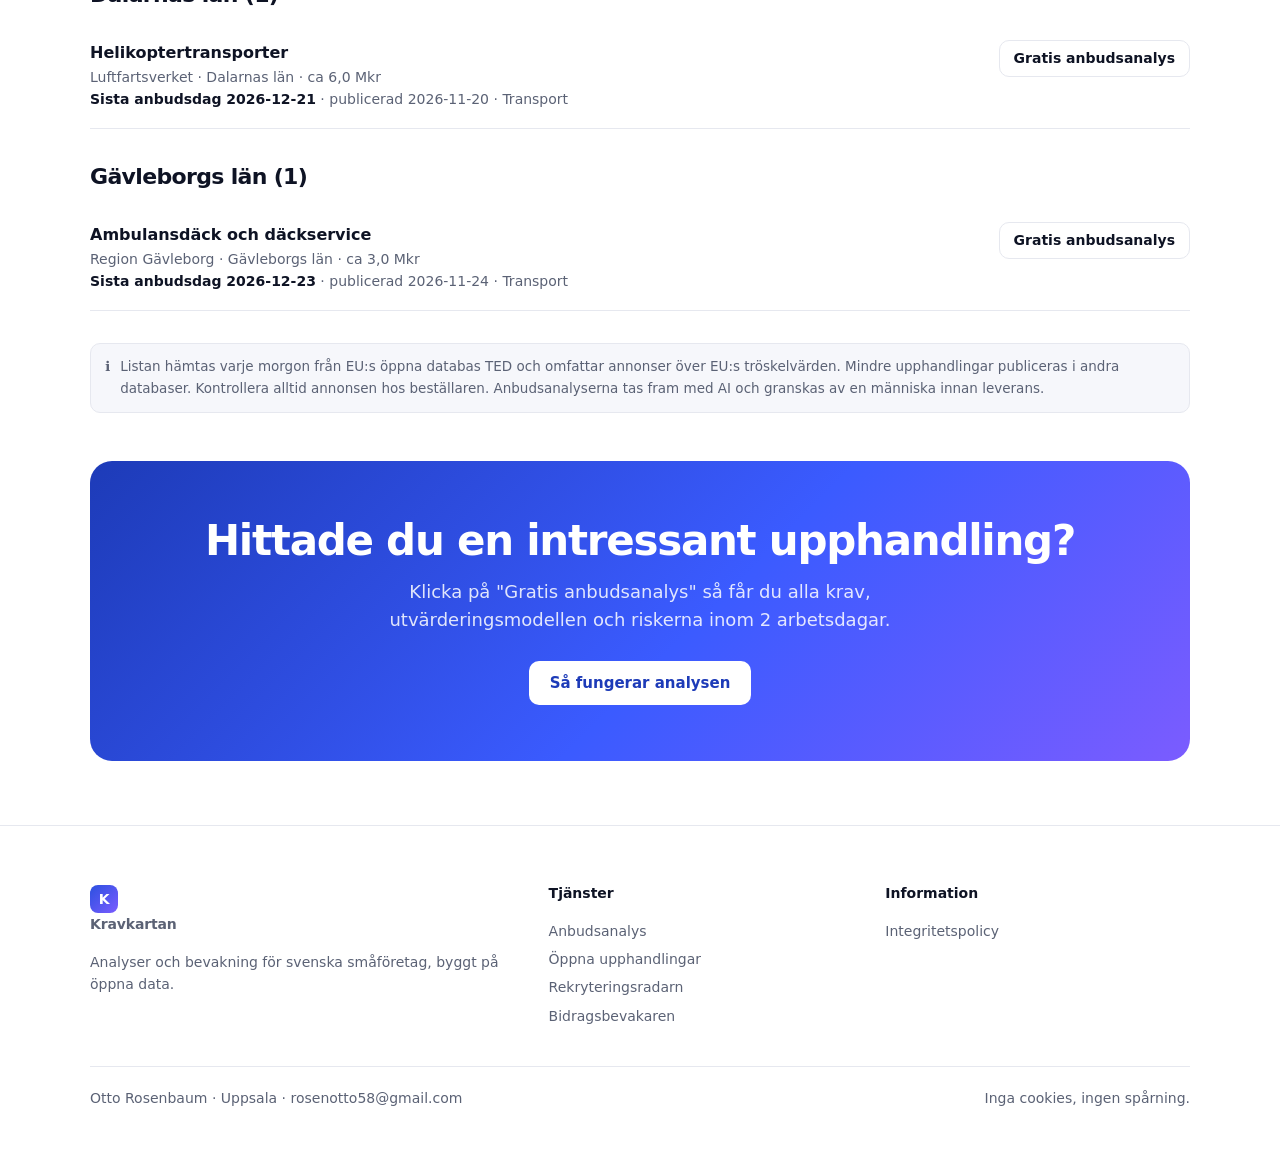
<file: bevakning/transport.html>
<!doctype html>
<html lang="sv"><head><meta charset="utf-8"><meta name="viewport" content="width=device-width, initial-scale=1">
<title>Öppna upphandlingar: Transport – Kravkartan</title><meta name="description" content="61 öppna offentliga upphandlingar inom transport i Sverige, per län, med sista anbudsdag.">
<link rel="stylesheet" href="../style.css?v=3"></head>
<body>
<nav class="nav"><div class="wrap">
  <a class="logo" href="../"><span class="logo-mark">K</span>Kravkartan</a>
  <div class="nav-links"><a href="../upphandling/">Anbudsanalys</a><a href="../bevakning/" aria-current="page">Öppna upphandlingar</a>
    <a href="../rekrytering/">Rekrytering</a><a href="../bidrag/">Bidrag</a></div>
  <a class="btn btn-primary btn-sm nav-cta" href="../upphandling/">Testa gratis</a>
</div></nav>
<header class="hero" style="padding:52px 0 40px"><div class="wrap" style="display:block">
  <span class="pill"><span class="dot"></span>Uppdateras automatiskt varje morgon</span>
  <h1 style="font-size:clamp(32px,4.4vw,48px)">Öppna upphandlingar: Transport</h1><p class="lead" style="margin:0">61 öppna offentliga upphandlingar inom transport i Sverige, per län, med sista anbudsdag.</p>
</div></header>
<main><div class="wrap" style="padding-top:36px;padding-bottom:64px"><p><a href="index.html">← Alla branscher</a> · 61 öppna upphandlingar · uppdaterad 2026-11-28</p><h2 style="font-size:22px;margin-top:36px">Stockholms län (9)</h2><div class="list-item"><div><a class="t" href="https://ted.europa.eu/sv/notice/-/detail/790086-2026" rel="noopener">Cyklar, elcyklar och cykelreparationer Katrineholm</a><div class="m">Telge Inköp AB · Stockholms län · ca 5,0 Mkr</div><div class="m"><span class="deadline">Sista anbudsdag 2026-11-30</span> · publicerad 2026-11-13 · Transport</div></div><a class="btn btn-secondary btn-sm" href="mailto:rosenotto58@gmail.com?subject=Gratis%20anbudsanalys%3A%20Cyklar%2C%20elcyklar%20och%20cykelreparationer%20Katrineholm%20%28790086-2026%29&body=Hej%21%0A%0AVi%20funderar%20p%C3%A5%20att%20l%C3%A4mna%20anbud%20i%3A%0ACyklar%2C%20elcyklar%20och%20cykelreparationer%20Katrineholm%0ATelge%20Ink%C3%B6p%20AB%0ATED%3A%20https%3A//ted.europa.eu/sv/notice/-/detail/790086-2026%0A%0AVi%20vill%20g%C3%A4rna%20ha%20en%20gratis%20pilotanalys%20%28kravmatris%2C%20skall-krav%2C%20utv%C3%A4rderingsmodell%2C%20risker%29.%0AF%C3%B6retag%3A%0AKontaktperson%3A%0A%0A%28k%C3%A4lla%3A%20bevakning%29">Gratis anbudsanalys</a></div><div class="list-item"><div><a class="t" href="https://ted.europa.eu/sv/notice/-/detail/796912-2026" rel="noopener">Reservdelar och tillbehör till fordon</a><div class="m">Telge Inköp AB · Stockholms län · ca 2,5 Mkr</div><div class="m"><span class="deadline">Sista anbudsdag 2026-12-15</span> · publicerad 2026-11-17 · Transport</div></div><a class="btn btn-secondary btn-sm" href="mailto:rosenotto58@gmail.com?subject=Gratis%20anbudsanalys%3A%20Reservdelar%20och%20tillbeh%C3%B6r%20till%20fordon%20%28796912-2026%29&body=Hej%21%0A%0AVi%20funderar%20p%C3%A5%20att%20l%C3%A4mna%20anbud%20i%3A%0AReservdelar%20och%20tillbeh%C3%B6r%20till%20fordon%0ATelge%20Ink%C3%B6p%20AB%0ATED%3A%20https%3A//ted.europa.eu/sv/notice/-/detail/796912-2026%0A%0AVi%20vill%20g%C3%A4rna%20ha%20en%20gratis%20pilotanalys%20%28kravmatris%2C%20skall-krav%2C%20utv%C3%A4rderingsmodell%2C%20risker%29.%0AF%C3%B6retag%3A%0AKontaktperson%3A%0A%0A%28k%C3%A4lla%3A%20bevakning%29">Gratis anbudsanalys</a></div><div class="list-item"><div><a class="t" href="https://ted.europa.eu/sv/notice/-/detail/794597-2026" rel="noopener">Däck och däckservice tunga fordon 2026</a><div class="m">SRV återvinning AB · Stockholms län · ca 15,0 Mkr</div><div class="m"><span class="deadline">Sista anbudsdag 2026-12-18</span> · publicerad 2026-11-16 · Transport</div></div><a class="btn btn-secondary btn-sm" href="mailto:rosenotto58@gmail.com?subject=Gratis%20anbudsanalys%3A%20D%C3%A4ck%20och%20d%C3%A4ckservice%20tunga%20fordon%202026%20%28794597-2026%29&body=Hej%21%0A%0AVi%20funderar%20p%C3%A5%20att%20l%C3%A4mna%20anbud%20i%3A%0AD%C3%A4ck%20och%20d%C3%A4ckservice%20tunga%20fordon%202026%0ASRV%20%C3%A5tervinning%20AB%0ATED%3A%20https%3A//ted.europa.eu/sv/notice/-/detail/794597-2026%0A%0AVi%20vill%20g%C3%A4rna%20ha%20en%20gratis%20pilotanalys%20%28kravmatris%2C%20skall-krav%2C%20utv%C3%A4rderingsmodell%2C%20risker%29.%0AF%C3%B6retag%3A%0AKontaktperson%3A%0A%0A%28k%C3%A4lla%3A%20bevakning%29">Gratis anbudsanalys</a></div><div class="list-item"><div><a class="t" href="https://ted.europa.eu/sv/notice/-/detail/810376-2026" rel="noopener">Ramavtal stängsel och grindar</a><div class="m">Telge Inköp AB · Stockholms län · ca 35,0 Mkr</div><div class="m"><span class="deadline">Sista anbudsdag 2026-12-21</span> · publicerad 2026-11-20 · Transport</div></div><a class="btn btn-secondary btn-sm" href="mailto:rosenotto58@gmail.com?subject=Gratis%20anbudsanalys%3A%20Ramavtal%20st%C3%A4ngsel%20och%20grindar%20%28810376-2026%29&body=Hej%21%0A%0AVi%20funderar%20p%C3%A5%20att%20l%C3%A4mna%20anbud%20i%3A%0ARamavtal%20st%C3%A4ngsel%20och%20grindar%0ATelge%20Ink%C3%B6p%20AB%0ATED%3A%20https%3A//ted.europa.eu/sv/notice/-/detail/810376-2026%0A%0AVi%20vill%20g%C3%A4rna%20ha%20en%20gratis%20pilotanalys%20%28kravmatris%2C%20skall-krav%2C%20utv%C3%A4rderingsmodell%2C%20risker%29.%0AF%C3%B6retag%3A%0AKontaktperson%3A%0A%0A%28k%C3%A4lla%3A%20bevakning%29">Gratis anbudsanalys</a></div><div class="list-item"><div><a class="t" href="https://ted.europa.eu/sv/notice/-/detail/805563-2026" rel="noopener">Skolskjuts och turbundna resor</a><div class="m">SOLLENTUNA KOMMUN · Stockholms län · ca 210,0 Mkr</div><div class="m"><span class="deadline">Sista anbudsdag 2026-12-21</span> · publicerad 2026-11-19 · Transport</div></div><a class="btn btn-secondary btn-sm" href="mailto:rosenotto58@gmail.com?subject=Gratis%20anbudsanalys%3A%20Skolskjuts%20och%20turbundna%20resor%20%28805563-2026%29&body=Hej%21%0A%0AVi%20funderar%20p%C3%A5%20att%20l%C3%A4mna%20anbud%20i%3A%0ASkolskjuts%20och%20turbundna%20resor%0ASOLLENTUNA%20KOMMUN%0ATED%3A%20https%3A//ted.europa.eu/sv/notice/-/detail/805563-2026%0A%0AVi%20vill%20g%C3%A4rna%20ha%20en%20gratis%20pilotanalys%20%28kravmatris%2C%20skall-krav%2C%20utv%C3%A4rderingsmodell%2C%20risker%29.%0AF%C3%B6retag%3A%0AKontaktperson%3A%0A%0A%28k%C3%A4lla%3A%20bevakning%29">Gratis anbudsanalys</a></div><div class="list-item"><div><a class="t" href="https://ted.europa.eu/sv/notice/-/detail/806485-2026" rel="noopener">TI 2025-1237 Däck- och däcktjänster för lätta fordon</a><div class="m">Telge Inköp AB · Stockholms län · ca 10,0 Mkr</div><div class="m"><span class="deadline">Sista anbudsdag 2026-12-21</span> · publicerad 2026-11-19 · Transport</div></div><a class="btn btn-secondary btn-sm" href="mailto:rosenotto58@gmail.com?subject=Gratis%20anbudsanalys%3A%20TI%202025-1237%20D%C3%A4ck-%20och%20d%C3%A4cktj%C3%A4nster%20f%C3%B6r%20l%C3%A4tta%20fordon%20%28806485-2026%29&body=Hej%21%0A%0AVi%20funderar%20p%C3%A5%20att%20l%C3%A4mna%20anbud%20i%3A%0ATI%202025-1237%20D%C3%A4ck-%20och%20d%C3%A4cktj%C3%A4nster%20f%C3%B6r%20l%C3%A4tta%20fordon%0ATelge%20Ink%C3%B6p%20AB%0ATED%3A%20https%3A//ted.europa.eu/sv/notice/-/detail/806485-2026%0A%0AVi%20vill%20g%C3%A4rna%20ha%20en%20gratis%20pilotanalys%20%28kravmatris%2C%20skall-krav%2C%20utv%C3%A4rderingsmodell%2C%20risker%29.%0AF%C3%B6retag%3A%0AKontaktperson%3A%0A%0A%28k%C3%A4lla%3A%20bevakning%29">Gratis anbudsanalys</a></div><div class="list-item"><div><a class="t" href="https://ted.europa.eu/sv/notice/-/detail/827620-2026" rel="noopener">Lastbil VA</a><div class="m">Upplands-Bro kommun · Stockholms län · ca 3,0 Mkr</div><div class="m"><span class="deadline">Sista anbudsdag 2027-01-17</span> · publicerad 2026-11-27 · Transport</div></div><a class="btn btn-secondary btn-sm" href="mailto:rosenotto58@gmail.com?subject=Gratis%20anbudsanalys%3A%20Lastbil%20VA%20%28827620-2026%29&body=Hej%21%0A%0AVi%20funderar%20p%C3%A5%20att%20l%C3%A4mna%20anbud%20i%3A%0ALastbil%20VA%0AUpplands-Bro%20kommun%0ATED%3A%20https%3A//ted.europa.eu/sv/notice/-/detail/827620-2026%0A%0AVi%20vill%20g%C3%A4rna%20ha%20en%20gratis%20pilotanalys%20%28kravmatris%2C%20skall-krav%2C%20utv%C3%A4rderingsmodell%2C%20risker%29.%0AF%C3%B6retag%3A%0AKontaktperson%3A%0A%0A%28k%C3%A4lla%3A%20bevakning%29">Gratis anbudsanalys</a></div><div class="list-item"><div><a class="t" href="https://ted.europa.eu/sv/notice/-/detail/775749-2026" rel="noopener">Borstlösa matare för mobila omformare typ Q50</a><div class="m">Trafikverket Myndighet · Stockholms län · ca 20,0 Mkr</div><div class="m">Sista anbudsdag: se annonsen · publicerad 2026-11-09 · Transport</div></div><a class="btn btn-secondary btn-sm" href="mailto:rosenotto58@gmail.com?subject=Gratis%20anbudsanalys%3A%20Borstl%C3%B6sa%20matare%20f%C3%B6r%20mobila%20omformare%20typ%20Q50%20%28775749-2026%29&body=Hej%21%0A%0AVi%20funderar%20p%C3%A5%20att%20l%C3%A4mna%20anbud%20i%3A%0ABorstl%C3%B6sa%20matare%20f%C3%B6r%20mobila%20omformare%20typ%20Q50%0ATrafikverket%20Myndighet%0ATED%3A%20https%3A//ted.europa.eu/sv/notice/-/detail/775749-2026%0A%0AVi%20vill%20g%C3%A4rna%20ha%20en%20gratis%20pilotanalys%20%28kravmatris%2C%20skall-krav%2C%20utv%C3%A4rderingsmodell%2C%20risker%29.%0AF%C3%B6retag%3A%0AKontaktperson%3A%0A%0A%28k%C3%A4lla%3A%20bevakning%29">Gratis anbudsanalys</a></div><div class="list-item"><div><a class="t" href="https://ted.europa.eu/sv/notice/-/detail/775542-2026" rel="noopener">Ramavtal avseende hyra av lok</a><div class="m">Trafikverket Myndighet · Stockholms län · ca 2,0 Mkr</div><div class="m">Sista anbudsdag: se annonsen · publicerad 2026-11-09 · Transport</div></div><a class="btn btn-secondary btn-sm" href="mailto:rosenotto58@gmail.com?subject=Gratis%20anbudsanalys%3A%20Ramavtal%20avseende%20hyra%20av%20lok%20%28775542-2026%29&body=Hej%21%0A%0AVi%20funderar%20p%C3%A5%20att%20l%C3%A4mna%20anbud%20i%3A%0ARamavtal%20avseende%20hyra%20av%20lok%0ATrafikverket%20Myndighet%0ATED%3A%20https%3A//ted.europa.eu/sv/notice/-/detail/775542-2026%0A%0AVi%20vill%20g%C3%A4rna%20ha%20en%20gratis%20pilotanalys%20%28kravmatris%2C%20skall-krav%2C%20utv%C3%A4rderingsmodell%2C%20risker%29.%0AF%C3%B6retag%3A%0AKontaktperson%3A%0A%0A%28k%C3%A4lla%3A%20bevakning%29">Gratis anbudsanalys</a></div><h2 style="font-size:22px;margin-top:36px">Hela Sverige / ej angivet (7)</h2><div class="list-item"><div><a class="t" href="https://ted.europa.eu/sv/notice/-/detail/778723-2026" rel="noopener">Stegbil till brandförsvaret</a><div class="m">Uppsala kommun · Hela Sverige / ej angivet · ca 24,0 Mkr</div><div class="m"><span class="deadline">Sista anbudsdag 2026-12-06</span> · publicerad 2026-11-09 · Transport</div></div><a class="btn btn-secondary btn-sm" href="mailto:rosenotto58@gmail.com?subject=Gratis%20anbudsanalys%3A%20Stegbil%20till%20brandf%C3%B6rsvaret%20%28778723-2026%29&body=Hej%21%0A%0AVi%20funderar%20p%C3%A5%20att%20l%C3%A4mna%20anbud%20i%3A%0AStegbil%20till%20brandf%C3%B6rsvaret%0AUppsala%20kommun%0ATED%3A%20https%3A//ted.europa.eu/sv/notice/-/detail/778723-2026%0A%0AVi%20vill%20g%C3%A4rna%20ha%20en%20gratis%20pilotanalys%20%28kravmatris%2C%20skall-krav%2C%20utv%C3%A4rderingsmodell%2C%20risker%29.%0AF%C3%B6retag%3A%0AKontaktperson%3A%0A%0A%28k%C3%A4lla%3A%20bevakning%29">Gratis anbudsanalys</a></div><div class="list-item"><div><a class="t" href="https://ted.europa.eu/sv/notice/-/detail/777411-2026" rel="noopener">Upphandling av 2 st lastväxlartankar med monterad klass 2 pump</a><div class="m">Storstockholms brandförsvar · Hela Sverige / ej angivet · ca 4,0 Mkr</div><div class="m"><span class="deadline">Sista anbudsdag 2026-12-10</span> · publicerad 2026-11-09 · Transport</div></div><a class="btn btn-secondary btn-sm" href="mailto:rosenotto58@gmail.com?subject=Gratis%20anbudsanalys%3A%20Upphandling%20av%202%20st%20lastv%C3%A4xlartankar%20med%20monterad%20klass%202%20pump%20%28777411-2026%29&body=Hej%21%0A%0AVi%20funderar%20p%C3%A5%20att%20l%C3%A4mna%20anbud%20i%3A%0AUpphandling%20av%202%20st%20lastv%C3%A4xlartankar%20med%20monterad%20klass%202%20pump%0AStorstockholms%20brandf%C3%B6rsvar%0ATED%3A%20https%3A//ted.europa.eu/sv/notice/-/detail/777411-2026%0A%0AVi%20vill%20g%C3%A4rna%20ha%20en%20gratis%20pilotanalys%20%28kravmatris%2C%20skall-krav%2C%20utv%C3%A4rderingsmodell%2C%20risker%29.%0AF%C3%B6retag%3A%0AKontaktperson%3A%0A%0A%28k%C3%A4lla%3A%20bevakning%29">Gratis anbudsanalys</a></div><div class="list-item"><div><a class="t" href="https://ted.europa.eu/sv/notice/-/detail/786166-2026" rel="noopener">Vägsalt och dammbindningsmedel 2026</a><div class="m">Adda Inköpscentral AB · Hela Sverige / ej angivet · ca 195,0 Mkr</div><div class="m"><span class="deadline">Sista anbudsdag 2026-12-10</span> · publicerad 2026-11-11 · Transport</div></div><a class="btn btn-secondary btn-sm" href="mailto:rosenotto58@gmail.com?subject=Gratis%20anbudsanalys%3A%20V%C3%A4gsalt%20och%20dammbindningsmedel%202026%20%28786166-2026%29&body=Hej%21%0A%0AVi%20funderar%20p%C3%A5%20att%20l%C3%A4mna%20anbud%20i%3A%0AV%C3%A4gsalt%20och%20dammbindningsmedel%202026%0AAdda%20Ink%C3%B6pscentral%20AB%0ATED%3A%20https%3A//ted.europa.eu/sv/notice/-/detail/786166-2026%0A%0AVi%20vill%20g%C3%A4rna%20ha%20en%20gratis%20pilotanalys%20%28kravmatris%2C%20skall-krav%2C%20utv%C3%A4rderingsmodell%2C%20risker%29.%0AF%C3%B6retag%3A%0AKontaktperson%3A%0A%0A%28k%C3%A4lla%3A%20bevakning%29">Gratis anbudsanalys</a></div><div class="list-item"><div><a class="t" href="https://ted.europa.eu/sv/notice/-/detail/814569-2026" rel="noopener">Släckfordon</a><div class="m">Räddningstjänsten Syd · Hela Sverige / ej angivet · ca 4,0 Mkr</div><div class="m"><span class="deadline">Sista anbudsdag 2026-12-27</span> · publicerad 2026-11-24 · Transport</div></div><a class="btn btn-secondary btn-sm" href="mailto:rosenotto58@gmail.com?subject=Gratis%20anbudsanalys%3A%20Sl%C3%A4ckfordon%20%28814569-2026%29&body=Hej%21%0A%0AVi%20funderar%20p%C3%A5%20att%20l%C3%A4mna%20anbud%20i%3A%0ASl%C3%A4ckfordon%0AR%C3%A4ddningstj%C3%A4nsten%20Syd%0ATED%3A%20https%3A//ted.europa.eu/sv/notice/-/detail/814569-2026%0A%0AVi%20vill%20g%C3%A4rna%20ha%20en%20gratis%20pilotanalys%20%28kravmatris%2C%20skall-krav%2C%20utv%C3%A4rderingsmodell%2C%20risker%29.%0AF%C3%B6retag%3A%0AKontaktperson%3A%0A%0A%28k%C3%A4lla%3A%20bevakning%29">Gratis anbudsanalys</a></div><div class="list-item"><div><a class="t" href="https://ted.europa.eu/sv/notice/-/detail/791606-2026" rel="noopener">Framework Agreement for Regional Trains</a><div class="m">AB Transitio · Hela Sverige / ej angivet · ca 4000,0 Mkr</div><div class="m">Sista anbudsdag: se annonsen · publicerad 2026-11-13 · Transport</div></div><a class="btn btn-secondary btn-sm" href="mailto:rosenotto58@gmail.com?subject=Gratis%20anbudsanalys%3A%20Framework%20Agreement%20for%20Regional%20Trains%20%28791606-2026%29&body=Hej%21%0A%0AVi%20funderar%20p%C3%A5%20att%20l%C3%A4mna%20anbud%20i%3A%0AFramework%20Agreement%20for%20Regional%20Trains%0AAB%20Transitio%0ATED%3A%20https%3A//ted.europa.eu/sv/notice/-/detail/791606-2026%0A%0AVi%20vill%20g%C3%A4rna%20ha%20en%20gratis%20pilotanalys%20%28kravmatris%2C%20skall-krav%2C%20utv%C3%A4rderingsmodell%2C%20risker%29.%0AF%C3%B6retag%3A%0AKontaktperson%3A%0A%0A%28k%C3%A4lla%3A%20bevakning%29">Gratis anbudsanalys</a></div><div class="list-item"><div><a class="t" href="https://ted.europa.eu/sv/notice/-/detail/811653-2026" rel="noopener">Framework Agreement for Regional Trains</a><div class="m">AB Transitio · Hela Sverige / ej angivet · ca 4000,0 Mkr</div><div class="m">Sista anbudsdag: se annonsen · publicerad 2026-11-23 · Transport</div></div><a class="btn btn-secondary btn-sm" href="mailto:rosenotto58@gmail.com?subject=Gratis%20anbudsanalys%3A%20Framework%20Agreement%20for%20Regional%20Trains%20%28811653-2026%29&body=Hej%21%0A%0AVi%20funderar%20p%C3%A5%20att%20l%C3%A4mna%20anbud%20i%3A%0AFramework%20Agreement%20for%20Regional%20Trains%0AAB%20Transitio%0ATED%3A%20https%3A//ted.europa.eu/sv/notice/-/detail/811653-2026%0A%0AVi%20vill%20g%C3%A4rna%20ha%20en%20gratis%20pilotanalys%20%28kravmatris%2C%20skall-krav%2C%20utv%C3%A4rderingsmodell%2C%20risker%29.%0AF%C3%B6retag%3A%0AKontaktperson%3A%0A%0A%28k%C3%A4lla%3A%20bevakning%29">Gratis anbudsanalys</a></div><div class="list-item"><div><a class="t" href="https://ted.europa.eu/sv/notice/-/detail/812331-2026" rel="noopener">Tung- och specialtransporter</a><div class="m">Försvarsmakten · Hela Sverige / ej angivet · ca 3910,0 Mkr</div><div class="m">Sista anbudsdag: se annonsen · publicerad 2026-11-23 · Transport</div></div><a class="btn btn-secondary btn-sm" href="mailto:rosenotto58@gmail.com?subject=Gratis%20anbudsanalys%3A%20Tung-%20och%20specialtransporter%20%28812331-2026%29&body=Hej%21%0A%0AVi%20funderar%20p%C3%A5%20att%20l%C3%A4mna%20anbud%20i%3A%0ATung-%20och%20specialtransporter%0AF%C3%B6rsvarsmakten%0ATED%3A%20https%3A//ted.europa.eu/sv/notice/-/detail/812331-2026%0A%0AVi%20vill%20g%C3%A4rna%20ha%20en%20gratis%20pilotanalys%20%28kravmatris%2C%20skall-krav%2C%20utv%C3%A4rderingsmodell%2C%20risker%29.%0AF%C3%B6retag%3A%0AKontaktperson%3A%0A%0A%28k%C3%A4lla%3A%20bevakning%29">Gratis anbudsanalys</a></div><h2 style="font-size:22px;margin-top:36px">Västra Götalands län (7)</h2><div class="list-item"><div><a class="t" href="https://ted.europa.eu/sv/notice/-/detail/779833-2026" rel="noopener">Boggielastbil med lastväxlare (krok)</a><div class="m">LIDKÖPINGS KOMMUN · Västra Götalands län · ca 3,2 Mkr</div><div class="m"><span class="deadline">Sista anbudsdag 2026-12-08</span> · publicerad 2026-11-10 · Transport</div></div><a class="btn btn-secondary btn-sm" href="mailto:rosenotto58@gmail.com?subject=Gratis%20anbudsanalys%3A%20Boggielastbil%20med%20lastv%C3%A4xlare%20%28krok%29%20%28779833-2026%29&body=Hej%21%0A%0AVi%20funderar%20p%C3%A5%20att%20l%C3%A4mna%20anbud%20i%3A%0ABoggielastbil%20med%20lastv%C3%A4xlare%20%28krok%29%0ALIDK%C3%96PINGS%20KOMMUN%0ATED%3A%20https%3A//ted.europa.eu/sv/notice/-/detail/779833-2026%0A%0AVi%20vill%20g%C3%A4rna%20ha%20en%20gratis%20pilotanalys%20%28kravmatris%2C%20skall-krav%2C%20utv%C3%A4rderingsmodell%2C%20risker%29.%0AF%C3%B6retag%3A%0AKontaktperson%3A%0A%0A%28k%C3%A4lla%3A%20bevakning%29">Gratis anbudsanalys</a></div><div class="list-item"><div><a class="t" href="https://ted.europa.eu/sv/notice/-/detail/789236-2026" rel="noopener">Skolskjuts med buss, Tibro kommun</a><div class="m">TIBRO KOMMUN · Västra Götalands län · ca 30,0 Mkr</div><div class="m"><span class="deadline">Sista anbudsdag 2026-12-11</span> · publicerad 2026-11-12 · Transport</div></div><a class="btn btn-secondary btn-sm" href="mailto:rosenotto58@gmail.com?subject=Gratis%20anbudsanalys%3A%20Skolskjuts%20med%20buss%2C%20Tibro%20kommun%20%28789236-2026%29&body=Hej%21%0A%0AVi%20funderar%20p%C3%A5%20att%20l%C3%A4mna%20anbud%20i%3A%0ASkolskjuts%20med%20buss%2C%20Tibro%20kommun%0ATIBRO%20KOMMUN%0ATED%3A%20https%3A//ted.europa.eu/sv/notice/-/detail/789236-2026%0A%0AVi%20vill%20g%C3%A4rna%20ha%20en%20gratis%20pilotanalys%20%28kravmatris%2C%20skall-krav%2C%20utv%C3%A4rderingsmodell%2C%20risker%29.%0AF%C3%B6retag%3A%0AKontaktperson%3A%0A%0A%28k%C3%A4lla%3A%20bevakning%29">Gratis anbudsanalys</a></div><div class="list-item"><div><a class="t" href="https://ted.europa.eu/sv/notice/-/detail/794989-2026" rel="noopener">Däcktjänster</a><div class="m">Orust kommun · Västra Götalands län · ca 8,0 Mkr</div><div class="m"><span class="deadline">Sista anbudsdag 2026-12-14</span> · publicerad 2026-11-16 · Transport</div></div><a class="btn btn-secondary btn-sm" href="mailto:rosenotto58@gmail.com?subject=Gratis%20anbudsanalys%3A%20D%C3%A4cktj%C3%A4nster%20%28794989-2026%29&body=Hej%21%0A%0AVi%20funderar%20p%C3%A5%20att%20l%C3%A4mna%20anbud%20i%3A%0AD%C3%A4cktj%C3%A4nster%0AOrust%20kommun%0ATED%3A%20https%3A//ted.europa.eu/sv/notice/-/detail/794989-2026%0A%0AVi%20vill%20g%C3%A4rna%20ha%20en%20gratis%20pilotanalys%20%28kravmatris%2C%20skall-krav%2C%20utv%C3%A4rderingsmodell%2C%20risker%29.%0AF%C3%B6retag%3A%0AKontaktperson%3A%0A%0A%28k%C3%A4lla%3A%20bevakning%29">Gratis anbudsanalys</a></div><div class="list-item"><div><a class="t" href="https://ted.europa.eu/sv/notice/-/detail/799182-2026" rel="noopener">Kranbilstjänster</a><div class="m">Kungälv Energi Entreprenad och Service AB · Västra Götalands län · ca 14,5 Mkr</div><div class="m"><span class="deadline">Sista anbudsdag 2026-12-14</span> · publicerad 2026-11-17 · Transport</div></div><a class="btn btn-secondary btn-sm" href="mailto:rosenotto58@gmail.com?subject=Gratis%20anbudsanalys%3A%20Kranbilstj%C3%A4nster%20%28799182-2026%29&body=Hej%21%0A%0AVi%20funderar%20p%C3%A5%20att%20l%C3%A4mna%20anbud%20i%3A%0AKranbilstj%C3%A4nster%0AKung%C3%A4lv%20Energi%20Entreprenad%20och%20Service%20AB%0ATED%3A%20https%3A//ted.europa.eu/sv/notice/-/detail/799182-2026%0A%0AVi%20vill%20g%C3%A4rna%20ha%20en%20gratis%20pilotanalys%20%28kravmatris%2C%20skall-krav%2C%20utv%C3%A4rderingsmodell%2C%20risker%29.%0AF%C3%B6retag%3A%0AKontaktperson%3A%0A%0A%28k%C3%A4lla%3A%20bevakning%29">Gratis anbudsanalys</a></div><div class="list-item"><div><a class="t" href="https://ted.europa.eu/sv/notice/-/detail/806114-2026" rel="noopener">Staket och Stängsel</a><div class="m">Borås Stad · Västra Götalands län · ca 2,7 Mkr</div><div class="m"><span class="deadline">Sista anbudsdag 2026-12-21</span> · publicerad 2026-11-19 · Transport</div></div><a class="btn btn-secondary btn-sm" href="mailto:rosenotto58@gmail.com?subject=Gratis%20anbudsanalys%3A%20Staket%20och%20St%C3%A4ngsel%20%28806114-2026%29&body=Hej%21%0A%0AVi%20funderar%20p%C3%A5%20att%20l%C3%A4mna%20anbud%20i%3A%0AStaket%20och%20St%C3%A4ngsel%0ABor%C3%A5s%20Stad%0ATED%3A%20https%3A//ted.europa.eu/sv/notice/-/detail/806114-2026%0A%0AVi%20vill%20g%C3%A4rna%20ha%20en%20gratis%20pilotanalys%20%28kravmatris%2C%20skall-krav%2C%20utv%C3%A4rderingsmodell%2C%20risker%29.%0AF%C3%B6retag%3A%0AKontaktperson%3A%0A%0A%28k%C3%A4lla%3A%20bevakning%29">Gratis anbudsanalys</a></div><div class="list-item"><div><a class="t" href="https://ted.europa.eu/sv/notice/-/detail/813006-2026" rel="noopener">Räddningsenhet till räddningstjänsten</a><div class="m">Tanums kommun · Västra Götalands län · ca 6,0 Mkr</div><div class="m"><span class="deadline">Sista anbudsdag 2026-12-22</span> · publicerad 2026-11-23 · Transport</div></div><a class="btn btn-secondary btn-sm" href="mailto:rosenotto58@gmail.com?subject=Gratis%20anbudsanalys%3A%20R%C3%A4ddningsenhet%20till%20r%C3%A4ddningstj%C3%A4nsten%20%28813006-2026%29&body=Hej%21%0A%0AVi%20funderar%20p%C3%A5%20att%20l%C3%A4mna%20anbud%20i%3A%0AR%C3%A4ddningsenhet%20till%20r%C3%A4ddningstj%C3%A4nsten%0ATanums%20kommun%0ATED%3A%20https%3A//ted.europa.eu/sv/notice/-/detail/813006-2026%0A%0AVi%20vill%20g%C3%A4rna%20ha%20en%20gratis%20pilotanalys%20%28kravmatris%2C%20skall-krav%2C%20utv%C3%A4rderingsmodell%2C%20risker%29.%0AF%C3%B6retag%3A%0AKontaktperson%3A%0A%0A%28k%C3%A4lla%3A%20bevakning%29">Gratis anbudsanalys</a></div><div class="list-item"><div><a class="t" href="https://ted.europa.eu/sv/notice/-/detail/820845-2026" rel="noopener">Förmånscykel Skövde kommun</a><div class="m">SKÖVDE KOMMUN · Västra Götalands län · ca 4,0 Mkr</div><div class="m"><span class="deadline">Sista anbudsdag 2027-01-07</span> · publicerad 2026-11-26 · Transport</div></div><a class="btn btn-secondary btn-sm" href="mailto:rosenotto58@gmail.com?subject=Gratis%20anbudsanalys%3A%20F%C3%B6rm%C3%A5nscykel%20Sk%C3%B6vde%20kommun%20%28820845-2026%29&body=Hej%21%0A%0AVi%20funderar%20p%C3%A5%20att%20l%C3%A4mna%20anbud%20i%3A%0AF%C3%B6rm%C3%A5nscykel%20Sk%C3%B6vde%20kommun%0ASK%C3%96VDE%20KOMMUN%0ATED%3A%20https%3A//ted.europa.eu/sv/notice/-/detail/820845-2026%0A%0AVi%20vill%20g%C3%A4rna%20ha%20en%20gratis%20pilotanalys%20%28kravmatris%2C%20skall-krav%2C%20utv%C3%A4rderingsmodell%2C%20risker%29.%0AF%C3%B6retag%3A%0AKontaktperson%3A%0A%0A%28k%C3%A4lla%3A%20bevakning%29">Gratis anbudsanalys</a></div><h2 style="font-size:22px;margin-top:36px">Norrbottens län (5)</h2><div class="list-item"><div><a class="t" href="https://ted.europa.eu/sv/notice/-/detail/778186-2026" rel="noopener">Biogasdriven lastväxlare</a><div class="m">Bodens kommun · Norrbottens län · ca 3,0 Mkr</div><div class="m"><span class="deadline">Sista anbudsdag 2026-12-09</span> · publicerad 2026-11-09 · Transport</div></div><a class="btn btn-secondary btn-sm" href="mailto:rosenotto58@gmail.com?subject=Gratis%20anbudsanalys%3A%20Biogasdriven%20lastv%C3%A4xlare%20%28778186-2026%29&body=Hej%21%0A%0AVi%20funderar%20p%C3%A5%20att%20l%C3%A4mna%20anbud%20i%3A%0ABiogasdriven%20lastv%C3%A4xlare%0ABodens%20kommun%0ATED%3A%20https%3A//ted.europa.eu/sv/notice/-/detail/778186-2026%0A%0AVi%20vill%20g%C3%A4rna%20ha%20en%20gratis%20pilotanalys%20%28kravmatris%2C%20skall-krav%2C%20utv%C3%A4rderingsmodell%2C%20risker%29.%0AF%C3%B6retag%3A%0AKontaktperson%3A%0A%0A%28k%C3%A4lla%3A%20bevakning%29">Gratis anbudsanalys</a></div><div class="list-item"><div><a class="t" href="https://ted.europa.eu/sv/notice/-/detail/799624-2026" rel="noopener">Baktömmande 2-facks sopbil</a><div class="m">Piteå Renhållning och Vatten Aktiebolag · Norrbottens län · ca 3,0 Mkr</div><div class="m"><span class="deadline">Sista anbudsdag 2026-12-18</span> · publicerad 2026-11-17 · Transport</div></div><a class="btn btn-secondary btn-sm" href="mailto:rosenotto58@gmail.com?subject=Gratis%20anbudsanalys%3A%20Bakt%C3%B6mmande%202-facks%20sopbil%20%28799624-2026%29&body=Hej%21%0A%0AVi%20funderar%20p%C3%A5%20att%20l%C3%A4mna%20anbud%20i%3A%0ABakt%C3%B6mmande%202-facks%20sopbil%0APite%C3%A5%20Renh%C3%A5llning%20och%20Vatten%20Aktiebolag%0ATED%3A%20https%3A//ted.europa.eu/sv/notice/-/detail/799624-2026%0A%0AVi%20vill%20g%C3%A4rna%20ha%20en%20gratis%20pilotanalys%20%28kravmatris%2C%20skall-krav%2C%20utv%C3%A4rderingsmodell%2C%20risker%29.%0AF%C3%B6retag%3A%0AKontaktperson%3A%0A%0A%28k%C3%A4lla%3A%20bevakning%29">Gratis anbudsanalys</a></div><div class="list-item"><div><a class="t" href="https://ted.europa.eu/sv/notice/-/detail/800128-2026" rel="noopener">En-facks sopbil baktömmande</a><div class="m">Piteå Renhållning och Vatten Aktiebolag · Norrbottens län · ca 3,0 Mkr</div><div class="m"><span class="deadline">Sista anbudsdag 2026-12-18</span> · publicerad 2026-11-17 · Transport</div></div><a class="btn btn-secondary btn-sm" href="mailto:rosenotto58@gmail.com?subject=Gratis%20anbudsanalys%3A%20En-facks%20sopbil%20bakt%C3%B6mmande%20%28800128-2026%29&body=Hej%21%0A%0AVi%20funderar%20p%C3%A5%20att%20l%C3%A4mna%20anbud%20i%3A%0AEn-facks%20sopbil%20bakt%C3%B6mmande%0APite%C3%A5%20Renh%C3%A5llning%20och%20Vatten%20Aktiebolag%0ATED%3A%20https%3A//ted.europa.eu/sv/notice/-/detail/800128-2026%0A%0AVi%20vill%20g%C3%A4rna%20ha%20en%20gratis%20pilotanalys%20%28kravmatris%2C%20skall-krav%2C%20utv%C3%A4rderingsmodell%2C%20risker%29.%0AF%C3%B6retag%3A%0AKontaktperson%3A%0A%0A%28k%C3%A4lla%3A%20bevakning%29">Gratis anbudsanalys</a></div><div class="list-item"><div><a class="t" href="https://ted.europa.eu/sv/notice/-/detail/826995-2026" rel="noopener">2026 Ambuss, Region Norrbotten</a><div class="m">Region Norrbotten · Norrbottens län · ca 7,2 Mkr</div><div class="m"><span class="deadline">Sista anbudsdag 2027-01-16</span> · publicerad 2026-11-27 · Transport</div></div><a class="btn btn-secondary btn-sm" href="mailto:rosenotto58@gmail.com?subject=Gratis%20anbudsanalys%3A%202026%20Ambuss%2C%20Region%20Norrbotten%20%28826995-2026%29&body=Hej%21%0A%0AVi%20funderar%20p%C3%A5%20att%20l%C3%A4mna%20anbud%20i%3A%0A2026%20Ambuss%2C%20Region%20Norrbotten%0ARegion%20Norrbotten%0ATED%3A%20https%3A//ted.europa.eu/sv/notice/-/detail/826995-2026%0A%0AVi%20vill%20g%C3%A4rna%20ha%20en%20gratis%20pilotanalys%20%28kravmatris%2C%20skall-krav%2C%20utv%C3%A4rderingsmodell%2C%20risker%29.%0AF%C3%B6retag%3A%0AKontaktperson%3A%0A%0A%28k%C3%A4lla%3A%20bevakning%29">Gratis anbudsanalys</a></div><div class="list-item"><div><a class="t" href="https://ted.europa.eu/sv/notice/-/detail/824164-2026" rel="noopener">Linjetrafik i Norrbotten, -Kiruna kommun, Objekt: 19.2026.059</a><div class="m">Länstrafiken i Norrbotten Aktiebolag · Norrbottens län · ca 59,0 Mkr</div><div class="m"><span class="deadline">Sista anbudsdag 2027-01-19</span> · publicerad 2026-11-26 · Transport</div></div><a class="btn btn-secondary btn-sm" href="mailto:rosenotto58@gmail.com?subject=Gratis%20anbudsanalys%3A%20Linjetrafik%20i%20Norrbotten%2C%20-Kiruna%20kommun%2C%20Objekt%3A%2019.2026.059%20%28824164-2026%29&body=Hej%21%0A%0AVi%20funderar%20p%C3%A5%20att%20l%C3%A4mna%20anbud%20i%3A%0ALinjetrafik%20i%20Norrbotten%2C%20-Kiruna%20kommun%2C%20Objekt%3A%2019.2026.059%0AL%C3%A4nstrafiken%20i%20Norrbotten%20Aktiebolag%0ATED%3A%20https%3A//ted.europa.eu/sv/notice/-/detail/824164-2026%0A%0AVi%20vill%20g%C3%A4rna%20ha%20en%20gratis%20pilotanalys%20%28kravmatris%2C%20skall-krav%2C%20utv%C3%A4rderingsmodell%2C%20risker%29.%0AF%C3%B6retag%3A%0AKontaktperson%3A%0A%0A%28k%C3%A4lla%3A%20bevakning%29">Gratis anbudsanalys</a></div><h2 style="font-size:22px;margin-top:36px">Uppsala län (4)</h2><div class="list-item"><div><a class="t" href="https://ted.europa.eu/sv/notice/-/detail/794986-2026" rel="noopener">Ramavtal Trafiksignalmaterial</a><div class="m">Uppsala kommun · Uppsala län · ca 11,0 Mkr</div><div class="m"><span class="deadline">Sista anbudsdag 2026-12-02</span> · publicerad 2026-11-16 · Transport</div></div><a class="btn btn-secondary btn-sm" href="mailto:rosenotto58@gmail.com?subject=Gratis%20anbudsanalys%3A%20Ramavtal%20Trafiksignalmaterial%20%28794986-2026%29&body=Hej%21%0A%0AVi%20funderar%20p%C3%A5%20att%20l%C3%A4mna%20anbud%20i%3A%0ARamavtal%20Trafiksignalmaterial%0AUppsala%20kommun%0ATED%3A%20https%3A//ted.europa.eu/sv/notice/-/detail/794986-2026%0A%0AVi%20vill%20g%C3%A4rna%20ha%20en%20gratis%20pilotanalys%20%28kravmatris%2C%20skall-krav%2C%20utv%C3%A4rderingsmodell%2C%20risker%29.%0AF%C3%B6retag%3A%0AKontaktperson%3A%0A%0A%28k%C3%A4lla%3A%20bevakning%29">Gratis anbudsanalys</a></div><div class="list-item"><div><a class="t" href="https://ted.europa.eu/sv/notice/-/detail/789979-2026" rel="noopener">transporter av biogödsel</a><div class="m">Uppsala Vatten och Avfall AB · Uppsala län · ca 40,0 Mkr</div><div class="m"><span class="deadline">Sista anbudsdag 2026-12-13</span> · publicerad 2026-11-13 · Transport</div></div><a class="btn btn-secondary btn-sm" href="mailto:rosenotto58@gmail.com?subject=Gratis%20anbudsanalys%3A%20transporter%20av%20biog%C3%B6dsel%20%28789979-2026%29&body=Hej%21%0A%0AVi%20funderar%20p%C3%A5%20att%20l%C3%A4mna%20anbud%20i%3A%0Atransporter%20av%20biog%C3%B6dsel%0AUppsala%20Vatten%20och%20Avfall%20AB%0ATED%3A%20https%3A//ted.europa.eu/sv/notice/-/detail/789979-2026%0A%0AVi%20vill%20g%C3%A4rna%20ha%20en%20gratis%20pilotanalys%20%28kravmatris%2C%20skall-krav%2C%20utv%C3%A4rderingsmodell%2C%20risker%29.%0AF%C3%B6retag%3A%0AKontaktperson%3A%0A%0A%28k%C3%A4lla%3A%20bevakning%29">Gratis anbudsanalys</a></div><div class="list-item"><div><a class="t" href="https://ted.europa.eu/sv/notice/-/detail/808440-2026" rel="noopener">Färdtjänst med taxi</a><div class="m">ÄLVKARLEBY KOMMUN · Uppsala län · ca 7,5 Mkr</div><div class="m"><span class="deadline">Sista anbudsdag 2027-01-06</span> · publicerad 2026-11-20 · Transport</div></div><a class="btn btn-secondary btn-sm" href="mailto:rosenotto58@gmail.com?subject=Gratis%20anbudsanalys%3A%20F%C3%A4rdtj%C3%A4nst%20med%20taxi%20%28808440-2026%29&body=Hej%21%0A%0AVi%20funderar%20p%C3%A5%20att%20l%C3%A4mna%20anbud%20i%3A%0AF%C3%A4rdtj%C3%A4nst%20med%20taxi%0A%C3%84LVKARLEBY%20KOMMUN%0ATED%3A%20https%3A//ted.europa.eu/sv/notice/-/detail/808440-2026%0A%0AVi%20vill%20g%C3%A4rna%20ha%20en%20gratis%20pilotanalys%20%28kravmatris%2C%20skall-krav%2C%20utv%C3%A4rderingsmodell%2C%20risker%29.%0AF%C3%B6retag%3A%0AKontaktperson%3A%0A%0A%28k%C3%A4lla%3A%20bevakning%29">Gratis anbudsanalys</a></div><div class="list-item"><div><a class="t" href="https://ted.europa.eu/sv/notice/-/detail/779795-2026" rel="noopener">Koncessionsavtal förmånscyklar 2026</a><div class="m">Uppsala kommun · Uppsala län · ca 85,0 Mkr</div><div class="m">Sista anbudsdag: se annonsen · publicerad 2026-11-10 · Transport</div></div><a class="btn btn-secondary btn-sm" href="mailto:rosenotto58@gmail.com?subject=Gratis%20anbudsanalys%3A%20Koncessionsavtal%20f%C3%B6rm%C3%A5nscyklar%202026%20%28779795-2026%29&body=Hej%21%0A%0AVi%20funderar%20p%C3%A5%20att%20l%C3%A4mna%20anbud%20i%3A%0AKoncessionsavtal%20f%C3%B6rm%C3%A5nscyklar%202026%0AUppsala%20kommun%0ATED%3A%20https%3A//ted.europa.eu/sv/notice/-/detail/779795-2026%0A%0AVi%20vill%20g%C3%A4rna%20ha%20en%20gratis%20pilotanalys%20%28kravmatris%2C%20skall-krav%2C%20utv%C3%A4rderingsmodell%2C%20risker%29.%0AF%C3%B6retag%3A%0AKontaktperson%3A%0A%0A%28k%C3%A4lla%3A%20bevakning%29">Gratis anbudsanalys</a></div><h2 style="font-size:22px;margin-top:36px">Skåne län (4)</h2><div class="list-item"><div><a class="t" href="https://ted.europa.eu/sv/notice/-/detail/778513-2026" rel="noopener">Malmö leasing AB: Korttidshyra av fordon</a><div class="m">Malmö Leasing AB · Skåne län · ca 6,0 Mkr</div><div class="m"><span class="deadline">Sista anbudsdag 2026-12-06</span> · publicerad 2026-11-09 · Transport</div></div><a class="btn btn-secondary btn-sm" href="mailto:rosenotto58@gmail.com?subject=Gratis%20anbudsanalys%3A%20Malm%C3%B6%20leasing%20AB%3A%20Korttidshyra%20av%20fordon%20%28778513-2026%29&body=Hej%21%0A%0AVi%20funderar%20p%C3%A5%20att%20l%C3%A4mna%20anbud%20i%3A%0AMalm%C3%B6%20leasing%20AB%3A%20Korttidshyra%20av%20fordon%0AMalm%C3%B6%20Leasing%20AB%0ATED%3A%20https%3A//ted.europa.eu/sv/notice/-/detail/778513-2026%0A%0AVi%20vill%20g%C3%A4rna%20ha%20en%20gratis%20pilotanalys%20%28kravmatris%2C%20skall-krav%2C%20utv%C3%A4rderingsmodell%2C%20risker%29.%0AF%C3%B6retag%3A%0AKontaktperson%3A%0A%0A%28k%C3%A4lla%3A%20bevakning%29">Gratis anbudsanalys</a></div><div class="list-item"><div><a class="t" href="https://ted.europa.eu/sv/notice/-/detail/790295-2026" rel="noopener">Lastbilar</a><div class="m">Malmö Leasing AB · Skåne län · ca 15,0 Mkr</div><div class="m"><span class="deadline">Sista anbudsdag 2026-12-11</span> · publicerad 2026-11-13 · Transport</div></div><a class="btn btn-secondary btn-sm" href="mailto:rosenotto58@gmail.com?subject=Gratis%20anbudsanalys%3A%20Lastbilar%20%28790295-2026%29&body=Hej%21%0A%0AVi%20funderar%20p%C3%A5%20att%20l%C3%A4mna%20anbud%20i%3A%0ALastbilar%0AMalm%C3%B6%20Leasing%20AB%0ATED%3A%20https%3A//ted.europa.eu/sv/notice/-/detail/790295-2026%0A%0AVi%20vill%20g%C3%A4rna%20ha%20en%20gratis%20pilotanalys%20%28kravmatris%2C%20skall-krav%2C%20utv%C3%A4rderingsmodell%2C%20risker%29.%0AF%C3%B6retag%3A%0AKontaktperson%3A%0A%0A%28k%C3%A4lla%3A%20bevakning%29">Gratis anbudsanalys</a></div><div class="list-item"><div><a class="t" href="https://ted.europa.eu/sv/notice/-/detail/783122-2026" rel="noopener">Tillverkning av papperskorgar</a><div class="m">Fastighets- och gatukontoret (FGK) · Skåne län · ca 9,0 Mkr</div><div class="m"><span class="deadline">Sista anbudsdag 2026-12-11</span> · publicerad 2026-11-11 · Transport</div></div><a class="btn btn-secondary btn-sm" href="mailto:rosenotto58@gmail.com?subject=Gratis%20anbudsanalys%3A%20Tillverkning%20av%20papperskorgar%20%28783122-2026%29&body=Hej%21%0A%0AVi%20funderar%20p%C3%A5%20att%20l%C3%A4mna%20anbud%20i%3A%0ATillverkning%20av%20papperskorgar%0AFastighets-%20och%20gatukontoret%20%28FGK%29%0ATED%3A%20https%3A//ted.europa.eu/sv/notice/-/detail/783122-2026%0A%0AVi%20vill%20g%C3%A4rna%20ha%20en%20gratis%20pilotanalys%20%28kravmatris%2C%20skall-krav%2C%20utv%C3%A4rderingsmodell%2C%20risker%29.%0AF%C3%B6retag%3A%0AKontaktperson%3A%0A%0A%28k%C3%A4lla%3A%20bevakning%29">Gratis anbudsanalys</a></div><div class="list-item"><div><a class="t" href="https://ted.europa.eu/sv/notice/-/detail/804405-2026" rel="noopener">Matavfallspåsar 2027</a><div class="m">VA SYD · Skåne län · ca 44,0 Mkr</div><div class="m"><span class="deadline">Sista anbudsdag 2026-12-21</span> · publicerad 2026-11-19 · Transport</div></div><a class="btn btn-secondary btn-sm" href="mailto:rosenotto58@gmail.com?subject=Gratis%20anbudsanalys%3A%20Matavfallsp%C3%A5sar%202027%20%28804405-2026%29&body=Hej%21%0A%0AVi%20funderar%20p%C3%A5%20att%20l%C3%A4mna%20anbud%20i%3A%0AMatavfallsp%C3%A5sar%202027%0AVA%20SYD%0ATED%3A%20https%3A//ted.europa.eu/sv/notice/-/detail/804405-2026%0A%0AVi%20vill%20g%C3%A4rna%20ha%20en%20gratis%20pilotanalys%20%28kravmatris%2C%20skall-krav%2C%20utv%C3%A4rderingsmodell%2C%20risker%29.%0AF%C3%B6retag%3A%0AKontaktperson%3A%0A%0A%28k%C3%A4lla%3A%20bevakning%29">Gratis anbudsanalys</a></div><h2 style="font-size:22px;margin-top:36px">Östergötlands län (4)</h2><div class="list-item"><div><a class="t" href="https://ted.europa.eu/sv/notice/-/detail/778892-2026" rel="noopener">Tjänstecyklar, El-cyklar, service och tillbehör</a><div class="m">Norrköpings kommun · Östergötlands län · ca 3,0 Mkr</div><div class="m"><span class="deadline">Sista anbudsdag 2026-12-08</span> · publicerad 2026-11-09 · Transport</div></div><a class="btn btn-secondary btn-sm" href="mailto:rosenotto58@gmail.com?subject=Gratis%20anbudsanalys%3A%20Tj%C3%A4nstecyklar%2C%20El-cyklar%2C%20service%20och%20tillbeh%C3%B6r%20%28778892-2026%29&body=Hej%21%0A%0AVi%20funderar%20p%C3%A5%20att%20l%C3%A4mna%20anbud%20i%3A%0ATj%C3%A4nstecyklar%2C%20El-cyklar%2C%20service%20och%20tillbeh%C3%B6r%0ANorrk%C3%B6pings%20kommun%0ATED%3A%20https%3A//ted.europa.eu/sv/notice/-/detail/778892-2026%0A%0AVi%20vill%20g%C3%A4rna%20ha%20en%20gratis%20pilotanalys%20%28kravmatris%2C%20skall-krav%2C%20utv%C3%A4rderingsmodell%2C%20risker%29.%0AF%C3%B6retag%3A%0AKontaktperson%3A%0A%0A%28k%C3%A4lla%3A%20bevakning%29">Gratis anbudsanalys</a></div><div class="list-item"><div><a class="t" href="https://ted.europa.eu/sv/notice/-/detail/812490-2026" rel="noopener">Båttransport för gående och cyklister som arbetspendlar till och från Händelö</a><div class="m">Norrköpings kommun · Östergötlands län · ca 4,2 Mkr</div><div class="m"><span class="deadline">Sista anbudsdag 2026-12-22</span> · publicerad 2026-11-23 · Transport</div></div><a class="btn btn-secondary btn-sm" href="mailto:rosenotto58@gmail.com?subject=Gratis%20anbudsanalys%3A%20B%C3%A5ttransport%20f%C3%B6r%20g%C3%A5ende%20och%20cyklister%20som%20arbetspendlar%20till%20och%20fr%C3%A5n%20H%C3%A4ndel%C3%B6%20%28812490-2026%29&body=Hej%21%0A%0AVi%20funderar%20p%C3%A5%20att%20l%C3%A4mna%20anbud%20i%3A%0AB%C3%A5ttransport%20f%C3%B6r%20g%C3%A5ende%20och%20cyklister%20som%20arbetspendlar%20till%20och%20fr%C3%A5n%20H%C3%A4ndel%C3%B6%0ANorrk%C3%B6pings%20kommun%0ATED%3A%20https%3A//ted.europa.eu/sv/notice/-/detail/812490-2026%0A%0AVi%20vill%20g%C3%A4rna%20ha%20en%20gratis%20pilotanalys%20%28kravmatris%2C%20skall-krav%2C%20utv%C3%A4rderingsmodell%2C%20risker%29.%0AF%C3%B6retag%3A%0AKontaktperson%3A%0A%0A%28k%C3%A4lla%3A%20bevakning%29">Gratis anbudsanalys</a></div><div class="list-item"><div><a class="t" href="https://ted.europa.eu/sv/notice/-/detail/812072-2026" rel="noopener">Fordonsreservdelar</a><div class="m">Räddningstjänsten Östra Götaland · Östergötlands län · ca 2,8 Mkr</div><div class="m"><span class="deadline">Sista anbudsdag 2026-12-24</span> · publicerad 2026-11-23 · Transport</div></div><a class="btn btn-secondary btn-sm" href="mailto:rosenotto58@gmail.com?subject=Gratis%20anbudsanalys%3A%20Fordonsreservdelar%20%28812072-2026%29&body=Hej%21%0A%0AVi%20funderar%20p%C3%A5%20att%20l%C3%A4mna%20anbud%20i%3A%0AFordonsreservdelar%0AR%C3%A4ddningstj%C3%A4nsten%20%C3%96stra%20G%C3%B6taland%0ATED%3A%20https%3A//ted.europa.eu/sv/notice/-/detail/812072-2026%0A%0AVi%20vill%20g%C3%A4rna%20ha%20en%20gratis%20pilotanalys%20%28kravmatris%2C%20skall-krav%2C%20utv%C3%A4rderingsmodell%2C%20risker%29.%0AF%C3%B6retag%3A%0AKontaktperson%3A%0A%0A%28k%C3%A4lla%3A%20bevakning%29">Gratis anbudsanalys</a></div><div class="list-item"><div><a class="t" href="https://ted.europa.eu/sv/notice/-/detail/820211-2026" rel="noopener">Motorsprutor klass 2 (2)</a><div class="m">Räddningstjänsten Östra Götaland · Östergötlands län · ca 3,2 Mkr</div><div class="m"><span class="deadline">Sista anbudsdag 2026-12-24</span> · publicerad 2026-11-25 · Transport</div></div><a class="btn btn-secondary btn-sm" href="mailto:rosenotto58@gmail.com?subject=Gratis%20anbudsanalys%3A%20Motorsprutor%20klass%202%20%282%29%20%28820211-2026%29&body=Hej%21%0A%0AVi%20funderar%20p%C3%A5%20att%20l%C3%A4mna%20anbud%20i%3A%0AMotorsprutor%20klass%202%20%282%29%0AR%C3%A4ddningstj%C3%A4nsten%20%C3%96stra%20G%C3%B6taland%0ATED%3A%20https%3A//ted.europa.eu/sv/notice/-/detail/820211-2026%0A%0AVi%20vill%20g%C3%A4rna%20ha%20en%20gratis%20pilotanalys%20%28kravmatris%2C%20skall-krav%2C%20utv%C3%A4rderingsmodell%2C%20risker%29.%0AF%C3%B6retag%3A%0AKontaktperson%3A%0A%0A%28k%C3%A4lla%3A%20bevakning%29">Gratis anbudsanalys</a></div><h2 style="font-size:22px;margin-top:36px">Södermanlands län (4)</h2><div class="list-item"><div><a class="t" href="https://ted.europa.eu/sv/notice/-/detail/824312-2026" rel="noopener">Flerbårsambulanser</a><div class="m">Region Sörmland · Södermanlands län · ca 8,0 Mkr</div><div class="m"><span class="deadline">Sista anbudsdag 2026-12-10</span> · publicerad 2026-11-26 · Transport</div></div><a class="btn btn-secondary btn-sm" href="mailto:rosenotto58@gmail.com?subject=Gratis%20anbudsanalys%3A%20Flerb%C3%A5rsambulanser%20%28824312-2026%29&body=Hej%21%0A%0AVi%20funderar%20p%C3%A5%20att%20l%C3%A4mna%20anbud%20i%3A%0AFlerb%C3%A5rsambulanser%0ARegion%20S%C3%B6rmland%0ATED%3A%20https%3A//ted.europa.eu/sv/notice/-/detail/824312-2026%0A%0AVi%20vill%20g%C3%A4rna%20ha%20en%20gratis%20pilotanalys%20%28kravmatris%2C%20skall-krav%2C%20utv%C3%A4rderingsmodell%2C%20risker%29.%0AF%C3%B6retag%3A%0AKontaktperson%3A%0A%0A%28k%C3%A4lla%3A%20bevakning%29">Gratis anbudsanalys</a></div><div class="list-item"><div><a class="t" href="https://ted.europa.eu/sv/notice/-/detail/778888-2026" rel="noopener">Utbyte Belysning - Armaturer för yttre infartsled och halvklot</a><div class="m">Eskilstuna kommun · Södermanlands län · ca 4,0 Mkr</div><div class="m"><span class="deadline">Sista anbudsdag 2026-12-14</span> · publicerad 2026-11-09 · Transport</div></div><a class="btn btn-secondary btn-sm" href="mailto:rosenotto58@gmail.com?subject=Gratis%20anbudsanalys%3A%20Utbyte%20Belysning%20-%20Armaturer%20f%C3%B6r%20yttre%20infartsled%20och%20halvklot%20%28778888-2026%29&body=Hej%21%0A%0AVi%20funderar%20p%C3%A5%20att%20l%C3%A4mna%20anbud%20i%3A%0AUtbyte%20Belysning%20-%20Armaturer%20f%C3%B6r%20yttre%20infartsled%20och%20halvklot%0AEskilstuna%20kommun%0ATED%3A%20https%3A//ted.europa.eu/sv/notice/-/detail/778888-2026%0A%0AVi%20vill%20g%C3%A4rna%20ha%20en%20gratis%20pilotanalys%20%28kravmatris%2C%20skall-krav%2C%20utv%C3%A4rderingsmodell%2C%20risker%29.%0AF%C3%B6retag%3A%0AKontaktperson%3A%0A%0A%28k%C3%A4lla%3A%20bevakning%29">Gratis anbudsanalys</a></div><div class="list-item"><div><a class="t" href="https://ted.europa.eu/sv/notice/-/detail/804390-2026" rel="noopener">Busstrafik Södra Sörmland 2029</a><div class="m">Region Sörmland · Södermanlands län · ca 2200,0 Mkr</div><div class="m"><span class="deadline">Sista anbudsdag 2027-01-28</span> · publicerad 2026-11-19 · Transport</div></div><a class="btn btn-secondary btn-sm" href="mailto:rosenotto58@gmail.com?subject=Gratis%20anbudsanalys%3A%20Busstrafik%20S%C3%B6dra%20S%C3%B6rmland%202029%20%28804390-2026%29&body=Hej%21%0A%0AVi%20funderar%20p%C3%A5%20att%20l%C3%A4mna%20anbud%20i%3A%0ABusstrafik%20S%C3%B6dra%20S%C3%B6rmland%202029%0ARegion%20S%C3%B6rmland%0ATED%3A%20https%3A//ted.europa.eu/sv/notice/-/detail/804390-2026%0A%0AVi%20vill%20g%C3%A4rna%20ha%20en%20gratis%20pilotanalys%20%28kravmatris%2C%20skall-krav%2C%20utv%C3%A4rderingsmodell%2C%20risker%29.%0AF%C3%B6retag%3A%0AKontaktperson%3A%0A%0A%28k%C3%A4lla%3A%20bevakning%29">Gratis anbudsanalys</a></div><div class="list-item"><div><a class="t" href="https://ted.europa.eu/sv/notice/-/detail/806399-2026" rel="noopener">Busstrafik Västra Sörmland 2029</a><div class="m">Region Sörmland · Södermanlands län · ca 1400,0 Mkr</div><div class="m"><span class="deadline">Sista anbudsdag 2027-01-28</span> · publicerad 2026-11-19 · Transport</div></div><a class="btn btn-secondary btn-sm" href="mailto:rosenotto58@gmail.com?subject=Gratis%20anbudsanalys%3A%20Busstrafik%20V%C3%A4stra%20S%C3%B6rmland%202029%20%28806399-2026%29&body=Hej%21%0A%0AVi%20funderar%20p%C3%A5%20att%20l%C3%A4mna%20anbud%20i%3A%0ABusstrafik%20V%C3%A4stra%20S%C3%B6rmland%202029%0ARegion%20S%C3%B6rmland%0ATED%3A%20https%3A//ted.europa.eu/sv/notice/-/detail/806399-2026%0A%0AVi%20vill%20g%C3%A4rna%20ha%20en%20gratis%20pilotanalys%20%28kravmatris%2C%20skall-krav%2C%20utv%C3%A4rderingsmodell%2C%20risker%29.%0AF%C3%B6retag%3A%0AKontaktperson%3A%0A%0A%28k%C3%A4lla%3A%20bevakning%29">Gratis anbudsanalys</a></div><h2 style="font-size:22px;margin-top:36px">Kronobergs län (3)</h2><div class="list-item"><div><a class="t" href="https://ted.europa.eu/sv/notice/-/detail/780031-2026" rel="noopener">Släckbil typ 4</a><div class="m">Värends räddningstjänst · Kronobergs län · ca 18,0 Mkr</div><div class="m"><span class="deadline">Sista anbudsdag 2026-12-11</span> · publicerad 2026-11-10 · Transport</div></div><a class="btn btn-secondary btn-sm" href="mailto:rosenotto58@gmail.com?subject=Gratis%20anbudsanalys%3A%20Sl%C3%A4ckbil%20typ%204%20%28780031-2026%29&body=Hej%21%0A%0AVi%20funderar%20p%C3%A5%20att%20l%C3%A4mna%20anbud%20i%3A%0ASl%C3%A4ckbil%20typ%204%0AV%C3%A4rends%20r%C3%A4ddningstj%C3%A4nst%0ATED%3A%20https%3A//ted.europa.eu/sv/notice/-/detail/780031-2026%0A%0AVi%20vill%20g%C3%A4rna%20ha%20en%20gratis%20pilotanalys%20%28kravmatris%2C%20skall-krav%2C%20utv%C3%A4rderingsmodell%2C%20risker%29.%0AF%C3%B6retag%3A%0AKontaktperson%3A%0A%0A%28k%C3%A4lla%3A%20bevakning%29">Gratis anbudsanalys</a></div><div class="list-item"><div><a class="t" href="https://ted.europa.eu/sv/notice/-/detail/802201-2026" rel="noopener">Däck och service</a><div class="m">Alvesta kommun · Kronobergs län · ca 6,0 Mkr</div><div class="m"><span class="deadline">Sista anbudsdag 2026-12-19</span> · publicerad 2026-11-18 · Transport</div></div><a class="btn btn-secondary btn-sm" href="mailto:rosenotto58@gmail.com?subject=Gratis%20anbudsanalys%3A%20D%C3%A4ck%20och%20service%20%28802201-2026%29&body=Hej%21%0A%0AVi%20funderar%20p%C3%A5%20att%20l%C3%A4mna%20anbud%20i%3A%0AD%C3%A4ck%20och%20service%0AAlvesta%20kommun%0ATED%3A%20https%3A//ted.europa.eu/sv/notice/-/detail/802201-2026%0A%0AVi%20vill%20g%C3%A4rna%20ha%20en%20gratis%20pilotanalys%20%28kravmatris%2C%20skall-krav%2C%20utv%C3%A4rderingsmodell%2C%20risker%29.%0AF%C3%B6retag%3A%0AKontaktperson%3A%0A%0A%28k%C3%A4lla%3A%20bevakning%29">Gratis anbudsanalys</a></div><div class="list-item"><div><a class="t" href="https://ted.europa.eu/sv/notice/-/detail/813870-2026" rel="noopener">Hjullastare med tillhörande varor och tjänster</a><div class="m">Älmhults kommun · Kronobergs län · ca 0 tkr</div><div class="m"><span class="deadline">Sista anbudsdag 2027-01-08</span> · publicerad 2026-11-23 · Transport</div></div><a class="btn btn-secondary btn-sm" href="mailto:rosenotto58@gmail.com?subject=Gratis%20anbudsanalys%3A%20Hjullastare%20med%20tillh%C3%B6rande%20varor%20och%20tj%C3%A4nster%20%28813870-2026%29&body=Hej%21%0A%0AVi%20funderar%20p%C3%A5%20att%20l%C3%A4mna%20anbud%20i%3A%0AHjullastare%20med%20tillh%C3%B6rande%20varor%20och%20tj%C3%A4nster%0A%C3%84lmhults%20kommun%0ATED%3A%20https%3A//ted.europa.eu/sv/notice/-/detail/813870-2026%0A%0AVi%20vill%20g%C3%A4rna%20ha%20en%20gratis%20pilotanalys%20%28kravmatris%2C%20skall-krav%2C%20utv%C3%A4rderingsmodell%2C%20risker%29.%0AF%C3%B6retag%3A%0AKontaktperson%3A%0A%0A%28k%C3%A4lla%3A%20bevakning%29">Gratis anbudsanalys</a></div><h2 style="font-size:22px;margin-top:36px">Kalmar län (3)</h2><div class="list-item"><div><a class="t" href="https://ted.europa.eu/sv/notice/-/detail/804546-2026" rel="noopener">Anskaffning av flakväxlarvagn och skogsvagn</a><div class="m">Kalmar Kommun · Kalmar län · ca 2,5 Mkr</div><div class="m"><span class="deadline">Sista anbudsdag 2026-12-20</span> · publicerad 2026-11-19 · Transport</div></div><a class="btn btn-secondary btn-sm" href="mailto:rosenotto58@gmail.com?subject=Gratis%20anbudsanalys%3A%20Anskaffning%20av%20flakv%C3%A4xlarvagn%20och%20skogsvagn%20%28804546-2026%29&body=Hej%21%0A%0AVi%20funderar%20p%C3%A5%20att%20l%C3%A4mna%20anbud%20i%3A%0AAnskaffning%20av%20flakv%C3%A4xlarvagn%20och%20skogsvagn%0AKalmar%20Kommun%0ATED%3A%20https%3A//ted.europa.eu/sv/notice/-/detail/804546-2026%0A%0AVi%20vill%20g%C3%A4rna%20ha%20en%20gratis%20pilotanalys%20%28kravmatris%2C%20skall-krav%2C%20utv%C3%A4rderingsmodell%2C%20risker%29.%0AF%C3%B6retag%3A%0AKontaktperson%3A%0A%0A%28k%C3%A4lla%3A%20bevakning%29">Gratis anbudsanalys</a></div><div class="list-item"><div><a class="t" href="https://ted.europa.eu/sv/notice/-/detail/810157-2026" rel="noopener">Stängsel</a><div class="m">Kalmar Kommun · Kalmar län · ca 12,0 Mkr</div><div class="m"><span class="deadline">Sista anbudsdag 2026-12-21</span> · publicerad 2026-11-20 · Transport</div></div><a class="btn btn-secondary btn-sm" href="mailto:rosenotto58@gmail.com?subject=Gratis%20anbudsanalys%3A%20St%C3%A4ngsel%20%28810157-2026%29&body=Hej%21%0A%0AVi%20funderar%20p%C3%A5%20att%20l%C3%A4mna%20anbud%20i%3A%0ASt%C3%A4ngsel%0AKalmar%20Kommun%0ATED%3A%20https%3A//ted.europa.eu/sv/notice/-/detail/810157-2026%0A%0AVi%20vill%20g%C3%A4rna%20ha%20en%20gratis%20pilotanalys%20%28kravmatris%2C%20skall-krav%2C%20utv%C3%A4rderingsmodell%2C%20risker%29.%0AF%C3%B6retag%3A%0AKontaktperson%3A%0A%0A%28k%C3%A4lla%3A%20bevakning%29">Gratis anbudsanalys</a></div><div class="list-item"><div><a class="t" href="https://ted.europa.eu/sv/notice/-/detail/798032-2026" rel="noopener">Liftbil till Skogsverksamheten</a><div class="m">Kalmar Kommun · Kalmar län · ca 2,5 Mkr</div><div class="m"><span class="deadline">Sista anbudsdag 2026-12-22</span> · publicerad 2026-11-17 · Transport</div></div><a class="btn btn-secondary btn-sm" href="mailto:rosenotto58@gmail.com?subject=Gratis%20anbudsanalys%3A%20Liftbil%20till%20Skogsverksamheten%20%28798032-2026%29&body=Hej%21%0A%0AVi%20funderar%20p%C3%A5%20att%20l%C3%A4mna%20anbud%20i%3A%0ALiftbil%20till%20Skogsverksamheten%0AKalmar%20Kommun%0ATED%3A%20https%3A//ted.europa.eu/sv/notice/-/detail/798032-2026%0A%0AVi%20vill%20g%C3%A4rna%20ha%20en%20gratis%20pilotanalys%20%28kravmatris%2C%20skall-krav%2C%20utv%C3%A4rderingsmodell%2C%20risker%29.%0AF%C3%B6retag%3A%0AKontaktperson%3A%0A%0A%28k%C3%A4lla%3A%20bevakning%29">Gratis anbudsanalys</a></div><h2 style="font-size:22px;margin-top:36px">Västerbottens län (2)</h2><div class="list-item"><div><a class="t" href="https://ted.europa.eu/sv/notice/-/detail/780751-2026" rel="noopener">Drift och underhåll av el- och ljusanläggningar, South Lapland Airport</a><div class="m">Vilhelmina kommun · Västerbottens län · ca 2,8 Mkr</div><div class="m"><span class="deadline">Sista anbudsdag 2026-12-10</span> · publicerad 2026-11-10 · Transport</div></div><a class="btn btn-secondary btn-sm" href="mailto:rosenotto58@gmail.com?subject=Gratis%20anbudsanalys%3A%20Drift%20och%20underh%C3%A5ll%20av%20el-%20och%20ljusanl%C3%A4ggningar%2C%20South%20Lapland%20Airport%20%28780751-2026%29&body=Hej%21%0A%0AVi%20funderar%20p%C3%A5%20att%20l%C3%A4mna%20anbud%20i%3A%0ADrift%20och%20underh%C3%A5ll%20av%20el-%20och%20ljusanl%C3%A4ggningar%2C%20South%20Lapland%20Airport%0AVilhelmina%20kommun%0ATED%3A%20https%3A//ted.europa.eu/sv/notice/-/detail/780751-2026%0A%0AVi%20vill%20g%C3%A4rna%20ha%20en%20gratis%20pilotanalys%20%28kravmatris%2C%20skall-krav%2C%20utv%C3%A4rderingsmodell%2C%20risker%29.%0AF%C3%B6retag%3A%0AKontaktperson%3A%0A%0A%28k%C3%A4lla%3A%20bevakning%29">Gratis anbudsanalys</a></div><div class="list-item"><div><a class="t" href="https://ted.europa.eu/sv/notice/-/detail/787739-2026" rel="noopener">Taxiresor</a><div class="m">Umeå kommun · Västerbottens län · ca 4,0 Mkr</div><div class="m"><span class="deadline">Sista anbudsdag 2026-12-16</span> · publicerad 2026-11-12 · Transport</div></div><a class="btn btn-secondary btn-sm" href="mailto:rosenotto58@gmail.com?subject=Gratis%20anbudsanalys%3A%20Taxiresor%20%28787739-2026%29&body=Hej%21%0A%0AVi%20funderar%20p%C3%A5%20att%20l%C3%A4mna%20anbud%20i%3A%0ATaxiresor%0AUme%C3%A5%20kommun%0ATED%3A%20https%3A//ted.europa.eu/sv/notice/-/detail/787739-2026%0A%0AVi%20vill%20g%C3%A4rna%20ha%20en%20gratis%20pilotanalys%20%28kravmatris%2C%20skall-krav%2C%20utv%C3%A4rderingsmodell%2C%20risker%29.%0AF%C3%B6retag%3A%0AKontaktperson%3A%0A%0A%28k%C3%A4lla%3A%20bevakning%29">Gratis anbudsanalys</a></div><h2 style="font-size:22px;margin-top:36px">Jämtlands län (2)</h2><div class="list-item"><div><a class="t" href="https://ted.europa.eu/sv/notice/-/detail/775725-2026" rel="noopener">Inhyrning maskiner och verktyg</a><div class="m">Upphandlingskontoret · Jämtlands län · ca 20,0 Mkr</div><div class="m"><span class="deadline">Sista anbudsdag 2026-12-11</span> · publicerad 2026-11-09 · Transport</div></div><a class="btn btn-secondary btn-sm" href="mailto:rosenotto58@gmail.com?subject=Gratis%20anbudsanalys%3A%20Inhyrning%20maskiner%20och%20verktyg%20%28775725-2026%29&body=Hej%21%0A%0AVi%20funderar%20p%C3%A5%20att%20l%C3%A4mna%20anbud%20i%3A%0AInhyrning%20maskiner%20och%20verktyg%0AUpphandlingskontoret%0ATED%3A%20https%3A//ted.europa.eu/sv/notice/-/detail/775725-2026%0A%0AVi%20vill%20g%C3%A4rna%20ha%20en%20gratis%20pilotanalys%20%28kravmatris%2C%20skall-krav%2C%20utv%C3%A4rderingsmodell%2C%20risker%29.%0AF%C3%B6retag%3A%0AKontaktperson%3A%0A%0A%28k%C3%A4lla%3A%20bevakning%29">Gratis anbudsanalys</a></div><div class="list-item"><div><a class="t" href="https://ted.europa.eu/sv/notice/-/detail/798902-2026" rel="noopener">Höjdräddningsfordon/hävare JRF</a><div class="m">Upphandlingskontoret · Jämtlands län · ca 11,0 Mkr</div><div class="m"><span class="deadline">Sista anbudsdag 2026-12-18</span> · publicerad 2026-11-17 · Transport</div></div><a class="btn btn-secondary btn-sm" href="mailto:rosenotto58@gmail.com?subject=Gratis%20anbudsanalys%3A%20H%C3%B6jdr%C3%A4ddningsfordon/h%C3%A4vare%20JRF%20%28798902-2026%29&body=Hej%21%0A%0AVi%20funderar%20p%C3%A5%20att%20l%C3%A4mna%20anbud%20i%3A%0AH%C3%B6jdr%C3%A4ddningsfordon/h%C3%A4vare%20JRF%0AUpphandlingskontoret%0ATED%3A%20https%3A//ted.europa.eu/sv/notice/-/detail/798902-2026%0A%0AVi%20vill%20g%C3%A4rna%20ha%20en%20gratis%20pilotanalys%20%28kravmatris%2C%20skall-krav%2C%20utv%C3%A4rderingsmodell%2C%20risker%29.%0AF%C3%B6retag%3A%0AKontaktperson%3A%0A%0A%28k%C3%A4lla%3A%20bevakning%29">Gratis anbudsanalys</a></div><h2 style="font-size:22px;margin-top:36px">Örebro län (2)</h2><div class="list-item"><div><a class="t" href="https://ted.europa.eu/sv/notice/-/detail/802280-2026" rel="noopener">Skogsbrandsbevakning med flyg, Länsstyrelsen i Örebro</a><div class="m">LÄNSSTYRELSEN I ÖREBRO LÄN · Örebro län · ca 5,0 Mkr</div><div class="m"><span class="deadline">Sista anbudsdag 2026-12-17</span> · publicerad 2026-11-18 · Transport</div></div><a class="btn btn-secondary btn-sm" href="mailto:rosenotto58@gmail.com?subject=Gratis%20anbudsanalys%3A%20Skogsbrandsbevakning%20med%20flyg%2C%20L%C3%A4nsstyrelsen%20i%20%C3%96rebro%20%28802280-2026%29&body=Hej%21%0A%0AVi%20funderar%20p%C3%A5%20att%20l%C3%A4mna%20anbud%20i%3A%0ASkogsbrandsbevakning%20med%20flyg%2C%20L%C3%A4nsstyrelsen%20i%20%C3%96rebro%0AL%C3%84NSSTYRELSEN%20I%20%C3%96REBRO%20L%C3%84N%0ATED%3A%20https%3A//ted.europa.eu/sv/notice/-/detail/802280-2026%0A%0AVi%20vill%20g%C3%A4rna%20ha%20en%20gratis%20pilotanalys%20%28kravmatris%2C%20skall-krav%2C%20utv%C3%A4rderingsmodell%2C%20risker%29.%0AF%C3%B6retag%3A%0AKontaktperson%3A%0A%0A%28k%C3%A4lla%3A%20bevakning%29">Gratis anbudsanalys</a></div><div class="list-item"><div><a class="t" href="https://ted.europa.eu/sv/notice/-/detail/795579-2026" rel="noopener">Skolskjuts, Laxå kommun</a><div class="m">Laxå kommun · Örebro län · ca 40,0 Mkr</div><div class="m"><span class="deadline">Sista anbudsdag 2026-12-17</span> · publicerad 2026-11-16 · Transport</div></div><a class="btn btn-secondary btn-sm" href="mailto:rosenotto58@gmail.com?subject=Gratis%20anbudsanalys%3A%20Skolskjuts%2C%20Lax%C3%A5%20kommun%20%28795579-2026%29&body=Hej%21%0A%0AVi%20funderar%20p%C3%A5%20att%20l%C3%A4mna%20anbud%20i%3A%0ASkolskjuts%2C%20Lax%C3%A5%20kommun%0ALax%C3%A5%20kommun%0ATED%3A%20https%3A//ted.europa.eu/sv/notice/-/detail/795579-2026%0A%0AVi%20vill%20g%C3%A4rna%20ha%20en%20gratis%20pilotanalys%20%28kravmatris%2C%20skall-krav%2C%20utv%C3%A4rderingsmodell%2C%20risker%29.%0AF%C3%B6retag%3A%0AKontaktperson%3A%0A%0A%28k%C3%A4lla%3A%20bevakning%29">Gratis anbudsanalys</a></div><h2 style="font-size:22px;margin-top:36px">Hallands län (1)</h2><div class="list-item"><div><a class="t" href="https://ted.europa.eu/sv/notice/-/detail/779629-2026" rel="noopener">Förmånscyklar</a><div class="m">REGION HALLAND · Hallands län · ca 30,0 Mkr</div><div class="m"><span class="deadline">Sista anbudsdag 2026-11-29</span> · publicerad 2026-11-10 · Transport</div></div><a class="btn btn-secondary btn-sm" href="mailto:rosenotto58@gmail.com?subject=Gratis%20anbudsanalys%3A%20F%C3%B6rm%C3%A5nscyklar%20%28779629-2026%29&body=Hej%21%0A%0AVi%20funderar%20p%C3%A5%20att%20l%C3%A4mna%20anbud%20i%3A%0AF%C3%B6rm%C3%A5nscyklar%0AREGION%20HALLAND%0ATED%3A%20https%3A//ted.europa.eu/sv/notice/-/detail/779629-2026%0A%0AVi%20vill%20g%C3%A4rna%20ha%20en%20gratis%20pilotanalys%20%28kravmatris%2C%20skall-krav%2C%20utv%C3%A4rderingsmodell%2C%20risker%29.%0AF%C3%B6retag%3A%0AKontaktperson%3A%0A%0A%28k%C3%A4lla%3A%20bevakning%29">Gratis anbudsanalys</a></div><h2 style="font-size:22px;margin-top:36px">Västmanlands län (1)</h2><div class="list-item"><div><a class="t" href="https://ted.europa.eu/sv/notice/-/detail/789488-2026" rel="noopener">Storbilsambulanser</a><div class="m">Region Västmanland · Västmanlands län · ca 20,0 Mkr</div><div class="m"><span class="deadline">Sista anbudsdag 2026-12-16</span> · publicerad 2026-11-13 · Transport</div></div><a class="btn btn-secondary btn-sm" href="mailto:rosenotto58@gmail.com?subject=Gratis%20anbudsanalys%3A%20Storbilsambulanser%20%28789488-2026%29&body=Hej%21%0A%0AVi%20funderar%20p%C3%A5%20att%20l%C3%A4mna%20anbud%20i%3A%0AStorbilsambulanser%0ARegion%20V%C3%A4stmanland%0ATED%3A%20https%3A//ted.europa.eu/sv/notice/-/detail/789488-2026%0A%0AVi%20vill%20g%C3%A4rna%20ha%20en%20gratis%20pilotanalys%20%28kravmatris%2C%20skall-krav%2C%20utv%C3%A4rderingsmodell%2C%20risker%29.%0AF%C3%B6retag%3A%0AKontaktperson%3A%0A%0A%28k%C3%A4lla%3A%20bevakning%29">Gratis anbudsanalys</a></div><h2 style="font-size:22px;margin-top:36px">Jönköpings län (1)</h2><div class="list-item"><div><a class="t" href="https://ted.europa.eu/sv/notice/-/detail/806156-2026" rel="noopener">Ramavtal Mat-transporter</a><div class="m">Nässjö kommun · Jönköpings län · ca 30,0 Mkr</div><div class="m"><span class="deadline">Sista anbudsdag 2026-12-18</span> · publicerad 2026-11-19 · Transport</div></div><a class="btn btn-secondary btn-sm" href="mailto:rosenotto58@gmail.com?subject=Gratis%20anbudsanalys%3A%20Ramavtal%20Mat-transporter%20%28806156-2026%29&body=Hej%21%0A%0AVi%20funderar%20p%C3%A5%20att%20l%C3%A4mna%20anbud%20i%3A%0ARamavtal%20Mat-transporter%0AN%C3%A4ssj%C3%B6%20kommun%0ATED%3A%20https%3A//ted.europa.eu/sv/notice/-/detail/806156-2026%0A%0AVi%20vill%20g%C3%A4rna%20ha%20en%20gratis%20pilotanalys%20%28kravmatris%2C%20skall-krav%2C%20utv%C3%A4rderingsmodell%2C%20risker%29.%0AF%C3%B6retag%3A%0AKontaktperson%3A%0A%0A%28k%C3%A4lla%3A%20bevakning%29">Gratis anbudsanalys</a></div><h2 style="font-size:22px;margin-top:36px">Dalarnas län (1)</h2><div class="list-item"><div><a class="t" href="https://ted.europa.eu/sv/notice/-/detail/810300-2026" rel="noopener">Helikoptertransporter</a><div class="m">Luftfartsverket · Dalarnas län · ca 6,0 Mkr</div><div class="m"><span class="deadline">Sista anbudsdag 2026-12-21</span> · publicerad 2026-11-20 · Transport</div></div><a class="btn btn-secondary btn-sm" href="mailto:rosenotto58@gmail.com?subject=Gratis%20anbudsanalys%3A%20Helikoptertransporter%20%28810300-2026%29&body=Hej%21%0A%0AVi%20funderar%20p%C3%A5%20att%20l%C3%A4mna%20anbud%20i%3A%0AHelikoptertransporter%0ALuftfartsverket%0ATED%3A%20https%3A//ted.europa.eu/sv/notice/-/detail/810300-2026%0A%0AVi%20vill%20g%C3%A4rna%20ha%20en%20gratis%20pilotanalys%20%28kravmatris%2C%20skall-krav%2C%20utv%C3%A4rderingsmodell%2C%20risker%29.%0AF%C3%B6retag%3A%0AKontaktperson%3A%0A%0A%28k%C3%A4lla%3A%20bevakning%29">Gratis anbudsanalys</a></div><h2 style="font-size:22px;margin-top:36px">Gävleborgs län (1)</h2><div class="list-item"><div><a class="t" href="https://ted.europa.eu/sv/notice/-/detail/816671-2026" rel="noopener">Ambulansdäck och däckservice</a><div class="m">Region Gävleborg · Gävleborgs län · ca 3,0 Mkr</div><div class="m"><span class="deadline">Sista anbudsdag 2026-12-23</span> · publicerad 2026-11-24 · Transport</div></div><a class="btn btn-secondary btn-sm" href="mailto:rosenotto58@gmail.com?subject=Gratis%20anbudsanalys%3A%20Ambulansd%C3%A4ck%20och%20d%C3%A4ckservice%20%28816671-2026%29&body=Hej%21%0A%0AVi%20funderar%20p%C3%A5%20att%20l%C3%A4mna%20anbud%20i%3A%0AAmbulansd%C3%A4ck%20och%20d%C3%A4ckservice%0ARegion%20G%C3%A4vleborg%0ATED%3A%20https%3A//ted.europa.eu/sv/notice/-/detail/816671-2026%0A%0AVi%20vill%20g%C3%A4rna%20ha%20en%20gratis%20pilotanalys%20%28kravmatris%2C%20skall-krav%2C%20utv%C3%A4rderingsmodell%2C%20risker%29.%0AF%C3%B6retag%3A%0AKontaktperson%3A%0A%0A%28k%C3%A4lla%3A%20bevakning%29">Gratis anbudsanalys</a></div>
<div class="ai-note" style="margin-top:32px">ℹ️ <span>Listan hämtas varje morgon från EU:s öppna databas TED och omfattar annonser
över EU:s tröskelvärden. Mindre upphandlingar publiceras i andra databaser. Kontrollera alltid annonsen hos beställaren.
Anbudsanalyserna tas fram med AI och granskas av en människa innan leverans.</span></div>
<div class="cta-band" style="margin-top:48px"><h2>Hittade du en intressant upphandling?</h2>
<p>Klicka på "Gratis anbudsanalys" så får du alla krav, utvärderingsmodellen och riskerna inom 2 arbetsdagar.</p>
<div class="cta-row" style="justify-content:center"><a class="btn btn-primary" href="../upphandling/">Så fungerar analysen</a></div></div>
</div></main>
<footer class="footer"><div class="wrap">
  <div class="cols">
    <div><a class="logo" href="../"><span class="logo-mark">K</span>Kravkartan</a>
      <p style="margin:12px 0 0;max-width:30em">Analyser och bevakning för svenska småföretag, byggt på öppna data.</p></div>
    <div><h4>Tjänster</h4><a href="../upphandling/">Anbudsanalys</a><a href="../bevakning/">Öppna upphandlingar</a><a href="../rekrytering/">Rekryteringsradarn</a><a href="../bidrag/">Bidragsbevakaren</a></div>
    <div><h4>Information</h4><a href="../integritet.html">Integritetspolicy</a></div>
  </div>
  <div class="legal"><span data-seller></span><span>Inga cookies, ingen spårning.</span></div>
</div></footer>
<script src="../config.js?v=3"></script><script src="../site.js?v=3"></script></body></html>
</file>
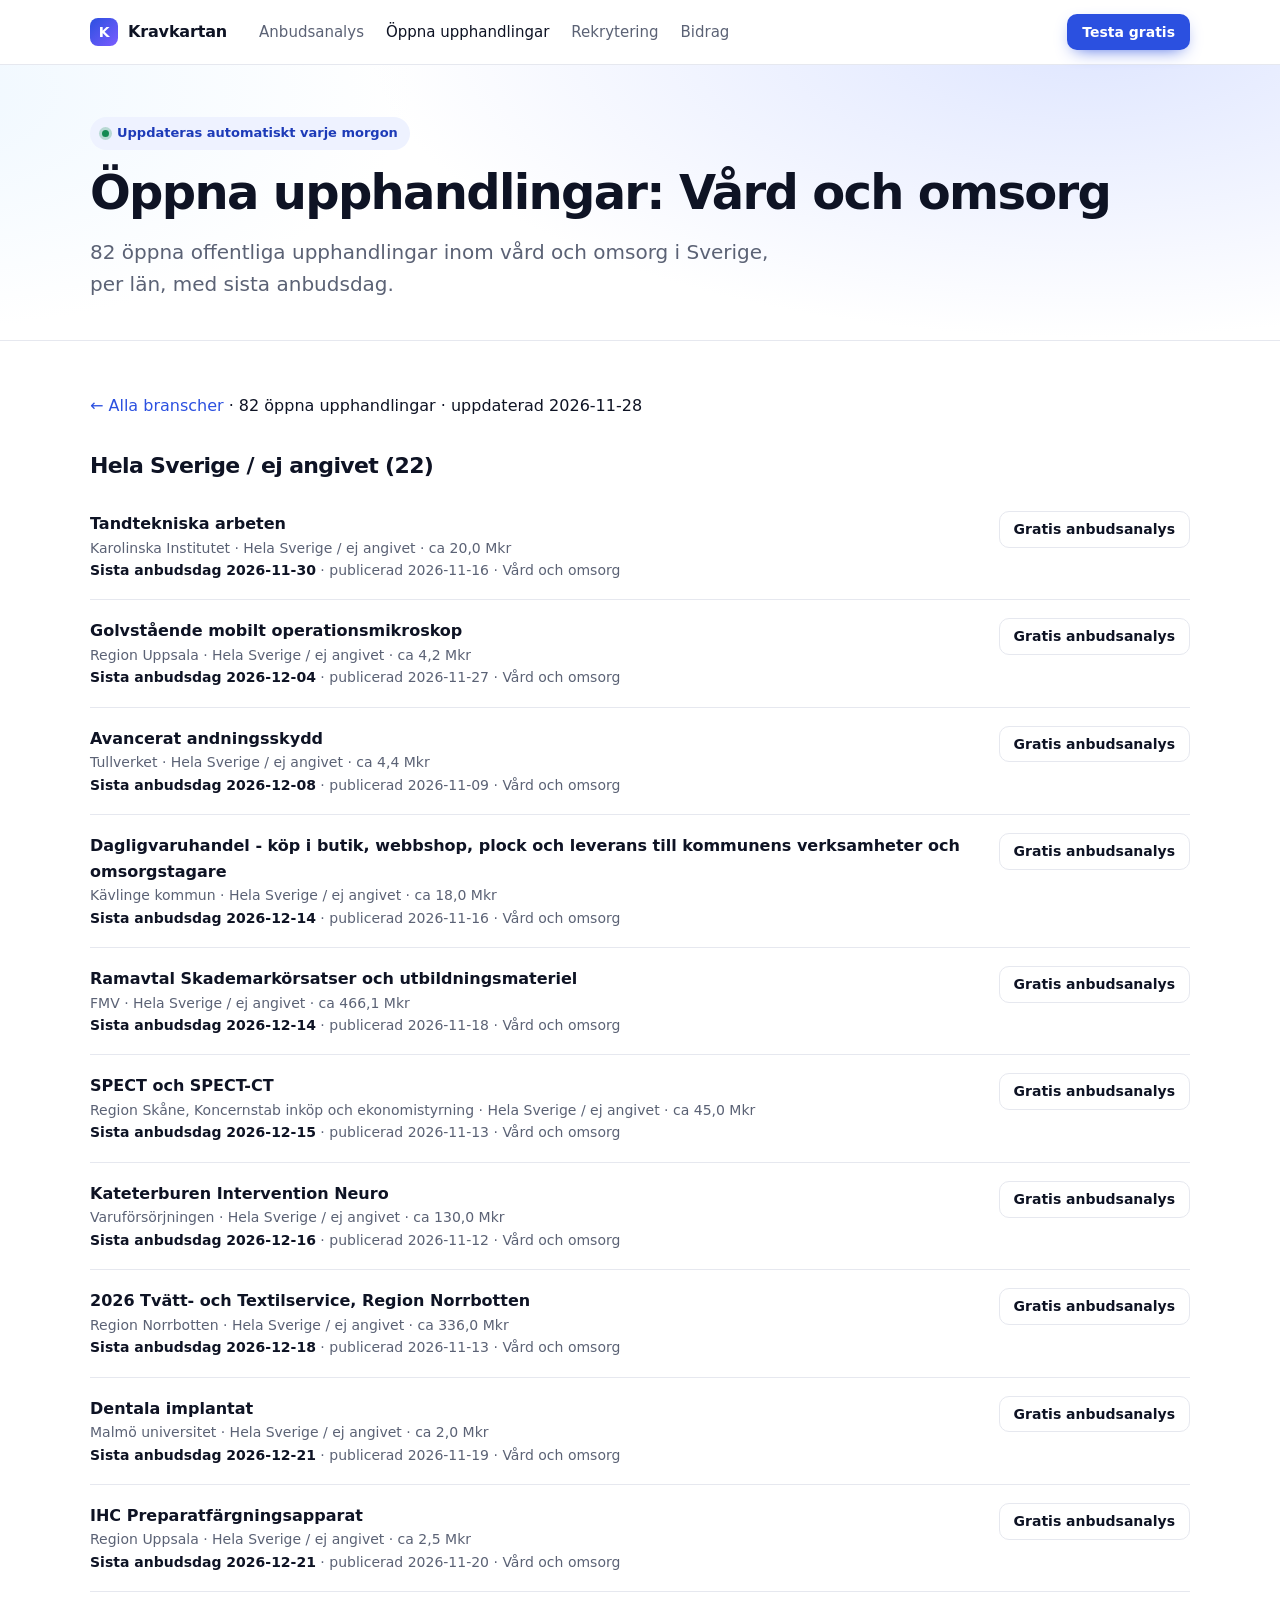
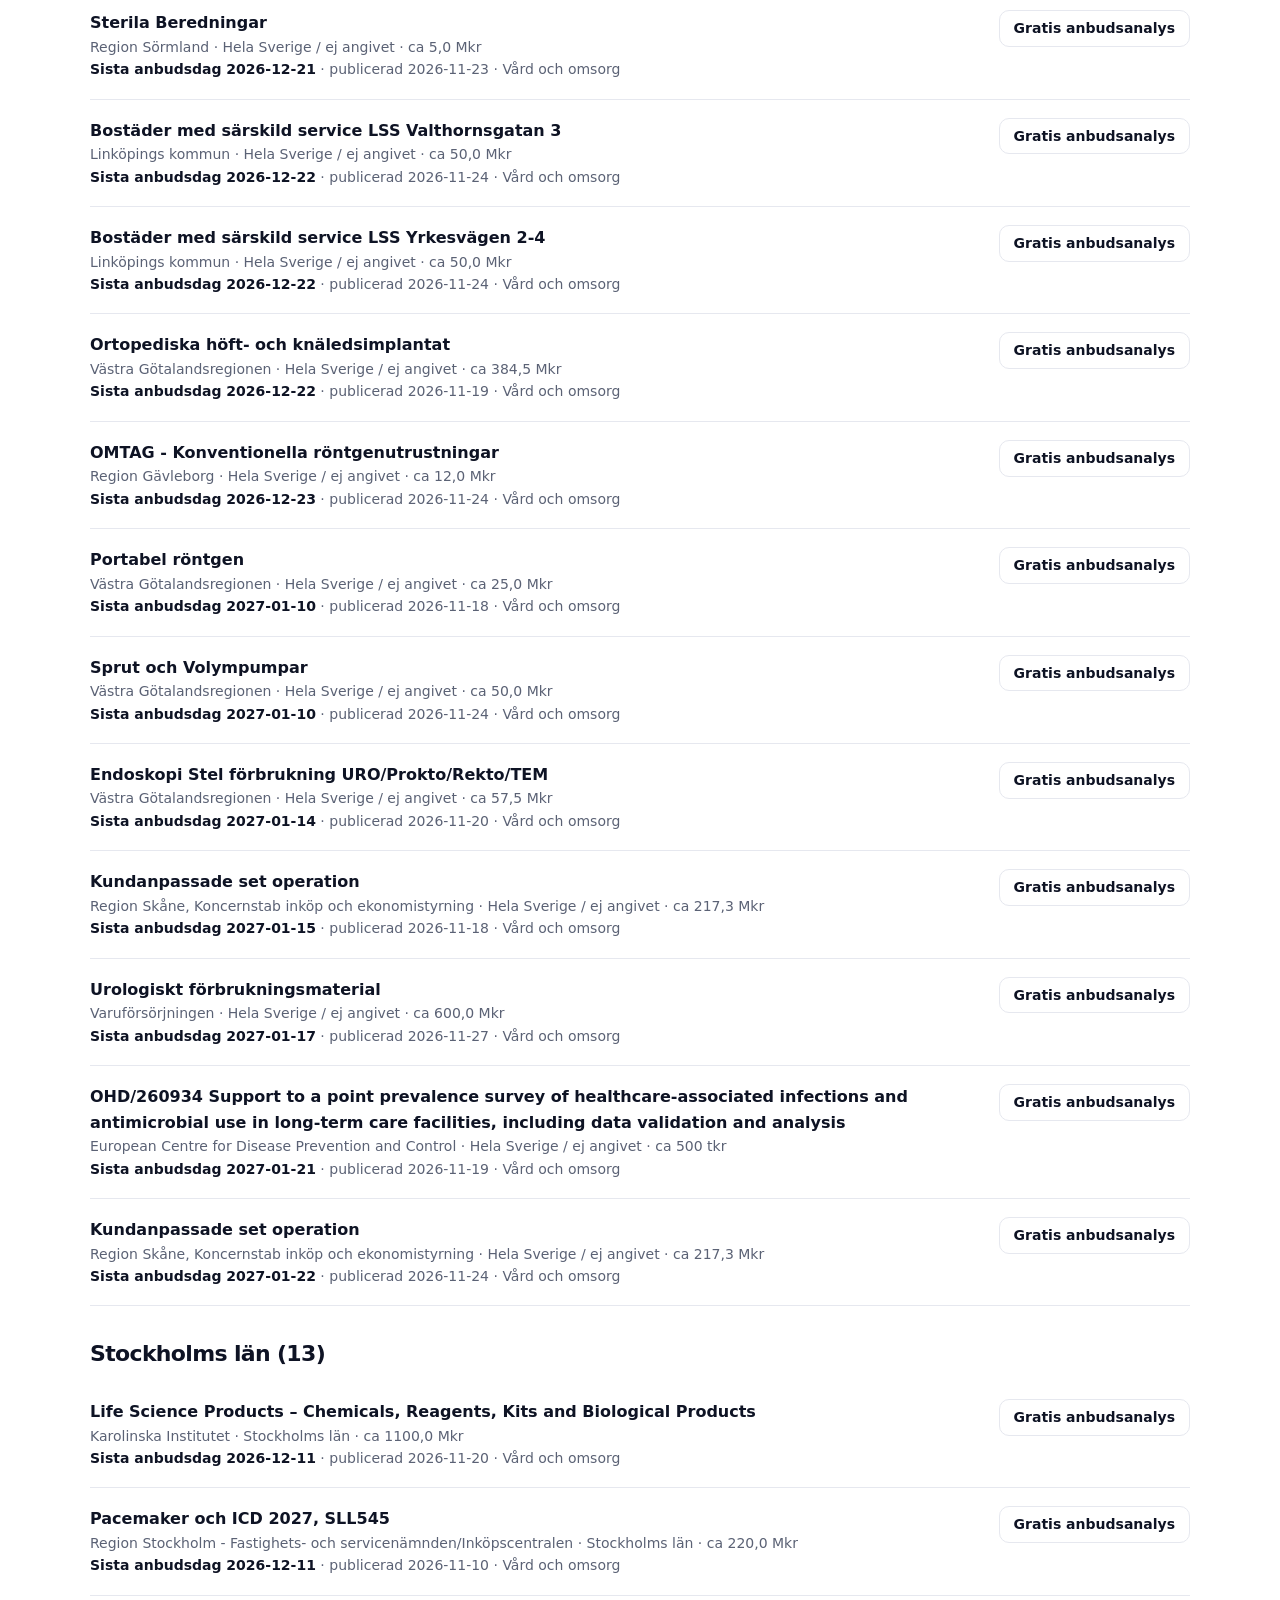
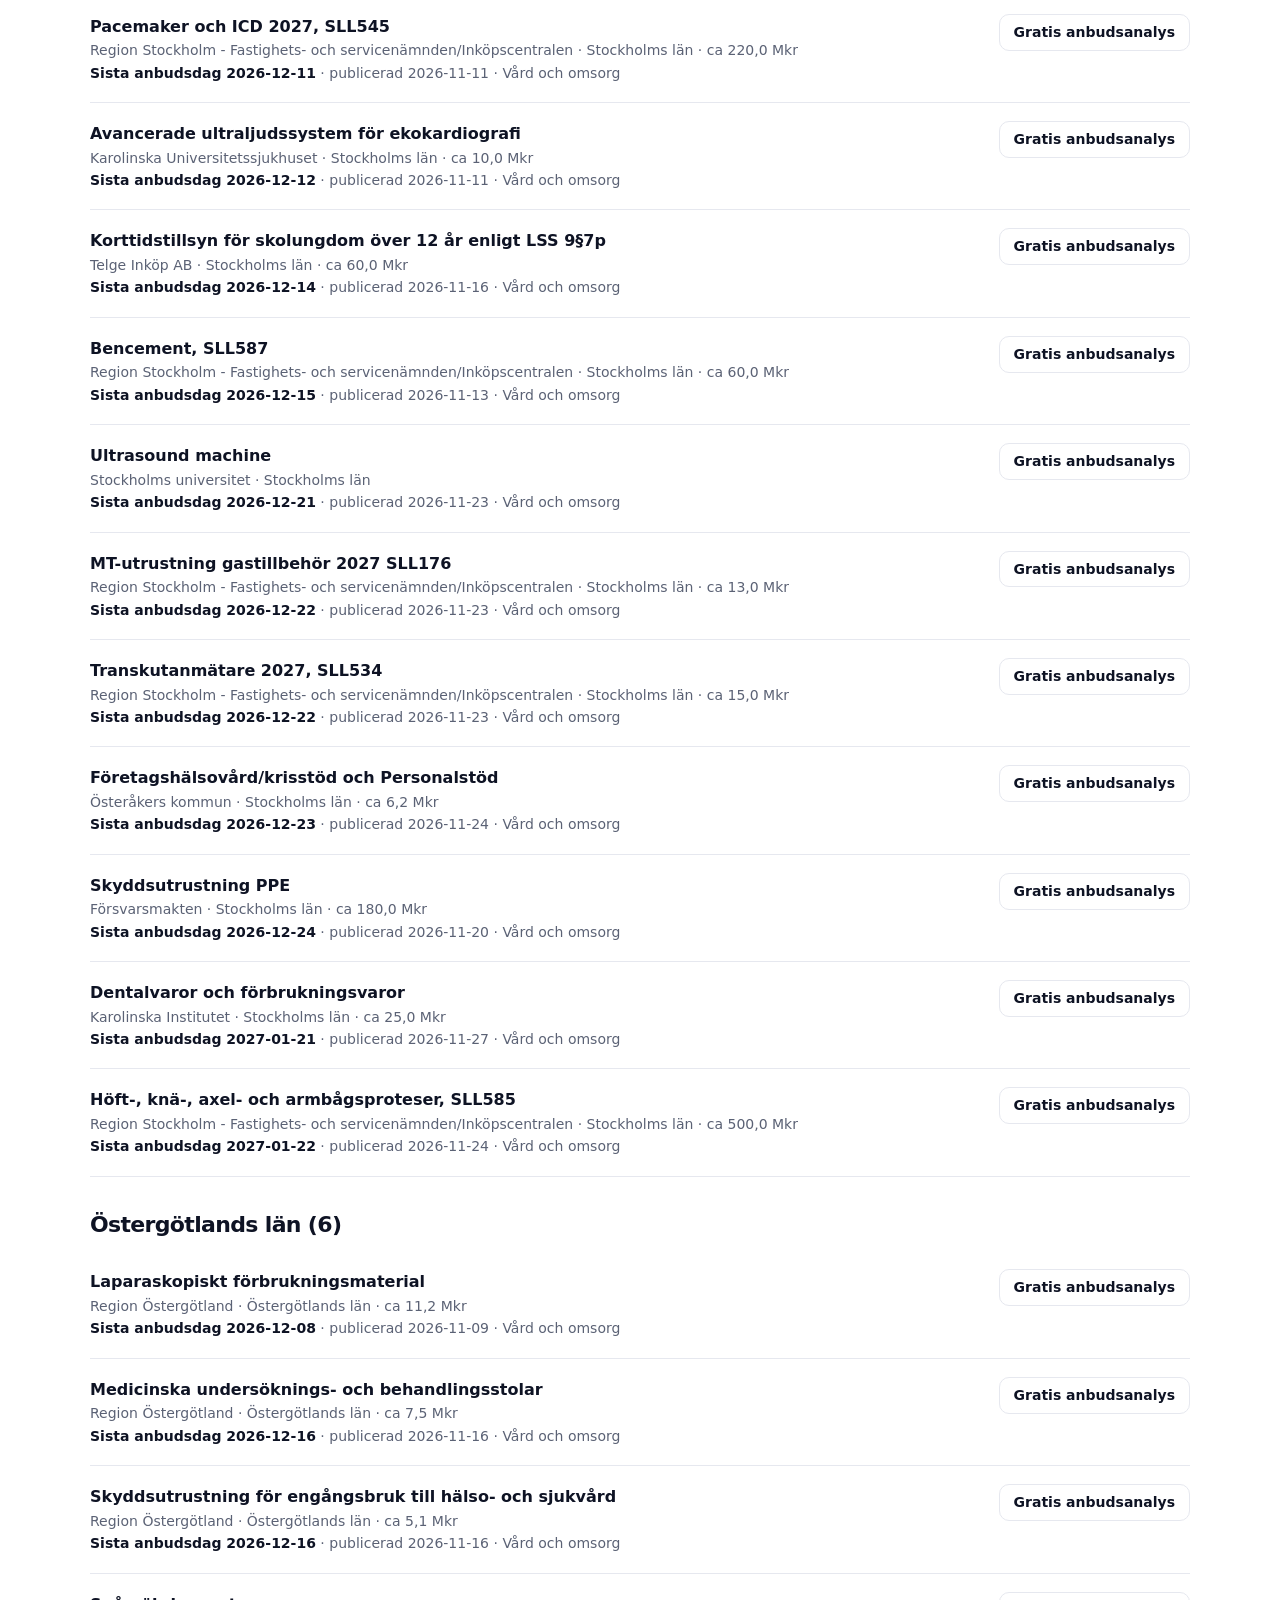
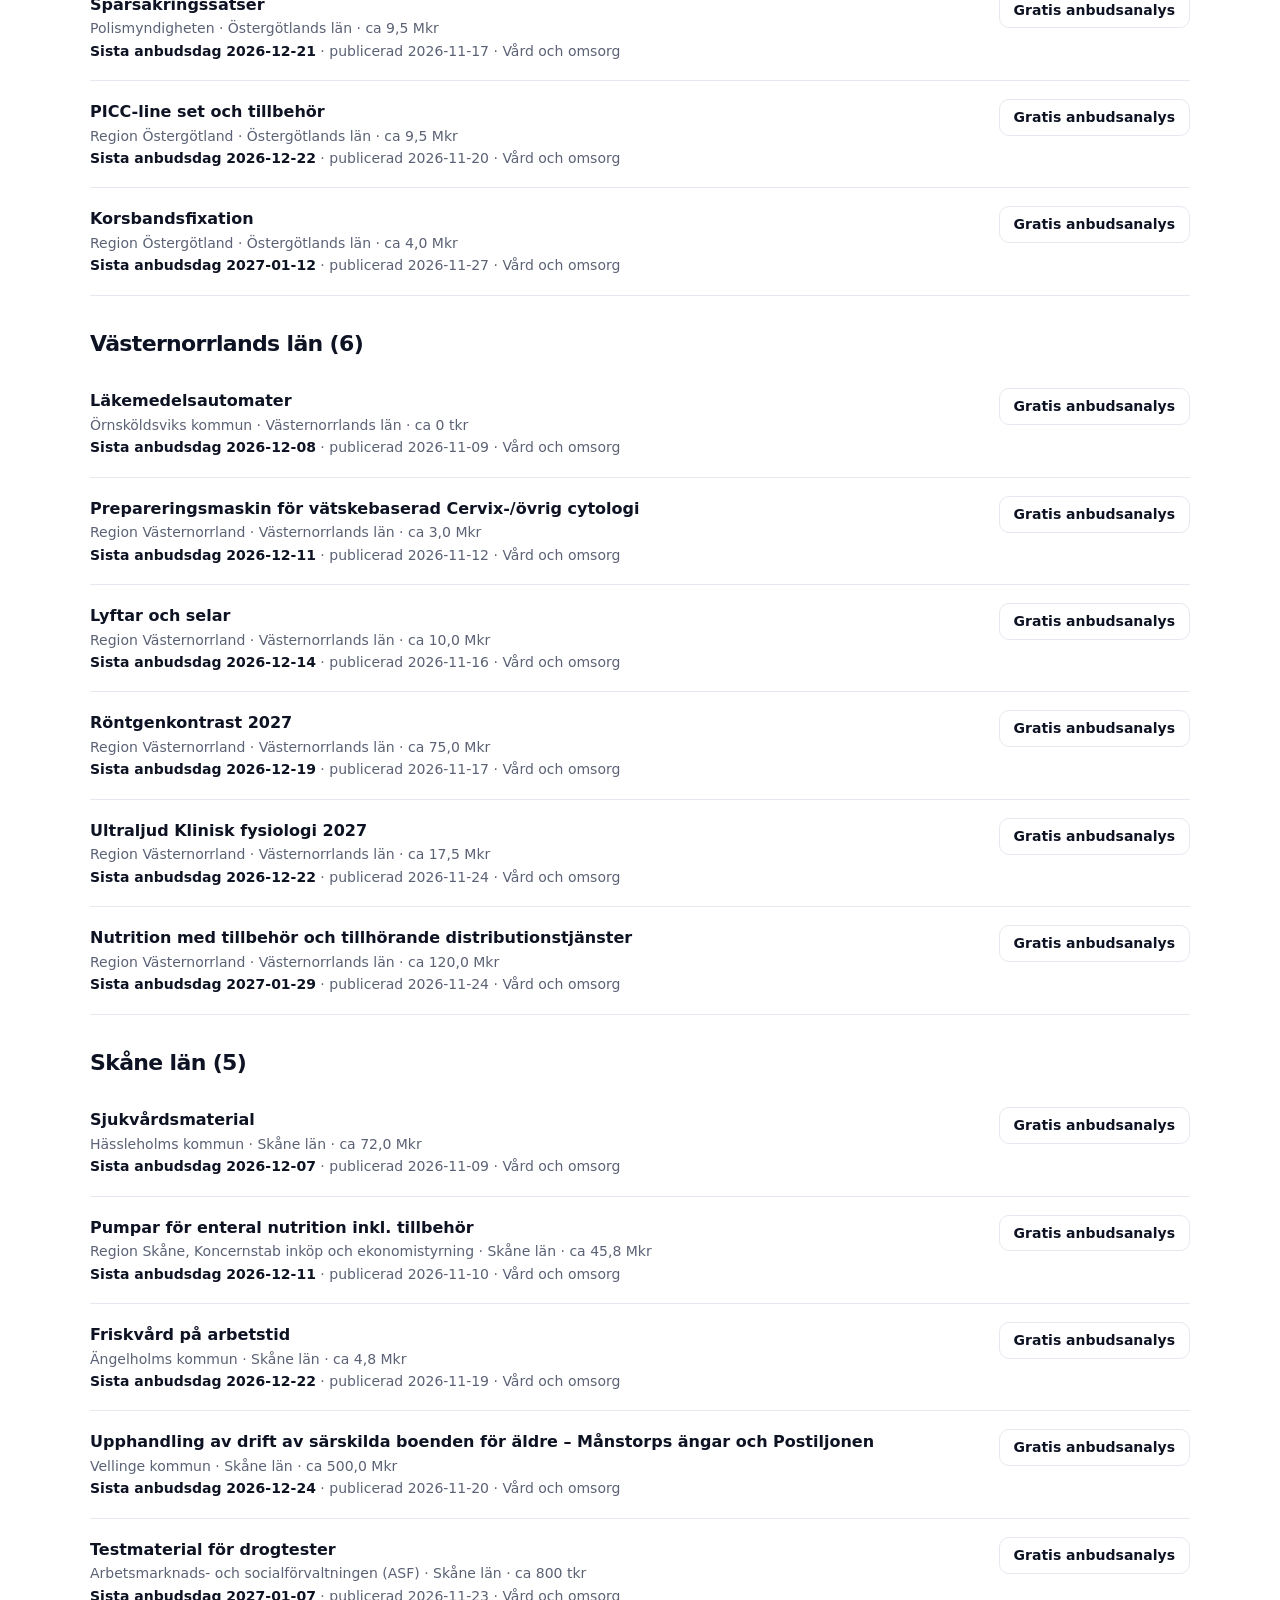
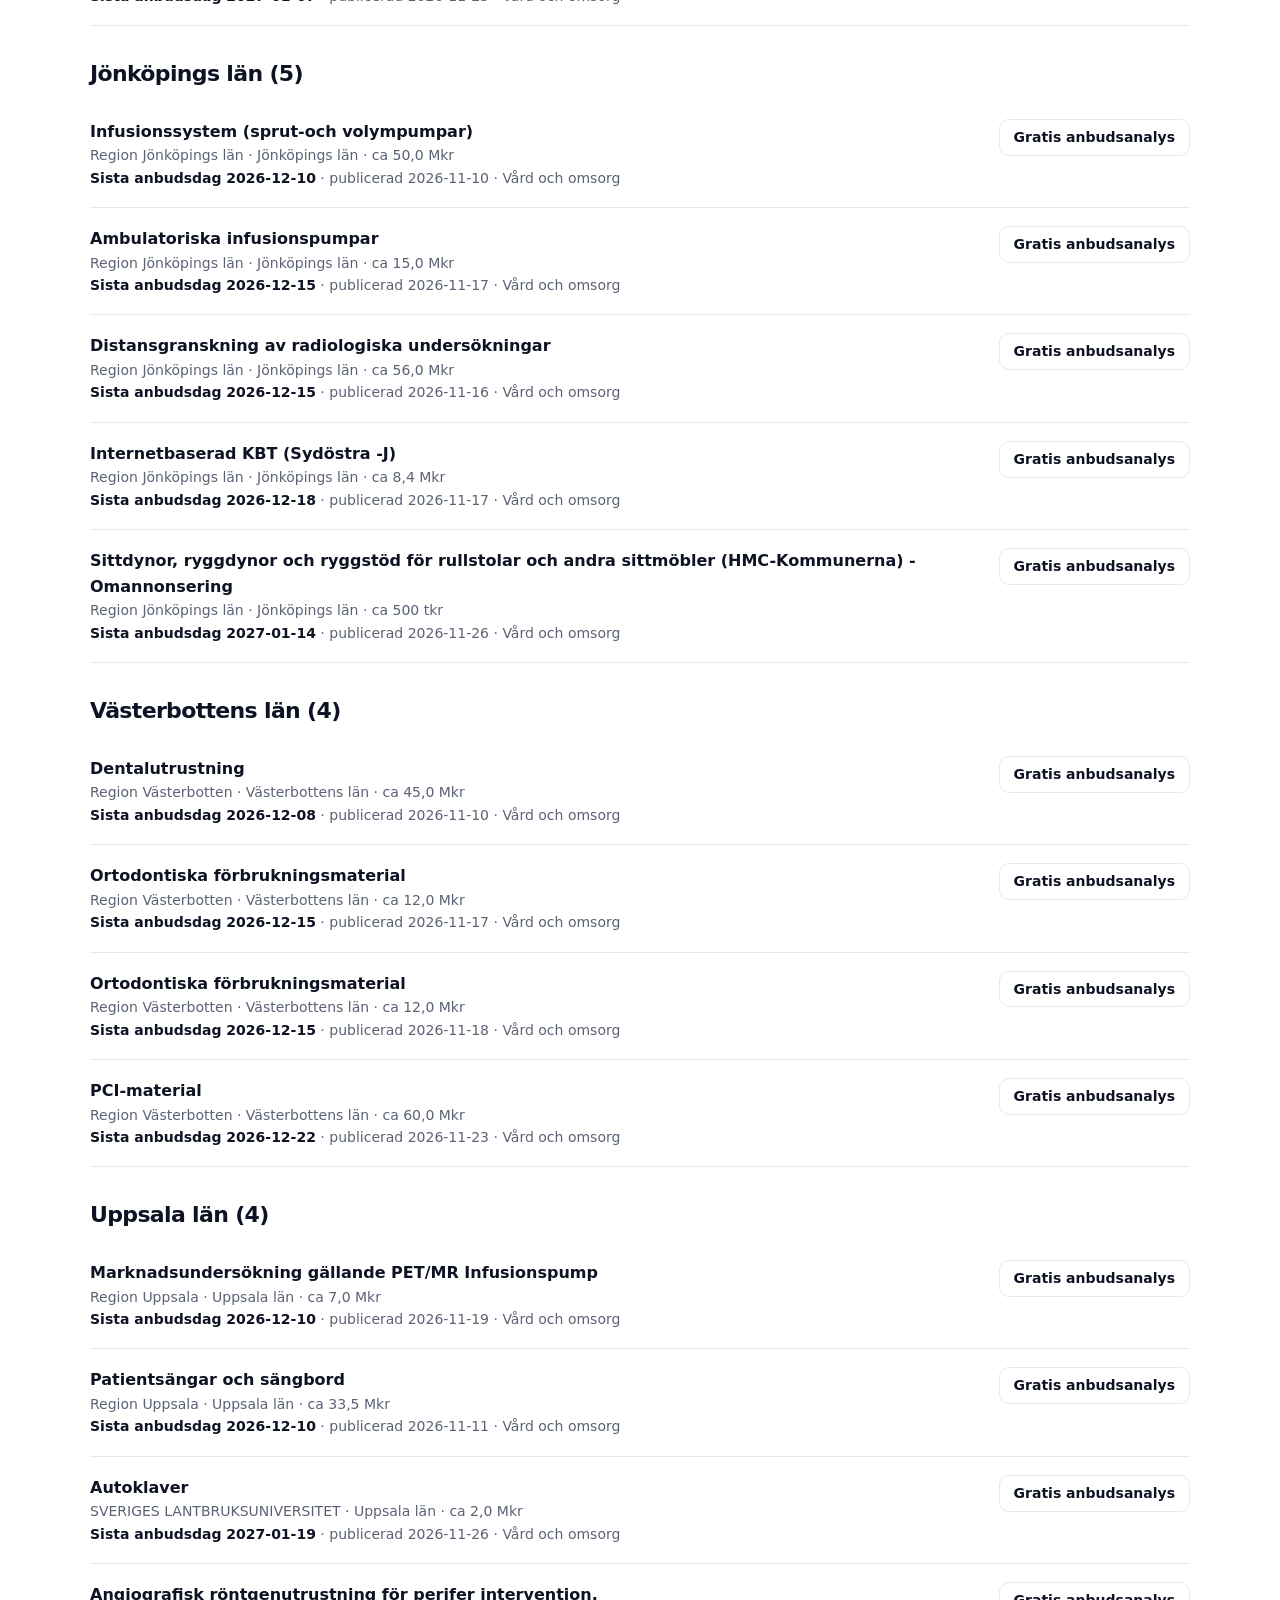
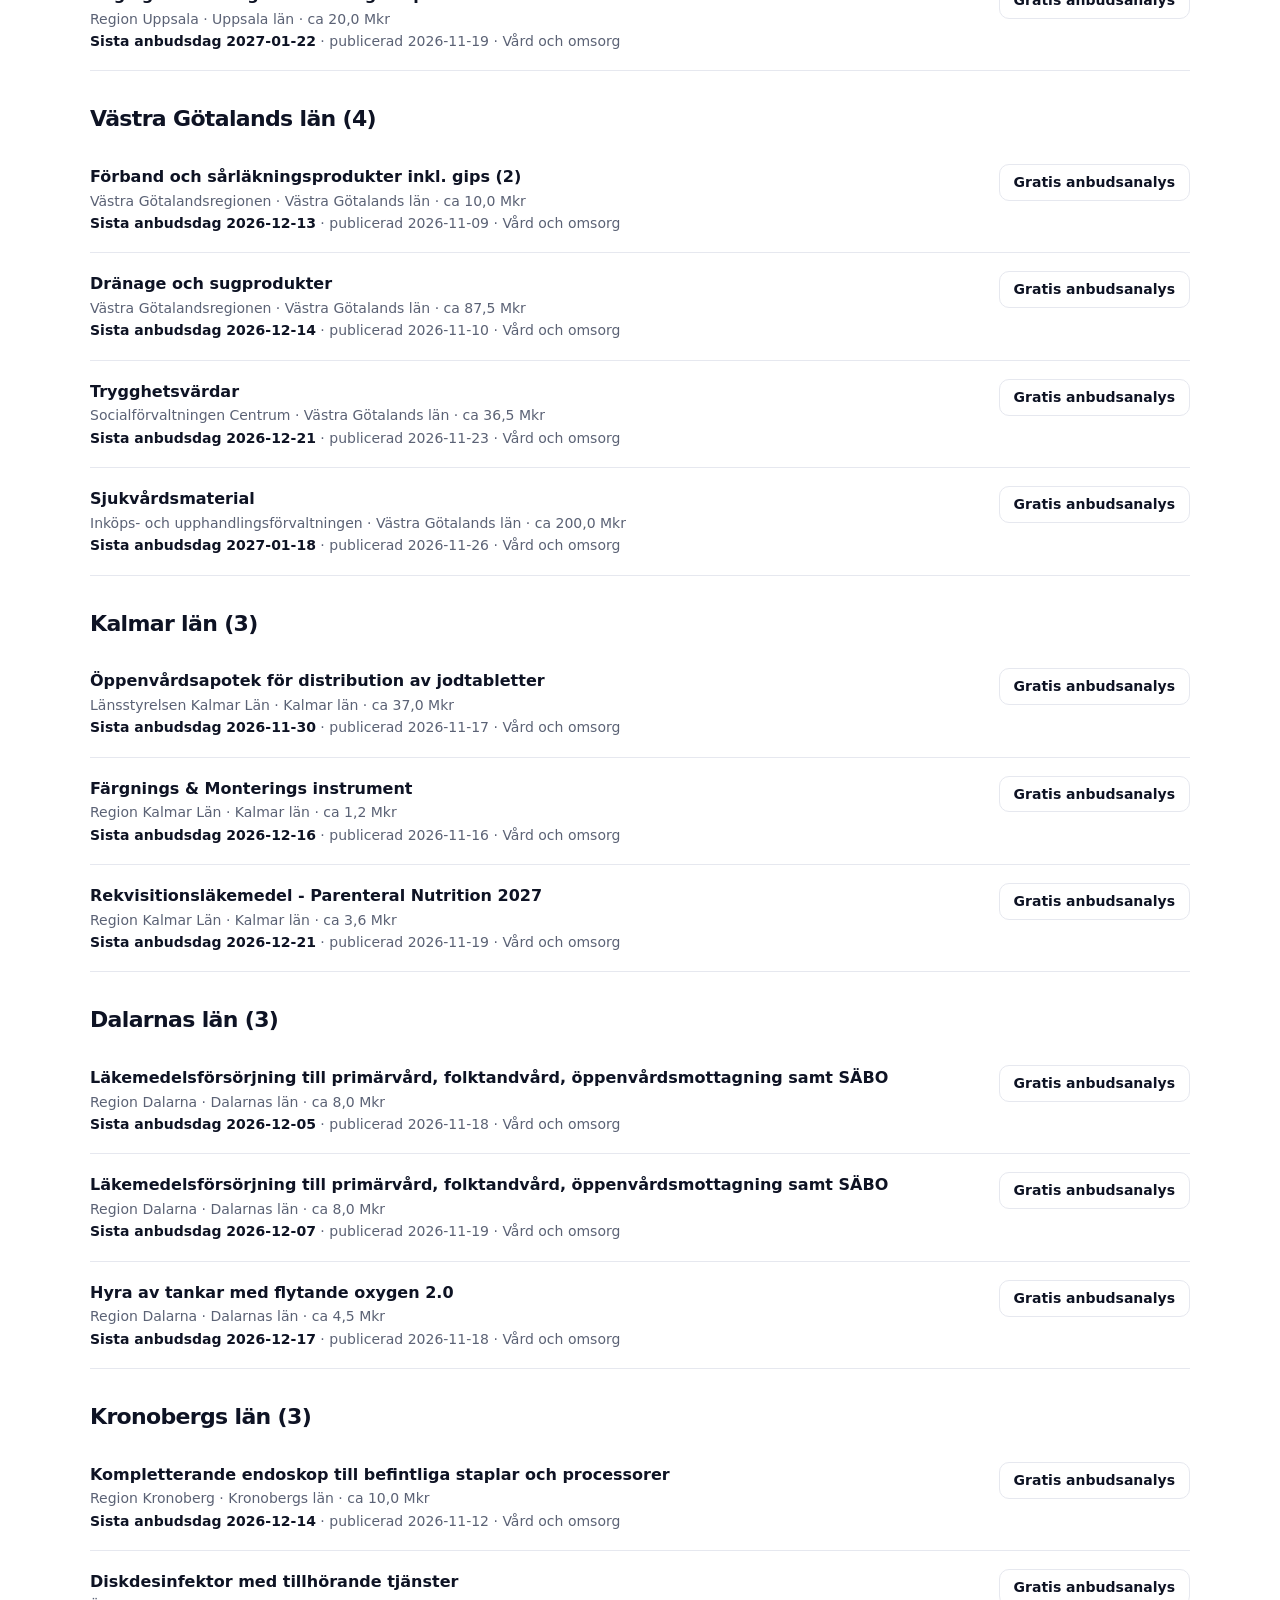
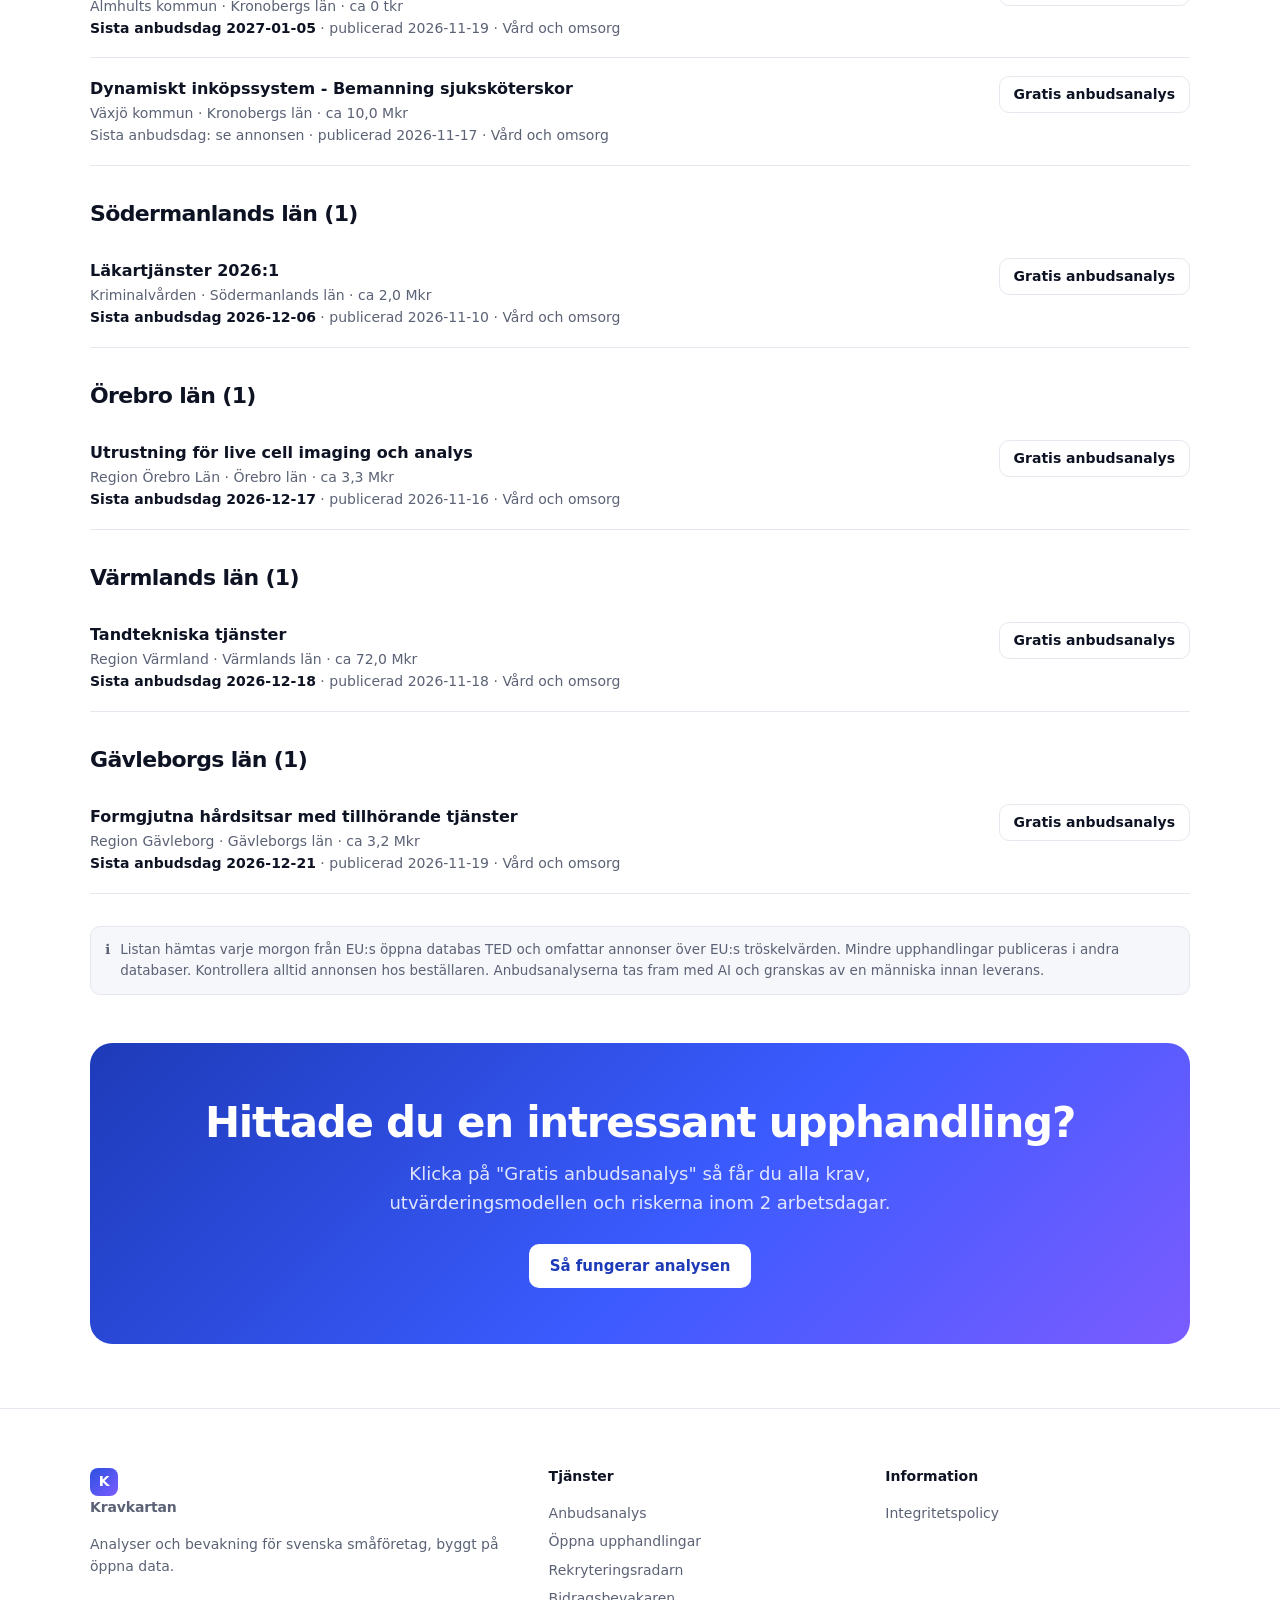
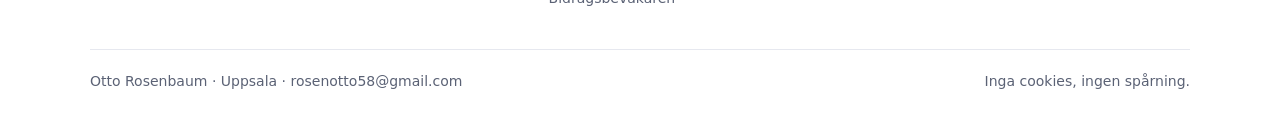
<file: bevakning/vard-omsorg.html>
<!doctype html>
<html lang="sv"><head><meta charset="utf-8"><meta name="viewport" content="width=device-width, initial-scale=1">
<title>Öppna upphandlingar: Vård och omsorg – Kravkartan</title><meta name="description" content="82 öppna offentliga upphandlingar inom vård och omsorg i Sverige, per län, med sista anbudsdag.">
<link rel="stylesheet" href="../style.css?v=3"></head>
<body>
<nav class="nav"><div class="wrap">
  <a class="logo" href="../"><span class="logo-mark">K</span>Kravkartan</a>
  <div class="nav-links"><a href="../upphandling/">Anbudsanalys</a><a href="../bevakning/" aria-current="page">Öppna upphandlingar</a>
    <a href="../rekrytering/">Rekrytering</a><a href="../bidrag/">Bidrag</a></div>
  <a class="btn btn-primary btn-sm nav-cta" href="../upphandling/">Testa gratis</a>
</div></nav>
<header class="hero" style="padding:52px 0 40px"><div class="wrap" style="display:block">
  <span class="pill"><span class="dot"></span>Uppdateras automatiskt varje morgon</span>
  <h1 style="font-size:clamp(32px,4.4vw,48px)">Öppna upphandlingar: Vård och omsorg</h1><p class="lead" style="margin:0">82 öppna offentliga upphandlingar inom vård och omsorg i Sverige, per län, med sista anbudsdag.</p>
</div></header>
<main><div class="wrap" style="padding-top:36px;padding-bottom:64px"><p><a href="index.html">← Alla branscher</a> · 82 öppna upphandlingar · uppdaterad 2026-11-28</p><h2 style="font-size:22px;margin-top:36px">Hela Sverige / ej angivet (22)</h2><div class="list-item"><div><a class="t" href="https://ted.europa.eu/sv/notice/-/detail/796200-2026" rel="noopener">Tandtekniska arbeten</a><div class="m">Karolinska Institutet · Hela Sverige / ej angivet · ca 20,0 Mkr</div><div class="m"><span class="deadline">Sista anbudsdag 2026-11-30</span> · publicerad 2026-11-16 · Vård och omsorg</div></div><a class="btn btn-secondary btn-sm" href="mailto:rosenotto58@gmail.com?subject=Gratis%20anbudsanalys%3A%20Tandtekniska%20arbeten%20%28796200-2026%29&body=Hej%21%0A%0AVi%20funderar%20p%C3%A5%20att%20l%C3%A4mna%20anbud%20i%3A%0ATandtekniska%20arbeten%0AKarolinska%20Institutet%0ATED%3A%20https%3A//ted.europa.eu/sv/notice/-/detail/796200-2026%0A%0AVi%20vill%20g%C3%A4rna%20ha%20en%20gratis%20pilotanalys%20%28kravmatris%2C%20skall-krav%2C%20utv%C3%A4rderingsmodell%2C%20risker%29.%0AF%C3%B6retag%3A%0AKontaktperson%3A%0A%0A%28k%C3%A4lla%3A%20bevakning%29">Gratis anbudsanalys</a></div><div class="list-item"><div><a class="t" href="https://ted.europa.eu/sv/notice/-/detail/827071-2026" rel="noopener">Golvstående mobilt operationsmikroskop</a><div class="m">Region Uppsala · Hela Sverige / ej angivet · ca 4,2 Mkr</div><div class="m"><span class="deadline">Sista anbudsdag 2026-12-04</span> · publicerad 2026-11-27 · Vård och omsorg</div></div><a class="btn btn-secondary btn-sm" href="mailto:rosenotto58@gmail.com?subject=Gratis%20anbudsanalys%3A%20Golvst%C3%A5ende%20mobilt%20operationsmikroskop%20%28827071-2026%29&body=Hej%21%0A%0AVi%20funderar%20p%C3%A5%20att%20l%C3%A4mna%20anbud%20i%3A%0AGolvst%C3%A5ende%20mobilt%20operationsmikroskop%0ARegion%20Uppsala%0ATED%3A%20https%3A//ted.europa.eu/sv/notice/-/detail/827071-2026%0A%0AVi%20vill%20g%C3%A4rna%20ha%20en%20gratis%20pilotanalys%20%28kravmatris%2C%20skall-krav%2C%20utv%C3%A4rderingsmodell%2C%20risker%29.%0AF%C3%B6retag%3A%0AKontaktperson%3A%0A%0A%28k%C3%A4lla%3A%20bevakning%29">Gratis anbudsanalys</a></div><div class="list-item"><div><a class="t" href="https://ted.europa.eu/sv/notice/-/detail/777346-2026" rel="noopener">Avancerat andningsskydd</a><div class="m">Tullverket · Hela Sverige / ej angivet · ca 4,4 Mkr</div><div class="m"><span class="deadline">Sista anbudsdag 2026-12-08</span> · publicerad 2026-11-09 · Vård och omsorg</div></div><a class="btn btn-secondary btn-sm" href="mailto:rosenotto58@gmail.com?subject=Gratis%20anbudsanalys%3A%20Avancerat%20andningsskydd%20%28777346-2026%29&body=Hej%21%0A%0AVi%20funderar%20p%C3%A5%20att%20l%C3%A4mna%20anbud%20i%3A%0AAvancerat%20andningsskydd%0ATullverket%0ATED%3A%20https%3A//ted.europa.eu/sv/notice/-/detail/777346-2026%0A%0AVi%20vill%20g%C3%A4rna%20ha%20en%20gratis%20pilotanalys%20%28kravmatris%2C%20skall-krav%2C%20utv%C3%A4rderingsmodell%2C%20risker%29.%0AF%C3%B6retag%3A%0AKontaktperson%3A%0A%0A%28k%C3%A4lla%3A%20bevakning%29">Gratis anbudsanalys</a></div><div class="list-item"><div><a class="t" href="https://ted.europa.eu/sv/notice/-/detail/795621-2026" rel="noopener">Dagligvaruhandel - köp i butik, webbshop, plock och leverans till kommunens verksamheter och omsorgstagare</a><div class="m">Kävlinge kommun · Hela Sverige / ej angivet · ca 18,0 Mkr</div><div class="m"><span class="deadline">Sista anbudsdag 2026-12-14</span> · publicerad 2026-11-16 · Vård och omsorg</div></div><a class="btn btn-secondary btn-sm" href="mailto:rosenotto58@gmail.com?subject=Gratis%20anbudsanalys%3A%20Dagligvaruhandel%20-%20k%C3%B6p%20i%20butik%2C%20webbshop%2C%20plock%20och%20leverans%20till%20kommunens%20verksamheter%20och%20omsorgstagare%20%28795621-2026%29&body=Hej%21%0A%0AVi%20funderar%20p%C3%A5%20att%20l%C3%A4mna%20anbud%20i%3A%0ADagligvaruhandel%20-%20k%C3%B6p%20i%20butik%2C%20webbshop%2C%20plock%20och%20leverans%20till%20kommunens%20verksamheter%20och%20omsorgstagare%0AK%C3%A4vlinge%20kommun%0ATED%3A%20https%3A//ted.europa.eu/sv/notice/-/detail/795621-2026%0A%0AVi%20vill%20g%C3%A4rna%20ha%20en%20gratis%20pilotanalys%20%28kravmatris%2C%20skall-krav%2C%20utv%C3%A4rderingsmodell%2C%20risker%29.%0AF%C3%B6retag%3A%0AKontaktperson%3A%0A%0A%28k%C3%A4lla%3A%20bevakning%29">Gratis anbudsanalys</a></div><div class="list-item"><div><a class="t" href="https://ted.europa.eu/sv/notice/-/detail/801711-2026" rel="noopener">Ramavtal Skademarkörsatser och utbildningsmateriel</a><div class="m">FMV · Hela Sverige / ej angivet · ca 466,1 Mkr</div><div class="m"><span class="deadline">Sista anbudsdag 2026-12-14</span> · publicerad 2026-11-18 · Vård och omsorg</div></div><a class="btn btn-secondary btn-sm" href="mailto:rosenotto58@gmail.com?subject=Gratis%20anbudsanalys%3A%20Ramavtal%20Skademark%C3%B6rsatser%20och%20utbildningsmateriel%20%28801711-2026%29&body=Hej%21%0A%0AVi%20funderar%20p%C3%A5%20att%20l%C3%A4mna%20anbud%20i%3A%0ARamavtal%20Skademark%C3%B6rsatser%20och%20utbildningsmateriel%0AFMV%0ATED%3A%20https%3A//ted.europa.eu/sv/notice/-/detail/801711-2026%0A%0AVi%20vill%20g%C3%A4rna%20ha%20en%20gratis%20pilotanalys%20%28kravmatris%2C%20skall-krav%2C%20utv%C3%A4rderingsmodell%2C%20risker%29.%0AF%C3%B6retag%3A%0AKontaktperson%3A%0A%0A%28k%C3%A4lla%3A%20bevakning%29">Gratis anbudsanalys</a></div><div class="list-item"><div><a class="t" href="https://ted.europa.eu/sv/notice/-/detail/792003-2026" rel="noopener">SPECT och SPECT-CT</a><div class="m">Region Skåne, Koncernstab inköp och ekonomistyrning · Hela Sverige / ej angivet · ca 45,0 Mkr</div><div class="m"><span class="deadline">Sista anbudsdag 2026-12-15</span> · publicerad 2026-11-13 · Vård och omsorg</div></div><a class="btn btn-secondary btn-sm" href="mailto:rosenotto58@gmail.com?subject=Gratis%20anbudsanalys%3A%20SPECT%20och%20SPECT-CT%20%28792003-2026%29&body=Hej%21%0A%0AVi%20funderar%20p%C3%A5%20att%20l%C3%A4mna%20anbud%20i%3A%0ASPECT%20och%20SPECT-CT%0ARegion%20Sk%C3%A5ne%2C%20Koncernstab%20ink%C3%B6p%20och%20ekonomistyrning%0ATED%3A%20https%3A//ted.europa.eu/sv/notice/-/detail/792003-2026%0A%0AVi%20vill%20g%C3%A4rna%20ha%20en%20gratis%20pilotanalys%20%28kravmatris%2C%20skall-krav%2C%20utv%C3%A4rderingsmodell%2C%20risker%29.%0AF%C3%B6retag%3A%0AKontaktperson%3A%0A%0A%28k%C3%A4lla%3A%20bevakning%29">Gratis anbudsanalys</a></div><div class="list-item"><div><a class="t" href="https://ted.europa.eu/sv/notice/-/detail/787091-2026" rel="noopener">Kateterburen Intervention Neuro</a><div class="m">Varuförsörjningen · Hela Sverige / ej angivet · ca 130,0 Mkr</div><div class="m"><span class="deadline">Sista anbudsdag 2026-12-16</span> · publicerad 2026-11-12 · Vård och omsorg</div></div><a class="btn btn-secondary btn-sm" href="mailto:rosenotto58@gmail.com?subject=Gratis%20anbudsanalys%3A%20Kateterburen%20Intervention%20Neuro%20%28787091-2026%29&body=Hej%21%0A%0AVi%20funderar%20p%C3%A5%20att%20l%C3%A4mna%20anbud%20i%3A%0AKateterburen%20Intervention%20Neuro%0AVaruf%C3%B6rs%C3%B6rjningen%0ATED%3A%20https%3A//ted.europa.eu/sv/notice/-/detail/787091-2026%0A%0AVi%20vill%20g%C3%A4rna%20ha%20en%20gratis%20pilotanalys%20%28kravmatris%2C%20skall-krav%2C%20utv%C3%A4rderingsmodell%2C%20risker%29.%0AF%C3%B6retag%3A%0AKontaktperson%3A%0A%0A%28k%C3%A4lla%3A%20bevakning%29">Gratis anbudsanalys</a></div><div class="list-item"><div><a class="t" href="https://ted.europa.eu/sv/notice/-/detail/790191-2026" rel="noopener">2026 Tvätt- och Textilservice, Region Norrbotten</a><div class="m">Region Norrbotten · Hela Sverige / ej angivet · ca 336,0 Mkr</div><div class="m"><span class="deadline">Sista anbudsdag 2026-12-18</span> · publicerad 2026-11-13 · Vård och omsorg</div></div><a class="btn btn-secondary btn-sm" href="mailto:rosenotto58@gmail.com?subject=Gratis%20anbudsanalys%3A%202026%20Tv%C3%A4tt-%20och%20Textilservice%2C%20Region%20Norrbotten%20%28790191-2026%29&body=Hej%21%0A%0AVi%20funderar%20p%C3%A5%20att%20l%C3%A4mna%20anbud%20i%3A%0A2026%20Tv%C3%A4tt-%20och%20Textilservice%2C%20Region%20Norrbotten%0ARegion%20Norrbotten%0ATED%3A%20https%3A//ted.europa.eu/sv/notice/-/detail/790191-2026%0A%0AVi%20vill%20g%C3%A4rna%20ha%20en%20gratis%20pilotanalys%20%28kravmatris%2C%20skall-krav%2C%20utv%C3%A4rderingsmodell%2C%20risker%29.%0AF%C3%B6retag%3A%0AKontaktperson%3A%0A%0A%28k%C3%A4lla%3A%20bevakning%29">Gratis anbudsanalys</a></div><div class="list-item"><div><a class="t" href="https://ted.europa.eu/sv/notice/-/detail/804770-2026" rel="noopener">Dentala implantat</a><div class="m">Malmö universitet · Hela Sverige / ej angivet · ca 2,0 Mkr</div><div class="m"><span class="deadline">Sista anbudsdag 2026-12-21</span> · publicerad 2026-11-19 · Vård och omsorg</div></div><a class="btn btn-secondary btn-sm" href="mailto:rosenotto58@gmail.com?subject=Gratis%20anbudsanalys%3A%20Dentala%20implantat%20%28804770-2026%29&body=Hej%21%0A%0AVi%20funderar%20p%C3%A5%20att%20l%C3%A4mna%20anbud%20i%3A%0ADentala%20implantat%0AMalm%C3%B6%20universitet%0ATED%3A%20https%3A//ted.europa.eu/sv/notice/-/detail/804770-2026%0A%0AVi%20vill%20g%C3%A4rna%20ha%20en%20gratis%20pilotanalys%20%28kravmatris%2C%20skall-krav%2C%20utv%C3%A4rderingsmodell%2C%20risker%29.%0AF%C3%B6retag%3A%0AKontaktperson%3A%0A%0A%28k%C3%A4lla%3A%20bevakning%29">Gratis anbudsanalys</a></div><div class="list-item"><div><a class="t" href="https://ted.europa.eu/sv/notice/-/detail/810544-2026" rel="noopener">IHC Preparatfärgningsapparat</a><div class="m">Region Uppsala · Hela Sverige / ej angivet · ca 2,5 Mkr</div><div class="m"><span class="deadline">Sista anbudsdag 2026-12-21</span> · publicerad 2026-11-20 · Vård och omsorg</div></div><a class="btn btn-secondary btn-sm" href="mailto:rosenotto58@gmail.com?subject=Gratis%20anbudsanalys%3A%20IHC%20Preparatf%C3%A4rgningsapparat%20%28810544-2026%29&body=Hej%21%0A%0AVi%20funderar%20p%C3%A5%20att%20l%C3%A4mna%20anbud%20i%3A%0AIHC%20Preparatf%C3%A4rgningsapparat%0ARegion%20Uppsala%0ATED%3A%20https%3A//ted.europa.eu/sv/notice/-/detail/810544-2026%0A%0AVi%20vill%20g%C3%A4rna%20ha%20en%20gratis%20pilotanalys%20%28kravmatris%2C%20skall-krav%2C%20utv%C3%A4rderingsmodell%2C%20risker%29.%0AF%C3%B6retag%3A%0AKontaktperson%3A%0A%0A%28k%C3%A4lla%3A%20bevakning%29">Gratis anbudsanalys</a></div><div class="list-item"><div><a class="t" href="https://ted.europa.eu/sv/notice/-/detail/811721-2026" rel="noopener">Sterila Beredningar</a><div class="m">Region Sörmland · Hela Sverige / ej angivet · ca 5,0 Mkr</div><div class="m"><span class="deadline">Sista anbudsdag 2026-12-21</span> · publicerad 2026-11-23 · Vård och omsorg</div></div><a class="btn btn-secondary btn-sm" href="mailto:rosenotto58@gmail.com?subject=Gratis%20anbudsanalys%3A%20Sterila%20Beredningar%20%28811721-2026%29&body=Hej%21%0A%0AVi%20funderar%20p%C3%A5%20att%20l%C3%A4mna%20anbud%20i%3A%0ASterila%20Beredningar%0ARegion%20S%C3%B6rmland%0ATED%3A%20https%3A//ted.europa.eu/sv/notice/-/detail/811721-2026%0A%0AVi%20vill%20g%C3%A4rna%20ha%20en%20gratis%20pilotanalys%20%28kravmatris%2C%20skall-krav%2C%20utv%C3%A4rderingsmodell%2C%20risker%29.%0AF%C3%B6retag%3A%0AKontaktperson%3A%0A%0A%28k%C3%A4lla%3A%20bevakning%29">Gratis anbudsanalys</a></div><div class="list-item"><div><a class="t" href="https://ted.europa.eu/sv/notice/-/detail/815410-2026" rel="noopener">Bostäder med särskild service LSS Valthornsgatan 3</a><div class="m">Linköpings kommun · Hela Sverige / ej angivet · ca 50,0 Mkr</div><div class="m"><span class="deadline">Sista anbudsdag 2026-12-22</span> · publicerad 2026-11-24 · Vård och omsorg</div></div><a class="btn btn-secondary btn-sm" href="mailto:rosenotto58@gmail.com?subject=Gratis%20anbudsanalys%3A%20Bost%C3%A4der%20med%20s%C3%A4rskild%20service%20LSS%20Valthornsgatan%203%20%28815410-2026%29&body=Hej%21%0A%0AVi%20funderar%20p%C3%A5%20att%20l%C3%A4mna%20anbud%20i%3A%0ABost%C3%A4der%20med%20s%C3%A4rskild%20service%20LSS%20Valthornsgatan%203%0ALink%C3%B6pings%20kommun%0ATED%3A%20https%3A//ted.europa.eu/sv/notice/-/detail/815410-2026%0A%0AVi%20vill%20g%C3%A4rna%20ha%20en%20gratis%20pilotanalys%20%28kravmatris%2C%20skall-krav%2C%20utv%C3%A4rderingsmodell%2C%20risker%29.%0AF%C3%B6retag%3A%0AKontaktperson%3A%0A%0A%28k%C3%A4lla%3A%20bevakning%29">Gratis anbudsanalys</a></div><div class="list-item"><div><a class="t" href="https://ted.europa.eu/sv/notice/-/detail/814391-2026" rel="noopener">Bostäder med särskild service LSS Yrkesvägen 2-4</a><div class="m">Linköpings kommun · Hela Sverige / ej angivet · ca 50,0 Mkr</div><div class="m"><span class="deadline">Sista anbudsdag 2026-12-22</span> · publicerad 2026-11-24 · Vård och omsorg</div></div><a class="btn btn-secondary btn-sm" href="mailto:rosenotto58@gmail.com?subject=Gratis%20anbudsanalys%3A%20Bost%C3%A4der%20med%20s%C3%A4rskild%20service%20LSS%20Yrkesv%C3%A4gen%202-4%20%28814391-2026%29&body=Hej%21%0A%0AVi%20funderar%20p%C3%A5%20att%20l%C3%A4mna%20anbud%20i%3A%0ABost%C3%A4der%20med%20s%C3%A4rskild%20service%20LSS%20Yrkesv%C3%A4gen%202-4%0ALink%C3%B6pings%20kommun%0ATED%3A%20https%3A//ted.europa.eu/sv/notice/-/detail/814391-2026%0A%0AVi%20vill%20g%C3%A4rna%20ha%20en%20gratis%20pilotanalys%20%28kravmatris%2C%20skall-krav%2C%20utv%C3%A4rderingsmodell%2C%20risker%29.%0AF%C3%B6retag%3A%0AKontaktperson%3A%0A%0A%28k%C3%A4lla%3A%20bevakning%29">Gratis anbudsanalys</a></div><div class="list-item"><div><a class="t" href="https://ted.europa.eu/sv/notice/-/detail/805139-2026" rel="noopener">Ortopediska höft- och knäledsimplantat</a><div class="m">Västra Götalandsregionen · Hela Sverige / ej angivet · ca 384,5 Mkr</div><div class="m"><span class="deadline">Sista anbudsdag 2026-12-22</span> · publicerad 2026-11-19 · Vård och omsorg</div></div><a class="btn btn-secondary btn-sm" href="mailto:rosenotto58@gmail.com?subject=Gratis%20anbudsanalys%3A%20Ortopediska%20h%C3%B6ft-%20och%20kn%C3%A4ledsimplantat%20%28805139-2026%29&body=Hej%21%0A%0AVi%20funderar%20p%C3%A5%20att%20l%C3%A4mna%20anbud%20i%3A%0AOrtopediska%20h%C3%B6ft-%20och%20kn%C3%A4ledsimplantat%0AV%C3%A4stra%20G%C3%B6talandsregionen%0ATED%3A%20https%3A//ted.europa.eu/sv/notice/-/detail/805139-2026%0A%0AVi%20vill%20g%C3%A4rna%20ha%20en%20gratis%20pilotanalys%20%28kravmatris%2C%20skall-krav%2C%20utv%C3%A4rderingsmodell%2C%20risker%29.%0AF%C3%B6retag%3A%0AKontaktperson%3A%0A%0A%28k%C3%A4lla%3A%20bevakning%29">Gratis anbudsanalys</a></div><div class="list-item"><div><a class="t" href="https://ted.europa.eu/sv/notice/-/detail/815883-2026" rel="noopener">OMTAG - Konventionella röntgenutrustningar</a><div class="m">Region Gävleborg · Hela Sverige / ej angivet · ca 12,0 Mkr</div><div class="m"><span class="deadline">Sista anbudsdag 2026-12-23</span> · publicerad 2026-11-24 · Vård och omsorg</div></div><a class="btn btn-secondary btn-sm" href="mailto:rosenotto58@gmail.com?subject=Gratis%20anbudsanalys%3A%20OMTAG%20-%20Konventionella%20r%C3%B6ntgenutrustningar%20%28815883-2026%29&body=Hej%21%0A%0AVi%20funderar%20p%C3%A5%20att%20l%C3%A4mna%20anbud%20i%3A%0AOMTAG%20-%20Konventionella%20r%C3%B6ntgenutrustningar%0ARegion%20G%C3%A4vleborg%0ATED%3A%20https%3A//ted.europa.eu/sv/notice/-/detail/815883-2026%0A%0AVi%20vill%20g%C3%A4rna%20ha%20en%20gratis%20pilotanalys%20%28kravmatris%2C%20skall-krav%2C%20utv%C3%A4rderingsmodell%2C%20risker%29.%0AF%C3%B6retag%3A%0AKontaktperson%3A%0A%0A%28k%C3%A4lla%3A%20bevakning%29">Gratis anbudsanalys</a></div><div class="list-item"><div><a class="t" href="https://ted.europa.eu/sv/notice/-/detail/802759-2026" rel="noopener">Portabel röntgen</a><div class="m">Västra Götalandsregionen · Hela Sverige / ej angivet · ca 25,0 Mkr</div><div class="m"><span class="deadline">Sista anbudsdag 2027-01-10</span> · publicerad 2026-11-18 · Vård och omsorg</div></div><a class="btn btn-secondary btn-sm" href="mailto:rosenotto58@gmail.com?subject=Gratis%20anbudsanalys%3A%20Portabel%20r%C3%B6ntgen%20%28802759-2026%29&body=Hej%21%0A%0AVi%20funderar%20p%C3%A5%20att%20l%C3%A4mna%20anbud%20i%3A%0APortabel%20r%C3%B6ntgen%0AV%C3%A4stra%20G%C3%B6talandsregionen%0ATED%3A%20https%3A//ted.europa.eu/sv/notice/-/detail/802759-2026%0A%0AVi%20vill%20g%C3%A4rna%20ha%20en%20gratis%20pilotanalys%20%28kravmatris%2C%20skall-krav%2C%20utv%C3%A4rderingsmodell%2C%20risker%29.%0AF%C3%B6retag%3A%0AKontaktperson%3A%0A%0A%28k%C3%A4lla%3A%20bevakning%29">Gratis anbudsanalys</a></div><div class="list-item"><div><a class="t" href="https://ted.europa.eu/sv/notice/-/detail/814555-2026" rel="noopener">Sprut och Volympumpar</a><div class="m">Västra Götalandsregionen · Hela Sverige / ej angivet · ca 50,0 Mkr</div><div class="m"><span class="deadline">Sista anbudsdag 2027-01-10</span> · publicerad 2026-11-24 · Vård och omsorg</div></div><a class="btn btn-secondary btn-sm" href="mailto:rosenotto58@gmail.com?subject=Gratis%20anbudsanalys%3A%20Sprut%20och%20Volympumpar%20%28814555-2026%29&body=Hej%21%0A%0AVi%20funderar%20p%C3%A5%20att%20l%C3%A4mna%20anbud%20i%3A%0ASprut%20och%20Volympumpar%0AV%C3%A4stra%20G%C3%B6talandsregionen%0ATED%3A%20https%3A//ted.europa.eu/sv/notice/-/detail/814555-2026%0A%0AVi%20vill%20g%C3%A4rna%20ha%20en%20gratis%20pilotanalys%20%28kravmatris%2C%20skall-krav%2C%20utv%C3%A4rderingsmodell%2C%20risker%29.%0AF%C3%B6retag%3A%0AKontaktperson%3A%0A%0A%28k%C3%A4lla%3A%20bevakning%29">Gratis anbudsanalys</a></div><div class="list-item"><div><a class="t" href="https://ted.europa.eu/sv/notice/-/detail/808130-2026" rel="noopener">Endoskopi Stel förbrukning URO/Prokto/Rekto/TEM</a><div class="m">Västra Götalandsregionen · Hela Sverige / ej angivet · ca 57,5 Mkr</div><div class="m"><span class="deadline">Sista anbudsdag 2027-01-14</span> · publicerad 2026-11-20 · Vård och omsorg</div></div><a class="btn btn-secondary btn-sm" href="mailto:rosenotto58@gmail.com?subject=Gratis%20anbudsanalys%3A%20Endoskopi%20Stel%20f%C3%B6rbrukning%20URO/Prokto/Rekto/TEM%20%28808130-2026%29&body=Hej%21%0A%0AVi%20funderar%20p%C3%A5%20att%20l%C3%A4mna%20anbud%20i%3A%0AEndoskopi%20Stel%20f%C3%B6rbrukning%20URO/Prokto/Rekto/TEM%0AV%C3%A4stra%20G%C3%B6talandsregionen%0ATED%3A%20https%3A//ted.europa.eu/sv/notice/-/detail/808130-2026%0A%0AVi%20vill%20g%C3%A4rna%20ha%20en%20gratis%20pilotanalys%20%28kravmatris%2C%20skall-krav%2C%20utv%C3%A4rderingsmodell%2C%20risker%29.%0AF%C3%B6retag%3A%0AKontaktperson%3A%0A%0A%28k%C3%A4lla%3A%20bevakning%29">Gratis anbudsanalys</a></div><div class="list-item"><div><a class="t" href="https://ted.europa.eu/sv/notice/-/detail/802904-2026" rel="noopener">Kundanpassade set operation</a><div class="m">Region Skåne, Koncernstab inköp och ekonomistyrning · Hela Sverige / ej angivet · ca 217,3 Mkr</div><div class="m"><span class="deadline">Sista anbudsdag 2027-01-15</span> · publicerad 2026-11-18 · Vård och omsorg</div></div><a class="btn btn-secondary btn-sm" href="mailto:rosenotto58@gmail.com?subject=Gratis%20anbudsanalys%3A%20Kundanpassade%20set%20operation%20%28802904-2026%29&body=Hej%21%0A%0AVi%20funderar%20p%C3%A5%20att%20l%C3%A4mna%20anbud%20i%3A%0AKundanpassade%20set%20operation%0ARegion%20Sk%C3%A5ne%2C%20Koncernstab%20ink%C3%B6p%20och%20ekonomistyrning%0ATED%3A%20https%3A//ted.europa.eu/sv/notice/-/detail/802904-2026%0A%0AVi%20vill%20g%C3%A4rna%20ha%20en%20gratis%20pilotanalys%20%28kravmatris%2C%20skall-krav%2C%20utv%C3%A4rderingsmodell%2C%20risker%29.%0AF%C3%B6retag%3A%0AKontaktperson%3A%0A%0A%28k%C3%A4lla%3A%20bevakning%29">Gratis anbudsanalys</a></div><div class="list-item"><div><a class="t" href="https://ted.europa.eu/sv/notice/-/detail/825726-2026" rel="noopener">Urologiskt förbrukningsmaterial</a><div class="m">Varuförsörjningen · Hela Sverige / ej angivet · ca 600,0 Mkr</div><div class="m"><span class="deadline">Sista anbudsdag 2027-01-17</span> · publicerad 2026-11-27 · Vård och omsorg</div></div><a class="btn btn-secondary btn-sm" href="mailto:rosenotto58@gmail.com?subject=Gratis%20anbudsanalys%3A%20Urologiskt%20f%C3%B6rbrukningsmaterial%20%28825726-2026%29&body=Hej%21%0A%0AVi%20funderar%20p%C3%A5%20att%20l%C3%A4mna%20anbud%20i%3A%0AUrologiskt%20f%C3%B6rbrukningsmaterial%0AVaruf%C3%B6rs%C3%B6rjningen%0ATED%3A%20https%3A//ted.europa.eu/sv/notice/-/detail/825726-2026%0A%0AVi%20vill%20g%C3%A4rna%20ha%20en%20gratis%20pilotanalys%20%28kravmatris%2C%20skall-krav%2C%20utv%C3%A4rderingsmodell%2C%20risker%29.%0AF%C3%B6retag%3A%0AKontaktperson%3A%0A%0A%28k%C3%A4lla%3A%20bevakning%29">Gratis anbudsanalys</a></div><div class="list-item"><div><a class="t" href="https://ted.europa.eu/sv/notice/-/detail/806043-2026" rel="noopener">OHD/260934 Support to a point prevalence survey of healthcare-associated infections and antimicrobial use in long-term care facilities, including data validation and analysis</a><div class="m">European Centre for Disease Prevention and Control · Hela Sverige / ej angivet · ca 500 tkr</div><div class="m"><span class="deadline">Sista anbudsdag 2027-01-21</span> · publicerad 2026-11-19 · Vård och omsorg</div></div><a class="btn btn-secondary btn-sm" href="mailto:rosenotto58@gmail.com?subject=Gratis%20anbudsanalys%3A%20OHD/260934%20Support%20to%20a%20point%20prevalence%20survey%20of%20healthcare-associated%20infections%20and%20antimicrobial%20use%20in%20long-term%20care%20facilities%2C%20including%20data%20validation%20and%20analysis%20%28806043-2026%29&body=Hej%21%0A%0AVi%20funderar%20p%C3%A5%20att%20l%C3%A4mna%20anbud%20i%3A%0AOHD/260934%20Support%20to%20a%20point%20prevalence%20survey%20of%20healthcare-associated%20infections%20and%20antimicrobial%20use%20in%20long-term%20care%20facilities%2C%20including%20data%20validation%20and%20analysis%0AEuropean%20Centre%20for%20Disease%20Prevention%20and%20Control%0ATED%3A%20https%3A//ted.europa.eu/sv/notice/-/detail/806043-2026%0A%0AVi%20vill%20g%C3%A4rna%20ha%20en%20gratis%20pilotanalys%20%28kravmatris%2C%20skall-krav%2C%20utv%C3%A4rderingsmodell%2C%20risker%29.%0AF%C3%B6retag%3A%0AKontaktperson%3A%0A%0A%28k%C3%A4lla%3A%20bevakning%29">Gratis anbudsanalys</a></div><div class="list-item"><div><a class="t" href="https://ted.europa.eu/sv/notice/-/detail/816128-2026" rel="noopener">Kundanpassade set operation</a><div class="m">Region Skåne, Koncernstab inköp och ekonomistyrning · Hela Sverige / ej angivet · ca 217,3 Mkr</div><div class="m"><span class="deadline">Sista anbudsdag 2027-01-22</span> · publicerad 2026-11-24 · Vård och omsorg</div></div><a class="btn btn-secondary btn-sm" href="mailto:rosenotto58@gmail.com?subject=Gratis%20anbudsanalys%3A%20Kundanpassade%20set%20operation%20%28816128-2026%29&body=Hej%21%0A%0AVi%20funderar%20p%C3%A5%20att%20l%C3%A4mna%20anbud%20i%3A%0AKundanpassade%20set%20operation%0ARegion%20Sk%C3%A5ne%2C%20Koncernstab%20ink%C3%B6p%20och%20ekonomistyrning%0ATED%3A%20https%3A//ted.europa.eu/sv/notice/-/detail/816128-2026%0A%0AVi%20vill%20g%C3%A4rna%20ha%20en%20gratis%20pilotanalys%20%28kravmatris%2C%20skall-krav%2C%20utv%C3%A4rderingsmodell%2C%20risker%29.%0AF%C3%B6retag%3A%0AKontaktperson%3A%0A%0A%28k%C3%A4lla%3A%20bevakning%29">Gratis anbudsanalys</a></div><h2 style="font-size:22px;margin-top:36px">Stockholms län (13)</h2><div class="list-item"><div><a class="t" href="https://ted.europa.eu/sv/notice/-/detail/809298-2026" rel="noopener">Life Science Products – Chemicals, Reagents, Kits and Biological Products</a><div class="m">Karolinska Institutet · Stockholms län · ca 1100,0 Mkr</div><div class="m"><span class="deadline">Sista anbudsdag 2026-12-11</span> · publicerad 2026-11-20 · Vård och omsorg</div></div><a class="btn btn-secondary btn-sm" href="mailto:rosenotto58@gmail.com?subject=Gratis%20anbudsanalys%3A%20Life%20Science%20Products%20%E2%80%93%20Chemicals%2C%20Reagents%2C%20Kits%20and%20Biological%20Products%20%28809298-2026%29&body=Hej%21%0A%0AVi%20funderar%20p%C3%A5%20att%20l%C3%A4mna%20anbud%20i%3A%0ALife%20Science%20Products%20%E2%80%93%20Chemicals%2C%20Reagents%2C%20Kits%20and%20Biological%20Products%0AKarolinska%20Institutet%0ATED%3A%20https%3A//ted.europa.eu/sv/notice/-/detail/809298-2026%0A%0AVi%20vill%20g%C3%A4rna%20ha%20en%20gratis%20pilotanalys%20%28kravmatris%2C%20skall-krav%2C%20utv%C3%A4rderingsmodell%2C%20risker%29.%0AF%C3%B6retag%3A%0AKontaktperson%3A%0A%0A%28k%C3%A4lla%3A%20bevakning%29">Gratis anbudsanalys</a></div><div class="list-item"><div><a class="t" href="https://ted.europa.eu/sv/notice/-/detail/779966-2026" rel="noopener">Pacemaker och ICD 2027, SLL545</a><div class="m">Region Stockholm - Fastighets- och servicenämnden/Inköpscentralen · Stockholms län · ca 220,0 Mkr</div><div class="m"><span class="deadline">Sista anbudsdag 2026-12-11</span> · publicerad 2026-11-10 · Vård och omsorg</div></div><a class="btn btn-secondary btn-sm" href="mailto:rosenotto58@gmail.com?subject=Gratis%20anbudsanalys%3A%20Pacemaker%20och%20ICD%202027%2C%20SLL545%20%28779966-2026%29&body=Hej%21%0A%0AVi%20funderar%20p%C3%A5%20att%20l%C3%A4mna%20anbud%20i%3A%0APacemaker%20och%20ICD%202027%2C%20SLL545%0ARegion%20Stockholm%20-%20Fastighets-%20och%20servicen%C3%A4mnden/Ink%C3%B6pscentralen%0ATED%3A%20https%3A//ted.europa.eu/sv/notice/-/detail/779966-2026%0A%0AVi%20vill%20g%C3%A4rna%20ha%20en%20gratis%20pilotanalys%20%28kravmatris%2C%20skall-krav%2C%20utv%C3%A4rderingsmodell%2C%20risker%29.%0AF%C3%B6retag%3A%0AKontaktperson%3A%0A%0A%28k%C3%A4lla%3A%20bevakning%29">Gratis anbudsanalys</a></div><div class="list-item"><div><a class="t" href="https://ted.europa.eu/sv/notice/-/detail/785926-2026" rel="noopener">Pacemaker och ICD 2027, SLL545</a><div class="m">Region Stockholm - Fastighets- och servicenämnden/Inköpscentralen · Stockholms län · ca 220,0 Mkr</div><div class="m"><span class="deadline">Sista anbudsdag 2026-12-11</span> · publicerad 2026-11-11 · Vård och omsorg</div></div><a class="btn btn-secondary btn-sm" href="mailto:rosenotto58@gmail.com?subject=Gratis%20anbudsanalys%3A%20Pacemaker%20och%20ICD%202027%2C%20SLL545%20%28785926-2026%29&body=Hej%21%0A%0AVi%20funderar%20p%C3%A5%20att%20l%C3%A4mna%20anbud%20i%3A%0APacemaker%20och%20ICD%202027%2C%20SLL545%0ARegion%20Stockholm%20-%20Fastighets-%20och%20servicen%C3%A4mnden/Ink%C3%B6pscentralen%0ATED%3A%20https%3A//ted.europa.eu/sv/notice/-/detail/785926-2026%0A%0AVi%20vill%20g%C3%A4rna%20ha%20en%20gratis%20pilotanalys%20%28kravmatris%2C%20skall-krav%2C%20utv%C3%A4rderingsmodell%2C%20risker%29.%0AF%C3%B6retag%3A%0AKontaktperson%3A%0A%0A%28k%C3%A4lla%3A%20bevakning%29">Gratis anbudsanalys</a></div><div class="list-item"><div><a class="t" href="https://ted.europa.eu/sv/notice/-/detail/785613-2026" rel="noopener">Avancerade ultraljudssystem för ekokardiografi</a><div class="m">Karolinska Universitetssjukhuset · Stockholms län · ca 10,0 Mkr</div><div class="m"><span class="deadline">Sista anbudsdag 2026-12-12</span> · publicerad 2026-11-11 · Vård och omsorg</div></div><a class="btn btn-secondary btn-sm" href="mailto:rosenotto58@gmail.com?subject=Gratis%20anbudsanalys%3A%20Avancerade%20ultraljudssystem%20f%C3%B6r%20ekokardiografi%20%28785613-2026%29&body=Hej%21%0A%0AVi%20funderar%20p%C3%A5%20att%20l%C3%A4mna%20anbud%20i%3A%0AAvancerade%20ultraljudssystem%20f%C3%B6r%20ekokardiografi%0AKarolinska%20Universitetssjukhuset%0ATED%3A%20https%3A//ted.europa.eu/sv/notice/-/detail/785613-2026%0A%0AVi%20vill%20g%C3%A4rna%20ha%20en%20gratis%20pilotanalys%20%28kravmatris%2C%20skall-krav%2C%20utv%C3%A4rderingsmodell%2C%20risker%29.%0AF%C3%B6retag%3A%0AKontaktperson%3A%0A%0A%28k%C3%A4lla%3A%20bevakning%29">Gratis anbudsanalys</a></div><div class="list-item"><div><a class="t" href="https://ted.europa.eu/sv/notice/-/detail/793271-2026" rel="noopener">Korttidstillsyn för skolungdom över 12 år enligt LSS 9§7p</a><div class="m">Telge Inköp AB · Stockholms län · ca 60,0 Mkr</div><div class="m"><span class="deadline">Sista anbudsdag 2026-12-14</span> · publicerad 2026-11-16 · Vård och omsorg</div></div><a class="btn btn-secondary btn-sm" href="mailto:rosenotto58@gmail.com?subject=Gratis%20anbudsanalys%3A%20Korttidstillsyn%20f%C3%B6r%20skolungdom%20%C3%B6ver%2012%20%C3%A5r%20enligt%20LSS%209%C2%A77p%20%28793271-2026%29&body=Hej%21%0A%0AVi%20funderar%20p%C3%A5%20att%20l%C3%A4mna%20anbud%20i%3A%0AKorttidstillsyn%20f%C3%B6r%20skolungdom%20%C3%B6ver%2012%20%C3%A5r%20enligt%20LSS%209%C2%A77p%0ATelge%20Ink%C3%B6p%20AB%0ATED%3A%20https%3A//ted.europa.eu/sv/notice/-/detail/793271-2026%0A%0AVi%20vill%20g%C3%A4rna%20ha%20en%20gratis%20pilotanalys%20%28kravmatris%2C%20skall-krav%2C%20utv%C3%A4rderingsmodell%2C%20risker%29.%0AF%C3%B6retag%3A%0AKontaktperson%3A%0A%0A%28k%C3%A4lla%3A%20bevakning%29">Gratis anbudsanalys</a></div><div class="list-item"><div><a class="t" href="https://ted.europa.eu/sv/notice/-/detail/789592-2026" rel="noopener">Bencement, SLL587</a><div class="m">Region Stockholm - Fastighets- och servicenämnden/Inköpscentralen · Stockholms län · ca 60,0 Mkr</div><div class="m"><span class="deadline">Sista anbudsdag 2026-12-15</span> · publicerad 2026-11-13 · Vård och omsorg</div></div><a class="btn btn-secondary btn-sm" href="mailto:rosenotto58@gmail.com?subject=Gratis%20anbudsanalys%3A%20Bencement%2C%20SLL587%20%28789592-2026%29&body=Hej%21%0A%0AVi%20funderar%20p%C3%A5%20att%20l%C3%A4mna%20anbud%20i%3A%0ABencement%2C%20SLL587%0ARegion%20Stockholm%20-%20Fastighets-%20och%20servicen%C3%A4mnden/Ink%C3%B6pscentralen%0ATED%3A%20https%3A//ted.europa.eu/sv/notice/-/detail/789592-2026%0A%0AVi%20vill%20g%C3%A4rna%20ha%20en%20gratis%20pilotanalys%20%28kravmatris%2C%20skall-krav%2C%20utv%C3%A4rderingsmodell%2C%20risker%29.%0AF%C3%B6retag%3A%0AKontaktperson%3A%0A%0A%28k%C3%A4lla%3A%20bevakning%29">Gratis anbudsanalys</a></div><div class="list-item"><div><a class="t" href="https://ted.europa.eu/sv/notice/-/detail/811406-2026" rel="noopener">Ultrasound machine</a><div class="m">Stockholms universitet · Stockholms län</div><div class="m"><span class="deadline">Sista anbudsdag 2026-12-21</span> · publicerad 2026-11-23 · Vård och omsorg</div></div><a class="btn btn-secondary btn-sm" href="mailto:rosenotto58@gmail.com?subject=Gratis%20anbudsanalys%3A%20Ultrasound%20machine%20%28811406-2026%29&body=Hej%21%0A%0AVi%20funderar%20p%C3%A5%20att%20l%C3%A4mna%20anbud%20i%3A%0AUltrasound%20machine%0AStockholms%20universitet%0ATED%3A%20https%3A//ted.europa.eu/sv/notice/-/detail/811406-2026%0A%0AVi%20vill%20g%C3%A4rna%20ha%20en%20gratis%20pilotanalys%20%28kravmatris%2C%20skall-krav%2C%20utv%C3%A4rderingsmodell%2C%20risker%29.%0AF%C3%B6retag%3A%0AKontaktperson%3A%0A%0A%28k%C3%A4lla%3A%20bevakning%29">Gratis anbudsanalys</a></div><div class="list-item"><div><a class="t" href="https://ted.europa.eu/sv/notice/-/detail/814006-2026" rel="noopener">MT-utrustning gastillbehör 2027 SLL176</a><div class="m">Region Stockholm - Fastighets- och servicenämnden/Inköpscentralen · Stockholms län · ca 13,0 Mkr</div><div class="m"><span class="deadline">Sista anbudsdag 2026-12-22</span> · publicerad 2026-11-23 · Vård och omsorg</div></div><a class="btn btn-secondary btn-sm" href="mailto:rosenotto58@gmail.com?subject=Gratis%20anbudsanalys%3A%20MT-utrustning%20gastillbeh%C3%B6r%202027%20SLL176%20%28814006-2026%29&body=Hej%21%0A%0AVi%20funderar%20p%C3%A5%20att%20l%C3%A4mna%20anbud%20i%3A%0AMT-utrustning%20gastillbeh%C3%B6r%202027%20SLL176%0ARegion%20Stockholm%20-%20Fastighets-%20och%20servicen%C3%A4mnden/Ink%C3%B6pscentralen%0ATED%3A%20https%3A//ted.europa.eu/sv/notice/-/detail/814006-2026%0A%0AVi%20vill%20g%C3%A4rna%20ha%20en%20gratis%20pilotanalys%20%28kravmatris%2C%20skall-krav%2C%20utv%C3%A4rderingsmodell%2C%20risker%29.%0AF%C3%B6retag%3A%0AKontaktperson%3A%0A%0A%28k%C3%A4lla%3A%20bevakning%29">Gratis anbudsanalys</a></div><div class="list-item"><div><a class="t" href="https://ted.europa.eu/sv/notice/-/detail/811209-2026" rel="noopener">Transkutanmätare 2027, SLL534</a><div class="m">Region Stockholm - Fastighets- och servicenämnden/Inköpscentralen · Stockholms län · ca 15,0 Mkr</div><div class="m"><span class="deadline">Sista anbudsdag 2026-12-22</span> · publicerad 2026-11-23 · Vård och omsorg</div></div><a class="btn btn-secondary btn-sm" href="mailto:rosenotto58@gmail.com?subject=Gratis%20anbudsanalys%3A%20Transkutanm%C3%A4tare%202027%2C%20SLL534%20%28811209-2026%29&body=Hej%21%0A%0AVi%20funderar%20p%C3%A5%20att%20l%C3%A4mna%20anbud%20i%3A%0ATranskutanm%C3%A4tare%202027%2C%20SLL534%0ARegion%20Stockholm%20-%20Fastighets-%20och%20servicen%C3%A4mnden/Ink%C3%B6pscentralen%0ATED%3A%20https%3A//ted.europa.eu/sv/notice/-/detail/811209-2026%0A%0AVi%20vill%20g%C3%A4rna%20ha%20en%20gratis%20pilotanalys%20%28kravmatris%2C%20skall-krav%2C%20utv%C3%A4rderingsmodell%2C%20risker%29.%0AF%C3%B6retag%3A%0AKontaktperson%3A%0A%0A%28k%C3%A4lla%3A%20bevakning%29">Gratis anbudsanalys</a></div><div class="list-item"><div><a class="t" href="https://ted.europa.eu/sv/notice/-/detail/816524-2026" rel="noopener">Företagshälsovård/krisstöd och Personalstöd</a><div class="m">Österåkers kommun · Stockholms län · ca 6,2 Mkr</div><div class="m"><span class="deadline">Sista anbudsdag 2026-12-23</span> · publicerad 2026-11-24 · Vård och omsorg</div></div><a class="btn btn-secondary btn-sm" href="mailto:rosenotto58@gmail.com?subject=Gratis%20anbudsanalys%3A%20F%C3%B6retagsh%C3%A4lsov%C3%A5rd/krisst%C3%B6d%20och%20Personalst%C3%B6d%20%28816524-2026%29&body=Hej%21%0A%0AVi%20funderar%20p%C3%A5%20att%20l%C3%A4mna%20anbud%20i%3A%0AF%C3%B6retagsh%C3%A4lsov%C3%A5rd/krisst%C3%B6d%20och%20Personalst%C3%B6d%0A%C3%96ster%C3%A5kers%20kommun%0ATED%3A%20https%3A//ted.europa.eu/sv/notice/-/detail/816524-2026%0A%0AVi%20vill%20g%C3%A4rna%20ha%20en%20gratis%20pilotanalys%20%28kravmatris%2C%20skall-krav%2C%20utv%C3%A4rderingsmodell%2C%20risker%29.%0AF%C3%B6retag%3A%0AKontaktperson%3A%0A%0A%28k%C3%A4lla%3A%20bevakning%29">Gratis anbudsanalys</a></div><div class="list-item"><div><a class="t" href="https://ted.europa.eu/sv/notice/-/detail/808752-2026" rel="noopener">Skyddsutrustning PPE</a><div class="m">Försvarsmakten · Stockholms län · ca 180,0 Mkr</div><div class="m"><span class="deadline">Sista anbudsdag 2026-12-24</span> · publicerad 2026-11-20 · Vård och omsorg</div></div><a class="btn btn-secondary btn-sm" href="mailto:rosenotto58@gmail.com?subject=Gratis%20anbudsanalys%3A%20Skyddsutrustning%20PPE%20%28808752-2026%29&body=Hej%21%0A%0AVi%20funderar%20p%C3%A5%20att%20l%C3%A4mna%20anbud%20i%3A%0ASkyddsutrustning%20PPE%0AF%C3%B6rsvarsmakten%0ATED%3A%20https%3A//ted.europa.eu/sv/notice/-/detail/808752-2026%0A%0AVi%20vill%20g%C3%A4rna%20ha%20en%20gratis%20pilotanalys%20%28kravmatris%2C%20skall-krav%2C%20utv%C3%A4rderingsmodell%2C%20risker%29.%0AF%C3%B6retag%3A%0AKontaktperson%3A%0A%0A%28k%C3%A4lla%3A%20bevakning%29">Gratis anbudsanalys</a></div><div class="list-item"><div><a class="t" href="https://ted.europa.eu/sv/notice/-/detail/826776-2026" rel="noopener">Dentalvaror och förbrukningsvaror</a><div class="m">Karolinska Institutet · Stockholms län · ca 25,0 Mkr</div><div class="m"><span class="deadline">Sista anbudsdag 2027-01-21</span> · publicerad 2026-11-27 · Vård och omsorg</div></div><a class="btn btn-secondary btn-sm" href="mailto:rosenotto58@gmail.com?subject=Gratis%20anbudsanalys%3A%20Dentalvaror%20och%20f%C3%B6rbrukningsvaror%20%28826776-2026%29&body=Hej%21%0A%0AVi%20funderar%20p%C3%A5%20att%20l%C3%A4mna%20anbud%20i%3A%0ADentalvaror%20och%20f%C3%B6rbrukningsvaror%0AKarolinska%20Institutet%0ATED%3A%20https%3A//ted.europa.eu/sv/notice/-/detail/826776-2026%0A%0AVi%20vill%20g%C3%A4rna%20ha%20en%20gratis%20pilotanalys%20%28kravmatris%2C%20skall-krav%2C%20utv%C3%A4rderingsmodell%2C%20risker%29.%0AF%C3%B6retag%3A%0AKontaktperson%3A%0A%0A%28k%C3%A4lla%3A%20bevakning%29">Gratis anbudsanalys</a></div><div class="list-item"><div><a class="t" href="https://ted.europa.eu/sv/notice/-/detail/815002-2026" rel="noopener">Höft-, knä-, axel- och armbågsproteser, SLL585</a><div class="m">Region Stockholm - Fastighets- och servicenämnden/Inköpscentralen · Stockholms län · ca 500,0 Mkr</div><div class="m"><span class="deadline">Sista anbudsdag 2027-01-22</span> · publicerad 2026-11-24 · Vård och omsorg</div></div><a class="btn btn-secondary btn-sm" href="mailto:rosenotto58@gmail.com?subject=Gratis%20anbudsanalys%3A%20H%C3%B6ft-%2C%20kn%C3%A4-%2C%20axel-%20och%20armb%C3%A5gsproteser%2C%20SLL585%20%28815002-2026%29&body=Hej%21%0A%0AVi%20funderar%20p%C3%A5%20att%20l%C3%A4mna%20anbud%20i%3A%0AH%C3%B6ft-%2C%20kn%C3%A4-%2C%20axel-%20och%20armb%C3%A5gsproteser%2C%20SLL585%0ARegion%20Stockholm%20-%20Fastighets-%20och%20servicen%C3%A4mnden/Ink%C3%B6pscentralen%0ATED%3A%20https%3A//ted.europa.eu/sv/notice/-/detail/815002-2026%0A%0AVi%20vill%20g%C3%A4rna%20ha%20en%20gratis%20pilotanalys%20%28kravmatris%2C%20skall-krav%2C%20utv%C3%A4rderingsmodell%2C%20risker%29.%0AF%C3%B6retag%3A%0AKontaktperson%3A%0A%0A%28k%C3%A4lla%3A%20bevakning%29">Gratis anbudsanalys</a></div><h2 style="font-size:22px;margin-top:36px">Östergötlands län (6)</h2><div class="list-item"><div><a class="t" href="https://ted.europa.eu/sv/notice/-/detail/775242-2026" rel="noopener">Laparaskopiskt förbrukningsmaterial</a><div class="m">Region Östergötland · Östergötlands län · ca 11,2 Mkr</div><div class="m"><span class="deadline">Sista anbudsdag 2026-12-08</span> · publicerad 2026-11-09 · Vård och omsorg</div></div><a class="btn btn-secondary btn-sm" href="mailto:rosenotto58@gmail.com?subject=Gratis%20anbudsanalys%3A%20Laparaskopiskt%20f%C3%B6rbrukningsmaterial%20%28775242-2026%29&body=Hej%21%0A%0AVi%20funderar%20p%C3%A5%20att%20l%C3%A4mna%20anbud%20i%3A%0ALaparaskopiskt%20f%C3%B6rbrukningsmaterial%0ARegion%20%C3%96sterg%C3%B6tland%0ATED%3A%20https%3A//ted.europa.eu/sv/notice/-/detail/775242-2026%0A%0AVi%20vill%20g%C3%A4rna%20ha%20en%20gratis%20pilotanalys%20%28kravmatris%2C%20skall-krav%2C%20utv%C3%A4rderingsmodell%2C%20risker%29.%0AF%C3%B6retag%3A%0AKontaktperson%3A%0A%0A%28k%C3%A4lla%3A%20bevakning%29">Gratis anbudsanalys</a></div><div class="list-item"><div><a class="t" href="https://ted.europa.eu/sv/notice/-/detail/794414-2026" rel="noopener">Medicinska undersöknings- och behandlingsstolar</a><div class="m">Region Östergötland · Östergötlands län · ca 7,5 Mkr</div><div class="m"><span class="deadline">Sista anbudsdag 2026-12-16</span> · publicerad 2026-11-16 · Vård och omsorg</div></div><a class="btn btn-secondary btn-sm" href="mailto:rosenotto58@gmail.com?subject=Gratis%20anbudsanalys%3A%20Medicinska%20unders%C3%B6knings-%20och%20behandlingsstolar%20%28794414-2026%29&body=Hej%21%0A%0AVi%20funderar%20p%C3%A5%20att%20l%C3%A4mna%20anbud%20i%3A%0AMedicinska%20unders%C3%B6knings-%20och%20behandlingsstolar%0ARegion%20%C3%96sterg%C3%B6tland%0ATED%3A%20https%3A//ted.europa.eu/sv/notice/-/detail/794414-2026%0A%0AVi%20vill%20g%C3%A4rna%20ha%20en%20gratis%20pilotanalys%20%28kravmatris%2C%20skall-krav%2C%20utv%C3%A4rderingsmodell%2C%20risker%29.%0AF%C3%B6retag%3A%0AKontaktperson%3A%0A%0A%28k%C3%A4lla%3A%20bevakning%29">Gratis anbudsanalys</a></div><div class="list-item"><div><a class="t" href="https://ted.europa.eu/sv/notice/-/detail/795632-2026" rel="noopener">Skyddsutrustning för engångsbruk till hälso- och sjukvård</a><div class="m">Region Östergötland · Östergötlands län · ca 5,1 Mkr</div><div class="m"><span class="deadline">Sista anbudsdag 2026-12-16</span> · publicerad 2026-11-16 · Vård och omsorg</div></div><a class="btn btn-secondary btn-sm" href="mailto:rosenotto58@gmail.com?subject=Gratis%20anbudsanalys%3A%20Skyddsutrustning%20f%C3%B6r%20eng%C3%A5ngsbruk%20till%20h%C3%A4lso-%20och%20sjukv%C3%A5rd%20%28795632-2026%29&body=Hej%21%0A%0AVi%20funderar%20p%C3%A5%20att%20l%C3%A4mna%20anbud%20i%3A%0ASkyddsutrustning%20f%C3%B6r%20eng%C3%A5ngsbruk%20till%20h%C3%A4lso-%20och%20sjukv%C3%A5rd%0ARegion%20%C3%96sterg%C3%B6tland%0ATED%3A%20https%3A//ted.europa.eu/sv/notice/-/detail/795632-2026%0A%0AVi%20vill%20g%C3%A4rna%20ha%20en%20gratis%20pilotanalys%20%28kravmatris%2C%20skall-krav%2C%20utv%C3%A4rderingsmodell%2C%20risker%29.%0AF%C3%B6retag%3A%0AKontaktperson%3A%0A%0A%28k%C3%A4lla%3A%20bevakning%29">Gratis anbudsanalys</a></div><div class="list-item"><div><a class="t" href="https://ted.europa.eu/sv/notice/-/detail/799999-2026" rel="noopener">Spårsäkringssatser</a><div class="m">Polismyndigheten · Östergötlands län · ca 9,5 Mkr</div><div class="m"><span class="deadline">Sista anbudsdag 2026-12-21</span> · publicerad 2026-11-17 · Vård och omsorg</div></div><a class="btn btn-secondary btn-sm" href="mailto:rosenotto58@gmail.com?subject=Gratis%20anbudsanalys%3A%20Sp%C3%A5rs%C3%A4kringssatser%20%28799999-2026%29&body=Hej%21%0A%0AVi%20funderar%20p%C3%A5%20att%20l%C3%A4mna%20anbud%20i%3A%0ASp%C3%A5rs%C3%A4kringssatser%0APolismyndigheten%0ATED%3A%20https%3A//ted.europa.eu/sv/notice/-/detail/799999-2026%0A%0AVi%20vill%20g%C3%A4rna%20ha%20en%20gratis%20pilotanalys%20%28kravmatris%2C%20skall-krav%2C%20utv%C3%A4rderingsmodell%2C%20risker%29.%0AF%C3%B6retag%3A%0AKontaktperson%3A%0A%0A%28k%C3%A4lla%3A%20bevakning%29">Gratis anbudsanalys</a></div><div class="list-item"><div><a class="t" href="https://ted.europa.eu/sv/notice/-/detail/808473-2026" rel="noopener">PICC-line set och tillbehör</a><div class="m">Region Östergötland · Östergötlands län · ca 9,5 Mkr</div><div class="m"><span class="deadline">Sista anbudsdag 2026-12-22</span> · publicerad 2026-11-20 · Vård och omsorg</div></div><a class="btn btn-secondary btn-sm" href="mailto:rosenotto58@gmail.com?subject=Gratis%20anbudsanalys%3A%20PICC-line%20set%20och%20tillbeh%C3%B6r%20%28808473-2026%29&body=Hej%21%0A%0AVi%20funderar%20p%C3%A5%20att%20l%C3%A4mna%20anbud%20i%3A%0APICC-line%20set%20och%20tillbeh%C3%B6r%0ARegion%20%C3%96sterg%C3%B6tland%0ATED%3A%20https%3A//ted.europa.eu/sv/notice/-/detail/808473-2026%0A%0AVi%20vill%20g%C3%A4rna%20ha%20en%20gratis%20pilotanalys%20%28kravmatris%2C%20skall-krav%2C%20utv%C3%A4rderingsmodell%2C%20risker%29.%0AF%C3%B6retag%3A%0AKontaktperson%3A%0A%0A%28k%C3%A4lla%3A%20bevakning%29">Gratis anbudsanalys</a></div><div class="list-item"><div><a class="t" href="https://ted.europa.eu/sv/notice/-/detail/825286-2026" rel="noopener">Korsbandsfixation</a><div class="m">Region Östergötland · Östergötlands län · ca 4,0 Mkr</div><div class="m"><span class="deadline">Sista anbudsdag 2027-01-12</span> · publicerad 2026-11-27 · Vård och omsorg</div></div><a class="btn btn-secondary btn-sm" href="mailto:rosenotto58@gmail.com?subject=Gratis%20anbudsanalys%3A%20Korsbandsfixation%20%28825286-2026%29&body=Hej%21%0A%0AVi%20funderar%20p%C3%A5%20att%20l%C3%A4mna%20anbud%20i%3A%0AKorsbandsfixation%0ARegion%20%C3%96sterg%C3%B6tland%0ATED%3A%20https%3A//ted.europa.eu/sv/notice/-/detail/825286-2026%0A%0AVi%20vill%20g%C3%A4rna%20ha%20en%20gratis%20pilotanalys%20%28kravmatris%2C%20skall-krav%2C%20utv%C3%A4rderingsmodell%2C%20risker%29.%0AF%C3%B6retag%3A%0AKontaktperson%3A%0A%0A%28k%C3%A4lla%3A%20bevakning%29">Gratis anbudsanalys</a></div><h2 style="font-size:22px;margin-top:36px">Västernorrlands län (6)</h2><div class="list-item"><div><a class="t" href="https://ted.europa.eu/sv/notice/-/detail/776020-2026" rel="noopener">Läkemedelsautomater</a><div class="m">Örnsköldsviks kommun · Västernorrlands län · ca 0 tkr</div><div class="m"><span class="deadline">Sista anbudsdag 2026-12-08</span> · publicerad 2026-11-09 · Vård och omsorg</div></div><a class="btn btn-secondary btn-sm" href="mailto:rosenotto58@gmail.com?subject=Gratis%20anbudsanalys%3A%20L%C3%A4kemedelsautomater%20%28776020-2026%29&body=Hej%21%0A%0AVi%20funderar%20p%C3%A5%20att%20l%C3%A4mna%20anbud%20i%3A%0AL%C3%A4kemedelsautomater%0A%C3%96rnsk%C3%B6ldsviks%20kommun%0ATED%3A%20https%3A//ted.europa.eu/sv/notice/-/detail/776020-2026%0A%0AVi%20vill%20g%C3%A4rna%20ha%20en%20gratis%20pilotanalys%20%28kravmatris%2C%20skall-krav%2C%20utv%C3%A4rderingsmodell%2C%20risker%29.%0AF%C3%B6retag%3A%0AKontaktperson%3A%0A%0A%28k%C3%A4lla%3A%20bevakning%29">Gratis anbudsanalys</a></div><div class="list-item"><div><a class="t" href="https://ted.europa.eu/sv/notice/-/detail/786951-2026" rel="noopener">Prepareringsmaskin för vätskebaserad Cervix-/övrig cytologi</a><div class="m">Region Västernorrland · Västernorrlands län · ca 3,0 Mkr</div><div class="m"><span class="deadline">Sista anbudsdag 2026-12-11</span> · publicerad 2026-11-12 · Vård och omsorg</div></div><a class="btn btn-secondary btn-sm" href="mailto:rosenotto58@gmail.com?subject=Gratis%20anbudsanalys%3A%20Prepareringsmaskin%20f%C3%B6r%20v%C3%A4tskebaserad%20Cervix-/%C3%B6vrig%20cytologi%20%28786951-2026%29&body=Hej%21%0A%0AVi%20funderar%20p%C3%A5%20att%20l%C3%A4mna%20anbud%20i%3A%0APrepareringsmaskin%20f%C3%B6r%20v%C3%A4tskebaserad%20Cervix-/%C3%B6vrig%20cytologi%0ARegion%20V%C3%A4sternorrland%0ATED%3A%20https%3A//ted.europa.eu/sv/notice/-/detail/786951-2026%0A%0AVi%20vill%20g%C3%A4rna%20ha%20en%20gratis%20pilotanalys%20%28kravmatris%2C%20skall-krav%2C%20utv%C3%A4rderingsmodell%2C%20risker%29.%0AF%C3%B6retag%3A%0AKontaktperson%3A%0A%0A%28k%C3%A4lla%3A%20bevakning%29">Gratis anbudsanalys</a></div><div class="list-item"><div><a class="t" href="https://ted.europa.eu/sv/notice/-/detail/795896-2026" rel="noopener">Lyftar och selar</a><div class="m">Region Västernorrland · Västernorrlands län · ca 10,0 Mkr</div><div class="m"><span class="deadline">Sista anbudsdag 2026-12-14</span> · publicerad 2026-11-16 · Vård och omsorg</div></div><a class="btn btn-secondary btn-sm" href="mailto:rosenotto58@gmail.com?subject=Gratis%20anbudsanalys%3A%20Lyftar%20och%20selar%20%28795896-2026%29&body=Hej%21%0A%0AVi%20funderar%20p%C3%A5%20att%20l%C3%A4mna%20anbud%20i%3A%0ALyftar%20och%20selar%0ARegion%20V%C3%A4sternorrland%0ATED%3A%20https%3A//ted.europa.eu/sv/notice/-/detail/795896-2026%0A%0AVi%20vill%20g%C3%A4rna%20ha%20en%20gratis%20pilotanalys%20%28kravmatris%2C%20skall-krav%2C%20utv%C3%A4rderingsmodell%2C%20risker%29.%0AF%C3%B6retag%3A%0AKontaktperson%3A%0A%0A%28k%C3%A4lla%3A%20bevakning%29">Gratis anbudsanalys</a></div><div class="list-item"><div><a class="t" href="https://ted.europa.eu/sv/notice/-/detail/798910-2026" rel="noopener">Röntgenkontrast 2027</a><div class="m">Region Västernorrland · Västernorrlands län · ca 75,0 Mkr</div><div class="m"><span class="deadline">Sista anbudsdag 2026-12-19</span> · publicerad 2026-11-17 · Vård och omsorg</div></div><a class="btn btn-secondary btn-sm" href="mailto:rosenotto58@gmail.com?subject=Gratis%20anbudsanalys%3A%20R%C3%B6ntgenkontrast%202027%20%28798910-2026%29&body=Hej%21%0A%0AVi%20funderar%20p%C3%A5%20att%20l%C3%A4mna%20anbud%20i%3A%0AR%C3%B6ntgenkontrast%202027%0ARegion%20V%C3%A4sternorrland%0ATED%3A%20https%3A//ted.europa.eu/sv/notice/-/detail/798910-2026%0A%0AVi%20vill%20g%C3%A4rna%20ha%20en%20gratis%20pilotanalys%20%28kravmatris%2C%20skall-krav%2C%20utv%C3%A4rderingsmodell%2C%20risker%29.%0AF%C3%B6retag%3A%0AKontaktperson%3A%0A%0A%28k%C3%A4lla%3A%20bevakning%29">Gratis anbudsanalys</a></div><div class="list-item"><div><a class="t" href="https://ted.europa.eu/sv/notice/-/detail/815272-2026" rel="noopener">Ultraljud Klinisk fysiologi 2027</a><div class="m">Region Västernorrland · Västernorrlands län · ca 17,5 Mkr</div><div class="m"><span class="deadline">Sista anbudsdag 2026-12-22</span> · publicerad 2026-11-24 · Vård och omsorg</div></div><a class="btn btn-secondary btn-sm" href="mailto:rosenotto58@gmail.com?subject=Gratis%20anbudsanalys%3A%20Ultraljud%20Klinisk%20fysiologi%202027%20%28815272-2026%29&body=Hej%21%0A%0AVi%20funderar%20p%C3%A5%20att%20l%C3%A4mna%20anbud%20i%3A%0AUltraljud%20Klinisk%20fysiologi%202027%0ARegion%20V%C3%A4sternorrland%0ATED%3A%20https%3A//ted.europa.eu/sv/notice/-/detail/815272-2026%0A%0AVi%20vill%20g%C3%A4rna%20ha%20en%20gratis%20pilotanalys%20%28kravmatris%2C%20skall-krav%2C%20utv%C3%A4rderingsmodell%2C%20risker%29.%0AF%C3%B6retag%3A%0AKontaktperson%3A%0A%0A%28k%C3%A4lla%3A%20bevakning%29">Gratis anbudsanalys</a></div><div class="list-item"><div><a class="t" href="https://ted.europa.eu/sv/notice/-/detail/816369-2026" rel="noopener">Nutrition med tillbehör och tillhörande distributionstjänster</a><div class="m">Region Västernorrland · Västernorrlands län · ca 120,0 Mkr</div><div class="m"><span class="deadline">Sista anbudsdag 2027-01-29</span> · publicerad 2026-11-24 · Vård och omsorg</div></div><a class="btn btn-secondary btn-sm" href="mailto:rosenotto58@gmail.com?subject=Gratis%20anbudsanalys%3A%20Nutrition%20med%20tillbeh%C3%B6r%20och%20tillh%C3%B6rande%20distributionstj%C3%A4nster%20%28816369-2026%29&body=Hej%21%0A%0AVi%20funderar%20p%C3%A5%20att%20l%C3%A4mna%20anbud%20i%3A%0ANutrition%20med%20tillbeh%C3%B6r%20och%20tillh%C3%B6rande%20distributionstj%C3%A4nster%0ARegion%20V%C3%A4sternorrland%0ATED%3A%20https%3A//ted.europa.eu/sv/notice/-/detail/816369-2026%0A%0AVi%20vill%20g%C3%A4rna%20ha%20en%20gratis%20pilotanalys%20%28kravmatris%2C%20skall-krav%2C%20utv%C3%A4rderingsmodell%2C%20risker%29.%0AF%C3%B6retag%3A%0AKontaktperson%3A%0A%0A%28k%C3%A4lla%3A%20bevakning%29">Gratis anbudsanalys</a></div><h2 style="font-size:22px;margin-top:36px">Skåne län (5)</h2><div class="list-item"><div><a class="t" href="https://ted.europa.eu/sv/notice/-/detail/778931-2026" rel="noopener">Sjukvårdsmaterial</a><div class="m">Hässleholms kommun · Skåne län · ca 72,0 Mkr</div><div class="m"><span class="deadline">Sista anbudsdag 2026-12-07</span> · publicerad 2026-11-09 · Vård och omsorg</div></div><a class="btn btn-secondary btn-sm" href="mailto:rosenotto58@gmail.com?subject=Gratis%20anbudsanalys%3A%20Sjukv%C3%A5rdsmaterial%20%28778931-2026%29&body=Hej%21%0A%0AVi%20funderar%20p%C3%A5%20att%20l%C3%A4mna%20anbud%20i%3A%0ASjukv%C3%A5rdsmaterial%0AH%C3%A4ssleholms%20kommun%0ATED%3A%20https%3A//ted.europa.eu/sv/notice/-/detail/778931-2026%0A%0AVi%20vill%20g%C3%A4rna%20ha%20en%20gratis%20pilotanalys%20%28kravmatris%2C%20skall-krav%2C%20utv%C3%A4rderingsmodell%2C%20risker%29.%0AF%C3%B6retag%3A%0AKontaktperson%3A%0A%0A%28k%C3%A4lla%3A%20bevakning%29">Gratis anbudsanalys</a></div><div class="list-item"><div><a class="t" href="https://ted.europa.eu/sv/notice/-/detail/779894-2026" rel="noopener">Pumpar för enteral nutrition inkl. tillbehör</a><div class="m">Region Skåne, Koncernstab inköp och ekonomistyrning · Skåne län · ca 45,8 Mkr</div><div class="m"><span class="deadline">Sista anbudsdag 2026-12-11</span> · publicerad 2026-11-10 · Vård och omsorg</div></div><a class="btn btn-secondary btn-sm" href="mailto:rosenotto58@gmail.com?subject=Gratis%20anbudsanalys%3A%20Pumpar%20f%C3%B6r%20enteral%20nutrition%20inkl.%20tillbeh%C3%B6r%20%28779894-2026%29&body=Hej%21%0A%0AVi%20funderar%20p%C3%A5%20att%20l%C3%A4mna%20anbud%20i%3A%0APumpar%20f%C3%B6r%20enteral%20nutrition%20inkl.%20tillbeh%C3%B6r%0ARegion%20Sk%C3%A5ne%2C%20Koncernstab%20ink%C3%B6p%20och%20ekonomistyrning%0ATED%3A%20https%3A//ted.europa.eu/sv/notice/-/detail/779894-2026%0A%0AVi%20vill%20g%C3%A4rna%20ha%20en%20gratis%20pilotanalys%20%28kravmatris%2C%20skall-krav%2C%20utv%C3%A4rderingsmodell%2C%20risker%29.%0AF%C3%B6retag%3A%0AKontaktperson%3A%0A%0A%28k%C3%A4lla%3A%20bevakning%29">Gratis anbudsanalys</a></div><div class="list-item"><div><a class="t" href="https://ted.europa.eu/sv/notice/-/detail/807101-2026" rel="noopener">Friskvård på arbetstid</a><div class="m">Ängelholms kommun · Skåne län · ca 4,8 Mkr</div><div class="m"><span class="deadline">Sista anbudsdag 2026-12-22</span> · publicerad 2026-11-19 · Vård och omsorg</div></div><a class="btn btn-secondary btn-sm" href="mailto:rosenotto58@gmail.com?subject=Gratis%20anbudsanalys%3A%20Friskv%C3%A5rd%20p%C3%A5%20arbetstid%20%28807101-2026%29&body=Hej%21%0A%0AVi%20funderar%20p%C3%A5%20att%20l%C3%A4mna%20anbud%20i%3A%0AFriskv%C3%A5rd%20p%C3%A5%20arbetstid%0A%C3%84ngelholms%20kommun%0ATED%3A%20https%3A//ted.europa.eu/sv/notice/-/detail/807101-2026%0A%0AVi%20vill%20g%C3%A4rna%20ha%20en%20gratis%20pilotanalys%20%28kravmatris%2C%20skall-krav%2C%20utv%C3%A4rderingsmodell%2C%20risker%29.%0AF%C3%B6retag%3A%0AKontaktperson%3A%0A%0A%28k%C3%A4lla%3A%20bevakning%29">Gratis anbudsanalys</a></div><div class="list-item"><div><a class="t" href="https://ted.europa.eu/sv/notice/-/detail/809926-2026" rel="noopener">Upphandling av drift av särskilda boenden för äldre – Månstorps ängar och Postiljonen</a><div class="m">Vellinge kommun · Skåne län · ca 500,0 Mkr</div><div class="m"><span class="deadline">Sista anbudsdag 2026-12-24</span> · publicerad 2026-11-20 · Vård och omsorg</div></div><a class="btn btn-secondary btn-sm" href="mailto:rosenotto58@gmail.com?subject=Gratis%20anbudsanalys%3A%20Upphandling%20av%20drift%20av%20s%C3%A4rskilda%20boenden%20f%C3%B6r%20%C3%A4ldre%20%E2%80%93%20M%C3%A5nstorps%20%C3%A4ngar%20och%20Postiljonen%20%28809926-2026%29&body=Hej%21%0A%0AVi%20funderar%20p%C3%A5%20att%20l%C3%A4mna%20anbud%20i%3A%0AUpphandling%20av%20drift%20av%20s%C3%A4rskilda%20boenden%20f%C3%B6r%20%C3%A4ldre%20%E2%80%93%20M%C3%A5nstorps%20%C3%A4ngar%20och%20Postiljonen%0AVellinge%20kommun%0ATED%3A%20https%3A//ted.europa.eu/sv/notice/-/detail/809926-2026%0A%0AVi%20vill%20g%C3%A4rna%20ha%20en%20gratis%20pilotanalys%20%28kravmatris%2C%20skall-krav%2C%20utv%C3%A4rderingsmodell%2C%20risker%29.%0AF%C3%B6retag%3A%0AKontaktperson%3A%0A%0A%28k%C3%A4lla%3A%20bevakning%29">Gratis anbudsanalys</a></div><div class="list-item"><div><a class="t" href="https://ted.europa.eu/sv/notice/-/detail/811509-2026" rel="noopener">Testmaterial för drogtester</a><div class="m">Arbetsmarknads- och socialförvaltningen (ASF) · Skåne län · ca 800 tkr</div><div class="m"><span class="deadline">Sista anbudsdag 2027-01-07</span> · publicerad 2026-11-23 · Vård och omsorg</div></div><a class="btn btn-secondary btn-sm" href="mailto:rosenotto58@gmail.com?subject=Gratis%20anbudsanalys%3A%20Testmaterial%20f%C3%B6r%20drogtester%20%28811509-2026%29&body=Hej%21%0A%0AVi%20funderar%20p%C3%A5%20att%20l%C3%A4mna%20anbud%20i%3A%0ATestmaterial%20f%C3%B6r%20drogtester%0AArbetsmarknads-%20och%20socialf%C3%B6rvaltningen%20%28ASF%29%0ATED%3A%20https%3A//ted.europa.eu/sv/notice/-/detail/811509-2026%0A%0AVi%20vill%20g%C3%A4rna%20ha%20en%20gratis%20pilotanalys%20%28kravmatris%2C%20skall-krav%2C%20utv%C3%A4rderingsmodell%2C%20risker%29.%0AF%C3%B6retag%3A%0AKontaktperson%3A%0A%0A%28k%C3%A4lla%3A%20bevakning%29">Gratis anbudsanalys</a></div><h2 style="font-size:22px;margin-top:36px">Jönköpings län (5)</h2><div class="list-item"><div><a class="t" href="https://ted.europa.eu/sv/notice/-/detail/782710-2026" rel="noopener">Infusionssystem (sprut-och volympumpar)</a><div class="m">Region Jönköpings län · Jönköpings län · ca 50,0 Mkr</div><div class="m"><span class="deadline">Sista anbudsdag 2026-12-10</span> · publicerad 2026-11-10 · Vård och omsorg</div></div><a class="btn btn-secondary btn-sm" href="mailto:rosenotto58@gmail.com?subject=Gratis%20anbudsanalys%3A%20Infusionssystem%20%28sprut-och%20volympumpar%29%20%28782710-2026%29&body=Hej%21%0A%0AVi%20funderar%20p%C3%A5%20att%20l%C3%A4mna%20anbud%20i%3A%0AInfusionssystem%20%28sprut-och%20volympumpar%29%0ARegion%20J%C3%B6nk%C3%B6pings%20l%C3%A4n%0ATED%3A%20https%3A//ted.europa.eu/sv/notice/-/detail/782710-2026%0A%0AVi%20vill%20g%C3%A4rna%20ha%20en%20gratis%20pilotanalys%20%28kravmatris%2C%20skall-krav%2C%20utv%C3%A4rderingsmodell%2C%20risker%29.%0AF%C3%B6retag%3A%0AKontaktperson%3A%0A%0A%28k%C3%A4lla%3A%20bevakning%29">Gratis anbudsanalys</a></div><div class="list-item"><div><a class="t" href="https://ted.europa.eu/sv/notice/-/detail/798108-2026" rel="noopener">Ambulatoriska infusionspumpar</a><div class="m">Region Jönköpings län · Jönköpings län · ca 15,0 Mkr</div><div class="m"><span class="deadline">Sista anbudsdag 2026-12-15</span> · publicerad 2026-11-17 · Vård och omsorg</div></div><a class="btn btn-secondary btn-sm" href="mailto:rosenotto58@gmail.com?subject=Gratis%20anbudsanalys%3A%20Ambulatoriska%20infusionspumpar%20%28798108-2026%29&body=Hej%21%0A%0AVi%20funderar%20p%C3%A5%20att%20l%C3%A4mna%20anbud%20i%3A%0AAmbulatoriska%20infusionspumpar%0ARegion%20J%C3%B6nk%C3%B6pings%20l%C3%A4n%0ATED%3A%20https%3A//ted.europa.eu/sv/notice/-/detail/798108-2026%0A%0AVi%20vill%20g%C3%A4rna%20ha%20en%20gratis%20pilotanalys%20%28kravmatris%2C%20skall-krav%2C%20utv%C3%A4rderingsmodell%2C%20risker%29.%0AF%C3%B6retag%3A%0AKontaktperson%3A%0A%0A%28k%C3%A4lla%3A%20bevakning%29">Gratis anbudsanalys</a></div><div class="list-item"><div><a class="t" href="https://ted.europa.eu/sv/notice/-/detail/795982-2026" rel="noopener">Distansgranskning av radiologiska undersökningar</a><div class="m">Region Jönköpings län · Jönköpings län · ca 56,0 Mkr</div><div class="m"><span class="deadline">Sista anbudsdag 2026-12-15</span> · publicerad 2026-11-16 · Vård och omsorg</div></div><a class="btn btn-secondary btn-sm" href="mailto:rosenotto58@gmail.com?subject=Gratis%20anbudsanalys%3A%20Distansgranskning%20av%20radiologiska%20unders%C3%B6kningar%20%28795982-2026%29&body=Hej%21%0A%0AVi%20funderar%20p%C3%A5%20att%20l%C3%A4mna%20anbud%20i%3A%0ADistansgranskning%20av%20radiologiska%20unders%C3%B6kningar%0ARegion%20J%C3%B6nk%C3%B6pings%20l%C3%A4n%0ATED%3A%20https%3A//ted.europa.eu/sv/notice/-/detail/795982-2026%0A%0AVi%20vill%20g%C3%A4rna%20ha%20en%20gratis%20pilotanalys%20%28kravmatris%2C%20skall-krav%2C%20utv%C3%A4rderingsmodell%2C%20risker%29.%0AF%C3%B6retag%3A%0AKontaktperson%3A%0A%0A%28k%C3%A4lla%3A%20bevakning%29">Gratis anbudsanalys</a></div><div class="list-item"><div><a class="t" href="https://ted.europa.eu/sv/notice/-/detail/798007-2026" rel="noopener">Internetbaserad KBT (Sydöstra -J)</a><div class="m">Region Jönköpings län · Jönköpings län · ca 8,4 Mkr</div><div class="m"><span class="deadline">Sista anbudsdag 2026-12-18</span> · publicerad 2026-11-17 · Vård och omsorg</div></div><a class="btn btn-secondary btn-sm" href="mailto:rosenotto58@gmail.com?subject=Gratis%20anbudsanalys%3A%20Internetbaserad%20KBT%20%28Syd%C3%B6stra%20-J%29%20%28798007-2026%29&body=Hej%21%0A%0AVi%20funderar%20p%C3%A5%20att%20l%C3%A4mna%20anbud%20i%3A%0AInternetbaserad%20KBT%20%28Syd%C3%B6stra%20-J%29%0ARegion%20J%C3%B6nk%C3%B6pings%20l%C3%A4n%0ATED%3A%20https%3A//ted.europa.eu/sv/notice/-/detail/798007-2026%0A%0AVi%20vill%20g%C3%A4rna%20ha%20en%20gratis%20pilotanalys%20%28kravmatris%2C%20skall-krav%2C%20utv%C3%A4rderingsmodell%2C%20risker%29.%0AF%C3%B6retag%3A%0AKontaktperson%3A%0A%0A%28k%C3%A4lla%3A%20bevakning%29">Gratis anbudsanalys</a></div><div class="list-item"><div><a class="t" href="https://ted.europa.eu/sv/notice/-/detail/823318-2026" rel="noopener">Sittdynor, ryggdynor och ryggstöd för rullstolar och andra sittmöbler (HMC-Kommunerna) - Omannonsering</a><div class="m">Region Jönköpings län · Jönköpings län · ca 500 tkr</div><div class="m"><span class="deadline">Sista anbudsdag 2027-01-14</span> · publicerad 2026-11-26 · Vård och omsorg</div></div><a class="btn btn-secondary btn-sm" href="mailto:rosenotto58@gmail.com?subject=Gratis%20anbudsanalys%3A%20Sittdynor%2C%20ryggdynor%20och%20ryggst%C3%B6d%20f%C3%B6r%20rullstolar%20och%20andra%20sittm%C3%B6bler%20%28HMC-Kommunerna%29%20-%20Omannonsering%20%28823318-2026%29&body=Hej%21%0A%0AVi%20funderar%20p%C3%A5%20att%20l%C3%A4mna%20anbud%20i%3A%0ASittdynor%2C%20ryggdynor%20och%20ryggst%C3%B6d%20f%C3%B6r%20rullstolar%20och%20andra%20sittm%C3%B6bler%20%28HMC-Kommunerna%29%20-%20Omannonsering%0ARegion%20J%C3%B6nk%C3%B6pings%20l%C3%A4n%0ATED%3A%20https%3A//ted.europa.eu/sv/notice/-/detail/823318-2026%0A%0AVi%20vill%20g%C3%A4rna%20ha%20en%20gratis%20pilotanalys%20%28kravmatris%2C%20skall-krav%2C%20utv%C3%A4rderingsmodell%2C%20risker%29.%0AF%C3%B6retag%3A%0AKontaktperson%3A%0A%0A%28k%C3%A4lla%3A%20bevakning%29">Gratis anbudsanalys</a></div><h2 style="font-size:22px;margin-top:36px">Västerbottens län (4)</h2><div class="list-item"><div><a class="t" href="https://ted.europa.eu/sv/notice/-/detail/781087-2026" rel="noopener">Dentalutrustning</a><div class="m">Region Västerbotten · Västerbottens län · ca 45,0 Mkr</div><div class="m"><span class="deadline">Sista anbudsdag 2026-12-08</span> · publicerad 2026-11-10 · Vård och omsorg</div></div><a class="btn btn-secondary btn-sm" href="mailto:rosenotto58@gmail.com?subject=Gratis%20anbudsanalys%3A%20Dentalutrustning%20%28781087-2026%29&body=Hej%21%0A%0AVi%20funderar%20p%C3%A5%20att%20l%C3%A4mna%20anbud%20i%3A%0ADentalutrustning%0ARegion%20V%C3%A4sterbotten%0ATED%3A%20https%3A//ted.europa.eu/sv/notice/-/detail/781087-2026%0A%0AVi%20vill%20g%C3%A4rna%20ha%20en%20gratis%20pilotanalys%20%28kravmatris%2C%20skall-krav%2C%20utv%C3%A4rderingsmodell%2C%20risker%29.%0AF%C3%B6retag%3A%0AKontaktperson%3A%0A%0A%28k%C3%A4lla%3A%20bevakning%29">Gratis anbudsanalys</a></div><div class="list-item"><div><a class="t" href="https://ted.europa.eu/sv/notice/-/detail/799958-2026" rel="noopener">Ortodontiska förbrukningsmaterial</a><div class="m">Region Västerbotten · Västerbottens län · ca 12,0 Mkr</div><div class="m"><span class="deadline">Sista anbudsdag 2026-12-15</span> · publicerad 2026-11-17 · Vård och omsorg</div></div><a class="btn btn-secondary btn-sm" href="mailto:rosenotto58@gmail.com?subject=Gratis%20anbudsanalys%3A%20Ortodontiska%20f%C3%B6rbrukningsmaterial%20%28799958-2026%29&body=Hej%21%0A%0AVi%20funderar%20p%C3%A5%20att%20l%C3%A4mna%20anbud%20i%3A%0AOrtodontiska%20f%C3%B6rbrukningsmaterial%0ARegion%20V%C3%A4sterbotten%0ATED%3A%20https%3A//ted.europa.eu/sv/notice/-/detail/799958-2026%0A%0AVi%20vill%20g%C3%A4rna%20ha%20en%20gratis%20pilotanalys%20%28kravmatris%2C%20skall-krav%2C%20utv%C3%A4rderingsmodell%2C%20risker%29.%0AF%C3%B6retag%3A%0AKontaktperson%3A%0A%0A%28k%C3%A4lla%3A%20bevakning%29">Gratis anbudsanalys</a></div><div class="list-item"><div><a class="t" href="https://ted.europa.eu/sv/notice/-/detail/803075-2026" rel="noopener">Ortodontiska förbrukningsmaterial</a><div class="m">Region Västerbotten · Västerbottens län · ca 12,0 Mkr</div><div class="m"><span class="deadline">Sista anbudsdag 2026-12-15</span> · publicerad 2026-11-18 · Vård och omsorg</div></div><a class="btn btn-secondary btn-sm" href="mailto:rosenotto58@gmail.com?subject=Gratis%20anbudsanalys%3A%20Ortodontiska%20f%C3%B6rbrukningsmaterial%20%28803075-2026%29&body=Hej%21%0A%0AVi%20funderar%20p%C3%A5%20att%20l%C3%A4mna%20anbud%20i%3A%0AOrtodontiska%20f%C3%B6rbrukningsmaterial%0ARegion%20V%C3%A4sterbotten%0ATED%3A%20https%3A//ted.europa.eu/sv/notice/-/detail/803075-2026%0A%0AVi%20vill%20g%C3%A4rna%20ha%20en%20gratis%20pilotanalys%20%28kravmatris%2C%20skall-krav%2C%20utv%C3%A4rderingsmodell%2C%20risker%29.%0AF%C3%B6retag%3A%0AKontaktperson%3A%0A%0A%28k%C3%A4lla%3A%20bevakning%29">Gratis anbudsanalys</a></div><div class="list-item"><div><a class="t" href="https://ted.europa.eu/sv/notice/-/detail/811294-2026" rel="noopener">PCI-material</a><div class="m">Region Västerbotten · Västerbottens län · ca 60,0 Mkr</div><div class="m"><span class="deadline">Sista anbudsdag 2026-12-22</span> · publicerad 2026-11-23 · Vård och omsorg</div></div><a class="btn btn-secondary btn-sm" href="mailto:rosenotto58@gmail.com?subject=Gratis%20anbudsanalys%3A%20PCI-material%20%28811294-2026%29&body=Hej%21%0A%0AVi%20funderar%20p%C3%A5%20att%20l%C3%A4mna%20anbud%20i%3A%0APCI-material%0ARegion%20V%C3%A4sterbotten%0ATED%3A%20https%3A//ted.europa.eu/sv/notice/-/detail/811294-2026%0A%0AVi%20vill%20g%C3%A4rna%20ha%20en%20gratis%20pilotanalys%20%28kravmatris%2C%20skall-krav%2C%20utv%C3%A4rderingsmodell%2C%20risker%29.%0AF%C3%B6retag%3A%0AKontaktperson%3A%0A%0A%28k%C3%A4lla%3A%20bevakning%29">Gratis anbudsanalys</a></div><h2 style="font-size:22px;margin-top:36px">Uppsala län (4)</h2><div class="list-item"><div><a class="t" href="https://ted.europa.eu/sv/notice/-/detail/806472-2026" rel="noopener">Marknadsundersökning gällande PET/MR Infusionspump</a><div class="m">Region Uppsala · Uppsala län · ca 7,0 Mkr</div><div class="m"><span class="deadline">Sista anbudsdag 2026-12-10</span> · publicerad 2026-11-19 · Vård och omsorg</div></div><a class="btn btn-secondary btn-sm" href="mailto:rosenotto58@gmail.com?subject=Gratis%20anbudsanalys%3A%20Marknadsunders%C3%B6kning%20g%C3%A4llande%20PET/MR%20Infusionspump%20%28806472-2026%29&body=Hej%21%0A%0AVi%20funderar%20p%C3%A5%20att%20l%C3%A4mna%20anbud%20i%3A%0AMarknadsunders%C3%B6kning%20g%C3%A4llande%20PET/MR%20Infusionspump%0ARegion%20Uppsala%0ATED%3A%20https%3A//ted.europa.eu/sv/notice/-/detail/806472-2026%0A%0AVi%20vill%20g%C3%A4rna%20ha%20en%20gratis%20pilotanalys%20%28kravmatris%2C%20skall-krav%2C%20utv%C3%A4rderingsmodell%2C%20risker%29.%0AF%C3%B6retag%3A%0AKontaktperson%3A%0A%0A%28k%C3%A4lla%3A%20bevakning%29">Gratis anbudsanalys</a></div><div class="list-item"><div><a class="t" href="https://ted.europa.eu/sv/notice/-/detail/785675-2026" rel="noopener">Patientsängar och sängbord</a><div class="m">Region Uppsala · Uppsala län · ca 33,5 Mkr</div><div class="m"><span class="deadline">Sista anbudsdag 2026-12-10</span> · publicerad 2026-11-11 · Vård och omsorg</div></div><a class="btn btn-secondary btn-sm" href="mailto:rosenotto58@gmail.com?subject=Gratis%20anbudsanalys%3A%20Patients%C3%A4ngar%20och%20s%C3%A4ngbord%20%28785675-2026%29&body=Hej%21%0A%0AVi%20funderar%20p%C3%A5%20att%20l%C3%A4mna%20anbud%20i%3A%0APatients%C3%A4ngar%20och%20s%C3%A4ngbord%0ARegion%20Uppsala%0ATED%3A%20https%3A//ted.europa.eu/sv/notice/-/detail/785675-2026%0A%0AVi%20vill%20g%C3%A4rna%20ha%20en%20gratis%20pilotanalys%20%28kravmatris%2C%20skall-krav%2C%20utv%C3%A4rderingsmodell%2C%20risker%29.%0AF%C3%B6retag%3A%0AKontaktperson%3A%0A%0A%28k%C3%A4lla%3A%20bevakning%29">Gratis anbudsanalys</a></div><div class="list-item"><div><a class="t" href="https://ted.europa.eu/sv/notice/-/detail/820481-2026" rel="noopener">Autoklaver</a><div class="m">SVERIGES LANTBRUKSUNIVERSITET · Uppsala län · ca 2,0 Mkr</div><div class="m"><span class="deadline">Sista anbudsdag 2027-01-19</span> · publicerad 2026-11-26 · Vård och omsorg</div></div><a class="btn btn-secondary btn-sm" href="mailto:rosenotto58@gmail.com?subject=Gratis%20anbudsanalys%3A%20Autoklaver%20%28820481-2026%29&body=Hej%21%0A%0AVi%20funderar%20p%C3%A5%20att%20l%C3%A4mna%20anbud%20i%3A%0AAutoklaver%0ASVERIGES%20LANTBRUKSUNIVERSITET%0ATED%3A%20https%3A//ted.europa.eu/sv/notice/-/detail/820481-2026%0A%0AVi%20vill%20g%C3%A4rna%20ha%20en%20gratis%20pilotanalys%20%28kravmatris%2C%20skall-krav%2C%20utv%C3%A4rderingsmodell%2C%20risker%29.%0AF%C3%B6retag%3A%0AKontaktperson%3A%0A%0A%28k%C3%A4lla%3A%20bevakning%29">Gratis anbudsanalys</a></div><div class="list-item"><div><a class="t" href="https://ted.europa.eu/sv/notice/-/detail/804498-2026" rel="noopener">Angiografisk röntgenutrustning för perifer intervention.</a><div class="m">Region Uppsala · Uppsala län · ca 20,0 Mkr</div><div class="m"><span class="deadline">Sista anbudsdag 2027-01-22</span> · publicerad 2026-11-19 · Vård och omsorg</div></div><a class="btn btn-secondary btn-sm" href="mailto:rosenotto58@gmail.com?subject=Gratis%20anbudsanalys%3A%20Angiografisk%20r%C3%B6ntgenutrustning%20f%C3%B6r%20perifer%20intervention.%20%28804498-2026%29&body=Hej%21%0A%0AVi%20funderar%20p%C3%A5%20att%20l%C3%A4mna%20anbud%20i%3A%0AAngiografisk%20r%C3%B6ntgenutrustning%20f%C3%B6r%20perifer%20intervention.%0ARegion%20Uppsala%0ATED%3A%20https%3A//ted.europa.eu/sv/notice/-/detail/804498-2026%0A%0AVi%20vill%20g%C3%A4rna%20ha%20en%20gratis%20pilotanalys%20%28kravmatris%2C%20skall-krav%2C%20utv%C3%A4rderingsmodell%2C%20risker%29.%0AF%C3%B6retag%3A%0AKontaktperson%3A%0A%0A%28k%C3%A4lla%3A%20bevakning%29">Gratis anbudsanalys</a></div><h2 style="font-size:22px;margin-top:36px">Västra Götalands län (4)</h2><div class="list-item"><div><a class="t" href="https://ted.europa.eu/sv/notice/-/detail/778524-2026" rel="noopener">Förband och sårläkningsprodukter inkl. gips (2)</a><div class="m">Västra Götalandsregionen · Västra Götalands län · ca 10,0 Mkr</div><div class="m"><span class="deadline">Sista anbudsdag 2026-12-13</span> · publicerad 2026-11-09 · Vård och omsorg</div></div><a class="btn btn-secondary btn-sm" href="mailto:rosenotto58@gmail.com?subject=Gratis%20anbudsanalys%3A%20F%C3%B6rband%20och%20s%C3%A5rl%C3%A4kningsprodukter%20inkl.%20gips%20%282%29%20%28778524-2026%29&body=Hej%21%0A%0AVi%20funderar%20p%C3%A5%20att%20l%C3%A4mna%20anbud%20i%3A%0AF%C3%B6rband%20och%20s%C3%A5rl%C3%A4kningsprodukter%20inkl.%20gips%20%282%29%0AV%C3%A4stra%20G%C3%B6talandsregionen%0ATED%3A%20https%3A//ted.europa.eu/sv/notice/-/detail/778524-2026%0A%0AVi%20vill%20g%C3%A4rna%20ha%20en%20gratis%20pilotanalys%20%28kravmatris%2C%20skall-krav%2C%20utv%C3%A4rderingsmodell%2C%20risker%29.%0AF%C3%B6retag%3A%0AKontaktperson%3A%0A%0A%28k%C3%A4lla%3A%20bevakning%29">Gratis anbudsanalys</a></div><div class="list-item"><div><a class="t" href="https://ted.europa.eu/sv/notice/-/detail/779835-2026" rel="noopener">Dränage och sugprodukter</a><div class="m">Västra Götalandsregionen · Västra Götalands län · ca 87,5 Mkr</div><div class="m"><span class="deadline">Sista anbudsdag 2026-12-14</span> · publicerad 2026-11-10 · Vård och omsorg</div></div><a class="btn btn-secondary btn-sm" href="mailto:rosenotto58@gmail.com?subject=Gratis%20anbudsanalys%3A%20Dr%C3%A4nage%20och%20sugprodukter%20%28779835-2026%29&body=Hej%21%0A%0AVi%20funderar%20p%C3%A5%20att%20l%C3%A4mna%20anbud%20i%3A%0ADr%C3%A4nage%20och%20sugprodukter%0AV%C3%A4stra%20G%C3%B6talandsregionen%0ATED%3A%20https%3A//ted.europa.eu/sv/notice/-/detail/779835-2026%0A%0AVi%20vill%20g%C3%A4rna%20ha%20en%20gratis%20pilotanalys%20%28kravmatris%2C%20skall-krav%2C%20utv%C3%A4rderingsmodell%2C%20risker%29.%0AF%C3%B6retag%3A%0AKontaktperson%3A%0A%0A%28k%C3%A4lla%3A%20bevakning%29">Gratis anbudsanalys</a></div><div class="list-item"><div><a class="t" href="https://ted.europa.eu/sv/notice/-/detail/811122-2026" rel="noopener">Trygghetsvärdar</a><div class="m">Socialförvaltningen Centrum · Västra Götalands län · ca 36,5 Mkr</div><div class="m"><span class="deadline">Sista anbudsdag 2026-12-21</span> · publicerad 2026-11-23 · Vård och omsorg</div></div><a class="btn btn-secondary btn-sm" href="mailto:rosenotto58@gmail.com?subject=Gratis%20anbudsanalys%3A%20Trygghetsv%C3%A4rdar%20%28811122-2026%29&body=Hej%21%0A%0AVi%20funderar%20p%C3%A5%20att%20l%C3%A4mna%20anbud%20i%3A%0ATrygghetsv%C3%A4rdar%0ASocialf%C3%B6rvaltningen%20Centrum%0ATED%3A%20https%3A//ted.europa.eu/sv/notice/-/detail/811122-2026%0A%0AVi%20vill%20g%C3%A4rna%20ha%20en%20gratis%20pilotanalys%20%28kravmatris%2C%20skall-krav%2C%20utv%C3%A4rderingsmodell%2C%20risker%29.%0AF%C3%B6retag%3A%0AKontaktperson%3A%0A%0A%28k%C3%A4lla%3A%20bevakning%29">Gratis anbudsanalys</a></div><div class="list-item"><div><a class="t" href="https://ted.europa.eu/sv/notice/-/detail/822118-2026" rel="noopener">Sjukvårdsmaterial</a><div class="m">Inköps- och upphandlingsförvaltningen · Västra Götalands län · ca 200,0 Mkr</div><div class="m"><span class="deadline">Sista anbudsdag 2027-01-18</span> · publicerad 2026-11-26 · Vård och omsorg</div></div><a class="btn btn-secondary btn-sm" href="mailto:rosenotto58@gmail.com?subject=Gratis%20anbudsanalys%3A%20Sjukv%C3%A5rdsmaterial%20%28822118-2026%29&body=Hej%21%0A%0AVi%20funderar%20p%C3%A5%20att%20l%C3%A4mna%20anbud%20i%3A%0ASjukv%C3%A5rdsmaterial%0AInk%C3%B6ps-%20och%20upphandlingsf%C3%B6rvaltningen%0ATED%3A%20https%3A//ted.europa.eu/sv/notice/-/detail/822118-2026%0A%0AVi%20vill%20g%C3%A4rna%20ha%20en%20gratis%20pilotanalys%20%28kravmatris%2C%20skall-krav%2C%20utv%C3%A4rderingsmodell%2C%20risker%29.%0AF%C3%B6retag%3A%0AKontaktperson%3A%0A%0A%28k%C3%A4lla%3A%20bevakning%29">Gratis anbudsanalys</a></div><h2 style="font-size:22px;margin-top:36px">Kalmar län (3)</h2><div class="list-item"><div><a class="t" href="https://ted.europa.eu/sv/notice/-/detail/798824-2026" rel="noopener">Öppenvårdsapotek för distribution av jodtabletter</a><div class="m">Länsstyrelsen Kalmar Län · Kalmar län · ca 37,0 Mkr</div><div class="m"><span class="deadline">Sista anbudsdag 2026-11-30</span> · publicerad 2026-11-17 · Vård och omsorg</div></div><a class="btn btn-secondary btn-sm" href="mailto:rosenotto58@gmail.com?subject=Gratis%20anbudsanalys%3A%20%C3%96ppenv%C3%A5rdsapotek%20f%C3%B6r%20distribution%20av%20jodtabletter%20%28798824-2026%29&body=Hej%21%0A%0AVi%20funderar%20p%C3%A5%20att%20l%C3%A4mna%20anbud%20i%3A%0A%C3%96ppenv%C3%A5rdsapotek%20f%C3%B6r%20distribution%20av%20jodtabletter%0AL%C3%A4nsstyrelsen%20Kalmar%20L%C3%A4n%0ATED%3A%20https%3A//ted.europa.eu/sv/notice/-/detail/798824-2026%0A%0AVi%20vill%20g%C3%A4rna%20ha%20en%20gratis%20pilotanalys%20%28kravmatris%2C%20skall-krav%2C%20utv%C3%A4rderingsmodell%2C%20risker%29.%0AF%C3%B6retag%3A%0AKontaktperson%3A%0A%0A%28k%C3%A4lla%3A%20bevakning%29">Gratis anbudsanalys</a></div><div class="list-item"><div><a class="t" href="https://ted.europa.eu/sv/notice/-/detail/795006-2026" rel="noopener">Färgnings &amp; Monterings instrument</a><div class="m">Region Kalmar Län · Kalmar län · ca 1,2 Mkr</div><div class="m"><span class="deadline">Sista anbudsdag 2026-12-16</span> · publicerad 2026-11-16 · Vård och omsorg</div></div><a class="btn btn-secondary btn-sm" href="mailto:rosenotto58@gmail.com?subject=Gratis%20anbudsanalys%3A%20F%C3%A4rgnings%20%26%20Monterings%20instrument%20%28795006-2026%29&body=Hej%21%0A%0AVi%20funderar%20p%C3%A5%20att%20l%C3%A4mna%20anbud%20i%3A%0AF%C3%A4rgnings%20%26%20Monterings%20instrument%0ARegion%20Kalmar%20L%C3%A4n%0ATED%3A%20https%3A//ted.europa.eu/sv/notice/-/detail/795006-2026%0A%0AVi%20vill%20g%C3%A4rna%20ha%20en%20gratis%20pilotanalys%20%28kravmatris%2C%20skall-krav%2C%20utv%C3%A4rderingsmodell%2C%20risker%29.%0AF%C3%B6retag%3A%0AKontaktperson%3A%0A%0A%28k%C3%A4lla%3A%20bevakning%29">Gratis anbudsanalys</a></div><div class="list-item"><div><a class="t" href="https://ted.europa.eu/sv/notice/-/detail/806847-2026" rel="noopener">Rekvisitionsläkemedel - Parenteral Nutrition 2027</a><div class="m">Region Kalmar Län · Kalmar län · ca 3,6 Mkr</div><div class="m"><span class="deadline">Sista anbudsdag 2026-12-21</span> · publicerad 2026-11-19 · Vård och omsorg</div></div><a class="btn btn-secondary btn-sm" href="mailto:rosenotto58@gmail.com?subject=Gratis%20anbudsanalys%3A%20Rekvisitionsl%C3%A4kemedel%20-%20Parenteral%20Nutrition%202027%20%28806847-2026%29&body=Hej%21%0A%0AVi%20funderar%20p%C3%A5%20att%20l%C3%A4mna%20anbud%20i%3A%0ARekvisitionsl%C3%A4kemedel%20-%20Parenteral%20Nutrition%202027%0ARegion%20Kalmar%20L%C3%A4n%0ATED%3A%20https%3A//ted.europa.eu/sv/notice/-/detail/806847-2026%0A%0AVi%20vill%20g%C3%A4rna%20ha%20en%20gratis%20pilotanalys%20%28kravmatris%2C%20skall-krav%2C%20utv%C3%A4rderingsmodell%2C%20risker%29.%0AF%C3%B6retag%3A%0AKontaktperson%3A%0A%0A%28k%C3%A4lla%3A%20bevakning%29">Gratis anbudsanalys</a></div><h2 style="font-size:22px;margin-top:36px">Dalarnas län (3)</h2><div class="list-item"><div><a class="t" href="https://ted.europa.eu/sv/notice/-/detail/801596-2026" rel="noopener">Läkemedelsförsörjning till primärvård, folktandvård, öppenvårdsmottagning samt SÄBO</a><div class="m">Region Dalarna · Dalarnas län · ca 8,0 Mkr</div><div class="m"><span class="deadline">Sista anbudsdag 2026-12-05</span> · publicerad 2026-11-18 · Vård och omsorg</div></div><a class="btn btn-secondary btn-sm" href="mailto:rosenotto58@gmail.com?subject=Gratis%20anbudsanalys%3A%20L%C3%A4kemedelsf%C3%B6rs%C3%B6rjning%20till%20prim%C3%A4rv%C3%A5rd%2C%20folktandv%C3%A5rd%2C%20%C3%B6ppenv%C3%A5rdsmottagning%20samt%20S%C3%84BO%20%28801596-2026%29&body=Hej%21%0A%0AVi%20funderar%20p%C3%A5%20att%20l%C3%A4mna%20anbud%20i%3A%0AL%C3%A4kemedelsf%C3%B6rs%C3%B6rjning%20till%20prim%C3%A4rv%C3%A5rd%2C%20folktandv%C3%A5rd%2C%20%C3%B6ppenv%C3%A5rdsmottagning%20samt%20S%C3%84BO%0ARegion%20Dalarna%0ATED%3A%20https%3A//ted.europa.eu/sv/notice/-/detail/801596-2026%0A%0AVi%20vill%20g%C3%A4rna%20ha%20en%20gratis%20pilotanalys%20%28kravmatris%2C%20skall-krav%2C%20utv%C3%A4rderingsmodell%2C%20risker%29.%0AF%C3%B6retag%3A%0AKontaktperson%3A%0A%0A%28k%C3%A4lla%3A%20bevakning%29">Gratis anbudsanalys</a></div><div class="list-item"><div><a class="t" href="https://ted.europa.eu/sv/notice/-/detail/807039-2026" rel="noopener">Läkemedelsförsörjning till primärvård, folktandvård, öppenvårdsmottagning samt SÄBO</a><div class="m">Region Dalarna · Dalarnas län · ca 8,0 Mkr</div><div class="m"><span class="deadline">Sista anbudsdag 2026-12-07</span> · publicerad 2026-11-19 · Vård och omsorg</div></div><a class="btn btn-secondary btn-sm" href="mailto:rosenotto58@gmail.com?subject=Gratis%20anbudsanalys%3A%20L%C3%A4kemedelsf%C3%B6rs%C3%B6rjning%20till%20prim%C3%A4rv%C3%A5rd%2C%20folktandv%C3%A5rd%2C%20%C3%B6ppenv%C3%A5rdsmottagning%20samt%20S%C3%84BO%20%28807039-2026%29&body=Hej%21%0A%0AVi%20funderar%20p%C3%A5%20att%20l%C3%A4mna%20anbud%20i%3A%0AL%C3%A4kemedelsf%C3%B6rs%C3%B6rjning%20till%20prim%C3%A4rv%C3%A5rd%2C%20folktandv%C3%A5rd%2C%20%C3%B6ppenv%C3%A5rdsmottagning%20samt%20S%C3%84BO%0ARegion%20Dalarna%0ATED%3A%20https%3A//ted.europa.eu/sv/notice/-/detail/807039-2026%0A%0AVi%20vill%20g%C3%A4rna%20ha%20en%20gratis%20pilotanalys%20%28kravmatris%2C%20skall-krav%2C%20utv%C3%A4rderingsmodell%2C%20risker%29.%0AF%C3%B6retag%3A%0AKontaktperson%3A%0A%0A%28k%C3%A4lla%3A%20bevakning%29">Gratis anbudsanalys</a></div><div class="list-item"><div><a class="t" href="https://ted.europa.eu/sv/notice/-/detail/800728-2026" rel="noopener">Hyra av tankar med flytande oxygen 2.0</a><div class="m">Region Dalarna · Dalarnas län · ca 4,5 Mkr</div><div class="m"><span class="deadline">Sista anbudsdag 2026-12-17</span> · publicerad 2026-11-18 · Vård och omsorg</div></div><a class="btn btn-secondary btn-sm" href="mailto:rosenotto58@gmail.com?subject=Gratis%20anbudsanalys%3A%20Hyra%20av%20tankar%20med%20flytande%20oxygen%202.0%20%28800728-2026%29&body=Hej%21%0A%0AVi%20funderar%20p%C3%A5%20att%20l%C3%A4mna%20anbud%20i%3A%0AHyra%20av%20tankar%20med%20flytande%20oxygen%202.0%0ARegion%20Dalarna%0ATED%3A%20https%3A//ted.europa.eu/sv/notice/-/detail/800728-2026%0A%0AVi%20vill%20g%C3%A4rna%20ha%20en%20gratis%20pilotanalys%20%28kravmatris%2C%20skall-krav%2C%20utv%C3%A4rderingsmodell%2C%20risker%29.%0AF%C3%B6retag%3A%0AKontaktperson%3A%0A%0A%28k%C3%A4lla%3A%20bevakning%29">Gratis anbudsanalys</a></div><h2 style="font-size:22px;margin-top:36px">Kronobergs län (3)</h2><div class="list-item"><div><a class="t" href="https://ted.europa.eu/sv/notice/-/detail/788701-2026" rel="noopener">Kompletterande endoskop till befintliga staplar och processorer</a><div class="m">Region Kronoberg · Kronobergs län · ca 10,0 Mkr</div><div class="m"><span class="deadline">Sista anbudsdag 2026-12-14</span> · publicerad 2026-11-12 · Vård och omsorg</div></div><a class="btn btn-secondary btn-sm" href="mailto:rosenotto58@gmail.com?subject=Gratis%20anbudsanalys%3A%20Kompletterande%20endoskop%20till%20befintliga%20staplar%20och%20processorer%20%28788701-2026%29&body=Hej%21%0A%0AVi%20funderar%20p%C3%A5%20att%20l%C3%A4mna%20anbud%20i%3A%0AKompletterande%20endoskop%20till%20befintliga%20staplar%20och%20processorer%0ARegion%20Kronoberg%0ATED%3A%20https%3A//ted.europa.eu/sv/notice/-/detail/788701-2026%0A%0AVi%20vill%20g%C3%A4rna%20ha%20en%20gratis%20pilotanalys%20%28kravmatris%2C%20skall-krav%2C%20utv%C3%A4rderingsmodell%2C%20risker%29.%0AF%C3%B6retag%3A%0AKontaktperson%3A%0A%0A%28k%C3%A4lla%3A%20bevakning%29">Gratis anbudsanalys</a></div><div class="list-item"><div><a class="t" href="https://ted.europa.eu/sv/notice/-/detail/806715-2026" rel="noopener">Diskdesinfektor med tillhörande tjänster</a><div class="m">Älmhults kommun · Kronobergs län · ca 0 tkr</div><div class="m"><span class="deadline">Sista anbudsdag 2027-01-05</span> · publicerad 2026-11-19 · Vård och omsorg</div></div><a class="btn btn-secondary btn-sm" href="mailto:rosenotto58@gmail.com?subject=Gratis%20anbudsanalys%3A%20Diskdesinfektor%20med%20tillh%C3%B6rande%20tj%C3%A4nster%20%28806715-2026%29&body=Hej%21%0A%0AVi%20funderar%20p%C3%A5%20att%20l%C3%A4mna%20anbud%20i%3A%0ADiskdesinfektor%20med%20tillh%C3%B6rande%20tj%C3%A4nster%0A%C3%84lmhults%20kommun%0ATED%3A%20https%3A//ted.europa.eu/sv/notice/-/detail/806715-2026%0A%0AVi%20vill%20g%C3%A4rna%20ha%20en%20gratis%20pilotanalys%20%28kravmatris%2C%20skall-krav%2C%20utv%C3%A4rderingsmodell%2C%20risker%29.%0AF%C3%B6retag%3A%0AKontaktperson%3A%0A%0A%28k%C3%A4lla%3A%20bevakning%29">Gratis anbudsanalys</a></div><div class="list-item"><div><a class="t" href="https://ted.europa.eu/sv/notice/-/detail/798536-2026" rel="noopener">Dynamiskt inköpssystem - Bemanning sjuksköterskor</a><div class="m">Växjö kommun · Kronobergs län · ca 10,0 Mkr</div><div class="m">Sista anbudsdag: se annonsen · publicerad 2026-11-17 · Vård och omsorg</div></div><a class="btn btn-secondary btn-sm" href="mailto:rosenotto58@gmail.com?subject=Gratis%20anbudsanalys%3A%20Dynamiskt%20ink%C3%B6pssystem%20-%20Bemanning%20sjuksk%C3%B6terskor%20%28798536-2026%29&body=Hej%21%0A%0AVi%20funderar%20p%C3%A5%20att%20l%C3%A4mna%20anbud%20i%3A%0ADynamiskt%20ink%C3%B6pssystem%20-%20Bemanning%20sjuksk%C3%B6terskor%0AV%C3%A4xj%C3%B6%20kommun%0ATED%3A%20https%3A//ted.europa.eu/sv/notice/-/detail/798536-2026%0A%0AVi%20vill%20g%C3%A4rna%20ha%20en%20gratis%20pilotanalys%20%28kravmatris%2C%20skall-krav%2C%20utv%C3%A4rderingsmodell%2C%20risker%29.%0AF%C3%B6retag%3A%0AKontaktperson%3A%0A%0A%28k%C3%A4lla%3A%20bevakning%29">Gratis anbudsanalys</a></div><h2 style="font-size:22px;margin-top:36px">Södermanlands län (1)</h2><div class="list-item"><div><a class="t" href="https://ted.europa.eu/sv/notice/-/detail/780509-2026" rel="noopener">Läkartjänster 2026:1</a><div class="m">Kriminalvården · Södermanlands län · ca 2,0 Mkr</div><div class="m"><span class="deadline">Sista anbudsdag 2026-12-06</span> · publicerad 2026-11-10 · Vård och omsorg</div></div><a class="btn btn-secondary btn-sm" href="mailto:rosenotto58@gmail.com?subject=Gratis%20anbudsanalys%3A%20L%C3%A4kartj%C3%A4nster%202026%3A1%20%28780509-2026%29&body=Hej%21%0A%0AVi%20funderar%20p%C3%A5%20att%20l%C3%A4mna%20anbud%20i%3A%0AL%C3%A4kartj%C3%A4nster%202026%3A1%0AKriminalv%C3%A5rden%0ATED%3A%20https%3A//ted.europa.eu/sv/notice/-/detail/780509-2026%0A%0AVi%20vill%20g%C3%A4rna%20ha%20en%20gratis%20pilotanalys%20%28kravmatris%2C%20skall-krav%2C%20utv%C3%A4rderingsmodell%2C%20risker%29.%0AF%C3%B6retag%3A%0AKontaktperson%3A%0A%0A%28k%C3%A4lla%3A%20bevakning%29">Gratis anbudsanalys</a></div><h2 style="font-size:22px;margin-top:36px">Örebro län (1)</h2><div class="list-item"><div><a class="t" href="https://ted.europa.eu/sv/notice/-/detail/793484-2026" rel="noopener">Utrustning för live cell imaging och analys</a><div class="m">Region Örebro Län · Örebro län · ca 3,3 Mkr</div><div class="m"><span class="deadline">Sista anbudsdag 2026-12-17</span> · publicerad 2026-11-16 · Vård och omsorg</div></div><a class="btn btn-secondary btn-sm" href="mailto:rosenotto58@gmail.com?subject=Gratis%20anbudsanalys%3A%20Utrustning%20f%C3%B6r%20live%20cell%20imaging%20och%20analys%20%28793484-2026%29&body=Hej%21%0A%0AVi%20funderar%20p%C3%A5%20att%20l%C3%A4mna%20anbud%20i%3A%0AUtrustning%20f%C3%B6r%20live%20cell%20imaging%20och%20analys%0ARegion%20%C3%96rebro%20L%C3%A4n%0ATED%3A%20https%3A//ted.europa.eu/sv/notice/-/detail/793484-2026%0A%0AVi%20vill%20g%C3%A4rna%20ha%20en%20gratis%20pilotanalys%20%28kravmatris%2C%20skall-krav%2C%20utv%C3%A4rderingsmodell%2C%20risker%29.%0AF%C3%B6retag%3A%0AKontaktperson%3A%0A%0A%28k%C3%A4lla%3A%20bevakning%29">Gratis anbudsanalys</a></div><h2 style="font-size:22px;margin-top:36px">Värmlands län (1)</h2><div class="list-item"><div><a class="t" href="https://ted.europa.eu/sv/notice/-/detail/800876-2026" rel="noopener">Tandtekniska tjänster</a><div class="m">Region Värmland · Värmlands län · ca 72,0 Mkr</div><div class="m"><span class="deadline">Sista anbudsdag 2026-12-18</span> · publicerad 2026-11-18 · Vård och omsorg</div></div><a class="btn btn-secondary btn-sm" href="mailto:rosenotto58@gmail.com?subject=Gratis%20anbudsanalys%3A%20Tandtekniska%20tj%C3%A4nster%20%28800876-2026%29&body=Hej%21%0A%0AVi%20funderar%20p%C3%A5%20att%20l%C3%A4mna%20anbud%20i%3A%0ATandtekniska%20tj%C3%A4nster%0ARegion%20V%C3%A4rmland%0ATED%3A%20https%3A//ted.europa.eu/sv/notice/-/detail/800876-2026%0A%0AVi%20vill%20g%C3%A4rna%20ha%20en%20gratis%20pilotanalys%20%28kravmatris%2C%20skall-krav%2C%20utv%C3%A4rderingsmodell%2C%20risker%29.%0AF%C3%B6retag%3A%0AKontaktperson%3A%0A%0A%28k%C3%A4lla%3A%20bevakning%29">Gratis anbudsanalys</a></div><h2 style="font-size:22px;margin-top:36px">Gävleborgs län (1)</h2><div class="list-item"><div><a class="t" href="https://ted.europa.eu/sv/notice/-/detail/805138-2026" rel="noopener">Formgjutna hårdsitsar med tillhörande tjänster</a><div class="m">Region Gävleborg · Gävleborgs län · ca 3,2 Mkr</div><div class="m"><span class="deadline">Sista anbudsdag 2026-12-21</span> · publicerad 2026-11-19 · Vård och omsorg</div></div><a class="btn btn-secondary btn-sm" href="mailto:rosenotto58@gmail.com?subject=Gratis%20anbudsanalys%3A%20Formgjutna%20h%C3%A5rdsitsar%20med%20tillh%C3%B6rande%20tj%C3%A4nster%20%28805138-2026%29&body=Hej%21%0A%0AVi%20funderar%20p%C3%A5%20att%20l%C3%A4mna%20anbud%20i%3A%0AFormgjutna%20h%C3%A5rdsitsar%20med%20tillh%C3%B6rande%20tj%C3%A4nster%0ARegion%20G%C3%A4vleborg%0ATED%3A%20https%3A//ted.europa.eu/sv/notice/-/detail/805138-2026%0A%0AVi%20vill%20g%C3%A4rna%20ha%20en%20gratis%20pilotanalys%20%28kravmatris%2C%20skall-krav%2C%20utv%C3%A4rderingsmodell%2C%20risker%29.%0AF%C3%B6retag%3A%0AKontaktperson%3A%0A%0A%28k%C3%A4lla%3A%20bevakning%29">Gratis anbudsanalys</a></div>
<div class="ai-note" style="margin-top:32px">ℹ️ <span>Listan hämtas varje morgon från EU:s öppna databas TED och omfattar annonser
över EU:s tröskelvärden. Mindre upphandlingar publiceras i andra databaser. Kontrollera alltid annonsen hos beställaren.
Anbudsanalyserna tas fram med AI och granskas av en människa innan leverans.</span></div>
<div class="cta-band" style="margin-top:48px"><h2>Hittade du en intressant upphandling?</h2>
<p>Klicka på "Gratis anbudsanalys" så får du alla krav, utvärderingsmodellen och riskerna inom 2 arbetsdagar.</p>
<div class="cta-row" style="justify-content:center"><a class="btn btn-primary" href="../upphandling/">Så fungerar analysen</a></div></div>
</div></main>
<footer class="footer"><div class="wrap">
  <div class="cols">
    <div><a class="logo" href="../"><span class="logo-mark">K</span>Kravkartan</a>
      <p style="margin:12px 0 0;max-width:30em">Analyser och bevakning för svenska småföretag, byggt på öppna data.</p></div>
    <div><h4>Tjänster</h4><a href="../upphandling/">Anbudsanalys</a><a href="../bevakning/">Öppna upphandlingar</a><a href="../rekrytering/">Rekryteringsradarn</a><a href="../bidrag/">Bidragsbevakaren</a></div>
    <div><h4>Information</h4><a href="../integritet.html">Integritetspolicy</a></div>
  </div>
  <div class="legal"><span data-seller></span><span>Inga cookies, ingen spårning.</span></div>
</div></footer>
<script src="../config.js?v=3"></script><script src="../site.js?v=3"></script></body></html>
</file>
<file: style.css>
/* Designsystem för alla sidor. Inga externa typsnitt (inga tredjepartsanrop, i linje med integritetspolicyn). */
:root {
  --bg: #ffffff; --bg-soft: #f6f7fb; --fg: #0e1324; --muted: #5b6275; --line: #e6e8ef; --card: #ffffff;
  --accent: #2b50e0; --accent-strong: #1d3bb8; --accent-fg: #ffffff; --accent-soft: #eef2ff;
  --ok: #138a52; --warn: #b4560a; --danger: #c0352b;
  --shadow: 0 1px 2px rgba(14,19,36,.06), 0 12px 32px -12px rgba(14,19,36,.18);
  --radius: 14px;
  --hero: radial-gradient(1200px 500px at 85% -10%, #dfe6ff 0%, rgba(223,230,255,0) 60%),
          radial-gradient(900px 400px at -10% 10%, #eef7ff 0%, rgba(238,247,255,0) 60%);
}
@media (prefers-color-scheme: dark) {
  :root:not([data-theme="light"]) {
    --bg: #0b0e17; --bg-soft: #111522; --fg: #eef0f6; --muted: #9aa1b4; --line: #222839; --card: #141927;
    --accent: #6f8cff; --accent-strong: #8ea5ff; --accent-fg: #0b0e17; --accent-soft: #1a2240;
    --ok: #3ccf8e; --warn: #f0a24a; --danger: #ff7a6e;
    --shadow: 0 1px 2px rgba(0,0,0,.4), 0 16px 40px -16px rgba(0,0,0,.7);
    --hero: radial-gradient(1200px 500px at 85% -10%, #1b2550 0%, rgba(27,37,80,0) 60%),
            radial-gradient(900px 400px at -10% 10%, #12203a 0%, rgba(18,32,58,0) 60%);
  }
}
* { box-sizing: border-box; }
html { scroll-behavior: smooth; }
body { margin: 0; background: var(--bg); color: var(--fg);
  font: 16px/1.6 -apple-system, BlinkMacSystemFont, "SF Pro Text", "Segoe UI", Inter, Roboto, system-ui, sans-serif;
  -webkit-font-smoothing: antialiased; }
a { color: var(--accent); text-decoration: none; }
a:hover { text-decoration: underline; }
img, svg { display: block; }
.wrap { max-width: 1140px; margin: 0 auto; padding: 0 20px; }
.narrow { max-width: 760px; }

/* Navigering */
.nav { position: sticky; top: 0; z-index: 50; background: color-mix(in srgb, var(--bg) 82%, transparent);
  backdrop-filter: saturate(1.4) blur(12px); -webkit-backdrop-filter: saturate(1.4) blur(12px);
  border-bottom: 1px solid var(--line); }
.nav .wrap { display: flex; align-items: center; gap: 24px; height: 64px; }
.logo { display: flex; align-items: center; gap: 10px; font-weight: 700; color: var(--fg); letter-spacing: -.01em; }
.logo:hover { text-decoration: none; }
.logo-mark { width: 28px; height: 28px; border-radius: 8px; background: linear-gradient(135deg, var(--accent), #7b5cff);
  display: grid; place-items: center; color: #fff; font-size: 14px; font-weight: 800; }
.nav-links { display: flex; gap: 22px; margin-left: 8px; }
.nav-links a { color: var(--muted); font-size: 15px; font-weight: 500; }
.nav-links a:hover, .nav-links a[aria-current] { color: var(--fg); text-decoration: none; }
.nav-cta { margin-left: auto; }
@media (max-width: 860px) { .nav-links { display: none; } }

/* Knappar */
.btn { display: inline-flex; align-items: center; justify-content: center; gap: 8px; padding: 12px 20px;
  border-radius: 10px; font-weight: 600; font-size: 15px; line-height: 1.2; border: 1px solid transparent;
  cursor: pointer; transition: transform .08s ease, background .15s ease, box-shadow .15s ease; white-space: nowrap; }
.btn:hover { text-decoration: none; transform: translateY(-1px); }
.btn-primary { background: var(--accent); color: var(--accent-fg); box-shadow: 0 6px 18px -8px var(--accent); }
.btn-primary:hover { background: var(--accent-strong); }
.btn-secondary { background: var(--card); color: var(--fg); border-color: var(--line); }
.btn-secondary:hover { border-color: var(--muted); }
.btn-sm { padding: 9px 14px; font-size: 14px; }
.btn-block { width: 100%; }

/* Hjälte */
.hero { background: var(--hero); padding: 72px 0 64px; border-bottom: 1px solid var(--line); }
.hero .wrap { display: grid; grid-template-columns: 1.05fr 1fr; gap: 56px; align-items: center; }
@media (max-width: 960px) { .hero .wrap { grid-template-columns: 1fr; gap: 40px; } .hero { padding: 48px 0; } }
.hero .wrap > *, .grid-2 > *, .grid-3 > *, .pricing > * { min-width: 0; }
@media (max-width: 520px) { .nav-cta { display: none; } .btn { white-space: normal; text-align: center; } }
.pill { display: inline-flex; align-items: center; gap: 8px; padding: 6px 12px; border-radius: 999px;
  background: var(--accent-soft); color: var(--accent-strong); font-size: 13px; font-weight: 600; }
.pill .dot { width: 7px; height: 7px; border-radius: 50%; background: var(--ok); box-shadow: 0 0 0 3px color-mix(in srgb, var(--ok) 25%, transparent); }
h1 { font-size: clamp(36px, 5.4vw, 60px); line-height: 1.04; letter-spacing: -.035em; margin: 18px 0 18px; font-weight: 750; }
.grad { background: linear-gradient(90deg, var(--accent), #7b5cff); -webkit-background-clip: text; background-clip: text; color: transparent; }
.lead { font-size: clamp(17px, 1.6vw, 20px); color: var(--muted); margin: 0 0 28px; max-width: 34em; }
.cta-row { display: flex; flex-wrap: wrap; gap: 12px; }
.trust { display: flex; flex-wrap: wrap; gap: 8px 20px; margin-top: 26px; color: var(--muted); font-size: 14px; padding: 0; list-style: none; }
.trust li { display: flex; align-items: center; gap: 7px; }
.trust svg { color: var(--ok); flex: none; }
.fine { font-size: 13px; color: var(--muted); margin-top: 14px; }

/* Produktbild (fönster) */
.mock { background: var(--card); border: 1px solid var(--line); border-radius: var(--radius); box-shadow: var(--shadow); overflow: hidden; }
.mock-bar { display: flex; align-items: center; gap: 6px; padding: 12px 14px; border-bottom: 1px solid var(--line); background: var(--bg-soft); }
.mock-bar i { width: 10px; height: 10px; border-radius: 50%; background: var(--line); display: block; }
.mock-bar span { margin-left: 10px; font-size: 12.5px; color: var(--muted); font-weight: 500; overflow: hidden; text-overflow: ellipsis; white-space: nowrap; }
.mock-body { padding: 18px; }
.mock-title { font-weight: 700; letter-spacing: -.01em; margin-bottom: 4px; }
.mock-sub { font-size: 13px; color: var(--muted); margin-bottom: 14px; }
.chips { display: flex; flex-wrap: wrap; gap: 8px; margin-bottom: 14px; }
.chip { font-size: 12px; font-weight: 600; padding: 5px 10px; border-radius: 999px; background: var(--bg-soft); color: var(--muted); border: 1px solid var(--line); }
.chip.ok { color: var(--ok); background: color-mix(in srgb, var(--ok) 10%, transparent); border-color: transparent; }
.chip.warn { color: var(--warn); background: color-mix(in srgb, var(--warn) 12%, transparent); border-color: transparent; }
.chip.danger { color: var(--danger); background: color-mix(in srgb, var(--danger) 10%, transparent); border-color: transparent; }
.tbl { width: 100%; border-collapse: collapse; font-size: 13px; }
.tbl th, .tbl td { text-align: left; padding: 9px 8px; border-top: 1px solid var(--line); vertical-align: top; }
.tbl th { color: var(--muted); font-weight: 600; font-size: 12px; text-transform: uppercase; letter-spacing: .04em; border-top: 0; }
.tbl td.n { white-space: nowrap; color: var(--muted); }
.tag { display: inline-block; font-size: 11.5px; font-weight: 700; padding: 2px 8px; border-radius: 6px; }
.tag.skall { background: var(--accent-soft); color: var(--accent-strong); }
.tag.risk { background: color-mix(in srgb, var(--danger) 12%, transparent); color: var(--danger); }
.tag.eval { background: color-mix(in srgb, var(--ok) 12%, transparent); color: var(--ok); }
.scroll-x { overflow-x: auto; }
.floating { position: relative; }
.badge-float { position: absolute; right: -10px; bottom: -18px; background: var(--card); border: 1px solid var(--line);
  border-radius: 12px; box-shadow: var(--shadow); padding: 10px 14px; font-size: 13px; display: flex; gap: 10px; align-items: center; }
.badge-float b { display: block; font-size: 15px; }
@media (max-width: 960px) { .badge-float { right: 8px; } }

/* Sektioner */
section { padding: 88px 0; }
section[id] { scroll-margin-top: 64px; }
section.soft { background: var(--bg-soft); border-top: 1px solid var(--line); border-bottom: 1px solid var(--line); }
@media (max-width: 700px) { section { padding: 60px 0; } }
.kicker { color: var(--accent); font-weight: 700; font-size: 13px; letter-spacing: .08em; text-transform: uppercase; }
h2 { font-size: clamp(28px, 3.4vw, 42px); line-height: 1.12; letter-spacing: -.03em; margin: 10px 0 14px; font-weight: 720; }
h3 { font-size: 18px; letter-spacing: -.01em; margin: 0 0 8px; }
.section-head { max-width: 720px; margin-bottom: 44px; }
.section-head.center { margin-left: auto; margin-right: auto; text-align: center; }
.section-head p { color: var(--muted); font-size: 18px; margin: 0; }

.grid-3 { display: grid; grid-template-columns: repeat(3, 1fr); gap: 20px; }
.grid-2 { display: grid; grid-template-columns: 1fr 1fr; gap: 48px; align-items: center; }
@media (max-width: 900px) { .grid-3 { grid-template-columns: 1fr 1fr; } .grid-2 { grid-template-columns: 1fr; gap: 32px; } }
@media (max-width: 620px) { .grid-3 { grid-template-columns: 1fr; } }
.card { background: var(--card); border: 1px solid var(--line); border-radius: var(--radius); padding: 24px; }
.card p { color: var(--muted); margin: 0; font-size: 15px; }
.icon { width: 40px; height: 40px; border-radius: 10px; background: var(--accent-soft); color: var(--accent);
  display: grid; place-items: center; margin-bottom: 16px; }

/* Steg */
.steps { counter-reset: s; }
.step { position: relative; padding-top: 52px; }
.step::before { counter-increment: s; content: counter(s); position: absolute; top: 0; left: 0; width: 36px; height: 36px;
  border-radius: 50%; background: var(--fg); color: var(--bg); display: grid; place-items: center; font-weight: 700; font-size: 15px; }

/* Faktaband */
.facts { display: grid; grid-template-columns: repeat(4, 1fr); gap: 20px; }
@media (max-width: 800px) { .facts { grid-template-columns: 1fr 1fr; } }
.fact b { display: block; font-size: 30px; letter-spacing: -.03em; line-height: 1.1; }
.fact span { color: var(--muted); font-size: 14px; }

/* Priser */
.pricing { display: grid; grid-template-columns: repeat(3, 1fr); gap: 20px; align-items: stretch; }
@media (max-width: 900px) { .pricing { grid-template-columns: 1fr; } }
.plan { display: flex; flex-direction: column; background: var(--card); border: 1px solid var(--line); border-radius: var(--radius); padding: 28px; }
.plan.featured { border: 2px solid var(--accent); box-shadow: var(--shadow); position: relative; }
.plan .ribbon { position: absolute; top: -12px; left: 24px; background: var(--accent); color: var(--accent-fg);
  font-size: 12px; font-weight: 700; padding: 4px 10px; border-radius: 999px; }
.plan h3 { font-size: 17px; }
.price-big { font-size: 40px; font-weight: 750; letter-spacing: -.035em; line-height: 1; margin: 10px 0 4px; }
.price-big small { font-size: 15px; font-weight: 500; color: var(--muted); letter-spacing: 0; }
.plan .desc { color: var(--muted); font-size: 14px; margin: 6px 0 18px; }
.plan ul { list-style: none; padding: 0; margin: 0 0 24px; display: grid; gap: 10px; font-size: 14.5px; }
.plan li { display: flex; gap: 9px; align-items: flex-start; }
.plan li svg { color: var(--ok); flex: none; margin-top: 3px; }
.plan .btn { margin-top: auto; }

/* Vanliga frågor */
.faq { border-top: 1px solid var(--line); }
.faq details { border-bottom: 1px solid var(--line); padding: 20px 0; }
.faq summary { cursor: pointer; font-weight: 600; font-size: 17px; list-style: none; display: flex; justify-content: space-between; gap: 16px; }
.faq summary::-webkit-details-marker { display: none; }
.faq summary::after { content: "+"; color: var(--muted); font-size: 22px; line-height: 1; transition: transform .2s; }
.faq details[open] summary::after { transform: rotate(45deg); }
.faq details p { color: var(--muted); margin: 12px 0 0; }

/* Formulär */
form { display: grid; gap: 14px; }
.form-card { background: var(--card); border: 1px solid var(--line); border-radius: var(--radius); padding: 28px; box-shadow: var(--shadow); }
.form-row { display: grid; grid-template-columns: 1fr 1fr; gap: 14px; }
@media (max-width: 620px) { .form-row { grid-template-columns: 1fr; } }
label { font-size: 14px; font-weight: 600; display: grid; gap: 6px; }
input, select, textarea { font: inherit; font-weight: 400; padding: 11px 12px; border-radius: 9px; border: 1px solid var(--line);
  background: var(--bg); color: var(--fg); width: 100%; }
input:focus, select:focus, textarea:focus { outline: 2px solid color-mix(in srgb, var(--accent) 40%, transparent); border-color: var(--accent); }
label.inline { display: flex; gap: 10px; align-items: flex-start; font-weight: 400; color: var(--muted); }
label.inline input { width: auto; margin-top: 4px; }
button { font: inherit; }
form button[type=submit] { font-weight: 600; padding: 13px 18px; border-radius: 10px; border: 0; background: var(--accent); color: var(--accent-fg); cursor: pointer; }
.form-msg { font-size: 14px; color: var(--accent); min-height: 1em; }

/* Avslutande uppmaning */
.cta-band { border-radius: 22px; padding: 56px 40px; text-align: center; color: #fff;
  background: linear-gradient(135deg, #1d3bb8 0%, #3b5bff 55%, #7b5cff 100%); }
.cta-band h2 { color: #fff; margin-top: 0; }
.cta-band p { color: rgba(255,255,255,.85); font-size: 18px; margin: 0 auto 26px; max-width: 36em; }
.cta-band .btn-primary { background: #fff; color: #1d3bb8; box-shadow: none; }
.cta-band .btn-secondary { background: transparent; color: #fff; border-color: rgba(255,255,255,.5); }

/* AI-märkning och sidfot */
.ai-note { display: flex; gap: 10px; align-items: flex-start; font-size: 13.5px; color: var(--muted);
  background: var(--bg-soft); border: 1px solid var(--line); border-radius: 10px; padding: 12px 14px; }
.footer { border-top: 1px solid var(--line); padding: 56px 0 40px; color: var(--muted); font-size: 14px; }
.footer .cols { display: grid; grid-template-columns: 1.4fr 1fr 1fr; gap: 32px; }
@media (max-width: 700px) { .footer .cols { grid-template-columns: 1fr; } }
.footer h4 { color: var(--fg); font-size: 14px; margin: 0 0 12px; }
.footer a { color: var(--muted); display: block; padding: 3px 0; }
.footer a:hover { color: var(--fg); }
.footer .legal { margin-top: 36px; padding-top: 20px; border-top: 1px solid var(--line); display: flex; flex-wrap: wrap; gap: 8px 24px; justify-content: space-between; }

/* Dokumentsidor (integritet) och listsidor (bevakning) */
.doc h1 { font-size: clamp(32px, 4vw, 44px); }
.doc h2 { font-size: 22px; margin-top: 36px; }
.doc p, .doc li { color: var(--muted); }
.list-item { padding: 18px 0; border-bottom: 1px solid var(--line); display: grid; grid-template-columns: 1fr auto; gap: 8px 20px; align-items: start; }
@media (max-width: 700px) { .list-item { grid-template-columns: 1fr; } }
.list-item .t { font-weight: 650; color: var(--fg); }
.list-item .m { color: var(--muted); font-size: 14px; }
.deadline { font-weight: 600; color: var(--fg); }
</file>
